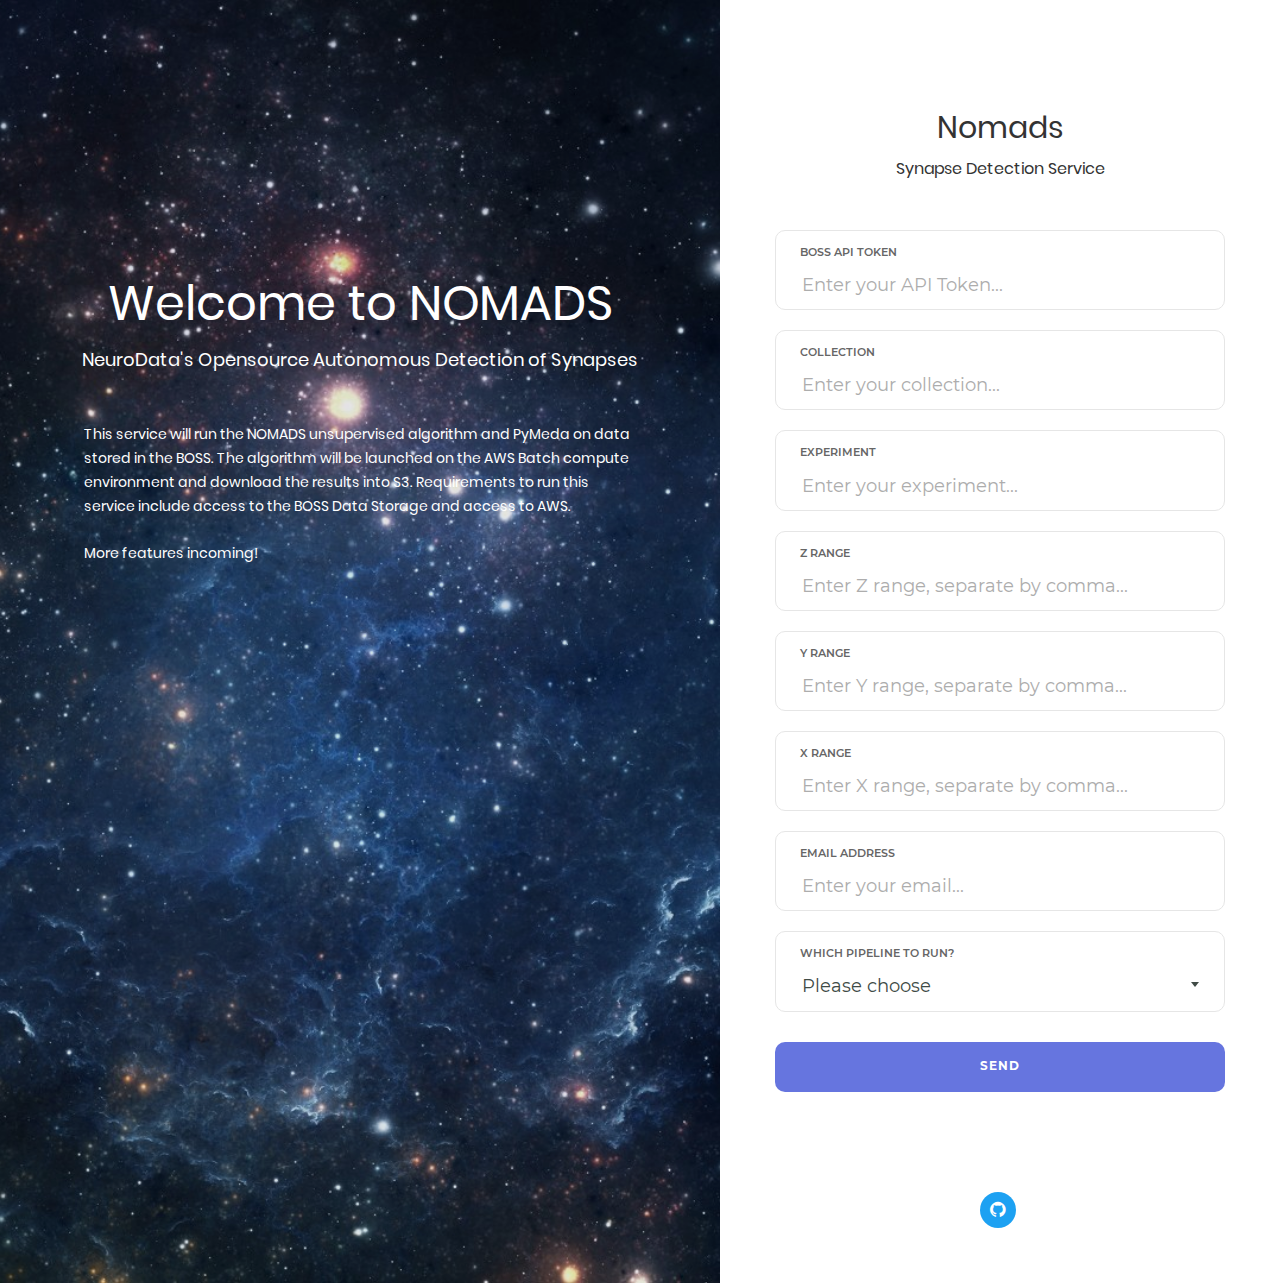
<file: source/richard/service/service/templates/index.html>
<!DOCTYPE html>
<html lang="en">
<head>
	<title>NOMADS</title>
	<meta charset="UTF-8">
	<meta name="viewport" content="width=device-width, initial-scale=1">
<!--===============================================================================================-->
	<!--<link rel="icon" type="image/png" href="images/icons/favicon.ico"/>-->
<!--===============================================================================================-->
	<link rel="stylesheet" type="text/css" href="../static/vendor/bootstrap/css/bootstrap.min.css">
<!--===============================================================================================-->
	<link rel="stylesheet" type="text/css" href="../static/fonts/font-awesome-4.7.0/css/font-awesome.min.css">
<!--===============================================================================================-->
	<link rel="stylesheet" type="text/css" href="../static/fonts/Linearicons-Free-v1.0.0/icon-font.min.css">
<!--===============================================================================================-->
	<link rel="stylesheet" type="text/css" href="../static/vendor/animate/animate.css">
<!--===============================================================================================-->
	<link rel="stylesheet" type="text/css" href="../static/vendor/css-hamburgers/hamburgers.min.css">
<!--===============================================================================================-->
	<link rel="stylesheet" type="text/css" href="../static/vendor/animsition/css/animsition.min.css">
<!--===============================================================================================-->
	<link rel="stylesheet" type="text/css" href="../static/vendor/select2/select2.min.css">
<!--===============================================================================================-->
	<link rel="stylesheet" type="text/css" href="../static/vendor/daterangepicker/daterangepicker.css">
<!--===============================================================================================-->
	<link rel="stylesheet" type="text/css" href="../static/css/util.css">
	<link rel="stylesheet" type="text/css" href="../static/css/main.css">
<!--===============================================================================================-->
</head>
<body>


	<div class="container-contact100">
		<div class="wrap-contact100">
			<form class="contact100-form validate-form" action = "/submit" method = "post" onSubmit="alert('Job submitted. Check email for results.');">
				<span class="contact100-form-title">
					Nomads <br />
					<font size = "3" >
						Synapse Detection Service
					</font>
				</span>


				<div class="wrap-input100 validate-input">
					<label class="label-input100" for="name">BOSS API Token</label>
					<input id="name" class="input100" type="text" name="token" placeholder="Enter your API Token..." required>
					<span class="focus-input100"></span>
				</div>

				<div class="wrap-input100 validate-input" data-validate="Collection is required">
					<label class="label-input100" for="name">Collection</label>
					<input id="name" class="input100" type="text" name="col" placeholder="Enter your collection..." required>
					<span class="focus-input100"></span>
				</div>

				<div class="wrap-input100 validate-input" data-validate="Experiment is required">
					<label class="label-input100" for="name">Experiment</label>
					<input id="name" class="input100" type="text" name="exp" placeholder="Enter your experiment..." required>
					<span class="focus-input100"></span>
				</div>

				<div class="wrap-input100 validate-input" data-validate="Z Range is required">
					<label class="label-input100" for="name">Z Range</label>
					<input id="name" class="input100" type="text" name="z_range" placeholder="Enter Z range, separate by comma..." required>
					<span class="focus-input100"></span>
				</div>

				<div class="wrap-input100 validate-input" data-validate="Y Range is required">
					<label class="label-input100" for="name">Y Range</label>
					<input id="name" class="input100" type="text" name="y_range" placeholder="Enter Y range, separate by comma..." required>
					<span class="focus-input100"></span>
				</div>

				<div class="wrap-input100 validate-input" data-validate="X Range is required">
					<label class="label-input100" for="name">X Range</label>
					<input id="name" class="input100" type="text" name="x_range" placeholder="Enter X range, separate by comma..." required>
					<span class="focus-input100"></span>
				</div>

				<div class="wrap-input100 validate-input" data-validate = "Valid email is required: ex@abc.xyz">
					<label class="label-input100" for="email">Email Address</label>
					<input id="email" class="input100" type="text" name="email" placeholder="Enter your email...">
					<span class="focus-input100"></span>
				</div>

				<div class="wrap-input100" data-validate="Pipeline choice is required">
					<div class="label-input100">Which pipeline to run?</div>
					<div>
						<select class="js-select2" name="pipeline">
							<option>Please choose</option>
							<option>nomads-unsupervised</option>
							<option>nomads-classifier</option>
						</select>
						<div class="dropDownSelect2"></div>
					</div>
					<span class="focus-input100"></span>
				</div>

				<div class="container-contact100-form-btn">
					<button class="contact100-form-btn" value = "Submit">
						Send
					</button>
				</div>

				<div class="contact100-form-social flex-c-m">

					<a href="https://github.com/NeuroDataDesign/nomads" class="contact100-form-social-item flex-c-m bg2 m-r-5">
						<i class="fa fa-github" aria-hidden="true"></i>
					</a>

				</div>
			</form>

			<div class="contact100-more flex-col-c-m" style="background-image: url('../static/images/bg-01.jpg');">
				<p class = "title">
					<font color = "white">
						<font size = 10>Welcome to NOMADS <br /></font>
						<font size = 4>NeuroData's Opensource Autonomous Detection of Synapses</font>
					</font>
				</p>
				<br />
				<br />
				<p class = "summary">
						<font color = "white">
							This service will run the NOMADS unsupervised algorithm and PyMeda on data stored in the BOSS.
							The algorithm will be launched on the AWS Batch compute environment and download the results into S3.
							Requirements to run this service include access to the BOSS Data Storage and access to AWS.
							<br />
							<br />
							More features incoming!
						</font>
				</p>
			</div>
		</div>
	</div>


<!--===============================================================================================-->
	<script src="../static/vendor/jquery/jquery-3.2.1.min.js"></script>
<!--===============================================================================================-->
	<script src="../static/vendor/animsition/js/animsition.min.js"></script>
<!--===============================================================================================-->
	<script src="../static/vendor/bootstrap/js/popper.js"></script>
	<script src="../static/vendor/bootstrap/js/bootstrap.min.js"></script>
<!--===============================================================================================-->
	<script src="../static/vendor/select2/select2.min.js"></script>
	<script>
		$(".js-select2").each(function(){
			$(this).select2({
				minimumResultsForSearch: 20,
				dropdownParent: $(this).next('.dropDownSelect2')
			});
		})
		$(".js-select2").each(function(){
			$(this).on('select2:open', function (e){
				$(this).parent().next().addClass('eff-focus-selection');
			});
		});
		$(".js-select2").each(function(){
			$(this).on('select2:close', function (e){
				$(this).parent().next().removeClass('eff-focus-selection');
			});
		});

	</script>
<!--===============================================================================================-->
	<script src="../static/vendor/daterangepicker/moment.min.js"></script>
	<script src="../static/vendor/daterangepicker/daterangepicker.js"></script>
<!--===============================================================================================-->
	<script src="../static/vendor/countdowntime/countdowntime.js"></script>
<!--===============================================================================================-->
	<script src="../static/js/main.js"></script>
	<!-- Global site tag (gtag.js) - Google Analytics -->
	<script async src="https://www.googletagmanager.com/gtag/js?id=UA-23581568-13"></script>
	<script>
	  window.dataLayer = window.dataLayer || [];
	  function gtag(){dataLayer.push(arguments);}
	  gtag('js', new Date());

	  gtag('config', 'UA-23581568-13');
	</script>
</body>
</html>
</file>
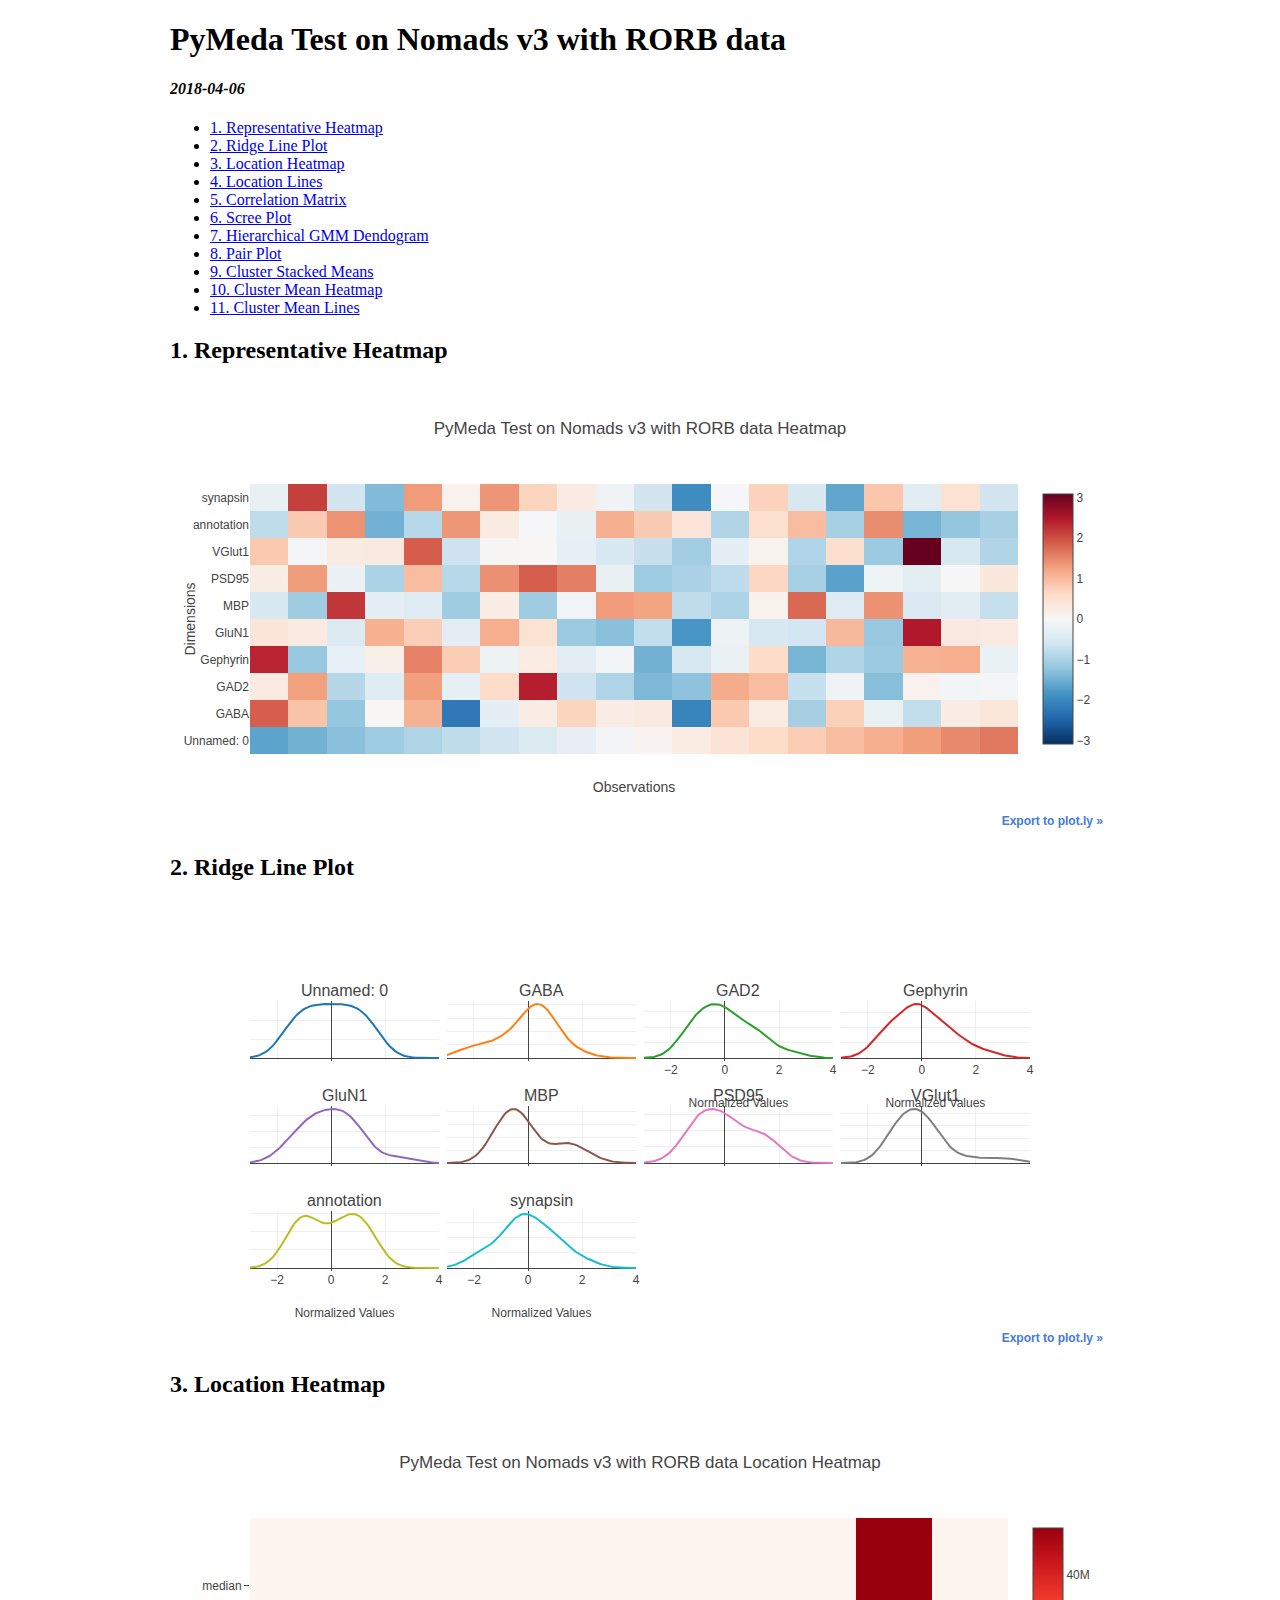
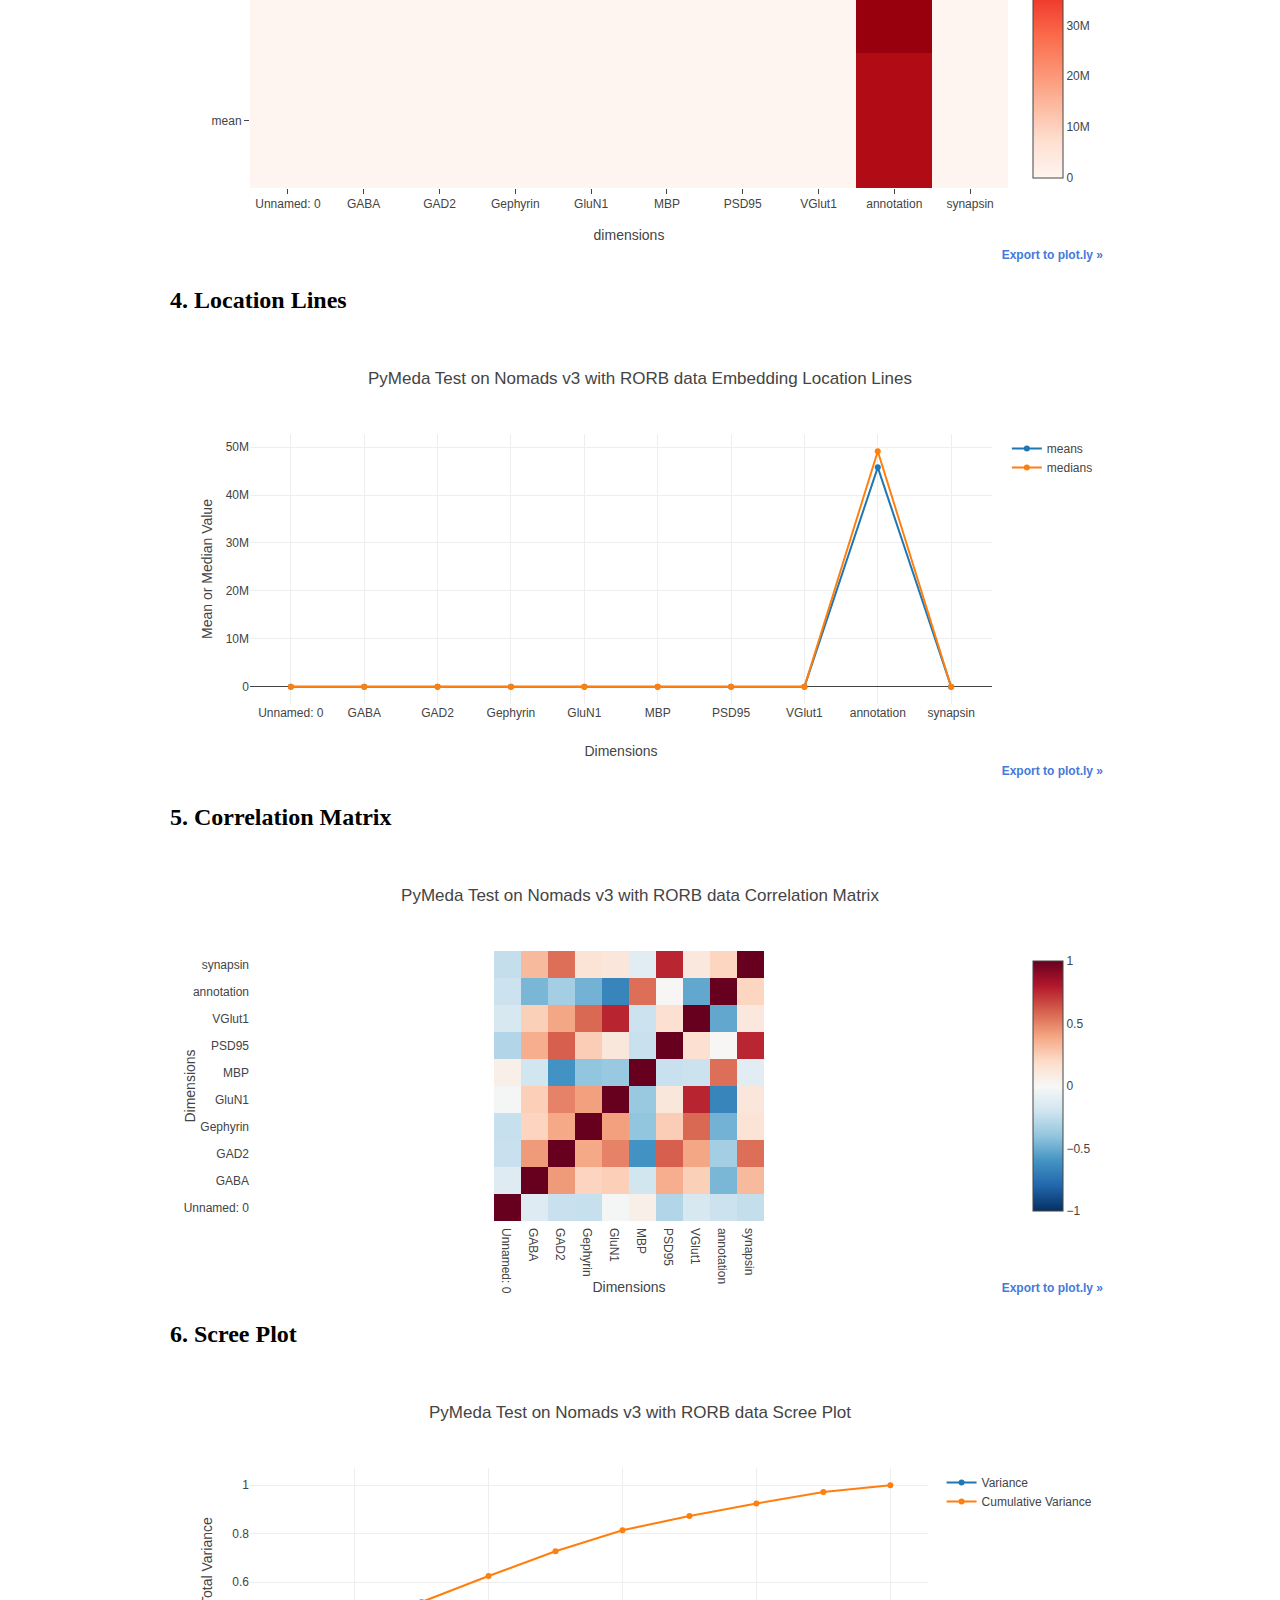
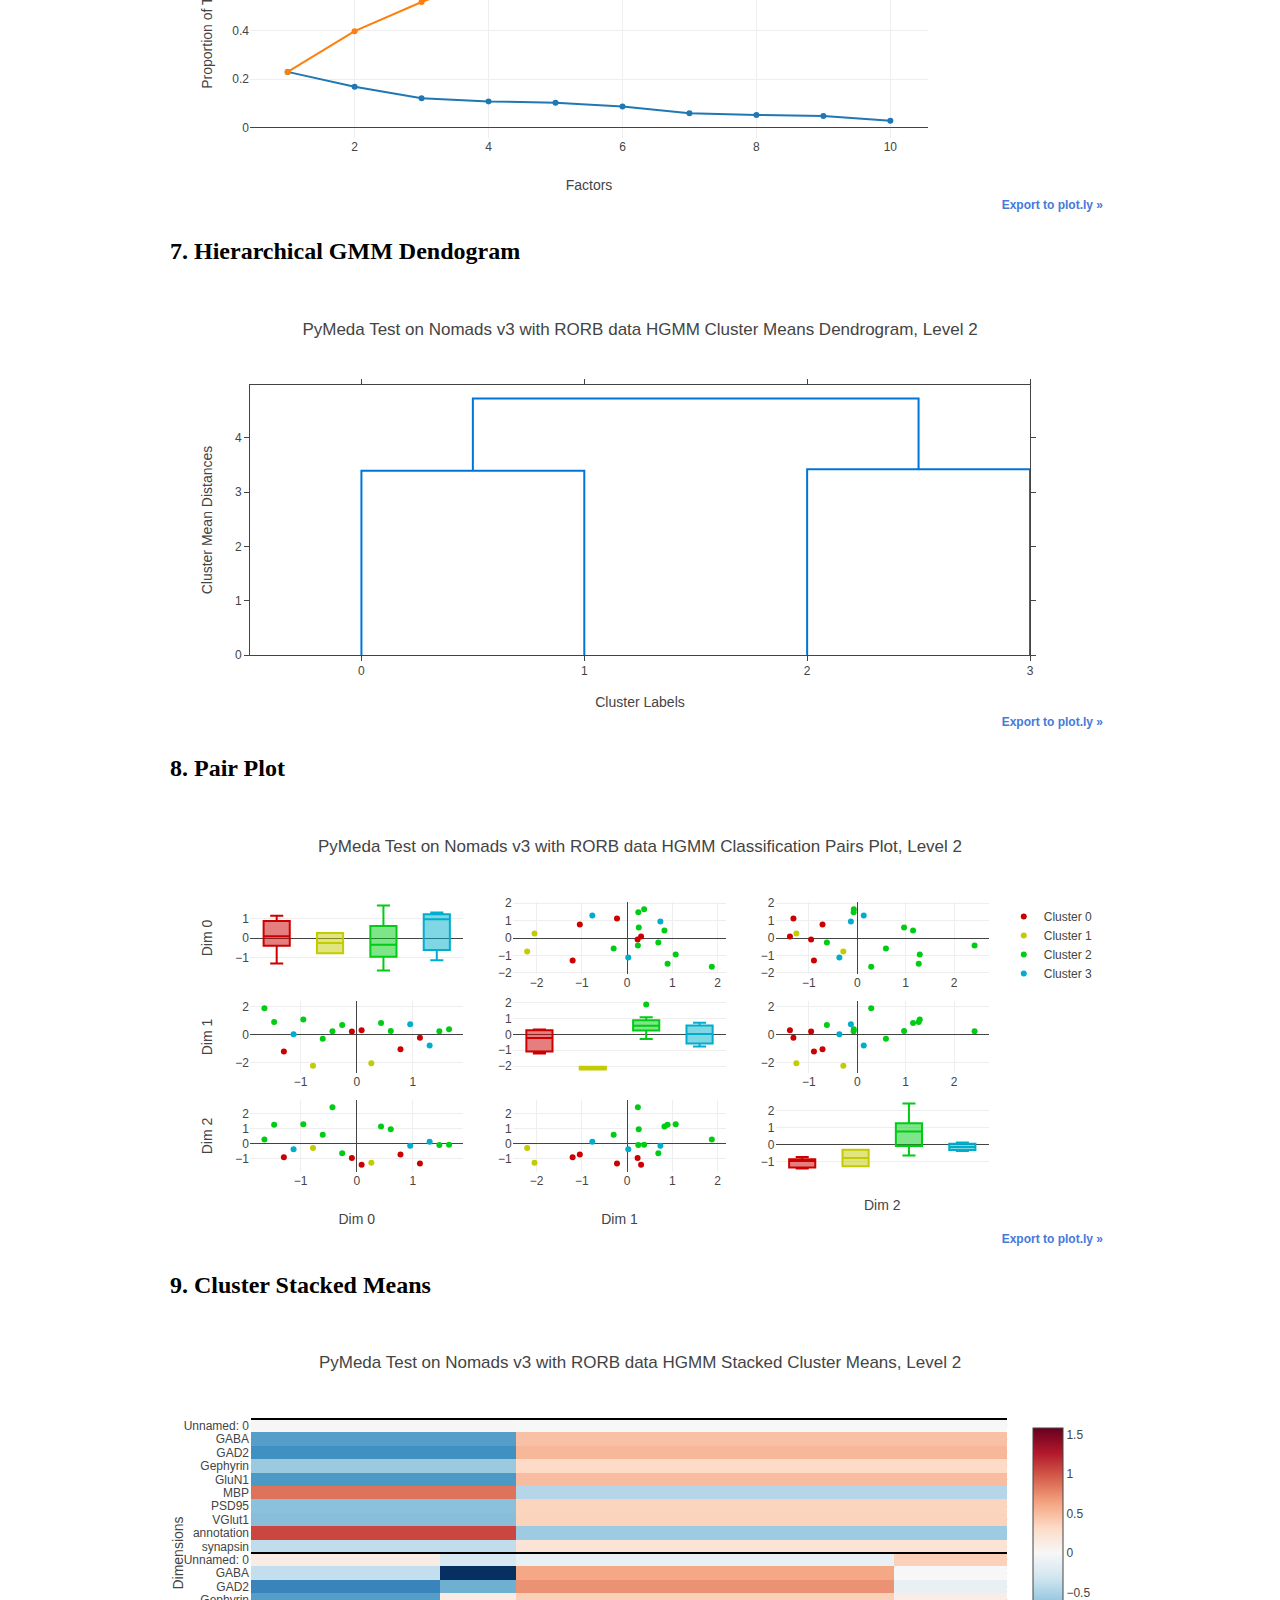
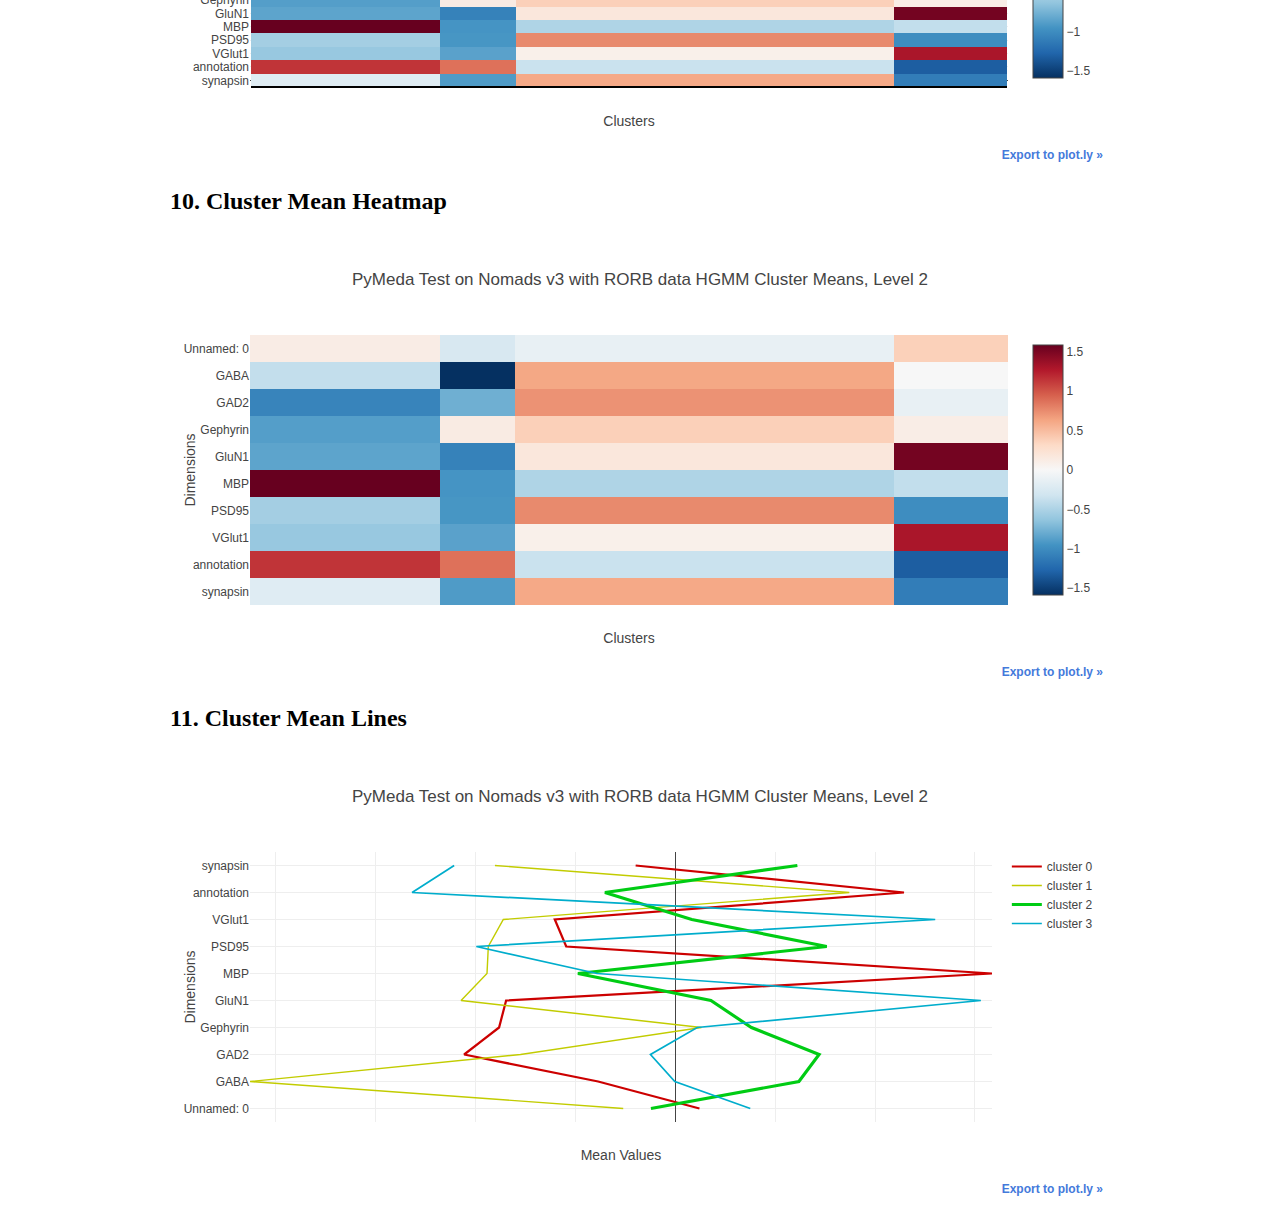
<file: source/richard/nomads_v3/2018-04-06_PyMeda Test on Nomads v3 with RORB data.html>
<!DOCTYPE html>
<html xmlns="http://www.w3.org/1999/xhtml">

<head>
    <meta charset="utf-8">
    <meta http-equiv="Content-Type" content="text/html; charset=UTF-8" />
    <meta name="generator" content="pandoc">
    <!--<meta name="viewport" content="width=device-width, initial-scale=1">-->
    <script src="https://cdn.plot.ly/plotly-latest.min.js"></script>
    <title>PyMeda Test on Nomads v3 with RORB data</title>
</head>

<body>
    <div style="visibility: hidden; overflow: hidden; position: absolute; top: 0px; height: 1px; width: auto; padding: 0px; border: 0px; margin: 0px; text-align: left; text-indent: 0px; text-transform: none; line-height: normal; letter-spacing: normal; word-spacing: normal;">
    </div>

    <style type="text/css">
        .main-container {
            max-width: 940px;
            margin-left: auto;
            margin-right: auto;
        }

        code {
            color: inherit;
            background-color: rgba(0, 0, 0, 0.04);
        }

        img {
            max-width: 100%;
            height: auto;
        }

        .tabbed-pane {
            padding-top: 12px;
        }

        button.code-folding-btn:focus {
            outline: none;
        }
    </style>
    <div class="container-fluid main-container">
        <div class="fluid-row" id="header">
            <h1 class="title toc-ignore">PyMeda Test on Nomads v3 with RORB data</h1>
            <h4 class='date'>
                <em>2018-04-06</em>
            </h4>
        </div>
        <div id="TOC">
            <ul>
                
                <li>
                    <a href=#Representative Heatmap>
                        <span class="toc-section-number">1.</span> Representative Heatmap
                    </a>
                </li>
                
                <li>
                    <a href=#Ridge Line Plot>
                        <span class="toc-section-number">2.</span> Ridge Line Plot
                    </a>
                </li>
                
                <li>
                    <a href=#Location Heatmap>
                        <span class="toc-section-number">3.</span> Location Heatmap
                    </a>
                </li>
                
                <li>
                    <a href=#Location Lines>
                        <span class="toc-section-number">4.</span> Location Lines
                    </a>
                </li>
                
                <li>
                    <a href=#Correlation Matrix>
                        <span class="toc-section-number">5.</span> Correlation Matrix
                    </a>
                </li>
                
                <li>
                    <a href=#Scree Plot>
                        <span class="toc-section-number">6.</span> Scree Plot
                    </a>
                </li>
                
                <li>
                    <a href=#Hierarchical GMM Dendogram>
                        <span class="toc-section-number">7.</span> Hierarchical GMM Dendogram
                    </a>
                </li>
                
                <li>
                    <a href=#Pair Plot>
                        <span class="toc-section-number">8.</span> Pair Plot
                    </a>
                </li>
                
                <li>
                    <a href=#Cluster Stacked Means>
                        <span class="toc-section-number">9.</span> Cluster Stacked Means
                    </a>
                </li>
                
                <li>
                    <a href=#Cluster Mean Heatmap>
                        <span class="toc-section-number">10.</span> Cluster Mean Heatmap
                    </a>
                </li>
                
                <li>
                    <a href=#Cluster Mean Lines>
                        <span class="toc-section-number">11.</span> Cluster Mean Lines
                    </a>
                </li>
                
            </ul>
        </div>

        
        <div id=Representative Heatmap class="section level2">
            <h2>
                <span class="header-section-number">1.</span> Representative Heatmap
            </h2>
            <div id="b836e3d1-6a81-4f25-a781-8834703545e1" style="height: 100%; width: 100%;" class="plotly-graph-div"></div><script type="text/javascript">window.PLOTLYENV=window.PLOTLYENV || {};window.PLOTLYENV.BASE_URL="https://plot.ly";Plotly.newPlot("b836e3d1-6a81-4f25-a781-8834703545e1", [{"type": "heatmap", "z": [[-1.647508942095828, -1.474086948191004, -1.30066495428618, -1.1272429603813559, -0.9538209664765319, -0.780398972571708, -0.6069769786668839, -0.43355498476205995, -0.26013299085723596, -0.086710996952412, 0.086710996952412, 0.26013299085723596, 0.43355498476205995, 0.6069769786668839, 0.780398972571708, 0.9538209664765319, 1.1272429603813559, 1.30066495428618, 1.474086948191004, 1.647508942095828], [1.87450276139781, 0.896090309346505, -1.2041090442515454, 0.0263903519675674, 1.0757022570660684, -2.20930573412068, -0.2965960452474366, 0.23908871110915542, 0.691269667210161, 0.23278653750496023, 0.30998816415635144, -2.0470247638126535, 0.8267663997003578, 0.257995231921741, -1.0449791607456167, 0.7369604258405763, -0.22254550539814302, -0.7692590655620767, 0.2485419715154482, 0.37773653040144983], [0.28691358864469635, 1.2689995708718635, -0.8962754873586105, -0.3710644948752944, 1.290476600304267, -0.28906129158793653, 0.5914969151405972, 2.422901788558257, -0.6287888480641336, -0.9548492039924376, -1.392199621525013, -1.2594325304883385, 1.1518521376042095, 0.9663687015970904, -0.7186018802360017, -0.132864713897731, -1.319958704343293, 0.13266946817561842, -0.07624345448503149, -0.07233854004277634], [2.3729946858848785, -1.186268598515421, -0.2529913362819234, 0.1861979635926637, 1.554089637160388, 0.7763585852991401, -0.1569186769343575, 0.2639710687787885, -0.3307644414680482, -0.10202001445003409, -1.4744865765581188, -0.5137599830824595, -0.21639222795904114, 0.5979379322250891, -1.4333125796948762, -0.9483743944166864, -1.1450946016521784, 1.0920258945839996, 1.133199891447242, -0.21639222795904114], [0.3976152429960456, 0.2853677259721892, -0.431289498103202, 1.099881759760686, 0.7660173501512668, -0.3305545469279462, 1.1315413158443377, 0.4494217893147486, -1.1421904392542928, -1.2976100782104019, -0.7680320491747714, -1.8127973999352813, -0.15786605919893631, -0.5233900248920073, -0.5694402882864099, 1.0077812329718807, -1.1652155709514942, 2.4813896615927655, 0.29975843328294, 0.2796114430478888], [-0.4947010973558479, -1.0983258833975125, 2.1996814323081404, -0.2938775547721966, -0.3815935848662052, -1.0983258833975125, 0.21452917228584012, -1.097748804252157, -0.09305401218854531, 1.3040545987166838, 1.2399988135822435, -0.7855489866149291, -0.9742538671461186, 0.13604640851751665, 1.7761053396173354, -0.4040996715350627, 1.4079288448806415, -0.47565748555912235, -0.34235220298204344, -0.7388055758411481], [0.2416462373766756, 1.3093193895932458, -0.19280586977527983, -0.985042065170022, 0.9600539701181444, -0.8686202586783216, 1.422901639829051, 1.8743910845163774, 1.5790772339032835, -0.24391788238139223, -1.1270198779647786, -1.0020794027053928, -0.8033104647927335, 0.6647401195050505, -1.0219562964966589, -1.6750542353525395, -0.1416938571691674, -0.32626501380235107, -0.0025556006303058786, 0.33819115007711015], [0.8299714525321408, -0.05494584528958424, 0.27183733985373254, 0.3036480923898076, 1.87683439962843, -0.6477825970982563, 0.040486412318641016, 0.026026979347697796, -0.26605356666535523, -0.4916207210120695, -0.7085122155762178, -1.0728899264439868, -0.2949724326072417, 0.10699980398497982, -0.9398631431113093, 0.5089720405772014, -1.145187091298703, 3.0914267691876605, -0.5002963807946355, -0.9340793699229321], [-0.792430716647408, 0.8093764453084717, 1.3998399756744533, -1.4831287624432339, -0.8740924078606535, 1.3555458092358423, 0.26573329485646785, -0.025350434525664645, -0.2332703176315732, 1.1112788107211176, 0.8005842464731133, 0.38701873064850745, -0.9283015346792304, 0.49930440125030034, 0.9585390227960784, -1.0166313934244176, 1.4548522862630398, -1.450640621106993, -1.2077114632347021, -1.0305153716735178], [-0.24637475396955336, 2.140272792657508, -0.6031060651818914, -1.362598534214611, 1.3163385383735273, 0.12876849588600212, 1.3830818159551905, 0.6903326245041342, 0.27146102037093733, -0.12669715278863994, -0.5892971111994783, -1.9333686321543517, -0.041541936563759256, 0.7225535171297648, -0.5202523412874128, -1.6203656752196551, 0.8491355953018846, -0.3361329548552384, 0.46938936078552485, -0.5915986035298805]], "zmin": -3.0914267691876605, "zmax": 3.0914267691876605, "colorscale": [[0.0, "rgb(5,48,97)"], [0.1, "rgb(33,102,172)"], [0.2, "rgb(67,147,195)"], [0.30000000000000004, "rgb(146,197,222)"], [0.4, "rgb(209,229,240)"], [0.5, "rgb(247,247,247)"], [0.6000000000000001, "rgb(253,219,199)"], [0.7000000000000001, "rgb(244,165,130)"], [0.8, "rgb(214,96,77)"], [0.9, "rgb(178,24,43)"], [1.0, "rgb(103,0,31)"]]}], {"title": "PyMeda Test on Nomads v3 with RORB data Heatmap", "xaxis": {"title": "Observations", "ticktext": [0, 1, 2, 3, 4, 5, 6, 7, 8, 9, 10, 11, 12, 13, 14, 15, 16, 17, 18, 19], "ticks": "", "showticklabels": false, "tickvals": [0, 1, 2, 3, 4, 5, 6, 7, 8, 9, 10, 11, 12, 13, 14, 15, 16, 17, 18, 19]}, "yaxis": {"title": "Dimensions", "ticktext": ["Unnamed: 0", "GABA", "GAD2", "Gephyrin", "GluN1", "MBP", "PSD95", "VGlut1", "annotation", "synapsin"], "ticks": "", "showticklabels": true, "tickvals": [0, 1, 2, 3, 4, 5, 6, 7, 8, 9]}, "autosize": true}, {"showLink": true, "linkText": "Export to plot.ly"})</script>
        </div>
        
        <div id=Ridge Line Plot class="section level2">
            <h2>
                <span class="header-section-number">2.</span> Ridge Line Plot
            </h2>
            <div id="e0b22002-da64-488f-9701-4f256a9edaec" style="height: 100%; width: 100%;" class="plotly-graph-div"></div><script type="text/javascript">window.PLOTLYENV=window.PLOTLYENV || {};window.PLOTLYENV.BASE_URL="https://plot.ly";Plotly.newPlot("e0b22002-da64-488f-9701-4f256a9edaec", [{"type": "scatter", "x": [-3.0, -2.9292929292929295, -2.8585858585858586, -2.787878787878788, -2.717171717171717, -2.6464646464646466, -2.5757575757575757, -2.505050505050505, -2.4343434343434343, -2.3636363636363638, -2.292929292929293, -2.2222222222222223, -2.1515151515151514, -2.080808080808081, -2.0101010101010104, -1.9393939393939394, -1.8686868686868687, -1.797979797979798, -1.7272727272727273, -1.6565656565656566, -1.5858585858585859, -1.5151515151515151, -1.4444444444444444, -1.3737373737373737, -1.3030303030303032, -1.2323232323232325, -1.1616161616161618, -1.090909090909091, -1.0202020202020203, -0.9494949494949494, -0.8787878787878789, -0.808080808080808, -0.7373737373737375, -0.666666666666667, -0.595959595959596, -0.5252525252525255, -0.4545454545454546, -0.3838383838383841, -0.31313131313131315, -0.24242424242424265, -0.1717171717171717, -0.10101010101010122, -0.030303030303030276, 0.04040404040404022, 0.11111111111111116, 0.18181818181818166, 0.2525252525252526, 0.3232323232323231, 0.3939393939393936, 0.46464646464646453, 0.535353535353535, 0.606060606060606, 0.6767676767676765, 0.7474747474747474, 0.8181818181818179, 0.8888888888888888, 0.9595959595959593, 1.0303030303030303, 1.1010101010101012, 1.1717171717171713, 1.2424242424242422, 1.3131313131313131, 1.383838383838384, 1.4545454545454541, 1.525252525252525, 1.595959595959596, 1.666666666666666, 1.737373737373737, 1.808080808080808, 1.878787878787879, 1.949494949494949, 2.02020202020202, 2.090909090909091, 2.1616161616161618, 2.232323232323232, 2.3030303030303028, 2.3737373737373737, 2.4444444444444446, 2.5151515151515147, 2.5858585858585856, 2.6565656565656566, 2.7272727272727266, 2.7979797979797976, 2.8686868686868685, 2.9393939393939394, 3.0101010101010095, 3.0808080808080804, 3.1515151515151514, 3.2222222222222223, 3.2929292929292924, 3.3636363636363633, 3.4343434343434343, 3.505050505050505, 3.5757575757575752, 3.646464646464646, 3.717171717171717, 3.787878787878787, 3.858585858585858, 3.929292929292929, 4.0], "y": [0.003479127777447499, 0.0047935506348994765, 0.006511657394790826, 0.008722124492819368, 0.011521342358930643, 0.01501039857311665, 0.019290930487001975, 0.024459923147059727, 0.03060365707445619, 0.03779114456244699, 0.046067515424115246, 0.0554479044653253, 0.06591243525191923, 0.07740287407341558, 0.08982143769465036, 0.10303208126445472, 0.11686438155514403, 0.13111988773979452, 0.1455805659501997, 0.1600187461566103, 0.17420781940222255, 0.18793285204219176, 0.20100029266583427, 0.21324604556018176, 0.2245413583056088, 0.234796196733419, 0.24396002823442867, 0.25202017313011, 0.2589980857105193, 0.26494407103096096, 0.26993101964657523, 0.27404774932396964, 0.2773924886450234, 0.28006693722969717, 0.2821712095439818, 0.2837998328134162, 0.2850388410192748, 0.28596389876293354, 0.286639308428375, 0.2871177041969298, 0.2874402157290788, 0.2876368886678815, 0.2877271731309167, 0.2877203294702574, 0.28761564786784916, 0.2874024308800013, 0.287059742869208, 0.2865559849169959, 0.2858484058077964, 0.28488270591534, 0.2835929272440603, 0.2819018444280564, 0.27972207256089787, 0.2769580830280694, 0.2735092642855617, 0.2692740799277356, 0.2641552647118677, 0.2580658686621145, 0.2509358230769986, 0.24271857726312446, 0.23339726012588008, 0.2229897745464116, 0.21155224890947133, 0.19918035628860128, 0.18600816539494003, 0.17220439601154963, 0.1579661934761711, 0.14351078330350628, 0.12906558699211612, 0.11485754424989904, 0.10110247287635721, 0.08799529342942589, 0.07570185214865471, 0.06435290537580453, 0.05404060509577267, 0.044817577778418376, 0.03669844862647825, 0.029663458685191723, 0.023663674049813226, 0.018627206113884055, 0.014465850735529258, 0.011081604485041707, 0.008372613064084374, 0.0062382321026199054, 0.004583014856528714, 0.0033195680841093906, 0.002370323962705119, 0.0016683547857684776, 0.0011574058724685137, 0.0007913424097311227, 0.0005332026403566719, 0.00035402935679751987, 0.00023162085972738695, 0.00014930755456909437, 9.482607828770548e-05, 5.9332626078233704e-05, 3.657282988556656e-05, 2.220770336796973e-05, 1.3283453599501736e-05, 7.826435762529575e-06], "mode": "lines", "xaxis": "x1", "yaxis": "y1"}, {"type": "scatter", "x": [-3.0, -2.9292929292929295, -2.8585858585858586, -2.787878787878788, -2.717171717171717, -2.6464646464646466, -2.5757575757575757, -2.505050505050505, -2.4343434343434343, -2.3636363636363638, -2.292929292929293, -2.2222222222222223, -2.1515151515151514, -2.080808080808081, -2.0101010101010104, -1.9393939393939394, -1.8686868686868687, -1.797979797979798, -1.7272727272727273, -1.6565656565656566, -1.5858585858585859, -1.5151515151515151, -1.4444444444444444, -1.3737373737373737, -1.3030303030303032, -1.2323232323232325, -1.1616161616161618, -1.090909090909091, -1.0202020202020203, -0.9494949494949494, -0.8787878787878789, -0.808080808080808, -0.7373737373737375, -0.666666666666667, -0.595959595959596, -0.5252525252525255, -0.4545454545454546, -0.3838383838383841, -0.31313131313131315, -0.24242424242424265, -0.1717171717171717, -0.10101010101010122, -0.030303030303030276, 0.04040404040404022, 0.11111111111111116, 0.18181818181818166, 0.2525252525252526, 0.3232323232323231, 0.3939393939393936, 0.46464646464646453, 0.535353535353535, 0.606060606060606, 0.6767676767676765, 0.7474747474747474, 0.8181818181818179, 0.8888888888888888, 0.9595959595959593, 1.0303030303030303, 1.1010101010101012, 1.1717171717171713, 1.2424242424242422, 1.3131313131313131, 1.383838383838384, 1.4545454545454541, 1.525252525252525, 1.595959595959596, 1.666666666666666, 1.737373737373737, 1.808080808080808, 1.878787878787879, 1.949494949494949, 2.02020202020202, 2.090909090909091, 2.1616161616161618, 2.232323232323232, 2.3030303030303028, 2.3737373737373737, 2.4444444444444446, 2.5151515151515147, 2.5858585858585856, 2.6565656565656566, 2.7272727272727266, 2.7979797979797976, 2.8686868686868685, 2.9393939393939394, 3.0101010101010095, 3.0808080808080804, 3.1515151515151514, 3.2222222222222223, 3.2929292929292924, 3.3636363636363633, 3.4343434343434343, 3.505050505050505, 3.5757575757575752, 3.646464646464646, 3.717171717171717, 3.787878787878787, 3.858585858585858, 3.929292929292929, 4.0], "y": [0.022021267920795458, 0.02652521332506846, 0.031489721665903504, 0.03685273806362664, 0.04252870322816046, 0.048412119581588774, 0.054383489118974594, 0.060317319630957385, 0.0660915878434865, 0.07159778027377495, 0.07675045347021787, 0.08149520537817088, 0.08581405318672823, 0.08972747167012929, 0.09329273535781234, 0.09659867905913226, 0.09975747734309097, 0.10289446949244099, 0.10613735156773675, 0.10960616776851206, 0.11340543257368592, 0.11761940941484123, 0.12231110033126286, 0.1275249313637543, 0.1332925349662823, 0.13964052208755592, 0.14659878140776142, 0.15420769776644133, 0.16252277144467445, 0.17161543563397982, 0.18156936959926911, 0.19247222236331057, 0.20440331315659518, 0.2174184734980908, 0.2315336626124649, 0.24670926193955267, 0.2628369999827717, 0.2797312689522191, 0.2971261920849051, 0.31467923361970856, 0.33198148030785946, 0.34857404329794234, 0.36396941258302307, 0.3776761140109448, 0.38922472357589166, 0.39819321212650205, 0.40422972351961195, 0.407071200457017, 0.4065567123128866, 0.40263484286548074, 0.39536499630116395, 0.38491292044882625, 0.37154108897854754, 0.355594814424506, 0.3374850886884697, 0.31766919075928957, 0.2966300935294706, 0.2748556708418809, 0.252818669483914, 0.23095837104799488, 0.20966481354279853, 0.1892663517238118, 0.1700211871398179, 0.15211328092809634, 0.1356527765084472, 0.12068072544441588, 0.10717756368827958, 0.09507447265696171, 0.08426652608852726, 0.07462640626821358, 0.0660174918034738, 0.058305272060345706, 0.05136630770404322, 0.04509429261752599, 0.03940313050536784, 0.03422726999941728, 0.02951980337314777, 0.025248998683471947, 0.021393993370675022, 0.01794033621703188, 0.014875944985179634, 0.012187878344547366, 0.00986013458465486, 0.007872514791767976, 0.006200446242055832, 0.004815565196833483, 0.00368681024877775, 0.0027817732235192096, 0.0020680844039991726, 0.0015146599920190143, 0.0010926997594584607, 0.0007763812399306529, 0.0005432461140512564, 0.00037431057648144866, 0.0002539534229707508, 0.00016964466286187633, 0.00011157637424063705, 7.224957545108772e-05, 4.605928452344836e-05, 2.8907328041532146e-05], "mode": "lines", "xaxis": "x2", "yaxis": "y2"}, {"type": "scatter", "x": [-3.0, -2.9292929292929295, -2.8585858585858586, -2.787878787878788, -2.717171717171717, -2.6464646464646466, -2.5757575757575757, -2.505050505050505, -2.4343434343434343, -2.3636363636363638, -2.292929292929293, -2.2222222222222223, -2.1515151515151514, -2.080808080808081, -2.0101010101010104, -1.9393939393939394, -1.8686868686868687, -1.797979797979798, -1.7272727272727273, -1.6565656565656566, -1.5858585858585859, -1.5151515151515151, -1.4444444444444444, -1.3737373737373737, -1.3030303030303032, -1.2323232323232325, -1.1616161616161618, -1.090909090909091, -1.0202020202020203, -0.9494949494949494, -0.8787878787878789, -0.808080808080808, -0.7373737373737375, -0.666666666666667, -0.595959595959596, -0.5252525252525255, -0.4545454545454546, -0.3838383838383841, -0.31313131313131315, -0.24242424242424265, -0.1717171717171717, -0.10101010101010122, -0.030303030303030276, 0.04040404040404022, 0.11111111111111116, 0.18181818181818166, 0.2525252525252526, 0.3232323232323231, 0.3939393939393936, 0.46464646464646453, 0.535353535353535, 0.606060606060606, 0.6767676767676765, 0.7474747474747474, 0.8181818181818179, 0.8888888888888888, 0.9595959595959593, 1.0303030303030303, 1.1010101010101012, 1.1717171717171713, 1.2424242424242422, 1.3131313131313131, 1.383838383838384, 1.4545454545454541, 1.525252525252525, 1.595959595959596, 1.666666666666666, 1.737373737373737, 1.808080808080808, 1.878787878787879, 1.949494949494949, 2.02020202020202, 2.090909090909091, 2.1616161616161618, 2.232323232323232, 2.3030303030303028, 2.3737373737373737, 2.4444444444444446, 2.5151515151515147, 2.5858585858585856, 2.6565656565656566, 2.7272727272727266, 2.7979797979797976, 2.8686868686868685, 2.9393939393939394, 3.0101010101010095, 3.0808080808080804, 3.1515151515151514, 3.2222222222222223, 3.2929292929292924, 3.3636363636363633, 3.4343434343434343, 3.505050505050505, 3.5757575757575752, 3.646464646464646, 3.717171717171717, 3.787878787878787, 3.858585858585858, 3.929292929292929, 4.0], "y": [0.0014191012357125362, 0.0020529886682299227, 0.0029262781657654288, 0.004109944757136442, 0.005688358560092694, 0.007759113245909836, 0.010431809630918372, 0.013825575311702018, 0.018065175498735125, 0.023275685844588764, 0.029575850063273672, 0.03707042095623831, 0.04584196327206374, 0.05594275523289702, 0.06738753482266387, 0.08014787139391234, 0.09414888418207061, 0.10926886986039011, 0.1253421489903339, 0.14216511940906765, 0.15950515032590815, 0.1771116105006205, 0.19472804627512133, 0.21210435426312563, 0.22900776052999988, 0.2452315362578364, 0.26060064106629716, 0.27497386019450737, 0.28824244395352294, 0.30032570921012647, 0.3111644617527605, 0.3207133889418812, 0.32893371081195094, 0.33578734079465355, 0.3412335935671183, 0.3452291102291399, 0.3477311948319186, 0.34870423254808924, 0.3481283588506408, 0.3460091412377764, 0.34238678094322184, 0.33734328399065605, 0.33100620621842797, 0.32354793449304775, 0.31517998730303737, 0.30614243976857747, 0.29668922249176294, 0.2870706265640002, 0.2775147897271452, 0.26821017825754184, 0.25929107707319327, 0.25082784819636833, 0.24282323806739592, 0.23521535989779663, 0.22788722458604502, 0.22068193374439407, 0.21342197571985008, 0.2059305662474775, 0.19805271563266663, 0.18967372078469372, 0.18073307444888095, 0.1712323206584388, 0.1612360974007388, 0.15086640382313346, 0.14029090793588897, 0.12970677286342905, 0.11932194355474622, 0.1093360482491694, 0.09992301200331462, 0.09121717208500499, 0.08330417855856165, 0.07621733333640227, 0.06993935480338737, 0.06440893940674837, 0.05953100011387331, 0.055189146111058254, 0.0512588528987678, 0.04761985296749854, 0.04416652510820277, 0.04081542674700117, 0.03750953959420376, 0.03421922404917783, 0.030940248886637125, 0.027689539988335586, 0.024499452947307213, 0.021411415334250675, 0.018469717924246475, 0.01571608542002973, 0.013185458531984709, 0.010903204523200082, 0.008883772741901077, 0.007130648145893531, 0.005637342933446649, 0.004389108128419678, 0.0033650390537454666, 0.002540280853262203, 0.0018880992017588285, 0.0013816531865001272, 0.0009953797985782105, 0.0007059633075925905], "mode": "lines", "xaxis": "x3", "yaxis": "y3"}, {"type": "scatter", "x": [-3.0, -2.9292929292929295, -2.8585858585858586, -2.787878787878788, -2.717171717171717, -2.6464646464646466, -2.5757575757575757, -2.505050505050505, -2.4343434343434343, -2.3636363636363638, -2.292929292929293, -2.2222222222222223, -2.1515151515151514, -2.080808080808081, -2.0101010101010104, -1.9393939393939394, -1.8686868686868687, -1.797979797979798, -1.7272727272727273, -1.6565656565656566, -1.5858585858585859, -1.5151515151515151, -1.4444444444444444, -1.3737373737373737, -1.3030303030303032, -1.2323232323232325, -1.1616161616161618, -1.090909090909091, -1.0202020202020203, -0.9494949494949494, -0.8787878787878789, -0.808080808080808, -0.7373737373737375, -0.666666666666667, -0.595959595959596, -0.5252525252525255, -0.4545454545454546, -0.3838383838383841, -0.31313131313131315, -0.24242424242424265, -0.1717171717171717, -0.10101010101010122, -0.030303030303030276, 0.04040404040404022, 0.11111111111111116, 0.18181818181818166, 0.2525252525252526, 0.3232323232323231, 0.3939393939393936, 0.46464646464646453, 0.535353535353535, 0.606060606060606, 0.6767676767676765, 0.7474747474747474, 0.8181818181818179, 0.8888888888888888, 0.9595959595959593, 1.0303030303030303, 1.1010101010101012, 1.1717171717171713, 1.2424242424242422, 1.3131313131313131, 1.383838383838384, 1.4545454545454541, 1.525252525252525, 1.595959595959596, 1.666666666666666, 1.737373737373737, 1.808080808080808, 1.878787878787879, 1.949494949494949, 2.02020202020202, 2.090909090909091, 2.1616161616161618, 2.232323232323232, 2.3030303030303028, 2.3737373737373737, 2.4444444444444446, 2.5151515151515147, 2.5858585858585856, 2.6565656565656566, 2.7272727272727266, 2.7979797979797976, 2.8686868686868685, 2.9393939393939394, 3.0101010101010095, 3.0808080808080804, 3.1515151515151514, 3.2222222222222223, 3.2929292929292924, 3.3636363636363633, 3.4343434343434343, 3.505050505050505, 3.5757575757575752, 3.646464646464646, 3.717171717171717, 3.787878787878787, 3.858585858585858, 3.929292929292929, 4.0], "y": [0.0020566465823057, 0.0029197535651371742, 0.004084323566335771, 0.005630031515420192, 0.007648046100411139, 0.010239407305232356, 0.013512120282380044, 0.017576850956300148, 0.022541239022609218, 0.028503013489619693, 0.03554229102208444, 0.0437136359863643, 0.053038634025913925, 0.06349984503166373, 0.07503702420203116, 0.08754640600953154, 0.10088362276744044, 0.1148704827653784, 0.12930538949595383, 0.14397669126716553, 0.15867777446654274, 0.17322232806292182, 0.18745798397593844, 0.20127653579046334, 0.21461918868331142, 0.2274757925023644, 0.23987771387690182, 0.2518848303220897, 0.26356796886606926, 0.2749888392816296, 0.2861800084706994, 0.29712763459241526, 0.3077594773272502, 0.31794012966270785, 0.32747454044364405, 0.33611983058637973, 0.3436042991549563, 0.34965152994333754, 0.3540067917655384, 0.3564625843385017, 0.35688026741208856, 0.35520520921549215, 0.3514737244551301, 0.3458111162808039, 0.33842123783386807, 0.3295689922992413, 0.31955796340641973, 0.3087058203241582, 0.2973202336462136, 0.28567778831328206, 0.27400784688164304, 0.26248259687080544, 0.25121371820918087, 0.24025533769352225, 0.22961228644318438, 0.21925220633751374, 0.2091197942142056, 0.19915143010438857, 0.1892885849768984, 0.1794887037208857, 0.16973266012446936, 0.1600283297645312, 0.1504102747468374, 0.1409359390841169, 0.1316790824149709, 0.12272140999753291, 0.11414347563845016, 0.10601593815799379, 0.09839214697316483, 0.09130283289742891, 0.08475340880846614, 0.0787240707110688, 0.0731725669075011, 0.06803920707869651, 0.06325344735080679, 0.05874123853041142, 0.054432278754091186, 0.050266371652660555, 0.04619824548879766, 0.042200413581675596, 0.03826391853510048, 0.03439706523084098, 0.03062247502538816, 0.026972958198220383, 0.02348678682503285, 0.020202952371664043, 0.017156920442997024, 0.014377268160592824, 0.01188343222612287, 0.009684633622269288, 0.007779900759751468, 0.006159003117628777, 0.004804040653081748, 0.003691411283956452, 0.002793893903631822, 0.002082627690854508, 0.0015288280790635121, 0.0011051441723153761, 0.000786622201218154, 0.0005512883467238559], "mode": "lines", "xaxis": "x4", "yaxis": "y4"}, {"type": "scatter", "x": [-3.0, -2.9292929292929295, -2.8585858585858586, -2.787878787878788, -2.717171717171717, -2.6464646464646466, -2.5757575757575757, -2.505050505050505, -2.4343434343434343, -2.3636363636363638, -2.292929292929293, -2.2222222222222223, -2.1515151515151514, -2.080808080808081, -2.0101010101010104, -1.9393939393939394, -1.8686868686868687, -1.797979797979798, -1.7272727272727273, -1.6565656565656566, -1.5858585858585859, -1.5151515151515151, -1.4444444444444444, -1.3737373737373737, -1.3030303030303032, -1.2323232323232325, -1.1616161616161618, -1.090909090909091, -1.0202020202020203, -0.9494949494949494, -0.8787878787878789, -0.808080808080808, -0.7373737373737375, -0.666666666666667, -0.595959595959596, -0.5252525252525255, -0.4545454545454546, -0.3838383838383841, -0.31313131313131315, -0.24242424242424265, -0.1717171717171717, -0.10101010101010122, -0.030303030303030276, 0.04040404040404022, 0.11111111111111116, 0.18181818181818166, 0.2525252525252526, 0.3232323232323231, 0.3939393939393936, 0.46464646464646453, 0.535353535353535, 0.606060606060606, 0.6767676767676765, 0.7474747474747474, 0.8181818181818179, 0.8888888888888888, 0.9595959595959593, 1.0303030303030303, 1.1010101010101012, 1.1717171717171713, 1.2424242424242422, 1.3131313131313131, 1.383838383838384, 1.4545454545454541, 1.525252525252525, 1.595959595959596, 1.666666666666666, 1.737373737373737, 1.808080808080808, 1.878787878787879, 1.949494949494949, 2.02020202020202, 2.090909090909091, 2.1616161616161618, 2.232323232323232, 2.3030303030303028, 2.3737373737373737, 2.4444444444444446, 2.5151515151515147, 2.5858585858585856, 2.6565656565656566, 2.7272727272727266, 2.7979797979797976, 2.8686868686868685, 2.9393939393939394, 3.0101010101010095, 3.0808080808080804, 3.1515151515151514, 3.2222222222222223, 3.2929292929292924, 3.3636363636363633, 3.4343434343434343, 3.505050505050505, 3.5757575757575752, 3.646464646464646, 3.717171717171717, 3.787878787878787, 3.858585858585858, 3.929292929292929, 4.0], "y": [0.004569755357126919, 0.006039017054356531, 0.007877643017785714, 0.010146353348780782, 0.012907517069111533, 0.01622324753918576, 0.020153277760251973, 0.02475271928537052, 0.030069817208841505, 0.03614381118789112, 0.0430030003581872, 0.05066309187087949, 0.05912589303626002, 0.06837838974013842, 0.07839224126524494, 0.08912371378283124, 0.10051406897912017, 0.11249041639434325, 0.12496702403779184, 0.13784705967336777, 0.15102470628908118, 0.1643875649443023, 0.17781923443391115, 0.1912019482964817, 0.2044191610012315, 0.2173580062942086, 0.22991159412281015, 0.24198115446827576, 0.25347806007278223, 0.26432575102381894, 0.27446153594214096, 0.28383816272124457, 0.29242495522970197, 0.3002082302542016, 0.30719067389546983, 0.31338939567592916, 0.3188325041226799, 0.3235542509363938, 0.3275890412693768, 0.3309648570333061, 0.3336968333710927, 0.3357818164512417, 0.337194683597158, 0.33788702240957835, 0.3377884721517049, 0.3368106812758321, 0.3348534955836663, 0.33181272564354125, 0.3275886957258775, 0.3220947675151142, 0.3152651465463687, 0.30706147722488913, 0.29747795757923257, 0.2865449013857126, 0.27433080093835427, 0.26094298077548034, 0.2465268909114186, 0.2312640006865154, 0.2153681674373803, 0.19908031376865656, 0.18266128630746484, 0.16638289868366204, 0.15051736860064724, 0.13532560830869197, 0.12104507153539819, 0.10787804781246578, 0.09598138571080266, 0.0854585952392345, 0.07635512311792954, 0.06865733004984796, 0.06229536026645082, 0.05714972425956426, 0.053061062036924955, 0.04984225854790391, 0.04729187779399057, 0.04520778761920775, 0.04339986946901134, 0.04170083930879725, 0.03997442854764945, 0.03812045941649763, 0.03607666444387284, 0.03381740936602612, 0.031349750144127754, 0.028707460847877016, 0.025943792120830648, 0.023123752802078568, 0.020316654414154398, 0.017589534171538967, 0.015001898997991408, 0.012602036783793777, 0.010424947757600146, 0.008491780719222373, 0.0068105319312059005, 0.0053776868676513375, 0.00418045714767074, 0.0031992806409639105, 0.0024103011992453144, 0.001787612884870468, 0.0013051292286065475, 0.000938010179910932], "mode": "lines", "xaxis": "x1", "yaxis": "y5"}, {"type": "scatter", "x": [-3.0, -2.9292929292929295, -2.8585858585858586, -2.787878787878788, -2.717171717171717, -2.6464646464646466, -2.5757575757575757, -2.505050505050505, -2.4343434343434343, -2.3636363636363638, -2.292929292929293, -2.2222222222222223, -2.1515151515151514, -2.080808080808081, -2.0101010101010104, -1.9393939393939394, -1.8686868686868687, -1.797979797979798, -1.7272727272727273, -1.6565656565656566, -1.5858585858585859, -1.5151515151515151, -1.4444444444444444, -1.3737373737373737, -1.3030303030303032, -1.2323232323232325, -1.1616161616161618, -1.090909090909091, -1.0202020202020203, -0.9494949494949494, -0.8787878787878789, -0.808080808080808, -0.7373737373737375, -0.666666666666667, -0.595959595959596, -0.5252525252525255, -0.4545454545454546, -0.3838383838383841, -0.31313131313131315, -0.24242424242424265, -0.1717171717171717, -0.10101010101010122, -0.030303030303030276, 0.04040404040404022, 0.11111111111111116, 0.18181818181818166, 0.2525252525252526, 0.3232323232323231, 0.3939393939393936, 0.46464646464646453, 0.535353535353535, 0.606060606060606, 0.6767676767676765, 0.7474747474747474, 0.8181818181818179, 0.8888888888888888, 0.9595959595959593, 1.0303030303030303, 1.1010101010101012, 1.1717171717171713, 1.2424242424242422, 1.3131313131313131, 1.383838383838384, 1.4545454545454541, 1.525252525252525, 1.595959595959596, 1.666666666666666, 1.737373737373737, 1.808080808080808, 1.878787878787879, 1.949494949494949, 2.02020202020202, 2.090909090909091, 2.1616161616161618, 2.232323232323232, 2.3030303030303028, 2.3737373737373737, 2.4444444444444446, 2.5151515151515147, 2.5858585858585856, 2.6565656565656566, 2.7272727272727266, 2.7979797979797976, 2.8686868686868685, 2.9393939393939394, 3.0101010101010095, 3.0808080808080804, 3.1515151515151514, 3.2222222222222223, 3.2929292929292924, 3.3636363636363633, 3.4343434343434343, 3.505050505050505, 3.5757575757575752, 3.646464646464646, 3.717171717171717, 3.787878787878787, 3.858585858585858, 3.929292929292929, 4.0], "y": [0.00044546950302343154, 0.0006818996171787872, 0.0010282111746504992, 0.001527321245706285, 0.0022350862356184916, 0.0032226023526755417, 0.004578295805193822, 0.006409520954737759, 0.008843331040232015, 0.012026056154340456, 0.01612132970854954, 0.02130625871624483, 0.027765541472684115, 0.03568349818943494, 0.04523418643142081, 0.056570004779659504, 0.06980941757735322, 0.08502462833505703, 0.10223015666716509, 0.12137330671349866, 0.14232743886383675, 0.16488877237937083, 0.1887771730112519, 0.21364105147263102, 0.23906616033650532, 0.26458777537364586, 0.289705522254922, 0.3138999856895496, 0.33665022040464276, 0.3574513565893775, 0.37583162520241836, 0.39136828145575847, 0.4037020400122843, 0.41254972570168263, 0.4177148781513836, 0.4190960350014097, 0.4166923785758922, 0.41060639532941584, 0.40104319594898746, 0.3883061983338759, 0.3727889942037141, 0.3549633967705083, 0.33536388388315924, 0.3145688838209975, 0.2931795743725485, 0.2717970592157005, 0.2509989350221818, 0.23131636088295177, 0.21321278552668538, 0.19706547520590856, 0.18315091217356516, 0.17163499416382835, 0.16256875259445677, 0.15589001827152849, 0.15143110361639525, 0.14893215781854163, 0.1480594180121859, 0.14842717005190098, 0.149621897909922, 0.15122689058454436, 0.1528455278051701, 0.15412159892517852, 0.1547553159689671, 0.1545141282853276, 0.15323797697359945, 0.1508391730431067, 0.14729757299518015, 0.14265209802806209, 0.13698985728580332, 0.1304341766983292, 0.12313271560519999, 0.11524660962195521, 0.10694126169141535, 0.09837907080951871, 0.08971409129579498, 0.0810883930020184, 0.07262976439147223, 0.0644503664653713, 0.05664598998742494, 0.04929566429022128, 0.042461481925167965, 0.03618861079043296, 0.030505542918657542, 0.025424665891509296, 0.02094323847200365, 0.017044814765581073, 0.013701104686773711, 0.010874198021180878, 0.008519028516762048, 0.006585922698529636, 0.005023069754539117, 0.0037787630990063527, 0.0028032963239340513, 0.0020504391206293015, 0.0014784647149364458, 0.0010507426266841036, 0.0007359442124146554, 0.0005079308432228666, 0.0003454052664797859, 0.00023140700967833966], "mode": "lines", "xaxis": "x2", "yaxis": "y6"}, {"type": "scatter", "x": [-3.0, -2.9292929292929295, -2.8585858585858586, -2.787878787878788, -2.717171717171717, -2.6464646464646466, -2.5757575757575757, -2.505050505050505, -2.4343434343434343, -2.3636363636363638, -2.292929292929293, -2.2222222222222223, -2.1515151515151514, -2.080808080808081, -2.0101010101010104, -1.9393939393939394, -1.8686868686868687, -1.797979797979798, -1.7272727272727273, -1.6565656565656566, -1.5858585858585859, -1.5151515151515151, -1.4444444444444444, -1.3737373737373737, -1.3030303030303032, -1.2323232323232325, -1.1616161616161618, -1.090909090909091, -1.0202020202020203, -0.9494949494949494, -0.8787878787878789, -0.808080808080808, -0.7373737373737375, -0.666666666666667, -0.595959595959596, -0.5252525252525255, -0.4545454545454546, -0.3838383838383841, -0.31313131313131315, -0.24242424242424265, -0.1717171717171717, -0.10101010101010122, -0.030303030303030276, 0.04040404040404022, 0.11111111111111116, 0.18181818181818166, 0.2525252525252526, 0.3232323232323231, 0.3939393939393936, 0.46464646464646453, 0.535353535353535, 0.606060606060606, 0.6767676767676765, 0.7474747474747474, 0.8181818181818179, 0.8888888888888888, 0.9595959595959593, 1.0303030303030303, 1.1010101010101012, 1.1717171717171713, 1.2424242424242422, 1.3131313131313131, 1.383838383838384, 1.4545454545454541, 1.525252525252525, 1.595959595959596, 1.666666666666666, 1.737373737373737, 1.808080808080808, 1.878787878787879, 1.949494949494949, 2.02020202020202, 2.090909090909091, 2.1616161616161618, 2.232323232323232, 2.3030303030303028, 2.3737373737373737, 2.4444444444444446, 2.5151515151515147, 2.5858585858585856, 2.6565656565656566, 2.7272727272727266, 2.7979797979797976, 2.8686868686868685, 2.9393939393939394, 3.0101010101010095, 3.0808080808080804, 3.1515151515151514, 3.2222222222222223, 3.2929292929292924, 3.3636363636363633, 3.4343434343434343, 3.505050505050505, 3.5757575757575752, 3.646464646464646, 3.717171717171717, 3.787878787878787, 3.858585858585858, 3.929292929292929, 4.0], "y": [0.002619697577473272, 0.003571123728931253, 0.004806405258214652, 0.006389059370010422, 0.008390735414919736, 0.010890791923833592, 0.013975481370369296, 0.01773668251529357, 0.022270109194308416, 0.02767291180346907, 0.03404058004564379, 0.041463062437289866, 0.050020051017893544, 0.0597754489559465, 0.07077114987868381, 0.0830204078178487, 0.09650125131753956, 0.11115056798124744, 0.12685962011292276, 0.14347180739624796, 0.1607834321721703, 0.17854802420472476, 0.1964844451879959, 0.21428854745456777, 0.23164766368712675, 0.24825673393794892, 0.26383452063780855, 0.27813820066935246, 0.29097470864218344, 0.3022075490063365, 0.3117583604402357, 0.31960322278666947, 0.32576443113695275, 0.3302990983588035, 0.3332863741008967, 0.3348152082451014, 0.33497441444599796, 0.3338463361229893, 0.3315047648885267, 0.3280170257149119, 0.3234494509581662, 0.3178749301805187, 0.3113809244340903, 0.30407630621759413, 0.29609561529324097, 0.2875997504098013, 0.27877266530448397, 0.2698142124293287, 0.260929795468095, 0.25231788797386573, 0.2441567135579238, 0.23659145383599467, 0.22972326774727286, 0.22360119946196866, 0.21821775885279424, 0.2135086158981305, 0.20935649191428718, 0.20559898389936246, 0.20203974571146552, 0.19846218930333617, 0.1946446758820341, 0.19037605325692328, 0.18547037115607232, 0.17977967539242226, 0.17320394198369962, 0.16569745274015032, 0.15727121465004226, 0.14799135917929196, 0.13797379202456286, 0.12737566558985783, 0.11638448552526538, 0.10520581646171744, 0.09405060826503424, 0.08312312201739085, 0.07261030506863839, 0.06267326672855011, 0.053441266502240604, 0.04500837365216207, 0.03743271747253702, 0.03073804470776275, 0.0249171500631384, 0.019936655962062764, 0.015742589030463133, 0.012266226894839067, 0.009429758381122547, 0.007151398790279535, 0.005349714538393635, 0.003947024177170225, 0.0028718443531132475, 0.002060431780396658, 0.0014575316709306927, 0.0010164786047371314, 0.0006988096316347037, 0.00047354546339278375, 0.00031627889984996036, 0.00020818521590661347, 0.000135041682228139, 8.631633397020292e-05, 5.436206381933106e-05, 3.37325331292256e-05], "mode": "lines", "xaxis": "x3", "yaxis": "y7"}, {"type": "scatter", "x": [-3.0, -2.9292929292929295, -2.8585858585858586, -2.787878787878788, -2.717171717171717, -2.6464646464646466, -2.5757575757575757, -2.505050505050505, -2.4343434343434343, -2.3636363636363638, -2.292929292929293, -2.2222222222222223, -2.1515151515151514, -2.080808080808081, -2.0101010101010104, -1.9393939393939394, -1.8686868686868687, -1.797979797979798, -1.7272727272727273, -1.6565656565656566, -1.5858585858585859, -1.5151515151515151, -1.4444444444444444, -1.3737373737373737, -1.3030303030303032, -1.2323232323232325, -1.1616161616161618, -1.090909090909091, -1.0202020202020203, -0.9494949494949494, -0.8787878787878789, -0.808080808080808, -0.7373737373737375, -0.666666666666667, -0.595959595959596, -0.5252525252525255, -0.4545454545454546, -0.3838383838383841, -0.31313131313131315, -0.24242424242424265, -0.1717171717171717, -0.10101010101010122, -0.030303030303030276, 0.04040404040404022, 0.11111111111111116, 0.18181818181818166, 0.2525252525252526, 0.3232323232323231, 0.3939393939393936, 0.46464646464646453, 0.535353535353535, 0.606060606060606, 0.6767676767676765, 0.7474747474747474, 0.8181818181818179, 0.8888888888888888, 0.9595959595959593, 1.0303030303030303, 1.1010101010101012, 1.1717171717171713, 1.2424242424242422, 1.3131313131313131, 1.383838383838384, 1.4545454545454541, 1.525252525252525, 1.595959595959596, 1.666666666666666, 1.737373737373737, 1.808080808080808, 1.878787878787879, 1.949494949494949, 2.02020202020202, 2.090909090909091, 2.1616161616161618, 2.232323232323232, 2.3030303030303028, 2.3737373737373737, 2.4444444444444446, 2.5151515151515147, 2.5858585858585856, 2.6565656565656566, 2.7272727272727266, 2.7979797979797976, 2.8686868686868685, 2.9393939393939394, 3.0101010101010095, 3.0808080808080804, 3.1515151515151514, 3.2222222222222223, 3.2929292929292924, 3.3636363636363633, 3.4343434343434343, 3.505050505050505, 3.5757575757575752, 3.646464646464646, 3.717171717171717, 3.787878787878787, 3.858585858585858, 3.929292929292929, 4.0], "y": [0.00036593079273824916, 0.0005608744724743072, 0.0008469996509686128, 0.0012603095008474478, 0.0018478875249849352, 0.002669984313823283, 0.00380198240627482, 0.005336005015039248, 0.007381881789571712, 0.010067149395083207, 0.013535758148485028, 0.017945189373580073, 0.023461769814461134, 0.030254102418036267, 0.03848471264962222, 0.04830022298003084, 0.05982059312429261, 0.07312817064356655, 0.08825745252185307, 0.10518653142395282, 0.12383116570372224, 0.14404225766603315, 0.165607254724225, 0.18825562613785665, 0.21166815430510044, 0.23548936687090802, 0.2593420818510283, 0.2828427960022512, 0.30561655686396094, 0.32731004048813483, 0.3476018039382742, 0.3662090628650356, 0.3828908072431786, 0.39744754654123104, 0.40971839974576263, 0.4195765539668919, 0.42692426346297874, 0.4316885290135442, 0.4338183934490901, 0.4332844469122839, 0.43008070987581515, 0.42422861967201275, 0.41578245494051586, 0.40483524987748953, 0.39152411563863787, 0.3760339144549176, 0.3585984118914659, 0.33949833039078686, 0.31905609309579164, 0.29762742470766773, 0.2755903129367442, 0.25333208905811994, 0.2312355359100541, 0.20966497247684526, 0.18895320928076464, 0.16939014331956279, 0.15121359516157343, 0.13460281173017213, 0.11967488630366022, 0.10648419206192748, 0.09502478704702491, 0.08523561994613216, 0.07700823908078984, 0.07019657598319319, 0.06462824152156246, 0.060116646832371334, 0.056473160958753085, 0.05351846373319996, 0.05109226669303896, 0.0490606708312486, 0.047320610945336315, 0.045801091941520315, 0.044461228952322, 0.04328542612599289, 0.04227632826973909, 0.041446415406770826, 0.04080924970434494, 0.04037140621089837, 0.04012601808086884, 0.04004865485896736, 0.04009595561577559, 0.0402070955123661, 0.04030781912300451, 0.04031647085332387, 0.04015123003024396, 0.03973764212040216, 0.03901553938758546, 0.037944559104003635, 0.03650767496030529, 0.034712425539544116, 0.03258981387105779, 0.030191124629415735, 0.02758312602706516, 0.024842267244215784, 0.022048537517848407, 0.019279621465547202, 0.01660588056896602, 0.014086535440079094, 0.01176724435443987, 0.009679097140578468], "mode": "lines", "xaxis": "x4", "yaxis": "y8"}, {"type": "scatter", "x": [-3.0, -2.9292929292929295, -2.8585858585858586, -2.787878787878788, -2.717171717171717, -2.6464646464646466, -2.5757575757575757, -2.505050505050505, -2.4343434343434343, -2.3636363636363638, -2.292929292929293, -2.2222222222222223, -2.1515151515151514, -2.080808080808081, -2.0101010101010104, -1.9393939393939394, -1.8686868686868687, -1.797979797979798, -1.7272727272727273, -1.6565656565656566, -1.5858585858585859, -1.5151515151515151, -1.4444444444444444, -1.3737373737373737, -1.3030303030303032, -1.2323232323232325, -1.1616161616161618, -1.090909090909091, -1.0202020202020203, -0.9494949494949494, -0.8787878787878789, -0.808080808080808, -0.7373737373737375, -0.666666666666667, -0.595959595959596, -0.5252525252525255, -0.4545454545454546, -0.3838383838383841, -0.31313131313131315, -0.24242424242424265, -0.1717171717171717, -0.10101010101010122, -0.030303030303030276, 0.04040404040404022, 0.11111111111111116, 0.18181818181818166, 0.2525252525252526, 0.3232323232323231, 0.3939393939393936, 0.46464646464646453, 0.535353535353535, 0.606060606060606, 0.6767676767676765, 0.7474747474747474, 0.8181818181818179, 0.8888888888888888, 0.9595959595959593, 1.0303030303030303, 1.1010101010101012, 1.1717171717171713, 1.2424242424242422, 1.3131313131313131, 1.383838383838384, 1.4545454545454541, 1.525252525252525, 1.595959595959596, 1.666666666666666, 1.737373737373737, 1.808080808080808, 1.878787878787879, 1.949494949494949, 2.02020202020202, 2.090909090909091, 2.1616161616161618, 2.232323232323232, 2.3030303030303028, 2.3737373737373737, 2.4444444444444446, 2.5151515151515147, 2.5858585858585856, 2.6565656565656566, 2.7272727272727266, 2.7979797979797976, 2.8686868686868685, 2.9393939393939394, 3.0101010101010095, 3.0808080808080804, 3.1515151515151514, 3.2222222222222223, 3.2929292929292924, 3.3636363636363633, 3.4343434343434343, 3.505050505050505, 3.5757575757575752, 3.646464646464646, 3.717171717171717, 3.787878787878787, 3.858585858585858, 3.929292929292929, 4.0], "y": [0.0022170683252867884, 0.0031512383702695028, 0.004415582421680679, 0.006100205306075668, 0.008309935128537173, 0.011163393727408513, 0.014790759358042187, 0.019329996342103424, 0.024921409140671407, 0.03170050027546392, 0.039789268582635304, 0.04928626687881907, 0.060255931437886684, 0.07271788053558527, 0.08663703371852553, 0.10191550467447168, 0.11838724762541113, 0.13581637333890567, 0.15389988628057613, 0.17227532830775097, 0.19053345667620392, 0.20823565691810322, 0.22493532808175173, 0.2402020229217364, 0.2536467298969659, 0.2649464000805429, 0.2738656981095104, 0.28027402719703287, 0.28415615898623153, 0.2856152789529654, 0.2848678985287524, 0.28223082170494285, 0.27810110336161714, 0.2729306079566531, 0.26719728531835407, 0.26137555931163786, 0.2559082397331755, 0.2511821192164197, 0.24750894312801844, 0.245112809729482, 0.24412435761762494, 0.24458141985774004, 0.24643525207135863, 0.2495610366122283, 0.2537711598621882, 0.2588297569624783, 0.2644671926646587, 0.2703934523401964, 0.2763097956633171, 0.2819184168356952, 0.28693020507617645, 0.2910709650638471, 0.29408661233333605, 0.2957478934167612, 0.29585510119539654, 0.2942430830107207, 0.29078660417680086, 0.2854058713992751, 0.27807178073114924, 0.26881027243083355, 0.25770508265624614, 0.24489819982677646, 0.23058746694448864, 0.21502100842053112, 0.19848847291086447, 0.18130943124940013, 0.1638196024659144, 0.14635585291899353, 0.12924108347958185, 0.11277016177137188, 0.09719796391394432, 0.0827303761820099, 0.06951880216620097, 0.057658368156247086, 0.047189666075402835, 0.03810356386789028, 0.030348382527297334, 0.023838607444182133, 0.018464274012755827, 0.014100233301554814, 0.010614641645862994, 0.007876200447516817, 0.005759870206839809, 0.004150970029845839, 0.002947731100679823, 0.00206248833465663, 0.0014217649400773006, 0.0009655328238416475, 0.0006459251926488395, 0.0004256462465988138, 0.00027627685331769325, 0.0001766237243068566, 0.00011121004025717148, 6.896244149219614e-05, 4.211527984437915e-05, 2.5328607654024766e-05, 1.5000815862636837e-05, 8.748606432813053e-06, 5.0242684245412915e-06, 2.8412351847259214e-06], "mode": "lines", "xaxis": "x1", "yaxis": "y9"}, {"type": "scatter", "x": [-3.0, -2.9292929292929295, -2.8585858585858586, -2.787878787878788, -2.717171717171717, -2.6464646464646466, -2.5757575757575757, -2.505050505050505, -2.4343434343434343, -2.3636363636363638, -2.292929292929293, -2.2222222222222223, -2.1515151515151514, -2.080808080808081, -2.0101010101010104, -1.9393939393939394, -1.8686868686868687, -1.797979797979798, -1.7272727272727273, -1.6565656565656566, -1.5858585858585859, -1.5151515151515151, -1.4444444444444444, -1.3737373737373737, -1.3030303030303032, -1.2323232323232325, -1.1616161616161618, -1.090909090909091, -1.0202020202020203, -0.9494949494949494, -0.8787878787878789, -0.808080808080808, -0.7373737373737375, -0.666666666666667, -0.595959595959596, -0.5252525252525255, -0.4545454545454546, -0.3838383838383841, -0.31313131313131315, -0.24242424242424265, -0.1717171717171717, -0.10101010101010122, -0.030303030303030276, 0.04040404040404022, 0.11111111111111116, 0.18181818181818166, 0.2525252525252526, 0.3232323232323231, 0.3939393939393936, 0.46464646464646453, 0.535353535353535, 0.606060606060606, 0.6767676767676765, 0.7474747474747474, 0.8181818181818179, 0.8888888888888888, 0.9595959595959593, 1.0303030303030303, 1.1010101010101012, 1.1717171717171713, 1.2424242424242422, 1.3131313131313131, 1.383838383838384, 1.4545454545454541, 1.525252525252525, 1.595959595959596, 1.666666666666666, 1.737373737373737, 1.808080808080808, 1.878787878787879, 1.949494949494949, 2.02020202020202, 2.090909090909091, 2.1616161616161618, 2.232323232323232, 2.3030303030303028, 2.3737373737373737, 2.4444444444444446, 2.5151515151515147, 2.5858585858585856, 2.6565656565656566, 2.7272727272727266, 2.7979797979797976, 2.8686868686868685, 2.9393939393939394, 3.0101010101010095, 3.0808080808080804, 3.1515151515151514, 3.2222222222222223, 3.2929292929292924, 3.3636363636363633, 3.4343434343434343, 3.505050505050505, 3.5757575757575752, 3.646464646464646, 3.717171717171717, 3.787878787878787, 3.858585858585858, 3.929292929292929, 4.0], "y": [0.008205542391068616, 0.010579178395539571, 0.013450726769202502, 0.016867499901790345, 0.020865858474440422, 0.02546718401145588, 0.030674293769024304, 0.03646876568197619, 0.04280964880927458, 0.04963398557738562, 0.05685945950435175, 0.06438930656391013, 0.07211939905161395, 0.0799471459026875, 0.08778157938732871, 0.09555374788095077, 0.10322634410151432, 0.11080140290410283, 0.11832493145406828, 0.12588750514014063, 0.13362017678168564, 0.1416854871463595, 0.1502638938751076, 0.15953649762342023, 0.16966546949789388, 0.18077399890179013, 0.1929278177934178, 0.20612036541053053, 0.22026341332532248, 0.2351844849532307, 0.2506317228817327, 0.2662860598332193, 0.2817797346990655, 0.29671947125405124, 0.31071210224385176, 0.32339014929674514, 0.33443489680233407, 0.3435948202645882, 0.35069779986834615, 0.3556562874699389, 0.3584653984664798, 0.35919466255154076, 0.35797479368653773, 0.35498125845555667, 0.3504165951862406, 0.34449336198456254, 0.33741930214903, 0.3293858687883652, 0.3205607211448554, 0.31108427102438685, 0.3010698886906947, 0.29060702591867416, 0.27976630853552137, 0.2686055955883834, 0.25717607872988557, 0.24552766869877127, 0.2337131430959251, 0.22179076894146293, 0.2098253307495099, 0.19788766874431402, 0.1860529547922561, 0.17439800954743637, 0.1629980039128933, 0.15192290316471554, 0.14123401143776107, 0.1309809601072125, 0.12119945240102169, 0.11191002165500735, 0.1031179763361671, 0.0948145909437174, 0.0869794657940719, 0.07958383639892655, 0.07259448631026776, 0.06597782873786887, 0.0597036904221156, 0.053748365501548226, 0.04809660482357898, 0.04274235268723228, 0.03768821452935593, 0.03294380734319514, 0.028523282756237386, 0.024442400331708556, 0.020715555498488053, 0.017353133521857102, 0.014359479133459084, 0.011731658859490578, 0.009459070628512267, 0.007523842582400755, 0.005901875313377391, 0.004564327722254271, 0.0034793282169118256, 0.0026137060248579073, 0.0019345738896704946, 0.0014106433872520098, 0.0010132077316206578, 0.0007167761608865446, 0.0004993833265259574, 0.00034262389650285385, 0.00023147666556085062, 0.00015398552548024082], "mode": "lines", "xaxis": "x2", "yaxis": "y10"}], {"yaxis1": {"domain": [0.7777777777777778, 1.0], "anchor": "free", "position": 0.0, "showticklabels": false}, "yaxis2": {"domain": [0.7777777777777778, 1.0], "anchor": "free", "position": 0.2525, "showticklabels": false}, "yaxis3": {"domain": [0.7777777777777778, 1.0], "anchor": "free", "position": 0.505, "showticklabels": false}, "yaxis4": {"domain": [0.7777777777777778, 1.0], "anchor": "free", "position": 0.7575000000000001, "showticklabels": false}, "yaxis5": {"domain": [0.3888888888888889, 0.6111111111111112], "anchor": "free", "position": 0.0, "showticklabels": false}, "yaxis6": {"domain": [0.3888888888888889, 0.6111111111111112], "anchor": "free", "position": 0.2525, "showticklabels": false}, "yaxis7": {"domain": [0.3888888888888889, 0.6111111111111112], "anchor": "free", "position": 0.505, "showticklabels": false}, "yaxis8": {"domain": [0.3888888888888889, 0.6111111111111112], "anchor": "free", "position": 0.7575000000000001, "showticklabels": false}, "xaxis1": {"domain": [0.0, 0.2425], "anchor": "y9", "title": "Normalized Values", "titlefont": {"size": 12}}, "yaxis9": {"domain": [0.0, 0.22222222222222224], "anchor": "x1", "showticklabels": false}, "xaxis2": {"domain": [0.2525, 0.495], "anchor": "y10", "title": "Normalized Values", "titlefont": {"size": 12}}, "yaxis10": {"domain": [0.0, 0.22222222222222224], "anchor": "x2", "showticklabels": false}, "xaxis3": {"domain": [0.505, 0.7475], "anchor": "y11", "title": "Normalized Values", "titlefont": {"size": 12}}, "yaxis11": {"domain": [0.0, 0.22222222222222224], "anchor": "x3"}, "xaxis4": {"domain": [0.7575000000000001, 1.0], "anchor": "y12", "title": "Normalized Values", "titlefont": {"size": 12}}, "yaxis12": {"domain": [0.0, 0.22222222222222224], "anchor": "x4"}, "annotations": [{"y": 1.0, "xref": "paper", "x": 0.12124999999999997, "yref": "paper", "text": "Unnamed: 0", "showarrow": false, "font": {"size": 16}, "xanchor": "center", "yanchor": "bottom"}, {"y": 1.0, "xref": "paper", "x": 0.3737499999999999, "yref": "paper", "text": "GABA", "showarrow": false, "font": {"size": 16}, "xanchor": "center", "yanchor": "bottom"}, {"y": 1.0, "xref": "paper", "x": 0.6262499999999999, "yref": "paper", "text": "GAD2", "showarrow": false, "font": {"size": 16}, "xanchor": "center", "yanchor": "bottom"}, {"y": 1.0, "xref": "paper", "x": 0.8787499999999998, "yref": "paper", "text": "Gephyrin", "showarrow": false, "font": {"size": 16}, "xanchor": "center", "yanchor": "bottom"}, {"y": 0.6111111111111112, "xref": "paper", "x": 0.12124999999999997, "yref": "paper", "text": "GluN1", "showarrow": false, "font": {"size": 16}, "xanchor": "center", "yanchor": "bottom"}, {"y": 0.6111111111111112, "xref": "paper", "x": 0.3737499999999999, "yref": "paper", "text": "MBP", "showarrow": false, "font": {"size": 16}, "xanchor": "center", "yanchor": "bottom"}, {"y": 0.6111111111111112, "xref": "paper", "x": 0.6262499999999999, "yref": "paper", "text": "PSD95", "showarrow": false, "font": {"size": 16}, "xanchor": "center", "yanchor": "bottom"}, {"y": 0.6111111111111112, "xref": "paper", "x": 0.8787499999999998, "yref": "paper", "text": "VGlut1", "showarrow": false, "font": {"size": 16}, "xanchor": "center", "yanchor": "bottom"}, {"y": 0.2222222222222222, "xref": "paper", "x": 0.12124999999999997, "yref": "paper", "text": "annotation", "showarrow": false, "font": {"size": 16}, "xanchor": "center", "yanchor": "bottom"}, {"y": 0.2222222222222222, "xref": "paper", "x": 0.3737499999999999, "yref": "paper", "text": "synapsin", "showarrow": false, "font": {"size": 16}, "xanchor": "center", "yanchor": "bottom"}], "showlegend": false, "autosize": true}, {"showLink": true, "linkText": "Export to plot.ly"})</script>
        </div>
        
        <div id=Location Heatmap class="section level2">
            <h2>
                <span class="header-section-number">3.</span> Location Heatmap
            </h2>
            <div id="b11b286f-5ae1-45db-92f4-fd12147c6d13" style="height: 100%; width: 100%;" class="plotly-graph-div"></div><script type="text/javascript">window.PLOTLYENV=window.PLOTLYENV || {};window.PLOTLYENV.BASE_URL="https://plot.ly";Plotly.newPlot("b11b286f-5ae1-45db-92f4-fd12147c6d13", [{"type": "heatmap", "x": ["Unnamed: 0", "GABA", "GAD2", "Gephyrin", "GluN1", "MBP", "PSD95", "VGlut1", "annotation", "synapsin"], "z": [[9.5, 1936.25, 1457.05, 1438.3, 2064.85, 1903.25, 1269.9, 1957.0, 45785574.2, 1471.05], [9.5, 2091.0, 1403.5, 1397.5, 2086.0, 1276.0, 1211.0, 1901.5, 49145226.0, 1434.5]], "colorscale": [[0.0, "rgb(255,245,240)"], [0.14285714285714285, "rgb(254,224,210)"], [0.2857142857142857, "rgb(252,187,161)"], [0.42857142857142855, "rgb(252,146,114)"], [0.5714285714285714, "rgb(251,106,74)"], [0.7142857142857142, "rgb(239,59,44)"], [0.8571428571428571, "rgb(203,24,29)"], [1.0, "rgb(153,0,13)"]]}], {"title": "PyMeda Test on Nomads v3 with RORB data Location Heatmap", "xaxis": {"title": "dimensions", "showticklabels": true}, "yaxis": {"ticktext": ["mean", "median"], "showticklabels": true, "tickvals": [0, 1]}, "autosize": true}, {"showLink": true, "linkText": "Export to plot.ly"})</script>
        </div>
        
        <div id=Location Lines class="section level2">
            <h2>
                <span class="header-section-number">4.</span> Location Lines
            </h2>
            <div id="de69b9e9-2973-4bee-aa73-09e38e5313d7" style="height: 100%; width: 100%;" class="plotly-graph-div"></div><script type="text/javascript">window.PLOTLYENV=window.PLOTLYENV || {};window.PLOTLYENV.BASE_URL="https://plot.ly";Plotly.newPlot("de69b9e9-2973-4bee-aa73-09e38e5313d7", [{"type": "scatter", "x": ["Unnamed: 0", "GABA", "GAD2", "Gephyrin", "GluN1", "MBP", "PSD95", "VGlut1", "annotation", "synapsin"], "y": [9.5, 1936.25, 1457.05, 1438.3, 2064.85, 1903.25, 1269.9, 1957.0, 45785574.2, 1471.05], "name": "means"}, {"type": "scatter", "x": ["Unnamed: 0", "GABA", "GAD2", "Gephyrin", "GluN1", "MBP", "PSD95", "VGlut1", "annotation", "synapsin"], "y": [9.5, 2091.0, 1403.5, 1397.5, 2086.0, 1276.0, 1211.0, 1901.5, 49145226.0, 1434.5], "name": "medians"}], {"title": "PyMeda Test on Nomads v3 with RORB data Embedding Location Lines", "xaxis": {"title": "Dimensions", "showticklabels": true}, "yaxis": {"title": "Mean or Median Value"}, "autosize": true}, {"showLink": true, "linkText": "Export to plot.ly"})</script>
        </div>
        
        <div id=Correlation Matrix class="section level2">
            <h2>
                <span class="header-section-number">5.</span> Correlation Matrix
            </h2>
            <div id="455f507b-21b2-436f-957b-6810fb2cc5dc" style="height: 100%; width: 100%;" class="plotly-graph-div"></div><script type="text/javascript">window.PLOTLYENV=window.PLOTLYENV || {};window.PLOTLYENV.BASE_URL="https://plot.ly";Plotly.newPlot("455f507b-21b2-436f-957b-6810fb2cc5dc", [{"type": "heatmap", "x": ["Unnamed: 0", "GABA", "GAD2", "Gephyrin", "GluN1", "MBP", "PSD95", "VGlut1", "annotation", "synapsin"], "y": ["Unnamed: 0", "GABA", "GAD2", "Gephyrin", "GluN1", "MBP", "PSD95", "VGlut1", "annotation", "synapsin"], "z": [[1.0, -0.13320834641751933, -0.22622647311165003, -0.23131177359633742, -0.014512292879413536, 0.05963911088673103, -0.29999536649221115, -0.16943743037616232, -0.21611906674967055, -0.24154312792453544], [-0.13320834641751933, 1.0, 0.43323346401207186, 0.2246016112103201, 0.24297349129931445, -0.19410317246394715, 0.3648727457362921, 0.2425146095926411, -0.46191224384473656, 0.3215069354673013], [-0.22622647311165003, 0.43323346401207186, 1.0, 0.3868191446146456, 0.5009165202145683, -0.6042470670799194, 0.6003442082688023, 0.3940773703919982, -0.3465862225631271, 0.5565222119962597], [-0.23131177359633742, 0.2246016112103201, 0.3868191446146456, 1.0, 0.4136322966475916, -0.40042333496563753, 0.2504238129563536, 0.5742791485669461, -0.4773383052048261, 0.1357722111657801], [-0.014512292879413536, 0.24297349129931445, 0.5009165202145683, 0.4136322966475916, 1.0, -0.37710829136128615, 0.11307863117682626, 0.7652133552590483, -0.6634821665229799, 0.11852232369957204], [0.05963911088673103, -0.19410317246394715, -0.6042470670799194, -0.40042333496563753, -0.37710829136128615, 1.0, -0.22453448586788144, -0.21563319679043447, 0.5553006580204266, -0.10805011273267545], [-0.29999536649221115, 0.3648727457362921, 0.6003442082688023, 0.2504238129563536, 0.11307863117682626, -0.22453448586788144, 1.0, 0.15382519575329545, 0.008321032872651563, 0.7611923671562659], [-0.16943743037616232, 0.2425146095926411, 0.3940773703919982, 0.5742791485669461, 0.7652133552590483, -0.2156331967904345, 0.15382519575329545, 1.0, -0.5211072844912406, 0.10516134280375024], [-0.21611906674967055, -0.46191224384473656, -0.34658622256312716, -0.4773383052048261, -0.6634821665229799, 0.5553006580204266, 0.008321032872651563, -0.5211072844912406, 1.0, 0.21838585893774645], [-0.24154312792453544, 0.3215069354673013, 0.5565222119962597, 0.1357722111657801, 0.11852232369957204, -0.10805011273267545, 0.7611923671562659, 0.10516134280375024, 0.21838585893774645, 1.0]], "zmin": -1, "zmax": 1, "colorscale": [[0.0, "rgb(5,48,97)"], [0.1, "rgb(33,102,172)"], [0.2, "rgb(67,147,195)"], [0.30000000000000004, "rgb(146,197,222)"], [0.4, "rgb(209,229,240)"], [0.5, "rgb(247,247,247)"], [0.6000000000000001, "rgb(253,219,199)"], [0.7000000000000001, "rgb(244,165,130)"], [0.8, "rgb(214,96,77)"], [0.9, "rgb(178,24,43)"], [1.0, "rgb(103,0,31)"]]}], {"title": "PyMeda Test on Nomads v3 with RORB data Correlation Matrix", "xaxis": {"title": "Dimensions", "ticks": "", "showgrid": false, "zeroline": false, "showticklabels": true}, "yaxis": {"scaleanchor": "x", "title": "Dimensions", "ticks": "", "showgrid": false, "zeroline": false, "showticklabels": true}, "autosize": true}, {"showLink": true, "linkText": "Export to plot.ly"})</script>
        </div>
        
        <div id=Scree Plot class="section level2">
            <h2>
                <span class="header-section-number">6.</span> Scree Plot
            </h2>
            <div id="0311afb1-cc26-4b4d-944f-8e5b48c3ad7d" style="height: 100%; width: 100%;" class="plotly-graph-div"></div><script type="text/javascript">window.PLOTLYENV=window.PLOTLYENV || {};window.PLOTLYENV.BASE_URL="https://plot.ly";Plotly.newPlot("0311afb1-cc26-4b4d-944f-8e5b48c3ad7d", [{"type": "scatter", "mode": "lines+markers", "x": [1, 2, 3, 4, 5, 6, 7, 8, 9, 10], "y": [0.22940262267160622, 0.16830644691249672, 0.12026022601569078, 0.10745065977618001, 0.10178185050812952, 0.0866162562181184, 0.059143723577838724, 0.051612632588557625, 0.047750144658412756, 0.02767543707296921], "name": "Variance"}, {"type": "scatter", "mode": "lines+markers", "x": [1, 2, 3, 4, 5, 6, 7, 8, 9, 10], "y": [0.22940262267160622, 0.39770906958410296, 0.5179692955997938, 0.6254199553759737, 0.7272018058841033, 0.8138180621022216, 0.8729617856800603, 0.9245744182686179, 0.9723245629270306, 0.9999999999999998], "name": "Cumulative Variance"}], {"title": "PyMeda Test on Nomads v3 with RORB data Scree Plot", "xaxis": {"title": "Factors"}, "yaxis": {"title": "Proportion of Total Variance"}, "autosize": true}, {"showLink": true, "linkText": "Export to plot.ly"})</script>
        </div>
        
        <div id=Hierarchical GMM Dendogram class="section level2">
            <h2>
                <span class="header-section-number">7.</span> Hierarchical GMM Dendogram
            </h2>
            <div id="0fddbb90-2c91-4efe-85b2-753e92cc7c4a" style="height: 100%; width: 100%;" class="plotly-graph-div"></div><script type="text/javascript">window.PLOTLYENV=window.PLOTLYENV || {};window.PLOTLYENV.BASE_URL="https://plot.ly";Plotly.newPlot("0fddbb90-2c91-4efe-85b2-753e92cc7c4a", [{"type": "scatter", "x": [5.0, 5.0, 15.0, 15.0], "y": [0.0, 3.3934233627957693, 3.3934233627957693, 0.0], "mode": "lines", "marker": {"color": "rgb(0,116,217)"}, "text": null, "hoverinfo": "text", "xaxis": "x", "yaxis": "y"}, {"type": "scatter", "x": [25.0, 25.0, 35.0, 35.0], "y": [0.0, 3.4199550600312403, 3.4199550600312403, 0.0], "mode": "lines", "marker": {"color": "rgb(0,116,217)"}, "text": null, "hoverinfo": "text", "xaxis": "x", "yaxis": "y"}, {"type": "scatter", "x": [10.0, 10.0, 30.0, 30.0], "y": [3.3934233627957693, 4.725597387634291, 4.725597387634291, 3.4199550600312403], "mode": "lines", "marker": {"color": "rgb(0,116,217)"}, "text": null, "hoverinfo": "text", "xaxis": "x", "yaxis": "y"}], {"xaxis": {"tickvals": [5.0, 15.0, 25.0, 35.0], "ticktext": ["0", "1", "2", "3"], "tickmode": "array", "type": "linear", "ticks": "outside", "mirror": "allticks", "rangemode": "tozero", "showticklabels": true, "zeroline": false, "showgrid": false, "showline": true, "title": "Cluster Labels"}, "yaxis": {"type": "linear", "ticks": "outside", "mirror": "allticks", "rangemode": "tozero", "showticklabels": true, "zeroline": false, "showgrid": false, "showline": true, "title": "Cluster Mean Distances"}, "showlegend": false, "autosize": true, "hovermode": "closest", "title": "PyMeda Test on Nomads v3 with RORB data HGMM Cluster Means Dendrogram, Level 2"}, {"showLink": true, "linkText": "Export to plot.ly"})</script>
        </div>
        
        <div id=Pair Plot class="section level2">
            <h2>
                <span class="header-section-number">8.</span> Pair Plot
            </h2>
            <div id="5a223ff7-2355-4aab-a9d2-fc6e3de93d30" style="height: 100%; width: 100%;" class="plotly-graph-div"></div><script type="text/javascript">window.PLOTLYENV=window.PLOTLYENV || {};window.PLOTLYENV.BASE_URL="https://plot.ly";Plotly.newPlot("5a223ff7-2355-4aab-a9d2-fc6e3de93d30", [{"type": "box", "y": [-1.30066495428618, -0.086710996952412, 0.086710996952412, 0.780398972571708, 1.1272429603813559], "name": null, "marker": {"color": "rgb(204, 0, 0)"}, "showlegend": false, "xaxis": "x1", "yaxis": "y1"}, {"type": "box", "y": [-0.780398972571708, 0.26013299085723596], "name": null, "marker": {"color": "rgb(194, 204, 0)"}, "showlegend": false, "xaxis": "x1", "yaxis": "y1"}, {"type": "box", "y": [-1.647508942095828, -1.474086948191004, -0.9538209664765319, -0.6069769786668839, -0.43355498476205995, -0.26013299085723596, 0.43355498476205995, 0.6069769786668839, 1.474086948191004, 1.647508942095828], "name": null, "marker": {"color": "rgb(0, 204, 20)"}, "showlegend": false, "xaxis": "x1", "yaxis": "y1"}, {"type": "box", "y": [-1.1272429603813559, 0.9538209664765319, 1.30066495428618], "name": null, "marker": {"color": "rgb(0, 173, 204)"}, "showlegend": false, "xaxis": "x1", "yaxis": "y1"}, {"type": "scatter", "x": [-1.2041090442515454, 0.23278653750496023, 0.30998816415635144, -1.0449791607456167, -0.22254550539814302], "y": [-1.30066495428618, -0.086710996952412, 0.086710996952412, 0.780398972571708, 1.1272429603813559], "mode": "markers", "name": "Cluster 0", "marker": {"size": 6, "color": "rgb(204, 0, 0)"}, "showlegend": true, "xaxis": "x2", "yaxis": "y2"}, {"type": "scatter", "x": [-2.20930573412068, -2.0470247638126535], "y": [-0.780398972571708, 0.26013299085723596], "mode": "markers", "name": "Cluster 1", "marker": {"size": 6, "color": "rgb(194, 204, 0)"}, "showlegend": true, "xaxis": "x2", "yaxis": "y2"}, {"type": "scatter", "x": [1.87450276139781, 0.896090309346505, 1.0757022570660684, -0.2965960452474366, 0.23908871110915542, 0.691269667210161, 0.8267663997003578, 0.257995231921741, 0.2485419715154482, 0.37773653040144983], "y": [-1.647508942095828, -1.474086948191004, -0.9538209664765319, -0.6069769786668839, -0.43355498476205995, -0.26013299085723596, 0.43355498476205995, 0.6069769786668839, 1.474086948191004, 1.647508942095828], "mode": "markers", "name": "Cluster 2", "marker": {"size": 6, "color": "rgb(0, 204, 20)"}, "showlegend": true, "xaxis": "x2", "yaxis": "y2"}, {"type": "scatter", "x": [0.0263903519675674, 0.7369604258405763, -0.7692590655620767], "y": [-1.1272429603813559, 0.9538209664765319, 1.30066495428618], "mode": "markers", "name": "Cluster 3", "marker": {"size": 6, "color": "rgb(0, 173, 204)"}, "showlegend": true, "xaxis": "x2", "yaxis": "y2"}, {"type": "scatter", "x": [-0.8962754873586105, -0.9548492039924376, -1.392199621525013, -0.7186018802360017, -1.319958704343293], "y": [-1.30066495428618, -0.086710996952412, 0.086710996952412, 0.780398972571708, 1.1272429603813559], "mode": "markers", "name": "Cluster 0", "marker": {"size": 6, "color": "rgb(204, 0, 0)"}, "showlegend": false, "xaxis": "x3", "yaxis": "y3"}, {"type": "scatter", "x": [-0.28906129158793653, -1.2594325304883385], "y": [-0.780398972571708, 0.26013299085723596], "mode": "markers", "name": "Cluster 1", "marker": {"size": 6, "color": "rgb(194, 204, 0)"}, "showlegend": false, "xaxis": "x3", "yaxis": "y3"}, {"type": "scatter", "x": [0.28691358864469635, 1.2689995708718635, 1.290476600304267, 0.5914969151405972, 2.422901788558257, -0.6287888480641336, 1.1518521376042095, 0.9663687015970904, -0.07624345448503149, -0.07233854004277634], "y": [-1.647508942095828, -1.474086948191004, -0.9538209664765319, -0.6069769786668839, -0.43355498476205995, -0.26013299085723596, 0.43355498476205995, 0.6069769786668839, 1.474086948191004, 1.647508942095828], "mode": "markers", "name": "Cluster 2", "marker": {"size": 6, "color": "rgb(0, 204, 20)"}, "showlegend": false, "xaxis": "x3", "yaxis": "y3"}, {"type": "scatter", "x": [-0.3710644948752944, -0.132864713897731, 0.13266946817561842], "y": [-1.1272429603813559, 0.9538209664765319, 1.30066495428618], "mode": "markers", "name": "Cluster 3", "marker": {"size": 6, "color": "rgb(0, 173, 204)"}, "showlegend": false, "xaxis": "x3", "yaxis": "y3"}, {"type": "scatter", "x": [-1.30066495428618, -0.086710996952412, 0.086710996952412, 0.780398972571708, 1.1272429603813559], "y": [-1.2041090442515454, 0.23278653750496023, 0.30998816415635144, -1.0449791607456167, -0.22254550539814302], "mode": "markers", "name": "Cluster 0", "marker": {"size": 6, "color": "rgb(204, 0, 0)"}, "showlegend": false, "xaxis": "x4", "yaxis": "y4"}, {"type": "scatter", "x": [-0.780398972571708, 0.26013299085723596], "y": [-2.20930573412068, -2.0470247638126535], "mode": "markers", "name": "Cluster 1", "marker": {"size": 6, "color": "rgb(194, 204, 0)"}, "showlegend": false, "xaxis": "x4", "yaxis": "y4"}, {"type": "scatter", "x": [-1.647508942095828, -1.474086948191004, -0.9538209664765319, -0.6069769786668839, -0.43355498476205995, -0.26013299085723596, 0.43355498476205995, 0.6069769786668839, 1.474086948191004, 1.647508942095828], "y": [1.87450276139781, 0.896090309346505, 1.0757022570660684, -0.2965960452474366, 0.23908871110915542, 0.691269667210161, 0.8267663997003578, 0.257995231921741, 0.2485419715154482, 0.37773653040144983], "mode": "markers", "name": "Cluster 2", "marker": {"size": 6, "color": "rgb(0, 204, 20)"}, "showlegend": false, "xaxis": "x4", "yaxis": "y4"}, {"type": "scatter", "x": [-1.1272429603813559, 0.9538209664765319, 1.30066495428618], "y": [0.0263903519675674, 0.7369604258405763, -0.7692590655620767], "mode": "markers", "name": "Cluster 3", "marker": {"size": 6, "color": "rgb(0, 173, 204)"}, "showlegend": false, "xaxis": "x4", "yaxis": "y4"}, {"type": "box", "y": [-1.2041090442515454, 0.23278653750496023, 0.30998816415635144, -1.0449791607456167, -0.22254550539814302], "name": null, "marker": {"color": "rgb(204, 0, 0)"}, "showlegend": false, "xaxis": "x5", "yaxis": "y5"}, {"type": "box", "y": [-2.20930573412068, -2.0470247638126535], "name": null, "marker": {"color": "rgb(194, 204, 0)"}, "showlegend": false, "xaxis": "x5", "yaxis": "y5"}, {"type": "box", "y": [1.87450276139781, 0.896090309346505, 1.0757022570660684, -0.2965960452474366, 0.23908871110915542, 0.691269667210161, 0.8267663997003578, 0.257995231921741, 0.2485419715154482, 0.37773653040144983], "name": null, "marker": {"color": "rgb(0, 204, 20)"}, "showlegend": false, "xaxis": "x5", "yaxis": "y5"}, {"type": "box", "y": [0.0263903519675674, 0.7369604258405763, -0.7692590655620767], "name": null, "marker": {"color": "rgb(0, 173, 204)"}, "showlegend": false, "xaxis": "x5", "yaxis": "y5"}, {"type": "scatter", "x": [-0.8962754873586105, -0.9548492039924376, -1.392199621525013, -0.7186018802360017, -1.319958704343293], "y": [-1.2041090442515454, 0.23278653750496023, 0.30998816415635144, -1.0449791607456167, -0.22254550539814302], "mode": "markers", "name": "Cluster 0", "marker": {"size": 6, "color": "rgb(204, 0, 0)"}, "showlegend": false, "xaxis": "x6", "yaxis": "y6"}, {"type": "scatter", "x": [-0.28906129158793653, -1.2594325304883385], "y": [-2.20930573412068, -2.0470247638126535], "mode": "markers", "name": "Cluster 1", "marker": {"size": 6, "color": "rgb(194, 204, 0)"}, "showlegend": false, "xaxis": "x6", "yaxis": "y6"}, {"type": "scatter", "x": [0.28691358864469635, 1.2689995708718635, 1.290476600304267, 0.5914969151405972, 2.422901788558257, -0.6287888480641336, 1.1518521376042095, 0.9663687015970904, -0.07624345448503149, -0.07233854004277634], "y": [1.87450276139781, 0.896090309346505, 1.0757022570660684, -0.2965960452474366, 0.23908871110915542, 0.691269667210161, 0.8267663997003578, 0.257995231921741, 0.2485419715154482, 0.37773653040144983], "mode": "markers", "name": "Cluster 2", "marker": {"size": 6, "color": "rgb(0, 204, 20)"}, "showlegend": false, "xaxis": "x6", "yaxis": "y6"}, {"type": "scatter", "x": [-0.3710644948752944, -0.132864713897731, 0.13266946817561842], "y": [0.0263903519675674, 0.7369604258405763, -0.7692590655620767], "mode": "markers", "name": "Cluster 3", "marker": {"size": 6, "color": "rgb(0, 173, 204)"}, "showlegend": false, "xaxis": "x6", "yaxis": "y6"}, {"type": "scatter", "x": [-1.30066495428618, -0.086710996952412, 0.086710996952412, 0.780398972571708, 1.1272429603813559], "y": [-0.8962754873586105, -0.9548492039924376, -1.392199621525013, -0.7186018802360017, -1.319958704343293], "mode": "markers", "name": "Cluster 0", "marker": {"size": 6, "color": "rgb(204, 0, 0)"}, "showlegend": false, "xaxis": "x7", "yaxis": "y7"}, {"type": "scatter", "x": [-0.780398972571708, 0.26013299085723596], "y": [-0.28906129158793653, -1.2594325304883385], "mode": "markers", "name": "Cluster 1", "marker": {"size": 6, "color": "rgb(194, 204, 0)"}, "showlegend": false, "xaxis": "x7", "yaxis": "y7"}, {"type": "scatter", "x": [-1.647508942095828, -1.474086948191004, -0.9538209664765319, -0.6069769786668839, -0.43355498476205995, -0.26013299085723596, 0.43355498476205995, 0.6069769786668839, 1.474086948191004, 1.647508942095828], "y": [0.28691358864469635, 1.2689995708718635, 1.290476600304267, 0.5914969151405972, 2.422901788558257, -0.6287888480641336, 1.1518521376042095, 0.9663687015970904, -0.07624345448503149, -0.07233854004277634], "mode": "markers", "name": "Cluster 2", "marker": {"size": 6, "color": "rgb(0, 204, 20)"}, "showlegend": false, "xaxis": "x7", "yaxis": "y7"}, {"type": "scatter", "x": [-1.1272429603813559, 0.9538209664765319, 1.30066495428618], "y": [-0.3710644948752944, -0.132864713897731, 0.13266946817561842], "mode": "markers", "name": "Cluster 3", "marker": {"size": 6, "color": "rgb(0, 173, 204)"}, "showlegend": false, "xaxis": "x7", "yaxis": "y7"}, {"type": "scatter", "x": [-1.2041090442515454, 0.23278653750496023, 0.30998816415635144, -1.0449791607456167, -0.22254550539814302], "y": [-0.8962754873586105, -0.9548492039924376, -1.392199621525013, -0.7186018802360017, -1.319958704343293], "mode": "markers", "name": "Cluster 0", "marker": {"size": 6, "color": "rgb(204, 0, 0)"}, "showlegend": false, "xaxis": "x8", "yaxis": "y8"}, {"type": "scatter", "x": [-2.20930573412068, -2.0470247638126535], "y": [-0.28906129158793653, -1.2594325304883385], "mode": "markers", "name": "Cluster 1", "marker": {"size": 6, "color": "rgb(194, 204, 0)"}, "showlegend": false, "xaxis": "x8", "yaxis": "y8"}, {"type": "scatter", "x": [1.87450276139781, 0.896090309346505, 1.0757022570660684, -0.2965960452474366, 0.23908871110915542, 0.691269667210161, 0.8267663997003578, 0.257995231921741, 0.2485419715154482, 0.37773653040144983], "y": [0.28691358864469635, 1.2689995708718635, 1.290476600304267, 0.5914969151405972, 2.422901788558257, -0.6287888480641336, 1.1518521376042095, 0.9663687015970904, -0.07624345448503149, -0.07233854004277634], "mode": "markers", "name": "Cluster 2", "marker": {"size": 6, "color": "rgb(0, 204, 20)"}, "showlegend": false, "xaxis": "x8", "yaxis": "y8"}, {"type": "scatter", "x": [0.0263903519675674, 0.7369604258405763, -0.7692590655620767], "y": [-0.3710644948752944, -0.132864713897731, 0.13266946817561842], "mode": "markers", "name": "Cluster 3", "marker": {"size": 6, "color": "rgb(0, 173, 204)"}, "showlegend": false, "xaxis": "x8", "yaxis": "y8"}, {"type": "box", "y": [-0.8962754873586105, -0.9548492039924376, -1.392199621525013, -0.7186018802360017, -1.319958704343293], "name": null, "marker": {"color": "rgb(204, 0, 0)"}, "showlegend": false, "xaxis": "x9", "yaxis": "y9"}, {"type": "box", "y": [-0.28906129158793653, -1.2594325304883385], "name": null, "marker": {"color": "rgb(194, 204, 0)"}, "showlegend": false, "xaxis": "x9", "yaxis": "y9"}, {"type": "box", "y": [0.28691358864469635, 1.2689995708718635, 1.290476600304267, 0.5914969151405972, 2.422901788558257, -0.6287888480641336, 1.1518521376042095, 0.9663687015970904, -0.07624345448503149, -0.07233854004277634], "name": null, "marker": {"color": "rgb(0, 204, 20)"}, "showlegend": false, "xaxis": "x9", "yaxis": "y9"}, {"type": "box", "y": [-0.3710644948752944, -0.132864713897731, 0.13266946817561842], "name": null, "marker": {"color": "rgb(0, 173, 204)"}, "showlegend": false, "xaxis": "x9", "yaxis": "y9"}], {"xaxis1": {"domain": [0.0, 0.2888888888888889], "anchor": "y1", "showticklabels": false}, "yaxis1": {"domain": [0.7333333333333333, 1.0], "anchor": "x1", "title": "Dim 0"}, "xaxis2": {"domain": [0.35555555555555557, 0.6444444444444445], "anchor": "y2"}, "yaxis2": {"domain": [0.7333333333333333, 1.0], "anchor": "x2"}, "xaxis3": {"domain": [0.7111111111111111, 1.0], "anchor": "y3"}, "yaxis3": {"domain": [0.7333333333333333, 1.0], "anchor": "x3"}, "xaxis4": {"domain": [0.0, 0.2888888888888889], "anchor": "y4"}, "yaxis4": {"domain": [0.36666666666666664, 0.6333333333333333], "anchor": "x4", "title": "Dim 1"}, "xaxis5": {"domain": [0.35555555555555557, 0.6444444444444445], "anchor": "y5", "showticklabels": false}, "yaxis5": {"domain": [0.36666666666666664, 0.6333333333333333], "anchor": "x5"}, "xaxis6": {"domain": [0.7111111111111111, 1.0], "anchor": "y6"}, "yaxis6": {"domain": [0.36666666666666664, 0.6333333333333333], "anchor": "x6"}, "xaxis7": {"domain": [0.0, 0.2888888888888889], "anchor": "y7", "title": "Dim 0"}, "yaxis7": {"domain": [0.0, 0.26666666666666666], "anchor": "x7", "title": "Dim 2"}, "xaxis8": {"domain": [0.35555555555555557, 0.6444444444444445], "anchor": "y8", "title": "Dim 1"}, "yaxis8": {"domain": [0.0, 0.26666666666666666], "anchor": "x8"}, "xaxis9": {"domain": [0.7111111111111111, 1.0], "anchor": "y9", "title": "Dim 2", "showticklabels": false}, "yaxis9": {"domain": [0.0, 0.26666666666666666], "anchor": "x9"}, "title": "PyMeda Test on Nomads v3 with RORB data HGMM Classification Pairs Plot, Level 2", "showlegend": true, "autosize": true}, {"showLink": true, "linkText": "Export to plot.ly"})</script>
        </div>
        
        <div id=Cluster Stacked Means class="section level2">
            <h2>
                <span class="header-section-number">9.</span> Cluster Stacked Means
            </h2>
            <div id="13149143-1896-40d9-b23e-9563d81f909e" style="height: 100%; width: 100%;" class="plotly-graph-div"></div><script type="text/javascript">window.PLOTLYENV=window.PLOTLYENV || {};window.PLOTLYENV.BASE_URL="https://plot.ly";Plotly.newPlot("13149143-1896-40d9-b23e-9563d81f909e", [{"type": "heatmap", "z": [[-0.19804341503110753, -0.19804341503110753, -0.19804341503110753, -0.19804341503110753, -0.19804341503110753, -0.9023000681341748, -0.9023000681341748, 0.6113914375713394, 0.6113914375713394, 0.6113914375713394, 0.6113914375713394, 0.6113914375713394, 0.6113914375713394, 0.6113914375713394, 0.6113914375713394, 0.6113914375713394, 0.6113914375713394, -1.106365721429835, -1.106365721429835, -1.106365721429835], [1.1450188683855604, 1.1450188683855604, 1.1450188683855604, 1.1450188683855604, 1.1450188683855604, 0.871282269942175, 0.871282269942175, -0.351725810483751, -0.351725810483751, -0.351725810483751, -0.351725810483751, -0.351725810483751, -0.351725810483751, -0.351725810483751, -0.351725810483751, -0.351725810483751, -0.351725810483751, -1.3168002589915482, -1.3168002589915482, -1.3168002589915482], [-0.6026691662289133, -0.6026691662289133, -0.6026691662289133, -0.6026691662289133, -0.6026691662289133, -0.8603362617711215, -0.8603362617711215, 0.0829971452532141, 0.0829971452532141, 0.0829971452532141, 0.0829971452532141, 0.0829971452532141, 0.0829971452532141, 0.0829971452532141, 0.0829971452532141, 0.0829971452532141, 0.0829971452532141, 1.3013489673848897, 1.3013489673848897, 1.3013489673848897], [-0.5454787567574553, -0.5454787567574553, -0.5454787567574553, -0.5454787567574553, -0.5454787567574553, -0.9353498306918572, -0.9353498306918572, 0.7584454759495898, 0.7584454759495898, 0.7584454759495898, 0.7584454759495898, 0.7584454759495898, 0.7584454759495898, 0.7584454759495898, 0.7584454759495898, 0.7584454759495898, 0.7584454759495898, -0.9954537714416376, -0.9954537714416376, -0.9954537714416376], [1.585553805821009, 1.585553805821009, 1.585553805821009, 1.585553805821009, 1.585553805821009, -0.9419374350062208, -0.9419374350062208, -0.4870259447226221, -0.4870259447226221, -0.4870259447226221, -0.4870259447226221, -0.4870259447226221, -0.4870259447226221, -0.4870259447226221, -0.4870259447226221, -0.4870259447226221, -0.4870259447226221, -0.39121157062212725, -0.39121157062212725, -0.39121157062212725], [-0.8463174969452559, -0.8463174969452559, -0.8463174969452559, -0.8463174969452559, -0.8463174969452559, -1.0716759734316137, -1.0716759734316137, 0.17858867772641804, 0.17858867772641804, 0.17858867772641804, 0.17858867772641804, 0.17858867772641804, 0.17858867772641804, 0.17858867772641804, 0.17858867772641804, 0.17858867772641804, 0.17858867772641804, 1.529684218108444, 1.529684218108444, 1.529684218108444], [-0.8815810217274261, -0.8815810217274261, -0.8815810217274261, -0.8815810217274261, -0.8815810217274261, 0.13129930110834032, 0.13129930110834032, 0.38154570426604767, 0.38154570426604767, 0.38154570426604767, 0.38154570426604767, 0.38154570426604767, 0.38154570426604767, 0.38154570426604767, 0.38154570426604767, 0.38154570426604767, 0.38154570426604767, 0.10994982125332564, 0.10994982125332564, 0.10994982125332564], [-1.0563769794910711, -1.0563769794910711, -1.0563769794910711, -1.0563769794910711, -1.0563769794910711, -0.7742469110381375, -0.7742469110381375, 0.720163846012904, 0.720163846012904, 0.720163846012904, 0.720163846012904, 0.720163846012904, 0.720163846012904, 0.720163846012904, 0.720163846012904, 0.720163846012904, 0.720163846012904, -0.12375324686580232, -0.12375324686580232, -0.12375324686580232], [-0.3857718017467987, -0.3857718017467987, -0.3857718017467987, -0.3857718017467987, -0.3857718017467987, -2.128165248966667, -2.128165248966667, 0.6191097794421259, 0.6191097794421259, 0.6191097794421259, 0.6191097794421259, 0.6191097794421259, 0.6191097794421259, 0.6191097794421259, 0.6191097794421259, 0.6191097794421259, 0.6191097794421259, -0.001969429251310976, -0.001969429251310976, -0.001969429251310976], [0.12139539573337679, 0.12139539573337679, 0.12139539573337679, 0.12139539573337679, 0.12139539573337679, -0.260132990857236, -0.260132990857236, -0.1213953957333768, -0.1213953957333768, -0.1213953957333768, -0.1213953957333768, -0.1213953957333768, -0.1213953957333768, -0.1213953957333768, -0.1213953957333768, -0.1213953957333768, -0.1213953957333768, 0.375747653460452, 0.375747653460452, 0.375747653460452], [-0.39925960163198393, -0.39925960163198393, -0.39925960163198393, -0.39925960163198393, -0.39925960163198393, -0.39925960163198393, -0.39925960163198393, 0.21498593934029925, 0.21498593934029925, 0.21498593934029925, 0.21498593934029925, 0.21498593934029925, 0.21498593934029925, 0.21498593934029925, 0.21498593934029925, 0.21498593934029925, 0.21498593934029925, 0.21498593934029925, 0.21498593934029925, 0.21498593934029925], [1.06680841168745, 1.06680841168745, 1.06680841168745, 1.06680841168745, 1.06680841168745, 1.06680841168745, 1.06680841168745, -0.574435298600935, -0.574435298600935, -0.574435298600935, -0.574435298600935, -0.574435298600935, -0.574435298600935, -0.574435298600935, -0.574435298600935, -0.574435298600935, -0.574435298600935, -0.574435298600935, -0.574435298600935, -0.574435298600935], [-0.67628833638383, -0.67628833638383, -0.67628833638383, -0.67628833638383, -0.67628833638383, -0.67628833638383, -0.67628833638383, 0.36415525805283155, 0.36415525805283155, 0.36415525805283155, 0.36415525805283155, 0.36415525805283155, 0.36415525805283155, 0.36415525805283155, 0.36415525805283155, 0.36415525805283155, 0.36415525805283155, 0.36415525805283155, 0.36415525805283155, 0.36415525805283155], [-0.6568704921672844, -0.6568704921672844, -0.6568704921672844, -0.6568704921672844, -0.6568704921672844, -0.6568704921672844, -0.6568704921672844, 0.3536994957823836, 0.3536994957823836, 0.3536994957823836, 0.3536994957823836, 0.3536994957823836, 0.3536994957823836, 0.3536994957823836, 0.3536994957823836, 0.3536994957823836, 0.3536994957823836, 0.3536994957823836, 0.3536994957823836, 0.3536994957823836], [0.8634134512989434, 0.8634134512989434, 0.8634134512989434, 0.8634134512989434, 0.8634134512989434, 0.8634134512989434, 0.8634134512989434, -0.4649149353148156, -0.4649149353148156, -0.4649149353148156, -0.4649149353148156, -0.4649149353148156, -0.4649149353148156, -0.4649149353148156, -0.4649149353148156, -0.4649149353148156, -0.4649149353148156, -0.4649149353148156, -0.4649149353148156, -0.4649149353148156], [-0.9107056330842153, -0.9107056330842153, -0.9107056330842153, -0.9107056330842153, -0.9107056330842153, -0.9107056330842153, -0.9107056330842153, 0.49037995627611636, 0.49037995627611636, 0.49037995627611636, 0.49037995627611636, 0.49037995627611636, 0.49037995627611636, 0.49037995627611636, 0.49037995627611636, 0.49037995627611636, 0.49037995627611636, 0.49037995627611636, 0.49037995627611636, 0.49037995627611636], [-0.59218664377435, -0.59218664377435, -0.59218664377435, -0.59218664377435, -0.59218664377435, -0.59218664377435, -0.59218664377435, 0.3188697312631118, 0.3188697312631118, 0.3188697312631118, 0.3188697312631118, 0.3188697312631118, 0.3188697312631118, 0.3188697312631118, 0.3188697312631118, 0.3188697312631118, 0.3188697312631118, 0.3188697312631118, 0.3188697312631118, 0.3188697312631118], [-0.9757683885045187, -0.9757683885045187, -0.9757683885045187, -0.9757683885045187, -0.9757683885045187, -0.9757683885045187, -0.9757683885045187, 0.5254137476562795, 0.5254137476562795, 0.5254137476562795, 0.5254137476562795, 0.5254137476562795, 0.5254137476562795, 0.5254137476562795, 0.5254137476562795, 0.5254137476562795, 0.5254137476562795, 0.5254137476562795, 0.5254137476562795, 0.5254137476562795], [-0.8835985009524753, -0.8835985009524753, -0.8835985009524753, -0.8835985009524753, -0.8835985009524753, -0.8835985009524753, -0.8835985009524753, 0.47578380820517885, 0.47578380820517885, 0.47578380820517885, 0.47578380820517885, 0.47578380820517885, 0.47578380820517885, 0.47578380820517885, 0.47578380820517885, 0.47578380820517885, 0.47578380820517885, 0.47578380820517885, 0.47578380820517885, 0.47578380820517885], [0.012387285278916003, 0.012387285278916003, 0.012387285278916003, 0.012387285278916003, 0.012387285278916003, 0.012387285278916003, 0.012387285278916003, -0.006670076688647027, -0.006670076688647027, -0.006670076688647027, -0.006670076688647027, -0.006670076688647027, -0.006670076688647027, -0.006670076688647027, -0.006670076688647027, -0.006670076688647027, -0.006670076688647027, -0.006670076688647027, -0.006670076688647027, -0.006670076688647027]], "zmin": -1.585553805821009, "zmax": 1.585553805821009, "colorscale": [[0.0, "rgb(5,48,97)"], [0.1, "rgb(33,102,172)"], [0.2, "rgb(67,147,195)"], [0.30000000000000004, "rgb(146,197,222)"], [0.4, "rgb(209,229,240)"], [0.5, "rgb(247,247,247)"], [0.6000000000000001, "rgb(253,219,199)"], [0.7000000000000001, "rgb(244,165,130)"], [0.8, "rgb(214,96,77)"], [0.9, "rgb(178,24,43)"], [1.0, "rgb(103,0,31)"]]}], {"title": "PyMeda Test on Nomads v3 with RORB data HGMM Stacked Cluster Means, Level 2", "xaxis": {"title": "Clusters", "showticklabels": false, "ticks": "", "mirror": true, "tickvals": [0, 1, 2, 3, 4, 5, 6, 7, 8, 9, 10, 11, 12, 13, 14, 15, 16, 17, 18, 19]}, "yaxis": {"title": "Dimensions", "showticklabels": true, "ticks": "", "ticktext": ["synapsin", "annotation", "VGlut1", "PSD95", "MBP", "GluN1", "Gephyrin", "GAD2", "GABA", "Unnamed: 0", "synapsin", "annotation", "VGlut1", "PSD95", "MBP", "GluN1", "Gephyrin", "GAD2", "GABA", "Unnamed: 0"], "tickvals": [0, 1, 2, 3, 4, 5, 6, 7, 8, 9, 10, 11, 12, 13, 14, 15, 16, 17, 18, 19], "mirror": true}, "shapes": [{"type": "line", "x0": -0.5, "x1": 19.5, "y0": -0.5, "y1": -0.5}, {"type": "line", "x0": -0.5, "x1": 19.5, "y0": 9.5, "y1": 9.5}, {"type": "line", "x0": -0.5, "x1": 19.5, "y0": 19.5, "y1": 19.5}], "autosize": true}, {"showLink": true, "linkText": "Export to plot.ly"})</script>
        </div>
        
        <div id=Cluster Mean Heatmap class="section level2">
            <h2>
                <span class="header-section-number">10.</span> Cluster Mean Heatmap
            </h2>
            <div id="d4c4769b-a583-4b1c-aad3-b8566ed6c04b" style="height: 100%; width: 100%;" class="plotly-graph-div"></div><script type="text/javascript">window.PLOTLYENV=window.PLOTLYENV || {};window.PLOTLYENV.BASE_URL="https://plot.ly";Plotly.newPlot("d4c4769b-a583-4b1c-aad3-b8566ed6c04b", [{"type": "heatmap", "y": ["synapsin", "annotation", "VGlut1", "PSD95", "MBP", "GluN1", "Gephyrin", "GAD2", "GABA", "Unnamed: 0"], "z": [[-0.19804341503110753, -0.19804341503110753, -0.19804341503110753, -0.19804341503110753, -0.19804341503110753, -0.9023000681341748, -0.9023000681341748, 0.6113914375713394, 0.6113914375713394, 0.6113914375713394, 0.6113914375713394, 0.6113914375713394, 0.6113914375713394, 0.6113914375713394, 0.6113914375713394, 0.6113914375713394, 0.6113914375713394, -1.106365721429835, -1.106365721429835, -1.106365721429835], [1.1450188683855604, 1.1450188683855604, 1.1450188683855604, 1.1450188683855604, 1.1450188683855604, 0.871282269942175, 0.871282269942175, -0.351725810483751, -0.351725810483751, -0.351725810483751, -0.351725810483751, -0.351725810483751, -0.351725810483751, -0.351725810483751, -0.351725810483751, -0.351725810483751, -0.351725810483751, -1.3168002589915482, -1.3168002589915482, -1.3168002589915482], [-0.6026691662289133, -0.6026691662289133, -0.6026691662289133, -0.6026691662289133, -0.6026691662289133, -0.8603362617711215, -0.8603362617711215, 0.0829971452532141, 0.0829971452532141, 0.0829971452532141, 0.0829971452532141, 0.0829971452532141, 0.0829971452532141, 0.0829971452532141, 0.0829971452532141, 0.0829971452532141, 0.0829971452532141, 1.3013489673848897, 1.3013489673848897, 1.3013489673848897], [-0.5454787567574553, -0.5454787567574553, -0.5454787567574553, -0.5454787567574553, -0.5454787567574553, -0.9353498306918572, -0.9353498306918572, 0.7584454759495898, 0.7584454759495898, 0.7584454759495898, 0.7584454759495898, 0.7584454759495898, 0.7584454759495898, 0.7584454759495898, 0.7584454759495898, 0.7584454759495898, 0.7584454759495898, -0.9954537714416376, -0.9954537714416376, -0.9954537714416376], [1.585553805821009, 1.585553805821009, 1.585553805821009, 1.585553805821009, 1.585553805821009, -0.9419374350062208, -0.9419374350062208, -0.4870259447226221, -0.4870259447226221, -0.4870259447226221, -0.4870259447226221, -0.4870259447226221, -0.4870259447226221, -0.4870259447226221, -0.4870259447226221, -0.4870259447226221, -0.4870259447226221, -0.39121157062212725, -0.39121157062212725, -0.39121157062212725], [-0.8463174969452559, -0.8463174969452559, -0.8463174969452559, -0.8463174969452559, -0.8463174969452559, -1.0716759734316137, -1.0716759734316137, 0.17858867772641804, 0.17858867772641804, 0.17858867772641804, 0.17858867772641804, 0.17858867772641804, 0.17858867772641804, 0.17858867772641804, 0.17858867772641804, 0.17858867772641804, 0.17858867772641804, 1.529684218108444, 1.529684218108444, 1.529684218108444], [-0.8815810217274261, -0.8815810217274261, -0.8815810217274261, -0.8815810217274261, -0.8815810217274261, 0.13129930110834032, 0.13129930110834032, 0.38154570426604767, 0.38154570426604767, 0.38154570426604767, 0.38154570426604767, 0.38154570426604767, 0.38154570426604767, 0.38154570426604767, 0.38154570426604767, 0.38154570426604767, 0.38154570426604767, 0.10994982125332564, 0.10994982125332564, 0.10994982125332564], [-1.0563769794910711, -1.0563769794910711, -1.0563769794910711, -1.0563769794910711, -1.0563769794910711, -0.7742469110381375, -0.7742469110381375, 0.720163846012904, 0.720163846012904, 0.720163846012904, 0.720163846012904, 0.720163846012904, 0.720163846012904, 0.720163846012904, 0.720163846012904, 0.720163846012904, 0.720163846012904, -0.12375324686580232, -0.12375324686580232, -0.12375324686580232], [-0.3857718017467987, -0.3857718017467987, -0.3857718017467987, -0.3857718017467987, -0.3857718017467987, -2.128165248966667, -2.128165248966667, 0.6191097794421259, 0.6191097794421259, 0.6191097794421259, 0.6191097794421259, 0.6191097794421259, 0.6191097794421259, 0.6191097794421259, 0.6191097794421259, 0.6191097794421259, 0.6191097794421259, -0.001969429251310976, -0.001969429251310976, -0.001969429251310976], [0.12139539573337679, 0.12139539573337679, 0.12139539573337679, 0.12139539573337679, 0.12139539573337679, -0.260132990857236, -0.260132990857236, -0.1213953957333768, -0.1213953957333768, -0.1213953957333768, -0.1213953957333768, -0.1213953957333768, -0.1213953957333768, -0.1213953957333768, -0.1213953957333768, -0.1213953957333768, -0.1213953957333768, 0.375747653460452, 0.375747653460452, 0.375747653460452]], "zmin": -1.585553805821009, "zmax": 1.585553805821009, "colorscale": [[0.0, "rgb(5,48,97)"], [0.1, "rgb(33,102,172)"], [0.2, "rgb(67,147,195)"], [0.30000000000000004, "rgb(146,197,222)"], [0.4, "rgb(209,229,240)"], [0.5, "rgb(247,247,247)"], [0.6000000000000001, "rgb(253,219,199)"], [0.7000000000000001, "rgb(244,165,130)"], [0.8, "rgb(214,96,77)"], [0.9, "rgb(178,24,43)"], [1.0, "rgb(103,0,31)"]]}], {"title": "PyMeda Test on Nomads v3 with RORB data HGMM Cluster Means, Level 2", "xaxis": {"title": "Clusters", "showticklabels": false, "ticks": "", "mirror": true, "tickvals": [0, 1, 2, 3, 4, 5, 6, 7, 8, 9, 10, 11, 12, 13, 14, 15, 16, 17, 18, 19]}, "yaxis": {"title": "Dimensions", "showticklabels": true, "ticks": "", "mirror": true}, "autosize": true}, {"showLink": true, "linkText": "Export to plot.ly"})</script>
        </div>
        
        <div id=Cluster Mean Lines class="section level2">
            <h2>
                <span class="header-section-number">11.</span> Cluster Mean Lines
            </h2>
            <div id="bce56c24-626c-49c2-9008-cd6c30f5dbd9" style="height: 100%; width: 100%;" class="plotly-graph-div"></div><script type="text/javascript">window.PLOTLYENV=window.PLOTLYENV || {};window.PLOTLYENV.BASE_URL="https://plot.ly";Plotly.newPlot("bce56c24-626c-49c2-9008-cd6c30f5dbd9", [{"type": "scatter", "x": [0.12139539573337679, -0.3857718017467987, -1.0563769794910711, -0.8815810217274261, -0.8463174969452559, 1.585553805821009, -0.5454787567574553, -0.6026691662289133, 1.1450188683855604, -0.19804341503110753], "y": ["Unnamed: 0", "GABA", "GAD2", "Gephyrin", "GluN1", "MBP", "PSD95", "VGlut1", "annotation", "synapsin"], "mode": "lines", "line": {"width": 2.23606797749979, "color": "rgb(204, 0, 0)"}, "name": "cluster 0"}, {"type": "scatter", "x": [-0.260132990857236, -2.128165248966667, -0.7742469110381375, 0.13129930110834032, -1.0716759734316137, -0.9419374350062208, -0.9353498306918572, -0.8603362617711215, 0.871282269942175, -0.9023000681341748], "y": ["Unnamed: 0", "GABA", "GAD2", "Gephyrin", "GluN1", "MBP", "PSD95", "VGlut1", "annotation", "synapsin"], "mode": "lines", "line": {"width": 1.4142135623730951, "color": "rgb(194, 204, 0)"}, "name": "cluster 1"}, {"type": "scatter", "x": [-0.1213953957333768, 0.6191097794421259, 0.720163846012904, 0.38154570426604767, 0.17858867772641804, -0.4870259447226221, 0.7584454759495898, 0.0829971452532141, -0.351725810483751, 0.6113914375713394], "y": ["Unnamed: 0", "GABA", "GAD2", "Gephyrin", "GluN1", "MBP", "PSD95", "VGlut1", "annotation", "synapsin"], "mode": "lines", "line": {"width": 3.1622776601683795, "color": "rgb(0, 204, 20)"}, "name": "cluster 2"}, {"type": "scatter", "x": [0.375747653460452, -0.001969429251310976, -0.12375324686580232, 0.10994982125332564, 1.529684218108444, -0.39121157062212725, -0.9954537714416376, 1.3013489673848897, -1.3168002589915482, -1.106365721429835], "y": ["Unnamed: 0", "GABA", "GAD2", "Gephyrin", "GluN1", "MBP", "PSD95", "VGlut1", "annotation", "synapsin"], "mode": "lines", "line": {"width": 1.7320508075688772, "color": "rgb(0, 173, 204)"}, "name": "cluster 3"}], {"title": "PyMeda Test on Nomads v3 with RORB data HGMM Cluster Means, Level 2", "xaxis": {"title": "Mean Values", "showticklabels": false, "mirror": true}, "yaxis": {"title": "Dimensions", "showticklabels": true, "mirror": true}, "autosize": true}, {"showLink": true, "linkText": "Export to plot.ly"})</script>
        </div>
        
    </div>
</body>

</html>
</file>
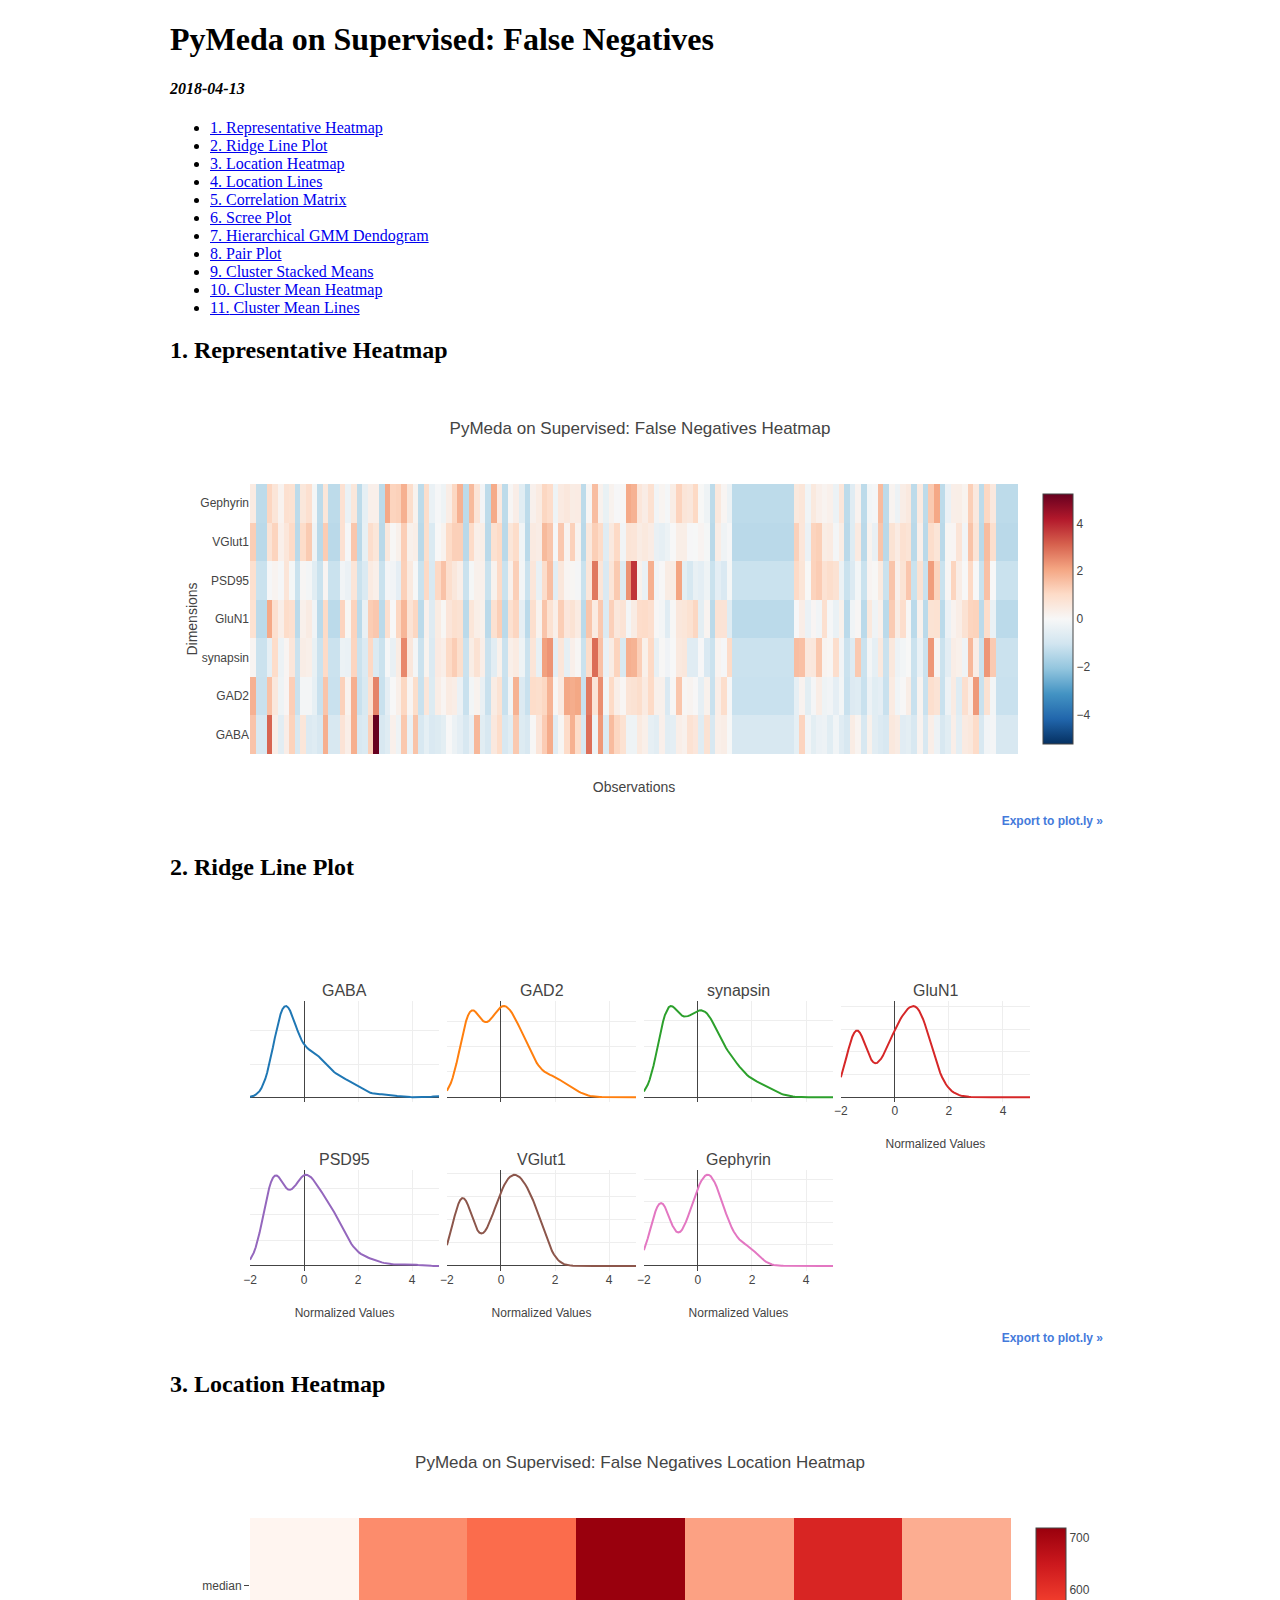
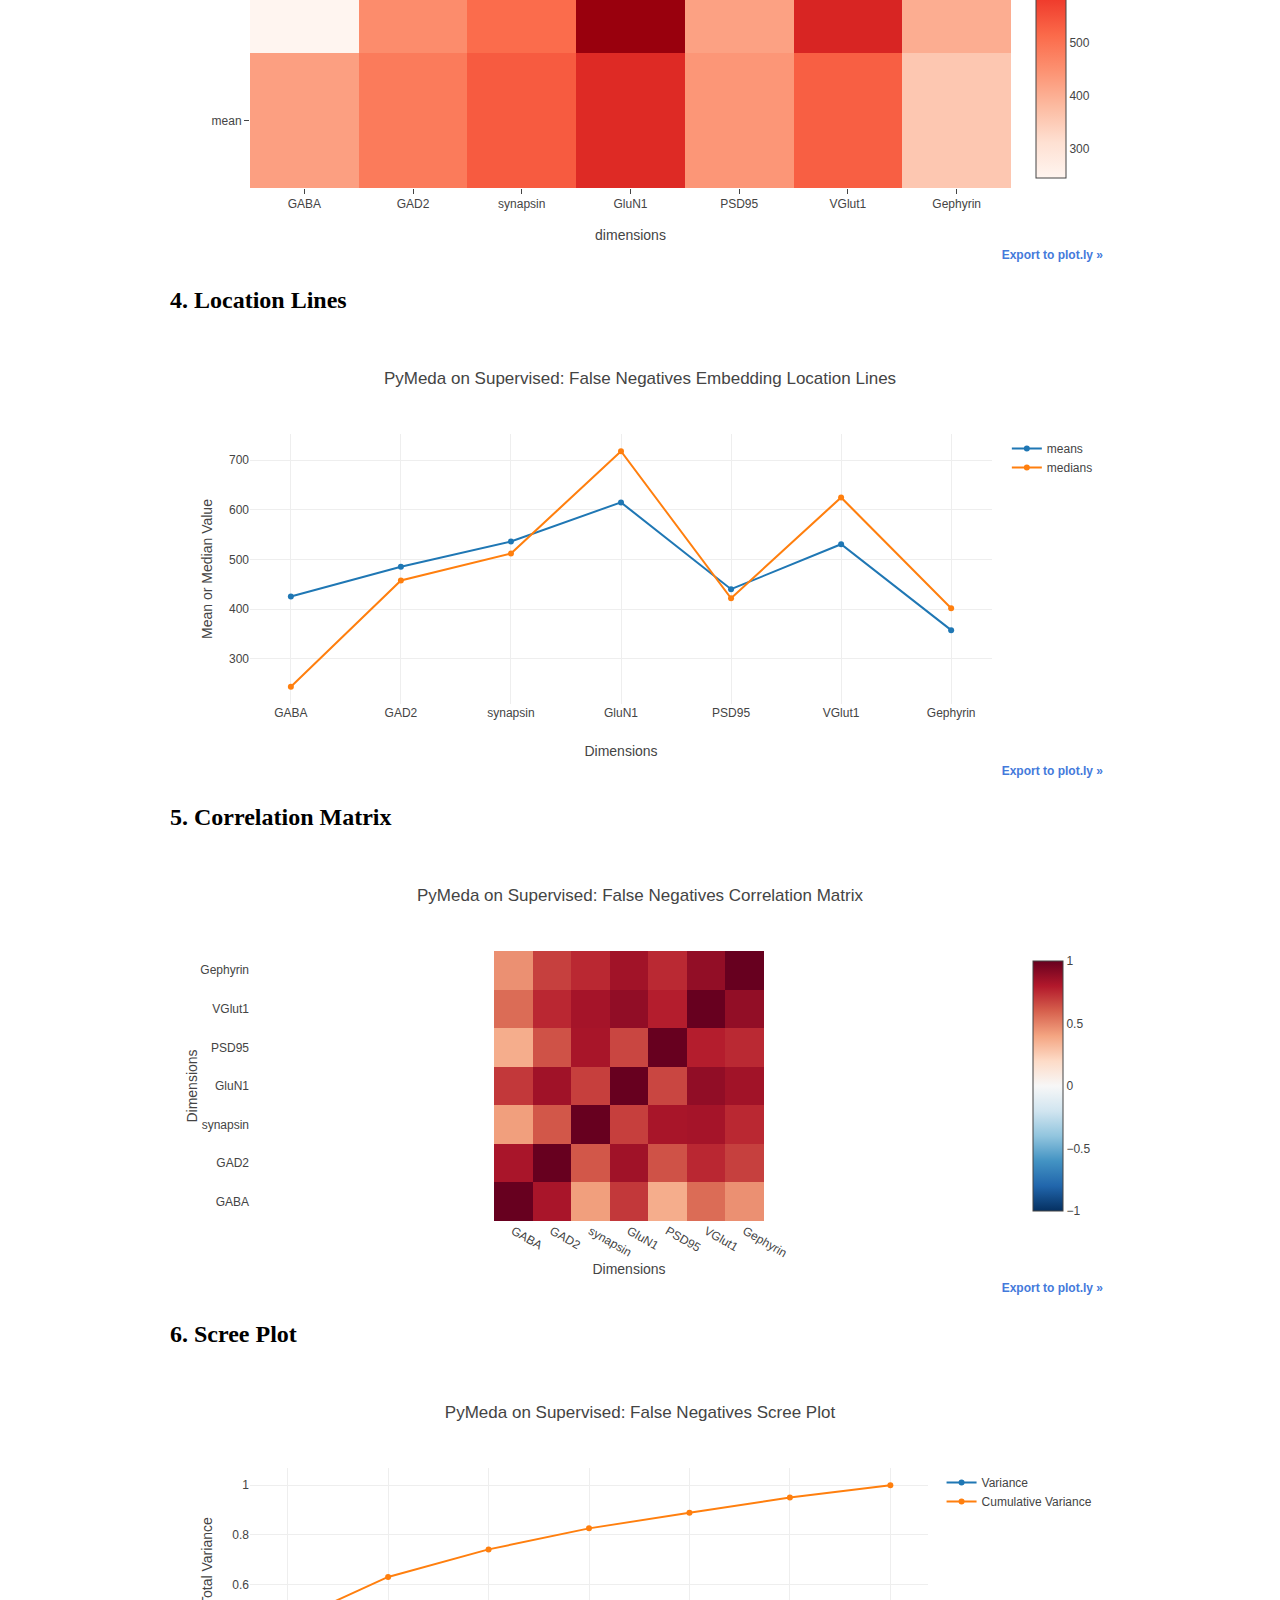
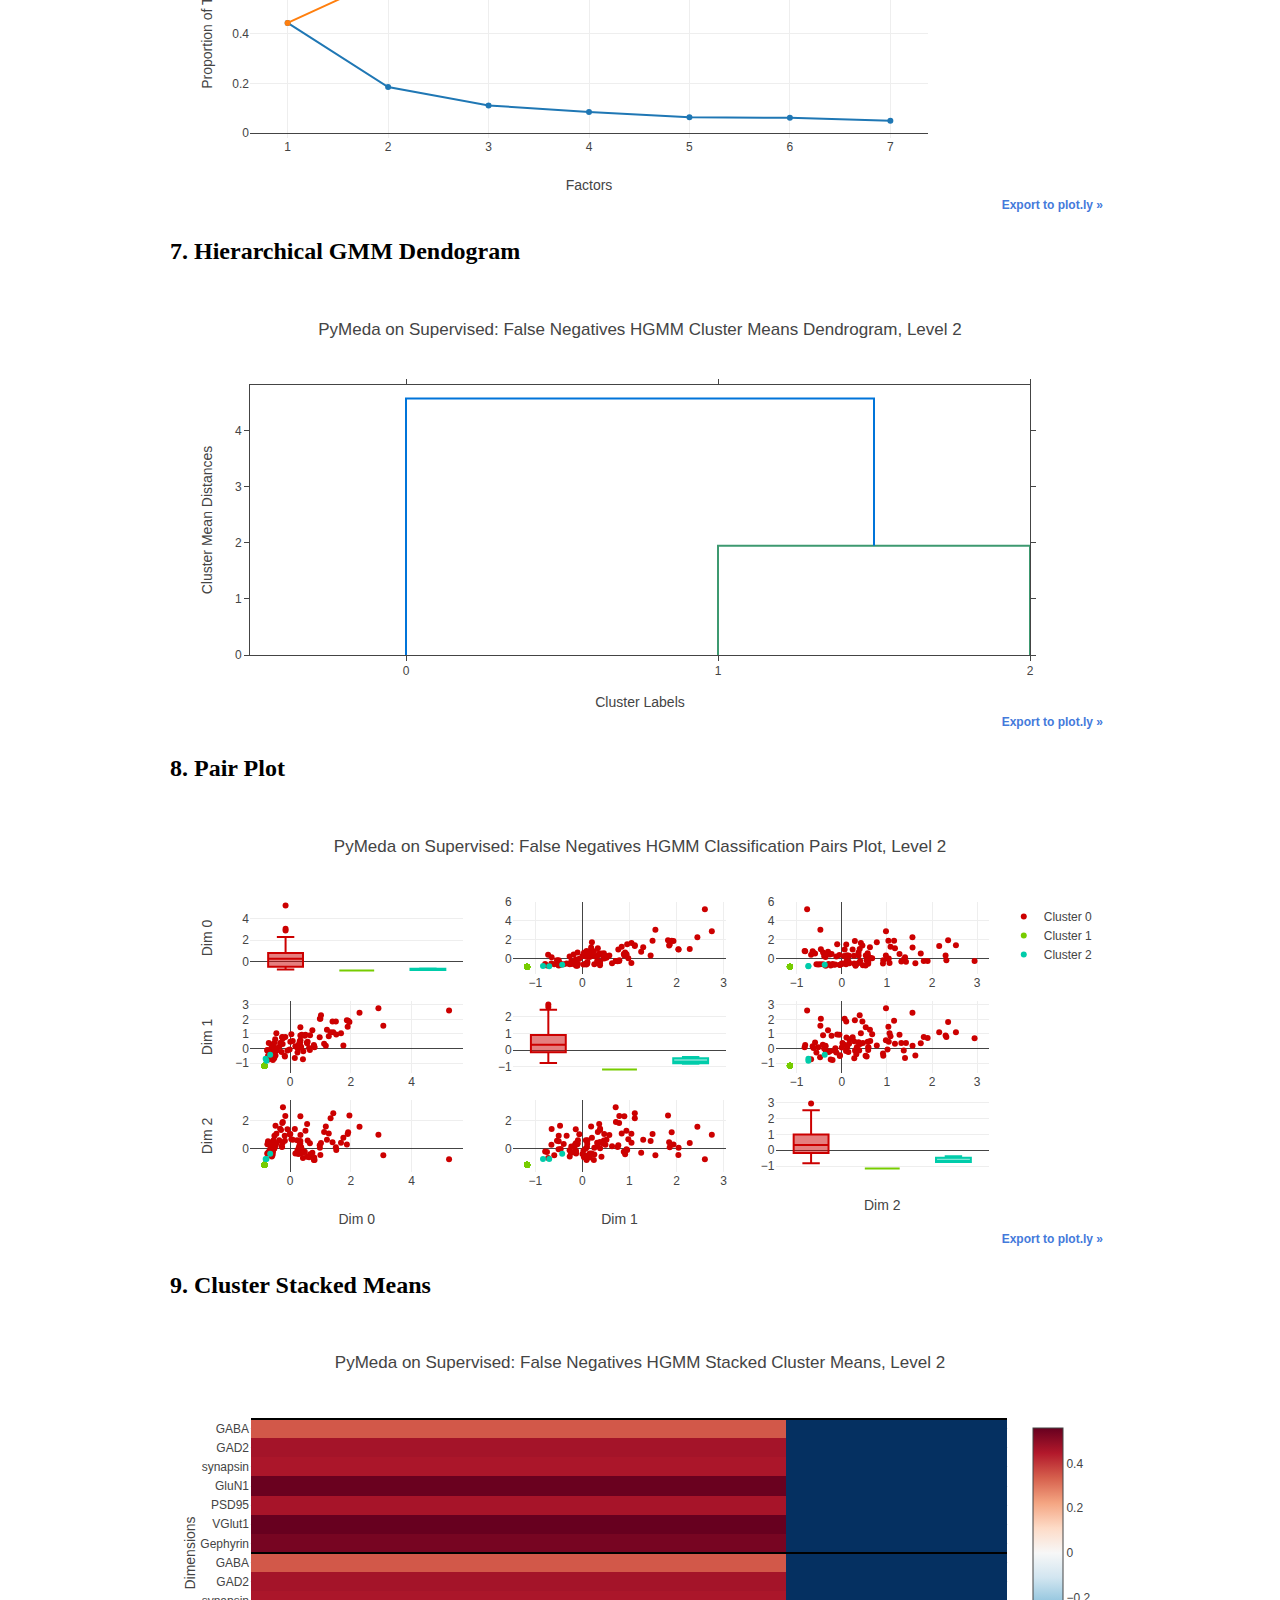
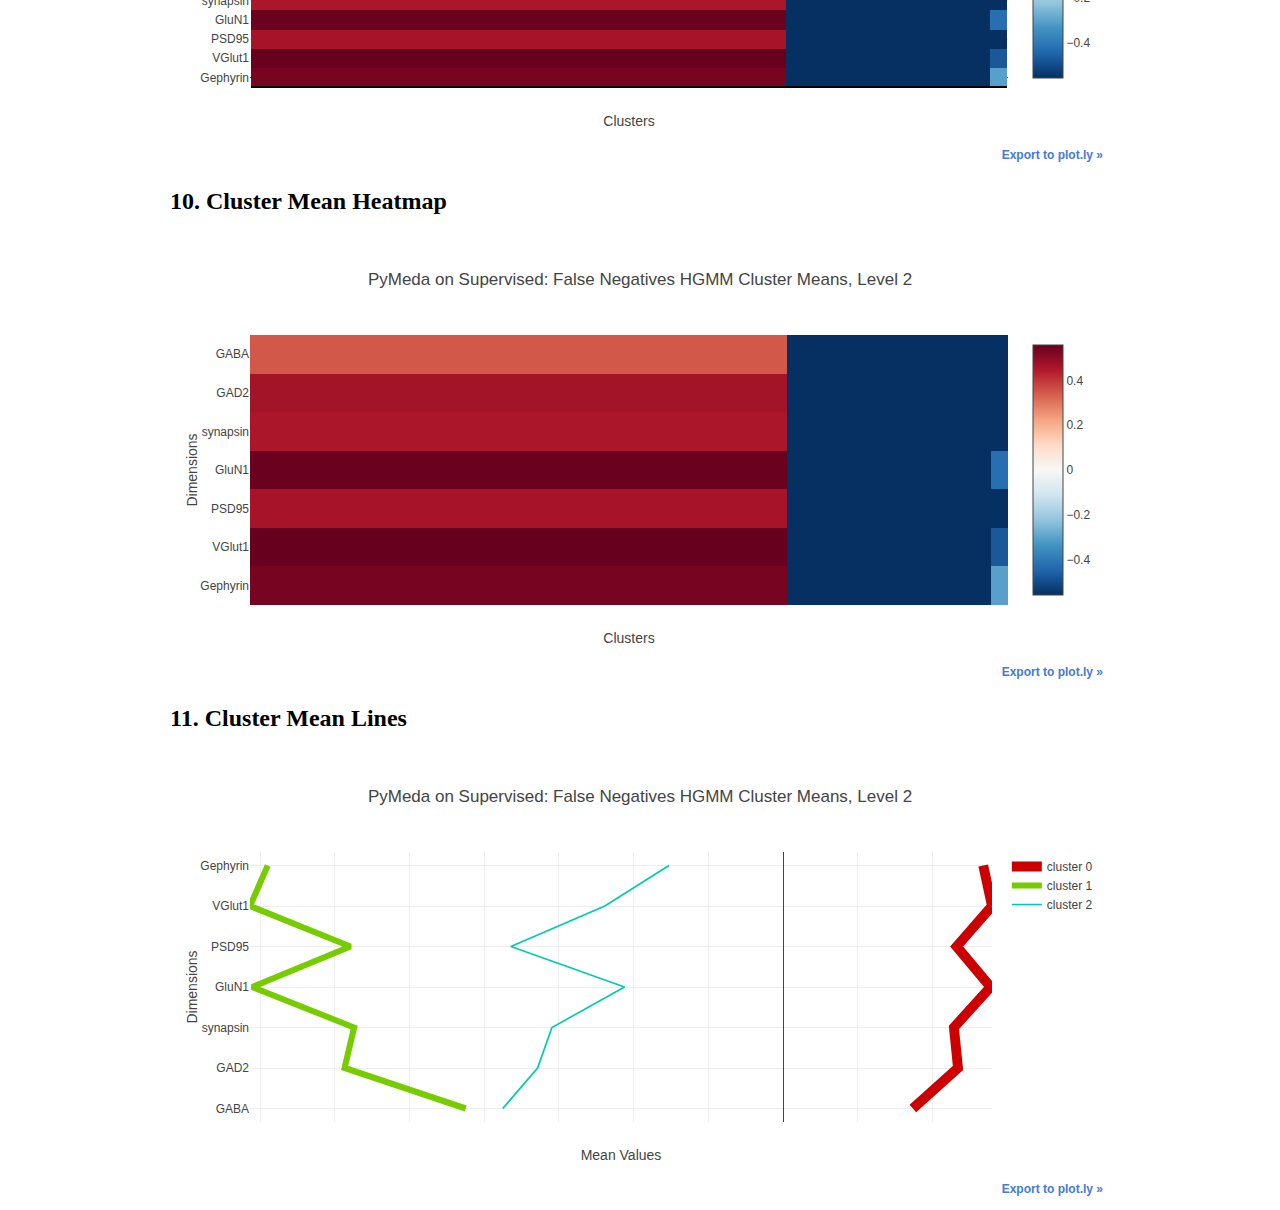
<file: source/richard/rf/2018-04-13_PyMeda on Supervised: False Negatives.html>
<!DOCTYPE html>
<html xmlns="http://www.w3.org/1999/xhtml">

<head>
    <meta charset="utf-8">
    <meta http-equiv="Content-Type" content="text/html; charset=UTF-8" />
    <meta name="generator" content="pandoc">
    <!--<meta name="viewport" content="width=device-width, initial-scale=1">-->
    <script src="https://cdn.plot.ly/plotly-latest.min.js"></script>
    <title>PyMeda on Supervised: False Negatives</title>
</head>

<body>
    <div style="visibility: hidden; overflow: hidden; position: absolute; top: 0px; height: 1px; width: auto; padding: 0px; border: 0px; margin: 0px; text-align: left; text-indent: 0px; text-transform: none; line-height: normal; letter-spacing: normal; word-spacing: normal;">
    </div>

    <style type="text/css">
        .main-container {
            max-width: 940px;
            margin-left: auto;
            margin-right: auto;
        }

        code {
            color: inherit;
            background-color: rgba(0, 0, 0, 0.04);
        }

        img {
            max-width: 100%;
            height: auto;
        }

        .tabbed-pane {
            padding-top: 12px;
        }

        button.code-folding-btn:focus {
            outline: none;
        }
    </style>
    <div class="container-fluid main-container">
        <div class="fluid-row" id="header">
            <h1 class="title toc-ignore">PyMeda on Supervised: False Negatives</h1>
            <h4 class='date'>
                <em>2018-04-13</em>
            </h4>
        </div>
        <div id="TOC">
            <ul>
                
                <li>
                    <a href=#Representative Heatmap>
                        <span class="toc-section-number">1.</span> Representative Heatmap
                    </a>
                </li>
                
                <li>
                    <a href=#Ridge Line Plot>
                        <span class="toc-section-number">2.</span> Ridge Line Plot
                    </a>
                </li>
                
                <li>
                    <a href=#Location Heatmap>
                        <span class="toc-section-number">3.</span> Location Heatmap
                    </a>
                </li>
                
                <li>
                    <a href=#Location Lines>
                        <span class="toc-section-number">4.</span> Location Lines
                    </a>
                </li>
                
                <li>
                    <a href=#Correlation Matrix>
                        <span class="toc-section-number">5.</span> Correlation Matrix
                    </a>
                </li>
                
                <li>
                    <a href=#Scree Plot>
                        <span class="toc-section-number">6.</span> Scree Plot
                    </a>
                </li>
                
                <li>
                    <a href=#Hierarchical GMM Dendogram>
                        <span class="toc-section-number">7.</span> Hierarchical GMM Dendogram
                    </a>
                </li>
                
                <li>
                    <a href=#Pair Plot>
                        <span class="toc-section-number">8.</span> Pair Plot
                    </a>
                </li>
                
                <li>
                    <a href=#Cluster Stacked Means>
                        <span class="toc-section-number">9.</span> Cluster Stacked Means
                    </a>
                </li>
                
                <li>
                    <a href=#Cluster Mean Heatmap>
                        <span class="toc-section-number">10.</span> Cluster Mean Heatmap
                    </a>
                </li>
                
                <li>
                    <a href=#Cluster Mean Lines>
                        <span class="toc-section-number">11.</span> Cluster Mean Lines
                    </a>
                </li>
                
            </ul>
        </div>

        
        <div id=Representative Heatmap class="section level2">
            <h2>
                <span class="header-section-number">1.</span> Representative Heatmap
            </h2>
            <div id="fe7f61ac-194d-4aeb-b0a0-f9cb47818d01" style="height: 100%; width: 100%;" class="plotly-graph-div"></div><script type="text/javascript">window.PLOTLYENV=window.PLOTLYENV || {};window.PLOTLYENV.BASE_URL="https://plot.ly";Plotly.newPlot("fe7f61ac-194d-4aeb-b0a0-f9cb47818d01", [{"type": "heatmap", "z": [[1.5050732248253127, -0.8495941791992304, -0.8495941791992304, 3.0695302119060264, 0.3377169270673825, -0.5762133026302793, 0.35966721642693333, 1.2117375397476788, -0.8495941791992304, 0.6490119398028306, -0.7518156175066858, -0.660023498366746, -0.8495941791992304, 1.8941919907446227, -0.8495941791992304, -0.8495941791992304, 0.7308266546884291, 0.33572144621651423, 1.9101558375515688, -0.8495941791992304, -0.7817478302697097, 1.2716019652737267, 5.236622415948953, -0.8495941791992304, -0.6620189792176142, 0.26987057813786175, -0.24895444308788506, 1.4192675482379777, -0.3626968515873757, 1.5190415907813906, -0.8495941791992304, -0.49439858774468065, -0.8096845621818652, -0.7059195579367159, -0.5522675324198602, 0.004471624972383573, -0.302832426061328, -0.520339838805968, -0.8495941791992304, -0.44451156647297424, 1.7525128503329765, -0.6021545536915666, -0.8495941791992304, 0.5512333781102859, 0.9722798376434882, -0.8495941791992304, -0.6061455153933031, 1.3953217780275586, -0.7158969621910573, -0.8495941791992304, 0.03839479943714394, 0.6549983823554354, 1.3314663907997744, 1.9520609354198022, -0.6141274387967761, 0.08429085900711385, 0.994230127003039, 1.8682507396833354, 0.978266280196093, -0.8495941791992304, 2.9078962629856973, -0.2389770388335438, 2.285306237514801, -0.7578020600592906, 1.6746890971491146, 1.1179499397568708, 0.8026639653196864, -0.24296800053528028, -0.2609273281930946, 0.5033418376894478, 0.3137711568569634, -0.4564844515781838, -0.5881861877354887, 0.2818434632430713, -0.5702268600776744, -0.5223353196568362, 0.33572144621651423, 0.22796548026962835, 0.7906910802144769, 0.6210752078906749, -0.6440596515597999, 0.7807136759601355, -0.8495941791992304, 0.3017982717517539, 0.3816175057864841, -0.01947414523803551, -0.8495941791992304, -0.8495941791992304, -0.8495941791992304, -0.8495941791992304, -0.8495941791992304, -0.8495941791992304, -0.8495941791992304, -0.8495941791992304, -0.8495941791992304, -0.8495941791992304, -0.8495941791992304, -0.4844211834903394, 1.173823403581182, -0.17512165160575954, -0.5482765707181236, -0.33276463882435187, -0.2848730984035137, -0.6021545536915666, -0.18110809415836432, -0.6380732090071952, -0.8495941791992304, 0.41953164195298104, 0.1521372079366346, -0.8495941791992304, 0.2399383653748379, -0.5861907068846205, -0.7318608089980032, -0.8495941791992304, 0.575179148320705, 0.4315045270581906, -0.6121319579459078, -0.528321762209441, -0.8495941791992304, 0.1700965355944489, -0.8495941791992304, 0.33572144621651423, -0.2669137707456994, -0.8495941791992304, -0.6061455153933031, 0.32973500366390945, -0.5263262813585727, 0.481391548329897, 0.5572198206628908, 1.0141849355117216, -0.8495941791992304, -0.16115328564968176, -0.09131145586929276, -0.8495941791992304, -0.8495941791992304, -0.8495941791992304, -0.8495941791992304], [1.8559874627748383, -1.1739184243922296, -1.1739184243922296, 1.5513041892049655, 0.5719650955875174, -0.24535987636976028, 0.09801333670104868, 1.2925652187924546, -1.1739184243922296, -0.10269072446005796, -0.10752696689767499, -0.42913708899920733, -1.1739184243922296, 1.4908511587347526, -1.1739184243922296, -1.1739184243922296, 1.2490390368539013, 0.19473818545338925, 1.897095523494583, -1.1739184243922296, -0.8377995749778462, 0.8355403084376454, 2.6031869193866695, -1.1739184243922296, -0.5065169680010798, 0.001288487948708136, 0.3132261251750064, 1.1136242486006245, 0.10768582157628274, 0.9516101269404541, -1.1739184243922296, 0.6300000048389217, -0.7048029079433779, 0.37367915564521925, 0.10284957913866571, 0.4631496407411343, 0.3760972768640278, -0.3348303614656753, -1.1739184243922296, -0.13896254274218567, 0.2019925491098148, -0.39770151315469665, -1.1739184243922296, 0.40511473148972993, 0.76299667187339, -1.1739184243922296, -0.15588939127384527, 1.8438968566807956, -0.7531653323195482, -1.1739184243922296, 0.9757913391285392, 0.9080839450019008, 1.1136242486006245, 1.8197156444927105, 0.0810864881693891, 0.5115120651173045, 2.0397646754042853, 1.9357854629955191, 2.0446009178419025, -1.1739184243922296, 2.7506923137339885, 0.7073798838407942, 2.443590918945307, -0.13412630030456862, 1.0434987332551775, 0.3277348524878575, 0.08834085182581464, 0.7122161262784112, 0.7799235204050495, 0.9346832784087945, 0.4897489741480279, 1.0410806120363691, 0.2527730947047936, 0.2527730947047936, -0.7918552718204844, 0.07141400329415504, 1.449743098015008, 0.07383212451296355, 0.15846636717126153, 0.032724063793218815, -0.460572664843718, 0.24310060982955953, -1.1739184243922296, 0.320480488831432, 0.937101399627603, -0.06641890617793025, -1.1739184243922296, -1.1739184243922296, -1.1739184243922296, -1.1739184243922296, -1.1739184243922296, -1.1739184243922296, -1.1739184243922296, -1.1739184243922296, -1.1739184243922296, -1.1739184243922296, -1.1739184243922296, -0.4750813921565691, 0.1850657005781552, -0.540370665064399, -0.09543636080363242, 0.3760972768640278, -0.23568739149452622, -0.17039811858669635, -0.5040988467822712, -0.13412630030456862, -1.1739184243922296, -0.7289841201314631, -0.6540223623483991, -1.1739184243922296, -0.27195920977665394, -0.5984055743158033, -0.5040988467822712, -1.1739184243922296, 0.4558952770847087, -0.18732496711835595, 0.02305157891798476, 0.3760972768640278, -1.1739184243922296, 0.1536301247336445, -1.1739184243922296, 0.8911570964702412, 0.7484879445605389, -1.1739184243922296, -0.2695410885578454, 0.4317140648966236, -0.6588586047860161, 0.8790664903761987, 0.35675230711355965, 2.281576797285137, -1.1739184243922296, 0.7847597628426666, -0.1413806639609942, -1.1739184243922296, -1.1739184243922296, -1.1739184243922296, -1.1739184243922296], [0.09977706832718305, -1.1483504531074973, -1.1483504531074973, -0.4739762348366151, 0.9775339873464265, -0.2920022394301866, 0.11904490313492254, 0.6242903492045359, -1.1483504531074973, 0.3716676261697292, 0.30530063960973763, -0.37763706079791765, -1.1483504531074973, 1.0331966212354518, -1.1483504531074973, -1.1483504531074973, -0.30484746263534623, -0.36051009652437144, 1.159507982752855, -1.1483504531074973, -0.7394441810765814, 1.0802957729877039, -0.7672754980210941, -1.1483504531074973, -0.043661257463766485, -0.39048228400307733, 0.4080624252510149, 2.5296651246365522, 0.5878955501232501, -0.10146476188698496, -1.1483504531074973, 0.16828492542136791, -0.7394441810765814, 0.46800680020842667, 0.33527282708844347, 1.0417601033722248, 1.3200732728173508, 0.9133078713206282, -1.1483504531074973, 0.38665371990908215, 0.7762921571322585, 0.32242760388328384, -1.1483504531074973, -0.5917241142172454, 0.24107452358393933, -1.1483504531074973, 0.2945962869387712, 0.45730244753746024, -0.2449030876779345, -1.1483504531074973, 0.6735303714909812, -0.4140318598792034, 2.1592945222211153, 2.3562546113668965, -0.5210753865888672, 0.6307129608071157, -0.46327188216564874, 0.2903145458703847, 0.06338226924589735, -1.1483504531074973, 0.9796748578806198, 2.9428531377358547, 1.5662733842495775, -0.3562283554559849, 0.42304851899036783, 1.1787758175605945, -0.8229381319101192, 1.902390058117922, 1.816755236750191, 1.2793967326676785, 0.2731875815968385, 1.0588870676457711, -0.42045447148178317, 0.05267791657493096, -0.20422654752826225, -0.0008438467799009534, 0.532232916234225, 0.5900364206574434, -0.6452458775720773, -0.628118913298531, -0.039379516395379933, -0.8100929087049595, -1.1483504531074973, 0.16186231381878807, -0.052224739600539596, 1.0139287864277122, -1.1483504531074973, -1.1483504531074973, -1.1483504531074973, -1.1483504531074973, -1.1483504531074973, -1.1483504531074973, -1.1483504531074973, -1.1483504531074973, -1.1483504531074973, -1.1483504531074973, -1.1483504531074973, 1.630499500275376, 1.568414254783771, 0.5515007510419644, 0.5857546795890569, 1.422835058458628, 0.14687622007943513, 0.09335445672460323, 0.919730482923208, -0.1721134895153631, -1.1483504531074973, -0.6794998061191697, 1.4014263531166953, -1.1483504531074973, -0.12073259669472446, -0.48039884643919495, 0.5279511751658384, -1.1483504531074973, 0.5750503269180904, -0.264170922485674, -0.14214130203665723, 0.01628311749364526, -1.1483504531074973, -0.36051009652437144, -1.1483504531074973, 2.3005919774778714, 0.10405880939556961, -1.1483504531074973, -0.5617519267385395, 0.37380849670392247, 0.277469322665225, -0.225635252870195, 1.7503882501901995, 0.3973580725800485, -1.1483504531074973, 2.317718941751418, 1.3735950361721827, -1.1483504531074973, -1.1483504531074973, -1.1483504531074973, -1.1483504531074973], [0.7993362802531531, -1.4210666366446734, -1.4210666366446734, 2.012355563678084, 0.8617201291150066, 0.3349231831704651, 0.9795562880762857, 0.8478570515901502, -1.4210666366446734, 0.2702288213878021, 0.43196472584445955, -0.20111581445731405, -1.4210666366446734, 1.03962962401733, -1.4210666366446734, -1.4210666366446734, 1.1736393734242747, 0.05535111975252855, 1.2013655284739875, -1.4210666366446734, -0.39750941272611245, 1.328443739118504, 1.4301063076341172, -1.4210666366446734, 0.8455465386693409, 0.0068303484155313055, 1.1181870633248492, 1.7605096553098605, 0.7415734572329182, 1.1158765504040398, -1.4210666366446734, 0.24481317925889876, -0.6747709632232396, 0.4296542129236502, 0.05535111975252855, 0.6560844791629706, 0.8686516678774349, 0.7785416639658685, -1.4210666366446734, 0.6491529404005425, 0.35109677361613084, 0.2378816404964706, -1.4210666366446734, 0.8316834611444845, 1.2891650194647444, -1.4210666366446734, 0.8316834611444845, 1.1366711666913243, -0.4737563391128224, -1.4210666366446734, 0.8940673100063381, 0.20553445960513908, 1.4901796435751615, 0.7993362802531531, 0.31181805396237117, 1.3030280969896006, 0.6191162724300204, 0.7600575605993933, 0.4527593421317441, -1.4210666366446734, 1.4647640014462582, 0.46662241965660045, 1.416243230109261, -0.7487073766891401, 1.252196812731794, 0.5821480656970701, 0.7369524313912994, -0.09714273302089137, 0.41117010955717503, 0.9610721847098105, 1.0095929560468078, 0.8802042324814818, 0.025314451782006447, -0.12255837514979469, -0.6331817306486704, 0.0391775293068628, 0.5913901173803077, 0.6445319145589237, 0.8016467931739624, 1.1181870633248492, -0.5315191621330572, 0.14546112366409486, -1.4210666366446734, 0.7369524313912994, 0.7300208926288713, -0.6493553210943362, -1.4210666366446734, -1.4210666366446734, -1.4210666366446734, -1.4210666366446734, -1.4210666366446734, -1.4210666366446734, -1.4210666366446734, -1.4210666366446734, -1.4210666366446734, -1.4210666366446734, -1.4210666366446734, -0.034758884159037766, 0.3557177994577496, -0.342057102626687, 0.09462983940628823, -0.16414760772436376, 0.8617201291150066, -0.05324298752551291, -0.35592018015154336, 0.2378816404964706, -1.4210666366446734, -0.18494222401164828, 0.06690368435657552, -1.4210666366446734, 0.5405588331225011, -0.23115248242783615, 0.2656077955461833, -1.4210666366446734, 1.3538593812474073, 0.4250331870820314, 0.9241039779768603, 0.05304060683171916, -1.4210666366446734, 0.22632907589242363, -1.4210666366446734, 0.7577470476785839, 0.8016467931739624, -1.4210666366446734, -0.3397465897058776, 0.17549779163461698, 0.37882292866584355, 0.7831626898074873, 1.1713288605034653, 1.2082970672364155, -1.4210666366446734, 0.9379670555017166, -0.36978325767639975, -1.4210666366446734, -1.4210666366446734, -1.4210666366446734, -1.4210666366446734], [0.8722596234813581, -1.1583729141665555, -1.1583729141665555, -0.04836393633311048, 0.1541732468260726, -0.061515701473317176, 0.6776134994062991, -0.07992817266960654, -1.1583729141665555, 0.056850184788543076, -0.10097099689393726, -0.5928470131376676, -1.1583729141665555, 0.1331304226017419, -1.1583729141665555, -1.1583729141665555, -0.15620841048280537, -0.33770276941765776, 0.6828742054623818, -1.1583729141665555, -0.7796020781286027, 0.467185257162992, 0.30410336942442895, -1.1583729141665555, -0.08781923175373056, -0.15883876351084672, -0.5034150101842622, 1.266812577687559, 0.5040101995555707, -0.016799699996614414, -1.1583729141665555, 1.0642753945283758, -0.8137966674931402, 1.0826878657246652, 1.5298478804916928, 0.8985631537617715, 0.5802904373687695, 0.33303725273288365, -1.1583729141665555, -0.08255852569764789, 0.25675701491968483, 0.26201772097576753, -1.1583729141665555, 0.19625889527473403, 1.0327111581918798, -1.1583729141665555, 0.26464807400380885, 1.274703636771683, -0.13516558625847466, -1.1583729141665555, 0.6328974979295963, -0.3955705360345672, 0.956430920378681, 1.6034977652768503, -0.587586307081585, 0.5908118494809349, 0.1120875983774112, 0.08315371506895647, -0.0904495847817719, -1.1583729141665555, 0.6355278509576376, 2.7845262748674116, 0.6670920872941337, -0.8006449023529334, 0.6749831463782577, 1.3772874048652952, -0.7164736054556106, 2.36893049643688, 3.7840604255231205, 0.23045348463927146, -0.3561152406139471, 1.879684833221191, -0.15883876351084672, 0.02265559542400567, 0.41983890265824786, 0.4224692556862892, 2.0953737815205806, -0.5455006586329235, -0.8769251401661322, -0.4087223011747739, -0.5165667753244688, -0.2509011194922936, -1.1583729141665555, -0.5218274813805515, -0.8032752553809748, -0.08518887872568923, -1.1583729141665555, -1.1583729141665555, -1.1583729141665555, -1.1583729141665555, -1.1583729141665555, -1.1583729141665555, -1.1583729141665555, -1.1583729141665555, -1.1583729141665555, -1.1583729141665555, -1.1583729141665555, 1.0300808051638386, 0.6881349115184644, 0.014764536339881654, 1.1984233989584843, 1.3325714033885925, 0.7880883265840353, 0.9432791552384743, 0.7749365614438286, -0.3140295921652857, -1.1583729141665555, -0.7348860766519, -0.12727452717435064, -1.1583729141665555, 0.14102148168586592, 0.05421983176050174, 0.5013798465275293, -1.1583729141665555, 1.48513187901499, 0.2935819573122636, 0.761784796303622, 1.4456765835943701, -1.1583729141665555, 0.7801972674999113, -1.1583729141665555, 2.2111093147544, 1.1905323398743601, -1.1583729141665555, 0.056850184788543076, 1.1668591626219882, 0.38038360723762776, 0.004243124227716299, 1.0642753945283758, -0.006278287884449057, -1.1583729141665555, 1.561412116828189, 0.0068734772557576375, -1.1583729141665555, -1.1583729141665555, -1.1583729141665555, -1.1583729141665555], [1.3044079472938037, -1.4270561648711875, -1.4270561648711875, 0.739833672141591, 1.1914930922633613, 0.29355114987841335, 0.6242303681818523, 1.030186156505586, -1.4270561648711875, 0.9871709736368461, 1.3662422726676176, -0.22531949347576313, -1.4270561648711875, 1.3312924365867664, -1.4270561648711875, -1.4270561648711875, 0.8177986910911823, -0.05863565985939556, 1.4549610873343939, -1.4270561648711875, -0.4350185099608707, 0.9172713014751437, 0.6511148574748148, -1.4270561648711875, 0.5597075938787422, 0.040836950524565735, 0.2532244159389696, 1.293654151576619, 0.25860131379756207, 0.3392547816764496, -1.4270561648711875, 0.9118944036165512, -0.7710746261229021, 0.00857556337301072, 0.19676698842374832, 1.0248092586469937, 1.2533274176371751, 1.2560158665664714, -1.4270561648711875, 0.9979247693540312, 0.30968184345419086, 0.34732012846433835, -1.4270561648711875, 0.8366178335962561, 1.038251503293475, -1.4270561648711875, 0.6484264085455185, 0.9764171779196612, -0.18230431060702312, -1.4270561648711875, 0.47636567707055844, 0.3930237602623746, 1.6942330420417602, 1.4737802298394675, -0.06401255771798806, 1.4307650469707276, 0.17257094806008205, 1.239885172990694, 0.1913900905651558, -1.4270561648711875, 0.5758382874545197, 1.28558880478873, 0.995236320424735, -0.6474059753752746, 0.5193808599392985, 1.0570706457985488, -0.1769274127484306, 0.7237029785658136, 0.6753108978384811, 0.4172198006260409, 0.535511553515076, 0.3957122091916709, -0.39469177602142697, -0.46727989711242574, -0.3167267570718357, -0.010243579132063037, 0.3392547816764496, 0.3526970263229309, -0.039816517354321804, -0.026374272707840544, 0.13224421412063828, -0.08552014915235807, -1.4270561648711875, 0.3688277198987084, -0.23069639133435563, -0.05594721093009931, -1.4270561648711875, -1.4270561648711875, -1.4270561648711875, -1.4270561648711875, -1.4270561648711875, -1.4270561648711875, -1.4270561648711875, -1.4270561648711875, -1.4270561648711875, -1.4270561648711875, -1.4270561648711875, 1.2345082751321013, 0.6403610617576297, -0.33554589957690945, 1.17805084761688, 1.2694581112129526, 0.38226996454518963, 0.4602349834947809, -0.12315843416250559, 0.38764686240378216, -1.4270561648711875, -0.6581597710924596, 0.47636567707055844, -1.4270561648711875, 0.1645056012721933, -0.38931487816283444, 1.4791571276980602, -1.4270561648711875, 0.7559643657173686, 0.4441042899190034, 0.8231755889497748, 0.718326080707221, -1.4270561648711875, 0.2854858030905246, -1.4270561648711875, 0.9280250971923286, 0.6914415914142585, -1.4270561648711875, 0.086540582322602, 0.09460592911049076, 0.6995069382021473, -0.1715505148898381, 1.5141069637789115, 0.7048838360607398, -1.4270561648711875, 1.648529410243724, 0.8930752611114774, -1.4270561648711875, -1.4270561648711875, -1.4270561648711875, -1.4270561648711875], [0.45501022480147285, -1.379546890306333, -1.379546890306333, 1.1448961987600805, 0.6708404736376853, 0.16980596741076356, 0.8519837181966493, 0.8018802675739571, -1.379546890306333, 0.6053205766695494, 0.8442754950239274, -0.08456539728905826, -1.379546890306333, 0.6477158041195197, -1.379546890306333, -1.379546890306333, 0.8172967139194008, -0.3659155430934066, 0.6091746882559104, -1.379546890306333, -0.47768477909787377, 0.2892834265879526, 0.29313753817431354, -1.379546890306333, 2.0197795288640132, 1.187291426210051, 1.2451031000054649, 1.8887397349277413, 0.9406282846829509, 0.18907652534256825, -1.379546890306333, 0.932920061510229, -0.3543532083343238, -0.04602428142544889, -0.2541463070889395, 0.37021976990153227, 1.1063550828964712, 1.8540527306504928, -1.379546890306333, 1.6960341556096945, 0.6978192547422118, -0.14623118267083324, -1.379546890306333, 1.9812384130004037, 0.5089677870105259, -1.379546890306333, 0.06189084299265733, 0.35865743514244947, -0.6048704614477847, -1.379546890306333, 0.2507423107243432, 0.46657255956055566, 1.117917417655554, 0.9637529542011165, -0.2464380839162176, 0.48969722907872126, 0.5899041303241056, 0.41261499735150253, 0.4395937784560291, -1.379546890306333, 0.06574495457901827, 1.6305142586415584, 0.21990941803345573, -0.37747787785248943, 0.20449297168801198, -0.03446194666636608, 0.04262028506085265, 2.0043630825185694, 1.838636284305049, 0.628445246187715, 0.3933444394196979, 0.8365672718512056, -0.15779351742991604, 0.12741073996079325, -0.07300306252997545, 0.3894903278333369, 1.187291426210051, 0.6669863620513243, 0.5937582419104666, 1.0755221902055836, 0.011787392369965155, -0.2541463070889395, -1.379546890306333, 0.56677946080594, 0.11584840520171044, -0.30810386929799255, -1.379546890306333, -1.379546890306333, -1.379546890306333, -1.379546890306333, -1.379546890306333, -1.379546890306333, -1.379546890306333, -1.379546890306333, -1.379546890306333, -1.379546890306333, -1.379546890306333, 0.5398006797014134, 0.6477158041195197, -0.20018874487988636, 0.5359465681150525, 0.28157520341523073, 0.15053540947895888, 0.262304645483426, -0.3003956461252707, 0.628445246187715, -1.379546890306333, -0.6318492425523112, 0.18136830216984637, -1.379546890306333, -0.13852295949811136, -0.0691489509436145, 1.6729094860915288, -1.379546890306333, 0.16209774423804169, -0.2657086418480223, 0.3817821046606151, 0.5205301217696088, -1.379546890306333, 0.48969722907872126, -1.379546890306333, 1.3799970055280977, 2.035195975209457, -1.379546890306333, -0.342790873575241, 0.323970430865201, 0.35094921196972756, 0.1659518558244026, 1.2874983274554352, 0.5475089028741353, -1.379546890306333, 1.1063550828964712, 0.5552171260468572, -1.379546890306333, -1.379546890306333, -1.379546890306333, -1.379546890306333]], "zmin": -5.236622415948953, "zmax": 5.236622415948953, "colorscale": [[0.0, "rgb(5,48,97)"], [0.1, "rgb(33,102,172)"], [0.2, "rgb(67,147,195)"], [0.30000000000000004, "rgb(146,197,222)"], [0.4, "rgb(209,229,240)"], [0.5, "rgb(247,247,247)"], [0.6000000000000001, "rgb(253,219,199)"], [0.7000000000000001, "rgb(244,165,130)"], [0.8, "rgb(214,96,77)"], [0.9, "rgb(178,24,43)"], [1.0, "rgb(103,0,31)"]]}], {"title": "PyMeda on Supervised: False Negatives Heatmap", "xaxis": {"title": "Observations", "ticktext": [0, 1, 2, 3, 4, 5, 6, 7, 8, 9, 10, 11, 12, 13, 14, 15, 16, 17, 18, 19, 20, 21, 22, 23, 24, 25, 26, 27, 28, 29, 30, 31, 32, 33, 34, 35, 36, 37, 38, 39, 40, 41, 42, 43, 44, 45, 46, 47, 48, 49, 50, 51, 52, 53, 54, 55, 56, 57, 58, 59, 60, 61, 62, 63, 64, 65, 66, 67, 68, 69, 70, 71, 72, 73, 74, 75, 76, 77, 78, 79, 80, 81, 82, 83, 84, 85, 86, 87, 88, 89, 90, 91, 92, 93, 94, 95, 96, 97, 98, 99, 100, 101, 102, 103, 104, 105, 106, 107, 108, 109, 110, 111, 112, 113, 114, 115, 116, 117, 118, 119, 120, 121, 122, 123, 124, 125, 126, 127, 128, 129, 130, 131, 132, 133, 134, 135, 136], "ticks": "", "showticklabels": false, "tickvals": [0, 1, 2, 3, 4, 5, 6, 7, 8, 9, 10, 11, 12, 13, 14, 15, 16, 17, 18, 19, 20, 21, 22, 23, 24, 25, 26, 27, 28, 29, 30, 31, 32, 33, 34, 35, 36, 37, 38, 39, 40, 41, 42, 43, 44, 45, 46, 47, 48, 49, 50, 51, 52, 53, 54, 55, 56, 57, 58, 59, 60, 61, 62, 63, 64, 65, 66, 67, 68, 69, 70, 71, 72, 73, 74, 75, 76, 77, 78, 79, 80, 81, 82, 83, 84, 85, 86, 87, 88, 89, 90, 91, 92, 93, 94, 95, 96, 97, 98, 99, 100, 101, 102, 103, 104, 105, 106, 107, 108, 109, 110, 111, 112, 113, 114, 115, 116, 117, 118, 119, 120, 121, 122, 123, 124, 125, 126, 127, 128, 129, 130, 131, 132, 133, 134, 135, 136]}, "yaxis": {"title": "Dimensions", "ticktext": ["GABA", "GAD2", "synapsin", "GluN1", "PSD95", "VGlut1", "Gephyrin"], "ticks": "", "showticklabels": true, "tickvals": [0, 1, 2, 3, 4, 5, 6]}, "autosize": true}, {"showLink": true, "linkText": "Export to plot.ly"})</script>
        </div>
        
        <div id=Ridge Line Plot class="section level2">
            <h2>
                <span class="header-section-number">2.</span> Ridge Line Plot
            </h2>
            <div id="f5bb4b7a-aaa7-46a8-97c2-e6beea1993da" style="height: 100%; width: 100%;" class="plotly-graph-div"></div><script type="text/javascript">window.PLOTLYENV=window.PLOTLYENV || {};window.PLOTLYENV.BASE_URL="https://plot.ly";Plotly.newPlot("f5bb4b7a-aaa7-46a8-97c2-e6beea1993da", [{"type": "scatter", "x": [-2.0, -1.9292929292929293, -1.8585858585858586, -1.7878787878787878, -1.7171717171717171, -1.6464646464646464, -1.5757575757575757, -1.5050505050505052, -1.4343434343434343, -1.3636363636363638, -1.2929292929292928, -1.2222222222222223, -1.1515151515151516, -1.0808080808080809, -1.0101010101010102, -0.9393939393939394, -0.8686868686868687, -0.797979797979798, -0.7272727272727273, -0.6565656565656566, -0.5858585858585859, -0.5151515151515151, -0.4444444444444444, -0.3737373737373737, -0.3030303030303032, -0.2323232323232325, -0.16161616161616177, -0.09090909090909105, -0.020202020202020332, 0.05050505050505061, 0.1212121212121211, 0.19191919191919204, 0.26262626262626254, 0.33333333333333304, 0.404040404040404, 0.4747474747474745, 0.5454545454545454, 0.6161616161616159, 0.6868686868686869, 0.7575757575757573, 0.8282828282828283, 0.8989898989898988, 0.9696969696969697, 1.0404040404040402, 1.1111111111111112, 1.1818181818181817, 1.2525252525252526, 1.323232323232323, 1.3939393939393936, 1.4646464646464645, 1.535353535353535, 1.606060606060606, 1.6767676767676765, 1.7474747474747474, 1.818181818181818, 1.8888888888888888, 1.9595959595959593, 2.0303030303030303, 2.101010101010101, 2.1717171717171713, 2.242424242424242, 2.313131313131313, 2.383838383838384, 2.454545454545454, 2.525252525252525, 2.595959595959596, 2.666666666666666, 2.737373737373737, 2.808080808080808, 2.878787878787879, 2.949494949494949, 3.02020202020202, 3.090909090909091, 3.1616161616161618, 3.232323232323232, 3.3030303030303028, 3.3737373737373737, 3.4444444444444446, 3.5151515151515147, 3.5858585858585856, 3.6565656565656566, 3.7272727272727266, 3.7979797979797976, 3.8686868686868685, 3.9393939393939394, 4.0101010101010095, 4.08080808080808, 4.151515151515151, 4.222222222222222, 4.292929292929292, 4.363636363636363, 4.434343434343434, 4.505050505050505, 4.575757575757575, 4.646464646464646, 4.717171717171717, 4.787878787878787, 4.858585858585858, 4.929292929292929, 5.0], "y": [0.002984069536027013, 0.005279007970297522, 0.009022792835143546, 0.014901624314437829, 0.023784668505438134, 0.036695087829444736, 0.05473355683347143, 0.0789468601010816, 0.11014562117091593, 0.1486909130122229, 0.19428589453231856, 0.24582037415446226, 0.301317738458525, 0.3580213605406263, 0.412631763552566, 0.46167167158231565, 0.5019227298946678, 0.5308553137681759, 0.5469691116920217, 0.5499791419828302, 0.5408150417320173, 0.5214412966769136, 0.4945414009948885, 0.4631308993136554, 0.43016907214262284, 0.39822848236973624, 0.36926149915749834, 0.34448025605004756, 0.32434686770258253, 0.30865689520524103, 0.29669109548992756, 0.2874070084233508, 0.27964144638769733, 0.27229677201404673, 0.26448809886257674, 0.2556355035611246, 0.24549466521321553, 0.23412973499240372, 0.22184162441009223, 0.20907117883685186, 0.1962985146207385, 0.18395702634603237, 0.17237433824666262, 0.16174469870855213, 0.15213005783858796, 0.14348193029869005, 0.135673930841603, 0.1285355188083823, 0.12188025140484839, 0.11552558307077342, 0.10930475791135202, 0.10307366293157803, 0.09671614742076343, 0.09015034537105383, 0.08333655606961894, 0.07628513184120789, 0.06906145120118311, 0.06178493745177242, 0.05462021808075519, 0.04776043748840767, 0.04140472503947767, 0.03573324372212625, 0.03088376774608406, 0.026933388854710794, 0.023888006736706817, 0.02168104547223068, 0.020181579107813864, 0.01921083172278962, 0.01856486854385643, 0.018040296919810028, 0.01745914066342787, 0.016688988427760027, 0.01565522377963601, 0.014343592743779136, 0.012793266737783852, 0.011082437816810653, 0.00930983499586846, 0.007576028142751384, 0.005967921081529329, 0.004548647460767332, 0.0033535799613394306, 0.002391786433439885, 0.0016513430678799705, 0.0011065767522774098, 0.0007254928900679689, 0.0004761569022930747, 0.00033140369256805973, 0.00027175656930740184, 0.00028673920696504216, 0.0003748495225370594, 0.0005423955978854383, 0.0008012741065450606, 0.001165707878579693, 0.0016480284451138418, 0.0022538129775617304, 0.0029770138983873638, 0.003796038364609455, 0.004671891602922889, 0.00554935623386189, 0.006361680962098541], "mode": "lines", "xaxis": "x1", "yaxis": "y1"}, {"type": "scatter", "x": [-2.0, -1.9292929292929293, -1.8585858585858586, -1.7878787878787878, -1.7171717171717171, -1.6464646464646464, -1.5757575757575757, -1.5050505050505052, -1.4343434343434343, -1.3636363636363638, -1.2929292929292928, -1.2222222222222223, -1.1515151515151516, -1.0808080808080809, -1.0101010101010102, -0.9393939393939394, -0.8686868686868687, -0.797979797979798, -0.7272727272727273, -0.6565656565656566, -0.5858585858585859, -0.5151515151515151, -0.4444444444444444, -0.3737373737373737, -0.3030303030303032, -0.2323232323232325, -0.16161616161616177, -0.09090909090909105, -0.020202020202020332, 0.05050505050505061, 0.1212121212121211, 0.19191919191919204, 0.26262626262626254, 0.33333333333333304, 0.404040404040404, 0.4747474747474745, 0.5454545454545454, 0.6161616161616159, 0.6868686868686869, 0.7575757575757573, 0.8282828282828283, 0.8989898989898988, 0.9696969696969697, 1.0404040404040402, 1.1111111111111112, 1.1818181818181817, 1.2525252525252526, 1.323232323232323, 1.3939393939393936, 1.4646464646464645, 1.535353535353535, 1.606060606060606, 1.6767676767676765, 1.7474747474747474, 1.818181818181818, 1.8888888888888888, 1.9595959595959593, 2.0303030303030303, 2.101010101010101, 2.1717171717171713, 2.242424242424242, 2.313131313131313, 2.383838383838384, 2.454545454545454, 2.525252525252525, 2.595959595959596, 2.666666666666666, 2.737373737373737, 2.808080808080808, 2.878787878787879, 2.949494949494949, 3.02020202020202, 3.090909090909091, 3.1616161616161618, 3.232323232323232, 3.3030303030303028, 3.3737373737373737, 3.4444444444444446, 3.5151515151515147, 3.5858585858585856, 3.6565656565656566, 3.7272727272727266, 3.7979797979797976, 3.8686868686868685, 3.9393939393939394, 4.0101010101010095, 4.08080808080808, 4.151515151515151, 4.222222222222222, 4.292929292929292, 4.363636363636363, 4.434343434343434, 4.505050505050505, 4.575757575757575, 4.646464646464646, 4.717171717171717, 4.787878787878787, 4.858585858585858, 4.929292929292929, 5.0], "y": [0.025671292878871953, 0.03827594098823657, 0.05511075545421747, 0.07663939371305566, 0.10295995001024393, 0.1336628041680056, 0.16774304484714145, 0.20360579871419987, 0.23918859809001466, 0.2721992966929076, 0.3004369000910823, 0.3221353825287423, 0.33625685421783186, 0.34266657706431425, 0.34214813127026716, 0.33625537774587366, 0.3270369941184983, 0.31669727599159964, 0.30726580448993257, 0.3003375831156947, 0.2969200827569308, 0.297393864487649, 0.3015684985050489, 0.30880134798897396, 0.3181445862467334, 0.3284925887270849, 0.33871257723291537, 0.34775135628434367, 0.35471729301484317, 0.3589387926025908, 0.3599996770103117, 0.35775020015832687, 0.35229189942526856, 0.3439362113325588, 0.3331407171112626, 0.3204318797164586, 0.30632734748870843, 0.29127246111780125, 0.2756033407566052, 0.2595429323977692, 0.24322811847086892, 0.22675787246070025, 0.21024700967185175, 0.19386908576685435, 0.17787568813271548, 0.16258648684578994, 0.14835268390385803, 0.1355034885010641, 0.12428917757974471, 0.1148345094308728, 0.10711317080862974, 0.10094870835834109, 0.09604143030022892, 0.09201535754967749, 0.08847545040208202, 0.08506368022258352, 0.08150331388703774, 0.07762384665285313, 0.07336367979893095, 0.06875278588826532, 0.06388193547082174, 0.058867451908877676, 0.05382034644917371, 0.048826254752479245, 0.04393873505686295, 0.03918445844034349, 0.0345758171826536, 0.030125237874723473, 0.025856108611624195, 0.02180722403398726, 0.018030187266070495, 0.014581433332193156, 0.011511855800932266, 0.008857219995979373, 0.006631802366438137, 0.0048264223810400835, 0.0034107102736527424, 0.0023384632506078555, 0.001554476251932541, 0.0010012828421898134, 0.0006246548258841782, 0.0003772749867532828, 0.00022052646205723082, 0.0001247153002340452, 6.822194774914751e-05, 3.608920302571357e-05, 1.845842854465619e-05, 9.126451662882937e-06, 4.361471917026456e-06, 2.0143247095991823e-06, 8.98956810322229e-07, 3.876271903355463e-07, 1.614780730136968e-07, 6.498285991623961e-08, 2.5260137260857547e-08, 9.484034857544987e-09, 3.4390851958653734e-09, 1.2043686990753875e-09, 4.073046665630545e-10, 1.3301525090301752e-10], "mode": "lines", "xaxis": "x2", "yaxis": "y2"}, {"type": "scatter", "x": [-2.0, -1.9292929292929293, -1.8585858585858586, -1.7878787878787878, -1.7171717171717171, -1.6464646464646464, -1.5757575757575757, -1.5050505050505052, -1.4343434343434343, -1.3636363636363638, -1.2929292929292928, -1.2222222222222223, -1.1515151515151516, -1.0808080808080809, -1.0101010101010102, -0.9393939393939394, -0.8686868686868687, -0.797979797979798, -0.7272727272727273, -0.6565656565656566, -0.5858585858585859, -0.5151515151515151, -0.4444444444444444, -0.3737373737373737, -0.3030303030303032, -0.2323232323232325, -0.16161616161616177, -0.09090909090909105, -0.020202020202020332, 0.05050505050505061, 0.1212121212121211, 0.19191919191919204, 0.26262626262626254, 0.33333333333333304, 0.404040404040404, 0.4747474747474745, 0.5454545454545454, 0.6161616161616159, 0.6868686868686869, 0.7575757575757573, 0.8282828282828283, 0.8989898989898988, 0.9696969696969697, 1.0404040404040402, 1.1111111111111112, 1.1818181818181817, 1.2525252525252526, 1.323232323232323, 1.3939393939393936, 1.4646464646464645, 1.535353535353535, 1.606060606060606, 1.6767676767676765, 1.7474747474747474, 1.818181818181818, 1.8888888888888888, 1.9595959595959593, 2.0303030303030303, 2.101010101010101, 2.1717171717171713, 2.242424242424242, 2.313131313131313, 2.383838383838384, 2.454545454545454, 2.525252525252525, 2.595959595959596, 2.666666666666666, 2.737373737373737, 2.808080808080808, 2.878787878787879, 2.949494949494949, 3.02020202020202, 3.090909090909091, 3.1616161616161618, 3.232323232323232, 3.3030303030303028, 3.3737373737373737, 3.4444444444444446, 3.5151515151515147, 3.5858585858585856, 3.6565656565656566, 3.7272727272727266, 3.7979797979797976, 3.8686868686868685, 3.9393939393939394, 4.0101010101010095, 4.08080808080808, 4.151515151515151, 4.222222222222222, 4.292929292929292, 4.363636363636363, 4.434343434343434, 4.505050505050505, 4.575757575757575, 4.646464646464646, 4.717171717171717, 4.787878787878787, 4.858585858585858, 4.929292929292929, 5.0], "y": [0.022102485414654073, 0.033396466618368724, 0.04873344800201539, 0.06869095527694596, 0.09354479874277884, 0.12311758495378322, 0.15666588150300773, 0.19284592812219642, 0.22978838479223773, 0.2652908889654968, 0.29710735086952356, 0.32328328766992864, 0.3424671032241946, 0.35412602776667845, 0.35861487526451663, 0.3570811695363884, 0.35123097072866183, 0.3430131984462176, 0.3342962547116307, 0.3266053736303355, 0.32096575341120653, 0.3178640890538295, 0.3173104078208296, 0.3189618418030618, 0.3222642124273513, 0.3265749124987487, 0.33124656173138106, 0.33566878352881396, 0.33927950422314695, 0.34156402787472534, 0.3420591918487984, 0.34037292579116585, 0.3362197078667578, 0.3294632668109232, 0.3201523278727321, 0.30853485114625046, 0.2950410288456785, 0.2802336917409635, 0.2647340381863758, 0.249137790068648, 0.23393972383671205, 0.21948218465913133, 0.2059365504877365, 0.19331793374629408, 0.1815254837899113, 0.17039577824133337, 0.1597559860116358, 0.149466274959021, 0.13944574190890777, 0.1296810469961004, 0.1202204717644473, 0.11115773338610549, 0.10260991638510235, 0.09469317289234887, 0.08749920544879301, 0.08107535477269222, 0.07541118770827675, 0.07043427950379698, 0.06601688862505782, 0.061993282769758455, 0.0581849752926494, 0.05442887528767402, 0.05060222976692116, 0.0466388104095186, 0.042533033202518396, 0.03833192620471837, 0.03411802061441272, 0.029988302996993663, 0.026034729220612, 0.02233049999034234, 0.01892395112835003, 0.015839430200561187, 0.013082745332573758, 0.010648134505418988, 0.008524181514499666, 0.006697279993887168, 0.005152547839921567, 0.0038730412279987993, 0.0028384787252692207, 0.002024502293238758, 0.0014029984597659243, 0.0009434542907161712, 0.0006149370634493915, 0.0003881490368251442, 0.00023708993896742503, 0.0001400640975894617, 7.999146134630358e-05, 4.414779502394216e-05, 2.3539728060983385e-05, 1.2123427065808555e-05, 6.0298415108089345e-06, 2.8959028563170646e-06, 1.3428062217416209e-06, 6.011148997267788e-07, 2.5976921910645497e-07, 1.0836305601836207e-07, 4.3633517346230845e-08, 1.695861667447109e-08, 6.361808346336312e-09, 2.3034656979812297e-09], "mode": "lines", "xaxis": "x3", "yaxis": "y3"}, {"type": "scatter", "x": [-2.0, -1.9292929292929293, -1.8585858585858586, -1.7878787878787878, -1.7171717171717171, -1.6464646464646464, -1.5757575757575757, -1.5050505050505052, -1.4343434343434343, -1.3636363636363638, -1.2929292929292928, -1.2222222222222223, -1.1515151515151516, -1.0808080808080809, -1.0101010101010102, -0.9393939393939394, -0.8686868686868687, -0.797979797979798, -0.7272727272727273, -0.6565656565656566, -0.5858585858585859, -0.5151515151515151, -0.4444444444444444, -0.3737373737373737, -0.3030303030303032, -0.2323232323232325, -0.16161616161616177, -0.09090909090909105, -0.020202020202020332, 0.05050505050505061, 0.1212121212121211, 0.19191919191919204, 0.26262626262626254, 0.33333333333333304, 0.404040404040404, 0.4747474747474745, 0.5454545454545454, 0.6161616161616159, 0.6868686868686869, 0.7575757575757573, 0.8282828282828283, 0.8989898989898988, 0.9696969696969697, 1.0404040404040402, 1.1111111111111112, 1.1818181818181817, 1.2525252525252526, 1.323232323232323, 1.3939393939393936, 1.4646464646464645, 1.535353535353535, 1.606060606060606, 1.6767676767676765, 1.7474747474747474, 1.818181818181818, 1.8888888888888888, 1.9595959595959593, 2.0303030303030303, 2.101010101010101, 2.1717171717171713, 2.242424242424242, 2.313131313131313, 2.383838383838384, 2.454545454545454, 2.525252525252525, 2.595959595959596, 2.666666666666666, 2.737373737373737, 2.808080808080808, 2.878787878787879, 2.949494949494949, 3.02020202020202, 3.090909090909091, 3.1616161616161618, 3.232323232323232, 3.3030303030303028, 3.3737373737373737, 3.4444444444444446, 3.5151515151515147, 3.5858585858585856, 3.6565656565656566, 3.7272727272727266, 3.7979797979797976, 3.8686868686868685, 3.9393939393939394, 4.0101010101010095, 4.08080808080808, 4.151515151515151, 4.222222222222222, 4.292929292929292, 4.363636363636363, 4.434343434343434, 4.505050505050505, 4.575757575757575, 4.646464646464646, 4.717171717171717, 4.787878787878787, 4.858585858585858, 4.929292929292929, 5.0], "y": [0.08739559778513946, 0.11488025919397857, 0.14576694550862815, 0.17855448916086042, 0.21117439515422085, 0.24119172611050235, 0.26611786612054034, 0.2837852714303935, 0.2927101564733396, 0.29236289279545596, 0.2832818957970504, 0.26700179607561647, 0.24581085271051129, 0.22239259230522448, 0.19943068925638258, 0.17925790941626046, 0.1636108158808172, 0.15351962939239386, 0.14932799858167617, 0.15081038436183947, 0.15734120735179943, 0.16807062603351183, 0.18207329954081372, 0.19845300671127622, 0.21640182372878078, 0.23522363932988208, 0.2543363862933955, 0.27326596849913826, 0.29163949157338076, 0.3091788087405696, 0.32569023642384093, 0.34104448185194325, 0.3551430151195106, 0.36787251296941686, 0.3790555338648367, 0.3884105464061404, 0.39553543722132717, 0.39992458112009316, 0.4010212655665965, 0.39829728114199936, 0.3913432375390251, 0.3799495765122216, 0.36416057471655106, 0.3442909066222946, 0.32090385974075775, 0.2947587803159587, 0.2667402871086147, 0.23778241962661997, 0.20879812247592217, 0.1806202709320116, 0.15395674836831824, 0.12935996290703242, 0.10721058416579415, 0.08771535331793473, 0.0709186054757509, 0.05672613149933483, 0.044938366344217474, 0.035288295869337016, 0.027478681675410083, 0.02121365077473909, 0.016221302700405813, 0.012266224606778807, 0.009152964420035811, 0.00672299782637113, 0.004848257595069852, 0.0034239489275985123, 0.002362478991513466, 0.0015892895514563552, 0.0010405303116374088, 0.0006620179668458735, 0.00040879767235526524, 0.00024475396313569366, 0.00014196328474949424, 7.971832889036928e-05, 4.331542976178505e-05, 2.2763575926342057e-05, 1.1566409444691216e-05, 5.680572136024477e-06, 2.6959939022202555e-06, 1.236217763771802e-06, 5.475839506348921e-07, 2.342761861558936e-07, 9.680075455166038e-08, 3.8624388486216526e-08, 1.4881343740247523e-08, 5.535933724896217e-09, 1.988303343623531e-09, 6.894389693362657e-10, 2.307872603199041e-10, 7.457866104165404e-11, 2.3264308736595286e-11, 7.005295337493057e-12, 2.0361648977289042e-12, 5.712687458621311e-13, 1.5470380256970206e-13, 4.0437798993369524e-14, 1.0202201312399816e-14, 2.4843612655772334e-15, 5.839092742313316e-16, 1.3245904497871415e-16], "mode": "lines", "xaxis": "x4", "yaxis": "y4"}, {"type": "scatter", "x": [-2.0, -1.9292929292929293, -1.8585858585858586, -1.7878787878787878, -1.7171717171717171, -1.6464646464646464, -1.5757575757575757, -1.5050505050505052, -1.4343434343434343, -1.3636363636363638, -1.2929292929292928, -1.2222222222222223, -1.1515151515151516, -1.0808080808080809, -1.0101010101010102, -0.9393939393939394, -0.8686868686868687, -0.797979797979798, -0.7272727272727273, -0.6565656565656566, -0.5858585858585859, -0.5151515151515151, -0.4444444444444444, -0.3737373737373737, -0.3030303030303032, -0.2323232323232325, -0.16161616161616177, -0.09090909090909105, -0.020202020202020332, 0.05050505050505061, 0.1212121212121211, 0.19191919191919204, 0.26262626262626254, 0.33333333333333304, 0.404040404040404, 0.4747474747474745, 0.5454545454545454, 0.6161616161616159, 0.6868686868686869, 0.7575757575757573, 0.8282828282828283, 0.8989898989898988, 0.9696969696969697, 1.0404040404040402, 1.1111111111111112, 1.1818181818181817, 1.2525252525252526, 1.323232323232323, 1.3939393939393936, 1.4646464646464645, 1.535353535353535, 1.606060606060606, 1.6767676767676765, 1.7474747474747474, 1.818181818181818, 1.8888888888888888, 1.9595959595959593, 2.0303030303030303, 2.101010101010101, 2.1717171717171713, 2.242424242424242, 2.313131313131313, 2.383838383838384, 2.454545454545454, 2.525252525252525, 2.595959595959596, 2.666666666666666, 2.737373737373737, 2.808080808080808, 2.878787878787879, 2.949494949494949, 3.02020202020202, 3.090909090909091, 3.1616161616161618, 3.232323232323232, 3.3030303030303028, 3.3737373737373737, 3.4444444444444446, 3.5151515151515147, 3.5858585858585856, 3.6565656565656566, 3.7272727272727266, 3.7979797979797976, 3.8686868686868685, 3.9393939393939394, 4.0101010101010095, 4.08080808080808, 4.151515151515151, 4.222222222222222, 4.292929292929292, 4.363636363636363, 4.434343434343434, 4.505050505050505, 4.575757575757575, 4.646464646464646, 4.717171717171717, 4.787878787878787, 4.858585858585858, 4.929292929292929, 5.0], "y": [0.023551031225844888, 0.03541958756706738, 0.05144565919947907, 0.07217675932223683, 0.09783194746014715, 0.12814909997614782, 0.16227536906496687, 0.1987409572905747, 0.23554586908664654, 0.2703667941998896, 0.3008612853219711, 0.32501732311891723, 0.3414778856024468, 0.34976953968215846, 0.3503830910882965, 0.344688012799027, 0.33470065247990355, 0.3227576481132612, 0.31116200626070667, 0.30186717849587763, 0.2962476220038542, 0.2949801545869777, 0.29803687177076404, 0.3047729859347319, 0.3140833964548555, 0.32459868366723404, 0.3348918383414662, 0.3436693134750744, 0.34992340270138234, 0.3530282467801832, 0.3527697881238742, 0.34931051276364883, 0.34310108824228397, 0.3347602252126795, 0.3249485644897892, 0.31426073463028453, 0.30315252071640897, 0.29190969665271854, 0.2806547313221754, 0.26938017517647284, 0.25799464698979513, 0.24636886046482404, 0.23437355570644847, 0.22190639935493534, 0.20890898708562564, 0.19537696812673225, 0.1813659972725087, 0.16699451158063985, 0.15244239523242023, 0.13794347934001475, 0.1237700897729341, 0.1102094619839189, 0.09753421375670228, 0.08597133387938735, 0.07567544433936009, 0.06671186252589437, 0.05905315893268799, 0.052589936516272286, 0.04715330214509189, 0.04254392254958111, 0.03856140917924259, 0.03502834519575627, 0.03180528532762333, 0.028795810642328952, 0.02594330753298435, 0.023222799572450707, 0.020631513491320683, 0.018181006724570806, 0.015892116139118877, 0.013792369411132719, 0.01191440990208135, 0.010293723644555506, 0.00896448604858607, 0.00795336221925009, 0.007272178912341292, 0.006911160779047472, 0.006834658841658413, 0.00698094624256161, 0.0072668242517618265, 0.007596687793563869, 0.00787461650914485, 0.008017258122718241, 0.007964973488629833, 0.0076890207738497685, 0.007193415864258442, 0.006511302928387394, 0.005696881220506337, 0.004814831276806876, 0.003929536598584783, 0.0030961529586266264, 0.0023548683077538332, 0.0017287778737328449, 0.0012249521317157048, 0.0008377100212070359, 0.000552911107384485, 0.0003522080685648004, 0.00021653239132801128, 0.00012847668949101813, 7.357032490392604e-05, 4.065905338825309e-05], "mode": "lines", "xaxis": "x1", "yaxis": "y5"}, {"type": "scatter", "x": [-2.0, -1.9292929292929293, -1.8585858585858586, -1.7878787878787878, -1.7171717171717171, -1.6464646464646464, -1.5757575757575757, -1.5050505050505052, -1.4343434343434343, -1.3636363636363638, -1.2929292929292928, -1.2222222222222223, -1.1515151515151516, -1.0808080808080809, -1.0101010101010102, -0.9393939393939394, -0.8686868686868687, -0.797979797979798, -0.7272727272727273, -0.6565656565656566, -0.5858585858585859, -0.5151515151515151, -0.4444444444444444, -0.3737373737373737, -0.3030303030303032, -0.2323232323232325, -0.16161616161616177, -0.09090909090909105, -0.020202020202020332, 0.05050505050505061, 0.1212121212121211, 0.19191919191919204, 0.26262626262626254, 0.33333333333333304, 0.404040404040404, 0.4747474747474745, 0.5454545454545454, 0.6161616161616159, 0.6868686868686869, 0.7575757575757573, 0.8282828282828283, 0.8989898989898988, 0.9696969696969697, 1.0404040404040402, 1.1111111111111112, 1.1818181818181817, 1.2525252525252526, 1.323232323232323, 1.3939393939393936, 1.4646464646464645, 1.535353535353535, 1.606060606060606, 1.6767676767676765, 1.7474747474747474, 1.818181818181818, 1.8888888888888888, 1.9595959595959593, 2.0303030303030303, 2.101010101010101, 2.1717171717171713, 2.242424242424242, 2.313131313131313, 2.383838383838384, 2.454545454545454, 2.525252525252525, 2.595959595959596, 2.666666666666666, 2.737373737373737, 2.808080808080808, 2.878787878787879, 2.949494949494949, 3.02020202020202, 3.090909090909091, 3.1616161616161618, 3.232323232323232, 3.3030303030303028, 3.3737373737373737, 3.4444444444444446, 3.5151515151515147, 3.5858585858585856, 3.6565656565656566, 3.7272727272727266, 3.7979797979797976, 3.8686868686868685, 3.9393939393939394, 4.0101010101010095, 4.08080808080808, 4.151515151515151, 4.222222222222222, 4.292929292929292, 4.363636363636363, 4.434343434343434, 4.505050505050505, 4.575757575757575, 4.646464646464646, 4.717171717171717, 4.787878787878787, 4.858585858585858, 4.929292929292929, 5.0], "y": [0.08955286481901273, 0.117354468651946, 0.14844389874199995, 0.18125927718226562, 0.2136793733509681, 0.2432341364583761, 0.2674245795598729, 0.2841001168232817, 0.29181858379285175, 0.29010972218043146, 0.2795804207694974, 0.26183566691234345, 0.23923271462653273, 0.21452425965101857, 0.19046819206158383, 0.16948145666640343, 0.15339582144373984, 0.14334207532201704, 0.13975694488353388, 0.14248289725858476, 0.15091973566357664, 0.16418825787698785, 0.1812762824885297, 0.20115068583142026, 0.22283115384892768, 0.24542961830242915, 0.2681634660398048, 0.2903516469786891, 0.3114021912003535, 0.3307983794463725, 0.3480892059214976, 0.3628876868295692, 0.37487787640394715, 0.3838284121733823, 0.3896077216104347, 0.39219455805319053, 0.3916779306362879, 0.38824281884915146, 0.38214174189717454, 0.37365626219223635, 0.363055715458065, 0.35056198623811197, 0.3363285417772897, 0.32043926267205475, 0.3029283950779224, 0.283818091889876, 0.2631656201755317, 0.24110950021473107, 0.2179034405472295, 0.19392922056769163, 0.1696842055247935, 0.14574485236440565, 0.12271290645580926, 0.1011546120654606, 0.08154429853167337, 0.06422206673766062, 0.04937164109864517, 0.03701990079298644, 0.0270553723245152, 0.01925998735783496, 0.013347129948512336, 0.00899935037342605, 0.005900665053043057, 0.0037604782878179845, 0.0023282646047793954, 0.0013998182452589463, 0.0008169053604103509, 0.0004625419724120997, 0.00025400158330534273, 0.00013522671989137815, 6.977069692168084e-05, 3.487551882987514e-05, 1.6883679788079727e-05, 7.913767283588132e-06, 3.590452736711746e-06, 1.5763544641838145e-06, 6.69568289101485e-07, 2.7509208437595896e-07, 1.0929927927777758e-07, 4.198882087474815e-08, 1.5593922488218295e-08, 5.5977947340550744e-09, 1.9420439027742633e-09, 6.510699741503481e-10, 2.1089872797147168e-10, 6.600147742990975e-11, 1.9953849759676576e-11, 5.827158711689057e-12, 1.6436575534325256e-12, 4.4777573684024465e-13, 1.1780879798682176e-13, 2.993220014255055e-14, 7.34380986005028e-15, 1.739827898654378e-15, 3.979929193960972e-16, 8.790476114560304e-17, 1.8745748780293215e-17, 3.859519654264549e-18, 7.671702727186296e-19, 1.4722020481804932e-19], "mode": "lines", "xaxis": "x2", "yaxis": "y6"}, {"type": "scatter", "x": [-2.0, -1.9292929292929293, -1.8585858585858586, -1.7878787878787878, -1.7171717171717171, -1.6464646464646464, -1.5757575757575757, -1.5050505050505052, -1.4343434343434343, -1.3636363636363638, -1.2929292929292928, -1.2222222222222223, -1.1515151515151516, -1.0808080808080809, -1.0101010101010102, -0.9393939393939394, -0.8686868686868687, -0.797979797979798, -0.7272727272727273, -0.6565656565656566, -0.5858585858585859, -0.5151515151515151, -0.4444444444444444, -0.3737373737373737, -0.3030303030303032, -0.2323232323232325, -0.16161616161616177, -0.09090909090909105, -0.020202020202020332, 0.05050505050505061, 0.1212121212121211, 0.19191919191919204, 0.26262626262626254, 0.33333333333333304, 0.404040404040404, 0.4747474747474745, 0.5454545454545454, 0.6161616161616159, 0.6868686868686869, 0.7575757575757573, 0.8282828282828283, 0.8989898989898988, 0.9696969696969697, 1.0404040404040402, 1.1111111111111112, 1.1818181818181817, 1.2525252525252526, 1.323232323232323, 1.3939393939393936, 1.4646464646464645, 1.535353535353535, 1.606060606060606, 1.6767676767676765, 1.7474747474747474, 1.818181818181818, 1.8888888888888888, 1.9595959595959593, 2.0303030303030303, 2.101010101010101, 2.1717171717171713, 2.242424242424242, 2.313131313131313, 2.383838383838384, 2.454545454545454, 2.525252525252525, 2.595959595959596, 2.666666666666666, 2.737373737373737, 2.808080808080808, 2.878787878787879, 2.949494949494949, 3.02020202020202, 3.090909090909091, 3.1616161616161618, 3.232323232323232, 3.3030303030303028, 3.3737373737373737, 3.4444444444444446, 3.5151515151515147, 3.5858585858585856, 3.6565656565656566, 3.7272727272727266, 3.7979797979797976, 3.8686868686868685, 3.9393939393939394, 4.0101010101010095, 4.08080808080808, 4.151515151515151, 4.222222222222222, 4.292929292929292, 4.363636363636363, 4.434343434343434, 4.505050505050505, 4.575757575757575, 4.646464646464646, 4.717171717171717, 4.787878787878787, 4.858585858585858, 4.929292929292929, 5.0], "y": [0.07318657268893479, 0.09820688778405377, 0.12719369434737174, 0.15900950045474252, 0.19188769014514148, 0.22355763731160244, 0.25149704210451834, 0.273281242477994, 0.28696858664024066, 0.2914429172575828, 0.2866363448593889, 0.273579116349698, 0.254262563769457, 0.23134441384164078, 0.20776032193786728, 0.1863217910379863, 0.16937554493767437, 0.1585768217922249, 0.15479760852259483, 0.15816034519642547, 0.16816557597601653, 0.18387170879327838, 0.2040856808254215, 0.22753156565481433, 0.25297603361832044, 0.2793019151841519, 0.30553202140915237, 0.33081393946759446, 0.3543822580495249, 0.3755171341952642, 0.39351688561437986, 0.4076973522225885, 0.4174228343627721, 0.4221640836409103, 0.4215703450777857, 0.41553715166423155, 0.40425112595360163, 0.388197836952153, 0.3681276209161237, 0.344984692236795, 0.31981372537437697, 0.29366267409485686, 0.26749958296355947, 0.2421551120530593, 0.21829374045294456, 0.19640831922375743, 0.17682766638433933, 0.1597266883490998, 0.14513261761673565, 0.13292727663980336, 0.12285097840356357, 0.11451633597478876, 0.10743879015959788, 0.10108566419372834, 0.09493895598290761, 0.08856136833650352, 0.08165235047315932, 0.0740821618398526, 0.0658967731946068, 0.05729324100552902, 0.0485719294028485, 0.040076684794721616, 0.032135640371689, 0.025013643343826424, 0.0188832176851377, 0.013815924393030553, 0.00979142822652627, 0.006718584907871629, 0.004461838632616279, 0.002866947195866754, 0.0017818932174689967, 0.0010710323483171067, 0.0006224412421483698, 0.000349699976109896, 0.00018990208991736176, 9.966521437073831e-05, 5.054593970487533e-05, 2.476921386619123e-05, 1.1726828644648727e-05, 5.3635772755036e-06, 2.3697410181071927e-06, 1.0113222061928332e-06, 4.1686290471652194e-07, 1.659538141830974e-07, 6.380415606127836e-08, 2.3689609328114733e-08, 8.493667947578132e-09, 2.940654286213956e-09, 9.83078704015817e-10, 3.1733199232892847e-10, 9.890255068294719e-11, 2.9761654777546636e-11, 8.646721385791173e-12, 2.4253834391574073e-12, 6.568019757241331e-13, 1.7171367176726175e-13, 4.333947347612515e-14, 1.0559984455371948e-14, 2.4839161875953447e-15, 5.640248480727436e-16], "mode": "lines", "xaxis": "x3", "yaxis": "y7"}], {"yaxis1": {"domain": [0.625, 1.0], "anchor": "free", "position": 0.0, "showticklabels": false}, "yaxis2": {"domain": [0.625, 1.0], "anchor": "free", "position": 0.2525, "showticklabels": false}, "yaxis3": {"domain": [0.625, 1.0], "anchor": "free", "position": 0.505, "showticklabels": false}, "yaxis4": {"domain": [0.625, 1.0], "anchor": "free", "position": 0.7575000000000001, "showticklabels": false}, "xaxis1": {"domain": [0.0, 0.2425], "anchor": "y5", "title": "Normalized Values", "titlefont": {"size": 12}}, "yaxis5": {"domain": [0.0, 0.375], "anchor": "x1", "showticklabels": false}, "xaxis2": {"domain": [0.2525, 0.495], "anchor": "y6", "title": "Normalized Values", "titlefont": {"size": 12}}, "yaxis6": {"domain": [0.0, 0.375], "anchor": "x2", "showticklabels": false}, "xaxis3": {"domain": [0.505, 0.7475], "anchor": "y7", "title": "Normalized Values", "titlefont": {"size": 12}}, "yaxis7": {"domain": [0.0, 0.375], "anchor": "x3", "showticklabels": false}, "xaxis4": {"domain": [0.7575000000000001, 1.0], "anchor": "y8", "title": "Normalized Values", "titlefont": {"size": 12}}, "yaxis8": {"domain": [0.0, 0.375], "anchor": "x4"}, "annotations": [{"y": 1.0, "xref": "paper", "x": 0.12124999999999997, "yref": "paper", "text": "GABA", "showarrow": false, "font": {"size": 16}, "xanchor": "center", "yanchor": "bottom"}, {"y": 1.0, "xref": "paper", "x": 0.3737499999999999, "yref": "paper", "text": "GAD2", "showarrow": false, "font": {"size": 16}, "xanchor": "center", "yanchor": "bottom"}, {"y": 1.0, "xref": "paper", "x": 0.6262499999999999, "yref": "paper", "text": "synapsin", "showarrow": false, "font": {"size": 16}, "xanchor": "center", "yanchor": "bottom"}, {"y": 1.0, "xref": "paper", "x": 0.8787499999999998, "yref": "paper", "text": "GluN1", "showarrow": false, "font": {"size": 16}, "xanchor": "center", "yanchor": "bottom"}, {"y": 0.375, "xref": "paper", "x": 0.12124999999999997, "yref": "paper", "text": "PSD95", "showarrow": false, "font": {"size": 16}, "xanchor": "center", "yanchor": "bottom"}, {"y": 0.375, "xref": "paper", "x": 0.3737499999999999, "yref": "paper", "text": "VGlut1", "showarrow": false, "font": {"size": 16}, "xanchor": "center", "yanchor": "bottom"}, {"y": 0.375, "xref": "paper", "x": 0.6262499999999999, "yref": "paper", "text": "Gephyrin", "showarrow": false, "font": {"size": 16}, "xanchor": "center", "yanchor": "bottom"}], "showlegend": false, "autosize": true}, {"showLink": true, "linkText": "Export to plot.ly"})</script>
        </div>
        
        <div id=Location Heatmap class="section level2">
            <h2>
                <span class="header-section-number">3.</span> Location Heatmap
            </h2>
            <div id="cdac21ff-47c9-495a-b06a-5030a55e2c19" style="height: 100%; width: 100%;" class="plotly-graph-div"></div><script type="text/javascript">window.PLOTLYENV=window.PLOTLYENV || {};window.PLOTLYENV.BASE_URL="https://plot.ly";Plotly.newPlot("cdac21ff-47c9-495a-b06a-5030a55e2c19", [{"type": "heatmap", "x": ["GABA", "GAD2", "synapsin", "GluN1", "PSD95", "VGlut1", "Gephyrin"], "z": [[425.75912408759126, 485.46715328467155, 536.3941605839416, 615.043795620438, 440.3868613138686, 530.8102189781022, 357.94160583941607], [244.0, 458.0, 512.0, 718.0, 422.0, 625.0, 402.0]], "colorscale": [[0.0, "rgb(255,245,240)"], [0.14285714285714285, "rgb(254,224,210)"], [0.2857142857142857, "rgb(252,187,161)"], [0.42857142857142855, "rgb(252,146,114)"], [0.5714285714285714, "rgb(251,106,74)"], [0.7142857142857142, "rgb(239,59,44)"], [0.8571428571428571, "rgb(203,24,29)"], [1.0, "rgb(153,0,13)"]]}], {"title": "PyMeda on Supervised: False Negatives Location Heatmap", "xaxis": {"title": "dimensions", "showticklabels": true}, "yaxis": {"ticktext": ["mean", "median"], "showticklabels": true, "tickvals": [0, 1]}, "autosize": true}, {"showLink": true, "linkText": "Export to plot.ly"})</script>
        </div>
        
        <div id=Location Lines class="section level2">
            <h2>
                <span class="header-section-number">4.</span> Location Lines
            </h2>
            <div id="016543fd-f0e8-43fe-aa16-d3d2e6ed7e7a" style="height: 100%; width: 100%;" class="plotly-graph-div"></div><script type="text/javascript">window.PLOTLYENV=window.PLOTLYENV || {};window.PLOTLYENV.BASE_URL="https://plot.ly";Plotly.newPlot("016543fd-f0e8-43fe-aa16-d3d2e6ed7e7a", [{"type": "scatter", "x": ["GABA", "GAD2", "synapsin", "GluN1", "PSD95", "VGlut1", "Gephyrin"], "y": [425.75912408759126, 485.46715328467155, 536.3941605839416, 615.043795620438, 440.3868613138686, 530.8102189781022, 357.94160583941607], "name": "means"}, {"type": "scatter", "x": ["GABA", "GAD2", "synapsin", "GluN1", "PSD95", "VGlut1", "Gephyrin"], "y": [244.0, 458.0, 512.0, 718.0, 422.0, 625.0, 402.0], "name": "medians"}], {"title": "PyMeda on Supervised: False Negatives Embedding Location Lines", "xaxis": {"title": "Dimensions", "showticklabels": true}, "yaxis": {"title": "Mean or Median Value"}, "autosize": true}, {"showLink": true, "linkText": "Export to plot.ly"})</script>
        </div>
        
        <div id=Correlation Matrix class="section level2">
            <h2>
                <span class="header-section-number">5.</span> Correlation Matrix
            </h2>
            <div id="6d9271da-3163-4122-8ce9-8521aff86eaf" style="height: 100%; width: 100%;" class="plotly-graph-div"></div><script type="text/javascript">window.PLOTLYENV=window.PLOTLYENV || {};window.PLOTLYENV.BASE_URL="https://plot.ly";Plotly.newPlot("6d9271da-3163-4122-8ce9-8521aff86eaf", [{"type": "heatmap", "x": ["GABA", "GAD2", "synapsin", "GluN1", "PSD95", "VGlut1", "Gephyrin"], "y": ["GABA", "GAD2", "synapsin", "GluN1", "PSD95", "VGlut1", "Gephyrin"], "z": [[1.0, 0.8239314970665529, 0.41827478563502657, 0.7114806132172318, 0.37063822555627823, 0.564169927630803, 0.4612658538973072], [0.8239314970665529, 1.0, 0.6238597255728687, 0.8470962162991863, 0.638123438868958, 0.7576782562573239, 0.6875252556588478], [0.4182747856350265, 0.6238597255728688, 1.0, 0.6914630245236612, 0.8278838611549614, 0.8359575094480585, 0.7567729011190077], [0.7114806132172319, 0.8470962162991863, 0.6914630245236613, 1.0, 0.6735103416818379, 0.8882585222612872, 0.8440025971488785], [0.37063822555627823, 0.638123438868958, 0.8278838611549614, 0.673510341681838, 1.0, 0.7867172513639831, 0.7539082674523084], [0.5641699276308031, 0.757678256257324, 0.8359575094480585, 0.8882585222612872, 0.7867172513639831, 1.0, 0.8854553936669746], [0.4612658538973072, 0.6875252556588478, 0.7567729011190076, 0.8440025971488785, 0.7539082674523083, 0.8854553936669746, 1.0]], "zmin": -1, "zmax": 1, "colorscale": [[0.0, "rgb(5,48,97)"], [0.1, "rgb(33,102,172)"], [0.2, "rgb(67,147,195)"], [0.30000000000000004, "rgb(146,197,222)"], [0.4, "rgb(209,229,240)"], [0.5, "rgb(247,247,247)"], [0.6000000000000001, "rgb(253,219,199)"], [0.7000000000000001, "rgb(244,165,130)"], [0.8, "rgb(214,96,77)"], [0.9, "rgb(178,24,43)"], [1.0, "rgb(103,0,31)"]]}], {"title": "PyMeda on Supervised: False Negatives Correlation Matrix", "xaxis": {"title": "Dimensions", "ticks": "", "showgrid": false, "zeroline": false, "showticklabels": true}, "yaxis": {"scaleanchor": "x", "title": "Dimensions", "ticks": "", "showgrid": false, "zeroline": false, "showticklabels": true}, "autosize": true}, {"showLink": true, "linkText": "Export to plot.ly"})</script>
        </div>
        
        <div id=Scree Plot class="section level2">
            <h2>
                <span class="header-section-number">6.</span> Scree Plot
            </h2>
            <div id="403ba849-936a-44fe-8df9-41fd471d65ca" style="height: 100%; width: 100%;" class="plotly-graph-div"></div><script type="text/javascript">window.PLOTLYENV=window.PLOTLYENV || {};window.PLOTLYENV.BASE_URL="https://plot.ly";Plotly.newPlot("403ba849-936a-44fe-8df9-41fd471d65ca", [{"type": "scatter", "mode": "lines+markers", "x": [1, 2, 3, 4, 5, 6, 7], "y": [0.4441695017432552, 0.18577946381612545, 0.11116016181472788, 0.0848808130356126, 0.06343352417715653, 0.06113725650279597, 0.04943927891032652], "name": "Variance"}, {"type": "scatter", "mode": "lines+markers", "x": [1, 2, 3, 4, 5, 6, 7], "y": [0.4441695017432552, 0.6299489655593806, 0.7411091273741084, 0.8259899404097211, 0.8894234645868776, 0.9505607210896735, 1.0], "name": "Cumulative Variance"}], {"title": "PyMeda on Supervised: False Negatives Scree Plot", "xaxis": {"title": "Factors"}, "yaxis": {"title": "Proportion of Total Variance"}, "autosize": true}, {"showLink": true, "linkText": "Export to plot.ly"})</script>
        </div>
        
        <div id=Hierarchical GMM Dendogram class="section level2">
            <h2>
                <span class="header-section-number">7.</span> Hierarchical GMM Dendogram
            </h2>
            <div id="bea67f1c-60f8-4faf-a305-3428729bccb3" style="height: 100%; width: 100%;" class="plotly-graph-div"></div><script type="text/javascript">window.PLOTLYENV=window.PLOTLYENV || {};window.PLOTLYENV.BASE_URL="https://plot.ly";Plotly.newPlot("bea67f1c-60f8-4faf-a305-3428729bccb3", [{"type": "scatter", "x": [15.0, 15.0, 25.0, 25.0], "y": [0.0, 1.9469953795848878, 1.9469953795848878, 0.0], "mode": "lines", "marker": {"color": "rgb(61,153,112)"}, "text": null, "hoverinfo": "text", "xaxis": "x", "yaxis": "y"}, {"type": "scatter", "x": [5.0, 5.0, 20.0, 20.0], "y": [0.0, 4.567084524435571, 4.567084524435571, 1.9469953795848878], "mode": "lines", "marker": {"color": "rgb(0,116,217)"}, "text": null, "hoverinfo": "text", "xaxis": "x", "yaxis": "y"}], {"xaxis": {"tickvals": [5.0, 15.0, 25.0], "ticktext": ["0", "1", "2"], "tickmode": "array", "type": "linear", "ticks": "outside", "mirror": "allticks", "rangemode": "tozero", "showticklabels": true, "zeroline": false, "showgrid": false, "showline": true, "title": "Cluster Labels"}, "yaxis": {"type": "linear", "ticks": "outside", "mirror": "allticks", "rangemode": "tozero", "showticklabels": true, "zeroline": false, "showgrid": false, "showline": true, "title": "Cluster Mean Distances"}, "showlegend": false, "autosize": true, "hovermode": "closest", "title": "PyMeda on Supervised: False Negatives HGMM Cluster Means Dendrogram, Level 2"}, {"showLink": true, "linkText": "Export to plot.ly"})</script>
        </div>
        
        <div id=Pair Plot class="section level2">
            <h2>
                <span class="header-section-number">8.</span> Pair Plot
            </h2>
            <div id="4f191347-7186-46ce-8413-cc3a23d9d452" style="height: 100%; width: 100%;" class="plotly-graph-div"></div><script type="text/javascript">window.PLOTLYENV=window.PLOTLYENV || {};window.PLOTLYENV.BASE_URL="https://plot.ly";Plotly.newPlot("4f191347-7186-46ce-8413-cc3a23d9d452", [{"type": "box", "y": [1.5050732248253127, 3.0695302119060264, 0.3377169270673825, -0.5762133026302793, 0.35966721642693333, 1.2117375397476788, 0.6490119398028306, -0.7518156175066858, 1.8941919907446227, 0.7308266546884291, 0.33572144621651423, 1.9101558375515688, 1.2716019652737267, 5.236622415948953, -0.6620189792176142, 0.26987057813786175, -0.24895444308788506, 1.4192675482379777, -0.3626968515873757, 1.5190415907813906, -0.49439858774468065, -0.7059195579367159, -0.5522675324198602, 0.004471624972383573, -0.302832426061328, -0.520339838805968, -0.44451156647297424, 1.7525128503329765, -0.6021545536915666, 0.5512333781102859, 0.9722798376434882, -0.6061455153933031, 1.3953217780275586, -0.7158969621910573, 0.03839479943714394, 0.6549983823554354, 1.3314663907997744, 1.9520609354198022, -0.6141274387967761, 0.08429085900711385, 0.994230127003039, 1.8682507396833354, 0.978266280196093, 2.9078962629856973, -0.2389770388335438, 2.285306237514801, -0.7578020600592906, 1.6746890971491146, 1.1179499397568708, 0.8026639653196864, -0.24296800053528028, -0.2609273281930946, 0.5033418376894478, 0.3137711568569634, -0.4564844515781838, -0.5881861877354887, 0.2818434632430713, -0.5702268600776744, -0.5223353196568362, 0.33572144621651423, 0.22796548026962835, 0.7906910802144769, 0.6210752078906749, -0.6440596515597999, 0.7807136759601355, 0.3017982717517539, 0.3816175057864841, -0.01947414523803551, -0.4844211834903394, 1.173823403581182, -0.17512165160575954, -0.5482765707181236, -0.33276463882435187, -0.2848730984035137, -0.6021545536915666, -0.18110809415836432, -0.6380732090071952, 0.41953164195298104, 0.1521372079366346, 0.2399383653748379, -0.5861907068846205, -0.7318608089980032, 0.575179148320705, 0.4315045270581906, -0.6121319579459078, -0.528321762209441, 0.1700965355944489, 0.33572144621651423, -0.2669137707456994, -0.6061455153933031, 0.32973500366390945, -0.5263262813585727, 0.481391548329897, 0.5572198206628908, 1.0141849355117216, -0.16115328564968176, -0.09131145586929276], "name": null, "marker": {"color": "rgb(204, 0, 0)"}, "showlegend": false, "xaxis": "x1", "yaxis": "y1"}, {"type": "box", "y": [-0.8495941791992304, -0.8495941791992304, -0.8495941791992304, -0.8495941791992304, -0.8495941791992304, -0.8495941791992304, -0.8495941791992304, -0.8495941791992304, -0.8495941791992304, -0.8495941791992304, -0.8495941791992304, -0.8495941791992304, -0.8495941791992304, -0.8495941791992304, -0.8495941791992304, -0.8495941791992304, -0.8495941791992304, -0.8495941791992304, -0.8495941791992304, -0.8495941791992304, -0.8495941791992304, -0.8495941791992304, -0.8495941791992304, -0.8495941791992304, -0.8495941791992304, -0.8495941791992304, -0.8495941791992304, -0.8495941791992304, -0.8495941791992304, -0.8495941791992304, -0.8495941791992304, -0.8495941791992304, -0.8495941791992304, -0.8495941791992304, -0.8495941791992304, -0.8495941791992304, -0.8495941791992304], "name": null, "marker": {"color": "rgb(119, 204, 0)"}, "showlegend": false, "xaxis": "x1", "yaxis": "y1"}, {"type": "box", "y": [-0.660023498366746, -0.7817478302697097, -0.8096845621818652], "name": null, "marker": {"color": "rgb(0, 204, 170)"}, "showlegend": false, "xaxis": "x1", "yaxis": "y1"}, {"type": "scatter", "x": [1.8559874627748383, 1.5513041892049655, 0.5719650955875174, -0.24535987636976028, 0.09801333670104868, 1.2925652187924546, -0.10269072446005796, -0.10752696689767499, 1.4908511587347526, 1.2490390368539013, 0.19473818545338925, 1.897095523494583, 0.8355403084376454, 2.6031869193866695, -0.5065169680010798, 0.001288487948708136, 0.3132261251750064, 1.1136242486006245, 0.10768582157628274, 0.9516101269404541, 0.6300000048389217, 0.37367915564521925, 0.10284957913866571, 0.4631496407411343, 0.3760972768640278, -0.3348303614656753, -0.13896254274218567, 0.2019925491098148, -0.39770151315469665, 0.40511473148972993, 0.76299667187339, -0.15588939127384527, 1.8438968566807956, -0.7531653323195482, 0.9757913391285392, 0.9080839450019008, 1.1136242486006245, 1.8197156444927105, 0.0810864881693891, 0.5115120651173045, 2.0397646754042853, 1.9357854629955191, 2.0446009178419025, 2.7506923137339885, 0.7073798838407942, 2.443590918945307, -0.13412630030456862, 1.0434987332551775, 0.3277348524878575, 0.08834085182581464, 0.7122161262784112, 0.7799235204050495, 0.9346832784087945, 0.4897489741480279, 1.0410806120363691, 0.2527730947047936, 0.2527730947047936, -0.7918552718204844, 0.07141400329415504, 1.449743098015008, 0.07383212451296355, 0.15846636717126153, 0.032724063793218815, -0.460572664843718, 0.24310060982955953, 0.320480488831432, 0.937101399627603, -0.06641890617793025, -0.4750813921565691, 0.1850657005781552, -0.540370665064399, -0.09543636080363242, 0.3760972768640278, -0.23568739149452622, -0.17039811858669635, -0.5040988467822712, -0.13412630030456862, -0.7289841201314631, -0.6540223623483991, -0.27195920977665394, -0.5984055743158033, -0.5040988467822712, 0.4558952770847087, -0.18732496711835595, 0.02305157891798476, 0.3760972768640278, 0.1536301247336445, 0.8911570964702412, 0.7484879445605389, -0.2695410885578454, 0.4317140648966236, -0.6588586047860161, 0.8790664903761987, 0.35675230711355965, 2.281576797285137, 0.7847597628426666, -0.1413806639609942], "y": [1.5050732248253127, 3.0695302119060264, 0.3377169270673825, -0.5762133026302793, 0.35966721642693333, 1.2117375397476788, 0.6490119398028306, -0.7518156175066858, 1.8941919907446227, 0.7308266546884291, 0.33572144621651423, 1.9101558375515688, 1.2716019652737267, 5.236622415948953, -0.6620189792176142, 0.26987057813786175, -0.24895444308788506, 1.4192675482379777, -0.3626968515873757, 1.5190415907813906, -0.49439858774468065, -0.7059195579367159, -0.5522675324198602, 0.004471624972383573, -0.302832426061328, -0.520339838805968, -0.44451156647297424, 1.7525128503329765, -0.6021545536915666, 0.5512333781102859, 0.9722798376434882, -0.6061455153933031, 1.3953217780275586, -0.7158969621910573, 0.03839479943714394, 0.6549983823554354, 1.3314663907997744, 1.9520609354198022, -0.6141274387967761, 0.08429085900711385, 0.994230127003039, 1.8682507396833354, 0.978266280196093, 2.9078962629856973, -0.2389770388335438, 2.285306237514801, -0.7578020600592906, 1.6746890971491146, 1.1179499397568708, 0.8026639653196864, -0.24296800053528028, -0.2609273281930946, 0.5033418376894478, 0.3137711568569634, -0.4564844515781838, -0.5881861877354887, 0.2818434632430713, -0.5702268600776744, -0.5223353196568362, 0.33572144621651423, 0.22796548026962835, 0.7906910802144769, 0.6210752078906749, -0.6440596515597999, 0.7807136759601355, 0.3017982717517539, 0.3816175057864841, -0.01947414523803551, -0.4844211834903394, 1.173823403581182, -0.17512165160575954, -0.5482765707181236, -0.33276463882435187, -0.2848730984035137, -0.6021545536915666, -0.18110809415836432, -0.6380732090071952, 0.41953164195298104, 0.1521372079366346, 0.2399383653748379, -0.5861907068846205, -0.7318608089980032, 0.575179148320705, 0.4315045270581906, -0.6121319579459078, -0.528321762209441, 0.1700965355944489, 0.33572144621651423, -0.2669137707456994, -0.6061455153933031, 0.32973500366390945, -0.5263262813585727, 0.481391548329897, 0.5572198206628908, 1.0141849355117216, -0.16115328564968176, -0.09131145586929276], "mode": "markers", "name": "Cluster 0", "marker": {"size": 6, "color": "rgb(204, 0, 0)"}, "showlegend": true, "xaxis": "x2", "yaxis": "y2"}, {"type": "scatter", "x": [-1.1739184243922296, -1.1739184243922296, -1.1739184243922296, -1.1739184243922296, -1.1739184243922296, -1.1739184243922296, -1.1739184243922296, -1.1739184243922296, -1.1739184243922296, -1.1739184243922296, -1.1739184243922296, -1.1739184243922296, -1.1739184243922296, -1.1739184243922296, -1.1739184243922296, -1.1739184243922296, -1.1739184243922296, -1.1739184243922296, -1.1739184243922296, -1.1739184243922296, -1.1739184243922296, -1.1739184243922296, -1.1739184243922296, -1.1739184243922296, -1.1739184243922296, -1.1739184243922296, -1.1739184243922296, -1.1739184243922296, -1.1739184243922296, -1.1739184243922296, -1.1739184243922296, -1.1739184243922296, -1.1739184243922296, -1.1739184243922296, -1.1739184243922296, -1.1739184243922296, -1.1739184243922296], "y": [-0.8495941791992304, -0.8495941791992304, -0.8495941791992304, -0.8495941791992304, -0.8495941791992304, -0.8495941791992304, -0.8495941791992304, -0.8495941791992304, -0.8495941791992304, -0.8495941791992304, -0.8495941791992304, -0.8495941791992304, -0.8495941791992304, -0.8495941791992304, -0.8495941791992304, -0.8495941791992304, -0.8495941791992304, -0.8495941791992304, -0.8495941791992304, -0.8495941791992304, -0.8495941791992304, -0.8495941791992304, -0.8495941791992304, -0.8495941791992304, -0.8495941791992304, -0.8495941791992304, -0.8495941791992304, -0.8495941791992304, -0.8495941791992304, -0.8495941791992304, -0.8495941791992304, -0.8495941791992304, -0.8495941791992304, -0.8495941791992304, -0.8495941791992304, -0.8495941791992304, -0.8495941791992304], "mode": "markers", "name": "Cluster 1", "marker": {"size": 6, "color": "rgb(119, 204, 0)"}, "showlegend": true, "xaxis": "x2", "yaxis": "y2"}, {"type": "scatter", "x": [-0.42913708899920733, -0.8377995749778462, -0.7048029079433779], "y": [-0.660023498366746, -0.7817478302697097, -0.8096845621818652], "mode": "markers", "name": "Cluster 2", "marker": {"size": 6, "color": "rgb(0, 204, 170)"}, "showlegend": true, "xaxis": "x2", "yaxis": "y2"}, {"type": "scatter", "x": [0.09977706832718305, -0.4739762348366151, 0.9775339873464265, -0.2920022394301866, 0.11904490313492254, 0.6242903492045359, 0.3716676261697292, 0.30530063960973763, 1.0331966212354518, -0.30484746263534623, -0.36051009652437144, 1.159507982752855, 1.0802957729877039, -0.7672754980210941, -0.043661257463766485, -0.39048228400307733, 0.4080624252510149, 2.5296651246365522, 0.5878955501232501, -0.10146476188698496, 0.16828492542136791, 0.46800680020842667, 0.33527282708844347, 1.0417601033722248, 1.3200732728173508, 0.9133078713206282, 0.38665371990908215, 0.7762921571322585, 0.32242760388328384, -0.5917241142172454, 0.24107452358393933, 0.2945962869387712, 0.45730244753746024, -0.2449030876779345, 0.6735303714909812, -0.4140318598792034, 2.1592945222211153, 2.3562546113668965, -0.5210753865888672, 0.6307129608071157, -0.46327188216564874, 0.2903145458703847, 0.06338226924589735, 0.9796748578806198, 2.9428531377358547, 1.5662733842495775, -0.3562283554559849, 0.42304851899036783, 1.1787758175605945, -0.8229381319101192, 1.902390058117922, 1.816755236750191, 1.2793967326676785, 0.2731875815968385, 1.0588870676457711, -0.42045447148178317, 0.05267791657493096, -0.20422654752826225, -0.0008438467799009534, 0.532232916234225, 0.5900364206574434, -0.6452458775720773, -0.628118913298531, -0.039379516395379933, -0.8100929087049595, 0.16186231381878807, -0.052224739600539596, 1.0139287864277122, 1.630499500275376, 1.568414254783771, 0.5515007510419644, 0.5857546795890569, 1.422835058458628, 0.14687622007943513, 0.09335445672460323, 0.919730482923208, -0.1721134895153631, -0.6794998061191697, 1.4014263531166953, -0.12073259669472446, -0.48039884643919495, 0.5279511751658384, 0.5750503269180904, -0.264170922485674, -0.14214130203665723, 0.01628311749364526, -0.36051009652437144, 2.3005919774778714, 0.10405880939556961, -0.5617519267385395, 0.37380849670392247, 0.277469322665225, -0.225635252870195, 1.7503882501901995, 0.3973580725800485, 2.317718941751418, 1.3735950361721827], "y": [1.5050732248253127, 3.0695302119060264, 0.3377169270673825, -0.5762133026302793, 0.35966721642693333, 1.2117375397476788, 0.6490119398028306, -0.7518156175066858, 1.8941919907446227, 0.7308266546884291, 0.33572144621651423, 1.9101558375515688, 1.2716019652737267, 5.236622415948953, -0.6620189792176142, 0.26987057813786175, -0.24895444308788506, 1.4192675482379777, -0.3626968515873757, 1.5190415907813906, -0.49439858774468065, -0.7059195579367159, -0.5522675324198602, 0.004471624972383573, -0.302832426061328, -0.520339838805968, -0.44451156647297424, 1.7525128503329765, -0.6021545536915666, 0.5512333781102859, 0.9722798376434882, -0.6061455153933031, 1.3953217780275586, -0.7158969621910573, 0.03839479943714394, 0.6549983823554354, 1.3314663907997744, 1.9520609354198022, -0.6141274387967761, 0.08429085900711385, 0.994230127003039, 1.8682507396833354, 0.978266280196093, 2.9078962629856973, -0.2389770388335438, 2.285306237514801, -0.7578020600592906, 1.6746890971491146, 1.1179499397568708, 0.8026639653196864, -0.24296800053528028, -0.2609273281930946, 0.5033418376894478, 0.3137711568569634, -0.4564844515781838, -0.5881861877354887, 0.2818434632430713, -0.5702268600776744, -0.5223353196568362, 0.33572144621651423, 0.22796548026962835, 0.7906910802144769, 0.6210752078906749, -0.6440596515597999, 0.7807136759601355, 0.3017982717517539, 0.3816175057864841, -0.01947414523803551, -0.4844211834903394, 1.173823403581182, -0.17512165160575954, -0.5482765707181236, -0.33276463882435187, -0.2848730984035137, -0.6021545536915666, -0.18110809415836432, -0.6380732090071952, 0.41953164195298104, 0.1521372079366346, 0.2399383653748379, -0.5861907068846205, -0.7318608089980032, 0.575179148320705, 0.4315045270581906, -0.6121319579459078, -0.528321762209441, 0.1700965355944489, 0.33572144621651423, -0.2669137707456994, -0.6061455153933031, 0.32973500366390945, -0.5263262813585727, 0.481391548329897, 0.5572198206628908, 1.0141849355117216, -0.16115328564968176, -0.09131145586929276], "mode": "markers", "name": "Cluster 0", "marker": {"size": 6, "color": "rgb(204, 0, 0)"}, "showlegend": false, "xaxis": "x3", "yaxis": "y3"}, {"type": "scatter", "x": [-1.1483504531074973, -1.1483504531074973, -1.1483504531074973, -1.1483504531074973, -1.1483504531074973, -1.1483504531074973, -1.1483504531074973, -1.1483504531074973, -1.1483504531074973, -1.1483504531074973, -1.1483504531074973, -1.1483504531074973, -1.1483504531074973, -1.1483504531074973, -1.1483504531074973, -1.1483504531074973, -1.1483504531074973, -1.1483504531074973, -1.1483504531074973, -1.1483504531074973, -1.1483504531074973, -1.1483504531074973, -1.1483504531074973, -1.1483504531074973, -1.1483504531074973, -1.1483504531074973, -1.1483504531074973, -1.1483504531074973, -1.1483504531074973, -1.1483504531074973, -1.1483504531074973, -1.1483504531074973, -1.1483504531074973, -1.1483504531074973, -1.1483504531074973, -1.1483504531074973, -1.1483504531074973], "y": [-0.8495941791992304, -0.8495941791992304, -0.8495941791992304, -0.8495941791992304, -0.8495941791992304, -0.8495941791992304, -0.8495941791992304, -0.8495941791992304, -0.8495941791992304, -0.8495941791992304, -0.8495941791992304, -0.8495941791992304, -0.8495941791992304, -0.8495941791992304, -0.8495941791992304, -0.8495941791992304, -0.8495941791992304, -0.8495941791992304, -0.8495941791992304, -0.8495941791992304, -0.8495941791992304, -0.8495941791992304, -0.8495941791992304, -0.8495941791992304, -0.8495941791992304, -0.8495941791992304, -0.8495941791992304, -0.8495941791992304, -0.8495941791992304, -0.8495941791992304, -0.8495941791992304, -0.8495941791992304, -0.8495941791992304, -0.8495941791992304, -0.8495941791992304, -0.8495941791992304, -0.8495941791992304], "mode": "markers", "name": "Cluster 1", "marker": {"size": 6, "color": "rgb(119, 204, 0)"}, "showlegend": false, "xaxis": "x3", "yaxis": "y3"}, {"type": "scatter", "x": [-0.37763706079791765, -0.7394441810765814, -0.7394441810765814], "y": [-0.660023498366746, -0.7817478302697097, -0.8096845621818652], "mode": "markers", "name": "Cluster 2", "marker": {"size": 6, "color": "rgb(0, 204, 170)"}, "showlegend": false, "xaxis": "x3", "yaxis": "y3"}, {"type": "scatter", "x": [1.5050732248253127, 3.0695302119060264, 0.3377169270673825, -0.5762133026302793, 0.35966721642693333, 1.2117375397476788, 0.6490119398028306, -0.7518156175066858, 1.8941919907446227, 0.7308266546884291, 0.33572144621651423, 1.9101558375515688, 1.2716019652737267, 5.236622415948953, -0.6620189792176142, 0.26987057813786175, -0.24895444308788506, 1.4192675482379777, -0.3626968515873757, 1.5190415907813906, -0.49439858774468065, -0.7059195579367159, -0.5522675324198602, 0.004471624972383573, -0.302832426061328, -0.520339838805968, -0.44451156647297424, 1.7525128503329765, -0.6021545536915666, 0.5512333781102859, 0.9722798376434882, -0.6061455153933031, 1.3953217780275586, -0.7158969621910573, 0.03839479943714394, 0.6549983823554354, 1.3314663907997744, 1.9520609354198022, -0.6141274387967761, 0.08429085900711385, 0.994230127003039, 1.8682507396833354, 0.978266280196093, 2.9078962629856973, -0.2389770388335438, 2.285306237514801, -0.7578020600592906, 1.6746890971491146, 1.1179499397568708, 0.8026639653196864, -0.24296800053528028, -0.2609273281930946, 0.5033418376894478, 0.3137711568569634, -0.4564844515781838, -0.5881861877354887, 0.2818434632430713, -0.5702268600776744, -0.5223353196568362, 0.33572144621651423, 0.22796548026962835, 0.7906910802144769, 0.6210752078906749, -0.6440596515597999, 0.7807136759601355, 0.3017982717517539, 0.3816175057864841, -0.01947414523803551, -0.4844211834903394, 1.173823403581182, -0.17512165160575954, -0.5482765707181236, -0.33276463882435187, -0.2848730984035137, -0.6021545536915666, -0.18110809415836432, -0.6380732090071952, 0.41953164195298104, 0.1521372079366346, 0.2399383653748379, -0.5861907068846205, -0.7318608089980032, 0.575179148320705, 0.4315045270581906, -0.6121319579459078, -0.528321762209441, 0.1700965355944489, 0.33572144621651423, -0.2669137707456994, -0.6061455153933031, 0.32973500366390945, -0.5263262813585727, 0.481391548329897, 0.5572198206628908, 1.0141849355117216, -0.16115328564968176, -0.09131145586929276], "y": [1.8559874627748383, 1.5513041892049655, 0.5719650955875174, -0.24535987636976028, 0.09801333670104868, 1.2925652187924546, -0.10269072446005796, -0.10752696689767499, 1.4908511587347526, 1.2490390368539013, 0.19473818545338925, 1.897095523494583, 0.8355403084376454, 2.6031869193866695, -0.5065169680010798, 0.001288487948708136, 0.3132261251750064, 1.1136242486006245, 0.10768582157628274, 0.9516101269404541, 0.6300000048389217, 0.37367915564521925, 0.10284957913866571, 0.4631496407411343, 0.3760972768640278, -0.3348303614656753, -0.13896254274218567, 0.2019925491098148, -0.39770151315469665, 0.40511473148972993, 0.76299667187339, -0.15588939127384527, 1.8438968566807956, -0.7531653323195482, 0.9757913391285392, 0.9080839450019008, 1.1136242486006245, 1.8197156444927105, 0.0810864881693891, 0.5115120651173045, 2.0397646754042853, 1.9357854629955191, 2.0446009178419025, 2.7506923137339885, 0.7073798838407942, 2.443590918945307, -0.13412630030456862, 1.0434987332551775, 0.3277348524878575, 0.08834085182581464, 0.7122161262784112, 0.7799235204050495, 0.9346832784087945, 0.4897489741480279, 1.0410806120363691, 0.2527730947047936, 0.2527730947047936, -0.7918552718204844, 0.07141400329415504, 1.449743098015008, 0.07383212451296355, 0.15846636717126153, 0.032724063793218815, -0.460572664843718, 0.24310060982955953, 0.320480488831432, 0.937101399627603, -0.06641890617793025, -0.4750813921565691, 0.1850657005781552, -0.540370665064399, -0.09543636080363242, 0.3760972768640278, -0.23568739149452622, -0.17039811858669635, -0.5040988467822712, -0.13412630030456862, -0.7289841201314631, -0.6540223623483991, -0.27195920977665394, -0.5984055743158033, -0.5040988467822712, 0.4558952770847087, -0.18732496711835595, 0.02305157891798476, 0.3760972768640278, 0.1536301247336445, 0.8911570964702412, 0.7484879445605389, -0.2695410885578454, 0.4317140648966236, -0.6588586047860161, 0.8790664903761987, 0.35675230711355965, 2.281576797285137, 0.7847597628426666, -0.1413806639609942], "mode": "markers", "name": "Cluster 0", "marker": {"size": 6, "color": "rgb(204, 0, 0)"}, "showlegend": false, "xaxis": "x4", "yaxis": "y4"}, {"type": "scatter", "x": [-0.8495941791992304, -0.8495941791992304, -0.8495941791992304, -0.8495941791992304, -0.8495941791992304, -0.8495941791992304, -0.8495941791992304, -0.8495941791992304, -0.8495941791992304, -0.8495941791992304, -0.8495941791992304, -0.8495941791992304, -0.8495941791992304, -0.8495941791992304, -0.8495941791992304, -0.8495941791992304, -0.8495941791992304, -0.8495941791992304, -0.8495941791992304, -0.8495941791992304, -0.8495941791992304, -0.8495941791992304, -0.8495941791992304, -0.8495941791992304, -0.8495941791992304, -0.8495941791992304, -0.8495941791992304, -0.8495941791992304, -0.8495941791992304, -0.8495941791992304, -0.8495941791992304, -0.8495941791992304, -0.8495941791992304, -0.8495941791992304, -0.8495941791992304, -0.8495941791992304, -0.8495941791992304], "y": [-1.1739184243922296, -1.1739184243922296, -1.1739184243922296, -1.1739184243922296, -1.1739184243922296, -1.1739184243922296, -1.1739184243922296, -1.1739184243922296, -1.1739184243922296, -1.1739184243922296, -1.1739184243922296, -1.1739184243922296, -1.1739184243922296, -1.1739184243922296, -1.1739184243922296, -1.1739184243922296, -1.1739184243922296, -1.1739184243922296, -1.1739184243922296, -1.1739184243922296, -1.1739184243922296, -1.1739184243922296, -1.1739184243922296, -1.1739184243922296, -1.1739184243922296, -1.1739184243922296, -1.1739184243922296, -1.1739184243922296, -1.1739184243922296, -1.1739184243922296, -1.1739184243922296, -1.1739184243922296, -1.1739184243922296, -1.1739184243922296, -1.1739184243922296, -1.1739184243922296, -1.1739184243922296], "mode": "markers", "name": "Cluster 1", "marker": {"size": 6, "color": "rgb(119, 204, 0)"}, "showlegend": false, "xaxis": "x4", "yaxis": "y4"}, {"type": "scatter", "x": [-0.660023498366746, -0.7817478302697097, -0.8096845621818652], "y": [-0.42913708899920733, -0.8377995749778462, -0.7048029079433779], "mode": "markers", "name": "Cluster 2", "marker": {"size": 6, "color": "rgb(0, 204, 170)"}, "showlegend": false, "xaxis": "x4", "yaxis": "y4"}, {"type": "box", "y": [1.8559874627748383, 1.5513041892049655, 0.5719650955875174, -0.24535987636976028, 0.09801333670104868, 1.2925652187924546, -0.10269072446005796, -0.10752696689767499, 1.4908511587347526, 1.2490390368539013, 0.19473818545338925, 1.897095523494583, 0.8355403084376454, 2.6031869193866695, -0.5065169680010798, 0.001288487948708136, 0.3132261251750064, 1.1136242486006245, 0.10768582157628274, 0.9516101269404541, 0.6300000048389217, 0.37367915564521925, 0.10284957913866571, 0.4631496407411343, 0.3760972768640278, -0.3348303614656753, -0.13896254274218567, 0.2019925491098148, -0.39770151315469665, 0.40511473148972993, 0.76299667187339, -0.15588939127384527, 1.8438968566807956, -0.7531653323195482, 0.9757913391285392, 0.9080839450019008, 1.1136242486006245, 1.8197156444927105, 0.0810864881693891, 0.5115120651173045, 2.0397646754042853, 1.9357854629955191, 2.0446009178419025, 2.7506923137339885, 0.7073798838407942, 2.443590918945307, -0.13412630030456862, 1.0434987332551775, 0.3277348524878575, 0.08834085182581464, 0.7122161262784112, 0.7799235204050495, 0.9346832784087945, 0.4897489741480279, 1.0410806120363691, 0.2527730947047936, 0.2527730947047936, -0.7918552718204844, 0.07141400329415504, 1.449743098015008, 0.07383212451296355, 0.15846636717126153, 0.032724063793218815, -0.460572664843718, 0.24310060982955953, 0.320480488831432, 0.937101399627603, -0.06641890617793025, -0.4750813921565691, 0.1850657005781552, -0.540370665064399, -0.09543636080363242, 0.3760972768640278, -0.23568739149452622, -0.17039811858669635, -0.5040988467822712, -0.13412630030456862, -0.7289841201314631, -0.6540223623483991, -0.27195920977665394, -0.5984055743158033, -0.5040988467822712, 0.4558952770847087, -0.18732496711835595, 0.02305157891798476, 0.3760972768640278, 0.1536301247336445, 0.8911570964702412, 0.7484879445605389, -0.2695410885578454, 0.4317140648966236, -0.6588586047860161, 0.8790664903761987, 0.35675230711355965, 2.281576797285137, 0.7847597628426666, -0.1413806639609942], "name": null, "marker": {"color": "rgb(204, 0, 0)"}, "showlegend": false, "xaxis": "x5", "yaxis": "y5"}, {"type": "box", "y": [-1.1739184243922296, -1.1739184243922296, -1.1739184243922296, -1.1739184243922296, -1.1739184243922296, -1.1739184243922296, -1.1739184243922296, -1.1739184243922296, -1.1739184243922296, -1.1739184243922296, -1.1739184243922296, -1.1739184243922296, -1.1739184243922296, -1.1739184243922296, -1.1739184243922296, -1.1739184243922296, -1.1739184243922296, -1.1739184243922296, -1.1739184243922296, -1.1739184243922296, -1.1739184243922296, -1.1739184243922296, -1.1739184243922296, -1.1739184243922296, -1.1739184243922296, -1.1739184243922296, -1.1739184243922296, -1.1739184243922296, -1.1739184243922296, -1.1739184243922296, -1.1739184243922296, -1.1739184243922296, -1.1739184243922296, -1.1739184243922296, -1.1739184243922296, -1.1739184243922296, -1.1739184243922296], "name": null, "marker": {"color": "rgb(119, 204, 0)"}, "showlegend": false, "xaxis": "x5", "yaxis": "y5"}, {"type": "box", "y": [-0.42913708899920733, -0.8377995749778462, -0.7048029079433779], "name": null, "marker": {"color": "rgb(0, 204, 170)"}, "showlegend": false, "xaxis": "x5", "yaxis": "y5"}, {"type": "scatter", "x": [0.09977706832718305, -0.4739762348366151, 0.9775339873464265, -0.2920022394301866, 0.11904490313492254, 0.6242903492045359, 0.3716676261697292, 0.30530063960973763, 1.0331966212354518, -0.30484746263534623, -0.36051009652437144, 1.159507982752855, 1.0802957729877039, -0.7672754980210941, -0.043661257463766485, -0.39048228400307733, 0.4080624252510149, 2.5296651246365522, 0.5878955501232501, -0.10146476188698496, 0.16828492542136791, 0.46800680020842667, 0.33527282708844347, 1.0417601033722248, 1.3200732728173508, 0.9133078713206282, 0.38665371990908215, 0.7762921571322585, 0.32242760388328384, -0.5917241142172454, 0.24107452358393933, 0.2945962869387712, 0.45730244753746024, -0.2449030876779345, 0.6735303714909812, -0.4140318598792034, 2.1592945222211153, 2.3562546113668965, -0.5210753865888672, 0.6307129608071157, -0.46327188216564874, 0.2903145458703847, 0.06338226924589735, 0.9796748578806198, 2.9428531377358547, 1.5662733842495775, -0.3562283554559849, 0.42304851899036783, 1.1787758175605945, -0.8229381319101192, 1.902390058117922, 1.816755236750191, 1.2793967326676785, 0.2731875815968385, 1.0588870676457711, -0.42045447148178317, 0.05267791657493096, -0.20422654752826225, -0.0008438467799009534, 0.532232916234225, 0.5900364206574434, -0.6452458775720773, -0.628118913298531, -0.039379516395379933, -0.8100929087049595, 0.16186231381878807, -0.052224739600539596, 1.0139287864277122, 1.630499500275376, 1.568414254783771, 0.5515007510419644, 0.5857546795890569, 1.422835058458628, 0.14687622007943513, 0.09335445672460323, 0.919730482923208, -0.1721134895153631, -0.6794998061191697, 1.4014263531166953, -0.12073259669472446, -0.48039884643919495, 0.5279511751658384, 0.5750503269180904, -0.264170922485674, -0.14214130203665723, 0.01628311749364526, -0.36051009652437144, 2.3005919774778714, 0.10405880939556961, -0.5617519267385395, 0.37380849670392247, 0.277469322665225, -0.225635252870195, 1.7503882501901995, 0.3973580725800485, 2.317718941751418, 1.3735950361721827], "y": [1.8559874627748383, 1.5513041892049655, 0.5719650955875174, -0.24535987636976028, 0.09801333670104868, 1.2925652187924546, -0.10269072446005796, -0.10752696689767499, 1.4908511587347526, 1.2490390368539013, 0.19473818545338925, 1.897095523494583, 0.8355403084376454, 2.6031869193866695, -0.5065169680010798, 0.001288487948708136, 0.3132261251750064, 1.1136242486006245, 0.10768582157628274, 0.9516101269404541, 0.6300000048389217, 0.37367915564521925, 0.10284957913866571, 0.4631496407411343, 0.3760972768640278, -0.3348303614656753, -0.13896254274218567, 0.2019925491098148, -0.39770151315469665, 0.40511473148972993, 0.76299667187339, -0.15588939127384527, 1.8438968566807956, -0.7531653323195482, 0.9757913391285392, 0.9080839450019008, 1.1136242486006245, 1.8197156444927105, 0.0810864881693891, 0.5115120651173045, 2.0397646754042853, 1.9357854629955191, 2.0446009178419025, 2.7506923137339885, 0.7073798838407942, 2.443590918945307, -0.13412630030456862, 1.0434987332551775, 0.3277348524878575, 0.08834085182581464, 0.7122161262784112, 0.7799235204050495, 0.9346832784087945, 0.4897489741480279, 1.0410806120363691, 0.2527730947047936, 0.2527730947047936, -0.7918552718204844, 0.07141400329415504, 1.449743098015008, 0.07383212451296355, 0.15846636717126153, 0.032724063793218815, -0.460572664843718, 0.24310060982955953, 0.320480488831432, 0.937101399627603, -0.06641890617793025, -0.4750813921565691, 0.1850657005781552, -0.540370665064399, -0.09543636080363242, 0.3760972768640278, -0.23568739149452622, -0.17039811858669635, -0.5040988467822712, -0.13412630030456862, -0.7289841201314631, -0.6540223623483991, -0.27195920977665394, -0.5984055743158033, -0.5040988467822712, 0.4558952770847087, -0.18732496711835595, 0.02305157891798476, 0.3760972768640278, 0.1536301247336445, 0.8911570964702412, 0.7484879445605389, -0.2695410885578454, 0.4317140648966236, -0.6588586047860161, 0.8790664903761987, 0.35675230711355965, 2.281576797285137, 0.7847597628426666, -0.1413806639609942], "mode": "markers", "name": "Cluster 0", "marker": {"size": 6, "color": "rgb(204, 0, 0)"}, "showlegend": false, "xaxis": "x6", "yaxis": "y6"}, {"type": "scatter", "x": [-1.1483504531074973, -1.1483504531074973, -1.1483504531074973, -1.1483504531074973, -1.1483504531074973, -1.1483504531074973, -1.1483504531074973, -1.1483504531074973, -1.1483504531074973, -1.1483504531074973, -1.1483504531074973, -1.1483504531074973, -1.1483504531074973, -1.1483504531074973, -1.1483504531074973, -1.1483504531074973, -1.1483504531074973, -1.1483504531074973, -1.1483504531074973, -1.1483504531074973, -1.1483504531074973, -1.1483504531074973, -1.1483504531074973, -1.1483504531074973, -1.1483504531074973, -1.1483504531074973, -1.1483504531074973, -1.1483504531074973, -1.1483504531074973, -1.1483504531074973, -1.1483504531074973, -1.1483504531074973, -1.1483504531074973, -1.1483504531074973, -1.1483504531074973, -1.1483504531074973, -1.1483504531074973], "y": [-1.1739184243922296, -1.1739184243922296, -1.1739184243922296, -1.1739184243922296, -1.1739184243922296, -1.1739184243922296, -1.1739184243922296, -1.1739184243922296, -1.1739184243922296, -1.1739184243922296, -1.1739184243922296, -1.1739184243922296, -1.1739184243922296, -1.1739184243922296, -1.1739184243922296, -1.1739184243922296, -1.1739184243922296, -1.1739184243922296, -1.1739184243922296, -1.1739184243922296, -1.1739184243922296, -1.1739184243922296, -1.1739184243922296, -1.1739184243922296, -1.1739184243922296, -1.1739184243922296, -1.1739184243922296, -1.1739184243922296, -1.1739184243922296, -1.1739184243922296, -1.1739184243922296, -1.1739184243922296, -1.1739184243922296, -1.1739184243922296, -1.1739184243922296, -1.1739184243922296, -1.1739184243922296], "mode": "markers", "name": "Cluster 1", "marker": {"size": 6, "color": "rgb(119, 204, 0)"}, "showlegend": false, "xaxis": "x6", "yaxis": "y6"}, {"type": "scatter", "x": [-0.37763706079791765, -0.7394441810765814, -0.7394441810765814], "y": [-0.42913708899920733, -0.8377995749778462, -0.7048029079433779], "mode": "markers", "name": "Cluster 2", "marker": {"size": 6, "color": "rgb(0, 204, 170)"}, "showlegend": false, "xaxis": "x6", "yaxis": "y6"}, {"type": "scatter", "x": [1.5050732248253127, 3.0695302119060264, 0.3377169270673825, -0.5762133026302793, 0.35966721642693333, 1.2117375397476788, 0.6490119398028306, -0.7518156175066858, 1.8941919907446227, 0.7308266546884291, 0.33572144621651423, 1.9101558375515688, 1.2716019652737267, 5.236622415948953, -0.6620189792176142, 0.26987057813786175, -0.24895444308788506, 1.4192675482379777, -0.3626968515873757, 1.5190415907813906, -0.49439858774468065, -0.7059195579367159, -0.5522675324198602, 0.004471624972383573, -0.302832426061328, -0.520339838805968, -0.44451156647297424, 1.7525128503329765, -0.6021545536915666, 0.5512333781102859, 0.9722798376434882, -0.6061455153933031, 1.3953217780275586, -0.7158969621910573, 0.03839479943714394, 0.6549983823554354, 1.3314663907997744, 1.9520609354198022, -0.6141274387967761, 0.08429085900711385, 0.994230127003039, 1.8682507396833354, 0.978266280196093, 2.9078962629856973, -0.2389770388335438, 2.285306237514801, -0.7578020600592906, 1.6746890971491146, 1.1179499397568708, 0.8026639653196864, -0.24296800053528028, -0.2609273281930946, 0.5033418376894478, 0.3137711568569634, -0.4564844515781838, -0.5881861877354887, 0.2818434632430713, -0.5702268600776744, -0.5223353196568362, 0.33572144621651423, 0.22796548026962835, 0.7906910802144769, 0.6210752078906749, -0.6440596515597999, 0.7807136759601355, 0.3017982717517539, 0.3816175057864841, -0.01947414523803551, -0.4844211834903394, 1.173823403581182, -0.17512165160575954, -0.5482765707181236, -0.33276463882435187, -0.2848730984035137, -0.6021545536915666, -0.18110809415836432, -0.6380732090071952, 0.41953164195298104, 0.1521372079366346, 0.2399383653748379, -0.5861907068846205, -0.7318608089980032, 0.575179148320705, 0.4315045270581906, -0.6121319579459078, -0.528321762209441, 0.1700965355944489, 0.33572144621651423, -0.2669137707456994, -0.6061455153933031, 0.32973500366390945, -0.5263262813585727, 0.481391548329897, 0.5572198206628908, 1.0141849355117216, -0.16115328564968176, -0.09131145586929276], "y": [0.09977706832718305, -0.4739762348366151, 0.9775339873464265, -0.2920022394301866, 0.11904490313492254, 0.6242903492045359, 0.3716676261697292, 0.30530063960973763, 1.0331966212354518, -0.30484746263534623, -0.36051009652437144, 1.159507982752855, 1.0802957729877039, -0.7672754980210941, -0.043661257463766485, -0.39048228400307733, 0.4080624252510149, 2.5296651246365522, 0.5878955501232501, -0.10146476188698496, 0.16828492542136791, 0.46800680020842667, 0.33527282708844347, 1.0417601033722248, 1.3200732728173508, 0.9133078713206282, 0.38665371990908215, 0.7762921571322585, 0.32242760388328384, -0.5917241142172454, 0.24107452358393933, 0.2945962869387712, 0.45730244753746024, -0.2449030876779345, 0.6735303714909812, -0.4140318598792034, 2.1592945222211153, 2.3562546113668965, -0.5210753865888672, 0.6307129608071157, -0.46327188216564874, 0.2903145458703847, 0.06338226924589735, 0.9796748578806198, 2.9428531377358547, 1.5662733842495775, -0.3562283554559849, 0.42304851899036783, 1.1787758175605945, -0.8229381319101192, 1.902390058117922, 1.816755236750191, 1.2793967326676785, 0.2731875815968385, 1.0588870676457711, -0.42045447148178317, 0.05267791657493096, -0.20422654752826225, -0.0008438467799009534, 0.532232916234225, 0.5900364206574434, -0.6452458775720773, -0.628118913298531, -0.039379516395379933, -0.8100929087049595, 0.16186231381878807, -0.052224739600539596, 1.0139287864277122, 1.630499500275376, 1.568414254783771, 0.5515007510419644, 0.5857546795890569, 1.422835058458628, 0.14687622007943513, 0.09335445672460323, 0.919730482923208, -0.1721134895153631, -0.6794998061191697, 1.4014263531166953, -0.12073259669472446, -0.48039884643919495, 0.5279511751658384, 0.5750503269180904, -0.264170922485674, -0.14214130203665723, 0.01628311749364526, -0.36051009652437144, 2.3005919774778714, 0.10405880939556961, -0.5617519267385395, 0.37380849670392247, 0.277469322665225, -0.225635252870195, 1.7503882501901995, 0.3973580725800485, 2.317718941751418, 1.3735950361721827], "mode": "markers", "name": "Cluster 0", "marker": {"size": 6, "color": "rgb(204, 0, 0)"}, "showlegend": false, "xaxis": "x7", "yaxis": "y7"}, {"type": "scatter", "x": [-0.8495941791992304, -0.8495941791992304, -0.8495941791992304, -0.8495941791992304, -0.8495941791992304, -0.8495941791992304, -0.8495941791992304, -0.8495941791992304, -0.8495941791992304, -0.8495941791992304, -0.8495941791992304, -0.8495941791992304, -0.8495941791992304, -0.8495941791992304, -0.8495941791992304, -0.8495941791992304, -0.8495941791992304, -0.8495941791992304, -0.8495941791992304, -0.8495941791992304, -0.8495941791992304, -0.8495941791992304, -0.8495941791992304, -0.8495941791992304, -0.8495941791992304, -0.8495941791992304, -0.8495941791992304, -0.8495941791992304, -0.8495941791992304, -0.8495941791992304, -0.8495941791992304, -0.8495941791992304, -0.8495941791992304, -0.8495941791992304, -0.8495941791992304, -0.8495941791992304, -0.8495941791992304], "y": [-1.1483504531074973, -1.1483504531074973, -1.1483504531074973, -1.1483504531074973, -1.1483504531074973, -1.1483504531074973, -1.1483504531074973, -1.1483504531074973, -1.1483504531074973, -1.1483504531074973, -1.1483504531074973, -1.1483504531074973, -1.1483504531074973, -1.1483504531074973, -1.1483504531074973, -1.1483504531074973, -1.1483504531074973, -1.1483504531074973, -1.1483504531074973, -1.1483504531074973, -1.1483504531074973, -1.1483504531074973, -1.1483504531074973, -1.1483504531074973, -1.1483504531074973, -1.1483504531074973, -1.1483504531074973, -1.1483504531074973, -1.1483504531074973, -1.1483504531074973, -1.1483504531074973, -1.1483504531074973, -1.1483504531074973, -1.1483504531074973, -1.1483504531074973, -1.1483504531074973, -1.1483504531074973], "mode": "markers", "name": "Cluster 1", "marker": {"size": 6, "color": "rgb(119, 204, 0)"}, "showlegend": false, "xaxis": "x7", "yaxis": "y7"}, {"type": "scatter", "x": [-0.660023498366746, -0.7817478302697097, -0.8096845621818652], "y": [-0.37763706079791765, -0.7394441810765814, -0.7394441810765814], "mode": "markers", "name": "Cluster 2", "marker": {"size": 6, "color": "rgb(0, 204, 170)"}, "showlegend": false, "xaxis": "x7", "yaxis": "y7"}, {"type": "scatter", "x": [1.8559874627748383, 1.5513041892049655, 0.5719650955875174, -0.24535987636976028, 0.09801333670104868, 1.2925652187924546, -0.10269072446005796, -0.10752696689767499, 1.4908511587347526, 1.2490390368539013, 0.19473818545338925, 1.897095523494583, 0.8355403084376454, 2.6031869193866695, -0.5065169680010798, 0.001288487948708136, 0.3132261251750064, 1.1136242486006245, 0.10768582157628274, 0.9516101269404541, 0.6300000048389217, 0.37367915564521925, 0.10284957913866571, 0.4631496407411343, 0.3760972768640278, -0.3348303614656753, -0.13896254274218567, 0.2019925491098148, -0.39770151315469665, 0.40511473148972993, 0.76299667187339, -0.15588939127384527, 1.8438968566807956, -0.7531653323195482, 0.9757913391285392, 0.9080839450019008, 1.1136242486006245, 1.8197156444927105, 0.0810864881693891, 0.5115120651173045, 2.0397646754042853, 1.9357854629955191, 2.0446009178419025, 2.7506923137339885, 0.7073798838407942, 2.443590918945307, -0.13412630030456862, 1.0434987332551775, 0.3277348524878575, 0.08834085182581464, 0.7122161262784112, 0.7799235204050495, 0.9346832784087945, 0.4897489741480279, 1.0410806120363691, 0.2527730947047936, 0.2527730947047936, -0.7918552718204844, 0.07141400329415504, 1.449743098015008, 0.07383212451296355, 0.15846636717126153, 0.032724063793218815, -0.460572664843718, 0.24310060982955953, 0.320480488831432, 0.937101399627603, -0.06641890617793025, -0.4750813921565691, 0.1850657005781552, -0.540370665064399, -0.09543636080363242, 0.3760972768640278, -0.23568739149452622, -0.17039811858669635, -0.5040988467822712, -0.13412630030456862, -0.7289841201314631, -0.6540223623483991, -0.27195920977665394, -0.5984055743158033, -0.5040988467822712, 0.4558952770847087, -0.18732496711835595, 0.02305157891798476, 0.3760972768640278, 0.1536301247336445, 0.8911570964702412, 0.7484879445605389, -0.2695410885578454, 0.4317140648966236, -0.6588586047860161, 0.8790664903761987, 0.35675230711355965, 2.281576797285137, 0.7847597628426666, -0.1413806639609942], "y": [0.09977706832718305, -0.4739762348366151, 0.9775339873464265, -0.2920022394301866, 0.11904490313492254, 0.6242903492045359, 0.3716676261697292, 0.30530063960973763, 1.0331966212354518, -0.30484746263534623, -0.36051009652437144, 1.159507982752855, 1.0802957729877039, -0.7672754980210941, -0.043661257463766485, -0.39048228400307733, 0.4080624252510149, 2.5296651246365522, 0.5878955501232501, -0.10146476188698496, 0.16828492542136791, 0.46800680020842667, 0.33527282708844347, 1.0417601033722248, 1.3200732728173508, 0.9133078713206282, 0.38665371990908215, 0.7762921571322585, 0.32242760388328384, -0.5917241142172454, 0.24107452358393933, 0.2945962869387712, 0.45730244753746024, -0.2449030876779345, 0.6735303714909812, -0.4140318598792034, 2.1592945222211153, 2.3562546113668965, -0.5210753865888672, 0.6307129608071157, -0.46327188216564874, 0.2903145458703847, 0.06338226924589735, 0.9796748578806198, 2.9428531377358547, 1.5662733842495775, -0.3562283554559849, 0.42304851899036783, 1.1787758175605945, -0.8229381319101192, 1.902390058117922, 1.816755236750191, 1.2793967326676785, 0.2731875815968385, 1.0588870676457711, -0.42045447148178317, 0.05267791657493096, -0.20422654752826225, -0.0008438467799009534, 0.532232916234225, 0.5900364206574434, -0.6452458775720773, -0.628118913298531, -0.039379516395379933, -0.8100929087049595, 0.16186231381878807, -0.052224739600539596, 1.0139287864277122, 1.630499500275376, 1.568414254783771, 0.5515007510419644, 0.5857546795890569, 1.422835058458628, 0.14687622007943513, 0.09335445672460323, 0.919730482923208, -0.1721134895153631, -0.6794998061191697, 1.4014263531166953, -0.12073259669472446, -0.48039884643919495, 0.5279511751658384, 0.5750503269180904, -0.264170922485674, -0.14214130203665723, 0.01628311749364526, -0.36051009652437144, 2.3005919774778714, 0.10405880939556961, -0.5617519267385395, 0.37380849670392247, 0.277469322665225, -0.225635252870195, 1.7503882501901995, 0.3973580725800485, 2.317718941751418, 1.3735950361721827], "mode": "markers", "name": "Cluster 0", "marker": {"size": 6, "color": "rgb(204, 0, 0)"}, "showlegend": false, "xaxis": "x8", "yaxis": "y8"}, {"type": "scatter", "x": [-1.1739184243922296, -1.1739184243922296, -1.1739184243922296, -1.1739184243922296, -1.1739184243922296, -1.1739184243922296, -1.1739184243922296, -1.1739184243922296, -1.1739184243922296, -1.1739184243922296, -1.1739184243922296, -1.1739184243922296, -1.1739184243922296, -1.1739184243922296, -1.1739184243922296, -1.1739184243922296, -1.1739184243922296, -1.1739184243922296, -1.1739184243922296, -1.1739184243922296, -1.1739184243922296, -1.1739184243922296, -1.1739184243922296, -1.1739184243922296, -1.1739184243922296, -1.1739184243922296, -1.1739184243922296, -1.1739184243922296, -1.1739184243922296, -1.1739184243922296, -1.1739184243922296, -1.1739184243922296, -1.1739184243922296, -1.1739184243922296, -1.1739184243922296, -1.1739184243922296, -1.1739184243922296], "y": [-1.1483504531074973, -1.1483504531074973, -1.1483504531074973, -1.1483504531074973, -1.1483504531074973, -1.1483504531074973, -1.1483504531074973, -1.1483504531074973, -1.1483504531074973, -1.1483504531074973, -1.1483504531074973, -1.1483504531074973, -1.1483504531074973, -1.1483504531074973, -1.1483504531074973, -1.1483504531074973, -1.1483504531074973, -1.1483504531074973, -1.1483504531074973, -1.1483504531074973, -1.1483504531074973, -1.1483504531074973, -1.1483504531074973, -1.1483504531074973, -1.1483504531074973, -1.1483504531074973, -1.1483504531074973, -1.1483504531074973, -1.1483504531074973, -1.1483504531074973, -1.1483504531074973, -1.1483504531074973, -1.1483504531074973, -1.1483504531074973, -1.1483504531074973, -1.1483504531074973, -1.1483504531074973], "mode": "markers", "name": "Cluster 1", "marker": {"size": 6, "color": "rgb(119, 204, 0)"}, "showlegend": false, "xaxis": "x8", "yaxis": "y8"}, {"type": "scatter", "x": [-0.42913708899920733, -0.8377995749778462, -0.7048029079433779], "y": [-0.37763706079791765, -0.7394441810765814, -0.7394441810765814], "mode": "markers", "name": "Cluster 2", "marker": {"size": 6, "color": "rgb(0, 204, 170)"}, "showlegend": false, "xaxis": "x8", "yaxis": "y8"}, {"type": "box", "y": [0.09977706832718305, -0.4739762348366151, 0.9775339873464265, -0.2920022394301866, 0.11904490313492254, 0.6242903492045359, 0.3716676261697292, 0.30530063960973763, 1.0331966212354518, -0.30484746263534623, -0.36051009652437144, 1.159507982752855, 1.0802957729877039, -0.7672754980210941, -0.043661257463766485, -0.39048228400307733, 0.4080624252510149, 2.5296651246365522, 0.5878955501232501, -0.10146476188698496, 0.16828492542136791, 0.46800680020842667, 0.33527282708844347, 1.0417601033722248, 1.3200732728173508, 0.9133078713206282, 0.38665371990908215, 0.7762921571322585, 0.32242760388328384, -0.5917241142172454, 0.24107452358393933, 0.2945962869387712, 0.45730244753746024, -0.2449030876779345, 0.6735303714909812, -0.4140318598792034, 2.1592945222211153, 2.3562546113668965, -0.5210753865888672, 0.6307129608071157, -0.46327188216564874, 0.2903145458703847, 0.06338226924589735, 0.9796748578806198, 2.9428531377358547, 1.5662733842495775, -0.3562283554559849, 0.42304851899036783, 1.1787758175605945, -0.8229381319101192, 1.902390058117922, 1.816755236750191, 1.2793967326676785, 0.2731875815968385, 1.0588870676457711, -0.42045447148178317, 0.05267791657493096, -0.20422654752826225, -0.0008438467799009534, 0.532232916234225, 0.5900364206574434, -0.6452458775720773, -0.628118913298531, -0.039379516395379933, -0.8100929087049595, 0.16186231381878807, -0.052224739600539596, 1.0139287864277122, 1.630499500275376, 1.568414254783771, 0.5515007510419644, 0.5857546795890569, 1.422835058458628, 0.14687622007943513, 0.09335445672460323, 0.919730482923208, -0.1721134895153631, -0.6794998061191697, 1.4014263531166953, -0.12073259669472446, -0.48039884643919495, 0.5279511751658384, 0.5750503269180904, -0.264170922485674, -0.14214130203665723, 0.01628311749364526, -0.36051009652437144, 2.3005919774778714, 0.10405880939556961, -0.5617519267385395, 0.37380849670392247, 0.277469322665225, -0.225635252870195, 1.7503882501901995, 0.3973580725800485, 2.317718941751418, 1.3735950361721827], "name": null, "marker": {"color": "rgb(204, 0, 0)"}, "showlegend": false, "xaxis": "x9", "yaxis": "y9"}, {"type": "box", "y": [-1.1483504531074973, -1.1483504531074973, -1.1483504531074973, -1.1483504531074973, -1.1483504531074973, -1.1483504531074973, -1.1483504531074973, -1.1483504531074973, -1.1483504531074973, -1.1483504531074973, -1.1483504531074973, -1.1483504531074973, -1.1483504531074973, -1.1483504531074973, -1.1483504531074973, -1.1483504531074973, -1.1483504531074973, -1.1483504531074973, -1.1483504531074973, -1.1483504531074973, -1.1483504531074973, -1.1483504531074973, -1.1483504531074973, -1.1483504531074973, -1.1483504531074973, -1.1483504531074973, -1.1483504531074973, -1.1483504531074973, -1.1483504531074973, -1.1483504531074973, -1.1483504531074973, -1.1483504531074973, -1.1483504531074973, -1.1483504531074973, -1.1483504531074973, -1.1483504531074973, -1.1483504531074973], "name": null, "marker": {"color": "rgb(119, 204, 0)"}, "showlegend": false, "xaxis": "x9", "yaxis": "y9"}, {"type": "box", "y": [-0.37763706079791765, -0.7394441810765814, -0.7394441810765814], "name": null, "marker": {"color": "rgb(0, 204, 170)"}, "showlegend": false, "xaxis": "x9", "yaxis": "y9"}], {"xaxis1": {"domain": [0.0, 0.2888888888888889], "anchor": "y1", "showticklabels": false}, "yaxis1": {"domain": [0.7333333333333333, 1.0], "anchor": "x1", "title": "Dim 0"}, "xaxis2": {"domain": [0.35555555555555557, 0.6444444444444445], "anchor": "y2"}, "yaxis2": {"domain": [0.7333333333333333, 1.0], "anchor": "x2"}, "xaxis3": {"domain": [0.7111111111111111, 1.0], "anchor": "y3"}, "yaxis3": {"domain": [0.7333333333333333, 1.0], "anchor": "x3"}, "xaxis4": {"domain": [0.0, 0.2888888888888889], "anchor": "y4"}, "yaxis4": {"domain": [0.36666666666666664, 0.6333333333333333], "anchor": "x4", "title": "Dim 1"}, "xaxis5": {"domain": [0.35555555555555557, 0.6444444444444445], "anchor": "y5", "showticklabels": false}, "yaxis5": {"domain": [0.36666666666666664, 0.6333333333333333], "anchor": "x5"}, "xaxis6": {"domain": [0.7111111111111111, 1.0], "anchor": "y6"}, "yaxis6": {"domain": [0.36666666666666664, 0.6333333333333333], "anchor": "x6"}, "xaxis7": {"domain": [0.0, 0.2888888888888889], "anchor": "y7", "title": "Dim 0"}, "yaxis7": {"domain": [0.0, 0.26666666666666666], "anchor": "x7", "title": "Dim 2"}, "xaxis8": {"domain": [0.35555555555555557, 0.6444444444444445], "anchor": "y8", "title": "Dim 1"}, "yaxis8": {"domain": [0.0, 0.26666666666666666], "anchor": "x8"}, "xaxis9": {"domain": [0.7111111111111111, 1.0], "anchor": "y9", "title": "Dim 2", "showticklabels": false}, "yaxis9": {"domain": [0.0, 0.26666666666666666], "anchor": "x9"}, "title": "PyMeda on Supervised: False Negatives HGMM Classification Pairs Plot, Level 2", "showlegend": true, "autosize": true}, {"showLink": true, "linkText": "Export to plot.ly"})</script>
        </div>
        
        <div id=Cluster Stacked Means class="section level2">
            <h2>
                <span class="header-section-number">9.</span> Cluster Stacked Means
            </h2>
            <div id="42473ec2-7216-4e8e-9bee-072ba52072d6" style="height: 100%; width: 100%;" class="plotly-graph-div"></div><script type="text/javascript">window.PLOTLYENV=window.PLOTLYENV || {};window.PLOTLYENV.BASE_URL="https://plot.ly";Plotly.newPlot("42473ec2-7216-4e8e-9bee-072ba52072d6", [{"type": "heatmap", "z": [[0.5356684363510884, 0.5356684363510884, 0.5356684363510884, 0.5356684363510884, 0.5356684363510884, 0.5356684363510884, 0.5356684363510884, 0.5356684363510884, 0.5356684363510884, 0.5356684363510884, 0.5356684363510884, 0.5356684363510884, 0.5356684363510884, 0.5356684363510884, 0.5356684363510884, 0.5356684363510884, 0.5356684363510884, 0.5356684363510884, 0.5356684363510884, 0.5356684363510884, 0.5356684363510884, 0.5356684363510884, 0.5356684363510884, 0.5356684363510884, 0.5356684363510884, 0.5356684363510884, 0.5356684363510884, 0.5356684363510884, 0.5356684363510884, 0.5356684363510884, 0.5356684363510884, 0.5356684363510884, 0.5356684363510884, 0.5356684363510884, 0.5356684363510884, 0.5356684363510884, 0.5356684363510884, 0.5356684363510884, 0.5356684363510884, 0.5356684363510884, 0.5356684363510884, 0.5356684363510884, 0.5356684363510884, 0.5356684363510884, 0.5356684363510884, 0.5356684363510884, 0.5356684363510884, 0.5356684363510884, 0.5356684363510884, 0.5356684363510884, 0.5356684363510884, 0.5356684363510884, 0.5356684363510884, 0.5356684363510884, 0.5356684363510884, 0.5356684363510884, 0.5356684363510884, 0.5356684363510884, 0.5356684363510884, 0.5356684363510884, 0.5356684363510884, 0.5356684363510884, 0.5356684363510884, 0.5356684363510884, 0.5356684363510884, 0.5356684363510884, 0.5356684363510884, 0.5356684363510884, 0.5356684363510884, 0.5356684363510884, 0.5356684363510884, 0.5356684363510884, 0.5356684363510884, 0.5356684363510884, 0.5356684363510884, 0.5356684363510884, 0.5356684363510884, 0.5356684363510884, 0.5356684363510884, 0.5356684363510884, 0.5356684363510884, 0.5356684363510884, 0.5356684363510884, 0.5356684363510884, 0.5356684363510884, 0.5356684363510884, 0.5356684363510884, 0.5356684363510884, 0.5356684363510884, 0.5356684363510884, 0.5356684363510884, 0.5356684363510884, 0.5356684363510884, 0.5356684363510884, 0.5356684363510884, 0.5356684363510884, 0.5356684363510884, -1.3795468903063317, -1.3795468903063317, -1.3795468903063317, -1.3795468903063317, -1.3795468903063317, -1.3795468903063317, -1.3795468903063317, -1.3795468903063317, -1.3795468903063317, -1.3795468903063317, -1.3795468903063317, -1.3795468903063317, -1.3795468903063317, -1.3795468903063317, -1.3795468903063317, -1.3795468903063317, -1.3795468903063317, -1.3795468903063317, -1.3795468903063317, -1.3795468903063317, -1.3795468903063317, -1.3795468903063317, -1.3795468903063317, -1.3795468903063317, -1.3795468903063317, -1.3795468903063317, -1.3795468903063317, -1.3795468903063317, -1.3795468903063317, -1.3795468903063317, -1.3795468903063317, -1.3795468903063317, -1.3795468903063317, -1.3795468903063317, -1.3795468903063317, -1.3795468903063317, -1.3795468903063317, -0.30553446157375197, -0.30553446157375197, -0.30553446157375197], [0.5590978425751906, 0.5590978425751906, 0.5590978425751906, 0.5590978425751906, 0.5590978425751906, 0.5590978425751906, 0.5590978425751906, 0.5590978425751906, 0.5590978425751906, 0.5590978425751906, 0.5590978425751906, 0.5590978425751906, 0.5590978425751906, 0.5590978425751906, 0.5590978425751906, 0.5590978425751906, 0.5590978425751906, 0.5590978425751906, 0.5590978425751906, 0.5590978425751906, 0.5590978425751906, 0.5590978425751906, 0.5590978425751906, 0.5590978425751906, 0.5590978425751906, 0.5590978425751906, 0.5590978425751906, 0.5590978425751906, 0.5590978425751906, 0.5590978425751906, 0.5590978425751906, 0.5590978425751906, 0.5590978425751906, 0.5590978425751906, 0.5590978425751906, 0.5590978425751906, 0.5590978425751906, 0.5590978425751906, 0.5590978425751906, 0.5590978425751906, 0.5590978425751906, 0.5590978425751906, 0.5590978425751906, 0.5590978425751906, 0.5590978425751906, 0.5590978425751906, 0.5590978425751906, 0.5590978425751906, 0.5590978425751906, 0.5590978425751906, 0.5590978425751906, 0.5590978425751906, 0.5590978425751906, 0.5590978425751906, 0.5590978425751906, 0.5590978425751906, 0.5590978425751906, 0.5590978425751906, 0.5590978425751906, 0.5590978425751906, 0.5590978425751906, 0.5590978425751906, 0.5590978425751906, 0.5590978425751906, 0.5590978425751906, 0.5590978425751906, 0.5590978425751906, 0.5590978425751906, 0.5590978425751906, 0.5590978425751906, 0.5590978425751906, 0.5590978425751906, 0.5590978425751906, 0.5590978425751906, 0.5590978425751906, 0.5590978425751906, 0.5590978425751906, 0.5590978425751906, 0.5590978425751906, 0.5590978425751906, 0.5590978425751906, 0.5590978425751906, 0.5590978425751906, 0.5590978425751906, 0.5590978425751906, 0.5590978425751906, 0.5590978425751906, 0.5590978425751906, 0.5590978425751906, 0.5590978425751906, 0.5590978425751906, 0.5590978425751906, 0.5590978425751906, 0.5590978425751906, 0.5590978425751906, 0.5590978425751906, 0.5590978425751906, -1.4270561648711884, -1.4270561648711884, -1.4270561648711884, -1.4270561648711884, -1.4270561648711884, -1.4270561648711884, -1.4270561648711884, -1.4270561648711884, -1.4270561648711884, -1.4270561648711884, -1.4270561648711884, -1.4270561648711884, -1.4270561648711884, -1.4270561648711884, -1.4270561648711884, -1.4270561648711884, -1.4270561648711884, -1.4270561648711884, -1.4270561648711884, -1.4270561648711884, -1.4270561648711884, -1.4270561648711884, -1.4270561648711884, -1.4270561648711884, -1.4270561648711884, -1.4270561648711884, -1.4270561648711884, -1.4270561648711884, -1.4270561648711884, -1.4270561648711884, -1.4270561648711884, -1.4270561648711884, -1.4270561648711884, -1.4270561648711884, -1.4270561648711884, -1.4270561648711884, -1.4270561648711884, -0.47713754318651197, -0.47713754318651197, -0.47713754318651197], [0.4643922018857934, 0.4643922018857934, 0.4643922018857934, 0.4643922018857934, 0.4643922018857934, 0.4643922018857934, 0.4643922018857934, 0.4643922018857934, 0.4643922018857934, 0.4643922018857934, 0.4643922018857934, 0.4643922018857934, 0.4643922018857934, 0.4643922018857934, 0.4643922018857934, 0.4643922018857934, 0.4643922018857934, 0.4643922018857934, 0.4643922018857934, 0.4643922018857934, 0.4643922018857934, 0.4643922018857934, 0.4643922018857934, 0.4643922018857934, 0.4643922018857934, 0.4643922018857934, 0.4643922018857934, 0.4643922018857934, 0.4643922018857934, 0.4643922018857934, 0.4643922018857934, 0.4643922018857934, 0.4643922018857934, 0.4643922018857934, 0.4643922018857934, 0.4643922018857934, 0.4643922018857934, 0.4643922018857934, 0.4643922018857934, 0.4643922018857934, 0.4643922018857934, 0.4643922018857934, 0.4643922018857934, 0.4643922018857934, 0.4643922018857934, 0.4643922018857934, 0.4643922018857934, 0.4643922018857934, 0.4643922018857934, 0.4643922018857934, 0.4643922018857934, 0.4643922018857934, 0.4643922018857934, 0.4643922018857934, 0.4643922018857934, 0.4643922018857934, 0.4643922018857934, 0.4643922018857934, 0.4643922018857934, 0.4643922018857934, 0.4643922018857934, 0.4643922018857934, 0.4643922018857934, 0.4643922018857934, 0.4643922018857934, 0.4643922018857934, 0.4643922018857934, 0.4643922018857934, 0.4643922018857934, 0.4643922018857934, 0.4643922018857934, 0.4643922018857934, 0.4643922018857934, 0.4643922018857934, 0.4643922018857934, 0.4643922018857934, 0.4643922018857934, 0.4643922018857934, 0.4643922018857934, 0.4643922018857934, 0.4643922018857934, 0.4643922018857934, 0.4643922018857934, 0.4643922018857934, 0.4643922018857934, 0.4643922018857934, 0.4643922018857934, 0.4643922018857934, 0.4643922018857934, 0.4643922018857934, 0.4643922018857934, 0.4643922018857934, 0.4643922018857934, 0.4643922018857934, 0.4643922018857934, 0.4643922018857934, 0.4643922018857934, -1.1583729141665555, -1.1583729141665555, -1.1583729141665555, -1.1583729141665555, -1.1583729141665555, -1.1583729141665555, -1.1583729141665555, -1.1583729141665555, -1.1583729141665555, -1.1583729141665555, -1.1583729141665555, -1.1583729141665555, -1.1583729141665555, -1.1583729141665555, -1.1583729141665555, -1.1583729141665555, -1.1583729141665555, -1.1583729141665555, -1.1583729141665555, -1.1583729141665555, -1.1583729141665555, -1.1583729141665555, -1.1583729141665555, -1.1583729141665555, -1.1583729141665555, -1.1583729141665555, -1.1583729141665555, -1.1583729141665555, -1.1583729141665555, -1.1583729141665555, -1.1583729141665555, -1.1583729141665555, -1.1583729141665555, -1.1583729141665555, -1.1583729141665555, -1.1583729141665555, -1.1583729141665555, -0.7287485862531368, -0.7287485862531368, -0.7287485862531368], [0.5551841417140163, 0.5551841417140163, 0.5551841417140163, 0.5551841417140163, 0.5551841417140163, 0.5551841417140163, 0.5551841417140163, 0.5551841417140163, 0.5551841417140163, 0.5551841417140163, 0.5551841417140163, 0.5551841417140163, 0.5551841417140163, 0.5551841417140163, 0.5551841417140163, 0.5551841417140163, 0.5551841417140163, 0.5551841417140163, 0.5551841417140163, 0.5551841417140163, 0.5551841417140163, 0.5551841417140163, 0.5551841417140163, 0.5551841417140163, 0.5551841417140163, 0.5551841417140163, 0.5551841417140163, 0.5551841417140163, 0.5551841417140163, 0.5551841417140163, 0.5551841417140163, 0.5551841417140163, 0.5551841417140163, 0.5551841417140163, 0.5551841417140163, 0.5551841417140163, 0.5551841417140163, 0.5551841417140163, 0.5551841417140163, 0.5551841417140163, 0.5551841417140163, 0.5551841417140163, 0.5551841417140163, 0.5551841417140163, 0.5551841417140163, 0.5551841417140163, 0.5551841417140163, 0.5551841417140163, 0.5551841417140163, 0.5551841417140163, 0.5551841417140163, 0.5551841417140163, 0.5551841417140163, 0.5551841417140163, 0.5551841417140163, 0.5551841417140163, 0.5551841417140163, 0.5551841417140163, 0.5551841417140163, 0.5551841417140163, 0.5551841417140163, 0.5551841417140163, 0.5551841417140163, 0.5551841417140163, 0.5551841417140163, 0.5551841417140163, 0.5551841417140163, 0.5551841417140163, 0.5551841417140163, 0.5551841417140163, 0.5551841417140163, 0.5551841417140163, 0.5551841417140163, 0.5551841417140163, 0.5551841417140163, 0.5551841417140163, 0.5551841417140163, 0.5551841417140163, 0.5551841417140163, 0.5551841417140163, 0.5551841417140163, 0.5551841417140163, 0.5551841417140163, 0.5551841417140163, 0.5551841417140163, 0.5551841417140163, 0.5551841417140163, 0.5551841417140163, 0.5551841417140163, 0.5551841417140163, 0.5551841417140163, 0.5551841417140163, 0.5551841417140163, 0.5551841417140163, 0.5551841417140163, 0.5551841417140163, 0.5551841417140163, -1.4210666366446738, -1.4210666366446738, -1.4210666366446738, -1.4210666366446738, -1.4210666366446738, -1.4210666366446738, -1.4210666366446738, -1.4210666366446738, -1.4210666366446738, -1.4210666366446738, -1.4210666366446738, -1.4210666366446738, -1.4210666366446738, -1.4210666366446738, -1.4210666366446738, -1.4210666366446738, -1.4210666366446738, -1.4210666366446738, -1.4210666366446738, -1.4210666366446738, -1.4210666366446738, -1.4210666366446738, -1.4210666366446738, -1.4210666366446738, -1.4210666366446738, -1.4210666366446738, -1.4210666366446738, -1.4210666366446738, -1.4210666366446738, -1.4210666366446738, -1.4210666366446738, -1.4210666366446738, -1.4210666366446738, -1.4210666366446738, -1.4210666366446738, -1.4210666366446738, -1.4210666366446738, -0.424465396802222, -0.424465396802222, -0.424465396802222], [0.45717002255596384, 0.45717002255596384, 0.45717002255596384, 0.45717002255596384, 0.45717002255596384, 0.45717002255596384, 0.45717002255596384, 0.45717002255596384, 0.45717002255596384, 0.45717002255596384, 0.45717002255596384, 0.45717002255596384, 0.45717002255596384, 0.45717002255596384, 0.45717002255596384, 0.45717002255596384, 0.45717002255596384, 0.45717002255596384, 0.45717002255596384, 0.45717002255596384, 0.45717002255596384, 0.45717002255596384, 0.45717002255596384, 0.45717002255596384, 0.45717002255596384, 0.45717002255596384, 0.45717002255596384, 0.45717002255596384, 0.45717002255596384, 0.45717002255596384, 0.45717002255596384, 0.45717002255596384, 0.45717002255596384, 0.45717002255596384, 0.45717002255596384, 0.45717002255596384, 0.45717002255596384, 0.45717002255596384, 0.45717002255596384, 0.45717002255596384, 0.45717002255596384, 0.45717002255596384, 0.45717002255596384, 0.45717002255596384, 0.45717002255596384, 0.45717002255596384, 0.45717002255596384, 0.45717002255596384, 0.45717002255596384, 0.45717002255596384, 0.45717002255596384, 0.45717002255596384, 0.45717002255596384, 0.45717002255596384, 0.45717002255596384, 0.45717002255596384, 0.45717002255596384, 0.45717002255596384, 0.45717002255596384, 0.45717002255596384, 0.45717002255596384, 0.45717002255596384, 0.45717002255596384, 0.45717002255596384, 0.45717002255596384, 0.45717002255596384, 0.45717002255596384, 0.45717002255596384, 0.45717002255596384, 0.45717002255596384, 0.45717002255596384, 0.45717002255596384, 0.45717002255596384, 0.45717002255596384, 0.45717002255596384, 0.45717002255596384, 0.45717002255596384, 0.45717002255596384, 0.45717002255596384, 0.45717002255596384, 0.45717002255596384, 0.45717002255596384, 0.45717002255596384, 0.45717002255596384, 0.45717002255596384, 0.45717002255596384, 0.45717002255596384, 0.45717002255596384, 0.45717002255596384, 0.45717002255596384, 0.45717002255596384, 0.45717002255596384, 0.45717002255596384, 0.45717002255596384, 0.45717002255596384, 0.45717002255596384, 0.45717002255596384, -1.1483504531074973, -1.1483504531074973, -1.1483504531074973, -1.1483504531074973, -1.1483504531074973, -1.1483504531074973, -1.1483504531074973, -1.1483504531074973, -1.1483504531074973, -1.1483504531074973, -1.1483504531074973, -1.1483504531074973, -1.1483504531074973, -1.1483504531074973, -1.1483504531074973, -1.1483504531074973, -1.1483504531074973, -1.1483504531074973, -1.1483504531074973, -1.1483504531074973, -1.1483504531074973, -1.1483504531074973, -1.1483504531074973, -1.1483504531074973, -1.1483504531074973, -1.1483504531074973, -1.1483504531074973, -1.1483504531074973, -1.1483504531074973, -1.1483504531074973, -1.1483504531074973, -1.1483504531074973, -1.1483504531074973, -1.1483504531074973, -1.1483504531074973, -1.1483504531074973, -1.1483504531074973, -0.6188418076503601, -0.6188418076503601, -0.6188418076503601], [0.4681105286024011, 0.4681105286024011, 0.4681105286024011, 0.4681105286024011, 0.4681105286024011, 0.4681105286024011, 0.4681105286024011, 0.4681105286024011, 0.4681105286024011, 0.4681105286024011, 0.4681105286024011, 0.4681105286024011, 0.4681105286024011, 0.4681105286024011, 0.4681105286024011, 0.4681105286024011, 0.4681105286024011, 0.4681105286024011, 0.4681105286024011, 0.4681105286024011, 0.4681105286024011, 0.4681105286024011, 0.4681105286024011, 0.4681105286024011, 0.4681105286024011, 0.4681105286024011, 0.4681105286024011, 0.4681105286024011, 0.4681105286024011, 0.4681105286024011, 0.4681105286024011, 0.4681105286024011, 0.4681105286024011, 0.4681105286024011, 0.4681105286024011, 0.4681105286024011, 0.4681105286024011, 0.4681105286024011, 0.4681105286024011, 0.4681105286024011, 0.4681105286024011, 0.4681105286024011, 0.4681105286024011, 0.4681105286024011, 0.4681105286024011, 0.4681105286024011, 0.4681105286024011, 0.4681105286024011, 0.4681105286024011, 0.4681105286024011, 0.4681105286024011, 0.4681105286024011, 0.4681105286024011, 0.4681105286024011, 0.4681105286024011, 0.4681105286024011, 0.4681105286024011, 0.4681105286024011, 0.4681105286024011, 0.4681105286024011, 0.4681105286024011, 0.4681105286024011, 0.4681105286024011, 0.4681105286024011, 0.4681105286024011, 0.4681105286024011, 0.4681105286024011, 0.4681105286024011, 0.4681105286024011, 0.4681105286024011, 0.4681105286024011, 0.4681105286024011, 0.4681105286024011, 0.4681105286024011, 0.4681105286024011, 0.4681105286024011, 0.4681105286024011, 0.4681105286024011, 0.4681105286024011, 0.4681105286024011, 0.4681105286024011, 0.4681105286024011, 0.4681105286024011, 0.4681105286024011, 0.4681105286024011, 0.4681105286024011, 0.4681105286024011, 0.4681105286024011, 0.4681105286024011, 0.4681105286024011, 0.4681105286024011, 0.4681105286024011, 0.4681105286024011, 0.4681105286024011, 0.4681105286024011, 0.4681105286024011, 0.4681105286024011, -1.1739184243922292, -1.1739184243922292, -1.1739184243922292, -1.1739184243922292, -1.1739184243922292, -1.1739184243922292, -1.1739184243922292, -1.1739184243922292, -1.1739184243922292, -1.1739184243922292, -1.1739184243922292, -1.1739184243922292, -1.1739184243922292, -1.1739184243922292, -1.1739184243922292, -1.1739184243922292, -1.1739184243922292, -1.1739184243922292, -1.1739184243922292, -1.1739184243922292, -1.1739184243922292, -1.1739184243922292, -1.1739184243922292, -1.1739184243922292, -1.1739184243922292, -1.1739184243922292, -1.1739184243922292, -1.1739184243922292, -1.1739184243922292, -1.1739184243922292, -1.1739184243922292, -1.1739184243922292, -1.1739184243922292, -1.1739184243922292, -1.1739184243922292, -1.1739184243922292, -1.1739184243922292, -0.6572465239734772, -0.6572465239734772, -0.6572465239734772], [0.3472828919710294, 0.3472828919710294, 0.3472828919710294, 0.3472828919710294, 0.3472828919710294, 0.3472828919710294, 0.3472828919710294, 0.3472828919710294, 0.3472828919710294, 0.3472828919710294, 0.3472828919710294, 0.3472828919710294, 0.3472828919710294, 0.3472828919710294, 0.3472828919710294, 0.3472828919710294, 0.3472828919710294, 0.3472828919710294, 0.3472828919710294, 0.3472828919710294, 0.3472828919710294, 0.3472828919710294, 0.3472828919710294, 0.3472828919710294, 0.3472828919710294, 0.3472828919710294, 0.3472828919710294, 0.3472828919710294, 0.3472828919710294, 0.3472828919710294, 0.3472828919710294, 0.3472828919710294, 0.3472828919710294, 0.3472828919710294, 0.3472828919710294, 0.3472828919710294, 0.3472828919710294, 0.3472828919710294, 0.3472828919710294, 0.3472828919710294, 0.3472828919710294, 0.3472828919710294, 0.3472828919710294, 0.3472828919710294, 0.3472828919710294, 0.3472828919710294, 0.3472828919710294, 0.3472828919710294, 0.3472828919710294, 0.3472828919710294, 0.3472828919710294, 0.3472828919710294, 0.3472828919710294, 0.3472828919710294, 0.3472828919710294, 0.3472828919710294, 0.3472828919710294, 0.3472828919710294, 0.3472828919710294, 0.3472828919710294, 0.3472828919710294, 0.3472828919710294, 0.3472828919710294, 0.3472828919710294, 0.3472828919710294, 0.3472828919710294, 0.3472828919710294, 0.3472828919710294, 0.3472828919710294, 0.3472828919710294, 0.3472828919710294, 0.3472828919710294, 0.3472828919710294, 0.3472828919710294, 0.3472828919710294, 0.3472828919710294, 0.3472828919710294, 0.3472828919710294, 0.3472828919710294, 0.3472828919710294, 0.3472828919710294, 0.3472828919710294, 0.3472828919710294, 0.3472828919710294, 0.3472828919710294, 0.3472828919710294, 0.3472828919710294, 0.3472828919710294, 0.3472828919710294, 0.3472828919710294, 0.3472828919710294, 0.3472828919710294, 0.3472828919710294, 0.3472828919710294, 0.3472828919710294, 0.3472828919710294, 0.3472828919710294, -0.8495941791992301, -0.8495941791992301, -0.8495941791992301, -0.8495941791992301, -0.8495941791992301, -0.8495941791992301, -0.8495941791992301, -0.8495941791992301, -0.8495941791992301, -0.8495941791992301, -0.8495941791992301, -0.8495941791992301, -0.8495941791992301, -0.8495941791992301, -0.8495941791992301, -0.8495941791992301, -0.8495941791992301, -0.8495941791992301, -0.8495941791992301, -0.8495941791992301, -0.8495941791992301, -0.8495941791992301, -0.8495941791992301, -0.8495941791992301, -0.8495941791992301, -0.8495941791992301, -0.8495941791992301, -0.8495941791992301, -0.8495941791992301, -0.8495941791992301, -0.8495941791992301, -0.8495941791992301, -0.8495941791992301, -0.8495941791992301, -0.8495941791992301, -0.8495941791992301, -0.8495941791992301, -0.7504852969394403, -0.7504852969394403, -0.7504852969394403], [0.5356684363510884, 0.5356684363510884, 0.5356684363510884, 0.5356684363510884, 0.5356684363510884, 0.5356684363510884, 0.5356684363510884, 0.5356684363510884, 0.5356684363510884, 0.5356684363510884, 0.5356684363510884, 0.5356684363510884, 0.5356684363510884, 0.5356684363510884, 0.5356684363510884, 0.5356684363510884, 0.5356684363510884, 0.5356684363510884, 0.5356684363510884, 0.5356684363510884, 0.5356684363510884, 0.5356684363510884, 0.5356684363510884, 0.5356684363510884, 0.5356684363510884, 0.5356684363510884, 0.5356684363510884, 0.5356684363510884, 0.5356684363510884, 0.5356684363510884, 0.5356684363510884, 0.5356684363510884, 0.5356684363510884, 0.5356684363510884, 0.5356684363510884, 0.5356684363510884, 0.5356684363510884, 0.5356684363510884, 0.5356684363510884, 0.5356684363510884, 0.5356684363510884, 0.5356684363510884, 0.5356684363510884, 0.5356684363510884, 0.5356684363510884, 0.5356684363510884, 0.5356684363510884, 0.5356684363510884, 0.5356684363510884, 0.5356684363510884, 0.5356684363510884, 0.5356684363510884, 0.5356684363510884, 0.5356684363510884, 0.5356684363510884, 0.5356684363510884, 0.5356684363510884, 0.5356684363510884, 0.5356684363510884, 0.5356684363510884, 0.5356684363510884, 0.5356684363510884, 0.5356684363510884, 0.5356684363510884, 0.5356684363510884, 0.5356684363510884, 0.5356684363510884, 0.5356684363510884, 0.5356684363510884, 0.5356684363510884, 0.5356684363510884, 0.5356684363510884, 0.5356684363510884, 0.5356684363510884, 0.5356684363510884, 0.5356684363510884, 0.5356684363510884, 0.5356684363510884, 0.5356684363510884, 0.5356684363510884, 0.5356684363510884, 0.5356684363510884, 0.5356684363510884, 0.5356684363510884, 0.5356684363510884, 0.5356684363510884, 0.5356684363510884, 0.5356684363510884, 0.5356684363510884, 0.5356684363510884, 0.5356684363510884, 0.5356684363510884, 0.5356684363510884, 0.5356684363510884, 0.5356684363510884, 0.5356684363510884, 0.5356684363510884, -1.2989959581513884, -1.2989959581513884, -1.2989959581513884, -1.2989959581513884, -1.2989959581513884, -1.2989959581513884, -1.2989959581513884, -1.2989959581513884, -1.2989959581513884, -1.2989959581513884, -1.2989959581513884, -1.2989959581513884, -1.2989959581513884, -1.2989959581513884, -1.2989959581513884, -1.2989959581513884, -1.2989959581513884, -1.2989959581513884, -1.2989959581513884, -1.2989959581513884, -1.2989959581513884, -1.2989959581513884, -1.2989959581513884, -1.2989959581513884, -1.2989959581513884, -1.2989959581513884, -1.2989959581513884, -1.2989959581513884, -1.2989959581513884, -1.2989959581513884, -1.2989959581513884, -1.2989959581513884, -1.2989959581513884, -1.2989959581513884, -1.2989959581513884, -1.2989959581513884, -1.2989959581513884, -1.2989959581513884, -1.2989959581513884, -1.2989959581513884], [0.5590978425751906, 0.5590978425751906, 0.5590978425751906, 0.5590978425751906, 0.5590978425751906, 0.5590978425751906, 0.5590978425751906, 0.5590978425751906, 0.5590978425751906, 0.5590978425751906, 0.5590978425751906, 0.5590978425751906, 0.5590978425751906, 0.5590978425751906, 0.5590978425751906, 0.5590978425751906, 0.5590978425751906, 0.5590978425751906, 0.5590978425751906, 0.5590978425751906, 0.5590978425751906, 0.5590978425751906, 0.5590978425751906, 0.5590978425751906, 0.5590978425751906, 0.5590978425751906, 0.5590978425751906, 0.5590978425751906, 0.5590978425751906, 0.5590978425751906, 0.5590978425751906, 0.5590978425751906, 0.5590978425751906, 0.5590978425751906, 0.5590978425751906, 0.5590978425751906, 0.5590978425751906, 0.5590978425751906, 0.5590978425751906, 0.5590978425751906, 0.5590978425751906, 0.5590978425751906, 0.5590978425751906, 0.5590978425751906, 0.5590978425751906, 0.5590978425751906, 0.5590978425751906, 0.5590978425751906, 0.5590978425751906, 0.5590978425751906, 0.5590978425751906, 0.5590978425751906, 0.5590978425751906, 0.5590978425751906, 0.5590978425751906, 0.5590978425751906, 0.5590978425751906, 0.5590978425751906, 0.5590978425751906, 0.5590978425751906, 0.5590978425751906, 0.5590978425751906, 0.5590978425751906, 0.5590978425751906, 0.5590978425751906, 0.5590978425751906, 0.5590978425751906, 0.5590978425751906, 0.5590978425751906, 0.5590978425751906, 0.5590978425751906, 0.5590978425751906, 0.5590978425751906, 0.5590978425751906, 0.5590978425751906, 0.5590978425751906, 0.5590978425751906, 0.5590978425751906, 0.5590978425751906, 0.5590978425751906, 0.5590978425751906, 0.5590978425751906, 0.5590978425751906, 0.5590978425751906, 0.5590978425751906, 0.5590978425751906, 0.5590978425751906, 0.5590978425751906, 0.5590978425751906, 0.5590978425751906, 0.5590978425751906, 0.5590978425751906, 0.5590978425751906, 0.5590978425751906, 0.5590978425751906, 0.5590978425751906, 0.5590978425751906, -1.3558122682448377, -1.3558122682448377, -1.3558122682448377, -1.3558122682448377, -1.3558122682448377, -1.3558122682448377, -1.3558122682448377, -1.3558122682448377, -1.3558122682448377, -1.3558122682448377, -1.3558122682448377, -1.3558122682448377, -1.3558122682448377, -1.3558122682448377, -1.3558122682448377, -1.3558122682448377, -1.3558122682448377, -1.3558122682448377, -1.3558122682448377, -1.3558122682448377, -1.3558122682448377, -1.3558122682448377, -1.3558122682448377, -1.3558122682448377, -1.3558122682448377, -1.3558122682448377, -1.3558122682448377, -1.3558122682448377, -1.3558122682448377, -1.3558122682448377, -1.3558122682448377, -1.3558122682448377, -1.3558122682448377, -1.3558122682448377, -1.3558122682448377, -1.3558122682448377, -1.3558122682448377, -1.3558122682448377, -1.3558122682448377, -1.3558122682448377], [0.4643922018857934, 0.4643922018857934, 0.4643922018857934, 0.4643922018857934, 0.4643922018857934, 0.4643922018857934, 0.4643922018857934, 0.4643922018857934, 0.4643922018857934, 0.4643922018857934, 0.4643922018857934, 0.4643922018857934, 0.4643922018857934, 0.4643922018857934, 0.4643922018857934, 0.4643922018857934, 0.4643922018857934, 0.4643922018857934, 0.4643922018857934, 0.4643922018857934, 0.4643922018857934, 0.4643922018857934, 0.4643922018857934, 0.4643922018857934, 0.4643922018857934, 0.4643922018857934, 0.4643922018857934, 0.4643922018857934, 0.4643922018857934, 0.4643922018857934, 0.4643922018857934, 0.4643922018857934, 0.4643922018857934, 0.4643922018857934, 0.4643922018857934, 0.4643922018857934, 0.4643922018857934, 0.4643922018857934, 0.4643922018857934, 0.4643922018857934, 0.4643922018857934, 0.4643922018857934, 0.4643922018857934, 0.4643922018857934, 0.4643922018857934, 0.4643922018857934, 0.4643922018857934, 0.4643922018857934, 0.4643922018857934, 0.4643922018857934, 0.4643922018857934, 0.4643922018857934, 0.4643922018857934, 0.4643922018857934, 0.4643922018857934, 0.4643922018857934, 0.4643922018857934, 0.4643922018857934, 0.4643922018857934, 0.4643922018857934, 0.4643922018857934, 0.4643922018857934, 0.4643922018857934, 0.4643922018857934, 0.4643922018857934, 0.4643922018857934, 0.4643922018857934, 0.4643922018857934, 0.4643922018857934, 0.4643922018857934, 0.4643922018857934, 0.4643922018857934, 0.4643922018857934, 0.4643922018857934, 0.4643922018857934, 0.4643922018857934, 0.4643922018857934, 0.4643922018857934, 0.4643922018857934, 0.4643922018857934, 0.4643922018857934, 0.4643922018857934, 0.4643922018857934, 0.4643922018857934, 0.4643922018857934, 0.4643922018857934, 0.4643922018857934, 0.4643922018857934, 0.4643922018857934, 0.4643922018857934, 0.4643922018857934, 0.4643922018857934, 0.4643922018857934, 0.4643922018857934, 0.4643922018857934, 0.4643922018857934, 0.4643922018857934, -1.126151089573049, -1.126151089573049, -1.126151089573049, -1.126151089573049, -1.126151089573049, -1.126151089573049, -1.126151089573049, -1.126151089573049, -1.126151089573049, -1.126151089573049, -1.126151089573049, -1.126151089573049, -1.126151089573049, -1.126151089573049, -1.126151089573049, -1.126151089573049, -1.126151089573049, -1.126151089573049, -1.126151089573049, -1.126151089573049, -1.126151089573049, -1.126151089573049, -1.126151089573049, -1.126151089573049, -1.126151089573049, -1.126151089573049, -1.126151089573049, -1.126151089573049, -1.126151089573049, -1.126151089573049, -1.126151089573049, -1.126151089573049, -1.126151089573049, -1.126151089573049, -1.126151089573049, -1.126151089573049, -1.126151089573049, -1.126151089573049, -1.126151089573049, -1.126151089573049], [0.5551841417140163, 0.5551841417140163, 0.5551841417140163, 0.5551841417140163, 0.5551841417140163, 0.5551841417140163, 0.5551841417140163, 0.5551841417140163, 0.5551841417140163, 0.5551841417140163, 0.5551841417140163, 0.5551841417140163, 0.5551841417140163, 0.5551841417140163, 0.5551841417140163, 0.5551841417140163, 0.5551841417140163, 0.5551841417140163, 0.5551841417140163, 0.5551841417140163, 0.5551841417140163, 0.5551841417140163, 0.5551841417140163, 0.5551841417140163, 0.5551841417140163, 0.5551841417140163, 0.5551841417140163, 0.5551841417140163, 0.5551841417140163, 0.5551841417140163, 0.5551841417140163, 0.5551841417140163, 0.5551841417140163, 0.5551841417140163, 0.5551841417140163, 0.5551841417140163, 0.5551841417140163, 0.5551841417140163, 0.5551841417140163, 0.5551841417140163, 0.5551841417140163, 0.5551841417140163, 0.5551841417140163, 0.5551841417140163, 0.5551841417140163, 0.5551841417140163, 0.5551841417140163, 0.5551841417140163, 0.5551841417140163, 0.5551841417140163, 0.5551841417140163, 0.5551841417140163, 0.5551841417140163, 0.5551841417140163, 0.5551841417140163, 0.5551841417140163, 0.5551841417140163, 0.5551841417140163, 0.5551841417140163, 0.5551841417140163, 0.5551841417140163, 0.5551841417140163, 0.5551841417140163, 0.5551841417140163, 0.5551841417140163, 0.5551841417140163, 0.5551841417140163, 0.5551841417140163, 0.5551841417140163, 0.5551841417140163, 0.5551841417140163, 0.5551841417140163, 0.5551841417140163, 0.5551841417140163, 0.5551841417140163, 0.5551841417140163, 0.5551841417140163, 0.5551841417140163, 0.5551841417140163, 0.5551841417140163, 0.5551841417140163, 0.5551841417140163, 0.5551841417140163, 0.5551841417140163, 0.5551841417140163, 0.5551841417140163, 0.5551841417140163, 0.5551841417140163, 0.5551841417140163, 0.5551841417140163, 0.5551841417140163, 0.5551841417140163, 0.5551841417140163, 0.5551841417140163, 0.5551841417140163, 0.5551841417140163, 0.5551841417140163, -1.3463215436564901, -1.3463215436564901, -1.3463215436564901, -1.3463215436564901, -1.3463215436564901, -1.3463215436564901, -1.3463215436564901, -1.3463215436564901, -1.3463215436564901, -1.3463215436564901, -1.3463215436564901, -1.3463215436564901, -1.3463215436564901, -1.3463215436564901, -1.3463215436564901, -1.3463215436564901, -1.3463215436564901, -1.3463215436564901, -1.3463215436564901, -1.3463215436564901, -1.3463215436564901, -1.3463215436564901, -1.3463215436564901, -1.3463215436564901, -1.3463215436564901, -1.3463215436564901, -1.3463215436564901, -1.3463215436564901, -1.3463215436564901, -1.3463215436564901, -1.3463215436564901, -1.3463215436564901, -1.3463215436564901, -1.3463215436564901, -1.3463215436564901, -1.3463215436564901, -1.3463215436564901, -1.3463215436564901, -1.3463215436564901, -1.3463215436564901], [0.45717002255596384, 0.45717002255596384, 0.45717002255596384, 0.45717002255596384, 0.45717002255596384, 0.45717002255596384, 0.45717002255596384, 0.45717002255596384, 0.45717002255596384, 0.45717002255596384, 0.45717002255596384, 0.45717002255596384, 0.45717002255596384, 0.45717002255596384, 0.45717002255596384, 0.45717002255596384, 0.45717002255596384, 0.45717002255596384, 0.45717002255596384, 0.45717002255596384, 0.45717002255596384, 0.45717002255596384, 0.45717002255596384, 0.45717002255596384, 0.45717002255596384, 0.45717002255596384, 0.45717002255596384, 0.45717002255596384, 0.45717002255596384, 0.45717002255596384, 0.45717002255596384, 0.45717002255596384, 0.45717002255596384, 0.45717002255596384, 0.45717002255596384, 0.45717002255596384, 0.45717002255596384, 0.45717002255596384, 0.45717002255596384, 0.45717002255596384, 0.45717002255596384, 0.45717002255596384, 0.45717002255596384, 0.45717002255596384, 0.45717002255596384, 0.45717002255596384, 0.45717002255596384, 0.45717002255596384, 0.45717002255596384, 0.45717002255596384, 0.45717002255596384, 0.45717002255596384, 0.45717002255596384, 0.45717002255596384, 0.45717002255596384, 0.45717002255596384, 0.45717002255596384, 0.45717002255596384, 0.45717002255596384, 0.45717002255596384, 0.45717002255596384, 0.45717002255596384, 0.45717002255596384, 0.45717002255596384, 0.45717002255596384, 0.45717002255596384, 0.45717002255596384, 0.45717002255596384, 0.45717002255596384, 0.45717002255596384, 0.45717002255596384, 0.45717002255596384, 0.45717002255596384, 0.45717002255596384, 0.45717002255596384, 0.45717002255596384, 0.45717002255596384, 0.45717002255596384, 0.45717002255596384, 0.45717002255596384, 0.45717002255596384, 0.45717002255596384, 0.45717002255596384, 0.45717002255596384, 0.45717002255596384, 0.45717002255596384, 0.45717002255596384, 0.45717002255596384, 0.45717002255596384, 0.45717002255596384, 0.45717002255596384, 0.45717002255596384, 0.45717002255596384, 0.45717002255596384, 0.45717002255596384, 0.45717002255596384, 0.45717002255596384, -1.1086373046982119, -1.1086373046982119, -1.1086373046982119, -1.1086373046982119, -1.1086373046982119, -1.1086373046982119, -1.1086373046982119, -1.1086373046982119, -1.1086373046982119, -1.1086373046982119, -1.1086373046982119, -1.1086373046982119, -1.1086373046982119, -1.1086373046982119, -1.1086373046982119, -1.1086373046982119, -1.1086373046982119, -1.1086373046982119, -1.1086373046982119, -1.1086373046982119, -1.1086373046982119, -1.1086373046982119, -1.1086373046982119, -1.1086373046982119, -1.1086373046982119, -1.1086373046982119, -1.1086373046982119, -1.1086373046982119, -1.1086373046982119, -1.1086373046982119, -1.1086373046982119, -1.1086373046982119, -1.1086373046982119, -1.1086373046982119, -1.1086373046982119, -1.1086373046982119, -1.1086373046982119, -1.1086373046982119, -1.1086373046982119, -1.1086373046982119], [0.4681105286024011, 0.4681105286024011, 0.4681105286024011, 0.4681105286024011, 0.4681105286024011, 0.4681105286024011, 0.4681105286024011, 0.4681105286024011, 0.4681105286024011, 0.4681105286024011, 0.4681105286024011, 0.4681105286024011, 0.4681105286024011, 0.4681105286024011, 0.4681105286024011, 0.4681105286024011, 0.4681105286024011, 0.4681105286024011, 0.4681105286024011, 0.4681105286024011, 0.4681105286024011, 0.4681105286024011, 0.4681105286024011, 0.4681105286024011, 0.4681105286024011, 0.4681105286024011, 0.4681105286024011, 0.4681105286024011, 0.4681105286024011, 0.4681105286024011, 0.4681105286024011, 0.4681105286024011, 0.4681105286024011, 0.4681105286024011, 0.4681105286024011, 0.4681105286024011, 0.4681105286024011, 0.4681105286024011, 0.4681105286024011, 0.4681105286024011, 0.4681105286024011, 0.4681105286024011, 0.4681105286024011, 0.4681105286024011, 0.4681105286024011, 0.4681105286024011, 0.4681105286024011, 0.4681105286024011, 0.4681105286024011, 0.4681105286024011, 0.4681105286024011, 0.4681105286024011, 0.4681105286024011, 0.4681105286024011, 0.4681105286024011, 0.4681105286024011, 0.4681105286024011, 0.4681105286024011, 0.4681105286024011, 0.4681105286024011, 0.4681105286024011, 0.4681105286024011, 0.4681105286024011, 0.4681105286024011, 0.4681105286024011, 0.4681105286024011, 0.4681105286024011, 0.4681105286024011, 0.4681105286024011, 0.4681105286024011, 0.4681105286024011, 0.4681105286024011, 0.4681105286024011, 0.4681105286024011, 0.4681105286024011, 0.4681105286024011, 0.4681105286024011, 0.4681105286024011, 0.4681105286024011, 0.4681105286024011, 0.4681105286024011, 0.4681105286024011, 0.4681105286024011, 0.4681105286024011, 0.4681105286024011, 0.4681105286024011, 0.4681105286024011, 0.4681105286024011, 0.4681105286024011, 0.4681105286024011, 0.4681105286024011, 0.4681105286024011, 0.4681105286024011, 0.4681105286024011, 0.4681105286024011, 0.4681105286024011, 0.4681105286024011, -1.1351680318608226, -1.1351680318608226, -1.1351680318608226, -1.1351680318608226, -1.1351680318608226, -1.1351680318608226, -1.1351680318608226, -1.1351680318608226, -1.1351680318608226, -1.1351680318608226, -1.1351680318608226, -1.1351680318608226, -1.1351680318608226, -1.1351680318608226, -1.1351680318608226, -1.1351680318608226, -1.1351680318608226, -1.1351680318608226, -1.1351680318608226, -1.1351680318608226, -1.1351680318608226, -1.1351680318608226, -1.1351680318608226, -1.1351680318608226, -1.1351680318608226, -1.1351680318608226, -1.1351680318608226, -1.1351680318608226, -1.1351680318608226, -1.1351680318608226, -1.1351680318608226, -1.1351680318608226, -1.1351680318608226, -1.1351680318608226, -1.1351680318608226, -1.1351680318608226, -1.1351680318608226, -1.1351680318608226, -1.1351680318608226, -1.1351680318608226], [0.3472828919710294, 0.3472828919710294, 0.3472828919710294, 0.3472828919710294, 0.3472828919710294, 0.3472828919710294, 0.3472828919710294, 0.3472828919710294, 0.3472828919710294, 0.3472828919710294, 0.3472828919710294, 0.3472828919710294, 0.3472828919710294, 0.3472828919710294, 0.3472828919710294, 0.3472828919710294, 0.3472828919710294, 0.3472828919710294, 0.3472828919710294, 0.3472828919710294, 0.3472828919710294, 0.3472828919710294, 0.3472828919710294, 0.3472828919710294, 0.3472828919710294, 0.3472828919710294, 0.3472828919710294, 0.3472828919710294, 0.3472828919710294, 0.3472828919710294, 0.3472828919710294, 0.3472828919710294, 0.3472828919710294, 0.3472828919710294, 0.3472828919710294, 0.3472828919710294, 0.3472828919710294, 0.3472828919710294, 0.3472828919710294, 0.3472828919710294, 0.3472828919710294, 0.3472828919710294, 0.3472828919710294, 0.3472828919710294, 0.3472828919710294, 0.3472828919710294, 0.3472828919710294, 0.3472828919710294, 0.3472828919710294, 0.3472828919710294, 0.3472828919710294, 0.3472828919710294, 0.3472828919710294, 0.3472828919710294, 0.3472828919710294, 0.3472828919710294, 0.3472828919710294, 0.3472828919710294, 0.3472828919710294, 0.3472828919710294, 0.3472828919710294, 0.3472828919710294, 0.3472828919710294, 0.3472828919710294, 0.3472828919710294, 0.3472828919710294, 0.3472828919710294, 0.3472828919710294, 0.3472828919710294, 0.3472828919710294, 0.3472828919710294, 0.3472828919710294, 0.3472828919710294, 0.3472828919710294, 0.3472828919710294, 0.3472828919710294, 0.3472828919710294, 0.3472828919710294, 0.3472828919710294, 0.3472828919710294, 0.3472828919710294, 0.3472828919710294, 0.3472828919710294, 0.3472828919710294, 0.3472828919710294, 0.3472828919710294, 0.3472828919710294, 0.3472828919710294, 0.3472828919710294, 0.3472828919710294, 0.3472828919710294, 0.3472828919710294, 0.3472828919710294, 0.3472828919710294, 0.3472828919710294, 0.3472828919710294, 0.3472828919710294, -0.8421610130297459, -0.8421610130297459, -0.8421610130297459, -0.8421610130297459, -0.8421610130297459, -0.8421610130297459, -0.8421610130297459, -0.8421610130297459, -0.8421610130297459, -0.8421610130297459, -0.8421610130297459, -0.8421610130297459, -0.8421610130297459, -0.8421610130297459, -0.8421610130297459, -0.8421610130297459, -0.8421610130297459, -0.8421610130297459, -0.8421610130297459, -0.8421610130297459, -0.8421610130297459, -0.8421610130297459, -0.8421610130297459, -0.8421610130297459, -0.8421610130297459, -0.8421610130297459, -0.8421610130297459, -0.8421610130297459, -0.8421610130297459, -0.8421610130297459, -0.8421610130297459, -0.8421610130297459, -0.8421610130297459, -0.8421610130297459, -0.8421610130297459, -0.8421610130297459, -0.8421610130297459, -0.8421610130297459, -0.8421610130297459, -0.8421610130297459]], "zmin": -0.5590978425751906, "zmax": 0.5590978425751906, "colorscale": [[0.0, "rgb(5,48,97)"], [0.1, "rgb(33,102,172)"], [0.2, "rgb(67,147,195)"], [0.30000000000000004, "rgb(146,197,222)"], [0.4, "rgb(209,229,240)"], [0.5, "rgb(247,247,247)"], [0.6000000000000001, "rgb(253,219,199)"], [0.7000000000000001, "rgb(244,165,130)"], [0.8, "rgb(214,96,77)"], [0.9, "rgb(178,24,43)"], [1.0, "rgb(103,0,31)"]]}], {"title": "PyMeda on Supervised: False Negatives HGMM Stacked Cluster Means, Level 2", "xaxis": {"title": "Clusters", "showticklabels": false, "ticks": "", "mirror": true, "tickvals": [0, 1, 2, 3, 4, 5, 6, 7, 8, 9, 10, 11, 12, 13, 14, 15, 16, 17, 18, 19, 20, 21, 22, 23, 24, 25, 26, 27, 28, 29, 30, 31, 32, 33, 34, 35, 36, 37, 38, 39, 40, 41, 42, 43, 44, 45, 46, 47, 48, 49, 50, 51, 52, 53, 54, 55, 56, 57, 58, 59, 60, 61, 62, 63, 64, 65, 66, 67, 68, 69, 70, 71, 72, 73, 74, 75, 76, 77, 78, 79, 80, 81, 82, 83, 84, 85, 86, 87, 88, 89, 90, 91, 92, 93, 94, 95, 96, 97, 98, 99, 100, 101, 102, 103, 104, 105, 106, 107, 108, 109, 110, 111, 112, 113, 114, 115, 116, 117, 118, 119, 120, 121, 122, 123, 124, 125, 126, 127, 128, 129, 130, 131, 132, 133, 134, 135, 136]}, "yaxis": {"title": "Dimensions", "showticklabels": true, "ticks": "", "ticktext": ["Gephyrin", "VGlut1", "PSD95", "GluN1", "synapsin", "GAD2", "GABA", "Gephyrin", "VGlut1", "PSD95", "GluN1", "synapsin", "GAD2", "GABA"], "tickvals": [0, 1, 2, 3, 4, 5, 6, 7, 8, 9, 10, 11, 12, 13], "mirror": true}, "shapes": [{"type": "line", "x0": -0.5, "x1": 136.5, "y0": -0.5, "y1": -0.5}, {"type": "line", "x0": -0.5, "x1": 136.5, "y0": 6.5, "y1": 6.5}, {"type": "line", "x0": -0.5, "x1": 136.5, "y0": 13.5, "y1": 13.5}], "autosize": true}, {"showLink": true, "linkText": "Export to plot.ly"})</script>
        </div>
        
        <div id=Cluster Mean Heatmap class="section level2">
            <h2>
                <span class="header-section-number">10.</span> Cluster Mean Heatmap
            </h2>
            <div id="e1a9c81f-c5f2-4902-9bdb-073b1e749cd3" style="height: 100%; width: 100%;" class="plotly-graph-div"></div><script type="text/javascript">window.PLOTLYENV=window.PLOTLYENV || {};window.PLOTLYENV.BASE_URL="https://plot.ly";Plotly.newPlot("e1a9c81f-c5f2-4902-9bdb-073b1e749cd3", [{"type": "heatmap", "y": ["Gephyrin", "VGlut1", "PSD95", "GluN1", "synapsin", "GAD2", "GABA"], "z": [[0.5356684363510884, 0.5356684363510884, 0.5356684363510884, 0.5356684363510884, 0.5356684363510884, 0.5356684363510884, 0.5356684363510884, 0.5356684363510884, 0.5356684363510884, 0.5356684363510884, 0.5356684363510884, 0.5356684363510884, 0.5356684363510884, 0.5356684363510884, 0.5356684363510884, 0.5356684363510884, 0.5356684363510884, 0.5356684363510884, 0.5356684363510884, 0.5356684363510884, 0.5356684363510884, 0.5356684363510884, 0.5356684363510884, 0.5356684363510884, 0.5356684363510884, 0.5356684363510884, 0.5356684363510884, 0.5356684363510884, 0.5356684363510884, 0.5356684363510884, 0.5356684363510884, 0.5356684363510884, 0.5356684363510884, 0.5356684363510884, 0.5356684363510884, 0.5356684363510884, 0.5356684363510884, 0.5356684363510884, 0.5356684363510884, 0.5356684363510884, 0.5356684363510884, 0.5356684363510884, 0.5356684363510884, 0.5356684363510884, 0.5356684363510884, 0.5356684363510884, 0.5356684363510884, 0.5356684363510884, 0.5356684363510884, 0.5356684363510884, 0.5356684363510884, 0.5356684363510884, 0.5356684363510884, 0.5356684363510884, 0.5356684363510884, 0.5356684363510884, 0.5356684363510884, 0.5356684363510884, 0.5356684363510884, 0.5356684363510884, 0.5356684363510884, 0.5356684363510884, 0.5356684363510884, 0.5356684363510884, 0.5356684363510884, 0.5356684363510884, 0.5356684363510884, 0.5356684363510884, 0.5356684363510884, 0.5356684363510884, 0.5356684363510884, 0.5356684363510884, 0.5356684363510884, 0.5356684363510884, 0.5356684363510884, 0.5356684363510884, 0.5356684363510884, 0.5356684363510884, 0.5356684363510884, 0.5356684363510884, 0.5356684363510884, 0.5356684363510884, 0.5356684363510884, 0.5356684363510884, 0.5356684363510884, 0.5356684363510884, 0.5356684363510884, 0.5356684363510884, 0.5356684363510884, 0.5356684363510884, 0.5356684363510884, 0.5356684363510884, 0.5356684363510884, 0.5356684363510884, 0.5356684363510884, 0.5356684363510884, 0.5356684363510884, -1.3795468903063317, -1.3795468903063317, -1.3795468903063317, -1.3795468903063317, -1.3795468903063317, -1.3795468903063317, -1.3795468903063317, -1.3795468903063317, -1.3795468903063317, -1.3795468903063317, -1.3795468903063317, -1.3795468903063317, -1.3795468903063317, -1.3795468903063317, -1.3795468903063317, -1.3795468903063317, -1.3795468903063317, -1.3795468903063317, -1.3795468903063317, -1.3795468903063317, -1.3795468903063317, -1.3795468903063317, -1.3795468903063317, -1.3795468903063317, -1.3795468903063317, -1.3795468903063317, -1.3795468903063317, -1.3795468903063317, -1.3795468903063317, -1.3795468903063317, -1.3795468903063317, -1.3795468903063317, -1.3795468903063317, -1.3795468903063317, -1.3795468903063317, -1.3795468903063317, -1.3795468903063317, -0.30553446157375197, -0.30553446157375197, -0.30553446157375197], [0.5590978425751906, 0.5590978425751906, 0.5590978425751906, 0.5590978425751906, 0.5590978425751906, 0.5590978425751906, 0.5590978425751906, 0.5590978425751906, 0.5590978425751906, 0.5590978425751906, 0.5590978425751906, 0.5590978425751906, 0.5590978425751906, 0.5590978425751906, 0.5590978425751906, 0.5590978425751906, 0.5590978425751906, 0.5590978425751906, 0.5590978425751906, 0.5590978425751906, 0.5590978425751906, 0.5590978425751906, 0.5590978425751906, 0.5590978425751906, 0.5590978425751906, 0.5590978425751906, 0.5590978425751906, 0.5590978425751906, 0.5590978425751906, 0.5590978425751906, 0.5590978425751906, 0.5590978425751906, 0.5590978425751906, 0.5590978425751906, 0.5590978425751906, 0.5590978425751906, 0.5590978425751906, 0.5590978425751906, 0.5590978425751906, 0.5590978425751906, 0.5590978425751906, 0.5590978425751906, 0.5590978425751906, 0.5590978425751906, 0.5590978425751906, 0.5590978425751906, 0.5590978425751906, 0.5590978425751906, 0.5590978425751906, 0.5590978425751906, 0.5590978425751906, 0.5590978425751906, 0.5590978425751906, 0.5590978425751906, 0.5590978425751906, 0.5590978425751906, 0.5590978425751906, 0.5590978425751906, 0.5590978425751906, 0.5590978425751906, 0.5590978425751906, 0.5590978425751906, 0.5590978425751906, 0.5590978425751906, 0.5590978425751906, 0.5590978425751906, 0.5590978425751906, 0.5590978425751906, 0.5590978425751906, 0.5590978425751906, 0.5590978425751906, 0.5590978425751906, 0.5590978425751906, 0.5590978425751906, 0.5590978425751906, 0.5590978425751906, 0.5590978425751906, 0.5590978425751906, 0.5590978425751906, 0.5590978425751906, 0.5590978425751906, 0.5590978425751906, 0.5590978425751906, 0.5590978425751906, 0.5590978425751906, 0.5590978425751906, 0.5590978425751906, 0.5590978425751906, 0.5590978425751906, 0.5590978425751906, 0.5590978425751906, 0.5590978425751906, 0.5590978425751906, 0.5590978425751906, 0.5590978425751906, 0.5590978425751906, 0.5590978425751906, -1.4270561648711884, -1.4270561648711884, -1.4270561648711884, -1.4270561648711884, -1.4270561648711884, -1.4270561648711884, -1.4270561648711884, -1.4270561648711884, -1.4270561648711884, -1.4270561648711884, -1.4270561648711884, -1.4270561648711884, -1.4270561648711884, -1.4270561648711884, -1.4270561648711884, -1.4270561648711884, -1.4270561648711884, -1.4270561648711884, -1.4270561648711884, -1.4270561648711884, -1.4270561648711884, -1.4270561648711884, -1.4270561648711884, -1.4270561648711884, -1.4270561648711884, -1.4270561648711884, -1.4270561648711884, -1.4270561648711884, -1.4270561648711884, -1.4270561648711884, -1.4270561648711884, -1.4270561648711884, -1.4270561648711884, -1.4270561648711884, -1.4270561648711884, -1.4270561648711884, -1.4270561648711884, -0.47713754318651197, -0.47713754318651197, -0.47713754318651197], [0.4643922018857934, 0.4643922018857934, 0.4643922018857934, 0.4643922018857934, 0.4643922018857934, 0.4643922018857934, 0.4643922018857934, 0.4643922018857934, 0.4643922018857934, 0.4643922018857934, 0.4643922018857934, 0.4643922018857934, 0.4643922018857934, 0.4643922018857934, 0.4643922018857934, 0.4643922018857934, 0.4643922018857934, 0.4643922018857934, 0.4643922018857934, 0.4643922018857934, 0.4643922018857934, 0.4643922018857934, 0.4643922018857934, 0.4643922018857934, 0.4643922018857934, 0.4643922018857934, 0.4643922018857934, 0.4643922018857934, 0.4643922018857934, 0.4643922018857934, 0.4643922018857934, 0.4643922018857934, 0.4643922018857934, 0.4643922018857934, 0.4643922018857934, 0.4643922018857934, 0.4643922018857934, 0.4643922018857934, 0.4643922018857934, 0.4643922018857934, 0.4643922018857934, 0.4643922018857934, 0.4643922018857934, 0.4643922018857934, 0.4643922018857934, 0.4643922018857934, 0.4643922018857934, 0.4643922018857934, 0.4643922018857934, 0.4643922018857934, 0.4643922018857934, 0.4643922018857934, 0.4643922018857934, 0.4643922018857934, 0.4643922018857934, 0.4643922018857934, 0.4643922018857934, 0.4643922018857934, 0.4643922018857934, 0.4643922018857934, 0.4643922018857934, 0.4643922018857934, 0.4643922018857934, 0.4643922018857934, 0.4643922018857934, 0.4643922018857934, 0.4643922018857934, 0.4643922018857934, 0.4643922018857934, 0.4643922018857934, 0.4643922018857934, 0.4643922018857934, 0.4643922018857934, 0.4643922018857934, 0.4643922018857934, 0.4643922018857934, 0.4643922018857934, 0.4643922018857934, 0.4643922018857934, 0.4643922018857934, 0.4643922018857934, 0.4643922018857934, 0.4643922018857934, 0.4643922018857934, 0.4643922018857934, 0.4643922018857934, 0.4643922018857934, 0.4643922018857934, 0.4643922018857934, 0.4643922018857934, 0.4643922018857934, 0.4643922018857934, 0.4643922018857934, 0.4643922018857934, 0.4643922018857934, 0.4643922018857934, 0.4643922018857934, -1.1583729141665555, -1.1583729141665555, -1.1583729141665555, -1.1583729141665555, -1.1583729141665555, -1.1583729141665555, -1.1583729141665555, -1.1583729141665555, -1.1583729141665555, -1.1583729141665555, -1.1583729141665555, -1.1583729141665555, -1.1583729141665555, -1.1583729141665555, -1.1583729141665555, -1.1583729141665555, -1.1583729141665555, -1.1583729141665555, -1.1583729141665555, -1.1583729141665555, -1.1583729141665555, -1.1583729141665555, -1.1583729141665555, -1.1583729141665555, -1.1583729141665555, -1.1583729141665555, -1.1583729141665555, -1.1583729141665555, -1.1583729141665555, -1.1583729141665555, -1.1583729141665555, -1.1583729141665555, -1.1583729141665555, -1.1583729141665555, -1.1583729141665555, -1.1583729141665555, -1.1583729141665555, -0.7287485862531368, -0.7287485862531368, -0.7287485862531368], [0.5551841417140163, 0.5551841417140163, 0.5551841417140163, 0.5551841417140163, 0.5551841417140163, 0.5551841417140163, 0.5551841417140163, 0.5551841417140163, 0.5551841417140163, 0.5551841417140163, 0.5551841417140163, 0.5551841417140163, 0.5551841417140163, 0.5551841417140163, 0.5551841417140163, 0.5551841417140163, 0.5551841417140163, 0.5551841417140163, 0.5551841417140163, 0.5551841417140163, 0.5551841417140163, 0.5551841417140163, 0.5551841417140163, 0.5551841417140163, 0.5551841417140163, 0.5551841417140163, 0.5551841417140163, 0.5551841417140163, 0.5551841417140163, 0.5551841417140163, 0.5551841417140163, 0.5551841417140163, 0.5551841417140163, 0.5551841417140163, 0.5551841417140163, 0.5551841417140163, 0.5551841417140163, 0.5551841417140163, 0.5551841417140163, 0.5551841417140163, 0.5551841417140163, 0.5551841417140163, 0.5551841417140163, 0.5551841417140163, 0.5551841417140163, 0.5551841417140163, 0.5551841417140163, 0.5551841417140163, 0.5551841417140163, 0.5551841417140163, 0.5551841417140163, 0.5551841417140163, 0.5551841417140163, 0.5551841417140163, 0.5551841417140163, 0.5551841417140163, 0.5551841417140163, 0.5551841417140163, 0.5551841417140163, 0.5551841417140163, 0.5551841417140163, 0.5551841417140163, 0.5551841417140163, 0.5551841417140163, 0.5551841417140163, 0.5551841417140163, 0.5551841417140163, 0.5551841417140163, 0.5551841417140163, 0.5551841417140163, 0.5551841417140163, 0.5551841417140163, 0.5551841417140163, 0.5551841417140163, 0.5551841417140163, 0.5551841417140163, 0.5551841417140163, 0.5551841417140163, 0.5551841417140163, 0.5551841417140163, 0.5551841417140163, 0.5551841417140163, 0.5551841417140163, 0.5551841417140163, 0.5551841417140163, 0.5551841417140163, 0.5551841417140163, 0.5551841417140163, 0.5551841417140163, 0.5551841417140163, 0.5551841417140163, 0.5551841417140163, 0.5551841417140163, 0.5551841417140163, 0.5551841417140163, 0.5551841417140163, 0.5551841417140163, -1.4210666366446738, -1.4210666366446738, -1.4210666366446738, -1.4210666366446738, -1.4210666366446738, -1.4210666366446738, -1.4210666366446738, -1.4210666366446738, -1.4210666366446738, -1.4210666366446738, -1.4210666366446738, -1.4210666366446738, -1.4210666366446738, -1.4210666366446738, -1.4210666366446738, -1.4210666366446738, -1.4210666366446738, -1.4210666366446738, -1.4210666366446738, -1.4210666366446738, -1.4210666366446738, -1.4210666366446738, -1.4210666366446738, -1.4210666366446738, -1.4210666366446738, -1.4210666366446738, -1.4210666366446738, -1.4210666366446738, -1.4210666366446738, -1.4210666366446738, -1.4210666366446738, -1.4210666366446738, -1.4210666366446738, -1.4210666366446738, -1.4210666366446738, -1.4210666366446738, -1.4210666366446738, -0.424465396802222, -0.424465396802222, -0.424465396802222], [0.45717002255596384, 0.45717002255596384, 0.45717002255596384, 0.45717002255596384, 0.45717002255596384, 0.45717002255596384, 0.45717002255596384, 0.45717002255596384, 0.45717002255596384, 0.45717002255596384, 0.45717002255596384, 0.45717002255596384, 0.45717002255596384, 0.45717002255596384, 0.45717002255596384, 0.45717002255596384, 0.45717002255596384, 0.45717002255596384, 0.45717002255596384, 0.45717002255596384, 0.45717002255596384, 0.45717002255596384, 0.45717002255596384, 0.45717002255596384, 0.45717002255596384, 0.45717002255596384, 0.45717002255596384, 0.45717002255596384, 0.45717002255596384, 0.45717002255596384, 0.45717002255596384, 0.45717002255596384, 0.45717002255596384, 0.45717002255596384, 0.45717002255596384, 0.45717002255596384, 0.45717002255596384, 0.45717002255596384, 0.45717002255596384, 0.45717002255596384, 0.45717002255596384, 0.45717002255596384, 0.45717002255596384, 0.45717002255596384, 0.45717002255596384, 0.45717002255596384, 0.45717002255596384, 0.45717002255596384, 0.45717002255596384, 0.45717002255596384, 0.45717002255596384, 0.45717002255596384, 0.45717002255596384, 0.45717002255596384, 0.45717002255596384, 0.45717002255596384, 0.45717002255596384, 0.45717002255596384, 0.45717002255596384, 0.45717002255596384, 0.45717002255596384, 0.45717002255596384, 0.45717002255596384, 0.45717002255596384, 0.45717002255596384, 0.45717002255596384, 0.45717002255596384, 0.45717002255596384, 0.45717002255596384, 0.45717002255596384, 0.45717002255596384, 0.45717002255596384, 0.45717002255596384, 0.45717002255596384, 0.45717002255596384, 0.45717002255596384, 0.45717002255596384, 0.45717002255596384, 0.45717002255596384, 0.45717002255596384, 0.45717002255596384, 0.45717002255596384, 0.45717002255596384, 0.45717002255596384, 0.45717002255596384, 0.45717002255596384, 0.45717002255596384, 0.45717002255596384, 0.45717002255596384, 0.45717002255596384, 0.45717002255596384, 0.45717002255596384, 0.45717002255596384, 0.45717002255596384, 0.45717002255596384, 0.45717002255596384, 0.45717002255596384, -1.1483504531074973, -1.1483504531074973, -1.1483504531074973, -1.1483504531074973, -1.1483504531074973, -1.1483504531074973, -1.1483504531074973, -1.1483504531074973, -1.1483504531074973, -1.1483504531074973, -1.1483504531074973, -1.1483504531074973, -1.1483504531074973, -1.1483504531074973, -1.1483504531074973, -1.1483504531074973, -1.1483504531074973, -1.1483504531074973, -1.1483504531074973, -1.1483504531074973, -1.1483504531074973, -1.1483504531074973, -1.1483504531074973, -1.1483504531074973, -1.1483504531074973, -1.1483504531074973, -1.1483504531074973, -1.1483504531074973, -1.1483504531074973, -1.1483504531074973, -1.1483504531074973, -1.1483504531074973, -1.1483504531074973, -1.1483504531074973, -1.1483504531074973, -1.1483504531074973, -1.1483504531074973, -0.6188418076503601, -0.6188418076503601, -0.6188418076503601], [0.4681105286024011, 0.4681105286024011, 0.4681105286024011, 0.4681105286024011, 0.4681105286024011, 0.4681105286024011, 0.4681105286024011, 0.4681105286024011, 0.4681105286024011, 0.4681105286024011, 0.4681105286024011, 0.4681105286024011, 0.4681105286024011, 0.4681105286024011, 0.4681105286024011, 0.4681105286024011, 0.4681105286024011, 0.4681105286024011, 0.4681105286024011, 0.4681105286024011, 0.4681105286024011, 0.4681105286024011, 0.4681105286024011, 0.4681105286024011, 0.4681105286024011, 0.4681105286024011, 0.4681105286024011, 0.4681105286024011, 0.4681105286024011, 0.4681105286024011, 0.4681105286024011, 0.4681105286024011, 0.4681105286024011, 0.4681105286024011, 0.4681105286024011, 0.4681105286024011, 0.4681105286024011, 0.4681105286024011, 0.4681105286024011, 0.4681105286024011, 0.4681105286024011, 0.4681105286024011, 0.4681105286024011, 0.4681105286024011, 0.4681105286024011, 0.4681105286024011, 0.4681105286024011, 0.4681105286024011, 0.4681105286024011, 0.4681105286024011, 0.4681105286024011, 0.4681105286024011, 0.4681105286024011, 0.4681105286024011, 0.4681105286024011, 0.4681105286024011, 0.4681105286024011, 0.4681105286024011, 0.4681105286024011, 0.4681105286024011, 0.4681105286024011, 0.4681105286024011, 0.4681105286024011, 0.4681105286024011, 0.4681105286024011, 0.4681105286024011, 0.4681105286024011, 0.4681105286024011, 0.4681105286024011, 0.4681105286024011, 0.4681105286024011, 0.4681105286024011, 0.4681105286024011, 0.4681105286024011, 0.4681105286024011, 0.4681105286024011, 0.4681105286024011, 0.4681105286024011, 0.4681105286024011, 0.4681105286024011, 0.4681105286024011, 0.4681105286024011, 0.4681105286024011, 0.4681105286024011, 0.4681105286024011, 0.4681105286024011, 0.4681105286024011, 0.4681105286024011, 0.4681105286024011, 0.4681105286024011, 0.4681105286024011, 0.4681105286024011, 0.4681105286024011, 0.4681105286024011, 0.4681105286024011, 0.4681105286024011, 0.4681105286024011, -1.1739184243922292, -1.1739184243922292, -1.1739184243922292, -1.1739184243922292, -1.1739184243922292, -1.1739184243922292, -1.1739184243922292, -1.1739184243922292, -1.1739184243922292, -1.1739184243922292, -1.1739184243922292, -1.1739184243922292, -1.1739184243922292, -1.1739184243922292, -1.1739184243922292, -1.1739184243922292, -1.1739184243922292, -1.1739184243922292, -1.1739184243922292, -1.1739184243922292, -1.1739184243922292, -1.1739184243922292, -1.1739184243922292, -1.1739184243922292, -1.1739184243922292, -1.1739184243922292, -1.1739184243922292, -1.1739184243922292, -1.1739184243922292, -1.1739184243922292, -1.1739184243922292, -1.1739184243922292, -1.1739184243922292, -1.1739184243922292, -1.1739184243922292, -1.1739184243922292, -1.1739184243922292, -0.6572465239734772, -0.6572465239734772, -0.6572465239734772], [0.3472828919710294, 0.3472828919710294, 0.3472828919710294, 0.3472828919710294, 0.3472828919710294, 0.3472828919710294, 0.3472828919710294, 0.3472828919710294, 0.3472828919710294, 0.3472828919710294, 0.3472828919710294, 0.3472828919710294, 0.3472828919710294, 0.3472828919710294, 0.3472828919710294, 0.3472828919710294, 0.3472828919710294, 0.3472828919710294, 0.3472828919710294, 0.3472828919710294, 0.3472828919710294, 0.3472828919710294, 0.3472828919710294, 0.3472828919710294, 0.3472828919710294, 0.3472828919710294, 0.3472828919710294, 0.3472828919710294, 0.3472828919710294, 0.3472828919710294, 0.3472828919710294, 0.3472828919710294, 0.3472828919710294, 0.3472828919710294, 0.3472828919710294, 0.3472828919710294, 0.3472828919710294, 0.3472828919710294, 0.3472828919710294, 0.3472828919710294, 0.3472828919710294, 0.3472828919710294, 0.3472828919710294, 0.3472828919710294, 0.3472828919710294, 0.3472828919710294, 0.3472828919710294, 0.3472828919710294, 0.3472828919710294, 0.3472828919710294, 0.3472828919710294, 0.3472828919710294, 0.3472828919710294, 0.3472828919710294, 0.3472828919710294, 0.3472828919710294, 0.3472828919710294, 0.3472828919710294, 0.3472828919710294, 0.3472828919710294, 0.3472828919710294, 0.3472828919710294, 0.3472828919710294, 0.3472828919710294, 0.3472828919710294, 0.3472828919710294, 0.3472828919710294, 0.3472828919710294, 0.3472828919710294, 0.3472828919710294, 0.3472828919710294, 0.3472828919710294, 0.3472828919710294, 0.3472828919710294, 0.3472828919710294, 0.3472828919710294, 0.3472828919710294, 0.3472828919710294, 0.3472828919710294, 0.3472828919710294, 0.3472828919710294, 0.3472828919710294, 0.3472828919710294, 0.3472828919710294, 0.3472828919710294, 0.3472828919710294, 0.3472828919710294, 0.3472828919710294, 0.3472828919710294, 0.3472828919710294, 0.3472828919710294, 0.3472828919710294, 0.3472828919710294, 0.3472828919710294, 0.3472828919710294, 0.3472828919710294, 0.3472828919710294, -0.8495941791992301, -0.8495941791992301, -0.8495941791992301, -0.8495941791992301, -0.8495941791992301, -0.8495941791992301, -0.8495941791992301, -0.8495941791992301, -0.8495941791992301, -0.8495941791992301, -0.8495941791992301, -0.8495941791992301, -0.8495941791992301, -0.8495941791992301, -0.8495941791992301, -0.8495941791992301, -0.8495941791992301, -0.8495941791992301, -0.8495941791992301, -0.8495941791992301, -0.8495941791992301, -0.8495941791992301, -0.8495941791992301, -0.8495941791992301, -0.8495941791992301, -0.8495941791992301, -0.8495941791992301, -0.8495941791992301, -0.8495941791992301, -0.8495941791992301, -0.8495941791992301, -0.8495941791992301, -0.8495941791992301, -0.8495941791992301, -0.8495941791992301, -0.8495941791992301, -0.8495941791992301, -0.7504852969394403, -0.7504852969394403, -0.7504852969394403]], "zmin": -0.5590978425751906, "zmax": 0.5590978425751906, "colorscale": [[0.0, "rgb(5,48,97)"], [0.1, "rgb(33,102,172)"], [0.2, "rgb(67,147,195)"], [0.30000000000000004, "rgb(146,197,222)"], [0.4, "rgb(209,229,240)"], [0.5, "rgb(247,247,247)"], [0.6000000000000001, "rgb(253,219,199)"], [0.7000000000000001, "rgb(244,165,130)"], [0.8, "rgb(214,96,77)"], [0.9, "rgb(178,24,43)"], [1.0, "rgb(103,0,31)"]]}], {"title": "PyMeda on Supervised: False Negatives HGMM Cluster Means, Level 2", "xaxis": {"title": "Clusters", "showticklabels": false, "ticks": "", "mirror": true, "tickvals": [0, 1, 2, 3, 4, 5, 6, 7, 8, 9, 10, 11, 12, 13, 14, 15, 16, 17, 18, 19, 20, 21, 22, 23, 24, 25, 26, 27, 28, 29, 30, 31, 32, 33, 34, 35, 36, 37, 38, 39, 40, 41, 42, 43, 44, 45, 46, 47, 48, 49, 50, 51, 52, 53, 54, 55, 56, 57, 58, 59, 60, 61, 62, 63, 64, 65, 66, 67, 68, 69, 70, 71, 72, 73, 74, 75, 76, 77, 78, 79, 80, 81, 82, 83, 84, 85, 86, 87, 88, 89, 90, 91, 92, 93, 94, 95, 96, 97, 98, 99, 100, 101, 102, 103, 104, 105, 106, 107, 108, 109, 110, 111, 112, 113, 114, 115, 116, 117, 118, 119, 120, 121, 122, 123, 124, 125, 126, 127, 128, 129, 130, 131, 132, 133, 134, 135, 136]}, "yaxis": {"title": "Dimensions", "showticklabels": true, "ticks": "", "mirror": true}, "autosize": true}, {"showLink": true, "linkText": "Export to plot.ly"})</script>
        </div>
        
        <div id=Cluster Mean Lines class="section level2">
            <h2>
                <span class="header-section-number">11.</span> Cluster Mean Lines
            </h2>
            <div id="b28b094a-d256-4575-a7ce-6d1f589fc383" style="height: 100%; width: 100%;" class="plotly-graph-div"></div><script type="text/javascript">window.PLOTLYENV=window.PLOTLYENV || {};window.PLOTLYENV.BASE_URL="https://plot.ly";Plotly.newPlot("b28b094a-d256-4575-a7ce-6d1f589fc383", [{"type": "scatter", "x": [0.3472828919710294, 0.4681105286024011, 0.45717002255596384, 0.5551841417140163, 0.4643922018857934, 0.5590978425751906, 0.5356684363510884], "y": ["GABA", "GAD2", "synapsin", "GluN1", "PSD95", "VGlut1", "Gephyrin"], "mode": "lines", "line": {"width": 9.848857801796104, "color": "rgb(204, 0, 0)"}, "name": "cluster 0"}, {"type": "scatter", "x": [-0.8495941791992301, -1.1739184243922292, -1.1483504531074973, -1.4210666366446738, -1.1583729141665555, -1.4270561648711884, -1.3795468903063317], "y": ["GABA", "GAD2", "synapsin", "GluN1", "PSD95", "VGlut1", "Gephyrin"], "mode": "lines", "line": {"width": 6.082762530298219, "color": "rgb(119, 204, 0)"}, "name": "cluster 1"}, {"type": "scatter", "x": [-0.7504852969394403, -0.6572465239734772, -0.6188418076503601, -0.424465396802222, -0.7287485862531368, -0.47713754318651197, -0.30553446157375197], "y": ["GABA", "GAD2", "synapsin", "GluN1", "PSD95", "VGlut1", "Gephyrin"], "mode": "lines", "line": {"width": 1.7320508075688772, "color": "rgb(0, 204, 170)"}, "name": "cluster 2"}], {"title": "PyMeda on Supervised: False Negatives HGMM Cluster Means, Level 2", "xaxis": {"title": "Mean Values", "showticklabels": false, "mirror": true}, "yaxis": {"title": "Dimensions", "showticklabels": true, "mirror": true}, "autosize": true}, {"showLink": true, "linkText": "Export to plot.ly"})</script>
        </div>
        
    </div>
</body>

</html>
</file>
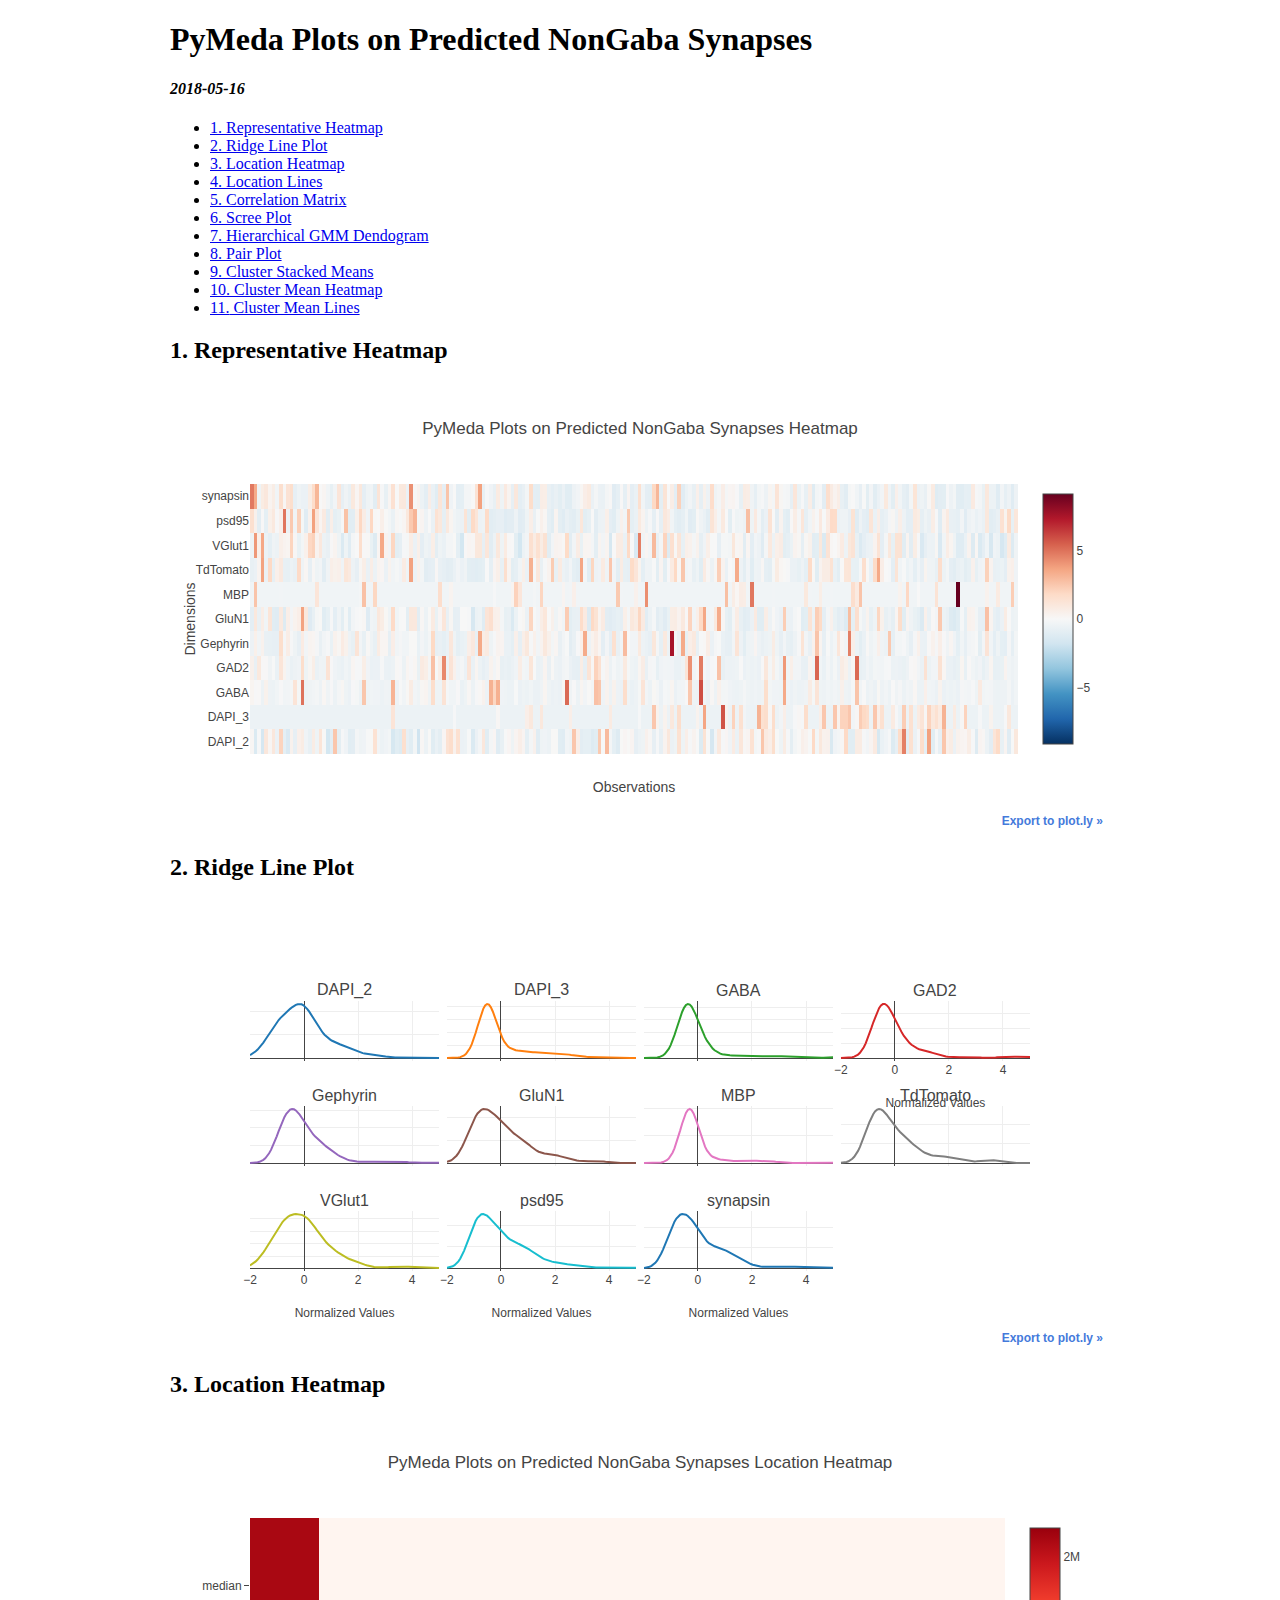
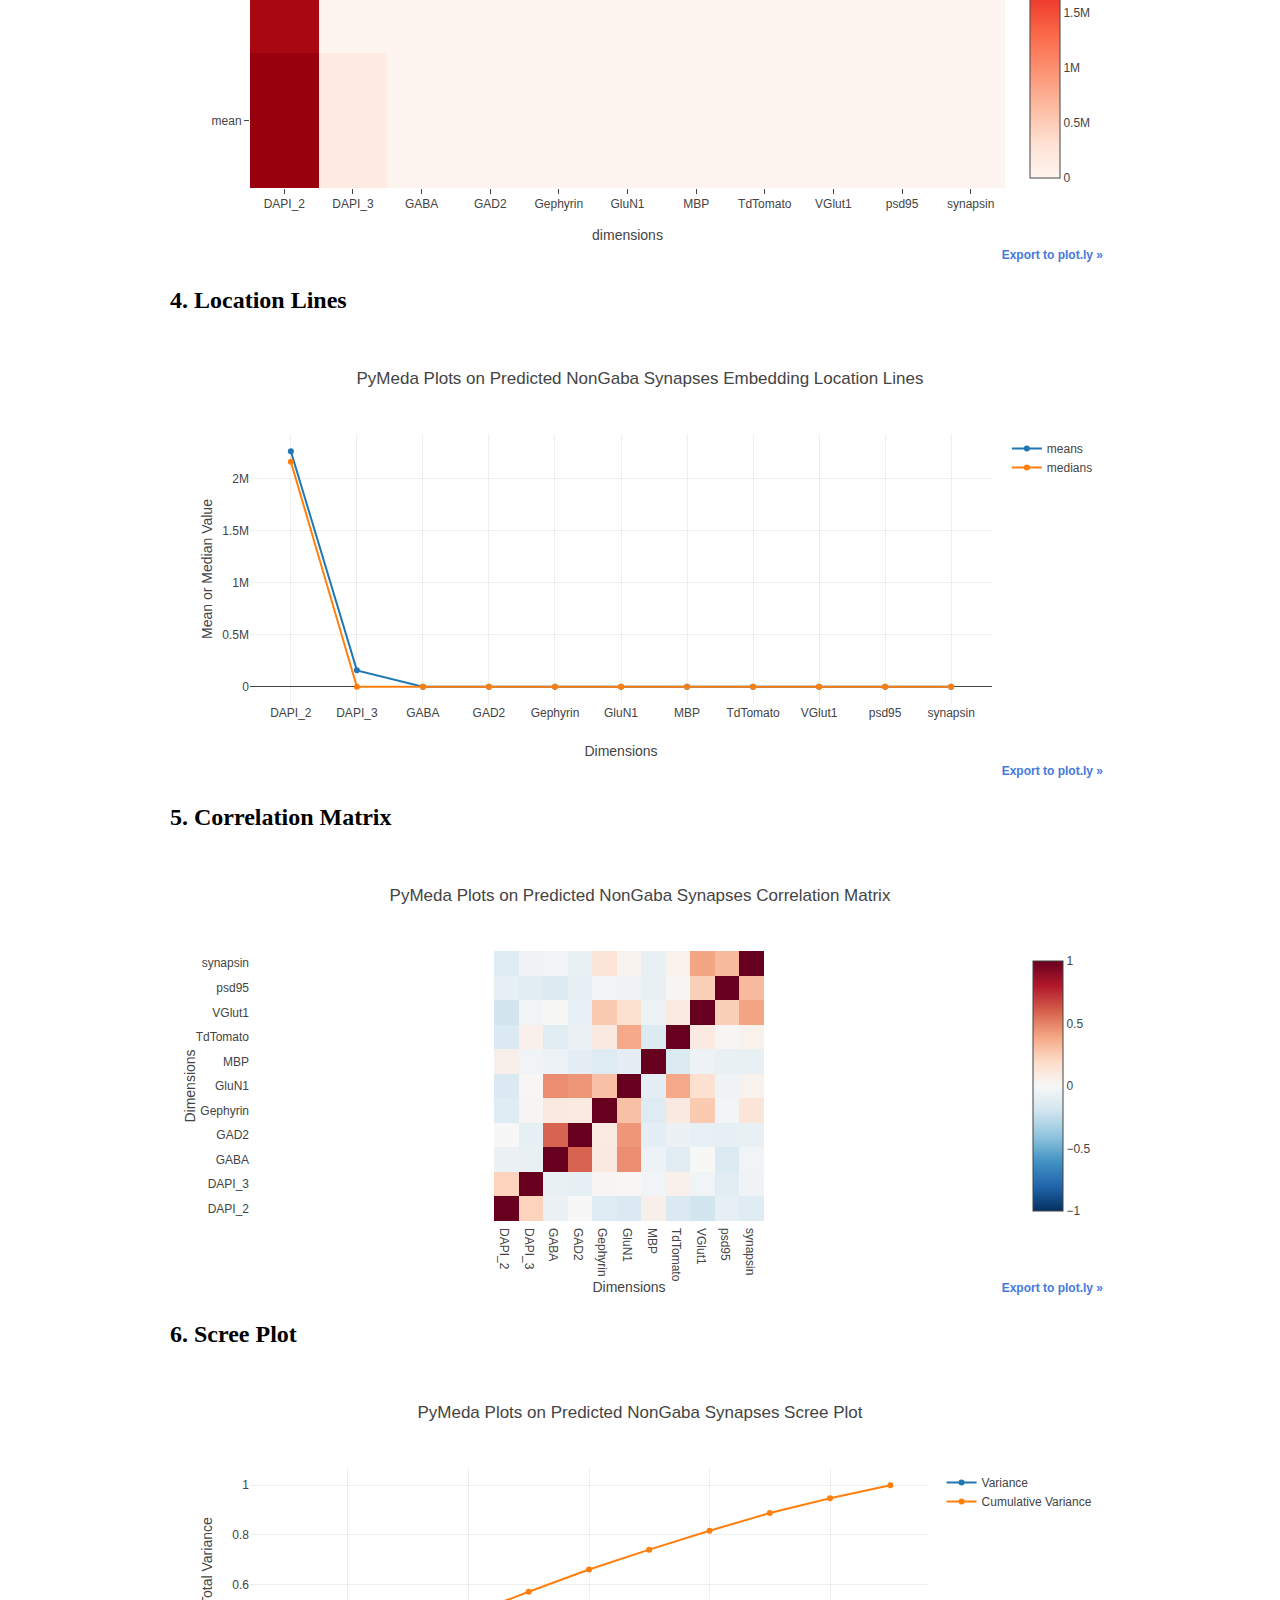
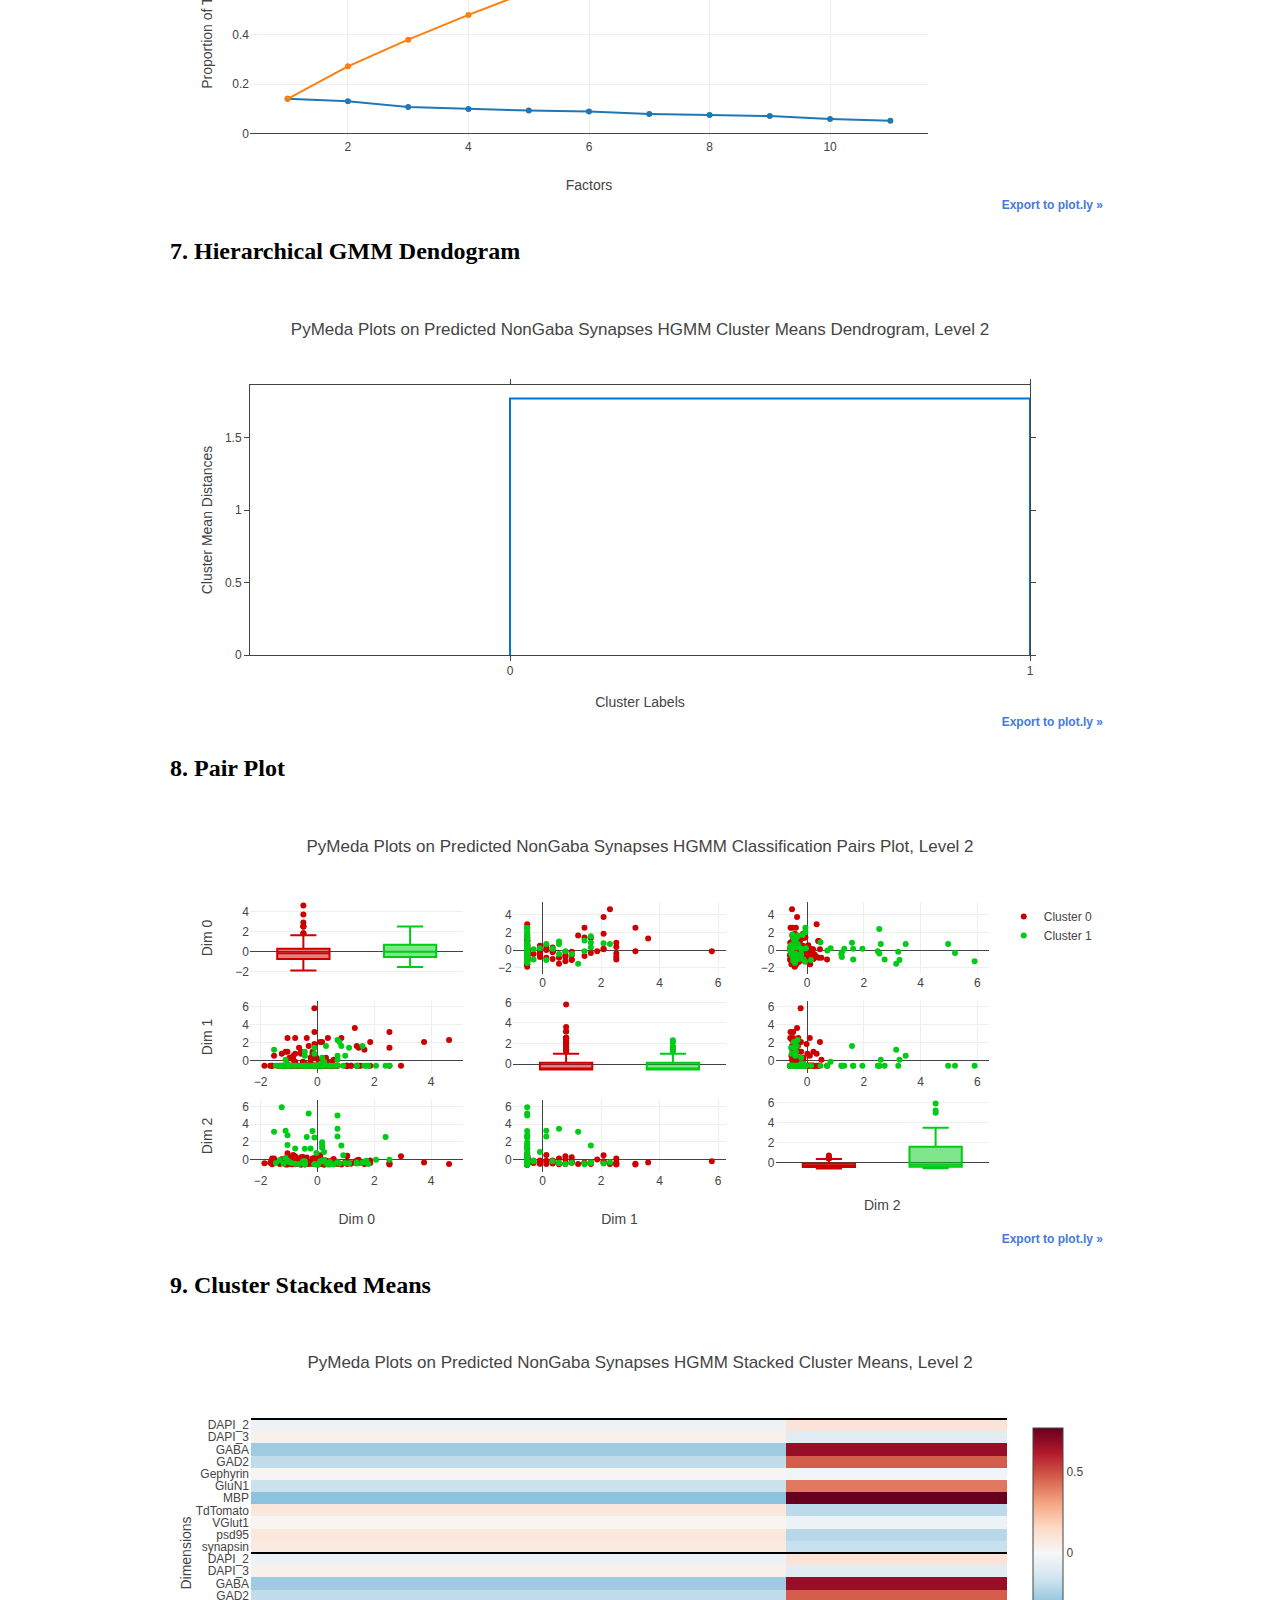
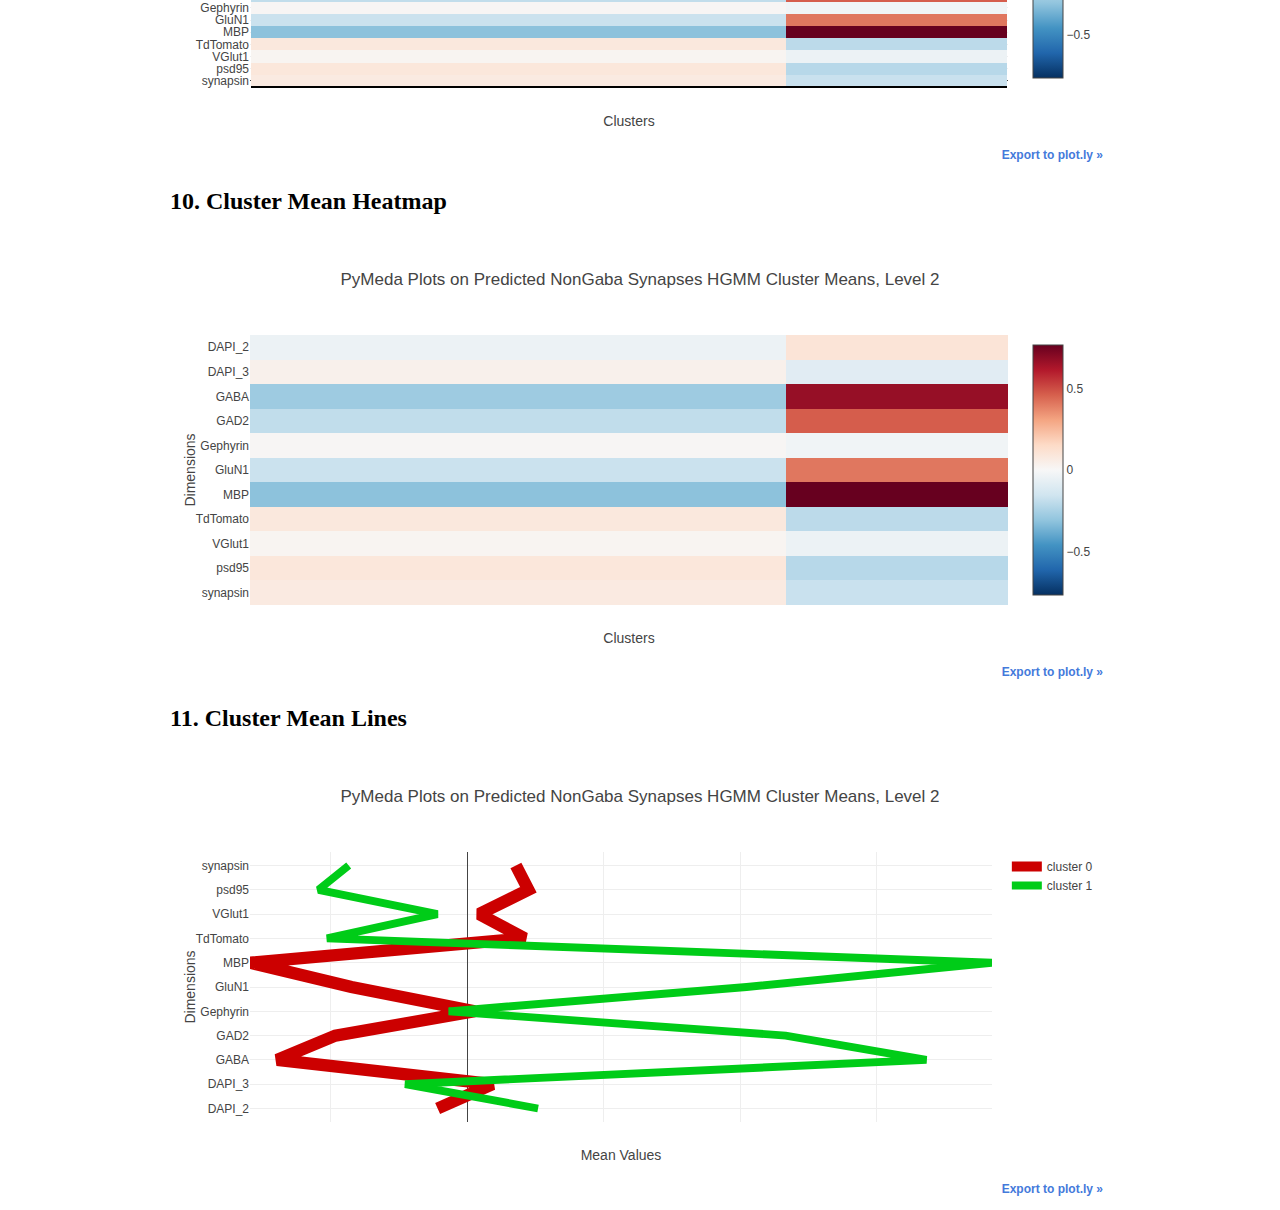
<file: source/richard/service/nomads_classifier/results/2018-05-16_PyMeda Plots on Predicted NonGaba Synapses.html>
<!DOCTYPE html>
<html xmlns="http://www.w3.org/1999/xhtml">

<head>
    <meta charset="utf-8">
    <meta http-equiv="Content-Type" content="text/html; charset=UTF-8" />
    <meta name="generator" content="pandoc">
    <!--<meta name="viewport" content="width=device-width, initial-scale=1">-->
    <script src="https://cdn.plot.ly/plotly-latest.min.js"></script>
    <title>PyMeda Plots on Predicted NonGaba Synapses</title>
</head>

<body>
    <div style="visibility: hidden; overflow: hidden; position: absolute; top: 0px; height: 1px; width: auto; padding: 0px; border: 0px; margin: 0px; text-align: left; text-indent: 0px; text-transform: none; line-height: normal; letter-spacing: normal; word-spacing: normal;">
    </div>

    <style type="text/css">
        .main-container {
            max-width: 940px;
            margin-left: auto;
            margin-right: auto;
        }

        code {
            color: inherit;
            background-color: rgba(0, 0, 0, 0.04);
        }

        img {
            max-width: 100%;
            height: auto;
        }

        .tabbed-pane {
            padding-top: 12px;
        }

        button.code-folding-btn:focus {
            outline: none;
        }
    </style>
    <div class="container-fluid main-container">
        <div class="fluid-row" id="header">
            <h1 class="title toc-ignore">PyMeda Plots on Predicted NonGaba Synapses</h1>
            <h4 class='date'>
                <em>2018-05-16</em>
            </h4>
        </div>
        <div id="TOC">
            <ul>
                
                <li>
                    <a href=#Representative Heatmap>
                        <span class="toc-section-number">1.</span> Representative Heatmap
                    </a>
                </li>
                
                <li>
                    <a href=#Ridge Line Plot>
                        <span class="toc-section-number">2.</span> Ridge Line Plot
                    </a>
                </li>
                
                <li>
                    <a href=#Location Heatmap>
                        <span class="toc-section-number">3.</span> Location Heatmap
                    </a>
                </li>
                
                <li>
                    <a href=#Location Lines>
                        <span class="toc-section-number">4.</span> Location Lines
                    </a>
                </li>
                
                <li>
                    <a href=#Correlation Matrix>
                        <span class="toc-section-number">5.</span> Correlation Matrix
                    </a>
                </li>
                
                <li>
                    <a href=#Scree Plot>
                        <span class="toc-section-number">6.</span> Scree Plot
                    </a>
                </li>
                
                <li>
                    <a href=#Hierarchical GMM Dendogram>
                        <span class="toc-section-number">7.</span> Hierarchical GMM Dendogram
                    </a>
                </li>
                
                <li>
                    <a href=#Pair Plot>
                        <span class="toc-section-number">8.</span> Pair Plot
                    </a>
                </li>
                
                <li>
                    <a href=#Cluster Stacked Means>
                        <span class="toc-section-number">9.</span> Cluster Stacked Means
                    </a>
                </li>
                
                <li>
                    <a href=#Cluster Mean Heatmap>
                        <span class="toc-section-number">10.</span> Cluster Mean Heatmap
                    </a>
                </li>
                
                <li>
                    <a href=#Cluster Mean Lines>
                        <span class="toc-section-number">11.</span> Cluster Mean Lines
                    </a>
                </li>
                
            </ul>
        </div>

        
        <div id=Representative Heatmap class="section level2">
            <h2>
                <span class="header-section-number">1.</span> Representative Heatmap
            </h2>
            <div id="34a11bd0-8b25-44fa-9eee-3ca34ba3f086" style="height: 100%; width: 100%;" class="plotly-graph-div"></div><script type="text/javascript">window.PLOTLYENV=window.PLOTLYENV || {};window.PLOTLYENV.BASE_URL="https://plot.ly";Plotly.newPlot("34a11bd0-8b25-44fa-9eee-3ca34ba3f086", [{"type": "heatmap", "z": [[0.09854662265288326, -1.3212430881150568, -0.10429167985190252, -1.591674212540725, 1.0450947615255026, 0.09854971765678697, 1.0450741281661446, -0.5775693601260998, 2.0592233423033894, -0.8480252445829978, -1.3888782084226232, 0.36897981041448735, -0.7804014726230782, 0.5041922776234178, 0.7070708151789518, -0.37474446930489674, -0.7127931756826772, 0.7070202634485246, -0.44230840452267806, 1.1802721520235244, 0.030910470677348933, -1.6593010795045484, -0.9831644633662072, 2.5325237192728807, -0.9155479130820631, -0.10428239484019142, -0.37469185423853385, -1.050805773681581, -0.9832077934208591, -0.17191235680791836, -0.44234244956561874, -0.3747269309494424, -0.0367184596224101, 0.03096102240777604, 1.383112517864246, -0.3071372040324636, -0.5099600315177308, -0.3747465326408325, -0.23949486204912188, -1.5240483772448699, -1.0508491037362329, -1.253663677877757, 1.5183466501005023, -0.7803849659355918, -1.050786171990191, -0.23949898872099348, -1.8621383503413662, 0.09850432426619936, -0.509969316529442, 0.030951737396064938, -1.0508449770643613, -0.6451590870430787, -0.9155943381406185, 0.16615595126125218, 1.3831176762040855, 1.6535312622742995, 0.36900250710978116, 1.4507239098085507, -0.5775580117784529, -0.5099548731778913, -0.03662354616936329, -1.321293639845484, -0.5775796768057788, -0.17186799508529865, 1.0450803181739519, -1.050807837017517, -0.17188140676888133, 0.1661528562573485, -1.1184501790008587, -0.7127777006631587, -0.03668338291150149, 0.166178647956546, -0.44233419622187553, 0.23378178655710752, 0.571830492934888, 0.23375599485791002, -0.8480252445829978, -0.17184633005797273, 0.43661389905408593, -1.118435735649308, -0.44233625955781136, -0.37472486761350665, -0.5099435248302445, 0.030951737396064938, 0.03089705899376623, -1.0508129953573564, -1.1184398623211795, -0.3071341090285599, -0.44233419622187553, 2.53248967422994, 0.5717881945482041, -0.983136608331074, -0.8479860412002175, -0.8479953262119286, -1.1860471275936129, -1.0508099003534528, 2.3972679220092985, -0.036663781220111394, 2.9381652475715434, -0.17188759677668874, -0.8480015162197361, -1.1860801409685855, 0.030914597349220533, 0.1661621412690596, 0.030933167372642734, 0.23379726157662603, -0.780403535959014, -0.5099393981583729, -0.44233316455390764, 0.436581917347081, 0.09852805262946106, -0.7803653642442017, -0.10426691982067292, -0.7803674275801374, 0.30136945013815053, 1.0450730964981767, -0.5774806366808604, -0.44231253119454966, 1.383121802875957, -0.44233110121797187, 0.5717902578841398, -0.10429993319564572, 0.30134262677098517, -0.036676161235726194, -1.2536574878699496, 1.315556835990208, -0.0367029846028916, -1.5917103209196015, -0.3071176023410735, 0.9098977693360906, -0.10430405986751733, 0.1661425395776695, -0.3747382792970893, 0.7746533204201552, -0.6451157569884268, 1.1126700450909308, 0.09856003433646597, 0.23376321653368531, 1.3831145812001817, -0.23949383038115396, -0.10430096486361362, 2.5325030859135227, 0.8422729657082032, 0.5717943845560115, 1.5859353453495133, -0.03666893955995089, -0.44234141789765086, 0.7070047884290062, -0.10428342650815932, -0.915609813160137, -0.23951136873660828, 0.030940389048418036, 0.5041933092913857, 0.30135191178269627, -0.03663179951310649, 1.8563901981384432, -0.23950002038896137, 0.9775184462921064, 0.36898909542619845, 0.4366097723822143, -1.4565009487145748, -0.37473105762131403, -0.2395340654319021, 0.09853630597320426, 1.8564201165095124, -1.0508336287167144, -1.0508140270253243, 0.7070347068000752, 0.7070543084914653, -0.10431024987532472, -0.3071155390051377, 0.23372710815480882, 0.842253364016813, -1.524045282240966, -0.645145675359496, -0.37475375431660785, -0.10428033150425561, -1.253621379491073, -0.7803426675489079, 1.7212024909607424, 4.628404652788575, -0.983228426780217, 1.4507486698397802, -0.5775734867979714, -0.10429271151987042, 1.6535539589695933, -0.8479561228291485, 3.749476159204003, -1.050806805349549, -0.10428961651596672, -0.7803653642442017, 2.532487610894004, 0.5042067209749684, 0.7070316117961715, -0.5775569801104851, 0.36898393708635896, 0.23374567817823103, 0.1661219062183115, 0.639418156515931, -0.10428445817612722, -1.1860801409685855, 0.2337518681860384, 0.09851773594978205, -0.5099404298263408, -0.9832036667489875, 1.1802845320391393, 1.7887870595378819, -0.7127673839834797, 0.23380448325240133, -1.1184377989852439, -0.03667409789979039, 0.9774617045538719], [-0.5223031948776068, -0.5219513737431584, -0.5222965567429945, -0.5223463427525863, -0.5221704321853621, -0.5223529808871985, -0.5223529808871985, -0.5223529808871985, -0.5223562999545046, -0.5222600470026272, -0.5222865995410761, -0.5222899186083823, -0.5222235372622599, -0.5223662571564229, -0.5218717161278116, -0.5223496618198924, -0.5223065139449129, -0.5222899186083823, -0.5220509457623419, -0.5223529808871985, -0.5223231092814434, -0.5222135800603416, -0.5222965567429945, -0.5222799614064639, -0.5221837084545865, -0.5222567279353211, -0.5222202181949538, -0.5222700042045456, -0.5222500898007089, -0.5222467707334028, -0.5222965567429945, -0.5217787822432404, -0.5223861715602597, -0.5223596190218107, -0.5222202181949538, -0.5223065139449129, -0.5223164711468312, -0.5223031948776068, -0.522369576223729, 1.218272124594067, -0.522309833012219, -0.5221936656565049, -0.5223397046179741, -0.5222168991276477, -0.5222633660699334, -0.5221870275218926, -0.5222899186083823, -0.5223264283487495, -0.5221471987142192, -0.5222467707334028, -0.5222168991276477, -0.5223131520795251, -0.5220575838969541, -0.5220874555027092, -0.5223065139449129, -0.5223031948776068, -0.08725312866108606, -0.5222932376756884, -0.5222965567429945, -0.522309833012219, -0.5221007317719336, -0.5222998758103006, -0.5222467707334028, -0.5221372415123009, -0.5222766423391578, -0.5222301753968722, -0.522080817368097, -0.5221007317719336, 0.13049428195668408, -0.5223297474160556, -0.5223662571564229, -0.5221637940507499, -0.5221737512526682, -0.5220741792334848, -0.5221903465891988, -0.5223397046179741, 0.5652987371925521, 1.0004118656878889, -0.5222567279353211, -0.5223197902141373, 1.0006740720050722, -0.5221903465891988, -0.52228328047377, -0.5223363855506679, -0.5224193622333209, -0.5222135800603416, -0.5221306033776887, -0.5218916305316483, 0.5652987371925521, -0.5222998758103006, -0.5223231092814434, -0.5221903465891988, -0.522253408868015, -0.5222633660699334, -0.5222733232718517, -0.5220708601661785, -0.5221837084545865, -0.5222932376756884, -0.5222932376756884, 0.7827275173489351, -0.5222965567429945, -0.5220609029642602, -0.5223496618198924, -0.5222003037911171, -0.5222700042045456, -0.5223529808871985, -0.5222633660699334, -0.0872597667956983, -0.5221438796469131, -0.5217223580990363, -0.5223596190218107, 2.522941058484242, 0.3478002566227407, -0.522309833012219, 0.34772059900739394, -0.522309833012219, 1.0004583326301746, -0.5223164711468312, 1.6527745447050786, -0.5223463427525863, -0.5222102609930355, -0.5222003037911171, -0.5222168991276477, 0.34772723714200615, -0.5218916305316483, 3.610436780400606, -0.5223065139449129, -0.5221837084545865, -0.5222932376756884, -0.5222036228584233, 5.7856306873390055, 0.34796620998804656, -0.5222268563295661, 2.087927502008089, -0.5222334944641783, 1.4354088268275118, -0.3047184185578363, -0.5223529808871985, -0.5218152919836077, -0.5222301753968722, 3.1754165857898395, 1.4352395543948997, 1.6529703696761393, 0.1302984569856232, 1.652844245118507, -0.5223297474160556, -0.3048013952404892, 0.5654447761540212, -0.5223131520795251, -0.5222865995410761, -0.08726308586300441, 0.130235394706807, -0.08723985239186159, 1.652930540868466, -0.5222567279353211, -0.5223065139449129, -0.5222202181949538, 0.5654182236155724, 2.5229211440804056, -0.5223397046179741, -0.5223596190218107, 2.5230107588976707, 0.34778366128621013, 2.087847844392742, 2.087897630402334, 2.522927782215018, -0.304539188923306, 0.13055402516819417, 2.3057479321065935, 1.8703394066210122, 1.6527977781762213, -0.5222766423391578, 2.522851443666977, 0.5653020562598583, 1.4353192120102467, -0.5222998758103006, -0.5223131520795251, 0.7828801944450164, -0.08725312866108606, -0.5222799614064639, 2.305343005895247, -0.5220974127046275, 1.43535904081792, -0.5223562999545046, 0.7827739842912207, 1.2177775835654556, 0.13033164765868438, 2.087910906671558, 1.0003189318033177, 1.4354818463082464, 0.7828370465700369, 3.1753601616456355, -0.5222899186083823, -0.5221770703199743, 0.7828237703008125, -0.5214136848395675, 0.13022543750488863, 2.087907587604252, -0.5223197902141373, -0.522309833012219, -0.522309833012219, -0.08726972399761665, -0.5223795334256475, -0.5222567279353211, 0.34774383247853674, -0.5223529808871985, -0.5222799614064639, -0.5222633660699334, -0.08712700410345364, 1.0003786750148278, -0.522140560579607, -0.5222899186083823], [0.2120897059451983, -0.07049909219966093, 0.03416342563176842, -0.5519466742242359, 0.41094848982491405, -0.4891491635253783, -0.5205479188748071, -0.3321553867782343, -0.06003284041651799, -0.35308789034452015, -0.3112228832119484, -0.20656036538051906, 1.227316128910063, -0.14376285468166147, 4.974234267275233, -0.4996154153085212, -0.3949528974770919, -0.26935787607937667, -0.20656036538051906, -0.4786829117422354, 0.15975844702948364, -0.3949528974770919, -0.07049909219966093, -0.5205479188748071, -0.20656036538051906, 0.13882594346319777, -0.41588540104337773, -0.5938116813568076, -0.07049909219966093, -0.14376285468166147, -0.5519466742242359, 2.5460638535860727, -0.4263516528265207, -0.32168913499509133, -0.37402039391080605, -0.36355414212766307, -0.5205479188748071, -0.4054191492602348, -0.41588540104337773, 3.1426402052252196, -0.4577504081759495, -0.028634085067089185, -0.35308789034452015, 0.09696093633062602, 0.7040035397529163, -0.3112228832119484, -0.43681790460966363, 0.14929219524634071, 0.2748872166440559, -0.41588540104337773, 1.6250336966694945, -0.43681790460966363, -0.4263516528265207, 1.3110461431752065, -0.12283035111537559, -0.32168913499509133, -0.3321553867782343, -0.06003284041651799, -0.6042779331399506, -0.44728415639280655, 0.12835969168005484, -0.5205479188748071, -0.11236409933223265, 0.08649468454748309, 0.3900159862586282, -0.4577504081759495, 3.21590396770722, 1.9494875019469255, 3.257768974839792, -0.38448664569394897, -0.44728415639280655, -0.541480422441093, -0.5519466742242359, -0.03910033685023212, -0.5624129260073788, -0.44728415639280655, -0.5519466742242359, -0.3321553867782343, -0.5833454295736648, -0.5938116813568076, -0.3949528974770919, 0.2120897059451983, -0.43681790460966363, -0.5833454295736648, -0.4996154153085212, -0.5728791777905218, 0.13882594346319777, 5.214958058287521, -0.4054191492602348, -0.06003284041651799, -0.5519466742242359, 0.22255595772834125, -0.29029037964566257, 0.023697173848625488, -0.22749286894680493, 2.734456385682645, 2.5460638535860727, -0.38448664569394897, 0.33768472734291355, -0.5205479188748071, 0.41094848982491405, -0.4891491635253783, -0.5938116813568076, 1.6250336966694945, -0.4263516528265207, -0.6042779331399506, -0.4891491635253783, -0.14376285468166147, 1.2063836253437772, -0.3007566314288055, -0.541480422441093, 0.09696093633062602, -0.20656036538051906, -0.5728791777905218, -0.12283035111537559, -0.2484253725130908, 0.22255595772834125, -0.5833454295736648, -0.32168913499509133, -0.3112228832119484, 0.044629677414911355, 2.493732594670358, -0.4263516528265207, -0.46821665995909245, 5.905730675974954, -0.35308789034452015, -0.5624129260073788, 0.10742718811376896, -0.46821665995909245, 0.4737460005237717, -0.22749286894680493, -0.20656036538051906, -0.38448664569394897, -0.46821665995909245, -0.5205479188748071, -0.43681790460966363, -0.20656036538051906, -0.43681790460966363, -0.4786829117422354, -0.36355414212766307, -0.4891491635253783, -0.3949528974770919, 1.5831686895369228, -0.2484253725130908, -0.36355414212766307, -0.36355414212766307, -0.41588540104337773, 3.4775602622857935, -0.36355414212766307, -0.5728791777905218, -0.3949528974770919, -0.5310141706579501, -0.4891491635253783, -0.4054191492602348, 0.7144697915360593, -0.14376285468166147, 1.227316128910063, -0.41588540104337773, -0.4996154153085212, -0.34262163856137723, -0.4263516528265207, -0.3112228832119484, -0.4263516528265207, 0.4528134969574858, -0.4263516528265207, -0.5205479188748071, -0.12283035111537559, 2.5983951125017875, -0.3321553867782343, -0.01816783328394625, -0.5310141706579501, -0.4054191492602348, -0.5938116813568076, 0.09696093633062602, -0.46821665995909245, -0.2798241278625196, -0.5205479188748071, 0.013230922065482554, -0.4054191492602348, -0.1542291064648044, -0.5310141706579501, -0.3007566314288055, -0.3949528974770919, 0.15975844702948364, -0.541480422441093, -0.5205479188748071, 0.5051447558732005, -0.35308789034452015, -0.38448664569394897, -0.5624129260073788, 0.33768472734291355, -0.5833454295736648, -0.4263516528265207, -0.5310141706579501, -0.43681790460966363, -0.5833454295736648, -0.16469535824794734, -0.217026617163662, -0.2798241278625196, -0.08096534398280386, -0.4263516528265207, 0.8295985611506315, -0.34262163856137723, -0.217026617163662, -0.25889162429623375, -0.46821665995909245, -0.5205479188748071, -0.4996154153085212, -0.46821665995909245, -0.20656036538051906, -0.5833454295736648, -0.3321553867782343], [0.4461499201654009, -0.6909228818299158, 0.9371586301179241, 0.03266890125801299, 0.045590183098868864, -0.3937333994902308, -0.04485878978712224, -0.6392377544664923, 1.1826629850941857, 0.2910945380751304, -0.32912699028595144, -0.6133951907847806, -0.49710365421707775, -0.3808121176493749, 1.6219865676832854, -0.4195759631719425, 0.14896043782571583, 0.6012053022556714, -0.6133951907847806, -0.4066546813310867, -0.4195759631719425, 1.3118758035027445, -0.05778007162797811, -0.3808121176493749, -0.5229462178987895, -0.6133951907847806, -0.3420482721268073, -0.5358674997396454, 0.18772428334828345, -0.1094651989914016, -0.1094651989914016, 0.6012053022556714, -0.35496955396766317, -0.6263164726256365, -0.5875526271030689, -0.6004739089439247, -0.1094651989914016, -0.5617100634213571, -0.6263164726256365, -0.5487887815805013, 0.0714327467805806, -0.07070135346883398, -0.5229462178987895, 0.17480300150742759, -0.07070135346883398, 0.16188171966657172, -0.6521590363073482, 0.8337883753910772, 0.6012053022556714, -0.17407160819568096, 2.73321680599689, -0.03193750794626637, 0.6141265840965272, 4.387140881626442, -0.45833980869451013, 1.2731119579801768, 0.433228638324545, -0.3808121176493749, -0.21283545371824858, -0.5875526271030689, 1.2343481124576092, -0.6392377544664923, 0.2135668470299952, -0.5229462178987895, -0.781371854715907, -0.5617100634213571, 0.32985838359769803, -0.2774418629225279, 0.16188171966657172, -0.7296867273524834, -0.6263164726256365, -0.7426080091933394, -0.5875526271030689, -0.3808121176493749, 0.639969147778239, -0.2515992992408162, -0.31620570844509555, 1.130977857730762, -0.03193750794626637, -0.6263164726256365, -0.5487887815805013, 0.2652519743934187, -0.6909228818299158, 0.08435402862143648, -0.471261090535366, -0.6004739089439247, -0.30328442660423965, -0.21283545371824858, -0.5617100634213571, -0.768450572875051, -0.7942931365567628, 0.6787329933008066, -0.7942931365567628, 1.247269394298465, 0.12311787414400409, 2.087152713954097, 1.4023247763887354, -0.1094651989914016, 0.3040158199159863, -0.5487887815805013, -0.12238648083225748, -0.4195759631719425, -0.31620570844509555, 0.8596309390727889, -0.13530776267311334, -0.4324972450127984, -0.5100249360579336, 0.2135668470299952, 0.6916542751416624, -0.6909228818299158, -0.1611503263548251, -0.12238648083225748, -0.7555292910341952, -0.3808121176493749, -0.2903631447633838, -0.31620570844509555, -0.35496955396766317, -0.6263164726256365, -0.6263164726256365, -0.4195759631719425, 1.2085055487758973, 4.167479090331892, -0.2903631447633838, 0.09727531046229235, 4.761858055011262, -0.1611503263548251, -0.3808121176493749, -0.1094651989914016, -0.03193750794626637, 2.7073742423151788, -0.7296867273524834, -0.49710365421707775, -0.5358674997396454, -0.48418237237622186, -0.4195759631719425, -0.006094944264554624, -0.5875526271030689, -0.4324972450127984, -0.5487887815805013, -0.4324972450127984, -0.5617100634213571, -0.07070135346883398, 1.0405288848447711, -0.18699289003653682, 0.6658117114599507, -0.22575673555910444, -0.5746313452622129, 3.960738580878198, -0.32912699028595144, 0.536598893051392, -0.2774418629225279, -0.2903631447633838, -0.6650803181482041, -0.7426080091933394, 0.2523306925525628, -0.32912699028595144, 5.3174731741680645, -0.32912699028595144, -0.6392377544664923, -0.17407160819568096, -0.5100249360579336, -0.13530776267311334, -0.5617100634213571, 0.7045755569825183, 0.4073860746428333, -0.5100249360579336, 0.0714327467805806, 5.188260355759506, -0.7167654455116276, -0.6133951907847806, -0.30328442660423965, -0.5100249360579336, -0.2515992992408162, -0.30328442660423965, -0.3420482721268073, -0.12238648083225748, -0.09654391715054572, -0.5358674997396454, -0.49710365421707775, -0.5617100634213571, -0.6521590363073482, -0.49710365421707775, 0.03266890125801299, 0.12311787414400409, -0.26452058108167203, -0.5746313452622129, 1.3377183671844561, -0.5100249360579336, -0.2903631447633838, -0.30328442660423965, 1.3635609308661678, 0.16188171966657172, -0.6133951907847806, -0.6263164726256365, -0.768450572875051, -0.6521590363073482, 0.2135668470299952, -0.7038441636707717, 0.03266890125801299, -0.32912699028595144, -0.5100249360579336, -0.35496955396766317, -0.7555292910341952, -0.471261090535366, 0.22648812887085107, -0.7555292910341952, -0.7426080091933394, -0.6521590363073482, 0.3040158199159863, -0.3420482721268073, -0.45833980869451013, -0.3420482721268073], [-0.46479300190223544, 0.4851201823287146, -0.3489499306545586, 0.3692771110810378, -0.6733105301480538, -0.7196477586471245, -0.7659849871461952, -0.7891536013957305, 1.5972136663064125, -0.16360101665827567, 0.6473004820754622, -0.09409517390966957, -0.4184557734031647, -0.7891536013957305, 0.763143553323139, -0.30261270215548786, 0.2766026540828963, 0.18392819708475483, -0.16360101665827567, -0.6733105301480538, -0.30261270215548786, -0.09409517390966957, -0.6501419158985183, 0.39244572533057315, 0.1375909685856841, 0.763143553323139, 0.4156143395801085, -0.4879616161517708, -0.7428163728966598, 1.2265158383138464, -0.30261270215548786, -0.7196477586471245, 0.09125374008661337, -0.4184557734031647, -0.7428163728966598, 0.7399749390736037, 0.18392819708475483, 0.2070968113342902, -0.8354908298948013, 0.6241318678259268, -0.3489499306545586, -0.16360101665827567, -0.3489499306545586, -0.3489499306545586, 0.021747897338007263, 0.021747897338007263, -0.6501419158985183, -0.2562754736564171, -0.5342988446508415, -0.2099382451573464, 1.8752370373008367, -0.7659849871461952, -0.6964791443975891, -0.8586594441443367, -0.6038046873994476, 1.0411669243175634, -0.4184557734031647, -0.8586594441443367, -0.6501419158985183, -0.557467458900377, 0.577794639326856, 0.9484924673194219, -0.7196477586471245, 3.4970400347683124, 0.6473004820754622, 0.8558180103212805, -0.44162438765270007, -0.09409517390966957, 0.2997712683324317, 0.23026542558382557, -0.626973301648983, -0.626973301648983, -0.8586594441443367, 0.50828879657825, -0.7659849871461952, 0.577794639326856, 0.9716610815689574, -0.09409517390966957, 0.46195156807917925, -0.30261270215548786, 0.2997712683324317, 0.9716610815689574, 0.4387829538296439, -0.23310685940688178, 0.18392819708475483, -0.6733105301480538, -0.2794440879059525, -0.02458933116106347, -0.9745025153920135, -0.6964791443975891, -0.0709265596601342, 0.46195156807917925, 3.4507028062692418, -0.4879616161517708, 0.3461084968315024, 0.6936377105745329, 0.18392819708475483, -0.881828058393872, -0.2562754736564171, -0.881828058393872, 1.4350333665596646, -0.6964791443975891, -0.3489499306545586, 2.894656064280393, -0.0014207169115281028, -0.30261270215548786, -0.2794440879059525, 0.8558180103212805, -0.46479300190223544, -0.626973301648983, -0.7659849871461952, 1.0643355385670987, -0.2099382451573464, -0.812322215645266, 0.9021552388203512, -0.5342988446508415, 7.574716142686537, -0.09409517390966957, -0.5342988446508415, 3.4507028062692418, -0.7196477586471245, 0.577794639326856, 0.9253238530698866, -0.7196477586471245, -0.02458933116106347, 0.068085125837078, 0.6473004820754622, -0.5806360731499123, -0.16360101665827567, -0.047757945410598836, -0.6038046873994476, -0.7659849871461952, -0.812322215645266, -0.2794440879059525, 1.2265158383138464, -0.4879616161517708, -0.9513339011424782, -0.4184557734031647, -0.39528715915362933, 0.23026542558382557, -0.4879616161517708, -0.6964791443975891, -0.5342988446508415, -0.44162438765270007, 0.7399749390736037, -0.44162438765270007, -0.7659849871461952, -0.2794440879059525, -0.7196477586471245, -0.8354908298948013, -0.4879616161517708, -0.09409517390966957, 1.2496844525633817, -0.2794440879059525, -0.6733105301480538, 0.3692771110810378, 2.5934640790364334, 0.25343403983336094, -0.7659849871461952, -0.047757945410598836, -0.5111302304013062, -0.23310685940688178, 1.1106727670661696, 0.11442235433614874, -0.30261270215548786, 4.655470747245081, 0.577794639326856, -0.557467458900377, -0.9513339011424782, -0.6038046873994476, 0.068085125837078, -0.4184557734031647, -0.23310685940688178, 0.50828879657825, -0.39528715915362933, -0.5342988446508415, 2.454452393539221, -0.812322215645266, -0.18676963090781104, -0.23310685940688178, -0.11726378815920493, -0.44162438765270007, -0.7891536013957305, -0.16360101665827567, 0.46195156807917925, -0.5806360731499123, -0.6038046873994476, 0.04491651158754263, 0.39244572533057315, -0.16360101665827567, 0.5546260250773207, -0.0709265596601342, -0.39528715915362933, 0.2070968113342902, -0.37211854490409396, -0.8586594441443367, -0.3257813164050232, -0.7891536013957305, -0.30261270215548786, -0.18676963090781104, -0.02458933116106347, -0.9513339011424782, -0.2562754736564171, 1.272853066812917, -0.3489499306545586, -0.9049966726434074, -0.4184557734031647, -0.8586594441443367, -0.9049966726434074, -0.16360101665827567, -0.8354908298948013, -0.23310685940688178], [-0.9018276881971407, 1.0064966399377557, -0.6799295105070364, 0.6292697378645784, -0.3248924262028697, 1.184015182089839, -1.0571564125802135, -1.1237258658872449, 0.917737368861714, -1.1902953191942762, 0.5848901023265576, -0.25832297289583844, 0.34080210686744294, 0.5848901023265576, 3.691464589988017, 0.9843068221687452, -1.1681055014252657, -0.7243091460450574, -0.14737388405078633, 0.030144658101297052, -1.0349665948112032, -0.7464989638140678, -0.08080443074375505, -0.9018276881971407, -0.39146187950990097, -0.9462073237351615, -0.14737388405078633, -1.0349665948112032, -0.28051279066484885, -0.08080443074375505, -0.014234977436723792, 0.11890392917733875, -1.1681055014252657, -0.34708224397188014, -0.4358415150479218, 1.0064966399377557, 0.6736493734025993, 0.09671411140832832, -0.4136516972789114, 1.8053300796221308, -0.34708224397188014, -0.03642479520573422, 0.00795484033228663, -0.9240175059661511, 0.9843068221687452, 0.9621170043997348, -0.968397141504172, 0.11890392917733875, -0.5246007861239635, 0.030144658101297052, 0.7845984622476514, -0.657739692738026, 0.1632835647153596, 1.1174457287828077, -0.6799295105070364, 0.14109374694634916, -0.813068417121099, -0.7908785993520886, 0.00795484033228663, 0.00795484033228663, -0.10299424851276548, -1.4787629501914117, -0.5246007861239635, -0.4136516972789114, -1.1015360481182346, 1.2062049998588495, 1.5390522663940058, 0.49613083125051594, 0.4739410134815055, -0.16956370181979674, -0.7464989638140678, -0.6799295105070364, -1.3678138613463595, -0.5246007861239635, -0.014234977436723792, 0.14109374694634916, -0.5689804216619844, 1.9828486217742143, -0.03642479520573422, -0.25832297289583844, 0.6292697378645784, 1.0730660932447869, 0.00795484033228663, 0.45175119571249506, -0.4136516972789114, 0.11890392917733875, -0.3248924262028697, 2.3156958883093703, -0.9462073237351615, -0.7021193282760468, -0.6799295105070364, 1.6943809907770788, 0.8289780977856722, -1.2790545902703179, 1.8497097151601516, 1.3171540887039015, 0.2520428357914013, 0.762408644478641, -0.968397141504172, -1.079346230349224, -0.9018276881971407, -0.7464989638140678, -0.8796378704281302, 0.5183206490195263, -0.19175351958880718, 1.0064966399377557, 0.7180290089406202, 1.9606588040052038, 0.8289780977856722, -1.0127767770421927, -0.5246007861239635, -0.1251840662817759, -0.968397141504172, -0.7243091460450574, -1.079346230349224, -0.657739692738026, 0.6736493734025993, 0.7402188267096306, 0.31861228909843253, 0.917737368861714, 0.05233447587030748, 2.0494180750812454, -0.30270260843385927, 0.5405104667885368, 1.8275198973911413, 3.5583256833739547, -0.3248924262028697, -0.236133155126828, 0.9399271866307244, 3.4473765945289023, 0.11890392917733875, -0.7464989638140678, -0.9462073237351615, -0.2139433373578176, 0.6958391911716097, -0.7021193282760468, -0.9905869592731824, -0.9018276881971407, -0.5689804216619844, 0.8289780977856722, -1.0571564125802135, -1.0571564125802135, 0.6292697378645784, -0.5024109683549531, 0.0745242936393179, -0.36927206174089056, -0.5689804216619844, 2.2713162527713497, -0.5024109683549531, -0.5911702394309948, -0.2139433373578176, 0.00795484033228663, -1.0349665948112032, -0.9462073237351615, 1.2505846353968704, -0.5246007861239635, 2.2713162527713497, 1.7831402618531205, -0.8796378704281302, -0.16956370181979674, 0.42956137794348465, -0.657739692738026, -0.968397141504172, -0.7908785993520886, -1.2124851369632865, 2.848251514765621, -0.8574480526591198, 1.5390522663940058, -0.14737388405078633, -0.48022115058594267, 0.34080210686744294, -0.7464989638140678, -0.4358415150479218, 1.9606588040052038, 0.40737156017447423, -0.7243091460450574, -0.48022115058594267, -0.813068417121099, 0.18547338248437, 1.6500013552390578, -1.0571564125802135, 0.22985301802239086, -0.39146187950990097, -0.657739692738026, -0.8574480526591198, -1.3012444080393284, 0.4739410134815055, -0.6355498749690156, 0.05233447587030748, -0.25832297289583844, 2.4266449771544227, -0.546790603892974, -0.6799295105070364, -1.2124851369632865, -1.3456240435773492, -1.0349665948112032, -0.1251840662817759, -0.8574480526591198, 0.3851817424054638, 0.31861228909843253, -0.236133155126828, -0.7686887815830782, -0.813068417121099, 2.7373024259205687, 0.2742326535604117, -0.7021193282760468, -0.9018276881971407, -0.5689804216619844, 0.7180290089406202, -0.014234977436723792, -0.546790603892974, -0.4136516972789114], [-0.31763670007706657, 2.5953818264258826, -0.31763670007706657, -0.31763670007706657, -0.31763670007706657, -0.31763670007706657, -0.31763670007706657, -0.31763670007706657, -0.30870106042521706, -0.31763670007706657, -0.31763670007706657, -0.31763670007706657, -0.31763670007706657, -0.31763670007706657, -0.31763670007706657, -0.31763670007706657, -0.31763670007706657, -0.31763670007706657, 1.156743842478107, -0.31763670007706657, -0.31763670007706657, -0.31763670007706657, -0.31763670007706657, -0.31763670007706657, -0.31763670007706657, -0.31763670007706657, -0.31763670007706657, -0.31763670007706657, -0.31763670007706657, -0.31763670007706657, -0.21040902425487215, 2.7115451418999266, -0.31763670007706657, -0.31763670007706657, 1.9430801318408661, -0.31763670007706657, -0.31763670007706657, -0.31763670007706657, -0.31763670007706657, -0.31763670007706657, -0.31763670007706657, -0.31763670007706657, -0.31763670007706657, -0.31763670007706657, -0.31763670007706657, -0.31763670007706657, -0.31763670007706657, -0.31763670007706657, -0.31763670007706657, -0.31763670007706657, -0.31763670007706657, -0.31763670007706657, 1.6124614647224333, -0.31763670007706657, -0.31763670007706657, 0.27211551694500286, -0.31763670007706657, -0.31763670007706657, -0.31763670007706657, -0.31763670007706657, -0.31763670007706657, -0.31763670007706657, -0.31763670007706657, -0.31763670007706657, -0.31763670007706657, -0.31763670007706657, -0.31763670007706657, -0.10318134843267769, -0.31763670007706657, -0.31763670007706657, -0.31763670007706657, -0.31763670007706657, 0.26317987729315334, 2.121792924877857, 1.0763230856114612, -0.31763670007706657, -0.31763670007706657, -0.31763670007706657, -0.21040902425487215, -0.31763670007706657, 1.9788226904482644, -0.31763670007706657, -0.31763670007706657, -0.31763670007706657, -0.31763670007706657, -0.31763670007706657, 0.24530859798945426, -0.31763670007706657, -0.30870106042521706, 0.5044421478930908, -0.31763670007706657, -0.31763670007706657, -0.31763670007706657, -0.31763670007706657, -0.31763670007706657, -0.31763670007706657, -0.31763670007706657, -0.31763670007706657, -0.31763670007706657, -0.31763670007706657, -0.31763670007706657, 2.416669033388892, -0.29082978112151797, -0.31763670007706657, -0.31763670007706657, -0.31763670007706657, 0.43295703067829455, -0.31763670007706657, -0.31763670007706657, 4.221668243062498, -0.31763670007706657, -0.31763670007706657, -0.31763670007706657, -0.31763670007706657, -0.31763670007706657, -0.31763670007706657, -0.31763670007706657, -0.31763670007706657, -0.31763670007706657, -0.31763670007706657, -0.31763670007706657, -0.31763670007706657, -0.31763670007706657, -0.31763670007706657, -0.31763670007706657, -0.31763670007706657, -0.31763670007706657, -0.31763670007706657, -0.31763670007706657, -0.31763670007706657, -0.30870106042521706, 2.765158979811024, -0.31763670007706657, 0.656348021974533, 0.1559522014709589, 0.7010262202337807, 0.656348021974533, -0.31763670007706657, 4.865034297995665, -0.31763670007706657, -0.31763670007706657, -0.31763670007706657, -0.31763670007706657, -0.31763670007706657, -0.29082978112151797, -0.31763670007706657, -0.31763670007706657, -0.31763670007706657, -0.31763670007706657, -0.31763670007706657, -0.31763670007706657, -0.31763670007706657, -0.31763670007706657, 0.9333528511818686, -0.30870106042521706, -0.31763670007706657, -0.31763670007706657, 0.5937985444115862, -0.31763670007706657, -0.31763670007706657, -0.30870106042521706, -0.31763670007706657, -0.31763670007706657, -0.31763670007706657, -0.31763670007706657, -0.31763670007706657, 1.6124614647224333, 0.8261251753596742, 2.5953818264258826, -0.31763670007706657, -0.31763670007706657, -0.31763670007706657, -0.31763670007706657, -0.31763670007706657, -0.31763670007706657, -0.31763670007706657, -0.31763670007706657, -0.31763670007706657, -0.31763670007706657, 0.3525362738116487, -0.31763670007706657, 1.9162732128853177, -0.31763670007706657, -0.31763670007706657, -0.022760591566031857, -0.31763670007706657, -0.31763670007706657, -0.31763670007706657, -0.31763670007706657, 1.29077843725585, -0.31763670007706657, -0.31763670007706657, -0.31763670007706657, -0.31763670007706657, -0.31763670007706657, 9.127334411927896, -0.31763670007706657, -0.31763670007706657, -0.31763670007706657, -0.31763670007706657, -0.31763670007706657, -0.31763670007706657, -0.31763670007706657, 0.3614719134634983, -0.31763670007706657, -0.31763670007706657, 0.8082538960559751, -0.31763670007706657, -0.31763670007706657, -0.31763670007706657, 2.2647631593074498, -0.31763670007706657], [-0.704550123238262, -0.587099920408065, 0.2564060817360779, 3.6944938373109384, -0.5764226292416834, 1.8473224655269296, -0.8113230349020777, 0.5019837785628536, 0.9077208428853527, -0.7365819967374068, -0.7472592879037883, -0.5337134645761572, -0.6725182497391174, 1.8046133008614034, -0.394908679413197, 0.16031046123864387, -0.7686138702365514, 0.11760129657311764, -0.43761784407872323, -0.298813058915763, -1.0035142758969455, -0.40558597057957857, 0.5553702343947614, 0.41656544923180117, 0.4913064873964721, -0.37355409708043386, 1.1319439573793655, 0.8863662605525896, -0.48032700874424944, -0.779291161402933, 0.14963317007226232, 0.5980793990602876, -0.6084545027408281, 0.6407885637258138, -0.5443907557425388, 0.277760664068841, 0.17098775240502542, -0.587099920408065, 0.33114711990074874, -0.3415222235812892, -0.14933098258642122, -0.3842313882468154, 0.7795933488887741, -0.40558597057957857, 3.726525710810083, -0.4696497175778679, 0.4058881580654196, -0.24542660308385522, -1.0141915670633272, -0.8860640730667485, -0.8220003260684592, 0.11760129657311764, -0.6725182497391174, -0.8113230349020777, -0.9821596935641825, -0.9287732377322747, -0.6084545027408281, -0.30949035008214454, -0.5977772115744465, -0.40558597057957857, -0.9501278200650378, -0.9821596935641825, -1.0355461493960902, -0.9394505288986563, -0.8433549084012223, 0.0108283849093021, -0.8220003260684592, 0.23505149940331477, 0.5340156520619983, -0.7259047055710252, 1.548358312868246, 0.2670833729024594, -0.9501278200650378, -0.8326776172348408, -0.35219951474767075, 0.5340156520619983, -0.5977772115744465, 3.2567248994892943, -0.07458994442175033, 1.0251710457155498, -0.6938728320718806, -0.11729910908727656, 0.3204698287343672, 2.3491551503468626, -0.7365819967374068, 0.8116252223879187, -0.5337134645761572, -0.6618409585727358, -0.298813058915763, -0.8540321995676039, -1.0248688582297087, 3.609075507979886, -0.18136285608556588, -1.0355461493960902, 1.9754499595235082, -0.48032700874424944, -0.37355409708043386, 0.7902706400551556, -0.394908679413197, 2.5199918090089675, -0.28813576774938143, -0.9501278200650378, 0.7048523107241031, -0.7472592879037883, -0.8220003260684592, 1.7832587185286402, 1.142621248545747, 0.28843795523522253, -0.8540321995676039, -0.394908679413197, -0.4482951352451048, -0.03188077975622412, -0.9394505288986563, 0.24572879056969632, -0.9608051112314194, -0.06391265325536878, 0.8009479312215372, 1.8686770478596926, 0.07489213190759143, 2.5520236825081124, -0.35219951474767075, -0.17068556491918432, -0.7259047055710252, -0.4482951352451048, -1.0355461493960902, 0.7689160577223925, 0.11760129657311764, -0.5337134645761572, 0.13895587890588076, 2.2210276563502838, 0.2991152464016041, -0.6298090850735912, 0.00015109374292054524, -0.19204014725194746, 3.438238849317781, -0.45897242641148633, -0.9287732377322747, -0.28813576774938143, -1.0355461493960902, -0.4269405529123417, -0.48032700874424944, 0.10692400540673609, -0.8113230349020777, -0.9180959465658932, -0.14933098258642122, 0.7475614753896294, 0.16031046123864387, 0.021505676075683655, -0.0852672355881319, -0.5977772115744465, -0.5764226292416834, -0.7472592879037883, -0.491004299910631, -0.8540321995676039, 1.7619041361958772, 0.08556942307397299, -1.0355461493960902, 0.30979253756798564, 0.7368841842232479, 0.7048523107241031, 1.3241351983742333, -0.6511636674063543, -0.9394505288986563, -0.01052619742346101, 1.1319439573793655, 1.1853304132112732, -0.7152274144046437, -0.7579365790701699, -0.1279764002536581, 1.569712895201009, 0.021505676075683655, -0.6404863762399727, 1.7725814273622587, 3.480948013983307, 0.6194339813930507, 0.00015109374292054524, -0.09594452675451345, -0.9074186553995116, 1.238716869043181, -0.35219951474767075, -0.03188077975622412, -0.5550680469089203, -0.35219951474767075, -0.8540321995676039, -0.3415222235812892, -0.7899684525693145, 0.28843795523522253, -0.40558597057957857, -0.4162632617459601, -0.7152274144046437, 1.6017447687001538, -0.5337134645761572, -0.24542660308385522, -0.8647094907339854, -0.992836984730564, -0.6938728320718806, -0.5550680469089203, -0.9394505288986563, -0.7472592879037883, 0.4272427403981827, -0.7579365790701699, -0.3842313882468154, -0.2774584765829999, 2.1356093270192313, 0.2991152464016041, -0.6725182497391174, -0.6511636674063543, -0.5550680469089203, -0.8647094907339854, 0.39521086689903806, 0.4913064873964721, -0.37355409708043386], [-0.43727362324984365, 4.003031776210673, 0.5494609099636043, 3.5436898383354465, -0.5053242807128401, -0.8455775680278221, -0.40324829451834543, -0.5393496094443383, 0.5154355812321061, 0.3112836088431169, 0.20920762264862225, 2.029562709783776, 0.12414430081987674, -0.6584382600045819, -0.23312165086085443, 0.4643975881348588, 1.9104740592235325, 2.1316386959782707, 0.2942709444773678, 0.9577648547415828, -0.5223369450785892, -0.675450924370331, 0.03908097899113123, 0.2602456157458696, -0.42026095888409454, -1.321932170268797, -0.42026095888409454, -1.1007675335140588, -0.1990963221293562, 0.00505565025963302, 1.5702207719085506, 0.03908097899113123, 0.07310630772262944, -0.6584382600045819, -1.2198561840743023, 0.17518229391712406, 3.5266771739696976, 0.2942709444773678, -0.2841596439581017, 1.9615120523207799, -0.9476535542223168, -0.7945395749305748, -0.0970203359348616, -0.1310456646663598, 0.651536896158099, -0.5733749381758365, 0.5154355812321061, -0.8796028967593204, -0.45428628761559275, -0.5733749381758365, 0.6175115674266007, -0.9306408898565677, -0.42026095888409454, -0.6074002669073347, -0.1820836577636071, -0.21610898649510532, 0.022068314625382123, -0.8455775680278221, -1.6621854575837791, 0.03908097899113123, 0.17518229391712406, 0.12414430081987674, 0.991790183473081, 1.00880284783883, -0.7775269105648257, 1.1108788340333247, -0.9986915473195641, -0.5223369450785892, 0.9747775191073319, -0.43727362324984365, 0.8046508754498408, 0.05609364335688033, -0.011957014106116083, -0.9476535542223168, -1.6621854575837791, -0.5223369450785892, -0.2671469795923526, 1.485157450079805, 0.7195875536210954, 1.4511321213483068, 0.7366002179868445, 1.3660687995195613, -1.0157042116853132, -0.2841596439581017, 0.2942709444773678, 0.24323295138012047, 0.07310630772262944, 1.7743727442975397, -1.0157042116853132, -0.2841596439581017, 0.6855622248895972, -0.6584382600045819, 0.20920762264862225, 0.19219495828287314, -0.1820836577636071, -0.9136282254908186, 0.2602456157458696, -0.30117230832385083, 0.2602456157458696, -1.5260841426577862, 0.00505565025963302, 0.7195875536210954, 0.7366002179868445, -0.641425595638833, 1.825410737394787, -0.011957014106116083, -1.4069954920975425, 4.649513022109138, -0.31818497268959994, 0.19219495828287314, -0.30117230832385083, 2.948246585534228, -0.675450924370331, -0.1990963221293562, 2.0465753741495254, -1.185830855342804, 1.485157450079805, 0.09011897208837853, 1.178929491496321, -0.7435015818333275, 0.5494609099636043, 0.3793342663061133, -0.21610898649510532, 0.3963469306718624, -0.8115522392963239, -0.36922296578684727, 0.5154355812321061, -0.045982342837614286, -0.011957014106116083, -0.7775269105648257, -0.1310456646663598, -0.14805832903210892, -0.23312165086085443, 1.0598408409360773, 0.12414430081987674, 0.22622028701437136, -1.0327168760510623, 0.19219495828287314, -0.8966155611250695, -0.30117230832385083, -0.48831161634709097, -1.1177801978798079, -0.1990963221293562, 0.9067268616443355, -0.5223369450785892, 0.5324482455978552, 0.6855622248895972, -0.9476535542223168, -0.7945395749305748, -0.5563622738100874, 0.3112836088431169, 0.14115696518562584, -0.8115522392963239, 0.14115696518562584, 0.4133595950376115, -1.0157042116853132, -0.9476535542223168, 1.00880284783883, -1.3559574990002952, 1.2980181420565648, 0.12414430081987674, -0.011957014106116083, 0.2772582801116187, 0.7706255467183426, -0.48831161634709097, 1.00880284783883, 1.2810054776908157, -0.7435015818333275, -1.2879068415372987, -0.8625902323935712, -0.5733749381758365, -0.5223369450785892, 0.3112836088431169, 1.2980181420565648, -0.8796028967593204, -0.1990963221293562, 0.991790183473081, -0.7605142461990766, 1.315030806422314, 1.2810054776908157, -1.0157042116853132, 0.2772582801116187, -0.981678882953815, 0.6685495605238481, -0.1140330003006107, -1.4069954920975425, -0.7775269105648257, -0.47129895198134186, -0.5393496094443383, 0.14115696518562584, -1.3729701633660443, -0.33519763705534905, 0.6345242317923498, 0.22622028701437136, -0.45428628761559275, -1.151805526611306, -1.1177801978798079, -0.6074002669073347, 0.3112836088431169, -1.2198561840743023, 0.15816962955137495, -1.3559574990002952, -0.8625902323935712, -0.33519763705534905, -1.475046149560539, -0.36922296578684727, -0.5393496094443383, -1.5941348001207827, -1.1007675335140588, 0.7876382110840917, -1.2198561840743023, -0.40324829451834543], [1.4802696798787314, 0.4252531722632487, -0.968875784228639, 0.035901842071820594, -0.8558383012698373, 0.4880517739070274, 0.9150822650847228, -0.052016200229469615, 0.5006114942357832, 4.896513609300294, -0.5041661320646764, 2.434808424864168, -0.31577032713334025, 2.158494577631542, -0.13993424253075984, -1.0819132671874407, 0.38757401127698143, 3.7410193390547657, 1.1537169513310819, 0.1740587656881338, 0.8397239431121882, -1.019114665543662, 0.5885295365370734, -0.8432785809410815, -0.6548827760097454, -0.0771356408869811, 2.686002831439283, -1.0442341062011735, -0.9939952248861504, 0.4754920535782717, 1.9198598913851825, 0.6890072991671193, -0.378568928777119, 1.9198598913851825, 0.08614072338684357, -0.0017773189144466384, 0.5382906552220504, 0.023342121743064853, -0.22785228483205006, -0.6172036150234781, 0.12381988437311081, -0.039456479900713874, 0.18661848601688955, 0.9904405870572572, 2.397129263877901, 3.1004736022882224, -0.13993424253075984, 0.2368573673319125, -0.4664869710784092, -0.0017773189144466384, -0.6172036150234781, 1.3797919172486852, 1.003000307386013, -0.8307188606123258, 0.9276419854134785, 0.22429764700315677, -0.3534494881196075, -0.5167258523934322, -0.5920841743659666, 1.241634993632372, -1.0065549452149063, 1.8068224084263809, 1.191396112317349, -0.4916064117359207, -0.4413675304208977, 1.756583527111358, -1.019114665543662, -0.9311966232423717, -0.7679202589685471, -0.7679202589685471, -1.0944729875161965, -0.9814355045573947, -0.9814355045573947, -0.4916064117359207, -1.069353546858685, -0.9814355045573947, -0.41624808976338623, 0.5634100958795619, -0.6674424963385012, -0.039456479900713874, 0.46293233324951594, 0.16149904535937804, -0.8181591402835701, -1.0567938265299293, 0.261976807989424, -0.9311966232423717, -1.0944729875161965, -0.6800022166672569, -0.918636902913616, -0.9939952248861504, -0.6548827760097454, 1.0657989090297917, -0.9563160638998832, -0.7553605386397914, -0.0017773189144466384, -0.9814355045573947, -0.5292855727221879, -0.4664869710784092, 0.5508503755508062, -0.8809577419273488, -1.0442341062011735, -0.45392725074965345, 0.4252531722632487, -0.278091166147073, 2.4222487045354124, -0.8432785809410815, -0.6423230556809897, 0.8648433837696997, 0.261976807989424, -0.5292855727221879, -0.08969536121573686, -0.8307188606123258, 0.04846156240057634, -0.8307188606123258, 1.0281197480435245, 0.6890072991671193, -0.328330047462096, -0.8558383012698373, -0.9939952248861504, -0.8181591402835701, -0.31577032713334025, -1.069353546858685, -0.9563160638998832, 0.07358100305808783, -0.4036883694346305, -0.6297633353522339, -1.0316743858724178, 1.2541947139611278, 0.5759698162083177, -0.21529256450329431, 0.8774031040984556, 0.010782401414309107, -0.9563160638998832, -0.06457592055822536, -0.42880781009214197, -0.3534494881196075, -0.4916064117359207, 2.7613611534118174, -0.41624808976338623, 0.8899628244272113, -0.1901731238457828, -0.918636902913616, -0.5795244540372109, 1.3044335952761508, -0.0017773189144466384, -0.968875784228639, 0.29965596897569124, -0.8558383012698373, -1.0065549452149063, 0.035901842071820594, 0.6387684178520964, -0.16505368318827132, 1.1160377903448147, -0.8181591402835701, -0.3408897677908517, 0.38757401127698143, -0.11481480187324834, 0.8899628244272113, -0.02689675957195813, 0.7643656211396538, 1.7942626880976251, 1.7314640864538464, -0.5669647337084551, -0.4413675304208977, -0.45392725074965345, -0.7679202589685471, 1.3169933156049065, -1.0944729875161965, -0.4664869710784092, -0.868398021598593, -1.019114665543662, 1.1662766716598376, -0.6046438946947224, 0.6262086975233406, -0.7930396996260586, -0.6297633353522339, -0.15249396285951558, 0.1489393250306223, -0.4916064117359207, 0.5759698162083177, -0.4916064117359207, -0.8935174622561045, -0.8809577419273488, 0.8774031040984556, 0.6764475788383636, -0.7930396996260586, -0.42880781009214197, -0.6925619369960127, 0.6638878585096079, -0.1022550815444926, -1.0819132671874407, 0.29965596897569124, 0.8397239431121882, -0.6800022166672569, -0.7302410979822799, -0.8181591402835701, -0.2655314458183173, -1.069353546858685, -0.4916064117359207, -0.3032106068045845, -0.6297633353522339, -0.378568928777119, -0.6172036150234781, 0.9904405870572572, -1.0316743858724178, -0.9060771825848603, -0.6674424963385012, 1.4174710782349524, 0.2870962486469355, 1.8319418490838923, -0.7553605386397914, 1.0657989090297917], [4.80207332136509, 3.440068023080254, -0.42656446802367615, 0.7434803519794044, 1.0268505818239004, 0.26814964385315293, 0.679493525885486, -0.3442956916172096, 1.5753090912003447, 0.1127530661964938, 1.3467847122934928, 1.5935910415128927, -0.7739215239620907, -0.4539873934924984, -0.5728200705240613, -0.5911020208366093, 0.679493525885486, 1.7215646937007296, 3.0561470665167434, 0.012202339477479066, 0.1767398922904123, -0.3442956916172096, -0.7556395736495426, -0.2803088655232911, 1.1548242340117374, -0.7739215239620907, -0.40828251771112806, -0.7007937227118982, 0.9354408302611599, 0.18588086744668633, 0.9720047308862562, -0.8836132258373796, -0.4174234928674021, -0.3534366667734836, -1.0115868780252164, 1.22795203526193, -0.08834838724153568, -0.7099346978681722, 0.20416281775923448, 1.4199125135436854, 0.012202339477479066, 0.944581805417434, 0.9994276563550784, -0.5728200705240613, 4.207909936207276, 0.09447111588394567, 0.35041842025961956, -0.5453971450552391, -0.9018951761499276, 0.6246476749478416, -0.6276659214617056, -1.0481507786503128, 1.1913881346368338, -0.8836132258373796, 2.5990983087030397, -0.3808595922423058, -0.015220585991343136, -0.8927542009936535, -0.8470493252122833, -0.18889911396055042, -0.19804008911682447, -0.015220585991343136, 1.3376437371372187, 3.7417202032372985, -0.7007937227118982, -0.10663033755408381, -0.3900005673985799, -0.7373576233369945, 0.7891852277607748, -0.4448464183362243, 0.8805949793235155, 0.2590086686968789, -0.7922034742746389, 1.0359915569801745, -0.8927542009936535, -0.68251177239935, -0.2528859400544689, 1.6575778676068111, -0.9018951761499276, -0.9384590767750239, 0.6337886501041157, 0.6155066997915675, -0.6642298220868019, -0.8927542009936535, -0.673370797243076, -0.947600051931298, -0.6002429959928834, -1.0481507786503128, -1.057291753806587, -0.46312836864877244, -0.2803088655232911, 0.140175991665316, 0.6246476749478416, 0.8714540041672414, -0.5636790953677872, -0.17975813880427635, -0.5728200705240613, -0.6093839711491575, -0.18889911396055042, 0.04876624010257533, -1.0664327289628608, -0.8013444494309129, 0.03962526494630127, -0.8196263997434611, 0.2315857432280567, -0.8744722506811055, -0.6459478717742538, 1.483899339637604, -0.3351547164609355, -0.8836132258373796, -0.9201771264624758, 1.8678202962011148, 3.037865116204195, -0.9293181016187498, 1.2553749607307523, 0.0030613643212049992, 0.6337886501041157, -0.8927542009936535, 2.178613451514433, -1.0664327289628608, -0.554538120211513, -0.3077317909921133, -0.7373576233369945, 0.5058149979162787, -0.8287673748997352, 0.4235462215098121, -0.4814103189613206, 1.6758598179193593, -0.40828251771112806, -0.17061716364800228, 0.6246476749478416, -0.18889911396055042, 0.16759891713413821, 0.24072671838433074, -0.06092546177271347, -0.7190756730244463, 0.7343393768231303, 0.6520706004166638, -0.39914154255485396, -0.810485424587187, -0.23460398974192076, -0.11577131271035787, -0.4722693438050465, 0.21330379291550855, -0.19804008911682447, 1.2188110601056559, 0.140175991665316, -0.12491228786663194, -0.20718106427309854, -0.7830624991183648, 1.1182603333866412, -0.554538120211513, -0.11577131271035787, -0.7099346978681722, 0.6612115755729379, -1.1304195550567793, -0.2254630145856467, -0.10663033755408381, -0.9658820022438461, 1.5570271408877965, 0.7526213271356785, 0.31385451963452327, 0.6337886501041157, -0.7282166481807204, -1.0115868780252164, -0.13405326302290602, 0.0030613643212049992, -0.31687276614838733, -0.7830624991183648, -0.04264351146016534, -0.9384590767750239, -0.26202691521074295, -1.0298688283377646, -0.5911020208366093, -0.3077317909921133, 0.9354408302611599, -0.3808595922423058, -0.9384590767750239, 0.5058149979162787, -0.32601374130466143, -0.8013444494309129, -0.9750229774001202, -0.21632203942937261, 1.200529109793108, -0.5911020208366093, -0.4448464183362243, -0.673370797243076, 0.09447111588394567, 0.7800442526045007, -1.1395605302130534, -0.9750229774001202, -0.947600051931298, -0.051784486616439404, -0.4722693438050465, -0.21632203942937261, -0.9933049277126683, -1.0481507786503128, -0.8287673748997352, -0.8561903003685574, 0.8348901035421451, -0.11577131271035787, -0.19804008911682447, -0.6550888469305278, 0.9994276563550784, -0.5453971450552391, -0.5088332444301428, -1.084714679275409, -0.271167890367017, -0.8379083500560092, -0.46312836864877244, -1.1029966295879572, -0.4722693438050465]], "zmin": -9.127334411927896, "zmax": 9.127334411927896, "colorscale": [[0.0, "rgb(5,48,97)"], [0.1, "rgb(33,102,172)"], [0.2, "rgb(67,147,195)"], [0.30000000000000004, "rgb(146,197,222)"], [0.4, "rgb(209,229,240)"], [0.5, "rgb(247,247,247)"], [0.6000000000000001, "rgb(253,219,199)"], [0.7000000000000001, "rgb(244,165,130)"], [0.8, "rgb(214,96,77)"], [0.9, "rgb(178,24,43)"], [1.0, "rgb(103,0,31)"]]}], {"title": "PyMeda Plots on Predicted NonGaba Synapses Heatmap", "xaxis": {"title": "Observations", "ticktext": [0, 1, 2, 3, 4, 5, 6, 7, 8, 9, 10, 11, 12, 13, 14, 15, 16, 17, 18, 19, 20, 21, 22, 23, 24, 25, 26, 27, 28, 29, 30, 31, 32, 33, 34, 35, 36, 37, 38, 39, 40, 41, 42, 43, 44, 45, 46, 47, 48, 49, 50, 51, 52, 53, 54, 55, 56, 57, 58, 59, 60, 61, 62, 63, 64, 65, 66, 67, 68, 69, 70, 71, 72, 73, 74, 75, 76, 77, 78, 79, 80, 81, 82, 83, 84, 85, 86, 87, 88, 89, 90, 91, 92, 93, 94, 95, 96, 97, 98, 99, 100, 101, 102, 103, 104, 105, 106, 107, 108, 109, 110, 111, 112, 113, 114, 115, 116, 117, 118, 119, 120, 121, 122, 123, 124, 125, 126, 127, 128, 129, 130, 131, 132, 133, 134, 135, 136, 137, 138, 139, 140, 141, 142, 143, 144, 145, 146, 147, 148, 149, 150, 151, 152, 153, 154, 155, 156, 157, 158, 159, 160, 161, 162, 163, 164, 165, 166, 167, 168, 169, 170, 171, 172, 173, 174, 175, 176, 177, 178, 179, 180, 181, 182, 183, 184, 185, 186, 187, 188, 189, 190, 191, 192, 193, 194, 195, 196, 197, 198, 199, 200, 201, 202, 203, 204, 205, 206, 207, 208, 209, 210, 211], "ticks": "", "showticklabels": false, "tickvals": [0, 1, 2, 3, 4, 5, 6, 7, 8, 9, 10, 11, 12, 13, 14, 15, 16, 17, 18, 19, 20, 21, 22, 23, 24, 25, 26, 27, 28, 29, 30, 31, 32, 33, 34, 35, 36, 37, 38, 39, 40, 41, 42, 43, 44, 45, 46, 47, 48, 49, 50, 51, 52, 53, 54, 55, 56, 57, 58, 59, 60, 61, 62, 63, 64, 65, 66, 67, 68, 69, 70, 71, 72, 73, 74, 75, 76, 77, 78, 79, 80, 81, 82, 83, 84, 85, 86, 87, 88, 89, 90, 91, 92, 93, 94, 95, 96, 97, 98, 99, 100, 101, 102, 103, 104, 105, 106, 107, 108, 109, 110, 111, 112, 113, 114, 115, 116, 117, 118, 119, 120, 121, 122, 123, 124, 125, 126, 127, 128, 129, 130, 131, 132, 133, 134, 135, 136, 137, 138, 139, 140, 141, 142, 143, 144, 145, 146, 147, 148, 149, 150, 151, 152, 153, 154, 155, 156, 157, 158, 159, 160, 161, 162, 163, 164, 165, 166, 167, 168, 169, 170, 171, 172, 173, 174, 175, 176, 177, 178, 179, 180, 181, 182, 183, 184, 185, 186, 187, 188, 189, 190, 191, 192, 193, 194, 195, 196, 197, 198, 199, 200, 201, 202, 203, 204, 205, 206, 207, 208, 209, 210, 211]}, "yaxis": {"title": "Dimensions", "ticktext": ["DAPI_2", "DAPI_3", "GABA", "GAD2", "Gephyrin", "GluN1", "MBP", "TdTomato", "VGlut1", "psd95", "synapsin"], "ticks": "", "showticklabels": true, "tickvals": [0, 1, 2, 3, 4, 5, 6, 7, 8, 9, 10]}, "autosize": true}, {"showLink": true, "linkText": "Export to plot.ly"})</script>
        </div>
        
        <div id=Ridge Line Plot class="section level2">
            <h2>
                <span class="header-section-number">2.</span> Ridge Line Plot
            </h2>
            <div id="eb013d09-3db0-4e3c-88ee-0bea9cc19acc" style="height: 100%; width: 100%;" class="plotly-graph-div"></div><script type="text/javascript">window.PLOTLYENV=window.PLOTLYENV || {};window.PLOTLYENV.BASE_URL="https://plot.ly";Plotly.newPlot("eb013d09-3db0-4e3c-88ee-0bea9cc19acc", [{"type": "scatter", "x": [-2.0, -1.9292929292929293, -1.8585858585858586, -1.7878787878787878, -1.7171717171717171, -1.6464646464646464, -1.5757575757575757, -1.5050505050505052, -1.4343434343434343, -1.3636363636363638, -1.2929292929292928, -1.2222222222222223, -1.1515151515151516, -1.0808080808080809, -1.0101010101010102, -0.9393939393939394, -0.8686868686868687, -0.797979797979798, -0.7272727272727273, -0.6565656565656566, -0.5858585858585859, -0.5151515151515151, -0.4444444444444444, -0.3737373737373737, -0.3030303030303032, -0.2323232323232325, -0.16161616161616177, -0.09090909090909105, -0.020202020202020332, 0.05050505050505061, 0.1212121212121211, 0.19191919191919204, 0.26262626262626254, 0.33333333333333304, 0.404040404040404, 0.4747474747474745, 0.5454545454545454, 0.6161616161616159, 0.6868686868686869, 0.7575757575757573, 0.8282828282828283, 0.8989898989898988, 0.9696969696969697, 1.0404040404040402, 1.1111111111111112, 1.1818181818181817, 1.2525252525252526, 1.323232323232323, 1.3939393939393936, 1.4646464646464645, 1.535353535353535, 1.606060606060606, 1.6767676767676765, 1.7474747474747474, 1.818181818181818, 1.8888888888888888, 1.9595959595959593, 2.0303030303030303, 2.101010101010101, 2.1717171717171713, 2.242424242424242, 2.313131313131313, 2.383838383838384, 2.454545454545454, 2.525252525252525, 2.595959595959596, 2.666666666666666, 2.737373737373737, 2.808080808080808, 2.878787878787879, 2.949494949494949, 3.02020202020202, 3.090909090909091, 3.1616161616161618, 3.232323232323232, 3.3030303030303028, 3.3737373737373737, 3.4444444444444446, 3.5151515151515147, 3.5858585858585856, 3.6565656565656566, 3.7272727272727266, 3.7979797979797976, 3.8686868686868685, 3.9393939393939394, 4.0101010101010095, 4.08080808080808, 4.151515151515151, 4.222222222222222, 4.292929292929292, 4.363636363636363, 4.434343434343434, 4.505050505050505, 4.575757575757575, 4.646464646464646, 4.717171717171717, 4.787878787878787, 4.858585858585858, 4.929292929292929, 5.0], "y": [0.02747580224569648, 0.03626939886970853, 0.04696279933109171, 0.05973351217476345, 0.07472255280112472, 0.09200966976530676, 0.11158013839233957, 0.13328817035140844, 0.15682716520830242, 0.18172016379331787, 0.2073425166372074, 0.2329818644601628, 0.2579293075233991, 0.2815837428233258, 0.3035435090958748, 0.3236594749799324, 0.34203245001759974, 0.3589526574308979, 0.3747948035907592, 0.38989356239246564, 0.40442773357581546, 0.41833697996073843, 0.4312858247503659, 0.4426794223804226, 0.4517273398442372, 0.4575458681419468, 0.45928520155777414, 0.4562640030655322, 0.4480905489127176, 0.4347485616930584, 0.4166292858819597, 0.3945004053968031, 0.36941565356557654, 0.34258267390931635, 0.3152162587788292, 0.2884061561123552, 0.2630225908995618, 0.2396708786283917, 0.21869325040516524, 0.20020553443763303, 0.18415134134446826, 0.17035728002630576, 0.15857790256742588, 0.14852596829651413, 0.13988976897267857, 0.1323430690026894, 0.125554176871711, 0.1191991814544157, 0.1129814146138624, 0.10665586430763764, 0.10005454156067026, 0.09310732787974674, 0.08585279738370656, 0.07843476981276533, 0.07108258273206969, 0.06407593517999437, 0.05769832420943163, 0.05218613818676839, 0.047682714604751306, 0.04420724172263222, 0.0416465177204967, 0.039773109353855716, 0.03828718494072952, 0.0368729987371086, 0.03525683699206281, 0.03325285358699892, 0.030786953557290303, 0.027895459099795464, 0.024702331871713373, 0.021383756702867334, 0.018130421288700255, 0.01511589921406826, 0.012475548837385731, 0.010296218306598737, 0.008614355245158262, 0.007419432571359828, 0.006660472207332141, 0.006254844762382379, 0.006099440961124891, 0.006084238185473916, 0.006107349517626857, 0.006089437133412708, 0.005984611657084945, 0.005785116468196533, 0.0055182814973757386, 0.005236075920832943, 0.004999496340575635, 0.00486139501684039, 0.0048517820938436046, 0.004969027728119657, 0.005178930619866526, 0.005421693242768547, 0.005624929175889736, 0.005719396716375148, 0.005653574409718397, 0.005403634699621908, 0.004976719731215999, 0.004407285672371427, 0.0037480907988140326, 0.003058609801485383], "mode": "lines", "xaxis": "x1", "yaxis": "y1"}, {"type": "scatter", "x": [-2.0, -1.9292929292929293, -1.8585858585858586, -1.7878787878787878, -1.7171717171717171, -1.6464646464646464, -1.5757575757575757, -1.5050505050505052, -1.4343434343434343, -1.3636363636363638, -1.2929292929292928, -1.2222222222222223, -1.1515151515151516, -1.0808080808080809, -1.0101010101010102, -0.9393939393939394, -0.8686868686868687, -0.797979797979798, -0.7272727272727273, -0.6565656565656566, -0.5858585858585859, -0.5151515151515151, -0.4444444444444444, -0.3737373737373737, -0.3030303030303032, -0.2323232323232325, -0.16161616161616177, -0.09090909090909105, -0.020202020202020332, 0.05050505050505061, 0.1212121212121211, 0.19191919191919204, 0.26262626262626254, 0.33333333333333304, 0.404040404040404, 0.4747474747474745, 0.5454545454545454, 0.6161616161616159, 0.6868686868686869, 0.7575757575757573, 0.8282828282828283, 0.8989898989898988, 0.9696969696969697, 1.0404040404040402, 1.1111111111111112, 1.1818181818181817, 1.2525252525252526, 1.323232323232323, 1.3939393939393936, 1.4646464646464645, 1.535353535353535, 1.606060606060606, 1.6767676767676765, 1.7474747474747474, 1.818181818181818, 1.8888888888888888, 1.9595959595959593, 2.0303030303030303, 2.101010101010101, 2.1717171717171713, 2.242424242424242, 2.313131313131313, 2.383838383838384, 2.454545454545454, 2.525252525252525, 2.595959595959596, 2.666666666666666, 2.737373737373737, 2.808080808080808, 2.878787878787879, 2.949494949494949, 3.02020202020202, 3.090909090909091, 3.1616161616161618, 3.232323232323232, 3.3030303030303028, 3.3737373737373737, 3.4444444444444446, 3.5151515151515147, 3.5858585858585856, 3.6565656565656566, 3.7272727272727266, 3.7979797979797976, 3.8686868686868685, 3.9393939393939394, 4.0101010101010095, 4.08080808080808, 4.151515151515151, 4.222222222222222, 4.292929292929292, 4.363636363636363, 4.434343434343434, 4.505050505050505, 4.575757575757575, 4.646464646464646, 4.717171717171717, 4.787878787878787, 4.858585858585858, 4.929292929292929, 5.0], "y": [7.614967360202849e-05, 0.0001808944381787554, 0.00041188840156014257, 0.0008989458387928635, 0.0018805724815641578, 0.0037709681348285133, 0.007248136962933086, 0.013354150516861469, 0.02358465364564825, 0.03992775906118499, 0.06479832538624054, 0.10081157016676778, 0.15036030446601378, 0.2150087910280948, 0.2947887048298451, 0.38755961922578663, 0.4886461649448831, 0.5909531160051034, 0.6856696563299578, 0.7635164450047144, 0.8163092398186418, 0.8384771462483539, 0.8281422903265265, 0.787465748216956, 0.7221655980345147, 0.6403472528028186, 0.5509697384969279, 0.4623422704137591, 0.38098858743184977, 0.3110667120171558, 0.2543532301245675, 0.21065726617660732, 0.17845816335046508, 0.15556623241577108, 0.139664461584018, 0.12866654569538657, 0.12089356471397607, 0.11511227116409904, 0.11049057347077405, 0.10651815025549861, 0.1029230844600976, 0.09959828254293628, 0.09653975924093111, 0.09379417754026476, 0.09141391676414584, 0.08942139105277501, 0.08778714650258689, 0.08642619013795631, 0.08521353023542663, 0.08401434035509994, 0.08271899618065053, 0.08127100163150322, 0.0796778632218939, 0.07800076425480279, 0.07632623637301161, 0.07472906671204356, 0.07323821196997944, 0.0718159157217588, 0.07035564148449647, 0.06869889557096023, 0.06666642730302233, 0.06409661743127579, 0.06088302166772142, 0.05700345773628623, 0.05253433041211233, 0.04764615890561913, 0.04257973142241953, 0.037606731745014804, 0.032983013676952846, 0.028905333671539062, 0.02548192191363248, 0.022723501242480272, 0.020555410617669148, 0.018845523357424634, 0.017438859554755326, 0.016189380071592794, 0.01498214467432556, 0.013743329657448126, 0.012439634241881995, 0.01107095488612388, 0.00966048403127241, 0.00824517189798644, 0.006867818475911507, 0.005570833987809945, 0.0043912852955247965, 0.003357052752145725, 0.0024843013770881072, 0.001776627594556589, 0.001226048425670673, 0.000815586576650272, 0.0005228202927771283, 0.0003236059571856757, 0.00019529342545029403, 0.00011905189897100697, 8.125808425337867e-05, 7.413643891410521e-05, 9.591596842220288e-05, 0.00015068283855832843, 0.0002479196687904819, 0.0004015176618696441], "mode": "lines", "xaxis": "x2", "yaxis": "y2"}, {"type": "scatter", "x": [-2.0, -1.9292929292929293, -1.8585858585858586, -1.7878787878787878, -1.7171717171717171, -1.6464646464646464, -1.5757575757575757, -1.5050505050505052, -1.4343434343434343, -1.3636363636363638, -1.2929292929292928, -1.2222222222222223, -1.1515151515151516, -1.0808080808080809, -1.0101010101010102, -0.9393939393939394, -0.8686868686868687, -0.797979797979798, -0.7272727272727273, -0.6565656565656566, -0.5858585858585859, -0.5151515151515151, -0.4444444444444444, -0.3737373737373737, -0.3030303030303032, -0.2323232323232325, -0.16161616161616177, -0.09090909090909105, -0.020202020202020332, 0.05050505050505061, 0.1212121212121211, 0.19191919191919204, 0.26262626262626254, 0.33333333333333304, 0.404040404040404, 0.4747474747474745, 0.5454545454545454, 0.6161616161616159, 0.6868686868686869, 0.7575757575757573, 0.8282828282828283, 0.8989898989898988, 0.9696969696969697, 1.0404040404040402, 1.1111111111111112, 1.1818181818181817, 1.2525252525252526, 1.323232323232323, 1.3939393939393936, 1.4646464646464645, 1.535353535353535, 1.606060606060606, 1.6767676767676765, 1.7474747474747474, 1.818181818181818, 1.8888888888888888, 1.9595959595959593, 2.0303030303030303, 2.101010101010101, 2.1717171717171713, 2.242424242424242, 2.313131313131313, 2.383838383838384, 2.454545454545454, 2.525252525252525, 2.595959595959596, 2.666666666666666, 2.737373737373737, 2.808080808080808, 2.878787878787879, 2.949494949494949, 3.02020202020202, 3.090909090909091, 3.1616161616161618, 3.232323232323232, 3.3030303030303028, 3.3737373737373737, 3.4444444444444446, 3.5151515151515147, 3.5858585858585856, 3.6565656565656566, 3.7272727272727266, 3.7979797979797976, 3.8686868686868685, 3.9393939393939394, 4.0101010101010095, 4.08080808080808, 4.151515151515151, 4.222222222222222, 4.292929292929292, 4.363636363636363, 4.434343434343434, 4.505050505050505, 4.575757575757575, 4.646464646464646, 4.717171717171717, 4.787878787878787, 4.858585858585858, 4.929292929292929, 5.0], "y": [4.55876156250682e-05, 0.00010783427917752104, 0.00024490531753578116, 0.0005340910043737372, 0.0011185505994480243, 0.0022499391611666393, 0.004347267957832451, 0.00806962105086107, 0.014392862008530358, 0.02467011362932909, 0.0406448344984736, 0.06437822201884834, 0.09805546710677593, 0.14365355781450165, 0.20248858755359642, 0.2747076400316447, 0.35883599023873847, 0.45151582554292763, 0.5475604511582273, 0.6403904584476072, 0.7228246869018652, 0.7880950907925355, 0.8308761421840332, 0.8480969956508673, 0.8393509599408632, 0.806819461350809, 0.7547530657580425, 0.6886588108237738, 0.6143983432912501, 0.5373932056388331, 0.4620733578884202, 0.39161984617663137, 0.32797290485782055, 0.2720247868636392, 0.22390000846912367, 0.18323884667932586, 0.14942960059475346, 0.1217673750757067, 0.0995422650174009, 0.0820740260171191, 0.06871461142424118, 0.05883768818167883, 0.05182889019830646, 0.047084548829906335, 0.04402122171318671, 0.042094110527723834, 0.04081977541845145, 0.039797659468039356, 0.03872577300885806, 0.037407926258894865, 0.035752228323695, 0.033762261104082696, 0.03152286662538337, 0.029181964538043864, 0.026928874069118026, 0.02496905186026894, 0.02349554922011114, 0.022658929202867946, 0.022539410521581114, 0.02312674718649264, 0.024313792143268412, 0.02590805777337206, 0.02766176413791775, 0.029315675001903126, 0.03064712729909025, 0.03151004525212945, 0.03185585882675954, 0.03172928124065361, 0.031240413659230165, 0.030522044431958724, 0.029685559493056065, 0.028788862107712657, 0.02782516187067096, 0.026734221034387093, 0.02543038345722741, 0.023837003024668825, 0.021916095954478732, 0.019684943047401038, 0.017216452459705545, 0.014625328505250987, 0.012045766235545194, 0.009607669189091235, 0.007417407679121238, 0.005546722828937681, 0.004030586826038093, 0.0028725168163615043, 0.002054470093718605, 0.0015480740571595193, 0.0013243438412851919, 0.001359894586335127, 0.0016386859263438397, 0.0021493648367891497, 0.0028792029715842523, 0.0038063832255792874, 0.004892876824845148, 0.006080231919026339, 0.007290147936753589, 0.00843071471402961, 0.009407794558154547, 0.010139535317780167], "mode": "lines", "xaxis": "x3", "yaxis": "y3"}, {"type": "scatter", "x": [-2.0, -1.9292929292929293, -1.8585858585858586, -1.7878787878787878, -1.7171717171717171, -1.6464646464646464, -1.5757575757575757, -1.5050505050505052, -1.4343434343434343, -1.3636363636363638, -1.2929292929292928, -1.2222222222222223, -1.1515151515151516, -1.0808080808080809, -1.0101010101010102, -0.9393939393939394, -0.8686868686868687, -0.797979797979798, -0.7272727272727273, -0.6565656565656566, -0.5858585858585859, -0.5151515151515151, -0.4444444444444444, -0.3737373737373737, -0.3030303030303032, -0.2323232323232325, -0.16161616161616177, -0.09090909090909105, -0.020202020202020332, 0.05050505050505061, 0.1212121212121211, 0.19191919191919204, 0.26262626262626254, 0.33333333333333304, 0.404040404040404, 0.4747474747474745, 0.5454545454545454, 0.6161616161616159, 0.6868686868686869, 0.7575757575757573, 0.8282828282828283, 0.8989898989898988, 0.9696969696969697, 1.0404040404040402, 1.1111111111111112, 1.1818181818181817, 1.2525252525252526, 1.323232323232323, 1.3939393939393936, 1.4646464646464645, 1.535353535353535, 1.606060606060606, 1.6767676767676765, 1.7474747474747474, 1.818181818181818, 1.8888888888888888, 1.9595959595959593, 2.0303030303030303, 2.101010101010101, 2.1717171717171713, 2.242424242424242, 2.313131313131313, 2.383838383838384, 2.454545454545454, 2.525252525252525, 2.595959595959596, 2.666666666666666, 2.737373737373737, 2.808080808080808, 2.878787878787879, 2.949494949494949, 3.02020202020202, 3.090909090909091, 3.1616161616161618, 3.232323232323232, 3.3030303030303028, 3.3737373737373737, 3.4444444444444446, 3.5151515151515147, 3.5858585858585856, 3.6565656565656566, 3.7272727272727266, 3.7979797979797976, 3.8686868686868685, 3.9393939393939394, 4.0101010101010095, 4.08080808080808, 4.151515151515151, 4.222222222222222, 4.292929292929292, 4.363636363636363, 4.434343434343434, 4.505050505050505, 4.575757575757575, 4.646464646464646, 4.717171717171717, 4.787878787878787, 4.858585858585858, 4.929292929292929, 5.0], "y": [0.00019566501884163672, 0.00041927263308431, 0.0008637770963176983, 0.0017112696823365736, 0.003260947049039161, 0.005978366151361572, 0.010547481975214925, 0.0179129441591271, 0.02929363317516166, 0.046144221621684293, 0.07004296953399547, 0.10249394890838791, 0.14465134028657978, 0.1969996446753957, 0.25904978036034243, 0.32912746843302576, 0.40432788231223166, 0.48068468050474955, 0.5535555372135361, 0.6181716943420767, 0.670252529768727, 0.7065634654748947, 0.7253054043646336, 0.7262641043518879, 0.7107060021420611, 0.6810649271773975, 0.6405049869445325, 0.5924587709252772, 0.5402267595325406, 0.4866918340173179, 0.4341648796188509, 0.3843457906075686, 0.3383661511652998, 0.2968765900107396, 0.2601491063814929, 0.2281759338223722, 0.20075600183489956, 0.17756514294876577, 0.15820770452737318, 0.14224798419866164, 0.12922242799519837, 0.11863822197074562, 0.10996878707430266, 0.10265866357870632, 0.09614718640589798, 0.08991251996413714, 0.0835279596260753, 0.07671509064635416, 0.06937678762233206, 0.06159804129193924, 0.0536122633123719, 0.04574122202299765, 0.03832417523875411, 0.03165368413051491, 0.02593190175042119, 0.021253724956826318, 0.01761496563385301, 0.014937337253685288, 0.013099227141313629, 0.011962230625491205, 0.011387347456752926, 0.011239911390087084, 0.011386883424249008, 0.011692609275758008, 0.01201886146450434, 0.012232307307659255, 0.012218687017394553, 0.011899569646540093, 0.011245950208351408, 0.010283729261815146, 0.009088836313204424, 0.007773206533285902, 0.0064655776877683285, 0.005292140504538946, 0.004361253675640831, 0.0037543192850717773, 0.0035225360248614143, 0.0036875762198850756, 0.0042437849883215275, 0.005160201644703558, 0.006382020684289957, 0.007832342862911356, 0.009415659366213124, 0.011024249513686092, 0.012547717736295256, 0.013884675398867926, 0.014954583127615849, 0.015707382110523464, 0.016128885928070692, 0.016240840461566312, 0.016095758557205464, 0.01576770583292353, 0.01534084090050509, 0.01489757440226422, 0.014507816627375172, 0.014220223368244156, 0.014055950893074544, 0.014005374669026044, 0.01402842352247838, 0.01405929521807325], "mode": "lines", "xaxis": "x4", "yaxis": "y4"}, {"type": "scatter", "x": [-2.0, -1.9292929292929293, -1.8585858585858586, -1.7878787878787878, -1.7171717171717171, -1.6464646464646464, -1.5757575757575757, -1.5050505050505052, -1.4343434343434343, -1.3636363636363638, -1.2929292929292928, -1.2222222222222223, -1.1515151515151516, -1.0808080808080809, -1.0101010101010102, -0.9393939393939394, -0.8686868686868687, -0.797979797979798, -0.7272727272727273, -0.6565656565656566, -0.5858585858585859, -0.5151515151515151, -0.4444444444444444, -0.3737373737373737, -0.3030303030303032, -0.2323232323232325, -0.16161616161616177, -0.09090909090909105, -0.020202020202020332, 0.05050505050505061, 0.1212121212121211, 0.19191919191919204, 0.26262626262626254, 0.33333333333333304, 0.404040404040404, 0.4747474747474745, 0.5454545454545454, 0.6161616161616159, 0.6868686868686869, 0.7575757575757573, 0.8282828282828283, 0.8989898989898988, 0.9696969696969697, 1.0404040404040402, 1.1111111111111112, 1.1818181818181817, 1.2525252525252526, 1.323232323232323, 1.3939393939393936, 1.4646464646464645, 1.535353535353535, 1.606060606060606, 1.6767676767676765, 1.7474747474747474, 1.818181818181818, 1.8888888888888888, 1.9595959595959593, 2.0303030303030303, 2.101010101010101, 2.1717171717171713, 2.242424242424242, 2.313131313131313, 2.383838383838384, 2.454545454545454, 2.525252525252525, 2.595959595959596, 2.666666666666666, 2.737373737373737, 2.808080808080808, 2.878787878787879, 2.949494949494949, 3.02020202020202, 3.090909090909091, 3.1616161616161618, 3.232323232323232, 3.3030303030303028, 3.3737373737373737, 3.4444444444444446, 3.5151515151515147, 3.5858585858585856, 3.6565656565656566, 3.7272727272727266, 3.7979797979797976, 3.8686868686868685, 3.9393939393939394, 4.0101010101010095, 4.08080808080808, 4.151515151515151, 4.222222222222222, 4.292929292929292, 4.363636363636363, 4.434343434343434, 4.505050505050505, 4.575757575757575, 4.646464646464646, 4.717171717171717, 4.787878787878787, 4.858585858585858, 4.929292929292929, 5.0], "y": [0.0007521021258404553, 0.0014685078062337405, 0.002758694175081137, 0.00498743182334426, 0.008680205497385263, 0.014548372458838416, 0.02349112028094962, 0.03655926359452019, 0.05486882869890653, 0.07946109585973947, 0.11111985036605276, 0.15017300289075192, 0.1963191365315525, 0.24852388232400155, 0.30502217589067265, 0.36344065834056155, 0.4210253817177769, 0.4749330773228115, 0.5225292320470766, 0.5616385955689619, 0.5907120505616481, 0.6089000521431454, 0.616046290721742, 0.6126273472503444, 0.5996625319084238, 0.5786072155723156, 0.5512310573701558, 0.5194771460926783, 0.4853021822735671, 0.45050871947607996, 0.41659167365727545, 0.3846261741250235, 0.35521892707678054, 0.32853176302026954, 0.3043688464239833, 0.28230434524407755, 0.2618200345623811, 0.242424101494581, 0.2237317438965466, 0.2055011265744789, 0.187630391229857, 0.17012925497000167, 0.15308083724496538, 0.13660641849869531, 0.12084003903464292, 0.10591383037238333, 0.09195082525683144, 0.07906065014039718, 0.06733465895387551, 0.0568395471088612, 0.04761086136548725, 0.03964899571286667, 0.032919831497979564, 0.02736048752926266, 0.022888561358479408, 0.019411759070057176, 0.01683462875603387, 0.015060359976472912, 0.013987795743871113, 0.013506020256823154, 0.01349019777012436, 0.013802173191853211, 0.014297736169129164, 0.014840010679603414, 0.015316076552158605, 0.015652481792712763, 0.015825185001906692, 0.01586060309977971, 0.015826411371020387, 0.015813034693801097, 0.015908950705605995, 0.01617466862665646, 0.016621222741562115, 0.017198839960855927, 0.017799779189330747, 0.0182762082128772, 0.018469985351389644, 0.01824753178074803, 0.01753099306975217, 0.016317541227675265, 0.0146819460478179, 0.012762361069352265, 0.010733892201883205, 0.008777326329587378, 0.007050591247919637, 0.005668401812699345, 0.004692282045946568, 0.004130139954045569, 0.003942806303908525, 0.004054664035641009, 0.004366222047729825, 0.004767432643103146, 0.005151062349008815, 0.005425296174338045, 0.005524257072078054, 0.00541477675301818, 0.005097999563283855, 0.004605337985071613, 0.003989634909669433, 0.003313599991064078], "mode": "lines", "xaxis": "x1", "yaxis": "y5"}, {"type": "scatter", "x": [-2.0, -1.9292929292929293, -1.8585858585858586, -1.7878787878787878, -1.7171717171717171, -1.6464646464646464, -1.5757575757575757, -1.5050505050505052, -1.4343434343434343, -1.3636363636363638, -1.2929292929292928, -1.2222222222222223, -1.1515151515151516, -1.0808080808080809, -1.0101010101010102, -0.9393939393939394, -0.8686868686868687, -0.797979797979798, -0.7272727272727273, -0.6565656565656566, -0.5858585858585859, -0.5151515151515151, -0.4444444444444444, -0.3737373737373737, -0.3030303030303032, -0.2323232323232325, -0.16161616161616177, -0.09090909090909105, -0.020202020202020332, 0.05050505050505061, 0.1212121212121211, 0.19191919191919204, 0.26262626262626254, 0.33333333333333304, 0.404040404040404, 0.4747474747474745, 0.5454545454545454, 0.6161616161616159, 0.6868686868686869, 0.7575757575757573, 0.8282828282828283, 0.8989898989898988, 0.9696969696969697, 1.0404040404040402, 1.1111111111111112, 1.1818181818181817, 1.2525252525252526, 1.323232323232323, 1.3939393939393936, 1.4646464646464645, 1.535353535353535, 1.606060606060606, 1.6767676767676765, 1.7474747474747474, 1.818181818181818, 1.8888888888888888, 1.9595959595959593, 2.0303030303030303, 2.101010101010101, 2.1717171717171713, 2.242424242424242, 2.313131313131313, 2.383838383838384, 2.454545454545454, 2.525252525252525, 2.595959595959596, 2.666666666666666, 2.737373737373737, 2.808080808080808, 2.878787878787879, 2.949494949494949, 3.02020202020202, 3.090909090909091, 3.1616161616161618, 3.232323232323232, 3.3030303030303028, 3.3737373737373737, 3.4444444444444446, 3.5151515151515147, 3.5858585858585856, 3.6565656565656566, 3.7272727272727266, 3.7979797979797976, 3.8686868686868685, 3.9393939393939394, 4.0101010101010095, 4.08080808080808, 4.151515151515151, 4.222222222222222, 4.292929292929292, 4.363636363636363, 4.434343434343434, 4.505050505050505, 4.575757575757575, 4.646464646464646, 4.717171717171717, 4.787878787878787, 4.858585858585858, 4.929292929292929, 5.0], "y": [0.009356930652026677, 0.014556273177218935, 0.021980971499068965, 0.03224086063751192, 0.045961511364583485, 0.06371720537756667, 0.08594597032960086, 0.1128555115061149, 0.14433414389241075, 0.17988446251575263, 0.2185977943472258, 0.25918326443960205, 0.3000565577371628, 0.3394816605545315, 0.37574682411665894, 0.4073470087367591, 0.4331418262547325, 0.452461626034836, 0.46514408264382145, 0.47149710376828724, 0.472198009633286, 0.46815077979174186, 0.46033043759403497, 0.44964496931166886, 0.4368401573352907, 0.42246205832634637, 0.4068775750761541, 0.39033890450741726, 0.3730665456928107, 0.3553215337109024, 0.33744230809100856, 0.3198339949179678, 0.3029139894253032, 0.28703220291481146, 0.2723923744145808, 0.25900006809833326, 0.24665426378219757, 0.23498634493550424, 0.22353735785183032, 0.21185539689552318, 0.19959161653091675, 0.18657534947668636, 0.17285446911753377, 0.15869452525556355, 0.1445377712286253, 0.1309300180131278, 0.1184286391622706, 0.10750836464617469, 0.09848206191229249, 0.09145104847500578, 0.08629375196621589, 0.08269371076738975, 0.08019972144371526, 0.07830443169580739, 0.07652456807610539, 0.0744670714386804, 0.07187024209078312, 0.06861599139688697, 0.06471628517394235, 0.06028186422294586, 0.05548325327321714, 0.05051304707405518, 0.04555559958559272, 0.04076698433917268, 0.03626551441399524, 0.03213152444429206, 0.028414199505147564, 0.02514250589251825, 0.022336592402988523, 0.020015738752392105, 0.018199606680547556, 0.016901503375483767, 0.01611525338228592, 0.015800115374380905, 0.01586977070140823, 0.016190908797659134, 0.016594300090416046, 0.016897315118873033, 0.01693300689981943, 0.016578504792670725, 0.015775408314298474, 0.014537105122563095, 0.012941647410539698, 0.011112722722523389, 0.009194100462753318, 0.007323951037724921, 0.005614543289726227, 0.004140583083874631, 0.0029367618057985433, 0.0020028135443873186, 0.001313090644275907, 0.0008274792107210398, 0.0005011391501614581, 0.0002916300096129872, 0.00016304773735239394, 8.7567708031164e-05, 4.517099366413835e-05, 2.2377085431155114e-05, 1.0644357923469016e-05, 4.86131337572899e-06], "mode": "lines", "xaxis": "x2", "yaxis": "y6"}, {"type": "scatter", "x": [-2.0, -1.9292929292929293, -1.8585858585858586, -1.7878787878787878, -1.7171717171717171, -1.6464646464646464, -1.5757575757575757, -1.5050505050505052, -1.4343434343434343, -1.3636363636363638, -1.2929292929292928, -1.2222222222222223, -1.1515151515151516, -1.0808080808080809, -1.0101010101010102, -0.9393939393939394, -0.8686868686868687, -0.797979797979798, -0.7272727272727273, -0.6565656565656566, -0.5858585858585859, -0.5151515151515151, -0.4444444444444444, -0.3737373737373737, -0.3030303030303032, -0.2323232323232325, -0.16161616161616177, -0.09090909090909105, -0.020202020202020332, 0.05050505050505061, 0.1212121212121211, 0.19191919191919204, 0.26262626262626254, 0.33333333333333304, 0.404040404040404, 0.4747474747474745, 0.5454545454545454, 0.6161616161616159, 0.6868686868686869, 0.7575757575757573, 0.8282828282828283, 0.8989898989898988, 0.9696969696969697, 1.0404040404040402, 1.1111111111111112, 1.1818181818181817, 1.2525252525252526, 1.323232323232323, 1.3939393939393936, 1.4646464646464645, 1.535353535353535, 1.606060606060606, 1.6767676767676765, 1.7474747474747474, 1.818181818181818, 1.8888888888888888, 1.9595959595959593, 2.0303030303030303, 2.101010101010101, 2.1717171717171713, 2.242424242424242, 2.313131313131313, 2.383838383838384, 2.454545454545454, 2.525252525252525, 2.595959595959596, 2.666666666666666, 2.737373737373737, 2.808080808080808, 2.878787878787879, 2.949494949494949, 3.02020202020202, 3.090909090909091, 3.1616161616161618, 3.232323232323232, 3.3030303030303028, 3.3737373737373737, 3.4444444444444446, 3.5151515151515147, 3.5858585858585856, 3.6565656565656566, 3.7272727272727266, 3.7979797979797976, 3.8686868686868685, 3.9393939393939394, 4.0101010101010095, 4.08080808080808, 4.151515151515151, 4.222222222222222, 4.292929292929292, 4.363636363636363, 4.434343434343434, 4.505050505050505, 4.575757575757575, 4.646464646464646, 4.717171717171717, 4.787878787878787, 4.858585858585858, 4.929292929292929, 5.0], "y": [5.848879255568604e-06, 1.571234164525881e-05, 4.045777430163323e-05, 9.985198334180874e-05, 0.00023621418625184085, 0.0005356127547387331, 0.001164106604392564, 0.002425118553412118, 0.004842541046148045, 0.00926863618337563, 0.017004468046994875, 0.029903223729169873, 0.05040626184354756, 0.08144552446787491, 0.12614563230357997, 0.1872868177811361, 0.2665522240604798, 0.36367287630503103, 0.4756757476415063, 0.596495430150635, 0.7171881340882308, 0.8268681919090111, 0.9142895924882817, 0.9697767710540138, 0.9870516988486926, 0.9644794777988215, 0.9053878505747625, 0.8173701589460111, 0.710768091289715, 0.596747597923473, 0.4854560277981714, 0.3846673108559227, 0.2991310364114368, 0.23062057766637348, 0.17850186493872228, 0.14056242628466556, 0.11385205760276386, 0.09536172247091307, 0.08246365804593593, 0.07311776629030198, 0.06589891930861926, 0.059915714325477244, 0.054683175496260956, 0.04999263493121648, 0.045801783917373814, 0.0421523514829548, 0.039113645178500495, 0.036746390500345685, 0.03508108156116052, 0.03410657111282491, 0.03376649197750587, 0.033962459254388, 0.03456347409929265, 0.035420530707588126, 0.03638439479723391, 0.03732335318729926, 0.03813701715490041, 0.038762540524474406, 0.039171170496612014, 0.039355700358156484, 0.03931241493635672, 0.039023424271729334, 0.03844582655720694, 0.03751241964873217, 0.03614504278688107, 0.034277258227455816, 0.03187957103141003, 0.02897909909457227, 0.025667096071776262, 0.02209148398345332, 0.018436196001180898, 0.014892997371726481, 0.011633258860249612, 0.008786472691891483, 0.006429631808616259, 0.00458807265993292, 0.0032452557748615493, 0.0023571178016505126, 0.0018663747362107433, 0.0017132410537395093, 0.0018408791903797785, 0.002195863426115691, 0.0027254956704541294, 0.0033745980349780963, 0.0040842812799253515, 0.004794213276912769, 0.005448374588925318, 0.006002677180174644, 0.006431720687591851, 0.0067318515488421805, 0.0069187339997591095, 0.007019543503002833, 0.007061957133082965, 0.007063502775527211, 0.007024917987561431, 0.006929851632119144, 0.006750999367377694, 0.006460477835970703, 0.006040809220633701, 0.005492834036713237], "mode": "lines", "xaxis": "x3", "yaxis": "y7"}, {"type": "scatter", "x": [-2.0, -1.9292929292929293, -1.8585858585858586, -1.7878787878787878, -1.7171717171717171, -1.6464646464646464, -1.5757575757575757, -1.5050505050505052, -1.4343434343434343, -1.3636363636363638, -1.2929292929292928, -1.2222222222222223, -1.1515151515151516, -1.0808080808080809, -1.0101010101010102, -0.9393939393939394, -0.8686868686868687, -0.797979797979798, -0.7272727272727273, -0.6565656565656566, -0.5858585858585859, -0.5151515151515151, -0.4444444444444444, -0.3737373737373737, -0.3030303030303032, -0.2323232323232325, -0.16161616161616177, -0.09090909090909105, -0.020202020202020332, 0.05050505050505061, 0.1212121212121211, 0.19191919191919204, 0.26262626262626254, 0.33333333333333304, 0.404040404040404, 0.4747474747474745, 0.5454545454545454, 0.6161616161616159, 0.6868686868686869, 0.7575757575757573, 0.8282828282828283, 0.8989898989898988, 0.9696969696969697, 1.0404040404040402, 1.1111111111111112, 1.1818181818181817, 1.2525252525252526, 1.323232323232323, 1.3939393939393936, 1.4646464646464645, 1.535353535353535, 1.606060606060606, 1.6767676767676765, 1.7474747474747474, 1.818181818181818, 1.8888888888888888, 1.9595959595959593, 2.0303030303030303, 2.101010101010101, 2.1717171717171713, 2.242424242424242, 2.313131313131313, 2.383838383838384, 2.454545454545454, 2.525252525252525, 2.595959595959596, 2.666666666666666, 2.737373737373737, 2.808080808080808, 2.878787878787879, 2.949494949494949, 3.02020202020202, 3.090909090909091, 3.1616161616161618, 3.232323232323232, 3.3030303030303028, 3.3737373737373737, 3.4444444444444446, 3.5151515151515147, 3.5858585858585856, 3.6565656565656566, 3.7272727272727266, 3.7979797979797976, 3.8686868686868685, 3.9393939393939394, 4.0101010101010095, 4.08080808080808, 4.151515151515151, 4.222222222222222, 4.292929292929292, 4.363636363636363, 4.434343434343434, 4.505050505050505, 4.575757575757575, 4.646464646464646, 4.717171717171717, 4.787878787878787, 4.858585858585858, 4.929292929292929, 5.0], "y": [0.002003215534882552, 0.003692103032637193, 0.0065468911000895955, 0.011173142607848876, 0.018360258673886548, 0.029063846594085244, 0.04434372337129925, 0.06524983732036453, 0.09265977141196269, 0.1270866677864456, 0.16849128330747024, 0.21614096544423497, 0.2685567687655022, 0.32357581876166447, 0.3785319351811251, 0.4305301510201381, 0.4767686174610443, 0.5148513803945208, 0.5430400955977976, 0.5604090655884204, 0.5668895338291338, 0.563209028817343, 0.5507453380407997, 0.5313217905831552, 0.5069730353789695, 0.4797108954144138, 0.45131901039888295, 0.42320169765161036, 0.3963049391200998, 0.3711151590441719, 0.34772658122806416, 0.32595466567924575, 0.3054658658493735, 0.28589515244799696, 0.266931567298349, 0.24836475829795066, 0.23009715867233296, 0.21213344893815533, 0.1945599557825713, 0.17752309441759387, 0.16121070810264682, 0.14583589637449923, 0.1316210064283437, 0.11877970369560063, 0.10749638517946762, 0.09790367469007777, 0.09005998345809511, 0.08393025693093766, 0.07937410523072233, 0.07614606435479747, 0.07391189118331123, 0.07228192441783922, 0.07085794627687401, 0.06928510855714279, 0.06729742923923412, 0.0647458239909638, 0.06160197253833452, 0.05793822402725852, 0.05389073747488883, 0.04961755690667191, 0.045263769538029956, 0.040942339472179116, 0.0367331838986255, 0.032696850632786094, 0.02889485935681384, 0.025407549818704064, 0.022342104603411496, 0.01982726061039319, 0.01799560617152969, 0.016957910766776232, 0.016775819419269162, 0.01743931062018878, 0.018853960408414958, 0.02084092633955143, 0.02315026467228809, 0.02548609206865814, 0.02754033401380558, 0.029030399612449846, 0.029735182973160783, 0.029523549733448066, 0.028370219943631515, 0.026355866892445776, 0.023651137011311954, 0.020487564288115743, 0.017121126425678857, 0.01379562055698363, 0.010712654793883447, 0.008012985218749661, 0.00577086426981189, 0.0039999812849153635, 0.0026673516404116695, 0.0017106282484846667, 0.001054738480529266, 0.0006250587854939517, 0.00035593341806004883, 0.00019470828788550564, 0.0001022996309235084, 5.1612305739784706e-05, 2.500035879353514e-05, 1.1624788225335478e-05], "mode": "lines", "xaxis": "x4", "yaxis": "y8"}, {"type": "scatter", "x": [-2.0, -1.9292929292929293, -1.8585858585858586, -1.7878787878787878, -1.7171717171717171, -1.6464646464646464, -1.5757575757575757, -1.5050505050505052, -1.4343434343434343, -1.3636363636363638, -1.2929292929292928, -1.2222222222222223, -1.1515151515151516, -1.0808080808080809, -1.0101010101010102, -0.9393939393939394, -0.8686868686868687, -0.797979797979798, -0.7272727272727273, -0.6565656565656566, -0.5858585858585859, -0.5151515151515151, -0.4444444444444444, -0.3737373737373737, -0.3030303030303032, -0.2323232323232325, -0.16161616161616177, -0.09090909090909105, -0.020202020202020332, 0.05050505050505061, 0.1212121212121211, 0.19191919191919204, 0.26262626262626254, 0.33333333333333304, 0.404040404040404, 0.4747474747474745, 0.5454545454545454, 0.6161616161616159, 0.6868686868686869, 0.7575757575757573, 0.8282828282828283, 0.8989898989898988, 0.9696969696969697, 1.0404040404040402, 1.1111111111111112, 1.1818181818181817, 1.2525252525252526, 1.323232323232323, 1.3939393939393936, 1.4646464646464645, 1.535353535353535, 1.606060606060606, 1.6767676767676765, 1.7474747474747474, 1.818181818181818, 1.8888888888888888, 1.9595959595959593, 2.0303030303030303, 2.101010101010101, 2.1717171717171713, 2.242424242424242, 2.313131313131313, 2.383838383838384, 2.454545454545454, 2.525252525252525, 2.595959595959596, 2.666666666666666, 2.737373737373737, 2.808080808080808, 2.878787878787879, 2.949494949494949, 3.02020202020202, 3.090909090909091, 3.1616161616161618, 3.232323232323232, 3.3030303030303028, 3.3737373737373737, 3.4444444444444446, 3.5151515151515147, 3.5858585858585856, 3.6565656565656566, 3.7272727272727266, 3.7979797979797976, 3.8686868686868685, 3.9393939393939394, 4.0101010101010095, 4.08080808080808, 4.151515151515151, 4.222222222222222, 4.292929292929292, 4.363636363636363, 4.434343434343434, 4.505050505050505, 4.575757575757575, 4.646464646464646, 4.717171717171717, 4.787878787878787, 4.858585858585858, 4.929292929292929, 5.0], "y": [0.023888159289558307, 0.032640145882197644, 0.04343178721957641, 0.05637955860813905, 0.07153062595961512, 0.08886271011376183, 0.10828795014018319, 0.12965693107721643, 0.15275971739663632, 0.17732307001954972, 0.20300606594825954, 0.22939863151532763, 0.2560277852338694, 0.28237431894790266, 0.3078991064254703, 0.33207495569387585, 0.35441856619368056, 0.3745182541044737, 0.3920556611156803, 0.4068216518821056, 0.4187263378515914, 0.427800577920679, 0.4341833700865136, 0.43808930045559685, 0.4397548286049354, 0.4393711749823544, 0.4370213330919391, 0.4326439449318494, 0.4260431698046346, 0.4169506392106385, 0.4051272102276123, 0.39047587723974614, 0.3731302141650218, 0.3534887969223454, 0.3321832779726389, 0.3099893585665767, 0.2877073112843386, 0.2660456123987285, 0.24553616883817816, 0.22649610043744486, 0.2090354176265686, 0.19309819833587122, 0.17852013098479763, 0.16508709584254713, 0.15258485488710608, 0.14083545040216897, 0.12971934956722345, 0.1191834533941568, 0.10923509364075698, 0.09992275837717385, 0.09130644229213697, 0.08342376935646709, 0.07626078862854356, 0.06973674252569782, 0.0637091185211974, 0.05799941692376257, 0.052433263399220637, 0.04688337431259086, 0.04130252125414739, 0.03573663558040519, 0.030314414287885966, 0.025216915885583002, 0.020636182206758884, 0.01673422334487622, 0.013612429126680236, 0.011297522304350013, 0.009745116037367194, 0.008857354281443339, 0.008508106330979173, 0.008568243417185241, 0.008924588331049445, 0.00948874033353299, 0.010195389843258308, 0.010993011108987373, 0.011831993787264933, 0.012655642330392626, 0.013397900433139154, 0.013988735946750479, 0.014365006895620756, 0.014482579351541713, 0.014325265896775073, 0.013907730462969102, 0.013271989358385226, 0.01247932095533014, 0.011600365278325099, 0.010705774033829272, 0.009858530807582703, 0.009107907408992895, 0.008484639521731925, 0.007997374942171353, 0.0076312616953085844, 0.0073499640435851984, 0.00710193205982889, 0.006830465577131699, 0.006485584966554724, 0.006034720612868422, 0.005469303785965621, 0.004805519984075114, 0.004079297609687172, 0.003337317118509992], "mode": "lines", "xaxis": "x1", "yaxis": "y9"}, {"type": "scatter", "x": [-2.0, -1.9292929292929293, -1.8585858585858586, -1.7878787878787878, -1.7171717171717171, -1.6464646464646464, -1.5757575757575757, -1.5050505050505052, -1.4343434343434343, -1.3636363636363638, -1.2929292929292928, -1.2222222222222223, -1.1515151515151516, -1.0808080808080809, -1.0101010101010102, -0.9393939393939394, -0.8686868686868687, -0.797979797979798, -0.7272727272727273, -0.6565656565656566, -0.5858585858585859, -0.5151515151515151, -0.4444444444444444, -0.3737373737373737, -0.3030303030303032, -0.2323232323232325, -0.16161616161616177, -0.09090909090909105, -0.020202020202020332, 0.05050505050505061, 0.1212121212121211, 0.19191919191919204, 0.26262626262626254, 0.33333333333333304, 0.404040404040404, 0.4747474747474745, 0.5454545454545454, 0.6161616161616159, 0.6868686868686869, 0.7575757575757573, 0.8282828282828283, 0.8989898989898988, 0.9696969696969697, 1.0404040404040402, 1.1111111111111112, 1.1818181818181817, 1.2525252525252526, 1.323232323232323, 1.3939393939393936, 1.4646464646464645, 1.535353535353535, 1.606060606060606, 1.6767676767676765, 1.7474747474747474, 1.818181818181818, 1.8888888888888888, 1.9595959595959593, 2.0303030303030303, 2.101010101010101, 2.1717171717171713, 2.242424242424242, 2.313131313131313, 2.383838383838384, 2.454545454545454, 2.525252525252525, 2.595959595959596, 2.666666666666666, 2.737373737373737, 2.808080808080808, 2.878787878787879, 2.949494949494949, 3.02020202020202, 3.090909090909091, 3.1616161616161618, 3.232323232323232, 3.3030303030303028, 3.3737373737373737, 3.4444444444444446, 3.5151515151515147, 3.5858585858585856, 3.6565656565656566, 3.7272727272727266, 3.7979797979797976, 3.8686868686868685, 3.9393939393939394, 4.0101010101010095, 4.08080808080808, 4.151515151515151, 4.222222222222222, 4.292929292929292, 4.363636363636363, 4.434343434343434, 4.505050505050505, 4.575757575757575, 4.646464646464646, 4.717171717171717, 4.787878787878787, 4.858585858585858, 4.929292929292929, 5.0], "y": [0.0036459269760860994, 0.006491416136253752, 0.011113001628673977, 0.018299092520773205, 0.028993652190122912, 0.04422297639662704, 0.06496715287732643, 0.09198315384702146, 0.12560429807811085, 0.16555732474468346, 0.21084661174203953, 0.2597493025285945, 0.3099436527524206, 0.358760288365732, 0.4035122504956592, 0.4418365648910646, 0.47197635600937704, 0.49294975606990865, 0.5045834753800434, 0.5074232067378472, 0.5025585244021517, 0.4914101552568311, 0.4755229848691237, 0.45639473306869666, 0.435355054459143, 0.413497747763828, 0.3916609703934713, 0.37044550571867213, 0.3502576867284168, 0.33136145204011075, 0.3139244419334343, 0.2980471389084646, 0.2837713085940726, 0.2710720098910449, 0.2598431101750467, 0.2498874917393986, 0.24092005644719702, 0.2325862544394592, 0.22449383502253417, 0.2162526412252633, 0.20751674471900694, 0.19802397727909776, 0.1876286325015088, 0.17632315835553486, 0.16424444161279653, 0.15166085611109426, 0.13893854876414094, 0.12648960608836923, 0.11470984195042273, 0.1039182118875458, 0.09431136516846468, 0.08594434108556177, 0.07874202153933864, 0.07253739184458881, 0.06712481097848838, 0.0623123030360906, 0.057958094253250006, 0.053982881823488156, 0.05035821319807053, 0.04707940042711129, 0.044135586118057256, 0.041488669930112826, 0.039067733074175395, 0.03677887157296997, 0.034524790982803, 0.032226030594796534, 0.029836620296777475, 0.027350265879773294, 0.024797056678700174, 0.02223360425003217, 0.019730619112231302, 0.017361289411083426, 0.015192186683090175, 0.013276764652623372, 0.011650600803413673, 0.010327625916450563, 0.009297419273855545, 0.008524582919023844, 0.007951586227543503, 0.007505938884580486, 0.007111243237383975, 0.006700161167824518, 0.006226319536685613, 0.005672176248698191, 0.005050921680770004, 0.004402170490109348, 0.003782829412143604, 0.0032555142593849186, 0.0028769917868443355, 0.002688516249769962, 0.0027090626620989264, 0.002931775684821351, 0.003323666219608235, 0.003828594327787988, 0.0043735681389369075, 0.004878072735484388, 0.0052654547497126575, 0.005474559172170965, 0.005469266652664799, 0.00524369533440611], "mode": "lines", "xaxis": "x2", "yaxis": "y10"}, {"type": "scatter", "x": [-2.0, -1.9292929292929293, -1.8585858585858586, -1.7878787878787878, -1.7171717171717171, -1.6464646464646464, -1.5757575757575757, -1.5050505050505052, -1.4343434343434343, -1.3636363636363638, -1.2929292929292928, -1.2222222222222223, -1.1515151515151516, -1.0808080808080809, -1.0101010101010102, -0.9393939393939394, -0.8686868686868687, -0.797979797979798, -0.7272727272727273, -0.6565656565656566, -0.5858585858585859, -0.5151515151515151, -0.4444444444444444, -0.3737373737373737, -0.3030303030303032, -0.2323232323232325, -0.16161616161616177, -0.09090909090909105, -0.020202020202020332, 0.05050505050505061, 0.1212121212121211, 0.19191919191919204, 0.26262626262626254, 0.33333333333333304, 0.404040404040404, 0.4747474747474745, 0.5454545454545454, 0.6161616161616159, 0.6868686868686869, 0.7575757575757573, 0.8282828282828283, 0.8989898989898988, 0.9696969696969697, 1.0404040404040402, 1.1111111111111112, 1.1818181818181817, 1.2525252525252526, 1.323232323232323, 1.3939393939393936, 1.4646464646464645, 1.535353535353535, 1.606060606060606, 1.6767676767676765, 1.7474747474747474, 1.818181818181818, 1.8888888888888888, 1.9595959595959593, 2.0303030303030303, 2.101010101010101, 2.1717171717171713, 2.242424242424242, 2.313131313131313, 2.383838383838384, 2.454545454545454, 2.525252525252525, 2.595959595959596, 2.666666666666666, 2.737373737373737, 2.808080808080808, 2.878787878787879, 2.949494949494949, 3.02020202020202, 3.090909090909091, 3.1616161616161618, 3.232323232323232, 3.3030303030303028, 3.3737373737373737, 3.4444444444444446, 3.5151515151515147, 3.5858585858585856, 3.6565656565656566, 3.7272727272727266, 3.7979797979797976, 3.8686868686868685, 3.9393939393939394, 4.0101010101010095, 4.08080808080808, 4.151515151515151, 4.222222222222222, 4.292929292929292, 4.363636363636363, 4.434343434343434, 4.505050505050505, 4.575757575757575, 4.646464646464646, 4.717171717171717, 4.787878787878787, 4.858585858585858, 4.929292929292929, 5.0], "y": [0.002980036942315616, 0.00530489856616892, 0.009092903865592205, 0.015012789216551874, 0.023885623330591736, 0.036638262854973756, 0.054211437778947484, 0.07742346693082444, 0.10680394203467405, 0.14242589409535003, 0.18377501026006224, 0.2296953035166822, 0.278439240567766, 0.3278277232681773, 0.3754971192483355, 0.41918555664754514, 0.45699780388203765, 0.48759256385096095, 0.5102572353438191, 0.5248663833136312, 0.5317509872018967, 0.5315260664972271, 0.5249286738087632, 0.5127066224276151, 0.49557615872518157, 0.4742423524249713, 0.44945702699120654, 0.4220803483957092, 0.3931145565411733, 0.363689310767762, 0.33499357632821264, 0.30816460728448497, 0.2841568898623958, 0.26362048701377894, 0.24681774021823347, 0.23359962933265313, 0.22344970756689678, 0.21558755979609837, 0.20910951048710766, 0.20313605219942318, 0.19693566258584272, 0.190002979531074, 0.18208262506529724, 0.17314379845919442, 0.16332101707931113, 0.15284086566769958, 0.1419533892960638, 0.13088154116358836, 0.1197951256631648, 0.10880886727435442, 0.09799882272169068, 0.08742802789408162, 0.07717139259409901, 0.06733147569592202, 0.05804046156236162, 0.049448390211596124, 0.04170202535947447, 0.03492130670013044, 0.02918039663627381, 0.024498119014572738, 0.020839137390294495, 0.01812389123565975, 0.0162431979398434, 0.015073003967150788, 0.014485835376310388, 0.014357425881039207, 0.014569028096690013, 0.01500738484187326, 0.015564839561777276, 0.01614150288286231, 0.016650022458996886, 0.017021890003782517, 0.017213060676684537, 0.01720650003069163, 0.01701022701088156, 0.016651076479384384, 0.016165998661799366, 0.01559350839473372, 0.014967558253611627, 0.014314865772122012, 0.013655231813389117, 0.013003370421751797, 0.012370651194638427, 0.011765855050136097, 0.011195062141257215, 0.010661497436009642, 0.010166149462788087, 0.009709291029267245, 0.009292127587761698, 0.008917295823894247, 0.008587242191385213, 0.008300572734818712, 0.00804775745687539, 0.007808371683498036, 0.007551840711721958, 0.0072424055096934475, 0.006847270698466693, 0.0063454391265741344, 0.00573426157656017, 0.005031453868492436], "mode": "lines", "xaxis": "x3", "yaxis": "y11"}], {"yaxis1": {"domain": [0.7777777777777778, 1.0], "anchor": "free", "position": 0.0, "showticklabels": false}, "yaxis2": {"domain": [0.7777777777777778, 1.0], "anchor": "free", "position": 0.2525, "showticklabels": false}, "yaxis3": {"domain": [0.7777777777777778, 1.0], "anchor": "free", "position": 0.505, "showticklabels": false}, "yaxis4": {"domain": [0.7777777777777778, 1.0], "anchor": "free", "position": 0.7575000000000001, "showticklabels": false}, "yaxis5": {"domain": [0.3888888888888889, 0.6111111111111112], "anchor": "free", "position": 0.0, "showticklabels": false}, "yaxis6": {"domain": [0.3888888888888889, 0.6111111111111112], "anchor": "free", "position": 0.2525, "showticklabels": false}, "yaxis7": {"domain": [0.3888888888888889, 0.6111111111111112], "anchor": "free", "position": 0.505, "showticklabels": false}, "yaxis8": {"domain": [0.3888888888888889, 0.6111111111111112], "anchor": "free", "position": 0.7575000000000001, "showticklabels": false}, "xaxis1": {"domain": [0.0, 0.2425], "anchor": "y9", "title": "Normalized Values", "titlefont": {"size": 12}}, "yaxis9": {"domain": [0.0, 0.22222222222222224], "anchor": "x1", "showticklabels": false}, "xaxis2": {"domain": [0.2525, 0.495], "anchor": "y10", "title": "Normalized Values", "titlefont": {"size": 12}}, "yaxis10": {"domain": [0.0, 0.22222222222222224], "anchor": "x2", "showticklabels": false}, "xaxis3": {"domain": [0.505, 0.7475], "anchor": "y11", "title": "Normalized Values", "titlefont": {"size": 12}}, "yaxis11": {"domain": [0.0, 0.22222222222222224], "anchor": "x3", "showticklabels": false}, "xaxis4": {"domain": [0.7575000000000001, 1.0], "anchor": "y12", "title": "Normalized Values", "titlefont": {"size": 12}}, "yaxis12": {"domain": [0.0, 0.22222222222222224], "anchor": "x4"}, "annotations": [{"y": 1.0, "xref": "paper", "x": 0.12124999999999997, "yref": "paper", "text": "DAPI_2", "showarrow": false, "font": {"size": 16}, "xanchor": "center", "yanchor": "bottom"}, {"y": 1.0, "xref": "paper", "x": 0.3737499999999999, "yref": "paper", "text": "DAPI_3", "showarrow": false, "font": {"size": 16}, "xanchor": "center", "yanchor": "bottom"}, {"y": 1.0, "xref": "paper", "x": 0.6262499999999999, "yref": "paper", "text": "GABA", "showarrow": false, "font": {"size": 16}, "xanchor": "center", "yanchor": "bottom"}, {"y": 1.0, "xref": "paper", "x": 0.8787499999999998, "yref": "paper", "text": "GAD2", "showarrow": false, "font": {"size": 16}, "xanchor": "center", "yanchor": "bottom"}, {"y": 0.6111111111111112, "xref": "paper", "x": 0.12124999999999997, "yref": "paper", "text": "Gephyrin", "showarrow": false, "font": {"size": 16}, "xanchor": "center", "yanchor": "bottom"}, {"y": 0.6111111111111112, "xref": "paper", "x": 0.3737499999999999, "yref": "paper", "text": "GluN1", "showarrow": false, "font": {"size": 16}, "xanchor": "center", "yanchor": "bottom"}, {"y": 0.6111111111111112, "xref": "paper", "x": 0.6262499999999999, "yref": "paper", "text": "MBP", "showarrow": false, "font": {"size": 16}, "xanchor": "center", "yanchor": "bottom"}, {"y": 0.6111111111111112, "xref": "paper", "x": 0.8787499999999998, "yref": "paper", "text": "TdTomato", "showarrow": false, "font": {"size": 16}, "xanchor": "center", "yanchor": "bottom"}, {"y": 0.2222222222222222, "xref": "paper", "x": 0.12124999999999997, "yref": "paper", "text": "VGlut1", "showarrow": false, "font": {"size": 16}, "xanchor": "center", "yanchor": "bottom"}, {"y": 0.2222222222222222, "xref": "paper", "x": 0.3737499999999999, "yref": "paper", "text": "psd95", "showarrow": false, "font": {"size": 16}, "xanchor": "center", "yanchor": "bottom"}, {"y": 0.2222222222222222, "xref": "paper", "x": 0.6262499999999999, "yref": "paper", "text": "synapsin", "showarrow": false, "font": {"size": 16}, "xanchor": "center", "yanchor": "bottom"}], "showlegend": false, "autosize": true}, {"showLink": true, "linkText": "Export to plot.ly"})</script>
        </div>
        
        <div id=Location Heatmap class="section level2">
            <h2>
                <span class="header-section-number">3.</span> Location Heatmap
            </h2>
            <div id="1449c9a2-67a9-4e1b-b9e2-894fe1896dcd" style="height: 100%; width: 100%;" class="plotly-graph-div"></div><script type="text/javascript">window.PLOTLYENV=window.PLOTLYENV || {};window.PLOTLYENV.BASE_URL="https://plot.ly";Plotly.newPlot("1449c9a2-67a9-4e1b-b9e2-894fe1896dcd", [{"type": "heatmap", "x": ["DAPI_2", "DAPI_3", "GABA", "GAD2", "Gephyrin", "GluN1", "MBP", "TdTomato", "VGlut1", "psd95", "synapsin"], "z": [[2263828.353773585, 157427.44811320756, 57.735849056603776, 61.471698113207545, 46.06132075471698, 76.64150943396227, 35.54716981132076, 96.98584905660377, 113.70283018867924, 87.14150943396227, 184.66509433962264], [2162737.5, 90.0, 24.0, 37.0, 34.5, 66.0, 0.0, 64.0, 104.0, 62.0, 155.5]], "colorscale": [[0.0, "rgb(255,245,240)"], [0.14285714285714285, "rgb(254,224,210)"], [0.2857142857142857, "rgb(252,187,161)"], [0.42857142857142855, "rgb(252,146,114)"], [0.5714285714285714, "rgb(251,106,74)"], [0.7142857142857142, "rgb(239,59,44)"], [0.8571428571428571, "rgb(203,24,29)"], [1.0, "rgb(153,0,13)"]]}], {"title": "PyMeda Plots on Predicted NonGaba Synapses Location Heatmap", "xaxis": {"title": "dimensions", "showticklabels": true}, "yaxis": {"ticktext": ["mean", "median"], "showticklabels": true, "tickvals": [0, 1]}, "autosize": true}, {"showLink": true, "linkText": "Export to plot.ly"})</script>
        </div>
        
        <div id=Location Lines class="section level2">
            <h2>
                <span class="header-section-number">4.</span> Location Lines
            </h2>
            <div id="7abad2a2-409a-4bfc-95de-182ac6c9703d" style="height: 100%; width: 100%;" class="plotly-graph-div"></div><script type="text/javascript">window.PLOTLYENV=window.PLOTLYENV || {};window.PLOTLYENV.BASE_URL="https://plot.ly";Plotly.newPlot("7abad2a2-409a-4bfc-95de-182ac6c9703d", [{"type": "scatter", "x": ["DAPI_2", "DAPI_3", "GABA", "GAD2", "Gephyrin", "GluN1", "MBP", "TdTomato", "VGlut1", "psd95", "synapsin"], "y": [2263828.353773585, 157427.44811320756, 57.735849056603776, 61.471698113207545, 46.06132075471698, 76.64150943396227, 35.54716981132076, 96.98584905660377, 113.70283018867924, 87.14150943396227, 184.66509433962264], "name": "means"}, {"type": "scatter", "x": ["DAPI_2", "DAPI_3", "GABA", "GAD2", "Gephyrin", "GluN1", "MBP", "TdTomato", "VGlut1", "psd95", "synapsin"], "y": [2162737.5, 90.0, 24.0, 37.0, 34.5, 66.0, 0.0, 64.0, 104.0, 62.0, 155.5], "name": "medians"}], {"title": "PyMeda Plots on Predicted NonGaba Synapses Embedding Location Lines", "xaxis": {"title": "Dimensions", "showticklabels": true}, "yaxis": {"title": "Mean or Median Value"}, "autosize": true}, {"showLink": true, "linkText": "Export to plot.ly"})</script>
        </div>
        
        <div id=Correlation Matrix class="section level2">
            <h2>
                <span class="header-section-number">5.</span> Correlation Matrix
            </h2>
            <div id="c3128350-48df-4073-a1dc-ce00e9ea9ab0" style="height: 100%; width: 100%;" class="plotly-graph-div"></div><script type="text/javascript">window.PLOTLYENV=window.PLOTLYENV || {};window.PLOTLYENV.BASE_URL="https://plot.ly";Plotly.newPlot("c3128350-48df-4073-a1dc-ce00e9ea9ab0", [{"type": "heatmap", "x": ["DAPI_2", "DAPI_3", "GABA", "GAD2", "Gephyrin", "GluN1", "MBP", "TdTomato", "VGlut1", "psd95", "synapsin"], "y": ["DAPI_2", "DAPI_3", "GABA", "GAD2", "Gephyrin", "GluN1", "MBP", "TdTomato", "VGlut1", "psd95", "synapsin"], "z": [[0.9999999999999998, 0.22812988603869713, -0.06248509666396253, -0.0020397905184031035, -0.12213364029390143, -0.15297394664142763, 0.055474840529583375, -0.1476762142914307, -0.18870499323945952, -0.08969223138915096, -0.12277686272154154], [0.22812988603869713, 1.0, -0.07999838565572331, -0.08862427867415777, 0.018705047714745054, 0.006412369009259073, -0.03512637554157196, 0.05025868949894511, -0.030540826255433574, -0.11583668604622381, -0.043488716042474874], [-0.06248509666396253, -0.07999838565572331, 1.0, 0.5901449731597991, 0.09692271236230982, 0.46821741032234665, -0.05995700253394753, -0.11308527024877357, 0.0022949082668222995, -0.1415769983075619, -0.032248037452929694], [-0.0020397905184031035, -0.08862427867415777, 0.5901449731597991, 0.9999999999999998, 0.09001785264488624, 0.44295381590948457, -0.09946366393696478, -0.06410171277913387, -0.08326436006973187, -0.09156864596860295, -0.0763336709166951], [-0.12213364029390143, 0.018705047714745054, 0.09692271236230982, 0.09001785264488624, 0.9999999999999998, 0.30140914774319993, -0.13127339490101428, 0.097718041198308, 0.26343983343529004, -0.025929576747198025, 0.1295600475440154], [-0.15297394664142763, 0.006412369009259073, 0.46821741032234665, 0.44295381590948457, 0.3014091477432, 1.0, -0.09910214934769647, 0.3836430780173111, 0.1575141389315458, -0.04089003776927805, 0.03783145792662188], [0.05547484052958337, -0.03512637554157196, -0.05995700253394753, -0.09946366393696476, -0.13127339490101428, -0.09910214934769648, 1.0, -0.14459658186118135, -0.05524137247503084, -0.07238271798246737, -0.07963773614727673], [-0.1476762142914307, 0.05025868949894511, -0.11308527024877359, -0.06410171277913387, 0.097718041198308, 0.3836430780173111, -0.14459658186118138, 0.9999999999999998, 0.08988987067128709, 0.016538049248238203, 0.0463088404253392], [-0.18870499323945955, -0.030540826255433574, 0.0022949082668222995, -0.08326436006973185, 0.26343983343529004, 0.1575141389315458, -0.05524137247503083, 0.08988987067128708, 1.0, 0.24163330232805796, 0.3946051604592584], [-0.08969223138915096, -0.1158366860462238, -0.14157699830756193, -0.09156864596860295, -0.025929576747198025, -0.040890037769278055, -0.07238271798246737, 0.016538049248238203, 0.24163330232805796, 0.9999999999999998, 0.3213283779252917], [-0.12277686272154154, -0.04348871604247488, -0.03224803745292969, -0.0763336709166951, 0.1295600475440154, 0.03783145792662188, -0.07963773614727672, 0.0463088404253392, 0.3946051604592584, 0.3213283779252917, 0.9999999999999998]], "zmin": -1, "zmax": 1, "colorscale": [[0.0, "rgb(5,48,97)"], [0.1, "rgb(33,102,172)"], [0.2, "rgb(67,147,195)"], [0.30000000000000004, "rgb(146,197,222)"], [0.4, "rgb(209,229,240)"], [0.5, "rgb(247,247,247)"], [0.6000000000000001, "rgb(253,219,199)"], [0.7000000000000001, "rgb(244,165,130)"], [0.8, "rgb(214,96,77)"], [0.9, "rgb(178,24,43)"], [1.0, "rgb(103,0,31)"]]}], {"title": "PyMeda Plots on Predicted NonGaba Synapses Correlation Matrix", "xaxis": {"title": "Dimensions", "ticks": "", "showgrid": false, "zeroline": false, "showticklabels": true}, "yaxis": {"scaleanchor": "x", "title": "Dimensions", "ticks": "", "showgrid": false, "zeroline": false, "showticklabels": true}, "autosize": true}, {"showLink": true, "linkText": "Export to plot.ly"})</script>
        </div>
        
        <div id=Scree Plot class="section level2">
            <h2>
                <span class="header-section-number">6.</span> Scree Plot
            </h2>
            <div id="37b77a26-6590-49dd-afc7-dd4a143d5b2c" style="height: 100%; width: 100%;" class="plotly-graph-div"></div><script type="text/javascript">window.PLOTLYENV=window.PLOTLYENV || {};window.PLOTLYENV.BASE_URL="https://plot.ly";Plotly.newPlot("37b77a26-6590-49dd-afc7-dd4a143d5b2c", [{"type": "scatter", "mode": "lines+markers", "x": [1, 2, 3, 4, 5, 6, 7, 8, 9, 10, 11], "y": [0.14085575975029016, 0.1305145806014294, 0.10739056355720261, 0.09939809662953823, 0.09348526913623631, 0.08925576713131206, 0.08007017635584623, 0.07565981881654264, 0.07144072221125444, 0.059493765454033114, 0.05243548035631482], "name": "Variance"}, {"type": "scatter", "mode": "lines+markers", "x": [1, 2, 3, 4, 5, 6, 7, 8, 9, 10, 11], "y": [0.14085575975029016, 0.27137034035171953, 0.37876090390892214, 0.4781590005384604, 0.5716442696746967, 0.6609000368060087, 0.740970213161855, 0.8166300319783976, 0.8880707541896521, 0.9475645196436853, 1.0], "name": "Cumulative Variance"}], {"title": "PyMeda Plots on Predicted NonGaba Synapses Scree Plot", "xaxis": {"title": "Factors"}, "yaxis": {"title": "Proportion of Total Variance"}, "autosize": true}, {"showLink": true, "linkText": "Export to plot.ly"})</script>
        </div>
        
        <div id=Hierarchical GMM Dendogram class="section level2">
            <h2>
                <span class="header-section-number">7.</span> Hierarchical GMM Dendogram
            </h2>
            <div id="e266260d-db4b-4f27-a5c0-1f049ac8de10" style="height: 100%; width: 100%;" class="plotly-graph-div"></div><script type="text/javascript">window.PLOTLYENV=window.PLOTLYENV || {};window.PLOTLYENV.BASE_URL="https://plot.ly";Plotly.newPlot("e266260d-db4b-4f27-a5c0-1f049ac8de10", [{"type": "scatter", "x": [5.0, 5.0, 15.0, 15.0], "y": [0.0, 1.7699052233483172, 1.7699052233483172, 0.0], "mode": "lines", "marker": {"color": "rgb(0,116,217)"}, "text": null, "hoverinfo": "text", "xaxis": "x", "yaxis": "y"}], {"xaxis": {"tickvals": [5.0, 15.0], "ticktext": ["0", "1"], "tickmode": "array", "type": "linear", "ticks": "outside", "mirror": "allticks", "rangemode": "tozero", "showticklabels": true, "zeroline": false, "showgrid": false, "showline": true, "title": "Cluster Labels"}, "yaxis": {"type": "linear", "ticks": "outside", "mirror": "allticks", "rangemode": "tozero", "showticklabels": true, "zeroline": false, "showgrid": false, "showline": true, "title": "Cluster Mean Distances"}, "showlegend": false, "autosize": true, "hovermode": "closest", "title": "PyMeda Plots on Predicted NonGaba Synapses HGMM Cluster Means Dendrogram, Level 2"}, {"showLink": true, "linkText": "Export to plot.ly"})</script>
        </div>
        
        <div id=Pair Plot class="section level2">
            <h2>
                <span class="header-section-number">8.</span> Pair Plot
            </h2>
            <div id="b2ecee0e-b814-46b7-b019-ce23ef64377a" style="height: 100%; width: 100%;" class="plotly-graph-div"></div><script type="text/javascript">window.PLOTLYENV=window.PLOTLYENV || {};window.PLOTLYENV.BASE_URL="https://plot.ly";Plotly.newPlot("b2ecee0e-b814-46b7-b019-ce23ef64377a", [{"type": "box", "y": [0.09854662265288326, -0.10429167985190252, -1.591674212540725, 1.0450947615255026, 0.09854971765678697, 1.0450741281661446, -0.5775693601260998, -0.8480252445829978, -1.3888782084226232, 0.36897981041448735, 0.5041922776234178, -0.37474446930489674, -0.7127931756826772, 0.7070202634485246, 1.1802721520235244, 0.030910470677348933, -1.6593010795045484, -0.9831644633662072, 2.5325237192728807, -0.9155479130820631, -0.10428239484019142, -0.37469185423853385, -1.050805773681581, -0.9832077934208591, -0.17191235680791836, -0.0367184596224101, 0.03096102240777604, -0.3071372040324636, -0.5099600315177308, -0.3747465326408325, -0.23949486204912188, -1.0508491037362329, -1.253663677877757, 1.5183466501005023, -0.7803849659355918, -1.050786171990191, -0.23949898872099348, -1.8621383503413662, 0.09850432426619936, -0.509969316529442, 0.030951737396064938, -0.6451590870430787, 1.3831176762040855, 0.36900250710978116, 1.4507239098085507, -0.5775580117784529, -0.5099548731778913, -0.03662354616936329, -1.321293639845484, -0.5775796768057788, -0.17186799508529865, 1.0450803181739519, -1.050807837017517, -0.7127777006631587, -0.03668338291150149, 0.166178647956546, 0.23375599485791002, -0.8480252445829978, -0.17184633005797273, -1.118435735649308, -0.37472486761350665, -0.5099435248302445, 0.030951737396064938, 0.03089705899376623, -1.0508129953573564, 0.5717881945482041, -0.983136608331074, -0.8479860412002175, -0.8479953262119286, -1.1860471275936129, -0.036663781220111394, 2.9381652475715434, -0.17188759677668874, -0.8480015162197361, 0.030933167372642734, 0.23379726157662603, -0.5099393981583729, 0.09852805262946106, -0.7803653642442017, -0.10426691982067292, -0.7803674275801374, 0.30136945013815053, 1.0450730964981767, -0.5774806366808604, -0.44231253119454966, 1.383121802875957, -0.44233110121797187, 0.5717902578841398, 0.30134262677098517, -0.036676161235726194, 1.315556835990208, -0.0367029846028916, -1.5917103209196015, -0.3071176023410735, -0.10430405986751733, -0.3747382792970893, 0.23376321653368531, -0.23949383038115396, -0.10430096486361362, 2.5325030859135227, 0.5717943845560115, -0.03666893955995089, -0.44234141789765086, -0.10428342650815932, -0.915609813160137, -0.23951136873660828, 0.030940389048418036, 0.5041933092913857, 1.8563901981384432, 0.36898909542619845, 0.4366097723822143, -0.37473105762131403, -0.2395340654319021, 0.09853630597320426, 1.8564201165095124, -1.0508336287167144, -0.10431024987532472, -0.3071155390051377, 0.23372710815480882, 0.842253364016813, -1.524045282240966, -0.645145675359496, -0.37475375431660785, -0.10428033150425561, -1.253621379491073, -0.7803426675489079, 4.628404652788575, 1.4507486698397802, -0.5775734867979714, 1.6535539589695933, -0.8479561228291485, 3.749476159204003, -1.050806805349549, -0.7803653642442017, 2.532487610894004, 0.5042067209749684, 0.7070316117961715, -0.5775569801104851, 0.23374567817823103, 0.1661219062183115, 0.639418156515931, -0.10428445817612722, -1.1860801409685855, 0.09851773594978205, -0.9832036667489875, 1.1802845320391393, -0.7127673839834797, 0.23380448325240133, -1.1184377989852439, 0.9774617045538719], "name": null, "marker": {"color": "rgb(204, 0, 0)"}, "showlegend": false, "xaxis": "x1", "yaxis": "y1"}, {"type": "box", "y": [-1.3212430881150568, 2.0592233423033894, -0.7804014726230782, 0.7070708151789518, -0.44230840452267806, -0.44234244956561874, -0.3747269309494424, 1.383112517864246, -1.5240483772448699, -1.0508449770643613, -0.9155943381406185, 0.16615595126125218, 1.6535312622742995, -0.17188140676888133, 0.1661528562573485, -1.1184501790008587, -0.44233419622187553, 0.23378178655710752, 0.571830492934888, 0.43661389905408593, -0.44233625955781136, -1.1184398623211795, -0.3071341090285599, -0.44233419622187553, 2.53248967422994, -1.0508099003534528, 2.3972679220092985, -1.1860801409685855, 0.030914597349220533, 0.1661621412690596, -0.780403535959014, -0.44233316455390764, 0.436581917347081, -0.10429993319564572, -1.2536574878699496, 0.9098977693360906, 0.1661425395776695, 0.7746533204201552, -0.6451157569884268, 1.1126700450909308, 0.09856003433646597, 1.3831145812001817, 0.8422729657082032, 1.5859353453495133, 0.7070047884290062, 0.30135191178269627, -0.03663179951310649, -0.23950002038896137, 0.9775184462921064, -1.4565009487145748, -1.0508140270253243, 0.7070347068000752, 0.7070543084914653, 1.7212024909607424, -0.983228426780217, -0.10429271151987042, -0.10428961651596672, 0.36898393708635896, 0.2337518681860384, -0.5099404298263408, 1.7887870595378819, -0.03667409789979039], "name": null, "marker": {"color": "rgb(0, 204, 24)"}, "showlegend": false, "xaxis": "x1", "yaxis": "y1"}, {"type": "scatter", "x": [-0.5223031948776068, -0.5222965567429945, -0.5223463427525863, -0.5221704321853621, -0.5223529808871985, -0.5223529808871985, -0.5223529808871985, -0.5222600470026272, -0.5222865995410761, -0.5222899186083823, -0.5223662571564229, -0.5223496618198924, -0.5223065139449129, -0.5222899186083823, -0.5223529808871985, -0.5223231092814434, -0.5222135800603416, -0.5222965567429945, -0.5222799614064639, -0.5221837084545865, -0.5222567279353211, -0.5222202181949538, -0.5222700042045456, -0.5222500898007089, -0.5222467707334028, -0.5223861715602597, -0.5223596190218107, -0.5223065139449129, -0.5223164711468312, -0.5223031948776068, -0.522369576223729, -0.522309833012219, -0.5221936656565049, -0.5223397046179741, -0.5222168991276477, -0.5222633660699334, -0.5221870275218926, -0.5222899186083823, -0.5223264283487495, -0.5221471987142192, -0.5222467707334028, -0.5223131520795251, -0.5223065139449129, -0.08725312866108606, -0.5222932376756884, -0.5222965567429945, -0.522309833012219, -0.5221007317719336, -0.5222998758103006, -0.5222467707334028, -0.5221372415123009, -0.5222766423391578, -0.5222301753968722, -0.5223297474160556, -0.5223662571564229, -0.5221637940507499, -0.5223397046179741, 0.5652987371925521, 1.0004118656878889, -0.5223197902141373, -0.5221903465891988, -0.52228328047377, -0.5223363855506679, -0.5224193622333209, -0.5222135800603416, -0.5223231092814434, -0.5221903465891988, -0.522253408868015, -0.5222633660699334, -0.5222733232718517, -0.5222932376756884, -0.5222932376756884, 0.7827275173489351, -0.5222965567429945, -0.5222700042045456, -0.5223529808871985, -0.0872597667956983, -0.5223596190218107, 2.522941058484242, 0.3478002566227407, -0.522309833012219, 0.34772059900739394, -0.522309833012219, 1.0004583326301746, -0.5223164711468312, 1.6527745447050786, -0.5223463427525863, -0.5222102609930355, -0.5222168991276477, 0.34772723714200615, 3.610436780400606, -0.5223065139449129, -0.5221837084545865, -0.5222932376756884, 5.7856306873390055, -0.5222268563295661, -0.5223529808871985, -0.5222301753968722, 3.1754165857898395, 1.4352395543948997, 0.1302984569856232, -0.5223297474160556, -0.3048013952404892, -0.5223131520795251, -0.5222865995410761, -0.08726308586300441, 0.130235394706807, -0.08723985239186159, -0.5223065139449129, 2.5229211440804056, -0.5223397046179741, 2.5230107588976707, 0.34778366128621013, 2.087847844392742, 2.087897630402334, 2.522927782215018, 1.8703394066210122, 1.6527977781762213, -0.5222766423391578, 2.522851443666977, 0.5653020562598583, 1.4353192120102467, -0.5222998758103006, -0.5223131520795251, 0.7828801944450164, -0.08725312866108606, 2.305343005895247, 1.43535904081792, -0.5223562999545046, 1.2177775835654556, 0.13033164765868438, 2.087910906671558, 1.0003189318033177, 0.7828370465700369, 3.1753601616456355, -0.5222899186083823, -0.5221770703199743, 0.7828237703008125, 0.13022543750488863, 2.087907587604252, -0.5223197902141373, -0.522309833012219, -0.522309833012219, -0.5223795334256475, 0.34774383247853674, -0.5223529808871985, -0.5222633660699334, -0.08712700410345364, 1.0003786750148278, -0.5222899186083823], "y": [0.09854662265288326, -0.10429167985190252, -1.591674212540725, 1.0450947615255026, 0.09854971765678697, 1.0450741281661446, -0.5775693601260998, -0.8480252445829978, -1.3888782084226232, 0.36897981041448735, 0.5041922776234178, -0.37474446930489674, -0.7127931756826772, 0.7070202634485246, 1.1802721520235244, 0.030910470677348933, -1.6593010795045484, -0.9831644633662072, 2.5325237192728807, -0.9155479130820631, -0.10428239484019142, -0.37469185423853385, -1.050805773681581, -0.9832077934208591, -0.17191235680791836, -0.0367184596224101, 0.03096102240777604, -0.3071372040324636, -0.5099600315177308, -0.3747465326408325, -0.23949486204912188, -1.0508491037362329, -1.253663677877757, 1.5183466501005023, -0.7803849659355918, -1.050786171990191, -0.23949898872099348, -1.8621383503413662, 0.09850432426619936, -0.509969316529442, 0.030951737396064938, -0.6451590870430787, 1.3831176762040855, 0.36900250710978116, 1.4507239098085507, -0.5775580117784529, -0.5099548731778913, -0.03662354616936329, -1.321293639845484, -0.5775796768057788, -0.17186799508529865, 1.0450803181739519, -1.050807837017517, -0.7127777006631587, -0.03668338291150149, 0.166178647956546, 0.23375599485791002, -0.8480252445829978, -0.17184633005797273, -1.118435735649308, -0.37472486761350665, -0.5099435248302445, 0.030951737396064938, 0.03089705899376623, -1.0508129953573564, 0.5717881945482041, -0.983136608331074, -0.8479860412002175, -0.8479953262119286, -1.1860471275936129, -0.036663781220111394, 2.9381652475715434, -0.17188759677668874, -0.8480015162197361, 0.030933167372642734, 0.23379726157662603, -0.5099393981583729, 0.09852805262946106, -0.7803653642442017, -0.10426691982067292, -0.7803674275801374, 0.30136945013815053, 1.0450730964981767, -0.5774806366808604, -0.44231253119454966, 1.383121802875957, -0.44233110121797187, 0.5717902578841398, 0.30134262677098517, -0.036676161235726194, 1.315556835990208, -0.0367029846028916, -1.5917103209196015, -0.3071176023410735, -0.10430405986751733, -0.3747382792970893, 0.23376321653368531, -0.23949383038115396, -0.10430096486361362, 2.5325030859135227, 0.5717943845560115, -0.03666893955995089, -0.44234141789765086, -0.10428342650815932, -0.915609813160137, -0.23951136873660828, 0.030940389048418036, 0.5041933092913857, 1.8563901981384432, 0.36898909542619845, 0.4366097723822143, -0.37473105762131403, -0.2395340654319021, 0.09853630597320426, 1.8564201165095124, -1.0508336287167144, -0.10431024987532472, -0.3071155390051377, 0.23372710815480882, 0.842253364016813, -1.524045282240966, -0.645145675359496, -0.37475375431660785, -0.10428033150425561, -1.253621379491073, -0.7803426675489079, 4.628404652788575, 1.4507486698397802, -0.5775734867979714, 1.6535539589695933, -0.8479561228291485, 3.749476159204003, -1.050806805349549, -0.7803653642442017, 2.532487610894004, 0.5042067209749684, 0.7070316117961715, -0.5775569801104851, 0.23374567817823103, 0.1661219062183115, 0.639418156515931, -0.10428445817612722, -1.1860801409685855, 0.09851773594978205, -0.9832036667489875, 1.1802845320391393, -0.7127673839834797, 0.23380448325240133, -1.1184377989852439, 0.9774617045538719], "mode": "markers", "name": "Cluster 0", "marker": {"size": 6, "color": "rgb(204, 0, 0)"}, "showlegend": true, "xaxis": "x2", "yaxis": "y2"}, {"type": "scatter", "x": [-0.5219513737431584, -0.5223562999545046, -0.5222235372622599, -0.5218717161278116, -0.5220509457623419, -0.5222965567429945, -0.5217787822432404, -0.5222202181949538, 1.218272124594067, -0.5222168991276477, -0.5220575838969541, -0.5220874555027092, -0.5223031948776068, -0.522080817368097, -0.5221007317719336, 0.13049428195668408, -0.5221737512526682, -0.5220741792334848, -0.5221903465891988, -0.5222567279353211, 1.0006740720050722, -0.5221306033776887, -0.5218916305316483, 0.5652987371925521, -0.5222998758103006, -0.5220708601661785, -0.5221837084545865, -0.5220609029642602, -0.5223496618198924, -0.5222003037911171, -0.5222633660699334, -0.5221438796469131, -0.5217223580990363, -0.5222003037911171, -0.5218916305316483, -0.5222036228584233, 0.34796620998804656, 2.087927502008089, -0.5222334944641783, 1.4354088268275118, -0.3047184185578363, -0.5218152919836077, 1.6529703696761393, 1.652844245118507, 0.5654447761540212, 1.652930540868466, -0.5222567279353211, -0.5222202181949538, 0.5654182236155724, -0.5223596190218107, -0.304539188923306, 0.13055402516819417, 2.3057479321065935, -0.5222799614064639, -0.5220974127046275, 0.7827739842912207, 1.4354818463082464, -0.5214136848395675, -0.08726972399761665, -0.5222567279353211, -0.5222799614064639, -0.522140560579607], "y": [-1.3212430881150568, 2.0592233423033894, -0.7804014726230782, 0.7070708151789518, -0.44230840452267806, -0.44234244956561874, -0.3747269309494424, 1.383112517864246, -1.5240483772448699, -1.0508449770643613, -0.9155943381406185, 0.16615595126125218, 1.6535312622742995, -0.17188140676888133, 0.1661528562573485, -1.1184501790008587, -0.44233419622187553, 0.23378178655710752, 0.571830492934888, 0.43661389905408593, -0.44233625955781136, -1.1184398623211795, -0.3071341090285599, -0.44233419622187553, 2.53248967422994, -1.0508099003534528, 2.3972679220092985, -1.1860801409685855, 0.030914597349220533, 0.1661621412690596, -0.780403535959014, -0.44233316455390764, 0.436581917347081, -0.10429993319564572, -1.2536574878699496, 0.9098977693360906, 0.1661425395776695, 0.7746533204201552, -0.6451157569884268, 1.1126700450909308, 0.09856003433646597, 1.3831145812001817, 0.8422729657082032, 1.5859353453495133, 0.7070047884290062, 0.30135191178269627, -0.03663179951310649, -0.23950002038896137, 0.9775184462921064, -1.4565009487145748, -1.0508140270253243, 0.7070347068000752, 0.7070543084914653, 1.7212024909607424, -0.983228426780217, -0.10429271151987042, -0.10428961651596672, 0.36898393708635896, 0.2337518681860384, -0.5099404298263408, 1.7887870595378819, -0.03667409789979039], "mode": "markers", "name": "Cluster 1", "marker": {"size": 6, "color": "rgb(0, 204, 24)"}, "showlegend": true, "xaxis": "x2", "yaxis": "y2"}, {"type": "scatter", "x": [0.2120897059451983, 0.03416342563176842, -0.5519466742242359, 0.41094848982491405, -0.4891491635253783, -0.5205479188748071, -0.3321553867782343, -0.35308789034452015, -0.3112228832119484, -0.20656036538051906, -0.14376285468166147, -0.4996154153085212, -0.3949528974770919, -0.26935787607937667, -0.4786829117422354, 0.15975844702948364, -0.3949528974770919, -0.07049909219966093, -0.5205479188748071, -0.20656036538051906, 0.13882594346319777, -0.41588540104337773, -0.5938116813568076, -0.07049909219966093, -0.14376285468166147, -0.4263516528265207, -0.32168913499509133, -0.36355414212766307, -0.5205479188748071, -0.4054191492602348, -0.41588540104337773, -0.4577504081759495, -0.028634085067089185, -0.35308789034452015, 0.09696093633062602, 0.7040035397529163, -0.3112228832119484, -0.43681790460966363, 0.14929219524634071, 0.2748872166440559, -0.41588540104337773, -0.43681790460966363, -0.12283035111537559, -0.3321553867782343, -0.06003284041651799, -0.6042779331399506, -0.44728415639280655, 0.12835969168005484, -0.5205479188748071, -0.11236409933223265, 0.08649468454748309, 0.3900159862586282, -0.4577504081759495, -0.38448664569394897, -0.44728415639280655, -0.541480422441093, -0.44728415639280655, -0.5519466742242359, -0.3321553867782343, -0.5938116813568076, 0.2120897059451983, -0.43681790460966363, -0.5833454295736648, -0.4996154153085212, -0.5728791777905218, -0.5519466742242359, 0.22255595772834125, -0.29029037964566257, 0.023697173848625488, -0.22749286894680493, -0.38448664569394897, 0.33768472734291355, -0.5205479188748071, 0.41094848982491405, -0.4263516528265207, -0.6042779331399506, -0.14376285468166147, -0.541480422441093, 0.09696093633062602, -0.20656036538051906, -0.5728791777905218, -0.12283035111537559, -0.2484253725130908, 0.22255595772834125, -0.5833454295736648, -0.32168913499509133, -0.3112228832119484, 0.044629677414911355, -0.4263516528265207, -0.46821665995909245, -0.35308789034452015, -0.5624129260073788, 0.10742718811376896, -0.46821665995909245, -0.22749286894680493, -0.38448664569394897, -0.43681790460966363, -0.36355414212766307, -0.4891491635253783, -0.3949528974770919, -0.2484253725130908, -0.36355414212766307, -0.41588540104337773, -0.36355414212766307, -0.5728791777905218, -0.3949528974770919, -0.5310141706579501, -0.4891491635253783, -0.14376285468166147, -0.4996154153085212, -0.34262163856137723, -0.3112228832119484, -0.4263516528265207, 0.4528134969574858, -0.4263516528265207, -0.5205479188748071, -0.01816783328394625, -0.5310141706579501, -0.4054191492602348, -0.5938116813568076, 0.09696093633062602, -0.46821665995909245, -0.2798241278625196, -0.5205479188748071, 0.013230922065482554, -0.4054191492602348, -0.5310141706579501, -0.3949528974770919, 0.15975844702948364, -0.5205479188748071, 0.5051447558732005, -0.35308789034452015, -0.38448664569394897, 0.33768472734291355, -0.5833454295736648, -0.4263516528265207, -0.5310141706579501, -0.43681790460966363, -0.16469535824794734, -0.217026617163662, -0.2798241278625196, -0.08096534398280386, -0.4263516528265207, -0.34262163856137723, -0.25889162429623375, -0.46821665995909245, -0.4996154153085212, -0.46821665995909245, -0.20656036538051906, -0.3321553867782343], "y": [0.09854662265288326, -0.10429167985190252, -1.591674212540725, 1.0450947615255026, 0.09854971765678697, 1.0450741281661446, -0.5775693601260998, -0.8480252445829978, -1.3888782084226232, 0.36897981041448735, 0.5041922776234178, -0.37474446930489674, -0.7127931756826772, 0.7070202634485246, 1.1802721520235244, 0.030910470677348933, -1.6593010795045484, -0.9831644633662072, 2.5325237192728807, -0.9155479130820631, -0.10428239484019142, -0.37469185423853385, -1.050805773681581, -0.9832077934208591, -0.17191235680791836, -0.0367184596224101, 0.03096102240777604, -0.3071372040324636, -0.5099600315177308, -0.3747465326408325, -0.23949486204912188, -1.0508491037362329, -1.253663677877757, 1.5183466501005023, -0.7803849659355918, -1.050786171990191, -0.23949898872099348, -1.8621383503413662, 0.09850432426619936, -0.509969316529442, 0.030951737396064938, -0.6451590870430787, 1.3831176762040855, 0.36900250710978116, 1.4507239098085507, -0.5775580117784529, -0.5099548731778913, -0.03662354616936329, -1.321293639845484, -0.5775796768057788, -0.17186799508529865, 1.0450803181739519, -1.050807837017517, -0.7127777006631587, -0.03668338291150149, 0.166178647956546, 0.23375599485791002, -0.8480252445829978, -0.17184633005797273, -1.118435735649308, -0.37472486761350665, -0.5099435248302445, 0.030951737396064938, 0.03089705899376623, -1.0508129953573564, 0.5717881945482041, -0.983136608331074, -0.8479860412002175, -0.8479953262119286, -1.1860471275936129, -0.036663781220111394, 2.9381652475715434, -0.17188759677668874, -0.8480015162197361, 0.030933167372642734, 0.23379726157662603, -0.5099393981583729, 0.09852805262946106, -0.7803653642442017, -0.10426691982067292, -0.7803674275801374, 0.30136945013815053, 1.0450730964981767, -0.5774806366808604, -0.44231253119454966, 1.383121802875957, -0.44233110121797187, 0.5717902578841398, 0.30134262677098517, -0.036676161235726194, 1.315556835990208, -0.0367029846028916, -1.5917103209196015, -0.3071176023410735, -0.10430405986751733, -0.3747382792970893, 0.23376321653368531, -0.23949383038115396, -0.10430096486361362, 2.5325030859135227, 0.5717943845560115, -0.03666893955995089, -0.44234141789765086, -0.10428342650815932, -0.915609813160137, -0.23951136873660828, 0.030940389048418036, 0.5041933092913857, 1.8563901981384432, 0.36898909542619845, 0.4366097723822143, -0.37473105762131403, -0.2395340654319021, 0.09853630597320426, 1.8564201165095124, -1.0508336287167144, -0.10431024987532472, -0.3071155390051377, 0.23372710815480882, 0.842253364016813, -1.524045282240966, -0.645145675359496, -0.37475375431660785, -0.10428033150425561, -1.253621379491073, -0.7803426675489079, 4.628404652788575, 1.4507486698397802, -0.5775734867979714, 1.6535539589695933, -0.8479561228291485, 3.749476159204003, -1.050806805349549, -0.7803653642442017, 2.532487610894004, 0.5042067209749684, 0.7070316117961715, -0.5775569801104851, 0.23374567817823103, 0.1661219062183115, 0.639418156515931, -0.10428445817612722, -1.1860801409685855, 0.09851773594978205, -0.9832036667489875, 1.1802845320391393, -0.7127673839834797, 0.23380448325240133, -1.1184377989852439, 0.9774617045538719], "mode": "markers", "name": "Cluster 0", "marker": {"size": 6, "color": "rgb(204, 0, 0)"}, "showlegend": false, "xaxis": "x3", "yaxis": "y3"}, {"type": "scatter", "x": [-0.07049909219966093, -0.06003284041651799, 1.227316128910063, 4.974234267275233, -0.20656036538051906, -0.5519466742242359, 2.5460638535860727, -0.37402039391080605, 3.1426402052252196, 1.6250336966694945, -0.4263516528265207, 1.3110461431752065, -0.32168913499509133, 3.21590396770722, 1.9494875019469255, 3.257768974839792, -0.5519466742242359, -0.03910033685023212, -0.5624129260073788, -0.5833454295736648, -0.3949528974770919, 0.13882594346319777, 5.214958058287521, -0.4054191492602348, -0.06003284041651799, 2.734456385682645, 2.5460638535860727, -0.4891491635253783, -0.5938116813568076, 1.6250336966694945, -0.4891491635253783, 1.2063836253437772, -0.3007566314288055, 2.493732594670358, 5.905730675974954, 0.4737460005237717, -0.20656036538051906, -0.46821665995909245, -0.5205479188748071, -0.43681790460966363, -0.20656036538051906, -0.4786829117422354, 1.5831686895369228, -0.36355414212766307, 3.4775602622857935, -0.4054191492602348, 0.7144697915360593, 1.227316128910063, -0.41588540104337773, -0.4263516528265207, -0.12283035111537559, 2.5983951125017875, -0.3321553867782343, -0.1542291064648044, -0.3007566314288055, -0.541480422441093, -0.5624129260073788, -0.5833454295736648, 0.8295985611506315, -0.217026617163662, -0.5205479188748071, -0.5833454295736648], "y": [-1.3212430881150568, 2.0592233423033894, -0.7804014726230782, 0.7070708151789518, -0.44230840452267806, -0.44234244956561874, -0.3747269309494424, 1.383112517864246, -1.5240483772448699, -1.0508449770643613, -0.9155943381406185, 0.16615595126125218, 1.6535312622742995, -0.17188140676888133, 0.1661528562573485, -1.1184501790008587, -0.44233419622187553, 0.23378178655710752, 0.571830492934888, 0.43661389905408593, -0.44233625955781136, -1.1184398623211795, -0.3071341090285599, -0.44233419622187553, 2.53248967422994, -1.0508099003534528, 2.3972679220092985, -1.1860801409685855, 0.030914597349220533, 0.1661621412690596, -0.780403535959014, -0.44233316455390764, 0.436581917347081, -0.10429993319564572, -1.2536574878699496, 0.9098977693360906, 0.1661425395776695, 0.7746533204201552, -0.6451157569884268, 1.1126700450909308, 0.09856003433646597, 1.3831145812001817, 0.8422729657082032, 1.5859353453495133, 0.7070047884290062, 0.30135191178269627, -0.03663179951310649, -0.23950002038896137, 0.9775184462921064, -1.4565009487145748, -1.0508140270253243, 0.7070347068000752, 0.7070543084914653, 1.7212024909607424, -0.983228426780217, -0.10429271151987042, -0.10428961651596672, 0.36898393708635896, 0.2337518681860384, -0.5099404298263408, 1.7887870595378819, -0.03667409789979039], "mode": "markers", "name": "Cluster 1", "marker": {"size": 6, "color": "rgb(0, 204, 24)"}, "showlegend": false, "xaxis": "x3", "yaxis": "y3"}, {"type": "scatter", "x": [0.09854662265288326, -0.10429167985190252, -1.591674212540725, 1.0450947615255026, 0.09854971765678697, 1.0450741281661446, -0.5775693601260998, -0.8480252445829978, -1.3888782084226232, 0.36897981041448735, 0.5041922776234178, -0.37474446930489674, -0.7127931756826772, 0.7070202634485246, 1.1802721520235244, 0.030910470677348933, -1.6593010795045484, -0.9831644633662072, 2.5325237192728807, -0.9155479130820631, -0.10428239484019142, -0.37469185423853385, -1.050805773681581, -0.9832077934208591, -0.17191235680791836, -0.0367184596224101, 0.03096102240777604, -0.3071372040324636, -0.5099600315177308, -0.3747465326408325, -0.23949486204912188, -1.0508491037362329, -1.253663677877757, 1.5183466501005023, -0.7803849659355918, -1.050786171990191, -0.23949898872099348, -1.8621383503413662, 0.09850432426619936, -0.509969316529442, 0.030951737396064938, -0.6451590870430787, 1.3831176762040855, 0.36900250710978116, 1.4507239098085507, -0.5775580117784529, -0.5099548731778913, -0.03662354616936329, -1.321293639845484, -0.5775796768057788, -0.17186799508529865, 1.0450803181739519, -1.050807837017517, -0.7127777006631587, -0.03668338291150149, 0.166178647956546, 0.23375599485791002, -0.8480252445829978, -0.17184633005797273, -1.118435735649308, -0.37472486761350665, -0.5099435248302445, 0.030951737396064938, 0.03089705899376623, -1.0508129953573564, 0.5717881945482041, -0.983136608331074, -0.8479860412002175, -0.8479953262119286, -1.1860471275936129, -0.036663781220111394, 2.9381652475715434, -0.17188759677668874, -0.8480015162197361, 0.030933167372642734, 0.23379726157662603, -0.5099393981583729, 0.09852805262946106, -0.7803653642442017, -0.10426691982067292, -0.7803674275801374, 0.30136945013815053, 1.0450730964981767, -0.5774806366808604, -0.44231253119454966, 1.383121802875957, -0.44233110121797187, 0.5717902578841398, 0.30134262677098517, -0.036676161235726194, 1.315556835990208, -0.0367029846028916, -1.5917103209196015, -0.3071176023410735, -0.10430405986751733, -0.3747382792970893, 0.23376321653368531, -0.23949383038115396, -0.10430096486361362, 2.5325030859135227, 0.5717943845560115, -0.03666893955995089, -0.44234141789765086, -0.10428342650815932, -0.915609813160137, -0.23951136873660828, 0.030940389048418036, 0.5041933092913857, 1.8563901981384432, 0.36898909542619845, 0.4366097723822143, -0.37473105762131403, -0.2395340654319021, 0.09853630597320426, 1.8564201165095124, -1.0508336287167144, -0.10431024987532472, -0.3071155390051377, 0.23372710815480882, 0.842253364016813, -1.524045282240966, -0.645145675359496, -0.37475375431660785, -0.10428033150425561, -1.253621379491073, -0.7803426675489079, 4.628404652788575, 1.4507486698397802, -0.5775734867979714, 1.6535539589695933, -0.8479561228291485, 3.749476159204003, -1.050806805349549, -0.7803653642442017, 2.532487610894004, 0.5042067209749684, 0.7070316117961715, -0.5775569801104851, 0.23374567817823103, 0.1661219062183115, 0.639418156515931, -0.10428445817612722, -1.1860801409685855, 0.09851773594978205, -0.9832036667489875, 1.1802845320391393, -0.7127673839834797, 0.23380448325240133, -1.1184377989852439, 0.9774617045538719], "y": [-0.5223031948776068, -0.5222965567429945, -0.5223463427525863, -0.5221704321853621, -0.5223529808871985, -0.5223529808871985, -0.5223529808871985, -0.5222600470026272, -0.5222865995410761, -0.5222899186083823, -0.5223662571564229, -0.5223496618198924, -0.5223065139449129, -0.5222899186083823, -0.5223529808871985, -0.5223231092814434, -0.5222135800603416, -0.5222965567429945, -0.5222799614064639, -0.5221837084545865, -0.5222567279353211, -0.5222202181949538, -0.5222700042045456, -0.5222500898007089, -0.5222467707334028, -0.5223861715602597, -0.5223596190218107, -0.5223065139449129, -0.5223164711468312, -0.5223031948776068, -0.522369576223729, -0.522309833012219, -0.5221936656565049, -0.5223397046179741, -0.5222168991276477, -0.5222633660699334, -0.5221870275218926, -0.5222899186083823, -0.5223264283487495, -0.5221471987142192, -0.5222467707334028, -0.5223131520795251, -0.5223065139449129, -0.08725312866108606, -0.5222932376756884, -0.5222965567429945, -0.522309833012219, -0.5221007317719336, -0.5222998758103006, -0.5222467707334028, -0.5221372415123009, -0.5222766423391578, -0.5222301753968722, -0.5223297474160556, -0.5223662571564229, -0.5221637940507499, -0.5223397046179741, 0.5652987371925521, 1.0004118656878889, -0.5223197902141373, -0.5221903465891988, -0.52228328047377, -0.5223363855506679, -0.5224193622333209, -0.5222135800603416, -0.5223231092814434, -0.5221903465891988, -0.522253408868015, -0.5222633660699334, -0.5222733232718517, -0.5222932376756884, -0.5222932376756884, 0.7827275173489351, -0.5222965567429945, -0.5222700042045456, -0.5223529808871985, -0.0872597667956983, -0.5223596190218107, 2.522941058484242, 0.3478002566227407, -0.522309833012219, 0.34772059900739394, -0.522309833012219, 1.0004583326301746, -0.5223164711468312, 1.6527745447050786, -0.5223463427525863, -0.5222102609930355, -0.5222168991276477, 0.34772723714200615, 3.610436780400606, -0.5223065139449129, -0.5221837084545865, -0.5222932376756884, 5.7856306873390055, -0.5222268563295661, -0.5223529808871985, -0.5222301753968722, 3.1754165857898395, 1.4352395543948997, 0.1302984569856232, -0.5223297474160556, -0.3048013952404892, -0.5223131520795251, -0.5222865995410761, -0.08726308586300441, 0.130235394706807, -0.08723985239186159, -0.5223065139449129, 2.5229211440804056, -0.5223397046179741, 2.5230107588976707, 0.34778366128621013, 2.087847844392742, 2.087897630402334, 2.522927782215018, 1.8703394066210122, 1.6527977781762213, -0.5222766423391578, 2.522851443666977, 0.5653020562598583, 1.4353192120102467, -0.5222998758103006, -0.5223131520795251, 0.7828801944450164, -0.08725312866108606, 2.305343005895247, 1.43535904081792, -0.5223562999545046, 1.2177775835654556, 0.13033164765868438, 2.087910906671558, 1.0003189318033177, 0.7828370465700369, 3.1753601616456355, -0.5222899186083823, -0.5221770703199743, 0.7828237703008125, 0.13022543750488863, 2.087907587604252, -0.5223197902141373, -0.522309833012219, -0.522309833012219, -0.5223795334256475, 0.34774383247853674, -0.5223529808871985, -0.5222633660699334, -0.08712700410345364, 1.0003786750148278, -0.5222899186083823], "mode": "markers", "name": "Cluster 0", "marker": {"size": 6, "color": "rgb(204, 0, 0)"}, "showlegend": false, "xaxis": "x4", "yaxis": "y4"}, {"type": "scatter", "x": [-1.3212430881150568, 2.0592233423033894, -0.7804014726230782, 0.7070708151789518, -0.44230840452267806, -0.44234244956561874, -0.3747269309494424, 1.383112517864246, -1.5240483772448699, -1.0508449770643613, -0.9155943381406185, 0.16615595126125218, 1.6535312622742995, -0.17188140676888133, 0.1661528562573485, -1.1184501790008587, -0.44233419622187553, 0.23378178655710752, 0.571830492934888, 0.43661389905408593, -0.44233625955781136, -1.1184398623211795, -0.3071341090285599, -0.44233419622187553, 2.53248967422994, -1.0508099003534528, 2.3972679220092985, -1.1860801409685855, 0.030914597349220533, 0.1661621412690596, -0.780403535959014, -0.44233316455390764, 0.436581917347081, -0.10429993319564572, -1.2536574878699496, 0.9098977693360906, 0.1661425395776695, 0.7746533204201552, -0.6451157569884268, 1.1126700450909308, 0.09856003433646597, 1.3831145812001817, 0.8422729657082032, 1.5859353453495133, 0.7070047884290062, 0.30135191178269627, -0.03663179951310649, -0.23950002038896137, 0.9775184462921064, -1.4565009487145748, -1.0508140270253243, 0.7070347068000752, 0.7070543084914653, 1.7212024909607424, -0.983228426780217, -0.10429271151987042, -0.10428961651596672, 0.36898393708635896, 0.2337518681860384, -0.5099404298263408, 1.7887870595378819, -0.03667409789979039], "y": [-0.5219513737431584, -0.5223562999545046, -0.5222235372622599, -0.5218717161278116, -0.5220509457623419, -0.5222965567429945, -0.5217787822432404, -0.5222202181949538, 1.218272124594067, -0.5222168991276477, -0.5220575838969541, -0.5220874555027092, -0.5223031948776068, -0.522080817368097, -0.5221007317719336, 0.13049428195668408, -0.5221737512526682, -0.5220741792334848, -0.5221903465891988, -0.5222567279353211, 1.0006740720050722, -0.5221306033776887, -0.5218916305316483, 0.5652987371925521, -0.5222998758103006, -0.5220708601661785, -0.5221837084545865, -0.5220609029642602, -0.5223496618198924, -0.5222003037911171, -0.5222633660699334, -0.5221438796469131, -0.5217223580990363, -0.5222003037911171, -0.5218916305316483, -0.5222036228584233, 0.34796620998804656, 2.087927502008089, -0.5222334944641783, 1.4354088268275118, -0.3047184185578363, -0.5218152919836077, 1.6529703696761393, 1.652844245118507, 0.5654447761540212, 1.652930540868466, -0.5222567279353211, -0.5222202181949538, 0.5654182236155724, -0.5223596190218107, -0.304539188923306, 0.13055402516819417, 2.3057479321065935, -0.5222799614064639, -0.5220974127046275, 0.7827739842912207, 1.4354818463082464, -0.5214136848395675, -0.08726972399761665, -0.5222567279353211, -0.5222799614064639, -0.522140560579607], "mode": "markers", "name": "Cluster 1", "marker": {"size": 6, "color": "rgb(0, 204, 24)"}, "showlegend": false, "xaxis": "x4", "yaxis": "y4"}, {"type": "box", "y": [-0.5223031948776068, -0.5222965567429945, -0.5223463427525863, -0.5221704321853621, -0.5223529808871985, -0.5223529808871985, -0.5223529808871985, -0.5222600470026272, -0.5222865995410761, -0.5222899186083823, -0.5223662571564229, -0.5223496618198924, -0.5223065139449129, -0.5222899186083823, -0.5223529808871985, -0.5223231092814434, -0.5222135800603416, -0.5222965567429945, -0.5222799614064639, -0.5221837084545865, -0.5222567279353211, -0.5222202181949538, -0.5222700042045456, -0.5222500898007089, -0.5222467707334028, -0.5223861715602597, -0.5223596190218107, -0.5223065139449129, -0.5223164711468312, -0.5223031948776068, -0.522369576223729, -0.522309833012219, -0.5221936656565049, -0.5223397046179741, -0.5222168991276477, -0.5222633660699334, -0.5221870275218926, -0.5222899186083823, -0.5223264283487495, -0.5221471987142192, -0.5222467707334028, -0.5223131520795251, -0.5223065139449129, -0.08725312866108606, -0.5222932376756884, -0.5222965567429945, -0.522309833012219, -0.5221007317719336, -0.5222998758103006, -0.5222467707334028, -0.5221372415123009, -0.5222766423391578, -0.5222301753968722, -0.5223297474160556, -0.5223662571564229, -0.5221637940507499, -0.5223397046179741, 0.5652987371925521, 1.0004118656878889, -0.5223197902141373, -0.5221903465891988, -0.52228328047377, -0.5223363855506679, -0.5224193622333209, -0.5222135800603416, -0.5223231092814434, -0.5221903465891988, -0.522253408868015, -0.5222633660699334, -0.5222733232718517, -0.5222932376756884, -0.5222932376756884, 0.7827275173489351, -0.5222965567429945, -0.5222700042045456, -0.5223529808871985, -0.0872597667956983, -0.5223596190218107, 2.522941058484242, 0.3478002566227407, -0.522309833012219, 0.34772059900739394, -0.522309833012219, 1.0004583326301746, -0.5223164711468312, 1.6527745447050786, -0.5223463427525863, -0.5222102609930355, -0.5222168991276477, 0.34772723714200615, 3.610436780400606, -0.5223065139449129, -0.5221837084545865, -0.5222932376756884, 5.7856306873390055, -0.5222268563295661, -0.5223529808871985, -0.5222301753968722, 3.1754165857898395, 1.4352395543948997, 0.1302984569856232, -0.5223297474160556, -0.3048013952404892, -0.5223131520795251, -0.5222865995410761, -0.08726308586300441, 0.130235394706807, -0.08723985239186159, -0.5223065139449129, 2.5229211440804056, -0.5223397046179741, 2.5230107588976707, 0.34778366128621013, 2.087847844392742, 2.087897630402334, 2.522927782215018, 1.8703394066210122, 1.6527977781762213, -0.5222766423391578, 2.522851443666977, 0.5653020562598583, 1.4353192120102467, -0.5222998758103006, -0.5223131520795251, 0.7828801944450164, -0.08725312866108606, 2.305343005895247, 1.43535904081792, -0.5223562999545046, 1.2177775835654556, 0.13033164765868438, 2.087910906671558, 1.0003189318033177, 0.7828370465700369, 3.1753601616456355, -0.5222899186083823, -0.5221770703199743, 0.7828237703008125, 0.13022543750488863, 2.087907587604252, -0.5223197902141373, -0.522309833012219, -0.522309833012219, -0.5223795334256475, 0.34774383247853674, -0.5223529808871985, -0.5222633660699334, -0.08712700410345364, 1.0003786750148278, -0.5222899186083823], "name": null, "marker": {"color": "rgb(204, 0, 0)"}, "showlegend": false, "xaxis": "x5", "yaxis": "y5"}, {"type": "box", "y": [-0.5219513737431584, -0.5223562999545046, -0.5222235372622599, -0.5218717161278116, -0.5220509457623419, -0.5222965567429945, -0.5217787822432404, -0.5222202181949538, 1.218272124594067, -0.5222168991276477, -0.5220575838969541, -0.5220874555027092, -0.5223031948776068, -0.522080817368097, -0.5221007317719336, 0.13049428195668408, -0.5221737512526682, -0.5220741792334848, -0.5221903465891988, -0.5222567279353211, 1.0006740720050722, -0.5221306033776887, -0.5218916305316483, 0.5652987371925521, -0.5222998758103006, -0.5220708601661785, -0.5221837084545865, -0.5220609029642602, -0.5223496618198924, -0.5222003037911171, -0.5222633660699334, -0.5221438796469131, -0.5217223580990363, -0.5222003037911171, -0.5218916305316483, -0.5222036228584233, 0.34796620998804656, 2.087927502008089, -0.5222334944641783, 1.4354088268275118, -0.3047184185578363, -0.5218152919836077, 1.6529703696761393, 1.652844245118507, 0.5654447761540212, 1.652930540868466, -0.5222567279353211, -0.5222202181949538, 0.5654182236155724, -0.5223596190218107, -0.304539188923306, 0.13055402516819417, 2.3057479321065935, -0.5222799614064639, -0.5220974127046275, 0.7827739842912207, 1.4354818463082464, -0.5214136848395675, -0.08726972399761665, -0.5222567279353211, -0.5222799614064639, -0.522140560579607], "name": null, "marker": {"color": "rgb(0, 204, 24)"}, "showlegend": false, "xaxis": "x5", "yaxis": "y5"}, {"type": "scatter", "x": [0.2120897059451983, 0.03416342563176842, -0.5519466742242359, 0.41094848982491405, -0.4891491635253783, -0.5205479188748071, -0.3321553867782343, -0.35308789034452015, -0.3112228832119484, -0.20656036538051906, -0.14376285468166147, -0.4996154153085212, -0.3949528974770919, -0.26935787607937667, -0.4786829117422354, 0.15975844702948364, -0.3949528974770919, -0.07049909219966093, -0.5205479188748071, -0.20656036538051906, 0.13882594346319777, -0.41588540104337773, -0.5938116813568076, -0.07049909219966093, -0.14376285468166147, -0.4263516528265207, -0.32168913499509133, -0.36355414212766307, -0.5205479188748071, -0.4054191492602348, -0.41588540104337773, -0.4577504081759495, -0.028634085067089185, -0.35308789034452015, 0.09696093633062602, 0.7040035397529163, -0.3112228832119484, -0.43681790460966363, 0.14929219524634071, 0.2748872166440559, -0.41588540104337773, -0.43681790460966363, -0.12283035111537559, -0.3321553867782343, -0.06003284041651799, -0.6042779331399506, -0.44728415639280655, 0.12835969168005484, -0.5205479188748071, -0.11236409933223265, 0.08649468454748309, 0.3900159862586282, -0.4577504081759495, -0.38448664569394897, -0.44728415639280655, -0.541480422441093, -0.44728415639280655, -0.5519466742242359, -0.3321553867782343, -0.5938116813568076, 0.2120897059451983, -0.43681790460966363, -0.5833454295736648, -0.4996154153085212, -0.5728791777905218, -0.5519466742242359, 0.22255595772834125, -0.29029037964566257, 0.023697173848625488, -0.22749286894680493, -0.38448664569394897, 0.33768472734291355, -0.5205479188748071, 0.41094848982491405, -0.4263516528265207, -0.6042779331399506, -0.14376285468166147, -0.541480422441093, 0.09696093633062602, -0.20656036538051906, -0.5728791777905218, -0.12283035111537559, -0.2484253725130908, 0.22255595772834125, -0.5833454295736648, -0.32168913499509133, -0.3112228832119484, 0.044629677414911355, -0.4263516528265207, -0.46821665995909245, -0.35308789034452015, -0.5624129260073788, 0.10742718811376896, -0.46821665995909245, -0.22749286894680493, -0.38448664569394897, -0.43681790460966363, -0.36355414212766307, -0.4891491635253783, -0.3949528974770919, -0.2484253725130908, -0.36355414212766307, -0.41588540104337773, -0.36355414212766307, -0.5728791777905218, -0.3949528974770919, -0.5310141706579501, -0.4891491635253783, -0.14376285468166147, -0.4996154153085212, -0.34262163856137723, -0.3112228832119484, -0.4263516528265207, 0.4528134969574858, -0.4263516528265207, -0.5205479188748071, -0.01816783328394625, -0.5310141706579501, -0.4054191492602348, -0.5938116813568076, 0.09696093633062602, -0.46821665995909245, -0.2798241278625196, -0.5205479188748071, 0.013230922065482554, -0.4054191492602348, -0.5310141706579501, -0.3949528974770919, 0.15975844702948364, -0.5205479188748071, 0.5051447558732005, -0.35308789034452015, -0.38448664569394897, 0.33768472734291355, -0.5833454295736648, -0.4263516528265207, -0.5310141706579501, -0.43681790460966363, -0.16469535824794734, -0.217026617163662, -0.2798241278625196, -0.08096534398280386, -0.4263516528265207, -0.34262163856137723, -0.25889162429623375, -0.46821665995909245, -0.4996154153085212, -0.46821665995909245, -0.20656036538051906, -0.3321553867782343], "y": [-0.5223031948776068, -0.5222965567429945, -0.5223463427525863, -0.5221704321853621, -0.5223529808871985, -0.5223529808871985, -0.5223529808871985, -0.5222600470026272, -0.5222865995410761, -0.5222899186083823, -0.5223662571564229, -0.5223496618198924, -0.5223065139449129, -0.5222899186083823, -0.5223529808871985, -0.5223231092814434, -0.5222135800603416, -0.5222965567429945, -0.5222799614064639, -0.5221837084545865, -0.5222567279353211, -0.5222202181949538, -0.5222700042045456, -0.5222500898007089, -0.5222467707334028, -0.5223861715602597, -0.5223596190218107, -0.5223065139449129, -0.5223164711468312, -0.5223031948776068, -0.522369576223729, -0.522309833012219, -0.5221936656565049, -0.5223397046179741, -0.5222168991276477, -0.5222633660699334, -0.5221870275218926, -0.5222899186083823, -0.5223264283487495, -0.5221471987142192, -0.5222467707334028, -0.5223131520795251, -0.5223065139449129, -0.08725312866108606, -0.5222932376756884, -0.5222965567429945, -0.522309833012219, -0.5221007317719336, -0.5222998758103006, -0.5222467707334028, -0.5221372415123009, -0.5222766423391578, -0.5222301753968722, -0.5223297474160556, -0.5223662571564229, -0.5221637940507499, -0.5223397046179741, 0.5652987371925521, 1.0004118656878889, -0.5223197902141373, -0.5221903465891988, -0.52228328047377, -0.5223363855506679, -0.5224193622333209, -0.5222135800603416, -0.5223231092814434, -0.5221903465891988, -0.522253408868015, -0.5222633660699334, -0.5222733232718517, -0.5222932376756884, -0.5222932376756884, 0.7827275173489351, -0.5222965567429945, -0.5222700042045456, -0.5223529808871985, -0.0872597667956983, -0.5223596190218107, 2.522941058484242, 0.3478002566227407, -0.522309833012219, 0.34772059900739394, -0.522309833012219, 1.0004583326301746, -0.5223164711468312, 1.6527745447050786, -0.5223463427525863, -0.5222102609930355, -0.5222168991276477, 0.34772723714200615, 3.610436780400606, -0.5223065139449129, -0.5221837084545865, -0.5222932376756884, 5.7856306873390055, -0.5222268563295661, -0.5223529808871985, -0.5222301753968722, 3.1754165857898395, 1.4352395543948997, 0.1302984569856232, -0.5223297474160556, -0.3048013952404892, -0.5223131520795251, -0.5222865995410761, -0.08726308586300441, 0.130235394706807, -0.08723985239186159, -0.5223065139449129, 2.5229211440804056, -0.5223397046179741, 2.5230107588976707, 0.34778366128621013, 2.087847844392742, 2.087897630402334, 2.522927782215018, 1.8703394066210122, 1.6527977781762213, -0.5222766423391578, 2.522851443666977, 0.5653020562598583, 1.4353192120102467, -0.5222998758103006, -0.5223131520795251, 0.7828801944450164, -0.08725312866108606, 2.305343005895247, 1.43535904081792, -0.5223562999545046, 1.2177775835654556, 0.13033164765868438, 2.087910906671558, 1.0003189318033177, 0.7828370465700369, 3.1753601616456355, -0.5222899186083823, -0.5221770703199743, 0.7828237703008125, 0.13022543750488863, 2.087907587604252, -0.5223197902141373, -0.522309833012219, -0.522309833012219, -0.5223795334256475, 0.34774383247853674, -0.5223529808871985, -0.5222633660699334, -0.08712700410345364, 1.0003786750148278, -0.5222899186083823], "mode": "markers", "name": "Cluster 0", "marker": {"size": 6, "color": "rgb(204, 0, 0)"}, "showlegend": false, "xaxis": "x6", "yaxis": "y6"}, {"type": "scatter", "x": [-0.07049909219966093, -0.06003284041651799, 1.227316128910063, 4.974234267275233, -0.20656036538051906, -0.5519466742242359, 2.5460638535860727, -0.37402039391080605, 3.1426402052252196, 1.6250336966694945, -0.4263516528265207, 1.3110461431752065, -0.32168913499509133, 3.21590396770722, 1.9494875019469255, 3.257768974839792, -0.5519466742242359, -0.03910033685023212, -0.5624129260073788, -0.5833454295736648, -0.3949528974770919, 0.13882594346319777, 5.214958058287521, -0.4054191492602348, -0.06003284041651799, 2.734456385682645, 2.5460638535860727, -0.4891491635253783, -0.5938116813568076, 1.6250336966694945, -0.4891491635253783, 1.2063836253437772, -0.3007566314288055, 2.493732594670358, 5.905730675974954, 0.4737460005237717, -0.20656036538051906, -0.46821665995909245, -0.5205479188748071, -0.43681790460966363, -0.20656036538051906, -0.4786829117422354, 1.5831686895369228, -0.36355414212766307, 3.4775602622857935, -0.4054191492602348, 0.7144697915360593, 1.227316128910063, -0.41588540104337773, -0.4263516528265207, -0.12283035111537559, 2.5983951125017875, -0.3321553867782343, -0.1542291064648044, -0.3007566314288055, -0.541480422441093, -0.5624129260073788, -0.5833454295736648, 0.8295985611506315, -0.217026617163662, -0.5205479188748071, -0.5833454295736648], "y": [-0.5219513737431584, -0.5223562999545046, -0.5222235372622599, -0.5218717161278116, -0.5220509457623419, -0.5222965567429945, -0.5217787822432404, -0.5222202181949538, 1.218272124594067, -0.5222168991276477, -0.5220575838969541, -0.5220874555027092, -0.5223031948776068, -0.522080817368097, -0.5221007317719336, 0.13049428195668408, -0.5221737512526682, -0.5220741792334848, -0.5221903465891988, -0.5222567279353211, 1.0006740720050722, -0.5221306033776887, -0.5218916305316483, 0.5652987371925521, -0.5222998758103006, -0.5220708601661785, -0.5221837084545865, -0.5220609029642602, -0.5223496618198924, -0.5222003037911171, -0.5222633660699334, -0.5221438796469131, -0.5217223580990363, -0.5222003037911171, -0.5218916305316483, -0.5222036228584233, 0.34796620998804656, 2.087927502008089, -0.5222334944641783, 1.4354088268275118, -0.3047184185578363, -0.5218152919836077, 1.6529703696761393, 1.652844245118507, 0.5654447761540212, 1.652930540868466, -0.5222567279353211, -0.5222202181949538, 0.5654182236155724, -0.5223596190218107, -0.304539188923306, 0.13055402516819417, 2.3057479321065935, -0.5222799614064639, -0.5220974127046275, 0.7827739842912207, 1.4354818463082464, -0.5214136848395675, -0.08726972399761665, -0.5222567279353211, -0.5222799614064639, -0.522140560579607], "mode": "markers", "name": "Cluster 1", "marker": {"size": 6, "color": "rgb(0, 204, 24)"}, "showlegend": false, "xaxis": "x6", "yaxis": "y6"}, {"type": "scatter", "x": [0.09854662265288326, -0.10429167985190252, -1.591674212540725, 1.0450947615255026, 0.09854971765678697, 1.0450741281661446, -0.5775693601260998, -0.8480252445829978, -1.3888782084226232, 0.36897981041448735, 0.5041922776234178, -0.37474446930489674, -0.7127931756826772, 0.7070202634485246, 1.1802721520235244, 0.030910470677348933, -1.6593010795045484, -0.9831644633662072, 2.5325237192728807, -0.9155479130820631, -0.10428239484019142, -0.37469185423853385, -1.050805773681581, -0.9832077934208591, -0.17191235680791836, -0.0367184596224101, 0.03096102240777604, -0.3071372040324636, -0.5099600315177308, -0.3747465326408325, -0.23949486204912188, -1.0508491037362329, -1.253663677877757, 1.5183466501005023, -0.7803849659355918, -1.050786171990191, -0.23949898872099348, -1.8621383503413662, 0.09850432426619936, -0.509969316529442, 0.030951737396064938, -0.6451590870430787, 1.3831176762040855, 0.36900250710978116, 1.4507239098085507, -0.5775580117784529, -0.5099548731778913, -0.03662354616936329, -1.321293639845484, -0.5775796768057788, -0.17186799508529865, 1.0450803181739519, -1.050807837017517, -0.7127777006631587, -0.03668338291150149, 0.166178647956546, 0.23375599485791002, -0.8480252445829978, -0.17184633005797273, -1.118435735649308, -0.37472486761350665, -0.5099435248302445, 0.030951737396064938, 0.03089705899376623, -1.0508129953573564, 0.5717881945482041, -0.983136608331074, -0.8479860412002175, -0.8479953262119286, -1.1860471275936129, -0.036663781220111394, 2.9381652475715434, -0.17188759677668874, -0.8480015162197361, 0.030933167372642734, 0.23379726157662603, -0.5099393981583729, 0.09852805262946106, -0.7803653642442017, -0.10426691982067292, -0.7803674275801374, 0.30136945013815053, 1.0450730964981767, -0.5774806366808604, -0.44231253119454966, 1.383121802875957, -0.44233110121797187, 0.5717902578841398, 0.30134262677098517, -0.036676161235726194, 1.315556835990208, -0.0367029846028916, -1.5917103209196015, -0.3071176023410735, -0.10430405986751733, -0.3747382792970893, 0.23376321653368531, -0.23949383038115396, -0.10430096486361362, 2.5325030859135227, 0.5717943845560115, -0.03666893955995089, -0.44234141789765086, -0.10428342650815932, -0.915609813160137, -0.23951136873660828, 0.030940389048418036, 0.5041933092913857, 1.8563901981384432, 0.36898909542619845, 0.4366097723822143, -0.37473105762131403, -0.2395340654319021, 0.09853630597320426, 1.8564201165095124, -1.0508336287167144, -0.10431024987532472, -0.3071155390051377, 0.23372710815480882, 0.842253364016813, -1.524045282240966, -0.645145675359496, -0.37475375431660785, -0.10428033150425561, -1.253621379491073, -0.7803426675489079, 4.628404652788575, 1.4507486698397802, -0.5775734867979714, 1.6535539589695933, -0.8479561228291485, 3.749476159204003, -1.050806805349549, -0.7803653642442017, 2.532487610894004, 0.5042067209749684, 0.7070316117961715, -0.5775569801104851, 0.23374567817823103, 0.1661219062183115, 0.639418156515931, -0.10428445817612722, -1.1860801409685855, 0.09851773594978205, -0.9832036667489875, 1.1802845320391393, -0.7127673839834797, 0.23380448325240133, -1.1184377989852439, 0.9774617045538719], "y": [0.2120897059451983, 0.03416342563176842, -0.5519466742242359, 0.41094848982491405, -0.4891491635253783, -0.5205479188748071, -0.3321553867782343, -0.35308789034452015, -0.3112228832119484, -0.20656036538051906, -0.14376285468166147, -0.4996154153085212, -0.3949528974770919, -0.26935787607937667, -0.4786829117422354, 0.15975844702948364, -0.3949528974770919, -0.07049909219966093, -0.5205479188748071, -0.20656036538051906, 0.13882594346319777, -0.41588540104337773, -0.5938116813568076, -0.07049909219966093, -0.14376285468166147, -0.4263516528265207, -0.32168913499509133, -0.36355414212766307, -0.5205479188748071, -0.4054191492602348, -0.41588540104337773, -0.4577504081759495, -0.028634085067089185, -0.35308789034452015, 0.09696093633062602, 0.7040035397529163, -0.3112228832119484, -0.43681790460966363, 0.14929219524634071, 0.2748872166440559, -0.41588540104337773, -0.43681790460966363, -0.12283035111537559, -0.3321553867782343, -0.06003284041651799, -0.6042779331399506, -0.44728415639280655, 0.12835969168005484, -0.5205479188748071, -0.11236409933223265, 0.08649468454748309, 0.3900159862586282, -0.4577504081759495, -0.38448664569394897, -0.44728415639280655, -0.541480422441093, -0.44728415639280655, -0.5519466742242359, -0.3321553867782343, -0.5938116813568076, 0.2120897059451983, -0.43681790460966363, -0.5833454295736648, -0.4996154153085212, -0.5728791777905218, -0.5519466742242359, 0.22255595772834125, -0.29029037964566257, 0.023697173848625488, -0.22749286894680493, -0.38448664569394897, 0.33768472734291355, -0.5205479188748071, 0.41094848982491405, -0.4263516528265207, -0.6042779331399506, -0.14376285468166147, -0.541480422441093, 0.09696093633062602, -0.20656036538051906, -0.5728791777905218, -0.12283035111537559, -0.2484253725130908, 0.22255595772834125, -0.5833454295736648, -0.32168913499509133, -0.3112228832119484, 0.044629677414911355, -0.4263516528265207, -0.46821665995909245, -0.35308789034452015, -0.5624129260073788, 0.10742718811376896, -0.46821665995909245, -0.22749286894680493, -0.38448664569394897, -0.43681790460966363, -0.36355414212766307, -0.4891491635253783, -0.3949528974770919, -0.2484253725130908, -0.36355414212766307, -0.41588540104337773, -0.36355414212766307, -0.5728791777905218, -0.3949528974770919, -0.5310141706579501, -0.4891491635253783, -0.14376285468166147, -0.4996154153085212, -0.34262163856137723, -0.3112228832119484, -0.4263516528265207, 0.4528134969574858, -0.4263516528265207, -0.5205479188748071, -0.01816783328394625, -0.5310141706579501, -0.4054191492602348, -0.5938116813568076, 0.09696093633062602, -0.46821665995909245, -0.2798241278625196, -0.5205479188748071, 0.013230922065482554, -0.4054191492602348, -0.5310141706579501, -0.3949528974770919, 0.15975844702948364, -0.5205479188748071, 0.5051447558732005, -0.35308789034452015, -0.38448664569394897, 0.33768472734291355, -0.5833454295736648, -0.4263516528265207, -0.5310141706579501, -0.43681790460966363, -0.16469535824794734, -0.217026617163662, -0.2798241278625196, -0.08096534398280386, -0.4263516528265207, -0.34262163856137723, -0.25889162429623375, -0.46821665995909245, -0.4996154153085212, -0.46821665995909245, -0.20656036538051906, -0.3321553867782343], "mode": "markers", "name": "Cluster 0", "marker": {"size": 6, "color": "rgb(204, 0, 0)"}, "showlegend": false, "xaxis": "x7", "yaxis": "y7"}, {"type": "scatter", "x": [-1.3212430881150568, 2.0592233423033894, -0.7804014726230782, 0.7070708151789518, -0.44230840452267806, -0.44234244956561874, -0.3747269309494424, 1.383112517864246, -1.5240483772448699, -1.0508449770643613, -0.9155943381406185, 0.16615595126125218, 1.6535312622742995, -0.17188140676888133, 0.1661528562573485, -1.1184501790008587, -0.44233419622187553, 0.23378178655710752, 0.571830492934888, 0.43661389905408593, -0.44233625955781136, -1.1184398623211795, -0.3071341090285599, -0.44233419622187553, 2.53248967422994, -1.0508099003534528, 2.3972679220092985, -1.1860801409685855, 0.030914597349220533, 0.1661621412690596, -0.780403535959014, -0.44233316455390764, 0.436581917347081, -0.10429993319564572, -1.2536574878699496, 0.9098977693360906, 0.1661425395776695, 0.7746533204201552, -0.6451157569884268, 1.1126700450909308, 0.09856003433646597, 1.3831145812001817, 0.8422729657082032, 1.5859353453495133, 0.7070047884290062, 0.30135191178269627, -0.03663179951310649, -0.23950002038896137, 0.9775184462921064, -1.4565009487145748, -1.0508140270253243, 0.7070347068000752, 0.7070543084914653, 1.7212024909607424, -0.983228426780217, -0.10429271151987042, -0.10428961651596672, 0.36898393708635896, 0.2337518681860384, -0.5099404298263408, 1.7887870595378819, -0.03667409789979039], "y": [-0.07049909219966093, -0.06003284041651799, 1.227316128910063, 4.974234267275233, -0.20656036538051906, -0.5519466742242359, 2.5460638535860727, -0.37402039391080605, 3.1426402052252196, 1.6250336966694945, -0.4263516528265207, 1.3110461431752065, -0.32168913499509133, 3.21590396770722, 1.9494875019469255, 3.257768974839792, -0.5519466742242359, -0.03910033685023212, -0.5624129260073788, -0.5833454295736648, -0.3949528974770919, 0.13882594346319777, 5.214958058287521, -0.4054191492602348, -0.06003284041651799, 2.734456385682645, 2.5460638535860727, -0.4891491635253783, -0.5938116813568076, 1.6250336966694945, -0.4891491635253783, 1.2063836253437772, -0.3007566314288055, 2.493732594670358, 5.905730675974954, 0.4737460005237717, -0.20656036538051906, -0.46821665995909245, -0.5205479188748071, -0.43681790460966363, -0.20656036538051906, -0.4786829117422354, 1.5831686895369228, -0.36355414212766307, 3.4775602622857935, -0.4054191492602348, 0.7144697915360593, 1.227316128910063, -0.41588540104337773, -0.4263516528265207, -0.12283035111537559, 2.5983951125017875, -0.3321553867782343, -0.1542291064648044, -0.3007566314288055, -0.541480422441093, -0.5624129260073788, -0.5833454295736648, 0.8295985611506315, -0.217026617163662, -0.5205479188748071, -0.5833454295736648], "mode": "markers", "name": "Cluster 1", "marker": {"size": 6, "color": "rgb(0, 204, 24)"}, "showlegend": false, "xaxis": "x7", "yaxis": "y7"}, {"type": "scatter", "x": [-0.5223031948776068, -0.5222965567429945, -0.5223463427525863, -0.5221704321853621, -0.5223529808871985, -0.5223529808871985, -0.5223529808871985, -0.5222600470026272, -0.5222865995410761, -0.5222899186083823, -0.5223662571564229, -0.5223496618198924, -0.5223065139449129, -0.5222899186083823, -0.5223529808871985, -0.5223231092814434, -0.5222135800603416, -0.5222965567429945, -0.5222799614064639, -0.5221837084545865, -0.5222567279353211, -0.5222202181949538, -0.5222700042045456, -0.5222500898007089, -0.5222467707334028, -0.5223861715602597, -0.5223596190218107, -0.5223065139449129, -0.5223164711468312, -0.5223031948776068, -0.522369576223729, -0.522309833012219, -0.5221936656565049, -0.5223397046179741, -0.5222168991276477, -0.5222633660699334, -0.5221870275218926, -0.5222899186083823, -0.5223264283487495, -0.5221471987142192, -0.5222467707334028, -0.5223131520795251, -0.5223065139449129, -0.08725312866108606, -0.5222932376756884, -0.5222965567429945, -0.522309833012219, -0.5221007317719336, -0.5222998758103006, -0.5222467707334028, -0.5221372415123009, -0.5222766423391578, -0.5222301753968722, -0.5223297474160556, -0.5223662571564229, -0.5221637940507499, -0.5223397046179741, 0.5652987371925521, 1.0004118656878889, -0.5223197902141373, -0.5221903465891988, -0.52228328047377, -0.5223363855506679, -0.5224193622333209, -0.5222135800603416, -0.5223231092814434, -0.5221903465891988, -0.522253408868015, -0.5222633660699334, -0.5222733232718517, -0.5222932376756884, -0.5222932376756884, 0.7827275173489351, -0.5222965567429945, -0.5222700042045456, -0.5223529808871985, -0.0872597667956983, -0.5223596190218107, 2.522941058484242, 0.3478002566227407, -0.522309833012219, 0.34772059900739394, -0.522309833012219, 1.0004583326301746, -0.5223164711468312, 1.6527745447050786, -0.5223463427525863, -0.5222102609930355, -0.5222168991276477, 0.34772723714200615, 3.610436780400606, -0.5223065139449129, -0.5221837084545865, -0.5222932376756884, 5.7856306873390055, -0.5222268563295661, -0.5223529808871985, -0.5222301753968722, 3.1754165857898395, 1.4352395543948997, 0.1302984569856232, -0.5223297474160556, -0.3048013952404892, -0.5223131520795251, -0.5222865995410761, -0.08726308586300441, 0.130235394706807, -0.08723985239186159, -0.5223065139449129, 2.5229211440804056, -0.5223397046179741, 2.5230107588976707, 0.34778366128621013, 2.087847844392742, 2.087897630402334, 2.522927782215018, 1.8703394066210122, 1.6527977781762213, -0.5222766423391578, 2.522851443666977, 0.5653020562598583, 1.4353192120102467, -0.5222998758103006, -0.5223131520795251, 0.7828801944450164, -0.08725312866108606, 2.305343005895247, 1.43535904081792, -0.5223562999545046, 1.2177775835654556, 0.13033164765868438, 2.087910906671558, 1.0003189318033177, 0.7828370465700369, 3.1753601616456355, -0.5222899186083823, -0.5221770703199743, 0.7828237703008125, 0.13022543750488863, 2.087907587604252, -0.5223197902141373, -0.522309833012219, -0.522309833012219, -0.5223795334256475, 0.34774383247853674, -0.5223529808871985, -0.5222633660699334, -0.08712700410345364, 1.0003786750148278, -0.5222899186083823], "y": [0.2120897059451983, 0.03416342563176842, -0.5519466742242359, 0.41094848982491405, -0.4891491635253783, -0.5205479188748071, -0.3321553867782343, -0.35308789034452015, -0.3112228832119484, -0.20656036538051906, -0.14376285468166147, -0.4996154153085212, -0.3949528974770919, -0.26935787607937667, -0.4786829117422354, 0.15975844702948364, -0.3949528974770919, -0.07049909219966093, -0.5205479188748071, -0.20656036538051906, 0.13882594346319777, -0.41588540104337773, -0.5938116813568076, -0.07049909219966093, -0.14376285468166147, -0.4263516528265207, -0.32168913499509133, -0.36355414212766307, -0.5205479188748071, -0.4054191492602348, -0.41588540104337773, -0.4577504081759495, -0.028634085067089185, -0.35308789034452015, 0.09696093633062602, 0.7040035397529163, -0.3112228832119484, -0.43681790460966363, 0.14929219524634071, 0.2748872166440559, -0.41588540104337773, -0.43681790460966363, -0.12283035111537559, -0.3321553867782343, -0.06003284041651799, -0.6042779331399506, -0.44728415639280655, 0.12835969168005484, -0.5205479188748071, -0.11236409933223265, 0.08649468454748309, 0.3900159862586282, -0.4577504081759495, -0.38448664569394897, -0.44728415639280655, -0.541480422441093, -0.44728415639280655, -0.5519466742242359, -0.3321553867782343, -0.5938116813568076, 0.2120897059451983, -0.43681790460966363, -0.5833454295736648, -0.4996154153085212, -0.5728791777905218, -0.5519466742242359, 0.22255595772834125, -0.29029037964566257, 0.023697173848625488, -0.22749286894680493, -0.38448664569394897, 0.33768472734291355, -0.5205479188748071, 0.41094848982491405, -0.4263516528265207, -0.6042779331399506, -0.14376285468166147, -0.541480422441093, 0.09696093633062602, -0.20656036538051906, -0.5728791777905218, -0.12283035111537559, -0.2484253725130908, 0.22255595772834125, -0.5833454295736648, -0.32168913499509133, -0.3112228832119484, 0.044629677414911355, -0.4263516528265207, -0.46821665995909245, -0.35308789034452015, -0.5624129260073788, 0.10742718811376896, -0.46821665995909245, -0.22749286894680493, -0.38448664569394897, -0.43681790460966363, -0.36355414212766307, -0.4891491635253783, -0.3949528974770919, -0.2484253725130908, -0.36355414212766307, -0.41588540104337773, -0.36355414212766307, -0.5728791777905218, -0.3949528974770919, -0.5310141706579501, -0.4891491635253783, -0.14376285468166147, -0.4996154153085212, -0.34262163856137723, -0.3112228832119484, -0.4263516528265207, 0.4528134969574858, -0.4263516528265207, -0.5205479188748071, -0.01816783328394625, -0.5310141706579501, -0.4054191492602348, -0.5938116813568076, 0.09696093633062602, -0.46821665995909245, -0.2798241278625196, -0.5205479188748071, 0.013230922065482554, -0.4054191492602348, -0.5310141706579501, -0.3949528974770919, 0.15975844702948364, -0.5205479188748071, 0.5051447558732005, -0.35308789034452015, -0.38448664569394897, 0.33768472734291355, -0.5833454295736648, -0.4263516528265207, -0.5310141706579501, -0.43681790460966363, -0.16469535824794734, -0.217026617163662, -0.2798241278625196, -0.08096534398280386, -0.4263516528265207, -0.34262163856137723, -0.25889162429623375, -0.46821665995909245, -0.4996154153085212, -0.46821665995909245, -0.20656036538051906, -0.3321553867782343], "mode": "markers", "name": "Cluster 0", "marker": {"size": 6, "color": "rgb(204, 0, 0)"}, "showlegend": false, "xaxis": "x8", "yaxis": "y8"}, {"type": "scatter", "x": [-0.5219513737431584, -0.5223562999545046, -0.5222235372622599, -0.5218717161278116, -0.5220509457623419, -0.5222965567429945, -0.5217787822432404, -0.5222202181949538, 1.218272124594067, -0.5222168991276477, -0.5220575838969541, -0.5220874555027092, -0.5223031948776068, -0.522080817368097, -0.5221007317719336, 0.13049428195668408, -0.5221737512526682, -0.5220741792334848, -0.5221903465891988, -0.5222567279353211, 1.0006740720050722, -0.5221306033776887, -0.5218916305316483, 0.5652987371925521, -0.5222998758103006, -0.5220708601661785, -0.5221837084545865, -0.5220609029642602, -0.5223496618198924, -0.5222003037911171, -0.5222633660699334, -0.5221438796469131, -0.5217223580990363, -0.5222003037911171, -0.5218916305316483, -0.5222036228584233, 0.34796620998804656, 2.087927502008089, -0.5222334944641783, 1.4354088268275118, -0.3047184185578363, -0.5218152919836077, 1.6529703696761393, 1.652844245118507, 0.5654447761540212, 1.652930540868466, -0.5222567279353211, -0.5222202181949538, 0.5654182236155724, -0.5223596190218107, -0.304539188923306, 0.13055402516819417, 2.3057479321065935, -0.5222799614064639, -0.5220974127046275, 0.7827739842912207, 1.4354818463082464, -0.5214136848395675, -0.08726972399761665, -0.5222567279353211, -0.5222799614064639, -0.522140560579607], "y": [-0.07049909219966093, -0.06003284041651799, 1.227316128910063, 4.974234267275233, -0.20656036538051906, -0.5519466742242359, 2.5460638535860727, -0.37402039391080605, 3.1426402052252196, 1.6250336966694945, -0.4263516528265207, 1.3110461431752065, -0.32168913499509133, 3.21590396770722, 1.9494875019469255, 3.257768974839792, -0.5519466742242359, -0.03910033685023212, -0.5624129260073788, -0.5833454295736648, -0.3949528974770919, 0.13882594346319777, 5.214958058287521, -0.4054191492602348, -0.06003284041651799, 2.734456385682645, 2.5460638535860727, -0.4891491635253783, -0.5938116813568076, 1.6250336966694945, -0.4891491635253783, 1.2063836253437772, -0.3007566314288055, 2.493732594670358, 5.905730675974954, 0.4737460005237717, -0.20656036538051906, -0.46821665995909245, -0.5205479188748071, -0.43681790460966363, -0.20656036538051906, -0.4786829117422354, 1.5831686895369228, -0.36355414212766307, 3.4775602622857935, -0.4054191492602348, 0.7144697915360593, 1.227316128910063, -0.41588540104337773, -0.4263516528265207, -0.12283035111537559, 2.5983951125017875, -0.3321553867782343, -0.1542291064648044, -0.3007566314288055, -0.541480422441093, -0.5624129260073788, -0.5833454295736648, 0.8295985611506315, -0.217026617163662, -0.5205479188748071, -0.5833454295736648], "mode": "markers", "name": "Cluster 1", "marker": {"size": 6, "color": "rgb(0, 204, 24)"}, "showlegend": false, "xaxis": "x8", "yaxis": "y8"}, {"type": "box", "y": [0.2120897059451983, 0.03416342563176842, -0.5519466742242359, 0.41094848982491405, -0.4891491635253783, -0.5205479188748071, -0.3321553867782343, -0.35308789034452015, -0.3112228832119484, -0.20656036538051906, -0.14376285468166147, -0.4996154153085212, -0.3949528974770919, -0.26935787607937667, -0.4786829117422354, 0.15975844702948364, -0.3949528974770919, -0.07049909219966093, -0.5205479188748071, -0.20656036538051906, 0.13882594346319777, -0.41588540104337773, -0.5938116813568076, -0.07049909219966093, -0.14376285468166147, -0.4263516528265207, -0.32168913499509133, -0.36355414212766307, -0.5205479188748071, -0.4054191492602348, -0.41588540104337773, -0.4577504081759495, -0.028634085067089185, -0.35308789034452015, 0.09696093633062602, 0.7040035397529163, -0.3112228832119484, -0.43681790460966363, 0.14929219524634071, 0.2748872166440559, -0.41588540104337773, -0.43681790460966363, -0.12283035111537559, -0.3321553867782343, -0.06003284041651799, -0.6042779331399506, -0.44728415639280655, 0.12835969168005484, -0.5205479188748071, -0.11236409933223265, 0.08649468454748309, 0.3900159862586282, -0.4577504081759495, -0.38448664569394897, -0.44728415639280655, -0.541480422441093, -0.44728415639280655, -0.5519466742242359, -0.3321553867782343, -0.5938116813568076, 0.2120897059451983, -0.43681790460966363, -0.5833454295736648, -0.4996154153085212, -0.5728791777905218, -0.5519466742242359, 0.22255595772834125, -0.29029037964566257, 0.023697173848625488, -0.22749286894680493, -0.38448664569394897, 0.33768472734291355, -0.5205479188748071, 0.41094848982491405, -0.4263516528265207, -0.6042779331399506, -0.14376285468166147, -0.541480422441093, 0.09696093633062602, -0.20656036538051906, -0.5728791777905218, -0.12283035111537559, -0.2484253725130908, 0.22255595772834125, -0.5833454295736648, -0.32168913499509133, -0.3112228832119484, 0.044629677414911355, -0.4263516528265207, -0.46821665995909245, -0.35308789034452015, -0.5624129260073788, 0.10742718811376896, -0.46821665995909245, -0.22749286894680493, -0.38448664569394897, -0.43681790460966363, -0.36355414212766307, -0.4891491635253783, -0.3949528974770919, -0.2484253725130908, -0.36355414212766307, -0.41588540104337773, -0.36355414212766307, -0.5728791777905218, -0.3949528974770919, -0.5310141706579501, -0.4891491635253783, -0.14376285468166147, -0.4996154153085212, -0.34262163856137723, -0.3112228832119484, -0.4263516528265207, 0.4528134969574858, -0.4263516528265207, -0.5205479188748071, -0.01816783328394625, -0.5310141706579501, -0.4054191492602348, -0.5938116813568076, 0.09696093633062602, -0.46821665995909245, -0.2798241278625196, -0.5205479188748071, 0.013230922065482554, -0.4054191492602348, -0.5310141706579501, -0.3949528974770919, 0.15975844702948364, -0.5205479188748071, 0.5051447558732005, -0.35308789034452015, -0.38448664569394897, 0.33768472734291355, -0.5833454295736648, -0.4263516528265207, -0.5310141706579501, -0.43681790460966363, -0.16469535824794734, -0.217026617163662, -0.2798241278625196, -0.08096534398280386, -0.4263516528265207, -0.34262163856137723, -0.25889162429623375, -0.46821665995909245, -0.4996154153085212, -0.46821665995909245, -0.20656036538051906, -0.3321553867782343], "name": null, "marker": {"color": "rgb(204, 0, 0)"}, "showlegend": false, "xaxis": "x9", "yaxis": "y9"}, {"type": "box", "y": [-0.07049909219966093, -0.06003284041651799, 1.227316128910063, 4.974234267275233, -0.20656036538051906, -0.5519466742242359, 2.5460638535860727, -0.37402039391080605, 3.1426402052252196, 1.6250336966694945, -0.4263516528265207, 1.3110461431752065, -0.32168913499509133, 3.21590396770722, 1.9494875019469255, 3.257768974839792, -0.5519466742242359, -0.03910033685023212, -0.5624129260073788, -0.5833454295736648, -0.3949528974770919, 0.13882594346319777, 5.214958058287521, -0.4054191492602348, -0.06003284041651799, 2.734456385682645, 2.5460638535860727, -0.4891491635253783, -0.5938116813568076, 1.6250336966694945, -0.4891491635253783, 1.2063836253437772, -0.3007566314288055, 2.493732594670358, 5.905730675974954, 0.4737460005237717, -0.20656036538051906, -0.46821665995909245, -0.5205479188748071, -0.43681790460966363, -0.20656036538051906, -0.4786829117422354, 1.5831686895369228, -0.36355414212766307, 3.4775602622857935, -0.4054191492602348, 0.7144697915360593, 1.227316128910063, -0.41588540104337773, -0.4263516528265207, -0.12283035111537559, 2.5983951125017875, -0.3321553867782343, -0.1542291064648044, -0.3007566314288055, -0.541480422441093, -0.5624129260073788, -0.5833454295736648, 0.8295985611506315, -0.217026617163662, -0.5205479188748071, -0.5833454295736648], "name": null, "marker": {"color": "rgb(0, 204, 24)"}, "showlegend": false, "xaxis": "x9", "yaxis": "y9"}], {"xaxis1": {"domain": [0.0, 0.2888888888888889], "anchor": "y1", "showticklabels": false}, "yaxis1": {"domain": [0.7333333333333333, 1.0], "anchor": "x1", "title": "Dim 0"}, "xaxis2": {"domain": [0.35555555555555557, 0.6444444444444445], "anchor": "y2"}, "yaxis2": {"domain": [0.7333333333333333, 1.0], "anchor": "x2"}, "xaxis3": {"domain": [0.7111111111111111, 1.0], "anchor": "y3"}, "yaxis3": {"domain": [0.7333333333333333, 1.0], "anchor": "x3"}, "xaxis4": {"domain": [0.0, 0.2888888888888889], "anchor": "y4"}, "yaxis4": {"domain": [0.36666666666666664, 0.6333333333333333], "anchor": "x4", "title": "Dim 1"}, "xaxis5": {"domain": [0.35555555555555557, 0.6444444444444445], "anchor": "y5", "showticklabels": false}, "yaxis5": {"domain": [0.36666666666666664, 0.6333333333333333], "anchor": "x5"}, "xaxis6": {"domain": [0.7111111111111111, 1.0], "anchor": "y6"}, "yaxis6": {"domain": [0.36666666666666664, 0.6333333333333333], "anchor": "x6"}, "xaxis7": {"domain": [0.0, 0.2888888888888889], "anchor": "y7", "title": "Dim 0"}, "yaxis7": {"domain": [0.0, 0.26666666666666666], "anchor": "x7", "title": "Dim 2"}, "xaxis8": {"domain": [0.35555555555555557, 0.6444444444444445], "anchor": "y8", "title": "Dim 1"}, "yaxis8": {"domain": [0.0, 0.26666666666666666], "anchor": "x8"}, "xaxis9": {"domain": [0.7111111111111111, 1.0], "anchor": "y9", "title": "Dim 2", "showticklabels": false}, "yaxis9": {"domain": [0.0, 0.26666666666666666], "anchor": "x9"}, "title": "PyMeda Plots on Predicted NonGaba Synapses HGMM Classification Pairs Plot, Level 2", "showlegend": true, "autosize": true}, {"showLink": true, "linkText": "Export to plot.ly"})</script>
        </div>
        
        <div id=Cluster Stacked Means class="section level2">
            <h2>
                <span class="header-section-number">9.</span> Cluster Stacked Means
            </h2>
            <div id="02f96066-99ca-461c-82ff-35a470a07adb" style="height: 100%; width: 100%;" class="plotly-graph-div"></div><script type="text/javascript">window.PLOTLYENV=window.PLOTLYENV || {};window.PLOTLYENV.BASE_URL="https://plot.ly";Plotly.newPlot("02f96066-99ca-461c-82ff-35a470a07adb", [{"type": "heatmap", "z": [[0.07155773815888518, 0.07155773815888518, 0.07155773815888518, 0.07155773815888518, 0.07155773815888518, 0.07155773815888518, 0.07155773815888518, 0.07155773815888518, 0.07155773815888518, 0.07155773815888518, 0.07155773815888518, 0.07155773815888518, 0.07155773815888518, 0.07155773815888518, 0.07155773815888518, 0.07155773815888518, 0.07155773815888518, 0.07155773815888518, 0.07155773815888518, 0.07155773815888518, 0.07155773815888518, 0.07155773815888518, 0.07155773815888518, 0.07155773815888518, 0.07155773815888518, 0.07155773815888518, 0.07155773815888518, 0.07155773815888518, 0.07155773815888518, 0.07155773815888518, 0.07155773815888518, 0.07155773815888518, 0.07155773815888518, 0.07155773815888518, 0.07155773815888518, 0.07155773815888518, 0.07155773815888518, 0.07155773815888518, 0.07155773815888518, 0.07155773815888518, 0.07155773815888518, 0.07155773815888518, 0.07155773815888518, 0.07155773815888518, 0.07155773815888518, 0.07155773815888518, 0.07155773815888518, 0.07155773815888518, 0.07155773815888518, 0.07155773815888518, 0.07155773815888518, 0.07155773815888518, 0.07155773815888518, 0.07155773815888518, 0.07155773815888518, 0.07155773815888518, 0.07155773815888518, 0.07155773815888518, 0.07155773815888518, 0.07155773815888518, 0.07155773815888518, 0.07155773815888518, 0.07155773815888518, 0.07155773815888518, 0.07155773815888518, 0.07155773815888518, 0.07155773815888518, 0.07155773815888518, 0.07155773815888518, 0.07155773815888518, 0.07155773815888518, 0.07155773815888518, 0.07155773815888518, 0.07155773815888518, 0.07155773815888518, 0.07155773815888518, 0.07155773815888518, 0.07155773815888518, 0.07155773815888518, 0.07155773815888518, 0.07155773815888518, 0.07155773815888518, 0.07155773815888518, 0.07155773815888518, 0.07155773815888518, 0.07155773815888518, 0.07155773815888518, 0.07155773815888518, 0.07155773815888518, 0.07155773815888518, 0.07155773815888518, 0.07155773815888518, 0.07155773815888518, 0.07155773815888518, 0.07155773815888518, 0.07155773815888518, 0.07155773815888518, 0.07155773815888518, 0.07155773815888518, 0.07155773815888518, 0.07155773815888518, 0.07155773815888518, 0.07155773815888518, 0.07155773815888518, 0.07155773815888518, 0.07155773815888518, 0.07155773815888518, 0.07155773815888518, 0.07155773815888518, 0.07155773815888518, 0.07155773815888518, 0.07155773815888518, 0.07155773815888518, 0.07155773815888518, 0.07155773815888518, 0.07155773815888518, 0.07155773815888518, 0.07155773815888518, 0.07155773815888518, 0.07155773815888518, 0.07155773815888518, 0.07155773815888518, 0.07155773815888518, 0.07155773815888518, 0.07155773815888518, 0.07155773815888518, 0.07155773815888518, 0.07155773815888518, 0.07155773815888518, 0.07155773815888518, 0.07155773815888518, 0.07155773815888518, 0.07155773815888518, 0.07155773815888518, 0.07155773815888518, 0.07155773815888518, 0.07155773815888518, 0.07155773815888518, 0.07155773815888518, 0.07155773815888518, 0.07155773815888518, 0.07155773815888518, 0.07155773815888518, 0.07155773815888518, 0.07155773815888518, 0.07155773815888518, 0.07155773815888518, 0.07155773815888518, 0.07155773815888518, 0.07155773815888518, -0.17312356006181942, -0.17312356006181942, -0.17312356006181942, -0.17312356006181942, -0.17312356006181942, -0.17312356006181942, -0.17312356006181942, -0.17312356006181942, -0.17312356006181942, -0.17312356006181942, -0.17312356006181942, -0.17312356006181942, -0.17312356006181942, -0.17312356006181942, -0.17312356006181942, -0.17312356006181942, -0.17312356006181942, -0.17312356006181942, -0.17312356006181942, -0.17312356006181942, -0.17312356006181942, -0.17312356006181942, -0.17312356006181942, -0.17312356006181942, -0.17312356006181942, -0.17312356006181942, -0.17312356006181942, -0.17312356006181942, -0.17312356006181942, -0.17312356006181942, -0.17312356006181942, -0.17312356006181942, -0.17312356006181942, -0.17312356006181942, -0.17312356006181942, -0.17312356006181942, -0.17312356006181942, -0.17312356006181942, -0.17312356006181942, -0.17312356006181942, -0.17312356006181942, -0.17312356006181942, -0.17312356006181942, -0.17312356006181942, -0.17312356006181942, -0.17312356006181942, -0.17312356006181942, -0.17312356006181942, -0.17312356006181942, -0.17312356006181942, -0.17312356006181942, -0.17312356006181942, -0.17312356006181942, -0.17312356006181942, -0.17312356006181942, -0.17312356006181942, -0.17312356006181942, -0.17312356006181942, -0.17312356006181942, -0.17312356006181942, -0.17312356006181942, -0.17312356006181942], [0.08982490801661201, 0.08982490801661201, 0.08982490801661201, 0.08982490801661201, 0.08982490801661201, 0.08982490801661201, 0.08982490801661201, 0.08982490801661201, 0.08982490801661201, 0.08982490801661201, 0.08982490801661201, 0.08982490801661201, 0.08982490801661201, 0.08982490801661201, 0.08982490801661201, 0.08982490801661201, 0.08982490801661201, 0.08982490801661201, 0.08982490801661201, 0.08982490801661201, 0.08982490801661201, 0.08982490801661201, 0.08982490801661201, 0.08982490801661201, 0.08982490801661201, 0.08982490801661201, 0.08982490801661201, 0.08982490801661201, 0.08982490801661201, 0.08982490801661201, 0.08982490801661201, 0.08982490801661201, 0.08982490801661201, 0.08982490801661201, 0.08982490801661201, 0.08982490801661201, 0.08982490801661201, 0.08982490801661201, 0.08982490801661201, 0.08982490801661201, 0.08982490801661201, 0.08982490801661201, 0.08982490801661201, 0.08982490801661201, 0.08982490801661201, 0.08982490801661201, 0.08982490801661201, 0.08982490801661201, 0.08982490801661201, 0.08982490801661201, 0.08982490801661201, 0.08982490801661201, 0.08982490801661201, 0.08982490801661201, 0.08982490801661201, 0.08982490801661201, 0.08982490801661201, 0.08982490801661201, 0.08982490801661201, 0.08982490801661201, 0.08982490801661201, 0.08982490801661201, 0.08982490801661201, 0.08982490801661201, 0.08982490801661201, 0.08982490801661201, 0.08982490801661201, 0.08982490801661201, 0.08982490801661201, 0.08982490801661201, 0.08982490801661201, 0.08982490801661201, 0.08982490801661201, 0.08982490801661201, 0.08982490801661201, 0.08982490801661201, 0.08982490801661201, 0.08982490801661201, 0.08982490801661201, 0.08982490801661201, 0.08982490801661201, 0.08982490801661201, 0.08982490801661201, 0.08982490801661201, 0.08982490801661201, 0.08982490801661201, 0.08982490801661201, 0.08982490801661201, 0.08982490801661201, 0.08982490801661201, 0.08982490801661201, 0.08982490801661201, 0.08982490801661201, 0.08982490801661201, 0.08982490801661201, 0.08982490801661201, 0.08982490801661201, 0.08982490801661201, 0.08982490801661201, 0.08982490801661201, 0.08982490801661201, 0.08982490801661201, 0.08982490801661201, 0.08982490801661201, 0.08982490801661201, 0.08982490801661201, 0.08982490801661201, 0.08982490801661201, 0.08982490801661201, 0.08982490801661201, 0.08982490801661201, 0.08982490801661201, 0.08982490801661201, 0.08982490801661201, 0.08982490801661201, 0.08982490801661201, 0.08982490801661201, 0.08982490801661201, 0.08982490801661201, 0.08982490801661201, 0.08982490801661201, 0.08982490801661201, 0.08982490801661201, 0.08982490801661201, 0.08982490801661201, 0.08982490801661201, 0.08982490801661201, 0.08982490801661201, 0.08982490801661201, 0.08982490801661201, 0.08982490801661201, 0.08982490801661201, 0.08982490801661201, 0.08982490801661201, 0.08982490801661201, 0.08982490801661201, 0.08982490801661201, 0.08982490801661201, 0.08982490801661201, 0.08982490801661201, 0.08982490801661201, 0.08982490801661201, 0.08982490801661201, 0.08982490801661201, 0.08982490801661201, 0.08982490801661201, 0.08982490801661201, 0.08982490801661201, 0.08982490801661201, 0.08982490801661201, -0.217318325846642, -0.217318325846642, -0.217318325846642, -0.217318325846642, -0.217318325846642, -0.217318325846642, -0.217318325846642, -0.217318325846642, -0.217318325846642, -0.217318325846642, -0.217318325846642, -0.217318325846642, -0.217318325846642, -0.217318325846642, -0.217318325846642, -0.217318325846642, -0.217318325846642, -0.217318325846642, -0.217318325846642, -0.217318325846642, -0.217318325846642, -0.217318325846642, -0.217318325846642, -0.217318325846642, -0.217318325846642, -0.217318325846642, -0.217318325846642, -0.217318325846642, -0.217318325846642, -0.217318325846642, -0.217318325846642, -0.217318325846642, -0.217318325846642, -0.217318325846642, -0.217318325846642, -0.217318325846642, -0.217318325846642, -0.217318325846642, -0.217318325846642, -0.217318325846642, -0.217318325846642, -0.217318325846642, -0.217318325846642, -0.217318325846642, -0.217318325846642, -0.217318325846642, -0.217318325846642, -0.217318325846642, -0.217318325846642, -0.217318325846642, -0.217318325846642, -0.217318325846642, -0.217318325846642, -0.217318325846642, -0.217318325846642, -0.217318325846642, -0.217318325846642, -0.217318325846642, -0.217318325846642, -0.217318325846642, -0.217318325846642, -0.217318325846642], [0.017871857415163978, 0.017871857415163978, 0.017871857415163978, 0.017871857415163978, 0.017871857415163978, 0.017871857415163978, 0.017871857415163978, 0.017871857415163978, 0.017871857415163978, 0.017871857415163978, 0.017871857415163978, 0.017871857415163978, 0.017871857415163978, 0.017871857415163978, 0.017871857415163978, 0.017871857415163978, 0.017871857415163978, 0.017871857415163978, 0.017871857415163978, 0.017871857415163978, 0.017871857415163978, 0.017871857415163978, 0.017871857415163978, 0.017871857415163978, 0.017871857415163978, 0.017871857415163978, 0.017871857415163978, 0.017871857415163978, 0.017871857415163978, 0.017871857415163978, 0.017871857415163978, 0.017871857415163978, 0.017871857415163978, 0.017871857415163978, 0.017871857415163978, 0.017871857415163978, 0.017871857415163978, 0.017871857415163978, 0.017871857415163978, 0.017871857415163978, 0.017871857415163978, 0.017871857415163978, 0.017871857415163978, 0.017871857415163978, 0.017871857415163978, 0.017871857415163978, 0.017871857415163978, 0.017871857415163978, 0.017871857415163978, 0.017871857415163978, 0.017871857415163978, 0.017871857415163978, 0.017871857415163978, 0.017871857415163978, 0.017871857415163978, 0.017871857415163978, 0.017871857415163978, 0.017871857415163978, 0.017871857415163978, 0.017871857415163978, 0.017871857415163978, 0.017871857415163978, 0.017871857415163978, 0.017871857415163978, 0.017871857415163978, 0.017871857415163978, 0.017871857415163978, 0.017871857415163978, 0.017871857415163978, 0.017871857415163978, 0.017871857415163978, 0.017871857415163978, 0.017871857415163978, 0.017871857415163978, 0.017871857415163978, 0.017871857415163978, 0.017871857415163978, 0.017871857415163978, 0.017871857415163978, 0.017871857415163978, 0.017871857415163978, 0.017871857415163978, 0.017871857415163978, 0.017871857415163978, 0.017871857415163978, 0.017871857415163978, 0.017871857415163978, 0.017871857415163978, 0.017871857415163978, 0.017871857415163978, 0.017871857415163978, 0.017871857415163978, 0.017871857415163978, 0.017871857415163978, 0.017871857415163978, 0.017871857415163978, 0.017871857415163978, 0.017871857415163978, 0.017871857415163978, 0.017871857415163978, 0.017871857415163978, 0.017871857415163978, 0.017871857415163978, 0.017871857415163978, 0.017871857415163978, 0.017871857415163978, 0.017871857415163978, 0.017871857415163978, 0.017871857415163978, 0.017871857415163978, 0.017871857415163978, 0.017871857415163978, 0.017871857415163978, 0.017871857415163978, 0.017871857415163978, 0.017871857415163978, 0.017871857415163978, 0.017871857415163978, 0.017871857415163978, 0.017871857415163978, 0.017871857415163978, 0.017871857415163978, 0.017871857415163978, 0.017871857415163978, 0.017871857415163978, 0.017871857415163978, 0.017871857415163978, 0.017871857415163978, 0.017871857415163978, 0.017871857415163978, 0.017871857415163978, 0.017871857415163978, 0.017871857415163978, 0.017871857415163978, 0.017871857415163978, 0.017871857415163978, 0.017871857415163978, 0.017871857415163978, 0.017871857415163978, 0.017871857415163978, 0.017871857415163978, 0.017871857415163978, 0.017871857415163978, 0.017871857415163978, 0.017871857415163978, 0.017871857415163978, 0.017871857415163978, 0.017871857415163978, 0.017871857415163978, 0.017871857415163978, -0.04323836471410634, -0.04323836471410634, -0.04323836471410634, -0.04323836471410634, -0.04323836471410634, -0.04323836471410634, -0.04323836471410634, -0.04323836471410634, -0.04323836471410634, -0.04323836471410634, -0.04323836471410634, -0.04323836471410634, -0.04323836471410634, -0.04323836471410634, -0.04323836471410634, -0.04323836471410634, -0.04323836471410634, -0.04323836471410634, -0.04323836471410634, -0.04323836471410634, -0.04323836471410634, -0.04323836471410634, -0.04323836471410634, -0.04323836471410634, -0.04323836471410634, -0.04323836471410634, -0.04323836471410634, -0.04323836471410634, -0.04323836471410634, -0.04323836471410634, -0.04323836471410634, -0.04323836471410634, -0.04323836471410634, -0.04323836471410634, -0.04323836471410634, -0.04323836471410634, -0.04323836471410634, -0.04323836471410634, -0.04323836471410634, -0.04323836471410634, -0.04323836471410634, -0.04323836471410634, -0.04323836471410634, -0.04323836471410634, -0.04323836471410634, -0.04323836471410634, -0.04323836471410634, -0.04323836471410634, -0.04323836471410634, -0.04323836471410634, -0.04323836471410634, -0.04323836471410634, -0.04323836471410634, -0.04323836471410634, -0.04323836471410634, -0.04323836471410634, -0.04323836471410634, -0.04323836471410634, -0.04323836471410634, -0.04323836471410634, -0.04323836471410634, -0.04323836471410634], [0.08471523978066249, 0.08471523978066249, 0.08471523978066249, 0.08471523978066249, 0.08471523978066249, 0.08471523978066249, 0.08471523978066249, 0.08471523978066249, 0.08471523978066249, 0.08471523978066249, 0.08471523978066249, 0.08471523978066249, 0.08471523978066249, 0.08471523978066249, 0.08471523978066249, 0.08471523978066249, 0.08471523978066249, 0.08471523978066249, 0.08471523978066249, 0.08471523978066249, 0.08471523978066249, 0.08471523978066249, 0.08471523978066249, 0.08471523978066249, 0.08471523978066249, 0.08471523978066249, 0.08471523978066249, 0.08471523978066249, 0.08471523978066249, 0.08471523978066249, 0.08471523978066249, 0.08471523978066249, 0.08471523978066249, 0.08471523978066249, 0.08471523978066249, 0.08471523978066249, 0.08471523978066249, 0.08471523978066249, 0.08471523978066249, 0.08471523978066249, 0.08471523978066249, 0.08471523978066249, 0.08471523978066249, 0.08471523978066249, 0.08471523978066249, 0.08471523978066249, 0.08471523978066249, 0.08471523978066249, 0.08471523978066249, 0.08471523978066249, 0.08471523978066249, 0.08471523978066249, 0.08471523978066249, 0.08471523978066249, 0.08471523978066249, 0.08471523978066249, 0.08471523978066249, 0.08471523978066249, 0.08471523978066249, 0.08471523978066249, 0.08471523978066249, 0.08471523978066249, 0.08471523978066249, 0.08471523978066249, 0.08471523978066249, 0.08471523978066249, 0.08471523978066249, 0.08471523978066249, 0.08471523978066249, 0.08471523978066249, 0.08471523978066249, 0.08471523978066249, 0.08471523978066249, 0.08471523978066249, 0.08471523978066249, 0.08471523978066249, 0.08471523978066249, 0.08471523978066249, 0.08471523978066249, 0.08471523978066249, 0.08471523978066249, 0.08471523978066249, 0.08471523978066249, 0.08471523978066249, 0.08471523978066249, 0.08471523978066249, 0.08471523978066249, 0.08471523978066249, 0.08471523978066249, 0.08471523978066249, 0.08471523978066249, 0.08471523978066249, 0.08471523978066249, 0.08471523978066249, 0.08471523978066249, 0.08471523978066249, 0.08471523978066249, 0.08471523978066249, 0.08471523978066249, 0.08471523978066249, 0.08471523978066249, 0.08471523978066249, 0.08471523978066249, 0.08471523978066249, 0.08471523978066249, 0.08471523978066249, 0.08471523978066249, 0.08471523978066249, 0.08471523978066249, 0.08471523978066249, 0.08471523978066249, 0.08471523978066249, 0.08471523978066249, 0.08471523978066249, 0.08471523978066249, 0.08471523978066249, 0.08471523978066249, 0.08471523978066249, 0.08471523978066249, 0.08471523978066249, 0.08471523978066249, 0.08471523978066249, 0.08471523978066249, 0.08471523978066249, 0.08471523978066249, 0.08471523978066249, 0.08471523978066249, 0.08471523978066249, 0.08471523978066249, 0.08471523978066249, 0.08471523978066249, 0.08471523978066249, 0.08471523978066249, 0.08471523978066249, 0.08471523978066249, 0.08471523978066249, 0.08471523978066249, 0.08471523978066249, 0.08471523978066249, 0.08471523978066249, 0.08471523978066249, 0.08471523978066249, 0.08471523978066249, 0.08471523978066249, 0.08471523978066249, 0.08471523978066249, 0.08471523978066249, 0.08471523978066249, 0.08471523978066249, 0.08471523978066249, -0.20495622527579613, -0.20495622527579613, -0.20495622527579613, -0.20495622527579613, -0.20495622527579613, -0.20495622527579613, -0.20495622527579613, -0.20495622527579613, -0.20495622527579613, -0.20495622527579613, -0.20495622527579613, -0.20495622527579613, -0.20495622527579613, -0.20495622527579613, -0.20495622527579613, -0.20495622527579613, -0.20495622527579613, -0.20495622527579613, -0.20495622527579613, -0.20495622527579613, -0.20495622527579613, -0.20495622527579613, -0.20495622527579613, -0.20495622527579613, -0.20495622527579613, -0.20495622527579613, -0.20495622527579613, -0.20495622527579613, -0.20495622527579613, -0.20495622527579613, -0.20495622527579613, -0.20495622527579613, -0.20495622527579613, -0.20495622527579613, -0.20495622527579613, -0.20495622527579613, -0.20495622527579613, -0.20495622527579613, -0.20495622527579613, -0.20495622527579613, -0.20495622527579613, -0.20495622527579613, -0.20495622527579613, -0.20495622527579613, -0.20495622527579613, -0.20495622527579613, -0.20495622527579613, -0.20495622527579613, -0.20495622527579613, -0.20495622527579613, -0.20495622527579613, -0.20495622527579613, -0.20495622527579613, -0.20495622527579613, -0.20495622527579613, -0.20495622527579613, -0.20495622527579613, -0.20495622527579613, -0.20495622527579613, -0.20495622527579613, -0.20495622527579613, -0.20495622527579613], [-0.31757712914605446, -0.31757712914605446, -0.31757712914605446, -0.31757712914605446, -0.31757712914605446, -0.31757712914605446, -0.31757712914605446, -0.31757712914605446, -0.31757712914605446, -0.31757712914605446, -0.31757712914605446, -0.31757712914605446, -0.31757712914605446, -0.31757712914605446, -0.31757712914605446, -0.31757712914605446, -0.31757712914605446, -0.31757712914605446, -0.31757712914605446, -0.31757712914605446, -0.31757712914605446, -0.31757712914605446, -0.31757712914605446, -0.31757712914605446, -0.31757712914605446, -0.31757712914605446, -0.31757712914605446, -0.31757712914605446, -0.31757712914605446, -0.31757712914605446, -0.31757712914605446, -0.31757712914605446, -0.31757712914605446, -0.31757712914605446, -0.31757712914605446, -0.31757712914605446, -0.31757712914605446, -0.31757712914605446, -0.31757712914605446, -0.31757712914605446, -0.31757712914605446, -0.31757712914605446, -0.31757712914605446, -0.31757712914605446, -0.31757712914605446, -0.31757712914605446, -0.31757712914605446, -0.31757712914605446, -0.31757712914605446, -0.31757712914605446, -0.31757712914605446, -0.31757712914605446, -0.31757712914605446, -0.31757712914605446, -0.31757712914605446, -0.31757712914605446, -0.31757712914605446, -0.31757712914605446, -0.31757712914605446, -0.31757712914605446, -0.31757712914605446, -0.31757712914605446, -0.31757712914605446, -0.31757712914605446, -0.31757712914605446, -0.31757712914605446, -0.31757712914605446, -0.31757712914605446, -0.31757712914605446, -0.31757712914605446, -0.31757712914605446, -0.31757712914605446, -0.31757712914605446, -0.31757712914605446, -0.31757712914605446, -0.31757712914605446, -0.31757712914605446, -0.31757712914605446, -0.31757712914605446, -0.31757712914605446, -0.31757712914605446, -0.31757712914605446, -0.31757712914605446, -0.31757712914605446, -0.31757712914605446, -0.31757712914605446, -0.31757712914605446, -0.31757712914605446, -0.31757712914605446, -0.31757712914605446, -0.31757712914605446, -0.31757712914605446, -0.31757712914605446, -0.31757712914605446, -0.31757712914605446, -0.31757712914605446, -0.31757712914605446, -0.31757712914605446, -0.31757712914605446, -0.31757712914605446, -0.31757712914605446, -0.31757712914605446, -0.31757712914605446, -0.31757712914605446, -0.31757712914605446, -0.31757712914605446, -0.31757712914605446, -0.31757712914605446, -0.31757712914605446, -0.31757712914605446, -0.31757712914605446, -0.31757712914605446, -0.31757712914605446, -0.31757712914605446, -0.31757712914605446, -0.31757712914605446, -0.31757712914605446, -0.31757712914605446, -0.31757712914605446, -0.31757712914605446, -0.31757712914605446, -0.31757712914605446, -0.31757712914605446, -0.31757712914605446, -0.31757712914605446, -0.31757712914605446, -0.31757712914605446, -0.31757712914605446, -0.31757712914605446, -0.31757712914605446, -0.31757712914605446, -0.31757712914605446, -0.31757712914605446, -0.31757712914605446, -0.31757712914605446, -0.31757712914605446, -0.31757712914605446, -0.31757712914605446, -0.31757712914605446, -0.31757712914605446, -0.31757712914605446, -0.31757712914605446, -0.31757712914605446, -0.31757712914605446, -0.31757712914605446, -0.31757712914605446, -0.31757712914605446, -0.31757712914605446, -0.31757712914605446, -0.31757712914605446, 0.7683317640630344, 0.7683317640630344, 0.7683317640630344, 0.7683317640630344, 0.7683317640630344, 0.7683317640630344, 0.7683317640630344, 0.7683317640630344, 0.7683317640630344, 0.7683317640630344, 0.7683317640630344, 0.7683317640630344, 0.7683317640630344, 0.7683317640630344, 0.7683317640630344, 0.7683317640630344, 0.7683317640630344, 0.7683317640630344, 0.7683317640630344, 0.7683317640630344, 0.7683317640630344, 0.7683317640630344, 0.7683317640630344, 0.7683317640630344, 0.7683317640630344, 0.7683317640630344, 0.7683317640630344, 0.7683317640630344, 0.7683317640630344, 0.7683317640630344, 0.7683317640630344, 0.7683317640630344, 0.7683317640630344, 0.7683317640630344, 0.7683317640630344, 0.7683317640630344, 0.7683317640630344, 0.7683317640630344, 0.7683317640630344, 0.7683317640630344, 0.7683317640630344, 0.7683317640630344, 0.7683317640630344, 0.7683317640630344, 0.7683317640630344, 0.7683317640630344, 0.7683317640630344, 0.7683317640630344, 0.7683317640630344, 0.7683317640630344, 0.7683317640630344, 0.7683317640630344, 0.7683317640630344, 0.7683317640630344, 0.7683317640630344, 0.7683317640630344, 0.7683317640630344, 0.7683317640630344, 0.7683317640630344, 0.7683317640630344, 0.7683317640630344, 0.7683317640630344], [-0.16911990546441655, -0.16911990546441655, -0.16911990546441655, -0.16911990546441655, -0.16911990546441655, -0.16911990546441655, -0.16911990546441655, -0.16911990546441655, -0.16911990546441655, -0.16911990546441655, -0.16911990546441655, -0.16911990546441655, -0.16911990546441655, -0.16911990546441655, -0.16911990546441655, -0.16911990546441655, -0.16911990546441655, -0.16911990546441655, -0.16911990546441655, -0.16911990546441655, -0.16911990546441655, -0.16911990546441655, -0.16911990546441655, -0.16911990546441655, -0.16911990546441655, -0.16911990546441655, -0.16911990546441655, -0.16911990546441655, -0.16911990546441655, -0.16911990546441655, -0.16911990546441655, -0.16911990546441655, -0.16911990546441655, -0.16911990546441655, -0.16911990546441655, -0.16911990546441655, -0.16911990546441655, -0.16911990546441655, -0.16911990546441655, -0.16911990546441655, -0.16911990546441655, -0.16911990546441655, -0.16911990546441655, -0.16911990546441655, -0.16911990546441655, -0.16911990546441655, -0.16911990546441655, -0.16911990546441655, -0.16911990546441655, -0.16911990546441655, -0.16911990546441655, -0.16911990546441655, -0.16911990546441655, -0.16911990546441655, -0.16911990546441655, -0.16911990546441655, -0.16911990546441655, -0.16911990546441655, -0.16911990546441655, -0.16911990546441655, -0.16911990546441655, -0.16911990546441655, -0.16911990546441655, -0.16911990546441655, -0.16911990546441655, -0.16911990546441655, -0.16911990546441655, -0.16911990546441655, -0.16911990546441655, -0.16911990546441655, -0.16911990546441655, -0.16911990546441655, -0.16911990546441655, -0.16911990546441655, -0.16911990546441655, -0.16911990546441655, -0.16911990546441655, -0.16911990546441655, -0.16911990546441655, -0.16911990546441655, -0.16911990546441655, -0.16911990546441655, -0.16911990546441655, -0.16911990546441655, -0.16911990546441655, -0.16911990546441655, -0.16911990546441655, -0.16911990546441655, -0.16911990546441655, -0.16911990546441655, -0.16911990546441655, -0.16911990546441655, -0.16911990546441655, -0.16911990546441655, -0.16911990546441655, -0.16911990546441655, -0.16911990546441655, -0.16911990546441655, -0.16911990546441655, -0.16911990546441655, -0.16911990546441655, -0.16911990546441655, -0.16911990546441655, -0.16911990546441655, -0.16911990546441655, -0.16911990546441655, -0.16911990546441655, -0.16911990546441655, -0.16911990546441655, -0.16911990546441655, -0.16911990546441655, -0.16911990546441655, -0.16911990546441655, -0.16911990546441655, -0.16911990546441655, -0.16911990546441655, -0.16911990546441655, -0.16911990546441655, -0.16911990546441655, -0.16911990546441655, -0.16911990546441655, -0.16911990546441655, -0.16911990546441655, -0.16911990546441655, -0.16911990546441655, -0.16911990546441655, -0.16911990546441655, -0.16911990546441655, -0.16911990546441655, -0.16911990546441655, -0.16911990546441655, -0.16911990546441655, -0.16911990546441655, -0.16911990546441655, -0.16911990546441655, -0.16911990546441655, -0.16911990546441655, -0.16911990546441655, -0.16911990546441655, -0.16911990546441655, -0.16911990546441655, -0.16911990546441655, -0.16911990546441655, -0.16911990546441655, -0.16911990546441655, -0.16911990546441655, -0.16911990546441655, -0.16911990546441655, -0.16911990546441655, -0.16911990546441655, 0.409161061607459, 0.409161061607459, 0.409161061607459, 0.409161061607459, 0.409161061607459, 0.409161061607459, 0.409161061607459, 0.409161061607459, 0.409161061607459, 0.409161061607459, 0.409161061607459, 0.409161061607459, 0.409161061607459, 0.409161061607459, 0.409161061607459, 0.409161061607459, 0.409161061607459, 0.409161061607459, 0.409161061607459, 0.409161061607459, 0.409161061607459, 0.409161061607459, 0.409161061607459, 0.409161061607459, 0.409161061607459, 0.409161061607459, 0.409161061607459, 0.409161061607459, 0.409161061607459, 0.409161061607459, 0.409161061607459, 0.409161061607459, 0.409161061607459, 0.409161061607459, 0.409161061607459, 0.409161061607459, 0.409161061607459, 0.409161061607459, 0.409161061607459, 0.409161061607459, 0.409161061607459, 0.409161061607459, 0.409161061607459, 0.409161061607459, 0.409161061607459, 0.409161061607459, 0.409161061607459, 0.409161061607459, 0.409161061607459, 0.409161061607459, 0.409161061607459, 0.409161061607459, 0.409161061607459, 0.409161061607459, 0.409161061607459, 0.409161061607459, 0.409161061607459, 0.409161061607459, 0.409161061607459, 0.409161061607459, 0.409161061607459, 0.409161061607459], [0.011090334783221021, 0.011090334783221021, 0.011090334783221021, 0.011090334783221021, 0.011090334783221021, 0.011090334783221021, 0.011090334783221021, 0.011090334783221021, 0.011090334783221021, 0.011090334783221021, 0.011090334783221021, 0.011090334783221021, 0.011090334783221021, 0.011090334783221021, 0.011090334783221021, 0.011090334783221021, 0.011090334783221021, 0.011090334783221021, 0.011090334783221021, 0.011090334783221021, 0.011090334783221021, 0.011090334783221021, 0.011090334783221021, 0.011090334783221021, 0.011090334783221021, 0.011090334783221021, 0.011090334783221021, 0.011090334783221021, 0.011090334783221021, 0.011090334783221021, 0.011090334783221021, 0.011090334783221021, 0.011090334783221021, 0.011090334783221021, 0.011090334783221021, 0.011090334783221021, 0.011090334783221021, 0.011090334783221021, 0.011090334783221021, 0.011090334783221021, 0.011090334783221021, 0.011090334783221021, 0.011090334783221021, 0.011090334783221021, 0.011090334783221021, 0.011090334783221021, 0.011090334783221021, 0.011090334783221021, 0.011090334783221021, 0.011090334783221021, 0.011090334783221021, 0.011090334783221021, 0.011090334783221021, 0.011090334783221021, 0.011090334783221021, 0.011090334783221021, 0.011090334783221021, 0.011090334783221021, 0.011090334783221021, 0.011090334783221021, 0.011090334783221021, 0.011090334783221021, 0.011090334783221021, 0.011090334783221021, 0.011090334783221021, 0.011090334783221021, 0.011090334783221021, 0.011090334783221021, 0.011090334783221021, 0.011090334783221021, 0.011090334783221021, 0.011090334783221021, 0.011090334783221021, 0.011090334783221021, 0.011090334783221021, 0.011090334783221021, 0.011090334783221021, 0.011090334783221021, 0.011090334783221021, 0.011090334783221021, 0.011090334783221021, 0.011090334783221021, 0.011090334783221021, 0.011090334783221021, 0.011090334783221021, 0.011090334783221021, 0.011090334783221021, 0.011090334783221021, 0.011090334783221021, 0.011090334783221021, 0.011090334783221021, 0.011090334783221021, 0.011090334783221021, 0.011090334783221021, 0.011090334783221021, 0.011090334783221021, 0.011090334783221021, 0.011090334783221021, 0.011090334783221021, 0.011090334783221021, 0.011090334783221021, 0.011090334783221021, 0.011090334783221021, 0.011090334783221021, 0.011090334783221021, 0.011090334783221021, 0.011090334783221021, 0.011090334783221021, 0.011090334783221021, 0.011090334783221021, 0.011090334783221021, 0.011090334783221021, 0.011090334783221021, 0.011090334783221021, 0.011090334783221021, 0.011090334783221021, 0.011090334783221021, 0.011090334783221021, 0.011090334783221021, 0.011090334783221021, 0.011090334783221021, 0.011090334783221021, 0.011090334783221021, 0.011090334783221021, 0.011090334783221021, 0.011090334783221021, 0.011090334783221021, 0.011090334783221021, 0.011090334783221021, 0.011090334783221021, 0.011090334783221021, 0.011090334783221021, 0.011090334783221021, 0.011090334783221021, 0.011090334783221021, 0.011090334783221021, 0.011090334783221021, 0.011090334783221021, 0.011090334783221021, 0.011090334783221021, 0.011090334783221021, 0.011090334783221021, 0.011090334783221021, 0.011090334783221021, 0.011090334783221021, 0.011090334783221021, 0.011090334783221021, 0.011090334783221021, 0.011090334783221021, 0.011090334783221021, -0.026831455120695905, -0.026831455120695905, -0.026831455120695905, -0.026831455120695905, -0.026831455120695905, -0.026831455120695905, -0.026831455120695905, -0.026831455120695905, -0.026831455120695905, -0.026831455120695905, -0.026831455120695905, -0.026831455120695905, -0.026831455120695905, -0.026831455120695905, -0.026831455120695905, -0.026831455120695905, -0.026831455120695905, -0.026831455120695905, -0.026831455120695905, -0.026831455120695905, -0.026831455120695905, -0.026831455120695905, -0.026831455120695905, -0.026831455120695905, -0.026831455120695905, -0.026831455120695905, -0.026831455120695905, -0.026831455120695905, -0.026831455120695905, -0.026831455120695905, -0.026831455120695905, -0.026831455120695905, -0.026831455120695905, -0.026831455120695905, -0.026831455120695905, -0.026831455120695905, -0.026831455120695905, -0.026831455120695905, -0.026831455120695905, -0.026831455120695905, -0.026831455120695905, -0.026831455120695905, -0.026831455120695905, -0.026831455120695905, -0.026831455120695905, -0.026831455120695905, -0.026831455120695905, -0.026831455120695905, -0.026831455120695905, -0.026831455120695905, -0.026831455120695905, -0.026831455120695905, -0.026831455120695905, -0.026831455120695905, -0.026831455120695905, -0.026831455120695905, -0.026831455120695905, -0.026831455120695905, -0.026831455120695905, -0.026831455120695905, -0.026831455120695905, -0.026831455120695905], [-0.19276439592545244, -0.19276439592545244, -0.19276439592545244, -0.19276439592545244, -0.19276439592545244, -0.19276439592545244, -0.19276439592545244, -0.19276439592545244, -0.19276439592545244, -0.19276439592545244, -0.19276439592545244, -0.19276439592545244, -0.19276439592545244, -0.19276439592545244, -0.19276439592545244, -0.19276439592545244, -0.19276439592545244, -0.19276439592545244, -0.19276439592545244, -0.19276439592545244, -0.19276439592545244, -0.19276439592545244, -0.19276439592545244, -0.19276439592545244, -0.19276439592545244, -0.19276439592545244, -0.19276439592545244, -0.19276439592545244, -0.19276439592545244, -0.19276439592545244, -0.19276439592545244, -0.19276439592545244, -0.19276439592545244, -0.19276439592545244, -0.19276439592545244, -0.19276439592545244, -0.19276439592545244, -0.19276439592545244, -0.19276439592545244, -0.19276439592545244, -0.19276439592545244, -0.19276439592545244, -0.19276439592545244, -0.19276439592545244, -0.19276439592545244, -0.19276439592545244, -0.19276439592545244, -0.19276439592545244, -0.19276439592545244, -0.19276439592545244, -0.19276439592545244, -0.19276439592545244, -0.19276439592545244, -0.19276439592545244, -0.19276439592545244, -0.19276439592545244, -0.19276439592545244, -0.19276439592545244, -0.19276439592545244, -0.19276439592545244, -0.19276439592545244, -0.19276439592545244, -0.19276439592545244, -0.19276439592545244, -0.19276439592545244, -0.19276439592545244, -0.19276439592545244, -0.19276439592545244, -0.19276439592545244, -0.19276439592545244, -0.19276439592545244, -0.19276439592545244, -0.19276439592545244, -0.19276439592545244, -0.19276439592545244, -0.19276439592545244, -0.19276439592545244, -0.19276439592545244, -0.19276439592545244, -0.19276439592545244, -0.19276439592545244, -0.19276439592545244, -0.19276439592545244, -0.19276439592545244, -0.19276439592545244, -0.19276439592545244, -0.19276439592545244, -0.19276439592545244, -0.19276439592545244, -0.19276439592545244, -0.19276439592545244, -0.19276439592545244, -0.19276439592545244, -0.19276439592545244, -0.19276439592545244, -0.19276439592545244, -0.19276439592545244, -0.19276439592545244, -0.19276439592545244, -0.19276439592545244, -0.19276439592545244, -0.19276439592545244, -0.19276439592545244, -0.19276439592545244, -0.19276439592545244, -0.19276439592545244, -0.19276439592545244, -0.19276439592545244, -0.19276439592545244, -0.19276439592545244, -0.19276439592545244, -0.19276439592545244, -0.19276439592545244, -0.19276439592545244, -0.19276439592545244, -0.19276439592545244, -0.19276439592545244, -0.19276439592545244, -0.19276439592545244, -0.19276439592545244, -0.19276439592545244, -0.19276439592545244, -0.19276439592545244, -0.19276439592545244, -0.19276439592545244, -0.19276439592545244, -0.19276439592545244, -0.19276439592545244, -0.19276439592545244, -0.19276439592545244, -0.19276439592545244, -0.19276439592545244, -0.19276439592545244, -0.19276439592545244, -0.19276439592545244, -0.19276439592545244, -0.19276439592545244, -0.19276439592545244, -0.19276439592545244, -0.19276439592545244, -0.19276439592545244, -0.19276439592545244, -0.19276439592545244, -0.19276439592545244, -0.19276439592545244, -0.19276439592545244, -0.19276439592545244, -0.19276439592545244, -0.19276439592545244, -0.19276439592545244, 0.4663654740131914, 0.4663654740131914, 0.4663654740131914, 0.4663654740131914, 0.4663654740131914, 0.4663654740131914, 0.4663654740131914, 0.4663654740131914, 0.4663654740131914, 0.4663654740131914, 0.4663654740131914, 0.4663654740131914, 0.4663654740131914, 0.4663654740131914, 0.4663654740131914, 0.4663654740131914, 0.4663654740131914, 0.4663654740131914, 0.4663654740131914, 0.4663654740131914, 0.4663654740131914, 0.4663654740131914, 0.4663654740131914, 0.4663654740131914, 0.4663654740131914, 0.4663654740131914, 0.4663654740131914, 0.4663654740131914, 0.4663654740131914, 0.4663654740131914, 0.4663654740131914, 0.4663654740131914, 0.4663654740131914, 0.4663654740131914, 0.4663654740131914, 0.4663654740131914, 0.4663654740131914, 0.4663654740131914, 0.4663654740131914, 0.4663654740131914, 0.4663654740131914, 0.4663654740131914, 0.4663654740131914, 0.4663654740131914, 0.4663654740131914, 0.4663654740131914, 0.4663654740131914, 0.4663654740131914, 0.4663654740131914, 0.4663654740131914, 0.4663654740131914, 0.4663654740131914, 0.4663654740131914, 0.4663654740131914, 0.4663654740131914, 0.4663654740131914, 0.4663654740131914, 0.4663654740131914, 0.4663654740131914, 0.4663654740131914, 0.4663654740131914, 0.4663654740131914], [-0.2779402025415536, -0.2779402025415536, -0.2779402025415536, -0.2779402025415536, -0.2779402025415536, -0.2779402025415536, -0.2779402025415536, -0.2779402025415536, -0.2779402025415536, -0.2779402025415536, -0.2779402025415536, -0.2779402025415536, -0.2779402025415536, -0.2779402025415536, -0.2779402025415536, -0.2779402025415536, -0.2779402025415536, -0.2779402025415536, -0.2779402025415536, -0.2779402025415536, -0.2779402025415536, -0.2779402025415536, -0.2779402025415536, -0.2779402025415536, -0.2779402025415536, -0.2779402025415536, -0.2779402025415536, -0.2779402025415536, -0.2779402025415536, -0.2779402025415536, -0.2779402025415536, -0.2779402025415536, -0.2779402025415536, -0.2779402025415536, -0.2779402025415536, -0.2779402025415536, -0.2779402025415536, -0.2779402025415536, -0.2779402025415536, -0.2779402025415536, -0.2779402025415536, -0.2779402025415536, -0.2779402025415536, -0.2779402025415536, -0.2779402025415536, -0.2779402025415536, -0.2779402025415536, -0.2779402025415536, -0.2779402025415536, -0.2779402025415536, -0.2779402025415536, -0.2779402025415536, -0.2779402025415536, -0.2779402025415536, -0.2779402025415536, -0.2779402025415536, -0.2779402025415536, -0.2779402025415536, -0.2779402025415536, -0.2779402025415536, -0.2779402025415536, -0.2779402025415536, -0.2779402025415536, -0.2779402025415536, -0.2779402025415536, -0.2779402025415536, -0.2779402025415536, -0.2779402025415536, -0.2779402025415536, -0.2779402025415536, -0.2779402025415536, -0.2779402025415536, -0.2779402025415536, -0.2779402025415536, -0.2779402025415536, -0.2779402025415536, -0.2779402025415536, -0.2779402025415536, -0.2779402025415536, -0.2779402025415536, -0.2779402025415536, -0.2779402025415536, -0.2779402025415536, -0.2779402025415536, -0.2779402025415536, -0.2779402025415536, -0.2779402025415536, -0.2779402025415536, -0.2779402025415536, -0.2779402025415536, -0.2779402025415536, -0.2779402025415536, -0.2779402025415536, -0.2779402025415536, -0.2779402025415536, -0.2779402025415536, -0.2779402025415536, -0.2779402025415536, -0.2779402025415536, -0.2779402025415536, -0.2779402025415536, -0.2779402025415536, -0.2779402025415536, -0.2779402025415536, -0.2779402025415536, -0.2779402025415536, -0.2779402025415536, -0.2779402025415536, -0.2779402025415536, -0.2779402025415536, -0.2779402025415536, -0.2779402025415536, -0.2779402025415536, -0.2779402025415536, -0.2779402025415536, -0.2779402025415536, -0.2779402025415536, -0.2779402025415536, -0.2779402025415536, -0.2779402025415536, -0.2779402025415536, -0.2779402025415536, -0.2779402025415536, -0.2779402025415536, -0.2779402025415536, -0.2779402025415536, -0.2779402025415536, -0.2779402025415536, -0.2779402025415536, -0.2779402025415536, -0.2779402025415536, -0.2779402025415536, -0.2779402025415536, -0.2779402025415536, -0.2779402025415536, -0.2779402025415536, -0.2779402025415536, -0.2779402025415536, -0.2779402025415536, -0.2779402025415536, -0.2779402025415536, -0.2779402025415536, -0.2779402025415536, -0.2779402025415536, -0.2779402025415536, -0.2779402025415536, -0.2779402025415536, -0.2779402025415536, -0.2779402025415536, -0.2779402025415536, 0.6724359738908566, 0.6724359738908566, 0.6724359738908566, 0.6724359738908566, 0.6724359738908566, 0.6724359738908566, 0.6724359738908566, 0.6724359738908566, 0.6724359738908566, 0.6724359738908566, 0.6724359738908566, 0.6724359738908566, 0.6724359738908566, 0.6724359738908566, 0.6724359738908566, 0.6724359738908566, 0.6724359738908566, 0.6724359738908566, 0.6724359738908566, 0.6724359738908566, 0.6724359738908566, 0.6724359738908566, 0.6724359738908566, 0.6724359738908566, 0.6724359738908566, 0.6724359738908566, 0.6724359738908566, 0.6724359738908566, 0.6724359738908566, 0.6724359738908566, 0.6724359738908566, 0.6724359738908566, 0.6724359738908566, 0.6724359738908566, 0.6724359738908566, 0.6724359738908566, 0.6724359738908566, 0.6724359738908566, 0.6724359738908566, 0.6724359738908566, 0.6724359738908566, 0.6724359738908566, 0.6724359738908566, 0.6724359738908566, 0.6724359738908566, 0.6724359738908566, 0.6724359738908566, 0.6724359738908566, 0.6724359738908566, 0.6724359738908566, 0.6724359738908566, 0.6724359738908566, 0.6724359738908566, 0.6724359738908566, 0.6724359738908566, 0.6724359738908566, 0.6724359738908566, 0.6724359738908566, 0.6724359738908566, 0.6724359738908566, 0.6724359738908566, 0.6724359738908566], [0.0374505141304755, 0.0374505141304755, 0.0374505141304755, 0.0374505141304755, 0.0374505141304755, 0.0374505141304755, 0.0374505141304755, 0.0374505141304755, 0.0374505141304755, 0.0374505141304755, 0.0374505141304755, 0.0374505141304755, 0.0374505141304755, 0.0374505141304755, 0.0374505141304755, 0.0374505141304755, 0.0374505141304755, 0.0374505141304755, 0.0374505141304755, 0.0374505141304755, 0.0374505141304755, 0.0374505141304755, 0.0374505141304755, 0.0374505141304755, 0.0374505141304755, 0.0374505141304755, 0.0374505141304755, 0.0374505141304755, 0.0374505141304755, 0.0374505141304755, 0.0374505141304755, 0.0374505141304755, 0.0374505141304755, 0.0374505141304755, 0.0374505141304755, 0.0374505141304755, 0.0374505141304755, 0.0374505141304755, 0.0374505141304755, 0.0374505141304755, 0.0374505141304755, 0.0374505141304755, 0.0374505141304755, 0.0374505141304755, 0.0374505141304755, 0.0374505141304755, 0.0374505141304755, 0.0374505141304755, 0.0374505141304755, 0.0374505141304755, 0.0374505141304755, 0.0374505141304755, 0.0374505141304755, 0.0374505141304755, 0.0374505141304755, 0.0374505141304755, 0.0374505141304755, 0.0374505141304755, 0.0374505141304755, 0.0374505141304755, 0.0374505141304755, 0.0374505141304755, 0.0374505141304755, 0.0374505141304755, 0.0374505141304755, 0.0374505141304755, 0.0374505141304755, 0.0374505141304755, 0.0374505141304755, 0.0374505141304755, 0.0374505141304755, 0.0374505141304755, 0.0374505141304755, 0.0374505141304755, 0.0374505141304755, 0.0374505141304755, 0.0374505141304755, 0.0374505141304755, 0.0374505141304755, 0.0374505141304755, 0.0374505141304755, 0.0374505141304755, 0.0374505141304755, 0.0374505141304755, 0.0374505141304755, 0.0374505141304755, 0.0374505141304755, 0.0374505141304755, 0.0374505141304755, 0.0374505141304755, 0.0374505141304755, 0.0374505141304755, 0.0374505141304755, 0.0374505141304755, 0.0374505141304755, 0.0374505141304755, 0.0374505141304755, 0.0374505141304755, 0.0374505141304755, 0.0374505141304755, 0.0374505141304755, 0.0374505141304755, 0.0374505141304755, 0.0374505141304755, 0.0374505141304755, 0.0374505141304755, 0.0374505141304755, 0.0374505141304755, 0.0374505141304755, 0.0374505141304755, 0.0374505141304755, 0.0374505141304755, 0.0374505141304755, 0.0374505141304755, 0.0374505141304755, 0.0374505141304755, 0.0374505141304755, 0.0374505141304755, 0.0374505141304755, 0.0374505141304755, 0.0374505141304755, 0.0374505141304755, 0.0374505141304755, 0.0374505141304755, 0.0374505141304755, 0.0374505141304755, 0.0374505141304755, 0.0374505141304755, 0.0374505141304755, 0.0374505141304755, 0.0374505141304755, 0.0374505141304755, 0.0374505141304755, 0.0374505141304755, 0.0374505141304755, 0.0374505141304755, 0.0374505141304755, 0.0374505141304755, 0.0374505141304755, 0.0374505141304755, 0.0374505141304755, 0.0374505141304755, 0.0374505141304755, 0.0374505141304755, 0.0374505141304755, 0.0374505141304755, 0.0374505141304755, 0.0374505141304755, 0.0374505141304755, 0.0374505141304755, -0.09060608257373111, -0.09060608257373111, -0.09060608257373111, -0.09060608257373111, -0.09060608257373111, -0.09060608257373111, -0.09060608257373111, -0.09060608257373111, -0.09060608257373111, -0.09060608257373111, -0.09060608257373111, -0.09060608257373111, -0.09060608257373111, -0.09060608257373111, -0.09060608257373111, -0.09060608257373111, -0.09060608257373111, -0.09060608257373111, -0.09060608257373111, -0.09060608257373111, -0.09060608257373111, -0.09060608257373111, -0.09060608257373111, -0.09060608257373111, -0.09060608257373111, -0.09060608257373111, -0.09060608257373111, -0.09060608257373111, -0.09060608257373111, -0.09060608257373111, -0.09060608257373111, -0.09060608257373111, -0.09060608257373111, -0.09060608257373111, -0.09060608257373111, -0.09060608257373111, -0.09060608257373111, -0.09060608257373111, -0.09060608257373111, -0.09060608257373111, -0.09060608257373111, -0.09060608257373111, -0.09060608257373111, -0.09060608257373111, -0.09060608257373111, -0.09060608257373111, -0.09060608257373111, -0.09060608257373111, -0.09060608257373111, -0.09060608257373111, -0.09060608257373111, -0.09060608257373111, -0.09060608257373111, -0.09060608257373111, -0.09060608257373111, -0.09060608257373111, -0.09060608257373111, -0.09060608257373111, -0.09060608257373111, -0.09060608257373111, -0.09060608257373111, -0.09060608257373111], [-0.0429855536603726, -0.0429855536603726, -0.0429855536603726, -0.0429855536603726, -0.0429855536603726, -0.0429855536603726, -0.0429855536603726, -0.0429855536603726, -0.0429855536603726, -0.0429855536603726, -0.0429855536603726, -0.0429855536603726, -0.0429855536603726, -0.0429855536603726, -0.0429855536603726, -0.0429855536603726, -0.0429855536603726, -0.0429855536603726, -0.0429855536603726, -0.0429855536603726, -0.0429855536603726, -0.0429855536603726, -0.0429855536603726, -0.0429855536603726, -0.0429855536603726, -0.0429855536603726, -0.0429855536603726, -0.0429855536603726, -0.0429855536603726, -0.0429855536603726, -0.0429855536603726, -0.0429855536603726, -0.0429855536603726, -0.0429855536603726, -0.0429855536603726, -0.0429855536603726, -0.0429855536603726, -0.0429855536603726, -0.0429855536603726, -0.0429855536603726, -0.0429855536603726, -0.0429855536603726, -0.0429855536603726, -0.0429855536603726, -0.0429855536603726, -0.0429855536603726, -0.0429855536603726, -0.0429855536603726, -0.0429855536603726, -0.0429855536603726, -0.0429855536603726, -0.0429855536603726, -0.0429855536603726, -0.0429855536603726, -0.0429855536603726, -0.0429855536603726, -0.0429855536603726, -0.0429855536603726, -0.0429855536603726, -0.0429855536603726, -0.0429855536603726, -0.0429855536603726, -0.0429855536603726, -0.0429855536603726, -0.0429855536603726, -0.0429855536603726, -0.0429855536603726, -0.0429855536603726, -0.0429855536603726, -0.0429855536603726, -0.0429855536603726, -0.0429855536603726, -0.0429855536603726, -0.0429855536603726, -0.0429855536603726, -0.0429855536603726, -0.0429855536603726, -0.0429855536603726, -0.0429855536603726, -0.0429855536603726, -0.0429855536603726, -0.0429855536603726, -0.0429855536603726, -0.0429855536603726, -0.0429855536603726, -0.0429855536603726, -0.0429855536603726, -0.0429855536603726, -0.0429855536603726, -0.0429855536603726, -0.0429855536603726, -0.0429855536603726, -0.0429855536603726, -0.0429855536603726, -0.0429855536603726, -0.0429855536603726, -0.0429855536603726, -0.0429855536603726, -0.0429855536603726, -0.0429855536603726, -0.0429855536603726, -0.0429855536603726, -0.0429855536603726, -0.0429855536603726, -0.0429855536603726, -0.0429855536603726, -0.0429855536603726, -0.0429855536603726, -0.0429855536603726, -0.0429855536603726, -0.0429855536603726, -0.0429855536603726, -0.0429855536603726, -0.0429855536603726, -0.0429855536603726, -0.0429855536603726, -0.0429855536603726, -0.0429855536603726, -0.0429855536603726, -0.0429855536603726, -0.0429855536603726, -0.0429855536603726, -0.0429855536603726, -0.0429855536603726, -0.0429855536603726, -0.0429855536603726, -0.0429855536603726, -0.0429855536603726, -0.0429855536603726, -0.0429855536603726, -0.0429855536603726, -0.0429855536603726, -0.0429855536603726, -0.0429855536603726, -0.0429855536603726, -0.0429855536603726, -0.0429855536603726, -0.0429855536603726, -0.0429855536603726, -0.0429855536603726, -0.0429855536603726, -0.0429855536603726, -0.0429855536603726, -0.0429855536603726, -0.0429855536603726, -0.0429855536603726, -0.0429855536603726, -0.0429855536603726, -0.0429855536603726, -0.0429855536603726, 0.10399730724283628, 0.10399730724283628, 0.10399730724283628, 0.10399730724283628, 0.10399730724283628, 0.10399730724283628, 0.10399730724283628, 0.10399730724283628, 0.10399730724283628, 0.10399730724283628, 0.10399730724283628, 0.10399730724283628, 0.10399730724283628, 0.10399730724283628, 0.10399730724283628, 0.10399730724283628, 0.10399730724283628, 0.10399730724283628, 0.10399730724283628, 0.10399730724283628, 0.10399730724283628, 0.10399730724283628, 0.10399730724283628, 0.10399730724283628, 0.10399730724283628, 0.10399730724283628, 0.10399730724283628, 0.10399730724283628, 0.10399730724283628, 0.10399730724283628, 0.10399730724283628, 0.10399730724283628, 0.10399730724283628, 0.10399730724283628, 0.10399730724283628, 0.10399730724283628, 0.10399730724283628, 0.10399730724283628, 0.10399730724283628, 0.10399730724283628, 0.10399730724283628, 0.10399730724283628, 0.10399730724283628, 0.10399730724283628, 0.10399730724283628, 0.10399730724283628, 0.10399730724283628, 0.10399730724283628, 0.10399730724283628, 0.10399730724283628, 0.10399730724283628, 0.10399730724283628, 0.10399730724283628, 0.10399730724283628, 0.10399730724283628, 0.10399730724283628, 0.10399730724283628, 0.10399730724283628, 0.10399730724283628, 0.10399730724283628, 0.10399730724283628, 0.10399730724283628], [0.07155773815888518, 0.07155773815888518, 0.07155773815888518, 0.07155773815888518, 0.07155773815888518, 0.07155773815888518, 0.07155773815888518, 0.07155773815888518, 0.07155773815888518, 0.07155773815888518, 0.07155773815888518, 0.07155773815888518, 0.07155773815888518, 0.07155773815888518, 0.07155773815888518, 0.07155773815888518, 0.07155773815888518, 0.07155773815888518, 0.07155773815888518, 0.07155773815888518, 0.07155773815888518, 0.07155773815888518, 0.07155773815888518, 0.07155773815888518, 0.07155773815888518, 0.07155773815888518, 0.07155773815888518, 0.07155773815888518, 0.07155773815888518, 0.07155773815888518, 0.07155773815888518, 0.07155773815888518, 0.07155773815888518, 0.07155773815888518, 0.07155773815888518, 0.07155773815888518, 0.07155773815888518, 0.07155773815888518, 0.07155773815888518, 0.07155773815888518, 0.07155773815888518, 0.07155773815888518, 0.07155773815888518, 0.07155773815888518, 0.07155773815888518, 0.07155773815888518, 0.07155773815888518, 0.07155773815888518, 0.07155773815888518, 0.07155773815888518, 0.07155773815888518, 0.07155773815888518, 0.07155773815888518, 0.07155773815888518, 0.07155773815888518, 0.07155773815888518, 0.07155773815888518, 0.07155773815888518, 0.07155773815888518, 0.07155773815888518, 0.07155773815888518, 0.07155773815888518, 0.07155773815888518, 0.07155773815888518, 0.07155773815888518, 0.07155773815888518, 0.07155773815888518, 0.07155773815888518, 0.07155773815888518, 0.07155773815888518, 0.07155773815888518, 0.07155773815888518, 0.07155773815888518, 0.07155773815888518, 0.07155773815888518, 0.07155773815888518, 0.07155773815888518, 0.07155773815888518, 0.07155773815888518, 0.07155773815888518, 0.07155773815888518, 0.07155773815888518, 0.07155773815888518, 0.07155773815888518, 0.07155773815888518, 0.07155773815888518, 0.07155773815888518, 0.07155773815888518, 0.07155773815888518, 0.07155773815888518, 0.07155773815888518, 0.07155773815888518, 0.07155773815888518, 0.07155773815888518, 0.07155773815888518, 0.07155773815888518, 0.07155773815888518, 0.07155773815888518, 0.07155773815888518, 0.07155773815888518, 0.07155773815888518, 0.07155773815888518, 0.07155773815888518, 0.07155773815888518, 0.07155773815888518, 0.07155773815888518, 0.07155773815888518, 0.07155773815888518, 0.07155773815888518, 0.07155773815888518, 0.07155773815888518, 0.07155773815888518, 0.07155773815888518, 0.07155773815888518, 0.07155773815888518, 0.07155773815888518, 0.07155773815888518, 0.07155773815888518, 0.07155773815888518, 0.07155773815888518, 0.07155773815888518, 0.07155773815888518, 0.07155773815888518, 0.07155773815888518, 0.07155773815888518, 0.07155773815888518, 0.07155773815888518, 0.07155773815888518, 0.07155773815888518, 0.07155773815888518, 0.07155773815888518, 0.07155773815888518, 0.07155773815888518, 0.07155773815888518, 0.07155773815888518, 0.07155773815888518, 0.07155773815888518, 0.07155773815888518, 0.07155773815888518, 0.07155773815888518, 0.07155773815888518, 0.07155773815888518, 0.07155773815888518, 0.07155773815888518, 0.07155773815888518, 0.07155773815888518, 0.07155773815888518, 0.07155773815888518, 0.07155773815888518, 0.07155773815888518, -0.17312356006181942, -0.17312356006181942, -0.17312356006181942, -0.17312356006181942, -0.17312356006181942, -0.17312356006181942, -0.17312356006181942, -0.17312356006181942, -0.17312356006181942, -0.17312356006181942, -0.17312356006181942, -0.17312356006181942, -0.17312356006181942, -0.17312356006181942, -0.17312356006181942, -0.17312356006181942, -0.17312356006181942, -0.17312356006181942, -0.17312356006181942, -0.17312356006181942, -0.17312356006181942, -0.17312356006181942, -0.17312356006181942, -0.17312356006181942, -0.17312356006181942, -0.17312356006181942, -0.17312356006181942, -0.17312356006181942, -0.17312356006181942, -0.17312356006181942, -0.17312356006181942, -0.17312356006181942, -0.17312356006181942, -0.17312356006181942, -0.17312356006181942, -0.17312356006181942, -0.17312356006181942, -0.17312356006181942, -0.17312356006181942, -0.17312356006181942, -0.17312356006181942, -0.17312356006181942, -0.17312356006181942, -0.17312356006181942, -0.17312356006181942, -0.17312356006181942, -0.17312356006181942, -0.17312356006181942, -0.17312356006181942, -0.17312356006181942, -0.17312356006181942, -0.17312356006181942, -0.17312356006181942, -0.17312356006181942, -0.17312356006181942, -0.17312356006181942, -0.17312356006181942, -0.17312356006181942, -0.17312356006181942, -0.17312356006181942, -0.17312356006181942, -0.17312356006181942], [0.08982490801661201, 0.08982490801661201, 0.08982490801661201, 0.08982490801661201, 0.08982490801661201, 0.08982490801661201, 0.08982490801661201, 0.08982490801661201, 0.08982490801661201, 0.08982490801661201, 0.08982490801661201, 0.08982490801661201, 0.08982490801661201, 0.08982490801661201, 0.08982490801661201, 0.08982490801661201, 0.08982490801661201, 0.08982490801661201, 0.08982490801661201, 0.08982490801661201, 0.08982490801661201, 0.08982490801661201, 0.08982490801661201, 0.08982490801661201, 0.08982490801661201, 0.08982490801661201, 0.08982490801661201, 0.08982490801661201, 0.08982490801661201, 0.08982490801661201, 0.08982490801661201, 0.08982490801661201, 0.08982490801661201, 0.08982490801661201, 0.08982490801661201, 0.08982490801661201, 0.08982490801661201, 0.08982490801661201, 0.08982490801661201, 0.08982490801661201, 0.08982490801661201, 0.08982490801661201, 0.08982490801661201, 0.08982490801661201, 0.08982490801661201, 0.08982490801661201, 0.08982490801661201, 0.08982490801661201, 0.08982490801661201, 0.08982490801661201, 0.08982490801661201, 0.08982490801661201, 0.08982490801661201, 0.08982490801661201, 0.08982490801661201, 0.08982490801661201, 0.08982490801661201, 0.08982490801661201, 0.08982490801661201, 0.08982490801661201, 0.08982490801661201, 0.08982490801661201, 0.08982490801661201, 0.08982490801661201, 0.08982490801661201, 0.08982490801661201, 0.08982490801661201, 0.08982490801661201, 0.08982490801661201, 0.08982490801661201, 0.08982490801661201, 0.08982490801661201, 0.08982490801661201, 0.08982490801661201, 0.08982490801661201, 0.08982490801661201, 0.08982490801661201, 0.08982490801661201, 0.08982490801661201, 0.08982490801661201, 0.08982490801661201, 0.08982490801661201, 0.08982490801661201, 0.08982490801661201, 0.08982490801661201, 0.08982490801661201, 0.08982490801661201, 0.08982490801661201, 0.08982490801661201, 0.08982490801661201, 0.08982490801661201, 0.08982490801661201, 0.08982490801661201, 0.08982490801661201, 0.08982490801661201, 0.08982490801661201, 0.08982490801661201, 0.08982490801661201, 0.08982490801661201, 0.08982490801661201, 0.08982490801661201, 0.08982490801661201, 0.08982490801661201, 0.08982490801661201, 0.08982490801661201, 0.08982490801661201, 0.08982490801661201, 0.08982490801661201, 0.08982490801661201, 0.08982490801661201, 0.08982490801661201, 0.08982490801661201, 0.08982490801661201, 0.08982490801661201, 0.08982490801661201, 0.08982490801661201, 0.08982490801661201, 0.08982490801661201, 0.08982490801661201, 0.08982490801661201, 0.08982490801661201, 0.08982490801661201, 0.08982490801661201, 0.08982490801661201, 0.08982490801661201, 0.08982490801661201, 0.08982490801661201, 0.08982490801661201, 0.08982490801661201, 0.08982490801661201, 0.08982490801661201, 0.08982490801661201, 0.08982490801661201, 0.08982490801661201, 0.08982490801661201, 0.08982490801661201, 0.08982490801661201, 0.08982490801661201, 0.08982490801661201, 0.08982490801661201, 0.08982490801661201, 0.08982490801661201, 0.08982490801661201, 0.08982490801661201, 0.08982490801661201, 0.08982490801661201, 0.08982490801661201, 0.08982490801661201, 0.08982490801661201, 0.08982490801661201, -0.217318325846642, -0.217318325846642, -0.217318325846642, -0.217318325846642, -0.217318325846642, -0.217318325846642, -0.217318325846642, -0.217318325846642, -0.217318325846642, -0.217318325846642, -0.217318325846642, -0.217318325846642, -0.217318325846642, -0.217318325846642, -0.217318325846642, -0.217318325846642, -0.217318325846642, -0.217318325846642, -0.217318325846642, -0.217318325846642, -0.217318325846642, -0.217318325846642, -0.217318325846642, -0.217318325846642, -0.217318325846642, -0.217318325846642, -0.217318325846642, -0.217318325846642, -0.217318325846642, -0.217318325846642, -0.217318325846642, -0.217318325846642, -0.217318325846642, -0.217318325846642, -0.217318325846642, -0.217318325846642, -0.217318325846642, -0.217318325846642, -0.217318325846642, -0.217318325846642, -0.217318325846642, -0.217318325846642, -0.217318325846642, -0.217318325846642, -0.217318325846642, -0.217318325846642, -0.217318325846642, -0.217318325846642, -0.217318325846642, -0.217318325846642, -0.217318325846642, -0.217318325846642, -0.217318325846642, -0.217318325846642, -0.217318325846642, -0.217318325846642, -0.217318325846642, -0.217318325846642, -0.217318325846642, -0.217318325846642, -0.217318325846642, -0.217318325846642], [0.017871857415163978, 0.017871857415163978, 0.017871857415163978, 0.017871857415163978, 0.017871857415163978, 0.017871857415163978, 0.017871857415163978, 0.017871857415163978, 0.017871857415163978, 0.017871857415163978, 0.017871857415163978, 0.017871857415163978, 0.017871857415163978, 0.017871857415163978, 0.017871857415163978, 0.017871857415163978, 0.017871857415163978, 0.017871857415163978, 0.017871857415163978, 0.017871857415163978, 0.017871857415163978, 0.017871857415163978, 0.017871857415163978, 0.017871857415163978, 0.017871857415163978, 0.017871857415163978, 0.017871857415163978, 0.017871857415163978, 0.017871857415163978, 0.017871857415163978, 0.017871857415163978, 0.017871857415163978, 0.017871857415163978, 0.017871857415163978, 0.017871857415163978, 0.017871857415163978, 0.017871857415163978, 0.017871857415163978, 0.017871857415163978, 0.017871857415163978, 0.017871857415163978, 0.017871857415163978, 0.017871857415163978, 0.017871857415163978, 0.017871857415163978, 0.017871857415163978, 0.017871857415163978, 0.017871857415163978, 0.017871857415163978, 0.017871857415163978, 0.017871857415163978, 0.017871857415163978, 0.017871857415163978, 0.017871857415163978, 0.017871857415163978, 0.017871857415163978, 0.017871857415163978, 0.017871857415163978, 0.017871857415163978, 0.017871857415163978, 0.017871857415163978, 0.017871857415163978, 0.017871857415163978, 0.017871857415163978, 0.017871857415163978, 0.017871857415163978, 0.017871857415163978, 0.017871857415163978, 0.017871857415163978, 0.017871857415163978, 0.017871857415163978, 0.017871857415163978, 0.017871857415163978, 0.017871857415163978, 0.017871857415163978, 0.017871857415163978, 0.017871857415163978, 0.017871857415163978, 0.017871857415163978, 0.017871857415163978, 0.017871857415163978, 0.017871857415163978, 0.017871857415163978, 0.017871857415163978, 0.017871857415163978, 0.017871857415163978, 0.017871857415163978, 0.017871857415163978, 0.017871857415163978, 0.017871857415163978, 0.017871857415163978, 0.017871857415163978, 0.017871857415163978, 0.017871857415163978, 0.017871857415163978, 0.017871857415163978, 0.017871857415163978, 0.017871857415163978, 0.017871857415163978, 0.017871857415163978, 0.017871857415163978, 0.017871857415163978, 0.017871857415163978, 0.017871857415163978, 0.017871857415163978, 0.017871857415163978, 0.017871857415163978, 0.017871857415163978, 0.017871857415163978, 0.017871857415163978, 0.017871857415163978, 0.017871857415163978, 0.017871857415163978, 0.017871857415163978, 0.017871857415163978, 0.017871857415163978, 0.017871857415163978, 0.017871857415163978, 0.017871857415163978, 0.017871857415163978, 0.017871857415163978, 0.017871857415163978, 0.017871857415163978, 0.017871857415163978, 0.017871857415163978, 0.017871857415163978, 0.017871857415163978, 0.017871857415163978, 0.017871857415163978, 0.017871857415163978, 0.017871857415163978, 0.017871857415163978, 0.017871857415163978, 0.017871857415163978, 0.017871857415163978, 0.017871857415163978, 0.017871857415163978, 0.017871857415163978, 0.017871857415163978, 0.017871857415163978, 0.017871857415163978, 0.017871857415163978, 0.017871857415163978, 0.017871857415163978, 0.017871857415163978, 0.017871857415163978, 0.017871857415163978, 0.017871857415163978, 0.017871857415163978, 0.017871857415163978, -0.04323836471410634, -0.04323836471410634, -0.04323836471410634, -0.04323836471410634, -0.04323836471410634, -0.04323836471410634, -0.04323836471410634, -0.04323836471410634, -0.04323836471410634, -0.04323836471410634, -0.04323836471410634, -0.04323836471410634, -0.04323836471410634, -0.04323836471410634, -0.04323836471410634, -0.04323836471410634, -0.04323836471410634, -0.04323836471410634, -0.04323836471410634, -0.04323836471410634, -0.04323836471410634, -0.04323836471410634, -0.04323836471410634, -0.04323836471410634, -0.04323836471410634, -0.04323836471410634, -0.04323836471410634, -0.04323836471410634, -0.04323836471410634, -0.04323836471410634, -0.04323836471410634, -0.04323836471410634, -0.04323836471410634, -0.04323836471410634, -0.04323836471410634, -0.04323836471410634, -0.04323836471410634, -0.04323836471410634, -0.04323836471410634, -0.04323836471410634, -0.04323836471410634, -0.04323836471410634, -0.04323836471410634, -0.04323836471410634, -0.04323836471410634, -0.04323836471410634, -0.04323836471410634, -0.04323836471410634, -0.04323836471410634, -0.04323836471410634, -0.04323836471410634, -0.04323836471410634, -0.04323836471410634, -0.04323836471410634, -0.04323836471410634, -0.04323836471410634, -0.04323836471410634, -0.04323836471410634, -0.04323836471410634, -0.04323836471410634, -0.04323836471410634, -0.04323836471410634], [0.08471523978066249, 0.08471523978066249, 0.08471523978066249, 0.08471523978066249, 0.08471523978066249, 0.08471523978066249, 0.08471523978066249, 0.08471523978066249, 0.08471523978066249, 0.08471523978066249, 0.08471523978066249, 0.08471523978066249, 0.08471523978066249, 0.08471523978066249, 0.08471523978066249, 0.08471523978066249, 0.08471523978066249, 0.08471523978066249, 0.08471523978066249, 0.08471523978066249, 0.08471523978066249, 0.08471523978066249, 0.08471523978066249, 0.08471523978066249, 0.08471523978066249, 0.08471523978066249, 0.08471523978066249, 0.08471523978066249, 0.08471523978066249, 0.08471523978066249, 0.08471523978066249, 0.08471523978066249, 0.08471523978066249, 0.08471523978066249, 0.08471523978066249, 0.08471523978066249, 0.08471523978066249, 0.08471523978066249, 0.08471523978066249, 0.08471523978066249, 0.08471523978066249, 0.08471523978066249, 0.08471523978066249, 0.08471523978066249, 0.08471523978066249, 0.08471523978066249, 0.08471523978066249, 0.08471523978066249, 0.08471523978066249, 0.08471523978066249, 0.08471523978066249, 0.08471523978066249, 0.08471523978066249, 0.08471523978066249, 0.08471523978066249, 0.08471523978066249, 0.08471523978066249, 0.08471523978066249, 0.08471523978066249, 0.08471523978066249, 0.08471523978066249, 0.08471523978066249, 0.08471523978066249, 0.08471523978066249, 0.08471523978066249, 0.08471523978066249, 0.08471523978066249, 0.08471523978066249, 0.08471523978066249, 0.08471523978066249, 0.08471523978066249, 0.08471523978066249, 0.08471523978066249, 0.08471523978066249, 0.08471523978066249, 0.08471523978066249, 0.08471523978066249, 0.08471523978066249, 0.08471523978066249, 0.08471523978066249, 0.08471523978066249, 0.08471523978066249, 0.08471523978066249, 0.08471523978066249, 0.08471523978066249, 0.08471523978066249, 0.08471523978066249, 0.08471523978066249, 0.08471523978066249, 0.08471523978066249, 0.08471523978066249, 0.08471523978066249, 0.08471523978066249, 0.08471523978066249, 0.08471523978066249, 0.08471523978066249, 0.08471523978066249, 0.08471523978066249, 0.08471523978066249, 0.08471523978066249, 0.08471523978066249, 0.08471523978066249, 0.08471523978066249, 0.08471523978066249, 0.08471523978066249, 0.08471523978066249, 0.08471523978066249, 0.08471523978066249, 0.08471523978066249, 0.08471523978066249, 0.08471523978066249, 0.08471523978066249, 0.08471523978066249, 0.08471523978066249, 0.08471523978066249, 0.08471523978066249, 0.08471523978066249, 0.08471523978066249, 0.08471523978066249, 0.08471523978066249, 0.08471523978066249, 0.08471523978066249, 0.08471523978066249, 0.08471523978066249, 0.08471523978066249, 0.08471523978066249, 0.08471523978066249, 0.08471523978066249, 0.08471523978066249, 0.08471523978066249, 0.08471523978066249, 0.08471523978066249, 0.08471523978066249, 0.08471523978066249, 0.08471523978066249, 0.08471523978066249, 0.08471523978066249, 0.08471523978066249, 0.08471523978066249, 0.08471523978066249, 0.08471523978066249, 0.08471523978066249, 0.08471523978066249, 0.08471523978066249, 0.08471523978066249, 0.08471523978066249, 0.08471523978066249, 0.08471523978066249, 0.08471523978066249, 0.08471523978066249, -0.20495622527579613, -0.20495622527579613, -0.20495622527579613, -0.20495622527579613, -0.20495622527579613, -0.20495622527579613, -0.20495622527579613, -0.20495622527579613, -0.20495622527579613, -0.20495622527579613, -0.20495622527579613, -0.20495622527579613, -0.20495622527579613, -0.20495622527579613, -0.20495622527579613, -0.20495622527579613, -0.20495622527579613, -0.20495622527579613, -0.20495622527579613, -0.20495622527579613, -0.20495622527579613, -0.20495622527579613, -0.20495622527579613, -0.20495622527579613, -0.20495622527579613, -0.20495622527579613, -0.20495622527579613, -0.20495622527579613, -0.20495622527579613, -0.20495622527579613, -0.20495622527579613, -0.20495622527579613, -0.20495622527579613, -0.20495622527579613, -0.20495622527579613, -0.20495622527579613, -0.20495622527579613, -0.20495622527579613, -0.20495622527579613, -0.20495622527579613, -0.20495622527579613, -0.20495622527579613, -0.20495622527579613, -0.20495622527579613, -0.20495622527579613, -0.20495622527579613, -0.20495622527579613, -0.20495622527579613, -0.20495622527579613, -0.20495622527579613, -0.20495622527579613, -0.20495622527579613, -0.20495622527579613, -0.20495622527579613, -0.20495622527579613, -0.20495622527579613, -0.20495622527579613, -0.20495622527579613, -0.20495622527579613, -0.20495622527579613, -0.20495622527579613, -0.20495622527579613], [-0.31757712914605446, -0.31757712914605446, -0.31757712914605446, -0.31757712914605446, -0.31757712914605446, -0.31757712914605446, -0.31757712914605446, -0.31757712914605446, -0.31757712914605446, -0.31757712914605446, -0.31757712914605446, -0.31757712914605446, -0.31757712914605446, -0.31757712914605446, -0.31757712914605446, -0.31757712914605446, -0.31757712914605446, -0.31757712914605446, -0.31757712914605446, -0.31757712914605446, -0.31757712914605446, -0.31757712914605446, -0.31757712914605446, -0.31757712914605446, -0.31757712914605446, -0.31757712914605446, -0.31757712914605446, -0.31757712914605446, -0.31757712914605446, -0.31757712914605446, -0.31757712914605446, -0.31757712914605446, -0.31757712914605446, -0.31757712914605446, -0.31757712914605446, -0.31757712914605446, -0.31757712914605446, -0.31757712914605446, -0.31757712914605446, -0.31757712914605446, -0.31757712914605446, -0.31757712914605446, -0.31757712914605446, -0.31757712914605446, -0.31757712914605446, -0.31757712914605446, -0.31757712914605446, -0.31757712914605446, -0.31757712914605446, -0.31757712914605446, -0.31757712914605446, -0.31757712914605446, -0.31757712914605446, -0.31757712914605446, -0.31757712914605446, -0.31757712914605446, -0.31757712914605446, -0.31757712914605446, -0.31757712914605446, -0.31757712914605446, -0.31757712914605446, -0.31757712914605446, -0.31757712914605446, -0.31757712914605446, -0.31757712914605446, -0.31757712914605446, -0.31757712914605446, -0.31757712914605446, -0.31757712914605446, -0.31757712914605446, -0.31757712914605446, -0.31757712914605446, -0.31757712914605446, -0.31757712914605446, -0.31757712914605446, -0.31757712914605446, -0.31757712914605446, -0.31757712914605446, -0.31757712914605446, -0.31757712914605446, -0.31757712914605446, -0.31757712914605446, -0.31757712914605446, -0.31757712914605446, -0.31757712914605446, -0.31757712914605446, -0.31757712914605446, -0.31757712914605446, -0.31757712914605446, -0.31757712914605446, -0.31757712914605446, -0.31757712914605446, -0.31757712914605446, -0.31757712914605446, -0.31757712914605446, -0.31757712914605446, -0.31757712914605446, -0.31757712914605446, -0.31757712914605446, -0.31757712914605446, -0.31757712914605446, -0.31757712914605446, -0.31757712914605446, -0.31757712914605446, -0.31757712914605446, -0.31757712914605446, -0.31757712914605446, -0.31757712914605446, -0.31757712914605446, -0.31757712914605446, -0.31757712914605446, -0.31757712914605446, -0.31757712914605446, -0.31757712914605446, -0.31757712914605446, -0.31757712914605446, -0.31757712914605446, -0.31757712914605446, -0.31757712914605446, -0.31757712914605446, -0.31757712914605446, -0.31757712914605446, -0.31757712914605446, -0.31757712914605446, -0.31757712914605446, -0.31757712914605446, -0.31757712914605446, -0.31757712914605446, -0.31757712914605446, -0.31757712914605446, -0.31757712914605446, -0.31757712914605446, -0.31757712914605446, -0.31757712914605446, -0.31757712914605446, -0.31757712914605446, -0.31757712914605446, -0.31757712914605446, -0.31757712914605446, -0.31757712914605446, -0.31757712914605446, -0.31757712914605446, -0.31757712914605446, -0.31757712914605446, -0.31757712914605446, -0.31757712914605446, -0.31757712914605446, -0.31757712914605446, -0.31757712914605446, -0.31757712914605446, 0.7683317640630344, 0.7683317640630344, 0.7683317640630344, 0.7683317640630344, 0.7683317640630344, 0.7683317640630344, 0.7683317640630344, 0.7683317640630344, 0.7683317640630344, 0.7683317640630344, 0.7683317640630344, 0.7683317640630344, 0.7683317640630344, 0.7683317640630344, 0.7683317640630344, 0.7683317640630344, 0.7683317640630344, 0.7683317640630344, 0.7683317640630344, 0.7683317640630344, 0.7683317640630344, 0.7683317640630344, 0.7683317640630344, 0.7683317640630344, 0.7683317640630344, 0.7683317640630344, 0.7683317640630344, 0.7683317640630344, 0.7683317640630344, 0.7683317640630344, 0.7683317640630344, 0.7683317640630344, 0.7683317640630344, 0.7683317640630344, 0.7683317640630344, 0.7683317640630344, 0.7683317640630344, 0.7683317640630344, 0.7683317640630344, 0.7683317640630344, 0.7683317640630344, 0.7683317640630344, 0.7683317640630344, 0.7683317640630344, 0.7683317640630344, 0.7683317640630344, 0.7683317640630344, 0.7683317640630344, 0.7683317640630344, 0.7683317640630344, 0.7683317640630344, 0.7683317640630344, 0.7683317640630344, 0.7683317640630344, 0.7683317640630344, 0.7683317640630344, 0.7683317640630344, 0.7683317640630344, 0.7683317640630344, 0.7683317640630344, 0.7683317640630344, 0.7683317640630344], [-0.16911990546441655, -0.16911990546441655, -0.16911990546441655, -0.16911990546441655, -0.16911990546441655, -0.16911990546441655, -0.16911990546441655, -0.16911990546441655, -0.16911990546441655, -0.16911990546441655, -0.16911990546441655, -0.16911990546441655, -0.16911990546441655, -0.16911990546441655, -0.16911990546441655, -0.16911990546441655, -0.16911990546441655, -0.16911990546441655, -0.16911990546441655, -0.16911990546441655, -0.16911990546441655, -0.16911990546441655, -0.16911990546441655, -0.16911990546441655, -0.16911990546441655, -0.16911990546441655, -0.16911990546441655, -0.16911990546441655, -0.16911990546441655, -0.16911990546441655, -0.16911990546441655, -0.16911990546441655, -0.16911990546441655, -0.16911990546441655, -0.16911990546441655, -0.16911990546441655, -0.16911990546441655, -0.16911990546441655, -0.16911990546441655, -0.16911990546441655, -0.16911990546441655, -0.16911990546441655, -0.16911990546441655, -0.16911990546441655, -0.16911990546441655, -0.16911990546441655, -0.16911990546441655, -0.16911990546441655, -0.16911990546441655, -0.16911990546441655, -0.16911990546441655, -0.16911990546441655, -0.16911990546441655, -0.16911990546441655, -0.16911990546441655, -0.16911990546441655, -0.16911990546441655, -0.16911990546441655, -0.16911990546441655, -0.16911990546441655, -0.16911990546441655, -0.16911990546441655, -0.16911990546441655, -0.16911990546441655, -0.16911990546441655, -0.16911990546441655, -0.16911990546441655, -0.16911990546441655, -0.16911990546441655, -0.16911990546441655, -0.16911990546441655, -0.16911990546441655, -0.16911990546441655, -0.16911990546441655, -0.16911990546441655, -0.16911990546441655, -0.16911990546441655, -0.16911990546441655, -0.16911990546441655, -0.16911990546441655, -0.16911990546441655, -0.16911990546441655, -0.16911990546441655, -0.16911990546441655, -0.16911990546441655, -0.16911990546441655, -0.16911990546441655, -0.16911990546441655, -0.16911990546441655, -0.16911990546441655, -0.16911990546441655, -0.16911990546441655, -0.16911990546441655, -0.16911990546441655, -0.16911990546441655, -0.16911990546441655, -0.16911990546441655, -0.16911990546441655, -0.16911990546441655, -0.16911990546441655, -0.16911990546441655, -0.16911990546441655, -0.16911990546441655, -0.16911990546441655, -0.16911990546441655, -0.16911990546441655, -0.16911990546441655, -0.16911990546441655, -0.16911990546441655, -0.16911990546441655, -0.16911990546441655, -0.16911990546441655, -0.16911990546441655, -0.16911990546441655, -0.16911990546441655, -0.16911990546441655, -0.16911990546441655, -0.16911990546441655, -0.16911990546441655, -0.16911990546441655, -0.16911990546441655, -0.16911990546441655, -0.16911990546441655, -0.16911990546441655, -0.16911990546441655, -0.16911990546441655, -0.16911990546441655, -0.16911990546441655, -0.16911990546441655, -0.16911990546441655, -0.16911990546441655, -0.16911990546441655, -0.16911990546441655, -0.16911990546441655, -0.16911990546441655, -0.16911990546441655, -0.16911990546441655, -0.16911990546441655, -0.16911990546441655, -0.16911990546441655, -0.16911990546441655, -0.16911990546441655, -0.16911990546441655, -0.16911990546441655, -0.16911990546441655, -0.16911990546441655, -0.16911990546441655, -0.16911990546441655, -0.16911990546441655, -0.16911990546441655, 0.409161061607459, 0.409161061607459, 0.409161061607459, 0.409161061607459, 0.409161061607459, 0.409161061607459, 0.409161061607459, 0.409161061607459, 0.409161061607459, 0.409161061607459, 0.409161061607459, 0.409161061607459, 0.409161061607459, 0.409161061607459, 0.409161061607459, 0.409161061607459, 0.409161061607459, 0.409161061607459, 0.409161061607459, 0.409161061607459, 0.409161061607459, 0.409161061607459, 0.409161061607459, 0.409161061607459, 0.409161061607459, 0.409161061607459, 0.409161061607459, 0.409161061607459, 0.409161061607459, 0.409161061607459, 0.409161061607459, 0.409161061607459, 0.409161061607459, 0.409161061607459, 0.409161061607459, 0.409161061607459, 0.409161061607459, 0.409161061607459, 0.409161061607459, 0.409161061607459, 0.409161061607459, 0.409161061607459, 0.409161061607459, 0.409161061607459, 0.409161061607459, 0.409161061607459, 0.409161061607459, 0.409161061607459, 0.409161061607459, 0.409161061607459, 0.409161061607459, 0.409161061607459, 0.409161061607459, 0.409161061607459, 0.409161061607459, 0.409161061607459, 0.409161061607459, 0.409161061607459, 0.409161061607459, 0.409161061607459, 0.409161061607459, 0.409161061607459], [0.011090334783221021, 0.011090334783221021, 0.011090334783221021, 0.011090334783221021, 0.011090334783221021, 0.011090334783221021, 0.011090334783221021, 0.011090334783221021, 0.011090334783221021, 0.011090334783221021, 0.011090334783221021, 0.011090334783221021, 0.011090334783221021, 0.011090334783221021, 0.011090334783221021, 0.011090334783221021, 0.011090334783221021, 0.011090334783221021, 0.011090334783221021, 0.011090334783221021, 0.011090334783221021, 0.011090334783221021, 0.011090334783221021, 0.011090334783221021, 0.011090334783221021, 0.011090334783221021, 0.011090334783221021, 0.011090334783221021, 0.011090334783221021, 0.011090334783221021, 0.011090334783221021, 0.011090334783221021, 0.011090334783221021, 0.011090334783221021, 0.011090334783221021, 0.011090334783221021, 0.011090334783221021, 0.011090334783221021, 0.011090334783221021, 0.011090334783221021, 0.011090334783221021, 0.011090334783221021, 0.011090334783221021, 0.011090334783221021, 0.011090334783221021, 0.011090334783221021, 0.011090334783221021, 0.011090334783221021, 0.011090334783221021, 0.011090334783221021, 0.011090334783221021, 0.011090334783221021, 0.011090334783221021, 0.011090334783221021, 0.011090334783221021, 0.011090334783221021, 0.011090334783221021, 0.011090334783221021, 0.011090334783221021, 0.011090334783221021, 0.011090334783221021, 0.011090334783221021, 0.011090334783221021, 0.011090334783221021, 0.011090334783221021, 0.011090334783221021, 0.011090334783221021, 0.011090334783221021, 0.011090334783221021, 0.011090334783221021, 0.011090334783221021, 0.011090334783221021, 0.011090334783221021, 0.011090334783221021, 0.011090334783221021, 0.011090334783221021, 0.011090334783221021, 0.011090334783221021, 0.011090334783221021, 0.011090334783221021, 0.011090334783221021, 0.011090334783221021, 0.011090334783221021, 0.011090334783221021, 0.011090334783221021, 0.011090334783221021, 0.011090334783221021, 0.011090334783221021, 0.011090334783221021, 0.011090334783221021, 0.011090334783221021, 0.011090334783221021, 0.011090334783221021, 0.011090334783221021, 0.011090334783221021, 0.011090334783221021, 0.011090334783221021, 0.011090334783221021, 0.011090334783221021, 0.011090334783221021, 0.011090334783221021, 0.011090334783221021, 0.011090334783221021, 0.011090334783221021, 0.011090334783221021, 0.011090334783221021, 0.011090334783221021, 0.011090334783221021, 0.011090334783221021, 0.011090334783221021, 0.011090334783221021, 0.011090334783221021, 0.011090334783221021, 0.011090334783221021, 0.011090334783221021, 0.011090334783221021, 0.011090334783221021, 0.011090334783221021, 0.011090334783221021, 0.011090334783221021, 0.011090334783221021, 0.011090334783221021, 0.011090334783221021, 0.011090334783221021, 0.011090334783221021, 0.011090334783221021, 0.011090334783221021, 0.011090334783221021, 0.011090334783221021, 0.011090334783221021, 0.011090334783221021, 0.011090334783221021, 0.011090334783221021, 0.011090334783221021, 0.011090334783221021, 0.011090334783221021, 0.011090334783221021, 0.011090334783221021, 0.011090334783221021, 0.011090334783221021, 0.011090334783221021, 0.011090334783221021, 0.011090334783221021, 0.011090334783221021, 0.011090334783221021, 0.011090334783221021, 0.011090334783221021, 0.011090334783221021, 0.011090334783221021, 0.011090334783221021, -0.026831455120695905, -0.026831455120695905, -0.026831455120695905, -0.026831455120695905, -0.026831455120695905, -0.026831455120695905, -0.026831455120695905, -0.026831455120695905, -0.026831455120695905, -0.026831455120695905, -0.026831455120695905, -0.026831455120695905, -0.026831455120695905, -0.026831455120695905, -0.026831455120695905, -0.026831455120695905, -0.026831455120695905, -0.026831455120695905, -0.026831455120695905, -0.026831455120695905, -0.026831455120695905, -0.026831455120695905, -0.026831455120695905, -0.026831455120695905, -0.026831455120695905, -0.026831455120695905, -0.026831455120695905, -0.026831455120695905, -0.026831455120695905, -0.026831455120695905, -0.026831455120695905, -0.026831455120695905, -0.026831455120695905, -0.026831455120695905, -0.026831455120695905, -0.026831455120695905, -0.026831455120695905, -0.026831455120695905, -0.026831455120695905, -0.026831455120695905, -0.026831455120695905, -0.026831455120695905, -0.026831455120695905, -0.026831455120695905, -0.026831455120695905, -0.026831455120695905, -0.026831455120695905, -0.026831455120695905, -0.026831455120695905, -0.026831455120695905, -0.026831455120695905, -0.026831455120695905, -0.026831455120695905, -0.026831455120695905, -0.026831455120695905, -0.026831455120695905, -0.026831455120695905, -0.026831455120695905, -0.026831455120695905, -0.026831455120695905, -0.026831455120695905, -0.026831455120695905], [-0.19276439592545244, -0.19276439592545244, -0.19276439592545244, -0.19276439592545244, -0.19276439592545244, -0.19276439592545244, -0.19276439592545244, -0.19276439592545244, -0.19276439592545244, -0.19276439592545244, -0.19276439592545244, -0.19276439592545244, -0.19276439592545244, -0.19276439592545244, -0.19276439592545244, -0.19276439592545244, -0.19276439592545244, -0.19276439592545244, -0.19276439592545244, -0.19276439592545244, -0.19276439592545244, -0.19276439592545244, -0.19276439592545244, -0.19276439592545244, -0.19276439592545244, -0.19276439592545244, -0.19276439592545244, -0.19276439592545244, -0.19276439592545244, -0.19276439592545244, -0.19276439592545244, -0.19276439592545244, -0.19276439592545244, -0.19276439592545244, -0.19276439592545244, -0.19276439592545244, -0.19276439592545244, -0.19276439592545244, -0.19276439592545244, -0.19276439592545244, -0.19276439592545244, -0.19276439592545244, -0.19276439592545244, -0.19276439592545244, -0.19276439592545244, -0.19276439592545244, -0.19276439592545244, -0.19276439592545244, -0.19276439592545244, -0.19276439592545244, -0.19276439592545244, -0.19276439592545244, -0.19276439592545244, -0.19276439592545244, -0.19276439592545244, -0.19276439592545244, -0.19276439592545244, -0.19276439592545244, -0.19276439592545244, -0.19276439592545244, -0.19276439592545244, -0.19276439592545244, -0.19276439592545244, -0.19276439592545244, -0.19276439592545244, -0.19276439592545244, -0.19276439592545244, -0.19276439592545244, -0.19276439592545244, -0.19276439592545244, -0.19276439592545244, -0.19276439592545244, -0.19276439592545244, -0.19276439592545244, -0.19276439592545244, -0.19276439592545244, -0.19276439592545244, -0.19276439592545244, -0.19276439592545244, -0.19276439592545244, -0.19276439592545244, -0.19276439592545244, -0.19276439592545244, -0.19276439592545244, -0.19276439592545244, -0.19276439592545244, -0.19276439592545244, -0.19276439592545244, -0.19276439592545244, -0.19276439592545244, -0.19276439592545244, -0.19276439592545244, -0.19276439592545244, -0.19276439592545244, -0.19276439592545244, -0.19276439592545244, -0.19276439592545244, -0.19276439592545244, -0.19276439592545244, -0.19276439592545244, -0.19276439592545244, -0.19276439592545244, -0.19276439592545244, -0.19276439592545244, -0.19276439592545244, -0.19276439592545244, -0.19276439592545244, -0.19276439592545244, -0.19276439592545244, -0.19276439592545244, -0.19276439592545244, -0.19276439592545244, -0.19276439592545244, -0.19276439592545244, -0.19276439592545244, -0.19276439592545244, -0.19276439592545244, -0.19276439592545244, -0.19276439592545244, -0.19276439592545244, -0.19276439592545244, -0.19276439592545244, -0.19276439592545244, -0.19276439592545244, -0.19276439592545244, -0.19276439592545244, -0.19276439592545244, -0.19276439592545244, -0.19276439592545244, -0.19276439592545244, -0.19276439592545244, -0.19276439592545244, -0.19276439592545244, -0.19276439592545244, -0.19276439592545244, -0.19276439592545244, -0.19276439592545244, -0.19276439592545244, -0.19276439592545244, -0.19276439592545244, -0.19276439592545244, -0.19276439592545244, -0.19276439592545244, -0.19276439592545244, -0.19276439592545244, -0.19276439592545244, -0.19276439592545244, -0.19276439592545244, -0.19276439592545244, -0.19276439592545244, 0.4663654740131914, 0.4663654740131914, 0.4663654740131914, 0.4663654740131914, 0.4663654740131914, 0.4663654740131914, 0.4663654740131914, 0.4663654740131914, 0.4663654740131914, 0.4663654740131914, 0.4663654740131914, 0.4663654740131914, 0.4663654740131914, 0.4663654740131914, 0.4663654740131914, 0.4663654740131914, 0.4663654740131914, 0.4663654740131914, 0.4663654740131914, 0.4663654740131914, 0.4663654740131914, 0.4663654740131914, 0.4663654740131914, 0.4663654740131914, 0.4663654740131914, 0.4663654740131914, 0.4663654740131914, 0.4663654740131914, 0.4663654740131914, 0.4663654740131914, 0.4663654740131914, 0.4663654740131914, 0.4663654740131914, 0.4663654740131914, 0.4663654740131914, 0.4663654740131914, 0.4663654740131914, 0.4663654740131914, 0.4663654740131914, 0.4663654740131914, 0.4663654740131914, 0.4663654740131914, 0.4663654740131914, 0.4663654740131914, 0.4663654740131914, 0.4663654740131914, 0.4663654740131914, 0.4663654740131914, 0.4663654740131914, 0.4663654740131914, 0.4663654740131914, 0.4663654740131914, 0.4663654740131914, 0.4663654740131914, 0.4663654740131914, 0.4663654740131914, 0.4663654740131914, 0.4663654740131914, 0.4663654740131914, 0.4663654740131914, 0.4663654740131914, 0.4663654740131914], [-0.2779402025415536, -0.2779402025415536, -0.2779402025415536, -0.2779402025415536, -0.2779402025415536, -0.2779402025415536, -0.2779402025415536, -0.2779402025415536, -0.2779402025415536, -0.2779402025415536, -0.2779402025415536, -0.2779402025415536, -0.2779402025415536, -0.2779402025415536, -0.2779402025415536, -0.2779402025415536, -0.2779402025415536, -0.2779402025415536, -0.2779402025415536, -0.2779402025415536, -0.2779402025415536, -0.2779402025415536, -0.2779402025415536, -0.2779402025415536, -0.2779402025415536, -0.2779402025415536, -0.2779402025415536, -0.2779402025415536, -0.2779402025415536, -0.2779402025415536, -0.2779402025415536, -0.2779402025415536, -0.2779402025415536, -0.2779402025415536, -0.2779402025415536, -0.2779402025415536, -0.2779402025415536, -0.2779402025415536, -0.2779402025415536, -0.2779402025415536, -0.2779402025415536, -0.2779402025415536, -0.2779402025415536, -0.2779402025415536, -0.2779402025415536, -0.2779402025415536, -0.2779402025415536, -0.2779402025415536, -0.2779402025415536, -0.2779402025415536, -0.2779402025415536, -0.2779402025415536, -0.2779402025415536, -0.2779402025415536, -0.2779402025415536, -0.2779402025415536, -0.2779402025415536, -0.2779402025415536, -0.2779402025415536, -0.2779402025415536, -0.2779402025415536, -0.2779402025415536, -0.2779402025415536, -0.2779402025415536, -0.2779402025415536, -0.2779402025415536, -0.2779402025415536, -0.2779402025415536, -0.2779402025415536, -0.2779402025415536, -0.2779402025415536, -0.2779402025415536, -0.2779402025415536, -0.2779402025415536, -0.2779402025415536, -0.2779402025415536, -0.2779402025415536, -0.2779402025415536, -0.2779402025415536, -0.2779402025415536, -0.2779402025415536, -0.2779402025415536, -0.2779402025415536, -0.2779402025415536, -0.2779402025415536, -0.2779402025415536, -0.2779402025415536, -0.2779402025415536, -0.2779402025415536, -0.2779402025415536, -0.2779402025415536, -0.2779402025415536, -0.2779402025415536, -0.2779402025415536, -0.2779402025415536, -0.2779402025415536, -0.2779402025415536, -0.2779402025415536, -0.2779402025415536, -0.2779402025415536, -0.2779402025415536, -0.2779402025415536, -0.2779402025415536, -0.2779402025415536, -0.2779402025415536, -0.2779402025415536, -0.2779402025415536, -0.2779402025415536, -0.2779402025415536, -0.2779402025415536, -0.2779402025415536, -0.2779402025415536, -0.2779402025415536, -0.2779402025415536, -0.2779402025415536, -0.2779402025415536, -0.2779402025415536, -0.2779402025415536, -0.2779402025415536, -0.2779402025415536, -0.2779402025415536, -0.2779402025415536, -0.2779402025415536, -0.2779402025415536, -0.2779402025415536, -0.2779402025415536, -0.2779402025415536, -0.2779402025415536, -0.2779402025415536, -0.2779402025415536, -0.2779402025415536, -0.2779402025415536, -0.2779402025415536, -0.2779402025415536, -0.2779402025415536, -0.2779402025415536, -0.2779402025415536, -0.2779402025415536, -0.2779402025415536, -0.2779402025415536, -0.2779402025415536, -0.2779402025415536, -0.2779402025415536, -0.2779402025415536, -0.2779402025415536, -0.2779402025415536, -0.2779402025415536, -0.2779402025415536, -0.2779402025415536, -0.2779402025415536, 0.6724359738908566, 0.6724359738908566, 0.6724359738908566, 0.6724359738908566, 0.6724359738908566, 0.6724359738908566, 0.6724359738908566, 0.6724359738908566, 0.6724359738908566, 0.6724359738908566, 0.6724359738908566, 0.6724359738908566, 0.6724359738908566, 0.6724359738908566, 0.6724359738908566, 0.6724359738908566, 0.6724359738908566, 0.6724359738908566, 0.6724359738908566, 0.6724359738908566, 0.6724359738908566, 0.6724359738908566, 0.6724359738908566, 0.6724359738908566, 0.6724359738908566, 0.6724359738908566, 0.6724359738908566, 0.6724359738908566, 0.6724359738908566, 0.6724359738908566, 0.6724359738908566, 0.6724359738908566, 0.6724359738908566, 0.6724359738908566, 0.6724359738908566, 0.6724359738908566, 0.6724359738908566, 0.6724359738908566, 0.6724359738908566, 0.6724359738908566, 0.6724359738908566, 0.6724359738908566, 0.6724359738908566, 0.6724359738908566, 0.6724359738908566, 0.6724359738908566, 0.6724359738908566, 0.6724359738908566, 0.6724359738908566, 0.6724359738908566, 0.6724359738908566, 0.6724359738908566, 0.6724359738908566, 0.6724359738908566, 0.6724359738908566, 0.6724359738908566, 0.6724359738908566, 0.6724359738908566, 0.6724359738908566, 0.6724359738908566, 0.6724359738908566, 0.6724359738908566], [0.0374505141304755, 0.0374505141304755, 0.0374505141304755, 0.0374505141304755, 0.0374505141304755, 0.0374505141304755, 0.0374505141304755, 0.0374505141304755, 0.0374505141304755, 0.0374505141304755, 0.0374505141304755, 0.0374505141304755, 0.0374505141304755, 0.0374505141304755, 0.0374505141304755, 0.0374505141304755, 0.0374505141304755, 0.0374505141304755, 0.0374505141304755, 0.0374505141304755, 0.0374505141304755, 0.0374505141304755, 0.0374505141304755, 0.0374505141304755, 0.0374505141304755, 0.0374505141304755, 0.0374505141304755, 0.0374505141304755, 0.0374505141304755, 0.0374505141304755, 0.0374505141304755, 0.0374505141304755, 0.0374505141304755, 0.0374505141304755, 0.0374505141304755, 0.0374505141304755, 0.0374505141304755, 0.0374505141304755, 0.0374505141304755, 0.0374505141304755, 0.0374505141304755, 0.0374505141304755, 0.0374505141304755, 0.0374505141304755, 0.0374505141304755, 0.0374505141304755, 0.0374505141304755, 0.0374505141304755, 0.0374505141304755, 0.0374505141304755, 0.0374505141304755, 0.0374505141304755, 0.0374505141304755, 0.0374505141304755, 0.0374505141304755, 0.0374505141304755, 0.0374505141304755, 0.0374505141304755, 0.0374505141304755, 0.0374505141304755, 0.0374505141304755, 0.0374505141304755, 0.0374505141304755, 0.0374505141304755, 0.0374505141304755, 0.0374505141304755, 0.0374505141304755, 0.0374505141304755, 0.0374505141304755, 0.0374505141304755, 0.0374505141304755, 0.0374505141304755, 0.0374505141304755, 0.0374505141304755, 0.0374505141304755, 0.0374505141304755, 0.0374505141304755, 0.0374505141304755, 0.0374505141304755, 0.0374505141304755, 0.0374505141304755, 0.0374505141304755, 0.0374505141304755, 0.0374505141304755, 0.0374505141304755, 0.0374505141304755, 0.0374505141304755, 0.0374505141304755, 0.0374505141304755, 0.0374505141304755, 0.0374505141304755, 0.0374505141304755, 0.0374505141304755, 0.0374505141304755, 0.0374505141304755, 0.0374505141304755, 0.0374505141304755, 0.0374505141304755, 0.0374505141304755, 0.0374505141304755, 0.0374505141304755, 0.0374505141304755, 0.0374505141304755, 0.0374505141304755, 0.0374505141304755, 0.0374505141304755, 0.0374505141304755, 0.0374505141304755, 0.0374505141304755, 0.0374505141304755, 0.0374505141304755, 0.0374505141304755, 0.0374505141304755, 0.0374505141304755, 0.0374505141304755, 0.0374505141304755, 0.0374505141304755, 0.0374505141304755, 0.0374505141304755, 0.0374505141304755, 0.0374505141304755, 0.0374505141304755, 0.0374505141304755, 0.0374505141304755, 0.0374505141304755, 0.0374505141304755, 0.0374505141304755, 0.0374505141304755, 0.0374505141304755, 0.0374505141304755, 0.0374505141304755, 0.0374505141304755, 0.0374505141304755, 0.0374505141304755, 0.0374505141304755, 0.0374505141304755, 0.0374505141304755, 0.0374505141304755, 0.0374505141304755, 0.0374505141304755, 0.0374505141304755, 0.0374505141304755, 0.0374505141304755, 0.0374505141304755, 0.0374505141304755, 0.0374505141304755, 0.0374505141304755, 0.0374505141304755, 0.0374505141304755, 0.0374505141304755, -0.09060608257373111, -0.09060608257373111, -0.09060608257373111, -0.09060608257373111, -0.09060608257373111, -0.09060608257373111, -0.09060608257373111, -0.09060608257373111, -0.09060608257373111, -0.09060608257373111, -0.09060608257373111, -0.09060608257373111, -0.09060608257373111, -0.09060608257373111, -0.09060608257373111, -0.09060608257373111, -0.09060608257373111, -0.09060608257373111, -0.09060608257373111, -0.09060608257373111, -0.09060608257373111, -0.09060608257373111, -0.09060608257373111, -0.09060608257373111, -0.09060608257373111, -0.09060608257373111, -0.09060608257373111, -0.09060608257373111, -0.09060608257373111, -0.09060608257373111, -0.09060608257373111, -0.09060608257373111, -0.09060608257373111, -0.09060608257373111, -0.09060608257373111, -0.09060608257373111, -0.09060608257373111, -0.09060608257373111, -0.09060608257373111, -0.09060608257373111, -0.09060608257373111, -0.09060608257373111, -0.09060608257373111, -0.09060608257373111, -0.09060608257373111, -0.09060608257373111, -0.09060608257373111, -0.09060608257373111, -0.09060608257373111, -0.09060608257373111, -0.09060608257373111, -0.09060608257373111, -0.09060608257373111, -0.09060608257373111, -0.09060608257373111, -0.09060608257373111, -0.09060608257373111, -0.09060608257373111, -0.09060608257373111, -0.09060608257373111, -0.09060608257373111, -0.09060608257373111], [-0.0429855536603726, -0.0429855536603726, -0.0429855536603726, -0.0429855536603726, -0.0429855536603726, -0.0429855536603726, -0.0429855536603726, -0.0429855536603726, -0.0429855536603726, -0.0429855536603726, -0.0429855536603726, -0.0429855536603726, -0.0429855536603726, -0.0429855536603726, -0.0429855536603726, -0.0429855536603726, -0.0429855536603726, -0.0429855536603726, -0.0429855536603726, -0.0429855536603726, -0.0429855536603726, -0.0429855536603726, -0.0429855536603726, -0.0429855536603726, -0.0429855536603726, -0.0429855536603726, -0.0429855536603726, -0.0429855536603726, -0.0429855536603726, -0.0429855536603726, -0.0429855536603726, -0.0429855536603726, -0.0429855536603726, -0.0429855536603726, -0.0429855536603726, -0.0429855536603726, -0.0429855536603726, -0.0429855536603726, -0.0429855536603726, -0.0429855536603726, -0.0429855536603726, -0.0429855536603726, -0.0429855536603726, -0.0429855536603726, -0.0429855536603726, -0.0429855536603726, -0.0429855536603726, -0.0429855536603726, -0.0429855536603726, -0.0429855536603726, -0.0429855536603726, -0.0429855536603726, -0.0429855536603726, -0.0429855536603726, -0.0429855536603726, -0.0429855536603726, -0.0429855536603726, -0.0429855536603726, -0.0429855536603726, -0.0429855536603726, -0.0429855536603726, -0.0429855536603726, -0.0429855536603726, -0.0429855536603726, -0.0429855536603726, -0.0429855536603726, -0.0429855536603726, -0.0429855536603726, -0.0429855536603726, -0.0429855536603726, -0.0429855536603726, -0.0429855536603726, -0.0429855536603726, -0.0429855536603726, -0.0429855536603726, -0.0429855536603726, -0.0429855536603726, -0.0429855536603726, -0.0429855536603726, -0.0429855536603726, -0.0429855536603726, -0.0429855536603726, -0.0429855536603726, -0.0429855536603726, -0.0429855536603726, -0.0429855536603726, -0.0429855536603726, -0.0429855536603726, -0.0429855536603726, -0.0429855536603726, -0.0429855536603726, -0.0429855536603726, -0.0429855536603726, -0.0429855536603726, -0.0429855536603726, -0.0429855536603726, -0.0429855536603726, -0.0429855536603726, -0.0429855536603726, -0.0429855536603726, -0.0429855536603726, -0.0429855536603726, -0.0429855536603726, -0.0429855536603726, -0.0429855536603726, -0.0429855536603726, -0.0429855536603726, -0.0429855536603726, -0.0429855536603726, -0.0429855536603726, -0.0429855536603726, -0.0429855536603726, -0.0429855536603726, -0.0429855536603726, -0.0429855536603726, -0.0429855536603726, -0.0429855536603726, -0.0429855536603726, -0.0429855536603726, -0.0429855536603726, -0.0429855536603726, -0.0429855536603726, -0.0429855536603726, -0.0429855536603726, -0.0429855536603726, -0.0429855536603726, -0.0429855536603726, -0.0429855536603726, -0.0429855536603726, -0.0429855536603726, -0.0429855536603726, -0.0429855536603726, -0.0429855536603726, -0.0429855536603726, -0.0429855536603726, -0.0429855536603726, -0.0429855536603726, -0.0429855536603726, -0.0429855536603726, -0.0429855536603726, -0.0429855536603726, -0.0429855536603726, -0.0429855536603726, -0.0429855536603726, -0.0429855536603726, -0.0429855536603726, -0.0429855536603726, -0.0429855536603726, -0.0429855536603726, -0.0429855536603726, 0.10399730724283628, 0.10399730724283628, 0.10399730724283628, 0.10399730724283628, 0.10399730724283628, 0.10399730724283628, 0.10399730724283628, 0.10399730724283628, 0.10399730724283628, 0.10399730724283628, 0.10399730724283628, 0.10399730724283628, 0.10399730724283628, 0.10399730724283628, 0.10399730724283628, 0.10399730724283628, 0.10399730724283628, 0.10399730724283628, 0.10399730724283628, 0.10399730724283628, 0.10399730724283628, 0.10399730724283628, 0.10399730724283628, 0.10399730724283628, 0.10399730724283628, 0.10399730724283628, 0.10399730724283628, 0.10399730724283628, 0.10399730724283628, 0.10399730724283628, 0.10399730724283628, 0.10399730724283628, 0.10399730724283628, 0.10399730724283628, 0.10399730724283628, 0.10399730724283628, 0.10399730724283628, 0.10399730724283628, 0.10399730724283628, 0.10399730724283628, 0.10399730724283628, 0.10399730724283628, 0.10399730724283628, 0.10399730724283628, 0.10399730724283628, 0.10399730724283628, 0.10399730724283628, 0.10399730724283628, 0.10399730724283628, 0.10399730724283628, 0.10399730724283628, 0.10399730724283628, 0.10399730724283628, 0.10399730724283628, 0.10399730724283628, 0.10399730724283628, 0.10399730724283628, 0.10399730724283628, 0.10399730724283628, 0.10399730724283628, 0.10399730724283628, 0.10399730724283628]], "zmin": -0.7683317640630344, "zmax": 0.7683317640630344, "colorscale": [[0.0, "rgb(5,48,97)"], [0.1, "rgb(33,102,172)"], [0.2, "rgb(67,147,195)"], [0.30000000000000004, "rgb(146,197,222)"], [0.4, "rgb(209,229,240)"], [0.5, "rgb(247,247,247)"], [0.6000000000000001, "rgb(253,219,199)"], [0.7000000000000001, "rgb(244,165,130)"], [0.8, "rgb(214,96,77)"], [0.9, "rgb(178,24,43)"], [1.0, "rgb(103,0,31)"]]}], {"title": "PyMeda Plots on Predicted NonGaba Synapses HGMM Stacked Cluster Means, Level 2", "xaxis": {"title": "Clusters", "showticklabels": false, "ticks": "", "mirror": true, "tickvals": [0, 1, 2, 3, 4, 5, 6, 7, 8, 9, 10, 11, 12, 13, 14, 15, 16, 17, 18, 19, 20, 21, 22, 23, 24, 25, 26, 27, 28, 29, 30, 31, 32, 33, 34, 35, 36, 37, 38, 39, 40, 41, 42, 43, 44, 45, 46, 47, 48, 49, 50, 51, 52, 53, 54, 55, 56, 57, 58, 59, 60, 61, 62, 63, 64, 65, 66, 67, 68, 69, 70, 71, 72, 73, 74, 75, 76, 77, 78, 79, 80, 81, 82, 83, 84, 85, 86, 87, 88, 89, 90, 91, 92, 93, 94, 95, 96, 97, 98, 99, 100, 101, 102, 103, 104, 105, 106, 107, 108, 109, 110, 111, 112, 113, 114, 115, 116, 117, 118, 119, 120, 121, 122, 123, 124, 125, 126, 127, 128, 129, 130, 131, 132, 133, 134, 135, 136, 137, 138, 139, 140, 141, 142, 143, 144, 145, 146, 147, 148, 149, 150, 151, 152, 153, 154, 155, 156, 157, 158, 159, 160, 161, 162, 163, 164, 165, 166, 167, 168, 169, 170, 171, 172, 173, 174, 175, 176, 177, 178, 179, 180, 181, 182, 183, 184, 185, 186, 187, 188, 189, 190, 191, 192, 193, 194, 195, 196, 197, 198, 199, 200, 201, 202, 203, 204, 205, 206, 207, 208, 209, 210, 211]}, "yaxis": {"title": "Dimensions", "showticklabels": true, "ticks": "", "ticktext": ["synapsin", "psd95", "VGlut1", "TdTomato", "MBP", "GluN1", "Gephyrin", "GAD2", "GABA", "DAPI_3", "DAPI_2", "synapsin", "psd95", "VGlut1", "TdTomato", "MBP", "GluN1", "Gephyrin", "GAD2", "GABA", "DAPI_3", "DAPI_2"], "tickvals": [0, 1, 2, 3, 4, 5, 6, 7, 8, 9, 10, 11, 12, 13, 14, 15, 16, 17, 18, 19, 20, 21], "mirror": true}, "shapes": [{"type": "line", "x0": -0.5, "x1": 211.5, "y0": -0.5, "y1": -0.5}, {"type": "line", "x0": -0.5, "x1": 211.5, "y0": 10.5, "y1": 10.5}, {"type": "line", "x0": -0.5, "x1": 211.5, "y0": 21.5, "y1": 21.5}], "autosize": true}, {"showLink": true, "linkText": "Export to plot.ly"})</script>
        </div>
        
        <div id=Cluster Mean Heatmap class="section level2">
            <h2>
                <span class="header-section-number">10.</span> Cluster Mean Heatmap
            </h2>
            <div id="51d76089-506e-48f3-b9bd-43177db64652" style="height: 100%; width: 100%;" class="plotly-graph-div"></div><script type="text/javascript">window.PLOTLYENV=window.PLOTLYENV || {};window.PLOTLYENV.BASE_URL="https://plot.ly";Plotly.newPlot("51d76089-506e-48f3-b9bd-43177db64652", [{"type": "heatmap", "y": ["synapsin", "psd95", "VGlut1", "TdTomato", "MBP", "GluN1", "Gephyrin", "GAD2", "GABA", "DAPI_3", "DAPI_2"], "z": [[0.07155773815888518, 0.07155773815888518, 0.07155773815888518, 0.07155773815888518, 0.07155773815888518, 0.07155773815888518, 0.07155773815888518, 0.07155773815888518, 0.07155773815888518, 0.07155773815888518, 0.07155773815888518, 0.07155773815888518, 0.07155773815888518, 0.07155773815888518, 0.07155773815888518, 0.07155773815888518, 0.07155773815888518, 0.07155773815888518, 0.07155773815888518, 0.07155773815888518, 0.07155773815888518, 0.07155773815888518, 0.07155773815888518, 0.07155773815888518, 0.07155773815888518, 0.07155773815888518, 0.07155773815888518, 0.07155773815888518, 0.07155773815888518, 0.07155773815888518, 0.07155773815888518, 0.07155773815888518, 0.07155773815888518, 0.07155773815888518, 0.07155773815888518, 0.07155773815888518, 0.07155773815888518, 0.07155773815888518, 0.07155773815888518, 0.07155773815888518, 0.07155773815888518, 0.07155773815888518, 0.07155773815888518, 0.07155773815888518, 0.07155773815888518, 0.07155773815888518, 0.07155773815888518, 0.07155773815888518, 0.07155773815888518, 0.07155773815888518, 0.07155773815888518, 0.07155773815888518, 0.07155773815888518, 0.07155773815888518, 0.07155773815888518, 0.07155773815888518, 0.07155773815888518, 0.07155773815888518, 0.07155773815888518, 0.07155773815888518, 0.07155773815888518, 0.07155773815888518, 0.07155773815888518, 0.07155773815888518, 0.07155773815888518, 0.07155773815888518, 0.07155773815888518, 0.07155773815888518, 0.07155773815888518, 0.07155773815888518, 0.07155773815888518, 0.07155773815888518, 0.07155773815888518, 0.07155773815888518, 0.07155773815888518, 0.07155773815888518, 0.07155773815888518, 0.07155773815888518, 0.07155773815888518, 0.07155773815888518, 0.07155773815888518, 0.07155773815888518, 0.07155773815888518, 0.07155773815888518, 0.07155773815888518, 0.07155773815888518, 0.07155773815888518, 0.07155773815888518, 0.07155773815888518, 0.07155773815888518, 0.07155773815888518, 0.07155773815888518, 0.07155773815888518, 0.07155773815888518, 0.07155773815888518, 0.07155773815888518, 0.07155773815888518, 0.07155773815888518, 0.07155773815888518, 0.07155773815888518, 0.07155773815888518, 0.07155773815888518, 0.07155773815888518, 0.07155773815888518, 0.07155773815888518, 0.07155773815888518, 0.07155773815888518, 0.07155773815888518, 0.07155773815888518, 0.07155773815888518, 0.07155773815888518, 0.07155773815888518, 0.07155773815888518, 0.07155773815888518, 0.07155773815888518, 0.07155773815888518, 0.07155773815888518, 0.07155773815888518, 0.07155773815888518, 0.07155773815888518, 0.07155773815888518, 0.07155773815888518, 0.07155773815888518, 0.07155773815888518, 0.07155773815888518, 0.07155773815888518, 0.07155773815888518, 0.07155773815888518, 0.07155773815888518, 0.07155773815888518, 0.07155773815888518, 0.07155773815888518, 0.07155773815888518, 0.07155773815888518, 0.07155773815888518, 0.07155773815888518, 0.07155773815888518, 0.07155773815888518, 0.07155773815888518, 0.07155773815888518, 0.07155773815888518, 0.07155773815888518, 0.07155773815888518, 0.07155773815888518, 0.07155773815888518, 0.07155773815888518, 0.07155773815888518, 0.07155773815888518, 0.07155773815888518, 0.07155773815888518, -0.17312356006181942, -0.17312356006181942, -0.17312356006181942, -0.17312356006181942, -0.17312356006181942, -0.17312356006181942, -0.17312356006181942, -0.17312356006181942, -0.17312356006181942, -0.17312356006181942, -0.17312356006181942, -0.17312356006181942, -0.17312356006181942, -0.17312356006181942, -0.17312356006181942, -0.17312356006181942, -0.17312356006181942, -0.17312356006181942, -0.17312356006181942, -0.17312356006181942, -0.17312356006181942, -0.17312356006181942, -0.17312356006181942, -0.17312356006181942, -0.17312356006181942, -0.17312356006181942, -0.17312356006181942, -0.17312356006181942, -0.17312356006181942, -0.17312356006181942, -0.17312356006181942, -0.17312356006181942, -0.17312356006181942, -0.17312356006181942, -0.17312356006181942, -0.17312356006181942, -0.17312356006181942, -0.17312356006181942, -0.17312356006181942, -0.17312356006181942, -0.17312356006181942, -0.17312356006181942, -0.17312356006181942, -0.17312356006181942, -0.17312356006181942, -0.17312356006181942, -0.17312356006181942, -0.17312356006181942, -0.17312356006181942, -0.17312356006181942, -0.17312356006181942, -0.17312356006181942, -0.17312356006181942, -0.17312356006181942, -0.17312356006181942, -0.17312356006181942, -0.17312356006181942, -0.17312356006181942, -0.17312356006181942, -0.17312356006181942, -0.17312356006181942, -0.17312356006181942], [0.08982490801661201, 0.08982490801661201, 0.08982490801661201, 0.08982490801661201, 0.08982490801661201, 0.08982490801661201, 0.08982490801661201, 0.08982490801661201, 0.08982490801661201, 0.08982490801661201, 0.08982490801661201, 0.08982490801661201, 0.08982490801661201, 0.08982490801661201, 0.08982490801661201, 0.08982490801661201, 0.08982490801661201, 0.08982490801661201, 0.08982490801661201, 0.08982490801661201, 0.08982490801661201, 0.08982490801661201, 0.08982490801661201, 0.08982490801661201, 0.08982490801661201, 0.08982490801661201, 0.08982490801661201, 0.08982490801661201, 0.08982490801661201, 0.08982490801661201, 0.08982490801661201, 0.08982490801661201, 0.08982490801661201, 0.08982490801661201, 0.08982490801661201, 0.08982490801661201, 0.08982490801661201, 0.08982490801661201, 0.08982490801661201, 0.08982490801661201, 0.08982490801661201, 0.08982490801661201, 0.08982490801661201, 0.08982490801661201, 0.08982490801661201, 0.08982490801661201, 0.08982490801661201, 0.08982490801661201, 0.08982490801661201, 0.08982490801661201, 0.08982490801661201, 0.08982490801661201, 0.08982490801661201, 0.08982490801661201, 0.08982490801661201, 0.08982490801661201, 0.08982490801661201, 0.08982490801661201, 0.08982490801661201, 0.08982490801661201, 0.08982490801661201, 0.08982490801661201, 0.08982490801661201, 0.08982490801661201, 0.08982490801661201, 0.08982490801661201, 0.08982490801661201, 0.08982490801661201, 0.08982490801661201, 0.08982490801661201, 0.08982490801661201, 0.08982490801661201, 0.08982490801661201, 0.08982490801661201, 0.08982490801661201, 0.08982490801661201, 0.08982490801661201, 0.08982490801661201, 0.08982490801661201, 0.08982490801661201, 0.08982490801661201, 0.08982490801661201, 0.08982490801661201, 0.08982490801661201, 0.08982490801661201, 0.08982490801661201, 0.08982490801661201, 0.08982490801661201, 0.08982490801661201, 0.08982490801661201, 0.08982490801661201, 0.08982490801661201, 0.08982490801661201, 0.08982490801661201, 0.08982490801661201, 0.08982490801661201, 0.08982490801661201, 0.08982490801661201, 0.08982490801661201, 0.08982490801661201, 0.08982490801661201, 0.08982490801661201, 0.08982490801661201, 0.08982490801661201, 0.08982490801661201, 0.08982490801661201, 0.08982490801661201, 0.08982490801661201, 0.08982490801661201, 0.08982490801661201, 0.08982490801661201, 0.08982490801661201, 0.08982490801661201, 0.08982490801661201, 0.08982490801661201, 0.08982490801661201, 0.08982490801661201, 0.08982490801661201, 0.08982490801661201, 0.08982490801661201, 0.08982490801661201, 0.08982490801661201, 0.08982490801661201, 0.08982490801661201, 0.08982490801661201, 0.08982490801661201, 0.08982490801661201, 0.08982490801661201, 0.08982490801661201, 0.08982490801661201, 0.08982490801661201, 0.08982490801661201, 0.08982490801661201, 0.08982490801661201, 0.08982490801661201, 0.08982490801661201, 0.08982490801661201, 0.08982490801661201, 0.08982490801661201, 0.08982490801661201, 0.08982490801661201, 0.08982490801661201, 0.08982490801661201, 0.08982490801661201, 0.08982490801661201, 0.08982490801661201, 0.08982490801661201, 0.08982490801661201, 0.08982490801661201, 0.08982490801661201, -0.217318325846642, -0.217318325846642, -0.217318325846642, -0.217318325846642, -0.217318325846642, -0.217318325846642, -0.217318325846642, -0.217318325846642, -0.217318325846642, -0.217318325846642, -0.217318325846642, -0.217318325846642, -0.217318325846642, -0.217318325846642, -0.217318325846642, -0.217318325846642, -0.217318325846642, -0.217318325846642, -0.217318325846642, -0.217318325846642, -0.217318325846642, -0.217318325846642, -0.217318325846642, -0.217318325846642, -0.217318325846642, -0.217318325846642, -0.217318325846642, -0.217318325846642, -0.217318325846642, -0.217318325846642, -0.217318325846642, -0.217318325846642, -0.217318325846642, -0.217318325846642, -0.217318325846642, -0.217318325846642, -0.217318325846642, -0.217318325846642, -0.217318325846642, -0.217318325846642, -0.217318325846642, -0.217318325846642, -0.217318325846642, -0.217318325846642, -0.217318325846642, -0.217318325846642, -0.217318325846642, -0.217318325846642, -0.217318325846642, -0.217318325846642, -0.217318325846642, -0.217318325846642, -0.217318325846642, -0.217318325846642, -0.217318325846642, -0.217318325846642, -0.217318325846642, -0.217318325846642, -0.217318325846642, -0.217318325846642, -0.217318325846642, -0.217318325846642], [0.017871857415163978, 0.017871857415163978, 0.017871857415163978, 0.017871857415163978, 0.017871857415163978, 0.017871857415163978, 0.017871857415163978, 0.017871857415163978, 0.017871857415163978, 0.017871857415163978, 0.017871857415163978, 0.017871857415163978, 0.017871857415163978, 0.017871857415163978, 0.017871857415163978, 0.017871857415163978, 0.017871857415163978, 0.017871857415163978, 0.017871857415163978, 0.017871857415163978, 0.017871857415163978, 0.017871857415163978, 0.017871857415163978, 0.017871857415163978, 0.017871857415163978, 0.017871857415163978, 0.017871857415163978, 0.017871857415163978, 0.017871857415163978, 0.017871857415163978, 0.017871857415163978, 0.017871857415163978, 0.017871857415163978, 0.017871857415163978, 0.017871857415163978, 0.017871857415163978, 0.017871857415163978, 0.017871857415163978, 0.017871857415163978, 0.017871857415163978, 0.017871857415163978, 0.017871857415163978, 0.017871857415163978, 0.017871857415163978, 0.017871857415163978, 0.017871857415163978, 0.017871857415163978, 0.017871857415163978, 0.017871857415163978, 0.017871857415163978, 0.017871857415163978, 0.017871857415163978, 0.017871857415163978, 0.017871857415163978, 0.017871857415163978, 0.017871857415163978, 0.017871857415163978, 0.017871857415163978, 0.017871857415163978, 0.017871857415163978, 0.017871857415163978, 0.017871857415163978, 0.017871857415163978, 0.017871857415163978, 0.017871857415163978, 0.017871857415163978, 0.017871857415163978, 0.017871857415163978, 0.017871857415163978, 0.017871857415163978, 0.017871857415163978, 0.017871857415163978, 0.017871857415163978, 0.017871857415163978, 0.017871857415163978, 0.017871857415163978, 0.017871857415163978, 0.017871857415163978, 0.017871857415163978, 0.017871857415163978, 0.017871857415163978, 0.017871857415163978, 0.017871857415163978, 0.017871857415163978, 0.017871857415163978, 0.017871857415163978, 0.017871857415163978, 0.017871857415163978, 0.017871857415163978, 0.017871857415163978, 0.017871857415163978, 0.017871857415163978, 0.017871857415163978, 0.017871857415163978, 0.017871857415163978, 0.017871857415163978, 0.017871857415163978, 0.017871857415163978, 0.017871857415163978, 0.017871857415163978, 0.017871857415163978, 0.017871857415163978, 0.017871857415163978, 0.017871857415163978, 0.017871857415163978, 0.017871857415163978, 0.017871857415163978, 0.017871857415163978, 0.017871857415163978, 0.017871857415163978, 0.017871857415163978, 0.017871857415163978, 0.017871857415163978, 0.017871857415163978, 0.017871857415163978, 0.017871857415163978, 0.017871857415163978, 0.017871857415163978, 0.017871857415163978, 0.017871857415163978, 0.017871857415163978, 0.017871857415163978, 0.017871857415163978, 0.017871857415163978, 0.017871857415163978, 0.017871857415163978, 0.017871857415163978, 0.017871857415163978, 0.017871857415163978, 0.017871857415163978, 0.017871857415163978, 0.017871857415163978, 0.017871857415163978, 0.017871857415163978, 0.017871857415163978, 0.017871857415163978, 0.017871857415163978, 0.017871857415163978, 0.017871857415163978, 0.017871857415163978, 0.017871857415163978, 0.017871857415163978, 0.017871857415163978, 0.017871857415163978, 0.017871857415163978, 0.017871857415163978, 0.017871857415163978, 0.017871857415163978, 0.017871857415163978, 0.017871857415163978, -0.04323836471410634, -0.04323836471410634, -0.04323836471410634, -0.04323836471410634, -0.04323836471410634, -0.04323836471410634, -0.04323836471410634, -0.04323836471410634, -0.04323836471410634, -0.04323836471410634, -0.04323836471410634, -0.04323836471410634, -0.04323836471410634, -0.04323836471410634, -0.04323836471410634, -0.04323836471410634, -0.04323836471410634, -0.04323836471410634, -0.04323836471410634, -0.04323836471410634, -0.04323836471410634, -0.04323836471410634, -0.04323836471410634, -0.04323836471410634, -0.04323836471410634, -0.04323836471410634, -0.04323836471410634, -0.04323836471410634, -0.04323836471410634, -0.04323836471410634, -0.04323836471410634, -0.04323836471410634, -0.04323836471410634, -0.04323836471410634, -0.04323836471410634, -0.04323836471410634, -0.04323836471410634, -0.04323836471410634, -0.04323836471410634, -0.04323836471410634, -0.04323836471410634, -0.04323836471410634, -0.04323836471410634, -0.04323836471410634, -0.04323836471410634, -0.04323836471410634, -0.04323836471410634, -0.04323836471410634, -0.04323836471410634, -0.04323836471410634, -0.04323836471410634, -0.04323836471410634, -0.04323836471410634, -0.04323836471410634, -0.04323836471410634, -0.04323836471410634, -0.04323836471410634, -0.04323836471410634, -0.04323836471410634, -0.04323836471410634, -0.04323836471410634, -0.04323836471410634], [0.08471523978066249, 0.08471523978066249, 0.08471523978066249, 0.08471523978066249, 0.08471523978066249, 0.08471523978066249, 0.08471523978066249, 0.08471523978066249, 0.08471523978066249, 0.08471523978066249, 0.08471523978066249, 0.08471523978066249, 0.08471523978066249, 0.08471523978066249, 0.08471523978066249, 0.08471523978066249, 0.08471523978066249, 0.08471523978066249, 0.08471523978066249, 0.08471523978066249, 0.08471523978066249, 0.08471523978066249, 0.08471523978066249, 0.08471523978066249, 0.08471523978066249, 0.08471523978066249, 0.08471523978066249, 0.08471523978066249, 0.08471523978066249, 0.08471523978066249, 0.08471523978066249, 0.08471523978066249, 0.08471523978066249, 0.08471523978066249, 0.08471523978066249, 0.08471523978066249, 0.08471523978066249, 0.08471523978066249, 0.08471523978066249, 0.08471523978066249, 0.08471523978066249, 0.08471523978066249, 0.08471523978066249, 0.08471523978066249, 0.08471523978066249, 0.08471523978066249, 0.08471523978066249, 0.08471523978066249, 0.08471523978066249, 0.08471523978066249, 0.08471523978066249, 0.08471523978066249, 0.08471523978066249, 0.08471523978066249, 0.08471523978066249, 0.08471523978066249, 0.08471523978066249, 0.08471523978066249, 0.08471523978066249, 0.08471523978066249, 0.08471523978066249, 0.08471523978066249, 0.08471523978066249, 0.08471523978066249, 0.08471523978066249, 0.08471523978066249, 0.08471523978066249, 0.08471523978066249, 0.08471523978066249, 0.08471523978066249, 0.08471523978066249, 0.08471523978066249, 0.08471523978066249, 0.08471523978066249, 0.08471523978066249, 0.08471523978066249, 0.08471523978066249, 0.08471523978066249, 0.08471523978066249, 0.08471523978066249, 0.08471523978066249, 0.08471523978066249, 0.08471523978066249, 0.08471523978066249, 0.08471523978066249, 0.08471523978066249, 0.08471523978066249, 0.08471523978066249, 0.08471523978066249, 0.08471523978066249, 0.08471523978066249, 0.08471523978066249, 0.08471523978066249, 0.08471523978066249, 0.08471523978066249, 0.08471523978066249, 0.08471523978066249, 0.08471523978066249, 0.08471523978066249, 0.08471523978066249, 0.08471523978066249, 0.08471523978066249, 0.08471523978066249, 0.08471523978066249, 0.08471523978066249, 0.08471523978066249, 0.08471523978066249, 0.08471523978066249, 0.08471523978066249, 0.08471523978066249, 0.08471523978066249, 0.08471523978066249, 0.08471523978066249, 0.08471523978066249, 0.08471523978066249, 0.08471523978066249, 0.08471523978066249, 0.08471523978066249, 0.08471523978066249, 0.08471523978066249, 0.08471523978066249, 0.08471523978066249, 0.08471523978066249, 0.08471523978066249, 0.08471523978066249, 0.08471523978066249, 0.08471523978066249, 0.08471523978066249, 0.08471523978066249, 0.08471523978066249, 0.08471523978066249, 0.08471523978066249, 0.08471523978066249, 0.08471523978066249, 0.08471523978066249, 0.08471523978066249, 0.08471523978066249, 0.08471523978066249, 0.08471523978066249, 0.08471523978066249, 0.08471523978066249, 0.08471523978066249, 0.08471523978066249, 0.08471523978066249, 0.08471523978066249, 0.08471523978066249, 0.08471523978066249, 0.08471523978066249, 0.08471523978066249, 0.08471523978066249, -0.20495622527579613, -0.20495622527579613, -0.20495622527579613, -0.20495622527579613, -0.20495622527579613, -0.20495622527579613, -0.20495622527579613, -0.20495622527579613, -0.20495622527579613, -0.20495622527579613, -0.20495622527579613, -0.20495622527579613, -0.20495622527579613, -0.20495622527579613, -0.20495622527579613, -0.20495622527579613, -0.20495622527579613, -0.20495622527579613, -0.20495622527579613, -0.20495622527579613, -0.20495622527579613, -0.20495622527579613, -0.20495622527579613, -0.20495622527579613, -0.20495622527579613, -0.20495622527579613, -0.20495622527579613, -0.20495622527579613, -0.20495622527579613, -0.20495622527579613, -0.20495622527579613, -0.20495622527579613, -0.20495622527579613, -0.20495622527579613, -0.20495622527579613, -0.20495622527579613, -0.20495622527579613, -0.20495622527579613, -0.20495622527579613, -0.20495622527579613, -0.20495622527579613, -0.20495622527579613, -0.20495622527579613, -0.20495622527579613, -0.20495622527579613, -0.20495622527579613, -0.20495622527579613, -0.20495622527579613, -0.20495622527579613, -0.20495622527579613, -0.20495622527579613, -0.20495622527579613, -0.20495622527579613, -0.20495622527579613, -0.20495622527579613, -0.20495622527579613, -0.20495622527579613, -0.20495622527579613, -0.20495622527579613, -0.20495622527579613, -0.20495622527579613, -0.20495622527579613], [-0.31757712914605446, -0.31757712914605446, -0.31757712914605446, -0.31757712914605446, -0.31757712914605446, -0.31757712914605446, -0.31757712914605446, -0.31757712914605446, -0.31757712914605446, -0.31757712914605446, -0.31757712914605446, -0.31757712914605446, -0.31757712914605446, -0.31757712914605446, -0.31757712914605446, -0.31757712914605446, -0.31757712914605446, -0.31757712914605446, -0.31757712914605446, -0.31757712914605446, -0.31757712914605446, -0.31757712914605446, -0.31757712914605446, -0.31757712914605446, -0.31757712914605446, -0.31757712914605446, -0.31757712914605446, -0.31757712914605446, -0.31757712914605446, -0.31757712914605446, -0.31757712914605446, -0.31757712914605446, -0.31757712914605446, -0.31757712914605446, -0.31757712914605446, -0.31757712914605446, -0.31757712914605446, -0.31757712914605446, -0.31757712914605446, -0.31757712914605446, -0.31757712914605446, -0.31757712914605446, -0.31757712914605446, -0.31757712914605446, -0.31757712914605446, -0.31757712914605446, -0.31757712914605446, -0.31757712914605446, -0.31757712914605446, -0.31757712914605446, -0.31757712914605446, -0.31757712914605446, -0.31757712914605446, -0.31757712914605446, -0.31757712914605446, -0.31757712914605446, -0.31757712914605446, -0.31757712914605446, -0.31757712914605446, -0.31757712914605446, -0.31757712914605446, -0.31757712914605446, -0.31757712914605446, -0.31757712914605446, -0.31757712914605446, -0.31757712914605446, -0.31757712914605446, -0.31757712914605446, -0.31757712914605446, -0.31757712914605446, -0.31757712914605446, -0.31757712914605446, -0.31757712914605446, -0.31757712914605446, -0.31757712914605446, -0.31757712914605446, -0.31757712914605446, -0.31757712914605446, -0.31757712914605446, -0.31757712914605446, -0.31757712914605446, -0.31757712914605446, -0.31757712914605446, -0.31757712914605446, -0.31757712914605446, -0.31757712914605446, -0.31757712914605446, -0.31757712914605446, -0.31757712914605446, -0.31757712914605446, -0.31757712914605446, -0.31757712914605446, -0.31757712914605446, -0.31757712914605446, -0.31757712914605446, -0.31757712914605446, -0.31757712914605446, -0.31757712914605446, -0.31757712914605446, -0.31757712914605446, -0.31757712914605446, -0.31757712914605446, -0.31757712914605446, -0.31757712914605446, -0.31757712914605446, -0.31757712914605446, -0.31757712914605446, -0.31757712914605446, -0.31757712914605446, -0.31757712914605446, -0.31757712914605446, -0.31757712914605446, -0.31757712914605446, -0.31757712914605446, -0.31757712914605446, -0.31757712914605446, -0.31757712914605446, -0.31757712914605446, -0.31757712914605446, -0.31757712914605446, -0.31757712914605446, -0.31757712914605446, -0.31757712914605446, -0.31757712914605446, -0.31757712914605446, -0.31757712914605446, -0.31757712914605446, -0.31757712914605446, -0.31757712914605446, -0.31757712914605446, -0.31757712914605446, -0.31757712914605446, -0.31757712914605446, -0.31757712914605446, -0.31757712914605446, -0.31757712914605446, -0.31757712914605446, -0.31757712914605446, -0.31757712914605446, -0.31757712914605446, -0.31757712914605446, -0.31757712914605446, -0.31757712914605446, -0.31757712914605446, -0.31757712914605446, -0.31757712914605446, -0.31757712914605446, -0.31757712914605446, -0.31757712914605446, -0.31757712914605446, 0.7683317640630344, 0.7683317640630344, 0.7683317640630344, 0.7683317640630344, 0.7683317640630344, 0.7683317640630344, 0.7683317640630344, 0.7683317640630344, 0.7683317640630344, 0.7683317640630344, 0.7683317640630344, 0.7683317640630344, 0.7683317640630344, 0.7683317640630344, 0.7683317640630344, 0.7683317640630344, 0.7683317640630344, 0.7683317640630344, 0.7683317640630344, 0.7683317640630344, 0.7683317640630344, 0.7683317640630344, 0.7683317640630344, 0.7683317640630344, 0.7683317640630344, 0.7683317640630344, 0.7683317640630344, 0.7683317640630344, 0.7683317640630344, 0.7683317640630344, 0.7683317640630344, 0.7683317640630344, 0.7683317640630344, 0.7683317640630344, 0.7683317640630344, 0.7683317640630344, 0.7683317640630344, 0.7683317640630344, 0.7683317640630344, 0.7683317640630344, 0.7683317640630344, 0.7683317640630344, 0.7683317640630344, 0.7683317640630344, 0.7683317640630344, 0.7683317640630344, 0.7683317640630344, 0.7683317640630344, 0.7683317640630344, 0.7683317640630344, 0.7683317640630344, 0.7683317640630344, 0.7683317640630344, 0.7683317640630344, 0.7683317640630344, 0.7683317640630344, 0.7683317640630344, 0.7683317640630344, 0.7683317640630344, 0.7683317640630344, 0.7683317640630344, 0.7683317640630344], [-0.16911990546441655, -0.16911990546441655, -0.16911990546441655, -0.16911990546441655, -0.16911990546441655, -0.16911990546441655, -0.16911990546441655, -0.16911990546441655, -0.16911990546441655, -0.16911990546441655, -0.16911990546441655, -0.16911990546441655, -0.16911990546441655, -0.16911990546441655, -0.16911990546441655, -0.16911990546441655, -0.16911990546441655, -0.16911990546441655, -0.16911990546441655, -0.16911990546441655, -0.16911990546441655, -0.16911990546441655, -0.16911990546441655, -0.16911990546441655, -0.16911990546441655, -0.16911990546441655, -0.16911990546441655, -0.16911990546441655, -0.16911990546441655, -0.16911990546441655, -0.16911990546441655, -0.16911990546441655, -0.16911990546441655, -0.16911990546441655, -0.16911990546441655, -0.16911990546441655, -0.16911990546441655, -0.16911990546441655, -0.16911990546441655, -0.16911990546441655, -0.16911990546441655, -0.16911990546441655, -0.16911990546441655, -0.16911990546441655, -0.16911990546441655, -0.16911990546441655, -0.16911990546441655, -0.16911990546441655, -0.16911990546441655, -0.16911990546441655, -0.16911990546441655, -0.16911990546441655, -0.16911990546441655, -0.16911990546441655, -0.16911990546441655, -0.16911990546441655, -0.16911990546441655, -0.16911990546441655, -0.16911990546441655, -0.16911990546441655, -0.16911990546441655, -0.16911990546441655, -0.16911990546441655, -0.16911990546441655, -0.16911990546441655, -0.16911990546441655, -0.16911990546441655, -0.16911990546441655, -0.16911990546441655, -0.16911990546441655, -0.16911990546441655, -0.16911990546441655, -0.16911990546441655, -0.16911990546441655, -0.16911990546441655, -0.16911990546441655, -0.16911990546441655, -0.16911990546441655, -0.16911990546441655, -0.16911990546441655, -0.16911990546441655, -0.16911990546441655, -0.16911990546441655, -0.16911990546441655, -0.16911990546441655, -0.16911990546441655, -0.16911990546441655, -0.16911990546441655, -0.16911990546441655, -0.16911990546441655, -0.16911990546441655, -0.16911990546441655, -0.16911990546441655, -0.16911990546441655, -0.16911990546441655, -0.16911990546441655, -0.16911990546441655, -0.16911990546441655, -0.16911990546441655, -0.16911990546441655, -0.16911990546441655, -0.16911990546441655, -0.16911990546441655, -0.16911990546441655, -0.16911990546441655, -0.16911990546441655, -0.16911990546441655, -0.16911990546441655, -0.16911990546441655, -0.16911990546441655, -0.16911990546441655, -0.16911990546441655, -0.16911990546441655, -0.16911990546441655, -0.16911990546441655, -0.16911990546441655, -0.16911990546441655, -0.16911990546441655, -0.16911990546441655, -0.16911990546441655, -0.16911990546441655, -0.16911990546441655, -0.16911990546441655, -0.16911990546441655, -0.16911990546441655, -0.16911990546441655, -0.16911990546441655, -0.16911990546441655, -0.16911990546441655, -0.16911990546441655, -0.16911990546441655, -0.16911990546441655, -0.16911990546441655, -0.16911990546441655, -0.16911990546441655, -0.16911990546441655, -0.16911990546441655, -0.16911990546441655, -0.16911990546441655, -0.16911990546441655, -0.16911990546441655, -0.16911990546441655, -0.16911990546441655, -0.16911990546441655, -0.16911990546441655, -0.16911990546441655, -0.16911990546441655, -0.16911990546441655, -0.16911990546441655, -0.16911990546441655, 0.409161061607459, 0.409161061607459, 0.409161061607459, 0.409161061607459, 0.409161061607459, 0.409161061607459, 0.409161061607459, 0.409161061607459, 0.409161061607459, 0.409161061607459, 0.409161061607459, 0.409161061607459, 0.409161061607459, 0.409161061607459, 0.409161061607459, 0.409161061607459, 0.409161061607459, 0.409161061607459, 0.409161061607459, 0.409161061607459, 0.409161061607459, 0.409161061607459, 0.409161061607459, 0.409161061607459, 0.409161061607459, 0.409161061607459, 0.409161061607459, 0.409161061607459, 0.409161061607459, 0.409161061607459, 0.409161061607459, 0.409161061607459, 0.409161061607459, 0.409161061607459, 0.409161061607459, 0.409161061607459, 0.409161061607459, 0.409161061607459, 0.409161061607459, 0.409161061607459, 0.409161061607459, 0.409161061607459, 0.409161061607459, 0.409161061607459, 0.409161061607459, 0.409161061607459, 0.409161061607459, 0.409161061607459, 0.409161061607459, 0.409161061607459, 0.409161061607459, 0.409161061607459, 0.409161061607459, 0.409161061607459, 0.409161061607459, 0.409161061607459, 0.409161061607459, 0.409161061607459, 0.409161061607459, 0.409161061607459, 0.409161061607459, 0.409161061607459], [0.011090334783221021, 0.011090334783221021, 0.011090334783221021, 0.011090334783221021, 0.011090334783221021, 0.011090334783221021, 0.011090334783221021, 0.011090334783221021, 0.011090334783221021, 0.011090334783221021, 0.011090334783221021, 0.011090334783221021, 0.011090334783221021, 0.011090334783221021, 0.011090334783221021, 0.011090334783221021, 0.011090334783221021, 0.011090334783221021, 0.011090334783221021, 0.011090334783221021, 0.011090334783221021, 0.011090334783221021, 0.011090334783221021, 0.011090334783221021, 0.011090334783221021, 0.011090334783221021, 0.011090334783221021, 0.011090334783221021, 0.011090334783221021, 0.011090334783221021, 0.011090334783221021, 0.011090334783221021, 0.011090334783221021, 0.011090334783221021, 0.011090334783221021, 0.011090334783221021, 0.011090334783221021, 0.011090334783221021, 0.011090334783221021, 0.011090334783221021, 0.011090334783221021, 0.011090334783221021, 0.011090334783221021, 0.011090334783221021, 0.011090334783221021, 0.011090334783221021, 0.011090334783221021, 0.011090334783221021, 0.011090334783221021, 0.011090334783221021, 0.011090334783221021, 0.011090334783221021, 0.011090334783221021, 0.011090334783221021, 0.011090334783221021, 0.011090334783221021, 0.011090334783221021, 0.011090334783221021, 0.011090334783221021, 0.011090334783221021, 0.011090334783221021, 0.011090334783221021, 0.011090334783221021, 0.011090334783221021, 0.011090334783221021, 0.011090334783221021, 0.011090334783221021, 0.011090334783221021, 0.011090334783221021, 0.011090334783221021, 0.011090334783221021, 0.011090334783221021, 0.011090334783221021, 0.011090334783221021, 0.011090334783221021, 0.011090334783221021, 0.011090334783221021, 0.011090334783221021, 0.011090334783221021, 0.011090334783221021, 0.011090334783221021, 0.011090334783221021, 0.011090334783221021, 0.011090334783221021, 0.011090334783221021, 0.011090334783221021, 0.011090334783221021, 0.011090334783221021, 0.011090334783221021, 0.011090334783221021, 0.011090334783221021, 0.011090334783221021, 0.011090334783221021, 0.011090334783221021, 0.011090334783221021, 0.011090334783221021, 0.011090334783221021, 0.011090334783221021, 0.011090334783221021, 0.011090334783221021, 0.011090334783221021, 0.011090334783221021, 0.011090334783221021, 0.011090334783221021, 0.011090334783221021, 0.011090334783221021, 0.011090334783221021, 0.011090334783221021, 0.011090334783221021, 0.011090334783221021, 0.011090334783221021, 0.011090334783221021, 0.011090334783221021, 0.011090334783221021, 0.011090334783221021, 0.011090334783221021, 0.011090334783221021, 0.011090334783221021, 0.011090334783221021, 0.011090334783221021, 0.011090334783221021, 0.011090334783221021, 0.011090334783221021, 0.011090334783221021, 0.011090334783221021, 0.011090334783221021, 0.011090334783221021, 0.011090334783221021, 0.011090334783221021, 0.011090334783221021, 0.011090334783221021, 0.011090334783221021, 0.011090334783221021, 0.011090334783221021, 0.011090334783221021, 0.011090334783221021, 0.011090334783221021, 0.011090334783221021, 0.011090334783221021, 0.011090334783221021, 0.011090334783221021, 0.011090334783221021, 0.011090334783221021, 0.011090334783221021, 0.011090334783221021, 0.011090334783221021, 0.011090334783221021, 0.011090334783221021, 0.011090334783221021, 0.011090334783221021, -0.026831455120695905, -0.026831455120695905, -0.026831455120695905, -0.026831455120695905, -0.026831455120695905, -0.026831455120695905, -0.026831455120695905, -0.026831455120695905, -0.026831455120695905, -0.026831455120695905, -0.026831455120695905, -0.026831455120695905, -0.026831455120695905, -0.026831455120695905, -0.026831455120695905, -0.026831455120695905, -0.026831455120695905, -0.026831455120695905, -0.026831455120695905, -0.026831455120695905, -0.026831455120695905, -0.026831455120695905, -0.026831455120695905, -0.026831455120695905, -0.026831455120695905, -0.026831455120695905, -0.026831455120695905, -0.026831455120695905, -0.026831455120695905, -0.026831455120695905, -0.026831455120695905, -0.026831455120695905, -0.026831455120695905, -0.026831455120695905, -0.026831455120695905, -0.026831455120695905, -0.026831455120695905, -0.026831455120695905, -0.026831455120695905, -0.026831455120695905, -0.026831455120695905, -0.026831455120695905, -0.026831455120695905, -0.026831455120695905, -0.026831455120695905, -0.026831455120695905, -0.026831455120695905, -0.026831455120695905, -0.026831455120695905, -0.026831455120695905, -0.026831455120695905, -0.026831455120695905, -0.026831455120695905, -0.026831455120695905, -0.026831455120695905, -0.026831455120695905, -0.026831455120695905, -0.026831455120695905, -0.026831455120695905, -0.026831455120695905, -0.026831455120695905, -0.026831455120695905], [-0.19276439592545244, -0.19276439592545244, -0.19276439592545244, -0.19276439592545244, -0.19276439592545244, -0.19276439592545244, -0.19276439592545244, -0.19276439592545244, -0.19276439592545244, -0.19276439592545244, -0.19276439592545244, -0.19276439592545244, -0.19276439592545244, -0.19276439592545244, -0.19276439592545244, -0.19276439592545244, -0.19276439592545244, -0.19276439592545244, -0.19276439592545244, -0.19276439592545244, -0.19276439592545244, -0.19276439592545244, -0.19276439592545244, -0.19276439592545244, -0.19276439592545244, -0.19276439592545244, -0.19276439592545244, -0.19276439592545244, -0.19276439592545244, -0.19276439592545244, -0.19276439592545244, -0.19276439592545244, -0.19276439592545244, -0.19276439592545244, -0.19276439592545244, -0.19276439592545244, -0.19276439592545244, -0.19276439592545244, -0.19276439592545244, -0.19276439592545244, -0.19276439592545244, -0.19276439592545244, -0.19276439592545244, -0.19276439592545244, -0.19276439592545244, -0.19276439592545244, -0.19276439592545244, -0.19276439592545244, -0.19276439592545244, -0.19276439592545244, -0.19276439592545244, -0.19276439592545244, -0.19276439592545244, -0.19276439592545244, -0.19276439592545244, -0.19276439592545244, -0.19276439592545244, -0.19276439592545244, -0.19276439592545244, -0.19276439592545244, -0.19276439592545244, -0.19276439592545244, -0.19276439592545244, -0.19276439592545244, -0.19276439592545244, -0.19276439592545244, -0.19276439592545244, -0.19276439592545244, -0.19276439592545244, -0.19276439592545244, -0.19276439592545244, -0.19276439592545244, -0.19276439592545244, -0.19276439592545244, -0.19276439592545244, -0.19276439592545244, -0.19276439592545244, -0.19276439592545244, -0.19276439592545244, -0.19276439592545244, -0.19276439592545244, -0.19276439592545244, -0.19276439592545244, -0.19276439592545244, -0.19276439592545244, -0.19276439592545244, -0.19276439592545244, -0.19276439592545244, -0.19276439592545244, -0.19276439592545244, -0.19276439592545244, -0.19276439592545244, -0.19276439592545244, -0.19276439592545244, -0.19276439592545244, -0.19276439592545244, -0.19276439592545244, -0.19276439592545244, -0.19276439592545244, -0.19276439592545244, -0.19276439592545244, -0.19276439592545244, -0.19276439592545244, -0.19276439592545244, -0.19276439592545244, -0.19276439592545244, -0.19276439592545244, -0.19276439592545244, -0.19276439592545244, -0.19276439592545244, -0.19276439592545244, -0.19276439592545244, -0.19276439592545244, -0.19276439592545244, -0.19276439592545244, -0.19276439592545244, -0.19276439592545244, -0.19276439592545244, -0.19276439592545244, -0.19276439592545244, -0.19276439592545244, -0.19276439592545244, -0.19276439592545244, -0.19276439592545244, -0.19276439592545244, -0.19276439592545244, -0.19276439592545244, -0.19276439592545244, -0.19276439592545244, -0.19276439592545244, -0.19276439592545244, -0.19276439592545244, -0.19276439592545244, -0.19276439592545244, -0.19276439592545244, -0.19276439592545244, -0.19276439592545244, -0.19276439592545244, -0.19276439592545244, -0.19276439592545244, -0.19276439592545244, -0.19276439592545244, -0.19276439592545244, -0.19276439592545244, -0.19276439592545244, -0.19276439592545244, -0.19276439592545244, -0.19276439592545244, -0.19276439592545244, -0.19276439592545244, 0.4663654740131914, 0.4663654740131914, 0.4663654740131914, 0.4663654740131914, 0.4663654740131914, 0.4663654740131914, 0.4663654740131914, 0.4663654740131914, 0.4663654740131914, 0.4663654740131914, 0.4663654740131914, 0.4663654740131914, 0.4663654740131914, 0.4663654740131914, 0.4663654740131914, 0.4663654740131914, 0.4663654740131914, 0.4663654740131914, 0.4663654740131914, 0.4663654740131914, 0.4663654740131914, 0.4663654740131914, 0.4663654740131914, 0.4663654740131914, 0.4663654740131914, 0.4663654740131914, 0.4663654740131914, 0.4663654740131914, 0.4663654740131914, 0.4663654740131914, 0.4663654740131914, 0.4663654740131914, 0.4663654740131914, 0.4663654740131914, 0.4663654740131914, 0.4663654740131914, 0.4663654740131914, 0.4663654740131914, 0.4663654740131914, 0.4663654740131914, 0.4663654740131914, 0.4663654740131914, 0.4663654740131914, 0.4663654740131914, 0.4663654740131914, 0.4663654740131914, 0.4663654740131914, 0.4663654740131914, 0.4663654740131914, 0.4663654740131914, 0.4663654740131914, 0.4663654740131914, 0.4663654740131914, 0.4663654740131914, 0.4663654740131914, 0.4663654740131914, 0.4663654740131914, 0.4663654740131914, 0.4663654740131914, 0.4663654740131914, 0.4663654740131914, 0.4663654740131914], [-0.2779402025415536, -0.2779402025415536, -0.2779402025415536, -0.2779402025415536, -0.2779402025415536, -0.2779402025415536, -0.2779402025415536, -0.2779402025415536, -0.2779402025415536, -0.2779402025415536, -0.2779402025415536, -0.2779402025415536, -0.2779402025415536, -0.2779402025415536, -0.2779402025415536, -0.2779402025415536, -0.2779402025415536, -0.2779402025415536, -0.2779402025415536, -0.2779402025415536, -0.2779402025415536, -0.2779402025415536, -0.2779402025415536, -0.2779402025415536, -0.2779402025415536, -0.2779402025415536, -0.2779402025415536, -0.2779402025415536, -0.2779402025415536, -0.2779402025415536, -0.2779402025415536, -0.2779402025415536, -0.2779402025415536, -0.2779402025415536, -0.2779402025415536, -0.2779402025415536, -0.2779402025415536, -0.2779402025415536, -0.2779402025415536, -0.2779402025415536, -0.2779402025415536, -0.2779402025415536, -0.2779402025415536, -0.2779402025415536, -0.2779402025415536, -0.2779402025415536, -0.2779402025415536, -0.2779402025415536, -0.2779402025415536, -0.2779402025415536, -0.2779402025415536, -0.2779402025415536, -0.2779402025415536, -0.2779402025415536, -0.2779402025415536, -0.2779402025415536, -0.2779402025415536, -0.2779402025415536, -0.2779402025415536, -0.2779402025415536, -0.2779402025415536, -0.2779402025415536, -0.2779402025415536, -0.2779402025415536, -0.2779402025415536, -0.2779402025415536, -0.2779402025415536, -0.2779402025415536, -0.2779402025415536, -0.2779402025415536, -0.2779402025415536, -0.2779402025415536, -0.2779402025415536, -0.2779402025415536, -0.2779402025415536, -0.2779402025415536, -0.2779402025415536, -0.2779402025415536, -0.2779402025415536, -0.2779402025415536, -0.2779402025415536, -0.2779402025415536, -0.2779402025415536, -0.2779402025415536, -0.2779402025415536, -0.2779402025415536, -0.2779402025415536, -0.2779402025415536, -0.2779402025415536, -0.2779402025415536, -0.2779402025415536, -0.2779402025415536, -0.2779402025415536, -0.2779402025415536, -0.2779402025415536, -0.2779402025415536, -0.2779402025415536, -0.2779402025415536, -0.2779402025415536, -0.2779402025415536, -0.2779402025415536, -0.2779402025415536, -0.2779402025415536, -0.2779402025415536, -0.2779402025415536, -0.2779402025415536, -0.2779402025415536, -0.2779402025415536, -0.2779402025415536, -0.2779402025415536, -0.2779402025415536, -0.2779402025415536, -0.2779402025415536, -0.2779402025415536, -0.2779402025415536, -0.2779402025415536, -0.2779402025415536, -0.2779402025415536, -0.2779402025415536, -0.2779402025415536, -0.2779402025415536, -0.2779402025415536, -0.2779402025415536, -0.2779402025415536, -0.2779402025415536, -0.2779402025415536, -0.2779402025415536, -0.2779402025415536, -0.2779402025415536, -0.2779402025415536, -0.2779402025415536, -0.2779402025415536, -0.2779402025415536, -0.2779402025415536, -0.2779402025415536, -0.2779402025415536, -0.2779402025415536, -0.2779402025415536, -0.2779402025415536, -0.2779402025415536, -0.2779402025415536, -0.2779402025415536, -0.2779402025415536, -0.2779402025415536, -0.2779402025415536, -0.2779402025415536, -0.2779402025415536, -0.2779402025415536, -0.2779402025415536, -0.2779402025415536, 0.6724359738908566, 0.6724359738908566, 0.6724359738908566, 0.6724359738908566, 0.6724359738908566, 0.6724359738908566, 0.6724359738908566, 0.6724359738908566, 0.6724359738908566, 0.6724359738908566, 0.6724359738908566, 0.6724359738908566, 0.6724359738908566, 0.6724359738908566, 0.6724359738908566, 0.6724359738908566, 0.6724359738908566, 0.6724359738908566, 0.6724359738908566, 0.6724359738908566, 0.6724359738908566, 0.6724359738908566, 0.6724359738908566, 0.6724359738908566, 0.6724359738908566, 0.6724359738908566, 0.6724359738908566, 0.6724359738908566, 0.6724359738908566, 0.6724359738908566, 0.6724359738908566, 0.6724359738908566, 0.6724359738908566, 0.6724359738908566, 0.6724359738908566, 0.6724359738908566, 0.6724359738908566, 0.6724359738908566, 0.6724359738908566, 0.6724359738908566, 0.6724359738908566, 0.6724359738908566, 0.6724359738908566, 0.6724359738908566, 0.6724359738908566, 0.6724359738908566, 0.6724359738908566, 0.6724359738908566, 0.6724359738908566, 0.6724359738908566, 0.6724359738908566, 0.6724359738908566, 0.6724359738908566, 0.6724359738908566, 0.6724359738908566, 0.6724359738908566, 0.6724359738908566, 0.6724359738908566, 0.6724359738908566, 0.6724359738908566, 0.6724359738908566, 0.6724359738908566], [0.0374505141304755, 0.0374505141304755, 0.0374505141304755, 0.0374505141304755, 0.0374505141304755, 0.0374505141304755, 0.0374505141304755, 0.0374505141304755, 0.0374505141304755, 0.0374505141304755, 0.0374505141304755, 0.0374505141304755, 0.0374505141304755, 0.0374505141304755, 0.0374505141304755, 0.0374505141304755, 0.0374505141304755, 0.0374505141304755, 0.0374505141304755, 0.0374505141304755, 0.0374505141304755, 0.0374505141304755, 0.0374505141304755, 0.0374505141304755, 0.0374505141304755, 0.0374505141304755, 0.0374505141304755, 0.0374505141304755, 0.0374505141304755, 0.0374505141304755, 0.0374505141304755, 0.0374505141304755, 0.0374505141304755, 0.0374505141304755, 0.0374505141304755, 0.0374505141304755, 0.0374505141304755, 0.0374505141304755, 0.0374505141304755, 0.0374505141304755, 0.0374505141304755, 0.0374505141304755, 0.0374505141304755, 0.0374505141304755, 0.0374505141304755, 0.0374505141304755, 0.0374505141304755, 0.0374505141304755, 0.0374505141304755, 0.0374505141304755, 0.0374505141304755, 0.0374505141304755, 0.0374505141304755, 0.0374505141304755, 0.0374505141304755, 0.0374505141304755, 0.0374505141304755, 0.0374505141304755, 0.0374505141304755, 0.0374505141304755, 0.0374505141304755, 0.0374505141304755, 0.0374505141304755, 0.0374505141304755, 0.0374505141304755, 0.0374505141304755, 0.0374505141304755, 0.0374505141304755, 0.0374505141304755, 0.0374505141304755, 0.0374505141304755, 0.0374505141304755, 0.0374505141304755, 0.0374505141304755, 0.0374505141304755, 0.0374505141304755, 0.0374505141304755, 0.0374505141304755, 0.0374505141304755, 0.0374505141304755, 0.0374505141304755, 0.0374505141304755, 0.0374505141304755, 0.0374505141304755, 0.0374505141304755, 0.0374505141304755, 0.0374505141304755, 0.0374505141304755, 0.0374505141304755, 0.0374505141304755, 0.0374505141304755, 0.0374505141304755, 0.0374505141304755, 0.0374505141304755, 0.0374505141304755, 0.0374505141304755, 0.0374505141304755, 0.0374505141304755, 0.0374505141304755, 0.0374505141304755, 0.0374505141304755, 0.0374505141304755, 0.0374505141304755, 0.0374505141304755, 0.0374505141304755, 0.0374505141304755, 0.0374505141304755, 0.0374505141304755, 0.0374505141304755, 0.0374505141304755, 0.0374505141304755, 0.0374505141304755, 0.0374505141304755, 0.0374505141304755, 0.0374505141304755, 0.0374505141304755, 0.0374505141304755, 0.0374505141304755, 0.0374505141304755, 0.0374505141304755, 0.0374505141304755, 0.0374505141304755, 0.0374505141304755, 0.0374505141304755, 0.0374505141304755, 0.0374505141304755, 0.0374505141304755, 0.0374505141304755, 0.0374505141304755, 0.0374505141304755, 0.0374505141304755, 0.0374505141304755, 0.0374505141304755, 0.0374505141304755, 0.0374505141304755, 0.0374505141304755, 0.0374505141304755, 0.0374505141304755, 0.0374505141304755, 0.0374505141304755, 0.0374505141304755, 0.0374505141304755, 0.0374505141304755, 0.0374505141304755, 0.0374505141304755, 0.0374505141304755, 0.0374505141304755, 0.0374505141304755, 0.0374505141304755, 0.0374505141304755, -0.09060608257373111, -0.09060608257373111, -0.09060608257373111, -0.09060608257373111, -0.09060608257373111, -0.09060608257373111, -0.09060608257373111, -0.09060608257373111, -0.09060608257373111, -0.09060608257373111, -0.09060608257373111, -0.09060608257373111, -0.09060608257373111, -0.09060608257373111, -0.09060608257373111, -0.09060608257373111, -0.09060608257373111, -0.09060608257373111, -0.09060608257373111, -0.09060608257373111, -0.09060608257373111, -0.09060608257373111, -0.09060608257373111, -0.09060608257373111, -0.09060608257373111, -0.09060608257373111, -0.09060608257373111, -0.09060608257373111, -0.09060608257373111, -0.09060608257373111, -0.09060608257373111, -0.09060608257373111, -0.09060608257373111, -0.09060608257373111, -0.09060608257373111, -0.09060608257373111, -0.09060608257373111, -0.09060608257373111, -0.09060608257373111, -0.09060608257373111, -0.09060608257373111, -0.09060608257373111, -0.09060608257373111, -0.09060608257373111, -0.09060608257373111, -0.09060608257373111, -0.09060608257373111, -0.09060608257373111, -0.09060608257373111, -0.09060608257373111, -0.09060608257373111, -0.09060608257373111, -0.09060608257373111, -0.09060608257373111, -0.09060608257373111, -0.09060608257373111, -0.09060608257373111, -0.09060608257373111, -0.09060608257373111, -0.09060608257373111, -0.09060608257373111, -0.09060608257373111], [-0.0429855536603726, -0.0429855536603726, -0.0429855536603726, -0.0429855536603726, -0.0429855536603726, -0.0429855536603726, -0.0429855536603726, -0.0429855536603726, -0.0429855536603726, -0.0429855536603726, -0.0429855536603726, -0.0429855536603726, -0.0429855536603726, -0.0429855536603726, -0.0429855536603726, -0.0429855536603726, -0.0429855536603726, -0.0429855536603726, -0.0429855536603726, -0.0429855536603726, -0.0429855536603726, -0.0429855536603726, -0.0429855536603726, -0.0429855536603726, -0.0429855536603726, -0.0429855536603726, -0.0429855536603726, -0.0429855536603726, -0.0429855536603726, -0.0429855536603726, -0.0429855536603726, -0.0429855536603726, -0.0429855536603726, -0.0429855536603726, -0.0429855536603726, -0.0429855536603726, -0.0429855536603726, -0.0429855536603726, -0.0429855536603726, -0.0429855536603726, -0.0429855536603726, -0.0429855536603726, -0.0429855536603726, -0.0429855536603726, -0.0429855536603726, -0.0429855536603726, -0.0429855536603726, -0.0429855536603726, -0.0429855536603726, -0.0429855536603726, -0.0429855536603726, -0.0429855536603726, -0.0429855536603726, -0.0429855536603726, -0.0429855536603726, -0.0429855536603726, -0.0429855536603726, -0.0429855536603726, -0.0429855536603726, -0.0429855536603726, -0.0429855536603726, -0.0429855536603726, -0.0429855536603726, -0.0429855536603726, -0.0429855536603726, -0.0429855536603726, -0.0429855536603726, -0.0429855536603726, -0.0429855536603726, -0.0429855536603726, -0.0429855536603726, -0.0429855536603726, -0.0429855536603726, -0.0429855536603726, -0.0429855536603726, -0.0429855536603726, -0.0429855536603726, -0.0429855536603726, -0.0429855536603726, -0.0429855536603726, -0.0429855536603726, -0.0429855536603726, -0.0429855536603726, -0.0429855536603726, -0.0429855536603726, -0.0429855536603726, -0.0429855536603726, -0.0429855536603726, -0.0429855536603726, -0.0429855536603726, -0.0429855536603726, -0.0429855536603726, -0.0429855536603726, -0.0429855536603726, -0.0429855536603726, -0.0429855536603726, -0.0429855536603726, -0.0429855536603726, -0.0429855536603726, -0.0429855536603726, -0.0429855536603726, -0.0429855536603726, -0.0429855536603726, -0.0429855536603726, -0.0429855536603726, -0.0429855536603726, -0.0429855536603726, -0.0429855536603726, -0.0429855536603726, -0.0429855536603726, -0.0429855536603726, -0.0429855536603726, -0.0429855536603726, -0.0429855536603726, -0.0429855536603726, -0.0429855536603726, -0.0429855536603726, -0.0429855536603726, -0.0429855536603726, -0.0429855536603726, -0.0429855536603726, -0.0429855536603726, -0.0429855536603726, -0.0429855536603726, -0.0429855536603726, -0.0429855536603726, -0.0429855536603726, -0.0429855536603726, -0.0429855536603726, -0.0429855536603726, -0.0429855536603726, -0.0429855536603726, -0.0429855536603726, -0.0429855536603726, -0.0429855536603726, -0.0429855536603726, -0.0429855536603726, -0.0429855536603726, -0.0429855536603726, -0.0429855536603726, -0.0429855536603726, -0.0429855536603726, -0.0429855536603726, -0.0429855536603726, -0.0429855536603726, -0.0429855536603726, -0.0429855536603726, -0.0429855536603726, -0.0429855536603726, -0.0429855536603726, 0.10399730724283628, 0.10399730724283628, 0.10399730724283628, 0.10399730724283628, 0.10399730724283628, 0.10399730724283628, 0.10399730724283628, 0.10399730724283628, 0.10399730724283628, 0.10399730724283628, 0.10399730724283628, 0.10399730724283628, 0.10399730724283628, 0.10399730724283628, 0.10399730724283628, 0.10399730724283628, 0.10399730724283628, 0.10399730724283628, 0.10399730724283628, 0.10399730724283628, 0.10399730724283628, 0.10399730724283628, 0.10399730724283628, 0.10399730724283628, 0.10399730724283628, 0.10399730724283628, 0.10399730724283628, 0.10399730724283628, 0.10399730724283628, 0.10399730724283628, 0.10399730724283628, 0.10399730724283628, 0.10399730724283628, 0.10399730724283628, 0.10399730724283628, 0.10399730724283628, 0.10399730724283628, 0.10399730724283628, 0.10399730724283628, 0.10399730724283628, 0.10399730724283628, 0.10399730724283628, 0.10399730724283628, 0.10399730724283628, 0.10399730724283628, 0.10399730724283628, 0.10399730724283628, 0.10399730724283628, 0.10399730724283628, 0.10399730724283628, 0.10399730724283628, 0.10399730724283628, 0.10399730724283628, 0.10399730724283628, 0.10399730724283628, 0.10399730724283628, 0.10399730724283628, 0.10399730724283628, 0.10399730724283628, 0.10399730724283628, 0.10399730724283628, 0.10399730724283628]], "zmin": -0.7683317640630344, "zmax": 0.7683317640630344, "colorscale": [[0.0, "rgb(5,48,97)"], [0.1, "rgb(33,102,172)"], [0.2, "rgb(67,147,195)"], [0.30000000000000004, "rgb(146,197,222)"], [0.4, "rgb(209,229,240)"], [0.5, "rgb(247,247,247)"], [0.6000000000000001, "rgb(253,219,199)"], [0.7000000000000001, "rgb(244,165,130)"], [0.8, "rgb(214,96,77)"], [0.9, "rgb(178,24,43)"], [1.0, "rgb(103,0,31)"]]}], {"title": "PyMeda Plots on Predicted NonGaba Synapses HGMM Cluster Means, Level 2", "xaxis": {"title": "Clusters", "showticklabels": false, "ticks": "", "mirror": true, "tickvals": [0, 1, 2, 3, 4, 5, 6, 7, 8, 9, 10, 11, 12, 13, 14, 15, 16, 17, 18, 19, 20, 21, 22, 23, 24, 25, 26, 27, 28, 29, 30, 31, 32, 33, 34, 35, 36, 37, 38, 39, 40, 41, 42, 43, 44, 45, 46, 47, 48, 49, 50, 51, 52, 53, 54, 55, 56, 57, 58, 59, 60, 61, 62, 63, 64, 65, 66, 67, 68, 69, 70, 71, 72, 73, 74, 75, 76, 77, 78, 79, 80, 81, 82, 83, 84, 85, 86, 87, 88, 89, 90, 91, 92, 93, 94, 95, 96, 97, 98, 99, 100, 101, 102, 103, 104, 105, 106, 107, 108, 109, 110, 111, 112, 113, 114, 115, 116, 117, 118, 119, 120, 121, 122, 123, 124, 125, 126, 127, 128, 129, 130, 131, 132, 133, 134, 135, 136, 137, 138, 139, 140, 141, 142, 143, 144, 145, 146, 147, 148, 149, 150, 151, 152, 153, 154, 155, 156, 157, 158, 159, 160, 161, 162, 163, 164, 165, 166, 167, 168, 169, 170, 171, 172, 173, 174, 175, 176, 177, 178, 179, 180, 181, 182, 183, 184, 185, 186, 187, 188, 189, 190, 191, 192, 193, 194, 195, 196, 197, 198, 199, 200, 201, 202, 203, 204, 205, 206, 207, 208, 209, 210, 211]}, "yaxis": {"title": "Dimensions", "showticklabels": true, "ticks": "", "mirror": true}, "autosize": true}, {"showLink": true, "linkText": "Export to plot.ly"})</script>
        </div>
        
        <div id=Cluster Mean Lines class="section level2">
            <h2>
                <span class="header-section-number">11.</span> Cluster Mean Lines
            </h2>
            <div id="d89fcb1c-387a-469b-a435-21b771a7cb07" style="height: 100%; width: 100%;" class="plotly-graph-div"></div><script type="text/javascript">window.PLOTLYENV=window.PLOTLYENV || {};window.PLOTLYENV.BASE_URL="https://plot.ly";Plotly.newPlot("d89fcb1c-387a-469b-a435-21b771a7cb07", [{"type": "scatter", "x": [-0.0429855536603726, 0.0374505141304755, -0.2779402025415536, -0.19276439592545244, 0.011090334783221021, -0.16911990546441655, -0.31757712914605446, 0.08471523978066249, 0.017871857415163978, 0.08982490801661201, 0.07155773815888518], "y": ["DAPI_2", "DAPI_3", "GABA", "GAD2", "Gephyrin", "GluN1", "MBP", "TdTomato", "VGlut1", "psd95", "synapsin"], "mode": "lines", "line": {"width": 12.24744871391589, "color": "rgb(204, 0, 0)"}, "name": "cluster 0"}, {"type": "scatter", "x": [0.10399730724283628, -0.09060608257373111, 0.6724359738908566, 0.4663654740131914, -0.026831455120695905, 0.409161061607459, 0.7683317640630344, -0.20495622527579613, -0.04323836471410634, -0.217318325846642, -0.17312356006181942], "y": ["DAPI_2", "DAPI_3", "GABA", "GAD2", "Gephyrin", "GluN1", "MBP", "TdTomato", "VGlut1", "psd95", "synapsin"], "mode": "lines", "line": {"width": 7.874007874011811, "color": "rgb(0, 204, 24)"}, "name": "cluster 1"}], {"title": "PyMeda Plots on Predicted NonGaba Synapses HGMM Cluster Means, Level 2", "xaxis": {"title": "Mean Values", "showticklabels": false, "mirror": true}, "yaxis": {"title": "Dimensions", "showticklabels": true, "mirror": true}, "autosize": true}, {"showLink": true, "linkText": "Export to plot.ly"})</script>
        </div>
        
    </div>
</body>

</html>
</file>
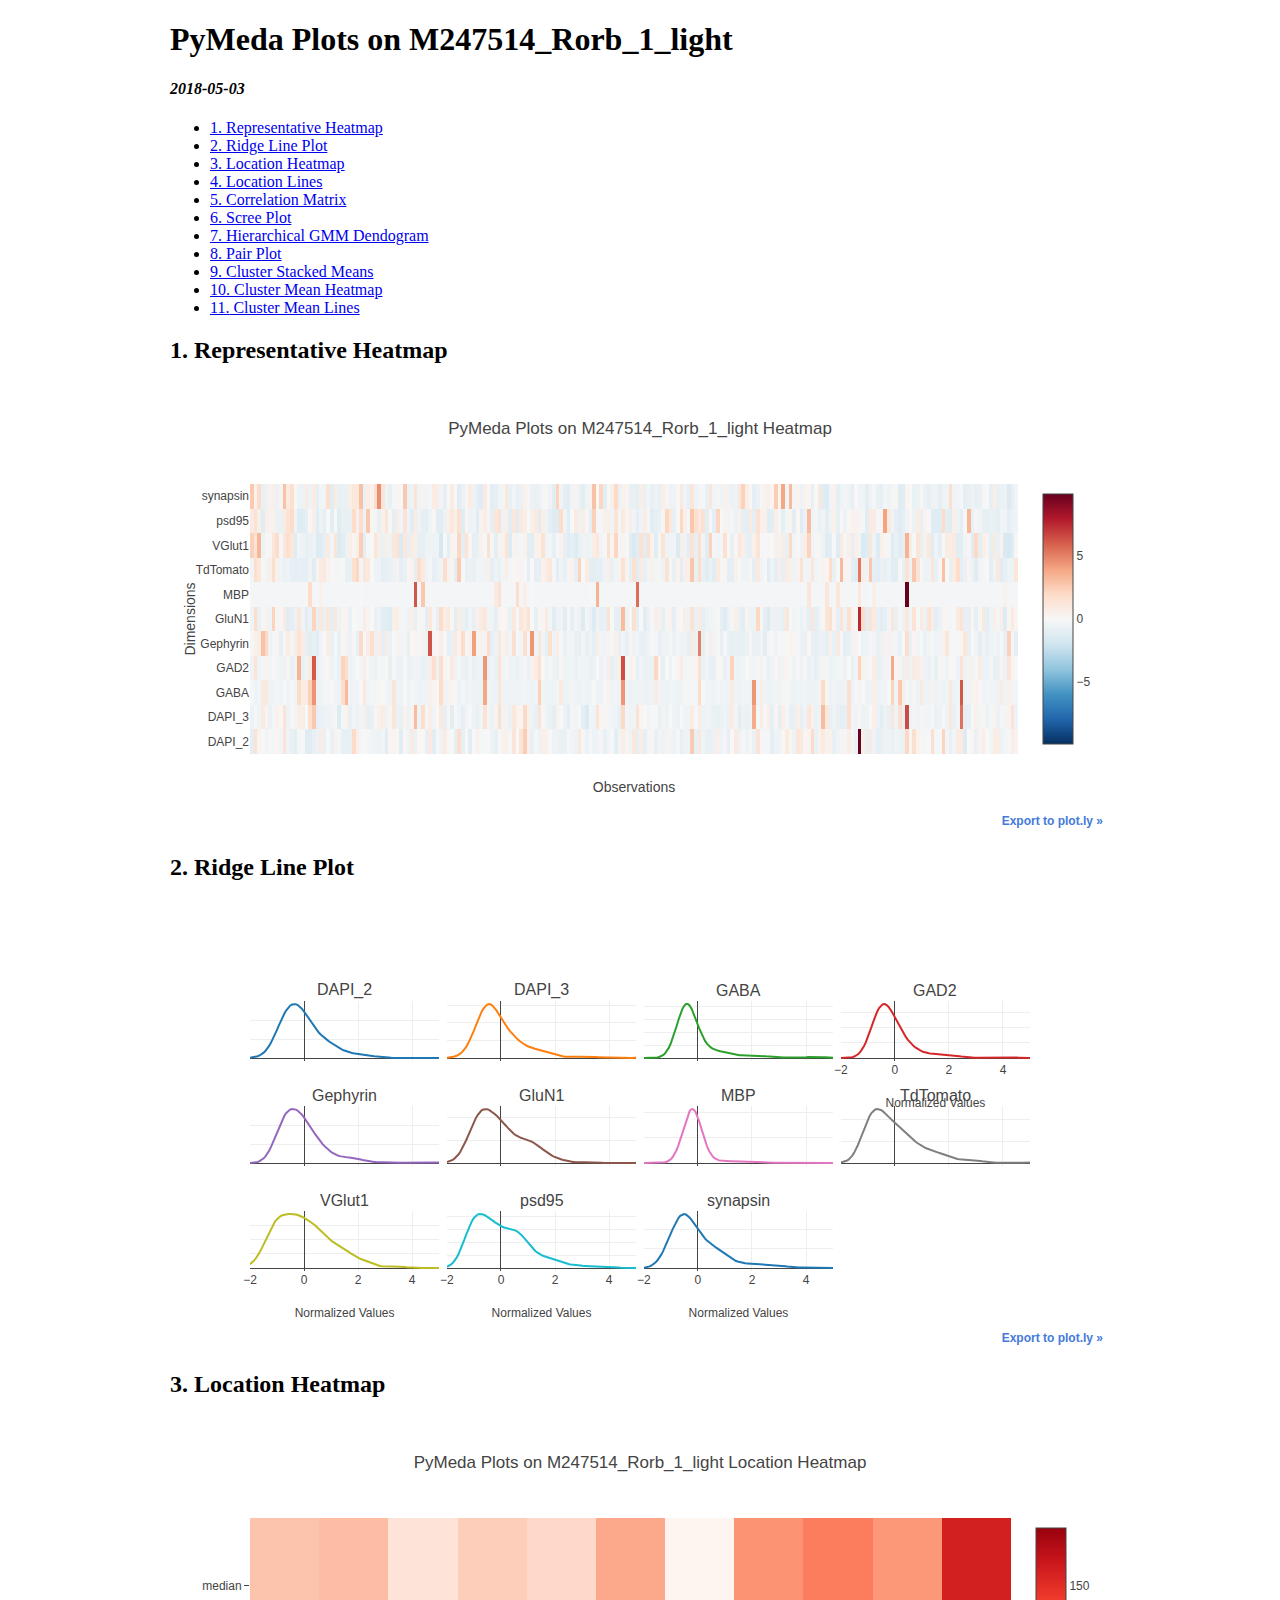
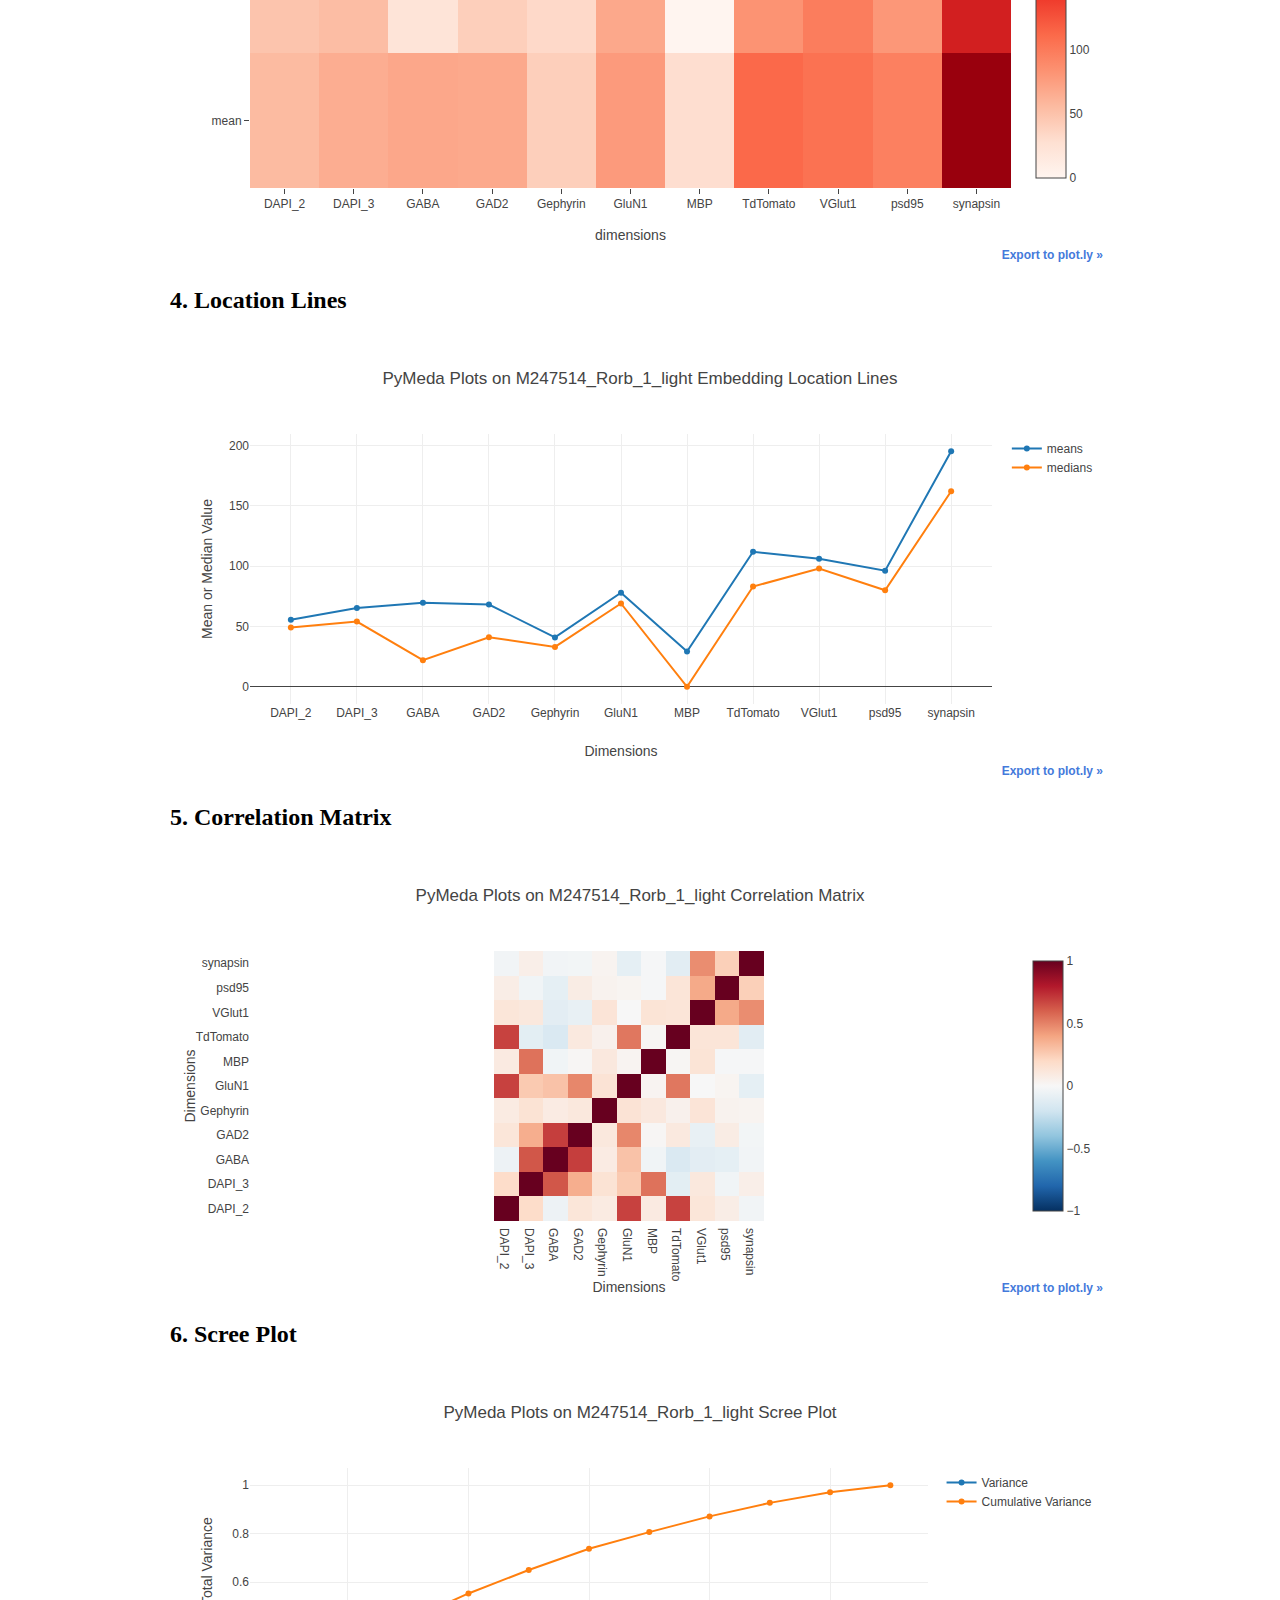
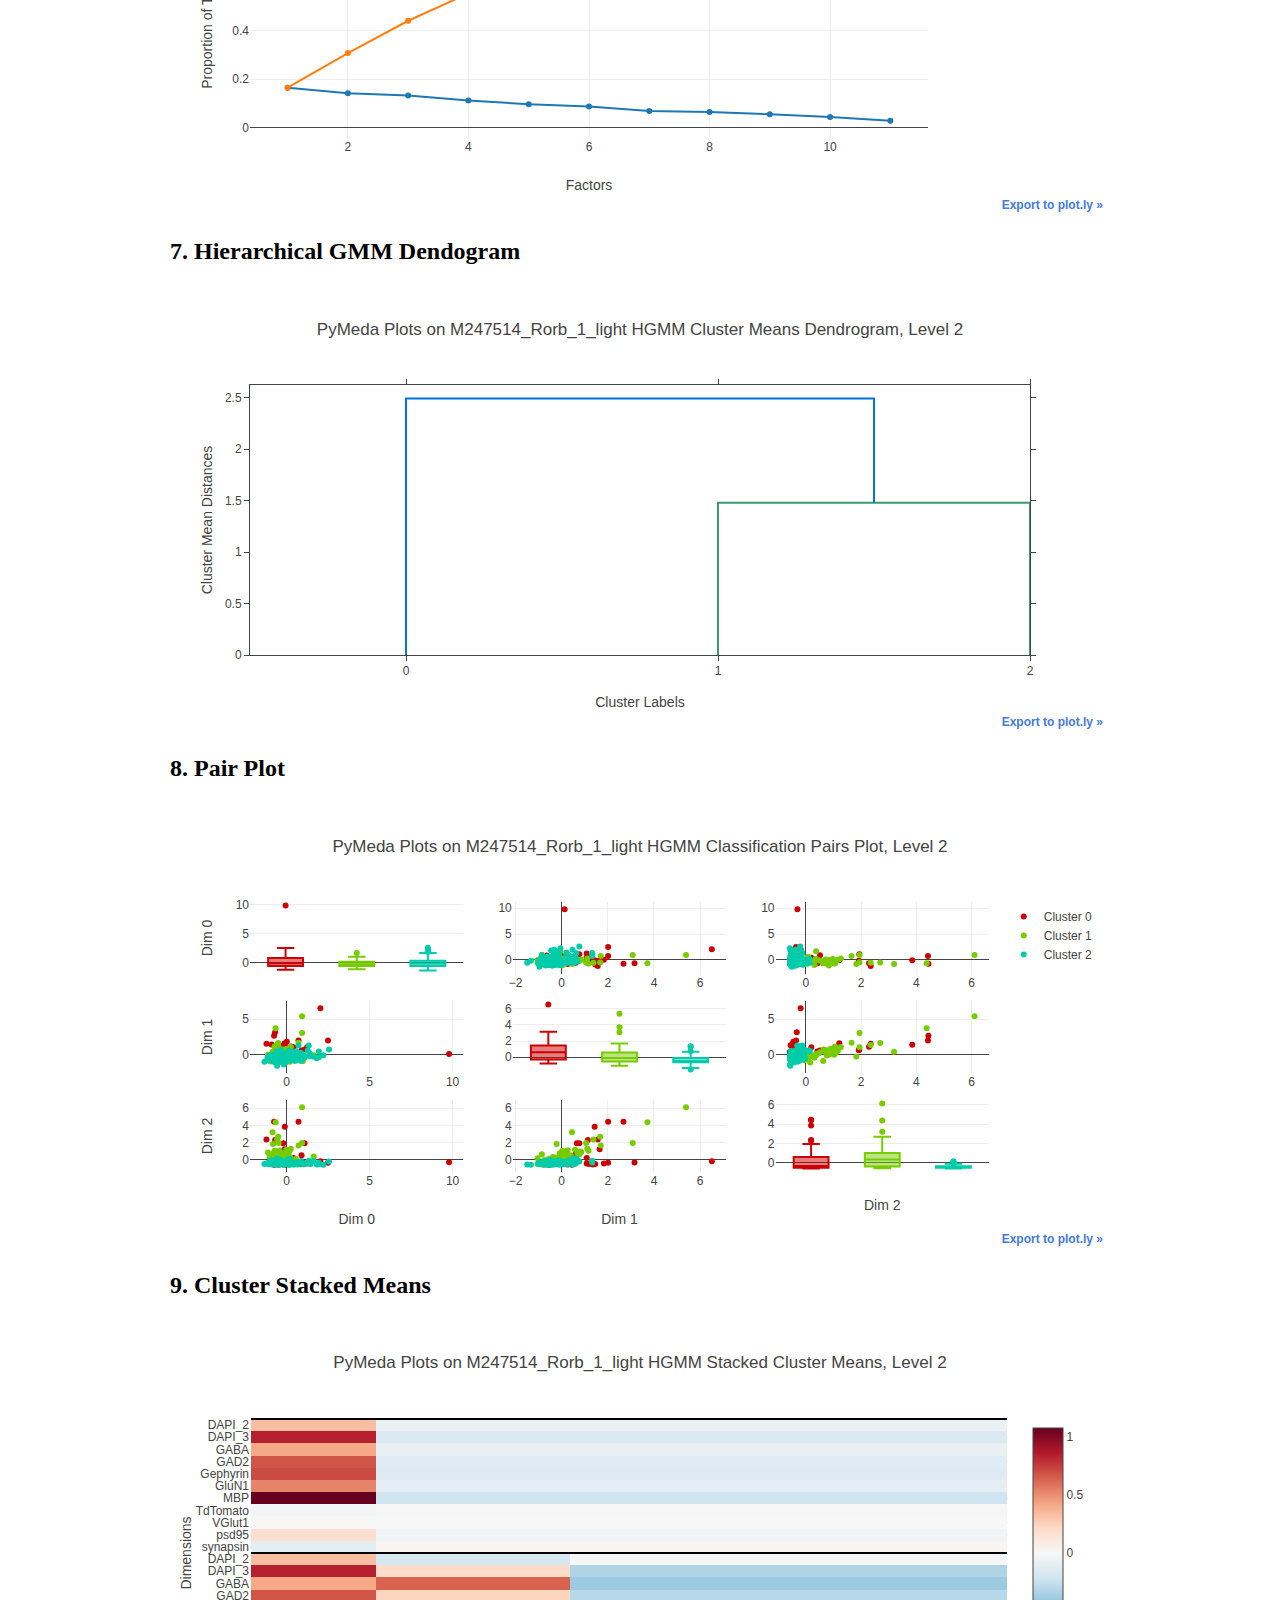
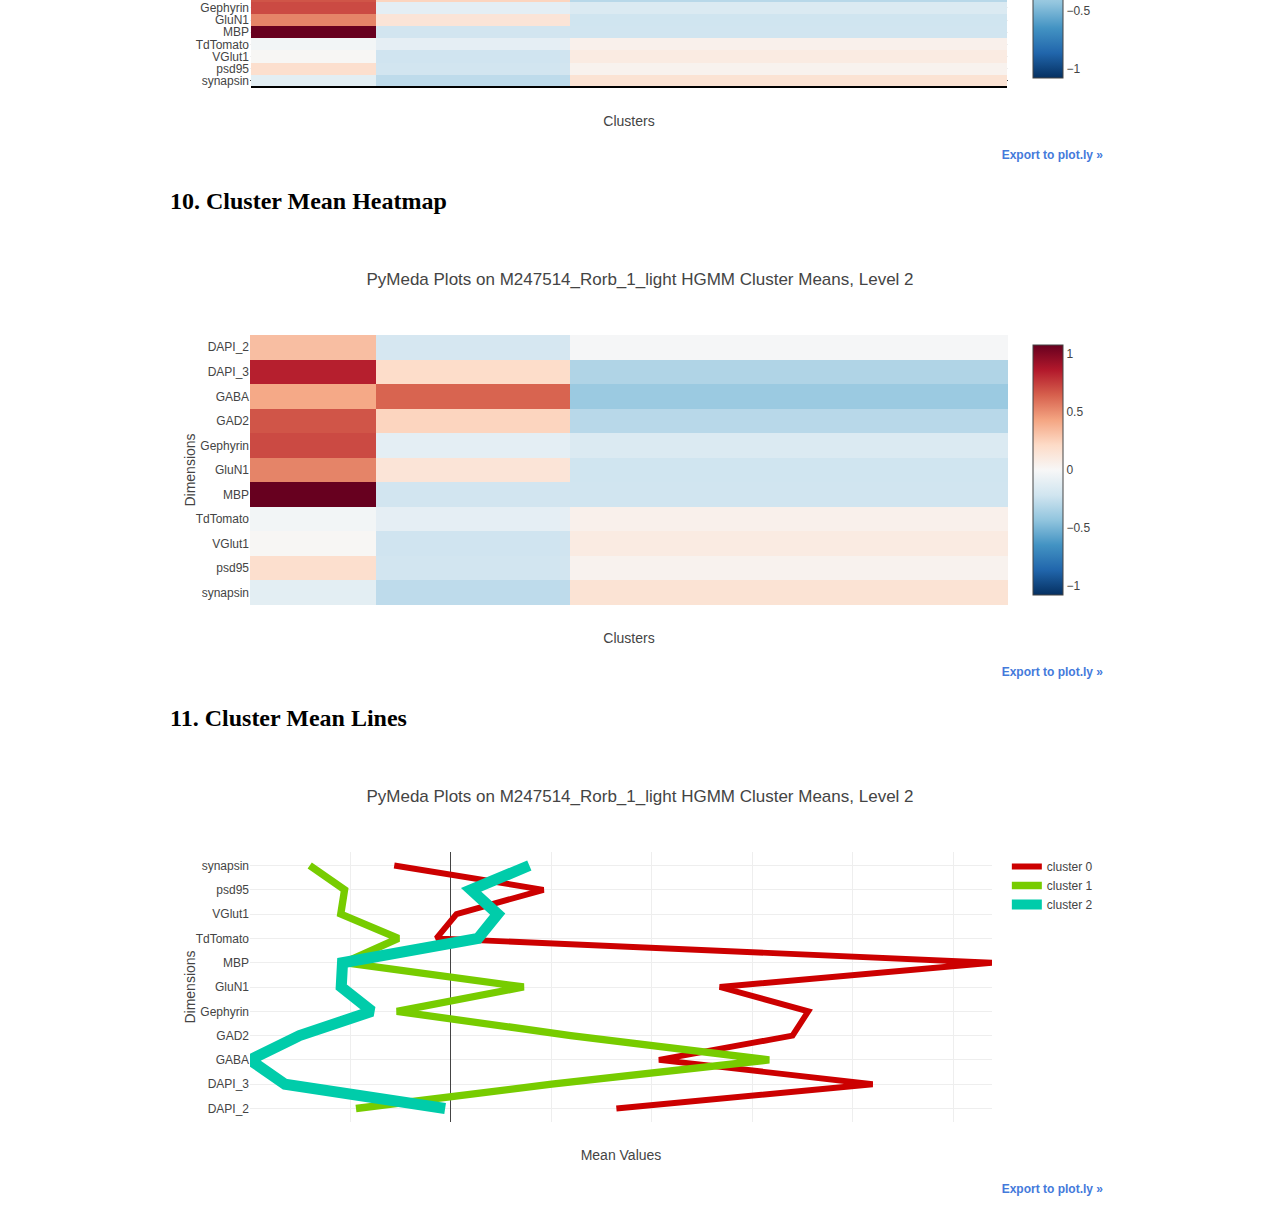
<file: source/richard/service/nomads_unsupervised/results/2018-05-03_PyMeda Plots on M247514_Rorb_1_light.html>
<!DOCTYPE html>
<html xmlns="http://www.w3.org/1999/xhtml">

<head>
    <meta charset="utf-8">
    <meta http-equiv="Content-Type" content="text/html; charset=UTF-8" />
    <meta name="generator" content="pandoc">
    <!--<meta name="viewport" content="width=device-width, initial-scale=1">-->
    <script src="https://cdn.plot.ly/plotly-latest.min.js"></script>
    <title>PyMeda Plots on M247514_Rorb_1_light</title>
</head>

<body>
    <div style="visibility: hidden; overflow: hidden; position: absolute; top: 0px; height: 1px; width: auto; padding: 0px; border: 0px; margin: 0px; text-align: left; text-indent: 0px; text-transform: none; line-height: normal; letter-spacing: normal; word-spacing: normal;">
    </div>

    <style type="text/css">
        .main-container {
            max-width: 940px;
            margin-left: auto;
            margin-right: auto;
        }

        code {
            color: inherit;
            background-color: rgba(0, 0, 0, 0.04);
        }

        img {
            max-width: 100%;
            height: auto;
        }

        .tabbed-pane {
            padding-top: 12px;
        }

        button.code-folding-btn:focus {
            outline: none;
        }
    </style>
    <div class="container-fluid main-container">
        <div class="fluid-row" id="header">
            <h1 class="title toc-ignore">PyMeda Plots on M247514_Rorb_1_light</h1>
            <h4 class='date'>
                <em>2018-05-03</em>
            </h4>
        </div>
        <div id="TOC">
            <ul>
                
                <li>
                    <a href=#Representative Heatmap>
                        <span class="toc-section-number">1.</span> Representative Heatmap
                    </a>
                </li>
                
                <li>
                    <a href=#Ridge Line Plot>
                        <span class="toc-section-number">2.</span> Ridge Line Plot
                    </a>
                </li>
                
                <li>
                    <a href=#Location Heatmap>
                        <span class="toc-section-number">3.</span> Location Heatmap
                    </a>
                </li>
                
                <li>
                    <a href=#Location Lines>
                        <span class="toc-section-number">4.</span> Location Lines
                    </a>
                </li>
                
                <li>
                    <a href=#Correlation Matrix>
                        <span class="toc-section-number">5.</span> Correlation Matrix
                    </a>
                </li>
                
                <li>
                    <a href=#Scree Plot>
                        <span class="toc-section-number">6.</span> Scree Plot
                    </a>
                </li>
                
                <li>
                    <a href=#Hierarchical GMM Dendogram>
                        <span class="toc-section-number">7.</span> Hierarchical GMM Dendogram
                    </a>
                </li>
                
                <li>
                    <a href=#Pair Plot>
                        <span class="toc-section-number">8.</span> Pair Plot
                    </a>
                </li>
                
                <li>
                    <a href=#Cluster Stacked Means>
                        <span class="toc-section-number">9.</span> Cluster Stacked Means
                    </a>
                </li>
                
                <li>
                    <a href=#Cluster Mean Heatmap>
                        <span class="toc-section-number">10.</span> Cluster Mean Heatmap
                    </a>
                </li>
                
                <li>
                    <a href=#Cluster Mean Lines>
                        <span class="toc-section-number">11.</span> Cluster Mean Lines
                    </a>
                </li>
                
            </ul>
        </div>

        
        <div id=Representative Heatmap class="section level2">
            <h2>
                <span class="header-section-number">1.</span> Representative Heatmap
            </h2>
            <div id="cebc1509-678c-492e-9271-5d4ef1e11366" style="height: 100%; width: 100%;" class="plotly-graph-div"></div><script type="text/javascript">window.PLOTLYENV=window.PLOTLYENV || {};window.PLOTLYENV.BASE_URL="https://plot.ly";Plotly.newPlot("cebc1509-678c-492e-9271-5d4ef1e11366", [{"type": "heatmap", "z": [[-0.9641606866267459, 1.4562601696053665, 0.2920070995190339, -0.014375287345790442, -0.4126723902700621, -0.07565176471875532, -0.22884295815116748, 0.13881590608662173, -0.2901194355241324, 1.3337072148594367, -0.5965018223889568, -0.7803312545078513, -1.0254371639997109, -0.19820471946468504, 0.04690119002717443, -1.1173518800591582, -1.2092665961186055, -0.7496930158213689, -0.5045871063295094, 0.8434953958757178, -0.6577782997619216, 0.016262951340691993, -0.688416538448404, 0.4145600542649637, -0.16756648077820263, -0.8109694931943338, -0.8416077318808162, -0.7496930158213689, 1.9464719885890855, 0.5677512476973758, -0.16756648077820263, -0.014375287345790442, -0.22884295815116748, -0.3513959128970972, -0.44331062895654455, -0.5658635837024742, -0.3513959128970972, -1.1479901187456405, 0.2000923834595866, 0.26136886083255145, 0.16945414477310417, -1.0867136413726757, 0.04690119002717443, -0.44331062895654455, 0.8741336345622002, -0.688416538448404, 0.16945414477310417, 0.016262951340691993, -0.7190547771348864, 0.9047718732486826, -1.0254371639997109, -0.1369282420917202, -0.47394886764302696, 0.8741336345622002, -0.10629000340523775, -0.04501352603227288, -0.9028842092537811, 1.8239190338431557, -0.8722459705672987, -0.04501352603227288, -1.0560754026861932, -0.04501352603227288, 0.47583653163792855, -0.10629000340523775, -0.10629000340523775, -0.014375287345790442, -0.5352253450159918, -0.8109694931943338, -0.10629000340523775, 0.32264533820551633, 0.506474770324411, -0.16756648077820263, 1.2417924987999893, -0.04501352603227288, 1.3949836922324017, 2.497960284945769, 0.5677512476973758, -0.7190547771348864, -0.19820471946468504, -0.5658635837024742, 0.5983894863838582, 0.506474770324411, -0.1369282420917202, -0.4126723902700621, -0.5658635837024742, -0.6577782997619216, -0.688416538448404, -0.10629000340523775, -0.3207576742106148, -0.5352253450159918, 1.0579630666810949, -0.16756648077820263, -0.5658635837024742, -0.10629000340523775, -0.5658635837024742, -0.4126723902700621, -0.22884295815116748, -0.7496930158213689, -0.3207576742106148, -0.1369282420917202, -1.0254371639997109, -0.2901194355241324, 0.720942441129788, 0.2920070995190339, -0.44331062895654455, 1.0886013053675772, -0.9028842092537811, 0.720942441129788, -0.9028842092537811, 0.13881590608662173, 0.1081776674001393, -0.7803312545078513, -0.2901194355241324, -0.5965018223889568, 0.3532835768919988, -0.2901194355241324, -0.5658635837024742, -0.19820471946468504, -0.8416077318808162, -0.5352253450159918, -0.5965018223889568, 2.5592367623187338, -0.9028842092537811, 1.0886013053675772, -0.4126723902700621, -0.7496930158213689, -0.7803312545078513, -0.6271400610754392, 0.5371130090108934, -0.5965018223889568, -0.22884295815116748, -0.8416077318808162, 0.016262951340691993, 0.9354101119351651, -0.5045871063295094, 0.13881590608662173, -0.44331062895654455, -0.22884295815116748, -0.6577782997619216, 1.3949836922324017, -0.22884295815116748, -0.19820471946468504, 0.13881590608662173, -0.9641606866267459, -0.5658635837024742, -0.5352253450159918, 0.16945414477310417, 0.9354101119351651, 0.23073062214606904, -0.5352253450159918, 1.2724307374864718, 0.9966865893081299, 0.2000923834595866, 0.2920070995190339, 1.9464719885890855, -0.688416538448404, 0.32264533820551633, 0.9354101119351651, 0.4145600542649637, 0.4451982929514461, -0.8109694931943338, -0.47394886764302696, 0.2000923834595866, -0.19820471946468504, 0.720942441129788, -0.19820471946468504, -0.5352253450159918, 9.78986109232859, 0.5677512476973758, -0.7190547771348864, 0.9047718732486826, -0.5965018223889568, -0.9641606866267459, -0.7190547771348864, -0.5658635837024742, -0.44331062895654455, -0.688416538448404, -0.47394886764302696, -0.5045871063295094, -0.6577782997619216, 2.0383867046485324, 0.1081776674001393, 1.640089601724261, 0.32264533820551633, 0.16945414477310417, -0.19820471946468504, -0.1369282420917202, 1.640089601724261, -0.19820471946468504, -0.10629000340523775, 2.222216136767427, -0.3207576742106148, -0.7190547771348864, -0.3820341515835797, 0.9354101119351651, 0.9354101119351651, -1.3318195508645352, -0.04501352603227288, 0.2000923834595866, -0.6577782997619216, 0.26136886083255145, 0.6903042024433056, 0.016262951340691993, -0.2594811968376499, 0.8434953958757178, 0.6596659637568232, -0.5352253450159918, -0.2594811968376499, -0.19820471946468504, 0.720942441129788, 0.3532835768919988], [-0.5922119228644589, -0.14024082343577518, -0.4061061760408833, 0.8168744459426139, 0.258557205471887, -0.6187984581249698, -0.2731734997383292, 0.4180764170349518, 0.0990379939088221, 1.3220186158923193, -0.5656253876039481, -0.060481217654242754, -0.24658696447781842, 0.6573552343795491, 0.6839417696400599, 0.019278388127289676, 1.5612974332369167, 2.677931914178371, -0.858077275469567, -0.6453849933854806, -0.5656253876039481, -0.5922119228644589, -0.3529331055198617, -0.2200004292173076, -1.3366349101587616, -0.2200004292173076, 0.44466295229546265, -0.7783176696880346, -0.3263465702593509, -0.5390388523434373, -0.29976003499884, 0.5775956285980167, -0.8314907402090562, -0.6719715286459914, 0.07245145864831129, 0.5244225580769951, 0.6839417696400599, -0.4061061760408833, 0.23197067021137616, 1.1093263338082329, -0.6453849933854806, -0.6985580639065022, 0.3383168112534194, -0.5390388523434373, 0.2851437407323978, 3.1564895488675653, -0.5390388523434373, 1.8271627858420247, 0.04586492338780049, 0.6307686991190383, -0.3795196407803725, 0.019278388127289676, 1.0561532632872113, -0.858077275469567, 0.20538413495086535, -1.0441830222931427, -0.11365428817526438, -0.4592792465619049, -0.858077275469567, -0.3529331055198617, -0.08706775291475356, -0.5390388523434373, -0.8049042049485454, -0.3795196407803725, 1.4283647569343625, -0.2731734997383292, -0.6187984581249698, 0.258557205471887, 1.6410570390184491, -0.4592792465619049, 0.3649033465139302, -0.6187984581249698, 1.082739798547722, 0.44466295229546265, 0.20538413495086535, 2.0132685326656006, 0.49783602281648426, -0.5390388523434373, -0.7783176696880346, 1.3751916864133409, -0.08706775291475356, -0.4326927113013941, -0.6719715286459914, -0.9910099517721211, 0.3383168112534194, 0.019278388127289676, -0.5656253876039481, -0.9910099517721211, -0.2200004292173076, -0.3795196407803725, -0.11365428817526438, -0.9644234165116102, -1.4961541217218264, -0.2731734997383292, -0.4858657818224157, 1.34860515115283, 0.17879759969035453, 0.12562452916933292, -0.24658696447781842, -0.3529331055198617, -0.5390388523434373, -0.8846638107300778, 2.0132685326656006, -0.29976003499884, -0.4326927113013941, -0.3529331055198617, 1.4549512921948735, 0.20538413495086535, 0.019278388127289676, -0.29976003499884, -0.11365428817526438, -0.08706775291475356, -0.6719715286459914, -0.29976003499884, -0.5390388523434373, -0.033894682393731945, -0.4326927113013941, -0.6453849933854806, -0.033894682393731945, -0.4592792465619049, -0.4326927113013941, 0.7637013754215923, -0.11365428817526438, 0.7637013754215923, -0.5390388523434373, -0.29976003499884, -0.4061061760408833, -0.6719715286459914, -0.8049042049485454, -0.5656253876039481, -0.4858657818224157, -0.6985580639065022, 0.8434609812031247, -0.29976003499884, -1.0441830222931427, -0.5922119228644589, -0.6719715286459914, -0.4326927113013941, 3.714806789338292, -0.1934138939567968, 0.7637013754215923, 0.07245145864831129, 0.5510090933375059, -0.9112503459905886, 0.20538413495086535, -0.9910099517721211, 0.6307686991190383, -0.16682735869628598, -0.7517311344275238, -0.7517311344275238, 0.6307686991190383, -0.858077275469567, -0.4592792465619049, 1.1890859395897653, 0.47124948755597346, -0.6453849933854806, -0.4326927113013941, 3.0767299430860326, 1.082739798547722, -0.7517311344275238, -0.4858657818224157, -0.7783176696880346, -0.9378368812510994, -0.9112503459905886, 1.6942301095394707, -0.3795196407803725, -0.4061061760408833, 0.12562452916933292, -0.5656253876039481, -0.4592792465619049, -0.033894682393731945, 0.6041821638585275, -0.6453849933854806, -1.017596487032632, -0.5124523170829265, -0.7517311344275238, 1.1359128690687437, -0.5124523170829265, 1.66764357427896, -0.858077275469567, 6.506392991691927, -0.4858657818224157, -0.24658696447781842, -0.4592792465619049, 0.15221106442984372, -0.2731734997383292, -0.3795196407803725, -0.060481217654242754, -0.6187984581249698, -0.5922119228644589, -0.060481217654242754, -0.5656253876039481, 1.1624994043292545, -0.725144599167013, -0.3263465702593509, 5.389758510750473, -0.9644234165116102, -0.8846638107300778, 0.0990379939088221, 0.47124948755597346, -0.2731734997383292, 0.20538413495086535, -0.5656253876039481, -0.2200004292173076, 0.3117302759929086, -0.6187984581249698, 0.15221106442984372, -0.24658696447781842, 0.391489881774441, 1.3220186158923193, -0.5656253876039481], [-0.10390854901456072, -0.49057311958769345, -0.3095811929364398, 0.9655891993792107, 1.080765879975463, -0.4247578735326921, -0.4083040620189418, -0.26844666415206403, -0.4412116850464425, -0.12858926628518622, -0.40007715626206664, -0.21908522961081303, -0.35894262747769085, 1.9199102671767296, 0.7105551209160806, 0.8339587072692081, 2.347709366534238, 4.4373434287805305, -0.5317076483720693, -0.5399345541289444, -0.1532699835558117, -0.2026314180970627, 0.04417575460919225, -0.317808098693315, -0.5728421771564451, 1.8294143038511028, 3.19508065949238, -0.4494385908033176, -0.35071572172081567, -0.4412116850464425, -0.029866397202684233, 1.1630349375442146, -0.37539643899144115, -0.16972379506956203, -0.23553904112456334, 0.14289862369169423, -0.029866397202684233, -0.38362334474831633, -0.5152538368583189, 1.2699847123835917, -0.47411930807394315, -0.5399345541289444, -0.0380933029595594, -0.5563883656426948, -0.1532699835558117, -0.3260350044501902, -0.5728421771564451, -0.4494385908033176, -0.4494385908033176, 0.5131093827510766, 0.31566364458607266, 0.16757934096231972, 1.9445909844473552, -0.47411930807394315, 0.4555210424529505, 0.15935243520544456, -0.06277402023018488, -0.5563883656426948, -0.25199285263831367, -0.5152538368583189, -0.4083040620189418, -0.5646152713995699, -0.5399345541289444, -0.5317076483720693, 3.8532331200423933, -0.24376594688143852, -0.49057311958769345, -0.5563883656426948, 1.2123963720854656, -0.5399345541289444, -0.47411930807394315, -0.416530967775817, -0.4412116850464425, -0.5728421771564451, -0.4247578735326921, -0.35071572172081567, -0.416530967775817, -0.5728421771564451, -0.30135428717956464, 2.347709366534238, -0.47411930807394315, -0.4576654965601928, -0.49057311958769345, -0.48234621383081827, -0.28490047566581433, 1.0231775396773368, -0.5646152713995699, -0.49057311958769345, -0.3342619102070653, -0.48234621383081827, -0.5234807426151941, -0.30135428717956464, -0.5563883656426948, -0.4576654965601928, -0.029866397202684233, -0.5481614598858197, -0.4247578735326921, 0.060629566122942576, 0.2580753042879465, -0.4329847792895673, -0.3342619102070653, -0.5152538368583189, 4.42088961726678, -0.38362334474831633, -0.5317076483720693, -0.4494385908033176, -0.49880002534456863, -0.4247578735326921, -0.5317076483720693, -0.5399345541289444, -0.5646152713995699, 0.7599165554573316, -0.35071572172081567, -0.5152538368583189, -0.5234807426151941, -0.3424888159639405, -0.49057311958769345, -0.5152538368583189, -0.416530967775817, 0.04417575460919225, -0.17795070082643719, -0.2026314180970627, -0.26021975839518885, 1.93636407869048, -0.09568164325768555, -0.4576654965601928, -0.4576654965601928, -0.5563883656426948, -0.28490047566581433, -0.49880002534456863, -0.4412116850464425, -0.5234807426151941, 0.883320141810459, -0.39185025050519146, -0.5070269311014438, -0.35894262747769085, -0.35894262747769085, -0.5317076483720693, 4.371528182725529, -0.4412116850464425, 0.6447398748610793, -0.46589240231706797, -0.5399345541289444, -0.49057311958769345, -0.3424888159639405, -0.47411930807394315, 0.1264448121779439, -0.19440451234018752, -0.3424888159639405, -0.5152538368583189, -0.37539643899144115, -0.5234807426151941, -0.46589240231706797, -0.5070269311014438, -0.5317076483720693, -0.49880002534456863, -0.38362334474831633, 1.9445909844473552, 0.20048696398982038, -0.5481614598858197, -0.38362334474831633, -0.5481614598858197, -0.5234807426151941, -0.39185025050519146, 1.6566492829567243, -0.5646152713995699, -0.17795070082643719, -0.30135428717956464, 0.08531028339356807, -0.5070269311014438, -0.48234621383081827, 0.628286063347329, -0.5399345541289444, -0.4247578735326921, -0.46589240231706797, -0.0380933029595594, 2.290121026236112, -0.37539643899144115, 2.693239408322995, 0.628286063347329, -0.18617760658331237, -0.49057311958769345, -0.1532699835558117, -0.5399345541289444, 0.982043010892961, -0.46589240231706797, -0.48234621383081827, 0.37325198488419886, -0.49057311958769345, -0.3095811929364398, -0.5728421771564451, -0.49057311958769345, 1.0560851627048373, -0.5152538368583189, -0.4494385908033176, 6.1074052974261885, -0.5070269311014438, -0.4576654965601928, 0.3567981733704485, 0.42261341942544983, 0.07708337763669292, -0.4329847792895673, -0.38362334474831633, -0.40007715626206664, -0.40007715626206664, -0.5563883656426948, 0.7599165554573316, -0.4083040620189418, 0.5131093827510766, -0.3095811929364398, -0.35894262747769085], [-0.42085256267682486, 1.423406799645596, -0.43282827282177566, -0.19331406992275998, 0.30966575616517295, -0.27714404093741546, -0.013678417748498218, -0.14541122934295683, -0.44480398296672646, -0.5046825336914804, 0.1300301039909112, -0.7202453163005945, -0.4567796931116772, 3.4113746837074257, -0.6962938960106929, -0.28911975108236626, 0.9324026837026137, 6.129860886611254, -0.7801238670253484, -0.34899830180712016, 0.15398152428081277, 0.08212726341110806, -0.5765367945611851, -0.20528978006771076, -0.6962938960106929, 2.237755089502249, 1.8665080750087748, -0.5406096641263327, -0.37294972209702176, -0.03762983803839979, -0.2412169105025631, 0.7048641909485488, -0.1693626496328584, -0.468755403256628, -0.6244396351409882, -0.22924120035761233, -0.27714404093741546, -0.04960554818335057, -0.7322210264455452, -0.15738693948790763, -0.5525853742712835, -0.6483910554308898, -0.1094840989081045, -0.6723424757207913, -0.5046825336914804, -0.3250468815172186, -0.42085256267682486, -0.6603667655758405, -0.5765367945611851, 0.6449856402237949, 1.7108238431244145, -0.636415345285939, 1.7707023938491684, 0.15398152428081277, -0.0017027076035474346, 0.9084512634127122, -0.468755403256628, -0.21726549021266156, -0.5046825336914804, -0.7202453163005945, -0.2412169105025631, -0.7920995771702992, -0.5525853742712835, -0.5525853742712835, 4.3694314953034885, -0.6962938960106929, -0.3370225916621694, -0.6723424757207913, 1.4952610605153005, -0.3370225916621694, 0.15398152428081277, -0.5765367945611851, -0.44480398296672646, -0.6244396351409882, -0.3969011423869233, -0.19331406992275998, -0.6603667655758405, 0.41744714746973, 0.8844998431228106, 1.531188190950153, 0.010273002541403349, -0.44480398296672646, 0.14200581413586197, -0.5406096641263327, -0.6843181858657421, 0.1180543938459604, -0.468755403256628, -0.4807311134015788, -0.4807311134015788, -0.6483910554308898, -0.26516833079246466, -0.4567796931116772, -0.4807311134015788, -0.7920995771702992, -0.6124639249960374, -0.0017027076035474346, -0.6483910554308898, -0.3849254322419725, 0.6689370605136965, -0.7322210264455452, -0.5046825336914804, 0.6210342199338933, 6.381350799655221, -0.08553267861820292, 0.38152001703487765, 0.17793294457071432, -0.7920995771702992, -0.3849254322419725, -0.6004882148510866, -0.636415345285939, -0.6244396351409882, 2.1179979880527413, 0.23781149529546824, -0.80407528731525, -0.013678417748498218, -0.468755403256628, -0.025654127893449, 0.2617629155853698, 0.7886941619632043, -0.34899830180712016, -0.18133835977780918, 0.15398152428081277, 0.2617629155853698, 1.4593339300804482, -0.6004882148510866, -0.28911975108236626, -0.6843181858657421, -0.8160509974602007, 0.10607868370100962, 0.07015155326615727, -0.6723424757207913, -0.42085256267682486, 2.2856579300820523, -0.4567796931116772, -0.4567796931116772, -0.3250468815172186, 0.10607868370100962, -0.3250468815172186, -0.3370225916621694, 0.18990865471566512, -0.4088768525318741, -0.20528978006771076, -0.7801238670253484, -0.43282827282177566, -0.12145980905305527, 0.5491799590641886, -0.3370225916621694, 0.2737386257303206, -0.07355696847325213, -0.4807311134015788, -0.06158125832830136, -0.5286339539813819, 0.07015155326615727, -0.6603667655758405, -0.34899830180712016, -0.7561724467354468, -0.4088768525318741, 0.1300301039909112, -0.26516833079246466, -0.6244396351409882, -0.4807311134015788, -0.37294972209702176, 0.14200581413586197, -0.5885125047061358, 0.03422442283130492, -0.7082696061556437, -0.3250468815172186, 2.2497307996472, 0.30966575616517295, -0.21726549021266156, -0.07355696847325213, 0.7288156112384504, -0.744196736590496, -0.636415345285939, -0.27714404093741546, -0.37294972209702176, 3.7826216982009, -0.06158125832830136, 0.29769004602022214, -0.6843181858657421, 0.7886941619632043, -0.5046825336914804, 0.8246212923980567, 0.7288156112384504, 0.4294228576146808, -0.4088768525318741, -0.6244396351409882, -0.1693626496328584, -0.7561724467354468, -0.14541122934295683, 0.17793294457071432, -0.44480398296672646, -0.03762983803839979, -0.07355696847325213, -0.5525853742712835, 1.6030424518198574, -0.5525853742712835, 0.3455928866000253, -0.4807311134015788, 0.1300301039909112, 0.752767031528352, -0.6004882148510866, -0.5525853742712835, -0.22924120035761233, -0.7202453163005945, -0.6603667655758405, 0.2737386257303206, -0.5286339539813819, 1.3994553793556943, 0.29769004602022214, -0.025654127893449], [0.06118682743067734, 0.5274774129971932, 0.7023363825846367, 2.917216664025587, 2.0429218160883695, -0.4342469197337458, -0.14281530375467336, 0.1777594738223063, -0.9005375053002617, 0.14861631222439908, 0.7606227057804512, -0.20110162695048786, 0.7897658673783584, 1.4017722609344105, 0.7897658673783584, -0.9005375053002617, -1.0171101516918908, -0.7839648589086328, -1.0753964748877052, -0.31767427334211684, 0.032043665832770095, 0.7314795441825439, -0.6673922125170038, -0.08452898055885888, -0.7256785357128183, -0.2302447885483951, 0.4109047666055643, -0.5508195661253747, -0.1719584653525806, -0.8713943437023545, 1.955492331294648, -0.08452898055885888, 0.7897658673783584, 1.693203876913483, -0.5508195661253747, 0.7023363825846367, -0.9588238284960762, 0.7897658673783584, -0.6673922125170038, 0.0029005042348628526, 0.2943321202139353, -0.2885311117442096, 0.14861631222439908, -0.7548216973107255, 0.06118682743067734, 0.26518895861602804, -0.14281530375467336, 0.3526184434097498, -0.5508195661253747, 6.297823409382827, 0.1777594738223063, 0.1777594738223063, 0.5566205745951005, 0.06118682743067734, -0.8422511821044473, -0.7548216973107255, 1.0229111601616163, 0.2943321202139353, 1.9263491696967407, 0.11947315062649183, 0.32347528181184254, 4.112086289539784, 0.26518895861602804, 0.4400479282034715, -0.37596059653793135, 1.8972060080988336, -0.929680666898169, -0.5799627277232821, 1.1103406449553381, 0.32347528181184254, 0.6731932209867295, -0.37596059653793135, 1.6349175537176686, 0.06118682743067734, -0.37596059653793135, 1.7223470385113901, -0.1719584653525806, 4.403517905518856, -0.31767427334211684, 1.1394838065532453, -0.37596059653793135, -0.81310802050654, 1.5474880689239467, -0.3468174349400241, 0.7023363825846367, -0.055385818960951634, -0.7548216973107255, -0.31767427334211684, -0.3468174349400241, -0.7839648589086328, -0.7256785357128183, -0.25938795014630234, -0.9005375053002617, -0.46339008133165305, -0.929680666898169, 0.6440500593888222, -0.31767427334211684, -0.40510375813583854, 0.2943321202139353, -0.1719584653525806, 0.5274774129971932, -0.8422511821044473, -0.2885311117442096, -0.81310802050654, 0.20690263542021356, -0.5216764045274676, -0.2885311117442096, -0.6673922125170038, -0.696535374114911, -0.40510375813583854, -0.11367214215676612, -0.1719584653525806, -0.8422511821044473, -0.4925332429295603, -0.46339008133165305, -0.14281530375467336, -0.6091058893211893, -0.25938795014630234, -0.40510375813583854, -0.46339008133165305, -0.9005375053002617, 0.8480521905741729, -0.6091058893211893, 5.015524299074909, -0.8713943437023545, 0.1777594738223063, -0.6382490509190966, 0.46919108980137875, -0.2302447885483951, -0.8422511821044473, -0.08452898055885888, -0.7548216973107255, -0.8422511821044473, -0.81310802050654, -0.7256785357128183, -0.7256785357128183, -0.6091058893211893, 0.14861631222439908, -0.696535374114911, -0.696535374114911, -0.37596059653793135, -1.046253313289798, -0.20110162695048786, -0.11367214215676612, -0.46339008133165305, 0.06118682743067734, -0.1719584653525806, 0.09032998902858458, 0.4109047666055643, 0.1777594738223063, -0.20110162695048786, -0.6091058893211893, -0.696535374114911, 0.09032998902858458, -0.81310802050654, -0.9005375053002617, -0.6673922125170038, -0.6382490509190966, -0.929680666898169, 0.5857637361930077, -0.81310802050654, 1.0229111601616163, -0.08452898055885888, -0.9879669900939835, -0.7548216973107255, -0.31767427334211684, 0.26518895861602804, -0.026242657363044392, -0.5799627277232821, -0.4925332429295603, -0.14281530375467336, -0.2885311117442096, -0.7839648589086328, -0.5799627277232821, 0.498334251399286, -0.40510375813583854, 0.4109047666055643, -0.2885311117442096, -0.81310802050654, 0.032043665832770095, 1.693203876913483, -0.81310802050654, 0.2943321202139353, -0.2885311117442096, -0.026242657363044392, -0.6091058893211893, -0.2885311117442096, -0.14281530375467336, -0.46339008133165305, -0.31767427334211684, 0.3526184434097498, 1.2269132913469671, -0.1719584653525806, -0.11367214215676612, 0.06118682743067734, 0.20690263542021356, 1.2269132913469671, -0.7839648589086328, -0.026242657363044392, -0.2885311117442096, -0.9879669900939835, -0.40510375813583854, -0.7839648589086328, -0.5508195661253747, -0.25938795014630234, -0.5508195661253747, -0.055385818960951634, -0.7839648589086328, 2.3634965936653494, 0.11947315062649183, -0.8713943437023545], [-0.4638168694206414, 1.76361734106003, -0.6663108885552479, 0.12341578606971743, 0.3461592071177846, -0.4233180655937201, 2.2496029869830854, -0.16007584071873165, 0.24491219755048133, 0.7916460492139188, -1.172545936391764, -0.9903013191706183, -0.6258120847283266, 1.1763846855696711, -0.3018216541129562, -1.0712989268244608, -0.6460614866417872, 2.2091041831561644, -0.7270590942956298, 1.1561352836562104, -0.6865602904687085, 1.0548882740889072, -1.010550721084079, 1.0346388721754467, -0.5043156732475627, 0.16391458989663873, 0.30566040329086325, -0.6663108885552479, -0.03857942923796776, -0.11957703689181036, -0.1803252426321923, 0.7916460492139188, 0.26516159946394197, -0.03857942923796776, -0.6663108885552479, -0.5853132809014052, -1.0308001229975394, -1.1522965344783034, -1.2535435440456066, 0.5689026281658517, 0.7308978434735369, -0.20057464454565294, -0.28157225219949555, -0.5448144770744839, 0.609401431992773, -0.7675578981225512, -0.16007584071873165, -0.1803252426321923, -1.0510495249110001, 1.1561352836562104, -0.1803252426321923, -0.8080567019494724, 1.9053631544542544, 0.7308978434735369, 1.014389470261986, 0.20441339372356002, -1.0308001229975394, 0.7308978434735369, -0.6258120847283266, -0.9903013191706183, -0.484066271334102, -0.7473084962090905, 0.4879050205120091, 0.7916460492139188, 1.0751376760023679, -0.3625698598533381, -0.484066271334102, -0.889054309603315, 0.26516159946394197, 0.08291698224279613, 0.30566040329086325, -0.6865602904687085, 1.014389470261986, -0.139826438805271, 1.237132891310053, 0.7713966473004582, 1.4598763123581202, -0.03857942923796776, -0.8688049076898543, 0.18416399181009938, 0.12341578606971743, 0.892893058781222, -0.2613228502860349, -1.0915483287379215, -0.5245650751610234, -0.4233180655937201, -1.0915483287379215, -0.0993276349783497, -0.828306103862933, -0.38281926176679876, -0.5650638789879446, -1.2737929459590673, -0.28157225219949555, -0.6865602904687085, -1.35479055361291, -0.4233180655937201, -0.828306103862933, -0.8080567019494724, 1.4396269104446595, -0.03857942923796776, -0.9295531134302363, -0.8485555057763937, 3.1203272692618933, -0.5448144770744839, -0.0993276349783497, 1.5813727238388842, -1.010550721084079, 0.001919374588953537, -1.1117977306513822, -0.6460614866417872, -0.07907823306488905, 0.548653226252391, 0.46765561859854843, -0.8688049076898543, 0.12341578606971743, 0.3664086090312452, -0.949802515343697, 0.20441339372356002, 0.022168776502414184, 0.5891520300793124, -0.5245650751610234, 1.5003751161850416, -0.6663108885552479, 0.953641264521604, -0.828306103862933, -0.5448144770744839, -0.38281926176679876, -0.24107344837257424, -0.20057464454565294, -0.8688049076898543, -1.233294142132146, -0.6460614866417872, -0.16007584071873165, 0.6296508339062337, -0.8080567019494724, -1.0308001229975394, 0.2854110013774026, -0.5853132809014052, -0.5245650751610234, 2.0876077716754002, 0.16391458989663873, -1.010550721084079, -1.4155387593532918, -0.5650638789879446, -0.6460614866417872, -0.6258120847283266, -0.7270590942956298, 1.1966340874831318, -0.0993276349783497, -0.3625698598533381, -0.16007584071873165, -0.6055626828148659, -0.3018216541129562, -0.949802515343697, 1.2168834893965925, -0.949802515343697, -0.5245650751610234, 0.06266758032933548, 1.2776316951369744, 1.642120929579266, 0.26516159946394197, -0.8485555057763937, 1.3383799008773563, -0.5043156732475627, 1.6016221257523449, 0.2854110013774026, 0.022168776502414184, 7.494198082569393, 1.8648643506273332, -1.0712989268244608, 1.3991281066177383, 0.892893058781222, -0.7473084962090905, -1.0712989268244608, -0.9093037115167757, -0.32207105602641684, 1.1358858817427497, -0.7270590942956298, 0.18416399181009938, -0.6055626828148659, 1.0346388721754467, -0.32207105602641684, 1.358629302790817, -0.03857942923796776, 0.8523942549543008, -0.5853132809014052, 1.4193775085311988, 0.6499002358196942, -0.9700519172571576, -0.6258120847283266, 0.22466279563702066, 0.18416399181009938, -0.2208240464591136, 0.042418178415874835, 0.953641264521604, 1.4193775085311988, -0.7878073000360117, -0.7473084962090905, 0.20441339372356002, -0.8485555057763937, -0.16007584071873165, 1.0751376760023679, -0.949802515343697, -0.44356746750718073, 0.609401431992773, -0.2613228502860349, 0.7308978434735369, -1.294042347872528, 0.12341578606971743, 0.953641264521604, 0.18416399181009938], [-0.21528988291106543, -0.21528988291106543, -0.21528988291106543, -0.21528988291106543, -0.21528988291106543, -0.21528988291106543, -0.21528988291106543, -0.21528988291106543, -0.21528988291106543, -0.21528988291106543, -0.20790951486976003, -0.21528988291106543, -0.21528988291106543, -0.21528988291106543, -0.21528988291106543, -0.20790951486976003, 1.8512131686544497, -0.1857684107458438, -0.21528988291106543, 0.45632360884772705, -0.21528988291106543, -0.21528988291106543, -0.21528988291106543, -0.21528988291106543, -0.21528988291106543, -0.21528988291106543, -0.21528988291106543, -0.21528988291106543, -0.21528988291106543, -0.21528988291106543, -0.06030215404365179, -0.21528988291106543, -0.21528988291106543, -0.21528988291106543, -0.21528988291106543, -0.21528988291106543, -0.21528988291106543, -0.21528988291106543, -0.21528988291106543, -0.21528988291106543, -0.21528988291106543, -0.21528988291106543, -0.21528988291106543, -0.21528988291106543, -0.21528988291106543, 6.235151785189864, -0.21528988291106543, 2.707335861445878, -0.21528988291106543, -0.21528988291106543, -0.21528988291106543, -0.21528988291106543, -0.2005291468284546, -0.21528988291106543, -0.21528988291106543, -0.21528988291106543, -0.21528988291106543, -0.21528988291106543, -0.21528988291106543, -0.21528988291106543, -0.21528988291106543, -0.21528988291106543, -0.21528988291106543, -0.21528988291106543, -0.21528988291106543, -0.21528988291106543, -0.21528988291106543, 0.8991456913260517, 1.4526732944239575, -0.21528988291106543, -0.21528988291106543, -0.21528988291106543, -0.1857684107458438, 1.7036058078283416, -0.21528988291106543, 0.6039309696738353, -0.21528988291106543, 0.057783734617234794, -0.21528988291106543, -0.21528988291106543, -0.2005291468284546, -0.20790951486976003, -0.21528988291106543, -0.21528988291106543, -0.21528988291106543, -0.21528988291106543, -0.21528988291106543, -0.21528988291106543, -0.21528988291106543, -0.1341058344567059, -0.21528988291106543, -0.21528988291106543, -0.21528988291106543, -0.09720399425017885, -0.21528988291106543, 3.497035241865557, -0.21528988291106543, -0.21528988291106543, -0.21528988291106543, -0.21528988291106543, -0.21528988291106543, -0.20790951486976003, -0.20790951486976003, -0.21528988291106543, -0.21528988291106543, -0.21528988291106543, 5.526636453224545, -0.21528988291106543, -0.21528988291106543, -0.21528988291106543, -0.21528988291106543, -0.21528988291106543, -0.21528988291106543, -0.20790951486976003, -0.21528988291106543, -0.2005291468284546, -0.21528988291106543, -0.21528988291106543, -0.21528988291106543, -0.21528988291106543, -0.21528988291106543, -0.21528988291106543, -0.2005291468284546, -0.21528988291106543, -0.21528988291106543, -0.21528988291106543, -0.21528988291106543, -0.21528988291106543, -0.21528988291106543, -0.21528988291106543, -0.21528988291106543, -0.21528988291106543, -0.21528988291106543, -0.21528988291106543, -0.20790951486976003, -0.21528988291106543, -0.21528988291106543, -0.21528988291106543, -0.21528988291106543, -0.21528988291106543, -0.21528988291106543, -0.21528988291106543, -0.21528988291106543, -0.20790951486976003, -0.21528988291106543, -0.21528988291106543, -0.21528988291106543, -0.17838804270453837, -0.21528988291106543, -0.21528988291106543, -0.21528988291106543, -0.20790951486976003, -0.21528988291106543, 1.1279371006065195, -0.21528988291106543, -0.21528988291106543, -0.21528988291106543, -0.21528988291106543, 1.172219308854352, -0.2005291468284546, -0.21528988291106543, 1.209121149060879, -0.20790951486976003, -0.2005291468284546, -0.21528988291106543, -0.21528988291106543, -0.08982362620887344, 0.9729493717391059, -0.2005291468284546, -0.21528988291106543, -0.11934509837409508, 0.5670291294673082, -0.21528988291106543, -0.21528988291106543, -0.21528988291106543, -0.21528988291106543, -0.21528988291106543, -0.2005291468284546, -0.21528988291106543, -0.21528988291106543, 9.903194701718654, -0.21528988291106543, -0.21528988291106543, -0.21528988291106543, -0.21528988291106543, -0.20790951486976003, 0.12420704698898351, -0.21528988291106543, -0.21528988291106543, -0.21528988291106543, -0.21528988291106543, -0.21528988291106543, -0.21528988291106543, -0.21528988291106543, -0.21528988291106543, -0.21528988291106543, -0.21528988291106543, -0.21528988291106543, -0.21528988291106543, -0.1931487787871492, -0.21528988291106543, -0.21528988291106543, -0.21528988291106543, -0.21528988291106543, -0.21528988291106543, -0.21528988291106543, -0.21528988291106543, 0.3751395603933675, -0.21528988291106543, -0.21528988291106543, -0.21528988291106543], [-0.33589232095928334, 1.789979013584589, 1.0922571396830105, 0.06747813739006685, -0.4122056509172685, 0.5689657342568265, 1.7572733007454526, 0.470848595739417, -0.43400945947669284, -0.6956551621897848, -0.575734215112951, -0.8809875349448917, -0.9791046734623012, -0.8809875349448917, -0.9682027691825891, -0.837379917826043, -0.4776170765955415, -1.0772218119797108, 0.3182219358234467, 0.9178266712076159, 0.9941400011656011, 0.3509276486625832, -0.07424661824619132, 0.12198765878862769, -0.15055994820417648, -0.10695233108532783, -0.7937723007071944, -0.7828703964274821, 1.5501371194309215, 2.0952323334165297, -0.314088512399859, 1.19037427820042, 1.0159438097250253, -0.05244280968676699, -0.4122056509172685, -0.510322789434678, -0.9682027691825891, -0.8918894392246038, -0.6956551621897848, -0.5539304065535267, 0.32912384010315887, -0.9900065777420134, -0.6956551621897848, 0.20920289302632503, 0.34002574438287103, -1.0009084820217256, 1.8226847264237256, 0.9832380968858889, -0.5321265979941023, -0.2159713738824495, -0.9245951520637403, -0.6084399279520875, -0.444911363756405, 1.6700580665077553, 0.36182955294229535, 0.11108575450891552, -1.0118103863014376, 2.574916121723865, -0.01973709684763049, -0.8046742049869066, -0.6302437365115119, -0.7937723007071944, -0.35769612951870766, -0.35769612951870766, -0.40130374663755636, 0.5144562128582657, -0.9682027691825891, -0.49942088515496585, -0.7283608750289213, -0.3249904166795712, 0.5689657342568265, -0.2159713738824495, 0.17649718018718852, 0.1546933716277642, 0.274614318704598, -0.13965804392446432, -0.9682027691825891, 0.012968615991506012, -0.8482818221057552, -0.8591837263854674, 0.3945352657814319, 0.8306114369699186, 1.1031590439627228, -0.183265661043313, -1.0663199076999985, -0.4885189808752537, -0.8155761092666187, 0.12198765878862769, 0.3509276486625832, -0.837379917826043, 2.2696628018919243, -0.030639001127342656, 0.8415133412496307, -1.0227122905811499, -1.033614194860862, -1.0009084820217256, -0.9245951520637403, -0.39040184235784414, 0.601671447095963, -0.7828703964274821, -0.3031866081201468, 0.32912384010315887, 1.452019980913512, 0.2855162229843102, -0.8591837263854674, 1.5937447365497701, -1.1099275248188472, 0.8197095326902064, -0.77196849214777, -0.3685980337984198, 0.4817505000191292, -0.25957899100129816, 0.23100670158574935, -0.5866361193926631, 1.5065295023120728, -0.16146185248388867, -0.7937723007071944, 0.4163390743408562, -1.0554180034202865, 0.5471619256974022, 0.53626002141769, 2.7929542073181084, -0.77196849214777, 1.779077109304877, -0.7937723007071944, -1.0881237162594228, -0.6738513536303605, -1.0772218119797108, 0.8742190540887672, 0.13288956306833985, 0.12198765878862769, -0.9791046734623012, -0.9354970563434525, 0.4817505000191292, -0.07424661824619132, -0.444911363756405, -0.43400945947669284, 0.143791467348052, -1.0118103863014376, 1.0159438097250253, -0.4885189808752537, -0.10695233108532783, -1.1535351419376958, -0.4667151723158293, -0.9463989606231646, 0.7106904898930847, -0.9245951520637403, 0.7433962027322212, 0.5471619256974022, -0.4776170765955415, 0.40543717006114405, 1.4738237894729362, -0.314088512399859, -0.33589232095928334, 1.2121780867598444, -0.3467942252389955, -0.183265661043313, 0.26371241442488585, 0.23100670158574935, 1.8989980563817108, -0.7501646835883456, -0.12875613964475216, 3.1963246656674587, 0.2528105101451737, 0.274614318704598, -0.9900065777420134, -1.1535351419376958, 5.191373148854785, 0.6343771599350996, -0.39040184235784414, 2.7493465901992598, -0.9463989606231646, -1.0554180034202865, -0.6193418322317997, -0.7392627793086335, -0.575734215112951, -1.099025620539135, -1.0772218119797108, -0.19416756532302515, -0.7937723007071944, 1.4302161723540876, -0.5648323108332388, 2.716640877360123, 1.3320990338366783, -0.07424661824619132, -0.49942088515496585, -0.5866361193926631, 1.1794723739207078, -0.7174589707492092, 0.04567432883064251, 2.9128751543949423, 0.034772424550930346, -0.7937723007071944, 0.8306114369699186, 1.8226847264237256, -0.9354970563434525, -0.6520475450709362, 0.2855162229843102, -0.49942088515496585, -1.1535351419376958, -0.314088512399859, -0.19416756532302515, 0.02387052027121818, -0.9900065777420134, -0.43400945947669284, 0.9723361926061768, -1.0881237162594228, -0.9136932477840282, -0.49942088515496585, -0.5212246937143902, 1.19037427820042], [2.3298438998966975, 1.4158173353891483, 3.281177671118841, -0.542811017127029, 0.07275789366376963, 0.1287187037356604, 1.1173596816723974, 1.7702357991777897, -0.1697389499810904, 1.0613988716005067, 1.7329285924631959, 1.0613988716005067, -1.2143407379897182, -0.33762138019676274, -0.5801182238416227, -0.8039614641291859, -0.6547326372708104, -0.5987718271989196, -1.288955151418906, -1.1770335312751243, -0.7293470506999982, 0.7815948212410527, -0.2443533634102781, 1.2852421118880697, -1.3822231682053905, -1.1210727212032336, -0.5055038104124351, 0.5950587876680835, 0.22198672052214502, 0.5950587876680835, 2.4417655200404793, -0.9904974977021551, 0.035450686949175775, 0.016797083591878852, 1.2665885085307729, 0.5950587876680835, -0.6733862406281074, 0.5577515809534896, -0.542811017127029, 1.0613988716005067, 1.3971637320318513, -1.3822231682053905, 1.0613988716005067, -0.9158830842729674, 0.744287614526459, 0.5390979775961927, -0.8412686708437797, -0.8785758775583735, -0.3935821902686535, -0.43088939698324735, -0.5055038104124351, -0.48685020705513815, -1.773948838708626, -0.11377813990919962, -1.009151101059452, 0.29660113395133275, 0.1287187037356604, 2.1433078663237284, -0.9904974977021551, 1.3598565253172574, 0.22198672052214502, -0.8972294809156705, -0.766654257414592, 0.4085227540951143, -0.0951245365519027, 1.5463925588902268, -0.18839255333838734, -1.009151101059452, 0.2592939272367389, 0.4458299608097081, 1.2852421118880697, -1.2703015480616089, 0.29660113395133275, -0.3003141734821689, -0.15108534662379347, 0.4458299608097081, -1.0278047044167489, -1.0278047044167489, 0.38986915073781736, 0.33390834066592656, 1.4344709387464452, -0.3189677768394658, -0.28166057012487195, -0.8226150674864828, -0.0951245365519027, 0.4458299608097081, -0.8599222742010766, -1.1956871346324214, -0.9158830842729674, -1.3449159614907966, -0.6920398439854043, -0.4122357936259504, -0.5614646204843258, -0.4495430003405443, 0.7069804078118651, 1.0427452682432097, -0.33762138019676274, 0.035450686949175775, 1.5836997656048206, 0.31525473730862963, 2.1619614696810254, -0.15108534662379347, 0.2592939272367389, -0.05781732983730885, -1.1024191178459366, -1.512798391706469, -1.1210727212032336, 1.5277389555329297, -1.1024191178459366, 1.5836997656048206, 0.33390834066592656, -1.0837655144886398, -0.15108534662379347, 1.4158173353891483, -0.3935821902686535, -0.4122357936259504, -0.37492858691135655, -1.4008767715626875, 0.6137123910253804, -0.5987718271989196, -1.0651119111313427, 1.453124542103742, -0.8972294809156705, 1.695621385748602, -0.33762138019676274, -1.1210727212032336, 2.292536693182104, -0.22569976005298117, -0.3003141734821689, -0.18839255333838734, 1.5836997656048206, 0.16602591045025425, -0.785307860771889, 0.18467951380755118, 1.0613988716005067, 0.6137123910253804, -0.8039614641291859, -0.8412686708437797, 0.48313716752430197, 1.3598565253172574, -0.11377813990919962, -0.11377813990919962, 0.22198672052214502, -0.020510123122715, 0.48313716752430197, -0.48685020705513815, 0.6883268044545682, -0.766654257414592, 2.0313862461799466, -0.33762138019676274, 0.035450686949175775, -0.5801182238416227, 0.6883268044545682, 2.273883089824807, -0.4122357936259504, -0.20704615669568424, 0.2033331171648481, -0.5055038104124351, -1.232994341347015, -1.046458307774046, -0.07647093319460578, -1.1956871346324214, 0.9308236480994282, 0.11006510037836348, 0.5390979775961927, -0.8599222742010766, 0.6137123910253804, -0.3562749835540597, -1.494144788349172, -1.1770335312751243, 1.1173596816723974, -0.48685020705513815, -1.2703015480616089, 0.48313716752430197, 0.24064032387944195, -0.15108534662379347, -1.232994341347015, -0.6920398439854043, -1.1210727212032336, -0.8412686708437797, 3.486367308049107, 0.7815948212410527, -0.0951245365519027, 1.3038957152453667, -0.785307860771889, 0.3712155473805204, 1.0240916648859129, -1.251647944704312, -0.4122357936259504, -1.009151101059452, -0.07647093319460578, 0.7629412178837559, 0.7069804078118651, 0.9121700447421313, -1.1210727212032336, -1.0278047044167489, -0.3189677768394658, 0.18467951380755118, -1.1583799279178275, 2.01273264282265, -1.009151101059452, 0.5764051843107866, 0.2779475305940358, -0.9345366876302643, 0.8562092346702405, -0.6547326372708104, 0.3712155473805204, -1.512798391706469, -1.6993344252794382, -1.232994341347015, 0.035450686949175775], [0.9024526291329722, 1.4455051991999512, 0.5921368748089841, -1.088740127779284, 0.5533474055184857, 0.4111193514533245, 0.43697899764699016, -0.636196319390135, -0.713775257971132, 0.8636631598424737, 1.3162069682316229, 1.8721893613954348, -0.325880565066147, -1.2051085356507796, -1.2438980049412782, -0.7784243734552961, 0.1654527126135007, 0.5404175824216528, -1.2438980049412782, -0.5456875577123051, -0.8947927813267916, -0.04142445693582464, -1.02409101229512, -0.05435428003265747, -1.179248889457114, -0.7396349041647976, -0.791354196552129, -0.7525647272616305, 1.8851191844922677, 0.5792070517121514, 1.8204700690081035, -0.5974068500996365, 2.6609085703022375, 0.1654527126135007, -0.2612314495819828, -0.8042840196489618, 0.5274877593248201, 1.1222596217791303, 0.07494395093567086, -0.9982313661014542, 0.682645636486814, -0.35174021125981264, 1.3162069682316229, -0.4939682653249738, -1.1663190663602812, 0.7731543981646438, -0.5586173808091379, -0.868933135133126, -1.0370208353919528, -0.48103844222814096, 0.11373342022616936, -1.1275295970697827, -1.1404594201666154, -0.6491261424869678, 0.6179965210026499, 1.0576105062949661, 0.4886982900343215, 1.5748034301682794, -1.179248889457114, 0.24303165119449768, -0.5586173808091379, -0.48103844222814096, -1.1533892432634483, 0.449908820743823, 0.6438561671963156, 0.2818211204849962, -0.9206524275204573, 1.1093297986822974, 1.523084137780948, -0.5715472039059708, 0.605066697905817, -1.1145997739729498, 1.1222596217791303, -1.1145997739729498, 1.0188210370044677, 0.682645636486814, -0.04142445693582464, 0.5792070517121514, 0.915382452229805, -1.1275295970697827, 0.7214351057773125, -0.3905296805503111, -1.0111611891982872, -1.2438980049412782, -1.2438980049412782, 1.8463297152017693, -0.4939682653249738, -1.1663190663602812, -0.02849463383899181, 0.8895228060361393, -0.5974068500996365, 0.7085052826804796, 0.13959306641983502, -0.9723717199077886, 2.3505928159782497, 0.06201412783883802, -0.19658233409781864, 0.4628386438406559, 0.5792070517121514, -0.3388103881629798, 1.4067157299094526, -0.2612314495819828, 0.8765929829393065, 0.25596147429133054, 0.6567859902931483, -0.3388103881629798, -0.9465120737141229, -0.41638932674397683, 0.6438561671963156, -0.1836525110009858, -1.0758103046824512, -0.8818629582299587, -0.6749857886806334, 0.15252288951666784, 2.091996354041593, 1.070540329391799, -0.9206524275204573, 0.07494395093567086, 2.066136707847927, 0.5404175824216528, -0.20951215719465147, 2.712627862689569, 1.6782420149429425, 0.9671017446171364, 1.523084137780948, -1.0370208353919528, -0.08021392622632315, -0.9465120737141229, 2.16957529262259, -0.02849463383899181, 0.449908820743823, -0.325880565066147, 0.15252288951666784, -0.6232664962933021, 0.4757684669374887, -0.8818629582299587, -0.9853015430046215, 0.9283122753266378, -0.9594418968109558, 1.5748034301682794, 0.5016281131311543, 0.5016281131311543, -1.1145997739729498, -1.0370208353919528, 0.6179965210026499, -0.11900339551682164, -0.8947927813267916, -0.24830162648514997, 0.26889129738816336, -1.0370208353919528, 0.1654527126135007, -1.2438980049412782, -0.6232664962933021, 3.1393120248850526, -0.3000209188724813, -0.23537180338831715, -0.7008454348742992, -0.3388103881629798, -1.02409101229512, -0.42931914984080966, 0.5274877593248201, -0.8947927813267916, -0.0026349876453261424, -0.5844770270028037, 0.07494395093567086, 0.449908820743823, 0.3981895283564917, -0.2741612726788156, 0.11373342022616936, -1.1663190663602812, 0.8636631598424737, 0.8636631598424737, -0.170722687904153, 0.11373342022616936, 4.031469818566518, 1.0188210370044677, -0.4422489729376425, -0.9465120737141229, -1.2438980049412782, -0.9077226044236245, -0.40345950364714395, 0.0878737740325037, -0.5715472039059708, 0.837803513648808, -0.7396349041647976, 0.3981895283564917, -0.10607357241998881, -1.1533892432634483, -1.179248889457114, -1.2438980049412782, 1.923908653782766, -1.1404594201666154, -1.088740127779284, 0.605066697905817, -0.5068980884218066, -0.9723717199077886, -0.08021392622632315, 3.2944699020470467, -0.7008454348742992, -0.1836525110009858, -0.325880565066147, -0.7784243734552961, -0.8818629582299587, -0.6879156117774663, -0.7654945503584633, -1.0111611891982872, -0.35174021125981264, -0.36467003435664547, -0.9853015430046215, -0.5586173808091379, -0.48103844222814096], [2.628891233005702, 0.39567417499879537, 1.9183221690944134, -0.7578470326494001, -0.5455991304421322, 0.43258685364353766, 0.5802375682225067, -0.6286526573928023, 0.25725163008101193, 2.92419266216364, 0.8663108277192592, 1.7060742668871456, 0.09114457617967177, -0.5455991304421322, -0.5363709607809466, 0.7555727917850323, -0.5825118090868744, 0.8386263187357025, -0.8685850685836269, -0.2502977012841941, -0.37949207654079203, 1.6599334185812178, -1.163886497741565, 0.8386263187357025, -0.8132160506165135, -0.6840216753599156, -0.6009681484092455, 0.6079220772060634, 1.0693305602653416, 1.0877868995877127, 2.988789849791939, -0.6655653360375445, 0.7278882828014757, 0.40490234465998093, 1.8168123028213723, 4.612947710160599, 1.2631221231502385, -0.4902301124750188, -0.7855315416329568, -0.21338502263945186, 0.2111107817750841, -0.11187515636641066, 2.6842602509728155, -0.6655653360375445, -0.48100194281383324, 1.3554038197620941, -0.44408926416909095, 0.2664797997421975, -0.3056667192513075, -0.2041568529782663, 0.8386263187357025, 0.7094319434791045, -0.31489488891249307, -0.8870414079059981, 0.026547388551372814, 0.8109418097521458, 0.09114457617967177, -1.0716048011297092, -0.6286526573928023, 0.15574176380797072, 0.7094319434791045, -0.5363709607809466, -0.9700949348566681, -1.228483685369864, 0.8847671670416303, 0.01731921889018725, -1.0531484618073381, -0.8685850685836269, -0.3241230585736786, -0.2687540406065652, 1.0508742209429704, -0.8039878809553279, -0.3333512282348642, -0.7947597112941424, -0.6471089967151734, 0.4510431929659088, -0.1764723439947096, -0.6101963180704311, -0.7024780146822868, -0.6101963180704311, -0.16724417433352404, -0.056506138399297266, -0.41640475518553427, -1.034692122484967, 2.2597644465582793, -0.3056667192513075, -1.0070076135014103, -1.099289310113266, -0.3333512282348642, 0.25725163008101193, -0.6286526573928023, -1.034692122484967, -0.44408926416909095, 0.4233586839823521, 2.9149644925024547, 0.026547388551372814, 2.0936573926569393, -1.0254639528237814, 0.026547388551372814, 0.5617812289001355, 2.02906020502864, -0.6471089967151734, 0.39567417499879537, 0.3126206480481253, -0.8039878809553279, -0.7209343540046579, -1.0162357831625959, 0.7278882828014757, -0.6747935056987301, -0.2502977012841941, -0.8039878809553279, -0.5548273001033177, -0.7301625236658434, 0.6263784165284345, 0.2849361390645686, -0.5548273001033177, -0.42563292484671983, 0.09114457617967177, 1.0139615422982282, -0.4902301124750188, -0.8316723899388847, 1.2538939534890527, -0.5548273001033177, -0.2041568529782663, -0.08419064738285395, -0.8224442202776991, 1.124699578232455, -0.2872103799289364, -0.2687540406065652, -0.4533174338302765, 0.5248685502553933, -0.4071765855243487, -0.6378808270539879, -0.5086864517973899, 1.0508742209429704, 2.2966771252030216, 0.7371164524626612, 0.07268823685730064, -0.951638595534297, -0.6194244877316167, -0.19492868331708071, 0.4510431929659088, 0.6356065861896201, 0.22033895143626966, 2.4904686880879185, 0.11882908516322846, 3.8746941372657533, -0.3056667192513075, 3.2010377519992073, -0.27798221026775083, 0.24802346041982637, -0.5548273001033177, 0.4418150233047232, 0.19265444245271296, -0.7301625236658434, -0.028821629415740572, 1.0785587299265271, -1.0808329707908948, -1.2838527033369773, -0.31489488891249307, 0.43258685364353766, -0.9331822562119259, -0.4902301124750188, -0.24106953162300854, -0.48100194281383324, -0.8501287292612558, 0.008091049229001687, -0.3887202462019776, -0.3241230585736786, -1.0162357831625959, -0.44408926416909095, -0.2041568529782663, -0.656337166376359, -0.9147259168895547, -0.2502977012841941, -0.4717737731526477, -0.14878783501115292, 0.19265444245271296, -1.2377118550310495, -1.1085174797744515, 0.20188261211389855, -0.0011371204321838776, -0.6655653360375445, -0.6009681484092455, 0.13728542448559958, -0.6101963180704311, -0.9239540865507403, -0.48100194281383324, -0.41640475518553427, -0.9424104258731114, -0.41640475518553427, -0.46254560349146207, 1.6691615882424033, -0.41640475518553427, -0.3241230585736786, -0.13955966534996733, -0.9424104258731114, -0.7947597112941424, -0.49945828213620436, -0.8039878809553279, -0.6932498450211012, -0.22261319230063742, -0.019593459754555006, -0.9147259168895547, 0.7186601131402901, -0.7670752023105857, -0.6194244877316167, -0.5179146214585755, -1.376134399948833, -0.8593568989224414, -0.37949207654079203]], "zmin": -9.903194701718654, "zmax": 9.903194701718654, "colorscale": [[0.0, "rgb(5,48,97)"], [0.1, "rgb(33,102,172)"], [0.2, "rgb(67,147,195)"], [0.30000000000000004, "rgb(146,197,222)"], [0.4, "rgb(209,229,240)"], [0.5, "rgb(247,247,247)"], [0.6000000000000001, "rgb(253,219,199)"], [0.7000000000000001, "rgb(244,165,130)"], [0.8, "rgb(214,96,77)"], [0.9, "rgb(178,24,43)"], [1.0, "rgb(103,0,31)"]]}], {"title": "PyMeda Plots on M247514_Rorb_1_light Heatmap", "xaxis": {"title": "Observations", "ticktext": [0, 1, 2, 3, 4, 5, 6, 7, 8, 9, 10, 11, 12, 13, 14, 15, 16, 17, 18, 19, 20, 21, 22, 23, 24, 25, 26, 27, 28, 29, 30, 31, 32, 33, 34, 35, 36, 37, 38, 39, 40, 41, 42, 43, 44, 45, 46, 47, 48, 49, 50, 51, 52, 53, 54, 55, 56, 57, 58, 59, 60, 61, 62, 63, 64, 65, 66, 67, 68, 69, 70, 71, 72, 73, 74, 75, 76, 77, 78, 79, 80, 81, 82, 83, 84, 85, 86, 87, 88, 89, 90, 91, 92, 93, 94, 95, 96, 97, 98, 99, 100, 101, 102, 103, 104, 105, 106, 107, 108, 109, 110, 111, 112, 113, 114, 115, 116, 117, 118, 119, 120, 121, 122, 123, 124, 125, 126, 127, 128, 129, 130, 131, 132, 133, 134, 135, 136, 137, 138, 139, 140, 141, 142, 143, 144, 145, 146, 147, 148, 149, 150, 151, 152, 153, 154, 155, 156, 157, 158, 159, 160, 161, 162, 163, 164, 165, 166, 167, 168, 169, 170, 171, 172, 173, 174, 175, 176, 177, 178, 179, 180, 181, 182, 183, 184, 185, 186, 187, 188, 189, 190, 191, 192, 193, 194, 195, 196, 197, 198, 199, 200, 201, 202, 203, 204, 205, 206, 207, 208, 209, 210], "ticks": "", "showticklabels": false, "tickvals": [0, 1, 2, 3, 4, 5, 6, 7, 8, 9, 10, 11, 12, 13, 14, 15, 16, 17, 18, 19, 20, 21, 22, 23, 24, 25, 26, 27, 28, 29, 30, 31, 32, 33, 34, 35, 36, 37, 38, 39, 40, 41, 42, 43, 44, 45, 46, 47, 48, 49, 50, 51, 52, 53, 54, 55, 56, 57, 58, 59, 60, 61, 62, 63, 64, 65, 66, 67, 68, 69, 70, 71, 72, 73, 74, 75, 76, 77, 78, 79, 80, 81, 82, 83, 84, 85, 86, 87, 88, 89, 90, 91, 92, 93, 94, 95, 96, 97, 98, 99, 100, 101, 102, 103, 104, 105, 106, 107, 108, 109, 110, 111, 112, 113, 114, 115, 116, 117, 118, 119, 120, 121, 122, 123, 124, 125, 126, 127, 128, 129, 130, 131, 132, 133, 134, 135, 136, 137, 138, 139, 140, 141, 142, 143, 144, 145, 146, 147, 148, 149, 150, 151, 152, 153, 154, 155, 156, 157, 158, 159, 160, 161, 162, 163, 164, 165, 166, 167, 168, 169, 170, 171, 172, 173, 174, 175, 176, 177, 178, 179, 180, 181, 182, 183, 184, 185, 186, 187, 188, 189, 190, 191, 192, 193, 194, 195, 196, 197, 198, 199, 200, 201, 202, 203, 204, 205, 206, 207, 208, 209, 210]}, "yaxis": {"title": "Dimensions", "ticktext": ["DAPI_2", "DAPI_3", "GABA", "GAD2", "Gephyrin", "GluN1", "MBP", "TdTomato", "VGlut1", "psd95", "synapsin"], "ticks": "", "showticklabels": true, "tickvals": [0, 1, 2, 3, 4, 5, 6, 7, 8, 9, 10]}, "autosize": true}, {"showLink": true, "linkText": "Export to plot.ly"})</script>
        </div>
        
        <div id=Ridge Line Plot class="section level2">
            <h2>
                <span class="header-section-number">2.</span> Ridge Line Plot
            </h2>
            <div id="3b2890e6-d4fd-4291-9c0b-6ff317285fd9" style="height: 100%; width: 100%;" class="plotly-graph-div"></div><script type="text/javascript">window.PLOTLYENV=window.PLOTLYENV || {};window.PLOTLYENV.BASE_URL="https://plot.ly";Plotly.newPlot("3b2890e6-d4fd-4291-9c0b-6ff317285fd9", [{"type": "scatter", "x": [-2.0, -1.9292929292929293, -1.8585858585858586, -1.7878787878787878, -1.7171717171717171, -1.6464646464646464, -1.5757575757575757, -1.5050505050505052, -1.4343434343434343, -1.3636363636363638, -1.2929292929292928, -1.2222222222222223, -1.1515151515151516, -1.0808080808080809, -1.0101010101010102, -0.9393939393939394, -0.8686868686868687, -0.797979797979798, -0.7272727272727273, -0.6565656565656566, -0.5858585858585859, -0.5151515151515151, -0.4444444444444444, -0.3737373737373737, -0.3030303030303032, -0.2323232323232325, -0.16161616161616177, -0.09090909090909105, -0.020202020202020332, 0.05050505050505061, 0.1212121212121211, 0.19191919191919204, 0.26262626262626254, 0.33333333333333304, 0.404040404040404, 0.4747474747474745, 0.5454545454545454, 0.6161616161616159, 0.6868686868686869, 0.7575757575757573, 0.8282828282828283, 0.8989898989898988, 0.9696969696969697, 1.0404040404040402, 1.1111111111111112, 1.1818181818181817, 1.2525252525252526, 1.323232323232323, 1.3939393939393936, 1.4646464646464645, 1.535353535353535, 1.606060606060606, 1.6767676767676765, 1.7474747474747474, 1.818181818181818, 1.8888888888888888, 1.9595959595959593, 2.0303030303030303, 2.101010101010101, 2.1717171717171713, 2.242424242424242, 2.313131313131313, 2.383838383838384, 2.454545454545454, 2.525252525252525, 2.595959595959596, 2.666666666666666, 2.737373737373737, 2.808080808080808, 2.878787878787879, 2.949494949494949, 3.02020202020202, 3.090909090909091, 3.1616161616161618, 3.232323232323232, 3.3030303030303028, 3.3737373737373737, 3.4444444444444446, 3.5151515151515147, 3.5858585858585856, 3.6565656565656566, 3.7272727272727266, 3.7979797979797976, 3.8686868686868685, 3.9393939393939394, 4.0101010101010095, 4.08080808080808, 4.151515151515151, 4.222222222222222, 4.292929292929292, 4.363636363636363, 4.434343434343434, 4.505050505050505, 4.575757575757575, 4.646464646464646, 4.717171717171717, 4.787878787878787, 4.858585858585858, 4.929292929292929, 5.0], "y": [0.002840319752406014, 0.004712294700815417, 0.0075864466079371, 0.01186193599790887, 0.018028120257755742, 0.026655054644279967, 0.03836926576461153, 0.053812231508887844, 0.07358085575227802, 0.09815204742725113, 0.12779723653778524, 0.16249691258542356, 0.20186920712025128, 0.24512879614412114, 0.29109133791987474, 0.3382330236628302, 0.3848045793190273, 0.42898612115935486, 0.46905742434663505, 0.5035519683794784, 0.5313659401686563, 0.5518054339051065, 0.5645727058220841, 0.5697090583549564, 0.5675212611794653, 0.5585169499853172, 0.5433635344407466, 0.5228702262741914, 0.49798060572526925, 0.46975844586560267, 0.4393531245012321, 0.40794000259600105, 0.3766411367551778, 0.34643890324995824, 0.31809797590947486, 0.2921100395332918, 0.2686718984504588, 0.24770229159359372, 0.2288962823853877, 0.21180907789242245, 0.19595469386401768, 0.18090086044538206, 0.16634177895455135, 0.15213550241836318, 0.13830168163846168, 0.1249853945238768, 0.11240042600835441, 0.10076830966065617, 0.09026728556127858, 0.08099968006991845, 0.07297972281812772, 0.0661388310440857, 0.06034297614246606, 0.0554165479725878, 0.0511680081968195, 0.04741354605535895, 0.04399558886775197, 0.040793722379516915, 0.037726861165833035, 0.03474748915243995, 0.03183093133952932, 0.028963988166172176, 0.02613709524003165, 0.023342368047053388, 0.020577166637458132, 0.017850363885751095, 0.01518739932173644, 0.012630873204471638, 0.010235474611823338, 0.00805845175493634, 0.0061485636108624415, 0.004536864887941855, 0.0032317868709547076, 0.002219337497539536, 0.0014676063245996167, 0.0009337150081051148, 0.0005711263928953009, 0.00033567792265421864, 0.00018949454407263158, 0.00010270814099711496, 5.3435446513587104e-05, 2.6679463024087316e-05, 1.2781256320477979e-05, 5.874345806014671e-06, 2.5899260617307205e-06, 1.095263720334598e-06, 4.4424480095214487e-07, 1.7281159961092932e-07, 6.446877678626666e-08, 2.3064004510005167e-08, 7.912511901152477e-09, 2.603013178424235e-09, 8.211273148846039e-10, 2.4837511837881813e-10, 7.203800162345636e-11, 2.0033863785463295e-11, 5.342094582542053e-12, 1.3658316805053995e-12, 3.348243465957367e-13, 7.869860567581292e-14], "mode": "lines", "xaxis": "x1", "yaxis": "y1"}, {"type": "scatter", "x": [-2.0, -1.9292929292929293, -1.8585858585858586, -1.7878787878787878, -1.7171717171717171, -1.6464646464646464, -1.5757575757575757, -1.5050505050505052, -1.4343434343434343, -1.3636363636363638, -1.2929292929292928, -1.2222222222222223, -1.1515151515151516, -1.0808080808080809, -1.0101010101010102, -0.9393939393939394, -0.8686868686868687, -0.797979797979798, -0.7272727272727273, -0.6565656565656566, -0.5858585858585859, -0.5151515151515151, -0.4444444444444444, -0.3737373737373737, -0.3030303030303032, -0.2323232323232325, -0.16161616161616177, -0.09090909090909105, -0.020202020202020332, 0.05050505050505061, 0.1212121212121211, 0.19191919191919204, 0.26262626262626254, 0.33333333333333304, 0.404040404040404, 0.4747474747474745, 0.5454545454545454, 0.6161616161616159, 0.6868686868686869, 0.7575757575757573, 0.8282828282828283, 0.8989898989898988, 0.9696969696969697, 1.0404040404040402, 1.1111111111111112, 1.1818181818181817, 1.2525252525252526, 1.323232323232323, 1.3939393939393936, 1.4646464646464645, 1.535353535353535, 1.606060606060606, 1.6767676767676765, 1.7474747474747474, 1.818181818181818, 1.8888888888888888, 1.9595959595959593, 2.0303030303030303, 2.101010101010101, 2.1717171717171713, 2.242424242424242, 2.313131313131313, 2.383838383838384, 2.454545454545454, 2.525252525252525, 2.595959595959596, 2.666666666666666, 2.737373737373737, 2.808080808080808, 2.878787878787879, 2.949494949494949, 3.02020202020202, 3.090909090909091, 3.1616161616161618, 3.232323232323232, 3.3030303030303028, 3.3737373737373737, 3.4444444444444446, 3.5151515151515147, 3.5858585858585856, 3.6565656565656566, 3.7272727272727266, 3.7979797979797976, 3.8686868686868685, 3.9393939393939394, 4.0101010101010095, 4.08080808080808, 4.151515151515151, 4.222222222222222, 4.292929292929292, 4.363636363636363, 4.434343434343434, 4.505050505050505, 4.575757575757575, 4.646464646464646, 4.717171717171717, 4.787878787878787, 4.858585858585858, 4.929292929292929, 5.0], "y": [0.003857850374210785, 0.005822497626024759, 0.008639706856432929, 0.012636157247087927, 0.018247297819899182, 0.026034620701070817, 0.036688962715101296, 0.05100987326146038, 0.06985265571311904, 0.09403946950188066, 0.12423830527276616, 0.16082214420658425, 0.2037281058527695, 0.2523410003101495, 0.3054262900574175, 0.36113372135121724, 0.41708503688790916, 0.47054772023239133, 0.5186824824071959, 0.5588368494207573, 0.5888437001540788, 0.6072759546464124, 0.6136106780109725, 0.6082694634046428, 0.5925253213862651, 0.5682938877398804, 0.537850832931842, 0.5035308157948511, 0.46746249444899746, 0.43138013749574744, 0.3965306014603834, 0.36367203783633045, 0.3331438227629883, 0.3049789314772472, 0.27902985628597726, 0.25508437739061246, 0.2329547758105242, 0.212531272620094, 0.19379700556574128, 0.1768080412110774, 0.16164787832481786, 0.14837078529915462, 0.13695052586636955, 0.12724916691223598, 0.11901462669176777, 0.11190704555680213, 0.10554578195174917, 0.09956366072421374, 0.09365456400728164, 0.08760423440717575, 0.08130038809216078, 0.0747244498094881, 0.06793141217011814, 0.06102558265402502, 0.05413859153281052, 0.047413077886744356, 0.04099229188128731, 0.035013567327875694, 0.02960282795720905, 0.02486798123287327, 0.020890686383568016, 0.017717726753519968, 0.01535427412047425, 0.013761267163139523, 0.012858041796067202, 0.01252982770213972, 0.012638513924258294, 0.013034707593168483, 0.013569577316612708, 0.014105807662017453, 0.014527534719447198, 0.01474897748008028, 0.01472075428203818, 0.014432189590621524, 0.013907990835610673, 0.013198848755200707, 0.012367468831542359, 0.011473403616583317, 0.010560853298326742, 0.009652804134255106, 0.008752709273478338, 0.007852278050942707, 0.006941943237973689, 0.006020011973120442, 0.005097489442016796, 0.00419753860522314, 0.003350602600276449, 0.002587564331969431, 0.0019335711437348886, 0.001404434542128683, 0.0010062902405700144, 0.0007380074055708206, 0.0005950458128823332, 0.0005732049418047178, 0.0006709165031824999, 0.0008892400044991207, 0.0012293786037517094, 0.001688231139211256, 0.0022531399096220924, 0.002897453940289016], "mode": "lines", "xaxis": "x2", "yaxis": "y2"}, {"type": "scatter", "x": [-2.0, -1.9292929292929293, -1.8585858585858586, -1.7878787878787878, -1.7171717171717171, -1.6464646464646464, -1.5757575757575757, -1.5050505050505052, -1.4343434343434343, -1.3636363636363638, -1.2929292929292928, -1.2222222222222223, -1.1515151515151516, -1.0808080808080809, -1.0101010101010102, -0.9393939393939394, -0.8686868686868687, -0.797979797979798, -0.7272727272727273, -0.6565656565656566, -0.5858585858585859, -0.5151515151515151, -0.4444444444444444, -0.3737373737373737, -0.3030303030303032, -0.2323232323232325, -0.16161616161616177, -0.09090909090909105, -0.020202020202020332, 0.05050505050505061, 0.1212121212121211, 0.19191919191919204, 0.26262626262626254, 0.33333333333333304, 0.404040404040404, 0.4747474747474745, 0.5454545454545454, 0.6161616161616159, 0.6868686868686869, 0.7575757575757573, 0.8282828282828283, 0.8989898989898988, 0.9696969696969697, 1.0404040404040402, 1.1111111111111112, 1.1818181818181817, 1.2525252525252526, 1.323232323232323, 1.3939393939393936, 1.4646464646464645, 1.535353535353535, 1.606060606060606, 1.6767676767676765, 1.7474747474747474, 1.818181818181818, 1.8888888888888888, 1.9595959595959593, 2.0303030303030303, 2.101010101010101, 2.1717171717171713, 2.242424242424242, 2.313131313131313, 2.383838383838384, 2.454545454545454, 2.525252525252525, 2.595959595959596, 2.666666666666666, 2.737373737373737, 2.808080808080808, 2.878787878787879, 2.949494949494949, 3.02020202020202, 3.090909090909091, 3.1616161616161618, 3.232323232323232, 3.3030303030303028, 3.3737373737373737, 3.4444444444444446, 3.5151515151515147, 3.5858585858585856, 3.6565656565656566, 3.7272727272727266, 3.7979797979797976, 3.8686868686868685, 3.9393939393939394, 4.0101010101010095, 4.08080808080808, 4.151515151515151, 4.222222222222222, 4.292929292929292, 4.363636363636363, 4.434343434343434, 4.505050505050505, 4.575757575757575, 4.646464646464646, 4.717171717171717, 4.787878787878787, 4.858585858585858, 4.929292929292929, 5.0], "y": [4.7822242724826624e-05, 0.00011400916492890297, 0.00026082642391631, 0.0005726544090859331, 0.0012066811145605286, 0.0024405281478855445, 0.004738078775554196, 0.008830542187764405, 0.0158009396512288, 0.027147996312567653, 0.044792652821951585, 0.07098257823685913, 0.1080545290334969, 0.15803770359690994, 0.22212501967087345, 0.3000963019859393, 0.38983049832058825, 0.48706975747139725, 0.5855756235148036, 0.6777395696909864, 0.7555910598043087, 0.8120215786400464, 0.8419574115517868, 0.8432034208011067, 0.816755081802427, 0.7665147022464682, 0.6985035299050513, 0.6197822003706267, 0.5373410645295552, 0.4571916110662025, 0.38380143269216116, 0.3199055814736311, 0.2666339900325566, 0.22384127445002486, 0.1905161256808058, 0.1651717533040472, 0.14615866137390704, 0.13188001644948844, 0.12091794806608414, 0.11209334180121021, 0.10448414594977071, 0.09742222199746113, 0.09048065418142268, 0.08345550856281334, 0.07634042027499537, 0.06929015770671663, 0.06257057729218193, 0.05649633225750209, 0.05136273627437949, 0.047382310344881946, 0.04463797005565783, 0.04306260284612107, 0.04244926163939831, 0.04248891844578769, 0.04282597998636934, 0.04311779644097156, 0.04308450519279145, 0.04253960109632128, 0.04139804809479835, 0.03966518523518696, 0.03741395587469295, 0.034758982690249934, 0.03183402387731417, 0.028775792619516814, 0.025713756193054993, 0.02276363186075143, 0.020022217890908064, 0.01756242977484751, 0.015429008575149493, 0.013636450674507902, 0.012170796144395564, 0.01099601641286864, 0.010064266081835718, 0.009327824434892135, 0.00874975941202105, 0.00831058652677628, 0.00800945623885279, 0.007860230046232642, 0.007884443149523438, 0.008103867541502947, 0.008534842881375303, 0.009185007701090453, 0.010051357191625648, 0.011117658324518293, 0.012349796202426298, 0.013689484669699966, 0.015049040767651328, 0.01631129642502172, 0.017338173458357746, 0.017988822748677163, 0.018144438450980398, 0.017733532504471367, 0.0167501772713037, 0.015259245791254695, 0.013386522114660324, 0.01129622197704294, 0.009162144300716019, 0.007140059637464564, 0.005347753988673881, 0.0038561322053709763], "mode": "lines", "xaxis": "x3", "yaxis": "y3"}, {"type": "scatter", "x": [-2.0, -1.9292929292929293, -1.8585858585858586, -1.7878787878787878, -1.7171717171717171, -1.6464646464646464, -1.5757575757575757, -1.5050505050505052, -1.4343434343434343, -1.3636363636363638, -1.2929292929292928, -1.2222222222222223, -1.1515151515151516, -1.0808080808080809, -1.0101010101010102, -0.9393939393939394, -0.8686868686868687, -0.797979797979798, -0.7272727272727273, -0.6565656565656566, -0.5858585858585859, -0.5151515151515151, -0.4444444444444444, -0.3737373737373737, -0.3030303030303032, -0.2323232323232325, -0.16161616161616177, -0.09090909090909105, -0.020202020202020332, 0.05050505050505061, 0.1212121212121211, 0.19191919191919204, 0.26262626262626254, 0.33333333333333304, 0.404040404040404, 0.4747474747474745, 0.5454545454545454, 0.6161616161616159, 0.6868686868686869, 0.7575757575757573, 0.8282828282828283, 0.8989898989898988, 0.9696969696969697, 1.0404040404040402, 1.1111111111111112, 1.1818181818181817, 1.2525252525252526, 1.323232323232323, 1.3939393939393936, 1.4646464646464645, 1.535353535353535, 1.606060606060606, 1.6767676767676765, 1.7474747474747474, 1.818181818181818, 1.8888888888888888, 1.9595959595959593, 2.0303030303030303, 2.101010101010101, 2.1717171717171713, 2.242424242424242, 2.313131313131313, 2.383838383838384, 2.454545454545454, 2.525252525252525, 2.595959595959596, 2.666666666666666, 2.737373737373737, 2.808080808080808, 2.878787878787879, 2.949494949494949, 3.02020202020202, 3.090909090909091, 3.1616161616161618, 3.232323232323232, 3.3030303030303028, 3.3737373737373737, 3.4444444444444446, 3.5151515151515147, 3.5858585858585856, 3.6565656565656566, 3.7272727272727266, 3.7979797979797976, 3.8686868686868685, 3.9393939393939394, 4.0101010101010095, 4.08080808080808, 4.151515151515151, 4.222222222222222, 4.292929292929292, 4.363636363636363, 4.434343434343434, 4.505050505050505, 4.575757575757575, 4.646464646464646, 4.717171717171717, 4.787878787878787, 4.858585858585858, 4.929292929292929, 5.0], "y": [0.0002306256270379513, 0.0004886087482669202, 0.000995265880185715, 0.0019495540061027316, 0.0036732697710407237, 0.006658938208866004, 0.011617594374102326, 0.019512977241412842, 0.03156298874630921, 0.04918662050596072, 0.07387799759875584, 0.1070010234783602, 0.1495182651143487, 0.2016925599637239, 0.2628221609335384, 0.3310810621022301, 0.4035279516964409, 0.4763176589083771, 0.5451031265802643, 0.6055660140507678, 0.653975611215262, 0.6876622757583455, 0.705309074043487, 0.7070095057417377, 0.6940968738230288, 0.6688043602433206, 0.6338483497447552, 0.5920324143563729, 0.5459468439758199, 0.49779866103566234, 0.44936437574834576, 0.4020263019628427, 0.3568415627629743, 0.314601516035711, 0.27586139372095103, 0.2409445285843333, 0.2099421643619512, 0.18273258431582712, 0.15903274602933407, 0.13847805258126275, 0.1207101206337767, 0.10544574991861091, 0.09250555036139026, 0.08179524613200745, 0.07325009902293911, 0.06676592059884835, 0.06214381123265397, 0.05906922763549927, 0.0571324386793221, 0.055882441396536114, 0.05489549509812623, 0.05383601849934329, 0.05249204560220156, 0.05077734389608957, 0.04870371080944344, 0.046335934059259155, 0.0437457803957131, 0.040979491623384094, 0.03804688553863148, 0.0349318759052235, 0.03161699738832986, 0.028110667100315404, 0.02446637478671603, 0.020787102908121767, 0.017214133405739934, 0.01390468582853549, 0.011005760260142723, 0.00863149732324812, 0.006848928542931729, 0.0056735712698714165, 0.005073383936729241, 0.004978045762120169, 0.005290466120775217, 0.005898336807565184, 0.006684670714724994, 0.007537061467674212, 0.008355667660677676, 0.009059815102798371, 0.009592886755131765, 0.009925030989318394, 0.010053227253195629, 0.009998389572236416, 0.009799463720057657, 0.009504925725625767, 0.009162727034488548, 0.008810424297794458, 0.008467680782044235, 0.008133182527773845, 0.007787092719424433, 0.0073986352906720565, 0.006936767678472518, 0.006380831538280448, 0.0057280430624229335, 0.004995756551465022, 0.004218191042756912, 0.003439059988920009, 0.002702645202536698, 0.0020459884630850108, 0.001494136033188485, 0.0010591723663564757], "mode": "lines", "xaxis": "x4", "yaxis": "y4"}, {"type": "scatter", "x": [-2.0, -1.9292929292929293, -1.8585858585858586, -1.7878787878787878, -1.7171717171717171, -1.6464646464646464, -1.5757575757575757, -1.5050505050505052, -1.4343434343434343, -1.3636363636363638, -1.2929292929292928, -1.2222222222222223, -1.1515151515151516, -1.0808080808080809, -1.0101010101010102, -0.9393939393939394, -0.8686868686868687, -0.797979797979798, -0.7272727272727273, -0.6565656565656566, -0.5858585858585859, -0.5151515151515151, -0.4444444444444444, -0.3737373737373737, -0.3030303030303032, -0.2323232323232325, -0.16161616161616177, -0.09090909090909105, -0.020202020202020332, 0.05050505050505061, 0.1212121212121211, 0.19191919191919204, 0.26262626262626254, 0.33333333333333304, 0.404040404040404, 0.4747474747474745, 0.5454545454545454, 0.6161616161616159, 0.6868686868686869, 0.7575757575757573, 0.8282828282828283, 0.8989898989898988, 0.9696969696969697, 1.0404040404040402, 1.1111111111111112, 1.1818181818181817, 1.2525252525252526, 1.323232323232323, 1.3939393939393936, 1.4646464646464645, 1.535353535353535, 1.606060606060606, 1.6767676767676765, 1.7474747474747474, 1.818181818181818, 1.8888888888888888, 1.9595959595959593, 2.0303030303030303, 2.101010101010101, 2.1717171717171713, 2.242424242424242, 2.313131313131313, 2.383838383838384, 2.454545454545454, 2.525252525252525, 2.595959595959596, 2.666666666666666, 2.737373737373737, 2.808080808080808, 2.878787878787879, 2.949494949494949, 3.02020202020202, 3.090909090909091, 3.1616161616161618, 3.232323232323232, 3.3030303030303028, 3.3737373737373737, 3.4444444444444446, 3.5151515151515147, 3.5858585858585856, 3.6565656565656566, 3.7272727272727266, 3.7979797979797976, 3.8686868686868685, 3.9393939393939394, 4.0101010101010095, 4.08080808080808, 4.151515151515151, 4.222222222222222, 4.292929292929292, 4.363636363636363, 4.434343434343434, 4.505050505050505, 4.575757575757575, 4.646464646464646, 4.717171717171717, 4.787878787878787, 4.858585858585858, 4.929292929292929, 5.0], "y": [0.0012963904090180028, 0.002427530923301608, 0.004378419115579613, 0.00760857139394296, 0.012742189679735658, 0.02057206887363886, 0.03203044640013525, 0.04811529883864348, 0.06976783432974863, 0.09770943053485005, 0.13226172398498218, 0.1731872744791066, 0.2195942703302254, 0.2699422174310577, 0.32216527637491366, 0.3739000777791724, 0.4227745604159911, 0.4666946251881696, 0.5040644802746072, 0.5338960455561171, 0.5557961977912689, 0.5698557734309834, 0.5764883662962793, 0.5762723013493559, 0.569836055116153, 0.557803433371666, 0.5407907886901511, 0.5194333122328108, 0.4944144155339626, 0.4664791497864619, 0.43642391179070594, 0.4050648742667117, 0.37319365843814395, 0.34153061172165333, 0.3106851510343315, 0.2811304480761486, 0.2531968484900646, 0.22708478544808305, 0.20289372871374906, 0.18065980931614564, 0.16039258135144244, 0.1421019798072685, 0.12580984403739814, 0.11154513631911481, 0.09932639785368305, 0.08913767379848368, 0.08090473944540277, 0.07447752090041482, 0.06962298046543722, 0.06603097153500187, 0.06333369025558136, 0.06113715915274906, 0.059060698130759565, 0.05677807789073116, 0.054052843798151916, 0.05076085576920669, 0.046895555278646354, 0.0425552523462189, 0.03791569552060863, 0.0331941346824456, 0.028612194620912242, 0.024364022229774924, 0.02059391032658912, 0.017384887914836212, 0.014757513150217007, 0.012676817407764227, 0.011064992702125076, 0.009817568493578137, 0.008821009833069066, 0.007969660266007522, 0.007179876826879535, 0.006399393708723394, 0.005610661951307, 0.004828100411551156, 0.0040904938052690725, 0.0034506930513360044, 0.0029649643361776548, 0.0026837858225976946, 0.002644929197274178, 0.0028687658052322035, 0.0033552886518004284, 0.004082453902406386, 0.0050059312798246365, 0.006060847107174999, 0.007166257317375924, 0.008232730657390176, 0.009172628607965453, 0.009911709111196269, 0.010399906132312986, 0.010618849348504008, 0.010584054663847358, 0.01034072729769605, 0.009953585423529502, 0.009492687041487011, 0.009018480057988488, 0.008569760716836438, 0.008157651047146284, 0.007767139975854182, 0.007365594807753783, 0.00691562884421227], "mode": "lines", "xaxis": "x1", "yaxis": "y5"}, {"type": "scatter", "x": [-2.0, -1.9292929292929293, -1.8585858585858586, -1.7878787878787878, -1.7171717171717171, -1.6464646464646464, -1.5757575757575757, -1.5050505050505052, -1.4343434343434343, -1.3636363636363638, -1.2929292929292928, -1.2222222222222223, -1.1515151515151516, -1.0808080808080809, -1.0101010101010102, -0.9393939393939394, -0.8686868686868687, -0.797979797979798, -0.7272727272727273, -0.6565656565656566, -0.5858585858585859, -0.5151515151515151, -0.4444444444444444, -0.3737373737373737, -0.3030303030303032, -0.2323232323232325, -0.16161616161616177, -0.09090909090909105, -0.020202020202020332, 0.05050505050505061, 0.1212121212121211, 0.19191919191919204, 0.26262626262626254, 0.33333333333333304, 0.404040404040404, 0.4747474747474745, 0.5454545454545454, 0.6161616161616159, 0.6868686868686869, 0.7575757575757573, 0.8282828282828283, 0.8989898989898988, 0.9696969696969697, 1.0404040404040402, 1.1111111111111112, 1.1818181818181817, 1.2525252525252526, 1.323232323232323, 1.3939393939393936, 1.4646464646464645, 1.535353535353535, 1.606060606060606, 1.6767676767676765, 1.7474747474747474, 1.818181818181818, 1.8888888888888888, 1.9595959595959593, 2.0303030303030303, 2.101010101010101, 2.1717171717171713, 2.242424242424242, 2.313131313131313, 2.383838383838384, 2.454545454545454, 2.525252525252525, 2.595959595959596, 2.666666666666666, 2.737373737373737, 2.808080808080808, 2.878787878787879, 2.949494949494949, 3.02020202020202, 3.090909090909091, 3.1616161616161618, 3.232323232323232, 3.3030303030303028, 3.3737373737373737, 3.4444444444444446, 3.5151515151515147, 3.5858585858585856, 3.6565656565656566, 3.7272727272727266, 3.7979797979797976, 3.8686868686868685, 3.9393939393939394, 4.0101010101010095, 4.08080808080808, 4.151515151515151, 4.222222222222222, 4.292929292929292, 4.363636363636363, 4.434343434343434, 4.505050505050505, 4.575757575757575, 4.646464646464646, 4.717171717171717, 4.787878787878787, 4.858585858585858, 4.929292929292929, 5.0], "y": [0.007553314094938777, 0.011944267919508563, 0.018307695139442196, 0.027220755564184143, 0.039291477830512664, 0.05510166449387154, 0.07513322660951892, 0.09968499231374982, 0.1287909917947773, 0.16215383830635158, 0.19910712904324754, 0.23861824551602773, 0.2793376952003195, 0.3196940700154775, 0.35802612371395676, 0.3927367557190945, 0.4224489104982572, 0.44614127149022786, 0.4632426450777362, 0.47366850187775184, 0.47779141439370887, 0.4763484883864383, 0.4703014859089458, 0.46067615252485306, 0.4484129013329722, 0.43425906389028496, 0.4187231433278151, 0.4020961604761421, 0.38452836857602124, 0.36613591187527006, 0.3471050937687276, 0.3277636043354982, 0.3085978795423935, 0.2902111255376667, 0.2732332579176537, 0.25820733373544585, 0.24548308680003159, 0.235145223393402, 0.22699345190667694, 0.22057660846893903, 0.21526956921630677, 0.21037293984699296, 0.205213565172385, 0.19922792447444562, 0.1920179132301952, 0.18337634916526221, 0.17328550131066353, 0.1618950565250939, 0.14948648263677713, 0.13642974908896455, 0.12313700483416976, 0.11001693322274694, 0.0974333582201961, 0.0856719404861557, 0.07491881447061652, 0.06525414932717684, 0.056661610931258044, 0.049051846577844394, 0.042295164590264035, 0.03625648169453075, 0.03082512174082235, 0.025933440462799707, 0.021561181868110086, 0.017726102024757103, 0.014464682633006074, 0.01180881766948119, 0.0097647498255896, 0.008299347905782406, 0.007336557494826718, 0.006764215468203265, 0.006449041166180993, 0.006255970457675228, 0.006067336026539133, 0.005797770636491099, 0.005401984377343222, 0.004874421905353563, 0.004241771596806826, 0.003550858974668131, 0.0028552081541503445, 0.002203353568553067, 0.0016309994262390251, 0.0011577624581310376, 0.0007879656722639092, 0.0005141317096609422, 0.00032158499393009917, 0.00019282214853770285, 0.00011082796209918324, 6.106159202572352e-05, 3.224856244405212e-05, 1.632579620300876e-05, 7.92244386352336e-06, 3.6852264684073324e-06, 1.6431948545845164e-06, 7.023177202167918e-07, 2.8773834770112373e-07, 1.130007577401394e-07, 4.253872009714227e-08, 1.5349948830551753e-08, 5.30944554750052e-09, 1.7604151278979908e-09], "mode": "lines", "xaxis": "x2", "yaxis": "y6"}, {"type": "scatter", "x": [-2.0, -1.9292929292929293, -1.8585858585858586, -1.7878787878787878, -1.7171717171717171, -1.6464646464646464, -1.5757575757575757, -1.5050505050505052, -1.4343434343434343, -1.3636363636363638, -1.2929292929292928, -1.2222222222222223, -1.1515151515151516, -1.0808080808080809, -1.0101010101010102, -0.9393939393939394, -0.8686868686868687, -0.797979797979798, -0.7272727272727273, -0.6565656565656566, -0.5858585858585859, -0.5151515151515151, -0.4444444444444444, -0.3737373737373737, -0.3030303030303032, -0.2323232323232325, -0.16161616161616177, -0.09090909090909105, -0.020202020202020332, 0.05050505050505061, 0.1212121212121211, 0.19191919191919204, 0.26262626262626254, 0.33333333333333304, 0.404040404040404, 0.4747474747474745, 0.5454545454545454, 0.6161616161616159, 0.6868686868686869, 0.7575757575757573, 0.8282828282828283, 0.8989898989898988, 0.9696969696969697, 1.0404040404040402, 1.1111111111111112, 1.1818181818181817, 1.2525252525252526, 1.323232323232323, 1.3939393939393936, 1.4646464646464645, 1.535353535353535, 1.606060606060606, 1.6767676767676765, 1.7474747474747474, 1.818181818181818, 1.8888888888888888, 1.9595959595959593, 2.0303030303030303, 2.101010101010101, 2.1717171717171713, 2.242424242424242, 2.313131313131313, 2.383838383838384, 2.454545454545454, 2.525252525252525, 2.595959595959596, 2.666666666666666, 2.737373737373737, 2.808080808080808, 2.878787878787879, 2.949494949494949, 3.02020202020202, 3.090909090909091, 3.1616161616161618, 3.232323232323232, 3.3030303030303028, 3.3737373737373737, 3.4444444444444446, 3.5151515151515147, 3.5858585858585856, 3.6565656565656566, 3.7272727272727266, 3.7979797979797976, 3.8686868686868685, 3.9393939393939394, 4.0101010101010095, 4.08080808080808, 4.151515151515151, 4.222222222222222, 4.292929292929292, 4.363636363636363, 4.434343434343434, 4.505050505050505, 4.575757575757575, 4.646464646464646, 4.717171717171717, 4.787878787878787, 4.858585858585858, 4.929292929292929, 5.0], "y": [1.4105859508913867e-06, 4.023841143809143e-06, 1.100310676093421e-05, 2.8841908779115878e-05, 7.247160641773474e-05, 0.00017456137461609956, 0.00040305664418217033, 0.0008921196908714936, 0.001892870467009807, 0.0038500043865550347, 0.0075066503790728704, 0.01403066200431497, 0.025139687533302684, 0.04318117887892567, 0.07110264034894231, 0.11223749400297976, 0.16984643731072238, 0.24640387355145696, 0.34270390647881094, 0.4569627461644246, 0.5841779922139437, 0.7160252755746916, 0.8414950131029992, 0.948294865240827, 1.024809648345637, 1.0621991736289342, 1.0561122748739262, 1.0075567745746403, 0.9226834484913532, 0.8115459107658052, 0.6861800015227282, 0.5585075127989366, 0.4385625152258236, 0.3333837806544993, 0.2466856557125815, 0.17920046672179007, 0.12944555561265952, 0.0946324178285766, 0.07148731690952452, 0.05685065543465281, 0.04802219550504414, 0.042890747462213774, 0.0399197375644626, 0.038059942161505995, 0.03664161036086361, 0.035274411072437846, 0.03376474270447796, 0.03204962687955324, 0.030143691702226773, 0.028097304848609013, 0.025966251514093788, 0.023794212785486532, 0.021608110444276525, 0.01942391830047496, 0.01725817647094254, 0.015139388290974049, 0.013114244122885187, 0.011245908162442924, 0.009604560655714996, 0.008253001027199574, 0.007231629133595126, 0.0065472340639306905, 0.006168884373711826, 0.006032274198103692, 0.006051684036281732, 0.006136781139970831, 0.0062102349310070885, 0.006221846584502616, 0.006155693369097215, 0.00602852845515461, 0.005879952083595531, 0.005757078980104906, 0.005697932194282954, 0.005718127164107938, 0.0058044418159401995, 0.005916868270677475, 0.005998305197912911, 0.0059889155278234525, 0.005840986550168361, 0.005530226033185054, 0.005060724404592868, 0.004462833002894145, 0.0037852584367922665, 0.003084099417093958, 0.0024119764935309207, 0.0018098380175376003, 0.0013028174790675317, 0.0009001768198599546, 0.0005983475993954709, 0.0003856139977522917, 0.00024705438151234735, 0.00016877520926180138, 0.00014097523510581565, 0.00015976215053374734, 0.0002278125982496718, 0.00035394283438929257, 0.0005515497991131978, 0.0008358332498780604, 0.0012198372853249057, 0.0017096944795777925], "mode": "lines", "xaxis": "x3", "yaxis": "y7"}, {"type": "scatter", "x": [-2.0, -1.9292929292929293, -1.8585858585858586, -1.7878787878787878, -1.7171717171717171, -1.6464646464646464, -1.5757575757575757, -1.5050505050505052, -1.4343434343434343, -1.3636363636363638, -1.2929292929292928, -1.2222222222222223, -1.1515151515151516, -1.0808080808080809, -1.0101010101010102, -0.9393939393939394, -0.8686868686868687, -0.797979797979798, -0.7272727272727273, -0.6565656565656566, -0.5858585858585859, -0.5151515151515151, -0.4444444444444444, -0.3737373737373737, -0.3030303030303032, -0.2323232323232325, -0.16161616161616177, -0.09090909090909105, -0.020202020202020332, 0.05050505050505061, 0.1212121212121211, 0.19191919191919204, 0.26262626262626254, 0.33333333333333304, 0.404040404040404, 0.4747474747474745, 0.5454545454545454, 0.6161616161616159, 0.6868686868686869, 0.7575757575757573, 0.8282828282828283, 0.8989898989898988, 0.9696969696969697, 1.0404040404040402, 1.1111111111111112, 1.1818181818181817, 1.2525252525252526, 1.323232323232323, 1.3939393939393936, 1.4646464646464645, 1.535353535353535, 1.606060606060606, 1.6767676767676765, 1.7474747474747474, 1.818181818181818, 1.8888888888888888, 1.9595959595959593, 2.0303030303030303, 2.101010101010101, 2.1717171717171713, 2.242424242424242, 2.313131313131313, 2.383838383838384, 2.454545454545454, 2.525252525252525, 2.595959595959596, 2.666666666666666, 2.737373737373737, 2.808080808080808, 2.878787878787879, 2.949494949494949, 3.02020202020202, 3.090909090909091, 3.1616161616161618, 3.232323232323232, 3.3030303030303028, 3.3737373737373737, 3.4444444444444446, 3.5151515151515147, 3.5858585858585856, 3.6565656565656566, 3.7272727272727266, 3.7979797979797976, 3.8686868686868685, 3.9393939393939394, 4.0101010101010095, 4.08080808080808, 4.151515151515151, 4.222222222222222, 4.292929292929292, 4.363636363636363, 4.434343434343434, 4.505050505050505, 4.575757575757575, 4.646464646464646, 4.717171717171717, 4.787878787878787, 4.858585858585858, 4.929292929292929, 5.0], "y": [0.004200422486825901, 0.00734362238218749, 0.012356051377685102, 0.020014750864739538, 0.031224355379660958, 0.04693627004407612, 0.06801856181636362, 0.09508715382599721, 0.12832499109977757, 0.1673292233698113, 0.2110309619605425, 0.25772324450428796, 0.30521016720791416, 0.35105901113504084, 0.3929074395048963, 0.4287603570828816, 0.45721306287410685, 0.4775589504286622, 0.48977351365087934, 0.49439939207042577, 0.492377887013663, 0.48487478679144536, 0.47313447339235704, 0.45837463846665427, 0.441715026791196, 0.4241250093826761, 0.40637802355212943, 0.38901169275890707, 0.3723034198826092, 0.3562759174696795, 0.34074273017292456, 0.32539214915311787, 0.30989418601110796, 0.294005471924881, 0.2776453668806534, 0.26092415672820274, 0.24411838186221216, 0.2276040497385452, 0.2117702307686691, 0.19693940035894283, 0.18331592765388183, 0.17097260788007992, 0.15987161169590988, 0.14990562989232037, 0.14094080538886752, 0.13284606430162077, 0.12550171976301844, 0.11879001064392125, 0.11257768258938901, 0.10670327745805694, 0.10097904247115344, 0.09521087794999673, 0.08923225416646685, 0.08294231904132857, 0.07633632625019968, 0.06951843381704652, 0.06269187306503901, 0.0561276258938983, 0.05011811986359299, 0.044925659893698004, 0.04073588282624229, 0.03762482176853267, 0.035545049081099934, 0.0343326962782011, 0.033733538478627347, 0.033443155495433634, 0.03315377490559254, 0.032599199487121186, 0.03158967206080361, 0.030030807269604314, 0.027924432276636452, 0.025353345934645083, 0.022455376856813907, 0.019393697504390465, 0.016329828809178062, 0.013403636278672729, 0.010721872647254459, 0.008354481981808878, 0.006336559869350332, 0.004673620332263013, 0.0033482892119506722, 0.002327235383102393, 0.0015677070544321508, 0.0010233413538620762, 0.0006490307536271215, 0.00040469068280975766, 0.00025786293171648546, 0.00018520805658565843, 0.00017302898811207416, 0.0002169698665405718, 0.00032093882229833456, 0.0004951647865645045, 0.000753216713725306, 0.0011078933833823738, 0.0015661883128720066, 0.0021240055765038997, 0.0027617923756173704, 0.0034425260043763986, 0.004113318207483041, 0.004711179397596731], "mode": "lines", "xaxis": "x4", "yaxis": "y8"}, {"type": "scatter", "x": [-2.0, -1.9292929292929293, -1.8585858585858586, -1.7878787878787878, -1.7171717171717171, -1.6464646464646464, -1.5757575757575757, -1.5050505050505052, -1.4343434343434343, -1.3636363636363638, -1.2929292929292928, -1.2222222222222223, -1.1515151515151516, -1.0808080808080809, -1.0101010101010102, -0.9393939393939394, -0.8686868686868687, -0.797979797979798, -0.7272727272727273, -0.6565656565656566, -0.5858585858585859, -0.5151515151515151, -0.4444444444444444, -0.3737373737373737, -0.3030303030303032, -0.2323232323232325, -0.16161616161616177, -0.09090909090909105, -0.020202020202020332, 0.05050505050505061, 0.1212121212121211, 0.19191919191919204, 0.26262626262626254, 0.33333333333333304, 0.404040404040404, 0.4747474747474745, 0.5454545454545454, 0.6161616161616159, 0.6868686868686869, 0.7575757575757573, 0.8282828282828283, 0.8989898989898988, 0.9696969696969697, 1.0404040404040402, 1.1111111111111112, 1.1818181818181817, 1.2525252525252526, 1.323232323232323, 1.3939393939393936, 1.4646464646464645, 1.535353535353535, 1.606060606060606, 1.6767676767676765, 1.7474747474747474, 1.818181818181818, 1.8888888888888888, 1.9595959595959593, 2.0303030303030303, 2.101010101010101, 2.1717171717171713, 2.242424242424242, 2.313131313131313, 2.383838383838384, 2.454545454545454, 2.525252525252525, 2.595959595959596, 2.666666666666666, 2.737373737373737, 2.808080808080808, 2.878787878787879, 2.949494949494949, 3.02020202020202, 3.090909090909091, 3.1616161616161618, 3.232323232323232, 3.3030303030303028, 3.3737373737373737, 3.4444444444444446, 3.5151515151515147, 3.5858585858585856, 3.6565656565656566, 3.7272727272727266, 3.7979797979797976, 3.8686868686868685, 3.9393939393939394, 4.0101010101010095, 4.08080808080808, 4.151515151515151, 4.222222222222222, 4.292929292929292, 4.363636363636363, 4.434343434343434, 4.505050505050505, 4.575757575757575, 4.646464646464646, 4.717171717171717, 4.787878787878787, 4.858585858585858, 4.929292929292929, 5.0], "y": [0.02710074909358889, 0.037310840808989616, 0.05027710731052691, 0.06632471400470535, 0.08565047453963288, 0.10825287460814015, 0.1338691500176343, 0.16193674998453383, 0.19159638499293694, 0.2217480447842742, 0.2511601507848323, 0.27861784668188605, 0.3030835039320963, 0.3238353783052669, 0.3405522246255594, 0.3533230582800056, 0.3625794388277958, 0.3689674425075747, 0.37319186803476523, 0.3758713914461642, 0.37743844636224555, 0.37810321092470595, 0.3778818838915234, 0.3766714866741172, 0.3743421519729169, 0.3708162676896383, 0.36611168626970036, 0.36034026408807185, 0.35366834698140504, 0.34625758500925063, 0.3382093430590895, 0.32953312279211977, 0.32015040499367897, 0.3099334012490704, 0.2987671166268825, 0.286615997724399, 0.27357500692474673, 0.25988927468721523, 0.24593506450367195, 0.23216513863241395, 0.2190309062127936, 0.20689956990343372, 0.19598553583808154, 0.18631167227282358, 0.17770889050937344, 0.16985396314490117, 0.1623374785419437, 0.1547478494223709, 0.14675420693189542, 0.13817118438753848, 0.12899205279562462, 0.11938306019184053, 0.10964020770126558, 0.10011840150703821, 0.09114976915750087, 0.08297083873989443, 0.07567607575123725, 0.06920829007079846, 0.06338656844051758, 0.05796255837598565, 0.0526890371311204, 0.04738265405432174, 0.041965823694160624, 0.03647962519524803, 0.031067827892437096, 0.025939257024495573, 0.021319796919414342, 0.017405791457142928, 0.01432806480271888, 0.012131656866037286, 0.010772183881509134, 0.010126588485617526, 0.010014321684851524, 0.010224473606173137, 0.010544533395900987, 0.010786884547882986, 0.01080968585918474, 0.010529557945707414, 0.009924654767202043, 0.009028252924450446, 0.007914683833661588, 0.006680824528360879, 0.005427021165540122, 0.004241030768173831, 0.0031874384296679157, 0.002303424063041712, 0.0016002151736230277, 0.0010684905914114108, 0.0006855973115120303, 0.00042266285279055814, 0.00025030436887832846, 0.0001423697228230273, 7.776251447439088e-05, 4.078105650565143e-05, 2.05313752006324e-05, 9.921763197518653e-06, 4.601663826319885e-06, 2.0480672386453653e-06, 8.746392544321375e-07, 3.583647114554008e-07], "mode": "lines", "xaxis": "x1", "yaxis": "y9"}, {"type": "scatter", "x": [-2.0, -1.9292929292929293, -1.8585858585858586, -1.7878787878787878, -1.7171717171717171, -1.6464646464646464, -1.5757575757575757, -1.5050505050505052, -1.4343434343434343, -1.3636363636363638, -1.2929292929292928, -1.2222222222222223, -1.1515151515151516, -1.0808080808080809, -1.0101010101010102, -0.9393939393939394, -0.8686868686868687, -0.797979797979798, -0.7272727272727273, -0.6565656565656566, -0.5858585858585859, -0.5151515151515151, -0.4444444444444444, -0.3737373737373737, -0.3030303030303032, -0.2323232323232325, -0.16161616161616177, -0.09090909090909105, -0.020202020202020332, 0.05050505050505061, 0.1212121212121211, 0.19191919191919204, 0.26262626262626254, 0.33333333333333304, 0.404040404040404, 0.4747474747474745, 0.5454545454545454, 0.6161616161616159, 0.6868686868686869, 0.7575757575757573, 0.8282828282828283, 0.8989898989898988, 0.9696969696969697, 1.0404040404040402, 1.1111111111111112, 1.1818181818181817, 1.2525252525252526, 1.323232323232323, 1.3939393939393936, 1.4646464646464645, 1.535353535353535, 1.606060606060606, 1.6767676767676765, 1.7474747474747474, 1.818181818181818, 1.8888888888888888, 1.9595959595959593, 2.0303030303030303, 2.101010101010101, 2.1717171717171713, 2.242424242424242, 2.313131313131313, 2.383838383838384, 2.454545454545454, 2.525252525252525, 2.595959595959596, 2.666666666666666, 2.737373737373737, 2.808080808080808, 2.878787878787879, 2.949494949494949, 3.02020202020202, 3.090909090909091, 3.1616161616161618, 3.232323232323232, 3.3030303030303028, 3.3737373737373737, 3.4444444444444446, 3.5151515151515147, 3.5858585858585856, 3.6565656565656566, 3.7272727272727266, 3.7979797979797976, 3.8686868686868685, 3.9393939393939394, 4.0101010101010095, 4.08080808080808, 4.151515151515151, 4.222222222222222, 4.292929292929292, 4.363636363636363, 4.434343434343434, 4.505050505050505, 4.575757575757575, 4.646464646464646, 4.717171717171717, 4.787878787878787, 4.858585858585858, 4.929292929292929, 5.0], "y": [0.009940303008614268, 0.016225130659249493, 0.02549439497599338, 0.03858013904776952, 0.056256177209187, 0.0790906670336955, 0.10728384570538016, 0.14052598525699042, 0.1779164604141162, 0.21797890439217996, 0.25878855452246274, 0.29819980853193745, 0.3341329677352205, 0.36485920976962555, 0.3892199316343979, 0.40673294999977794, 0.4175687930633033, 0.42241520436419877, 0.42227534992797977, 0.4182566235344313, 0.4114002229012537, 0.40258125636475833, 0.39248364277984044, 0.3816324501456549, 0.3704545004050819, 0.3593373493582515, 0.34866444235376465, 0.33881580373995634, 0.33013497304689476, 0.322871805498937, 0.317116680280766, 0.312744712570945, 0.30938843318459425, 0.3064532233409572, 0.3031810881926015, 0.29875625629851527, 0.29243381845626004, 0.283664501997435, 0.2721881412674972, 0.2580760749470316, 0.24171587378497678, 0.22374569987116175, 0.20495566008554622, 0.18617737492695818, 0.16818105692813873, 0.15159397963344765, 0.1368479121944453, 0.12415757265220477, 0.11352792111819535, 0.10478503110035578, 0.09762321089191348, 0.09166012349025375, 0.08649203278595428, 0.0817428244579826, 0.07710253807857786, 0.07235309528880904, 0.06738030005281434, 0.062172115750846815, 0.056804145437260416, 0.051414558314402566, 0.04617238848559398, 0.041244637450777034, 0.03676814917078033, 0.03283122016027249, 0.02946738556822917, 0.026660516980468483, 0.024357452313557647, 0.022482958066279906, 0.020952413837366443, 0.01967985678288737, 0.018581841658950007, 0.017579634298096242, 0.016602633036755958, 0.015594520448978745, 0.014521279571638662, 0.01337812568703275, 0.012191706566268865, 0.01101502515288824, 0.009915001864589964, 0.008955374235142373, 0.00817957359935188, 0.007598548676015642, 0.007187112276504843, 0.0068898035761860614, 0.006634409619648667, 0.006349132428782127, 0.005978581227334205, 0.0054944775893514975, 0.004898837984601161, 0.004219740595257756, 0.0035018019055782544, 0.002794589775730658, 0.002142174800966085, 0.001576072795901996, 0.0011124362592755048, 0.000753043861044075, 0.0004887970692313291, 0.0003041917953083163, 0.00018148622479710554, 0.00010379967485951202], "mode": "lines", "xaxis": "x2", "yaxis": "y10"}, {"type": "scatter", "x": [-2.0, -1.9292929292929293, -1.8585858585858586, -1.7878787878787878, -1.7171717171717171, -1.6464646464646464, -1.5757575757575757, -1.5050505050505052, -1.4343434343434343, -1.3636363636363638, -1.2929292929292928, -1.2222222222222223, -1.1515151515151516, -1.0808080808080809, -1.0101010101010102, -0.9393939393939394, -0.8686868686868687, -0.797979797979798, -0.7272727272727273, -0.6565656565656566, -0.5858585858585859, -0.5151515151515151, -0.4444444444444444, -0.3737373737373737, -0.3030303030303032, -0.2323232323232325, -0.16161616161616177, -0.09090909090909105, -0.020202020202020332, 0.05050505050505061, 0.1212121212121211, 0.19191919191919204, 0.26262626262626254, 0.33333333333333304, 0.404040404040404, 0.4747474747474745, 0.5454545454545454, 0.6161616161616159, 0.6868686868686869, 0.7575757575757573, 0.8282828282828283, 0.8989898989898988, 0.9696969696969697, 1.0404040404040402, 1.1111111111111112, 1.1818181818181817, 1.2525252525252526, 1.323232323232323, 1.3939393939393936, 1.4646464646464645, 1.535353535353535, 1.606060606060606, 1.6767676767676765, 1.7474747474747474, 1.818181818181818, 1.8888888888888888, 1.9595959595959593, 2.0303030303030303, 2.101010101010101, 2.1717171717171713, 2.242424242424242, 2.313131313131313, 2.383838383838384, 2.454545454545454, 2.525252525252525, 2.595959595959596, 2.666666666666666, 2.737373737373737, 2.808080808080808, 2.878787878787879, 2.949494949494949, 3.02020202020202, 3.090909090909091, 3.1616161616161618, 3.232323232323232, 3.3030303030303028, 3.3737373737373737, 3.4444444444444446, 3.5151515151515147, 3.5858585858585856, 3.6565656565656566, 3.7272727272727266, 3.7979797979797976, 3.8686868686868685, 3.9393939393939394, 4.0101010101010095, 4.08080808080808, 4.151515151515151, 4.222222222222222, 4.292929292929292, 4.363636363636363, 4.434343434343434, 4.505050505050505, 4.575757575757575, 4.646464646464646, 4.717171717171717, 4.787878787878787, 4.858585858585858, 4.929292929292929, 5.0], "y": [0.0049759669241690955, 0.008075128430905899, 0.012706717821595832, 0.01940289546340072, 0.028773270312871066, 0.041470967742774686, 0.05814016884893987, 0.07934737192907028, 0.10550220564988506, 0.13677674307223187, 0.17303406270477578, 0.21377671301829057, 0.2581237658487149, 0.3048219115519153, 0.3522925183532524, 0.3987135571892386, 0.442132963911399, 0.48060781036015165, 0.512360667062163, 0.5359402500692162, 0.5503684497066051, 0.5552520166707993, 0.5508370775756177, 0.5379902748919007, 0.5181018938117122, 0.49292165572704755, 0.4643527395158318, 0.43423928040817084, 0.4041836297699006, 0.3754213756153736, 0.34876709173630616, 0.32462689511285114, 0.3030604621987671, 0.2838688583139027, 0.2666860984212027, 0.2510595860165718, 0.23651361321606232, 0.22259725477651643, 0.20892119774340695, 0.195187397612728, 0.18121259999783998, 0.16694381630157104, 0.15246231115223868, 0.13797303910953412, 0.12377840380398213, 0.11023798662342353, 0.09771880418304184, 0.08654311128664648, 0.0769421922559017, 0.06902440102792336, 0.06276354849624977, 0.058009762680958935, 0.054520055335991274, 0.05200144230562139, 0.05015699437092485, 0.048725406877913144, 0.04750734074913445, 0.046375808006205305, 0.04527181798983803, 0.04418922528311166, 0.043153781486237004, 0.042201052596530564, 0.04135678257960106, 0.04062211180021234, 0.03996514779329189, 0.03931972869430903, 0.0385915880603071, 0.03767129129842373, 0.03645221138931763, 0.03485063119748805, 0.03282417183406589, 0.030384553157813996, 0.027601445076436498, 0.024595834001420385, 0.021523564561616724, 0.01855196601884377, 0.015834143529877, 0.013486160563871327, 0.011571779210779906, 0.0100977725747595, 0.00902044307687087, 0.008261410172011447, 0.0077285808225150575, 0.007337044440753799, 0.0070248016322967686, 0.0067597696773682645, 0.006537034371916761, 0.006368127232128321, 0.006266351383990851, 0.006233154036982308, 0.006249941708601401, 0.006277771505357243, 0.006264700288061958, 0.006158128807031254, 0.005918039147255629, 0.0055270110632757476, 0.004994218255187885, 0.0043526943090020365, 0.003651241135955775, 0.002943735316651318], "mode": "lines", "xaxis": "x3", "yaxis": "y11"}], {"yaxis1": {"domain": [0.7777777777777778, 1.0], "anchor": "free", "position": 0.0, "showticklabels": false}, "yaxis2": {"domain": [0.7777777777777778, 1.0], "anchor": "free", "position": 0.2525, "showticklabels": false}, "yaxis3": {"domain": [0.7777777777777778, 1.0], "anchor": "free", "position": 0.505, "showticklabels": false}, "yaxis4": {"domain": [0.7777777777777778, 1.0], "anchor": "free", "position": 0.7575000000000001, "showticklabels": false}, "yaxis5": {"domain": [0.3888888888888889, 0.6111111111111112], "anchor": "free", "position": 0.0, "showticklabels": false}, "yaxis6": {"domain": [0.3888888888888889, 0.6111111111111112], "anchor": "free", "position": 0.2525, "showticklabels": false}, "yaxis7": {"domain": [0.3888888888888889, 0.6111111111111112], "anchor": "free", "position": 0.505, "showticklabels": false}, "yaxis8": {"domain": [0.3888888888888889, 0.6111111111111112], "anchor": "free", "position": 0.7575000000000001, "showticklabels": false}, "xaxis1": {"domain": [0.0, 0.2425], "anchor": "y9", "title": "Normalized Values", "titlefont": {"size": 12}}, "yaxis9": {"domain": [0.0, 0.22222222222222224], "anchor": "x1", "showticklabels": false}, "xaxis2": {"domain": [0.2525, 0.495], "anchor": "y10", "title": "Normalized Values", "titlefont": {"size": 12}}, "yaxis10": {"domain": [0.0, 0.22222222222222224], "anchor": "x2", "showticklabels": false}, "xaxis3": {"domain": [0.505, 0.7475], "anchor": "y11", "title": "Normalized Values", "titlefont": {"size": 12}}, "yaxis11": {"domain": [0.0, 0.22222222222222224], "anchor": "x3", "showticklabels": false}, "xaxis4": {"domain": [0.7575000000000001, 1.0], "anchor": "y12", "title": "Normalized Values", "titlefont": {"size": 12}}, "yaxis12": {"domain": [0.0, 0.22222222222222224], "anchor": "x4"}, "annotations": [{"y": 1.0, "xref": "paper", "x": 0.12124999999999997, "yref": "paper", "text": "DAPI_2", "showarrow": false, "font": {"size": 16}, "xanchor": "center", "yanchor": "bottom"}, {"y": 1.0, "xref": "paper", "x": 0.3737499999999999, "yref": "paper", "text": "DAPI_3", "showarrow": false, "font": {"size": 16}, "xanchor": "center", "yanchor": "bottom"}, {"y": 1.0, "xref": "paper", "x": 0.6262499999999999, "yref": "paper", "text": "GABA", "showarrow": false, "font": {"size": 16}, "xanchor": "center", "yanchor": "bottom"}, {"y": 1.0, "xref": "paper", "x": 0.8787499999999998, "yref": "paper", "text": "GAD2", "showarrow": false, "font": {"size": 16}, "xanchor": "center", "yanchor": "bottom"}, {"y": 0.6111111111111112, "xref": "paper", "x": 0.12124999999999997, "yref": "paper", "text": "Gephyrin", "showarrow": false, "font": {"size": 16}, "xanchor": "center", "yanchor": "bottom"}, {"y": 0.6111111111111112, "xref": "paper", "x": 0.3737499999999999, "yref": "paper", "text": "GluN1", "showarrow": false, "font": {"size": 16}, "xanchor": "center", "yanchor": "bottom"}, {"y": 0.6111111111111112, "xref": "paper", "x": 0.6262499999999999, "yref": "paper", "text": "MBP", "showarrow": false, "font": {"size": 16}, "xanchor": "center", "yanchor": "bottom"}, {"y": 0.6111111111111112, "xref": "paper", "x": 0.8787499999999998, "yref": "paper", "text": "TdTomato", "showarrow": false, "font": {"size": 16}, "xanchor": "center", "yanchor": "bottom"}, {"y": 0.2222222222222222, "xref": "paper", "x": 0.12124999999999997, "yref": "paper", "text": "VGlut1", "showarrow": false, "font": {"size": 16}, "xanchor": "center", "yanchor": "bottom"}, {"y": 0.2222222222222222, "xref": "paper", "x": 0.3737499999999999, "yref": "paper", "text": "psd95", "showarrow": false, "font": {"size": 16}, "xanchor": "center", "yanchor": "bottom"}, {"y": 0.2222222222222222, "xref": "paper", "x": 0.6262499999999999, "yref": "paper", "text": "synapsin", "showarrow": false, "font": {"size": 16}, "xanchor": "center", "yanchor": "bottom"}], "showlegend": false, "autosize": true}, {"showLink": true, "linkText": "Export to plot.ly"})</script>
        </div>
        
        <div id=Location Heatmap class="section level2">
            <h2>
                <span class="header-section-number">3.</span> Location Heatmap
            </h2>
            <div id="841f4366-13c8-48b6-9130-1edad101672a" style="height: 100%; width: 100%;" class="plotly-graph-div"></div><script type="text/javascript">window.PLOTLYENV=window.PLOTLYENV || {};window.PLOTLYENV.BASE_URL="https://plot.ly";Plotly.newPlot("841f4366-13c8-48b6-9130-1edad101672a", [{"type": "heatmap", "x": ["DAPI_2", "DAPI_3", "GABA", "GAD2", "Gephyrin", "GluN1", "MBP", "TdTomato", "VGlut1", "psd95", "synapsin"], "z": [[55.46919431279621, 65.27488151658768, 69.6303317535545, 68.14218009478672, 40.90047393364929, 77.90521327014218, 29.170616113744074, 111.81042654028435, 106.0995260663507, 96.20379146919431, 195.12322274881515], [49.0, 54.0, 22.0, 41.0, 33.0, 69.0, 0.0, 83.0, 98.0, 80.0, 162.0]], "colorscale": [[0.0, "rgb(255,245,240)"], [0.14285714285714285, "rgb(254,224,210)"], [0.2857142857142857, "rgb(252,187,161)"], [0.42857142857142855, "rgb(252,146,114)"], [0.5714285714285714, "rgb(251,106,74)"], [0.7142857142857142, "rgb(239,59,44)"], [0.8571428571428571, "rgb(203,24,29)"], [1.0, "rgb(153,0,13)"]]}], {"title": "PyMeda Plots on M247514_Rorb_1_light Location Heatmap", "xaxis": {"title": "dimensions", "showticklabels": true}, "yaxis": {"ticktext": ["mean", "median"], "showticklabels": true, "tickvals": [0, 1]}, "autosize": true}, {"showLink": true, "linkText": "Export to plot.ly"})</script>
        </div>
        
        <div id=Location Lines class="section level2">
            <h2>
                <span class="header-section-number">4.</span> Location Lines
            </h2>
            <div id="59bf56cb-6ac4-44bb-9061-3f806d4ce35b" style="height: 100%; width: 100%;" class="plotly-graph-div"></div><script type="text/javascript">window.PLOTLYENV=window.PLOTLYENV || {};window.PLOTLYENV.BASE_URL="https://plot.ly";Plotly.newPlot("59bf56cb-6ac4-44bb-9061-3f806d4ce35b", [{"type": "scatter", "x": ["DAPI_2", "DAPI_3", "GABA", "GAD2", "Gephyrin", "GluN1", "MBP", "TdTomato", "VGlut1", "psd95", "synapsin"], "y": [55.46919431279621, 65.27488151658768, 69.6303317535545, 68.14218009478672, 40.90047393364929, 77.90521327014218, 29.170616113744074, 111.81042654028435, 106.0995260663507, 96.20379146919431, 195.12322274881515], "name": "means"}, {"type": "scatter", "x": ["DAPI_2", "DAPI_3", "GABA", "GAD2", "Gephyrin", "GluN1", "MBP", "TdTomato", "VGlut1", "psd95", "synapsin"], "y": [49.0, 54.0, 22.0, 41.0, 33.0, 69.0, 0.0, 83.0, 98.0, 80.0, 162.0], "name": "medians"}], {"title": "PyMeda Plots on M247514_Rorb_1_light Embedding Location Lines", "xaxis": {"title": "Dimensions", "showticklabels": true}, "yaxis": {"title": "Mean or Median Value"}, "autosize": true}, {"showLink": true, "linkText": "Export to plot.ly"})</script>
        </div>
        
        <div id=Correlation Matrix class="section level2">
            <h2>
                <span class="header-section-number">5.</span> Correlation Matrix
            </h2>
            <div id="f088ff3a-c17d-40db-9658-14c7075f2038" style="height: 100%; width: 100%;" class="plotly-graph-div"></div><script type="text/javascript">window.PLOTLYENV=window.PLOTLYENV || {};window.PLOTLYENV.BASE_URL="https://plot.ly";Plotly.newPlot("f088ff3a-c17d-40db-9658-14c7075f2038", [{"type": "heatmap", "x": ["DAPI_2", "DAPI_3", "GABA", "GAD2", "Gephyrin", "GluN1", "MBP", "TdTomato", "VGlut1", "psd95", "synapsin"], "y": ["DAPI_2", "DAPI_3", "GABA", "GAD2", "Gephyrin", "GluN1", "MBP", "TdTomato", "VGlut1", "psd95", "synapsin"], "z": [[0.9999999999999998, 0.1856311170682319, -0.0540089637803271, 0.12499778288396583, 0.0861320214152452, 0.6850940202924516, 0.09228768633682065, 0.6832996393805676, 0.12409467939534574, 0.07260346640186854, -0.02905897893492331], [0.1856311170682319, 1.0, 0.6258087343712903, 0.36603497348625585, 0.14550661417344296, 0.26283901932080445, 0.5464497842957003, -0.10310612252134366, 0.1103542281484026, -0.038883596500930796, 0.0643093037045785], [-0.0540089637803271, 0.6258087343712903, 0.9999999999999998, 0.693546202674745, 0.08344061372551173, 0.2910464931837012, -0.034842313232504925, -0.1524400759590075, -0.10594311167550295, -0.0938321362778487, -0.03383243451087138], [0.12499778288396583, 0.36603497348625585, 0.693546202674745, 0.9999999999999998, 0.11005889167851049, 0.4869015385654333, 0.011915189927942903, 0.09831743995522704, -0.07918702780165365, 0.07788635478560041, -0.024298754253241947], [0.08613202141524522, 0.145506614173443, 0.08344061372551174, 0.1100588916785105, 0.9999999999999998, 0.1400625857852983, 0.10362270364391632, 0.04784413685907083, 0.13251075246616287, 0.039101848437582055, 0.030222501933447162], [0.6850940202924516, 0.26283901932080445, 0.2910464931837012, 0.4869015385654333, 0.1400625857852983, 0.9999999999999998, 0.026730950723764725, 0.5329589819229503, 0.0016379818232800003, 0.02331706982352192, -0.09234539638346143], [0.09228768633682065, 0.5464497842957003, -0.034842313232504925, 0.011915189927942903, 0.10362270364391632, 0.026730950723764725, 0.9999999999999998, 0.01477979898804483, 0.13720225915473888, -0.011739464161256883, -0.00953290163876216], [0.6832996393805676, -0.10310612252134366, -0.1524400759590075, 0.09831743995522704, 0.047844136859070824, 0.5329589819229503, 0.01477979898804483, 0.9999999999999998, 0.12899948675109815, 0.128320854568635, -0.11299952712840683], [0.12409467939534574, 0.1103542281484026, -0.10594311167550295, -0.07918702780165365, 0.13251075246616287, 0.0016379818232800003, 0.13720225915473888, 0.12899948675109815, 1.0, 0.3797778633526281, 0.46916699123315764], [0.07260346640186854, -0.038883596500930796, -0.0938321362778487, 0.07788635478560041, 0.03910184843758205, 0.02331706982352192, -0.011739464161256883, 0.128320854568635, 0.3797778633526281, 0.9999999999999998, 0.24090012859639315], [-0.02905897893492331, 0.0643093037045785, -0.03383243451087138, -0.024298754253241947, 0.030222501933447162, -0.09234539638346143, -0.00953290163876216, -0.11299952712840683, 0.46916699123315764, 0.24090012859639315, 0.9999999999999998]], "zmin": -1, "zmax": 1, "colorscale": [[0.0, "rgb(5,48,97)"], [0.1, "rgb(33,102,172)"], [0.2, "rgb(67,147,195)"], [0.30000000000000004, "rgb(146,197,222)"], [0.4, "rgb(209,229,240)"], [0.5, "rgb(247,247,247)"], [0.6000000000000001, "rgb(253,219,199)"], [0.7000000000000001, "rgb(244,165,130)"], [0.8, "rgb(214,96,77)"], [0.9, "rgb(178,24,43)"], [1.0, "rgb(103,0,31)"]]}], {"title": "PyMeda Plots on M247514_Rorb_1_light Correlation Matrix", "xaxis": {"title": "Dimensions", "ticks": "", "showgrid": false, "zeroline": false, "showticklabels": true}, "yaxis": {"scaleanchor": "x", "title": "Dimensions", "ticks": "", "showgrid": false, "zeroline": false, "showticklabels": true}, "autosize": true}, {"showLink": true, "linkText": "Export to plot.ly"})</script>
        </div>
        
        <div id=Scree Plot class="section level2">
            <h2>
                <span class="header-section-number">6.</span> Scree Plot
            </h2>
            <div id="ebdd1dcd-289c-4ec3-be92-cae86f4dd31a" style="height: 100%; width: 100%;" class="plotly-graph-div"></div><script type="text/javascript">window.PLOTLYENV=window.PLOTLYENV || {};window.PLOTLYENV.BASE_URL="https://plot.ly";Plotly.newPlot("ebdd1dcd-289c-4ec3-be92-cae86f4dd31a", [{"type": "scatter", "mode": "lines+markers", "x": [1, 2, 3, 4, 5, 6, 7, 8, 9, 10, 11], "y": [0.16522673082861156, 0.14259882098138316, 0.13320362724075605, 0.11267243487610115, 0.09675925250844769, 0.08755864282181025, 0.068749312922655, 0.06481853839380058, 0.05573967096354977, 0.04401205527894868, 0.028660913183936123], "name": "Variance"}, {"type": "scatter", "mode": "lines+markers", "x": [1, 2, 3, 4, 5, 6, 7, 8, 9, 10, 11], "y": [0.16522673082861156, 0.3078255518099947, 0.44102917905075073, 0.5537016139268519, 0.6504608664352995, 0.7380195092571099, 0.8067688221797649, 0.8715873605735655, 0.9273270315371152, 0.9713390868160637, 1.0], "name": "Cumulative Variance"}], {"title": "PyMeda Plots on M247514_Rorb_1_light Scree Plot", "xaxis": {"title": "Factors"}, "yaxis": {"title": "Proportion of Total Variance"}, "autosize": true}, {"showLink": true, "linkText": "Export to plot.ly"})</script>
        </div>
        
        <div id=Hierarchical GMM Dendogram class="section level2">
            <h2>
                <span class="header-section-number">7.</span> Hierarchical GMM Dendogram
            </h2>
            <div id="f225d501-c4b4-472f-bceb-179c268af235" style="height: 100%; width: 100%;" class="plotly-graph-div"></div><script type="text/javascript">window.PLOTLYENV=window.PLOTLYENV || {};window.PLOTLYENV.BASE_URL="https://plot.ly";Plotly.newPlot("f225d501-c4b4-472f-bceb-179c268af235", [{"type": "scatter", "x": [15.0, 15.0, 25.0, 25.0], "y": [0.0, 1.4775775131020465, 1.4775775131020465, 0.0], "mode": "lines", "marker": {"color": "rgb(61,153,112)"}, "text": null, "hoverinfo": "text", "xaxis": "x", "yaxis": "y"}, {"type": "scatter", "x": [5.0, 5.0, 20.0, 20.0], "y": [0.0, 2.491314127647773, 2.491314127647773, 1.4775775131020465], "mode": "lines", "marker": {"color": "rgb(0,116,217)"}, "text": null, "hoverinfo": "text", "xaxis": "x", "yaxis": "y"}], {"xaxis": {"tickvals": [5.0, 15.0, 25.0], "ticktext": ["0", "1", "2"], "tickmode": "array", "type": "linear", "ticks": "outside", "mirror": "allticks", "rangemode": "tozero", "showticklabels": true, "zeroline": false, "showgrid": false, "showline": true, "title": "Cluster Labels"}, "yaxis": {"type": "linear", "ticks": "outside", "mirror": "allticks", "rangemode": "tozero", "showticklabels": true, "zeroline": false, "showgrid": false, "showline": true, "title": "Cluster Mean Distances"}, "showlegend": false, "autosize": true, "hovermode": "closest", "title": "PyMeda Plots on M247514_Rorb_1_light HGMM Cluster Means Dendrogram, Level 2"}, {"showLink": true, "linkText": "Export to plot.ly"})</script>
        </div>
        
        <div id=Pair Plot class="section level2">
            <h2>
                <span class="header-section-number">8.</span> Pair Plot
            </h2>
            <div id="c906569a-cf37-40f3-b286-09b7122fecc1" style="height: 100%; width: 100%;" class="plotly-graph-div"></div><script type="text/javascript">window.PLOTLYENV=window.PLOTLYENV || {};window.PLOTLYENV.BASE_URL="https://plot.ly";Plotly.newPlot("c906569a-cf37-40f3-b286-09b7122fecc1", [{"type": "box", "y": [-0.19820471946468504, -1.2092665961186055, -0.7496930158213689, 0.8434953958757178, -0.16756648077820263, -0.688416538448404, 0.016262951340691993, 0.9047718732486826, -0.04501352603227288, -0.10629000340523775, -0.8109694931943338, -0.10629000340523775, 1.2417924987999893, -0.04501352603227288, 2.497960284945769, -0.7190547771348864, -0.5352253450159918, -0.10629000340523775, -0.4126723902700621, 0.720942441129788, -0.9028842092537811, 1.0886013053675772, 0.9354101119351651, 0.2920070995190339, 0.4145600542649637, -0.47394886764302696, -0.5352253450159918, 9.78986109232859, 0.9047718732486826, -0.5965018223889568, -0.688416538448404, 2.0383867046485324, -0.1369282420917202, -0.6577782997619216, -0.2594811968376499], "name": null, "marker": {"color": "rgb(204, 0, 0)"}, "showlegend": false, "xaxis": "x1", "yaxis": "y1"}, {"type": "box", "y": [-0.014375287345790442, -0.4126723902700621, -0.22884295815116748, -0.5965018223889568, 0.04690119002717443, -1.1173518800591582, -0.688416538448404, -0.8109694931943338, -0.8416077318808162, -0.014375287345790442, 0.26136886083255145, -1.0254371639997109, -0.1369282420917202, -0.47394886764302696, -0.10629000340523775, -0.04501352603227288, -0.19820471946468504, -0.5658635837024742, 0.5983894863838582, 0.506474770324411, -0.6577782997619216, -0.7496930158213689, -0.3207576742106148, -0.2901194355241324, -0.7803312545078513, -0.5965018223889568, -0.2901194355241324, -0.5352253450159918, -0.9028842092537811, 0.016262951340691993, -0.5045871063295094, -0.6577782997619216, -0.22884295815116748, -0.9641606866267459, 0.9966865893081299, 0.9354101119351651, 0.4451982929514461, 0.2000923834595866, -0.19820471946468504, 0.720942441129788, 0.5677512476973758, -0.44331062895654455, -0.47394886764302696, -0.5045871063295094, -0.6577782997619216, 0.16945414477310417, -0.19820471946468504, 1.640089601724261, -0.7190547771348864, 0.9354101119351651, 0.2000923834595866, 0.26136886083255145, -0.5352253450159918, -0.19820471946468504], "name": null, "marker": {"color": "rgb(119, 204, 0)"}, "showlegend": false, "xaxis": "x1", "yaxis": "y1"}, {"type": "box", "y": [-0.9641606866267459, 1.4562601696053665, 0.2920070995190339, -0.07565176471875532, 0.13881590608662173, -0.2901194355241324, 1.3337072148594367, -0.7803312545078513, -1.0254371639997109, -0.5045871063295094, -0.6577782997619216, 0.016262951340691993, 0.4145600542649637, -0.16756648077820263, -0.7496930158213689, 1.9464719885890855, 0.5677512476973758, -0.22884295815116748, -0.3513959128970972, -0.44331062895654455, -0.5658635837024742, -0.3513959128970972, -1.1479901187456405, 0.2000923834595866, 0.16945414477310417, -1.0867136413726757, 0.04690119002717443, -0.44331062895654455, 0.8741336345622002, 0.16945414477310417, -0.7190547771348864, 0.8741336345622002, -0.9028842092537811, 1.8239190338431557, -0.8722459705672987, -0.04501352603227288, -1.0560754026861932, 0.47583653163792855, -0.10629000340523775, -0.014375287345790442, -0.5352253450159918, 0.32264533820551633, 0.506474770324411, -0.16756648077820263, 1.3949836922324017, 0.5677512476973758, -0.1369282420917202, -0.4126723902700621, -0.5658635837024742, -0.688416538448404, -0.10629000340523775, -0.3207576742106148, 1.0579630666810949, -0.16756648077820263, -0.5658635837024742, -0.5658635837024742, -0.22884295815116748, -0.1369282420917202, -1.0254371639997109, 0.2920070995190339, -0.44331062895654455, 1.0886013053675772, 0.720942441129788, -0.9028842092537811, 0.13881590608662173, 0.1081776674001393, -0.2901194355241324, 0.3532835768919988, -0.5658635837024742, -0.19820471946468504, -0.8416077318808162, -0.5965018223889568, 2.5592367623187338, -0.4126723902700621, -0.7496930158213689, -0.7803312545078513, -0.6271400610754392, 0.5371130090108934, -0.5965018223889568, -0.22884295815116748, -0.8416077318808162, 0.9354101119351651, 0.13881590608662173, -0.44331062895654455, -0.22884295815116748, 1.3949836922324017, -0.19820471946468504, 0.13881590608662173, -0.5658635837024742, -0.5352253450159918, 0.16945414477310417, 0.23073062214606904, -0.5352253450159918, 1.2724307374864718, 0.2000923834595866, 1.9464719885890855, -0.688416538448404, 0.32264533820551633, -0.8109694931943338, -0.19820471946468504, -0.7190547771348864, -0.9641606866267459, -0.7190547771348864, -0.5658635837024742, 0.1081776674001393, 1.640089601724261, 0.32264533820551633, -0.19820471946468504, -0.10629000340523775, 2.222216136767427, -0.3207576742106148, -0.3820341515835797, 0.9354101119351651, -1.3318195508645352, -0.04501352603227288, 0.6903042024433056, 0.016262951340691993, -0.2594811968376499, 0.8434953958757178, 0.6596659637568232, 0.720942441129788, 0.3532835768919988], "name": null, "marker": {"color": "rgb(0, 204, 170)"}, "showlegend": false, "xaxis": "x1", "yaxis": "y1"}, {"type": "scatter", "x": [0.6573552343795491, 1.5612974332369167, 2.677931914178371, -0.6453849933854806, -0.29976003499884, 3.1564895488675653, 1.8271627858420247, 0.6307686991190383, -0.5390388523434373, 1.4283647569343625, 0.258557205471887, 1.6410570390184491, 1.082739798547722, 0.44466295229546265, 2.0132685326656006, -0.5390388523434373, -0.3795196407803725, -0.2731734997383292, 1.34860515115283, 2.0132685326656006, 1.4549512921948735, 0.7637013754215923, -0.16682735869628598, 1.1890859395897653, 1.082739798547722, -0.7783176696880346, -0.4061061760408833, 0.12562452916933292, -0.033894682393731945, 0.6041821638585275, 1.1359128690687437, 6.506392991691927, -0.3795196407803725, 0.47124948755597346, -0.24658696447781842], "y": [-0.19820471946468504, -1.2092665961186055, -0.7496930158213689, 0.8434953958757178, -0.16756648077820263, -0.688416538448404, 0.016262951340691993, 0.9047718732486826, -0.04501352603227288, -0.10629000340523775, -0.8109694931943338, -0.10629000340523775, 1.2417924987999893, -0.04501352603227288, 2.497960284945769, -0.7190547771348864, -0.5352253450159918, -0.10629000340523775, -0.4126723902700621, 0.720942441129788, -0.9028842092537811, 1.0886013053675772, 0.9354101119351651, 0.2920070995190339, 0.4145600542649637, -0.47394886764302696, -0.5352253450159918, 9.78986109232859, 0.9047718732486826, -0.5965018223889568, -0.688416538448404, 2.0383867046485324, -0.1369282420917202, -0.6577782997619216, -0.2594811968376499], "mode": "markers", "name": "Cluster 0", "marker": {"size": 6, "color": "rgb(204, 0, 0)"}, "showlegend": true, "xaxis": "x2", "yaxis": "y2"}, {"type": "scatter", "x": [0.8168744459426139, 0.258557205471887, -0.2731734997383292, -0.5656253876039481, 0.6839417696400599, 0.019278388127289676, -0.3529331055198617, -0.2200004292173076, 0.44466295229546265, 0.5775956285980167, 1.1093263338082329, -0.3795196407803725, 0.019278388127289676, 1.0561532632872113, 0.20538413495086535, -1.0441830222931427, -0.7783176696880346, 1.3751916864133409, -0.08706775291475356, -0.4326927113013941, 0.019278388127289676, 0.12562452916933292, -0.24658696447781842, -0.8846638107300778, -0.08706775291475356, -0.29976003499884, -0.033894682393731945, -0.4592792465619049, -0.11365428817526438, 0.8434609812031247, -1.0441830222931427, 3.714806789338292, 0.7637013754215923, -0.9112503459905886, -0.858077275469567, 3.0767299430860326, -0.7517311344275238, -0.9378368812510994, -0.9112503459905886, 1.6942301095394707, -0.5656253876039481, -0.7517311344275238, -0.5124523170829265, 1.66764357427896, -0.858077275469567, 0.15221106442984372, -0.2731734997383292, -0.060481217654242754, 1.1624994043292545, 5.389758510750473, 0.0990379939088221, -0.2731734997383292, 0.15221106442984372, 0.391489881774441], "y": [-0.014375287345790442, -0.4126723902700621, -0.22884295815116748, -0.5965018223889568, 0.04690119002717443, -1.1173518800591582, -0.688416538448404, -0.8109694931943338, -0.8416077318808162, -0.014375287345790442, 0.26136886083255145, -1.0254371639997109, -0.1369282420917202, -0.47394886764302696, -0.10629000340523775, -0.04501352603227288, -0.19820471946468504, -0.5658635837024742, 0.5983894863838582, 0.506474770324411, -0.6577782997619216, -0.7496930158213689, -0.3207576742106148, -0.2901194355241324, -0.7803312545078513, -0.5965018223889568, -0.2901194355241324, -0.5352253450159918, -0.9028842092537811, 0.016262951340691993, -0.5045871063295094, -0.6577782997619216, -0.22884295815116748, -0.9641606866267459, 0.9966865893081299, 0.9354101119351651, 0.4451982929514461, 0.2000923834595866, -0.19820471946468504, 0.720942441129788, 0.5677512476973758, -0.44331062895654455, -0.47394886764302696, -0.5045871063295094, -0.6577782997619216, 0.16945414477310417, -0.19820471946468504, 1.640089601724261, -0.7190547771348864, 0.9354101119351651, 0.2000923834595866, 0.26136886083255145, -0.5352253450159918, -0.19820471946468504], "mode": "markers", "name": "Cluster 1", "marker": {"size": 6, "color": "rgb(119, 204, 0)"}, "showlegend": true, "xaxis": "x2", "yaxis": "y2"}, {"type": "scatter", "x": [-0.5922119228644589, -0.14024082343577518, -0.4061061760408833, -0.6187984581249698, 0.4180764170349518, 0.0990379939088221, 1.3220186158923193, -0.060481217654242754, -0.24658696447781842, -0.858077275469567, -0.5656253876039481, -0.5922119228644589, -0.2200004292173076, -1.3366349101587616, -0.7783176696880346, -0.3263465702593509, -0.5390388523434373, -0.8314907402090562, -0.6719715286459914, 0.07245145864831129, 0.5244225580769951, 0.6839417696400599, -0.4061061760408833, 0.23197067021137616, -0.6453849933854806, -0.6985580639065022, 0.3383168112534194, -0.5390388523434373, 0.2851437407323978, -0.5390388523434373, 0.04586492338780049, -0.858077275469567, -0.11365428817526438, -0.4592792465619049, -0.858077275469567, -0.3529331055198617, -0.08706775291475356, -0.8049042049485454, -0.3795196407803725, -0.2731734997383292, -0.6187984581249698, -0.4592792465619049, 0.3649033465139302, -0.6187984581249698, 0.20538413495086535, 0.49783602281648426, -0.6719715286459914, -0.9910099517721211, 0.3383168112534194, -0.5656253876039481, -0.9910099517721211, -0.2200004292173076, -0.11365428817526438, -0.9644234165116102, -1.4961541217218264, -0.4858657818224157, 0.17879759969035453, -0.3529331055198617, -0.5390388523434373, -0.29976003499884, -0.4326927113013941, -0.3529331055198617, 0.20538413495086535, 0.019278388127289676, -0.29976003499884, -0.11365428817526438, -0.6719715286459914, -0.5390388523434373, -0.4326927113013941, -0.6453849933854806, -0.033894682393731945, -0.4326927113013941, 0.7637013754215923, -0.5390388523434373, -0.29976003499884, -0.4061061760408833, -0.6719715286459914, -0.8049042049485454, -0.5656253876039481, -0.4858657818224157, -0.6985580639065022, -0.29976003499884, -0.5922119228644589, -0.6719715286459914, -0.4326927113013941, -0.1934138939567968, 0.07245145864831129, 0.5510090933375059, 0.20538413495086535, -0.9910099517721211, 0.6307686991190383, -0.7517311344275238, -0.7517311344275238, 0.6307686991190383, -0.4592792465619049, 0.47124948755597346, -0.6453849933854806, -0.4326927113013941, -0.4858657818224157, -0.3795196407803725, -0.4592792465619049, -0.6453849933854806, -1.017596487032632, -0.5124523170829265, -0.4858657818224157, -0.24658696447781842, -0.4592792465619049, -0.6187984581249698, -0.5922119228644589, -0.060481217654242754, -0.5656253876039481, -0.725144599167013, -0.3263465702593509, -0.9644234165116102, -0.8846638107300778, 0.20538413495086535, -0.5656253876039481, -0.2200004292173076, 0.3117302759929086, -0.6187984581249698, 1.3220186158923193, -0.5656253876039481], "y": [-0.9641606866267459, 1.4562601696053665, 0.2920070995190339, -0.07565176471875532, 0.13881590608662173, -0.2901194355241324, 1.3337072148594367, -0.7803312545078513, -1.0254371639997109, -0.5045871063295094, -0.6577782997619216, 0.016262951340691993, 0.4145600542649637, -0.16756648077820263, -0.7496930158213689, 1.9464719885890855, 0.5677512476973758, -0.22884295815116748, -0.3513959128970972, -0.44331062895654455, -0.5658635837024742, -0.3513959128970972, -1.1479901187456405, 0.2000923834595866, 0.16945414477310417, -1.0867136413726757, 0.04690119002717443, -0.44331062895654455, 0.8741336345622002, 0.16945414477310417, -0.7190547771348864, 0.8741336345622002, -0.9028842092537811, 1.8239190338431557, -0.8722459705672987, -0.04501352603227288, -1.0560754026861932, 0.47583653163792855, -0.10629000340523775, -0.014375287345790442, -0.5352253450159918, 0.32264533820551633, 0.506474770324411, -0.16756648077820263, 1.3949836922324017, 0.5677512476973758, -0.1369282420917202, -0.4126723902700621, -0.5658635837024742, -0.688416538448404, -0.10629000340523775, -0.3207576742106148, 1.0579630666810949, -0.16756648077820263, -0.5658635837024742, -0.5658635837024742, -0.22884295815116748, -0.1369282420917202, -1.0254371639997109, 0.2920070995190339, -0.44331062895654455, 1.0886013053675772, 0.720942441129788, -0.9028842092537811, 0.13881590608662173, 0.1081776674001393, -0.2901194355241324, 0.3532835768919988, -0.5658635837024742, -0.19820471946468504, -0.8416077318808162, -0.5965018223889568, 2.5592367623187338, -0.4126723902700621, -0.7496930158213689, -0.7803312545078513, -0.6271400610754392, 0.5371130090108934, -0.5965018223889568, -0.22884295815116748, -0.8416077318808162, 0.9354101119351651, 0.13881590608662173, -0.44331062895654455, -0.22884295815116748, 1.3949836922324017, -0.19820471946468504, 0.13881590608662173, -0.5658635837024742, -0.5352253450159918, 0.16945414477310417, 0.23073062214606904, -0.5352253450159918, 1.2724307374864718, 0.2000923834595866, 1.9464719885890855, -0.688416538448404, 0.32264533820551633, -0.8109694931943338, -0.19820471946468504, -0.7190547771348864, -0.9641606866267459, -0.7190547771348864, -0.5658635837024742, 0.1081776674001393, 1.640089601724261, 0.32264533820551633, -0.19820471946468504, -0.10629000340523775, 2.222216136767427, -0.3207576742106148, -0.3820341515835797, 0.9354101119351651, -1.3318195508645352, -0.04501352603227288, 0.6903042024433056, 0.016262951340691993, -0.2594811968376499, 0.8434953958757178, 0.6596659637568232, 0.720942441129788, 0.3532835768919988], "mode": "markers", "name": "Cluster 2", "marker": {"size": 6, "color": "rgb(0, 204, 170)"}, "showlegend": true, "xaxis": "x2", "yaxis": "y2"}, {"type": "scatter", "x": [1.9199102671767296, 2.347709366534238, 4.4373434287805305, -0.5399345541289444, -0.029866397202684233, -0.3260350044501902, -0.4494385908033176, 0.5131093827510766, -0.5646152713995699, 3.8532331200423933, -0.5563883656426948, 1.2123963720854656, -0.4412116850464425, -0.5728421771564451, -0.35071572172081567, -0.5728421771564451, -0.48234621383081827, -0.4576654965601928, -0.5481614598858197, 4.42088961726678, -0.49880002534456863, 1.93636407869048, -0.19440451234018752, -0.5070269311014438, 0.20048696398982038, -0.5481614598858197, -0.17795070082643719, -0.30135428717956464, -0.48234621383081827, 0.628286063347329, 2.290121026236112, -0.18617760658331237, -0.48234621383081827, 0.42261341942544983, -0.4083040620189418], "y": [-0.19820471946468504, -1.2092665961186055, -0.7496930158213689, 0.8434953958757178, -0.16756648077820263, -0.688416538448404, 0.016262951340691993, 0.9047718732486826, -0.04501352603227288, -0.10629000340523775, -0.8109694931943338, -0.10629000340523775, 1.2417924987999893, -0.04501352603227288, 2.497960284945769, -0.7190547771348864, -0.5352253450159918, -0.10629000340523775, -0.4126723902700621, 0.720942441129788, -0.9028842092537811, 1.0886013053675772, 0.9354101119351651, 0.2920070995190339, 0.4145600542649637, -0.47394886764302696, -0.5352253450159918, 9.78986109232859, 0.9047718732486826, -0.5965018223889568, -0.688416538448404, 2.0383867046485324, -0.1369282420917202, -0.6577782997619216, -0.2594811968376499], "mode": "markers", "name": "Cluster 0", "marker": {"size": 6, "color": "rgb(204, 0, 0)"}, "showlegend": false, "xaxis": "x3", "yaxis": "y3"}, {"type": "scatter", "x": [0.9655891993792107, 1.080765879975463, -0.4083040620189418, -0.40007715626206664, 0.7105551209160806, 0.8339587072692081, 0.04417575460919225, 1.8294143038511028, 3.19508065949238, 1.1630349375442146, 1.2699847123835917, 0.31566364458607266, 0.16757934096231972, 1.9445909844473552, 0.4555210424529505, 0.15935243520544456, -0.30135428717956464, 2.347709366534238, -0.47411930807394315, -0.4576654965601928, 1.0231775396773368, 0.060629566122942576, 0.2580753042879465, -0.5152538368583189, 0.7599165554573316, -0.5152538368583189, -0.3424888159639405, 0.04417575460919225, -0.26021975839518885, 0.883320141810459, -0.5070269311014438, 4.371528182725529, 0.6447398748610793, -0.49057311958769345, -0.5234807426151941, 1.9445909844473552, -0.5481614598858197, -0.5234807426151941, -0.39185025050519146, 1.6566492829567243, 0.08531028339356807, -0.0380933029595594, -0.37539643899144115, 2.693239408322995, 0.628286063347329, 0.982043010892961, -0.46589240231706797, 0.37325198488419886, 1.0560851627048373, 6.1074052974261885, 0.3567981733704485, 0.07708337763669292, 0.7599165554573316, 0.5131093827510766], "y": [-0.014375287345790442, -0.4126723902700621, -0.22884295815116748, -0.5965018223889568, 0.04690119002717443, -1.1173518800591582, -0.688416538448404, -0.8109694931943338, -0.8416077318808162, -0.014375287345790442, 0.26136886083255145, -1.0254371639997109, -0.1369282420917202, -0.47394886764302696, -0.10629000340523775, -0.04501352603227288, -0.19820471946468504, -0.5658635837024742, 0.5983894863838582, 0.506474770324411, -0.6577782997619216, -0.7496930158213689, -0.3207576742106148, -0.2901194355241324, -0.7803312545078513, -0.5965018223889568, -0.2901194355241324, -0.5352253450159918, -0.9028842092537811, 0.016262951340691993, -0.5045871063295094, -0.6577782997619216, -0.22884295815116748, -0.9641606866267459, 0.9966865893081299, 0.9354101119351651, 0.4451982929514461, 0.2000923834595866, -0.19820471946468504, 0.720942441129788, 0.5677512476973758, -0.44331062895654455, -0.47394886764302696, -0.5045871063295094, -0.6577782997619216, 0.16945414477310417, -0.19820471946468504, 1.640089601724261, -0.7190547771348864, 0.9354101119351651, 0.2000923834595866, 0.26136886083255145, -0.5352253450159918, -0.19820471946468504], "mode": "markers", "name": "Cluster 1", "marker": {"size": 6, "color": "rgb(119, 204, 0)"}, "showlegend": false, "xaxis": "x3", "yaxis": "y3"}, {"type": "scatter", "x": [-0.10390854901456072, -0.49057311958769345, -0.3095811929364398, -0.4247578735326921, -0.26844666415206403, -0.4412116850464425, -0.12858926628518622, -0.21908522961081303, -0.35894262747769085, -0.5317076483720693, -0.1532699835558117, -0.2026314180970627, -0.317808098693315, -0.5728421771564451, -0.4494385908033176, -0.35071572172081567, -0.4412116850464425, -0.37539643899144115, -0.16972379506956203, -0.23553904112456334, 0.14289862369169423, -0.029866397202684233, -0.38362334474831633, -0.5152538368583189, -0.47411930807394315, -0.5399345541289444, -0.0380933029595594, -0.5563883656426948, -0.1532699835558117, -0.5728421771564451, -0.4494385908033176, -0.47411930807394315, -0.06277402023018488, -0.5563883656426948, -0.25199285263831367, -0.5152538368583189, -0.4083040620189418, -0.5399345541289444, -0.5317076483720693, -0.24376594688143852, -0.49057311958769345, -0.5399345541289444, -0.47411930807394315, -0.416530967775817, -0.4247578735326921, -0.416530967775817, -0.49057311958769345, -0.48234621383081827, -0.28490047566581433, -0.5646152713995699, -0.49057311958769345, -0.3342619102070653, -0.5234807426151941, -0.30135428717956464, -0.5563883656426948, -0.029866397202684233, -0.4247578735326921, -0.4329847792895673, -0.3342619102070653, -0.38362334474831633, -0.5317076483720693, -0.4494385908033176, -0.4247578735326921, -0.5317076483720693, -0.5399345541289444, -0.5646152713995699, -0.35071572172081567, -0.5234807426151941, -0.49057311958769345, -0.5152538368583189, -0.416530967775817, -0.17795070082643719, -0.2026314180970627, -0.09568164325768555, -0.4576654965601928, -0.4576654965601928, -0.5563883656426948, -0.28490047566581433, -0.49880002534456863, -0.4412116850464425, -0.5234807426151941, -0.39185025050519146, -0.35894262747769085, -0.35894262747769085, -0.5317076483720693, -0.4412116850464425, -0.46589240231706797, -0.5399345541289444, -0.3424888159639405, -0.47411930807394315, 0.1264448121779439, -0.3424888159639405, -0.5152538368583189, -0.37539643899144115, -0.46589240231706797, -0.5317076483720693, -0.49880002534456863, -0.38362334474831633, -0.38362334474831633, -0.5646152713995699, -0.5070269311014438, -0.5399345541289444, -0.4247578735326921, -0.46589240231706797, -0.49057311958769345, -0.1532699835558117, -0.5399345541289444, -0.49057311958769345, -0.3095811929364398, -0.5728421771564451, -0.49057311958769345, -0.5152538368583189, -0.4494385908033176, -0.5070269311014438, -0.4576654965601928, -0.4329847792895673, -0.38362334474831633, -0.40007715626206664, -0.40007715626206664, -0.5563883656426948, -0.3095811929364398, -0.35894262747769085], "y": [-0.9641606866267459, 1.4562601696053665, 0.2920070995190339, -0.07565176471875532, 0.13881590608662173, -0.2901194355241324, 1.3337072148594367, -0.7803312545078513, -1.0254371639997109, -0.5045871063295094, -0.6577782997619216, 0.016262951340691993, 0.4145600542649637, -0.16756648077820263, -0.7496930158213689, 1.9464719885890855, 0.5677512476973758, -0.22884295815116748, -0.3513959128970972, -0.44331062895654455, -0.5658635837024742, -0.3513959128970972, -1.1479901187456405, 0.2000923834595866, 0.16945414477310417, -1.0867136413726757, 0.04690119002717443, -0.44331062895654455, 0.8741336345622002, 0.16945414477310417, -0.7190547771348864, 0.8741336345622002, -0.9028842092537811, 1.8239190338431557, -0.8722459705672987, -0.04501352603227288, -1.0560754026861932, 0.47583653163792855, -0.10629000340523775, -0.014375287345790442, -0.5352253450159918, 0.32264533820551633, 0.506474770324411, -0.16756648077820263, 1.3949836922324017, 0.5677512476973758, -0.1369282420917202, -0.4126723902700621, -0.5658635837024742, -0.688416538448404, -0.10629000340523775, -0.3207576742106148, 1.0579630666810949, -0.16756648077820263, -0.5658635837024742, -0.5658635837024742, -0.22884295815116748, -0.1369282420917202, -1.0254371639997109, 0.2920070995190339, -0.44331062895654455, 1.0886013053675772, 0.720942441129788, -0.9028842092537811, 0.13881590608662173, 0.1081776674001393, -0.2901194355241324, 0.3532835768919988, -0.5658635837024742, -0.19820471946468504, -0.8416077318808162, -0.5965018223889568, 2.5592367623187338, -0.4126723902700621, -0.7496930158213689, -0.7803312545078513, -0.6271400610754392, 0.5371130090108934, -0.5965018223889568, -0.22884295815116748, -0.8416077318808162, 0.9354101119351651, 0.13881590608662173, -0.44331062895654455, -0.22884295815116748, 1.3949836922324017, -0.19820471946468504, 0.13881590608662173, -0.5658635837024742, -0.5352253450159918, 0.16945414477310417, 0.23073062214606904, -0.5352253450159918, 1.2724307374864718, 0.2000923834595866, 1.9464719885890855, -0.688416538448404, 0.32264533820551633, -0.8109694931943338, -0.19820471946468504, -0.7190547771348864, -0.9641606866267459, -0.7190547771348864, -0.5658635837024742, 0.1081776674001393, 1.640089601724261, 0.32264533820551633, -0.19820471946468504, -0.10629000340523775, 2.222216136767427, -0.3207576742106148, -0.3820341515835797, 0.9354101119351651, -1.3318195508645352, -0.04501352603227288, 0.6903042024433056, 0.016262951340691993, -0.2594811968376499, 0.8434953958757178, 0.6596659637568232, 0.720942441129788, 0.3532835768919988], "mode": "markers", "name": "Cluster 2", "marker": {"size": 6, "color": "rgb(0, 204, 170)"}, "showlegend": false, "xaxis": "x3", "yaxis": "y3"}, {"type": "scatter", "x": [-0.19820471946468504, -1.2092665961186055, -0.7496930158213689, 0.8434953958757178, -0.16756648077820263, -0.688416538448404, 0.016262951340691993, 0.9047718732486826, -0.04501352603227288, -0.10629000340523775, -0.8109694931943338, -0.10629000340523775, 1.2417924987999893, -0.04501352603227288, 2.497960284945769, -0.7190547771348864, -0.5352253450159918, -0.10629000340523775, -0.4126723902700621, 0.720942441129788, -0.9028842092537811, 1.0886013053675772, 0.9354101119351651, 0.2920070995190339, 0.4145600542649637, -0.47394886764302696, -0.5352253450159918, 9.78986109232859, 0.9047718732486826, -0.5965018223889568, -0.688416538448404, 2.0383867046485324, -0.1369282420917202, -0.6577782997619216, -0.2594811968376499], "y": [0.6573552343795491, 1.5612974332369167, 2.677931914178371, -0.6453849933854806, -0.29976003499884, 3.1564895488675653, 1.8271627858420247, 0.6307686991190383, -0.5390388523434373, 1.4283647569343625, 0.258557205471887, 1.6410570390184491, 1.082739798547722, 0.44466295229546265, 2.0132685326656006, -0.5390388523434373, -0.3795196407803725, -0.2731734997383292, 1.34860515115283, 2.0132685326656006, 1.4549512921948735, 0.7637013754215923, -0.16682735869628598, 1.1890859395897653, 1.082739798547722, -0.7783176696880346, -0.4061061760408833, 0.12562452916933292, -0.033894682393731945, 0.6041821638585275, 1.1359128690687437, 6.506392991691927, -0.3795196407803725, 0.47124948755597346, -0.24658696447781842], "mode": "markers", "name": "Cluster 0", "marker": {"size": 6, "color": "rgb(204, 0, 0)"}, "showlegend": false, "xaxis": "x4", "yaxis": "y4"}, {"type": "scatter", "x": [-0.014375287345790442, -0.4126723902700621, -0.22884295815116748, -0.5965018223889568, 0.04690119002717443, -1.1173518800591582, -0.688416538448404, -0.8109694931943338, -0.8416077318808162, -0.014375287345790442, 0.26136886083255145, -1.0254371639997109, -0.1369282420917202, -0.47394886764302696, -0.10629000340523775, -0.04501352603227288, -0.19820471946468504, -0.5658635837024742, 0.5983894863838582, 0.506474770324411, -0.6577782997619216, -0.7496930158213689, -0.3207576742106148, -0.2901194355241324, -0.7803312545078513, -0.5965018223889568, -0.2901194355241324, -0.5352253450159918, -0.9028842092537811, 0.016262951340691993, -0.5045871063295094, -0.6577782997619216, -0.22884295815116748, -0.9641606866267459, 0.9966865893081299, 0.9354101119351651, 0.4451982929514461, 0.2000923834595866, -0.19820471946468504, 0.720942441129788, 0.5677512476973758, -0.44331062895654455, -0.47394886764302696, -0.5045871063295094, -0.6577782997619216, 0.16945414477310417, -0.19820471946468504, 1.640089601724261, -0.7190547771348864, 0.9354101119351651, 0.2000923834595866, 0.26136886083255145, -0.5352253450159918, -0.19820471946468504], "y": [0.8168744459426139, 0.258557205471887, -0.2731734997383292, -0.5656253876039481, 0.6839417696400599, 0.019278388127289676, -0.3529331055198617, -0.2200004292173076, 0.44466295229546265, 0.5775956285980167, 1.1093263338082329, -0.3795196407803725, 0.019278388127289676, 1.0561532632872113, 0.20538413495086535, -1.0441830222931427, -0.7783176696880346, 1.3751916864133409, -0.08706775291475356, -0.4326927113013941, 0.019278388127289676, 0.12562452916933292, -0.24658696447781842, -0.8846638107300778, -0.08706775291475356, -0.29976003499884, -0.033894682393731945, -0.4592792465619049, -0.11365428817526438, 0.8434609812031247, -1.0441830222931427, 3.714806789338292, 0.7637013754215923, -0.9112503459905886, -0.858077275469567, 3.0767299430860326, -0.7517311344275238, -0.9378368812510994, -0.9112503459905886, 1.6942301095394707, -0.5656253876039481, -0.7517311344275238, -0.5124523170829265, 1.66764357427896, -0.858077275469567, 0.15221106442984372, -0.2731734997383292, -0.060481217654242754, 1.1624994043292545, 5.389758510750473, 0.0990379939088221, -0.2731734997383292, 0.15221106442984372, 0.391489881774441], "mode": "markers", "name": "Cluster 1", "marker": {"size": 6, "color": "rgb(119, 204, 0)"}, "showlegend": false, "xaxis": "x4", "yaxis": "y4"}, {"type": "scatter", "x": [-0.9641606866267459, 1.4562601696053665, 0.2920070995190339, -0.07565176471875532, 0.13881590608662173, -0.2901194355241324, 1.3337072148594367, -0.7803312545078513, -1.0254371639997109, -0.5045871063295094, -0.6577782997619216, 0.016262951340691993, 0.4145600542649637, -0.16756648077820263, -0.7496930158213689, 1.9464719885890855, 0.5677512476973758, -0.22884295815116748, -0.3513959128970972, -0.44331062895654455, -0.5658635837024742, -0.3513959128970972, -1.1479901187456405, 0.2000923834595866, 0.16945414477310417, -1.0867136413726757, 0.04690119002717443, -0.44331062895654455, 0.8741336345622002, 0.16945414477310417, -0.7190547771348864, 0.8741336345622002, -0.9028842092537811, 1.8239190338431557, -0.8722459705672987, -0.04501352603227288, -1.0560754026861932, 0.47583653163792855, -0.10629000340523775, -0.014375287345790442, -0.5352253450159918, 0.32264533820551633, 0.506474770324411, -0.16756648077820263, 1.3949836922324017, 0.5677512476973758, -0.1369282420917202, -0.4126723902700621, -0.5658635837024742, -0.688416538448404, -0.10629000340523775, -0.3207576742106148, 1.0579630666810949, -0.16756648077820263, -0.5658635837024742, -0.5658635837024742, -0.22884295815116748, -0.1369282420917202, -1.0254371639997109, 0.2920070995190339, -0.44331062895654455, 1.0886013053675772, 0.720942441129788, -0.9028842092537811, 0.13881590608662173, 0.1081776674001393, -0.2901194355241324, 0.3532835768919988, -0.5658635837024742, -0.19820471946468504, -0.8416077318808162, -0.5965018223889568, 2.5592367623187338, -0.4126723902700621, -0.7496930158213689, -0.7803312545078513, -0.6271400610754392, 0.5371130090108934, -0.5965018223889568, -0.22884295815116748, -0.8416077318808162, 0.9354101119351651, 0.13881590608662173, -0.44331062895654455, -0.22884295815116748, 1.3949836922324017, -0.19820471946468504, 0.13881590608662173, -0.5658635837024742, -0.5352253450159918, 0.16945414477310417, 0.23073062214606904, -0.5352253450159918, 1.2724307374864718, 0.2000923834595866, 1.9464719885890855, -0.688416538448404, 0.32264533820551633, -0.8109694931943338, -0.19820471946468504, -0.7190547771348864, -0.9641606866267459, -0.7190547771348864, -0.5658635837024742, 0.1081776674001393, 1.640089601724261, 0.32264533820551633, -0.19820471946468504, -0.10629000340523775, 2.222216136767427, -0.3207576742106148, -0.3820341515835797, 0.9354101119351651, -1.3318195508645352, -0.04501352603227288, 0.6903042024433056, 0.016262951340691993, -0.2594811968376499, 0.8434953958757178, 0.6596659637568232, 0.720942441129788, 0.3532835768919988], "y": [-0.5922119228644589, -0.14024082343577518, -0.4061061760408833, -0.6187984581249698, 0.4180764170349518, 0.0990379939088221, 1.3220186158923193, -0.060481217654242754, -0.24658696447781842, -0.858077275469567, -0.5656253876039481, -0.5922119228644589, -0.2200004292173076, -1.3366349101587616, -0.7783176696880346, -0.3263465702593509, -0.5390388523434373, -0.8314907402090562, -0.6719715286459914, 0.07245145864831129, 0.5244225580769951, 0.6839417696400599, -0.4061061760408833, 0.23197067021137616, -0.6453849933854806, -0.6985580639065022, 0.3383168112534194, -0.5390388523434373, 0.2851437407323978, -0.5390388523434373, 0.04586492338780049, -0.858077275469567, -0.11365428817526438, -0.4592792465619049, -0.858077275469567, -0.3529331055198617, -0.08706775291475356, -0.8049042049485454, -0.3795196407803725, -0.2731734997383292, -0.6187984581249698, -0.4592792465619049, 0.3649033465139302, -0.6187984581249698, 0.20538413495086535, 0.49783602281648426, -0.6719715286459914, -0.9910099517721211, 0.3383168112534194, -0.5656253876039481, -0.9910099517721211, -0.2200004292173076, -0.11365428817526438, -0.9644234165116102, -1.4961541217218264, -0.4858657818224157, 0.17879759969035453, -0.3529331055198617, -0.5390388523434373, -0.29976003499884, -0.4326927113013941, -0.3529331055198617, 0.20538413495086535, 0.019278388127289676, -0.29976003499884, -0.11365428817526438, -0.6719715286459914, -0.5390388523434373, -0.4326927113013941, -0.6453849933854806, -0.033894682393731945, -0.4326927113013941, 0.7637013754215923, -0.5390388523434373, -0.29976003499884, -0.4061061760408833, -0.6719715286459914, -0.8049042049485454, -0.5656253876039481, -0.4858657818224157, -0.6985580639065022, -0.29976003499884, -0.5922119228644589, -0.6719715286459914, -0.4326927113013941, -0.1934138939567968, 0.07245145864831129, 0.5510090933375059, 0.20538413495086535, -0.9910099517721211, 0.6307686991190383, -0.7517311344275238, -0.7517311344275238, 0.6307686991190383, -0.4592792465619049, 0.47124948755597346, -0.6453849933854806, -0.4326927113013941, -0.4858657818224157, -0.3795196407803725, -0.4592792465619049, -0.6453849933854806, -1.017596487032632, -0.5124523170829265, -0.4858657818224157, -0.24658696447781842, -0.4592792465619049, -0.6187984581249698, -0.5922119228644589, -0.060481217654242754, -0.5656253876039481, -0.725144599167013, -0.3263465702593509, -0.9644234165116102, -0.8846638107300778, 0.20538413495086535, -0.5656253876039481, -0.2200004292173076, 0.3117302759929086, -0.6187984581249698, 1.3220186158923193, -0.5656253876039481], "mode": "markers", "name": "Cluster 2", "marker": {"size": 6, "color": "rgb(0, 204, 170)"}, "showlegend": false, "xaxis": "x4", "yaxis": "y4"}, {"type": "box", "y": [0.6573552343795491, 1.5612974332369167, 2.677931914178371, -0.6453849933854806, -0.29976003499884, 3.1564895488675653, 1.8271627858420247, 0.6307686991190383, -0.5390388523434373, 1.4283647569343625, 0.258557205471887, 1.6410570390184491, 1.082739798547722, 0.44466295229546265, 2.0132685326656006, -0.5390388523434373, -0.3795196407803725, -0.2731734997383292, 1.34860515115283, 2.0132685326656006, 1.4549512921948735, 0.7637013754215923, -0.16682735869628598, 1.1890859395897653, 1.082739798547722, -0.7783176696880346, -0.4061061760408833, 0.12562452916933292, -0.033894682393731945, 0.6041821638585275, 1.1359128690687437, 6.506392991691927, -0.3795196407803725, 0.47124948755597346, -0.24658696447781842], "name": null, "marker": {"color": "rgb(204, 0, 0)"}, "showlegend": false, "xaxis": "x5", "yaxis": "y5"}, {"type": "box", "y": [0.8168744459426139, 0.258557205471887, -0.2731734997383292, -0.5656253876039481, 0.6839417696400599, 0.019278388127289676, -0.3529331055198617, -0.2200004292173076, 0.44466295229546265, 0.5775956285980167, 1.1093263338082329, -0.3795196407803725, 0.019278388127289676, 1.0561532632872113, 0.20538413495086535, -1.0441830222931427, -0.7783176696880346, 1.3751916864133409, -0.08706775291475356, -0.4326927113013941, 0.019278388127289676, 0.12562452916933292, -0.24658696447781842, -0.8846638107300778, -0.08706775291475356, -0.29976003499884, -0.033894682393731945, -0.4592792465619049, -0.11365428817526438, 0.8434609812031247, -1.0441830222931427, 3.714806789338292, 0.7637013754215923, -0.9112503459905886, -0.858077275469567, 3.0767299430860326, -0.7517311344275238, -0.9378368812510994, -0.9112503459905886, 1.6942301095394707, -0.5656253876039481, -0.7517311344275238, -0.5124523170829265, 1.66764357427896, -0.858077275469567, 0.15221106442984372, -0.2731734997383292, -0.060481217654242754, 1.1624994043292545, 5.389758510750473, 0.0990379939088221, -0.2731734997383292, 0.15221106442984372, 0.391489881774441], "name": null, "marker": {"color": "rgb(119, 204, 0)"}, "showlegend": false, "xaxis": "x5", "yaxis": "y5"}, {"type": "box", "y": [-0.5922119228644589, -0.14024082343577518, -0.4061061760408833, -0.6187984581249698, 0.4180764170349518, 0.0990379939088221, 1.3220186158923193, -0.060481217654242754, -0.24658696447781842, -0.858077275469567, -0.5656253876039481, -0.5922119228644589, -0.2200004292173076, -1.3366349101587616, -0.7783176696880346, -0.3263465702593509, -0.5390388523434373, -0.8314907402090562, -0.6719715286459914, 0.07245145864831129, 0.5244225580769951, 0.6839417696400599, -0.4061061760408833, 0.23197067021137616, -0.6453849933854806, -0.6985580639065022, 0.3383168112534194, -0.5390388523434373, 0.2851437407323978, -0.5390388523434373, 0.04586492338780049, -0.858077275469567, -0.11365428817526438, -0.4592792465619049, -0.858077275469567, -0.3529331055198617, -0.08706775291475356, -0.8049042049485454, -0.3795196407803725, -0.2731734997383292, -0.6187984581249698, -0.4592792465619049, 0.3649033465139302, -0.6187984581249698, 0.20538413495086535, 0.49783602281648426, -0.6719715286459914, -0.9910099517721211, 0.3383168112534194, -0.5656253876039481, -0.9910099517721211, -0.2200004292173076, -0.11365428817526438, -0.9644234165116102, -1.4961541217218264, -0.4858657818224157, 0.17879759969035453, -0.3529331055198617, -0.5390388523434373, -0.29976003499884, -0.4326927113013941, -0.3529331055198617, 0.20538413495086535, 0.019278388127289676, -0.29976003499884, -0.11365428817526438, -0.6719715286459914, -0.5390388523434373, -0.4326927113013941, -0.6453849933854806, -0.033894682393731945, -0.4326927113013941, 0.7637013754215923, -0.5390388523434373, -0.29976003499884, -0.4061061760408833, -0.6719715286459914, -0.8049042049485454, -0.5656253876039481, -0.4858657818224157, -0.6985580639065022, -0.29976003499884, -0.5922119228644589, -0.6719715286459914, -0.4326927113013941, -0.1934138939567968, 0.07245145864831129, 0.5510090933375059, 0.20538413495086535, -0.9910099517721211, 0.6307686991190383, -0.7517311344275238, -0.7517311344275238, 0.6307686991190383, -0.4592792465619049, 0.47124948755597346, -0.6453849933854806, -0.4326927113013941, -0.4858657818224157, -0.3795196407803725, -0.4592792465619049, -0.6453849933854806, -1.017596487032632, -0.5124523170829265, -0.4858657818224157, -0.24658696447781842, -0.4592792465619049, -0.6187984581249698, -0.5922119228644589, -0.060481217654242754, -0.5656253876039481, -0.725144599167013, -0.3263465702593509, -0.9644234165116102, -0.8846638107300778, 0.20538413495086535, -0.5656253876039481, -0.2200004292173076, 0.3117302759929086, -0.6187984581249698, 1.3220186158923193, -0.5656253876039481], "name": null, "marker": {"color": "rgb(0, 204, 170)"}, "showlegend": false, "xaxis": "x5", "yaxis": "y5"}, {"type": "scatter", "x": [1.9199102671767296, 2.347709366534238, 4.4373434287805305, -0.5399345541289444, -0.029866397202684233, -0.3260350044501902, -0.4494385908033176, 0.5131093827510766, -0.5646152713995699, 3.8532331200423933, -0.5563883656426948, 1.2123963720854656, -0.4412116850464425, -0.5728421771564451, -0.35071572172081567, -0.5728421771564451, -0.48234621383081827, -0.4576654965601928, -0.5481614598858197, 4.42088961726678, -0.49880002534456863, 1.93636407869048, -0.19440451234018752, -0.5070269311014438, 0.20048696398982038, -0.5481614598858197, -0.17795070082643719, -0.30135428717956464, -0.48234621383081827, 0.628286063347329, 2.290121026236112, -0.18617760658331237, -0.48234621383081827, 0.42261341942544983, -0.4083040620189418], "y": [0.6573552343795491, 1.5612974332369167, 2.677931914178371, -0.6453849933854806, -0.29976003499884, 3.1564895488675653, 1.8271627858420247, 0.6307686991190383, -0.5390388523434373, 1.4283647569343625, 0.258557205471887, 1.6410570390184491, 1.082739798547722, 0.44466295229546265, 2.0132685326656006, -0.5390388523434373, -0.3795196407803725, -0.2731734997383292, 1.34860515115283, 2.0132685326656006, 1.4549512921948735, 0.7637013754215923, -0.16682735869628598, 1.1890859395897653, 1.082739798547722, -0.7783176696880346, -0.4061061760408833, 0.12562452916933292, -0.033894682393731945, 0.6041821638585275, 1.1359128690687437, 6.506392991691927, -0.3795196407803725, 0.47124948755597346, -0.24658696447781842], "mode": "markers", "name": "Cluster 0", "marker": {"size": 6, "color": "rgb(204, 0, 0)"}, "showlegend": false, "xaxis": "x6", "yaxis": "y6"}, {"type": "scatter", "x": [0.9655891993792107, 1.080765879975463, -0.4083040620189418, -0.40007715626206664, 0.7105551209160806, 0.8339587072692081, 0.04417575460919225, 1.8294143038511028, 3.19508065949238, 1.1630349375442146, 1.2699847123835917, 0.31566364458607266, 0.16757934096231972, 1.9445909844473552, 0.4555210424529505, 0.15935243520544456, -0.30135428717956464, 2.347709366534238, -0.47411930807394315, -0.4576654965601928, 1.0231775396773368, 0.060629566122942576, 0.2580753042879465, -0.5152538368583189, 0.7599165554573316, -0.5152538368583189, -0.3424888159639405, 0.04417575460919225, -0.26021975839518885, 0.883320141810459, -0.5070269311014438, 4.371528182725529, 0.6447398748610793, -0.49057311958769345, -0.5234807426151941, 1.9445909844473552, -0.5481614598858197, -0.5234807426151941, -0.39185025050519146, 1.6566492829567243, 0.08531028339356807, -0.0380933029595594, -0.37539643899144115, 2.693239408322995, 0.628286063347329, 0.982043010892961, -0.46589240231706797, 0.37325198488419886, 1.0560851627048373, 6.1074052974261885, 0.3567981733704485, 0.07708337763669292, 0.7599165554573316, 0.5131093827510766], "y": [0.8168744459426139, 0.258557205471887, -0.2731734997383292, -0.5656253876039481, 0.6839417696400599, 0.019278388127289676, -0.3529331055198617, -0.2200004292173076, 0.44466295229546265, 0.5775956285980167, 1.1093263338082329, -0.3795196407803725, 0.019278388127289676, 1.0561532632872113, 0.20538413495086535, -1.0441830222931427, -0.7783176696880346, 1.3751916864133409, -0.08706775291475356, -0.4326927113013941, 0.019278388127289676, 0.12562452916933292, -0.24658696447781842, -0.8846638107300778, -0.08706775291475356, -0.29976003499884, -0.033894682393731945, -0.4592792465619049, -0.11365428817526438, 0.8434609812031247, -1.0441830222931427, 3.714806789338292, 0.7637013754215923, -0.9112503459905886, -0.858077275469567, 3.0767299430860326, -0.7517311344275238, -0.9378368812510994, -0.9112503459905886, 1.6942301095394707, -0.5656253876039481, -0.7517311344275238, -0.5124523170829265, 1.66764357427896, -0.858077275469567, 0.15221106442984372, -0.2731734997383292, -0.060481217654242754, 1.1624994043292545, 5.389758510750473, 0.0990379939088221, -0.2731734997383292, 0.15221106442984372, 0.391489881774441], "mode": "markers", "name": "Cluster 1", "marker": {"size": 6, "color": "rgb(119, 204, 0)"}, "showlegend": false, "xaxis": "x6", "yaxis": "y6"}, {"type": "scatter", "x": [-0.10390854901456072, -0.49057311958769345, -0.3095811929364398, -0.4247578735326921, -0.26844666415206403, -0.4412116850464425, -0.12858926628518622, -0.21908522961081303, -0.35894262747769085, -0.5317076483720693, -0.1532699835558117, -0.2026314180970627, -0.317808098693315, -0.5728421771564451, -0.4494385908033176, -0.35071572172081567, -0.4412116850464425, -0.37539643899144115, -0.16972379506956203, -0.23553904112456334, 0.14289862369169423, -0.029866397202684233, -0.38362334474831633, -0.5152538368583189, -0.47411930807394315, -0.5399345541289444, -0.0380933029595594, -0.5563883656426948, -0.1532699835558117, -0.5728421771564451, -0.4494385908033176, -0.47411930807394315, -0.06277402023018488, -0.5563883656426948, -0.25199285263831367, -0.5152538368583189, -0.4083040620189418, -0.5399345541289444, -0.5317076483720693, -0.24376594688143852, -0.49057311958769345, -0.5399345541289444, -0.47411930807394315, -0.416530967775817, -0.4247578735326921, -0.416530967775817, -0.49057311958769345, -0.48234621383081827, -0.28490047566581433, -0.5646152713995699, -0.49057311958769345, -0.3342619102070653, -0.5234807426151941, -0.30135428717956464, -0.5563883656426948, -0.029866397202684233, -0.4247578735326921, -0.4329847792895673, -0.3342619102070653, -0.38362334474831633, -0.5317076483720693, -0.4494385908033176, -0.4247578735326921, -0.5317076483720693, -0.5399345541289444, -0.5646152713995699, -0.35071572172081567, -0.5234807426151941, -0.49057311958769345, -0.5152538368583189, -0.416530967775817, -0.17795070082643719, -0.2026314180970627, -0.09568164325768555, -0.4576654965601928, -0.4576654965601928, -0.5563883656426948, -0.28490047566581433, -0.49880002534456863, -0.4412116850464425, -0.5234807426151941, -0.39185025050519146, -0.35894262747769085, -0.35894262747769085, -0.5317076483720693, -0.4412116850464425, -0.46589240231706797, -0.5399345541289444, -0.3424888159639405, -0.47411930807394315, 0.1264448121779439, -0.3424888159639405, -0.5152538368583189, -0.37539643899144115, -0.46589240231706797, -0.5317076483720693, -0.49880002534456863, -0.38362334474831633, -0.38362334474831633, -0.5646152713995699, -0.5070269311014438, -0.5399345541289444, -0.4247578735326921, -0.46589240231706797, -0.49057311958769345, -0.1532699835558117, -0.5399345541289444, -0.49057311958769345, -0.3095811929364398, -0.5728421771564451, -0.49057311958769345, -0.5152538368583189, -0.4494385908033176, -0.5070269311014438, -0.4576654965601928, -0.4329847792895673, -0.38362334474831633, -0.40007715626206664, -0.40007715626206664, -0.5563883656426948, -0.3095811929364398, -0.35894262747769085], "y": [-0.5922119228644589, -0.14024082343577518, -0.4061061760408833, -0.6187984581249698, 0.4180764170349518, 0.0990379939088221, 1.3220186158923193, -0.060481217654242754, -0.24658696447781842, -0.858077275469567, -0.5656253876039481, -0.5922119228644589, -0.2200004292173076, -1.3366349101587616, -0.7783176696880346, -0.3263465702593509, -0.5390388523434373, -0.8314907402090562, -0.6719715286459914, 0.07245145864831129, 0.5244225580769951, 0.6839417696400599, -0.4061061760408833, 0.23197067021137616, -0.6453849933854806, -0.6985580639065022, 0.3383168112534194, -0.5390388523434373, 0.2851437407323978, -0.5390388523434373, 0.04586492338780049, -0.858077275469567, -0.11365428817526438, -0.4592792465619049, -0.858077275469567, -0.3529331055198617, -0.08706775291475356, -0.8049042049485454, -0.3795196407803725, -0.2731734997383292, -0.6187984581249698, -0.4592792465619049, 0.3649033465139302, -0.6187984581249698, 0.20538413495086535, 0.49783602281648426, -0.6719715286459914, -0.9910099517721211, 0.3383168112534194, -0.5656253876039481, -0.9910099517721211, -0.2200004292173076, -0.11365428817526438, -0.9644234165116102, -1.4961541217218264, -0.4858657818224157, 0.17879759969035453, -0.3529331055198617, -0.5390388523434373, -0.29976003499884, -0.4326927113013941, -0.3529331055198617, 0.20538413495086535, 0.019278388127289676, -0.29976003499884, -0.11365428817526438, -0.6719715286459914, -0.5390388523434373, -0.4326927113013941, -0.6453849933854806, -0.033894682393731945, -0.4326927113013941, 0.7637013754215923, -0.5390388523434373, -0.29976003499884, -0.4061061760408833, -0.6719715286459914, -0.8049042049485454, -0.5656253876039481, -0.4858657818224157, -0.6985580639065022, -0.29976003499884, -0.5922119228644589, -0.6719715286459914, -0.4326927113013941, -0.1934138939567968, 0.07245145864831129, 0.5510090933375059, 0.20538413495086535, -0.9910099517721211, 0.6307686991190383, -0.7517311344275238, -0.7517311344275238, 0.6307686991190383, -0.4592792465619049, 0.47124948755597346, -0.6453849933854806, -0.4326927113013941, -0.4858657818224157, -0.3795196407803725, -0.4592792465619049, -0.6453849933854806, -1.017596487032632, -0.5124523170829265, -0.4858657818224157, -0.24658696447781842, -0.4592792465619049, -0.6187984581249698, -0.5922119228644589, -0.060481217654242754, -0.5656253876039481, -0.725144599167013, -0.3263465702593509, -0.9644234165116102, -0.8846638107300778, 0.20538413495086535, -0.5656253876039481, -0.2200004292173076, 0.3117302759929086, -0.6187984581249698, 1.3220186158923193, -0.5656253876039481], "mode": "markers", "name": "Cluster 2", "marker": {"size": 6, "color": "rgb(0, 204, 170)"}, "showlegend": false, "xaxis": "x6", "yaxis": "y6"}, {"type": "scatter", "x": [-0.19820471946468504, -1.2092665961186055, -0.7496930158213689, 0.8434953958757178, -0.16756648077820263, -0.688416538448404, 0.016262951340691993, 0.9047718732486826, -0.04501352603227288, -0.10629000340523775, -0.8109694931943338, -0.10629000340523775, 1.2417924987999893, -0.04501352603227288, 2.497960284945769, -0.7190547771348864, -0.5352253450159918, -0.10629000340523775, -0.4126723902700621, 0.720942441129788, -0.9028842092537811, 1.0886013053675772, 0.9354101119351651, 0.2920070995190339, 0.4145600542649637, -0.47394886764302696, -0.5352253450159918, 9.78986109232859, 0.9047718732486826, -0.5965018223889568, -0.688416538448404, 2.0383867046485324, -0.1369282420917202, -0.6577782997619216, -0.2594811968376499], "y": [1.9199102671767296, 2.347709366534238, 4.4373434287805305, -0.5399345541289444, -0.029866397202684233, -0.3260350044501902, -0.4494385908033176, 0.5131093827510766, -0.5646152713995699, 3.8532331200423933, -0.5563883656426948, 1.2123963720854656, -0.4412116850464425, -0.5728421771564451, -0.35071572172081567, -0.5728421771564451, -0.48234621383081827, -0.4576654965601928, -0.5481614598858197, 4.42088961726678, -0.49880002534456863, 1.93636407869048, -0.19440451234018752, -0.5070269311014438, 0.20048696398982038, -0.5481614598858197, -0.17795070082643719, -0.30135428717956464, -0.48234621383081827, 0.628286063347329, 2.290121026236112, -0.18617760658331237, -0.48234621383081827, 0.42261341942544983, -0.4083040620189418], "mode": "markers", "name": "Cluster 0", "marker": {"size": 6, "color": "rgb(204, 0, 0)"}, "showlegend": false, "xaxis": "x7", "yaxis": "y7"}, {"type": "scatter", "x": [-0.014375287345790442, -0.4126723902700621, -0.22884295815116748, -0.5965018223889568, 0.04690119002717443, -1.1173518800591582, -0.688416538448404, -0.8109694931943338, -0.8416077318808162, -0.014375287345790442, 0.26136886083255145, -1.0254371639997109, -0.1369282420917202, -0.47394886764302696, -0.10629000340523775, -0.04501352603227288, -0.19820471946468504, -0.5658635837024742, 0.5983894863838582, 0.506474770324411, -0.6577782997619216, -0.7496930158213689, -0.3207576742106148, -0.2901194355241324, -0.7803312545078513, -0.5965018223889568, -0.2901194355241324, -0.5352253450159918, -0.9028842092537811, 0.016262951340691993, -0.5045871063295094, -0.6577782997619216, -0.22884295815116748, -0.9641606866267459, 0.9966865893081299, 0.9354101119351651, 0.4451982929514461, 0.2000923834595866, -0.19820471946468504, 0.720942441129788, 0.5677512476973758, -0.44331062895654455, -0.47394886764302696, -0.5045871063295094, -0.6577782997619216, 0.16945414477310417, -0.19820471946468504, 1.640089601724261, -0.7190547771348864, 0.9354101119351651, 0.2000923834595866, 0.26136886083255145, -0.5352253450159918, -0.19820471946468504], "y": [0.9655891993792107, 1.080765879975463, -0.4083040620189418, -0.40007715626206664, 0.7105551209160806, 0.8339587072692081, 0.04417575460919225, 1.8294143038511028, 3.19508065949238, 1.1630349375442146, 1.2699847123835917, 0.31566364458607266, 0.16757934096231972, 1.9445909844473552, 0.4555210424529505, 0.15935243520544456, -0.30135428717956464, 2.347709366534238, -0.47411930807394315, -0.4576654965601928, 1.0231775396773368, 0.060629566122942576, 0.2580753042879465, -0.5152538368583189, 0.7599165554573316, -0.5152538368583189, -0.3424888159639405, 0.04417575460919225, -0.26021975839518885, 0.883320141810459, -0.5070269311014438, 4.371528182725529, 0.6447398748610793, -0.49057311958769345, -0.5234807426151941, 1.9445909844473552, -0.5481614598858197, -0.5234807426151941, -0.39185025050519146, 1.6566492829567243, 0.08531028339356807, -0.0380933029595594, -0.37539643899144115, 2.693239408322995, 0.628286063347329, 0.982043010892961, -0.46589240231706797, 0.37325198488419886, 1.0560851627048373, 6.1074052974261885, 0.3567981733704485, 0.07708337763669292, 0.7599165554573316, 0.5131093827510766], "mode": "markers", "name": "Cluster 1", "marker": {"size": 6, "color": "rgb(119, 204, 0)"}, "showlegend": false, "xaxis": "x7", "yaxis": "y7"}, {"type": "scatter", "x": [-0.9641606866267459, 1.4562601696053665, 0.2920070995190339, -0.07565176471875532, 0.13881590608662173, -0.2901194355241324, 1.3337072148594367, -0.7803312545078513, -1.0254371639997109, -0.5045871063295094, -0.6577782997619216, 0.016262951340691993, 0.4145600542649637, -0.16756648077820263, -0.7496930158213689, 1.9464719885890855, 0.5677512476973758, -0.22884295815116748, -0.3513959128970972, -0.44331062895654455, -0.5658635837024742, -0.3513959128970972, -1.1479901187456405, 0.2000923834595866, 0.16945414477310417, -1.0867136413726757, 0.04690119002717443, -0.44331062895654455, 0.8741336345622002, 0.16945414477310417, -0.7190547771348864, 0.8741336345622002, -0.9028842092537811, 1.8239190338431557, -0.8722459705672987, -0.04501352603227288, -1.0560754026861932, 0.47583653163792855, -0.10629000340523775, -0.014375287345790442, -0.5352253450159918, 0.32264533820551633, 0.506474770324411, -0.16756648077820263, 1.3949836922324017, 0.5677512476973758, -0.1369282420917202, -0.4126723902700621, -0.5658635837024742, -0.688416538448404, -0.10629000340523775, -0.3207576742106148, 1.0579630666810949, -0.16756648077820263, -0.5658635837024742, -0.5658635837024742, -0.22884295815116748, -0.1369282420917202, -1.0254371639997109, 0.2920070995190339, -0.44331062895654455, 1.0886013053675772, 0.720942441129788, -0.9028842092537811, 0.13881590608662173, 0.1081776674001393, -0.2901194355241324, 0.3532835768919988, -0.5658635837024742, -0.19820471946468504, -0.8416077318808162, -0.5965018223889568, 2.5592367623187338, -0.4126723902700621, -0.7496930158213689, -0.7803312545078513, -0.6271400610754392, 0.5371130090108934, -0.5965018223889568, -0.22884295815116748, -0.8416077318808162, 0.9354101119351651, 0.13881590608662173, -0.44331062895654455, -0.22884295815116748, 1.3949836922324017, -0.19820471946468504, 0.13881590608662173, -0.5658635837024742, -0.5352253450159918, 0.16945414477310417, 0.23073062214606904, -0.5352253450159918, 1.2724307374864718, 0.2000923834595866, 1.9464719885890855, -0.688416538448404, 0.32264533820551633, -0.8109694931943338, -0.19820471946468504, -0.7190547771348864, -0.9641606866267459, -0.7190547771348864, -0.5658635837024742, 0.1081776674001393, 1.640089601724261, 0.32264533820551633, -0.19820471946468504, -0.10629000340523775, 2.222216136767427, -0.3207576742106148, -0.3820341515835797, 0.9354101119351651, -1.3318195508645352, -0.04501352603227288, 0.6903042024433056, 0.016262951340691993, -0.2594811968376499, 0.8434953958757178, 0.6596659637568232, 0.720942441129788, 0.3532835768919988], "y": [-0.10390854901456072, -0.49057311958769345, -0.3095811929364398, -0.4247578735326921, -0.26844666415206403, -0.4412116850464425, -0.12858926628518622, -0.21908522961081303, -0.35894262747769085, -0.5317076483720693, -0.1532699835558117, -0.2026314180970627, -0.317808098693315, -0.5728421771564451, -0.4494385908033176, -0.35071572172081567, -0.4412116850464425, -0.37539643899144115, -0.16972379506956203, -0.23553904112456334, 0.14289862369169423, -0.029866397202684233, -0.38362334474831633, -0.5152538368583189, -0.47411930807394315, -0.5399345541289444, -0.0380933029595594, -0.5563883656426948, -0.1532699835558117, -0.5728421771564451, -0.4494385908033176, -0.47411930807394315, -0.06277402023018488, -0.5563883656426948, -0.25199285263831367, -0.5152538368583189, -0.4083040620189418, -0.5399345541289444, -0.5317076483720693, -0.24376594688143852, -0.49057311958769345, -0.5399345541289444, -0.47411930807394315, -0.416530967775817, -0.4247578735326921, -0.416530967775817, -0.49057311958769345, -0.48234621383081827, -0.28490047566581433, -0.5646152713995699, -0.49057311958769345, -0.3342619102070653, -0.5234807426151941, -0.30135428717956464, -0.5563883656426948, -0.029866397202684233, -0.4247578735326921, -0.4329847792895673, -0.3342619102070653, -0.38362334474831633, -0.5317076483720693, -0.4494385908033176, -0.4247578735326921, -0.5317076483720693, -0.5399345541289444, -0.5646152713995699, -0.35071572172081567, -0.5234807426151941, -0.49057311958769345, -0.5152538368583189, -0.416530967775817, -0.17795070082643719, -0.2026314180970627, -0.09568164325768555, -0.4576654965601928, -0.4576654965601928, -0.5563883656426948, -0.28490047566581433, -0.49880002534456863, -0.4412116850464425, -0.5234807426151941, -0.39185025050519146, -0.35894262747769085, -0.35894262747769085, -0.5317076483720693, -0.4412116850464425, -0.46589240231706797, -0.5399345541289444, -0.3424888159639405, -0.47411930807394315, 0.1264448121779439, -0.3424888159639405, -0.5152538368583189, -0.37539643899144115, -0.46589240231706797, -0.5317076483720693, -0.49880002534456863, -0.38362334474831633, -0.38362334474831633, -0.5646152713995699, -0.5070269311014438, -0.5399345541289444, -0.4247578735326921, -0.46589240231706797, -0.49057311958769345, -0.1532699835558117, -0.5399345541289444, -0.49057311958769345, -0.3095811929364398, -0.5728421771564451, -0.49057311958769345, -0.5152538368583189, -0.4494385908033176, -0.5070269311014438, -0.4576654965601928, -0.4329847792895673, -0.38362334474831633, -0.40007715626206664, -0.40007715626206664, -0.5563883656426948, -0.3095811929364398, -0.35894262747769085], "mode": "markers", "name": "Cluster 2", "marker": {"size": 6, "color": "rgb(0, 204, 170)"}, "showlegend": false, "xaxis": "x7", "yaxis": "y7"}, {"type": "scatter", "x": [0.6573552343795491, 1.5612974332369167, 2.677931914178371, -0.6453849933854806, -0.29976003499884, 3.1564895488675653, 1.8271627858420247, 0.6307686991190383, -0.5390388523434373, 1.4283647569343625, 0.258557205471887, 1.6410570390184491, 1.082739798547722, 0.44466295229546265, 2.0132685326656006, -0.5390388523434373, -0.3795196407803725, -0.2731734997383292, 1.34860515115283, 2.0132685326656006, 1.4549512921948735, 0.7637013754215923, -0.16682735869628598, 1.1890859395897653, 1.082739798547722, -0.7783176696880346, -0.4061061760408833, 0.12562452916933292, -0.033894682393731945, 0.6041821638585275, 1.1359128690687437, 6.506392991691927, -0.3795196407803725, 0.47124948755597346, -0.24658696447781842], "y": [1.9199102671767296, 2.347709366534238, 4.4373434287805305, -0.5399345541289444, -0.029866397202684233, -0.3260350044501902, -0.4494385908033176, 0.5131093827510766, -0.5646152713995699, 3.8532331200423933, -0.5563883656426948, 1.2123963720854656, -0.4412116850464425, -0.5728421771564451, -0.35071572172081567, -0.5728421771564451, -0.48234621383081827, -0.4576654965601928, -0.5481614598858197, 4.42088961726678, -0.49880002534456863, 1.93636407869048, -0.19440451234018752, -0.5070269311014438, 0.20048696398982038, -0.5481614598858197, -0.17795070082643719, -0.30135428717956464, -0.48234621383081827, 0.628286063347329, 2.290121026236112, -0.18617760658331237, -0.48234621383081827, 0.42261341942544983, -0.4083040620189418], "mode": "markers", "name": "Cluster 0", "marker": {"size": 6, "color": "rgb(204, 0, 0)"}, "showlegend": false, "xaxis": "x8", "yaxis": "y8"}, {"type": "scatter", "x": [0.8168744459426139, 0.258557205471887, -0.2731734997383292, -0.5656253876039481, 0.6839417696400599, 0.019278388127289676, -0.3529331055198617, -0.2200004292173076, 0.44466295229546265, 0.5775956285980167, 1.1093263338082329, -0.3795196407803725, 0.019278388127289676, 1.0561532632872113, 0.20538413495086535, -1.0441830222931427, -0.7783176696880346, 1.3751916864133409, -0.08706775291475356, -0.4326927113013941, 0.019278388127289676, 0.12562452916933292, -0.24658696447781842, -0.8846638107300778, -0.08706775291475356, -0.29976003499884, -0.033894682393731945, -0.4592792465619049, -0.11365428817526438, 0.8434609812031247, -1.0441830222931427, 3.714806789338292, 0.7637013754215923, -0.9112503459905886, -0.858077275469567, 3.0767299430860326, -0.7517311344275238, -0.9378368812510994, -0.9112503459905886, 1.6942301095394707, -0.5656253876039481, -0.7517311344275238, -0.5124523170829265, 1.66764357427896, -0.858077275469567, 0.15221106442984372, -0.2731734997383292, -0.060481217654242754, 1.1624994043292545, 5.389758510750473, 0.0990379939088221, -0.2731734997383292, 0.15221106442984372, 0.391489881774441], "y": [0.9655891993792107, 1.080765879975463, -0.4083040620189418, -0.40007715626206664, 0.7105551209160806, 0.8339587072692081, 0.04417575460919225, 1.8294143038511028, 3.19508065949238, 1.1630349375442146, 1.2699847123835917, 0.31566364458607266, 0.16757934096231972, 1.9445909844473552, 0.4555210424529505, 0.15935243520544456, -0.30135428717956464, 2.347709366534238, -0.47411930807394315, -0.4576654965601928, 1.0231775396773368, 0.060629566122942576, 0.2580753042879465, -0.5152538368583189, 0.7599165554573316, -0.5152538368583189, -0.3424888159639405, 0.04417575460919225, -0.26021975839518885, 0.883320141810459, -0.5070269311014438, 4.371528182725529, 0.6447398748610793, -0.49057311958769345, -0.5234807426151941, 1.9445909844473552, -0.5481614598858197, -0.5234807426151941, -0.39185025050519146, 1.6566492829567243, 0.08531028339356807, -0.0380933029595594, -0.37539643899144115, 2.693239408322995, 0.628286063347329, 0.982043010892961, -0.46589240231706797, 0.37325198488419886, 1.0560851627048373, 6.1074052974261885, 0.3567981733704485, 0.07708337763669292, 0.7599165554573316, 0.5131093827510766], "mode": "markers", "name": "Cluster 1", "marker": {"size": 6, "color": "rgb(119, 204, 0)"}, "showlegend": false, "xaxis": "x8", "yaxis": "y8"}, {"type": "scatter", "x": [-0.5922119228644589, -0.14024082343577518, -0.4061061760408833, -0.6187984581249698, 0.4180764170349518, 0.0990379939088221, 1.3220186158923193, -0.060481217654242754, -0.24658696447781842, -0.858077275469567, -0.5656253876039481, -0.5922119228644589, -0.2200004292173076, -1.3366349101587616, -0.7783176696880346, -0.3263465702593509, -0.5390388523434373, -0.8314907402090562, -0.6719715286459914, 0.07245145864831129, 0.5244225580769951, 0.6839417696400599, -0.4061061760408833, 0.23197067021137616, -0.6453849933854806, -0.6985580639065022, 0.3383168112534194, -0.5390388523434373, 0.2851437407323978, -0.5390388523434373, 0.04586492338780049, -0.858077275469567, -0.11365428817526438, -0.4592792465619049, -0.858077275469567, -0.3529331055198617, -0.08706775291475356, -0.8049042049485454, -0.3795196407803725, -0.2731734997383292, -0.6187984581249698, -0.4592792465619049, 0.3649033465139302, -0.6187984581249698, 0.20538413495086535, 0.49783602281648426, -0.6719715286459914, -0.9910099517721211, 0.3383168112534194, -0.5656253876039481, -0.9910099517721211, -0.2200004292173076, -0.11365428817526438, -0.9644234165116102, -1.4961541217218264, -0.4858657818224157, 0.17879759969035453, -0.3529331055198617, -0.5390388523434373, -0.29976003499884, -0.4326927113013941, -0.3529331055198617, 0.20538413495086535, 0.019278388127289676, -0.29976003499884, -0.11365428817526438, -0.6719715286459914, -0.5390388523434373, -0.4326927113013941, -0.6453849933854806, -0.033894682393731945, -0.4326927113013941, 0.7637013754215923, -0.5390388523434373, -0.29976003499884, -0.4061061760408833, -0.6719715286459914, -0.8049042049485454, -0.5656253876039481, -0.4858657818224157, -0.6985580639065022, -0.29976003499884, -0.5922119228644589, -0.6719715286459914, -0.4326927113013941, -0.1934138939567968, 0.07245145864831129, 0.5510090933375059, 0.20538413495086535, -0.9910099517721211, 0.6307686991190383, -0.7517311344275238, -0.7517311344275238, 0.6307686991190383, -0.4592792465619049, 0.47124948755597346, -0.6453849933854806, -0.4326927113013941, -0.4858657818224157, -0.3795196407803725, -0.4592792465619049, -0.6453849933854806, -1.017596487032632, -0.5124523170829265, -0.4858657818224157, -0.24658696447781842, -0.4592792465619049, -0.6187984581249698, -0.5922119228644589, -0.060481217654242754, -0.5656253876039481, -0.725144599167013, -0.3263465702593509, -0.9644234165116102, -0.8846638107300778, 0.20538413495086535, -0.5656253876039481, -0.2200004292173076, 0.3117302759929086, -0.6187984581249698, 1.3220186158923193, -0.5656253876039481], "y": [-0.10390854901456072, -0.49057311958769345, -0.3095811929364398, -0.4247578735326921, -0.26844666415206403, -0.4412116850464425, -0.12858926628518622, -0.21908522961081303, -0.35894262747769085, -0.5317076483720693, -0.1532699835558117, -0.2026314180970627, -0.317808098693315, -0.5728421771564451, -0.4494385908033176, -0.35071572172081567, -0.4412116850464425, -0.37539643899144115, -0.16972379506956203, -0.23553904112456334, 0.14289862369169423, -0.029866397202684233, -0.38362334474831633, -0.5152538368583189, -0.47411930807394315, -0.5399345541289444, -0.0380933029595594, -0.5563883656426948, -0.1532699835558117, -0.5728421771564451, -0.4494385908033176, -0.47411930807394315, -0.06277402023018488, -0.5563883656426948, -0.25199285263831367, -0.5152538368583189, -0.4083040620189418, -0.5399345541289444, -0.5317076483720693, -0.24376594688143852, -0.49057311958769345, -0.5399345541289444, -0.47411930807394315, -0.416530967775817, -0.4247578735326921, -0.416530967775817, -0.49057311958769345, -0.48234621383081827, -0.28490047566581433, -0.5646152713995699, -0.49057311958769345, -0.3342619102070653, -0.5234807426151941, -0.30135428717956464, -0.5563883656426948, -0.029866397202684233, -0.4247578735326921, -0.4329847792895673, -0.3342619102070653, -0.38362334474831633, -0.5317076483720693, -0.4494385908033176, -0.4247578735326921, -0.5317076483720693, -0.5399345541289444, -0.5646152713995699, -0.35071572172081567, -0.5234807426151941, -0.49057311958769345, -0.5152538368583189, -0.416530967775817, -0.17795070082643719, -0.2026314180970627, -0.09568164325768555, -0.4576654965601928, -0.4576654965601928, -0.5563883656426948, -0.28490047566581433, -0.49880002534456863, -0.4412116850464425, -0.5234807426151941, -0.39185025050519146, -0.35894262747769085, -0.35894262747769085, -0.5317076483720693, -0.4412116850464425, -0.46589240231706797, -0.5399345541289444, -0.3424888159639405, -0.47411930807394315, 0.1264448121779439, -0.3424888159639405, -0.5152538368583189, -0.37539643899144115, -0.46589240231706797, -0.5317076483720693, -0.49880002534456863, -0.38362334474831633, -0.38362334474831633, -0.5646152713995699, -0.5070269311014438, -0.5399345541289444, -0.4247578735326921, -0.46589240231706797, -0.49057311958769345, -0.1532699835558117, -0.5399345541289444, -0.49057311958769345, -0.3095811929364398, -0.5728421771564451, -0.49057311958769345, -0.5152538368583189, -0.4494385908033176, -0.5070269311014438, -0.4576654965601928, -0.4329847792895673, -0.38362334474831633, -0.40007715626206664, -0.40007715626206664, -0.5563883656426948, -0.3095811929364398, -0.35894262747769085], "mode": "markers", "name": "Cluster 2", "marker": {"size": 6, "color": "rgb(0, 204, 170)"}, "showlegend": false, "xaxis": "x8", "yaxis": "y8"}, {"type": "box", "y": [1.9199102671767296, 2.347709366534238, 4.4373434287805305, -0.5399345541289444, -0.029866397202684233, -0.3260350044501902, -0.4494385908033176, 0.5131093827510766, -0.5646152713995699, 3.8532331200423933, -0.5563883656426948, 1.2123963720854656, -0.4412116850464425, -0.5728421771564451, -0.35071572172081567, -0.5728421771564451, -0.48234621383081827, -0.4576654965601928, -0.5481614598858197, 4.42088961726678, -0.49880002534456863, 1.93636407869048, -0.19440451234018752, -0.5070269311014438, 0.20048696398982038, -0.5481614598858197, -0.17795070082643719, -0.30135428717956464, -0.48234621383081827, 0.628286063347329, 2.290121026236112, -0.18617760658331237, -0.48234621383081827, 0.42261341942544983, -0.4083040620189418], "name": null, "marker": {"color": "rgb(204, 0, 0)"}, "showlegend": false, "xaxis": "x9", "yaxis": "y9"}, {"type": "box", "y": [0.9655891993792107, 1.080765879975463, -0.4083040620189418, -0.40007715626206664, 0.7105551209160806, 0.8339587072692081, 0.04417575460919225, 1.8294143038511028, 3.19508065949238, 1.1630349375442146, 1.2699847123835917, 0.31566364458607266, 0.16757934096231972, 1.9445909844473552, 0.4555210424529505, 0.15935243520544456, -0.30135428717956464, 2.347709366534238, -0.47411930807394315, -0.4576654965601928, 1.0231775396773368, 0.060629566122942576, 0.2580753042879465, -0.5152538368583189, 0.7599165554573316, -0.5152538368583189, -0.3424888159639405, 0.04417575460919225, -0.26021975839518885, 0.883320141810459, -0.5070269311014438, 4.371528182725529, 0.6447398748610793, -0.49057311958769345, -0.5234807426151941, 1.9445909844473552, -0.5481614598858197, -0.5234807426151941, -0.39185025050519146, 1.6566492829567243, 0.08531028339356807, -0.0380933029595594, -0.37539643899144115, 2.693239408322995, 0.628286063347329, 0.982043010892961, -0.46589240231706797, 0.37325198488419886, 1.0560851627048373, 6.1074052974261885, 0.3567981733704485, 0.07708337763669292, 0.7599165554573316, 0.5131093827510766], "name": null, "marker": {"color": "rgb(119, 204, 0)"}, "showlegend": false, "xaxis": "x9", "yaxis": "y9"}, {"type": "box", "y": [-0.10390854901456072, -0.49057311958769345, -0.3095811929364398, -0.4247578735326921, -0.26844666415206403, -0.4412116850464425, -0.12858926628518622, -0.21908522961081303, -0.35894262747769085, -0.5317076483720693, -0.1532699835558117, -0.2026314180970627, -0.317808098693315, -0.5728421771564451, -0.4494385908033176, -0.35071572172081567, -0.4412116850464425, -0.37539643899144115, -0.16972379506956203, -0.23553904112456334, 0.14289862369169423, -0.029866397202684233, -0.38362334474831633, -0.5152538368583189, -0.47411930807394315, -0.5399345541289444, -0.0380933029595594, -0.5563883656426948, -0.1532699835558117, -0.5728421771564451, -0.4494385908033176, -0.47411930807394315, -0.06277402023018488, -0.5563883656426948, -0.25199285263831367, -0.5152538368583189, -0.4083040620189418, -0.5399345541289444, -0.5317076483720693, -0.24376594688143852, -0.49057311958769345, -0.5399345541289444, -0.47411930807394315, -0.416530967775817, -0.4247578735326921, -0.416530967775817, -0.49057311958769345, -0.48234621383081827, -0.28490047566581433, -0.5646152713995699, -0.49057311958769345, -0.3342619102070653, -0.5234807426151941, -0.30135428717956464, -0.5563883656426948, -0.029866397202684233, -0.4247578735326921, -0.4329847792895673, -0.3342619102070653, -0.38362334474831633, -0.5317076483720693, -0.4494385908033176, -0.4247578735326921, -0.5317076483720693, -0.5399345541289444, -0.5646152713995699, -0.35071572172081567, -0.5234807426151941, -0.49057311958769345, -0.5152538368583189, -0.416530967775817, -0.17795070082643719, -0.2026314180970627, -0.09568164325768555, -0.4576654965601928, -0.4576654965601928, -0.5563883656426948, -0.28490047566581433, -0.49880002534456863, -0.4412116850464425, -0.5234807426151941, -0.39185025050519146, -0.35894262747769085, -0.35894262747769085, -0.5317076483720693, -0.4412116850464425, -0.46589240231706797, -0.5399345541289444, -0.3424888159639405, -0.47411930807394315, 0.1264448121779439, -0.3424888159639405, -0.5152538368583189, -0.37539643899144115, -0.46589240231706797, -0.5317076483720693, -0.49880002534456863, -0.38362334474831633, -0.38362334474831633, -0.5646152713995699, -0.5070269311014438, -0.5399345541289444, -0.4247578735326921, -0.46589240231706797, -0.49057311958769345, -0.1532699835558117, -0.5399345541289444, -0.49057311958769345, -0.3095811929364398, -0.5728421771564451, -0.49057311958769345, -0.5152538368583189, -0.4494385908033176, -0.5070269311014438, -0.4576654965601928, -0.4329847792895673, -0.38362334474831633, -0.40007715626206664, -0.40007715626206664, -0.5563883656426948, -0.3095811929364398, -0.35894262747769085], "name": null, "marker": {"color": "rgb(0, 204, 170)"}, "showlegend": false, "xaxis": "x9", "yaxis": "y9"}], {"xaxis1": {"domain": [0.0, 0.2888888888888889], "anchor": "y1", "showticklabels": false}, "yaxis1": {"domain": [0.7333333333333333, 1.0], "anchor": "x1", "title": "Dim 0"}, "xaxis2": {"domain": [0.35555555555555557, 0.6444444444444445], "anchor": "y2"}, "yaxis2": {"domain": [0.7333333333333333, 1.0], "anchor": "x2"}, "xaxis3": {"domain": [0.7111111111111111, 1.0], "anchor": "y3"}, "yaxis3": {"domain": [0.7333333333333333, 1.0], "anchor": "x3"}, "xaxis4": {"domain": [0.0, 0.2888888888888889], "anchor": "y4"}, "yaxis4": {"domain": [0.36666666666666664, 0.6333333333333333], "anchor": "x4", "title": "Dim 1"}, "xaxis5": {"domain": [0.35555555555555557, 0.6444444444444445], "anchor": "y5", "showticklabels": false}, "yaxis5": {"domain": [0.36666666666666664, 0.6333333333333333], "anchor": "x5"}, "xaxis6": {"domain": [0.7111111111111111, 1.0], "anchor": "y6"}, "yaxis6": {"domain": [0.36666666666666664, 0.6333333333333333], "anchor": "x6"}, "xaxis7": {"domain": [0.0, 0.2888888888888889], "anchor": "y7", "title": "Dim 0"}, "yaxis7": {"domain": [0.0, 0.26666666666666666], "anchor": "x7", "title": "Dim 2"}, "xaxis8": {"domain": [0.35555555555555557, 0.6444444444444445], "anchor": "y8", "title": "Dim 1"}, "yaxis8": {"domain": [0.0, 0.26666666666666666], "anchor": "x8"}, "xaxis9": {"domain": [0.7111111111111111, 1.0], "anchor": "y9", "title": "Dim 2", "showticklabels": false}, "yaxis9": {"domain": [0.0, 0.26666666666666666], "anchor": "x9"}, "title": "PyMeda Plots on M247514_Rorb_1_light HGMM Classification Pairs Plot, Level 2", "showlegend": true, "autosize": true}, {"showLink": true, "linkText": "Export to plot.ly"})</script>
        </div>
        
        <div id=Cluster Stacked Means class="section level2">
            <h2>
                <span class="header-section-number">9.</span> Cluster Stacked Means
            </h2>
            <div id="874c9f58-4421-4ef9-a4a1-846e702f9390" style="height: 100%; width: 100%;" class="plotly-graph-div"></div><script type="text/javascript">window.PLOTLYENV=window.PLOTLYENV || {};window.PLOTLYENV.BASE_URL="https://plot.ly";Plotly.newPlot("874c9f58-4421-4ef9-a4a1-846e702f9390", [{"type": "heatmap", "z": [[-0.1124024803470498, -0.1124024803470498, -0.1124024803470498, -0.1124024803470498, -0.1124024803470498, -0.1124024803470498, -0.1124024803470498, -0.1124024803470498, -0.1124024803470498, -0.1124024803470498, -0.1124024803470498, -0.1124024803470498, -0.1124024803470498, -0.1124024803470498, -0.1124024803470498, -0.1124024803470498, -0.1124024803470498, -0.1124024803470498, -0.1124024803470498, -0.1124024803470498, -0.1124024803470498, -0.1124024803470498, -0.1124024803470498, -0.1124024803470498, -0.1124024803470498, -0.1124024803470498, -0.1124024803470498, -0.1124024803470498, -0.1124024803470498, -0.1124024803470498, -0.1124024803470498, -0.1124024803470498, -0.1124024803470498, -0.1124024803470498, -0.1124024803470498, -0.2805455907291913, -0.2805455907291913, -0.2805455907291913, -0.2805455907291913, -0.2805455907291913, -0.2805455907291913, -0.2805455907291913, -0.2805455907291913, -0.2805455907291913, -0.2805455907291913, -0.2805455907291913, -0.2805455907291913, -0.2805455907291913, -0.2805455907291913, -0.2805455907291913, -0.2805455907291913, -0.2805455907291913, -0.2805455907291913, -0.2805455907291913, -0.2805455907291913, -0.2805455907291913, -0.2805455907291913, -0.2805455907291913, -0.2805455907291913, -0.2805455907291913, -0.2805455907291913, -0.2805455907291913, -0.2805455907291913, -0.2805455907291913, -0.2805455907291913, -0.2805455907291913, -0.2805455907291913, -0.2805455907291913, -0.2805455907291913, -0.2805455907291913, -0.2805455907291913, -0.2805455907291913, -0.2805455907291913, -0.2805455907291913, -0.2805455907291913, -0.2805455907291913, -0.2805455907291913, -0.2805455907291913, -0.2805455907291913, -0.2805455907291913, -0.2805455907291913, -0.2805455907291913, -0.2805455907291913, -0.2805455907291913, -0.2805455907291913, -0.2805455907291913, -0.2805455907291913, -0.2805455907291913, -0.2805455907291913, 0.15642253042232038, 0.15642253042232038, 0.15642253042232038, 0.15642253042232038, 0.15642253042232038, 0.15642253042232038, 0.15642253042232038, 0.15642253042232038, 0.15642253042232038, 0.15642253042232038, 0.15642253042232038, 0.15642253042232038, 0.15642253042232038, 0.15642253042232038, 0.15642253042232038, 0.15642253042232038, 0.15642253042232038, 0.15642253042232038, 0.15642253042232038, 0.15642253042232038, 0.15642253042232038, 0.15642253042232038, 0.15642253042232038, 0.15642253042232038, 0.15642253042232038, 0.15642253042232038, 0.15642253042232038, 0.15642253042232038, 0.15642253042232038, 0.15642253042232038, 0.15642253042232038, 0.15642253042232038, 0.15642253042232038, 0.15642253042232038, 0.15642253042232038, 0.15642253042232038, 0.15642253042232038, 0.15642253042232038, 0.15642253042232038, 0.15642253042232038, 0.15642253042232038, 0.15642253042232038, 0.15642253042232038, 0.15642253042232038, 0.15642253042232038, 0.15642253042232038, 0.15642253042232038, 0.15642253042232038, 0.15642253042232038, 0.15642253042232038, 0.15642253042232038, 0.15642253042232038, 0.15642253042232038, 0.15642253042232038, 0.15642253042232038, 0.15642253042232038, 0.15642253042232038, 0.15642253042232038, 0.15642253042232038, 0.15642253042232038, 0.15642253042232038, 0.15642253042232038, 0.15642253042232038, 0.15642253042232038, 0.15642253042232038, 0.15642253042232038, 0.15642253042232038, 0.15642253042232038, 0.15642253042232038, 0.15642253042232038, 0.15642253042232038, 0.15642253042232038, 0.15642253042232038, 0.15642253042232038, 0.15642253042232038, 0.15642253042232038, 0.15642253042232038, 0.15642253042232038, 0.15642253042232038, 0.15642253042232038, 0.15642253042232038, 0.15642253042232038, 0.15642253042232038, 0.15642253042232038, 0.15642253042232038, 0.15642253042232038, 0.15642253042232038, 0.15642253042232038, 0.15642253042232038, 0.15642253042232038, 0.15642253042232038, 0.15642253042232038, 0.15642253042232038, 0.15642253042232038, 0.15642253042232038, 0.15642253042232038, 0.15642253042232038, 0.15642253042232038, 0.15642253042232038, 0.15642253042232038, 0.15642253042232038, 0.15642253042232038, 0.15642253042232038, 0.15642253042232038, 0.15642253042232038, 0.15642253042232038, 0.15642253042232038, 0.15642253042232038, 0.15642253042232038, 0.15642253042232038, 0.15642253042232038, 0.15642253042232038, 0.15642253042232038, 0.15642253042232038, 0.15642253042232038, 0.15642253042232038, 0.15642253042232038, 0.15642253042232038, 0.15642253042232038, 0.15642253042232038, 0.15642253042232038, 0.15642253042232038], [0.18466273550022366, 0.18466273550022366, 0.18466273550022366, 0.18466273550022366, 0.18466273550022366, 0.18466273550022366, 0.18466273550022366, 0.18466273550022366, 0.18466273550022366, 0.18466273550022366, 0.18466273550022366, 0.18466273550022366, 0.18466273550022366, 0.18466273550022366, 0.18466273550022366, 0.18466273550022366, 0.18466273550022366, 0.18466273550022366, 0.18466273550022366, 0.18466273550022366, 0.18466273550022366, 0.18466273550022366, 0.18466273550022366, 0.18466273550022366, 0.18466273550022366, 0.18466273550022366, 0.18466273550022366, 0.18466273550022366, 0.18466273550022366, 0.18466273550022366, 0.18466273550022366, 0.18466273550022366, 0.18466273550022366, 0.18466273550022366, 0.18466273550022366, -0.21118824537387054, -0.21118824537387054, -0.21118824537387054, -0.21118824537387054, -0.21118824537387054, -0.21118824537387054, -0.21118824537387054, -0.21118824537387054, -0.21118824537387054, -0.21118824537387054, -0.21118824537387054, -0.21118824537387054, -0.21118824537387054, -0.21118824537387054, -0.21118824537387054, -0.21118824537387054, -0.21118824537387054, -0.21118824537387054, -0.21118824537387054, -0.21118824537387054, -0.21118824537387054, -0.21118824537387054, -0.21118824537387054, -0.21118824537387054, -0.21118824537387054, -0.21118824537387054, -0.21118824537387054, -0.21118824537387054, -0.21118824537387054, -0.21118824537387054, -0.21118824537387054, -0.21118824537387054, -0.21118824537387054, -0.21118824537387054, -0.21118824537387054, -0.21118824537387054, -0.21118824537387054, -0.21118824537387054, -0.21118824537387054, -0.21118824537387054, -0.21118824537387054, -0.21118824537387054, -0.21118824537387054, -0.21118824537387054, -0.21118824537387054, -0.21118824537387054, -0.21118824537387054, -0.21118824537387054, -0.21118824537387054, -0.21118824537387054, -0.21118824537387054, -0.21118824537387054, -0.21118824537387054, -0.21118824537387054, 0.04049975006296044, 0.04049975006296044, 0.04049975006296044, 0.04049975006296044, 0.04049975006296044, 0.04049975006296044, 0.04049975006296044, 0.04049975006296044, 0.04049975006296044, 0.04049975006296044, 0.04049975006296044, 0.04049975006296044, 0.04049975006296044, 0.04049975006296044, 0.04049975006296044, 0.04049975006296044, 0.04049975006296044, 0.04049975006296044, 0.04049975006296044, 0.04049975006296044, 0.04049975006296044, 0.04049975006296044, 0.04049975006296044, 0.04049975006296044, 0.04049975006296044, 0.04049975006296044, 0.04049975006296044, 0.04049975006296044, 0.04049975006296044, 0.04049975006296044, 0.04049975006296044, 0.04049975006296044, 0.04049975006296044, 0.04049975006296044, 0.04049975006296044, 0.04049975006296044, 0.04049975006296044, 0.04049975006296044, 0.04049975006296044, 0.04049975006296044, 0.04049975006296044, 0.04049975006296044, 0.04049975006296044, 0.04049975006296044, 0.04049975006296044, 0.04049975006296044, 0.04049975006296044, 0.04049975006296044, 0.04049975006296044, 0.04049975006296044, 0.04049975006296044, 0.04049975006296044, 0.04049975006296044, 0.04049975006296044, 0.04049975006296044, 0.04049975006296044, 0.04049975006296044, 0.04049975006296044, 0.04049975006296044, 0.04049975006296044, 0.04049975006296044, 0.04049975006296044, 0.04049975006296044, 0.04049975006296044, 0.04049975006296044, 0.04049975006296044, 0.04049975006296044, 0.04049975006296044, 0.04049975006296044, 0.04049975006296044, 0.04049975006296044, 0.04049975006296044, 0.04049975006296044, 0.04049975006296044, 0.04049975006296044, 0.04049975006296044, 0.04049975006296044, 0.04049975006296044, 0.04049975006296044, 0.04049975006296044, 0.04049975006296044, 0.04049975006296044, 0.04049975006296044, 0.04049975006296044, 0.04049975006296044, 0.04049975006296044, 0.04049975006296044, 0.04049975006296044, 0.04049975006296044, 0.04049975006296044, 0.04049975006296044, 0.04049975006296044, 0.04049975006296044, 0.04049975006296044, 0.04049975006296044, 0.04049975006296044, 0.04049975006296044, 0.04049975006296044, 0.04049975006296044, 0.04049975006296044, 0.04049975006296044, 0.04049975006296044, 0.04049975006296044, 0.04049975006296044, 0.04049975006296044, 0.04049975006296044, 0.04049975006296044, 0.04049975006296044, 0.04049975006296044, 0.04049975006296044, 0.04049975006296044, 0.04049975006296044, 0.04049975006296044, 0.04049975006296044, 0.04049975006296044, 0.04049975006296044, 0.04049975006296044, 0.04049975006296044, 0.04049975006296044, 0.04049975006296044, 0.04049975006296044, 0.04049975006296044], [0.011467482632651174, 0.011467482632651174, 0.011467482632651174, 0.011467482632651174, 0.011467482632651174, 0.011467482632651174, 0.011467482632651174, 0.011467482632651174, 0.011467482632651174, 0.011467482632651174, 0.011467482632651174, 0.011467482632651174, 0.011467482632651174, 0.011467482632651174, 0.011467482632651174, 0.011467482632651174, 0.011467482632651174, 0.011467482632651174, 0.011467482632651174, 0.011467482632651174, 0.011467482632651174, 0.011467482632651174, 0.011467482632651174, 0.011467482632651174, 0.011467482632651174, 0.011467482632651174, 0.011467482632651174, 0.011467482632651174, 0.011467482632651174, 0.011467482632651174, 0.011467482632651174, 0.011467482632651174, 0.011467482632651174, 0.011467482632651174, 0.011467482632651174, -0.21879101806879717, -0.21879101806879717, -0.21879101806879717, -0.21879101806879717, -0.21879101806879717, -0.21879101806879717, -0.21879101806879717, -0.21879101806879717, -0.21879101806879717, -0.21879101806879717, -0.21879101806879717, -0.21879101806879717, -0.21879101806879717, -0.21879101806879717, -0.21879101806879717, -0.21879101806879717, -0.21879101806879717, -0.21879101806879717, -0.21879101806879717, -0.21879101806879717, -0.21879101806879717, -0.21879101806879717, -0.21879101806879717, -0.21879101806879717, -0.21879101806879717, -0.21879101806879717, -0.21879101806879717, -0.21879101806879717, -0.21879101806879717, -0.21879101806879717, -0.21879101806879717, -0.21879101806879717, -0.21879101806879717, -0.21879101806879717, -0.21879101806879717, -0.21879101806879717, -0.21879101806879717, -0.21879101806879717, -0.21879101806879717, -0.21879101806879717, -0.21879101806879717, -0.21879101806879717, -0.21879101806879717, -0.21879101806879717, -0.21879101806879717, -0.21879101806879717, -0.21879101806879717, -0.21879101806879717, -0.21879101806879717, -0.21879101806879717, -0.21879101806879717, -0.21879101806879717, -0.21879101806879717, -0.21879101806879717, 0.09355207445551043, 0.09355207445551043, 0.09355207445551043, 0.09355207445551043, 0.09355207445551043, 0.09355207445551043, 0.09355207445551043, 0.09355207445551043, 0.09355207445551043, 0.09355207445551043, 0.09355207445551043, 0.09355207445551043, 0.09355207445551043, 0.09355207445551043, 0.09355207445551043, 0.09355207445551043, 0.09355207445551043, 0.09355207445551043, 0.09355207445551043, 0.09355207445551043, 0.09355207445551043, 0.09355207445551043, 0.09355207445551043, 0.09355207445551043, 0.09355207445551043, 0.09355207445551043, 0.09355207445551043, 0.09355207445551043, 0.09355207445551043, 0.09355207445551043, 0.09355207445551043, 0.09355207445551043, 0.09355207445551043, 0.09355207445551043, 0.09355207445551043, 0.09355207445551043, 0.09355207445551043, 0.09355207445551043, 0.09355207445551043, 0.09355207445551043, 0.09355207445551043, 0.09355207445551043, 0.09355207445551043, 0.09355207445551043, 0.09355207445551043, 0.09355207445551043, 0.09355207445551043, 0.09355207445551043, 0.09355207445551043, 0.09355207445551043, 0.09355207445551043, 0.09355207445551043, 0.09355207445551043, 0.09355207445551043, 0.09355207445551043, 0.09355207445551043, 0.09355207445551043, 0.09355207445551043, 0.09355207445551043, 0.09355207445551043, 0.09355207445551043, 0.09355207445551043, 0.09355207445551043, 0.09355207445551043, 0.09355207445551043, 0.09355207445551043, 0.09355207445551043, 0.09355207445551043, 0.09355207445551043, 0.09355207445551043, 0.09355207445551043, 0.09355207445551043, 0.09355207445551043, 0.09355207445551043, 0.09355207445551043, 0.09355207445551043, 0.09355207445551043, 0.09355207445551043, 0.09355207445551043, 0.09355207445551043, 0.09355207445551043, 0.09355207445551043, 0.09355207445551043, 0.09355207445551043, 0.09355207445551043, 0.09355207445551043, 0.09355207445551043, 0.09355207445551043, 0.09355207445551043, 0.09355207445551043, 0.09355207445551043, 0.09355207445551043, 0.09355207445551043, 0.09355207445551043, 0.09355207445551043, 0.09355207445551043, 0.09355207445551043, 0.09355207445551043, 0.09355207445551043, 0.09355207445551043, 0.09355207445551043, 0.09355207445551043, 0.09355207445551043, 0.09355207445551043, 0.09355207445551043, 0.09355207445551043, 0.09355207445551043, 0.09355207445551043, 0.09355207445551043, 0.09355207445551043, 0.09355207445551043, 0.09355207445551043, 0.09355207445551043, 0.09355207445551043, 0.09355207445551043, 0.09355207445551043, 0.09355207445551043, 0.09355207445551043, 0.09355207445551043, 0.09355207445551043, 0.09355207445551043, 0.09355207445551043], [-0.028458620271400243, -0.028458620271400243, -0.028458620271400243, -0.028458620271400243, -0.028458620271400243, -0.028458620271400243, -0.028458620271400243, -0.028458620271400243, -0.028458620271400243, -0.028458620271400243, -0.028458620271400243, -0.028458620271400243, -0.028458620271400243, -0.028458620271400243, -0.028458620271400243, -0.028458620271400243, -0.028458620271400243, -0.028458620271400243, -0.028458620271400243, -0.028458620271400243, -0.028458620271400243, -0.028458620271400243, -0.028458620271400243, -0.028458620271400243, -0.028458620271400243, -0.028458620271400243, -0.028458620271400243, -0.028458620271400243, -0.028458620271400243, -0.028458620271400243, -0.028458620271400243, -0.028458620271400243, -0.028458620271400243, -0.028458620271400243, -0.028458620271400243, -0.1041259114572543, -0.1041259114572543, -0.1041259114572543, -0.1041259114572543, -0.1041259114572543, -0.1041259114572543, -0.1041259114572543, -0.1041259114572543, -0.1041259114572543, -0.1041259114572543, -0.1041259114572543, -0.1041259114572543, -0.1041259114572543, -0.1041259114572543, -0.1041259114572543, -0.1041259114572543, -0.1041259114572543, -0.1041259114572543, -0.1041259114572543, -0.1041259114572543, -0.1041259114572543, -0.1041259114572543, -0.1041259114572543, -0.1041259114572543, -0.1041259114572543, -0.1041259114572543, -0.1041259114572543, -0.1041259114572543, -0.1041259114572543, -0.1041259114572543, -0.1041259114572543, -0.1041259114572543, -0.1041259114572543, -0.1041259114572543, -0.1041259114572543, -0.1041259114572543, -0.1041259114572543, -0.1041259114572543, -0.1041259114572543, -0.1041259114572543, -0.1041259114572543, -0.1041259114572543, -0.1041259114572543, -0.1041259114572543, -0.1041259114572543, -0.1041259114572543, -0.1041259114572543, -0.1041259114572543, -0.1041259114572543, -0.1041259114572543, -0.1041259114572543, -0.1041259114572543, -0.1041259114572543, -0.1041259114572543, 0.05425287646057991, 0.05425287646057991, 0.05425287646057991, 0.05425287646057991, 0.05425287646057991, 0.05425287646057991, 0.05425287646057991, 0.05425287646057991, 0.05425287646057991, 0.05425287646057991, 0.05425287646057991, 0.05425287646057991, 0.05425287646057991, 0.05425287646057991, 0.05425287646057991, 0.05425287646057991, 0.05425287646057991, 0.05425287646057991, 0.05425287646057991, 0.05425287646057991, 0.05425287646057991, 0.05425287646057991, 0.05425287646057991, 0.05425287646057991, 0.05425287646057991, 0.05425287646057991, 0.05425287646057991, 0.05425287646057991, 0.05425287646057991, 0.05425287646057991, 0.05425287646057991, 0.05425287646057991, 0.05425287646057991, 0.05425287646057991, 0.05425287646057991, 0.05425287646057991, 0.05425287646057991, 0.05425287646057991, 0.05425287646057991, 0.05425287646057991, 0.05425287646057991, 0.05425287646057991, 0.05425287646057991, 0.05425287646057991, 0.05425287646057991, 0.05425287646057991, 0.05425287646057991, 0.05425287646057991, 0.05425287646057991, 0.05425287646057991, 0.05425287646057991, 0.05425287646057991, 0.05425287646057991, 0.05425287646057991, 0.05425287646057991, 0.05425287646057991, 0.05425287646057991, 0.05425287646057991, 0.05425287646057991, 0.05425287646057991, 0.05425287646057991, 0.05425287646057991, 0.05425287646057991, 0.05425287646057991, 0.05425287646057991, 0.05425287646057991, 0.05425287646057991, 0.05425287646057991, 0.05425287646057991, 0.05425287646057991, 0.05425287646057991, 0.05425287646057991, 0.05425287646057991, 0.05425287646057991, 0.05425287646057991, 0.05425287646057991, 0.05425287646057991, 0.05425287646057991, 0.05425287646057991, 0.05425287646057991, 0.05425287646057991, 0.05425287646057991, 0.05425287646057991, 0.05425287646057991, 0.05425287646057991, 0.05425287646057991, 0.05425287646057991, 0.05425287646057991, 0.05425287646057991, 0.05425287646057991, 0.05425287646057991, 0.05425287646057991, 0.05425287646057991, 0.05425287646057991, 0.05425287646057991, 0.05425287646057991, 0.05425287646057991, 0.05425287646057991, 0.05425287646057991, 0.05425287646057991, 0.05425287646057991, 0.05425287646057991, 0.05425287646057991, 0.05425287646057991, 0.05425287646057991, 0.05425287646057991, 0.05425287646057991, 0.05425287646057991, 0.05425287646057991, 0.05425287646057991, 0.05425287646057991, 0.05425287646057991, 0.05425287646057991, 0.05425287646057991, 0.05425287646057991, 0.05425287646057991, 0.05425287646057991, 0.05425287646057991, 0.05425287646057991, 0.05425287646057991, 0.05425287646057991, 0.05425287646057991], [1.0771179949506737, 1.0771179949506737, 1.0771179949506737, 1.0771179949506737, 1.0771179949506737, 1.0771179949506737, 1.0771179949506737, 1.0771179949506737, 1.0771179949506737, 1.0771179949506737, 1.0771179949506737, 1.0771179949506737, 1.0771179949506737, 1.0771179949506737, 1.0771179949506737, 1.0771179949506737, 1.0771179949506737, 1.0771179949506737, 1.0771179949506737, 1.0771179949506737, 1.0771179949506737, 1.0771179949506737, 1.0771179949506737, 1.0771179949506737, 1.0771179949506737, 1.0771179949506737, 1.0771179949506737, 1.0771179949506737, 1.0771179949506737, 1.0771179949506737, 1.0771179949506737, 1.0771179949506737, 1.0771179949506737, 1.0771179949506737, 1.0771179949506737, -0.21173637237265913, -0.21173637237265913, -0.21173637237265913, -0.21173637237265913, -0.21173637237265913, -0.21173637237265913, -0.21173637237265913, -0.21173637237265913, -0.21173637237265913, -0.21173637237265913, -0.21173637237265913, -0.21173637237265913, -0.21173637237265913, -0.21173637237265913, -0.21173637237265913, -0.21173637237265913, -0.21173637237265913, -0.21173637237265913, -0.21173637237265913, -0.21173637237265913, -0.21173637237265913, -0.21173637237265913, -0.21173637237265913, -0.21173637237265913, -0.21173637237265913, -0.21173637237265913, -0.21173637237265913, -0.21173637237265913, -0.21173637237265913, -0.21173637237265913, -0.21173637237265913, -0.21173637237265913, -0.21173637237265913, -0.21173637237265913, -0.21173637237265913, -0.21173637237265913, -0.21173637237265913, -0.21173637237265913, -0.21173637237265913, -0.21173637237265913, -0.21173637237265913, -0.21173637237265913, -0.21173637237265913, -0.21173637237265913, -0.21173637237265913, -0.21173637237265913, -0.21173637237265913, -0.21173637237265913, -0.21173637237265913, -0.21173637237265913, -0.21173637237265913, -0.21173637237265913, -0.21173637237265913, -0.21173637237265913, -0.21528988291106543, -0.21528988291106543, -0.21528988291106543, -0.21528988291106543, -0.21528988291106543, -0.21528988291106543, -0.21528988291106543, -0.21528988291106543, -0.21528988291106543, -0.21528988291106543, -0.21528988291106543, -0.21528988291106543, -0.21528988291106543, -0.21528988291106543, -0.21528988291106543, -0.21528988291106543, -0.21528988291106543, -0.21528988291106543, -0.21528988291106543, -0.21528988291106543, -0.21528988291106543, -0.21528988291106543, -0.21528988291106543, -0.21528988291106543, -0.21528988291106543, -0.21528988291106543, -0.21528988291106543, -0.21528988291106543, -0.21528988291106543, -0.21528988291106543, -0.21528988291106543, -0.21528988291106543, -0.21528988291106543, -0.21528988291106543, -0.21528988291106543, -0.21528988291106543, -0.21528988291106543, -0.21528988291106543, -0.21528988291106543, -0.21528988291106543, -0.21528988291106543, -0.21528988291106543, -0.21528988291106543, -0.21528988291106543, -0.21528988291106543, -0.21528988291106543, -0.21528988291106543, -0.21528988291106543, -0.21528988291106543, -0.21528988291106543, -0.21528988291106543, -0.21528988291106543, -0.21528988291106543, -0.21528988291106543, -0.21528988291106543, -0.21528988291106543, -0.21528988291106543, -0.21528988291106543, -0.21528988291106543, -0.21528988291106543, -0.21528988291106543, -0.21528988291106543, -0.21528988291106543, -0.21528988291106543, -0.21528988291106543, -0.21528988291106543, -0.21528988291106543, -0.21528988291106543, -0.21528988291106543, -0.21528988291106543, -0.21528988291106543, -0.21528988291106543, -0.21528988291106543, -0.21528988291106543, -0.21528988291106543, -0.21528988291106543, -0.21528988291106543, -0.21528988291106543, -0.21528988291106543, -0.21528988291106543, -0.21528988291106543, -0.21528988291106543, -0.21528988291106543, -0.21528988291106543, -0.21528988291106543, -0.21528988291106543, -0.21528988291106543, -0.21528988291106543, -0.21528988291106543, -0.21528988291106543, -0.21528988291106543, -0.21528988291106543, -0.21528988291106543, -0.21528988291106543, -0.21528988291106543, -0.21528988291106543, -0.21528988291106543, -0.21528988291106543, -0.21528988291106543, -0.21528988291106543, -0.21528988291106543, -0.21528988291106543, -0.21528988291106543, -0.21528988291106543, -0.21528988291106543, -0.21528988291106543, -0.21528988291106543, -0.21528988291106543, -0.21528988291106543, -0.21528988291106543, -0.21528988291106543, -0.21528988291106543, -0.21528988291106543, -0.21528988291106543, -0.21528988291106543, -0.21528988291106543, -0.21528988291106543, -0.21528988291106543, -0.21528988291106543, -0.21528988291106543, -0.21528988291106543, -0.21528988291106543], [0.5353464764235454, 0.5353464764235454, 0.5353464764235454, 0.5353464764235454, 0.5353464764235454, 0.5353464764235454, 0.5353464764235454, 0.5353464764235454, 0.5353464764235454, 0.5353464764235454, 0.5353464764235454, 0.5353464764235454, 0.5353464764235454, 0.5353464764235454, 0.5353464764235454, 0.5353464764235454, 0.5353464764235454, 0.5353464764235454, 0.5353464764235454, 0.5353464764235454, 0.5353464764235454, 0.5353464764235454, 0.5353464764235454, 0.5353464764235454, 0.5353464764235454, 0.5353464764235454, 0.5353464764235454, 0.5353464764235454, 0.5353464764235454, 0.5353464764235454, 0.5353464764235454, 0.5353464764235454, 0.5353464764235454, 0.5353464764235454, 0.5353464764235454, 0.14516514368047148, 0.14516514368047148, 0.14516514368047148, 0.14516514368047148, 0.14516514368047148, 0.14516514368047148, 0.14516514368047148, 0.14516514368047148, 0.14516514368047148, 0.14516514368047148, 0.14516514368047148, 0.14516514368047148, 0.14516514368047148, 0.14516514368047148, 0.14516514368047148, 0.14516514368047148, 0.14516514368047148, 0.14516514368047148, 0.14516514368047148, 0.14516514368047148, 0.14516514368047148, 0.14516514368047148, 0.14516514368047148, 0.14516514368047148, 0.14516514368047148, 0.14516514368047148, 0.14516514368047148, 0.14516514368047148, 0.14516514368047148, 0.14516514368047148, 0.14516514368047148, 0.14516514368047148, 0.14516514368047148, 0.14516514368047148, 0.14516514368047148, 0.14516514368047148, 0.14516514368047148, 0.14516514368047148, 0.14516514368047148, 0.14516514368047148, 0.14516514368047148, 0.14516514368047148, 0.14516514368047148, 0.14516514368047148, 0.14516514368047148, 0.14516514368047148, 0.14516514368047148, 0.14516514368047148, 0.14516514368047148, 0.14516514368047148, 0.14516514368047148, 0.14516514368047148, 0.14516514368047148, 0.14516514368047148, -0.2178364297833573, -0.2178364297833573, -0.2178364297833573, -0.2178364297833573, -0.2178364297833573, -0.2178364297833573, -0.2178364297833573, -0.2178364297833573, -0.2178364297833573, -0.2178364297833573, -0.2178364297833573, -0.2178364297833573, -0.2178364297833573, -0.2178364297833573, -0.2178364297833573, -0.2178364297833573, -0.2178364297833573, -0.2178364297833573, -0.2178364297833573, -0.2178364297833573, -0.2178364297833573, -0.2178364297833573, -0.2178364297833573, -0.2178364297833573, -0.2178364297833573, -0.2178364297833573, -0.2178364297833573, -0.2178364297833573, -0.2178364297833573, -0.2178364297833573, -0.2178364297833573, -0.2178364297833573, -0.2178364297833573, -0.2178364297833573, -0.2178364297833573, -0.2178364297833573, -0.2178364297833573, -0.2178364297833573, -0.2178364297833573, -0.2178364297833573, -0.2178364297833573, -0.2178364297833573, -0.2178364297833573, -0.2178364297833573, -0.2178364297833573, -0.2178364297833573, -0.2178364297833573, -0.2178364297833573, -0.2178364297833573, -0.2178364297833573, -0.2178364297833573, -0.2178364297833573, -0.2178364297833573, -0.2178364297833573, -0.2178364297833573, -0.2178364297833573, -0.2178364297833573, -0.2178364297833573, -0.2178364297833573, -0.2178364297833573, -0.2178364297833573, -0.2178364297833573, -0.2178364297833573, -0.2178364297833573, -0.2178364297833573, -0.2178364297833573, -0.2178364297833573, -0.2178364297833573, -0.2178364297833573, -0.2178364297833573, -0.2178364297833573, -0.2178364297833573, -0.2178364297833573, -0.2178364297833573, -0.2178364297833573, -0.2178364297833573, -0.2178364297833573, -0.2178364297833573, -0.2178364297833573, -0.2178364297833573, -0.2178364297833573, -0.2178364297833573, -0.2178364297833573, -0.2178364297833573, -0.2178364297833573, -0.2178364297833573, -0.2178364297833573, -0.2178364297833573, -0.2178364297833573, -0.2178364297833573, -0.2178364297833573, -0.2178364297833573, -0.2178364297833573, -0.2178364297833573, -0.2178364297833573, -0.2178364297833573, -0.2178364297833573, -0.2178364297833573, -0.2178364297833573, -0.2178364297833573, -0.2178364297833573, -0.2178364297833573, -0.2178364297833573, -0.2178364297833573, -0.2178364297833573, -0.2178364297833573, -0.2178364297833573, -0.2178364297833573, -0.2178364297833573, -0.2178364297833573, -0.2178364297833573, -0.2178364297833573, -0.2178364297833573, -0.2178364297833573, -0.2178364297833573, -0.2178364297833573, -0.2178364297833573, -0.2178364297833573, -0.2178364297833573, -0.2178364297833573, -0.2178364297833573, -0.2178364297833573], [0.7114956619439791, 0.7114956619439791, 0.7114956619439791, 0.7114956619439791, 0.7114956619439791, 0.7114956619439791, 0.7114956619439791, 0.7114956619439791, 0.7114956619439791, 0.7114956619439791, 0.7114956619439791, 0.7114956619439791, 0.7114956619439791, 0.7114956619439791, 0.7114956619439791, 0.7114956619439791, 0.7114956619439791, 0.7114956619439791, 0.7114956619439791, 0.7114956619439791, 0.7114956619439791, 0.7114956619439791, 0.7114956619439791, 0.7114956619439791, 0.7114956619439791, 0.7114956619439791, 0.7114956619439791, 0.7114956619439791, 0.7114956619439791, 0.7114956619439791, 0.7114956619439791, 0.7114956619439791, 0.7114956619439791, 0.7114956619439791, 0.7114956619439791, -0.10719588402389786, -0.10719588402389786, -0.10719588402389786, -0.10719588402389786, -0.10719588402389786, -0.10719588402389786, -0.10719588402389786, -0.10719588402389786, -0.10719588402389786, -0.10719588402389786, -0.10719588402389786, -0.10719588402389786, -0.10719588402389786, -0.10719588402389786, -0.10719588402389786, -0.10719588402389786, -0.10719588402389786, -0.10719588402389786, -0.10719588402389786, -0.10719588402389786, -0.10719588402389786, -0.10719588402389786, -0.10719588402389786, -0.10719588402389786, -0.10719588402389786, -0.10719588402389786, -0.10719588402389786, -0.10719588402389786, -0.10719588402389786, -0.10719588402389786, -0.10719588402389786, -0.10719588402389786, -0.10719588402389786, -0.10719588402389786, -0.10719588402389786, -0.10719588402389786, -0.10719588402389786, -0.10719588402389786, -0.10719588402389786, -0.10719588402389786, -0.10719588402389786, -0.10719588402389786, -0.10719588402389786, -0.10719588402389786, -0.10719588402389786, -0.10719588402389786, -0.10719588402389786, -0.10719588402389786, -0.10719588402389786, -0.10719588402389786, -0.10719588402389786, -0.10719588402389786, -0.10719588402389786, -0.10719588402389786, -0.15667024943236693, -0.15667024943236693, -0.15667024943236693, -0.15667024943236693, -0.15667024943236693, -0.15667024943236693, -0.15667024943236693, -0.15667024943236693, -0.15667024943236693, -0.15667024943236693, -0.15667024943236693, -0.15667024943236693, -0.15667024943236693, -0.15667024943236693, -0.15667024943236693, -0.15667024943236693, -0.15667024943236693, -0.15667024943236693, -0.15667024943236693, -0.15667024943236693, -0.15667024943236693, -0.15667024943236693, -0.15667024943236693, -0.15667024943236693, -0.15667024943236693, -0.15667024943236693, -0.15667024943236693, -0.15667024943236693, -0.15667024943236693, -0.15667024943236693, -0.15667024943236693, -0.15667024943236693, -0.15667024943236693, -0.15667024943236693, -0.15667024943236693, -0.15667024943236693, -0.15667024943236693, -0.15667024943236693, -0.15667024943236693, -0.15667024943236693, -0.15667024943236693, -0.15667024943236693, -0.15667024943236693, -0.15667024943236693, -0.15667024943236693, -0.15667024943236693, -0.15667024943236693, -0.15667024943236693, -0.15667024943236693, -0.15667024943236693, -0.15667024943236693, -0.15667024943236693, -0.15667024943236693, -0.15667024943236693, -0.15667024943236693, -0.15667024943236693, -0.15667024943236693, -0.15667024943236693, -0.15667024943236693, -0.15667024943236693, -0.15667024943236693, -0.15667024943236693, -0.15667024943236693, -0.15667024943236693, -0.15667024943236693, -0.15667024943236693, -0.15667024943236693, -0.15667024943236693, -0.15667024943236693, -0.15667024943236693, -0.15667024943236693, -0.15667024943236693, -0.15667024943236693, -0.15667024943236693, -0.15667024943236693, -0.15667024943236693, -0.15667024943236693, -0.15667024943236693, -0.15667024943236693, -0.15667024943236693, -0.15667024943236693, -0.15667024943236693, -0.15667024943236693, -0.15667024943236693, -0.15667024943236693, -0.15667024943236693, -0.15667024943236693, -0.15667024943236693, -0.15667024943236693, -0.15667024943236693, -0.15667024943236693, -0.15667024943236693, -0.15667024943236693, -0.15667024943236693, -0.15667024943236693, -0.15667024943236693, -0.15667024943236693, -0.15667024943236693, -0.15667024943236693, -0.15667024943236693, -0.15667024943236693, -0.15667024943236693, -0.15667024943236693, -0.15667024943236693, -0.15667024943236693, -0.15667024943236693, -0.15667024943236693, -0.15667024943236693, -0.15667024943236693, -0.15667024943236693, -0.15667024943236693, -0.15667024943236693, -0.15667024943236693, -0.15667024943236693, -0.15667024943236693, -0.15667024943236693, -0.15667024943236693, -0.15667024943236693, -0.15667024943236693, -0.15667024943236693, -0.15667024943236693, -0.15667024943236693], [0.6802284443646499, 0.6802284443646499, 0.6802284443646499, 0.6802284443646499, 0.6802284443646499, 0.6802284443646499, 0.6802284443646499, 0.6802284443646499, 0.6802284443646499, 0.6802284443646499, 0.6802284443646499, 0.6802284443646499, 0.6802284443646499, 0.6802284443646499, 0.6802284443646499, 0.6802284443646499, 0.6802284443646499, 0.6802284443646499, 0.6802284443646499, 0.6802284443646499, 0.6802284443646499, 0.6802284443646499, 0.6802284443646499, 0.6802284443646499, 0.6802284443646499, 0.6802284443646499, 0.6802284443646499, 0.6802284443646499, 0.6802284443646499, 0.6802284443646499, 0.6802284443646499, 0.6802284443646499, 0.6802284443646499, 0.6802284443646499, 0.6802284443646499, 0.23892035734592665, 0.23892035734592665, 0.23892035734592665, 0.23892035734592665, 0.23892035734592665, 0.23892035734592665, 0.23892035734592665, 0.23892035734592665, 0.23892035734592665, 0.23892035734592665, 0.23892035734592665, 0.23892035734592665, 0.23892035734592665, 0.23892035734592665, 0.23892035734592665, 0.23892035734592665, 0.23892035734592665, 0.23892035734592665, 0.23892035734592665, 0.23892035734592665, 0.23892035734592665, 0.23892035734592665, 0.23892035734592665, 0.23892035734592665, 0.23892035734592665, 0.23892035734592665, 0.23892035734592665, 0.23892035734592665, 0.23892035734592665, 0.23892035734592665, 0.23892035734592665, 0.23892035734592665, 0.23892035734592665, 0.23892035734592665, 0.23892035734592665, 0.23892035734592665, 0.23892035734592665, 0.23892035734592665, 0.23892035734592665, 0.23892035734592665, 0.23892035734592665, 0.23892035734592665, 0.23892035734592665, 0.23892035734592665, 0.23892035734592665, 0.23892035734592665, 0.23892035734592665, 0.23892035734592665, 0.23892035734592665, 0.23892035734592665, 0.23892035734592665, 0.23892035734592665, 0.23892035734592665, 0.23892035734592665, -0.3008991381101866, -0.3008991381101866, -0.3008991381101866, -0.3008991381101866, -0.3008991381101866, -0.3008991381101866, -0.3008991381101866, -0.3008991381101866, -0.3008991381101866, -0.3008991381101866, -0.3008991381101866, -0.3008991381101866, -0.3008991381101866, -0.3008991381101866, -0.3008991381101866, -0.3008991381101866, -0.3008991381101866, -0.3008991381101866, -0.3008991381101866, -0.3008991381101866, -0.3008991381101866, -0.3008991381101866, -0.3008991381101866, -0.3008991381101866, -0.3008991381101866, -0.3008991381101866, -0.3008991381101866, -0.3008991381101866, -0.3008991381101866, -0.3008991381101866, -0.3008991381101866, -0.3008991381101866, -0.3008991381101866, -0.3008991381101866, -0.3008991381101866, -0.3008991381101866, -0.3008991381101866, -0.3008991381101866, -0.3008991381101866, -0.3008991381101866, -0.3008991381101866, -0.3008991381101866, -0.3008991381101866, -0.3008991381101866, -0.3008991381101866, -0.3008991381101866, -0.3008991381101866, -0.3008991381101866, -0.3008991381101866, -0.3008991381101866, -0.3008991381101866, -0.3008991381101866, -0.3008991381101866, -0.3008991381101866, -0.3008991381101866, -0.3008991381101866, -0.3008991381101866, -0.3008991381101866, -0.3008991381101866, -0.3008991381101866, -0.3008991381101866, -0.3008991381101866, -0.3008991381101866, -0.3008991381101866, -0.3008991381101866, -0.3008991381101866, -0.3008991381101866, -0.3008991381101866, -0.3008991381101866, -0.3008991381101866, -0.3008991381101866, -0.3008991381101866, -0.3008991381101866, -0.3008991381101866, -0.3008991381101866, -0.3008991381101866, -0.3008991381101866, -0.3008991381101866, -0.3008991381101866, -0.3008991381101866, -0.3008991381101866, -0.3008991381101866, -0.3008991381101866, -0.3008991381101866, -0.3008991381101866, -0.3008991381101866, -0.3008991381101866, -0.3008991381101866, -0.3008991381101866, -0.3008991381101866, -0.3008991381101866, -0.3008991381101866, -0.3008991381101866, -0.3008991381101866, -0.3008991381101866, -0.3008991381101866, -0.3008991381101866, -0.3008991381101866, -0.3008991381101866, -0.3008991381101866, -0.3008991381101866, -0.3008991381101866, -0.3008991381101866, -0.3008991381101866, -0.3008991381101866, -0.3008991381101866, -0.3008991381101866, -0.3008991381101866, -0.3008991381101866, -0.3008991381101866, -0.3008991381101866, -0.3008991381101866, -0.3008991381101866, -0.3008991381101866, -0.3008991381101866, -0.3008991381101866, -0.3008991381101866, -0.3008991381101866, -0.3008991381101866, -0.3008991381101866, -0.3008991381101866, -0.3008991381101866], [0.4143865136685746, 0.4143865136685746, 0.4143865136685746, 0.4143865136685746, 0.4143865136685746, 0.4143865136685746, 0.4143865136685746, 0.4143865136685746, 0.4143865136685746, 0.4143865136685746, 0.4143865136685746, 0.4143865136685746, 0.4143865136685746, 0.4143865136685746, 0.4143865136685746, 0.4143865136685746, 0.4143865136685746, 0.4143865136685746, 0.4143865136685746, 0.4143865136685746, 0.4143865136685746, 0.4143865136685746, 0.4143865136685746, 0.4143865136685746, 0.4143865136685746, 0.4143865136685746, 0.4143865136685746, 0.4143865136685746, 0.4143865136685746, 0.4143865136685746, 0.4143865136685746, 0.4143865136685746, 0.4143865136685746, 0.4143865136685746, 0.4143865136685746, 0.6337706671852457, 0.6337706671852457, 0.6337706671852457, 0.6337706671852457, 0.6337706671852457, 0.6337706671852457, 0.6337706671852457, 0.6337706671852457, 0.6337706671852457, 0.6337706671852457, 0.6337706671852457, 0.6337706671852457, 0.6337706671852457, 0.6337706671852457, 0.6337706671852457, 0.6337706671852457, 0.6337706671852457, 0.6337706671852457, 0.6337706671852457, 0.6337706671852457, 0.6337706671852457, 0.6337706671852457, 0.6337706671852457, 0.6337706671852457, 0.6337706671852457, 0.6337706671852457, 0.6337706671852457, 0.6337706671852457, 0.6337706671852457, 0.6337706671852457, 0.6337706671852457, 0.6337706671852457, 0.6337706671852457, 0.6337706671852457, 0.6337706671852457, 0.6337706671852457, 0.6337706671852457, 0.6337706671852457, 0.6337706671852457, 0.6337706671852457, 0.6337706671852457, 0.6337706671852457, 0.6337706671852457, 0.6337706671852457, 0.6337706671852457, 0.6337706671852457, 0.6337706671852457, 0.6337706671852457, 0.6337706671852457, 0.6337706671852457, 0.6337706671852457, 0.6337706671852457, 0.6337706671852457, 0.6337706671852457, -0.3994028197246179, -0.3994028197246179, -0.3994028197246179, -0.3994028197246179, -0.3994028197246179, -0.3994028197246179, -0.3994028197246179, -0.3994028197246179, -0.3994028197246179, -0.3994028197246179, -0.3994028197246179, -0.3994028197246179, -0.3994028197246179, -0.3994028197246179, -0.3994028197246179, -0.3994028197246179, -0.3994028197246179, -0.3994028197246179, -0.3994028197246179, -0.3994028197246179, -0.3994028197246179, -0.3994028197246179, -0.3994028197246179, -0.3994028197246179, -0.3994028197246179, -0.3994028197246179, -0.3994028197246179, -0.3994028197246179, -0.3994028197246179, -0.3994028197246179, -0.3994028197246179, -0.3994028197246179, -0.3994028197246179, -0.3994028197246179, -0.3994028197246179, -0.3994028197246179, -0.3994028197246179, -0.3994028197246179, -0.3994028197246179, -0.3994028197246179, -0.3994028197246179, -0.3994028197246179, -0.3994028197246179, -0.3994028197246179, -0.3994028197246179, -0.3994028197246179, -0.3994028197246179, -0.3994028197246179, -0.3994028197246179, -0.3994028197246179, -0.3994028197246179, -0.3994028197246179, -0.3994028197246179, -0.3994028197246179, -0.3994028197246179, -0.3994028197246179, -0.3994028197246179, -0.3994028197246179, -0.3994028197246179, -0.3994028197246179, -0.3994028197246179, -0.3994028197246179, -0.3994028197246179, -0.3994028197246179, -0.3994028197246179, -0.3994028197246179, -0.3994028197246179, -0.3994028197246179, -0.3994028197246179, -0.3994028197246179, -0.3994028197246179, -0.3994028197246179, -0.3994028197246179, -0.3994028197246179, -0.3994028197246179, -0.3994028197246179, -0.3994028197246179, -0.3994028197246179, -0.3994028197246179, -0.3994028197246179, -0.3994028197246179, -0.3994028197246179, -0.3994028197246179, -0.3994028197246179, -0.3994028197246179, -0.3994028197246179, -0.3994028197246179, -0.3994028197246179, -0.3994028197246179, -0.3994028197246179, -0.3994028197246179, -0.3994028197246179, -0.3994028197246179, -0.3994028197246179, -0.3994028197246179, -0.3994028197246179, -0.3994028197246179, -0.3994028197246179, -0.3994028197246179, -0.3994028197246179, -0.3994028197246179, -0.3994028197246179, -0.3994028197246179, -0.3994028197246179, -0.3994028197246179, -0.3994028197246179, -0.3994028197246179, -0.3994028197246179, -0.3994028197246179, -0.3994028197246179, -0.3994028197246179, -0.3994028197246179, -0.3994028197246179, -0.3994028197246179, -0.3994028197246179, -0.3994028197246179, -0.3994028197246179, -0.3994028197246179, -0.3994028197246179, -0.3994028197246179, -0.3994028197246179, -0.3994028197246179], [0.8396629047373374, 0.8396629047373374, 0.8396629047373374, 0.8396629047373374, 0.8396629047373374, 0.8396629047373374, 0.8396629047373374, 0.8396629047373374, 0.8396629047373374, 0.8396629047373374, 0.8396629047373374, 0.8396629047373374, 0.8396629047373374, 0.8396629047373374, 0.8396629047373374, 0.8396629047373374, 0.8396629047373374, 0.8396629047373374, 0.8396629047373374, 0.8396629047373374, 0.8396629047373374, 0.8396629047373374, 0.8396629047373374, 0.8396629047373374, 0.8396629047373374, 0.8396629047373374, 0.8396629047373374, 0.8396629047373374, 0.8396629047373374, 0.8396629047373374, 0.8396629047373374, 0.8396629047373374, 0.8396629047373374, 0.8396629047373374, 0.8396629047373374, 0.2009530457407802, 0.2009530457407802, 0.2009530457407802, 0.2009530457407802, 0.2009530457407802, 0.2009530457407802, 0.2009530457407802, 0.2009530457407802, 0.2009530457407802, 0.2009530457407802, 0.2009530457407802, 0.2009530457407802, 0.2009530457407802, 0.2009530457407802, 0.2009530457407802, 0.2009530457407802, 0.2009530457407802, 0.2009530457407802, 0.2009530457407802, 0.2009530457407802, 0.2009530457407802, 0.2009530457407802, 0.2009530457407802, 0.2009530457407802, 0.2009530457407802, 0.2009530457407802, 0.2009530457407802, 0.2009530457407802, 0.2009530457407802, 0.2009530457407802, 0.2009530457407802, 0.2009530457407802, 0.2009530457407802, 0.2009530457407802, 0.2009530457407802, 0.2009530457407802, 0.2009530457407802, 0.2009530457407802, 0.2009530457407802, 0.2009530457407802, 0.2009530457407802, 0.2009530457407802, 0.2009530457407802, 0.2009530457407802, 0.2009530457407802, 0.2009530457407802, 0.2009530457407802, 0.2009530457407802, 0.2009530457407802, 0.2009530457407802, 0.2009530457407802, 0.2009530457407802, 0.2009530457407802, 0.2009530457407802, -0.32983332898204093, -0.32983332898204093, -0.32983332898204093, -0.32983332898204093, -0.32983332898204093, -0.32983332898204093, -0.32983332898204093, -0.32983332898204093, -0.32983332898204093, -0.32983332898204093, -0.32983332898204093, -0.32983332898204093, -0.32983332898204093, -0.32983332898204093, -0.32983332898204093, -0.32983332898204093, -0.32983332898204093, -0.32983332898204093, -0.32983332898204093, -0.32983332898204093, -0.32983332898204093, -0.32983332898204093, -0.32983332898204093, -0.32983332898204093, -0.32983332898204093, -0.32983332898204093, -0.32983332898204093, -0.32983332898204093, -0.32983332898204093, -0.32983332898204093, -0.32983332898204093, -0.32983332898204093, -0.32983332898204093, -0.32983332898204093, -0.32983332898204093, -0.32983332898204093, -0.32983332898204093, -0.32983332898204093, -0.32983332898204093, -0.32983332898204093, -0.32983332898204093, -0.32983332898204093, -0.32983332898204093, -0.32983332898204093, -0.32983332898204093, -0.32983332898204093, -0.32983332898204093, -0.32983332898204093, -0.32983332898204093, -0.32983332898204093, -0.32983332898204093, -0.32983332898204093, -0.32983332898204093, -0.32983332898204093, -0.32983332898204093, -0.32983332898204093, -0.32983332898204093, -0.32983332898204093, -0.32983332898204093, -0.32983332898204093, -0.32983332898204093, -0.32983332898204093, -0.32983332898204093, -0.32983332898204093, -0.32983332898204093, -0.32983332898204093, -0.32983332898204093, -0.32983332898204093, -0.32983332898204093, -0.32983332898204093, -0.32983332898204093, -0.32983332898204093, -0.32983332898204093, -0.32983332898204093, -0.32983332898204093, -0.32983332898204093, -0.32983332898204093, -0.32983332898204093, -0.32983332898204093, -0.32983332898204093, -0.32983332898204093, -0.32983332898204093, -0.32983332898204093, -0.32983332898204093, -0.32983332898204093, -0.32983332898204093, -0.32983332898204093, -0.32983332898204093, -0.32983332898204093, -0.32983332898204093, -0.32983332898204093, -0.32983332898204093, -0.32983332898204093, -0.32983332898204093, -0.32983332898204093, -0.32983332898204093, -0.32983332898204093, -0.32983332898204093, -0.32983332898204093, -0.32983332898204093, -0.32983332898204093, -0.32983332898204093, -0.32983332898204093, -0.32983332898204093, -0.32983332898204093, -0.32983332898204093, -0.32983332898204093, -0.32983332898204093, -0.32983332898204093, -0.32983332898204093, -0.32983332898204093, -0.32983332898204093, -0.32983332898204093, -0.32983332898204093, -0.32983332898204093, -0.32983332898204093, -0.32983332898204093, -0.32983332898204093, -0.32983332898204093, -0.32983332898204093, -0.32983332898204093, -0.32983332898204093], [0.329648364190998, 0.329648364190998, 0.329648364190998, 0.329648364190998, 0.329648364190998, 0.329648364190998, 0.329648364190998, 0.329648364190998, 0.329648364190998, 0.329648364190998, 0.329648364190998, 0.329648364190998, 0.329648364190998, 0.329648364190998, 0.329648364190998, 0.329648364190998, 0.329648364190998, 0.329648364190998, 0.329648364190998, 0.329648364190998, 0.329648364190998, 0.329648364190998, 0.329648364190998, 0.329648364190998, 0.329648364190998, 0.329648364190998, 0.329648364190998, 0.329648364190998, 0.329648364190998, 0.329648364190998, 0.329648364190998, 0.329648364190998, 0.329648364190998, 0.329648364190998, 0.329648364190998, -0.18855934802634805, -0.18855934802634805, -0.18855934802634805, -0.18855934802634805, -0.18855934802634805, -0.18855934802634805, -0.18855934802634805, -0.18855934802634805, -0.18855934802634805, -0.18855934802634805, -0.18855934802634805, -0.18855934802634805, -0.18855934802634805, -0.18855934802634805, -0.18855934802634805, -0.18855934802634805, -0.18855934802634805, -0.18855934802634805, -0.18855934802634805, -0.18855934802634805, -0.18855934802634805, -0.18855934802634805, -0.18855934802634805, -0.18855934802634805, -0.18855934802634805, -0.18855934802634805, -0.18855934802634805, -0.18855934802634805, -0.18855934802634805, -0.18855934802634805, -0.18855934802634805, -0.18855934802634805, -0.18855934802634805, -0.18855934802634805, -0.18855934802634805, -0.18855934802634805, -0.18855934802634805, -0.18855934802634805, -0.18855934802634805, -0.18855934802634805, -0.18855934802634805, -0.18855934802634805, -0.18855934802634805, -0.18855934802634805, -0.18855934802634805, -0.18855934802634805, -0.18855934802634805, -0.18855934802634805, -0.18855934802634805, -0.18855934802634805, -0.18855934802634805, -0.18855934802634805, -0.18855934802634805, -0.18855934802634805, -0.011110556993952119, -0.011110556993952119, -0.011110556993952119, -0.011110556993952119, -0.011110556993952119, -0.011110556993952119, -0.011110556993952119, -0.011110556993952119, -0.011110556993952119, -0.011110556993952119, -0.011110556993952119, -0.011110556993952119, -0.011110556993952119, -0.011110556993952119, -0.011110556993952119, -0.011110556993952119, -0.011110556993952119, -0.011110556993952119, -0.011110556993952119, -0.011110556993952119, -0.011110556993952119, -0.011110556993952119, -0.011110556993952119, -0.011110556993952119, -0.011110556993952119, -0.011110556993952119, -0.011110556993952119, -0.011110556993952119, -0.011110556993952119, -0.011110556993952119, -0.011110556993952119, -0.011110556993952119, -0.011110556993952119, -0.011110556993952119, -0.011110556993952119, -0.011110556993952119, -0.011110556993952119, -0.011110556993952119, -0.011110556993952119, -0.011110556993952119, -0.011110556993952119, -0.011110556993952119, -0.011110556993952119, -0.011110556993952119, -0.011110556993952119, -0.011110556993952119, -0.011110556993952119, -0.011110556993952119, -0.011110556993952119, -0.011110556993952119, -0.011110556993952119, -0.011110556993952119, -0.011110556993952119, -0.011110556993952119, -0.011110556993952119, -0.011110556993952119, -0.011110556993952119, -0.011110556993952119, -0.011110556993952119, -0.011110556993952119, -0.011110556993952119, -0.011110556993952119, -0.011110556993952119, -0.011110556993952119, -0.011110556993952119, -0.011110556993952119, -0.011110556993952119, -0.011110556993952119, -0.011110556993952119, -0.011110556993952119, -0.011110556993952119, -0.011110556993952119, -0.011110556993952119, -0.011110556993952119, -0.011110556993952119, -0.011110556993952119, -0.011110556993952119, -0.011110556993952119, -0.011110556993952119, -0.011110556993952119, -0.011110556993952119, -0.011110556993952119, -0.011110556993952119, -0.011110556993952119, -0.011110556993952119, -0.011110556993952119, -0.011110556993952119, -0.011110556993952119, -0.011110556993952119, -0.011110556993952119, -0.011110556993952119, -0.011110556993952119, -0.011110556993952119, -0.011110556993952119, -0.011110556993952119, -0.011110556993952119, -0.011110556993952119, -0.011110556993952119, -0.011110556993952119, -0.011110556993952119, -0.011110556993952119, -0.011110556993952119, -0.011110556993952119, -0.011110556993952119, -0.011110556993952119, -0.011110556993952119, -0.011110556993952119, -0.011110556993952119, -0.011110556993952119, -0.011110556993952119, -0.011110556993952119, -0.011110556993952119, -0.011110556993952119, -0.011110556993952119, -0.011110556993952119, -0.011110556993952119, -0.011110556993952119, -0.011110556993952119, -0.011110556993952119, -0.011110556993952119, -0.011110556993952119, -0.011110556993952119], [-0.1124024803470498, -0.1124024803470498, -0.1124024803470498, -0.1124024803470498, -0.1124024803470498, -0.1124024803470498, -0.1124024803470498, -0.1124024803470498, -0.1124024803470498, -0.1124024803470498, -0.1124024803470498, -0.1124024803470498, -0.1124024803470498, -0.1124024803470498, -0.1124024803470498, -0.1124024803470498, -0.1124024803470498, -0.1124024803470498, -0.1124024803470498, -0.1124024803470498, -0.1124024803470498, -0.1124024803470498, -0.1124024803470498, -0.1124024803470498, -0.1124024803470498, -0.1124024803470498, -0.1124024803470498, -0.1124024803470498, -0.1124024803470498, -0.1124024803470498, -0.1124024803470498, -0.1124024803470498, -0.1124024803470498, -0.1124024803470498, -0.1124024803470498, 0.02235276597810665, 0.02235276597810665, 0.02235276597810665, 0.02235276597810665, 0.02235276597810665, 0.02235276597810665, 0.02235276597810665, 0.02235276597810665, 0.02235276597810665, 0.02235276597810665, 0.02235276597810665, 0.02235276597810665, 0.02235276597810665, 0.02235276597810665, 0.02235276597810665, 0.02235276597810665, 0.02235276597810665, 0.02235276597810665, 0.02235276597810665, 0.02235276597810665, 0.02235276597810665, 0.02235276597810665, 0.02235276597810665, 0.02235276597810665, 0.02235276597810665, 0.02235276597810665, 0.02235276597810665, 0.02235276597810665, 0.02235276597810665, 0.02235276597810665, 0.02235276597810665, 0.02235276597810665, 0.02235276597810665, 0.02235276597810665, 0.02235276597810665, 0.02235276597810665, 0.02235276597810665, 0.02235276597810665, 0.02235276597810665, 0.02235276597810665, 0.02235276597810665, 0.02235276597810665, 0.02235276597810665, 0.02235276597810665, 0.02235276597810665, 0.02235276597810665, 0.02235276597810665, 0.02235276597810665, 0.02235276597810665, 0.02235276597810665, 0.02235276597810665, 0.02235276597810665, 0.02235276597810665, 0.02235276597810665, 0.02235276597810665, 0.02235276597810665, 0.02235276597810665, 0.02235276597810665, 0.02235276597810665, 0.02235276597810665, 0.02235276597810665, 0.02235276597810665, 0.02235276597810665, 0.02235276597810665, 0.02235276597810665, 0.02235276597810665, 0.02235276597810665, 0.02235276597810665, 0.02235276597810665, 0.02235276597810665, 0.02235276597810665, 0.02235276597810665, 0.02235276597810665, 0.02235276597810665, 0.02235276597810665, 0.02235276597810665, 0.02235276597810665, 0.02235276597810665, 0.02235276597810665, 0.02235276597810665, 0.02235276597810665, 0.02235276597810665, 0.02235276597810665, 0.02235276597810665, 0.02235276597810665, 0.02235276597810665, 0.02235276597810665, 0.02235276597810665, 0.02235276597810665, 0.02235276597810665, 0.02235276597810665, 0.02235276597810665, 0.02235276597810665, 0.02235276597810665, 0.02235276597810665, 0.02235276597810665, 0.02235276597810665, 0.02235276597810665, 0.02235276597810665, 0.02235276597810665, 0.02235276597810665, 0.02235276597810665, 0.02235276597810665, 0.02235276597810665, 0.02235276597810665, 0.02235276597810665, 0.02235276597810665, 0.02235276597810665, 0.02235276597810665, 0.02235276597810665, 0.02235276597810665, 0.02235276597810665, 0.02235276597810665, 0.02235276597810665, 0.02235276597810665, 0.02235276597810665, 0.02235276597810665, 0.02235276597810665, 0.02235276597810665, 0.02235276597810665, 0.02235276597810665, 0.02235276597810665, 0.02235276597810665, 0.02235276597810665, 0.02235276597810665, 0.02235276597810665, 0.02235276597810665, 0.02235276597810665, 0.02235276597810665, 0.02235276597810665, 0.02235276597810665, 0.02235276597810665, 0.02235276597810665, 0.02235276597810665, 0.02235276597810665, 0.02235276597810665, 0.02235276597810665, 0.02235276597810665, 0.02235276597810665, 0.02235276597810665, 0.02235276597810665, 0.02235276597810665, 0.02235276597810665, 0.02235276597810665, 0.02235276597810665, 0.02235276597810665, 0.02235276597810665, 0.02235276597810665, 0.02235276597810665, 0.02235276597810665, 0.02235276597810665, 0.02235276597810665, 0.02235276597810665, 0.02235276597810665, 0.02235276597810665, 0.02235276597810665, 0.02235276597810665, 0.02235276597810665, 0.02235276597810665, 0.02235276597810665, 0.02235276597810665, 0.02235276597810665, 0.02235276597810665, 0.02235276597810665, 0.02235276597810665, 0.02235276597810665, 0.02235276597810665, 0.02235276597810665, 0.02235276597810665, 0.02235276597810665, 0.02235276597810665, 0.02235276597810665, 0.02235276597810665, 0.02235276597810665, 0.02235276597810665, 0.02235276597810665], [0.18466273550022366, 0.18466273550022366, 0.18466273550022366, 0.18466273550022366, 0.18466273550022366, 0.18466273550022366, 0.18466273550022366, 0.18466273550022366, 0.18466273550022366, 0.18466273550022366, 0.18466273550022366, 0.18466273550022366, 0.18466273550022366, 0.18466273550022366, 0.18466273550022366, 0.18466273550022366, 0.18466273550022366, 0.18466273550022366, 0.18466273550022366, 0.18466273550022366, 0.18466273550022366, 0.18466273550022366, 0.18466273550022366, 0.18466273550022366, 0.18466273550022366, 0.18466273550022366, 0.18466273550022366, 0.18466273550022366, 0.18466273550022366, 0.18466273550022366, 0.18466273550022366, 0.18466273550022366, 0.18466273550022366, 0.18466273550022366, 0.18466273550022366, -0.036722703082430884, -0.036722703082430884, -0.036722703082430884, -0.036722703082430884, -0.036722703082430884, -0.036722703082430884, -0.036722703082430884, -0.036722703082430884, -0.036722703082430884, -0.036722703082430884, -0.036722703082430884, -0.036722703082430884, -0.036722703082430884, -0.036722703082430884, -0.036722703082430884, -0.036722703082430884, -0.036722703082430884, -0.036722703082430884, -0.036722703082430884, -0.036722703082430884, -0.036722703082430884, -0.036722703082430884, -0.036722703082430884, -0.036722703082430884, -0.036722703082430884, -0.036722703082430884, -0.036722703082430884, -0.036722703082430884, -0.036722703082430884, -0.036722703082430884, -0.036722703082430884, -0.036722703082430884, -0.036722703082430884, -0.036722703082430884, -0.036722703082430884, -0.036722703082430884, -0.036722703082430884, -0.036722703082430884, -0.036722703082430884, -0.036722703082430884, -0.036722703082430884, -0.036722703082430884, -0.036722703082430884, -0.036722703082430884, -0.036722703082430884, -0.036722703082430884, -0.036722703082430884, -0.036722703082430884, -0.036722703082430884, -0.036722703082430884, -0.036722703082430884, -0.036722703082430884, -0.036722703082430884, -0.036722703082430884, -0.036722703082430884, -0.036722703082430884, -0.036722703082430884, -0.036722703082430884, -0.036722703082430884, -0.036722703082430884, -0.036722703082430884, -0.036722703082430884, -0.036722703082430884, -0.036722703082430884, -0.036722703082430884, -0.036722703082430884, -0.036722703082430884, -0.036722703082430884, -0.036722703082430884, -0.036722703082430884, -0.036722703082430884, -0.036722703082430884, -0.036722703082430884, -0.036722703082430884, -0.036722703082430884, -0.036722703082430884, -0.036722703082430884, -0.036722703082430884, -0.036722703082430884, -0.036722703082430884, -0.036722703082430884, -0.036722703082430884, -0.036722703082430884, -0.036722703082430884, -0.036722703082430884, -0.036722703082430884, -0.036722703082430884, -0.036722703082430884, -0.036722703082430884, -0.036722703082430884, -0.036722703082430884, -0.036722703082430884, -0.036722703082430884, -0.036722703082430884, -0.036722703082430884, -0.036722703082430884, -0.036722703082430884, -0.036722703082430884, -0.036722703082430884, -0.036722703082430884, -0.036722703082430884, -0.036722703082430884, -0.036722703082430884, -0.036722703082430884, -0.036722703082430884, -0.036722703082430884, -0.036722703082430884, -0.036722703082430884, -0.036722703082430884, -0.036722703082430884, -0.036722703082430884, -0.036722703082430884, -0.036722703082430884, -0.036722703082430884, -0.036722703082430884, -0.036722703082430884, -0.036722703082430884, -0.036722703082430884, -0.036722703082430884, -0.036722703082430884, -0.036722703082430884, -0.036722703082430884, -0.036722703082430884, -0.036722703082430884, -0.036722703082430884, -0.036722703082430884, -0.036722703082430884, -0.036722703082430884, -0.036722703082430884, -0.036722703082430884, -0.036722703082430884, -0.036722703082430884, -0.036722703082430884, -0.036722703082430884, -0.036722703082430884, -0.036722703082430884, -0.036722703082430884, -0.036722703082430884, -0.036722703082430884, -0.036722703082430884, -0.036722703082430884, -0.036722703082430884, -0.036722703082430884, -0.036722703082430884, -0.036722703082430884, -0.036722703082430884, -0.036722703082430884, -0.036722703082430884, -0.036722703082430884, -0.036722703082430884, -0.036722703082430884, -0.036722703082430884, -0.036722703082430884, -0.036722703082430884, -0.036722703082430884, -0.036722703082430884, -0.036722703082430884, -0.036722703082430884, -0.036722703082430884, -0.036722703082430884, -0.036722703082430884, -0.036722703082430884, -0.036722703082430884, -0.036722703082430884, -0.036722703082430884, -0.036722703082430884, -0.036722703082430884, -0.036722703082430884, -0.036722703082430884, -0.036722703082430884, -0.036722703082430884, -0.036722703082430884, -0.036722703082430884, -0.036722703082430884, -0.036722703082430884, -0.036722703082430884], [0.011467482632651174, 0.011467482632651174, 0.011467482632651174, 0.011467482632651174, 0.011467482632651174, 0.011467482632651174, 0.011467482632651174, 0.011467482632651174, 0.011467482632651174, 0.011467482632651174, 0.011467482632651174, 0.011467482632651174, 0.011467482632651174, 0.011467482632651174, 0.011467482632651174, 0.011467482632651174, 0.011467482632651174, 0.011467482632651174, 0.011467482632651174, 0.011467482632651174, 0.011467482632651174, 0.011467482632651174, 0.011467482632651174, 0.011467482632651174, 0.011467482632651174, 0.011467482632651174, 0.011467482632651174, 0.011467482632651174, 0.011467482632651174, 0.011467482632651174, 0.011467482632651174, 0.011467482632651174, 0.011467482632651174, 0.011467482632651174, 0.011467482632651174, -0.00228046529626577, -0.00228046529626577, -0.00228046529626577, -0.00228046529626577, -0.00228046529626577, -0.00228046529626577, -0.00228046529626577, -0.00228046529626577, -0.00228046529626577, -0.00228046529626577, -0.00228046529626577, -0.00228046529626577, -0.00228046529626577, -0.00228046529626577, -0.00228046529626577, -0.00228046529626577, -0.00228046529626577, -0.00228046529626577, -0.00228046529626577, -0.00228046529626577, -0.00228046529626577, -0.00228046529626577, -0.00228046529626577, -0.00228046529626577, -0.00228046529626577, -0.00228046529626577, -0.00228046529626577, -0.00228046529626577, -0.00228046529626577, -0.00228046529626577, -0.00228046529626577, -0.00228046529626577, -0.00228046529626577, -0.00228046529626577, -0.00228046529626577, -0.00228046529626577, -0.00228046529626577, -0.00228046529626577, -0.00228046529626577, -0.00228046529626577, -0.00228046529626577, -0.00228046529626577, -0.00228046529626577, -0.00228046529626577, -0.00228046529626577, -0.00228046529626577, -0.00228046529626577, -0.00228046529626577, -0.00228046529626577, -0.00228046529626577, -0.00228046529626577, -0.00228046529626577, -0.00228046529626577, -0.00228046529626577, -0.00228046529626577, -0.00228046529626577, -0.00228046529626577, -0.00228046529626577, -0.00228046529626577, -0.00228046529626577, -0.00228046529626577, -0.00228046529626577, -0.00228046529626577, -0.00228046529626577, -0.00228046529626577, -0.00228046529626577, -0.00228046529626577, -0.00228046529626577, -0.00228046529626577, -0.00228046529626577, -0.00228046529626577, -0.00228046529626577, -0.00228046529626577, -0.00228046529626577, -0.00228046529626577, -0.00228046529626577, -0.00228046529626577, -0.00228046529626577, -0.00228046529626577, -0.00228046529626577, -0.00228046529626577, -0.00228046529626577, -0.00228046529626577, -0.00228046529626577, -0.00228046529626577, -0.00228046529626577, -0.00228046529626577, -0.00228046529626577, -0.00228046529626577, -0.00228046529626577, -0.00228046529626577, -0.00228046529626577, -0.00228046529626577, -0.00228046529626577, -0.00228046529626577, -0.00228046529626577, -0.00228046529626577, -0.00228046529626577, -0.00228046529626577, -0.00228046529626577, -0.00228046529626577, -0.00228046529626577, -0.00228046529626577, -0.00228046529626577, -0.00228046529626577, -0.00228046529626577, -0.00228046529626577, -0.00228046529626577, -0.00228046529626577, -0.00228046529626577, -0.00228046529626577, -0.00228046529626577, -0.00228046529626577, -0.00228046529626577, -0.00228046529626577, -0.00228046529626577, -0.00228046529626577, -0.00228046529626577, -0.00228046529626577, -0.00228046529626577, -0.00228046529626577, -0.00228046529626577, -0.00228046529626577, -0.00228046529626577, -0.00228046529626577, -0.00228046529626577, -0.00228046529626577, -0.00228046529626577, -0.00228046529626577, -0.00228046529626577, -0.00228046529626577, -0.00228046529626577, -0.00228046529626577, -0.00228046529626577, -0.00228046529626577, -0.00228046529626577, -0.00228046529626577, -0.00228046529626577, -0.00228046529626577, -0.00228046529626577, -0.00228046529626577, -0.00228046529626577, -0.00228046529626577, -0.00228046529626577, -0.00228046529626577, -0.00228046529626577, -0.00228046529626577, -0.00228046529626577, -0.00228046529626577, -0.00228046529626577, -0.00228046529626577, -0.00228046529626577, -0.00228046529626577, -0.00228046529626577, -0.00228046529626577, -0.00228046529626577, -0.00228046529626577, -0.00228046529626577, -0.00228046529626577, -0.00228046529626577, -0.00228046529626577, -0.00228046529626577, -0.00228046529626577, -0.00228046529626577, -0.00228046529626577, -0.00228046529626577, -0.00228046529626577, -0.00228046529626577, -0.00228046529626577, -0.00228046529626577, -0.00228046529626577, -0.00228046529626577, -0.00228046529626577, -0.00228046529626577, -0.00228046529626577, -0.00228046529626577], [-0.028458620271400243, -0.028458620271400243, -0.028458620271400243, -0.028458620271400243, -0.028458620271400243, -0.028458620271400243, -0.028458620271400243, -0.028458620271400243, -0.028458620271400243, -0.028458620271400243, -0.028458620271400243, -0.028458620271400243, -0.028458620271400243, -0.028458620271400243, -0.028458620271400243, -0.028458620271400243, -0.028458620271400243, -0.028458620271400243, -0.028458620271400243, -0.028458620271400243, -0.028458620271400243, -0.028458620271400243, -0.028458620271400243, -0.028458620271400243, -0.028458620271400243, -0.028458620271400243, -0.028458620271400243, -0.028458620271400243, -0.028458620271400243, -0.028458620271400243, -0.028458620271400243, -0.028458620271400243, -0.028458620271400243, -0.028458620271400243, -0.028458620271400243, 0.005659384713062615, 0.005659384713062615, 0.005659384713062615, 0.005659384713062615, 0.005659384713062615, 0.005659384713062615, 0.005659384713062615, 0.005659384713062615, 0.005659384713062615, 0.005659384713062615, 0.005659384713062615, 0.005659384713062615, 0.005659384713062615, 0.005659384713062615, 0.005659384713062615, 0.005659384713062615, 0.005659384713062615, 0.005659384713062615, 0.005659384713062615, 0.005659384713062615, 0.005659384713062615, 0.005659384713062615, 0.005659384713062615, 0.005659384713062615, 0.005659384713062615, 0.005659384713062615, 0.005659384713062615, 0.005659384713062615, 0.005659384713062615, 0.005659384713062615, 0.005659384713062615, 0.005659384713062615, 0.005659384713062615, 0.005659384713062615, 0.005659384713062615, 0.005659384713062615, 0.005659384713062615, 0.005659384713062615, 0.005659384713062615, 0.005659384713062615, 0.005659384713062615, 0.005659384713062615, 0.005659384713062615, 0.005659384713062615, 0.005659384713062615, 0.005659384713062615, 0.005659384713062615, 0.005659384713062615, 0.005659384713062615, 0.005659384713062615, 0.005659384713062615, 0.005659384713062615, 0.005659384713062615, 0.005659384713062615, 0.005659384713062615, 0.005659384713062615, 0.005659384713062615, 0.005659384713062615, 0.005659384713062615, 0.005659384713062615, 0.005659384713062615, 0.005659384713062615, 0.005659384713062615, 0.005659384713062615, 0.005659384713062615, 0.005659384713062615, 0.005659384713062615, 0.005659384713062615, 0.005659384713062615, 0.005659384713062615, 0.005659384713062615, 0.005659384713062615, 0.005659384713062615, 0.005659384713062615, 0.005659384713062615, 0.005659384713062615, 0.005659384713062615, 0.005659384713062615, 0.005659384713062615, 0.005659384713062615, 0.005659384713062615, 0.005659384713062615, 0.005659384713062615, 0.005659384713062615, 0.005659384713062615, 0.005659384713062615, 0.005659384713062615, 0.005659384713062615, 0.005659384713062615, 0.005659384713062615, 0.005659384713062615, 0.005659384713062615, 0.005659384713062615, 0.005659384713062615, 0.005659384713062615, 0.005659384713062615, 0.005659384713062615, 0.005659384713062615, 0.005659384713062615, 0.005659384713062615, 0.005659384713062615, 0.005659384713062615, 0.005659384713062615, 0.005659384713062615, 0.005659384713062615, 0.005659384713062615, 0.005659384713062615, 0.005659384713062615, 0.005659384713062615, 0.005659384713062615, 0.005659384713062615, 0.005659384713062615, 0.005659384713062615, 0.005659384713062615, 0.005659384713062615, 0.005659384713062615, 0.005659384713062615, 0.005659384713062615, 0.005659384713062615, 0.005659384713062615, 0.005659384713062615, 0.005659384713062615, 0.005659384713062615, 0.005659384713062615, 0.005659384713062615, 0.005659384713062615, 0.005659384713062615, 0.005659384713062615, 0.005659384713062615, 0.005659384713062615, 0.005659384713062615, 0.005659384713062615, 0.005659384713062615, 0.005659384713062615, 0.005659384713062615, 0.005659384713062615, 0.005659384713062615, 0.005659384713062615, 0.005659384713062615, 0.005659384713062615, 0.005659384713062615, 0.005659384713062615, 0.005659384713062615, 0.005659384713062615, 0.005659384713062615, 0.005659384713062615, 0.005659384713062615, 0.005659384713062615, 0.005659384713062615, 0.005659384713062615, 0.005659384713062615, 0.005659384713062615, 0.005659384713062615, 0.005659384713062615, 0.005659384713062615, 0.005659384713062615, 0.005659384713062615, 0.005659384713062615, 0.005659384713062615, 0.005659384713062615, 0.005659384713062615, 0.005659384713062615, 0.005659384713062615, 0.005659384713062615, 0.005659384713062615, 0.005659384713062615, 0.005659384713062615, 0.005659384713062615, 0.005659384713062615, 0.005659384713062615, 0.005659384713062615, 0.005659384713062615, 0.005659384713062615, 0.005659384713062615, 0.005659384713062615, 0.005659384713062615], [1.0771179949506737, 1.0771179949506737, 1.0771179949506737, 1.0771179949506737, 1.0771179949506737, 1.0771179949506737, 1.0771179949506737, 1.0771179949506737, 1.0771179949506737, 1.0771179949506737, 1.0771179949506737, 1.0771179949506737, 1.0771179949506737, 1.0771179949506737, 1.0771179949506737, 1.0771179949506737, 1.0771179949506737, 1.0771179949506737, 1.0771179949506737, 1.0771179949506737, 1.0771179949506737, 1.0771179949506737, 1.0771179949506737, 1.0771179949506737, 1.0771179949506737, 1.0771179949506737, 1.0771179949506737, 1.0771179949506737, 1.0771179949506737, 1.0771179949506737, 1.0771179949506737, 1.0771179949506737, 1.0771179949506737, 1.0771179949506737, 1.0771179949506737, -0.2141996012685998, -0.2141996012685998, -0.2141996012685998, -0.2141996012685998, -0.2141996012685998, -0.2141996012685998, -0.2141996012685998, -0.2141996012685998, -0.2141996012685998, -0.2141996012685998, -0.2141996012685998, -0.2141996012685998, -0.2141996012685998, -0.2141996012685998, -0.2141996012685998, -0.2141996012685998, -0.2141996012685998, -0.2141996012685998, -0.2141996012685998, -0.2141996012685998, -0.2141996012685998, -0.2141996012685998, -0.2141996012685998, -0.2141996012685998, -0.2141996012685998, -0.2141996012685998, -0.2141996012685998, -0.2141996012685998, -0.2141996012685998, -0.2141996012685998, -0.2141996012685998, -0.2141996012685998, -0.2141996012685998, -0.2141996012685998, -0.2141996012685998, -0.2141996012685998, -0.2141996012685998, -0.2141996012685998, -0.2141996012685998, -0.2141996012685998, -0.2141996012685998, -0.2141996012685998, -0.2141996012685998, -0.2141996012685998, -0.2141996012685998, -0.2141996012685998, -0.2141996012685998, -0.2141996012685998, -0.2141996012685998, -0.2141996012685998, -0.2141996012685998, -0.2141996012685998, -0.2141996012685998, -0.2141996012685998, -0.2141996012685998, -0.2141996012685998, -0.2141996012685998, -0.2141996012685998, -0.2141996012685998, -0.2141996012685998, -0.2141996012685998, -0.2141996012685998, -0.2141996012685998, -0.2141996012685998, -0.2141996012685998, -0.2141996012685998, -0.2141996012685998, -0.2141996012685998, -0.2141996012685998, -0.2141996012685998, -0.2141996012685998, -0.2141996012685998, -0.2141996012685998, -0.2141996012685998, -0.2141996012685998, -0.2141996012685998, -0.2141996012685998, -0.2141996012685998, -0.2141996012685998, -0.2141996012685998, -0.2141996012685998, -0.2141996012685998, -0.2141996012685998, -0.2141996012685998, -0.2141996012685998, -0.2141996012685998, -0.2141996012685998, -0.2141996012685998, -0.2141996012685998, -0.2141996012685998, -0.2141996012685998, -0.2141996012685998, -0.2141996012685998, -0.2141996012685998, -0.2141996012685998, -0.2141996012685998, -0.2141996012685998, -0.2141996012685998, -0.2141996012685998, -0.2141996012685998, -0.2141996012685998, -0.2141996012685998, -0.2141996012685998, -0.2141996012685998, -0.2141996012685998, -0.2141996012685998, -0.2141996012685998, -0.2141996012685998, -0.2141996012685998, -0.2141996012685998, -0.2141996012685998, -0.2141996012685998, -0.2141996012685998, -0.2141996012685998, -0.2141996012685998, -0.2141996012685998, -0.2141996012685998, -0.2141996012685998, -0.2141996012685998, -0.2141996012685998, -0.2141996012685998, -0.2141996012685998, -0.2141996012685998, -0.2141996012685998, -0.2141996012685998, -0.2141996012685998, -0.2141996012685998, -0.2141996012685998, -0.2141996012685998, -0.2141996012685998, -0.2141996012685998, -0.2141996012685998, -0.2141996012685998, -0.2141996012685998, -0.2141996012685998, -0.2141996012685998, -0.2141996012685998, -0.2141996012685998, -0.2141996012685998, -0.2141996012685998, -0.2141996012685998, -0.2141996012685998, -0.2141996012685998, -0.2141996012685998, -0.2141996012685998, -0.2141996012685998, -0.2141996012685998, -0.2141996012685998, -0.2141996012685998, -0.2141996012685998, -0.2141996012685998, -0.2141996012685998, -0.2141996012685998, -0.2141996012685998, -0.2141996012685998, -0.2141996012685998, -0.2141996012685998, -0.2141996012685998, -0.2141996012685998, -0.2141996012685998, -0.2141996012685998, -0.2141996012685998, -0.2141996012685998, -0.2141996012685998, -0.2141996012685998, -0.2141996012685998, -0.2141996012685998, -0.2141996012685998, -0.2141996012685998, -0.2141996012685998, -0.2141996012685998, -0.2141996012685998, -0.2141996012685998, -0.2141996012685998, -0.2141996012685998, -0.2141996012685998], [0.5353464764235454, 0.5353464764235454, 0.5353464764235454, 0.5353464764235454, 0.5353464764235454, 0.5353464764235454, 0.5353464764235454, 0.5353464764235454, 0.5353464764235454, 0.5353464764235454, 0.5353464764235454, 0.5353464764235454, 0.5353464764235454, 0.5353464764235454, 0.5353464764235454, 0.5353464764235454, 0.5353464764235454, 0.5353464764235454, 0.5353464764235454, 0.5353464764235454, 0.5353464764235454, 0.5353464764235454, 0.5353464764235454, 0.5353464764235454, 0.5353464764235454, 0.5353464764235454, 0.5353464764235454, 0.5353464764235454, 0.5353464764235454, 0.5353464764235454, 0.5353464764235454, 0.5353464764235454, 0.5353464764235454, 0.5353464764235454, 0.5353464764235454, -0.10646094701604623, -0.10646094701604623, -0.10646094701604623, -0.10646094701604623, -0.10646094701604623, -0.10646094701604623, -0.10646094701604623, -0.10646094701604623, -0.10646094701604623, -0.10646094701604623, -0.10646094701604623, -0.10646094701604623, -0.10646094701604623, -0.10646094701604623, -0.10646094701604623, -0.10646094701604623, -0.10646094701604623, -0.10646094701604623, -0.10646094701604623, -0.10646094701604623, -0.10646094701604623, -0.10646094701604623, -0.10646094701604623, -0.10646094701604623, -0.10646094701604623, -0.10646094701604623, -0.10646094701604623, -0.10646094701604623, -0.10646094701604623, -0.10646094701604623, -0.10646094701604623, -0.10646094701604623, -0.10646094701604623, -0.10646094701604623, -0.10646094701604623, -0.10646094701604623, -0.10646094701604623, -0.10646094701604623, -0.10646094701604623, -0.10646094701604623, -0.10646094701604623, -0.10646094701604623, -0.10646094701604623, -0.10646094701604623, -0.10646094701604623, -0.10646094701604623, -0.10646094701604623, -0.10646094701604623, -0.10646094701604623, -0.10646094701604623, -0.10646094701604623, -0.10646094701604623, -0.10646094701604623, -0.10646094701604623, -0.10646094701604623, -0.10646094701604623, -0.10646094701604623, -0.10646094701604623, -0.10646094701604623, -0.10646094701604623, -0.10646094701604623, -0.10646094701604623, -0.10646094701604623, -0.10646094701604623, -0.10646094701604623, -0.10646094701604623, -0.10646094701604623, -0.10646094701604623, -0.10646094701604623, -0.10646094701604623, -0.10646094701604623, -0.10646094701604623, -0.10646094701604623, -0.10646094701604623, -0.10646094701604623, -0.10646094701604623, -0.10646094701604623, -0.10646094701604623, -0.10646094701604623, -0.10646094701604623, -0.10646094701604623, -0.10646094701604623, -0.10646094701604623, -0.10646094701604623, -0.10646094701604623, -0.10646094701604623, -0.10646094701604623, -0.10646094701604623, -0.10646094701604623, -0.10646094701604623, -0.10646094701604623, -0.10646094701604623, -0.10646094701604623, -0.10646094701604623, -0.10646094701604623, -0.10646094701604623, -0.10646094701604623, -0.10646094701604623, -0.10646094701604623, -0.10646094701604623, -0.10646094701604623, -0.10646094701604623, -0.10646094701604623, -0.10646094701604623, -0.10646094701604623, -0.10646094701604623, -0.10646094701604623, -0.10646094701604623, -0.10646094701604623, -0.10646094701604623, -0.10646094701604623, -0.10646094701604623, -0.10646094701604623, -0.10646094701604623, -0.10646094701604623, -0.10646094701604623, -0.10646094701604623, -0.10646094701604623, -0.10646094701604623, -0.10646094701604623, -0.10646094701604623, -0.10646094701604623, -0.10646094701604623, -0.10646094701604623, -0.10646094701604623, -0.10646094701604623, -0.10646094701604623, -0.10646094701604623, -0.10646094701604623, -0.10646094701604623, -0.10646094701604623, -0.10646094701604623, -0.10646094701604623, -0.10646094701604623, -0.10646094701604623, -0.10646094701604623, -0.10646094701604623, -0.10646094701604623, -0.10646094701604623, -0.10646094701604623, -0.10646094701604623, -0.10646094701604623, -0.10646094701604623, -0.10646094701604623, -0.10646094701604623, -0.10646094701604623, -0.10646094701604623, -0.10646094701604623, -0.10646094701604623, -0.10646094701604623, -0.10646094701604623, -0.10646094701604623, -0.10646094701604623, -0.10646094701604623, -0.10646094701604623, -0.10646094701604623, -0.10646094701604623, -0.10646094701604623, -0.10646094701604623, -0.10646094701604623, -0.10646094701604623, -0.10646094701604623, -0.10646094701604623, -0.10646094701604623, -0.10646094701604623, -0.10646094701604623, -0.10646094701604623, -0.10646094701604623, -0.10646094701604623, -0.10646094701604623, -0.10646094701604623, -0.10646094701604623, -0.10646094701604623, -0.10646094701604623, -0.10646094701604623, -0.10646094701604623], [0.7114956619439791, 0.7114956619439791, 0.7114956619439791, 0.7114956619439791, 0.7114956619439791, 0.7114956619439791, 0.7114956619439791, 0.7114956619439791, 0.7114956619439791, 0.7114956619439791, 0.7114956619439791, 0.7114956619439791, 0.7114956619439791, 0.7114956619439791, 0.7114956619439791, 0.7114956619439791, 0.7114956619439791, 0.7114956619439791, 0.7114956619439791, 0.7114956619439791, 0.7114956619439791, 0.7114956619439791, 0.7114956619439791, 0.7114956619439791, 0.7114956619439791, 0.7114956619439791, 0.7114956619439791, 0.7114956619439791, 0.7114956619439791, 0.7114956619439791, 0.7114956619439791, 0.7114956619439791, 0.7114956619439791, 0.7114956619439791, 0.7114956619439791, -0.14149061459113207, -0.14149061459113207, -0.14149061459113207, -0.14149061459113207, -0.14149061459113207, -0.14149061459113207, -0.14149061459113207, -0.14149061459113207, -0.14149061459113207, -0.14149061459113207, -0.14149061459113207, -0.14149061459113207, -0.14149061459113207, -0.14149061459113207, -0.14149061459113207, -0.14149061459113207, -0.14149061459113207, -0.14149061459113207, -0.14149061459113207, -0.14149061459113207, -0.14149061459113207, -0.14149061459113207, -0.14149061459113207, -0.14149061459113207, -0.14149061459113207, -0.14149061459113207, -0.14149061459113207, -0.14149061459113207, -0.14149061459113207, -0.14149061459113207, -0.14149061459113207, -0.14149061459113207, -0.14149061459113207, -0.14149061459113207, -0.14149061459113207, -0.14149061459113207, -0.14149061459113207, -0.14149061459113207, -0.14149061459113207, -0.14149061459113207, -0.14149061459113207, -0.14149061459113207, -0.14149061459113207, -0.14149061459113207, -0.14149061459113207, -0.14149061459113207, -0.14149061459113207, -0.14149061459113207, -0.14149061459113207, -0.14149061459113207, -0.14149061459113207, -0.14149061459113207, -0.14149061459113207, -0.14149061459113207, -0.14149061459113207, -0.14149061459113207, -0.14149061459113207, -0.14149061459113207, -0.14149061459113207, -0.14149061459113207, -0.14149061459113207, -0.14149061459113207, -0.14149061459113207, -0.14149061459113207, -0.14149061459113207, -0.14149061459113207, -0.14149061459113207, -0.14149061459113207, -0.14149061459113207, -0.14149061459113207, -0.14149061459113207, -0.14149061459113207, -0.14149061459113207, -0.14149061459113207, -0.14149061459113207, -0.14149061459113207, -0.14149061459113207, -0.14149061459113207, -0.14149061459113207, -0.14149061459113207, -0.14149061459113207, -0.14149061459113207, -0.14149061459113207, -0.14149061459113207, -0.14149061459113207, -0.14149061459113207, -0.14149061459113207, -0.14149061459113207, -0.14149061459113207, -0.14149061459113207, -0.14149061459113207, -0.14149061459113207, -0.14149061459113207, -0.14149061459113207, -0.14149061459113207, -0.14149061459113207, -0.14149061459113207, -0.14149061459113207, -0.14149061459113207, -0.14149061459113207, -0.14149061459113207, -0.14149061459113207, -0.14149061459113207, -0.14149061459113207, -0.14149061459113207, -0.14149061459113207, -0.14149061459113207, -0.14149061459113207, -0.14149061459113207, -0.14149061459113207, -0.14149061459113207, -0.14149061459113207, -0.14149061459113207, -0.14149061459113207, -0.14149061459113207, -0.14149061459113207, -0.14149061459113207, -0.14149061459113207, -0.14149061459113207, -0.14149061459113207, -0.14149061459113207, -0.14149061459113207, -0.14149061459113207, -0.14149061459113207, -0.14149061459113207, -0.14149061459113207, -0.14149061459113207, -0.14149061459113207, -0.14149061459113207, -0.14149061459113207, -0.14149061459113207, -0.14149061459113207, -0.14149061459113207, -0.14149061459113207, -0.14149061459113207, -0.14149061459113207, -0.14149061459113207, -0.14149061459113207, -0.14149061459113207, -0.14149061459113207, -0.14149061459113207, -0.14149061459113207, -0.14149061459113207, -0.14149061459113207, -0.14149061459113207, -0.14149061459113207, -0.14149061459113207, -0.14149061459113207, -0.14149061459113207, -0.14149061459113207, -0.14149061459113207, -0.14149061459113207, -0.14149061459113207, -0.14149061459113207, -0.14149061459113207, -0.14149061459113207, -0.14149061459113207, -0.14149061459113207, -0.14149061459113207, -0.14149061459113207, -0.14149061459113207, -0.14149061459113207, -0.14149061459113207, -0.14149061459113207, -0.14149061459113207, -0.14149061459113207, -0.14149061459113207, -0.14149061459113207, -0.14149061459113207, -0.14149061459113207, -0.14149061459113207, -0.14149061459113207, -0.14149061459113207, -0.14149061459113207, -0.14149061459113207, -0.14149061459113207], [0.6802284443646499, 0.6802284443646499, 0.6802284443646499, 0.6802284443646499, 0.6802284443646499, 0.6802284443646499, 0.6802284443646499, 0.6802284443646499, 0.6802284443646499, 0.6802284443646499, 0.6802284443646499, 0.6802284443646499, 0.6802284443646499, 0.6802284443646499, 0.6802284443646499, 0.6802284443646499, 0.6802284443646499, 0.6802284443646499, 0.6802284443646499, 0.6802284443646499, 0.6802284443646499, 0.6802284443646499, 0.6802284443646499, 0.6802284443646499, 0.6802284443646499, 0.6802284443646499, 0.6802284443646499, 0.6802284443646499, 0.6802284443646499, 0.6802284443646499, 0.6802284443646499, 0.6802284443646499, 0.6802284443646499, 0.6802284443646499, 0.6802284443646499, -0.13527270200433375, -0.13527270200433375, -0.13527270200433375, -0.13527270200433375, -0.13527270200433375, -0.13527270200433375, -0.13527270200433375, -0.13527270200433375, -0.13527270200433375, -0.13527270200433375, -0.13527270200433375, -0.13527270200433375, -0.13527270200433375, -0.13527270200433375, -0.13527270200433375, -0.13527270200433375, -0.13527270200433375, -0.13527270200433375, -0.13527270200433375, -0.13527270200433375, -0.13527270200433375, -0.13527270200433375, -0.13527270200433375, -0.13527270200433375, -0.13527270200433375, -0.13527270200433375, -0.13527270200433375, -0.13527270200433375, -0.13527270200433375, -0.13527270200433375, -0.13527270200433375, -0.13527270200433375, -0.13527270200433375, -0.13527270200433375, -0.13527270200433375, -0.13527270200433375, -0.13527270200433375, -0.13527270200433375, -0.13527270200433375, -0.13527270200433375, -0.13527270200433375, -0.13527270200433375, -0.13527270200433375, -0.13527270200433375, -0.13527270200433375, -0.13527270200433375, -0.13527270200433375, -0.13527270200433375, -0.13527270200433375, -0.13527270200433375, -0.13527270200433375, -0.13527270200433375, -0.13527270200433375, -0.13527270200433375, -0.13527270200433375, -0.13527270200433375, -0.13527270200433375, -0.13527270200433375, -0.13527270200433375, -0.13527270200433375, -0.13527270200433375, -0.13527270200433375, -0.13527270200433375, -0.13527270200433375, -0.13527270200433375, -0.13527270200433375, -0.13527270200433375, -0.13527270200433375, -0.13527270200433375, -0.13527270200433375, -0.13527270200433375, -0.13527270200433375, -0.13527270200433375, -0.13527270200433375, -0.13527270200433375, -0.13527270200433375, -0.13527270200433375, -0.13527270200433375, -0.13527270200433375, -0.13527270200433375, -0.13527270200433375, -0.13527270200433375, -0.13527270200433375, -0.13527270200433375, -0.13527270200433375, -0.13527270200433375, -0.13527270200433375, -0.13527270200433375, -0.13527270200433375, -0.13527270200433375, -0.13527270200433375, -0.13527270200433375, -0.13527270200433375, -0.13527270200433375, -0.13527270200433375, -0.13527270200433375, -0.13527270200433375, -0.13527270200433375, -0.13527270200433375, -0.13527270200433375, -0.13527270200433375, -0.13527270200433375, -0.13527270200433375, -0.13527270200433375, -0.13527270200433375, -0.13527270200433375, -0.13527270200433375, -0.13527270200433375, -0.13527270200433375, -0.13527270200433375, -0.13527270200433375, -0.13527270200433375, -0.13527270200433375, -0.13527270200433375, -0.13527270200433375, -0.13527270200433375, -0.13527270200433375, -0.13527270200433375, -0.13527270200433375, -0.13527270200433375, -0.13527270200433375, -0.13527270200433375, -0.13527270200433375, -0.13527270200433375, -0.13527270200433375, -0.13527270200433375, -0.13527270200433375, -0.13527270200433375, -0.13527270200433375, -0.13527270200433375, -0.13527270200433375, -0.13527270200433375, -0.13527270200433375, -0.13527270200433375, -0.13527270200433375, -0.13527270200433375, -0.13527270200433375, -0.13527270200433375, -0.13527270200433375, -0.13527270200433375, -0.13527270200433375, -0.13527270200433375, -0.13527270200433375, -0.13527270200433375, -0.13527270200433375, -0.13527270200433375, -0.13527270200433375, -0.13527270200433375, -0.13527270200433375, -0.13527270200433375, -0.13527270200433375, -0.13527270200433375, -0.13527270200433375, -0.13527270200433375, -0.13527270200433375, -0.13527270200433375, -0.13527270200433375, -0.13527270200433375, -0.13527270200433375, -0.13527270200433375, -0.13527270200433375, -0.13527270200433375, -0.13527270200433375, -0.13527270200433375, -0.13527270200433375, -0.13527270200433375, -0.13527270200433375, -0.13527270200433375, -0.13527270200433375, -0.13527270200433375, -0.13527270200433375, -0.13527270200433375, -0.13527270200433375, -0.13527270200433375, -0.13527270200433375, -0.13527270200433375], [0.4143865136685746, 0.4143865136685746, 0.4143865136685746, 0.4143865136685746, 0.4143865136685746, 0.4143865136685746, 0.4143865136685746, 0.4143865136685746, 0.4143865136685746, 0.4143865136685746, 0.4143865136685746, 0.4143865136685746, 0.4143865136685746, 0.4143865136685746, 0.4143865136685746, 0.4143865136685746, 0.4143865136685746, 0.4143865136685746, 0.4143865136685746, 0.4143865136685746, 0.4143865136685746, 0.4143865136685746, 0.4143865136685746, 0.4143865136685746, 0.4143865136685746, 0.4143865136685746, 0.4143865136685746, 0.4143865136685746, 0.4143865136685746, 0.4143865136685746, 0.4143865136685746, 0.4143865136685746, 0.4143865136685746, 0.4143865136685746, 0.4143865136685746, -0.08240640896818245, -0.08240640896818245, -0.08240640896818245, -0.08240640896818245, -0.08240640896818245, -0.08240640896818245, -0.08240640896818245, -0.08240640896818245, -0.08240640896818245, -0.08240640896818245, -0.08240640896818245, -0.08240640896818245, -0.08240640896818245, -0.08240640896818245, -0.08240640896818245, -0.08240640896818245, -0.08240640896818245, -0.08240640896818245, -0.08240640896818245, -0.08240640896818245, -0.08240640896818245, -0.08240640896818245, -0.08240640896818245, -0.08240640896818245, -0.08240640896818245, -0.08240640896818245, -0.08240640896818245, -0.08240640896818245, -0.08240640896818245, -0.08240640896818245, -0.08240640896818245, -0.08240640896818245, -0.08240640896818245, -0.08240640896818245, -0.08240640896818245, -0.08240640896818245, -0.08240640896818245, -0.08240640896818245, -0.08240640896818245, -0.08240640896818245, -0.08240640896818245, -0.08240640896818245, -0.08240640896818245, -0.08240640896818245, -0.08240640896818245, -0.08240640896818245, -0.08240640896818245, -0.08240640896818245, -0.08240640896818245, -0.08240640896818245, -0.08240640896818245, -0.08240640896818245, -0.08240640896818245, -0.08240640896818245, -0.08240640896818245, -0.08240640896818245, -0.08240640896818245, -0.08240640896818245, -0.08240640896818245, -0.08240640896818245, -0.08240640896818245, -0.08240640896818245, -0.08240640896818245, -0.08240640896818245, -0.08240640896818245, -0.08240640896818245, -0.08240640896818245, -0.08240640896818245, -0.08240640896818245, -0.08240640896818245, -0.08240640896818245, -0.08240640896818245, -0.08240640896818245, -0.08240640896818245, -0.08240640896818245, -0.08240640896818245, -0.08240640896818245, -0.08240640896818245, -0.08240640896818245, -0.08240640896818245, -0.08240640896818245, -0.08240640896818245, -0.08240640896818245, -0.08240640896818245, -0.08240640896818245, -0.08240640896818245, -0.08240640896818245, -0.08240640896818245, -0.08240640896818245, -0.08240640896818245, -0.08240640896818245, -0.08240640896818245, -0.08240640896818245, -0.08240640896818245, -0.08240640896818245, -0.08240640896818245, -0.08240640896818245, -0.08240640896818245, -0.08240640896818245, -0.08240640896818245, -0.08240640896818245, -0.08240640896818245, -0.08240640896818245, -0.08240640896818245, -0.08240640896818245, -0.08240640896818245, -0.08240640896818245, -0.08240640896818245, -0.08240640896818245, -0.08240640896818245, -0.08240640896818245, -0.08240640896818245, -0.08240640896818245, -0.08240640896818245, -0.08240640896818245, -0.08240640896818245, -0.08240640896818245, -0.08240640896818245, -0.08240640896818245, -0.08240640896818245, -0.08240640896818245, -0.08240640896818245, -0.08240640896818245, -0.08240640896818245, -0.08240640896818245, -0.08240640896818245, -0.08240640896818245, -0.08240640896818245, -0.08240640896818245, -0.08240640896818245, -0.08240640896818245, -0.08240640896818245, -0.08240640896818245, -0.08240640896818245, -0.08240640896818245, -0.08240640896818245, -0.08240640896818245, -0.08240640896818245, -0.08240640896818245, -0.08240640896818245, -0.08240640896818245, -0.08240640896818245, -0.08240640896818245, -0.08240640896818245, -0.08240640896818245, -0.08240640896818245, -0.08240640896818245, -0.08240640896818245, -0.08240640896818245, -0.08240640896818245, -0.08240640896818245, -0.08240640896818245, -0.08240640896818245, -0.08240640896818245, -0.08240640896818245, -0.08240640896818245, -0.08240640896818245, -0.08240640896818245, -0.08240640896818245, -0.08240640896818245, -0.08240640896818245, -0.08240640896818245, -0.08240640896818245, -0.08240640896818245, -0.08240640896818245, -0.08240640896818245, -0.08240640896818245, -0.08240640896818245, -0.08240640896818245, -0.08240640896818245, -0.08240640896818245, -0.08240640896818245, -0.08240640896818245, -0.08240640896818245, -0.08240640896818245, -0.08240640896818245], [0.8396629047373374, 0.8396629047373374, 0.8396629047373374, 0.8396629047373374, 0.8396629047373374, 0.8396629047373374, 0.8396629047373374, 0.8396629047373374, 0.8396629047373374, 0.8396629047373374, 0.8396629047373374, 0.8396629047373374, 0.8396629047373374, 0.8396629047373374, 0.8396629047373374, 0.8396629047373374, 0.8396629047373374, 0.8396629047373374, 0.8396629047373374, 0.8396629047373374, 0.8396629047373374, 0.8396629047373374, 0.8396629047373374, 0.8396629047373374, 0.8396629047373374, 0.8396629047373374, 0.8396629047373374, 0.8396629047373374, 0.8396629047373374, 0.8396629047373374, 0.8396629047373374, 0.8396629047373374, 0.8396629047373374, 0.8396629047373374, 0.8396629047373374, -0.16697841855572074, -0.16697841855572074, -0.16697841855572074, -0.16697841855572074, -0.16697841855572074, -0.16697841855572074, -0.16697841855572074, -0.16697841855572074, -0.16697841855572074, -0.16697841855572074, -0.16697841855572074, -0.16697841855572074, -0.16697841855572074, -0.16697841855572074, -0.16697841855572074, -0.16697841855572074, -0.16697841855572074, -0.16697841855572074, -0.16697841855572074, -0.16697841855572074, -0.16697841855572074, -0.16697841855572074, -0.16697841855572074, -0.16697841855572074, -0.16697841855572074, -0.16697841855572074, -0.16697841855572074, -0.16697841855572074, -0.16697841855572074, -0.16697841855572074, -0.16697841855572074, -0.16697841855572074, -0.16697841855572074, -0.16697841855572074, -0.16697841855572074, -0.16697841855572074, -0.16697841855572074, -0.16697841855572074, -0.16697841855572074, -0.16697841855572074, -0.16697841855572074, -0.16697841855572074, -0.16697841855572074, -0.16697841855572074, -0.16697841855572074, -0.16697841855572074, -0.16697841855572074, -0.16697841855572074, -0.16697841855572074, -0.16697841855572074, -0.16697841855572074, -0.16697841855572074, -0.16697841855572074, -0.16697841855572074, -0.16697841855572074, -0.16697841855572074, -0.16697841855572074, -0.16697841855572074, -0.16697841855572074, -0.16697841855572074, -0.16697841855572074, -0.16697841855572074, -0.16697841855572074, -0.16697841855572074, -0.16697841855572074, -0.16697841855572074, -0.16697841855572074, -0.16697841855572074, -0.16697841855572074, -0.16697841855572074, -0.16697841855572074, -0.16697841855572074, -0.16697841855572074, -0.16697841855572074, -0.16697841855572074, -0.16697841855572074, -0.16697841855572074, -0.16697841855572074, -0.16697841855572074, -0.16697841855572074, -0.16697841855572074, -0.16697841855572074, -0.16697841855572074, -0.16697841855572074, -0.16697841855572074, -0.16697841855572074, -0.16697841855572074, -0.16697841855572074, -0.16697841855572074, -0.16697841855572074, -0.16697841855572074, -0.16697841855572074, -0.16697841855572074, -0.16697841855572074, -0.16697841855572074, -0.16697841855572074, -0.16697841855572074, -0.16697841855572074, -0.16697841855572074, -0.16697841855572074, -0.16697841855572074, -0.16697841855572074, -0.16697841855572074, -0.16697841855572074, -0.16697841855572074, -0.16697841855572074, -0.16697841855572074, -0.16697841855572074, -0.16697841855572074, -0.16697841855572074, -0.16697841855572074, -0.16697841855572074, -0.16697841855572074, -0.16697841855572074, -0.16697841855572074, -0.16697841855572074, -0.16697841855572074, -0.16697841855572074, -0.16697841855572074, -0.16697841855572074, -0.16697841855572074, -0.16697841855572074, -0.16697841855572074, -0.16697841855572074, -0.16697841855572074, -0.16697841855572074, -0.16697841855572074, -0.16697841855572074, -0.16697841855572074, -0.16697841855572074, -0.16697841855572074, -0.16697841855572074, -0.16697841855572074, -0.16697841855572074, -0.16697841855572074, -0.16697841855572074, -0.16697841855572074, -0.16697841855572074, -0.16697841855572074, -0.16697841855572074, -0.16697841855572074, -0.16697841855572074, -0.16697841855572074, -0.16697841855572074, -0.16697841855572074, -0.16697841855572074, -0.16697841855572074, -0.16697841855572074, -0.16697841855572074, -0.16697841855572074, -0.16697841855572074, -0.16697841855572074, -0.16697841855572074, -0.16697841855572074, -0.16697841855572074, -0.16697841855572074, -0.16697841855572074, -0.16697841855572074, -0.16697841855572074, -0.16697841855572074, -0.16697841855572074, -0.16697841855572074, -0.16697841855572074, -0.16697841855572074, -0.16697841855572074, -0.16697841855572074, -0.16697841855572074, -0.16697841855572074, -0.16697841855572074, -0.16697841855572074, -0.16697841855572074, -0.16697841855572074, -0.16697841855572074, -0.16697841855572074, -0.16697841855572074, -0.16697841855572074], [0.329648364190998, 0.329648364190998, 0.329648364190998, 0.329648364190998, 0.329648364190998, 0.329648364190998, 0.329648364190998, 0.329648364190998, 0.329648364190998, 0.329648364190998, 0.329648364190998, 0.329648364190998, 0.329648364190998, 0.329648364190998, 0.329648364190998, 0.329648364190998, 0.329648364190998, 0.329648364190998, 0.329648364190998, 0.329648364190998, 0.329648364190998, 0.329648364190998, 0.329648364190998, 0.329648364190998, 0.329648364190998, 0.329648364190998, 0.329648364190998, 0.329648364190998, 0.329648364190998, 0.329648364190998, 0.329648364190998, 0.329648364190998, 0.329648364190998, 0.329648364190998, 0.329648364190998, -0.06555507242434634, -0.06555507242434634, -0.06555507242434634, -0.06555507242434634, -0.06555507242434634, -0.06555507242434634, -0.06555507242434634, -0.06555507242434634, -0.06555507242434634, -0.06555507242434634, -0.06555507242434634, -0.06555507242434634, -0.06555507242434634, -0.06555507242434634, -0.06555507242434634, -0.06555507242434634, -0.06555507242434634, -0.06555507242434634, -0.06555507242434634, -0.06555507242434634, -0.06555507242434634, -0.06555507242434634, -0.06555507242434634, -0.06555507242434634, -0.06555507242434634, -0.06555507242434634, -0.06555507242434634, -0.06555507242434634, -0.06555507242434634, -0.06555507242434634, -0.06555507242434634, -0.06555507242434634, -0.06555507242434634, -0.06555507242434634, -0.06555507242434634, -0.06555507242434634, -0.06555507242434634, -0.06555507242434634, -0.06555507242434634, -0.06555507242434634, -0.06555507242434634, -0.06555507242434634, -0.06555507242434634, -0.06555507242434634, -0.06555507242434634, -0.06555507242434634, -0.06555507242434634, -0.06555507242434634, -0.06555507242434634, -0.06555507242434634, -0.06555507242434634, -0.06555507242434634, -0.06555507242434634, -0.06555507242434634, -0.06555507242434634, -0.06555507242434634, -0.06555507242434634, -0.06555507242434634, -0.06555507242434634, -0.06555507242434634, -0.06555507242434634, -0.06555507242434634, -0.06555507242434634, -0.06555507242434634, -0.06555507242434634, -0.06555507242434634, -0.06555507242434634, -0.06555507242434634, -0.06555507242434634, -0.06555507242434634, -0.06555507242434634, -0.06555507242434634, -0.06555507242434634, -0.06555507242434634, -0.06555507242434634, -0.06555507242434634, -0.06555507242434634, -0.06555507242434634, -0.06555507242434634, -0.06555507242434634, -0.06555507242434634, -0.06555507242434634, -0.06555507242434634, -0.06555507242434634, -0.06555507242434634, -0.06555507242434634, -0.06555507242434634, -0.06555507242434634, -0.06555507242434634, -0.06555507242434634, -0.06555507242434634, -0.06555507242434634, -0.06555507242434634, -0.06555507242434634, -0.06555507242434634, -0.06555507242434634, -0.06555507242434634, -0.06555507242434634, -0.06555507242434634, -0.06555507242434634, -0.06555507242434634, -0.06555507242434634, -0.06555507242434634, -0.06555507242434634, -0.06555507242434634, -0.06555507242434634, -0.06555507242434634, -0.06555507242434634, -0.06555507242434634, -0.06555507242434634, -0.06555507242434634, -0.06555507242434634, -0.06555507242434634, -0.06555507242434634, -0.06555507242434634, -0.06555507242434634, -0.06555507242434634, -0.06555507242434634, -0.06555507242434634, -0.06555507242434634, -0.06555507242434634, -0.06555507242434634, -0.06555507242434634, -0.06555507242434634, -0.06555507242434634, -0.06555507242434634, -0.06555507242434634, -0.06555507242434634, -0.06555507242434634, -0.06555507242434634, -0.06555507242434634, -0.06555507242434634, -0.06555507242434634, -0.06555507242434634, -0.06555507242434634, -0.06555507242434634, -0.06555507242434634, -0.06555507242434634, -0.06555507242434634, -0.06555507242434634, -0.06555507242434634, -0.06555507242434634, -0.06555507242434634, -0.06555507242434634, -0.06555507242434634, -0.06555507242434634, -0.06555507242434634, -0.06555507242434634, -0.06555507242434634, -0.06555507242434634, -0.06555507242434634, -0.06555507242434634, -0.06555507242434634, -0.06555507242434634, -0.06555507242434634, -0.06555507242434634, -0.06555507242434634, -0.06555507242434634, -0.06555507242434634, -0.06555507242434634, -0.06555507242434634, -0.06555507242434634, -0.06555507242434634, -0.06555507242434634, -0.06555507242434634, -0.06555507242434634, -0.06555507242434634, -0.06555507242434634, -0.06555507242434634, -0.06555507242434634, -0.06555507242434634, -0.06555507242434634, -0.06555507242434634, -0.06555507242434634, -0.06555507242434634, -0.06555507242434634]], "zmin": -1.0771179949506737, "zmax": 1.0771179949506737, "colorscale": [[0.0, "rgb(5,48,97)"], [0.1, "rgb(33,102,172)"], [0.2, "rgb(67,147,195)"], [0.30000000000000004, "rgb(146,197,222)"], [0.4, "rgb(209,229,240)"], [0.5, "rgb(247,247,247)"], [0.6000000000000001, "rgb(253,219,199)"], [0.7000000000000001, "rgb(244,165,130)"], [0.8, "rgb(214,96,77)"], [0.9, "rgb(178,24,43)"], [1.0, "rgb(103,0,31)"]]}], {"title": "PyMeda Plots on M247514_Rorb_1_light HGMM Stacked Cluster Means, Level 2", "xaxis": {"title": "Clusters", "showticklabels": false, "ticks": "", "mirror": true, "tickvals": [0, 1, 2, 3, 4, 5, 6, 7, 8, 9, 10, 11, 12, 13, 14, 15, 16, 17, 18, 19, 20, 21, 22, 23, 24, 25, 26, 27, 28, 29, 30, 31, 32, 33, 34, 35, 36, 37, 38, 39, 40, 41, 42, 43, 44, 45, 46, 47, 48, 49, 50, 51, 52, 53, 54, 55, 56, 57, 58, 59, 60, 61, 62, 63, 64, 65, 66, 67, 68, 69, 70, 71, 72, 73, 74, 75, 76, 77, 78, 79, 80, 81, 82, 83, 84, 85, 86, 87, 88, 89, 90, 91, 92, 93, 94, 95, 96, 97, 98, 99, 100, 101, 102, 103, 104, 105, 106, 107, 108, 109, 110, 111, 112, 113, 114, 115, 116, 117, 118, 119, 120, 121, 122, 123, 124, 125, 126, 127, 128, 129, 130, 131, 132, 133, 134, 135, 136, 137, 138, 139, 140, 141, 142, 143, 144, 145, 146, 147, 148, 149, 150, 151, 152, 153, 154, 155, 156, 157, 158, 159, 160, 161, 162, 163, 164, 165, 166, 167, 168, 169, 170, 171, 172, 173, 174, 175, 176, 177, 178, 179, 180, 181, 182, 183, 184, 185, 186, 187, 188, 189, 190, 191, 192, 193, 194, 195, 196, 197, 198, 199, 200, 201, 202, 203, 204, 205, 206, 207, 208, 209, 210]}, "yaxis": {"title": "Dimensions", "showticklabels": true, "ticks": "", "ticktext": ["synapsin", "psd95", "VGlut1", "TdTomato", "MBP", "GluN1", "Gephyrin", "GAD2", "GABA", "DAPI_3", "DAPI_2", "synapsin", "psd95", "VGlut1", "TdTomato", "MBP", "GluN1", "Gephyrin", "GAD2", "GABA", "DAPI_3", "DAPI_2"], "tickvals": [0, 1, 2, 3, 4, 5, 6, 7, 8, 9, 10, 11, 12, 13, 14, 15, 16, 17, 18, 19, 20, 21], "mirror": true}, "shapes": [{"type": "line", "x0": -0.5, "x1": 210.5, "y0": -0.5, "y1": -0.5}, {"type": "line", "x0": -0.5, "x1": 210.5, "y0": 10.5, "y1": 10.5}, {"type": "line", "x0": -0.5, "x1": 210.5, "y0": 21.5, "y1": 21.5}], "autosize": true}, {"showLink": true, "linkText": "Export to plot.ly"})</script>
        </div>
        
        <div id=Cluster Mean Heatmap class="section level2">
            <h2>
                <span class="header-section-number">10.</span> Cluster Mean Heatmap
            </h2>
            <div id="8f770bea-9a14-4180-b534-26e62e230039" style="height: 100%; width: 100%;" class="plotly-graph-div"></div><script type="text/javascript">window.PLOTLYENV=window.PLOTLYENV || {};window.PLOTLYENV.BASE_URL="https://plot.ly";Plotly.newPlot("8f770bea-9a14-4180-b534-26e62e230039", [{"type": "heatmap", "y": ["synapsin", "psd95", "VGlut1", "TdTomato", "MBP", "GluN1", "Gephyrin", "GAD2", "GABA", "DAPI_3", "DAPI_2"], "z": [[-0.1124024803470498, -0.1124024803470498, -0.1124024803470498, -0.1124024803470498, -0.1124024803470498, -0.1124024803470498, -0.1124024803470498, -0.1124024803470498, -0.1124024803470498, -0.1124024803470498, -0.1124024803470498, -0.1124024803470498, -0.1124024803470498, -0.1124024803470498, -0.1124024803470498, -0.1124024803470498, -0.1124024803470498, -0.1124024803470498, -0.1124024803470498, -0.1124024803470498, -0.1124024803470498, -0.1124024803470498, -0.1124024803470498, -0.1124024803470498, -0.1124024803470498, -0.1124024803470498, -0.1124024803470498, -0.1124024803470498, -0.1124024803470498, -0.1124024803470498, -0.1124024803470498, -0.1124024803470498, -0.1124024803470498, -0.1124024803470498, -0.1124024803470498, -0.2805455907291913, -0.2805455907291913, -0.2805455907291913, -0.2805455907291913, -0.2805455907291913, -0.2805455907291913, -0.2805455907291913, -0.2805455907291913, -0.2805455907291913, -0.2805455907291913, -0.2805455907291913, -0.2805455907291913, -0.2805455907291913, -0.2805455907291913, -0.2805455907291913, -0.2805455907291913, -0.2805455907291913, -0.2805455907291913, -0.2805455907291913, -0.2805455907291913, -0.2805455907291913, -0.2805455907291913, -0.2805455907291913, -0.2805455907291913, -0.2805455907291913, -0.2805455907291913, -0.2805455907291913, -0.2805455907291913, -0.2805455907291913, -0.2805455907291913, -0.2805455907291913, -0.2805455907291913, -0.2805455907291913, -0.2805455907291913, -0.2805455907291913, -0.2805455907291913, -0.2805455907291913, -0.2805455907291913, -0.2805455907291913, -0.2805455907291913, -0.2805455907291913, -0.2805455907291913, -0.2805455907291913, -0.2805455907291913, -0.2805455907291913, -0.2805455907291913, -0.2805455907291913, -0.2805455907291913, -0.2805455907291913, -0.2805455907291913, -0.2805455907291913, -0.2805455907291913, -0.2805455907291913, -0.2805455907291913, 0.15642253042232038, 0.15642253042232038, 0.15642253042232038, 0.15642253042232038, 0.15642253042232038, 0.15642253042232038, 0.15642253042232038, 0.15642253042232038, 0.15642253042232038, 0.15642253042232038, 0.15642253042232038, 0.15642253042232038, 0.15642253042232038, 0.15642253042232038, 0.15642253042232038, 0.15642253042232038, 0.15642253042232038, 0.15642253042232038, 0.15642253042232038, 0.15642253042232038, 0.15642253042232038, 0.15642253042232038, 0.15642253042232038, 0.15642253042232038, 0.15642253042232038, 0.15642253042232038, 0.15642253042232038, 0.15642253042232038, 0.15642253042232038, 0.15642253042232038, 0.15642253042232038, 0.15642253042232038, 0.15642253042232038, 0.15642253042232038, 0.15642253042232038, 0.15642253042232038, 0.15642253042232038, 0.15642253042232038, 0.15642253042232038, 0.15642253042232038, 0.15642253042232038, 0.15642253042232038, 0.15642253042232038, 0.15642253042232038, 0.15642253042232038, 0.15642253042232038, 0.15642253042232038, 0.15642253042232038, 0.15642253042232038, 0.15642253042232038, 0.15642253042232038, 0.15642253042232038, 0.15642253042232038, 0.15642253042232038, 0.15642253042232038, 0.15642253042232038, 0.15642253042232038, 0.15642253042232038, 0.15642253042232038, 0.15642253042232038, 0.15642253042232038, 0.15642253042232038, 0.15642253042232038, 0.15642253042232038, 0.15642253042232038, 0.15642253042232038, 0.15642253042232038, 0.15642253042232038, 0.15642253042232038, 0.15642253042232038, 0.15642253042232038, 0.15642253042232038, 0.15642253042232038, 0.15642253042232038, 0.15642253042232038, 0.15642253042232038, 0.15642253042232038, 0.15642253042232038, 0.15642253042232038, 0.15642253042232038, 0.15642253042232038, 0.15642253042232038, 0.15642253042232038, 0.15642253042232038, 0.15642253042232038, 0.15642253042232038, 0.15642253042232038, 0.15642253042232038, 0.15642253042232038, 0.15642253042232038, 0.15642253042232038, 0.15642253042232038, 0.15642253042232038, 0.15642253042232038, 0.15642253042232038, 0.15642253042232038, 0.15642253042232038, 0.15642253042232038, 0.15642253042232038, 0.15642253042232038, 0.15642253042232038, 0.15642253042232038, 0.15642253042232038, 0.15642253042232038, 0.15642253042232038, 0.15642253042232038, 0.15642253042232038, 0.15642253042232038, 0.15642253042232038, 0.15642253042232038, 0.15642253042232038, 0.15642253042232038, 0.15642253042232038, 0.15642253042232038, 0.15642253042232038, 0.15642253042232038, 0.15642253042232038, 0.15642253042232038, 0.15642253042232038, 0.15642253042232038, 0.15642253042232038, 0.15642253042232038], [0.18466273550022366, 0.18466273550022366, 0.18466273550022366, 0.18466273550022366, 0.18466273550022366, 0.18466273550022366, 0.18466273550022366, 0.18466273550022366, 0.18466273550022366, 0.18466273550022366, 0.18466273550022366, 0.18466273550022366, 0.18466273550022366, 0.18466273550022366, 0.18466273550022366, 0.18466273550022366, 0.18466273550022366, 0.18466273550022366, 0.18466273550022366, 0.18466273550022366, 0.18466273550022366, 0.18466273550022366, 0.18466273550022366, 0.18466273550022366, 0.18466273550022366, 0.18466273550022366, 0.18466273550022366, 0.18466273550022366, 0.18466273550022366, 0.18466273550022366, 0.18466273550022366, 0.18466273550022366, 0.18466273550022366, 0.18466273550022366, 0.18466273550022366, -0.21118824537387054, -0.21118824537387054, -0.21118824537387054, -0.21118824537387054, -0.21118824537387054, -0.21118824537387054, -0.21118824537387054, -0.21118824537387054, -0.21118824537387054, -0.21118824537387054, -0.21118824537387054, -0.21118824537387054, -0.21118824537387054, -0.21118824537387054, -0.21118824537387054, -0.21118824537387054, -0.21118824537387054, -0.21118824537387054, -0.21118824537387054, -0.21118824537387054, -0.21118824537387054, -0.21118824537387054, -0.21118824537387054, -0.21118824537387054, -0.21118824537387054, -0.21118824537387054, -0.21118824537387054, -0.21118824537387054, -0.21118824537387054, -0.21118824537387054, -0.21118824537387054, -0.21118824537387054, -0.21118824537387054, -0.21118824537387054, -0.21118824537387054, -0.21118824537387054, -0.21118824537387054, -0.21118824537387054, -0.21118824537387054, -0.21118824537387054, -0.21118824537387054, -0.21118824537387054, -0.21118824537387054, -0.21118824537387054, -0.21118824537387054, -0.21118824537387054, -0.21118824537387054, -0.21118824537387054, -0.21118824537387054, -0.21118824537387054, -0.21118824537387054, -0.21118824537387054, -0.21118824537387054, -0.21118824537387054, 0.04049975006296044, 0.04049975006296044, 0.04049975006296044, 0.04049975006296044, 0.04049975006296044, 0.04049975006296044, 0.04049975006296044, 0.04049975006296044, 0.04049975006296044, 0.04049975006296044, 0.04049975006296044, 0.04049975006296044, 0.04049975006296044, 0.04049975006296044, 0.04049975006296044, 0.04049975006296044, 0.04049975006296044, 0.04049975006296044, 0.04049975006296044, 0.04049975006296044, 0.04049975006296044, 0.04049975006296044, 0.04049975006296044, 0.04049975006296044, 0.04049975006296044, 0.04049975006296044, 0.04049975006296044, 0.04049975006296044, 0.04049975006296044, 0.04049975006296044, 0.04049975006296044, 0.04049975006296044, 0.04049975006296044, 0.04049975006296044, 0.04049975006296044, 0.04049975006296044, 0.04049975006296044, 0.04049975006296044, 0.04049975006296044, 0.04049975006296044, 0.04049975006296044, 0.04049975006296044, 0.04049975006296044, 0.04049975006296044, 0.04049975006296044, 0.04049975006296044, 0.04049975006296044, 0.04049975006296044, 0.04049975006296044, 0.04049975006296044, 0.04049975006296044, 0.04049975006296044, 0.04049975006296044, 0.04049975006296044, 0.04049975006296044, 0.04049975006296044, 0.04049975006296044, 0.04049975006296044, 0.04049975006296044, 0.04049975006296044, 0.04049975006296044, 0.04049975006296044, 0.04049975006296044, 0.04049975006296044, 0.04049975006296044, 0.04049975006296044, 0.04049975006296044, 0.04049975006296044, 0.04049975006296044, 0.04049975006296044, 0.04049975006296044, 0.04049975006296044, 0.04049975006296044, 0.04049975006296044, 0.04049975006296044, 0.04049975006296044, 0.04049975006296044, 0.04049975006296044, 0.04049975006296044, 0.04049975006296044, 0.04049975006296044, 0.04049975006296044, 0.04049975006296044, 0.04049975006296044, 0.04049975006296044, 0.04049975006296044, 0.04049975006296044, 0.04049975006296044, 0.04049975006296044, 0.04049975006296044, 0.04049975006296044, 0.04049975006296044, 0.04049975006296044, 0.04049975006296044, 0.04049975006296044, 0.04049975006296044, 0.04049975006296044, 0.04049975006296044, 0.04049975006296044, 0.04049975006296044, 0.04049975006296044, 0.04049975006296044, 0.04049975006296044, 0.04049975006296044, 0.04049975006296044, 0.04049975006296044, 0.04049975006296044, 0.04049975006296044, 0.04049975006296044, 0.04049975006296044, 0.04049975006296044, 0.04049975006296044, 0.04049975006296044, 0.04049975006296044, 0.04049975006296044, 0.04049975006296044, 0.04049975006296044, 0.04049975006296044, 0.04049975006296044, 0.04049975006296044, 0.04049975006296044, 0.04049975006296044], [0.011467482632651174, 0.011467482632651174, 0.011467482632651174, 0.011467482632651174, 0.011467482632651174, 0.011467482632651174, 0.011467482632651174, 0.011467482632651174, 0.011467482632651174, 0.011467482632651174, 0.011467482632651174, 0.011467482632651174, 0.011467482632651174, 0.011467482632651174, 0.011467482632651174, 0.011467482632651174, 0.011467482632651174, 0.011467482632651174, 0.011467482632651174, 0.011467482632651174, 0.011467482632651174, 0.011467482632651174, 0.011467482632651174, 0.011467482632651174, 0.011467482632651174, 0.011467482632651174, 0.011467482632651174, 0.011467482632651174, 0.011467482632651174, 0.011467482632651174, 0.011467482632651174, 0.011467482632651174, 0.011467482632651174, 0.011467482632651174, 0.011467482632651174, -0.21879101806879717, -0.21879101806879717, -0.21879101806879717, -0.21879101806879717, -0.21879101806879717, -0.21879101806879717, -0.21879101806879717, -0.21879101806879717, -0.21879101806879717, -0.21879101806879717, -0.21879101806879717, -0.21879101806879717, -0.21879101806879717, -0.21879101806879717, -0.21879101806879717, -0.21879101806879717, -0.21879101806879717, -0.21879101806879717, -0.21879101806879717, -0.21879101806879717, -0.21879101806879717, -0.21879101806879717, -0.21879101806879717, -0.21879101806879717, -0.21879101806879717, -0.21879101806879717, -0.21879101806879717, -0.21879101806879717, -0.21879101806879717, -0.21879101806879717, -0.21879101806879717, -0.21879101806879717, -0.21879101806879717, -0.21879101806879717, -0.21879101806879717, -0.21879101806879717, -0.21879101806879717, -0.21879101806879717, -0.21879101806879717, -0.21879101806879717, -0.21879101806879717, -0.21879101806879717, -0.21879101806879717, -0.21879101806879717, -0.21879101806879717, -0.21879101806879717, -0.21879101806879717, -0.21879101806879717, -0.21879101806879717, -0.21879101806879717, -0.21879101806879717, -0.21879101806879717, -0.21879101806879717, -0.21879101806879717, 0.09355207445551043, 0.09355207445551043, 0.09355207445551043, 0.09355207445551043, 0.09355207445551043, 0.09355207445551043, 0.09355207445551043, 0.09355207445551043, 0.09355207445551043, 0.09355207445551043, 0.09355207445551043, 0.09355207445551043, 0.09355207445551043, 0.09355207445551043, 0.09355207445551043, 0.09355207445551043, 0.09355207445551043, 0.09355207445551043, 0.09355207445551043, 0.09355207445551043, 0.09355207445551043, 0.09355207445551043, 0.09355207445551043, 0.09355207445551043, 0.09355207445551043, 0.09355207445551043, 0.09355207445551043, 0.09355207445551043, 0.09355207445551043, 0.09355207445551043, 0.09355207445551043, 0.09355207445551043, 0.09355207445551043, 0.09355207445551043, 0.09355207445551043, 0.09355207445551043, 0.09355207445551043, 0.09355207445551043, 0.09355207445551043, 0.09355207445551043, 0.09355207445551043, 0.09355207445551043, 0.09355207445551043, 0.09355207445551043, 0.09355207445551043, 0.09355207445551043, 0.09355207445551043, 0.09355207445551043, 0.09355207445551043, 0.09355207445551043, 0.09355207445551043, 0.09355207445551043, 0.09355207445551043, 0.09355207445551043, 0.09355207445551043, 0.09355207445551043, 0.09355207445551043, 0.09355207445551043, 0.09355207445551043, 0.09355207445551043, 0.09355207445551043, 0.09355207445551043, 0.09355207445551043, 0.09355207445551043, 0.09355207445551043, 0.09355207445551043, 0.09355207445551043, 0.09355207445551043, 0.09355207445551043, 0.09355207445551043, 0.09355207445551043, 0.09355207445551043, 0.09355207445551043, 0.09355207445551043, 0.09355207445551043, 0.09355207445551043, 0.09355207445551043, 0.09355207445551043, 0.09355207445551043, 0.09355207445551043, 0.09355207445551043, 0.09355207445551043, 0.09355207445551043, 0.09355207445551043, 0.09355207445551043, 0.09355207445551043, 0.09355207445551043, 0.09355207445551043, 0.09355207445551043, 0.09355207445551043, 0.09355207445551043, 0.09355207445551043, 0.09355207445551043, 0.09355207445551043, 0.09355207445551043, 0.09355207445551043, 0.09355207445551043, 0.09355207445551043, 0.09355207445551043, 0.09355207445551043, 0.09355207445551043, 0.09355207445551043, 0.09355207445551043, 0.09355207445551043, 0.09355207445551043, 0.09355207445551043, 0.09355207445551043, 0.09355207445551043, 0.09355207445551043, 0.09355207445551043, 0.09355207445551043, 0.09355207445551043, 0.09355207445551043, 0.09355207445551043, 0.09355207445551043, 0.09355207445551043, 0.09355207445551043, 0.09355207445551043, 0.09355207445551043, 0.09355207445551043, 0.09355207445551043, 0.09355207445551043], [-0.028458620271400243, -0.028458620271400243, -0.028458620271400243, -0.028458620271400243, -0.028458620271400243, -0.028458620271400243, -0.028458620271400243, -0.028458620271400243, -0.028458620271400243, -0.028458620271400243, -0.028458620271400243, -0.028458620271400243, -0.028458620271400243, -0.028458620271400243, -0.028458620271400243, -0.028458620271400243, -0.028458620271400243, -0.028458620271400243, -0.028458620271400243, -0.028458620271400243, -0.028458620271400243, -0.028458620271400243, -0.028458620271400243, -0.028458620271400243, -0.028458620271400243, -0.028458620271400243, -0.028458620271400243, -0.028458620271400243, -0.028458620271400243, -0.028458620271400243, -0.028458620271400243, -0.028458620271400243, -0.028458620271400243, -0.028458620271400243, -0.028458620271400243, -0.1041259114572543, -0.1041259114572543, -0.1041259114572543, -0.1041259114572543, -0.1041259114572543, -0.1041259114572543, -0.1041259114572543, -0.1041259114572543, -0.1041259114572543, -0.1041259114572543, -0.1041259114572543, -0.1041259114572543, -0.1041259114572543, -0.1041259114572543, -0.1041259114572543, -0.1041259114572543, -0.1041259114572543, -0.1041259114572543, -0.1041259114572543, -0.1041259114572543, -0.1041259114572543, -0.1041259114572543, -0.1041259114572543, -0.1041259114572543, -0.1041259114572543, -0.1041259114572543, -0.1041259114572543, -0.1041259114572543, -0.1041259114572543, -0.1041259114572543, -0.1041259114572543, -0.1041259114572543, -0.1041259114572543, -0.1041259114572543, -0.1041259114572543, -0.1041259114572543, -0.1041259114572543, -0.1041259114572543, -0.1041259114572543, -0.1041259114572543, -0.1041259114572543, -0.1041259114572543, -0.1041259114572543, -0.1041259114572543, -0.1041259114572543, -0.1041259114572543, -0.1041259114572543, -0.1041259114572543, -0.1041259114572543, -0.1041259114572543, -0.1041259114572543, -0.1041259114572543, -0.1041259114572543, -0.1041259114572543, 0.05425287646057991, 0.05425287646057991, 0.05425287646057991, 0.05425287646057991, 0.05425287646057991, 0.05425287646057991, 0.05425287646057991, 0.05425287646057991, 0.05425287646057991, 0.05425287646057991, 0.05425287646057991, 0.05425287646057991, 0.05425287646057991, 0.05425287646057991, 0.05425287646057991, 0.05425287646057991, 0.05425287646057991, 0.05425287646057991, 0.05425287646057991, 0.05425287646057991, 0.05425287646057991, 0.05425287646057991, 0.05425287646057991, 0.05425287646057991, 0.05425287646057991, 0.05425287646057991, 0.05425287646057991, 0.05425287646057991, 0.05425287646057991, 0.05425287646057991, 0.05425287646057991, 0.05425287646057991, 0.05425287646057991, 0.05425287646057991, 0.05425287646057991, 0.05425287646057991, 0.05425287646057991, 0.05425287646057991, 0.05425287646057991, 0.05425287646057991, 0.05425287646057991, 0.05425287646057991, 0.05425287646057991, 0.05425287646057991, 0.05425287646057991, 0.05425287646057991, 0.05425287646057991, 0.05425287646057991, 0.05425287646057991, 0.05425287646057991, 0.05425287646057991, 0.05425287646057991, 0.05425287646057991, 0.05425287646057991, 0.05425287646057991, 0.05425287646057991, 0.05425287646057991, 0.05425287646057991, 0.05425287646057991, 0.05425287646057991, 0.05425287646057991, 0.05425287646057991, 0.05425287646057991, 0.05425287646057991, 0.05425287646057991, 0.05425287646057991, 0.05425287646057991, 0.05425287646057991, 0.05425287646057991, 0.05425287646057991, 0.05425287646057991, 0.05425287646057991, 0.05425287646057991, 0.05425287646057991, 0.05425287646057991, 0.05425287646057991, 0.05425287646057991, 0.05425287646057991, 0.05425287646057991, 0.05425287646057991, 0.05425287646057991, 0.05425287646057991, 0.05425287646057991, 0.05425287646057991, 0.05425287646057991, 0.05425287646057991, 0.05425287646057991, 0.05425287646057991, 0.05425287646057991, 0.05425287646057991, 0.05425287646057991, 0.05425287646057991, 0.05425287646057991, 0.05425287646057991, 0.05425287646057991, 0.05425287646057991, 0.05425287646057991, 0.05425287646057991, 0.05425287646057991, 0.05425287646057991, 0.05425287646057991, 0.05425287646057991, 0.05425287646057991, 0.05425287646057991, 0.05425287646057991, 0.05425287646057991, 0.05425287646057991, 0.05425287646057991, 0.05425287646057991, 0.05425287646057991, 0.05425287646057991, 0.05425287646057991, 0.05425287646057991, 0.05425287646057991, 0.05425287646057991, 0.05425287646057991, 0.05425287646057991, 0.05425287646057991, 0.05425287646057991, 0.05425287646057991, 0.05425287646057991, 0.05425287646057991], [1.0771179949506737, 1.0771179949506737, 1.0771179949506737, 1.0771179949506737, 1.0771179949506737, 1.0771179949506737, 1.0771179949506737, 1.0771179949506737, 1.0771179949506737, 1.0771179949506737, 1.0771179949506737, 1.0771179949506737, 1.0771179949506737, 1.0771179949506737, 1.0771179949506737, 1.0771179949506737, 1.0771179949506737, 1.0771179949506737, 1.0771179949506737, 1.0771179949506737, 1.0771179949506737, 1.0771179949506737, 1.0771179949506737, 1.0771179949506737, 1.0771179949506737, 1.0771179949506737, 1.0771179949506737, 1.0771179949506737, 1.0771179949506737, 1.0771179949506737, 1.0771179949506737, 1.0771179949506737, 1.0771179949506737, 1.0771179949506737, 1.0771179949506737, -0.21173637237265913, -0.21173637237265913, -0.21173637237265913, -0.21173637237265913, -0.21173637237265913, -0.21173637237265913, -0.21173637237265913, -0.21173637237265913, -0.21173637237265913, -0.21173637237265913, -0.21173637237265913, -0.21173637237265913, -0.21173637237265913, -0.21173637237265913, -0.21173637237265913, -0.21173637237265913, -0.21173637237265913, -0.21173637237265913, -0.21173637237265913, -0.21173637237265913, -0.21173637237265913, -0.21173637237265913, -0.21173637237265913, -0.21173637237265913, -0.21173637237265913, -0.21173637237265913, -0.21173637237265913, -0.21173637237265913, -0.21173637237265913, -0.21173637237265913, -0.21173637237265913, -0.21173637237265913, -0.21173637237265913, -0.21173637237265913, -0.21173637237265913, -0.21173637237265913, -0.21173637237265913, -0.21173637237265913, -0.21173637237265913, -0.21173637237265913, -0.21173637237265913, -0.21173637237265913, -0.21173637237265913, -0.21173637237265913, -0.21173637237265913, -0.21173637237265913, -0.21173637237265913, -0.21173637237265913, -0.21173637237265913, -0.21173637237265913, -0.21173637237265913, -0.21173637237265913, -0.21173637237265913, -0.21173637237265913, -0.21528988291106543, -0.21528988291106543, -0.21528988291106543, -0.21528988291106543, -0.21528988291106543, -0.21528988291106543, -0.21528988291106543, -0.21528988291106543, -0.21528988291106543, -0.21528988291106543, -0.21528988291106543, -0.21528988291106543, -0.21528988291106543, -0.21528988291106543, -0.21528988291106543, -0.21528988291106543, -0.21528988291106543, -0.21528988291106543, -0.21528988291106543, -0.21528988291106543, -0.21528988291106543, -0.21528988291106543, -0.21528988291106543, -0.21528988291106543, -0.21528988291106543, -0.21528988291106543, -0.21528988291106543, -0.21528988291106543, -0.21528988291106543, -0.21528988291106543, -0.21528988291106543, -0.21528988291106543, -0.21528988291106543, -0.21528988291106543, -0.21528988291106543, -0.21528988291106543, -0.21528988291106543, -0.21528988291106543, -0.21528988291106543, -0.21528988291106543, -0.21528988291106543, -0.21528988291106543, -0.21528988291106543, -0.21528988291106543, -0.21528988291106543, -0.21528988291106543, -0.21528988291106543, -0.21528988291106543, -0.21528988291106543, -0.21528988291106543, -0.21528988291106543, -0.21528988291106543, -0.21528988291106543, -0.21528988291106543, -0.21528988291106543, -0.21528988291106543, -0.21528988291106543, -0.21528988291106543, -0.21528988291106543, -0.21528988291106543, -0.21528988291106543, -0.21528988291106543, -0.21528988291106543, -0.21528988291106543, -0.21528988291106543, -0.21528988291106543, -0.21528988291106543, -0.21528988291106543, -0.21528988291106543, -0.21528988291106543, -0.21528988291106543, -0.21528988291106543, -0.21528988291106543, -0.21528988291106543, -0.21528988291106543, -0.21528988291106543, -0.21528988291106543, -0.21528988291106543, -0.21528988291106543, -0.21528988291106543, -0.21528988291106543, -0.21528988291106543, -0.21528988291106543, -0.21528988291106543, -0.21528988291106543, -0.21528988291106543, -0.21528988291106543, -0.21528988291106543, -0.21528988291106543, -0.21528988291106543, -0.21528988291106543, -0.21528988291106543, -0.21528988291106543, -0.21528988291106543, -0.21528988291106543, -0.21528988291106543, -0.21528988291106543, -0.21528988291106543, -0.21528988291106543, -0.21528988291106543, -0.21528988291106543, -0.21528988291106543, -0.21528988291106543, -0.21528988291106543, -0.21528988291106543, -0.21528988291106543, -0.21528988291106543, -0.21528988291106543, -0.21528988291106543, -0.21528988291106543, -0.21528988291106543, -0.21528988291106543, -0.21528988291106543, -0.21528988291106543, -0.21528988291106543, -0.21528988291106543, -0.21528988291106543, -0.21528988291106543, -0.21528988291106543, -0.21528988291106543, -0.21528988291106543, -0.21528988291106543], [0.5353464764235454, 0.5353464764235454, 0.5353464764235454, 0.5353464764235454, 0.5353464764235454, 0.5353464764235454, 0.5353464764235454, 0.5353464764235454, 0.5353464764235454, 0.5353464764235454, 0.5353464764235454, 0.5353464764235454, 0.5353464764235454, 0.5353464764235454, 0.5353464764235454, 0.5353464764235454, 0.5353464764235454, 0.5353464764235454, 0.5353464764235454, 0.5353464764235454, 0.5353464764235454, 0.5353464764235454, 0.5353464764235454, 0.5353464764235454, 0.5353464764235454, 0.5353464764235454, 0.5353464764235454, 0.5353464764235454, 0.5353464764235454, 0.5353464764235454, 0.5353464764235454, 0.5353464764235454, 0.5353464764235454, 0.5353464764235454, 0.5353464764235454, 0.14516514368047148, 0.14516514368047148, 0.14516514368047148, 0.14516514368047148, 0.14516514368047148, 0.14516514368047148, 0.14516514368047148, 0.14516514368047148, 0.14516514368047148, 0.14516514368047148, 0.14516514368047148, 0.14516514368047148, 0.14516514368047148, 0.14516514368047148, 0.14516514368047148, 0.14516514368047148, 0.14516514368047148, 0.14516514368047148, 0.14516514368047148, 0.14516514368047148, 0.14516514368047148, 0.14516514368047148, 0.14516514368047148, 0.14516514368047148, 0.14516514368047148, 0.14516514368047148, 0.14516514368047148, 0.14516514368047148, 0.14516514368047148, 0.14516514368047148, 0.14516514368047148, 0.14516514368047148, 0.14516514368047148, 0.14516514368047148, 0.14516514368047148, 0.14516514368047148, 0.14516514368047148, 0.14516514368047148, 0.14516514368047148, 0.14516514368047148, 0.14516514368047148, 0.14516514368047148, 0.14516514368047148, 0.14516514368047148, 0.14516514368047148, 0.14516514368047148, 0.14516514368047148, 0.14516514368047148, 0.14516514368047148, 0.14516514368047148, 0.14516514368047148, 0.14516514368047148, 0.14516514368047148, 0.14516514368047148, -0.2178364297833573, -0.2178364297833573, -0.2178364297833573, -0.2178364297833573, -0.2178364297833573, -0.2178364297833573, -0.2178364297833573, -0.2178364297833573, -0.2178364297833573, -0.2178364297833573, -0.2178364297833573, -0.2178364297833573, -0.2178364297833573, -0.2178364297833573, -0.2178364297833573, -0.2178364297833573, -0.2178364297833573, -0.2178364297833573, -0.2178364297833573, -0.2178364297833573, -0.2178364297833573, -0.2178364297833573, -0.2178364297833573, -0.2178364297833573, -0.2178364297833573, -0.2178364297833573, -0.2178364297833573, -0.2178364297833573, -0.2178364297833573, -0.2178364297833573, -0.2178364297833573, -0.2178364297833573, -0.2178364297833573, -0.2178364297833573, -0.2178364297833573, -0.2178364297833573, -0.2178364297833573, -0.2178364297833573, -0.2178364297833573, -0.2178364297833573, -0.2178364297833573, -0.2178364297833573, -0.2178364297833573, -0.2178364297833573, -0.2178364297833573, -0.2178364297833573, -0.2178364297833573, -0.2178364297833573, -0.2178364297833573, -0.2178364297833573, -0.2178364297833573, -0.2178364297833573, -0.2178364297833573, -0.2178364297833573, -0.2178364297833573, -0.2178364297833573, -0.2178364297833573, -0.2178364297833573, -0.2178364297833573, -0.2178364297833573, -0.2178364297833573, -0.2178364297833573, -0.2178364297833573, -0.2178364297833573, -0.2178364297833573, -0.2178364297833573, -0.2178364297833573, -0.2178364297833573, -0.2178364297833573, -0.2178364297833573, -0.2178364297833573, -0.2178364297833573, -0.2178364297833573, -0.2178364297833573, -0.2178364297833573, -0.2178364297833573, -0.2178364297833573, -0.2178364297833573, -0.2178364297833573, -0.2178364297833573, -0.2178364297833573, -0.2178364297833573, -0.2178364297833573, -0.2178364297833573, -0.2178364297833573, -0.2178364297833573, -0.2178364297833573, -0.2178364297833573, -0.2178364297833573, -0.2178364297833573, -0.2178364297833573, -0.2178364297833573, -0.2178364297833573, -0.2178364297833573, -0.2178364297833573, -0.2178364297833573, -0.2178364297833573, -0.2178364297833573, -0.2178364297833573, -0.2178364297833573, -0.2178364297833573, -0.2178364297833573, -0.2178364297833573, -0.2178364297833573, -0.2178364297833573, -0.2178364297833573, -0.2178364297833573, -0.2178364297833573, -0.2178364297833573, -0.2178364297833573, -0.2178364297833573, -0.2178364297833573, -0.2178364297833573, -0.2178364297833573, -0.2178364297833573, -0.2178364297833573, -0.2178364297833573, -0.2178364297833573, -0.2178364297833573, -0.2178364297833573, -0.2178364297833573, -0.2178364297833573], [0.7114956619439791, 0.7114956619439791, 0.7114956619439791, 0.7114956619439791, 0.7114956619439791, 0.7114956619439791, 0.7114956619439791, 0.7114956619439791, 0.7114956619439791, 0.7114956619439791, 0.7114956619439791, 0.7114956619439791, 0.7114956619439791, 0.7114956619439791, 0.7114956619439791, 0.7114956619439791, 0.7114956619439791, 0.7114956619439791, 0.7114956619439791, 0.7114956619439791, 0.7114956619439791, 0.7114956619439791, 0.7114956619439791, 0.7114956619439791, 0.7114956619439791, 0.7114956619439791, 0.7114956619439791, 0.7114956619439791, 0.7114956619439791, 0.7114956619439791, 0.7114956619439791, 0.7114956619439791, 0.7114956619439791, 0.7114956619439791, 0.7114956619439791, -0.10719588402389786, -0.10719588402389786, -0.10719588402389786, -0.10719588402389786, -0.10719588402389786, -0.10719588402389786, -0.10719588402389786, -0.10719588402389786, -0.10719588402389786, -0.10719588402389786, -0.10719588402389786, -0.10719588402389786, -0.10719588402389786, -0.10719588402389786, -0.10719588402389786, -0.10719588402389786, -0.10719588402389786, -0.10719588402389786, -0.10719588402389786, -0.10719588402389786, -0.10719588402389786, -0.10719588402389786, -0.10719588402389786, -0.10719588402389786, -0.10719588402389786, -0.10719588402389786, -0.10719588402389786, -0.10719588402389786, -0.10719588402389786, -0.10719588402389786, -0.10719588402389786, -0.10719588402389786, -0.10719588402389786, -0.10719588402389786, -0.10719588402389786, -0.10719588402389786, -0.10719588402389786, -0.10719588402389786, -0.10719588402389786, -0.10719588402389786, -0.10719588402389786, -0.10719588402389786, -0.10719588402389786, -0.10719588402389786, -0.10719588402389786, -0.10719588402389786, -0.10719588402389786, -0.10719588402389786, -0.10719588402389786, -0.10719588402389786, -0.10719588402389786, -0.10719588402389786, -0.10719588402389786, -0.10719588402389786, -0.15667024943236693, -0.15667024943236693, -0.15667024943236693, -0.15667024943236693, -0.15667024943236693, -0.15667024943236693, -0.15667024943236693, -0.15667024943236693, -0.15667024943236693, -0.15667024943236693, -0.15667024943236693, -0.15667024943236693, -0.15667024943236693, -0.15667024943236693, -0.15667024943236693, -0.15667024943236693, -0.15667024943236693, -0.15667024943236693, -0.15667024943236693, -0.15667024943236693, -0.15667024943236693, -0.15667024943236693, -0.15667024943236693, -0.15667024943236693, -0.15667024943236693, -0.15667024943236693, -0.15667024943236693, -0.15667024943236693, -0.15667024943236693, -0.15667024943236693, -0.15667024943236693, -0.15667024943236693, -0.15667024943236693, -0.15667024943236693, -0.15667024943236693, -0.15667024943236693, -0.15667024943236693, -0.15667024943236693, -0.15667024943236693, -0.15667024943236693, -0.15667024943236693, -0.15667024943236693, -0.15667024943236693, -0.15667024943236693, -0.15667024943236693, -0.15667024943236693, -0.15667024943236693, -0.15667024943236693, -0.15667024943236693, -0.15667024943236693, -0.15667024943236693, -0.15667024943236693, -0.15667024943236693, -0.15667024943236693, -0.15667024943236693, -0.15667024943236693, -0.15667024943236693, -0.15667024943236693, -0.15667024943236693, -0.15667024943236693, -0.15667024943236693, -0.15667024943236693, -0.15667024943236693, -0.15667024943236693, -0.15667024943236693, -0.15667024943236693, -0.15667024943236693, -0.15667024943236693, -0.15667024943236693, -0.15667024943236693, -0.15667024943236693, -0.15667024943236693, -0.15667024943236693, -0.15667024943236693, -0.15667024943236693, -0.15667024943236693, -0.15667024943236693, -0.15667024943236693, -0.15667024943236693, -0.15667024943236693, -0.15667024943236693, -0.15667024943236693, -0.15667024943236693, -0.15667024943236693, -0.15667024943236693, -0.15667024943236693, -0.15667024943236693, -0.15667024943236693, -0.15667024943236693, -0.15667024943236693, -0.15667024943236693, -0.15667024943236693, -0.15667024943236693, -0.15667024943236693, -0.15667024943236693, -0.15667024943236693, -0.15667024943236693, -0.15667024943236693, -0.15667024943236693, -0.15667024943236693, -0.15667024943236693, -0.15667024943236693, -0.15667024943236693, -0.15667024943236693, -0.15667024943236693, -0.15667024943236693, -0.15667024943236693, -0.15667024943236693, -0.15667024943236693, -0.15667024943236693, -0.15667024943236693, -0.15667024943236693, -0.15667024943236693, -0.15667024943236693, -0.15667024943236693, -0.15667024943236693, -0.15667024943236693, -0.15667024943236693, -0.15667024943236693, -0.15667024943236693, -0.15667024943236693, -0.15667024943236693], [0.6802284443646499, 0.6802284443646499, 0.6802284443646499, 0.6802284443646499, 0.6802284443646499, 0.6802284443646499, 0.6802284443646499, 0.6802284443646499, 0.6802284443646499, 0.6802284443646499, 0.6802284443646499, 0.6802284443646499, 0.6802284443646499, 0.6802284443646499, 0.6802284443646499, 0.6802284443646499, 0.6802284443646499, 0.6802284443646499, 0.6802284443646499, 0.6802284443646499, 0.6802284443646499, 0.6802284443646499, 0.6802284443646499, 0.6802284443646499, 0.6802284443646499, 0.6802284443646499, 0.6802284443646499, 0.6802284443646499, 0.6802284443646499, 0.6802284443646499, 0.6802284443646499, 0.6802284443646499, 0.6802284443646499, 0.6802284443646499, 0.6802284443646499, 0.23892035734592665, 0.23892035734592665, 0.23892035734592665, 0.23892035734592665, 0.23892035734592665, 0.23892035734592665, 0.23892035734592665, 0.23892035734592665, 0.23892035734592665, 0.23892035734592665, 0.23892035734592665, 0.23892035734592665, 0.23892035734592665, 0.23892035734592665, 0.23892035734592665, 0.23892035734592665, 0.23892035734592665, 0.23892035734592665, 0.23892035734592665, 0.23892035734592665, 0.23892035734592665, 0.23892035734592665, 0.23892035734592665, 0.23892035734592665, 0.23892035734592665, 0.23892035734592665, 0.23892035734592665, 0.23892035734592665, 0.23892035734592665, 0.23892035734592665, 0.23892035734592665, 0.23892035734592665, 0.23892035734592665, 0.23892035734592665, 0.23892035734592665, 0.23892035734592665, 0.23892035734592665, 0.23892035734592665, 0.23892035734592665, 0.23892035734592665, 0.23892035734592665, 0.23892035734592665, 0.23892035734592665, 0.23892035734592665, 0.23892035734592665, 0.23892035734592665, 0.23892035734592665, 0.23892035734592665, 0.23892035734592665, 0.23892035734592665, 0.23892035734592665, 0.23892035734592665, 0.23892035734592665, 0.23892035734592665, -0.3008991381101866, -0.3008991381101866, -0.3008991381101866, -0.3008991381101866, -0.3008991381101866, -0.3008991381101866, -0.3008991381101866, -0.3008991381101866, -0.3008991381101866, -0.3008991381101866, -0.3008991381101866, -0.3008991381101866, -0.3008991381101866, -0.3008991381101866, -0.3008991381101866, -0.3008991381101866, -0.3008991381101866, -0.3008991381101866, -0.3008991381101866, -0.3008991381101866, -0.3008991381101866, -0.3008991381101866, -0.3008991381101866, -0.3008991381101866, -0.3008991381101866, -0.3008991381101866, -0.3008991381101866, -0.3008991381101866, -0.3008991381101866, -0.3008991381101866, -0.3008991381101866, -0.3008991381101866, -0.3008991381101866, -0.3008991381101866, -0.3008991381101866, -0.3008991381101866, -0.3008991381101866, -0.3008991381101866, -0.3008991381101866, -0.3008991381101866, -0.3008991381101866, -0.3008991381101866, -0.3008991381101866, -0.3008991381101866, -0.3008991381101866, -0.3008991381101866, -0.3008991381101866, -0.3008991381101866, -0.3008991381101866, -0.3008991381101866, -0.3008991381101866, -0.3008991381101866, -0.3008991381101866, -0.3008991381101866, -0.3008991381101866, -0.3008991381101866, -0.3008991381101866, -0.3008991381101866, -0.3008991381101866, -0.3008991381101866, -0.3008991381101866, -0.3008991381101866, -0.3008991381101866, -0.3008991381101866, -0.3008991381101866, -0.3008991381101866, -0.3008991381101866, -0.3008991381101866, -0.3008991381101866, -0.3008991381101866, -0.3008991381101866, -0.3008991381101866, -0.3008991381101866, -0.3008991381101866, -0.3008991381101866, -0.3008991381101866, -0.3008991381101866, -0.3008991381101866, -0.3008991381101866, -0.3008991381101866, -0.3008991381101866, -0.3008991381101866, -0.3008991381101866, -0.3008991381101866, -0.3008991381101866, -0.3008991381101866, -0.3008991381101866, -0.3008991381101866, -0.3008991381101866, -0.3008991381101866, -0.3008991381101866, -0.3008991381101866, -0.3008991381101866, -0.3008991381101866, -0.3008991381101866, -0.3008991381101866, -0.3008991381101866, -0.3008991381101866, -0.3008991381101866, -0.3008991381101866, -0.3008991381101866, -0.3008991381101866, -0.3008991381101866, -0.3008991381101866, -0.3008991381101866, -0.3008991381101866, -0.3008991381101866, -0.3008991381101866, -0.3008991381101866, -0.3008991381101866, -0.3008991381101866, -0.3008991381101866, -0.3008991381101866, -0.3008991381101866, -0.3008991381101866, -0.3008991381101866, -0.3008991381101866, -0.3008991381101866, -0.3008991381101866, -0.3008991381101866, -0.3008991381101866, -0.3008991381101866], [0.4143865136685746, 0.4143865136685746, 0.4143865136685746, 0.4143865136685746, 0.4143865136685746, 0.4143865136685746, 0.4143865136685746, 0.4143865136685746, 0.4143865136685746, 0.4143865136685746, 0.4143865136685746, 0.4143865136685746, 0.4143865136685746, 0.4143865136685746, 0.4143865136685746, 0.4143865136685746, 0.4143865136685746, 0.4143865136685746, 0.4143865136685746, 0.4143865136685746, 0.4143865136685746, 0.4143865136685746, 0.4143865136685746, 0.4143865136685746, 0.4143865136685746, 0.4143865136685746, 0.4143865136685746, 0.4143865136685746, 0.4143865136685746, 0.4143865136685746, 0.4143865136685746, 0.4143865136685746, 0.4143865136685746, 0.4143865136685746, 0.4143865136685746, 0.6337706671852457, 0.6337706671852457, 0.6337706671852457, 0.6337706671852457, 0.6337706671852457, 0.6337706671852457, 0.6337706671852457, 0.6337706671852457, 0.6337706671852457, 0.6337706671852457, 0.6337706671852457, 0.6337706671852457, 0.6337706671852457, 0.6337706671852457, 0.6337706671852457, 0.6337706671852457, 0.6337706671852457, 0.6337706671852457, 0.6337706671852457, 0.6337706671852457, 0.6337706671852457, 0.6337706671852457, 0.6337706671852457, 0.6337706671852457, 0.6337706671852457, 0.6337706671852457, 0.6337706671852457, 0.6337706671852457, 0.6337706671852457, 0.6337706671852457, 0.6337706671852457, 0.6337706671852457, 0.6337706671852457, 0.6337706671852457, 0.6337706671852457, 0.6337706671852457, 0.6337706671852457, 0.6337706671852457, 0.6337706671852457, 0.6337706671852457, 0.6337706671852457, 0.6337706671852457, 0.6337706671852457, 0.6337706671852457, 0.6337706671852457, 0.6337706671852457, 0.6337706671852457, 0.6337706671852457, 0.6337706671852457, 0.6337706671852457, 0.6337706671852457, 0.6337706671852457, 0.6337706671852457, 0.6337706671852457, -0.3994028197246179, -0.3994028197246179, -0.3994028197246179, -0.3994028197246179, -0.3994028197246179, -0.3994028197246179, -0.3994028197246179, -0.3994028197246179, -0.3994028197246179, -0.3994028197246179, -0.3994028197246179, -0.3994028197246179, -0.3994028197246179, -0.3994028197246179, -0.3994028197246179, -0.3994028197246179, -0.3994028197246179, -0.3994028197246179, -0.3994028197246179, -0.3994028197246179, -0.3994028197246179, -0.3994028197246179, -0.3994028197246179, -0.3994028197246179, -0.3994028197246179, -0.3994028197246179, -0.3994028197246179, -0.3994028197246179, -0.3994028197246179, -0.3994028197246179, -0.3994028197246179, -0.3994028197246179, -0.3994028197246179, -0.3994028197246179, -0.3994028197246179, -0.3994028197246179, -0.3994028197246179, -0.3994028197246179, -0.3994028197246179, -0.3994028197246179, -0.3994028197246179, -0.3994028197246179, -0.3994028197246179, -0.3994028197246179, -0.3994028197246179, -0.3994028197246179, -0.3994028197246179, -0.3994028197246179, -0.3994028197246179, -0.3994028197246179, -0.3994028197246179, -0.3994028197246179, -0.3994028197246179, -0.3994028197246179, -0.3994028197246179, -0.3994028197246179, -0.3994028197246179, -0.3994028197246179, -0.3994028197246179, -0.3994028197246179, -0.3994028197246179, -0.3994028197246179, -0.3994028197246179, -0.3994028197246179, -0.3994028197246179, -0.3994028197246179, -0.3994028197246179, -0.3994028197246179, -0.3994028197246179, -0.3994028197246179, -0.3994028197246179, -0.3994028197246179, -0.3994028197246179, -0.3994028197246179, -0.3994028197246179, -0.3994028197246179, -0.3994028197246179, -0.3994028197246179, -0.3994028197246179, -0.3994028197246179, -0.3994028197246179, -0.3994028197246179, -0.3994028197246179, -0.3994028197246179, -0.3994028197246179, -0.3994028197246179, -0.3994028197246179, -0.3994028197246179, -0.3994028197246179, -0.3994028197246179, -0.3994028197246179, -0.3994028197246179, -0.3994028197246179, -0.3994028197246179, -0.3994028197246179, -0.3994028197246179, -0.3994028197246179, -0.3994028197246179, -0.3994028197246179, -0.3994028197246179, -0.3994028197246179, -0.3994028197246179, -0.3994028197246179, -0.3994028197246179, -0.3994028197246179, -0.3994028197246179, -0.3994028197246179, -0.3994028197246179, -0.3994028197246179, -0.3994028197246179, -0.3994028197246179, -0.3994028197246179, -0.3994028197246179, -0.3994028197246179, -0.3994028197246179, -0.3994028197246179, -0.3994028197246179, -0.3994028197246179, -0.3994028197246179, -0.3994028197246179, -0.3994028197246179, -0.3994028197246179], [0.8396629047373374, 0.8396629047373374, 0.8396629047373374, 0.8396629047373374, 0.8396629047373374, 0.8396629047373374, 0.8396629047373374, 0.8396629047373374, 0.8396629047373374, 0.8396629047373374, 0.8396629047373374, 0.8396629047373374, 0.8396629047373374, 0.8396629047373374, 0.8396629047373374, 0.8396629047373374, 0.8396629047373374, 0.8396629047373374, 0.8396629047373374, 0.8396629047373374, 0.8396629047373374, 0.8396629047373374, 0.8396629047373374, 0.8396629047373374, 0.8396629047373374, 0.8396629047373374, 0.8396629047373374, 0.8396629047373374, 0.8396629047373374, 0.8396629047373374, 0.8396629047373374, 0.8396629047373374, 0.8396629047373374, 0.8396629047373374, 0.8396629047373374, 0.2009530457407802, 0.2009530457407802, 0.2009530457407802, 0.2009530457407802, 0.2009530457407802, 0.2009530457407802, 0.2009530457407802, 0.2009530457407802, 0.2009530457407802, 0.2009530457407802, 0.2009530457407802, 0.2009530457407802, 0.2009530457407802, 0.2009530457407802, 0.2009530457407802, 0.2009530457407802, 0.2009530457407802, 0.2009530457407802, 0.2009530457407802, 0.2009530457407802, 0.2009530457407802, 0.2009530457407802, 0.2009530457407802, 0.2009530457407802, 0.2009530457407802, 0.2009530457407802, 0.2009530457407802, 0.2009530457407802, 0.2009530457407802, 0.2009530457407802, 0.2009530457407802, 0.2009530457407802, 0.2009530457407802, 0.2009530457407802, 0.2009530457407802, 0.2009530457407802, 0.2009530457407802, 0.2009530457407802, 0.2009530457407802, 0.2009530457407802, 0.2009530457407802, 0.2009530457407802, 0.2009530457407802, 0.2009530457407802, 0.2009530457407802, 0.2009530457407802, 0.2009530457407802, 0.2009530457407802, 0.2009530457407802, 0.2009530457407802, 0.2009530457407802, 0.2009530457407802, 0.2009530457407802, 0.2009530457407802, -0.32983332898204093, -0.32983332898204093, -0.32983332898204093, -0.32983332898204093, -0.32983332898204093, -0.32983332898204093, -0.32983332898204093, -0.32983332898204093, -0.32983332898204093, -0.32983332898204093, -0.32983332898204093, -0.32983332898204093, -0.32983332898204093, -0.32983332898204093, -0.32983332898204093, -0.32983332898204093, -0.32983332898204093, -0.32983332898204093, -0.32983332898204093, -0.32983332898204093, -0.32983332898204093, -0.32983332898204093, -0.32983332898204093, -0.32983332898204093, -0.32983332898204093, -0.32983332898204093, -0.32983332898204093, -0.32983332898204093, -0.32983332898204093, -0.32983332898204093, -0.32983332898204093, -0.32983332898204093, -0.32983332898204093, -0.32983332898204093, -0.32983332898204093, -0.32983332898204093, -0.32983332898204093, -0.32983332898204093, -0.32983332898204093, -0.32983332898204093, -0.32983332898204093, -0.32983332898204093, -0.32983332898204093, -0.32983332898204093, -0.32983332898204093, -0.32983332898204093, -0.32983332898204093, -0.32983332898204093, -0.32983332898204093, -0.32983332898204093, -0.32983332898204093, -0.32983332898204093, -0.32983332898204093, -0.32983332898204093, -0.32983332898204093, -0.32983332898204093, -0.32983332898204093, -0.32983332898204093, -0.32983332898204093, -0.32983332898204093, -0.32983332898204093, -0.32983332898204093, -0.32983332898204093, -0.32983332898204093, -0.32983332898204093, -0.32983332898204093, -0.32983332898204093, -0.32983332898204093, -0.32983332898204093, -0.32983332898204093, -0.32983332898204093, -0.32983332898204093, -0.32983332898204093, -0.32983332898204093, -0.32983332898204093, -0.32983332898204093, -0.32983332898204093, -0.32983332898204093, -0.32983332898204093, -0.32983332898204093, -0.32983332898204093, -0.32983332898204093, -0.32983332898204093, -0.32983332898204093, -0.32983332898204093, -0.32983332898204093, -0.32983332898204093, -0.32983332898204093, -0.32983332898204093, -0.32983332898204093, -0.32983332898204093, -0.32983332898204093, -0.32983332898204093, -0.32983332898204093, -0.32983332898204093, -0.32983332898204093, -0.32983332898204093, -0.32983332898204093, -0.32983332898204093, -0.32983332898204093, -0.32983332898204093, -0.32983332898204093, -0.32983332898204093, -0.32983332898204093, -0.32983332898204093, -0.32983332898204093, -0.32983332898204093, -0.32983332898204093, -0.32983332898204093, -0.32983332898204093, -0.32983332898204093, -0.32983332898204093, -0.32983332898204093, -0.32983332898204093, -0.32983332898204093, -0.32983332898204093, -0.32983332898204093, -0.32983332898204093, -0.32983332898204093, -0.32983332898204093, -0.32983332898204093, -0.32983332898204093], [0.329648364190998, 0.329648364190998, 0.329648364190998, 0.329648364190998, 0.329648364190998, 0.329648364190998, 0.329648364190998, 0.329648364190998, 0.329648364190998, 0.329648364190998, 0.329648364190998, 0.329648364190998, 0.329648364190998, 0.329648364190998, 0.329648364190998, 0.329648364190998, 0.329648364190998, 0.329648364190998, 0.329648364190998, 0.329648364190998, 0.329648364190998, 0.329648364190998, 0.329648364190998, 0.329648364190998, 0.329648364190998, 0.329648364190998, 0.329648364190998, 0.329648364190998, 0.329648364190998, 0.329648364190998, 0.329648364190998, 0.329648364190998, 0.329648364190998, 0.329648364190998, 0.329648364190998, -0.18855934802634805, -0.18855934802634805, -0.18855934802634805, -0.18855934802634805, -0.18855934802634805, -0.18855934802634805, -0.18855934802634805, -0.18855934802634805, -0.18855934802634805, -0.18855934802634805, -0.18855934802634805, -0.18855934802634805, -0.18855934802634805, -0.18855934802634805, -0.18855934802634805, -0.18855934802634805, -0.18855934802634805, -0.18855934802634805, -0.18855934802634805, -0.18855934802634805, -0.18855934802634805, -0.18855934802634805, -0.18855934802634805, -0.18855934802634805, -0.18855934802634805, -0.18855934802634805, -0.18855934802634805, -0.18855934802634805, -0.18855934802634805, -0.18855934802634805, -0.18855934802634805, -0.18855934802634805, -0.18855934802634805, -0.18855934802634805, -0.18855934802634805, -0.18855934802634805, -0.18855934802634805, -0.18855934802634805, -0.18855934802634805, -0.18855934802634805, -0.18855934802634805, -0.18855934802634805, -0.18855934802634805, -0.18855934802634805, -0.18855934802634805, -0.18855934802634805, -0.18855934802634805, -0.18855934802634805, -0.18855934802634805, -0.18855934802634805, -0.18855934802634805, -0.18855934802634805, -0.18855934802634805, -0.18855934802634805, -0.011110556993952119, -0.011110556993952119, -0.011110556993952119, -0.011110556993952119, -0.011110556993952119, -0.011110556993952119, -0.011110556993952119, -0.011110556993952119, -0.011110556993952119, -0.011110556993952119, -0.011110556993952119, -0.011110556993952119, -0.011110556993952119, -0.011110556993952119, -0.011110556993952119, -0.011110556993952119, -0.011110556993952119, -0.011110556993952119, -0.011110556993952119, -0.011110556993952119, -0.011110556993952119, -0.011110556993952119, -0.011110556993952119, -0.011110556993952119, -0.011110556993952119, -0.011110556993952119, -0.011110556993952119, -0.011110556993952119, -0.011110556993952119, -0.011110556993952119, -0.011110556993952119, -0.011110556993952119, -0.011110556993952119, -0.011110556993952119, -0.011110556993952119, -0.011110556993952119, -0.011110556993952119, -0.011110556993952119, -0.011110556993952119, -0.011110556993952119, -0.011110556993952119, -0.011110556993952119, -0.011110556993952119, -0.011110556993952119, -0.011110556993952119, -0.011110556993952119, -0.011110556993952119, -0.011110556993952119, -0.011110556993952119, -0.011110556993952119, -0.011110556993952119, -0.011110556993952119, -0.011110556993952119, -0.011110556993952119, -0.011110556993952119, -0.011110556993952119, -0.011110556993952119, -0.011110556993952119, -0.011110556993952119, -0.011110556993952119, -0.011110556993952119, -0.011110556993952119, -0.011110556993952119, -0.011110556993952119, -0.011110556993952119, -0.011110556993952119, -0.011110556993952119, -0.011110556993952119, -0.011110556993952119, -0.011110556993952119, -0.011110556993952119, -0.011110556993952119, -0.011110556993952119, -0.011110556993952119, -0.011110556993952119, -0.011110556993952119, -0.011110556993952119, -0.011110556993952119, -0.011110556993952119, -0.011110556993952119, -0.011110556993952119, -0.011110556993952119, -0.011110556993952119, -0.011110556993952119, -0.011110556993952119, -0.011110556993952119, -0.011110556993952119, -0.011110556993952119, -0.011110556993952119, -0.011110556993952119, -0.011110556993952119, -0.011110556993952119, -0.011110556993952119, -0.011110556993952119, -0.011110556993952119, -0.011110556993952119, -0.011110556993952119, -0.011110556993952119, -0.011110556993952119, -0.011110556993952119, -0.011110556993952119, -0.011110556993952119, -0.011110556993952119, -0.011110556993952119, -0.011110556993952119, -0.011110556993952119, -0.011110556993952119, -0.011110556993952119, -0.011110556993952119, -0.011110556993952119, -0.011110556993952119, -0.011110556993952119, -0.011110556993952119, -0.011110556993952119, -0.011110556993952119, -0.011110556993952119, -0.011110556993952119, -0.011110556993952119, -0.011110556993952119, -0.011110556993952119, -0.011110556993952119, -0.011110556993952119]], "zmin": -1.0771179949506737, "zmax": 1.0771179949506737, "colorscale": [[0.0, "rgb(5,48,97)"], [0.1, "rgb(33,102,172)"], [0.2, "rgb(67,147,195)"], [0.30000000000000004, "rgb(146,197,222)"], [0.4, "rgb(209,229,240)"], [0.5, "rgb(247,247,247)"], [0.6000000000000001, "rgb(253,219,199)"], [0.7000000000000001, "rgb(244,165,130)"], [0.8, "rgb(214,96,77)"], [0.9, "rgb(178,24,43)"], [1.0, "rgb(103,0,31)"]]}], {"title": "PyMeda Plots on M247514_Rorb_1_light HGMM Cluster Means, Level 2", "xaxis": {"title": "Clusters", "showticklabels": false, "ticks": "", "mirror": true, "tickvals": [0, 1, 2, 3, 4, 5, 6, 7, 8, 9, 10, 11, 12, 13, 14, 15, 16, 17, 18, 19, 20, 21, 22, 23, 24, 25, 26, 27, 28, 29, 30, 31, 32, 33, 34, 35, 36, 37, 38, 39, 40, 41, 42, 43, 44, 45, 46, 47, 48, 49, 50, 51, 52, 53, 54, 55, 56, 57, 58, 59, 60, 61, 62, 63, 64, 65, 66, 67, 68, 69, 70, 71, 72, 73, 74, 75, 76, 77, 78, 79, 80, 81, 82, 83, 84, 85, 86, 87, 88, 89, 90, 91, 92, 93, 94, 95, 96, 97, 98, 99, 100, 101, 102, 103, 104, 105, 106, 107, 108, 109, 110, 111, 112, 113, 114, 115, 116, 117, 118, 119, 120, 121, 122, 123, 124, 125, 126, 127, 128, 129, 130, 131, 132, 133, 134, 135, 136, 137, 138, 139, 140, 141, 142, 143, 144, 145, 146, 147, 148, 149, 150, 151, 152, 153, 154, 155, 156, 157, 158, 159, 160, 161, 162, 163, 164, 165, 166, 167, 168, 169, 170, 171, 172, 173, 174, 175, 176, 177, 178, 179, 180, 181, 182, 183, 184, 185, 186, 187, 188, 189, 190, 191, 192, 193, 194, 195, 196, 197, 198, 199, 200, 201, 202, 203, 204, 205, 206, 207, 208, 209, 210]}, "yaxis": {"title": "Dimensions", "showticklabels": true, "ticks": "", "mirror": true}, "autosize": true}, {"showLink": true, "linkText": "Export to plot.ly"})</script>
        </div>
        
        <div id=Cluster Mean Lines class="section level2">
            <h2>
                <span class="header-section-number">11.</span> Cluster Mean Lines
            </h2>
            <div id="4cb9ee28-6286-4dc1-a785-00c5479229e5" style="height: 100%; width: 100%;" class="plotly-graph-div"></div><script type="text/javascript">window.PLOTLYENV=window.PLOTLYENV || {};window.PLOTLYENV.BASE_URL="https://plot.ly";Plotly.newPlot("4cb9ee28-6286-4dc1-a785-00c5479229e5", [{"type": "scatter", "x": [0.329648364190998, 0.8396629047373374, 0.4143865136685746, 0.6802284443646499, 0.7114956619439791, 0.5353464764235454, 1.0771179949506737, -0.028458620271400243, 0.011467482632651174, 0.18466273550022366, -0.1124024803470498], "y": ["DAPI_2", "DAPI_3", "GABA", "GAD2", "Gephyrin", "GluN1", "MBP", "TdTomato", "VGlut1", "psd95", "synapsin"], "mode": "lines", "line": {"width": 5.916079783099616, "color": "rgb(204, 0, 0)"}, "name": "cluster 0"}, {"type": "scatter", "x": [-0.18855934802634805, 0.2009530457407802, 0.6337706671852457, 0.23892035734592665, -0.10719588402389786, 0.14516514368047148, -0.21173637237265913, -0.1041259114572543, -0.21879101806879717, -0.21118824537387054, -0.2805455907291913], "y": ["DAPI_2", "DAPI_3", "GABA", "GAD2", "Gephyrin", "GluN1", "MBP", "TdTomato", "VGlut1", "psd95", "synapsin"], "mode": "lines", "line": {"width": 7.3484692283495345, "color": "rgb(119, 204, 0)"}, "name": "cluster 1"}, {"type": "scatter", "x": [-0.011110556993952119, -0.32983332898204093, -0.3994028197246179, -0.3008991381101866, -0.15667024943236693, -0.2178364297833573, -0.21528988291106543, 0.05425287646057991, 0.09355207445551043, 0.04049975006296044, 0.15642253042232038], "y": ["DAPI_2", "DAPI_3", "GABA", "GAD2", "Gephyrin", "GluN1", "MBP", "TdTomato", "VGlut1", "psd95", "synapsin"], "mode": "lines", "line": {"width": 11.045361017187261, "color": "rgb(0, 204, 170)"}, "name": "cluster 2"}], {"title": "PyMeda Plots on M247514_Rorb_1_light HGMM Cluster Means, Level 2", "xaxis": {"title": "Mean Values", "showticklabels": false, "mirror": true}, "yaxis": {"title": "Dimensions", "showticklabels": true, "mirror": true}, "autosize": true}, {"showLink": true, "linkText": "Export to plot.ly"})</script>
        </div>
        
    </div>
</body>

</html>
</file>
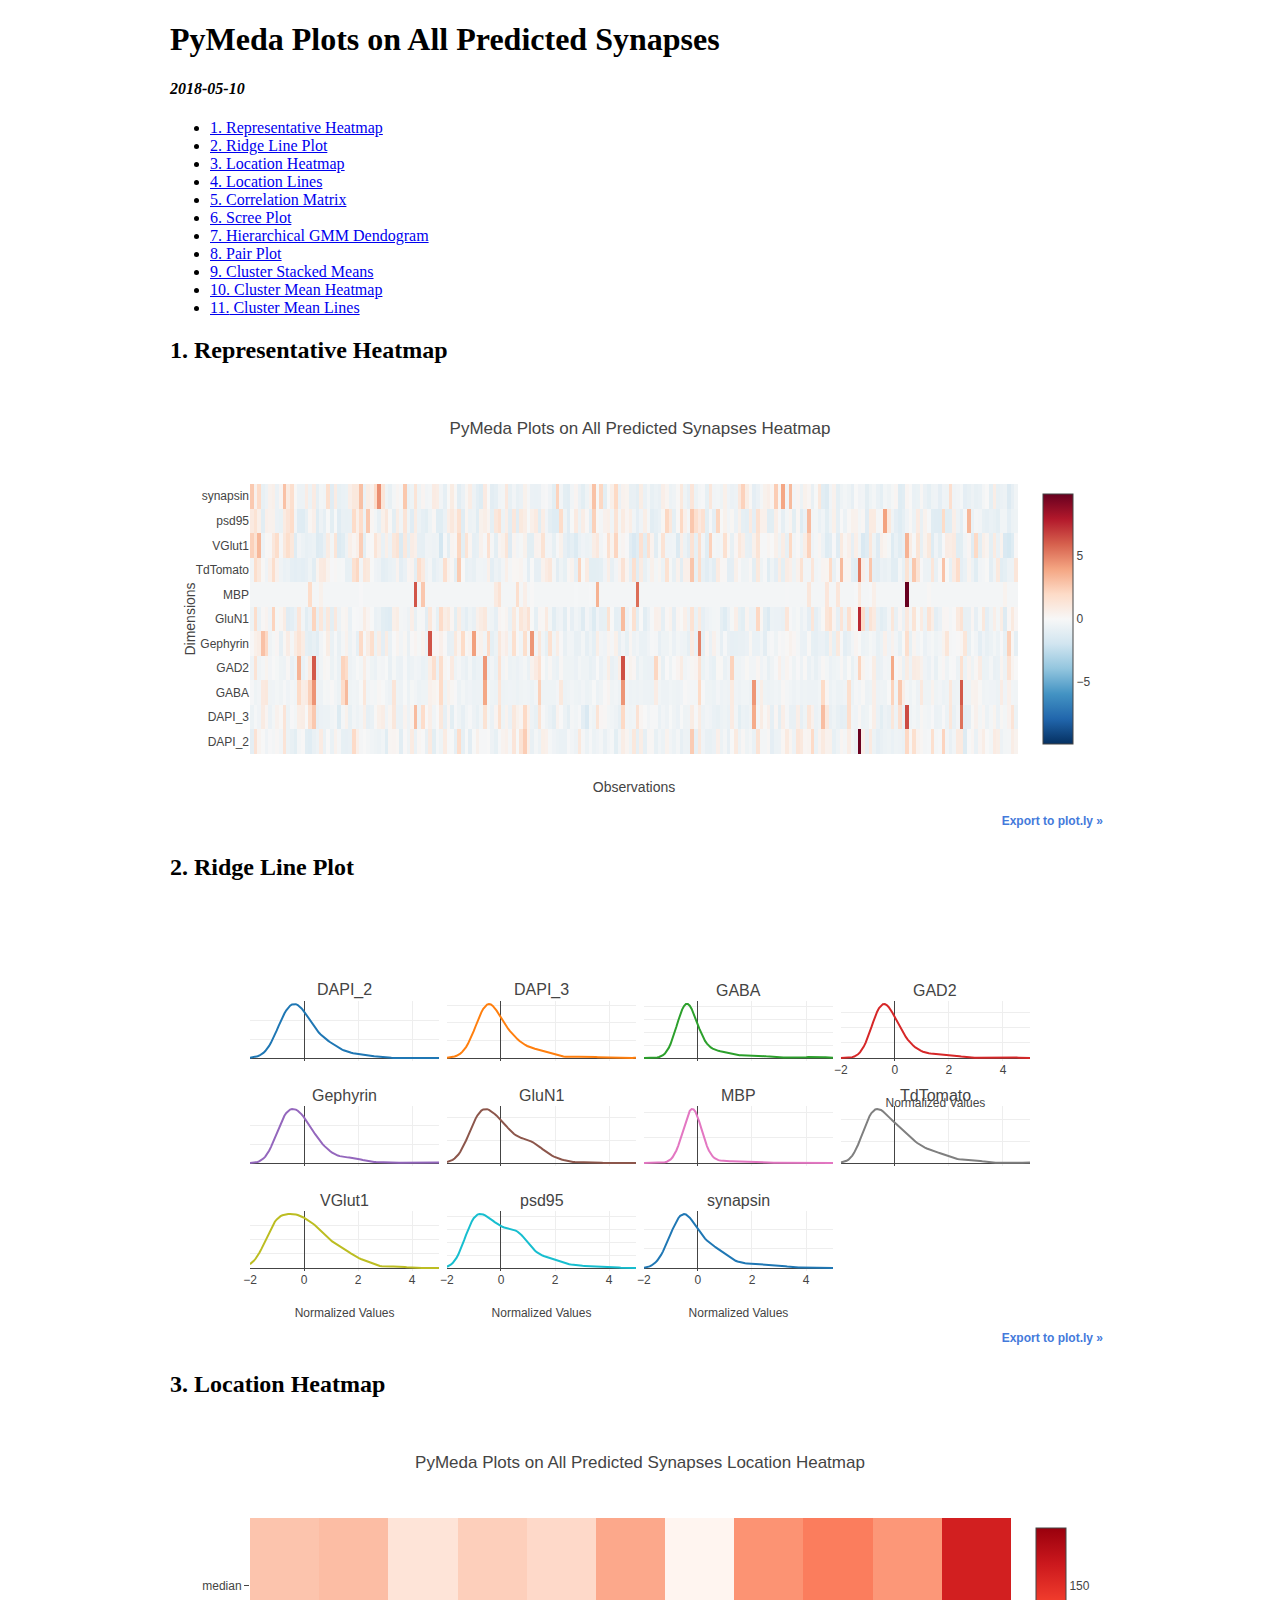
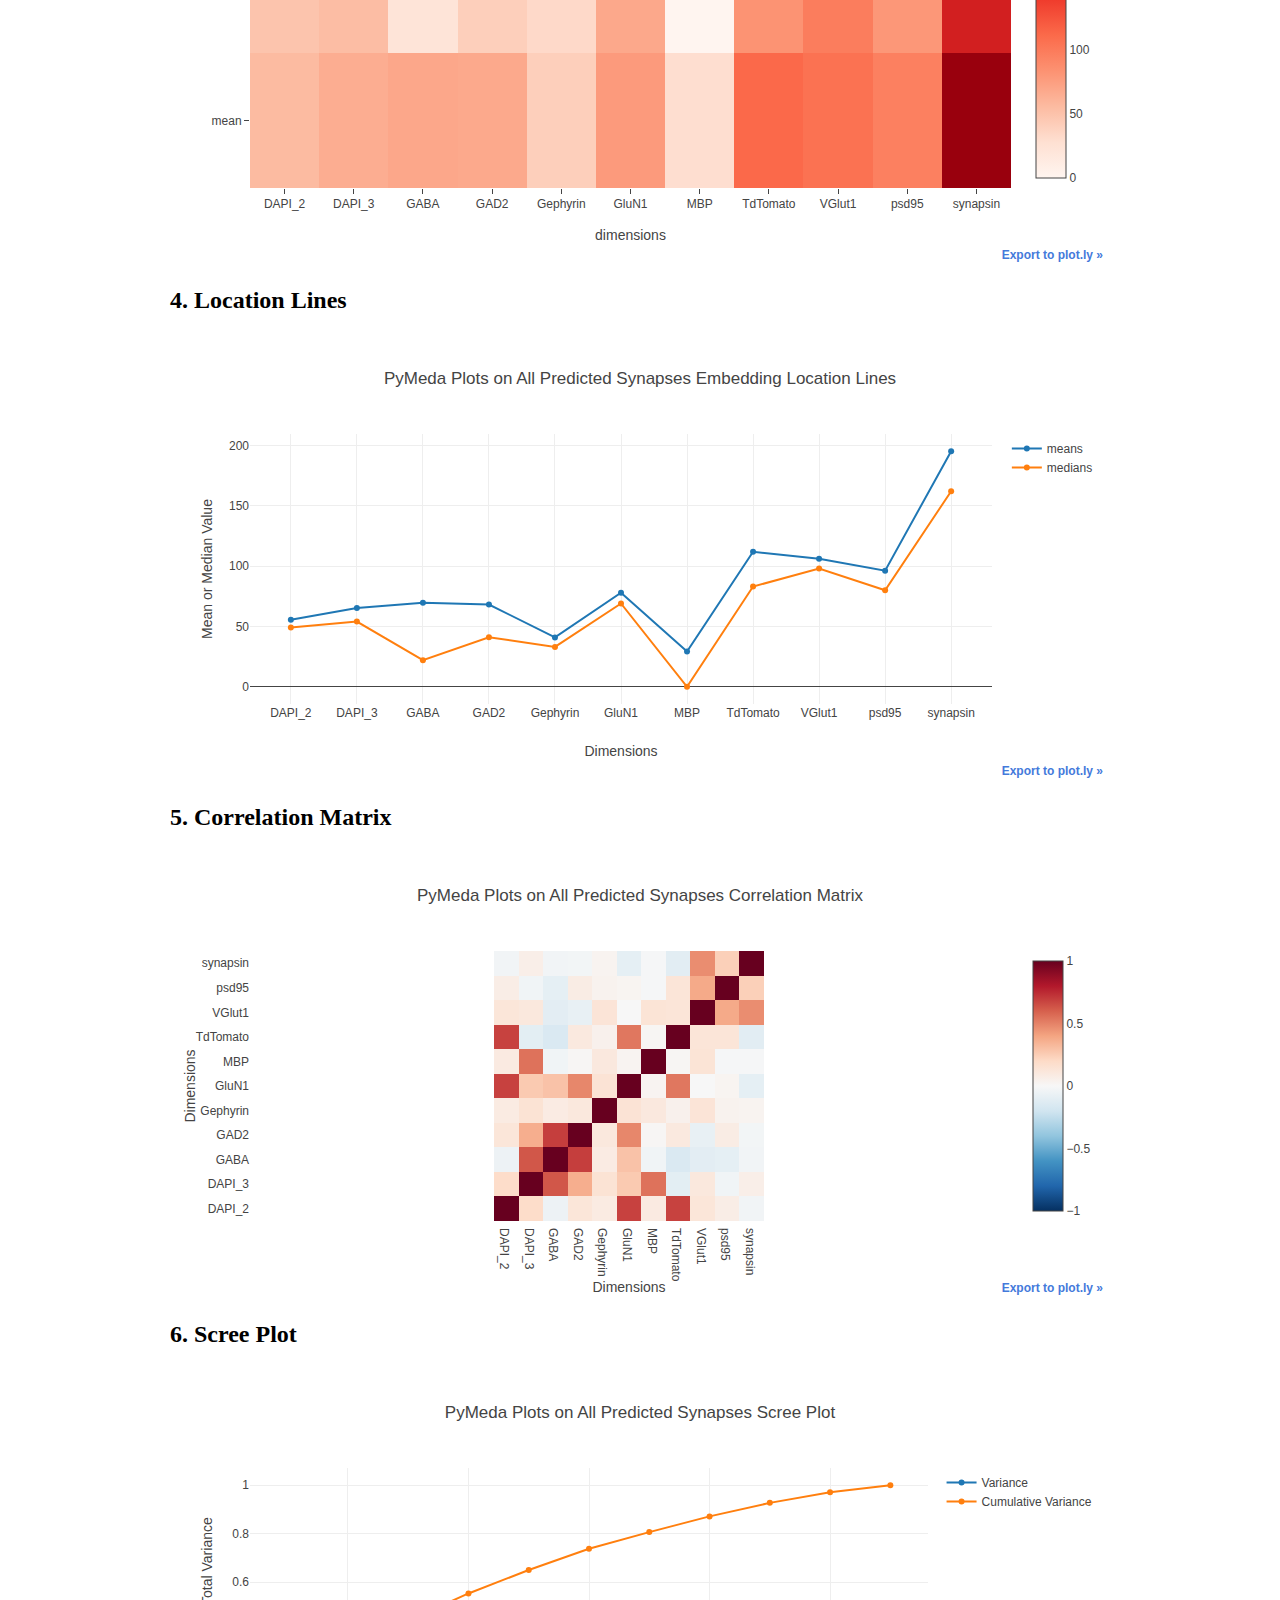
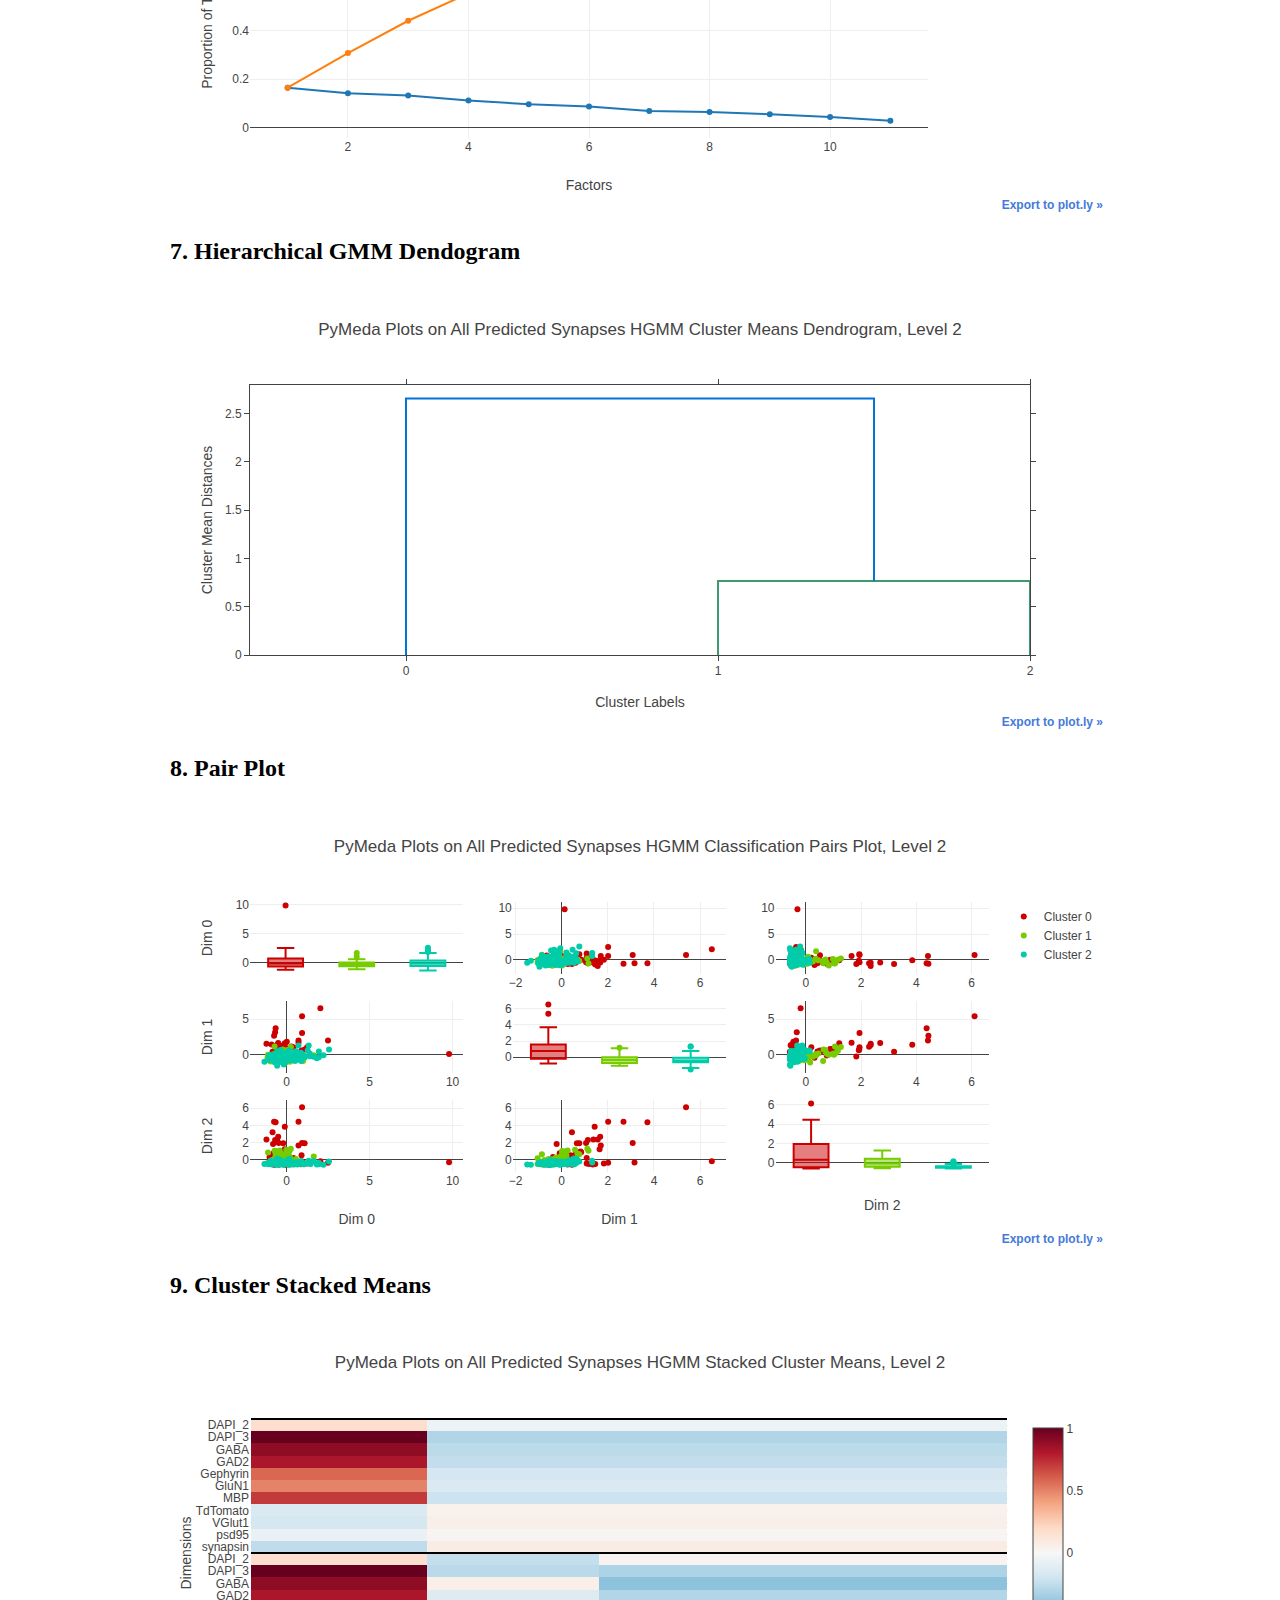
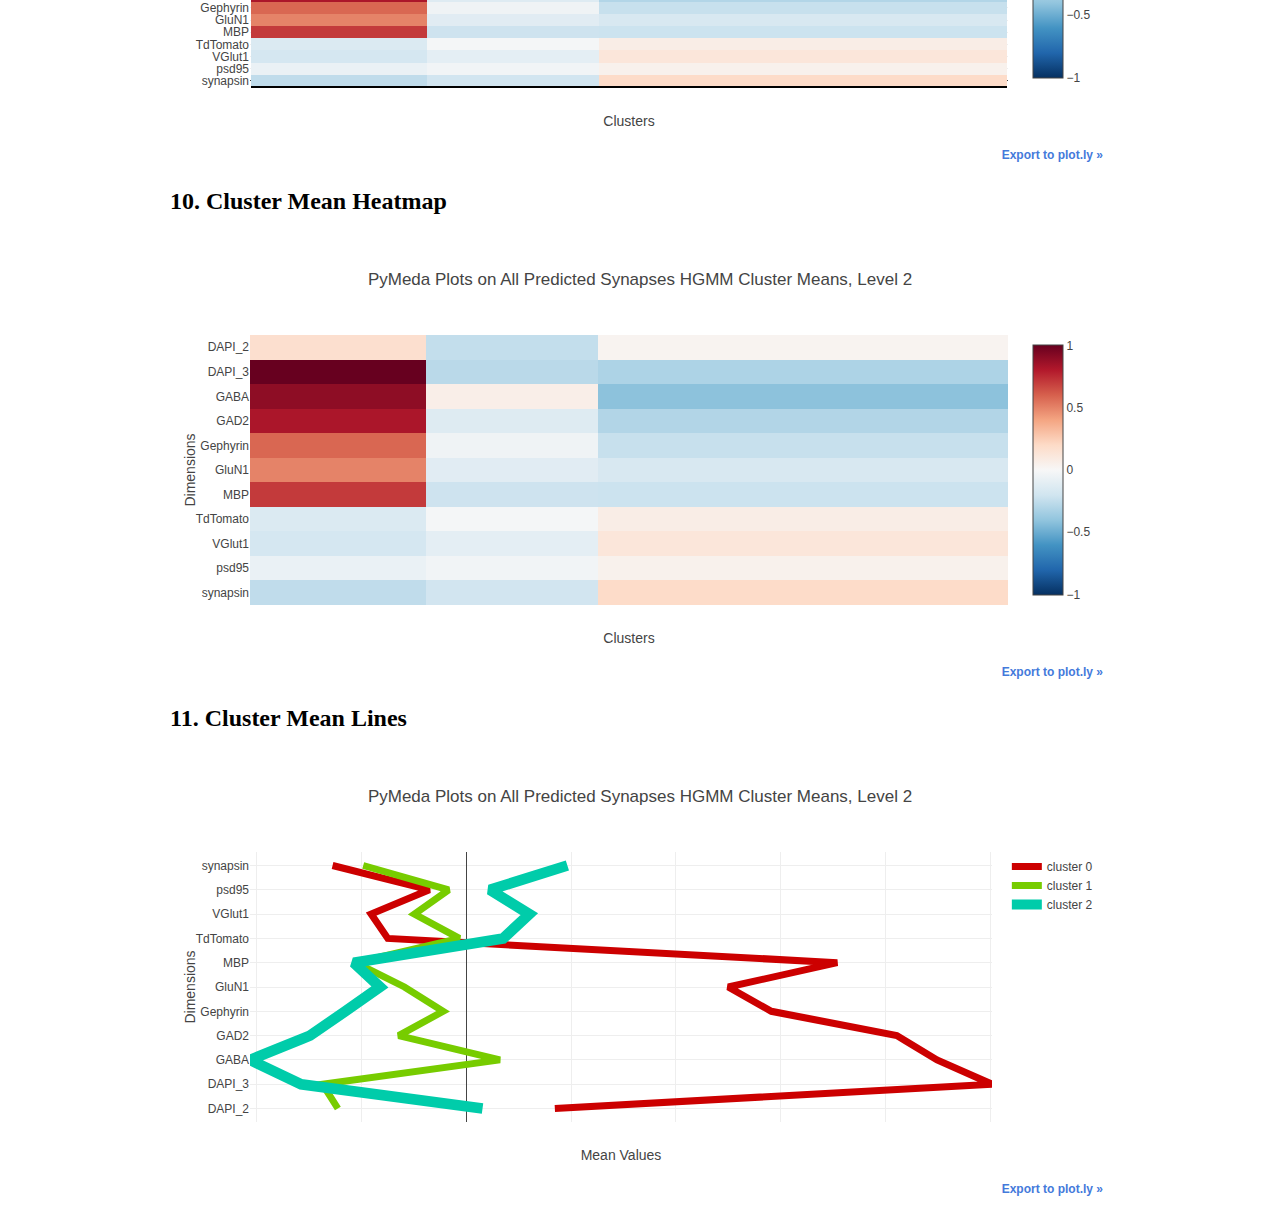
<file: source/richard/service/nomads_unsupervised/results/2018-05-10_PyMeda Plots on All Predicted Synapses.html>
<!DOCTYPE html>
<html xmlns="http://www.w3.org/1999/xhtml">

<head>
    <meta charset="utf-8">
    <meta http-equiv="Content-Type" content="text/html; charset=UTF-8" />
    <meta name="generator" content="pandoc">
    <!--<meta name="viewport" content="width=device-width, initial-scale=1">-->
    <script src="https://cdn.plot.ly/plotly-latest.min.js"></script>
    <title>PyMeda Plots on All Predicted Synapses</title>
</head>

<body>
    <div style="visibility: hidden; overflow: hidden; position: absolute; top: 0px; height: 1px; width: auto; padding: 0px; border: 0px; margin: 0px; text-align: left; text-indent: 0px; text-transform: none; line-height: normal; letter-spacing: normal; word-spacing: normal;">
    </div>

    <style type="text/css">
        .main-container {
            max-width: 940px;
            margin-left: auto;
            margin-right: auto;
        }

        code {
            color: inherit;
            background-color: rgba(0, 0, 0, 0.04);
        }

        img {
            max-width: 100%;
            height: auto;
        }

        .tabbed-pane {
            padding-top: 12px;
        }

        button.code-folding-btn:focus {
            outline: none;
        }
    </style>
    <div class="container-fluid main-container">
        <div class="fluid-row" id="header">
            <h1 class="title toc-ignore">PyMeda Plots on All Predicted Synapses</h1>
            <h4 class='date'>
                <em>2018-05-10</em>
            </h4>
        </div>
        <div id="TOC">
            <ul>
                
                <li>
                    <a href=#Representative Heatmap>
                        <span class="toc-section-number">1.</span> Representative Heatmap
                    </a>
                </li>
                
                <li>
                    <a href=#Ridge Line Plot>
                        <span class="toc-section-number">2.</span> Ridge Line Plot
                    </a>
                </li>
                
                <li>
                    <a href=#Location Heatmap>
                        <span class="toc-section-number">3.</span> Location Heatmap
                    </a>
                </li>
                
                <li>
                    <a href=#Location Lines>
                        <span class="toc-section-number">4.</span> Location Lines
                    </a>
                </li>
                
                <li>
                    <a href=#Correlation Matrix>
                        <span class="toc-section-number">5.</span> Correlation Matrix
                    </a>
                </li>
                
                <li>
                    <a href=#Scree Plot>
                        <span class="toc-section-number">6.</span> Scree Plot
                    </a>
                </li>
                
                <li>
                    <a href=#Hierarchical GMM Dendogram>
                        <span class="toc-section-number">7.</span> Hierarchical GMM Dendogram
                    </a>
                </li>
                
                <li>
                    <a href=#Pair Plot>
                        <span class="toc-section-number">8.</span> Pair Plot
                    </a>
                </li>
                
                <li>
                    <a href=#Cluster Stacked Means>
                        <span class="toc-section-number">9.</span> Cluster Stacked Means
                    </a>
                </li>
                
                <li>
                    <a href=#Cluster Mean Heatmap>
                        <span class="toc-section-number">10.</span> Cluster Mean Heatmap
                    </a>
                </li>
                
                <li>
                    <a href=#Cluster Mean Lines>
                        <span class="toc-section-number">11.</span> Cluster Mean Lines
                    </a>
                </li>
                
            </ul>
        </div>

        
        <div id=Representative Heatmap class="section level2">
            <h2>
                <span class="header-section-number">1.</span> Representative Heatmap
            </h2>
            <div id="4ac4b736-d43c-4728-8dd4-d0f2b8e2972f" style="height: 100%; width: 100%;" class="plotly-graph-div"></div><script type="text/javascript">window.PLOTLYENV=window.PLOTLYENV || {};window.PLOTLYENV.BASE_URL="https://plot.ly";Plotly.newPlot("4ac4b736-d43c-4728-8dd4-d0f2b8e2972f", [{"type": "heatmap", "z": [[-0.9641606866267459, 1.4562601696053665, 0.2920070995190339, -0.014375287345790442, -0.4126723902700621, -0.07565176471875532, -0.22884295815116748, 0.13881590608662173, -0.2901194355241324, 1.3337072148594367, -0.5965018223889568, -0.7803312545078513, -1.0254371639997109, -0.19820471946468504, 0.04690119002717443, -1.1173518800591582, -1.2092665961186055, -0.7496930158213689, -0.5045871063295094, 0.8434953958757178, -0.6577782997619216, 0.016262951340691993, -0.688416538448404, 0.4145600542649637, -0.16756648077820263, -0.8109694931943338, -0.8416077318808162, -0.7496930158213689, 1.9464719885890855, 0.5677512476973758, -0.16756648077820263, -0.014375287345790442, -0.22884295815116748, -0.3513959128970972, -0.44331062895654455, -0.5658635837024742, -0.3513959128970972, -1.1479901187456405, 0.2000923834595866, 0.26136886083255145, 0.16945414477310417, -1.0867136413726757, 0.04690119002717443, -0.44331062895654455, 0.8741336345622002, -0.688416538448404, 0.16945414477310417, 0.016262951340691993, -0.7190547771348864, 0.9047718732486826, -1.0254371639997109, -0.1369282420917202, -0.47394886764302696, 0.8741336345622002, -0.10629000340523775, -0.04501352603227288, -0.9028842092537811, 1.8239190338431557, -0.8722459705672987, -0.04501352603227288, -1.0560754026861932, -0.04501352603227288, 0.47583653163792855, -0.10629000340523775, -0.10629000340523775, -0.014375287345790442, -0.5352253450159918, -0.8109694931943338, -0.10629000340523775, 0.32264533820551633, 0.506474770324411, -0.16756648077820263, 1.2417924987999893, -0.04501352603227288, 1.3949836922324017, 2.497960284945769, 0.5677512476973758, -0.7190547771348864, -0.19820471946468504, -0.5658635837024742, 0.5983894863838582, 0.506474770324411, -0.1369282420917202, -0.4126723902700621, -0.5658635837024742, -0.6577782997619216, -0.688416538448404, -0.10629000340523775, -0.3207576742106148, -0.5352253450159918, 1.0579630666810949, -0.16756648077820263, -0.5658635837024742, -0.10629000340523775, -0.5658635837024742, -0.4126723902700621, -0.22884295815116748, -0.7496930158213689, -0.3207576742106148, -0.1369282420917202, -1.0254371639997109, -0.2901194355241324, 0.720942441129788, 0.2920070995190339, -0.44331062895654455, 1.0886013053675772, -0.9028842092537811, 0.720942441129788, -0.9028842092537811, 0.13881590608662173, 0.1081776674001393, -0.7803312545078513, -0.2901194355241324, -0.5965018223889568, 0.3532835768919988, -0.2901194355241324, -0.5658635837024742, -0.19820471946468504, -0.8416077318808162, -0.5352253450159918, -0.5965018223889568, 2.5592367623187338, -0.9028842092537811, 1.0886013053675772, -0.4126723902700621, -0.7496930158213689, -0.7803312545078513, -0.6271400610754392, 0.5371130090108934, -0.5965018223889568, -0.22884295815116748, -0.8416077318808162, 0.016262951340691993, 0.9354101119351651, -0.5045871063295094, 0.13881590608662173, -0.44331062895654455, -0.22884295815116748, -0.6577782997619216, 1.3949836922324017, -0.22884295815116748, -0.19820471946468504, 0.13881590608662173, -0.9641606866267459, -0.5658635837024742, -0.5352253450159918, 0.16945414477310417, 0.9354101119351651, 0.23073062214606904, -0.5352253450159918, 1.2724307374864718, 0.9966865893081299, 0.2000923834595866, 0.2920070995190339, 1.9464719885890855, -0.688416538448404, 0.32264533820551633, 0.9354101119351651, 0.4145600542649637, 0.4451982929514461, -0.8109694931943338, -0.47394886764302696, 0.2000923834595866, -0.19820471946468504, 0.720942441129788, -0.19820471946468504, -0.5352253450159918, 9.78986109232859, 0.5677512476973758, -0.7190547771348864, 0.9047718732486826, -0.5965018223889568, -0.9641606866267459, -0.7190547771348864, -0.5658635837024742, -0.44331062895654455, -0.688416538448404, -0.47394886764302696, -0.5045871063295094, -0.6577782997619216, 2.0383867046485324, 0.1081776674001393, 1.640089601724261, 0.32264533820551633, 0.16945414477310417, -0.19820471946468504, -0.1369282420917202, 1.640089601724261, -0.19820471946468504, -0.10629000340523775, 2.222216136767427, -0.3207576742106148, -0.7190547771348864, -0.3820341515835797, 0.9354101119351651, 0.9354101119351651, -1.3318195508645352, -0.04501352603227288, 0.2000923834595866, -0.6577782997619216, 0.26136886083255145, 0.6903042024433056, 0.016262951340691993, -0.2594811968376499, 0.8434953958757178, 0.6596659637568232, -0.5352253450159918, -0.2594811968376499, -0.19820471946468504, 0.720942441129788, 0.3532835768919988], [-0.5922119228644589, -0.14024082343577518, -0.4061061760408833, 0.8168744459426139, 0.258557205471887, -0.6187984581249698, -0.2731734997383292, 0.4180764170349518, 0.0990379939088221, 1.3220186158923193, -0.5656253876039481, -0.060481217654242754, -0.24658696447781842, 0.6573552343795491, 0.6839417696400599, 0.019278388127289676, 1.5612974332369167, 2.677931914178371, -0.858077275469567, -0.6453849933854806, -0.5656253876039481, -0.5922119228644589, -0.3529331055198617, -0.2200004292173076, -1.3366349101587616, -0.2200004292173076, 0.44466295229546265, -0.7783176696880346, -0.3263465702593509, -0.5390388523434373, -0.29976003499884, 0.5775956285980167, -0.8314907402090562, -0.6719715286459914, 0.07245145864831129, 0.5244225580769951, 0.6839417696400599, -0.4061061760408833, 0.23197067021137616, 1.1093263338082329, -0.6453849933854806, -0.6985580639065022, 0.3383168112534194, -0.5390388523434373, 0.2851437407323978, 3.1564895488675653, -0.5390388523434373, 1.8271627858420247, 0.04586492338780049, 0.6307686991190383, -0.3795196407803725, 0.019278388127289676, 1.0561532632872113, -0.858077275469567, 0.20538413495086535, -1.0441830222931427, -0.11365428817526438, -0.4592792465619049, -0.858077275469567, -0.3529331055198617, -0.08706775291475356, -0.5390388523434373, -0.8049042049485454, -0.3795196407803725, 1.4283647569343625, -0.2731734997383292, -0.6187984581249698, 0.258557205471887, 1.6410570390184491, -0.4592792465619049, 0.3649033465139302, -0.6187984581249698, 1.082739798547722, 0.44466295229546265, 0.20538413495086535, 2.0132685326656006, 0.49783602281648426, -0.5390388523434373, -0.7783176696880346, 1.3751916864133409, -0.08706775291475356, -0.4326927113013941, -0.6719715286459914, -0.9910099517721211, 0.3383168112534194, 0.019278388127289676, -0.5656253876039481, -0.9910099517721211, -0.2200004292173076, -0.3795196407803725, -0.11365428817526438, -0.9644234165116102, -1.4961541217218264, -0.2731734997383292, -0.4858657818224157, 1.34860515115283, 0.17879759969035453, 0.12562452916933292, -0.24658696447781842, -0.3529331055198617, -0.5390388523434373, -0.8846638107300778, 2.0132685326656006, -0.29976003499884, -0.4326927113013941, -0.3529331055198617, 1.4549512921948735, 0.20538413495086535, 0.019278388127289676, -0.29976003499884, -0.11365428817526438, -0.08706775291475356, -0.6719715286459914, -0.29976003499884, -0.5390388523434373, -0.033894682393731945, -0.4326927113013941, -0.6453849933854806, -0.033894682393731945, -0.4592792465619049, -0.4326927113013941, 0.7637013754215923, -0.11365428817526438, 0.7637013754215923, -0.5390388523434373, -0.29976003499884, -0.4061061760408833, -0.6719715286459914, -0.8049042049485454, -0.5656253876039481, -0.4858657818224157, -0.6985580639065022, 0.8434609812031247, -0.29976003499884, -1.0441830222931427, -0.5922119228644589, -0.6719715286459914, -0.4326927113013941, 3.714806789338292, -0.1934138939567968, 0.7637013754215923, 0.07245145864831129, 0.5510090933375059, -0.9112503459905886, 0.20538413495086535, -0.9910099517721211, 0.6307686991190383, -0.16682735869628598, -0.7517311344275238, -0.7517311344275238, 0.6307686991190383, -0.858077275469567, -0.4592792465619049, 1.1890859395897653, 0.47124948755597346, -0.6453849933854806, -0.4326927113013941, 3.0767299430860326, 1.082739798547722, -0.7517311344275238, -0.4858657818224157, -0.7783176696880346, -0.9378368812510994, -0.9112503459905886, 1.6942301095394707, -0.3795196407803725, -0.4061061760408833, 0.12562452916933292, -0.5656253876039481, -0.4592792465619049, -0.033894682393731945, 0.6041821638585275, -0.6453849933854806, -1.017596487032632, -0.5124523170829265, -0.7517311344275238, 1.1359128690687437, -0.5124523170829265, 1.66764357427896, -0.858077275469567, 6.506392991691927, -0.4858657818224157, -0.24658696447781842, -0.4592792465619049, 0.15221106442984372, -0.2731734997383292, -0.3795196407803725, -0.060481217654242754, -0.6187984581249698, -0.5922119228644589, -0.060481217654242754, -0.5656253876039481, 1.1624994043292545, -0.725144599167013, -0.3263465702593509, 5.389758510750473, -0.9644234165116102, -0.8846638107300778, 0.0990379939088221, 0.47124948755597346, -0.2731734997383292, 0.20538413495086535, -0.5656253876039481, -0.2200004292173076, 0.3117302759929086, -0.6187984581249698, 0.15221106442984372, -0.24658696447781842, 0.391489881774441, 1.3220186158923193, -0.5656253876039481], [-0.10390854901456072, -0.49057311958769345, -0.3095811929364398, 0.9655891993792107, 1.080765879975463, -0.4247578735326921, -0.4083040620189418, -0.26844666415206403, -0.4412116850464425, -0.12858926628518622, -0.40007715626206664, -0.21908522961081303, -0.35894262747769085, 1.9199102671767296, 0.7105551209160806, 0.8339587072692081, 2.347709366534238, 4.4373434287805305, -0.5317076483720693, -0.5399345541289444, -0.1532699835558117, -0.2026314180970627, 0.04417575460919225, -0.317808098693315, -0.5728421771564451, 1.8294143038511028, 3.19508065949238, -0.4494385908033176, -0.35071572172081567, -0.4412116850464425, -0.029866397202684233, 1.1630349375442146, -0.37539643899144115, -0.16972379506956203, -0.23553904112456334, 0.14289862369169423, -0.029866397202684233, -0.38362334474831633, -0.5152538368583189, 1.2699847123835917, -0.47411930807394315, -0.5399345541289444, -0.0380933029595594, -0.5563883656426948, -0.1532699835558117, -0.3260350044501902, -0.5728421771564451, -0.4494385908033176, -0.4494385908033176, 0.5131093827510766, 0.31566364458607266, 0.16757934096231972, 1.9445909844473552, -0.47411930807394315, 0.4555210424529505, 0.15935243520544456, -0.06277402023018488, -0.5563883656426948, -0.25199285263831367, -0.5152538368583189, -0.4083040620189418, -0.5646152713995699, -0.5399345541289444, -0.5317076483720693, 3.8532331200423933, -0.24376594688143852, -0.49057311958769345, -0.5563883656426948, 1.2123963720854656, -0.5399345541289444, -0.47411930807394315, -0.416530967775817, -0.4412116850464425, -0.5728421771564451, -0.4247578735326921, -0.35071572172081567, -0.416530967775817, -0.5728421771564451, -0.30135428717956464, 2.347709366534238, -0.47411930807394315, -0.4576654965601928, -0.49057311958769345, -0.48234621383081827, -0.28490047566581433, 1.0231775396773368, -0.5646152713995699, -0.49057311958769345, -0.3342619102070653, -0.48234621383081827, -0.5234807426151941, -0.30135428717956464, -0.5563883656426948, -0.4576654965601928, -0.029866397202684233, -0.5481614598858197, -0.4247578735326921, 0.060629566122942576, 0.2580753042879465, -0.4329847792895673, -0.3342619102070653, -0.5152538368583189, 4.42088961726678, -0.38362334474831633, -0.5317076483720693, -0.4494385908033176, -0.49880002534456863, -0.4247578735326921, -0.5317076483720693, -0.5399345541289444, -0.5646152713995699, 0.7599165554573316, -0.35071572172081567, -0.5152538368583189, -0.5234807426151941, -0.3424888159639405, -0.49057311958769345, -0.5152538368583189, -0.416530967775817, 0.04417575460919225, -0.17795070082643719, -0.2026314180970627, -0.26021975839518885, 1.93636407869048, -0.09568164325768555, -0.4576654965601928, -0.4576654965601928, -0.5563883656426948, -0.28490047566581433, -0.49880002534456863, -0.4412116850464425, -0.5234807426151941, 0.883320141810459, -0.39185025050519146, -0.5070269311014438, -0.35894262747769085, -0.35894262747769085, -0.5317076483720693, 4.371528182725529, -0.4412116850464425, 0.6447398748610793, -0.46589240231706797, -0.5399345541289444, -0.49057311958769345, -0.3424888159639405, -0.47411930807394315, 0.1264448121779439, -0.19440451234018752, -0.3424888159639405, -0.5152538368583189, -0.37539643899144115, -0.5234807426151941, -0.46589240231706797, -0.5070269311014438, -0.5317076483720693, -0.49880002534456863, -0.38362334474831633, 1.9445909844473552, 0.20048696398982038, -0.5481614598858197, -0.38362334474831633, -0.5481614598858197, -0.5234807426151941, -0.39185025050519146, 1.6566492829567243, -0.5646152713995699, -0.17795070082643719, -0.30135428717956464, 0.08531028339356807, -0.5070269311014438, -0.48234621383081827, 0.628286063347329, -0.5399345541289444, -0.4247578735326921, -0.46589240231706797, -0.0380933029595594, 2.290121026236112, -0.37539643899144115, 2.693239408322995, 0.628286063347329, -0.18617760658331237, -0.49057311958769345, -0.1532699835558117, -0.5399345541289444, 0.982043010892961, -0.46589240231706797, -0.48234621383081827, 0.37325198488419886, -0.49057311958769345, -0.3095811929364398, -0.5728421771564451, -0.49057311958769345, 1.0560851627048373, -0.5152538368583189, -0.4494385908033176, 6.1074052974261885, -0.5070269311014438, -0.4576654965601928, 0.3567981733704485, 0.42261341942544983, 0.07708337763669292, -0.4329847792895673, -0.38362334474831633, -0.40007715626206664, -0.40007715626206664, -0.5563883656426948, 0.7599165554573316, -0.4083040620189418, 0.5131093827510766, -0.3095811929364398, -0.35894262747769085], [-0.42085256267682486, 1.423406799645596, -0.43282827282177566, -0.19331406992275998, 0.30966575616517295, -0.27714404093741546, -0.013678417748498218, -0.14541122934295683, -0.44480398296672646, -0.5046825336914804, 0.1300301039909112, -0.7202453163005945, -0.4567796931116772, 3.4113746837074257, -0.6962938960106929, -0.28911975108236626, 0.9324026837026137, 6.129860886611254, -0.7801238670253484, -0.34899830180712016, 0.15398152428081277, 0.08212726341110806, -0.5765367945611851, -0.20528978006771076, -0.6962938960106929, 2.237755089502249, 1.8665080750087748, -0.5406096641263327, -0.37294972209702176, -0.03762983803839979, -0.2412169105025631, 0.7048641909485488, -0.1693626496328584, -0.468755403256628, -0.6244396351409882, -0.22924120035761233, -0.27714404093741546, -0.04960554818335057, -0.7322210264455452, -0.15738693948790763, -0.5525853742712835, -0.6483910554308898, -0.1094840989081045, -0.6723424757207913, -0.5046825336914804, -0.3250468815172186, -0.42085256267682486, -0.6603667655758405, -0.5765367945611851, 0.6449856402237949, 1.7108238431244145, -0.636415345285939, 1.7707023938491684, 0.15398152428081277, -0.0017027076035474346, 0.9084512634127122, -0.468755403256628, -0.21726549021266156, -0.5046825336914804, -0.7202453163005945, -0.2412169105025631, -0.7920995771702992, -0.5525853742712835, -0.5525853742712835, 4.3694314953034885, -0.6962938960106929, -0.3370225916621694, -0.6723424757207913, 1.4952610605153005, -0.3370225916621694, 0.15398152428081277, -0.5765367945611851, -0.44480398296672646, -0.6244396351409882, -0.3969011423869233, -0.19331406992275998, -0.6603667655758405, 0.41744714746973, 0.8844998431228106, 1.531188190950153, 0.010273002541403349, -0.44480398296672646, 0.14200581413586197, -0.5406096641263327, -0.6843181858657421, 0.1180543938459604, -0.468755403256628, -0.4807311134015788, -0.4807311134015788, -0.6483910554308898, -0.26516833079246466, -0.4567796931116772, -0.4807311134015788, -0.7920995771702992, -0.6124639249960374, -0.0017027076035474346, -0.6483910554308898, -0.3849254322419725, 0.6689370605136965, -0.7322210264455452, -0.5046825336914804, 0.6210342199338933, 6.381350799655221, -0.08553267861820292, 0.38152001703487765, 0.17793294457071432, -0.7920995771702992, -0.3849254322419725, -0.6004882148510866, -0.636415345285939, -0.6244396351409882, 2.1179979880527413, 0.23781149529546824, -0.80407528731525, -0.013678417748498218, -0.468755403256628, -0.025654127893449, 0.2617629155853698, 0.7886941619632043, -0.34899830180712016, -0.18133835977780918, 0.15398152428081277, 0.2617629155853698, 1.4593339300804482, -0.6004882148510866, -0.28911975108236626, -0.6843181858657421, -0.8160509974602007, 0.10607868370100962, 0.07015155326615727, -0.6723424757207913, -0.42085256267682486, 2.2856579300820523, -0.4567796931116772, -0.4567796931116772, -0.3250468815172186, 0.10607868370100962, -0.3250468815172186, -0.3370225916621694, 0.18990865471566512, -0.4088768525318741, -0.20528978006771076, -0.7801238670253484, -0.43282827282177566, -0.12145980905305527, 0.5491799590641886, -0.3370225916621694, 0.2737386257303206, -0.07355696847325213, -0.4807311134015788, -0.06158125832830136, -0.5286339539813819, 0.07015155326615727, -0.6603667655758405, -0.34899830180712016, -0.7561724467354468, -0.4088768525318741, 0.1300301039909112, -0.26516833079246466, -0.6244396351409882, -0.4807311134015788, -0.37294972209702176, 0.14200581413586197, -0.5885125047061358, 0.03422442283130492, -0.7082696061556437, -0.3250468815172186, 2.2497307996472, 0.30966575616517295, -0.21726549021266156, -0.07355696847325213, 0.7288156112384504, -0.744196736590496, -0.636415345285939, -0.27714404093741546, -0.37294972209702176, 3.7826216982009, -0.06158125832830136, 0.29769004602022214, -0.6843181858657421, 0.7886941619632043, -0.5046825336914804, 0.8246212923980567, 0.7288156112384504, 0.4294228576146808, -0.4088768525318741, -0.6244396351409882, -0.1693626496328584, -0.7561724467354468, -0.14541122934295683, 0.17793294457071432, -0.44480398296672646, -0.03762983803839979, -0.07355696847325213, -0.5525853742712835, 1.6030424518198574, -0.5525853742712835, 0.3455928866000253, -0.4807311134015788, 0.1300301039909112, 0.752767031528352, -0.6004882148510866, -0.5525853742712835, -0.22924120035761233, -0.7202453163005945, -0.6603667655758405, 0.2737386257303206, -0.5286339539813819, 1.3994553793556943, 0.29769004602022214, -0.025654127893449], [0.06118682743067734, 0.5274774129971932, 0.7023363825846367, 2.917216664025587, 2.0429218160883695, -0.4342469197337458, -0.14281530375467336, 0.1777594738223063, -0.9005375053002617, 0.14861631222439908, 0.7606227057804512, -0.20110162695048786, 0.7897658673783584, 1.4017722609344105, 0.7897658673783584, -0.9005375053002617, -1.0171101516918908, -0.7839648589086328, -1.0753964748877052, -0.31767427334211684, 0.032043665832770095, 0.7314795441825439, -0.6673922125170038, -0.08452898055885888, -0.7256785357128183, -0.2302447885483951, 0.4109047666055643, -0.5508195661253747, -0.1719584653525806, -0.8713943437023545, 1.955492331294648, -0.08452898055885888, 0.7897658673783584, 1.693203876913483, -0.5508195661253747, 0.7023363825846367, -0.9588238284960762, 0.7897658673783584, -0.6673922125170038, 0.0029005042348628526, 0.2943321202139353, -0.2885311117442096, 0.14861631222439908, -0.7548216973107255, 0.06118682743067734, 0.26518895861602804, -0.14281530375467336, 0.3526184434097498, -0.5508195661253747, 6.297823409382827, 0.1777594738223063, 0.1777594738223063, 0.5566205745951005, 0.06118682743067734, -0.8422511821044473, -0.7548216973107255, 1.0229111601616163, 0.2943321202139353, 1.9263491696967407, 0.11947315062649183, 0.32347528181184254, 4.112086289539784, 0.26518895861602804, 0.4400479282034715, -0.37596059653793135, 1.8972060080988336, -0.929680666898169, -0.5799627277232821, 1.1103406449553381, 0.32347528181184254, 0.6731932209867295, -0.37596059653793135, 1.6349175537176686, 0.06118682743067734, -0.37596059653793135, 1.7223470385113901, -0.1719584653525806, 4.403517905518856, -0.31767427334211684, 1.1394838065532453, -0.37596059653793135, -0.81310802050654, 1.5474880689239467, -0.3468174349400241, 0.7023363825846367, -0.055385818960951634, -0.7548216973107255, -0.31767427334211684, -0.3468174349400241, -0.7839648589086328, -0.7256785357128183, -0.25938795014630234, -0.9005375053002617, -0.46339008133165305, -0.929680666898169, 0.6440500593888222, -0.31767427334211684, -0.40510375813583854, 0.2943321202139353, -0.1719584653525806, 0.5274774129971932, -0.8422511821044473, -0.2885311117442096, -0.81310802050654, 0.20690263542021356, -0.5216764045274676, -0.2885311117442096, -0.6673922125170038, -0.696535374114911, -0.40510375813583854, -0.11367214215676612, -0.1719584653525806, -0.8422511821044473, -0.4925332429295603, -0.46339008133165305, -0.14281530375467336, -0.6091058893211893, -0.25938795014630234, -0.40510375813583854, -0.46339008133165305, -0.9005375053002617, 0.8480521905741729, -0.6091058893211893, 5.015524299074909, -0.8713943437023545, 0.1777594738223063, -0.6382490509190966, 0.46919108980137875, -0.2302447885483951, -0.8422511821044473, -0.08452898055885888, -0.7548216973107255, -0.8422511821044473, -0.81310802050654, -0.7256785357128183, -0.7256785357128183, -0.6091058893211893, 0.14861631222439908, -0.696535374114911, -0.696535374114911, -0.37596059653793135, -1.046253313289798, -0.20110162695048786, -0.11367214215676612, -0.46339008133165305, 0.06118682743067734, -0.1719584653525806, 0.09032998902858458, 0.4109047666055643, 0.1777594738223063, -0.20110162695048786, -0.6091058893211893, -0.696535374114911, 0.09032998902858458, -0.81310802050654, -0.9005375053002617, -0.6673922125170038, -0.6382490509190966, -0.929680666898169, 0.5857637361930077, -0.81310802050654, 1.0229111601616163, -0.08452898055885888, -0.9879669900939835, -0.7548216973107255, -0.31767427334211684, 0.26518895861602804, -0.026242657363044392, -0.5799627277232821, -0.4925332429295603, -0.14281530375467336, -0.2885311117442096, -0.7839648589086328, -0.5799627277232821, 0.498334251399286, -0.40510375813583854, 0.4109047666055643, -0.2885311117442096, -0.81310802050654, 0.032043665832770095, 1.693203876913483, -0.81310802050654, 0.2943321202139353, -0.2885311117442096, -0.026242657363044392, -0.6091058893211893, -0.2885311117442096, -0.14281530375467336, -0.46339008133165305, -0.31767427334211684, 0.3526184434097498, 1.2269132913469671, -0.1719584653525806, -0.11367214215676612, 0.06118682743067734, 0.20690263542021356, 1.2269132913469671, -0.7839648589086328, -0.026242657363044392, -0.2885311117442096, -0.9879669900939835, -0.40510375813583854, -0.7839648589086328, -0.5508195661253747, -0.25938795014630234, -0.5508195661253747, -0.055385818960951634, -0.7839648589086328, 2.3634965936653494, 0.11947315062649183, -0.8713943437023545], [-0.4638168694206414, 1.76361734106003, -0.6663108885552479, 0.12341578606971743, 0.3461592071177846, -0.4233180655937201, 2.2496029869830854, -0.16007584071873165, 0.24491219755048133, 0.7916460492139188, -1.172545936391764, -0.9903013191706183, -0.6258120847283266, 1.1763846855696711, -0.3018216541129562, -1.0712989268244608, -0.6460614866417872, 2.2091041831561644, -0.7270590942956298, 1.1561352836562104, -0.6865602904687085, 1.0548882740889072, -1.010550721084079, 1.0346388721754467, -0.5043156732475627, 0.16391458989663873, 0.30566040329086325, -0.6663108885552479, -0.03857942923796776, -0.11957703689181036, -0.1803252426321923, 0.7916460492139188, 0.26516159946394197, -0.03857942923796776, -0.6663108885552479, -0.5853132809014052, -1.0308001229975394, -1.1522965344783034, -1.2535435440456066, 0.5689026281658517, 0.7308978434735369, -0.20057464454565294, -0.28157225219949555, -0.5448144770744839, 0.609401431992773, -0.7675578981225512, -0.16007584071873165, -0.1803252426321923, -1.0510495249110001, 1.1561352836562104, -0.1803252426321923, -0.8080567019494724, 1.9053631544542544, 0.7308978434735369, 1.014389470261986, 0.20441339372356002, -1.0308001229975394, 0.7308978434735369, -0.6258120847283266, -0.9903013191706183, -0.484066271334102, -0.7473084962090905, 0.4879050205120091, 0.7916460492139188, 1.0751376760023679, -0.3625698598533381, -0.484066271334102, -0.889054309603315, 0.26516159946394197, 0.08291698224279613, 0.30566040329086325, -0.6865602904687085, 1.014389470261986, -0.139826438805271, 1.237132891310053, 0.7713966473004582, 1.4598763123581202, -0.03857942923796776, -0.8688049076898543, 0.18416399181009938, 0.12341578606971743, 0.892893058781222, -0.2613228502860349, -1.0915483287379215, -0.5245650751610234, -0.4233180655937201, -1.0915483287379215, -0.0993276349783497, -0.828306103862933, -0.38281926176679876, -0.5650638789879446, -1.2737929459590673, -0.28157225219949555, -0.6865602904687085, -1.35479055361291, -0.4233180655937201, -0.828306103862933, -0.8080567019494724, 1.4396269104446595, -0.03857942923796776, -0.9295531134302363, -0.8485555057763937, 3.1203272692618933, -0.5448144770744839, -0.0993276349783497, 1.5813727238388842, -1.010550721084079, 0.001919374588953537, -1.1117977306513822, -0.6460614866417872, -0.07907823306488905, 0.548653226252391, 0.46765561859854843, -0.8688049076898543, 0.12341578606971743, 0.3664086090312452, -0.949802515343697, 0.20441339372356002, 0.022168776502414184, 0.5891520300793124, -0.5245650751610234, 1.5003751161850416, -0.6663108885552479, 0.953641264521604, -0.828306103862933, -0.5448144770744839, -0.38281926176679876, -0.24107344837257424, -0.20057464454565294, -0.8688049076898543, -1.233294142132146, -0.6460614866417872, -0.16007584071873165, 0.6296508339062337, -0.8080567019494724, -1.0308001229975394, 0.2854110013774026, -0.5853132809014052, -0.5245650751610234, 2.0876077716754002, 0.16391458989663873, -1.010550721084079, -1.4155387593532918, -0.5650638789879446, -0.6460614866417872, -0.6258120847283266, -0.7270590942956298, 1.1966340874831318, -0.0993276349783497, -0.3625698598533381, -0.16007584071873165, -0.6055626828148659, -0.3018216541129562, -0.949802515343697, 1.2168834893965925, -0.949802515343697, -0.5245650751610234, 0.06266758032933548, 1.2776316951369744, 1.642120929579266, 0.26516159946394197, -0.8485555057763937, 1.3383799008773563, -0.5043156732475627, 1.6016221257523449, 0.2854110013774026, 0.022168776502414184, 7.494198082569393, 1.8648643506273332, -1.0712989268244608, 1.3991281066177383, 0.892893058781222, -0.7473084962090905, -1.0712989268244608, -0.9093037115167757, -0.32207105602641684, 1.1358858817427497, -0.7270590942956298, 0.18416399181009938, -0.6055626828148659, 1.0346388721754467, -0.32207105602641684, 1.358629302790817, -0.03857942923796776, 0.8523942549543008, -0.5853132809014052, 1.4193775085311988, 0.6499002358196942, -0.9700519172571576, -0.6258120847283266, 0.22466279563702066, 0.18416399181009938, -0.2208240464591136, 0.042418178415874835, 0.953641264521604, 1.4193775085311988, -0.7878073000360117, -0.7473084962090905, 0.20441339372356002, -0.8485555057763937, -0.16007584071873165, 1.0751376760023679, -0.949802515343697, -0.44356746750718073, 0.609401431992773, -0.2613228502860349, 0.7308978434735369, -1.294042347872528, 0.12341578606971743, 0.953641264521604, 0.18416399181009938], [-0.21528988291106543, -0.21528988291106543, -0.21528988291106543, -0.21528988291106543, -0.21528988291106543, -0.21528988291106543, -0.21528988291106543, -0.21528988291106543, -0.21528988291106543, -0.21528988291106543, -0.20790951486976003, -0.21528988291106543, -0.21528988291106543, -0.21528988291106543, -0.21528988291106543, -0.20790951486976003, 1.8512131686544497, -0.1857684107458438, -0.21528988291106543, 0.45632360884772705, -0.21528988291106543, -0.21528988291106543, -0.21528988291106543, -0.21528988291106543, -0.21528988291106543, -0.21528988291106543, -0.21528988291106543, -0.21528988291106543, -0.21528988291106543, -0.21528988291106543, -0.06030215404365179, -0.21528988291106543, -0.21528988291106543, -0.21528988291106543, -0.21528988291106543, -0.21528988291106543, -0.21528988291106543, -0.21528988291106543, -0.21528988291106543, -0.21528988291106543, -0.21528988291106543, -0.21528988291106543, -0.21528988291106543, -0.21528988291106543, -0.21528988291106543, 6.235151785189864, -0.21528988291106543, 2.707335861445878, -0.21528988291106543, -0.21528988291106543, -0.21528988291106543, -0.21528988291106543, -0.2005291468284546, -0.21528988291106543, -0.21528988291106543, -0.21528988291106543, -0.21528988291106543, -0.21528988291106543, -0.21528988291106543, -0.21528988291106543, -0.21528988291106543, -0.21528988291106543, -0.21528988291106543, -0.21528988291106543, -0.21528988291106543, -0.21528988291106543, -0.21528988291106543, 0.8991456913260517, 1.4526732944239575, -0.21528988291106543, -0.21528988291106543, -0.21528988291106543, -0.1857684107458438, 1.7036058078283416, -0.21528988291106543, 0.6039309696738353, -0.21528988291106543, 0.057783734617234794, -0.21528988291106543, -0.21528988291106543, -0.2005291468284546, -0.20790951486976003, -0.21528988291106543, -0.21528988291106543, -0.21528988291106543, -0.21528988291106543, -0.21528988291106543, -0.21528988291106543, -0.21528988291106543, -0.1341058344567059, -0.21528988291106543, -0.21528988291106543, -0.21528988291106543, -0.09720399425017885, -0.21528988291106543, 3.497035241865557, -0.21528988291106543, -0.21528988291106543, -0.21528988291106543, -0.21528988291106543, -0.21528988291106543, -0.20790951486976003, -0.20790951486976003, -0.21528988291106543, -0.21528988291106543, -0.21528988291106543, 5.526636453224545, -0.21528988291106543, -0.21528988291106543, -0.21528988291106543, -0.21528988291106543, -0.21528988291106543, -0.21528988291106543, -0.20790951486976003, -0.21528988291106543, -0.2005291468284546, -0.21528988291106543, -0.21528988291106543, -0.21528988291106543, -0.21528988291106543, -0.21528988291106543, -0.21528988291106543, -0.2005291468284546, -0.21528988291106543, -0.21528988291106543, -0.21528988291106543, -0.21528988291106543, -0.21528988291106543, -0.21528988291106543, -0.21528988291106543, -0.21528988291106543, -0.21528988291106543, -0.21528988291106543, -0.21528988291106543, -0.20790951486976003, -0.21528988291106543, -0.21528988291106543, -0.21528988291106543, -0.21528988291106543, -0.21528988291106543, -0.21528988291106543, -0.21528988291106543, -0.21528988291106543, -0.20790951486976003, -0.21528988291106543, -0.21528988291106543, -0.21528988291106543, -0.17838804270453837, -0.21528988291106543, -0.21528988291106543, -0.21528988291106543, -0.20790951486976003, -0.21528988291106543, 1.1279371006065195, -0.21528988291106543, -0.21528988291106543, -0.21528988291106543, -0.21528988291106543, 1.172219308854352, -0.2005291468284546, -0.21528988291106543, 1.209121149060879, -0.20790951486976003, -0.2005291468284546, -0.21528988291106543, -0.21528988291106543, -0.08982362620887344, 0.9729493717391059, -0.2005291468284546, -0.21528988291106543, -0.11934509837409508, 0.5670291294673082, -0.21528988291106543, -0.21528988291106543, -0.21528988291106543, -0.21528988291106543, -0.21528988291106543, -0.2005291468284546, -0.21528988291106543, -0.21528988291106543, 9.903194701718654, -0.21528988291106543, -0.21528988291106543, -0.21528988291106543, -0.21528988291106543, -0.20790951486976003, 0.12420704698898351, -0.21528988291106543, -0.21528988291106543, -0.21528988291106543, -0.21528988291106543, -0.21528988291106543, -0.21528988291106543, -0.21528988291106543, -0.21528988291106543, -0.21528988291106543, -0.21528988291106543, -0.21528988291106543, -0.21528988291106543, -0.1931487787871492, -0.21528988291106543, -0.21528988291106543, -0.21528988291106543, -0.21528988291106543, -0.21528988291106543, -0.21528988291106543, -0.21528988291106543, 0.3751395603933675, -0.21528988291106543, -0.21528988291106543, -0.21528988291106543], [-0.33589232095928334, 1.789979013584589, 1.0922571396830105, 0.06747813739006685, -0.4122056509172685, 0.5689657342568265, 1.7572733007454526, 0.470848595739417, -0.43400945947669284, -0.6956551621897848, -0.575734215112951, -0.8809875349448917, -0.9791046734623012, -0.8809875349448917, -0.9682027691825891, -0.837379917826043, -0.4776170765955415, -1.0772218119797108, 0.3182219358234467, 0.9178266712076159, 0.9941400011656011, 0.3509276486625832, -0.07424661824619132, 0.12198765878862769, -0.15055994820417648, -0.10695233108532783, -0.7937723007071944, -0.7828703964274821, 1.5501371194309215, 2.0952323334165297, -0.314088512399859, 1.19037427820042, 1.0159438097250253, -0.05244280968676699, -0.4122056509172685, -0.510322789434678, -0.9682027691825891, -0.8918894392246038, -0.6956551621897848, -0.5539304065535267, 0.32912384010315887, -0.9900065777420134, -0.6956551621897848, 0.20920289302632503, 0.34002574438287103, -1.0009084820217256, 1.8226847264237256, 0.9832380968858889, -0.5321265979941023, -0.2159713738824495, -0.9245951520637403, -0.6084399279520875, -0.444911363756405, 1.6700580665077553, 0.36182955294229535, 0.11108575450891552, -1.0118103863014376, 2.574916121723865, -0.01973709684763049, -0.8046742049869066, -0.6302437365115119, -0.7937723007071944, -0.35769612951870766, -0.35769612951870766, -0.40130374663755636, 0.5144562128582657, -0.9682027691825891, -0.49942088515496585, -0.7283608750289213, -0.3249904166795712, 0.5689657342568265, -0.2159713738824495, 0.17649718018718852, 0.1546933716277642, 0.274614318704598, -0.13965804392446432, -0.9682027691825891, 0.012968615991506012, -0.8482818221057552, -0.8591837263854674, 0.3945352657814319, 0.8306114369699186, 1.1031590439627228, -0.183265661043313, -1.0663199076999985, -0.4885189808752537, -0.8155761092666187, 0.12198765878862769, 0.3509276486625832, -0.837379917826043, 2.2696628018919243, -0.030639001127342656, 0.8415133412496307, -1.0227122905811499, -1.033614194860862, -1.0009084820217256, -0.9245951520637403, -0.39040184235784414, 0.601671447095963, -0.7828703964274821, -0.3031866081201468, 0.32912384010315887, 1.452019980913512, 0.2855162229843102, -0.8591837263854674, 1.5937447365497701, -1.1099275248188472, 0.8197095326902064, -0.77196849214777, -0.3685980337984198, 0.4817505000191292, -0.25957899100129816, 0.23100670158574935, -0.5866361193926631, 1.5065295023120728, -0.16146185248388867, -0.7937723007071944, 0.4163390743408562, -1.0554180034202865, 0.5471619256974022, 0.53626002141769, 2.7929542073181084, -0.77196849214777, 1.779077109304877, -0.7937723007071944, -1.0881237162594228, -0.6738513536303605, -1.0772218119797108, 0.8742190540887672, 0.13288956306833985, 0.12198765878862769, -0.9791046734623012, -0.9354970563434525, 0.4817505000191292, -0.07424661824619132, -0.444911363756405, -0.43400945947669284, 0.143791467348052, -1.0118103863014376, 1.0159438097250253, -0.4885189808752537, -0.10695233108532783, -1.1535351419376958, -0.4667151723158293, -0.9463989606231646, 0.7106904898930847, -0.9245951520637403, 0.7433962027322212, 0.5471619256974022, -0.4776170765955415, 0.40543717006114405, 1.4738237894729362, -0.314088512399859, -0.33589232095928334, 1.2121780867598444, -0.3467942252389955, -0.183265661043313, 0.26371241442488585, 0.23100670158574935, 1.8989980563817108, -0.7501646835883456, -0.12875613964475216, 3.1963246656674587, 0.2528105101451737, 0.274614318704598, -0.9900065777420134, -1.1535351419376958, 5.191373148854785, 0.6343771599350996, -0.39040184235784414, 2.7493465901992598, -0.9463989606231646, -1.0554180034202865, -0.6193418322317997, -0.7392627793086335, -0.575734215112951, -1.099025620539135, -1.0772218119797108, -0.19416756532302515, -0.7937723007071944, 1.4302161723540876, -0.5648323108332388, 2.716640877360123, 1.3320990338366783, -0.07424661824619132, -0.49942088515496585, -0.5866361193926631, 1.1794723739207078, -0.7174589707492092, 0.04567432883064251, 2.9128751543949423, 0.034772424550930346, -0.7937723007071944, 0.8306114369699186, 1.8226847264237256, -0.9354970563434525, -0.6520475450709362, 0.2855162229843102, -0.49942088515496585, -1.1535351419376958, -0.314088512399859, -0.19416756532302515, 0.02387052027121818, -0.9900065777420134, -0.43400945947669284, 0.9723361926061768, -1.0881237162594228, -0.9136932477840282, -0.49942088515496585, -0.5212246937143902, 1.19037427820042], [2.3298438998966975, 1.4158173353891483, 3.281177671118841, -0.542811017127029, 0.07275789366376963, 0.1287187037356604, 1.1173596816723974, 1.7702357991777897, -0.1697389499810904, 1.0613988716005067, 1.7329285924631959, 1.0613988716005067, -1.2143407379897182, -0.33762138019676274, -0.5801182238416227, -0.8039614641291859, -0.6547326372708104, -0.5987718271989196, -1.288955151418906, -1.1770335312751243, -0.7293470506999982, 0.7815948212410527, -0.2443533634102781, 1.2852421118880697, -1.3822231682053905, -1.1210727212032336, -0.5055038104124351, 0.5950587876680835, 0.22198672052214502, 0.5950587876680835, 2.4417655200404793, -0.9904974977021551, 0.035450686949175775, 0.016797083591878852, 1.2665885085307729, 0.5950587876680835, -0.6733862406281074, 0.5577515809534896, -0.542811017127029, 1.0613988716005067, 1.3971637320318513, -1.3822231682053905, 1.0613988716005067, -0.9158830842729674, 0.744287614526459, 0.5390979775961927, -0.8412686708437797, -0.8785758775583735, -0.3935821902686535, -0.43088939698324735, -0.5055038104124351, -0.48685020705513815, -1.773948838708626, -0.11377813990919962, -1.009151101059452, 0.29660113395133275, 0.1287187037356604, 2.1433078663237284, -0.9904974977021551, 1.3598565253172574, 0.22198672052214502, -0.8972294809156705, -0.766654257414592, 0.4085227540951143, -0.0951245365519027, 1.5463925588902268, -0.18839255333838734, -1.009151101059452, 0.2592939272367389, 0.4458299608097081, 1.2852421118880697, -1.2703015480616089, 0.29660113395133275, -0.3003141734821689, -0.15108534662379347, 0.4458299608097081, -1.0278047044167489, -1.0278047044167489, 0.38986915073781736, 0.33390834066592656, 1.4344709387464452, -0.3189677768394658, -0.28166057012487195, -0.8226150674864828, -0.0951245365519027, 0.4458299608097081, -0.8599222742010766, -1.1956871346324214, -0.9158830842729674, -1.3449159614907966, -0.6920398439854043, -0.4122357936259504, -0.5614646204843258, -0.4495430003405443, 0.7069804078118651, 1.0427452682432097, -0.33762138019676274, 0.035450686949175775, 1.5836997656048206, 0.31525473730862963, 2.1619614696810254, -0.15108534662379347, 0.2592939272367389, -0.05781732983730885, -1.1024191178459366, -1.512798391706469, -1.1210727212032336, 1.5277389555329297, -1.1024191178459366, 1.5836997656048206, 0.33390834066592656, -1.0837655144886398, -0.15108534662379347, 1.4158173353891483, -0.3935821902686535, -0.4122357936259504, -0.37492858691135655, -1.4008767715626875, 0.6137123910253804, -0.5987718271989196, -1.0651119111313427, 1.453124542103742, -0.8972294809156705, 1.695621385748602, -0.33762138019676274, -1.1210727212032336, 2.292536693182104, -0.22569976005298117, -0.3003141734821689, -0.18839255333838734, 1.5836997656048206, 0.16602591045025425, -0.785307860771889, 0.18467951380755118, 1.0613988716005067, 0.6137123910253804, -0.8039614641291859, -0.8412686708437797, 0.48313716752430197, 1.3598565253172574, -0.11377813990919962, -0.11377813990919962, 0.22198672052214502, -0.020510123122715, 0.48313716752430197, -0.48685020705513815, 0.6883268044545682, -0.766654257414592, 2.0313862461799466, -0.33762138019676274, 0.035450686949175775, -0.5801182238416227, 0.6883268044545682, 2.273883089824807, -0.4122357936259504, -0.20704615669568424, 0.2033331171648481, -0.5055038104124351, -1.232994341347015, -1.046458307774046, -0.07647093319460578, -1.1956871346324214, 0.9308236480994282, 0.11006510037836348, 0.5390979775961927, -0.8599222742010766, 0.6137123910253804, -0.3562749835540597, -1.494144788349172, -1.1770335312751243, 1.1173596816723974, -0.48685020705513815, -1.2703015480616089, 0.48313716752430197, 0.24064032387944195, -0.15108534662379347, -1.232994341347015, -0.6920398439854043, -1.1210727212032336, -0.8412686708437797, 3.486367308049107, 0.7815948212410527, -0.0951245365519027, 1.3038957152453667, -0.785307860771889, 0.3712155473805204, 1.0240916648859129, -1.251647944704312, -0.4122357936259504, -1.009151101059452, -0.07647093319460578, 0.7629412178837559, 0.7069804078118651, 0.9121700447421313, -1.1210727212032336, -1.0278047044167489, -0.3189677768394658, 0.18467951380755118, -1.1583799279178275, 2.01273264282265, -1.009151101059452, 0.5764051843107866, 0.2779475305940358, -0.9345366876302643, 0.8562092346702405, -0.6547326372708104, 0.3712155473805204, -1.512798391706469, -1.6993344252794382, -1.232994341347015, 0.035450686949175775], [0.9024526291329722, 1.4455051991999512, 0.5921368748089841, -1.088740127779284, 0.5533474055184857, 0.4111193514533245, 0.43697899764699016, -0.636196319390135, -0.713775257971132, 0.8636631598424737, 1.3162069682316229, 1.8721893613954348, -0.325880565066147, -1.2051085356507796, -1.2438980049412782, -0.7784243734552961, 0.1654527126135007, 0.5404175824216528, -1.2438980049412782, -0.5456875577123051, -0.8947927813267916, -0.04142445693582464, -1.02409101229512, -0.05435428003265747, -1.179248889457114, -0.7396349041647976, -0.791354196552129, -0.7525647272616305, 1.8851191844922677, 0.5792070517121514, 1.8204700690081035, -0.5974068500996365, 2.6609085703022375, 0.1654527126135007, -0.2612314495819828, -0.8042840196489618, 0.5274877593248201, 1.1222596217791303, 0.07494395093567086, -0.9982313661014542, 0.682645636486814, -0.35174021125981264, 1.3162069682316229, -0.4939682653249738, -1.1663190663602812, 0.7731543981646438, -0.5586173808091379, -0.868933135133126, -1.0370208353919528, -0.48103844222814096, 0.11373342022616936, -1.1275295970697827, -1.1404594201666154, -0.6491261424869678, 0.6179965210026499, 1.0576105062949661, 0.4886982900343215, 1.5748034301682794, -1.179248889457114, 0.24303165119449768, -0.5586173808091379, -0.48103844222814096, -1.1533892432634483, 0.449908820743823, 0.6438561671963156, 0.2818211204849962, -0.9206524275204573, 1.1093297986822974, 1.523084137780948, -0.5715472039059708, 0.605066697905817, -1.1145997739729498, 1.1222596217791303, -1.1145997739729498, 1.0188210370044677, 0.682645636486814, -0.04142445693582464, 0.5792070517121514, 0.915382452229805, -1.1275295970697827, 0.7214351057773125, -0.3905296805503111, -1.0111611891982872, -1.2438980049412782, -1.2438980049412782, 1.8463297152017693, -0.4939682653249738, -1.1663190663602812, -0.02849463383899181, 0.8895228060361393, -0.5974068500996365, 0.7085052826804796, 0.13959306641983502, -0.9723717199077886, 2.3505928159782497, 0.06201412783883802, -0.19658233409781864, 0.4628386438406559, 0.5792070517121514, -0.3388103881629798, 1.4067157299094526, -0.2612314495819828, 0.8765929829393065, 0.25596147429133054, 0.6567859902931483, -0.3388103881629798, -0.9465120737141229, -0.41638932674397683, 0.6438561671963156, -0.1836525110009858, -1.0758103046824512, -0.8818629582299587, -0.6749857886806334, 0.15252288951666784, 2.091996354041593, 1.070540329391799, -0.9206524275204573, 0.07494395093567086, 2.066136707847927, 0.5404175824216528, -0.20951215719465147, 2.712627862689569, 1.6782420149429425, 0.9671017446171364, 1.523084137780948, -1.0370208353919528, -0.08021392622632315, -0.9465120737141229, 2.16957529262259, -0.02849463383899181, 0.449908820743823, -0.325880565066147, 0.15252288951666784, -0.6232664962933021, 0.4757684669374887, -0.8818629582299587, -0.9853015430046215, 0.9283122753266378, -0.9594418968109558, 1.5748034301682794, 0.5016281131311543, 0.5016281131311543, -1.1145997739729498, -1.0370208353919528, 0.6179965210026499, -0.11900339551682164, -0.8947927813267916, -0.24830162648514997, 0.26889129738816336, -1.0370208353919528, 0.1654527126135007, -1.2438980049412782, -0.6232664962933021, 3.1393120248850526, -0.3000209188724813, -0.23537180338831715, -0.7008454348742992, -0.3388103881629798, -1.02409101229512, -0.42931914984080966, 0.5274877593248201, -0.8947927813267916, -0.0026349876453261424, -0.5844770270028037, 0.07494395093567086, 0.449908820743823, 0.3981895283564917, -0.2741612726788156, 0.11373342022616936, -1.1663190663602812, 0.8636631598424737, 0.8636631598424737, -0.170722687904153, 0.11373342022616936, 4.031469818566518, 1.0188210370044677, -0.4422489729376425, -0.9465120737141229, -1.2438980049412782, -0.9077226044236245, -0.40345950364714395, 0.0878737740325037, -0.5715472039059708, 0.837803513648808, -0.7396349041647976, 0.3981895283564917, -0.10607357241998881, -1.1533892432634483, -1.179248889457114, -1.2438980049412782, 1.923908653782766, -1.1404594201666154, -1.088740127779284, 0.605066697905817, -0.5068980884218066, -0.9723717199077886, -0.08021392622632315, 3.2944699020470467, -0.7008454348742992, -0.1836525110009858, -0.325880565066147, -0.7784243734552961, -0.8818629582299587, -0.6879156117774663, -0.7654945503584633, -1.0111611891982872, -0.35174021125981264, -0.36467003435664547, -0.9853015430046215, -0.5586173808091379, -0.48103844222814096], [2.628891233005702, 0.39567417499879537, 1.9183221690944134, -0.7578470326494001, -0.5455991304421322, 0.43258685364353766, 0.5802375682225067, -0.6286526573928023, 0.25725163008101193, 2.92419266216364, 0.8663108277192592, 1.7060742668871456, 0.09114457617967177, -0.5455991304421322, -0.5363709607809466, 0.7555727917850323, -0.5825118090868744, 0.8386263187357025, -0.8685850685836269, -0.2502977012841941, -0.37949207654079203, 1.6599334185812178, -1.163886497741565, 0.8386263187357025, -0.8132160506165135, -0.6840216753599156, -0.6009681484092455, 0.6079220772060634, 1.0693305602653416, 1.0877868995877127, 2.988789849791939, -0.6655653360375445, 0.7278882828014757, 0.40490234465998093, 1.8168123028213723, 4.612947710160599, 1.2631221231502385, -0.4902301124750188, -0.7855315416329568, -0.21338502263945186, 0.2111107817750841, -0.11187515636641066, 2.6842602509728155, -0.6655653360375445, -0.48100194281383324, 1.3554038197620941, -0.44408926416909095, 0.2664797997421975, -0.3056667192513075, -0.2041568529782663, 0.8386263187357025, 0.7094319434791045, -0.31489488891249307, -0.8870414079059981, 0.026547388551372814, 0.8109418097521458, 0.09114457617967177, -1.0716048011297092, -0.6286526573928023, 0.15574176380797072, 0.7094319434791045, -0.5363709607809466, -0.9700949348566681, -1.228483685369864, 0.8847671670416303, 0.01731921889018725, -1.0531484618073381, -0.8685850685836269, -0.3241230585736786, -0.2687540406065652, 1.0508742209429704, -0.8039878809553279, -0.3333512282348642, -0.7947597112941424, -0.6471089967151734, 0.4510431929659088, -0.1764723439947096, -0.6101963180704311, -0.7024780146822868, -0.6101963180704311, -0.16724417433352404, -0.056506138399297266, -0.41640475518553427, -1.034692122484967, 2.2597644465582793, -0.3056667192513075, -1.0070076135014103, -1.099289310113266, -0.3333512282348642, 0.25725163008101193, -0.6286526573928023, -1.034692122484967, -0.44408926416909095, 0.4233586839823521, 2.9149644925024547, 0.026547388551372814, 2.0936573926569393, -1.0254639528237814, 0.026547388551372814, 0.5617812289001355, 2.02906020502864, -0.6471089967151734, 0.39567417499879537, 0.3126206480481253, -0.8039878809553279, -0.7209343540046579, -1.0162357831625959, 0.7278882828014757, -0.6747935056987301, -0.2502977012841941, -0.8039878809553279, -0.5548273001033177, -0.7301625236658434, 0.6263784165284345, 0.2849361390645686, -0.5548273001033177, -0.42563292484671983, 0.09114457617967177, 1.0139615422982282, -0.4902301124750188, -0.8316723899388847, 1.2538939534890527, -0.5548273001033177, -0.2041568529782663, -0.08419064738285395, -0.8224442202776991, 1.124699578232455, -0.2872103799289364, -0.2687540406065652, -0.4533174338302765, 0.5248685502553933, -0.4071765855243487, -0.6378808270539879, -0.5086864517973899, 1.0508742209429704, 2.2966771252030216, 0.7371164524626612, 0.07268823685730064, -0.951638595534297, -0.6194244877316167, -0.19492868331708071, 0.4510431929659088, 0.6356065861896201, 0.22033895143626966, 2.4904686880879185, 0.11882908516322846, 3.8746941372657533, -0.3056667192513075, 3.2010377519992073, -0.27798221026775083, 0.24802346041982637, -0.5548273001033177, 0.4418150233047232, 0.19265444245271296, -0.7301625236658434, -0.028821629415740572, 1.0785587299265271, -1.0808329707908948, -1.2838527033369773, -0.31489488891249307, 0.43258685364353766, -0.9331822562119259, -0.4902301124750188, -0.24106953162300854, -0.48100194281383324, -0.8501287292612558, 0.008091049229001687, -0.3887202462019776, -0.3241230585736786, -1.0162357831625959, -0.44408926416909095, -0.2041568529782663, -0.656337166376359, -0.9147259168895547, -0.2502977012841941, -0.4717737731526477, -0.14878783501115292, 0.19265444245271296, -1.2377118550310495, -1.1085174797744515, 0.20188261211389855, -0.0011371204321838776, -0.6655653360375445, -0.6009681484092455, 0.13728542448559958, -0.6101963180704311, -0.9239540865507403, -0.48100194281383324, -0.41640475518553427, -0.9424104258731114, -0.41640475518553427, -0.46254560349146207, 1.6691615882424033, -0.41640475518553427, -0.3241230585736786, -0.13955966534996733, -0.9424104258731114, -0.7947597112941424, -0.49945828213620436, -0.8039878809553279, -0.6932498450211012, -0.22261319230063742, -0.019593459754555006, -0.9147259168895547, 0.7186601131402901, -0.7670752023105857, -0.6194244877316167, -0.5179146214585755, -1.376134399948833, -0.8593568989224414, -0.37949207654079203]], "zmin": -9.903194701718654, "zmax": 9.903194701718654, "colorscale": [[0.0, "rgb(5,48,97)"], [0.1, "rgb(33,102,172)"], [0.2, "rgb(67,147,195)"], [0.30000000000000004, "rgb(146,197,222)"], [0.4, "rgb(209,229,240)"], [0.5, "rgb(247,247,247)"], [0.6000000000000001, "rgb(253,219,199)"], [0.7000000000000001, "rgb(244,165,130)"], [0.8, "rgb(214,96,77)"], [0.9, "rgb(178,24,43)"], [1.0, "rgb(103,0,31)"]]}], {"title": "PyMeda Plots on All Predicted Synapses Heatmap", "xaxis": {"title": "Observations", "ticktext": [0, 1, 2, 3, 4, 5, 6, 7, 8, 9, 10, 11, 12, 13, 14, 15, 16, 17, 18, 19, 20, 21, 22, 23, 24, 25, 26, 27, 28, 29, 30, 31, 32, 33, 34, 35, 36, 37, 38, 39, 40, 41, 42, 43, 44, 45, 46, 47, 48, 49, 50, 51, 52, 53, 54, 55, 56, 57, 58, 59, 60, 61, 62, 63, 64, 65, 66, 67, 68, 69, 70, 71, 72, 73, 74, 75, 76, 77, 78, 79, 80, 81, 82, 83, 84, 85, 86, 87, 88, 89, 90, 91, 92, 93, 94, 95, 96, 97, 98, 99, 100, 101, 102, 103, 104, 105, 106, 107, 108, 109, 110, 111, 112, 113, 114, 115, 116, 117, 118, 119, 120, 121, 122, 123, 124, 125, 126, 127, 128, 129, 130, 131, 132, 133, 134, 135, 136, 137, 138, 139, 140, 141, 142, 143, 144, 145, 146, 147, 148, 149, 150, 151, 152, 153, 154, 155, 156, 157, 158, 159, 160, 161, 162, 163, 164, 165, 166, 167, 168, 169, 170, 171, 172, 173, 174, 175, 176, 177, 178, 179, 180, 181, 182, 183, 184, 185, 186, 187, 188, 189, 190, 191, 192, 193, 194, 195, 196, 197, 198, 199, 200, 201, 202, 203, 204, 205, 206, 207, 208, 209, 210], "ticks": "", "showticklabels": false, "tickvals": [0, 1, 2, 3, 4, 5, 6, 7, 8, 9, 10, 11, 12, 13, 14, 15, 16, 17, 18, 19, 20, 21, 22, 23, 24, 25, 26, 27, 28, 29, 30, 31, 32, 33, 34, 35, 36, 37, 38, 39, 40, 41, 42, 43, 44, 45, 46, 47, 48, 49, 50, 51, 52, 53, 54, 55, 56, 57, 58, 59, 60, 61, 62, 63, 64, 65, 66, 67, 68, 69, 70, 71, 72, 73, 74, 75, 76, 77, 78, 79, 80, 81, 82, 83, 84, 85, 86, 87, 88, 89, 90, 91, 92, 93, 94, 95, 96, 97, 98, 99, 100, 101, 102, 103, 104, 105, 106, 107, 108, 109, 110, 111, 112, 113, 114, 115, 116, 117, 118, 119, 120, 121, 122, 123, 124, 125, 126, 127, 128, 129, 130, 131, 132, 133, 134, 135, 136, 137, 138, 139, 140, 141, 142, 143, 144, 145, 146, 147, 148, 149, 150, 151, 152, 153, 154, 155, 156, 157, 158, 159, 160, 161, 162, 163, 164, 165, 166, 167, 168, 169, 170, 171, 172, 173, 174, 175, 176, 177, 178, 179, 180, 181, 182, 183, 184, 185, 186, 187, 188, 189, 190, 191, 192, 193, 194, 195, 196, 197, 198, 199, 200, 201, 202, 203, 204, 205, 206, 207, 208, 209, 210]}, "yaxis": {"title": "Dimensions", "ticktext": ["DAPI_2", "DAPI_3", "GABA", "GAD2", "Gephyrin", "GluN1", "MBP", "TdTomato", "VGlut1", "psd95", "synapsin"], "ticks": "", "showticklabels": true, "tickvals": [0, 1, 2, 3, 4, 5, 6, 7, 8, 9, 10]}, "autosize": true}, {"showLink": true, "linkText": "Export to plot.ly"})</script>
        </div>
        
        <div id=Ridge Line Plot class="section level2">
            <h2>
                <span class="header-section-number">2.</span> Ridge Line Plot
            </h2>
            <div id="bad039d4-18df-40d2-b1cd-e20733a2ae34" style="height: 100%; width: 100%;" class="plotly-graph-div"></div><script type="text/javascript">window.PLOTLYENV=window.PLOTLYENV || {};window.PLOTLYENV.BASE_URL="https://plot.ly";Plotly.newPlot("bad039d4-18df-40d2-b1cd-e20733a2ae34", [{"type": "scatter", "x": [-2.0, -1.9292929292929293, -1.8585858585858586, -1.7878787878787878, -1.7171717171717171, -1.6464646464646464, -1.5757575757575757, -1.5050505050505052, -1.4343434343434343, -1.3636363636363638, -1.2929292929292928, -1.2222222222222223, -1.1515151515151516, -1.0808080808080809, -1.0101010101010102, -0.9393939393939394, -0.8686868686868687, -0.797979797979798, -0.7272727272727273, -0.6565656565656566, -0.5858585858585859, -0.5151515151515151, -0.4444444444444444, -0.3737373737373737, -0.3030303030303032, -0.2323232323232325, -0.16161616161616177, -0.09090909090909105, -0.020202020202020332, 0.05050505050505061, 0.1212121212121211, 0.19191919191919204, 0.26262626262626254, 0.33333333333333304, 0.404040404040404, 0.4747474747474745, 0.5454545454545454, 0.6161616161616159, 0.6868686868686869, 0.7575757575757573, 0.8282828282828283, 0.8989898989898988, 0.9696969696969697, 1.0404040404040402, 1.1111111111111112, 1.1818181818181817, 1.2525252525252526, 1.323232323232323, 1.3939393939393936, 1.4646464646464645, 1.535353535353535, 1.606060606060606, 1.6767676767676765, 1.7474747474747474, 1.818181818181818, 1.8888888888888888, 1.9595959595959593, 2.0303030303030303, 2.101010101010101, 2.1717171717171713, 2.242424242424242, 2.313131313131313, 2.383838383838384, 2.454545454545454, 2.525252525252525, 2.595959595959596, 2.666666666666666, 2.737373737373737, 2.808080808080808, 2.878787878787879, 2.949494949494949, 3.02020202020202, 3.090909090909091, 3.1616161616161618, 3.232323232323232, 3.3030303030303028, 3.3737373737373737, 3.4444444444444446, 3.5151515151515147, 3.5858585858585856, 3.6565656565656566, 3.7272727272727266, 3.7979797979797976, 3.8686868686868685, 3.9393939393939394, 4.0101010101010095, 4.08080808080808, 4.151515151515151, 4.222222222222222, 4.292929292929292, 4.363636363636363, 4.434343434343434, 4.505050505050505, 4.575757575757575, 4.646464646464646, 4.717171717171717, 4.787878787878787, 4.858585858585858, 4.929292929292929, 5.0], "y": [0.002840319752406014, 0.004712294700815417, 0.0075864466079371, 0.01186193599790887, 0.018028120257755742, 0.026655054644279967, 0.03836926576461153, 0.053812231508887844, 0.07358085575227802, 0.09815204742725113, 0.12779723653778524, 0.16249691258542356, 0.20186920712025128, 0.24512879614412114, 0.29109133791987474, 0.3382330236628302, 0.3848045793190273, 0.42898612115935486, 0.46905742434663505, 0.5035519683794784, 0.5313659401686563, 0.5518054339051065, 0.5645727058220841, 0.5697090583549564, 0.5675212611794653, 0.5585169499853172, 0.5433635344407466, 0.5228702262741914, 0.49798060572526925, 0.46975844586560267, 0.4393531245012321, 0.40794000259600105, 0.3766411367551778, 0.34643890324995824, 0.31809797590947486, 0.2921100395332918, 0.2686718984504588, 0.24770229159359372, 0.2288962823853877, 0.21180907789242245, 0.19595469386401768, 0.18090086044538206, 0.16634177895455135, 0.15213550241836318, 0.13830168163846168, 0.1249853945238768, 0.11240042600835441, 0.10076830966065617, 0.09026728556127858, 0.08099968006991845, 0.07297972281812772, 0.0661388310440857, 0.06034297614246606, 0.0554165479725878, 0.0511680081968195, 0.04741354605535895, 0.04399558886775197, 0.040793722379516915, 0.037726861165833035, 0.03474748915243995, 0.03183093133952932, 0.028963988166172176, 0.02613709524003165, 0.023342368047053388, 0.020577166637458132, 0.017850363885751095, 0.01518739932173644, 0.012630873204471638, 0.010235474611823338, 0.00805845175493634, 0.0061485636108624415, 0.004536864887941855, 0.0032317868709547076, 0.002219337497539536, 0.0014676063245996167, 0.0009337150081051148, 0.0005711263928953009, 0.00033567792265421864, 0.00018949454407263158, 0.00010270814099711496, 5.3435446513587104e-05, 2.6679463024087316e-05, 1.2781256320477979e-05, 5.874345806014671e-06, 2.5899260617307205e-06, 1.095263720334598e-06, 4.4424480095214487e-07, 1.7281159961092932e-07, 6.446877678626666e-08, 2.3064004510005167e-08, 7.912511901152477e-09, 2.603013178424235e-09, 8.211273148846039e-10, 2.4837511837881813e-10, 7.203800162345636e-11, 2.0033863785463295e-11, 5.342094582542053e-12, 1.3658316805053995e-12, 3.348243465957367e-13, 7.869860567581292e-14], "mode": "lines", "xaxis": "x1", "yaxis": "y1"}, {"type": "scatter", "x": [-2.0, -1.9292929292929293, -1.8585858585858586, -1.7878787878787878, -1.7171717171717171, -1.6464646464646464, -1.5757575757575757, -1.5050505050505052, -1.4343434343434343, -1.3636363636363638, -1.2929292929292928, -1.2222222222222223, -1.1515151515151516, -1.0808080808080809, -1.0101010101010102, -0.9393939393939394, -0.8686868686868687, -0.797979797979798, -0.7272727272727273, -0.6565656565656566, -0.5858585858585859, -0.5151515151515151, -0.4444444444444444, -0.3737373737373737, -0.3030303030303032, -0.2323232323232325, -0.16161616161616177, -0.09090909090909105, -0.020202020202020332, 0.05050505050505061, 0.1212121212121211, 0.19191919191919204, 0.26262626262626254, 0.33333333333333304, 0.404040404040404, 0.4747474747474745, 0.5454545454545454, 0.6161616161616159, 0.6868686868686869, 0.7575757575757573, 0.8282828282828283, 0.8989898989898988, 0.9696969696969697, 1.0404040404040402, 1.1111111111111112, 1.1818181818181817, 1.2525252525252526, 1.323232323232323, 1.3939393939393936, 1.4646464646464645, 1.535353535353535, 1.606060606060606, 1.6767676767676765, 1.7474747474747474, 1.818181818181818, 1.8888888888888888, 1.9595959595959593, 2.0303030303030303, 2.101010101010101, 2.1717171717171713, 2.242424242424242, 2.313131313131313, 2.383838383838384, 2.454545454545454, 2.525252525252525, 2.595959595959596, 2.666666666666666, 2.737373737373737, 2.808080808080808, 2.878787878787879, 2.949494949494949, 3.02020202020202, 3.090909090909091, 3.1616161616161618, 3.232323232323232, 3.3030303030303028, 3.3737373737373737, 3.4444444444444446, 3.5151515151515147, 3.5858585858585856, 3.6565656565656566, 3.7272727272727266, 3.7979797979797976, 3.8686868686868685, 3.9393939393939394, 4.0101010101010095, 4.08080808080808, 4.151515151515151, 4.222222222222222, 4.292929292929292, 4.363636363636363, 4.434343434343434, 4.505050505050505, 4.575757575757575, 4.646464646464646, 4.717171717171717, 4.787878787878787, 4.858585858585858, 4.929292929292929, 5.0], "y": [0.003857850374210785, 0.005822497626024759, 0.008639706856432929, 0.012636157247087927, 0.018247297819899182, 0.026034620701070817, 0.036688962715101296, 0.05100987326146038, 0.06985265571311904, 0.09403946950188066, 0.12423830527276616, 0.16082214420658425, 0.2037281058527695, 0.2523410003101495, 0.3054262900574175, 0.36113372135121724, 0.41708503688790916, 0.47054772023239133, 0.5186824824071959, 0.5588368494207573, 0.5888437001540788, 0.6072759546464124, 0.6136106780109725, 0.6082694634046428, 0.5925253213862651, 0.5682938877398804, 0.537850832931842, 0.5035308157948511, 0.46746249444899746, 0.43138013749574744, 0.3965306014603834, 0.36367203783633045, 0.3331438227629883, 0.3049789314772472, 0.27902985628597726, 0.25508437739061246, 0.2329547758105242, 0.212531272620094, 0.19379700556574128, 0.1768080412110774, 0.16164787832481786, 0.14837078529915462, 0.13695052586636955, 0.12724916691223598, 0.11901462669176777, 0.11190704555680213, 0.10554578195174917, 0.09956366072421374, 0.09365456400728164, 0.08760423440717575, 0.08130038809216078, 0.0747244498094881, 0.06793141217011814, 0.06102558265402502, 0.05413859153281052, 0.047413077886744356, 0.04099229188128731, 0.035013567327875694, 0.02960282795720905, 0.02486798123287327, 0.020890686383568016, 0.017717726753519968, 0.01535427412047425, 0.013761267163139523, 0.012858041796067202, 0.01252982770213972, 0.012638513924258294, 0.013034707593168483, 0.013569577316612708, 0.014105807662017453, 0.014527534719447198, 0.01474897748008028, 0.01472075428203818, 0.014432189590621524, 0.013907990835610673, 0.013198848755200707, 0.012367468831542359, 0.011473403616583317, 0.010560853298326742, 0.009652804134255106, 0.008752709273478338, 0.007852278050942707, 0.006941943237973689, 0.006020011973120442, 0.005097489442016796, 0.00419753860522314, 0.003350602600276449, 0.002587564331969431, 0.0019335711437348886, 0.001404434542128683, 0.0010062902405700144, 0.0007380074055708206, 0.0005950458128823332, 0.0005732049418047178, 0.0006709165031824999, 0.0008892400044991207, 0.0012293786037517094, 0.001688231139211256, 0.0022531399096220924, 0.002897453940289016], "mode": "lines", "xaxis": "x2", "yaxis": "y2"}, {"type": "scatter", "x": [-2.0, -1.9292929292929293, -1.8585858585858586, -1.7878787878787878, -1.7171717171717171, -1.6464646464646464, -1.5757575757575757, -1.5050505050505052, -1.4343434343434343, -1.3636363636363638, -1.2929292929292928, -1.2222222222222223, -1.1515151515151516, -1.0808080808080809, -1.0101010101010102, -0.9393939393939394, -0.8686868686868687, -0.797979797979798, -0.7272727272727273, -0.6565656565656566, -0.5858585858585859, -0.5151515151515151, -0.4444444444444444, -0.3737373737373737, -0.3030303030303032, -0.2323232323232325, -0.16161616161616177, -0.09090909090909105, -0.020202020202020332, 0.05050505050505061, 0.1212121212121211, 0.19191919191919204, 0.26262626262626254, 0.33333333333333304, 0.404040404040404, 0.4747474747474745, 0.5454545454545454, 0.6161616161616159, 0.6868686868686869, 0.7575757575757573, 0.8282828282828283, 0.8989898989898988, 0.9696969696969697, 1.0404040404040402, 1.1111111111111112, 1.1818181818181817, 1.2525252525252526, 1.323232323232323, 1.3939393939393936, 1.4646464646464645, 1.535353535353535, 1.606060606060606, 1.6767676767676765, 1.7474747474747474, 1.818181818181818, 1.8888888888888888, 1.9595959595959593, 2.0303030303030303, 2.101010101010101, 2.1717171717171713, 2.242424242424242, 2.313131313131313, 2.383838383838384, 2.454545454545454, 2.525252525252525, 2.595959595959596, 2.666666666666666, 2.737373737373737, 2.808080808080808, 2.878787878787879, 2.949494949494949, 3.02020202020202, 3.090909090909091, 3.1616161616161618, 3.232323232323232, 3.3030303030303028, 3.3737373737373737, 3.4444444444444446, 3.5151515151515147, 3.5858585858585856, 3.6565656565656566, 3.7272727272727266, 3.7979797979797976, 3.8686868686868685, 3.9393939393939394, 4.0101010101010095, 4.08080808080808, 4.151515151515151, 4.222222222222222, 4.292929292929292, 4.363636363636363, 4.434343434343434, 4.505050505050505, 4.575757575757575, 4.646464646464646, 4.717171717171717, 4.787878787878787, 4.858585858585858, 4.929292929292929, 5.0], "y": [4.7822242724826624e-05, 0.00011400916492890297, 0.00026082642391631, 0.0005726544090859331, 0.0012066811145605286, 0.0024405281478855445, 0.004738078775554196, 0.008830542187764405, 0.0158009396512288, 0.027147996312567653, 0.044792652821951585, 0.07098257823685913, 0.1080545290334969, 0.15803770359690994, 0.22212501967087345, 0.3000963019859393, 0.38983049832058825, 0.48706975747139725, 0.5855756235148036, 0.6777395696909864, 0.7555910598043087, 0.8120215786400464, 0.8419574115517868, 0.8432034208011067, 0.816755081802427, 0.7665147022464682, 0.6985035299050513, 0.6197822003706267, 0.5373410645295552, 0.4571916110662025, 0.38380143269216116, 0.3199055814736311, 0.2666339900325566, 0.22384127445002486, 0.1905161256808058, 0.1651717533040472, 0.14615866137390704, 0.13188001644948844, 0.12091794806608414, 0.11209334180121021, 0.10448414594977071, 0.09742222199746113, 0.09048065418142268, 0.08345550856281334, 0.07634042027499537, 0.06929015770671663, 0.06257057729218193, 0.05649633225750209, 0.05136273627437949, 0.047382310344881946, 0.04463797005565783, 0.04306260284612107, 0.04244926163939831, 0.04248891844578769, 0.04282597998636934, 0.04311779644097156, 0.04308450519279145, 0.04253960109632128, 0.04139804809479835, 0.03966518523518696, 0.03741395587469295, 0.034758982690249934, 0.03183402387731417, 0.028775792619516814, 0.025713756193054993, 0.02276363186075143, 0.020022217890908064, 0.01756242977484751, 0.015429008575149493, 0.013636450674507902, 0.012170796144395564, 0.01099601641286864, 0.010064266081835718, 0.009327824434892135, 0.00874975941202105, 0.00831058652677628, 0.00800945623885279, 0.007860230046232642, 0.007884443149523438, 0.008103867541502947, 0.008534842881375303, 0.009185007701090453, 0.010051357191625648, 0.011117658324518293, 0.012349796202426298, 0.013689484669699966, 0.015049040767651328, 0.01631129642502172, 0.017338173458357746, 0.017988822748677163, 0.018144438450980398, 0.017733532504471367, 0.0167501772713037, 0.015259245791254695, 0.013386522114660324, 0.01129622197704294, 0.009162144300716019, 0.007140059637464564, 0.005347753988673881, 0.0038561322053709763], "mode": "lines", "xaxis": "x3", "yaxis": "y3"}, {"type": "scatter", "x": [-2.0, -1.9292929292929293, -1.8585858585858586, -1.7878787878787878, -1.7171717171717171, -1.6464646464646464, -1.5757575757575757, -1.5050505050505052, -1.4343434343434343, -1.3636363636363638, -1.2929292929292928, -1.2222222222222223, -1.1515151515151516, -1.0808080808080809, -1.0101010101010102, -0.9393939393939394, -0.8686868686868687, -0.797979797979798, -0.7272727272727273, -0.6565656565656566, -0.5858585858585859, -0.5151515151515151, -0.4444444444444444, -0.3737373737373737, -0.3030303030303032, -0.2323232323232325, -0.16161616161616177, -0.09090909090909105, -0.020202020202020332, 0.05050505050505061, 0.1212121212121211, 0.19191919191919204, 0.26262626262626254, 0.33333333333333304, 0.404040404040404, 0.4747474747474745, 0.5454545454545454, 0.6161616161616159, 0.6868686868686869, 0.7575757575757573, 0.8282828282828283, 0.8989898989898988, 0.9696969696969697, 1.0404040404040402, 1.1111111111111112, 1.1818181818181817, 1.2525252525252526, 1.323232323232323, 1.3939393939393936, 1.4646464646464645, 1.535353535353535, 1.606060606060606, 1.6767676767676765, 1.7474747474747474, 1.818181818181818, 1.8888888888888888, 1.9595959595959593, 2.0303030303030303, 2.101010101010101, 2.1717171717171713, 2.242424242424242, 2.313131313131313, 2.383838383838384, 2.454545454545454, 2.525252525252525, 2.595959595959596, 2.666666666666666, 2.737373737373737, 2.808080808080808, 2.878787878787879, 2.949494949494949, 3.02020202020202, 3.090909090909091, 3.1616161616161618, 3.232323232323232, 3.3030303030303028, 3.3737373737373737, 3.4444444444444446, 3.5151515151515147, 3.5858585858585856, 3.6565656565656566, 3.7272727272727266, 3.7979797979797976, 3.8686868686868685, 3.9393939393939394, 4.0101010101010095, 4.08080808080808, 4.151515151515151, 4.222222222222222, 4.292929292929292, 4.363636363636363, 4.434343434343434, 4.505050505050505, 4.575757575757575, 4.646464646464646, 4.717171717171717, 4.787878787878787, 4.858585858585858, 4.929292929292929, 5.0], "y": [0.0002306256270379513, 0.0004886087482669202, 0.000995265880185715, 0.0019495540061027316, 0.0036732697710407237, 0.006658938208866004, 0.011617594374102326, 0.019512977241412842, 0.03156298874630921, 0.04918662050596072, 0.07387799759875584, 0.1070010234783602, 0.1495182651143487, 0.2016925599637239, 0.2628221609335384, 0.3310810621022301, 0.4035279516964409, 0.4763176589083771, 0.5451031265802643, 0.6055660140507678, 0.653975611215262, 0.6876622757583455, 0.705309074043487, 0.7070095057417377, 0.6940968738230288, 0.6688043602433206, 0.6338483497447552, 0.5920324143563729, 0.5459468439758199, 0.49779866103566234, 0.44936437574834576, 0.4020263019628427, 0.3568415627629743, 0.314601516035711, 0.27586139372095103, 0.2409445285843333, 0.2099421643619512, 0.18273258431582712, 0.15903274602933407, 0.13847805258126275, 0.1207101206337767, 0.10544574991861091, 0.09250555036139026, 0.08179524613200745, 0.07325009902293911, 0.06676592059884835, 0.06214381123265397, 0.05906922763549927, 0.0571324386793221, 0.055882441396536114, 0.05489549509812623, 0.05383601849934329, 0.05249204560220156, 0.05077734389608957, 0.04870371080944344, 0.046335934059259155, 0.0437457803957131, 0.040979491623384094, 0.03804688553863148, 0.0349318759052235, 0.03161699738832986, 0.028110667100315404, 0.02446637478671603, 0.020787102908121767, 0.017214133405739934, 0.01390468582853549, 0.011005760260142723, 0.00863149732324812, 0.006848928542931729, 0.0056735712698714165, 0.005073383936729241, 0.004978045762120169, 0.005290466120775217, 0.005898336807565184, 0.006684670714724994, 0.007537061467674212, 0.008355667660677676, 0.009059815102798371, 0.009592886755131765, 0.009925030989318394, 0.010053227253195629, 0.009998389572236416, 0.009799463720057657, 0.009504925725625767, 0.009162727034488548, 0.008810424297794458, 0.008467680782044235, 0.008133182527773845, 0.007787092719424433, 0.0073986352906720565, 0.006936767678472518, 0.006380831538280448, 0.0057280430624229335, 0.004995756551465022, 0.004218191042756912, 0.003439059988920009, 0.002702645202536698, 0.0020459884630850108, 0.001494136033188485, 0.0010591723663564757], "mode": "lines", "xaxis": "x4", "yaxis": "y4"}, {"type": "scatter", "x": [-2.0, -1.9292929292929293, -1.8585858585858586, -1.7878787878787878, -1.7171717171717171, -1.6464646464646464, -1.5757575757575757, -1.5050505050505052, -1.4343434343434343, -1.3636363636363638, -1.2929292929292928, -1.2222222222222223, -1.1515151515151516, -1.0808080808080809, -1.0101010101010102, -0.9393939393939394, -0.8686868686868687, -0.797979797979798, -0.7272727272727273, -0.6565656565656566, -0.5858585858585859, -0.5151515151515151, -0.4444444444444444, -0.3737373737373737, -0.3030303030303032, -0.2323232323232325, -0.16161616161616177, -0.09090909090909105, -0.020202020202020332, 0.05050505050505061, 0.1212121212121211, 0.19191919191919204, 0.26262626262626254, 0.33333333333333304, 0.404040404040404, 0.4747474747474745, 0.5454545454545454, 0.6161616161616159, 0.6868686868686869, 0.7575757575757573, 0.8282828282828283, 0.8989898989898988, 0.9696969696969697, 1.0404040404040402, 1.1111111111111112, 1.1818181818181817, 1.2525252525252526, 1.323232323232323, 1.3939393939393936, 1.4646464646464645, 1.535353535353535, 1.606060606060606, 1.6767676767676765, 1.7474747474747474, 1.818181818181818, 1.8888888888888888, 1.9595959595959593, 2.0303030303030303, 2.101010101010101, 2.1717171717171713, 2.242424242424242, 2.313131313131313, 2.383838383838384, 2.454545454545454, 2.525252525252525, 2.595959595959596, 2.666666666666666, 2.737373737373737, 2.808080808080808, 2.878787878787879, 2.949494949494949, 3.02020202020202, 3.090909090909091, 3.1616161616161618, 3.232323232323232, 3.3030303030303028, 3.3737373737373737, 3.4444444444444446, 3.5151515151515147, 3.5858585858585856, 3.6565656565656566, 3.7272727272727266, 3.7979797979797976, 3.8686868686868685, 3.9393939393939394, 4.0101010101010095, 4.08080808080808, 4.151515151515151, 4.222222222222222, 4.292929292929292, 4.363636363636363, 4.434343434343434, 4.505050505050505, 4.575757575757575, 4.646464646464646, 4.717171717171717, 4.787878787878787, 4.858585858585858, 4.929292929292929, 5.0], "y": [0.0012963904090180028, 0.002427530923301608, 0.004378419115579613, 0.00760857139394296, 0.012742189679735658, 0.02057206887363886, 0.03203044640013525, 0.04811529883864348, 0.06976783432974863, 0.09770943053485005, 0.13226172398498218, 0.1731872744791066, 0.2195942703302254, 0.2699422174310577, 0.32216527637491366, 0.3739000777791724, 0.4227745604159911, 0.4666946251881696, 0.5040644802746072, 0.5338960455561171, 0.5557961977912689, 0.5698557734309834, 0.5764883662962793, 0.5762723013493559, 0.569836055116153, 0.557803433371666, 0.5407907886901511, 0.5194333122328108, 0.4944144155339626, 0.4664791497864619, 0.43642391179070594, 0.4050648742667117, 0.37319365843814395, 0.34153061172165333, 0.3106851510343315, 0.2811304480761486, 0.2531968484900646, 0.22708478544808305, 0.20289372871374906, 0.18065980931614564, 0.16039258135144244, 0.1421019798072685, 0.12580984403739814, 0.11154513631911481, 0.09932639785368305, 0.08913767379848368, 0.08090473944540277, 0.07447752090041482, 0.06962298046543722, 0.06603097153500187, 0.06333369025558136, 0.06113715915274906, 0.059060698130759565, 0.05677807789073116, 0.054052843798151916, 0.05076085576920669, 0.046895555278646354, 0.0425552523462189, 0.03791569552060863, 0.0331941346824456, 0.028612194620912242, 0.024364022229774924, 0.02059391032658912, 0.017384887914836212, 0.014757513150217007, 0.012676817407764227, 0.011064992702125076, 0.009817568493578137, 0.008821009833069066, 0.007969660266007522, 0.007179876826879535, 0.006399393708723394, 0.005610661951307, 0.004828100411551156, 0.0040904938052690725, 0.0034506930513360044, 0.0029649643361776548, 0.0026837858225976946, 0.002644929197274178, 0.0028687658052322035, 0.0033552886518004284, 0.004082453902406386, 0.0050059312798246365, 0.006060847107174999, 0.007166257317375924, 0.008232730657390176, 0.009172628607965453, 0.009911709111196269, 0.010399906132312986, 0.010618849348504008, 0.010584054663847358, 0.01034072729769605, 0.009953585423529502, 0.009492687041487011, 0.009018480057988488, 0.008569760716836438, 0.008157651047146284, 0.007767139975854182, 0.007365594807753783, 0.00691562884421227], "mode": "lines", "xaxis": "x1", "yaxis": "y5"}, {"type": "scatter", "x": [-2.0, -1.9292929292929293, -1.8585858585858586, -1.7878787878787878, -1.7171717171717171, -1.6464646464646464, -1.5757575757575757, -1.5050505050505052, -1.4343434343434343, -1.3636363636363638, -1.2929292929292928, -1.2222222222222223, -1.1515151515151516, -1.0808080808080809, -1.0101010101010102, -0.9393939393939394, -0.8686868686868687, -0.797979797979798, -0.7272727272727273, -0.6565656565656566, -0.5858585858585859, -0.5151515151515151, -0.4444444444444444, -0.3737373737373737, -0.3030303030303032, -0.2323232323232325, -0.16161616161616177, -0.09090909090909105, -0.020202020202020332, 0.05050505050505061, 0.1212121212121211, 0.19191919191919204, 0.26262626262626254, 0.33333333333333304, 0.404040404040404, 0.4747474747474745, 0.5454545454545454, 0.6161616161616159, 0.6868686868686869, 0.7575757575757573, 0.8282828282828283, 0.8989898989898988, 0.9696969696969697, 1.0404040404040402, 1.1111111111111112, 1.1818181818181817, 1.2525252525252526, 1.323232323232323, 1.3939393939393936, 1.4646464646464645, 1.535353535353535, 1.606060606060606, 1.6767676767676765, 1.7474747474747474, 1.818181818181818, 1.8888888888888888, 1.9595959595959593, 2.0303030303030303, 2.101010101010101, 2.1717171717171713, 2.242424242424242, 2.313131313131313, 2.383838383838384, 2.454545454545454, 2.525252525252525, 2.595959595959596, 2.666666666666666, 2.737373737373737, 2.808080808080808, 2.878787878787879, 2.949494949494949, 3.02020202020202, 3.090909090909091, 3.1616161616161618, 3.232323232323232, 3.3030303030303028, 3.3737373737373737, 3.4444444444444446, 3.5151515151515147, 3.5858585858585856, 3.6565656565656566, 3.7272727272727266, 3.7979797979797976, 3.8686868686868685, 3.9393939393939394, 4.0101010101010095, 4.08080808080808, 4.151515151515151, 4.222222222222222, 4.292929292929292, 4.363636363636363, 4.434343434343434, 4.505050505050505, 4.575757575757575, 4.646464646464646, 4.717171717171717, 4.787878787878787, 4.858585858585858, 4.929292929292929, 5.0], "y": [0.007553314094938777, 0.011944267919508563, 0.018307695139442196, 0.027220755564184143, 0.039291477830512664, 0.05510166449387154, 0.07513322660951892, 0.09968499231374982, 0.1287909917947773, 0.16215383830635158, 0.19910712904324754, 0.23861824551602773, 0.2793376952003195, 0.3196940700154775, 0.35802612371395676, 0.3927367557190945, 0.4224489104982572, 0.44614127149022786, 0.4632426450777362, 0.47366850187775184, 0.47779141439370887, 0.4763484883864383, 0.4703014859089458, 0.46067615252485306, 0.4484129013329722, 0.43425906389028496, 0.4187231433278151, 0.4020961604761421, 0.38452836857602124, 0.36613591187527006, 0.3471050937687276, 0.3277636043354982, 0.3085978795423935, 0.2902111255376667, 0.2732332579176537, 0.25820733373544585, 0.24548308680003159, 0.235145223393402, 0.22699345190667694, 0.22057660846893903, 0.21526956921630677, 0.21037293984699296, 0.205213565172385, 0.19922792447444562, 0.1920179132301952, 0.18337634916526221, 0.17328550131066353, 0.1618950565250939, 0.14948648263677713, 0.13642974908896455, 0.12313700483416976, 0.11001693322274694, 0.0974333582201961, 0.0856719404861557, 0.07491881447061652, 0.06525414932717684, 0.056661610931258044, 0.049051846577844394, 0.042295164590264035, 0.03625648169453075, 0.03082512174082235, 0.025933440462799707, 0.021561181868110086, 0.017726102024757103, 0.014464682633006074, 0.01180881766948119, 0.0097647498255896, 0.008299347905782406, 0.007336557494826718, 0.006764215468203265, 0.006449041166180993, 0.006255970457675228, 0.006067336026539133, 0.005797770636491099, 0.005401984377343222, 0.004874421905353563, 0.004241771596806826, 0.003550858974668131, 0.0028552081541503445, 0.002203353568553067, 0.0016309994262390251, 0.0011577624581310376, 0.0007879656722639092, 0.0005141317096609422, 0.00032158499393009917, 0.00019282214853770285, 0.00011082796209918324, 6.106159202572352e-05, 3.224856244405212e-05, 1.632579620300876e-05, 7.92244386352336e-06, 3.6852264684073324e-06, 1.6431948545845164e-06, 7.023177202167918e-07, 2.8773834770112373e-07, 1.130007577401394e-07, 4.253872009714227e-08, 1.5349948830551753e-08, 5.30944554750052e-09, 1.7604151278979908e-09], "mode": "lines", "xaxis": "x2", "yaxis": "y6"}, {"type": "scatter", "x": [-2.0, -1.9292929292929293, -1.8585858585858586, -1.7878787878787878, -1.7171717171717171, -1.6464646464646464, -1.5757575757575757, -1.5050505050505052, -1.4343434343434343, -1.3636363636363638, -1.2929292929292928, -1.2222222222222223, -1.1515151515151516, -1.0808080808080809, -1.0101010101010102, -0.9393939393939394, -0.8686868686868687, -0.797979797979798, -0.7272727272727273, -0.6565656565656566, -0.5858585858585859, -0.5151515151515151, -0.4444444444444444, -0.3737373737373737, -0.3030303030303032, -0.2323232323232325, -0.16161616161616177, -0.09090909090909105, -0.020202020202020332, 0.05050505050505061, 0.1212121212121211, 0.19191919191919204, 0.26262626262626254, 0.33333333333333304, 0.404040404040404, 0.4747474747474745, 0.5454545454545454, 0.6161616161616159, 0.6868686868686869, 0.7575757575757573, 0.8282828282828283, 0.8989898989898988, 0.9696969696969697, 1.0404040404040402, 1.1111111111111112, 1.1818181818181817, 1.2525252525252526, 1.323232323232323, 1.3939393939393936, 1.4646464646464645, 1.535353535353535, 1.606060606060606, 1.6767676767676765, 1.7474747474747474, 1.818181818181818, 1.8888888888888888, 1.9595959595959593, 2.0303030303030303, 2.101010101010101, 2.1717171717171713, 2.242424242424242, 2.313131313131313, 2.383838383838384, 2.454545454545454, 2.525252525252525, 2.595959595959596, 2.666666666666666, 2.737373737373737, 2.808080808080808, 2.878787878787879, 2.949494949494949, 3.02020202020202, 3.090909090909091, 3.1616161616161618, 3.232323232323232, 3.3030303030303028, 3.3737373737373737, 3.4444444444444446, 3.5151515151515147, 3.5858585858585856, 3.6565656565656566, 3.7272727272727266, 3.7979797979797976, 3.8686868686868685, 3.9393939393939394, 4.0101010101010095, 4.08080808080808, 4.151515151515151, 4.222222222222222, 4.292929292929292, 4.363636363636363, 4.434343434343434, 4.505050505050505, 4.575757575757575, 4.646464646464646, 4.717171717171717, 4.787878787878787, 4.858585858585858, 4.929292929292929, 5.0], "y": [1.4105859508913867e-06, 4.023841143809143e-06, 1.100310676093421e-05, 2.8841908779115878e-05, 7.247160641773474e-05, 0.00017456137461609956, 0.00040305664418217033, 0.0008921196908714936, 0.001892870467009807, 0.0038500043865550347, 0.0075066503790728704, 0.01403066200431497, 0.025139687533302684, 0.04318117887892567, 0.07110264034894231, 0.11223749400297976, 0.16984643731072238, 0.24640387355145696, 0.34270390647881094, 0.4569627461644246, 0.5841779922139437, 0.7160252755746916, 0.8414950131029992, 0.948294865240827, 1.024809648345637, 1.0621991736289342, 1.0561122748739262, 1.0075567745746403, 0.9226834484913532, 0.8115459107658052, 0.6861800015227282, 0.5585075127989366, 0.4385625152258236, 0.3333837806544993, 0.2466856557125815, 0.17920046672179007, 0.12944555561265952, 0.0946324178285766, 0.07148731690952452, 0.05685065543465281, 0.04802219550504414, 0.042890747462213774, 0.0399197375644626, 0.038059942161505995, 0.03664161036086361, 0.035274411072437846, 0.03376474270447796, 0.03204962687955324, 0.030143691702226773, 0.028097304848609013, 0.025966251514093788, 0.023794212785486532, 0.021608110444276525, 0.01942391830047496, 0.01725817647094254, 0.015139388290974049, 0.013114244122885187, 0.011245908162442924, 0.009604560655714996, 0.008253001027199574, 0.007231629133595126, 0.0065472340639306905, 0.006168884373711826, 0.006032274198103692, 0.006051684036281732, 0.006136781139970831, 0.0062102349310070885, 0.006221846584502616, 0.006155693369097215, 0.00602852845515461, 0.005879952083595531, 0.005757078980104906, 0.005697932194282954, 0.005718127164107938, 0.0058044418159401995, 0.005916868270677475, 0.005998305197912911, 0.0059889155278234525, 0.005840986550168361, 0.005530226033185054, 0.005060724404592868, 0.004462833002894145, 0.0037852584367922665, 0.003084099417093958, 0.0024119764935309207, 0.0018098380175376003, 0.0013028174790675317, 0.0009001768198599546, 0.0005983475993954709, 0.0003856139977522917, 0.00024705438151234735, 0.00016877520926180138, 0.00014097523510581565, 0.00015976215053374734, 0.0002278125982496718, 0.00035394283438929257, 0.0005515497991131978, 0.0008358332498780604, 0.0012198372853249057, 0.0017096944795777925], "mode": "lines", "xaxis": "x3", "yaxis": "y7"}, {"type": "scatter", "x": [-2.0, -1.9292929292929293, -1.8585858585858586, -1.7878787878787878, -1.7171717171717171, -1.6464646464646464, -1.5757575757575757, -1.5050505050505052, -1.4343434343434343, -1.3636363636363638, -1.2929292929292928, -1.2222222222222223, -1.1515151515151516, -1.0808080808080809, -1.0101010101010102, -0.9393939393939394, -0.8686868686868687, -0.797979797979798, -0.7272727272727273, -0.6565656565656566, -0.5858585858585859, -0.5151515151515151, -0.4444444444444444, -0.3737373737373737, -0.3030303030303032, -0.2323232323232325, -0.16161616161616177, -0.09090909090909105, -0.020202020202020332, 0.05050505050505061, 0.1212121212121211, 0.19191919191919204, 0.26262626262626254, 0.33333333333333304, 0.404040404040404, 0.4747474747474745, 0.5454545454545454, 0.6161616161616159, 0.6868686868686869, 0.7575757575757573, 0.8282828282828283, 0.8989898989898988, 0.9696969696969697, 1.0404040404040402, 1.1111111111111112, 1.1818181818181817, 1.2525252525252526, 1.323232323232323, 1.3939393939393936, 1.4646464646464645, 1.535353535353535, 1.606060606060606, 1.6767676767676765, 1.7474747474747474, 1.818181818181818, 1.8888888888888888, 1.9595959595959593, 2.0303030303030303, 2.101010101010101, 2.1717171717171713, 2.242424242424242, 2.313131313131313, 2.383838383838384, 2.454545454545454, 2.525252525252525, 2.595959595959596, 2.666666666666666, 2.737373737373737, 2.808080808080808, 2.878787878787879, 2.949494949494949, 3.02020202020202, 3.090909090909091, 3.1616161616161618, 3.232323232323232, 3.3030303030303028, 3.3737373737373737, 3.4444444444444446, 3.5151515151515147, 3.5858585858585856, 3.6565656565656566, 3.7272727272727266, 3.7979797979797976, 3.8686868686868685, 3.9393939393939394, 4.0101010101010095, 4.08080808080808, 4.151515151515151, 4.222222222222222, 4.292929292929292, 4.363636363636363, 4.434343434343434, 4.505050505050505, 4.575757575757575, 4.646464646464646, 4.717171717171717, 4.787878787878787, 4.858585858585858, 4.929292929292929, 5.0], "y": [0.004200422486825901, 0.00734362238218749, 0.012356051377685102, 0.020014750864739538, 0.031224355379660958, 0.04693627004407612, 0.06801856181636362, 0.09508715382599721, 0.12832499109977757, 0.1673292233698113, 0.2110309619605425, 0.25772324450428796, 0.30521016720791416, 0.35105901113504084, 0.3929074395048963, 0.4287603570828816, 0.45721306287410685, 0.4775589504286622, 0.48977351365087934, 0.49439939207042577, 0.492377887013663, 0.48487478679144536, 0.47313447339235704, 0.45837463846665427, 0.441715026791196, 0.4241250093826761, 0.40637802355212943, 0.38901169275890707, 0.3723034198826092, 0.3562759174696795, 0.34074273017292456, 0.32539214915311787, 0.30989418601110796, 0.294005471924881, 0.2776453668806534, 0.26092415672820274, 0.24411838186221216, 0.2276040497385452, 0.2117702307686691, 0.19693940035894283, 0.18331592765388183, 0.17097260788007992, 0.15987161169590988, 0.14990562989232037, 0.14094080538886752, 0.13284606430162077, 0.12550171976301844, 0.11879001064392125, 0.11257768258938901, 0.10670327745805694, 0.10097904247115344, 0.09521087794999673, 0.08923225416646685, 0.08294231904132857, 0.07633632625019968, 0.06951843381704652, 0.06269187306503901, 0.0561276258938983, 0.05011811986359299, 0.044925659893698004, 0.04073588282624229, 0.03762482176853267, 0.035545049081099934, 0.0343326962782011, 0.033733538478627347, 0.033443155495433634, 0.03315377490559254, 0.032599199487121186, 0.03158967206080361, 0.030030807269604314, 0.027924432276636452, 0.025353345934645083, 0.022455376856813907, 0.019393697504390465, 0.016329828809178062, 0.013403636278672729, 0.010721872647254459, 0.008354481981808878, 0.006336559869350332, 0.004673620332263013, 0.0033482892119506722, 0.002327235383102393, 0.0015677070544321508, 0.0010233413538620762, 0.0006490307536271215, 0.00040469068280975766, 0.00025786293171648546, 0.00018520805658565843, 0.00017302898811207416, 0.0002169698665405718, 0.00032093882229833456, 0.0004951647865645045, 0.000753216713725306, 0.0011078933833823738, 0.0015661883128720066, 0.0021240055765038997, 0.0027617923756173704, 0.0034425260043763986, 0.004113318207483041, 0.004711179397596731], "mode": "lines", "xaxis": "x4", "yaxis": "y8"}, {"type": "scatter", "x": [-2.0, -1.9292929292929293, -1.8585858585858586, -1.7878787878787878, -1.7171717171717171, -1.6464646464646464, -1.5757575757575757, -1.5050505050505052, -1.4343434343434343, -1.3636363636363638, -1.2929292929292928, -1.2222222222222223, -1.1515151515151516, -1.0808080808080809, -1.0101010101010102, -0.9393939393939394, -0.8686868686868687, -0.797979797979798, -0.7272727272727273, -0.6565656565656566, -0.5858585858585859, -0.5151515151515151, -0.4444444444444444, -0.3737373737373737, -0.3030303030303032, -0.2323232323232325, -0.16161616161616177, -0.09090909090909105, -0.020202020202020332, 0.05050505050505061, 0.1212121212121211, 0.19191919191919204, 0.26262626262626254, 0.33333333333333304, 0.404040404040404, 0.4747474747474745, 0.5454545454545454, 0.6161616161616159, 0.6868686868686869, 0.7575757575757573, 0.8282828282828283, 0.8989898989898988, 0.9696969696969697, 1.0404040404040402, 1.1111111111111112, 1.1818181818181817, 1.2525252525252526, 1.323232323232323, 1.3939393939393936, 1.4646464646464645, 1.535353535353535, 1.606060606060606, 1.6767676767676765, 1.7474747474747474, 1.818181818181818, 1.8888888888888888, 1.9595959595959593, 2.0303030303030303, 2.101010101010101, 2.1717171717171713, 2.242424242424242, 2.313131313131313, 2.383838383838384, 2.454545454545454, 2.525252525252525, 2.595959595959596, 2.666666666666666, 2.737373737373737, 2.808080808080808, 2.878787878787879, 2.949494949494949, 3.02020202020202, 3.090909090909091, 3.1616161616161618, 3.232323232323232, 3.3030303030303028, 3.3737373737373737, 3.4444444444444446, 3.5151515151515147, 3.5858585858585856, 3.6565656565656566, 3.7272727272727266, 3.7979797979797976, 3.8686868686868685, 3.9393939393939394, 4.0101010101010095, 4.08080808080808, 4.151515151515151, 4.222222222222222, 4.292929292929292, 4.363636363636363, 4.434343434343434, 4.505050505050505, 4.575757575757575, 4.646464646464646, 4.717171717171717, 4.787878787878787, 4.858585858585858, 4.929292929292929, 5.0], "y": [0.02710074909358889, 0.037310840808989616, 0.05027710731052691, 0.06632471400470535, 0.08565047453963288, 0.10825287460814015, 0.1338691500176343, 0.16193674998453383, 0.19159638499293694, 0.2217480447842742, 0.2511601507848323, 0.27861784668188605, 0.3030835039320963, 0.3238353783052669, 0.3405522246255594, 0.3533230582800056, 0.3625794388277958, 0.3689674425075747, 0.37319186803476523, 0.3758713914461642, 0.37743844636224555, 0.37810321092470595, 0.3778818838915234, 0.3766714866741172, 0.3743421519729169, 0.3708162676896383, 0.36611168626970036, 0.36034026408807185, 0.35366834698140504, 0.34625758500925063, 0.3382093430590895, 0.32953312279211977, 0.32015040499367897, 0.3099334012490704, 0.2987671166268825, 0.286615997724399, 0.27357500692474673, 0.25988927468721523, 0.24593506450367195, 0.23216513863241395, 0.2190309062127936, 0.20689956990343372, 0.19598553583808154, 0.18631167227282358, 0.17770889050937344, 0.16985396314490117, 0.1623374785419437, 0.1547478494223709, 0.14675420693189542, 0.13817118438753848, 0.12899205279562462, 0.11938306019184053, 0.10964020770126558, 0.10011840150703821, 0.09114976915750087, 0.08297083873989443, 0.07567607575123725, 0.06920829007079846, 0.06338656844051758, 0.05796255837598565, 0.0526890371311204, 0.04738265405432174, 0.041965823694160624, 0.03647962519524803, 0.031067827892437096, 0.025939257024495573, 0.021319796919414342, 0.017405791457142928, 0.01432806480271888, 0.012131656866037286, 0.010772183881509134, 0.010126588485617526, 0.010014321684851524, 0.010224473606173137, 0.010544533395900987, 0.010786884547882986, 0.01080968585918474, 0.010529557945707414, 0.009924654767202043, 0.009028252924450446, 0.007914683833661588, 0.006680824528360879, 0.005427021165540122, 0.004241030768173831, 0.0031874384296679157, 0.002303424063041712, 0.0016002151736230277, 0.0010684905914114108, 0.0006855973115120303, 0.00042266285279055814, 0.00025030436887832846, 0.0001423697228230273, 7.776251447439088e-05, 4.078105650565143e-05, 2.05313752006324e-05, 9.921763197518653e-06, 4.601663826319885e-06, 2.0480672386453653e-06, 8.746392544321375e-07, 3.583647114554008e-07], "mode": "lines", "xaxis": "x1", "yaxis": "y9"}, {"type": "scatter", "x": [-2.0, -1.9292929292929293, -1.8585858585858586, -1.7878787878787878, -1.7171717171717171, -1.6464646464646464, -1.5757575757575757, -1.5050505050505052, -1.4343434343434343, -1.3636363636363638, -1.2929292929292928, -1.2222222222222223, -1.1515151515151516, -1.0808080808080809, -1.0101010101010102, -0.9393939393939394, -0.8686868686868687, -0.797979797979798, -0.7272727272727273, -0.6565656565656566, -0.5858585858585859, -0.5151515151515151, -0.4444444444444444, -0.3737373737373737, -0.3030303030303032, -0.2323232323232325, -0.16161616161616177, -0.09090909090909105, -0.020202020202020332, 0.05050505050505061, 0.1212121212121211, 0.19191919191919204, 0.26262626262626254, 0.33333333333333304, 0.404040404040404, 0.4747474747474745, 0.5454545454545454, 0.6161616161616159, 0.6868686868686869, 0.7575757575757573, 0.8282828282828283, 0.8989898989898988, 0.9696969696969697, 1.0404040404040402, 1.1111111111111112, 1.1818181818181817, 1.2525252525252526, 1.323232323232323, 1.3939393939393936, 1.4646464646464645, 1.535353535353535, 1.606060606060606, 1.6767676767676765, 1.7474747474747474, 1.818181818181818, 1.8888888888888888, 1.9595959595959593, 2.0303030303030303, 2.101010101010101, 2.1717171717171713, 2.242424242424242, 2.313131313131313, 2.383838383838384, 2.454545454545454, 2.525252525252525, 2.595959595959596, 2.666666666666666, 2.737373737373737, 2.808080808080808, 2.878787878787879, 2.949494949494949, 3.02020202020202, 3.090909090909091, 3.1616161616161618, 3.232323232323232, 3.3030303030303028, 3.3737373737373737, 3.4444444444444446, 3.5151515151515147, 3.5858585858585856, 3.6565656565656566, 3.7272727272727266, 3.7979797979797976, 3.8686868686868685, 3.9393939393939394, 4.0101010101010095, 4.08080808080808, 4.151515151515151, 4.222222222222222, 4.292929292929292, 4.363636363636363, 4.434343434343434, 4.505050505050505, 4.575757575757575, 4.646464646464646, 4.717171717171717, 4.787878787878787, 4.858585858585858, 4.929292929292929, 5.0], "y": [0.009940303008614268, 0.016225130659249493, 0.02549439497599338, 0.03858013904776952, 0.056256177209187, 0.0790906670336955, 0.10728384570538016, 0.14052598525699042, 0.1779164604141162, 0.21797890439217996, 0.25878855452246274, 0.29819980853193745, 0.3341329677352205, 0.36485920976962555, 0.3892199316343979, 0.40673294999977794, 0.4175687930633033, 0.42241520436419877, 0.42227534992797977, 0.4182566235344313, 0.4114002229012537, 0.40258125636475833, 0.39248364277984044, 0.3816324501456549, 0.3704545004050819, 0.3593373493582515, 0.34866444235376465, 0.33881580373995634, 0.33013497304689476, 0.322871805498937, 0.317116680280766, 0.312744712570945, 0.30938843318459425, 0.3064532233409572, 0.3031810881926015, 0.29875625629851527, 0.29243381845626004, 0.283664501997435, 0.2721881412674972, 0.2580760749470316, 0.24171587378497678, 0.22374569987116175, 0.20495566008554622, 0.18617737492695818, 0.16818105692813873, 0.15159397963344765, 0.1368479121944453, 0.12415757265220477, 0.11352792111819535, 0.10478503110035578, 0.09762321089191348, 0.09166012349025375, 0.08649203278595428, 0.0817428244579826, 0.07710253807857786, 0.07235309528880904, 0.06738030005281434, 0.062172115750846815, 0.056804145437260416, 0.051414558314402566, 0.04617238848559398, 0.041244637450777034, 0.03676814917078033, 0.03283122016027249, 0.02946738556822917, 0.026660516980468483, 0.024357452313557647, 0.022482958066279906, 0.020952413837366443, 0.01967985678288737, 0.018581841658950007, 0.017579634298096242, 0.016602633036755958, 0.015594520448978745, 0.014521279571638662, 0.01337812568703275, 0.012191706566268865, 0.01101502515288824, 0.009915001864589964, 0.008955374235142373, 0.00817957359935188, 0.007598548676015642, 0.007187112276504843, 0.0068898035761860614, 0.006634409619648667, 0.006349132428782127, 0.005978581227334205, 0.0054944775893514975, 0.004898837984601161, 0.004219740595257756, 0.0035018019055782544, 0.002794589775730658, 0.002142174800966085, 0.001576072795901996, 0.0011124362592755048, 0.000753043861044075, 0.0004887970692313291, 0.0003041917953083163, 0.00018148622479710554, 0.00010379967485951202], "mode": "lines", "xaxis": "x2", "yaxis": "y10"}, {"type": "scatter", "x": [-2.0, -1.9292929292929293, -1.8585858585858586, -1.7878787878787878, -1.7171717171717171, -1.6464646464646464, -1.5757575757575757, -1.5050505050505052, -1.4343434343434343, -1.3636363636363638, -1.2929292929292928, -1.2222222222222223, -1.1515151515151516, -1.0808080808080809, -1.0101010101010102, -0.9393939393939394, -0.8686868686868687, -0.797979797979798, -0.7272727272727273, -0.6565656565656566, -0.5858585858585859, -0.5151515151515151, -0.4444444444444444, -0.3737373737373737, -0.3030303030303032, -0.2323232323232325, -0.16161616161616177, -0.09090909090909105, -0.020202020202020332, 0.05050505050505061, 0.1212121212121211, 0.19191919191919204, 0.26262626262626254, 0.33333333333333304, 0.404040404040404, 0.4747474747474745, 0.5454545454545454, 0.6161616161616159, 0.6868686868686869, 0.7575757575757573, 0.8282828282828283, 0.8989898989898988, 0.9696969696969697, 1.0404040404040402, 1.1111111111111112, 1.1818181818181817, 1.2525252525252526, 1.323232323232323, 1.3939393939393936, 1.4646464646464645, 1.535353535353535, 1.606060606060606, 1.6767676767676765, 1.7474747474747474, 1.818181818181818, 1.8888888888888888, 1.9595959595959593, 2.0303030303030303, 2.101010101010101, 2.1717171717171713, 2.242424242424242, 2.313131313131313, 2.383838383838384, 2.454545454545454, 2.525252525252525, 2.595959595959596, 2.666666666666666, 2.737373737373737, 2.808080808080808, 2.878787878787879, 2.949494949494949, 3.02020202020202, 3.090909090909091, 3.1616161616161618, 3.232323232323232, 3.3030303030303028, 3.3737373737373737, 3.4444444444444446, 3.5151515151515147, 3.5858585858585856, 3.6565656565656566, 3.7272727272727266, 3.7979797979797976, 3.8686868686868685, 3.9393939393939394, 4.0101010101010095, 4.08080808080808, 4.151515151515151, 4.222222222222222, 4.292929292929292, 4.363636363636363, 4.434343434343434, 4.505050505050505, 4.575757575757575, 4.646464646464646, 4.717171717171717, 4.787878787878787, 4.858585858585858, 4.929292929292929, 5.0], "y": [0.0049759669241690955, 0.008075128430905899, 0.012706717821595832, 0.01940289546340072, 0.028773270312871066, 0.041470967742774686, 0.05814016884893987, 0.07934737192907028, 0.10550220564988506, 0.13677674307223187, 0.17303406270477578, 0.21377671301829057, 0.2581237658487149, 0.3048219115519153, 0.3522925183532524, 0.3987135571892386, 0.442132963911399, 0.48060781036015165, 0.512360667062163, 0.5359402500692162, 0.5503684497066051, 0.5552520166707993, 0.5508370775756177, 0.5379902748919007, 0.5181018938117122, 0.49292165572704755, 0.4643527395158318, 0.43423928040817084, 0.4041836297699006, 0.3754213756153736, 0.34876709173630616, 0.32462689511285114, 0.3030604621987671, 0.2838688583139027, 0.2666860984212027, 0.2510595860165718, 0.23651361321606232, 0.22259725477651643, 0.20892119774340695, 0.195187397612728, 0.18121259999783998, 0.16694381630157104, 0.15246231115223868, 0.13797303910953412, 0.12377840380398213, 0.11023798662342353, 0.09771880418304184, 0.08654311128664648, 0.0769421922559017, 0.06902440102792336, 0.06276354849624977, 0.058009762680958935, 0.054520055335991274, 0.05200144230562139, 0.05015699437092485, 0.048725406877913144, 0.04750734074913445, 0.046375808006205305, 0.04527181798983803, 0.04418922528311166, 0.043153781486237004, 0.042201052596530564, 0.04135678257960106, 0.04062211180021234, 0.03996514779329189, 0.03931972869430903, 0.0385915880603071, 0.03767129129842373, 0.03645221138931763, 0.03485063119748805, 0.03282417183406589, 0.030384553157813996, 0.027601445076436498, 0.024595834001420385, 0.021523564561616724, 0.01855196601884377, 0.015834143529877, 0.013486160563871327, 0.011571779210779906, 0.0100977725747595, 0.00902044307687087, 0.008261410172011447, 0.0077285808225150575, 0.007337044440753799, 0.0070248016322967686, 0.0067597696773682645, 0.006537034371916761, 0.006368127232128321, 0.006266351383990851, 0.006233154036982308, 0.006249941708601401, 0.006277771505357243, 0.006264700288061958, 0.006158128807031254, 0.005918039147255629, 0.0055270110632757476, 0.004994218255187885, 0.0043526943090020365, 0.003651241135955775, 0.002943735316651318], "mode": "lines", "xaxis": "x3", "yaxis": "y11"}], {"yaxis1": {"domain": [0.7777777777777778, 1.0], "anchor": "free", "position": 0.0, "showticklabels": false}, "yaxis2": {"domain": [0.7777777777777778, 1.0], "anchor": "free", "position": 0.2525, "showticklabels": false}, "yaxis3": {"domain": [0.7777777777777778, 1.0], "anchor": "free", "position": 0.505, "showticklabels": false}, "yaxis4": {"domain": [0.7777777777777778, 1.0], "anchor": "free", "position": 0.7575000000000001, "showticklabels": false}, "yaxis5": {"domain": [0.3888888888888889, 0.6111111111111112], "anchor": "free", "position": 0.0, "showticklabels": false}, "yaxis6": {"domain": [0.3888888888888889, 0.6111111111111112], "anchor": "free", "position": 0.2525, "showticklabels": false}, "yaxis7": {"domain": [0.3888888888888889, 0.6111111111111112], "anchor": "free", "position": 0.505, "showticklabels": false}, "yaxis8": {"domain": [0.3888888888888889, 0.6111111111111112], "anchor": "free", "position": 0.7575000000000001, "showticklabels": false}, "xaxis1": {"domain": [0.0, 0.2425], "anchor": "y9", "title": "Normalized Values", "titlefont": {"size": 12}}, "yaxis9": {"domain": [0.0, 0.22222222222222224], "anchor": "x1", "showticklabels": false}, "xaxis2": {"domain": [0.2525, 0.495], "anchor": "y10", "title": "Normalized Values", "titlefont": {"size": 12}}, "yaxis10": {"domain": [0.0, 0.22222222222222224], "anchor": "x2", "showticklabels": false}, "xaxis3": {"domain": [0.505, 0.7475], "anchor": "y11", "title": "Normalized Values", "titlefont": {"size": 12}}, "yaxis11": {"domain": [0.0, 0.22222222222222224], "anchor": "x3", "showticklabels": false}, "xaxis4": {"domain": [0.7575000000000001, 1.0], "anchor": "y12", "title": "Normalized Values", "titlefont": {"size": 12}}, "yaxis12": {"domain": [0.0, 0.22222222222222224], "anchor": "x4"}, "annotations": [{"y": 1.0, "xref": "paper", "x": 0.12124999999999997, "yref": "paper", "text": "DAPI_2", "showarrow": false, "font": {"size": 16}, "xanchor": "center", "yanchor": "bottom"}, {"y": 1.0, "xref": "paper", "x": 0.3737499999999999, "yref": "paper", "text": "DAPI_3", "showarrow": false, "font": {"size": 16}, "xanchor": "center", "yanchor": "bottom"}, {"y": 1.0, "xref": "paper", "x": 0.6262499999999999, "yref": "paper", "text": "GABA", "showarrow": false, "font": {"size": 16}, "xanchor": "center", "yanchor": "bottom"}, {"y": 1.0, "xref": "paper", "x": 0.8787499999999998, "yref": "paper", "text": "GAD2", "showarrow": false, "font": {"size": 16}, "xanchor": "center", "yanchor": "bottom"}, {"y": 0.6111111111111112, "xref": "paper", "x": 0.12124999999999997, "yref": "paper", "text": "Gephyrin", "showarrow": false, "font": {"size": 16}, "xanchor": "center", "yanchor": "bottom"}, {"y": 0.6111111111111112, "xref": "paper", "x": 0.3737499999999999, "yref": "paper", "text": "GluN1", "showarrow": false, "font": {"size": 16}, "xanchor": "center", "yanchor": "bottom"}, {"y": 0.6111111111111112, "xref": "paper", "x": 0.6262499999999999, "yref": "paper", "text": "MBP", "showarrow": false, "font": {"size": 16}, "xanchor": "center", "yanchor": "bottom"}, {"y": 0.6111111111111112, "xref": "paper", "x": 0.8787499999999998, "yref": "paper", "text": "TdTomato", "showarrow": false, "font": {"size": 16}, "xanchor": "center", "yanchor": "bottom"}, {"y": 0.2222222222222222, "xref": "paper", "x": 0.12124999999999997, "yref": "paper", "text": "VGlut1", "showarrow": false, "font": {"size": 16}, "xanchor": "center", "yanchor": "bottom"}, {"y": 0.2222222222222222, "xref": "paper", "x": 0.3737499999999999, "yref": "paper", "text": "psd95", "showarrow": false, "font": {"size": 16}, "xanchor": "center", "yanchor": "bottom"}, {"y": 0.2222222222222222, "xref": "paper", "x": 0.6262499999999999, "yref": "paper", "text": "synapsin", "showarrow": false, "font": {"size": 16}, "xanchor": "center", "yanchor": "bottom"}], "showlegend": false, "autosize": true}, {"showLink": true, "linkText": "Export to plot.ly"})</script>
        </div>
        
        <div id=Location Heatmap class="section level2">
            <h2>
                <span class="header-section-number">3.</span> Location Heatmap
            </h2>
            <div id="e7814781-b731-43c1-ab2f-4b89d7f2c842" style="height: 100%; width: 100%;" class="plotly-graph-div"></div><script type="text/javascript">window.PLOTLYENV=window.PLOTLYENV || {};window.PLOTLYENV.BASE_URL="https://plot.ly";Plotly.newPlot("e7814781-b731-43c1-ab2f-4b89d7f2c842", [{"type": "heatmap", "x": ["DAPI_2", "DAPI_3", "GABA", "GAD2", "Gephyrin", "GluN1", "MBP", "TdTomato", "VGlut1", "psd95", "synapsin"], "z": [[55.46919431279621, 65.27488151658768, 69.6303317535545, 68.14218009478672, 40.90047393364929, 77.90521327014218, 29.170616113744074, 111.81042654028435, 106.0995260663507, 96.20379146919431, 195.12322274881515], [49.0, 54.0, 22.0, 41.0, 33.0, 69.0, 0.0, 83.0, 98.0, 80.0, 162.0]], "colorscale": [[0.0, "rgb(255,245,240)"], [0.14285714285714285, "rgb(254,224,210)"], [0.2857142857142857, "rgb(252,187,161)"], [0.42857142857142855, "rgb(252,146,114)"], [0.5714285714285714, "rgb(251,106,74)"], [0.7142857142857142, "rgb(239,59,44)"], [0.8571428571428571, "rgb(203,24,29)"], [1.0, "rgb(153,0,13)"]]}], {"title": "PyMeda Plots on All Predicted Synapses Location Heatmap", "xaxis": {"title": "dimensions", "showticklabels": true}, "yaxis": {"ticktext": ["mean", "median"], "showticklabels": true, "tickvals": [0, 1]}, "autosize": true}, {"showLink": true, "linkText": "Export to plot.ly"})</script>
        </div>
        
        <div id=Location Lines class="section level2">
            <h2>
                <span class="header-section-number">4.</span> Location Lines
            </h2>
            <div id="6d98429c-e510-4a01-8bef-cd6a2be01958" style="height: 100%; width: 100%;" class="plotly-graph-div"></div><script type="text/javascript">window.PLOTLYENV=window.PLOTLYENV || {};window.PLOTLYENV.BASE_URL="https://plot.ly";Plotly.newPlot("6d98429c-e510-4a01-8bef-cd6a2be01958", [{"type": "scatter", "x": ["DAPI_2", "DAPI_3", "GABA", "GAD2", "Gephyrin", "GluN1", "MBP", "TdTomato", "VGlut1", "psd95", "synapsin"], "y": [55.46919431279621, 65.27488151658768, 69.6303317535545, 68.14218009478672, 40.90047393364929, 77.90521327014218, 29.170616113744074, 111.81042654028435, 106.0995260663507, 96.20379146919431, 195.12322274881515], "name": "means"}, {"type": "scatter", "x": ["DAPI_2", "DAPI_3", "GABA", "GAD2", "Gephyrin", "GluN1", "MBP", "TdTomato", "VGlut1", "psd95", "synapsin"], "y": [49.0, 54.0, 22.0, 41.0, 33.0, 69.0, 0.0, 83.0, 98.0, 80.0, 162.0], "name": "medians"}], {"title": "PyMeda Plots on All Predicted Synapses Embedding Location Lines", "xaxis": {"title": "Dimensions", "showticklabels": true}, "yaxis": {"title": "Mean or Median Value"}, "autosize": true}, {"showLink": true, "linkText": "Export to plot.ly"})</script>
        </div>
        
        <div id=Correlation Matrix class="section level2">
            <h2>
                <span class="header-section-number">5.</span> Correlation Matrix
            </h2>
            <div id="3ef44337-357a-4197-aaa2-aaf2ed95b163" style="height: 100%; width: 100%;" class="plotly-graph-div"></div><script type="text/javascript">window.PLOTLYENV=window.PLOTLYENV || {};window.PLOTLYENV.BASE_URL="https://plot.ly";Plotly.newPlot("3ef44337-357a-4197-aaa2-aaf2ed95b163", [{"type": "heatmap", "x": ["DAPI_2", "DAPI_3", "GABA", "GAD2", "Gephyrin", "GluN1", "MBP", "TdTomato", "VGlut1", "psd95", "synapsin"], "y": ["DAPI_2", "DAPI_3", "GABA", "GAD2", "Gephyrin", "GluN1", "MBP", "TdTomato", "VGlut1", "psd95", "synapsin"], "z": [[0.9999999999999998, 0.1856311170682319, -0.0540089637803271, 0.12499778288396583, 0.0861320214152452, 0.6850940202924516, 0.09228768633682065, 0.6832996393805676, 0.12409467939534574, 0.07260346640186854, -0.02905897893492331], [0.1856311170682319, 1.0, 0.6258087343712903, 0.36603497348625585, 0.14550661417344296, 0.26283901932080445, 0.5464497842957003, -0.10310612252134366, 0.1103542281484026, -0.038883596500930796, 0.0643093037045785], [-0.0540089637803271, 0.6258087343712903, 0.9999999999999998, 0.693546202674745, 0.08344061372551173, 0.2910464931837012, -0.034842313232504925, -0.1524400759590075, -0.10594311167550295, -0.0938321362778487, -0.03383243451087138], [0.12499778288396583, 0.36603497348625585, 0.693546202674745, 0.9999999999999998, 0.11005889167851049, 0.4869015385654333, 0.011915189927942903, 0.09831743995522704, -0.07918702780165365, 0.07788635478560041, -0.024298754253241947], [0.08613202141524522, 0.145506614173443, 0.08344061372551174, 0.1100588916785105, 0.9999999999999998, 0.1400625857852983, 0.10362270364391632, 0.04784413685907083, 0.13251075246616287, 0.039101848437582055, 0.030222501933447162], [0.6850940202924516, 0.26283901932080445, 0.2910464931837012, 0.4869015385654333, 0.1400625857852983, 0.9999999999999998, 0.026730950723764725, 0.5329589819229503, 0.0016379818232800003, 0.02331706982352192, -0.09234539638346143], [0.09228768633682065, 0.5464497842957003, -0.034842313232504925, 0.011915189927942903, 0.10362270364391632, 0.026730950723764725, 0.9999999999999998, 0.01477979898804483, 0.13720225915473888, -0.011739464161256883, -0.00953290163876216], [0.6832996393805676, -0.10310612252134366, -0.1524400759590075, 0.09831743995522704, 0.047844136859070824, 0.5329589819229503, 0.01477979898804483, 0.9999999999999998, 0.12899948675109815, 0.128320854568635, -0.11299952712840683], [0.12409467939534574, 0.1103542281484026, -0.10594311167550295, -0.07918702780165365, 0.13251075246616287, 0.0016379818232800003, 0.13720225915473888, 0.12899948675109815, 1.0, 0.3797778633526281, 0.46916699123315764], [0.07260346640186854, -0.038883596500930796, -0.0938321362778487, 0.07788635478560041, 0.03910184843758205, 0.02331706982352192, -0.011739464161256883, 0.128320854568635, 0.3797778633526281, 0.9999999999999998, 0.24090012859639315], [-0.02905897893492331, 0.0643093037045785, -0.03383243451087138, -0.024298754253241947, 0.030222501933447162, -0.09234539638346143, -0.00953290163876216, -0.11299952712840683, 0.46916699123315764, 0.24090012859639315, 0.9999999999999998]], "zmin": -1, "zmax": 1, "colorscale": [[0.0, "rgb(5,48,97)"], [0.1, "rgb(33,102,172)"], [0.2, "rgb(67,147,195)"], [0.30000000000000004, "rgb(146,197,222)"], [0.4, "rgb(209,229,240)"], [0.5, "rgb(247,247,247)"], [0.6000000000000001, "rgb(253,219,199)"], [0.7000000000000001, "rgb(244,165,130)"], [0.8, "rgb(214,96,77)"], [0.9, "rgb(178,24,43)"], [1.0, "rgb(103,0,31)"]]}], {"title": "PyMeda Plots on All Predicted Synapses Correlation Matrix", "xaxis": {"title": "Dimensions", "ticks": "", "showgrid": false, "zeroline": false, "showticklabels": true}, "yaxis": {"scaleanchor": "x", "title": "Dimensions", "ticks": "", "showgrid": false, "zeroline": false, "showticklabels": true}, "autosize": true}, {"showLink": true, "linkText": "Export to plot.ly"})</script>
        </div>
        
        <div id=Scree Plot class="section level2">
            <h2>
                <span class="header-section-number">6.</span> Scree Plot
            </h2>
            <div id="86e28e22-35a6-49c0-b50c-3ca9bfa6945a" style="height: 100%; width: 100%;" class="plotly-graph-div"></div><script type="text/javascript">window.PLOTLYENV=window.PLOTLYENV || {};window.PLOTLYENV.BASE_URL="https://plot.ly";Plotly.newPlot("86e28e22-35a6-49c0-b50c-3ca9bfa6945a", [{"type": "scatter", "mode": "lines+markers", "x": [1, 2, 3, 4, 5, 6, 7, 8, 9, 10, 11], "y": [0.16522673082861156, 0.14259882098138316, 0.13320362724075605, 0.11267243487610115, 0.09675925250844769, 0.08755864282181025, 0.068749312922655, 0.06481853839380058, 0.05573967096354977, 0.04401205527894868, 0.028660913183936123], "name": "Variance"}, {"type": "scatter", "mode": "lines+markers", "x": [1, 2, 3, 4, 5, 6, 7, 8, 9, 10, 11], "y": [0.16522673082861156, 0.3078255518099947, 0.44102917905075073, 0.5537016139268519, 0.6504608664352995, 0.7380195092571099, 0.8067688221797649, 0.8715873605735655, 0.9273270315371152, 0.9713390868160637, 1.0], "name": "Cumulative Variance"}], {"title": "PyMeda Plots on All Predicted Synapses Scree Plot", "xaxis": {"title": "Factors"}, "yaxis": {"title": "Proportion of Total Variance"}, "autosize": true}, {"showLink": true, "linkText": "Export to plot.ly"})</script>
        </div>
        
        <div id=Hierarchical GMM Dendogram class="section level2">
            <h2>
                <span class="header-section-number">7.</span> Hierarchical GMM Dendogram
            </h2>
            <div id="c64e7837-5d5b-43fa-95b5-46503402bc48" style="height: 100%; width: 100%;" class="plotly-graph-div"></div><script type="text/javascript">window.PLOTLYENV=window.PLOTLYENV || {};window.PLOTLYENV.BASE_URL="https://plot.ly";Plotly.newPlot("c64e7837-5d5b-43fa-95b5-46503402bc48", [{"type": "scatter", "x": [15.0, 15.0, 25.0, 25.0], "y": [0.0, 0.7647676601508717, 0.7647676601508717, 0.0], "mode": "lines", "marker": {"color": "rgb(61,153,112)"}, "text": null, "hoverinfo": "text", "xaxis": "x", "yaxis": "y"}, {"type": "scatter", "x": [5.0, 5.0, 20.0, 20.0], "y": [0.0, 2.6544996873189444, 2.6544996873189444, 0.7647676601508717], "mode": "lines", "marker": {"color": "rgb(0,116,217)"}, "text": null, "hoverinfo": "text", "xaxis": "x", "yaxis": "y"}], {"xaxis": {"tickvals": [5.0, 15.0, 25.0], "ticktext": ["0", "1", "2"], "tickmode": "array", "type": "linear", "ticks": "outside", "mirror": "allticks", "rangemode": "tozero", "showticklabels": true, "zeroline": false, "showgrid": false, "showline": true, "title": "Cluster Labels"}, "yaxis": {"type": "linear", "ticks": "outside", "mirror": "allticks", "rangemode": "tozero", "showticklabels": true, "zeroline": false, "showgrid": false, "showline": true, "title": "Cluster Mean Distances"}, "showlegend": false, "autosize": true, "hovermode": "closest", "title": "PyMeda Plots on All Predicted Synapses HGMM Cluster Means Dendrogram, Level 2"}, {"showLink": true, "linkText": "Export to plot.ly"})</script>
        </div>
        
        <div id=Pair Plot class="section level2">
            <h2>
                <span class="header-section-number">8.</span> Pair Plot
            </h2>
            <div id="93b11e98-f8a6-409b-8230-cef13c2e00a4" style="height: 100%; width: 100%;" class="plotly-graph-div"></div><script type="text/javascript">window.PLOTLYENV=window.PLOTLYENV || {};window.PLOTLYENV.BASE_URL="https://plot.ly";Plotly.newPlot("93b11e98-f8a6-409b-8230-cef13c2e00a4", [{"type": "box", "y": [-0.014375287345790442, -0.19820471946468504, -1.2092665961186055, -0.7496930158213689, 0.8434953958757178, -0.8109694931943338, -0.8416077318808162, -0.16756648077820263, -0.688416538448404, 0.016262951340691993, 0.9047718732486826, -1.0254371639997109, -0.47394886764302696, -0.04501352603227288, -0.10629000340523775, -0.8109694931943338, -0.10629000340523775, 1.2417924987999893, -0.04501352603227288, 2.497960284945769, -0.7190547771348864, -0.5658635837024742, -0.5352253450159918, -0.10629000340523775, -0.4126723902700621, 0.720942441129788, -0.9028842092537811, -0.7803312545078513, 1.0886013053675772, 0.016262951340691993, -0.6577782997619216, 0.9354101119351651, 0.2920070995190339, 0.9354101119351651, 0.4145600542649637, -0.47394886764302696, 0.720942441129788, -0.5352253450159918, 9.78986109232859, 0.9047718732486826, -0.5965018223889568, -0.688416538448404, -0.5045871063295094, 2.0383867046485324, -0.1369282420917202, 0.9354101119351651, -0.6577782997619216, -0.2594811968376499, -0.19820471946468504], "name": null, "marker": {"color": "rgb(204, 0, 0)"}, "showlegend": false, "xaxis": "x1", "yaxis": "y1"}, {"type": "box", "y": [-0.4126723902700621, -0.5965018223889568, 0.04690119002717443, -1.1173518800591582, -0.6577782997619216, -0.688416538448404, -0.014375287345790442, -0.3513959128970972, -1.1479901187456405, 0.26136886083255145, -0.1369282420917202, -0.10629000340523775, -0.04501352603227288, -0.9028842092537811, -0.8722459705672987, -0.014375287345790442, -0.19820471946468504, 0.5983894863838582, 0.506474770324411, -0.1369282420917202, -0.6577782997619216, -0.7496930158213689, -0.3207576742106148, -0.2901194355241324, -0.5965018223889568, -0.2901194355241324, -0.5352253450159918, -0.5965018223889568, -0.9028842092537811, -0.4126723902700621, -0.5045871063295094, -0.22884295815116748, -0.9641606866267459, 0.9966865893081299, 0.4451982929514461, 0.2000923834595866, -0.19820471946468504, 0.5677512476973758, -0.44331062895654455, -0.47394886764302696, -0.6577782997619216, 0.16945414477310417, -0.19820471946468504, 1.640089601724261, -0.7190547771348864, 0.2000923834595866, 0.26136886083255145, -0.5352253450159918], "name": null, "marker": {"color": "rgb(119, 204, 0)"}, "showlegend": false, "xaxis": "x1", "yaxis": "y1"}, {"type": "box", "y": [-0.9641606866267459, 1.4562601696053665, 0.2920070995190339, -0.07565176471875532, -0.22884295815116748, 0.13881590608662173, -0.2901194355241324, 1.3337072148594367, -0.7803312545078513, -1.0254371639997109, -0.5045871063295094, 0.016262951340691993, 0.4145600542649637, -0.16756648077820263, -0.7496930158213689, 1.9464719885890855, 0.5677512476973758, -0.22884295815116748, -0.44331062895654455, -0.5658635837024742, -0.3513959128970972, 0.2000923834595866, 0.16945414477310417, -1.0867136413726757, 0.04690119002717443, -0.44331062895654455, 0.8741336345622002, 0.16945414477310417, -0.7190547771348864, 0.8741336345622002, 1.8239190338431557, -0.04501352603227288, -1.0560754026861932, 0.47583653163792855, -0.10629000340523775, -0.5352253450159918, 0.32264533820551633, 0.506474770324411, -0.16756648077820263, 1.3949836922324017, 0.5677512476973758, -0.4126723902700621, -0.5658635837024742, -0.688416538448404, -0.10629000340523775, -0.3207576742106148, 1.0579630666810949, -0.16756648077820263, -0.5658635837024742, -0.5658635837024742, -0.22884295815116748, -0.1369282420917202, -1.0254371639997109, 0.2920070995190339, -0.44331062895654455, 1.0886013053675772, 0.720942441129788, -0.9028842092537811, 0.13881590608662173, 0.1081776674001393, -0.2901194355241324, 0.3532835768919988, -0.5658635837024742, -0.19820471946468504, -0.8416077318808162, 2.5592367623187338, -0.7496930158213689, -0.7803312545078513, -0.6271400610754392, 0.5371130090108934, -0.5965018223889568, -0.22884295815116748, -0.8416077318808162, 0.9354101119351651, 0.13881590608662173, -0.44331062895654455, -0.22884295815116748, 1.3949836922324017, -0.19820471946468504, 0.13881590608662173, -0.5658635837024742, -0.5352253450159918, 0.16945414477310417, 0.23073062214606904, -0.5352253450159918, 1.2724307374864718, 0.2000923834595866, 1.9464719885890855, -0.688416538448404, 0.32264533820551633, -0.8109694931943338, -0.19820471946468504, -0.7190547771348864, -0.9641606866267459, -0.7190547771348864, -0.5658635837024742, 0.1081776674001393, 1.640089601724261, 0.32264533820551633, -0.19820471946468504, -0.10629000340523775, 2.222216136767427, -0.3207576742106148, -0.3820341515835797, 0.9354101119351651, -1.3318195508645352, -0.04501352603227288, 0.6903042024433056, 0.016262951340691993, -0.2594811968376499, 0.8434953958757178, 0.6596659637568232, 0.720942441129788, 0.3532835768919988], "name": null, "marker": {"color": "rgb(0, 204, 170)"}, "showlegend": false, "xaxis": "x1", "yaxis": "y1"}, {"type": "scatter", "x": [0.8168744459426139, 0.6573552343795491, 1.5612974332369167, 2.677931914178371, -0.6453849933854806, -0.2200004292173076, 0.44466295229546265, -0.29976003499884, 3.1564895488675653, 1.8271627858420247, 0.6307686991190383, -0.3795196407803725, 1.0561532632872113, -0.5390388523434373, 1.4283647569343625, 0.258557205471887, 1.6410570390184491, 1.082739798547722, 0.44466295229546265, 2.0132685326656006, -0.5390388523434373, 1.3751916864133409, -0.3795196407803725, -0.2731734997383292, 1.34860515115283, 2.0132685326656006, 1.4549512921948735, -0.08706775291475356, 0.7637013754215923, 0.8434609812031247, 3.714806789338292, -0.16682735869628598, 1.1890859395897653, 3.0767299430860326, 1.082739798547722, -0.7783176696880346, 1.6942301095394707, -0.4061061760408833, 0.12562452916933292, -0.033894682393731945, 0.6041821638585275, 1.1359128690687437, 1.66764357427896, 6.506392991691927, -0.3795196407803725, 5.389758510750473, 0.47124948755597346, -0.24658696447781842, 0.391489881774441], "y": [-0.014375287345790442, -0.19820471946468504, -1.2092665961186055, -0.7496930158213689, 0.8434953958757178, -0.8109694931943338, -0.8416077318808162, -0.16756648077820263, -0.688416538448404, 0.016262951340691993, 0.9047718732486826, -1.0254371639997109, -0.47394886764302696, -0.04501352603227288, -0.10629000340523775, -0.8109694931943338, -0.10629000340523775, 1.2417924987999893, -0.04501352603227288, 2.497960284945769, -0.7190547771348864, -0.5658635837024742, -0.5352253450159918, -0.10629000340523775, -0.4126723902700621, 0.720942441129788, -0.9028842092537811, -0.7803312545078513, 1.0886013053675772, 0.016262951340691993, -0.6577782997619216, 0.9354101119351651, 0.2920070995190339, 0.9354101119351651, 0.4145600542649637, -0.47394886764302696, 0.720942441129788, -0.5352253450159918, 9.78986109232859, 0.9047718732486826, -0.5965018223889568, -0.688416538448404, -0.5045871063295094, 2.0383867046485324, -0.1369282420917202, 0.9354101119351651, -0.6577782997619216, -0.2594811968376499, -0.19820471946468504], "mode": "markers", "name": "Cluster 0", "marker": {"size": 6, "color": "rgb(204, 0, 0)"}, "showlegend": true, "xaxis": "x2", "yaxis": "y2"}, {"type": "scatter", "x": [0.258557205471887, -0.5656253876039481, 0.6839417696400599, 0.019278388127289676, -0.5656253876039481, -0.3529331055198617, 0.5775956285980167, -0.6719715286459914, -0.4061061760408833, 1.1093263338082329, 0.019278388127289676, 0.20538413495086535, -1.0441830222931427, -0.11365428817526438, -0.858077275469567, -0.2731734997383292, -0.7783176696880346, -0.08706775291475356, -0.4326927113013941, -0.6719715286459914, 0.019278388127289676, 0.12562452916933292, -0.24658696447781842, -0.8846638107300778, -0.29976003499884, -0.033894682393731945, -0.4592792465619049, -0.4326927113013941, -0.11365428817526438, -0.5390388523434373, -1.0441830222931427, 0.7637013754215923, -0.9112503459905886, -0.858077275469567, -0.7517311344275238, -0.9378368812510994, -0.9112503459905886, -0.5656253876039481, -0.7517311344275238, -0.5124523170829265, -0.858077275469567, 0.15221106442984372, -0.2731734997383292, -0.060481217654242754, 1.1624994043292545, 0.0990379939088221, -0.2731734997383292, 0.15221106442984372], "y": [-0.4126723902700621, -0.5965018223889568, 0.04690119002717443, -1.1173518800591582, -0.6577782997619216, -0.688416538448404, -0.014375287345790442, -0.3513959128970972, -1.1479901187456405, 0.26136886083255145, -0.1369282420917202, -0.10629000340523775, -0.04501352603227288, -0.9028842092537811, -0.8722459705672987, -0.014375287345790442, -0.19820471946468504, 0.5983894863838582, 0.506474770324411, -0.1369282420917202, -0.6577782997619216, -0.7496930158213689, -0.3207576742106148, -0.2901194355241324, -0.5965018223889568, -0.2901194355241324, -0.5352253450159918, -0.5965018223889568, -0.9028842092537811, -0.4126723902700621, -0.5045871063295094, -0.22884295815116748, -0.9641606866267459, 0.9966865893081299, 0.4451982929514461, 0.2000923834595866, -0.19820471946468504, 0.5677512476973758, -0.44331062895654455, -0.47394886764302696, -0.6577782997619216, 0.16945414477310417, -0.19820471946468504, 1.640089601724261, -0.7190547771348864, 0.2000923834595866, 0.26136886083255145, -0.5352253450159918], "mode": "markers", "name": "Cluster 1", "marker": {"size": 6, "color": "rgb(119, 204, 0)"}, "showlegend": true, "xaxis": "x2", "yaxis": "y2"}, {"type": "scatter", "x": [-0.5922119228644589, -0.14024082343577518, -0.4061061760408833, -0.6187984581249698, -0.2731734997383292, 0.4180764170349518, 0.0990379939088221, 1.3220186158923193, -0.060481217654242754, -0.24658696447781842, -0.858077275469567, -0.5922119228644589, -0.2200004292173076, -1.3366349101587616, -0.7783176696880346, -0.3263465702593509, -0.5390388523434373, -0.8314907402090562, 0.07245145864831129, 0.5244225580769951, 0.6839417696400599, 0.23197067021137616, -0.6453849933854806, -0.6985580639065022, 0.3383168112534194, -0.5390388523434373, 0.2851437407323978, -0.5390388523434373, 0.04586492338780049, -0.858077275469567, -0.4592792465619049, -0.3529331055198617, -0.08706775291475356, -0.8049042049485454, -0.3795196407803725, -0.6187984581249698, -0.4592792465619049, 0.3649033465139302, -0.6187984581249698, 0.20538413495086535, 0.49783602281648426, -0.9910099517721211, 0.3383168112534194, -0.5656253876039481, -0.9910099517721211, -0.2200004292173076, -0.11365428817526438, -0.9644234165116102, -1.4961541217218264, -0.4858657818224157, 0.17879759969035453, -0.3529331055198617, -0.5390388523434373, -0.29976003499884, -0.4326927113013941, -0.3529331055198617, 0.20538413495086535, 0.019278388127289676, -0.29976003499884, -0.11365428817526438, -0.6719715286459914, -0.5390388523434373, -0.4326927113013941, -0.6453849933854806, -0.033894682393731945, 0.7637013754215923, -0.29976003499884, -0.4061061760408833, -0.6719715286459914, -0.8049042049485454, -0.5656253876039481, -0.4858657818224157, -0.6985580639065022, -0.29976003499884, -0.5922119228644589, -0.6719715286459914, -0.4326927113013941, -0.1934138939567968, 0.07245145864831129, 0.5510090933375059, 0.20538413495086535, -0.9910099517721211, 0.6307686991190383, -0.7517311344275238, -0.7517311344275238, 0.6307686991190383, -0.4592792465619049, 0.47124948755597346, -0.6453849933854806, -0.4326927113013941, -0.4858657818224157, -0.3795196407803725, -0.4592792465619049, -0.6453849933854806, -1.017596487032632, -0.5124523170829265, -0.4858657818224157, -0.24658696447781842, -0.4592792465619049, -0.6187984581249698, -0.5922119228644589, -0.060481217654242754, -0.5656253876039481, -0.725144599167013, -0.3263465702593509, -0.9644234165116102, -0.8846638107300778, 0.20538413495086535, -0.5656253876039481, -0.2200004292173076, 0.3117302759929086, -0.6187984581249698, 1.3220186158923193, -0.5656253876039481], "y": [-0.9641606866267459, 1.4562601696053665, 0.2920070995190339, -0.07565176471875532, -0.22884295815116748, 0.13881590608662173, -0.2901194355241324, 1.3337072148594367, -0.7803312545078513, -1.0254371639997109, -0.5045871063295094, 0.016262951340691993, 0.4145600542649637, -0.16756648077820263, -0.7496930158213689, 1.9464719885890855, 0.5677512476973758, -0.22884295815116748, -0.44331062895654455, -0.5658635837024742, -0.3513959128970972, 0.2000923834595866, 0.16945414477310417, -1.0867136413726757, 0.04690119002717443, -0.44331062895654455, 0.8741336345622002, 0.16945414477310417, -0.7190547771348864, 0.8741336345622002, 1.8239190338431557, -0.04501352603227288, -1.0560754026861932, 0.47583653163792855, -0.10629000340523775, -0.5352253450159918, 0.32264533820551633, 0.506474770324411, -0.16756648077820263, 1.3949836922324017, 0.5677512476973758, -0.4126723902700621, -0.5658635837024742, -0.688416538448404, -0.10629000340523775, -0.3207576742106148, 1.0579630666810949, -0.16756648077820263, -0.5658635837024742, -0.5658635837024742, -0.22884295815116748, -0.1369282420917202, -1.0254371639997109, 0.2920070995190339, -0.44331062895654455, 1.0886013053675772, 0.720942441129788, -0.9028842092537811, 0.13881590608662173, 0.1081776674001393, -0.2901194355241324, 0.3532835768919988, -0.5658635837024742, -0.19820471946468504, -0.8416077318808162, 2.5592367623187338, -0.7496930158213689, -0.7803312545078513, -0.6271400610754392, 0.5371130090108934, -0.5965018223889568, -0.22884295815116748, -0.8416077318808162, 0.9354101119351651, 0.13881590608662173, -0.44331062895654455, -0.22884295815116748, 1.3949836922324017, -0.19820471946468504, 0.13881590608662173, -0.5658635837024742, -0.5352253450159918, 0.16945414477310417, 0.23073062214606904, -0.5352253450159918, 1.2724307374864718, 0.2000923834595866, 1.9464719885890855, -0.688416538448404, 0.32264533820551633, -0.8109694931943338, -0.19820471946468504, -0.7190547771348864, -0.9641606866267459, -0.7190547771348864, -0.5658635837024742, 0.1081776674001393, 1.640089601724261, 0.32264533820551633, -0.19820471946468504, -0.10629000340523775, 2.222216136767427, -0.3207576742106148, -0.3820341515835797, 0.9354101119351651, -1.3318195508645352, -0.04501352603227288, 0.6903042024433056, 0.016262951340691993, -0.2594811968376499, 0.8434953958757178, 0.6596659637568232, 0.720942441129788, 0.3532835768919988], "mode": "markers", "name": "Cluster 2", "marker": {"size": 6, "color": "rgb(0, 204, 170)"}, "showlegend": true, "xaxis": "x2", "yaxis": "y2"}, {"type": "scatter", "x": [0.9655891993792107, 1.9199102671767296, 2.347709366534238, 4.4373434287805305, -0.5399345541289444, 1.8294143038511028, 3.19508065949238, -0.029866397202684233, -0.3260350044501902, -0.4494385908033176, 0.5131093827510766, 0.31566364458607266, 1.9445909844473552, -0.5646152713995699, 3.8532331200423933, -0.5563883656426948, 1.2123963720854656, -0.4412116850464425, -0.5728421771564451, -0.35071572172081567, -0.5728421771564451, 2.347709366534238, -0.48234621383081827, -0.4576654965601928, -0.5481614598858197, 4.42088961726678, -0.49880002534456863, 0.7599165554573316, 1.93636407869048, 0.883320141810459, 4.371528182725529, -0.19440451234018752, -0.5070269311014438, 1.9445909844473552, 0.20048696398982038, -0.5481614598858197, 1.6566492829567243, -0.17795070082643719, -0.30135428717956464, -0.48234621383081827, 0.628286063347329, 2.290121026236112, 2.693239408322995, -0.18617760658331237, -0.48234621383081827, 6.1074052974261885, 0.42261341942544983, -0.4083040620189418, 0.5131093827510766], "y": [-0.014375287345790442, -0.19820471946468504, -1.2092665961186055, -0.7496930158213689, 0.8434953958757178, -0.8109694931943338, -0.8416077318808162, -0.16756648077820263, -0.688416538448404, 0.016262951340691993, 0.9047718732486826, -1.0254371639997109, -0.47394886764302696, -0.04501352603227288, -0.10629000340523775, -0.8109694931943338, -0.10629000340523775, 1.2417924987999893, -0.04501352603227288, 2.497960284945769, -0.7190547771348864, -0.5658635837024742, -0.5352253450159918, -0.10629000340523775, -0.4126723902700621, 0.720942441129788, -0.9028842092537811, -0.7803312545078513, 1.0886013053675772, 0.016262951340691993, -0.6577782997619216, 0.9354101119351651, 0.2920070995190339, 0.9354101119351651, 0.4145600542649637, -0.47394886764302696, 0.720942441129788, -0.5352253450159918, 9.78986109232859, 0.9047718732486826, -0.5965018223889568, -0.688416538448404, -0.5045871063295094, 2.0383867046485324, -0.1369282420917202, 0.9354101119351651, -0.6577782997619216, -0.2594811968376499, -0.19820471946468504], "mode": "markers", "name": "Cluster 0", "marker": {"size": 6, "color": "rgb(204, 0, 0)"}, "showlegend": false, "xaxis": "x3", "yaxis": "y3"}, {"type": "scatter", "x": [1.080765879975463, -0.40007715626206664, 0.7105551209160806, 0.8339587072692081, -0.1532699835558117, 0.04417575460919225, 1.1630349375442146, -0.16972379506956203, -0.38362334474831633, 1.2699847123835917, 0.16757934096231972, 0.4555210424529505, 0.15935243520544456, -0.06277402023018488, -0.25199285263831367, -0.24376594688143852, -0.30135428717956464, -0.47411930807394315, -0.4576654965601928, -0.49057311958769345, 1.0231775396773368, 0.060629566122942576, 0.2580753042879465, -0.5152538368583189, -0.5152538368583189, -0.3424888159639405, 0.04417575460919225, -0.17795070082643719, -0.26021975839518885, -0.09568164325768555, -0.5070269311014438, 0.6447398748610793, -0.49057311958769345, -0.5234807426151941, -0.5481614598858197, -0.5234807426151941, -0.39185025050519146, 0.08531028339356807, -0.0380933029595594, -0.37539643899144115, 0.628286063347329, 0.982043010892961, -0.46589240231706797, 0.37325198488419886, 1.0560851627048373, 0.3567981733704485, 0.07708337763669292, 0.7599165554573316], "y": [-0.4126723902700621, -0.5965018223889568, 0.04690119002717443, -1.1173518800591582, -0.6577782997619216, -0.688416538448404, -0.014375287345790442, -0.3513959128970972, -1.1479901187456405, 0.26136886083255145, -0.1369282420917202, -0.10629000340523775, -0.04501352603227288, -0.9028842092537811, -0.8722459705672987, -0.014375287345790442, -0.19820471946468504, 0.5983894863838582, 0.506474770324411, -0.1369282420917202, -0.6577782997619216, -0.7496930158213689, -0.3207576742106148, -0.2901194355241324, -0.5965018223889568, -0.2901194355241324, -0.5352253450159918, -0.5965018223889568, -0.9028842092537811, -0.4126723902700621, -0.5045871063295094, -0.22884295815116748, -0.9641606866267459, 0.9966865893081299, 0.4451982929514461, 0.2000923834595866, -0.19820471946468504, 0.5677512476973758, -0.44331062895654455, -0.47394886764302696, -0.6577782997619216, 0.16945414477310417, -0.19820471946468504, 1.640089601724261, -0.7190547771348864, 0.2000923834595866, 0.26136886083255145, -0.5352253450159918], "mode": "markers", "name": "Cluster 1", "marker": {"size": 6, "color": "rgb(119, 204, 0)"}, "showlegend": false, "xaxis": "x3", "yaxis": "y3"}, {"type": "scatter", "x": [-0.10390854901456072, -0.49057311958769345, -0.3095811929364398, -0.4247578735326921, -0.4083040620189418, -0.26844666415206403, -0.4412116850464425, -0.12858926628518622, -0.21908522961081303, -0.35894262747769085, -0.5317076483720693, -0.2026314180970627, -0.317808098693315, -0.5728421771564451, -0.4494385908033176, -0.35071572172081567, -0.4412116850464425, -0.37539643899144115, -0.23553904112456334, 0.14289862369169423, -0.029866397202684233, -0.5152538368583189, -0.47411930807394315, -0.5399345541289444, -0.0380933029595594, -0.5563883656426948, -0.1532699835558117, -0.5728421771564451, -0.4494385908033176, -0.47411930807394315, -0.5563883656426948, -0.5152538368583189, -0.4083040620189418, -0.5399345541289444, -0.5317076483720693, -0.49057311958769345, -0.5399345541289444, -0.47411930807394315, -0.416530967775817, -0.4247578735326921, -0.416530967775817, -0.48234621383081827, -0.28490047566581433, -0.5646152713995699, -0.49057311958769345, -0.3342619102070653, -0.5234807426151941, -0.30135428717956464, -0.5563883656426948, -0.029866397202684233, -0.4247578735326921, -0.4329847792895673, -0.3342619102070653, -0.38362334474831633, -0.5317076483720693, -0.4494385908033176, -0.4247578735326921, -0.5317076483720693, -0.5399345541289444, -0.5646152713995699, -0.35071572172081567, -0.5234807426151941, -0.49057311958769345, -0.5152538368583189, -0.416530967775817, -0.2026314180970627, -0.4576654965601928, -0.4576654965601928, -0.5563883656426948, -0.28490047566581433, -0.49880002534456863, -0.4412116850464425, -0.5234807426151941, -0.39185025050519146, -0.35894262747769085, -0.35894262747769085, -0.5317076483720693, -0.4412116850464425, -0.46589240231706797, -0.5399345541289444, -0.3424888159639405, -0.47411930807394315, 0.1264448121779439, -0.3424888159639405, -0.5152538368583189, -0.37539643899144115, -0.46589240231706797, -0.5317076483720693, -0.49880002534456863, -0.38362334474831633, -0.38362334474831633, -0.5646152713995699, -0.5070269311014438, -0.5399345541289444, -0.4247578735326921, -0.46589240231706797, -0.49057311958769345, -0.1532699835558117, -0.5399345541289444, -0.49057311958769345, -0.3095811929364398, -0.5728421771564451, -0.49057311958769345, -0.5152538368583189, -0.4494385908033176, -0.5070269311014438, -0.4576654965601928, -0.4329847792895673, -0.38362334474831633, -0.40007715626206664, -0.40007715626206664, -0.5563883656426948, -0.3095811929364398, -0.35894262747769085], "y": [-0.9641606866267459, 1.4562601696053665, 0.2920070995190339, -0.07565176471875532, -0.22884295815116748, 0.13881590608662173, -0.2901194355241324, 1.3337072148594367, -0.7803312545078513, -1.0254371639997109, -0.5045871063295094, 0.016262951340691993, 0.4145600542649637, -0.16756648077820263, -0.7496930158213689, 1.9464719885890855, 0.5677512476973758, -0.22884295815116748, -0.44331062895654455, -0.5658635837024742, -0.3513959128970972, 0.2000923834595866, 0.16945414477310417, -1.0867136413726757, 0.04690119002717443, -0.44331062895654455, 0.8741336345622002, 0.16945414477310417, -0.7190547771348864, 0.8741336345622002, 1.8239190338431557, -0.04501352603227288, -1.0560754026861932, 0.47583653163792855, -0.10629000340523775, -0.5352253450159918, 0.32264533820551633, 0.506474770324411, -0.16756648077820263, 1.3949836922324017, 0.5677512476973758, -0.4126723902700621, -0.5658635837024742, -0.688416538448404, -0.10629000340523775, -0.3207576742106148, 1.0579630666810949, -0.16756648077820263, -0.5658635837024742, -0.5658635837024742, -0.22884295815116748, -0.1369282420917202, -1.0254371639997109, 0.2920070995190339, -0.44331062895654455, 1.0886013053675772, 0.720942441129788, -0.9028842092537811, 0.13881590608662173, 0.1081776674001393, -0.2901194355241324, 0.3532835768919988, -0.5658635837024742, -0.19820471946468504, -0.8416077318808162, 2.5592367623187338, -0.7496930158213689, -0.7803312545078513, -0.6271400610754392, 0.5371130090108934, -0.5965018223889568, -0.22884295815116748, -0.8416077318808162, 0.9354101119351651, 0.13881590608662173, -0.44331062895654455, -0.22884295815116748, 1.3949836922324017, -0.19820471946468504, 0.13881590608662173, -0.5658635837024742, -0.5352253450159918, 0.16945414477310417, 0.23073062214606904, -0.5352253450159918, 1.2724307374864718, 0.2000923834595866, 1.9464719885890855, -0.688416538448404, 0.32264533820551633, -0.8109694931943338, -0.19820471946468504, -0.7190547771348864, -0.9641606866267459, -0.7190547771348864, -0.5658635837024742, 0.1081776674001393, 1.640089601724261, 0.32264533820551633, -0.19820471946468504, -0.10629000340523775, 2.222216136767427, -0.3207576742106148, -0.3820341515835797, 0.9354101119351651, -1.3318195508645352, -0.04501352603227288, 0.6903042024433056, 0.016262951340691993, -0.2594811968376499, 0.8434953958757178, 0.6596659637568232, 0.720942441129788, 0.3532835768919988], "mode": "markers", "name": "Cluster 2", "marker": {"size": 6, "color": "rgb(0, 204, 170)"}, "showlegend": false, "xaxis": "x3", "yaxis": "y3"}, {"type": "scatter", "x": [-0.014375287345790442, -0.19820471946468504, -1.2092665961186055, -0.7496930158213689, 0.8434953958757178, -0.8109694931943338, -0.8416077318808162, -0.16756648077820263, -0.688416538448404, 0.016262951340691993, 0.9047718732486826, -1.0254371639997109, -0.47394886764302696, -0.04501352603227288, -0.10629000340523775, -0.8109694931943338, -0.10629000340523775, 1.2417924987999893, -0.04501352603227288, 2.497960284945769, -0.7190547771348864, -0.5658635837024742, -0.5352253450159918, -0.10629000340523775, -0.4126723902700621, 0.720942441129788, -0.9028842092537811, -0.7803312545078513, 1.0886013053675772, 0.016262951340691993, -0.6577782997619216, 0.9354101119351651, 0.2920070995190339, 0.9354101119351651, 0.4145600542649637, -0.47394886764302696, 0.720942441129788, -0.5352253450159918, 9.78986109232859, 0.9047718732486826, -0.5965018223889568, -0.688416538448404, -0.5045871063295094, 2.0383867046485324, -0.1369282420917202, 0.9354101119351651, -0.6577782997619216, -0.2594811968376499, -0.19820471946468504], "y": [0.8168744459426139, 0.6573552343795491, 1.5612974332369167, 2.677931914178371, -0.6453849933854806, -0.2200004292173076, 0.44466295229546265, -0.29976003499884, 3.1564895488675653, 1.8271627858420247, 0.6307686991190383, -0.3795196407803725, 1.0561532632872113, -0.5390388523434373, 1.4283647569343625, 0.258557205471887, 1.6410570390184491, 1.082739798547722, 0.44466295229546265, 2.0132685326656006, -0.5390388523434373, 1.3751916864133409, -0.3795196407803725, -0.2731734997383292, 1.34860515115283, 2.0132685326656006, 1.4549512921948735, -0.08706775291475356, 0.7637013754215923, 0.8434609812031247, 3.714806789338292, -0.16682735869628598, 1.1890859395897653, 3.0767299430860326, 1.082739798547722, -0.7783176696880346, 1.6942301095394707, -0.4061061760408833, 0.12562452916933292, -0.033894682393731945, 0.6041821638585275, 1.1359128690687437, 1.66764357427896, 6.506392991691927, -0.3795196407803725, 5.389758510750473, 0.47124948755597346, -0.24658696447781842, 0.391489881774441], "mode": "markers", "name": "Cluster 0", "marker": {"size": 6, "color": "rgb(204, 0, 0)"}, "showlegend": false, "xaxis": "x4", "yaxis": "y4"}, {"type": "scatter", "x": [-0.4126723902700621, -0.5965018223889568, 0.04690119002717443, -1.1173518800591582, -0.6577782997619216, -0.688416538448404, -0.014375287345790442, -0.3513959128970972, -1.1479901187456405, 0.26136886083255145, -0.1369282420917202, -0.10629000340523775, -0.04501352603227288, -0.9028842092537811, -0.8722459705672987, -0.014375287345790442, -0.19820471946468504, 0.5983894863838582, 0.506474770324411, -0.1369282420917202, -0.6577782997619216, -0.7496930158213689, -0.3207576742106148, -0.2901194355241324, -0.5965018223889568, -0.2901194355241324, -0.5352253450159918, -0.5965018223889568, -0.9028842092537811, -0.4126723902700621, -0.5045871063295094, -0.22884295815116748, -0.9641606866267459, 0.9966865893081299, 0.4451982929514461, 0.2000923834595866, -0.19820471946468504, 0.5677512476973758, -0.44331062895654455, -0.47394886764302696, -0.6577782997619216, 0.16945414477310417, -0.19820471946468504, 1.640089601724261, -0.7190547771348864, 0.2000923834595866, 0.26136886083255145, -0.5352253450159918], "y": [0.258557205471887, -0.5656253876039481, 0.6839417696400599, 0.019278388127289676, -0.5656253876039481, -0.3529331055198617, 0.5775956285980167, -0.6719715286459914, -0.4061061760408833, 1.1093263338082329, 0.019278388127289676, 0.20538413495086535, -1.0441830222931427, -0.11365428817526438, -0.858077275469567, -0.2731734997383292, -0.7783176696880346, -0.08706775291475356, -0.4326927113013941, -0.6719715286459914, 0.019278388127289676, 0.12562452916933292, -0.24658696447781842, -0.8846638107300778, -0.29976003499884, -0.033894682393731945, -0.4592792465619049, -0.4326927113013941, -0.11365428817526438, -0.5390388523434373, -1.0441830222931427, 0.7637013754215923, -0.9112503459905886, -0.858077275469567, -0.7517311344275238, -0.9378368812510994, -0.9112503459905886, -0.5656253876039481, -0.7517311344275238, -0.5124523170829265, -0.858077275469567, 0.15221106442984372, -0.2731734997383292, -0.060481217654242754, 1.1624994043292545, 0.0990379939088221, -0.2731734997383292, 0.15221106442984372], "mode": "markers", "name": "Cluster 1", "marker": {"size": 6, "color": "rgb(119, 204, 0)"}, "showlegend": false, "xaxis": "x4", "yaxis": "y4"}, {"type": "scatter", "x": [-0.9641606866267459, 1.4562601696053665, 0.2920070995190339, -0.07565176471875532, -0.22884295815116748, 0.13881590608662173, -0.2901194355241324, 1.3337072148594367, -0.7803312545078513, -1.0254371639997109, -0.5045871063295094, 0.016262951340691993, 0.4145600542649637, -0.16756648077820263, -0.7496930158213689, 1.9464719885890855, 0.5677512476973758, -0.22884295815116748, -0.44331062895654455, -0.5658635837024742, -0.3513959128970972, 0.2000923834595866, 0.16945414477310417, -1.0867136413726757, 0.04690119002717443, -0.44331062895654455, 0.8741336345622002, 0.16945414477310417, -0.7190547771348864, 0.8741336345622002, 1.8239190338431557, -0.04501352603227288, -1.0560754026861932, 0.47583653163792855, -0.10629000340523775, -0.5352253450159918, 0.32264533820551633, 0.506474770324411, -0.16756648077820263, 1.3949836922324017, 0.5677512476973758, -0.4126723902700621, -0.5658635837024742, -0.688416538448404, -0.10629000340523775, -0.3207576742106148, 1.0579630666810949, -0.16756648077820263, -0.5658635837024742, -0.5658635837024742, -0.22884295815116748, -0.1369282420917202, -1.0254371639997109, 0.2920070995190339, -0.44331062895654455, 1.0886013053675772, 0.720942441129788, -0.9028842092537811, 0.13881590608662173, 0.1081776674001393, -0.2901194355241324, 0.3532835768919988, -0.5658635837024742, -0.19820471946468504, -0.8416077318808162, 2.5592367623187338, -0.7496930158213689, -0.7803312545078513, -0.6271400610754392, 0.5371130090108934, -0.5965018223889568, -0.22884295815116748, -0.8416077318808162, 0.9354101119351651, 0.13881590608662173, -0.44331062895654455, -0.22884295815116748, 1.3949836922324017, -0.19820471946468504, 0.13881590608662173, -0.5658635837024742, -0.5352253450159918, 0.16945414477310417, 0.23073062214606904, -0.5352253450159918, 1.2724307374864718, 0.2000923834595866, 1.9464719885890855, -0.688416538448404, 0.32264533820551633, -0.8109694931943338, -0.19820471946468504, -0.7190547771348864, -0.9641606866267459, -0.7190547771348864, -0.5658635837024742, 0.1081776674001393, 1.640089601724261, 0.32264533820551633, -0.19820471946468504, -0.10629000340523775, 2.222216136767427, -0.3207576742106148, -0.3820341515835797, 0.9354101119351651, -1.3318195508645352, -0.04501352603227288, 0.6903042024433056, 0.016262951340691993, -0.2594811968376499, 0.8434953958757178, 0.6596659637568232, 0.720942441129788, 0.3532835768919988], "y": [-0.5922119228644589, -0.14024082343577518, -0.4061061760408833, -0.6187984581249698, -0.2731734997383292, 0.4180764170349518, 0.0990379939088221, 1.3220186158923193, -0.060481217654242754, -0.24658696447781842, -0.858077275469567, -0.5922119228644589, -0.2200004292173076, -1.3366349101587616, -0.7783176696880346, -0.3263465702593509, -0.5390388523434373, -0.8314907402090562, 0.07245145864831129, 0.5244225580769951, 0.6839417696400599, 0.23197067021137616, -0.6453849933854806, -0.6985580639065022, 0.3383168112534194, -0.5390388523434373, 0.2851437407323978, -0.5390388523434373, 0.04586492338780049, -0.858077275469567, -0.4592792465619049, -0.3529331055198617, -0.08706775291475356, -0.8049042049485454, -0.3795196407803725, -0.6187984581249698, -0.4592792465619049, 0.3649033465139302, -0.6187984581249698, 0.20538413495086535, 0.49783602281648426, -0.9910099517721211, 0.3383168112534194, -0.5656253876039481, -0.9910099517721211, -0.2200004292173076, -0.11365428817526438, -0.9644234165116102, -1.4961541217218264, -0.4858657818224157, 0.17879759969035453, -0.3529331055198617, -0.5390388523434373, -0.29976003499884, -0.4326927113013941, -0.3529331055198617, 0.20538413495086535, 0.019278388127289676, -0.29976003499884, -0.11365428817526438, -0.6719715286459914, -0.5390388523434373, -0.4326927113013941, -0.6453849933854806, -0.033894682393731945, 0.7637013754215923, -0.29976003499884, -0.4061061760408833, -0.6719715286459914, -0.8049042049485454, -0.5656253876039481, -0.4858657818224157, -0.6985580639065022, -0.29976003499884, -0.5922119228644589, -0.6719715286459914, -0.4326927113013941, -0.1934138939567968, 0.07245145864831129, 0.5510090933375059, 0.20538413495086535, -0.9910099517721211, 0.6307686991190383, -0.7517311344275238, -0.7517311344275238, 0.6307686991190383, -0.4592792465619049, 0.47124948755597346, -0.6453849933854806, -0.4326927113013941, -0.4858657818224157, -0.3795196407803725, -0.4592792465619049, -0.6453849933854806, -1.017596487032632, -0.5124523170829265, -0.4858657818224157, -0.24658696447781842, -0.4592792465619049, -0.6187984581249698, -0.5922119228644589, -0.060481217654242754, -0.5656253876039481, -0.725144599167013, -0.3263465702593509, -0.9644234165116102, -0.8846638107300778, 0.20538413495086535, -0.5656253876039481, -0.2200004292173076, 0.3117302759929086, -0.6187984581249698, 1.3220186158923193, -0.5656253876039481], "mode": "markers", "name": "Cluster 2", "marker": {"size": 6, "color": "rgb(0, 204, 170)"}, "showlegend": false, "xaxis": "x4", "yaxis": "y4"}, {"type": "box", "y": [0.8168744459426139, 0.6573552343795491, 1.5612974332369167, 2.677931914178371, -0.6453849933854806, -0.2200004292173076, 0.44466295229546265, -0.29976003499884, 3.1564895488675653, 1.8271627858420247, 0.6307686991190383, -0.3795196407803725, 1.0561532632872113, -0.5390388523434373, 1.4283647569343625, 0.258557205471887, 1.6410570390184491, 1.082739798547722, 0.44466295229546265, 2.0132685326656006, -0.5390388523434373, 1.3751916864133409, -0.3795196407803725, -0.2731734997383292, 1.34860515115283, 2.0132685326656006, 1.4549512921948735, -0.08706775291475356, 0.7637013754215923, 0.8434609812031247, 3.714806789338292, -0.16682735869628598, 1.1890859395897653, 3.0767299430860326, 1.082739798547722, -0.7783176696880346, 1.6942301095394707, -0.4061061760408833, 0.12562452916933292, -0.033894682393731945, 0.6041821638585275, 1.1359128690687437, 1.66764357427896, 6.506392991691927, -0.3795196407803725, 5.389758510750473, 0.47124948755597346, -0.24658696447781842, 0.391489881774441], "name": null, "marker": {"color": "rgb(204, 0, 0)"}, "showlegend": false, "xaxis": "x5", "yaxis": "y5"}, {"type": "box", "y": [0.258557205471887, -0.5656253876039481, 0.6839417696400599, 0.019278388127289676, -0.5656253876039481, -0.3529331055198617, 0.5775956285980167, -0.6719715286459914, -0.4061061760408833, 1.1093263338082329, 0.019278388127289676, 0.20538413495086535, -1.0441830222931427, -0.11365428817526438, -0.858077275469567, -0.2731734997383292, -0.7783176696880346, -0.08706775291475356, -0.4326927113013941, -0.6719715286459914, 0.019278388127289676, 0.12562452916933292, -0.24658696447781842, -0.8846638107300778, -0.29976003499884, -0.033894682393731945, -0.4592792465619049, -0.4326927113013941, -0.11365428817526438, -0.5390388523434373, -1.0441830222931427, 0.7637013754215923, -0.9112503459905886, -0.858077275469567, -0.7517311344275238, -0.9378368812510994, -0.9112503459905886, -0.5656253876039481, -0.7517311344275238, -0.5124523170829265, -0.858077275469567, 0.15221106442984372, -0.2731734997383292, -0.060481217654242754, 1.1624994043292545, 0.0990379939088221, -0.2731734997383292, 0.15221106442984372], "name": null, "marker": {"color": "rgb(119, 204, 0)"}, "showlegend": false, "xaxis": "x5", "yaxis": "y5"}, {"type": "box", "y": [-0.5922119228644589, -0.14024082343577518, -0.4061061760408833, -0.6187984581249698, -0.2731734997383292, 0.4180764170349518, 0.0990379939088221, 1.3220186158923193, -0.060481217654242754, -0.24658696447781842, -0.858077275469567, -0.5922119228644589, -0.2200004292173076, -1.3366349101587616, -0.7783176696880346, -0.3263465702593509, -0.5390388523434373, -0.8314907402090562, 0.07245145864831129, 0.5244225580769951, 0.6839417696400599, 0.23197067021137616, -0.6453849933854806, -0.6985580639065022, 0.3383168112534194, -0.5390388523434373, 0.2851437407323978, -0.5390388523434373, 0.04586492338780049, -0.858077275469567, -0.4592792465619049, -0.3529331055198617, -0.08706775291475356, -0.8049042049485454, -0.3795196407803725, -0.6187984581249698, -0.4592792465619049, 0.3649033465139302, -0.6187984581249698, 0.20538413495086535, 0.49783602281648426, -0.9910099517721211, 0.3383168112534194, -0.5656253876039481, -0.9910099517721211, -0.2200004292173076, -0.11365428817526438, -0.9644234165116102, -1.4961541217218264, -0.4858657818224157, 0.17879759969035453, -0.3529331055198617, -0.5390388523434373, -0.29976003499884, -0.4326927113013941, -0.3529331055198617, 0.20538413495086535, 0.019278388127289676, -0.29976003499884, -0.11365428817526438, -0.6719715286459914, -0.5390388523434373, -0.4326927113013941, -0.6453849933854806, -0.033894682393731945, 0.7637013754215923, -0.29976003499884, -0.4061061760408833, -0.6719715286459914, -0.8049042049485454, -0.5656253876039481, -0.4858657818224157, -0.6985580639065022, -0.29976003499884, -0.5922119228644589, -0.6719715286459914, -0.4326927113013941, -0.1934138939567968, 0.07245145864831129, 0.5510090933375059, 0.20538413495086535, -0.9910099517721211, 0.6307686991190383, -0.7517311344275238, -0.7517311344275238, 0.6307686991190383, -0.4592792465619049, 0.47124948755597346, -0.6453849933854806, -0.4326927113013941, -0.4858657818224157, -0.3795196407803725, -0.4592792465619049, -0.6453849933854806, -1.017596487032632, -0.5124523170829265, -0.4858657818224157, -0.24658696447781842, -0.4592792465619049, -0.6187984581249698, -0.5922119228644589, -0.060481217654242754, -0.5656253876039481, -0.725144599167013, -0.3263465702593509, -0.9644234165116102, -0.8846638107300778, 0.20538413495086535, -0.5656253876039481, -0.2200004292173076, 0.3117302759929086, -0.6187984581249698, 1.3220186158923193, -0.5656253876039481], "name": null, "marker": {"color": "rgb(0, 204, 170)"}, "showlegend": false, "xaxis": "x5", "yaxis": "y5"}, {"type": "scatter", "x": [0.9655891993792107, 1.9199102671767296, 2.347709366534238, 4.4373434287805305, -0.5399345541289444, 1.8294143038511028, 3.19508065949238, -0.029866397202684233, -0.3260350044501902, -0.4494385908033176, 0.5131093827510766, 0.31566364458607266, 1.9445909844473552, -0.5646152713995699, 3.8532331200423933, -0.5563883656426948, 1.2123963720854656, -0.4412116850464425, -0.5728421771564451, -0.35071572172081567, -0.5728421771564451, 2.347709366534238, -0.48234621383081827, -0.4576654965601928, -0.5481614598858197, 4.42088961726678, -0.49880002534456863, 0.7599165554573316, 1.93636407869048, 0.883320141810459, 4.371528182725529, -0.19440451234018752, -0.5070269311014438, 1.9445909844473552, 0.20048696398982038, -0.5481614598858197, 1.6566492829567243, -0.17795070082643719, -0.30135428717956464, -0.48234621383081827, 0.628286063347329, 2.290121026236112, 2.693239408322995, -0.18617760658331237, -0.48234621383081827, 6.1074052974261885, 0.42261341942544983, -0.4083040620189418, 0.5131093827510766], "y": [0.8168744459426139, 0.6573552343795491, 1.5612974332369167, 2.677931914178371, -0.6453849933854806, -0.2200004292173076, 0.44466295229546265, -0.29976003499884, 3.1564895488675653, 1.8271627858420247, 0.6307686991190383, -0.3795196407803725, 1.0561532632872113, -0.5390388523434373, 1.4283647569343625, 0.258557205471887, 1.6410570390184491, 1.082739798547722, 0.44466295229546265, 2.0132685326656006, -0.5390388523434373, 1.3751916864133409, -0.3795196407803725, -0.2731734997383292, 1.34860515115283, 2.0132685326656006, 1.4549512921948735, -0.08706775291475356, 0.7637013754215923, 0.8434609812031247, 3.714806789338292, -0.16682735869628598, 1.1890859395897653, 3.0767299430860326, 1.082739798547722, -0.7783176696880346, 1.6942301095394707, -0.4061061760408833, 0.12562452916933292, -0.033894682393731945, 0.6041821638585275, 1.1359128690687437, 1.66764357427896, 6.506392991691927, -0.3795196407803725, 5.389758510750473, 0.47124948755597346, -0.24658696447781842, 0.391489881774441], "mode": "markers", "name": "Cluster 0", "marker": {"size": 6, "color": "rgb(204, 0, 0)"}, "showlegend": false, "xaxis": "x6", "yaxis": "y6"}, {"type": "scatter", "x": [1.080765879975463, -0.40007715626206664, 0.7105551209160806, 0.8339587072692081, -0.1532699835558117, 0.04417575460919225, 1.1630349375442146, -0.16972379506956203, -0.38362334474831633, 1.2699847123835917, 0.16757934096231972, 0.4555210424529505, 0.15935243520544456, -0.06277402023018488, -0.25199285263831367, -0.24376594688143852, -0.30135428717956464, -0.47411930807394315, -0.4576654965601928, -0.49057311958769345, 1.0231775396773368, 0.060629566122942576, 0.2580753042879465, -0.5152538368583189, -0.5152538368583189, -0.3424888159639405, 0.04417575460919225, -0.17795070082643719, -0.26021975839518885, -0.09568164325768555, -0.5070269311014438, 0.6447398748610793, -0.49057311958769345, -0.5234807426151941, -0.5481614598858197, -0.5234807426151941, -0.39185025050519146, 0.08531028339356807, -0.0380933029595594, -0.37539643899144115, 0.628286063347329, 0.982043010892961, -0.46589240231706797, 0.37325198488419886, 1.0560851627048373, 0.3567981733704485, 0.07708337763669292, 0.7599165554573316], "y": [0.258557205471887, -0.5656253876039481, 0.6839417696400599, 0.019278388127289676, -0.5656253876039481, -0.3529331055198617, 0.5775956285980167, -0.6719715286459914, -0.4061061760408833, 1.1093263338082329, 0.019278388127289676, 0.20538413495086535, -1.0441830222931427, -0.11365428817526438, -0.858077275469567, -0.2731734997383292, -0.7783176696880346, -0.08706775291475356, -0.4326927113013941, -0.6719715286459914, 0.019278388127289676, 0.12562452916933292, -0.24658696447781842, -0.8846638107300778, -0.29976003499884, -0.033894682393731945, -0.4592792465619049, -0.4326927113013941, -0.11365428817526438, -0.5390388523434373, -1.0441830222931427, 0.7637013754215923, -0.9112503459905886, -0.858077275469567, -0.7517311344275238, -0.9378368812510994, -0.9112503459905886, -0.5656253876039481, -0.7517311344275238, -0.5124523170829265, -0.858077275469567, 0.15221106442984372, -0.2731734997383292, -0.060481217654242754, 1.1624994043292545, 0.0990379939088221, -0.2731734997383292, 0.15221106442984372], "mode": "markers", "name": "Cluster 1", "marker": {"size": 6, "color": "rgb(119, 204, 0)"}, "showlegend": false, "xaxis": "x6", "yaxis": "y6"}, {"type": "scatter", "x": [-0.10390854901456072, -0.49057311958769345, -0.3095811929364398, -0.4247578735326921, -0.4083040620189418, -0.26844666415206403, -0.4412116850464425, -0.12858926628518622, -0.21908522961081303, -0.35894262747769085, -0.5317076483720693, -0.2026314180970627, -0.317808098693315, -0.5728421771564451, -0.4494385908033176, -0.35071572172081567, -0.4412116850464425, -0.37539643899144115, -0.23553904112456334, 0.14289862369169423, -0.029866397202684233, -0.5152538368583189, -0.47411930807394315, -0.5399345541289444, -0.0380933029595594, -0.5563883656426948, -0.1532699835558117, -0.5728421771564451, -0.4494385908033176, -0.47411930807394315, -0.5563883656426948, -0.5152538368583189, -0.4083040620189418, -0.5399345541289444, -0.5317076483720693, -0.49057311958769345, -0.5399345541289444, -0.47411930807394315, -0.416530967775817, -0.4247578735326921, -0.416530967775817, -0.48234621383081827, -0.28490047566581433, -0.5646152713995699, -0.49057311958769345, -0.3342619102070653, -0.5234807426151941, -0.30135428717956464, -0.5563883656426948, -0.029866397202684233, -0.4247578735326921, -0.4329847792895673, -0.3342619102070653, -0.38362334474831633, -0.5317076483720693, -0.4494385908033176, -0.4247578735326921, -0.5317076483720693, -0.5399345541289444, -0.5646152713995699, -0.35071572172081567, -0.5234807426151941, -0.49057311958769345, -0.5152538368583189, -0.416530967775817, -0.2026314180970627, -0.4576654965601928, -0.4576654965601928, -0.5563883656426948, -0.28490047566581433, -0.49880002534456863, -0.4412116850464425, -0.5234807426151941, -0.39185025050519146, -0.35894262747769085, -0.35894262747769085, -0.5317076483720693, -0.4412116850464425, -0.46589240231706797, -0.5399345541289444, -0.3424888159639405, -0.47411930807394315, 0.1264448121779439, -0.3424888159639405, -0.5152538368583189, -0.37539643899144115, -0.46589240231706797, -0.5317076483720693, -0.49880002534456863, -0.38362334474831633, -0.38362334474831633, -0.5646152713995699, -0.5070269311014438, -0.5399345541289444, -0.4247578735326921, -0.46589240231706797, -0.49057311958769345, -0.1532699835558117, -0.5399345541289444, -0.49057311958769345, -0.3095811929364398, -0.5728421771564451, -0.49057311958769345, -0.5152538368583189, -0.4494385908033176, -0.5070269311014438, -0.4576654965601928, -0.4329847792895673, -0.38362334474831633, -0.40007715626206664, -0.40007715626206664, -0.5563883656426948, -0.3095811929364398, -0.35894262747769085], "y": [-0.5922119228644589, -0.14024082343577518, -0.4061061760408833, -0.6187984581249698, -0.2731734997383292, 0.4180764170349518, 0.0990379939088221, 1.3220186158923193, -0.060481217654242754, -0.24658696447781842, -0.858077275469567, -0.5922119228644589, -0.2200004292173076, -1.3366349101587616, -0.7783176696880346, -0.3263465702593509, -0.5390388523434373, -0.8314907402090562, 0.07245145864831129, 0.5244225580769951, 0.6839417696400599, 0.23197067021137616, -0.6453849933854806, -0.6985580639065022, 0.3383168112534194, -0.5390388523434373, 0.2851437407323978, -0.5390388523434373, 0.04586492338780049, -0.858077275469567, -0.4592792465619049, -0.3529331055198617, -0.08706775291475356, -0.8049042049485454, -0.3795196407803725, -0.6187984581249698, -0.4592792465619049, 0.3649033465139302, -0.6187984581249698, 0.20538413495086535, 0.49783602281648426, -0.9910099517721211, 0.3383168112534194, -0.5656253876039481, -0.9910099517721211, -0.2200004292173076, -0.11365428817526438, -0.9644234165116102, -1.4961541217218264, -0.4858657818224157, 0.17879759969035453, -0.3529331055198617, -0.5390388523434373, -0.29976003499884, -0.4326927113013941, -0.3529331055198617, 0.20538413495086535, 0.019278388127289676, -0.29976003499884, -0.11365428817526438, -0.6719715286459914, -0.5390388523434373, -0.4326927113013941, -0.6453849933854806, -0.033894682393731945, 0.7637013754215923, -0.29976003499884, -0.4061061760408833, -0.6719715286459914, -0.8049042049485454, -0.5656253876039481, -0.4858657818224157, -0.6985580639065022, -0.29976003499884, -0.5922119228644589, -0.6719715286459914, -0.4326927113013941, -0.1934138939567968, 0.07245145864831129, 0.5510090933375059, 0.20538413495086535, -0.9910099517721211, 0.6307686991190383, -0.7517311344275238, -0.7517311344275238, 0.6307686991190383, -0.4592792465619049, 0.47124948755597346, -0.6453849933854806, -0.4326927113013941, -0.4858657818224157, -0.3795196407803725, -0.4592792465619049, -0.6453849933854806, -1.017596487032632, -0.5124523170829265, -0.4858657818224157, -0.24658696447781842, -0.4592792465619049, -0.6187984581249698, -0.5922119228644589, -0.060481217654242754, -0.5656253876039481, -0.725144599167013, -0.3263465702593509, -0.9644234165116102, -0.8846638107300778, 0.20538413495086535, -0.5656253876039481, -0.2200004292173076, 0.3117302759929086, -0.6187984581249698, 1.3220186158923193, -0.5656253876039481], "mode": "markers", "name": "Cluster 2", "marker": {"size": 6, "color": "rgb(0, 204, 170)"}, "showlegend": false, "xaxis": "x6", "yaxis": "y6"}, {"type": "scatter", "x": [-0.014375287345790442, -0.19820471946468504, -1.2092665961186055, -0.7496930158213689, 0.8434953958757178, -0.8109694931943338, -0.8416077318808162, -0.16756648077820263, -0.688416538448404, 0.016262951340691993, 0.9047718732486826, -1.0254371639997109, -0.47394886764302696, -0.04501352603227288, -0.10629000340523775, -0.8109694931943338, -0.10629000340523775, 1.2417924987999893, -0.04501352603227288, 2.497960284945769, -0.7190547771348864, -0.5658635837024742, -0.5352253450159918, -0.10629000340523775, -0.4126723902700621, 0.720942441129788, -0.9028842092537811, -0.7803312545078513, 1.0886013053675772, 0.016262951340691993, -0.6577782997619216, 0.9354101119351651, 0.2920070995190339, 0.9354101119351651, 0.4145600542649637, -0.47394886764302696, 0.720942441129788, -0.5352253450159918, 9.78986109232859, 0.9047718732486826, -0.5965018223889568, -0.688416538448404, -0.5045871063295094, 2.0383867046485324, -0.1369282420917202, 0.9354101119351651, -0.6577782997619216, -0.2594811968376499, -0.19820471946468504], "y": [0.9655891993792107, 1.9199102671767296, 2.347709366534238, 4.4373434287805305, -0.5399345541289444, 1.8294143038511028, 3.19508065949238, -0.029866397202684233, -0.3260350044501902, -0.4494385908033176, 0.5131093827510766, 0.31566364458607266, 1.9445909844473552, -0.5646152713995699, 3.8532331200423933, -0.5563883656426948, 1.2123963720854656, -0.4412116850464425, -0.5728421771564451, -0.35071572172081567, -0.5728421771564451, 2.347709366534238, -0.48234621383081827, -0.4576654965601928, -0.5481614598858197, 4.42088961726678, -0.49880002534456863, 0.7599165554573316, 1.93636407869048, 0.883320141810459, 4.371528182725529, -0.19440451234018752, -0.5070269311014438, 1.9445909844473552, 0.20048696398982038, -0.5481614598858197, 1.6566492829567243, -0.17795070082643719, -0.30135428717956464, -0.48234621383081827, 0.628286063347329, 2.290121026236112, 2.693239408322995, -0.18617760658331237, -0.48234621383081827, 6.1074052974261885, 0.42261341942544983, -0.4083040620189418, 0.5131093827510766], "mode": "markers", "name": "Cluster 0", "marker": {"size": 6, "color": "rgb(204, 0, 0)"}, "showlegend": false, "xaxis": "x7", "yaxis": "y7"}, {"type": "scatter", "x": [-0.4126723902700621, -0.5965018223889568, 0.04690119002717443, -1.1173518800591582, -0.6577782997619216, -0.688416538448404, -0.014375287345790442, -0.3513959128970972, -1.1479901187456405, 0.26136886083255145, -0.1369282420917202, -0.10629000340523775, -0.04501352603227288, -0.9028842092537811, -0.8722459705672987, -0.014375287345790442, -0.19820471946468504, 0.5983894863838582, 0.506474770324411, -0.1369282420917202, -0.6577782997619216, -0.7496930158213689, -0.3207576742106148, -0.2901194355241324, -0.5965018223889568, -0.2901194355241324, -0.5352253450159918, -0.5965018223889568, -0.9028842092537811, -0.4126723902700621, -0.5045871063295094, -0.22884295815116748, -0.9641606866267459, 0.9966865893081299, 0.4451982929514461, 0.2000923834595866, -0.19820471946468504, 0.5677512476973758, -0.44331062895654455, -0.47394886764302696, -0.6577782997619216, 0.16945414477310417, -0.19820471946468504, 1.640089601724261, -0.7190547771348864, 0.2000923834595866, 0.26136886083255145, -0.5352253450159918], "y": [1.080765879975463, -0.40007715626206664, 0.7105551209160806, 0.8339587072692081, -0.1532699835558117, 0.04417575460919225, 1.1630349375442146, -0.16972379506956203, -0.38362334474831633, 1.2699847123835917, 0.16757934096231972, 0.4555210424529505, 0.15935243520544456, -0.06277402023018488, -0.25199285263831367, -0.24376594688143852, -0.30135428717956464, -0.47411930807394315, -0.4576654965601928, -0.49057311958769345, 1.0231775396773368, 0.060629566122942576, 0.2580753042879465, -0.5152538368583189, -0.5152538368583189, -0.3424888159639405, 0.04417575460919225, -0.17795070082643719, -0.26021975839518885, -0.09568164325768555, -0.5070269311014438, 0.6447398748610793, -0.49057311958769345, -0.5234807426151941, -0.5481614598858197, -0.5234807426151941, -0.39185025050519146, 0.08531028339356807, -0.0380933029595594, -0.37539643899144115, 0.628286063347329, 0.982043010892961, -0.46589240231706797, 0.37325198488419886, 1.0560851627048373, 0.3567981733704485, 0.07708337763669292, 0.7599165554573316], "mode": "markers", "name": "Cluster 1", "marker": {"size": 6, "color": "rgb(119, 204, 0)"}, "showlegend": false, "xaxis": "x7", "yaxis": "y7"}, {"type": "scatter", "x": [-0.9641606866267459, 1.4562601696053665, 0.2920070995190339, -0.07565176471875532, -0.22884295815116748, 0.13881590608662173, -0.2901194355241324, 1.3337072148594367, -0.7803312545078513, -1.0254371639997109, -0.5045871063295094, 0.016262951340691993, 0.4145600542649637, -0.16756648077820263, -0.7496930158213689, 1.9464719885890855, 0.5677512476973758, -0.22884295815116748, -0.44331062895654455, -0.5658635837024742, -0.3513959128970972, 0.2000923834595866, 0.16945414477310417, -1.0867136413726757, 0.04690119002717443, -0.44331062895654455, 0.8741336345622002, 0.16945414477310417, -0.7190547771348864, 0.8741336345622002, 1.8239190338431557, -0.04501352603227288, -1.0560754026861932, 0.47583653163792855, -0.10629000340523775, -0.5352253450159918, 0.32264533820551633, 0.506474770324411, -0.16756648077820263, 1.3949836922324017, 0.5677512476973758, -0.4126723902700621, -0.5658635837024742, -0.688416538448404, -0.10629000340523775, -0.3207576742106148, 1.0579630666810949, -0.16756648077820263, -0.5658635837024742, -0.5658635837024742, -0.22884295815116748, -0.1369282420917202, -1.0254371639997109, 0.2920070995190339, -0.44331062895654455, 1.0886013053675772, 0.720942441129788, -0.9028842092537811, 0.13881590608662173, 0.1081776674001393, -0.2901194355241324, 0.3532835768919988, -0.5658635837024742, -0.19820471946468504, -0.8416077318808162, 2.5592367623187338, -0.7496930158213689, -0.7803312545078513, -0.6271400610754392, 0.5371130090108934, -0.5965018223889568, -0.22884295815116748, -0.8416077318808162, 0.9354101119351651, 0.13881590608662173, -0.44331062895654455, -0.22884295815116748, 1.3949836922324017, -0.19820471946468504, 0.13881590608662173, -0.5658635837024742, -0.5352253450159918, 0.16945414477310417, 0.23073062214606904, -0.5352253450159918, 1.2724307374864718, 0.2000923834595866, 1.9464719885890855, -0.688416538448404, 0.32264533820551633, -0.8109694931943338, -0.19820471946468504, -0.7190547771348864, -0.9641606866267459, -0.7190547771348864, -0.5658635837024742, 0.1081776674001393, 1.640089601724261, 0.32264533820551633, -0.19820471946468504, -0.10629000340523775, 2.222216136767427, -0.3207576742106148, -0.3820341515835797, 0.9354101119351651, -1.3318195508645352, -0.04501352603227288, 0.6903042024433056, 0.016262951340691993, -0.2594811968376499, 0.8434953958757178, 0.6596659637568232, 0.720942441129788, 0.3532835768919988], "y": [-0.10390854901456072, -0.49057311958769345, -0.3095811929364398, -0.4247578735326921, -0.4083040620189418, -0.26844666415206403, -0.4412116850464425, -0.12858926628518622, -0.21908522961081303, -0.35894262747769085, -0.5317076483720693, -0.2026314180970627, -0.317808098693315, -0.5728421771564451, -0.4494385908033176, -0.35071572172081567, -0.4412116850464425, -0.37539643899144115, -0.23553904112456334, 0.14289862369169423, -0.029866397202684233, -0.5152538368583189, -0.47411930807394315, -0.5399345541289444, -0.0380933029595594, -0.5563883656426948, -0.1532699835558117, -0.5728421771564451, -0.4494385908033176, -0.47411930807394315, -0.5563883656426948, -0.5152538368583189, -0.4083040620189418, -0.5399345541289444, -0.5317076483720693, -0.49057311958769345, -0.5399345541289444, -0.47411930807394315, -0.416530967775817, -0.4247578735326921, -0.416530967775817, -0.48234621383081827, -0.28490047566581433, -0.5646152713995699, -0.49057311958769345, -0.3342619102070653, -0.5234807426151941, -0.30135428717956464, -0.5563883656426948, -0.029866397202684233, -0.4247578735326921, -0.4329847792895673, -0.3342619102070653, -0.38362334474831633, -0.5317076483720693, -0.4494385908033176, -0.4247578735326921, -0.5317076483720693, -0.5399345541289444, -0.5646152713995699, -0.35071572172081567, -0.5234807426151941, -0.49057311958769345, -0.5152538368583189, -0.416530967775817, -0.2026314180970627, -0.4576654965601928, -0.4576654965601928, -0.5563883656426948, -0.28490047566581433, -0.49880002534456863, -0.4412116850464425, -0.5234807426151941, -0.39185025050519146, -0.35894262747769085, -0.35894262747769085, -0.5317076483720693, -0.4412116850464425, -0.46589240231706797, -0.5399345541289444, -0.3424888159639405, -0.47411930807394315, 0.1264448121779439, -0.3424888159639405, -0.5152538368583189, -0.37539643899144115, -0.46589240231706797, -0.5317076483720693, -0.49880002534456863, -0.38362334474831633, -0.38362334474831633, -0.5646152713995699, -0.5070269311014438, -0.5399345541289444, -0.4247578735326921, -0.46589240231706797, -0.49057311958769345, -0.1532699835558117, -0.5399345541289444, -0.49057311958769345, -0.3095811929364398, -0.5728421771564451, -0.49057311958769345, -0.5152538368583189, -0.4494385908033176, -0.5070269311014438, -0.4576654965601928, -0.4329847792895673, -0.38362334474831633, -0.40007715626206664, -0.40007715626206664, -0.5563883656426948, -0.3095811929364398, -0.35894262747769085], "mode": "markers", "name": "Cluster 2", "marker": {"size": 6, "color": "rgb(0, 204, 170)"}, "showlegend": false, "xaxis": "x7", "yaxis": "y7"}, {"type": "scatter", "x": [0.8168744459426139, 0.6573552343795491, 1.5612974332369167, 2.677931914178371, -0.6453849933854806, -0.2200004292173076, 0.44466295229546265, -0.29976003499884, 3.1564895488675653, 1.8271627858420247, 0.6307686991190383, -0.3795196407803725, 1.0561532632872113, -0.5390388523434373, 1.4283647569343625, 0.258557205471887, 1.6410570390184491, 1.082739798547722, 0.44466295229546265, 2.0132685326656006, -0.5390388523434373, 1.3751916864133409, -0.3795196407803725, -0.2731734997383292, 1.34860515115283, 2.0132685326656006, 1.4549512921948735, -0.08706775291475356, 0.7637013754215923, 0.8434609812031247, 3.714806789338292, -0.16682735869628598, 1.1890859395897653, 3.0767299430860326, 1.082739798547722, -0.7783176696880346, 1.6942301095394707, -0.4061061760408833, 0.12562452916933292, -0.033894682393731945, 0.6041821638585275, 1.1359128690687437, 1.66764357427896, 6.506392991691927, -0.3795196407803725, 5.389758510750473, 0.47124948755597346, -0.24658696447781842, 0.391489881774441], "y": [0.9655891993792107, 1.9199102671767296, 2.347709366534238, 4.4373434287805305, -0.5399345541289444, 1.8294143038511028, 3.19508065949238, -0.029866397202684233, -0.3260350044501902, -0.4494385908033176, 0.5131093827510766, 0.31566364458607266, 1.9445909844473552, -0.5646152713995699, 3.8532331200423933, -0.5563883656426948, 1.2123963720854656, -0.4412116850464425, -0.5728421771564451, -0.35071572172081567, -0.5728421771564451, 2.347709366534238, -0.48234621383081827, -0.4576654965601928, -0.5481614598858197, 4.42088961726678, -0.49880002534456863, 0.7599165554573316, 1.93636407869048, 0.883320141810459, 4.371528182725529, -0.19440451234018752, -0.5070269311014438, 1.9445909844473552, 0.20048696398982038, -0.5481614598858197, 1.6566492829567243, -0.17795070082643719, -0.30135428717956464, -0.48234621383081827, 0.628286063347329, 2.290121026236112, 2.693239408322995, -0.18617760658331237, -0.48234621383081827, 6.1074052974261885, 0.42261341942544983, -0.4083040620189418, 0.5131093827510766], "mode": "markers", "name": "Cluster 0", "marker": {"size": 6, "color": "rgb(204, 0, 0)"}, "showlegend": false, "xaxis": "x8", "yaxis": "y8"}, {"type": "scatter", "x": [0.258557205471887, -0.5656253876039481, 0.6839417696400599, 0.019278388127289676, -0.5656253876039481, -0.3529331055198617, 0.5775956285980167, -0.6719715286459914, -0.4061061760408833, 1.1093263338082329, 0.019278388127289676, 0.20538413495086535, -1.0441830222931427, -0.11365428817526438, -0.858077275469567, -0.2731734997383292, -0.7783176696880346, -0.08706775291475356, -0.4326927113013941, -0.6719715286459914, 0.019278388127289676, 0.12562452916933292, -0.24658696447781842, -0.8846638107300778, -0.29976003499884, -0.033894682393731945, -0.4592792465619049, -0.4326927113013941, -0.11365428817526438, -0.5390388523434373, -1.0441830222931427, 0.7637013754215923, -0.9112503459905886, -0.858077275469567, -0.7517311344275238, -0.9378368812510994, -0.9112503459905886, -0.5656253876039481, -0.7517311344275238, -0.5124523170829265, -0.858077275469567, 0.15221106442984372, -0.2731734997383292, -0.060481217654242754, 1.1624994043292545, 0.0990379939088221, -0.2731734997383292, 0.15221106442984372], "y": [1.080765879975463, -0.40007715626206664, 0.7105551209160806, 0.8339587072692081, -0.1532699835558117, 0.04417575460919225, 1.1630349375442146, -0.16972379506956203, -0.38362334474831633, 1.2699847123835917, 0.16757934096231972, 0.4555210424529505, 0.15935243520544456, -0.06277402023018488, -0.25199285263831367, -0.24376594688143852, -0.30135428717956464, -0.47411930807394315, -0.4576654965601928, -0.49057311958769345, 1.0231775396773368, 0.060629566122942576, 0.2580753042879465, -0.5152538368583189, -0.5152538368583189, -0.3424888159639405, 0.04417575460919225, -0.17795070082643719, -0.26021975839518885, -0.09568164325768555, -0.5070269311014438, 0.6447398748610793, -0.49057311958769345, -0.5234807426151941, -0.5481614598858197, -0.5234807426151941, -0.39185025050519146, 0.08531028339356807, -0.0380933029595594, -0.37539643899144115, 0.628286063347329, 0.982043010892961, -0.46589240231706797, 0.37325198488419886, 1.0560851627048373, 0.3567981733704485, 0.07708337763669292, 0.7599165554573316], "mode": "markers", "name": "Cluster 1", "marker": {"size": 6, "color": "rgb(119, 204, 0)"}, "showlegend": false, "xaxis": "x8", "yaxis": "y8"}, {"type": "scatter", "x": [-0.5922119228644589, -0.14024082343577518, -0.4061061760408833, -0.6187984581249698, -0.2731734997383292, 0.4180764170349518, 0.0990379939088221, 1.3220186158923193, -0.060481217654242754, -0.24658696447781842, -0.858077275469567, -0.5922119228644589, -0.2200004292173076, -1.3366349101587616, -0.7783176696880346, -0.3263465702593509, -0.5390388523434373, -0.8314907402090562, 0.07245145864831129, 0.5244225580769951, 0.6839417696400599, 0.23197067021137616, -0.6453849933854806, -0.6985580639065022, 0.3383168112534194, -0.5390388523434373, 0.2851437407323978, -0.5390388523434373, 0.04586492338780049, -0.858077275469567, -0.4592792465619049, -0.3529331055198617, -0.08706775291475356, -0.8049042049485454, -0.3795196407803725, -0.6187984581249698, -0.4592792465619049, 0.3649033465139302, -0.6187984581249698, 0.20538413495086535, 0.49783602281648426, -0.9910099517721211, 0.3383168112534194, -0.5656253876039481, -0.9910099517721211, -0.2200004292173076, -0.11365428817526438, -0.9644234165116102, -1.4961541217218264, -0.4858657818224157, 0.17879759969035453, -0.3529331055198617, -0.5390388523434373, -0.29976003499884, -0.4326927113013941, -0.3529331055198617, 0.20538413495086535, 0.019278388127289676, -0.29976003499884, -0.11365428817526438, -0.6719715286459914, -0.5390388523434373, -0.4326927113013941, -0.6453849933854806, -0.033894682393731945, 0.7637013754215923, -0.29976003499884, -0.4061061760408833, -0.6719715286459914, -0.8049042049485454, -0.5656253876039481, -0.4858657818224157, -0.6985580639065022, -0.29976003499884, -0.5922119228644589, -0.6719715286459914, -0.4326927113013941, -0.1934138939567968, 0.07245145864831129, 0.5510090933375059, 0.20538413495086535, -0.9910099517721211, 0.6307686991190383, -0.7517311344275238, -0.7517311344275238, 0.6307686991190383, -0.4592792465619049, 0.47124948755597346, -0.6453849933854806, -0.4326927113013941, -0.4858657818224157, -0.3795196407803725, -0.4592792465619049, -0.6453849933854806, -1.017596487032632, -0.5124523170829265, -0.4858657818224157, -0.24658696447781842, -0.4592792465619049, -0.6187984581249698, -0.5922119228644589, -0.060481217654242754, -0.5656253876039481, -0.725144599167013, -0.3263465702593509, -0.9644234165116102, -0.8846638107300778, 0.20538413495086535, -0.5656253876039481, -0.2200004292173076, 0.3117302759929086, -0.6187984581249698, 1.3220186158923193, -0.5656253876039481], "y": [-0.10390854901456072, -0.49057311958769345, -0.3095811929364398, -0.4247578735326921, -0.4083040620189418, -0.26844666415206403, -0.4412116850464425, -0.12858926628518622, -0.21908522961081303, -0.35894262747769085, -0.5317076483720693, -0.2026314180970627, -0.317808098693315, -0.5728421771564451, -0.4494385908033176, -0.35071572172081567, -0.4412116850464425, -0.37539643899144115, -0.23553904112456334, 0.14289862369169423, -0.029866397202684233, -0.5152538368583189, -0.47411930807394315, -0.5399345541289444, -0.0380933029595594, -0.5563883656426948, -0.1532699835558117, -0.5728421771564451, -0.4494385908033176, -0.47411930807394315, -0.5563883656426948, -0.5152538368583189, -0.4083040620189418, -0.5399345541289444, -0.5317076483720693, -0.49057311958769345, -0.5399345541289444, -0.47411930807394315, -0.416530967775817, -0.4247578735326921, -0.416530967775817, -0.48234621383081827, -0.28490047566581433, -0.5646152713995699, -0.49057311958769345, -0.3342619102070653, -0.5234807426151941, -0.30135428717956464, -0.5563883656426948, -0.029866397202684233, -0.4247578735326921, -0.4329847792895673, -0.3342619102070653, -0.38362334474831633, -0.5317076483720693, -0.4494385908033176, -0.4247578735326921, -0.5317076483720693, -0.5399345541289444, -0.5646152713995699, -0.35071572172081567, -0.5234807426151941, -0.49057311958769345, -0.5152538368583189, -0.416530967775817, -0.2026314180970627, -0.4576654965601928, -0.4576654965601928, -0.5563883656426948, -0.28490047566581433, -0.49880002534456863, -0.4412116850464425, -0.5234807426151941, -0.39185025050519146, -0.35894262747769085, -0.35894262747769085, -0.5317076483720693, -0.4412116850464425, -0.46589240231706797, -0.5399345541289444, -0.3424888159639405, -0.47411930807394315, 0.1264448121779439, -0.3424888159639405, -0.5152538368583189, -0.37539643899144115, -0.46589240231706797, -0.5317076483720693, -0.49880002534456863, -0.38362334474831633, -0.38362334474831633, -0.5646152713995699, -0.5070269311014438, -0.5399345541289444, -0.4247578735326921, -0.46589240231706797, -0.49057311958769345, -0.1532699835558117, -0.5399345541289444, -0.49057311958769345, -0.3095811929364398, -0.5728421771564451, -0.49057311958769345, -0.5152538368583189, -0.4494385908033176, -0.5070269311014438, -0.4576654965601928, -0.4329847792895673, -0.38362334474831633, -0.40007715626206664, -0.40007715626206664, -0.5563883656426948, -0.3095811929364398, -0.35894262747769085], "mode": "markers", "name": "Cluster 2", "marker": {"size": 6, "color": "rgb(0, 204, 170)"}, "showlegend": false, "xaxis": "x8", "yaxis": "y8"}, {"type": "box", "y": [0.9655891993792107, 1.9199102671767296, 2.347709366534238, 4.4373434287805305, -0.5399345541289444, 1.8294143038511028, 3.19508065949238, -0.029866397202684233, -0.3260350044501902, -0.4494385908033176, 0.5131093827510766, 0.31566364458607266, 1.9445909844473552, -0.5646152713995699, 3.8532331200423933, -0.5563883656426948, 1.2123963720854656, -0.4412116850464425, -0.5728421771564451, -0.35071572172081567, -0.5728421771564451, 2.347709366534238, -0.48234621383081827, -0.4576654965601928, -0.5481614598858197, 4.42088961726678, -0.49880002534456863, 0.7599165554573316, 1.93636407869048, 0.883320141810459, 4.371528182725529, -0.19440451234018752, -0.5070269311014438, 1.9445909844473552, 0.20048696398982038, -0.5481614598858197, 1.6566492829567243, -0.17795070082643719, -0.30135428717956464, -0.48234621383081827, 0.628286063347329, 2.290121026236112, 2.693239408322995, -0.18617760658331237, -0.48234621383081827, 6.1074052974261885, 0.42261341942544983, -0.4083040620189418, 0.5131093827510766], "name": null, "marker": {"color": "rgb(204, 0, 0)"}, "showlegend": false, "xaxis": "x9", "yaxis": "y9"}, {"type": "box", "y": [1.080765879975463, -0.40007715626206664, 0.7105551209160806, 0.8339587072692081, -0.1532699835558117, 0.04417575460919225, 1.1630349375442146, -0.16972379506956203, -0.38362334474831633, 1.2699847123835917, 0.16757934096231972, 0.4555210424529505, 0.15935243520544456, -0.06277402023018488, -0.25199285263831367, -0.24376594688143852, -0.30135428717956464, -0.47411930807394315, -0.4576654965601928, -0.49057311958769345, 1.0231775396773368, 0.060629566122942576, 0.2580753042879465, -0.5152538368583189, -0.5152538368583189, -0.3424888159639405, 0.04417575460919225, -0.17795070082643719, -0.26021975839518885, -0.09568164325768555, -0.5070269311014438, 0.6447398748610793, -0.49057311958769345, -0.5234807426151941, -0.5481614598858197, -0.5234807426151941, -0.39185025050519146, 0.08531028339356807, -0.0380933029595594, -0.37539643899144115, 0.628286063347329, 0.982043010892961, -0.46589240231706797, 0.37325198488419886, 1.0560851627048373, 0.3567981733704485, 0.07708337763669292, 0.7599165554573316], "name": null, "marker": {"color": "rgb(119, 204, 0)"}, "showlegend": false, "xaxis": "x9", "yaxis": "y9"}, {"type": "box", "y": [-0.10390854901456072, -0.49057311958769345, -0.3095811929364398, -0.4247578735326921, -0.4083040620189418, -0.26844666415206403, -0.4412116850464425, -0.12858926628518622, -0.21908522961081303, -0.35894262747769085, -0.5317076483720693, -0.2026314180970627, -0.317808098693315, -0.5728421771564451, -0.4494385908033176, -0.35071572172081567, -0.4412116850464425, -0.37539643899144115, -0.23553904112456334, 0.14289862369169423, -0.029866397202684233, -0.5152538368583189, -0.47411930807394315, -0.5399345541289444, -0.0380933029595594, -0.5563883656426948, -0.1532699835558117, -0.5728421771564451, -0.4494385908033176, -0.47411930807394315, -0.5563883656426948, -0.5152538368583189, -0.4083040620189418, -0.5399345541289444, -0.5317076483720693, -0.49057311958769345, -0.5399345541289444, -0.47411930807394315, -0.416530967775817, -0.4247578735326921, -0.416530967775817, -0.48234621383081827, -0.28490047566581433, -0.5646152713995699, -0.49057311958769345, -0.3342619102070653, -0.5234807426151941, -0.30135428717956464, -0.5563883656426948, -0.029866397202684233, -0.4247578735326921, -0.4329847792895673, -0.3342619102070653, -0.38362334474831633, -0.5317076483720693, -0.4494385908033176, -0.4247578735326921, -0.5317076483720693, -0.5399345541289444, -0.5646152713995699, -0.35071572172081567, -0.5234807426151941, -0.49057311958769345, -0.5152538368583189, -0.416530967775817, -0.2026314180970627, -0.4576654965601928, -0.4576654965601928, -0.5563883656426948, -0.28490047566581433, -0.49880002534456863, -0.4412116850464425, -0.5234807426151941, -0.39185025050519146, -0.35894262747769085, -0.35894262747769085, -0.5317076483720693, -0.4412116850464425, -0.46589240231706797, -0.5399345541289444, -0.3424888159639405, -0.47411930807394315, 0.1264448121779439, -0.3424888159639405, -0.5152538368583189, -0.37539643899144115, -0.46589240231706797, -0.5317076483720693, -0.49880002534456863, -0.38362334474831633, -0.38362334474831633, -0.5646152713995699, -0.5070269311014438, -0.5399345541289444, -0.4247578735326921, -0.46589240231706797, -0.49057311958769345, -0.1532699835558117, -0.5399345541289444, -0.49057311958769345, -0.3095811929364398, -0.5728421771564451, -0.49057311958769345, -0.5152538368583189, -0.4494385908033176, -0.5070269311014438, -0.4576654965601928, -0.4329847792895673, -0.38362334474831633, -0.40007715626206664, -0.40007715626206664, -0.5563883656426948, -0.3095811929364398, -0.35894262747769085], "name": null, "marker": {"color": "rgb(0, 204, 170)"}, "showlegend": false, "xaxis": "x9", "yaxis": "y9"}], {"xaxis1": {"domain": [0.0, 0.2888888888888889], "anchor": "y1", "showticklabels": false}, "yaxis1": {"domain": [0.7333333333333333, 1.0], "anchor": "x1", "title": "Dim 0"}, "xaxis2": {"domain": [0.35555555555555557, 0.6444444444444445], "anchor": "y2"}, "yaxis2": {"domain": [0.7333333333333333, 1.0], "anchor": "x2"}, "xaxis3": {"domain": [0.7111111111111111, 1.0], "anchor": "y3"}, "yaxis3": {"domain": [0.7333333333333333, 1.0], "anchor": "x3"}, "xaxis4": {"domain": [0.0, 0.2888888888888889], "anchor": "y4"}, "yaxis4": {"domain": [0.36666666666666664, 0.6333333333333333], "anchor": "x4", "title": "Dim 1"}, "xaxis5": {"domain": [0.35555555555555557, 0.6444444444444445], "anchor": "y5", "showticklabels": false}, "yaxis5": {"domain": [0.36666666666666664, 0.6333333333333333], "anchor": "x5"}, "xaxis6": {"domain": [0.7111111111111111, 1.0], "anchor": "y6"}, "yaxis6": {"domain": [0.36666666666666664, 0.6333333333333333], "anchor": "x6"}, "xaxis7": {"domain": [0.0, 0.2888888888888889], "anchor": "y7", "title": "Dim 0"}, "yaxis7": {"domain": [0.0, 0.26666666666666666], "anchor": "x7", "title": "Dim 2"}, "xaxis8": {"domain": [0.35555555555555557, 0.6444444444444445], "anchor": "y8", "title": "Dim 1"}, "yaxis8": {"domain": [0.0, 0.26666666666666666], "anchor": "x8"}, "xaxis9": {"domain": [0.7111111111111111, 1.0], "anchor": "y9", "title": "Dim 2", "showticklabels": false}, "yaxis9": {"domain": [0.0, 0.26666666666666666], "anchor": "x9"}, "title": "PyMeda Plots on All Predicted Synapses HGMM Classification Pairs Plot, Level 2", "showlegend": true, "autosize": true}, {"showLink": true, "linkText": "Export to plot.ly"})</script>
        </div>
        
        <div id=Cluster Stacked Means class="section level2">
            <h2>
                <span class="header-section-number">9.</span> Cluster Stacked Means
            </h2>
            <div id="c69b0be7-d90e-49e3-891f-bda70956bd7d" style="height: 100%; width: 100%;" class="plotly-graph-div"></div><script type="text/javascript">window.PLOTLYENV=window.PLOTLYENV || {};window.PLOTLYENV.BASE_URL="https://plot.ly";Plotly.newPlot("c69b0be7-d90e-49e3-891f-bda70956bd7d", [{"type": "heatmap", "z": [[-0.25557094109058587, -0.25557094109058587, -0.25557094109058587, -0.25557094109058587, -0.25557094109058587, -0.25557094109058587, -0.25557094109058587, -0.25557094109058587, -0.25557094109058587, -0.25557094109058587, -0.25557094109058587, -0.25557094109058587, -0.25557094109058587, -0.25557094109058587, -0.25557094109058587, -0.25557094109058587, -0.25557094109058587, -0.25557094109058587, -0.25557094109058587, -0.25557094109058587, -0.25557094109058587, -0.25557094109058587, -0.25557094109058587, -0.25557094109058587, -0.25557094109058587, -0.25557094109058587, -0.25557094109058587, -0.25557094109058587, -0.25557094109058587, -0.25557094109058587, -0.25557094109058587, -0.25557094109058587, -0.25557094109058587, -0.25557094109058587, -0.25557094109058587, -0.25557094109058587, -0.25557094109058587, -0.25557094109058587, -0.25557094109058587, -0.25557094109058587, -0.25557094109058587, -0.25557094109058587, -0.25557094109058587, -0.25557094109058587, -0.25557094109058587, -0.25557094109058587, -0.25557094109058587, -0.25557094109058587, -0.25557094109058587, -0.19704347219776916, -0.19704347219776916, -0.19704347219776916, -0.19704347219776916, -0.19704347219776916, -0.19704347219776916, -0.19704347219776916, -0.19704347219776916, -0.19704347219776916, -0.19704347219776916, -0.19704347219776916, -0.19704347219776916, -0.19704347219776916, -0.19704347219776916, -0.19704347219776916, -0.19704347219776916, -0.19704347219776916, -0.19704347219776916, -0.19704347219776916, -0.19704347219776916, -0.19704347219776916, -0.19704347219776916, -0.19704347219776916, -0.19704347219776916, -0.19704347219776916, -0.19704347219776916, -0.19704347219776916, -0.19704347219776916, -0.19704347219776916, -0.19704347219776916, -0.19704347219776916, -0.19704347219776916, -0.19704347219776916, -0.19704347219776916, -0.19704347219776916, -0.19704347219776916, -0.19704347219776916, -0.19704347219776916, -0.19704347219776916, -0.19704347219776916, -0.19704347219776916, -0.19704347219776916, -0.19704347219776916, -0.19704347219776916, -0.19704347219776916, -0.19704347219776916, -0.19704347219776916, -0.19704347219776916, 0.192816340166067, 0.192816340166067, 0.192816340166067, 0.192816340166067, 0.192816340166067, 0.192816340166067, 0.192816340166067, 0.192816340166067, 0.192816340166067, 0.192816340166067, 0.192816340166067, 0.192816340166067, 0.192816340166067, 0.192816340166067, 0.192816340166067, 0.192816340166067, 0.192816340166067, 0.192816340166067, 0.192816340166067, 0.192816340166067, 0.192816340166067, 0.192816340166067, 0.192816340166067, 0.192816340166067, 0.192816340166067, 0.192816340166067, 0.192816340166067, 0.192816340166067, 0.192816340166067, 0.192816340166067, 0.192816340166067, 0.192816340166067, 0.192816340166067, 0.192816340166067, 0.192816340166067, 0.192816340166067, 0.192816340166067, 0.192816340166067, 0.192816340166067, 0.192816340166067, 0.192816340166067, 0.192816340166067, 0.192816340166067, 0.192816340166067, 0.192816340166067, 0.192816340166067, 0.192816340166067, 0.192816340166067, 0.192816340166067, 0.192816340166067, 0.192816340166067, 0.192816340166067, 0.192816340166067, 0.192816340166067, 0.192816340166067, 0.192816340166067, 0.192816340166067, 0.192816340166067, 0.192816340166067, 0.192816340166067, 0.192816340166067, 0.192816340166067, 0.192816340166067, 0.192816340166067, 0.192816340166067, 0.192816340166067, 0.192816340166067, 0.192816340166067, 0.192816340166067, 0.192816340166067, 0.192816340166067, 0.192816340166067, 0.192816340166067, 0.192816340166067, 0.192816340166067, 0.192816340166067, 0.192816340166067, 0.192816340166067, 0.192816340166067, 0.192816340166067, 0.192816340166067, 0.192816340166067, 0.192816340166067, 0.192816340166067, 0.192816340166067, 0.192816340166067, 0.192816340166067, 0.192816340166067, 0.192816340166067, 0.192816340166067, 0.192816340166067, 0.192816340166067, 0.192816340166067, 0.192816340166067, 0.192816340166067, 0.192816340166067, 0.192816340166067, 0.192816340166067, 0.192816340166067, 0.192816340166067, 0.192816340166067, 0.192816340166067, 0.192816340166067, 0.192816340166067, 0.192816340166067, 0.192816340166067, 0.192816340166067, 0.192816340166067, 0.192816340166067, 0.192816340166067, 0.192816340166067, 0.192816340166067, 0.192816340166067, 0.192816340166067], [-0.07071446435926228, -0.07071446435926228, -0.07071446435926228, -0.07071446435926228, -0.07071446435926228, -0.07071446435926228, -0.07071446435926228, -0.07071446435926228, -0.07071446435926228, -0.07071446435926228, -0.07071446435926228, -0.07071446435926228, -0.07071446435926228, -0.07071446435926228, -0.07071446435926228, -0.07071446435926228, -0.07071446435926228, -0.07071446435926228, -0.07071446435926228, -0.07071446435926228, -0.07071446435926228, -0.07071446435926228, -0.07071446435926228, -0.07071446435926228, -0.07071446435926228, -0.07071446435926228, -0.07071446435926228, -0.07071446435926228, -0.07071446435926228, -0.07071446435926228, -0.07071446435926228, -0.07071446435926228, -0.07071446435926228, -0.07071446435926228, -0.07071446435926228, -0.07071446435926228, -0.07071446435926228, -0.07071446435926228, -0.07071446435926228, -0.07071446435926228, -0.07071446435926228, -0.07071446435926228, -0.07071446435926228, -0.07071446435926228, -0.07071446435926228, -0.07071446435926228, -0.07071446435926228, -0.07071446435926228, -0.07071446435926228, -0.03388206012933883, -0.03388206012933883, -0.03388206012933883, -0.03388206012933883, -0.03388206012933883, -0.03388206012933883, -0.03388206012933883, -0.03388206012933883, -0.03388206012933883, -0.03388206012933883, -0.03388206012933883, -0.03388206012933883, -0.03388206012933883, -0.03388206012933883, -0.03388206012933883, -0.03388206012933883, -0.03388206012933883, -0.03388206012933883, -0.03388206012933883, -0.03388206012933883, -0.03388206012933883, -0.03388206012933883, -0.03388206012933883, -0.03388206012933883, -0.03388206012933883, -0.03388206012933883, -0.03388206012933883, -0.03388206012933883, -0.03388206012933883, -0.03388206012933883, -0.03388206012933883, -0.03388206012933883, -0.03388206012933883, -0.03388206012933883, -0.03388206012933883, -0.03388206012933883, -0.03388206012933883, -0.03388206012933883, -0.03388206012933883, -0.03388206012933883, -0.03388206012933883, -0.03388206012933883, -0.03388206012933883, -0.03388206012933883, -0.03388206012933883, -0.03388206012933883, -0.03388206012933883, -0.03388206012933883, 0.04466094420887819, 0.04466094420887819, 0.04466094420887819, 0.04466094420887819, 0.04466094420887819, 0.04466094420887819, 0.04466094420887819, 0.04466094420887819, 0.04466094420887819, 0.04466094420887819, 0.04466094420887819, 0.04466094420887819, 0.04466094420887819, 0.04466094420887819, 0.04466094420887819, 0.04466094420887819, 0.04466094420887819, 0.04466094420887819, 0.04466094420887819, 0.04466094420887819, 0.04466094420887819, 0.04466094420887819, 0.04466094420887819, 0.04466094420887819, 0.04466094420887819, 0.04466094420887819, 0.04466094420887819, 0.04466094420887819, 0.04466094420887819, 0.04466094420887819, 0.04466094420887819, 0.04466094420887819, 0.04466094420887819, 0.04466094420887819, 0.04466094420887819, 0.04466094420887819, 0.04466094420887819, 0.04466094420887819, 0.04466094420887819, 0.04466094420887819, 0.04466094420887819, 0.04466094420887819, 0.04466094420887819, 0.04466094420887819, 0.04466094420887819, 0.04466094420887819, 0.04466094420887819, 0.04466094420887819, 0.04466094420887819, 0.04466094420887819, 0.04466094420887819, 0.04466094420887819, 0.04466094420887819, 0.04466094420887819, 0.04466094420887819, 0.04466094420887819, 0.04466094420887819, 0.04466094420887819, 0.04466094420887819, 0.04466094420887819, 0.04466094420887819, 0.04466094420887819, 0.04466094420887819, 0.04466094420887819, 0.04466094420887819, 0.04466094420887819, 0.04466094420887819, 0.04466094420887819, 0.04466094420887819, 0.04466094420887819, 0.04466094420887819, 0.04466094420887819, 0.04466094420887819, 0.04466094420887819, 0.04466094420887819, 0.04466094420887819, 0.04466094420887819, 0.04466094420887819, 0.04466094420887819, 0.04466094420887819, 0.04466094420887819, 0.04466094420887819, 0.04466094420887819, 0.04466094420887819, 0.04466094420887819, 0.04466094420887819, 0.04466094420887819, 0.04466094420887819, 0.04466094420887819, 0.04466094420887819, 0.04466094420887819, 0.04466094420887819, 0.04466094420887819, 0.04466094420887819, 0.04466094420887819, 0.04466094420887819, 0.04466094420887819, 0.04466094420887819, 0.04466094420887819, 0.04466094420887819, 0.04466094420887819, 0.04466094420887819, 0.04466094420887819, 0.04466094420887819, 0.04466094420887819, 0.04466094420887819, 0.04466094420887819, 0.04466094420887819, 0.04466094420887819, 0.04466094420887819, 0.04466094420887819, 0.04466094420887819, 0.04466094420887819, 0.04466094420887819], [-0.1819208950307537, -0.1819208950307537, -0.1819208950307537, -0.1819208950307537, -0.1819208950307537, -0.1819208950307537, -0.1819208950307537, -0.1819208950307537, -0.1819208950307537, -0.1819208950307537, -0.1819208950307537, -0.1819208950307537, -0.1819208950307537, -0.1819208950307537, -0.1819208950307537, -0.1819208950307537, -0.1819208950307537, -0.1819208950307537, -0.1819208950307537, -0.1819208950307537, -0.1819208950307537, -0.1819208950307537, -0.1819208950307537, -0.1819208950307537, -0.1819208950307537, -0.1819208950307537, -0.1819208950307537, -0.1819208950307537, -0.1819208950307537, -0.1819208950307537, -0.1819208950307537, -0.1819208950307537, -0.1819208950307537, -0.1819208950307537, -0.1819208950307537, -0.1819208950307537, -0.1819208950307537, -0.1819208950307537, -0.1819208950307537, -0.1819208950307537, -0.1819208950307537, -0.1819208950307537, -0.1819208950307537, -0.1819208950307537, -0.1819208950307537, -0.1819208950307537, -0.1819208950307537, -0.1819208950307537, -0.1819208950307537, -0.09939932065461658, -0.09939932065461658, -0.09939932065461658, -0.09939932065461658, -0.09939932065461658, -0.09939932065461658, -0.09939932065461658, -0.09939932065461658, -0.09939932065461658, -0.09939932065461658, -0.09939932065461658, -0.09939932065461658, -0.09939932065461658, -0.09939932065461658, -0.09939932065461658, -0.09939932065461658, -0.09939932065461658, -0.09939932065461658, -0.09939932065461658, -0.09939932065461658, -0.09939932065461658, -0.09939932065461658, -0.09939932065461658, -0.09939932065461658, -0.09939932065461658, -0.09939932065461658, -0.09939932065461658, -0.09939932065461658, -0.09939932065461658, -0.09939932065461658, -0.09939932065461658, -0.09939932065461658, -0.09939932065461658, -0.09939932065461658, -0.09939932065461658, -0.09939932065461658, -0.09939932065461658, -0.09939932065461658, -0.09939932065461658, -0.09939932065461658, -0.09939932065461658, -0.09939932065461658, -0.09939932065461658, -0.09939932065461658, -0.09939932065461658, -0.09939932065461658, -0.09939932065461658, -0.09939932065461658, 0.12004641445551358, 0.12004641445551358, 0.12004641445551358, 0.12004641445551358, 0.12004641445551358, 0.12004641445551358, 0.12004641445551358, 0.12004641445551358, 0.12004641445551358, 0.12004641445551358, 0.12004641445551358, 0.12004641445551358, 0.12004641445551358, 0.12004641445551358, 0.12004641445551358, 0.12004641445551358, 0.12004641445551358, 0.12004641445551358, 0.12004641445551358, 0.12004641445551358, 0.12004641445551358, 0.12004641445551358, 0.12004641445551358, 0.12004641445551358, 0.12004641445551358, 0.12004641445551358, 0.12004641445551358, 0.12004641445551358, 0.12004641445551358, 0.12004641445551358, 0.12004641445551358, 0.12004641445551358, 0.12004641445551358, 0.12004641445551358, 0.12004641445551358, 0.12004641445551358, 0.12004641445551358, 0.12004641445551358, 0.12004641445551358, 0.12004641445551358, 0.12004641445551358, 0.12004641445551358, 0.12004641445551358, 0.12004641445551358, 0.12004641445551358, 0.12004641445551358, 0.12004641445551358, 0.12004641445551358, 0.12004641445551358, 0.12004641445551358, 0.12004641445551358, 0.12004641445551358, 0.12004641445551358, 0.12004641445551358, 0.12004641445551358, 0.12004641445551358, 0.12004641445551358, 0.12004641445551358, 0.12004641445551358, 0.12004641445551358, 0.12004641445551358, 0.12004641445551358, 0.12004641445551358, 0.12004641445551358, 0.12004641445551358, 0.12004641445551358, 0.12004641445551358, 0.12004641445551358, 0.12004641445551358, 0.12004641445551358, 0.12004641445551358, 0.12004641445551358, 0.12004641445551358, 0.12004641445551358, 0.12004641445551358, 0.12004641445551358, 0.12004641445551358, 0.12004641445551358, 0.12004641445551358, 0.12004641445551358, 0.12004641445551358, 0.12004641445551358, 0.12004641445551358, 0.12004641445551358, 0.12004641445551358, 0.12004641445551358, 0.12004641445551358, 0.12004641445551358, 0.12004641445551358, 0.12004641445551358, 0.12004641445551358, 0.12004641445551358, 0.12004641445551358, 0.12004641445551358, 0.12004641445551358, 0.12004641445551358, 0.12004641445551358, 0.12004641445551358, 0.12004641445551358, 0.12004641445551358, 0.12004641445551358, 0.12004641445551358, 0.12004641445551358, 0.12004641445551358, 0.12004641445551358, 0.12004641445551358, 0.12004641445551358, 0.12004641445551358, 0.12004641445551358, 0.12004641445551358, 0.12004641445551358, 0.12004641445551358, 0.12004641445551358, 0.12004641445551358], [-0.1501149725192903, -0.1501149725192903, -0.1501149725192903, -0.1501149725192903, -0.1501149725192903, -0.1501149725192903, -0.1501149725192903, -0.1501149725192903, -0.1501149725192903, -0.1501149725192903, -0.1501149725192903, -0.1501149725192903, -0.1501149725192903, -0.1501149725192903, -0.1501149725192903, -0.1501149725192903, -0.1501149725192903, -0.1501149725192903, -0.1501149725192903, -0.1501149725192903, -0.1501149725192903, -0.1501149725192903, -0.1501149725192903, -0.1501149725192903, -0.1501149725192903, -0.1501149725192903, -0.1501149725192903, -0.1501149725192903, -0.1501149725192903, -0.1501149725192903, -0.1501149725192903, -0.1501149725192903, -0.1501149725192903, -0.1501149725192903, -0.1501149725192903, -0.1501149725192903, -0.1501149725192903, -0.1501149725192903, -0.1501149725192903, -0.1501149725192903, -0.1501149725192903, -0.1501149725192903, -0.1501149725192903, -0.1501149725192903, -0.1501149725192903, -0.1501149725192903, -0.1501149725192903, -0.1501149725192903, -0.1501149725192903, -0.01337765268446503, -0.01337765268446503, -0.01337765268446503, -0.01337765268446503, -0.01337765268446503, -0.01337765268446503, -0.01337765268446503, -0.01337765268446503, -0.01337765268446503, -0.01337765268446503, -0.01337765268446503, -0.01337765268446503, -0.01337765268446503, -0.01337765268446503, -0.01337765268446503, -0.01337765268446503, -0.01337765268446503, -0.01337765268446503, -0.01337765268446503, -0.01337765268446503, -0.01337765268446503, -0.01337765268446503, -0.01337765268446503, -0.01337765268446503, -0.01337765268446503, -0.01337765268446503, -0.01337765268446503, -0.01337765268446503, -0.01337765268446503, -0.01337765268446503, -0.01337765268446503, -0.01337765268446503, -0.01337765268446503, -0.01337765268446503, -0.01337765268446503, -0.01337765268446503, -0.01337765268446503, -0.01337765268446503, -0.01337765268446503, -0.01337765268446503, -0.01337765268446503, -0.01337765268446503, -0.01337765268446503, -0.01337765268446503, -0.01337765268446503, -0.01337765268446503, -0.01337765268446503, -0.01337765268446503, 0.07015579809034703, 0.07015579809034703, 0.07015579809034703, 0.07015579809034703, 0.07015579809034703, 0.07015579809034703, 0.07015579809034703, 0.07015579809034703, 0.07015579809034703, 0.07015579809034703, 0.07015579809034703, 0.07015579809034703, 0.07015579809034703, 0.07015579809034703, 0.07015579809034703, 0.07015579809034703, 0.07015579809034703, 0.07015579809034703, 0.07015579809034703, 0.07015579809034703, 0.07015579809034703, 0.07015579809034703, 0.07015579809034703, 0.07015579809034703, 0.07015579809034703, 0.07015579809034703, 0.07015579809034703, 0.07015579809034703, 0.07015579809034703, 0.07015579809034703, 0.07015579809034703, 0.07015579809034703, 0.07015579809034703, 0.07015579809034703, 0.07015579809034703, 0.07015579809034703, 0.07015579809034703, 0.07015579809034703, 0.07015579809034703, 0.07015579809034703, 0.07015579809034703, 0.07015579809034703, 0.07015579809034703, 0.07015579809034703, 0.07015579809034703, 0.07015579809034703, 0.07015579809034703, 0.07015579809034703, 0.07015579809034703, 0.07015579809034703, 0.07015579809034703, 0.07015579809034703, 0.07015579809034703, 0.07015579809034703, 0.07015579809034703, 0.07015579809034703, 0.07015579809034703, 0.07015579809034703, 0.07015579809034703, 0.07015579809034703, 0.07015579809034703, 0.07015579809034703, 0.07015579809034703, 0.07015579809034703, 0.07015579809034703, 0.07015579809034703, 0.07015579809034703, 0.07015579809034703, 0.07015579809034703, 0.07015579809034703, 0.07015579809034703, 0.07015579809034703, 0.07015579809034703, 0.07015579809034703, 0.07015579809034703, 0.07015579809034703, 0.07015579809034703, 0.07015579809034703, 0.07015579809034703, 0.07015579809034703, 0.07015579809034703, 0.07015579809034703, 0.07015579809034703, 0.07015579809034703, 0.07015579809034703, 0.07015579809034703, 0.07015579809034703, 0.07015579809034703, 0.07015579809034703, 0.07015579809034703, 0.07015579809034703, 0.07015579809034703, 0.07015579809034703, 0.07015579809034703, 0.07015579809034703, 0.07015579809034703, 0.07015579809034703, 0.07015579809034703, 0.07015579809034703, 0.07015579809034703, 0.07015579809034703, 0.07015579809034703, 0.07015579809034703, 0.07015579809034703, 0.07015579809034703, 0.07015579809034703, 0.07015579809034703, 0.07015579809034703, 0.07015579809034703, 0.07015579809034703, 0.07015579809034703, 0.07015579809034703, 0.07015579809034703, 0.07015579809034703], [0.7081598407877812, 0.7081598407877812, 0.7081598407877812, 0.7081598407877812, 0.7081598407877812, 0.7081598407877812, 0.7081598407877812, 0.7081598407877812, 0.7081598407877812, 0.7081598407877812, 0.7081598407877812, 0.7081598407877812, 0.7081598407877812, 0.7081598407877812, 0.7081598407877812, 0.7081598407877812, 0.7081598407877812, 0.7081598407877812, 0.7081598407877812, 0.7081598407877812, 0.7081598407877812, 0.7081598407877812, 0.7081598407877812, 0.7081598407877812, 0.7081598407877812, 0.7081598407877812, 0.7081598407877812, 0.7081598407877812, 0.7081598407877812, 0.7081598407877812, 0.7081598407877812, 0.7081598407877812, 0.7081598407877812, 0.7081598407877812, 0.7081598407877812, 0.7081598407877812, 0.7081598407877812, 0.7081598407877812, 0.7081598407877812, 0.7081598407877812, 0.7081598407877812, 0.7081598407877812, 0.7081598407877812, 0.7081598407877812, 0.7081598407877812, 0.7081598407877812, 0.7081598407877812, 0.7081598407877812, 0.7081598407877812, -0.21159969889041275, -0.21159969889041275, -0.21159969889041275, -0.21159969889041275, -0.21159969889041275, -0.21159969889041275, -0.21159969889041275, -0.21159969889041275, -0.21159969889041275, -0.21159969889041275, -0.21159969889041275, -0.21159969889041275, -0.21159969889041275, -0.21159969889041275, -0.21159969889041275, -0.21159969889041275, -0.21159969889041275, -0.21159969889041275, -0.21159969889041275, -0.21159969889041275, -0.21159969889041275, -0.21159969889041275, -0.21159969889041275, -0.21159969889041275, -0.21159969889041275, -0.21159969889041275, -0.21159969889041275, -0.21159969889041275, -0.21159969889041275, -0.21159969889041275, -0.21159969889041275, -0.21159969889041275, -0.21159969889041275, -0.21159969889041275, -0.21159969889041275, -0.21159969889041275, -0.21159969889041275, -0.21159969889041275, -0.21159969889041275, -0.21159969889041275, -0.21159969889041275, -0.21159969889041275, -0.21159969889041275, -0.21159969889041275, -0.21159969889041275, -0.21159969889041275, -0.21159969889041275, -0.21159969889041275, -0.21528988291106543, -0.21528988291106543, -0.21528988291106543, -0.21528988291106543, -0.21528988291106543, -0.21528988291106543, -0.21528988291106543, -0.21528988291106543, -0.21528988291106543, -0.21528988291106543, -0.21528988291106543, -0.21528988291106543, -0.21528988291106543, -0.21528988291106543, -0.21528988291106543, -0.21528988291106543, -0.21528988291106543, -0.21528988291106543, -0.21528988291106543, -0.21528988291106543, -0.21528988291106543, -0.21528988291106543, -0.21528988291106543, -0.21528988291106543, -0.21528988291106543, -0.21528988291106543, -0.21528988291106543, -0.21528988291106543, -0.21528988291106543, -0.21528988291106543, -0.21528988291106543, -0.21528988291106543, -0.21528988291106543, -0.21528988291106543, -0.21528988291106543, -0.21528988291106543, -0.21528988291106543, -0.21528988291106543, -0.21528988291106543, -0.21528988291106543, -0.21528988291106543, -0.21528988291106543, -0.21528988291106543, -0.21528988291106543, -0.21528988291106543, -0.21528988291106543, -0.21528988291106543, -0.21528988291106543, -0.21528988291106543, -0.21528988291106543, -0.21528988291106543, -0.21528988291106543, -0.21528988291106543, -0.21528988291106543, -0.21528988291106543, -0.21528988291106543, -0.21528988291106543, -0.21528988291106543, -0.21528988291106543, -0.21528988291106543, -0.21528988291106543, -0.21528988291106543, -0.21528988291106543, -0.21528988291106543, -0.21528988291106543, -0.21528988291106543, -0.21528988291106543, -0.21528988291106543, -0.21528988291106543, -0.21528988291106543, -0.21528988291106543, -0.21528988291106543, -0.21528988291106543, -0.21528988291106543, -0.21528988291106543, -0.21528988291106543, -0.21528988291106543, -0.21528988291106543, -0.21528988291106543, -0.21528988291106543, -0.21528988291106543, -0.21528988291106543, -0.21528988291106543, -0.21528988291106543, -0.21528988291106543, -0.21528988291106543, -0.21528988291106543, -0.21528988291106543, -0.21528988291106543, -0.21528988291106543, -0.21528988291106543, -0.21528988291106543, -0.21528988291106543, -0.21528988291106543, -0.21528988291106543, -0.21528988291106543, -0.21528988291106543, -0.21528988291106543, -0.21528988291106543, -0.21528988291106543, -0.21528988291106543, -0.21528988291106543, -0.21528988291106543, -0.21528988291106543, -0.21528988291106543, -0.21528988291106543, -0.21528988291106543, -0.21528988291106543, -0.21528988291106543, -0.21528988291106543, -0.21528988291106543, -0.21528988291106543, -0.21528988291106543, -0.21528988291106543], [0.49988936041997556, 0.49988936041997556, 0.49988936041997556, 0.49988936041997556, 0.49988936041997556, 0.49988936041997556, 0.49988936041997556, 0.49988936041997556, 0.49988936041997556, 0.49988936041997556, 0.49988936041997556, 0.49988936041997556, 0.49988936041997556, 0.49988936041997556, 0.49988936041997556, 0.49988936041997556, 0.49988936041997556, 0.49988936041997556, 0.49988936041997556, 0.49988936041997556, 0.49988936041997556, 0.49988936041997556, 0.49988936041997556, 0.49988936041997556, 0.49988936041997556, 0.49988936041997556, 0.49988936041997556, 0.49988936041997556, 0.49988936041997556, 0.49988936041997556, 0.49988936041997556, 0.49988936041997556, 0.49988936041997556, 0.49988936041997556, 0.49988936041997556, 0.49988936041997556, 0.49988936041997556, 0.49988936041997556, 0.49988936041997556, 0.49988936041997556, 0.49988936041997556, 0.49988936041997556, 0.49988936041997556, 0.49988936041997556, 0.49988936041997556, 0.49988936041997556, 0.49988936041997556, 0.49988936041997556, 0.49988936041997556, -0.11831144927221904, -0.11831144927221904, -0.11831144927221904, -0.11831144927221904, -0.11831144927221904, -0.11831144927221904, -0.11831144927221904, -0.11831144927221904, -0.11831144927221904, -0.11831144927221904, -0.11831144927221904, -0.11831144927221904, -0.11831144927221904, -0.11831144927221904, -0.11831144927221904, -0.11831144927221904, -0.11831144927221904, -0.11831144927221904, -0.11831144927221904, -0.11831144927221904, -0.11831144927221904, -0.11831144927221904, -0.11831144927221904, -0.11831144927221904, -0.11831144927221904, -0.11831144927221904, -0.11831144927221904, -0.11831144927221904, -0.11831144927221904, -0.11831144927221904, -0.11831144927221904, -0.11831144927221904, -0.11831144927221904, -0.11831144927221904, -0.11831144927221904, -0.11831144927221904, -0.11831144927221904, -0.11831144927221904, -0.11831144927221904, -0.11831144927221904, -0.11831144927221904, -0.11831144927221904, -0.11831144927221904, -0.11831144927221904, -0.11831144927221904, -0.11831144927221904, -0.11831144927221904, -0.11831144927221904, -0.16504937803080974, -0.16504937803080974, -0.16504937803080974, -0.16504937803080974, -0.16504937803080974, -0.16504937803080974, -0.16504937803080974, -0.16504937803080974, -0.16504937803080974, -0.16504937803080974, -0.16504937803080974, -0.16504937803080974, -0.16504937803080974, -0.16504937803080974, -0.16504937803080974, -0.16504937803080974, -0.16504937803080974, -0.16504937803080974, -0.16504937803080974, -0.16504937803080974, -0.16504937803080974, -0.16504937803080974, -0.16504937803080974, -0.16504937803080974, -0.16504937803080974, -0.16504937803080974, -0.16504937803080974, -0.16504937803080974, -0.16504937803080974, -0.16504937803080974, -0.16504937803080974, -0.16504937803080974, -0.16504937803080974, -0.16504937803080974, -0.16504937803080974, -0.16504937803080974, -0.16504937803080974, -0.16504937803080974, -0.16504937803080974, -0.16504937803080974, -0.16504937803080974, -0.16504937803080974, -0.16504937803080974, -0.16504937803080974, -0.16504937803080974, -0.16504937803080974, -0.16504937803080974, -0.16504937803080974, -0.16504937803080974, -0.16504937803080974, -0.16504937803080974, -0.16504937803080974, -0.16504937803080974, -0.16504937803080974, -0.16504937803080974, -0.16504937803080974, -0.16504937803080974, -0.16504937803080974, -0.16504937803080974, -0.16504937803080974, -0.16504937803080974, -0.16504937803080974, -0.16504937803080974, -0.16504937803080974, -0.16504937803080974, -0.16504937803080974, -0.16504937803080974, -0.16504937803080974, -0.16504937803080974, -0.16504937803080974, -0.16504937803080974, -0.16504937803080974, -0.16504937803080974, -0.16504937803080974, -0.16504937803080974, -0.16504937803080974, -0.16504937803080974, -0.16504937803080974, -0.16504937803080974, -0.16504937803080974, -0.16504937803080974, -0.16504937803080974, -0.16504937803080974, -0.16504937803080974, -0.16504937803080974, -0.16504937803080974, -0.16504937803080974, -0.16504937803080974, -0.16504937803080974, -0.16504937803080974, -0.16504937803080974, -0.16504937803080974, -0.16504937803080974, -0.16504937803080974, -0.16504937803080974, -0.16504937803080974, -0.16504937803080974, -0.16504937803080974, -0.16504937803080974, -0.16504937803080974, -0.16504937803080974, -0.16504937803080974, -0.16504937803080974, -0.16504937803080974, -0.16504937803080974, -0.16504937803080974, -0.16504937803080974, -0.16504937803080974, -0.16504937803080974, -0.16504937803080974, -0.16504937803080974, -0.16504937803080974, -0.16504937803080974, -0.16504937803080974], [0.582195185793264, 0.582195185793264, 0.582195185793264, 0.582195185793264, 0.582195185793264, 0.582195185793264, 0.582195185793264, 0.582195185793264, 0.582195185793264, 0.582195185793264, 0.582195185793264, 0.582195185793264, 0.582195185793264, 0.582195185793264, 0.582195185793264, 0.582195185793264, 0.582195185793264, 0.582195185793264, 0.582195185793264, 0.582195185793264, 0.582195185793264, 0.582195185793264, 0.582195185793264, 0.582195185793264, 0.582195185793264, 0.582195185793264, 0.582195185793264, 0.582195185793264, 0.582195185793264, 0.582195185793264, 0.582195185793264, 0.582195185793264, 0.582195185793264, 0.582195185793264, 0.582195185793264, 0.582195185793264, 0.582195185793264, 0.582195185793264, 0.582195185793264, 0.582195185793264, 0.582195185793264, 0.582195185793264, 0.582195185793264, 0.582195185793264, 0.582195185793264, 0.582195185793264, 0.582195185793264, 0.582195185793264, 0.582195185793264, -0.044457133361736435, -0.044457133361736435, -0.044457133361736435, -0.044457133361736435, -0.044457133361736435, -0.044457133361736435, -0.044457133361736435, -0.044457133361736435, -0.044457133361736435, -0.044457133361736435, -0.044457133361736435, -0.044457133361736435, -0.044457133361736435, -0.044457133361736435, -0.044457133361736435, -0.044457133361736435, -0.044457133361736435, -0.044457133361736435, -0.044457133361736435, -0.044457133361736435, -0.044457133361736435, -0.044457133361736435, -0.044457133361736435, -0.044457133361736435, -0.044457133361736435, -0.044457133361736435, -0.044457133361736435, -0.044457133361736435, -0.044457133361736435, -0.044457133361736435, -0.044457133361736435, -0.044457133361736435, -0.044457133361736435, -0.044457133361736435, -0.044457133361736435, -0.044457133361736435, -0.044457133361736435, -0.044457133361736435, -0.044457133361736435, -0.044457133361736435, -0.044457133361736435, -0.044457133361736435, -0.044457133361736435, -0.044457133361736435, -0.044457133361736435, -0.044457133361736435, -0.044457133361736435, -0.044457133361736435, -0.23152299739040857, -0.23152299739040857, -0.23152299739040857, -0.23152299739040857, -0.23152299739040857, -0.23152299739040857, -0.23152299739040857, -0.23152299739040857, -0.23152299739040857, -0.23152299739040857, -0.23152299739040857, -0.23152299739040857, -0.23152299739040857, -0.23152299739040857, -0.23152299739040857, -0.23152299739040857, -0.23152299739040857, -0.23152299739040857, -0.23152299739040857, -0.23152299739040857, -0.23152299739040857, -0.23152299739040857, -0.23152299739040857, -0.23152299739040857, -0.23152299739040857, -0.23152299739040857, -0.23152299739040857, -0.23152299739040857, -0.23152299739040857, -0.23152299739040857, -0.23152299739040857, -0.23152299739040857, -0.23152299739040857, -0.23152299739040857, -0.23152299739040857, -0.23152299739040857, -0.23152299739040857, -0.23152299739040857, -0.23152299739040857, -0.23152299739040857, -0.23152299739040857, -0.23152299739040857, -0.23152299739040857, -0.23152299739040857, -0.23152299739040857, -0.23152299739040857, -0.23152299739040857, -0.23152299739040857, -0.23152299739040857, -0.23152299739040857, -0.23152299739040857, -0.23152299739040857, -0.23152299739040857, -0.23152299739040857, -0.23152299739040857, -0.23152299739040857, -0.23152299739040857, -0.23152299739040857, -0.23152299739040857, -0.23152299739040857, -0.23152299739040857, -0.23152299739040857, -0.23152299739040857, -0.23152299739040857, -0.23152299739040857, -0.23152299739040857, -0.23152299739040857, -0.23152299739040857, -0.23152299739040857, -0.23152299739040857, -0.23152299739040857, -0.23152299739040857, -0.23152299739040857, -0.23152299739040857, -0.23152299739040857, -0.23152299739040857, -0.23152299739040857, -0.23152299739040857, -0.23152299739040857, -0.23152299739040857, -0.23152299739040857, -0.23152299739040857, -0.23152299739040857, -0.23152299739040857, -0.23152299739040857, -0.23152299739040857, -0.23152299739040857, -0.23152299739040857, -0.23152299739040857, -0.23152299739040857, -0.23152299739040857, -0.23152299739040857, -0.23152299739040857, -0.23152299739040857, -0.23152299739040857, -0.23152299739040857, -0.23152299739040857, -0.23152299739040857, -0.23152299739040857, -0.23152299739040857, -0.23152299739040857, -0.23152299739040857, -0.23152299739040857, -0.23152299739040857, -0.23152299739040857, -0.23152299739040857, -0.23152299739040857, -0.23152299739040857, -0.23152299739040857, -0.23152299739040857, -0.23152299739040857, -0.23152299739040857, -0.23152299739040857, -0.23152299739040857], [0.8216884654237829, 0.8216884654237829, 0.8216884654237829, 0.8216884654237829, 0.8216884654237829, 0.8216884654237829, 0.8216884654237829, 0.8216884654237829, 0.8216884654237829, 0.8216884654237829, 0.8216884654237829, 0.8216884654237829, 0.8216884654237829, 0.8216884654237829, 0.8216884654237829, 0.8216884654237829, 0.8216884654237829, 0.8216884654237829, 0.8216884654237829, 0.8216884654237829, 0.8216884654237829, 0.8216884654237829, 0.8216884654237829, 0.8216884654237829, 0.8216884654237829, 0.8216884654237829, 0.8216884654237829, 0.8216884654237829, 0.8216884654237829, 0.8216884654237829, 0.8216884654237829, 0.8216884654237829, 0.8216884654237829, 0.8216884654237829, 0.8216884654237829, 0.8216884654237829, 0.8216884654237829, 0.8216884654237829, 0.8216884654237829, 0.8216884654237829, 0.8216884654237829, 0.8216884654237829, 0.8216884654237829, 0.8216884654237829, 0.8216884654237829, 0.8216884654237829, 0.8216884654237829, 0.8216884654237829, 0.8216884654237829, -0.1294436158163558, -0.1294436158163558, -0.1294436158163558, -0.1294436158163558, -0.1294436158163558, -0.1294436158163558, -0.1294436158163558, -0.1294436158163558, -0.1294436158163558, -0.1294436158163558, -0.1294436158163558, -0.1294436158163558, -0.1294436158163558, -0.1294436158163558, -0.1294436158163558, -0.1294436158163558, -0.1294436158163558, -0.1294436158163558, -0.1294436158163558, -0.1294436158163558, -0.1294436158163558, -0.1294436158163558, -0.1294436158163558, -0.1294436158163558, -0.1294436158163558, -0.1294436158163558, -0.1294436158163558, -0.1294436158163558, -0.1294436158163558, -0.1294436158163558, -0.1294436158163558, -0.1294436158163558, -0.1294436158163558, -0.1294436158163558, -0.1294436158163558, -0.1294436158163558, -0.1294436158163558, -0.1294436158163558, -0.1294436158163558, -0.1294436158163558, -0.1294436158163558, -0.1294436158163558, -0.1294436158163558, -0.1294436158163558, -0.1294436158163558, -0.1294436158163558, -0.1294436158163558, -0.1294436158163558, -0.29867930918052865, -0.29867930918052865, -0.29867930918052865, -0.29867930918052865, -0.29867930918052865, -0.29867930918052865, -0.29867930918052865, -0.29867930918052865, -0.29867930918052865, -0.29867930918052865, -0.29867930918052865, -0.29867930918052865, -0.29867930918052865, -0.29867930918052865, -0.29867930918052865, -0.29867930918052865, -0.29867930918052865, -0.29867930918052865, -0.29867930918052865, -0.29867930918052865, -0.29867930918052865, -0.29867930918052865, -0.29867930918052865, -0.29867930918052865, -0.29867930918052865, -0.29867930918052865, -0.29867930918052865, -0.29867930918052865, -0.29867930918052865, -0.29867930918052865, -0.29867930918052865, -0.29867930918052865, -0.29867930918052865, -0.29867930918052865, -0.29867930918052865, -0.29867930918052865, -0.29867930918052865, -0.29867930918052865, -0.29867930918052865, -0.29867930918052865, -0.29867930918052865, -0.29867930918052865, -0.29867930918052865, -0.29867930918052865, -0.29867930918052865, -0.29867930918052865, -0.29867930918052865, -0.29867930918052865, -0.29867930918052865, -0.29867930918052865, -0.29867930918052865, -0.29867930918052865, -0.29867930918052865, -0.29867930918052865, -0.29867930918052865, -0.29867930918052865, -0.29867930918052865, -0.29867930918052865, -0.29867930918052865, -0.29867930918052865, -0.29867930918052865, -0.29867930918052865, -0.29867930918052865, -0.29867930918052865, -0.29867930918052865, -0.29867930918052865, -0.29867930918052865, -0.29867930918052865, -0.29867930918052865, -0.29867930918052865, -0.29867930918052865, -0.29867930918052865, -0.29867930918052865, -0.29867930918052865, -0.29867930918052865, -0.29867930918052865, -0.29867930918052865, -0.29867930918052865, -0.29867930918052865, -0.29867930918052865, -0.29867930918052865, -0.29867930918052865, -0.29867930918052865, -0.29867930918052865, -0.29867930918052865, -0.29867930918052865, -0.29867930918052865, -0.29867930918052865, -0.29867930918052865, -0.29867930918052865, -0.29867930918052865, -0.29867930918052865, -0.29867930918052865, -0.29867930918052865, -0.29867930918052865, -0.29867930918052865, -0.29867930918052865, -0.29867930918052865, -0.29867930918052865, -0.29867930918052865, -0.29867930918052865, -0.29867930918052865, -0.29867930918052865, -0.29867930918052865, -0.29867930918052865, -0.29867930918052865, -0.29867930918052865, -0.29867930918052865, -0.29867930918052865, -0.29867930918052865, -0.29867930918052865, -0.29867930918052865, -0.29867930918052865, -0.29867930918052865], [0.8985986810732273, 0.8985986810732273, 0.8985986810732273, 0.8985986810732273, 0.8985986810732273, 0.8985986810732273, 0.8985986810732273, 0.8985986810732273, 0.8985986810732273, 0.8985986810732273, 0.8985986810732273, 0.8985986810732273, 0.8985986810732273, 0.8985986810732273, 0.8985986810732273, 0.8985986810732273, 0.8985986810732273, 0.8985986810732273, 0.8985986810732273, 0.8985986810732273, 0.8985986810732273, 0.8985986810732273, 0.8985986810732273, 0.8985986810732273, 0.8985986810732273, 0.8985986810732273, 0.8985986810732273, 0.8985986810732273, 0.8985986810732273, 0.8985986810732273, 0.8985986810732273, 0.8985986810732273, 0.8985986810732273, 0.8985986810732273, 0.8985986810732273, 0.8985986810732273, 0.8985986810732273, 0.8985986810732273, 0.8985986810732273, 0.8985986810732273, 0.8985986810732273, 0.8985986810732273, 0.8985986810732273, 0.8985986810732273, 0.8985986810732273, 0.8985986810732273, 0.8985986810732273, 0.8985986810732273, 0.8985986810732273, 0.06405744352164057, 0.06405744352164057, 0.06405744352164057, 0.06405744352164057, 0.06405744352164057, 0.06405744352164057, 0.06405744352164057, 0.06405744352164057, 0.06405744352164057, 0.06405744352164057, 0.06405744352164057, 0.06405744352164057, 0.06405744352164057, 0.06405744352164057, 0.06405744352164057, 0.06405744352164057, 0.06405744352164057, 0.06405744352164057, 0.06405744352164057, 0.06405744352164057, 0.06405744352164057, 0.06405744352164057, 0.06405744352164057, 0.06405744352164057, 0.06405744352164057, 0.06405744352164057, 0.06405744352164057, 0.06405744352164057, 0.06405744352164057, 0.06405744352164057, 0.06405744352164057, 0.06405744352164057, 0.06405744352164057, 0.06405744352164057, 0.06405744352164057, 0.06405744352164057, 0.06405744352164057, 0.06405744352164057, 0.06405744352164057, 0.06405744352164057, 0.06405744352164057, 0.06405744352164057, 0.06405744352164057, 0.06405744352164057, 0.06405744352164057, 0.06405744352164057, 0.06405744352164057, 0.06405744352164057, -0.413211339137078, -0.413211339137078, -0.413211339137078, -0.413211339137078, -0.413211339137078, -0.413211339137078, -0.413211339137078, -0.413211339137078, -0.413211339137078, -0.413211339137078, -0.413211339137078, -0.413211339137078, -0.413211339137078, -0.413211339137078, -0.413211339137078, -0.413211339137078, -0.413211339137078, -0.413211339137078, -0.413211339137078, -0.413211339137078, -0.413211339137078, -0.413211339137078, -0.413211339137078, -0.413211339137078, -0.413211339137078, -0.413211339137078, -0.413211339137078, -0.413211339137078, -0.413211339137078, -0.413211339137078, -0.413211339137078, -0.413211339137078, -0.413211339137078, -0.413211339137078, -0.413211339137078, -0.413211339137078, -0.413211339137078, -0.413211339137078, -0.413211339137078, -0.413211339137078, -0.413211339137078, -0.413211339137078, -0.413211339137078, -0.413211339137078, -0.413211339137078, -0.413211339137078, -0.413211339137078, -0.413211339137078, -0.413211339137078, -0.413211339137078, -0.413211339137078, -0.413211339137078, -0.413211339137078, -0.413211339137078, -0.413211339137078, -0.413211339137078, -0.413211339137078, -0.413211339137078, -0.413211339137078, -0.413211339137078, -0.413211339137078, -0.413211339137078, -0.413211339137078, -0.413211339137078, -0.413211339137078, -0.413211339137078, -0.413211339137078, -0.413211339137078, -0.413211339137078, -0.413211339137078, -0.413211339137078, -0.413211339137078, -0.413211339137078, -0.413211339137078, -0.413211339137078, -0.413211339137078, -0.413211339137078, -0.413211339137078, -0.413211339137078, -0.413211339137078, -0.413211339137078, -0.413211339137078, -0.413211339137078, -0.413211339137078, -0.413211339137078, -0.413211339137078, -0.413211339137078, -0.413211339137078, -0.413211339137078, -0.413211339137078, -0.413211339137078, -0.413211339137078, -0.413211339137078, -0.413211339137078, -0.413211339137078, -0.413211339137078, -0.413211339137078, -0.413211339137078, -0.413211339137078, -0.413211339137078, -0.413211339137078, -0.413211339137078, -0.413211339137078, -0.413211339137078, -0.413211339137078, -0.413211339137078, -0.413211339137078, -0.413211339137078, -0.413211339137078, -0.413211339137078, -0.413211339137078, -0.413211339137078, -0.413211339137078, -0.413211339137078], [1.0035227751184448, 1.0035227751184448, 1.0035227751184448, 1.0035227751184448, 1.0035227751184448, 1.0035227751184448, 1.0035227751184448, 1.0035227751184448, 1.0035227751184448, 1.0035227751184448, 1.0035227751184448, 1.0035227751184448, 1.0035227751184448, 1.0035227751184448, 1.0035227751184448, 1.0035227751184448, 1.0035227751184448, 1.0035227751184448, 1.0035227751184448, 1.0035227751184448, 1.0035227751184448, 1.0035227751184448, 1.0035227751184448, 1.0035227751184448, 1.0035227751184448, 1.0035227751184448, 1.0035227751184448, 1.0035227751184448, 1.0035227751184448, 1.0035227751184448, 1.0035227751184448, 1.0035227751184448, 1.0035227751184448, 1.0035227751184448, 1.0035227751184448, 1.0035227751184448, 1.0035227751184448, 1.0035227751184448, 1.0035227751184448, 1.0035227751184448, 1.0035227751184448, 1.0035227751184448, 1.0035227751184448, 1.0035227751184448, 1.0035227751184448, 1.0035227751184448, 1.0035227751184448, 1.0035227751184448, 1.0035227751184448, -0.2748351581921111, -0.2748351581921111, -0.2748351581921111, -0.2748351581921111, -0.2748351581921111, -0.2748351581921111, -0.2748351581921111, -0.2748351581921111, -0.2748351581921111, -0.2748351581921111, -0.2748351581921111, -0.2748351581921111, -0.2748351581921111, -0.2748351581921111, -0.2748351581921111, -0.2748351581921111, -0.2748351581921111, -0.2748351581921111, -0.2748351581921111, -0.2748351581921111, -0.2748351581921111, -0.2748351581921111, -0.2748351581921111, -0.2748351581921111, -0.2748351581921111, -0.2748351581921111, -0.2748351581921111, -0.2748351581921111, -0.2748351581921111, -0.2748351581921111, -0.2748351581921111, -0.2748351581921111, -0.2748351581921111, -0.2748351581921111, -0.2748351581921111, -0.2748351581921111, -0.2748351581921111, -0.2748351581921111, -0.2748351581921111, -0.2748351581921111, -0.2748351581921111, -0.2748351581921111, -0.2748351581921111, -0.2748351581921111, -0.2748351581921111, -0.2748351581921111, -0.2748351581921111, -0.2748351581921111, -0.31561867006651323, -0.31561867006651323, -0.31561867006651323, -0.31561867006651323, -0.31561867006651323, -0.31561867006651323, -0.31561867006651323, -0.31561867006651323, -0.31561867006651323, -0.31561867006651323, -0.31561867006651323, -0.31561867006651323, -0.31561867006651323, -0.31561867006651323, -0.31561867006651323, -0.31561867006651323, -0.31561867006651323, -0.31561867006651323, -0.31561867006651323, -0.31561867006651323, -0.31561867006651323, -0.31561867006651323, -0.31561867006651323, -0.31561867006651323, -0.31561867006651323, -0.31561867006651323, -0.31561867006651323, -0.31561867006651323, -0.31561867006651323, -0.31561867006651323, -0.31561867006651323, -0.31561867006651323, -0.31561867006651323, -0.31561867006651323, -0.31561867006651323, -0.31561867006651323, -0.31561867006651323, -0.31561867006651323, -0.31561867006651323, -0.31561867006651323, -0.31561867006651323, -0.31561867006651323, -0.31561867006651323, -0.31561867006651323, -0.31561867006651323, -0.31561867006651323, -0.31561867006651323, -0.31561867006651323, -0.31561867006651323, -0.31561867006651323, -0.31561867006651323, -0.31561867006651323, -0.31561867006651323, -0.31561867006651323, -0.31561867006651323, -0.31561867006651323, -0.31561867006651323, -0.31561867006651323, -0.31561867006651323, -0.31561867006651323, -0.31561867006651323, -0.31561867006651323, -0.31561867006651323, -0.31561867006651323, -0.31561867006651323, -0.31561867006651323, -0.31561867006651323, -0.31561867006651323, -0.31561867006651323, -0.31561867006651323, -0.31561867006651323, -0.31561867006651323, -0.31561867006651323, -0.31561867006651323, -0.31561867006651323, -0.31561867006651323, -0.31561867006651323, -0.31561867006651323, -0.31561867006651323, -0.31561867006651323, -0.31561867006651323, -0.31561867006651323, -0.31561867006651323, -0.31561867006651323, -0.31561867006651323, -0.31561867006651323, -0.31561867006651323, -0.31561867006651323, -0.31561867006651323, -0.31561867006651323, -0.31561867006651323, -0.31561867006651323, -0.31561867006651323, -0.31561867006651323, -0.31561867006651323, -0.31561867006651323, -0.31561867006651323, -0.31561867006651323, -0.31561867006651323, -0.31561867006651323, -0.31561867006651323, -0.31561867006651323, -0.31561867006651323, -0.31561867006651323, -0.31561867006651323, -0.31561867006651323, -0.31561867006651323, -0.31561867006651323, -0.31561867006651323, -0.31561867006651323, -0.31561867006651323, -0.31561867006651323, -0.31561867006651323, -0.31561867006651323], [0.16882887459582901, 0.16882887459582901, 0.16882887459582901, 0.16882887459582901, 0.16882887459582901, 0.16882887459582901, 0.16882887459582901, 0.16882887459582901, 0.16882887459582901, 0.16882887459582901, 0.16882887459582901, 0.16882887459582901, 0.16882887459582901, 0.16882887459582901, 0.16882887459582901, 0.16882887459582901, 0.16882887459582901, 0.16882887459582901, 0.16882887459582901, 0.16882887459582901, 0.16882887459582901, 0.16882887459582901, 0.16882887459582901, 0.16882887459582901, 0.16882887459582901, 0.16882887459582901, 0.16882887459582901, 0.16882887459582901, 0.16882887459582901, 0.16882887459582901, 0.16882887459582901, 0.16882887459582901, 0.16882887459582901, 0.16882887459582901, 0.16882887459582901, 0.16882887459582901, 0.16882887459582901, 0.16882887459582901, 0.16882887459582901, 0.16882887459582901, 0.16882887459582901, 0.16882887459582901, 0.16882887459582901, 0.16882887459582901, 0.16882887459582901, 0.16882887459582901, 0.16882887459582901, 0.16882887459582901, 0.16882887459582901, -0.24543867077301215, -0.24543867077301215, -0.24543867077301215, -0.24543867077301215, -0.24543867077301215, -0.24543867077301215, -0.24543867077301215, -0.24543867077301215, -0.24543867077301215, -0.24543867077301215, -0.24543867077301215, -0.24543867077301215, -0.24543867077301215, -0.24543867077301215, -0.24543867077301215, -0.24543867077301215, -0.24543867077301215, -0.24543867077301215, -0.24543867077301215, -0.24543867077301215, -0.24543867077301215, -0.24543867077301215, -0.24543867077301215, -0.24543867077301215, -0.24543867077301215, -0.24543867077301215, -0.24543867077301215, -0.24543867077301215, -0.24543867077301215, -0.24543867077301215, -0.24543867077301215, -0.24543867077301215, -0.24543867077301215, -0.24543867077301215, -0.24543867077301215, -0.24543867077301215, -0.24543867077301215, -0.24543867077301215, -0.24543867077301215, -0.24543867077301215, -0.24543867077301215, -0.24543867077301215, -0.24543867077301215, -0.24543867077301215, -0.24543867077301215, -0.24543867077301215, -0.24543867077301215, -0.24543867077301215, 0.03077580124481525, 0.03077580124481525, 0.03077580124481525, 0.03077580124481525, 0.03077580124481525, 0.03077580124481525, 0.03077580124481525, 0.03077580124481525, 0.03077580124481525, 0.03077580124481525, 0.03077580124481525, 0.03077580124481525, 0.03077580124481525, 0.03077580124481525, 0.03077580124481525, 0.03077580124481525, 0.03077580124481525, 0.03077580124481525, 0.03077580124481525, 0.03077580124481525, 0.03077580124481525, 0.03077580124481525, 0.03077580124481525, 0.03077580124481525, 0.03077580124481525, 0.03077580124481525, 0.03077580124481525, 0.03077580124481525, 0.03077580124481525, 0.03077580124481525, 0.03077580124481525, 0.03077580124481525, 0.03077580124481525, 0.03077580124481525, 0.03077580124481525, 0.03077580124481525, 0.03077580124481525, 0.03077580124481525, 0.03077580124481525, 0.03077580124481525, 0.03077580124481525, 0.03077580124481525, 0.03077580124481525, 0.03077580124481525, 0.03077580124481525, 0.03077580124481525, 0.03077580124481525, 0.03077580124481525, 0.03077580124481525, 0.03077580124481525, 0.03077580124481525, 0.03077580124481525, 0.03077580124481525, 0.03077580124481525, 0.03077580124481525, 0.03077580124481525, 0.03077580124481525, 0.03077580124481525, 0.03077580124481525, 0.03077580124481525, 0.03077580124481525, 0.03077580124481525, 0.03077580124481525, 0.03077580124481525, 0.03077580124481525, 0.03077580124481525, 0.03077580124481525, 0.03077580124481525, 0.03077580124481525, 0.03077580124481525, 0.03077580124481525, 0.03077580124481525, 0.03077580124481525, 0.03077580124481525, 0.03077580124481525, 0.03077580124481525, 0.03077580124481525, 0.03077580124481525, 0.03077580124481525, 0.03077580124481525, 0.03077580124481525, 0.03077580124481525, 0.03077580124481525, 0.03077580124481525, 0.03077580124481525, 0.03077580124481525, 0.03077580124481525, 0.03077580124481525, 0.03077580124481525, 0.03077580124481525, 0.03077580124481525, 0.03077580124481525, 0.03077580124481525, 0.03077580124481525, 0.03077580124481525, 0.03077580124481525, 0.03077580124481525, 0.03077580124481525, 0.03077580124481525, 0.03077580124481525, 0.03077580124481525, 0.03077580124481525, 0.03077580124481525, 0.03077580124481525, 0.03077580124481525, 0.03077580124481525, 0.03077580124481525, 0.03077580124481525, 0.03077580124481525, 0.03077580124481525, 0.03077580124481525, 0.03077580124481525, 0.03077580124481525, 0.03077580124481525], [-0.25557094109058587, -0.25557094109058587, -0.25557094109058587, -0.25557094109058587, -0.25557094109058587, -0.25557094109058587, -0.25557094109058587, -0.25557094109058587, -0.25557094109058587, -0.25557094109058587, -0.25557094109058587, -0.25557094109058587, -0.25557094109058587, -0.25557094109058587, -0.25557094109058587, -0.25557094109058587, -0.25557094109058587, -0.25557094109058587, -0.25557094109058587, -0.25557094109058587, -0.25557094109058587, -0.25557094109058587, -0.25557094109058587, -0.25557094109058587, -0.25557094109058587, -0.25557094109058587, -0.25557094109058587, -0.25557094109058587, -0.25557094109058587, -0.25557094109058587, -0.25557094109058587, -0.25557094109058587, -0.25557094109058587, -0.25557094109058587, -0.25557094109058587, -0.25557094109058587, -0.25557094109058587, -0.25557094109058587, -0.25557094109058587, -0.25557094109058587, -0.25557094109058587, -0.25557094109058587, -0.25557094109058587, -0.25557094109058587, -0.25557094109058587, -0.25557094109058587, -0.25557094109058587, -0.25557094109058587, -0.25557094109058587, 0.07730232168789335, 0.07730232168789335, 0.07730232168789335, 0.07730232168789335, 0.07730232168789335, 0.07730232168789335, 0.07730232168789335, 0.07730232168789335, 0.07730232168789335, 0.07730232168789335, 0.07730232168789335, 0.07730232168789335, 0.07730232168789335, 0.07730232168789335, 0.07730232168789335, 0.07730232168789335, 0.07730232168789335, 0.07730232168789335, 0.07730232168789335, 0.07730232168789335, 0.07730232168789335, 0.07730232168789335, 0.07730232168789335, 0.07730232168789335, 0.07730232168789335, 0.07730232168789335, 0.07730232168789335, 0.07730232168789335, 0.07730232168789335, 0.07730232168789335, 0.07730232168789335, 0.07730232168789335, 0.07730232168789335, 0.07730232168789335, 0.07730232168789335, 0.07730232168789335, 0.07730232168789335, 0.07730232168789335, 0.07730232168789335, 0.07730232168789335, 0.07730232168789335, 0.07730232168789335, 0.07730232168789335, 0.07730232168789335, 0.07730232168789335, 0.07730232168789335, 0.07730232168789335, 0.07730232168789335, 0.07730232168789335, 0.07730232168789335, 0.07730232168789335, 0.07730232168789335, 0.07730232168789335, 0.07730232168789335, 0.07730232168789335, 0.07730232168789335, 0.07730232168789335, 0.07730232168789335, 0.07730232168789335, 0.07730232168789335, 0.07730232168789335, 0.07730232168789335, 0.07730232168789335, 0.07730232168789335, 0.07730232168789335, 0.07730232168789335, 0.07730232168789335, 0.07730232168789335, 0.07730232168789335, 0.07730232168789335, 0.07730232168789335, 0.07730232168789335, 0.07730232168789335, 0.07730232168789335, 0.07730232168789335, 0.07730232168789335, 0.07730232168789335, 0.07730232168789335, 0.07730232168789335, 0.07730232168789335, 0.07730232168789335, 0.07730232168789335, 0.07730232168789335, 0.07730232168789335, 0.07730232168789335, 0.07730232168789335, 0.07730232168789335, 0.07730232168789335, 0.07730232168789335, 0.07730232168789335, 0.07730232168789335, 0.07730232168789335, 0.07730232168789335, 0.07730232168789335, 0.07730232168789335, 0.07730232168789335, 0.07730232168789335, 0.07730232168789335, 0.07730232168789335, 0.07730232168789335, 0.07730232168789335, 0.07730232168789335, 0.07730232168789335, 0.07730232168789335, 0.07730232168789335, 0.07730232168789335, 0.07730232168789335, 0.07730232168789335, 0.07730232168789335, 0.07730232168789335, 0.07730232168789335, 0.07730232168789335, 0.07730232168789335, 0.07730232168789335, 0.07730232168789335, 0.07730232168789335, 0.07730232168789335, 0.07730232168789335, 0.07730232168789335, 0.07730232168789335, 0.07730232168789335, 0.07730232168789335, 0.07730232168789335, 0.07730232168789335, 0.07730232168789335, 0.07730232168789335, 0.07730232168789335, 0.07730232168789335, 0.07730232168789335, 0.07730232168789335, 0.07730232168789335, 0.07730232168789335, 0.07730232168789335, 0.07730232168789335, 0.07730232168789335, 0.07730232168789335, 0.07730232168789335, 0.07730232168789335, 0.07730232168789335, 0.07730232168789335, 0.07730232168789335, 0.07730232168789335, 0.07730232168789335, 0.07730232168789335, 0.07730232168789335, 0.07730232168789335, 0.07730232168789335, 0.07730232168789335, 0.07730232168789335, 0.07730232168789335, 0.07730232168789335, 0.07730232168789335, 0.07730232168789335, 0.07730232168789335, 0.07730232168789335, 0.07730232168789335, 0.07730232168789335, 0.07730232168789335, 0.07730232168789335, 0.07730232168789335, 0.07730232168789335, 0.07730232168789335], [-0.07071446435926228, -0.07071446435926228, -0.07071446435926228, -0.07071446435926228, -0.07071446435926228, -0.07071446435926228, -0.07071446435926228, -0.07071446435926228, -0.07071446435926228, -0.07071446435926228, -0.07071446435926228, -0.07071446435926228, -0.07071446435926228, -0.07071446435926228, -0.07071446435926228, -0.07071446435926228, -0.07071446435926228, -0.07071446435926228, -0.07071446435926228, -0.07071446435926228, -0.07071446435926228, -0.07071446435926228, -0.07071446435926228, -0.07071446435926228, -0.07071446435926228, -0.07071446435926228, -0.07071446435926228, -0.07071446435926228, -0.07071446435926228, -0.07071446435926228, -0.07071446435926228, -0.07071446435926228, -0.07071446435926228, -0.07071446435926228, -0.07071446435926228, -0.07071446435926228, -0.07071446435926228, -0.07071446435926228, -0.07071446435926228, -0.07071446435926228, -0.07071446435926228, -0.07071446435926228, -0.07071446435926228, -0.07071446435926228, -0.07071446435926228, -0.07071446435926228, -0.07071446435926228, -0.07071446435926228, -0.07071446435926228, 0.02138894292348057, 0.02138894292348057, 0.02138894292348057, 0.02138894292348057, 0.02138894292348057, 0.02138894292348057, 0.02138894292348057, 0.02138894292348057, 0.02138894292348057, 0.02138894292348057, 0.02138894292348057, 0.02138894292348057, 0.02138894292348057, 0.02138894292348057, 0.02138894292348057, 0.02138894292348057, 0.02138894292348057, 0.02138894292348057, 0.02138894292348057, 0.02138894292348057, 0.02138894292348057, 0.02138894292348057, 0.02138894292348057, 0.02138894292348057, 0.02138894292348057, 0.02138894292348057, 0.02138894292348057, 0.02138894292348057, 0.02138894292348057, 0.02138894292348057, 0.02138894292348057, 0.02138894292348057, 0.02138894292348057, 0.02138894292348057, 0.02138894292348057, 0.02138894292348057, 0.02138894292348057, 0.02138894292348057, 0.02138894292348057, 0.02138894292348057, 0.02138894292348057, 0.02138894292348057, 0.02138894292348057, 0.02138894292348057, 0.02138894292348057, 0.02138894292348057, 0.02138894292348057, 0.02138894292348057, 0.02138894292348057, 0.02138894292348057, 0.02138894292348057, 0.02138894292348057, 0.02138894292348057, 0.02138894292348057, 0.02138894292348057, 0.02138894292348057, 0.02138894292348057, 0.02138894292348057, 0.02138894292348057, 0.02138894292348057, 0.02138894292348057, 0.02138894292348057, 0.02138894292348057, 0.02138894292348057, 0.02138894292348057, 0.02138894292348057, 0.02138894292348057, 0.02138894292348057, 0.02138894292348057, 0.02138894292348057, 0.02138894292348057, 0.02138894292348057, 0.02138894292348057, 0.02138894292348057, 0.02138894292348057, 0.02138894292348057, 0.02138894292348057, 0.02138894292348057, 0.02138894292348057, 0.02138894292348057, 0.02138894292348057, 0.02138894292348057, 0.02138894292348057, 0.02138894292348057, 0.02138894292348057, 0.02138894292348057, 0.02138894292348057, 0.02138894292348057, 0.02138894292348057, 0.02138894292348057, 0.02138894292348057, 0.02138894292348057, 0.02138894292348057, 0.02138894292348057, 0.02138894292348057, 0.02138894292348057, 0.02138894292348057, 0.02138894292348057, 0.02138894292348057, 0.02138894292348057, 0.02138894292348057, 0.02138894292348057, 0.02138894292348057, 0.02138894292348057, 0.02138894292348057, 0.02138894292348057, 0.02138894292348057, 0.02138894292348057, 0.02138894292348057, 0.02138894292348057, 0.02138894292348057, 0.02138894292348057, 0.02138894292348057, 0.02138894292348057, 0.02138894292348057, 0.02138894292348057, 0.02138894292348057, 0.02138894292348057, 0.02138894292348057, 0.02138894292348057, 0.02138894292348057, 0.02138894292348057, 0.02138894292348057, 0.02138894292348057, 0.02138894292348057, 0.02138894292348057, 0.02138894292348057, 0.02138894292348057, 0.02138894292348057, 0.02138894292348057, 0.02138894292348057, 0.02138894292348057, 0.02138894292348057, 0.02138894292348057, 0.02138894292348057, 0.02138894292348057, 0.02138894292348057, 0.02138894292348057, 0.02138894292348057, 0.02138894292348057, 0.02138894292348057, 0.02138894292348057, 0.02138894292348057, 0.02138894292348057, 0.02138894292348057, 0.02138894292348057, 0.02138894292348057, 0.02138894292348057, 0.02138894292348057, 0.02138894292348057, 0.02138894292348057, 0.02138894292348057, 0.02138894292348057, 0.02138894292348057, 0.02138894292348057, 0.02138894292348057, 0.02138894292348057, 0.02138894292348057, 0.02138894292348057, 0.02138894292348057, 0.02138894292348057, 0.02138894292348057], [-0.1819208950307537, -0.1819208950307537, -0.1819208950307537, -0.1819208950307537, -0.1819208950307537, -0.1819208950307537, -0.1819208950307537, -0.1819208950307537, -0.1819208950307537, -0.1819208950307537, -0.1819208950307537, -0.1819208950307537, -0.1819208950307537, -0.1819208950307537, -0.1819208950307537, -0.1819208950307537, -0.1819208950307537, -0.1819208950307537, -0.1819208950307537, -0.1819208950307537, -0.1819208950307537, -0.1819208950307537, -0.1819208950307537, -0.1819208950307537, -0.1819208950307537, -0.1819208950307537, -0.1819208950307537, -0.1819208950307537, -0.1819208950307537, -0.1819208950307537, -0.1819208950307537, -0.1819208950307537, -0.1819208950307537, -0.1819208950307537, -0.1819208950307537, -0.1819208950307537, -0.1819208950307537, -0.1819208950307537, -0.1819208950307537, -0.1819208950307537, -0.1819208950307537, -0.1819208950307537, -0.1819208950307537, -0.1819208950307537, -0.1819208950307537, -0.1819208950307537, -0.1819208950307537, -0.1819208950307537, -0.1819208950307537, 0.05502545590436394, 0.05502545590436394, 0.05502545590436394, 0.05502545590436394, 0.05502545590436394, 0.05502545590436394, 0.05502545590436394, 0.05502545590436394, 0.05502545590436394, 0.05502545590436394, 0.05502545590436394, 0.05502545590436394, 0.05502545590436394, 0.05502545590436394, 0.05502545590436394, 0.05502545590436394, 0.05502545590436394, 0.05502545590436394, 0.05502545590436394, 0.05502545590436394, 0.05502545590436394, 0.05502545590436394, 0.05502545590436394, 0.05502545590436394, 0.05502545590436394, 0.05502545590436394, 0.05502545590436394, 0.05502545590436394, 0.05502545590436394, 0.05502545590436394, 0.05502545590436394, 0.05502545590436394, 0.05502545590436394, 0.05502545590436394, 0.05502545590436394, 0.05502545590436394, 0.05502545590436394, 0.05502545590436394, 0.05502545590436394, 0.05502545590436394, 0.05502545590436394, 0.05502545590436394, 0.05502545590436394, 0.05502545590436394, 0.05502545590436394, 0.05502545590436394, 0.05502545590436394, 0.05502545590436394, 0.05502545590436394, 0.05502545590436394, 0.05502545590436394, 0.05502545590436394, 0.05502545590436394, 0.05502545590436394, 0.05502545590436394, 0.05502545590436394, 0.05502545590436394, 0.05502545590436394, 0.05502545590436394, 0.05502545590436394, 0.05502545590436394, 0.05502545590436394, 0.05502545590436394, 0.05502545590436394, 0.05502545590436394, 0.05502545590436394, 0.05502545590436394, 0.05502545590436394, 0.05502545590436394, 0.05502545590436394, 0.05502545590436394, 0.05502545590436394, 0.05502545590436394, 0.05502545590436394, 0.05502545590436394, 0.05502545590436394, 0.05502545590436394, 0.05502545590436394, 0.05502545590436394, 0.05502545590436394, 0.05502545590436394, 0.05502545590436394, 0.05502545590436394, 0.05502545590436394, 0.05502545590436394, 0.05502545590436394, 0.05502545590436394, 0.05502545590436394, 0.05502545590436394, 0.05502545590436394, 0.05502545590436394, 0.05502545590436394, 0.05502545590436394, 0.05502545590436394, 0.05502545590436394, 0.05502545590436394, 0.05502545590436394, 0.05502545590436394, 0.05502545590436394, 0.05502545590436394, 0.05502545590436394, 0.05502545590436394, 0.05502545590436394, 0.05502545590436394, 0.05502545590436394, 0.05502545590436394, 0.05502545590436394, 0.05502545590436394, 0.05502545590436394, 0.05502545590436394, 0.05502545590436394, 0.05502545590436394, 0.05502545590436394, 0.05502545590436394, 0.05502545590436394, 0.05502545590436394, 0.05502545590436394, 0.05502545590436394, 0.05502545590436394, 0.05502545590436394, 0.05502545590436394, 0.05502545590436394, 0.05502545590436394, 0.05502545590436394, 0.05502545590436394, 0.05502545590436394, 0.05502545590436394, 0.05502545590436394, 0.05502545590436394, 0.05502545590436394, 0.05502545590436394, 0.05502545590436394, 0.05502545590436394, 0.05502545590436394, 0.05502545590436394, 0.05502545590436394, 0.05502545590436394, 0.05502545590436394, 0.05502545590436394, 0.05502545590436394, 0.05502545590436394, 0.05502545590436394, 0.05502545590436394, 0.05502545590436394, 0.05502545590436394, 0.05502545590436394, 0.05502545590436394, 0.05502545590436394, 0.05502545590436394, 0.05502545590436394, 0.05502545590436394, 0.05502545590436394, 0.05502545590436394, 0.05502545590436394, 0.05502545590436394, 0.05502545590436394, 0.05502545590436394, 0.05502545590436394, 0.05502545590436394, 0.05502545590436394, 0.05502545590436394, 0.05502545590436394], [-0.1501149725192903, -0.1501149725192903, -0.1501149725192903, -0.1501149725192903, -0.1501149725192903, -0.1501149725192903, -0.1501149725192903, -0.1501149725192903, -0.1501149725192903, -0.1501149725192903, -0.1501149725192903, -0.1501149725192903, -0.1501149725192903, -0.1501149725192903, -0.1501149725192903, -0.1501149725192903, -0.1501149725192903, -0.1501149725192903, -0.1501149725192903, -0.1501149725192903, -0.1501149725192903, -0.1501149725192903, -0.1501149725192903, -0.1501149725192903, -0.1501149725192903, -0.1501149725192903, -0.1501149725192903, -0.1501149725192903, -0.1501149725192903, -0.1501149725192903, -0.1501149725192903, -0.1501149725192903, -0.1501149725192903, -0.1501149725192903, -0.1501149725192903, -0.1501149725192903, -0.1501149725192903, -0.1501149725192903, -0.1501149725192903, -0.1501149725192903, -0.1501149725192903, -0.1501149725192903, -0.1501149725192903, -0.1501149725192903, -0.1501149725192903, -0.1501149725192903, -0.1501149725192903, -0.1501149725192903, -0.1501149725192903, 0.045405146008921225, 0.045405146008921225, 0.045405146008921225, 0.045405146008921225, 0.045405146008921225, 0.045405146008921225, 0.045405146008921225, 0.045405146008921225, 0.045405146008921225, 0.045405146008921225, 0.045405146008921225, 0.045405146008921225, 0.045405146008921225, 0.045405146008921225, 0.045405146008921225, 0.045405146008921225, 0.045405146008921225, 0.045405146008921225, 0.045405146008921225, 0.045405146008921225, 0.045405146008921225, 0.045405146008921225, 0.045405146008921225, 0.045405146008921225, 0.045405146008921225, 0.045405146008921225, 0.045405146008921225, 0.045405146008921225, 0.045405146008921225, 0.045405146008921225, 0.045405146008921225, 0.045405146008921225, 0.045405146008921225, 0.045405146008921225, 0.045405146008921225, 0.045405146008921225, 0.045405146008921225, 0.045405146008921225, 0.045405146008921225, 0.045405146008921225, 0.045405146008921225, 0.045405146008921225, 0.045405146008921225, 0.045405146008921225, 0.045405146008921225, 0.045405146008921225, 0.045405146008921225, 0.045405146008921225, 0.045405146008921225, 0.045405146008921225, 0.045405146008921225, 0.045405146008921225, 0.045405146008921225, 0.045405146008921225, 0.045405146008921225, 0.045405146008921225, 0.045405146008921225, 0.045405146008921225, 0.045405146008921225, 0.045405146008921225, 0.045405146008921225, 0.045405146008921225, 0.045405146008921225, 0.045405146008921225, 0.045405146008921225, 0.045405146008921225, 0.045405146008921225, 0.045405146008921225, 0.045405146008921225, 0.045405146008921225, 0.045405146008921225, 0.045405146008921225, 0.045405146008921225, 0.045405146008921225, 0.045405146008921225, 0.045405146008921225, 0.045405146008921225, 0.045405146008921225, 0.045405146008921225, 0.045405146008921225, 0.045405146008921225, 0.045405146008921225, 0.045405146008921225, 0.045405146008921225, 0.045405146008921225, 0.045405146008921225, 0.045405146008921225, 0.045405146008921225, 0.045405146008921225, 0.045405146008921225, 0.045405146008921225, 0.045405146008921225, 0.045405146008921225, 0.045405146008921225, 0.045405146008921225, 0.045405146008921225, 0.045405146008921225, 0.045405146008921225, 0.045405146008921225, 0.045405146008921225, 0.045405146008921225, 0.045405146008921225, 0.045405146008921225, 0.045405146008921225, 0.045405146008921225, 0.045405146008921225, 0.045405146008921225, 0.045405146008921225, 0.045405146008921225, 0.045405146008921225, 0.045405146008921225, 0.045405146008921225, 0.045405146008921225, 0.045405146008921225, 0.045405146008921225, 0.045405146008921225, 0.045405146008921225, 0.045405146008921225, 0.045405146008921225, 0.045405146008921225, 0.045405146008921225, 0.045405146008921225, 0.045405146008921225, 0.045405146008921225, 0.045405146008921225, 0.045405146008921225, 0.045405146008921225, 0.045405146008921225, 0.045405146008921225, 0.045405146008921225, 0.045405146008921225, 0.045405146008921225, 0.045405146008921225, 0.045405146008921225, 0.045405146008921225, 0.045405146008921225, 0.045405146008921225, 0.045405146008921225, 0.045405146008921225, 0.045405146008921225, 0.045405146008921225, 0.045405146008921225, 0.045405146008921225, 0.045405146008921225, 0.045405146008921225, 0.045405146008921225, 0.045405146008921225, 0.045405146008921225, 0.045405146008921225, 0.045405146008921225, 0.045405146008921225, 0.045405146008921225, 0.045405146008921225, 0.045405146008921225, 0.045405146008921225, 0.045405146008921225, 0.045405146008921225, 0.045405146008921225, 0.045405146008921225, 0.045405146008921225, 0.045405146008921225, 0.045405146008921225], [0.7081598407877812, 0.7081598407877812, 0.7081598407877812, 0.7081598407877812, 0.7081598407877812, 0.7081598407877812, 0.7081598407877812, 0.7081598407877812, 0.7081598407877812, 0.7081598407877812, 0.7081598407877812, 0.7081598407877812, 0.7081598407877812, 0.7081598407877812, 0.7081598407877812, 0.7081598407877812, 0.7081598407877812, 0.7081598407877812, 0.7081598407877812, 0.7081598407877812, 0.7081598407877812, 0.7081598407877812, 0.7081598407877812, 0.7081598407877812, 0.7081598407877812, 0.7081598407877812, 0.7081598407877812, 0.7081598407877812, 0.7081598407877812, 0.7081598407877812, 0.7081598407877812, 0.7081598407877812, 0.7081598407877812, 0.7081598407877812, 0.7081598407877812, 0.7081598407877812, 0.7081598407877812, 0.7081598407877812, 0.7081598407877812, 0.7081598407877812, 0.7081598407877812, 0.7081598407877812, 0.7081598407877812, 0.7081598407877812, 0.7081598407877812, 0.7081598407877812, 0.7081598407877812, 0.7081598407877812, 0.7081598407877812, -0.21419649505309418, -0.21419649505309418, -0.21419649505309418, -0.21419649505309418, -0.21419649505309418, -0.21419649505309418, -0.21419649505309418, -0.21419649505309418, -0.21419649505309418, -0.21419649505309418, -0.21419649505309418, -0.21419649505309418, -0.21419649505309418, -0.21419649505309418, -0.21419649505309418, -0.21419649505309418, -0.21419649505309418, -0.21419649505309418, -0.21419649505309418, -0.21419649505309418, -0.21419649505309418, -0.21419649505309418, -0.21419649505309418, -0.21419649505309418, -0.21419649505309418, -0.21419649505309418, -0.21419649505309418, -0.21419649505309418, -0.21419649505309418, -0.21419649505309418, -0.21419649505309418, -0.21419649505309418, -0.21419649505309418, -0.21419649505309418, -0.21419649505309418, -0.21419649505309418, -0.21419649505309418, -0.21419649505309418, -0.21419649505309418, -0.21419649505309418, -0.21419649505309418, -0.21419649505309418, -0.21419649505309418, -0.21419649505309418, -0.21419649505309418, -0.21419649505309418, -0.21419649505309418, -0.21419649505309418, -0.21419649505309418, -0.21419649505309418, -0.21419649505309418, -0.21419649505309418, -0.21419649505309418, -0.21419649505309418, -0.21419649505309418, -0.21419649505309418, -0.21419649505309418, -0.21419649505309418, -0.21419649505309418, -0.21419649505309418, -0.21419649505309418, -0.21419649505309418, -0.21419649505309418, -0.21419649505309418, -0.21419649505309418, -0.21419649505309418, -0.21419649505309418, -0.21419649505309418, -0.21419649505309418, -0.21419649505309418, -0.21419649505309418, -0.21419649505309418, -0.21419649505309418, -0.21419649505309418, -0.21419649505309418, -0.21419649505309418, -0.21419649505309418, -0.21419649505309418, -0.21419649505309418, -0.21419649505309418, -0.21419649505309418, -0.21419649505309418, -0.21419649505309418, -0.21419649505309418, -0.21419649505309418, -0.21419649505309418, -0.21419649505309418, -0.21419649505309418, -0.21419649505309418, -0.21419649505309418, -0.21419649505309418, -0.21419649505309418, -0.21419649505309418, -0.21419649505309418, -0.21419649505309418, -0.21419649505309418, -0.21419649505309418, -0.21419649505309418, -0.21419649505309418, -0.21419649505309418, -0.21419649505309418, -0.21419649505309418, -0.21419649505309418, -0.21419649505309418, -0.21419649505309418, -0.21419649505309418, -0.21419649505309418, -0.21419649505309418, -0.21419649505309418, -0.21419649505309418, -0.21419649505309418, -0.21419649505309418, -0.21419649505309418, -0.21419649505309418, -0.21419649505309418, -0.21419649505309418, -0.21419649505309418, -0.21419649505309418, -0.21419649505309418, -0.21419649505309418, -0.21419649505309418, -0.21419649505309418, -0.21419649505309418, -0.21419649505309418, -0.21419649505309418, -0.21419649505309418, -0.21419649505309418, -0.21419649505309418, -0.21419649505309418, -0.21419649505309418, -0.21419649505309418, -0.21419649505309418, -0.21419649505309418, -0.21419649505309418, -0.21419649505309418, -0.21419649505309418, -0.21419649505309418, -0.21419649505309418, -0.21419649505309418, -0.21419649505309418, -0.21419649505309418, -0.21419649505309418, -0.21419649505309418, -0.21419649505309418, -0.21419649505309418, -0.21419649505309418, -0.21419649505309418, -0.21419649505309418, -0.21419649505309418, -0.21419649505309418, -0.21419649505309418, -0.21419649505309418, -0.21419649505309418, -0.21419649505309418, -0.21419649505309418, -0.21419649505309418, -0.21419649505309418, -0.21419649505309418, -0.21419649505309418, -0.21419649505309418, -0.21419649505309418, -0.21419649505309418], [0.49988936041997556, 0.49988936041997556, 0.49988936041997556, 0.49988936041997556, 0.49988936041997556, 0.49988936041997556, 0.49988936041997556, 0.49988936041997556, 0.49988936041997556, 0.49988936041997556, 0.49988936041997556, 0.49988936041997556, 0.49988936041997556, 0.49988936041997556, 0.49988936041997556, 0.49988936041997556, 0.49988936041997556, 0.49988936041997556, 0.49988936041997556, 0.49988936041997556, 0.49988936041997556, 0.49988936041997556, 0.49988936041997556, 0.49988936041997556, 0.49988936041997556, 0.49988936041997556, 0.49988936041997556, 0.49988936041997556, 0.49988936041997556, 0.49988936041997556, 0.49988936041997556, 0.49988936041997556, 0.49988936041997556, 0.49988936041997556, 0.49988936041997556, 0.49988936041997556, 0.49988936041997556, 0.49988936041997556, 0.49988936041997556, 0.49988936041997556, 0.49988936041997556, 0.49988936041997556, 0.49988936041997556, 0.49988936041997556, 0.49988936041997556, 0.49988936041997556, 0.49988936041997556, 0.49988936041997556, 0.49988936041997556, -0.1512011028430793, -0.1512011028430793, -0.1512011028430793, -0.1512011028430793, -0.1512011028430793, -0.1512011028430793, -0.1512011028430793, -0.1512011028430793, -0.1512011028430793, -0.1512011028430793, -0.1512011028430793, -0.1512011028430793, -0.1512011028430793, -0.1512011028430793, -0.1512011028430793, -0.1512011028430793, -0.1512011028430793, -0.1512011028430793, -0.1512011028430793, -0.1512011028430793, -0.1512011028430793, -0.1512011028430793, -0.1512011028430793, -0.1512011028430793, -0.1512011028430793, -0.1512011028430793, -0.1512011028430793, -0.1512011028430793, -0.1512011028430793, -0.1512011028430793, -0.1512011028430793, -0.1512011028430793, -0.1512011028430793, -0.1512011028430793, -0.1512011028430793, -0.1512011028430793, -0.1512011028430793, -0.1512011028430793, -0.1512011028430793, -0.1512011028430793, -0.1512011028430793, -0.1512011028430793, -0.1512011028430793, -0.1512011028430793, -0.1512011028430793, -0.1512011028430793, -0.1512011028430793, -0.1512011028430793, -0.1512011028430793, -0.1512011028430793, -0.1512011028430793, -0.1512011028430793, -0.1512011028430793, -0.1512011028430793, -0.1512011028430793, -0.1512011028430793, -0.1512011028430793, -0.1512011028430793, -0.1512011028430793, -0.1512011028430793, -0.1512011028430793, -0.1512011028430793, -0.1512011028430793, -0.1512011028430793, -0.1512011028430793, -0.1512011028430793, -0.1512011028430793, -0.1512011028430793, -0.1512011028430793, -0.1512011028430793, -0.1512011028430793, -0.1512011028430793, -0.1512011028430793, -0.1512011028430793, -0.1512011028430793, -0.1512011028430793, -0.1512011028430793, -0.1512011028430793, -0.1512011028430793, -0.1512011028430793, -0.1512011028430793, -0.1512011028430793, -0.1512011028430793, -0.1512011028430793, -0.1512011028430793, -0.1512011028430793, -0.1512011028430793, -0.1512011028430793, -0.1512011028430793, -0.1512011028430793, -0.1512011028430793, -0.1512011028430793, -0.1512011028430793, -0.1512011028430793, -0.1512011028430793, -0.1512011028430793, -0.1512011028430793, -0.1512011028430793, -0.1512011028430793, -0.1512011028430793, -0.1512011028430793, -0.1512011028430793, -0.1512011028430793, -0.1512011028430793, -0.1512011028430793, -0.1512011028430793, -0.1512011028430793, -0.1512011028430793, -0.1512011028430793, -0.1512011028430793, -0.1512011028430793, -0.1512011028430793, -0.1512011028430793, -0.1512011028430793, -0.1512011028430793, -0.1512011028430793, -0.1512011028430793, -0.1512011028430793, -0.1512011028430793, -0.1512011028430793, -0.1512011028430793, -0.1512011028430793, -0.1512011028430793, -0.1512011028430793, -0.1512011028430793, -0.1512011028430793, -0.1512011028430793, -0.1512011028430793, -0.1512011028430793, -0.1512011028430793, -0.1512011028430793, -0.1512011028430793, -0.1512011028430793, -0.1512011028430793, -0.1512011028430793, -0.1512011028430793, -0.1512011028430793, -0.1512011028430793, -0.1512011028430793, -0.1512011028430793, -0.1512011028430793, -0.1512011028430793, -0.1512011028430793, -0.1512011028430793, -0.1512011028430793, -0.1512011028430793, -0.1512011028430793, -0.1512011028430793, -0.1512011028430793, -0.1512011028430793, -0.1512011028430793, -0.1512011028430793, -0.1512011028430793, -0.1512011028430793, -0.1512011028430793, -0.1512011028430793, -0.1512011028430793, -0.1512011028430793, -0.1512011028430793, -0.1512011028430793, -0.1512011028430793, -0.1512011028430793], [0.582195185793264, 0.582195185793264, 0.582195185793264, 0.582195185793264, 0.582195185793264, 0.582195185793264, 0.582195185793264, 0.582195185793264, 0.582195185793264, 0.582195185793264, 0.582195185793264, 0.582195185793264, 0.582195185793264, 0.582195185793264, 0.582195185793264, 0.582195185793264, 0.582195185793264, 0.582195185793264, 0.582195185793264, 0.582195185793264, 0.582195185793264, 0.582195185793264, 0.582195185793264, 0.582195185793264, 0.582195185793264, 0.582195185793264, 0.582195185793264, 0.582195185793264, 0.582195185793264, 0.582195185793264, 0.582195185793264, 0.582195185793264, 0.582195185793264, 0.582195185793264, 0.582195185793264, 0.582195185793264, 0.582195185793264, 0.582195185793264, 0.582195185793264, 0.582195185793264, 0.582195185793264, 0.582195185793264, 0.582195185793264, 0.582195185793264, 0.582195185793264, 0.582195185793264, 0.582195185793264, 0.582195185793264, 0.582195185793264, -0.17609607471524646, -0.17609607471524646, -0.17609607471524646, -0.17609607471524646, -0.17609607471524646, -0.17609607471524646, -0.17609607471524646, -0.17609607471524646, -0.17609607471524646, -0.17609607471524646, -0.17609607471524646, -0.17609607471524646, -0.17609607471524646, -0.17609607471524646, -0.17609607471524646, -0.17609607471524646, -0.17609607471524646, -0.17609607471524646, -0.17609607471524646, -0.17609607471524646, -0.17609607471524646, -0.17609607471524646, -0.17609607471524646, -0.17609607471524646, -0.17609607471524646, -0.17609607471524646, -0.17609607471524646, -0.17609607471524646, -0.17609607471524646, -0.17609607471524646, -0.17609607471524646, -0.17609607471524646, -0.17609607471524646, -0.17609607471524646, -0.17609607471524646, -0.17609607471524646, -0.17609607471524646, -0.17609607471524646, -0.17609607471524646, -0.17609607471524646, -0.17609607471524646, -0.17609607471524646, -0.17609607471524646, -0.17609607471524646, -0.17609607471524646, -0.17609607471524646, -0.17609607471524646, -0.17609607471524646, -0.17609607471524646, -0.17609607471524646, -0.17609607471524646, -0.17609607471524646, -0.17609607471524646, -0.17609607471524646, -0.17609607471524646, -0.17609607471524646, -0.17609607471524646, -0.17609607471524646, -0.17609607471524646, -0.17609607471524646, -0.17609607471524646, -0.17609607471524646, -0.17609607471524646, -0.17609607471524646, -0.17609607471524646, -0.17609607471524646, -0.17609607471524646, -0.17609607471524646, -0.17609607471524646, -0.17609607471524646, -0.17609607471524646, -0.17609607471524646, -0.17609607471524646, -0.17609607471524646, -0.17609607471524646, -0.17609607471524646, -0.17609607471524646, -0.17609607471524646, -0.17609607471524646, -0.17609607471524646, -0.17609607471524646, -0.17609607471524646, -0.17609607471524646, -0.17609607471524646, -0.17609607471524646, -0.17609607471524646, -0.17609607471524646, -0.17609607471524646, -0.17609607471524646, -0.17609607471524646, -0.17609607471524646, -0.17609607471524646, -0.17609607471524646, -0.17609607471524646, -0.17609607471524646, -0.17609607471524646, -0.17609607471524646, -0.17609607471524646, -0.17609607471524646, -0.17609607471524646, -0.17609607471524646, -0.17609607471524646, -0.17609607471524646, -0.17609607471524646, -0.17609607471524646, -0.17609607471524646, -0.17609607471524646, -0.17609607471524646, -0.17609607471524646, -0.17609607471524646, -0.17609607471524646, -0.17609607471524646, -0.17609607471524646, -0.17609607471524646, -0.17609607471524646, -0.17609607471524646, -0.17609607471524646, -0.17609607471524646, -0.17609607471524646, -0.17609607471524646, -0.17609607471524646, -0.17609607471524646, -0.17609607471524646, -0.17609607471524646, -0.17609607471524646, -0.17609607471524646, -0.17609607471524646, -0.17609607471524646, -0.17609607471524646, -0.17609607471524646, -0.17609607471524646, -0.17609607471524646, -0.17609607471524646, -0.17609607471524646, -0.17609607471524646, -0.17609607471524646, -0.17609607471524646, -0.17609607471524646, -0.17609607471524646, -0.17609607471524646, -0.17609607471524646, -0.17609607471524646, -0.17609607471524646, -0.17609607471524646, -0.17609607471524646, -0.17609607471524646, -0.17609607471524646, -0.17609607471524646, -0.17609607471524646, -0.17609607471524646, -0.17609607471524646, -0.17609607471524646, -0.17609607471524646, -0.17609607471524646, -0.17609607471524646, -0.17609607471524646, -0.17609607471524646, -0.17609607471524646, -0.17609607471524646, -0.17609607471524646, -0.17609607471524646, -0.17609607471524646], [0.8216884654237829, 0.8216884654237829, 0.8216884654237829, 0.8216884654237829, 0.8216884654237829, 0.8216884654237829, 0.8216884654237829, 0.8216884654237829, 0.8216884654237829, 0.8216884654237829, 0.8216884654237829, 0.8216884654237829, 0.8216884654237829, 0.8216884654237829, 0.8216884654237829, 0.8216884654237829, 0.8216884654237829, 0.8216884654237829, 0.8216884654237829, 0.8216884654237829, 0.8216884654237829, 0.8216884654237829, 0.8216884654237829, 0.8216884654237829, 0.8216884654237829, 0.8216884654237829, 0.8216884654237829, 0.8216884654237829, 0.8216884654237829, 0.8216884654237829, 0.8216884654237829, 0.8216884654237829, 0.8216884654237829, 0.8216884654237829, 0.8216884654237829, 0.8216884654237829, 0.8216884654237829, 0.8216884654237829, 0.8216884654237829, 0.8216884654237829, 0.8216884654237829, 0.8216884654237829, 0.8216884654237829, 0.8216884654237829, 0.8216884654237829, 0.8216884654237829, 0.8216884654237829, 0.8216884654237829, 0.8216884654237829, -0.2485354000355886, -0.2485354000355886, -0.2485354000355886, -0.2485354000355886, -0.2485354000355886, -0.2485354000355886, -0.2485354000355886, -0.2485354000355886, -0.2485354000355886, -0.2485354000355886, -0.2485354000355886, -0.2485354000355886, -0.2485354000355886, -0.2485354000355886, -0.2485354000355886, -0.2485354000355886, -0.2485354000355886, -0.2485354000355886, -0.2485354000355886, -0.2485354000355886, -0.2485354000355886, -0.2485354000355886, -0.2485354000355886, -0.2485354000355886, -0.2485354000355886, -0.2485354000355886, -0.2485354000355886, -0.2485354000355886, -0.2485354000355886, -0.2485354000355886, -0.2485354000355886, -0.2485354000355886, -0.2485354000355886, -0.2485354000355886, -0.2485354000355886, -0.2485354000355886, -0.2485354000355886, -0.2485354000355886, -0.2485354000355886, -0.2485354000355886, -0.2485354000355886, -0.2485354000355886, -0.2485354000355886, -0.2485354000355886, -0.2485354000355886, -0.2485354000355886, -0.2485354000355886, -0.2485354000355886, -0.2485354000355886, -0.2485354000355886, -0.2485354000355886, -0.2485354000355886, -0.2485354000355886, -0.2485354000355886, -0.2485354000355886, -0.2485354000355886, -0.2485354000355886, -0.2485354000355886, -0.2485354000355886, -0.2485354000355886, -0.2485354000355886, -0.2485354000355886, -0.2485354000355886, -0.2485354000355886, -0.2485354000355886, -0.2485354000355886, -0.2485354000355886, -0.2485354000355886, -0.2485354000355886, -0.2485354000355886, -0.2485354000355886, -0.2485354000355886, -0.2485354000355886, -0.2485354000355886, -0.2485354000355886, -0.2485354000355886, -0.2485354000355886, -0.2485354000355886, -0.2485354000355886, -0.2485354000355886, -0.2485354000355886, -0.2485354000355886, -0.2485354000355886, -0.2485354000355886, -0.2485354000355886, -0.2485354000355886, -0.2485354000355886, -0.2485354000355886, -0.2485354000355886, -0.2485354000355886, -0.2485354000355886, -0.2485354000355886, -0.2485354000355886, -0.2485354000355886, -0.2485354000355886, -0.2485354000355886, -0.2485354000355886, -0.2485354000355886, -0.2485354000355886, -0.2485354000355886, -0.2485354000355886, -0.2485354000355886, -0.2485354000355886, -0.2485354000355886, -0.2485354000355886, -0.2485354000355886, -0.2485354000355886, -0.2485354000355886, -0.2485354000355886, -0.2485354000355886, -0.2485354000355886, -0.2485354000355886, -0.2485354000355886, -0.2485354000355886, -0.2485354000355886, -0.2485354000355886, -0.2485354000355886, -0.2485354000355886, -0.2485354000355886, -0.2485354000355886, -0.2485354000355886, -0.2485354000355886, -0.2485354000355886, -0.2485354000355886, -0.2485354000355886, -0.2485354000355886, -0.2485354000355886, -0.2485354000355886, -0.2485354000355886, -0.2485354000355886, -0.2485354000355886, -0.2485354000355886, -0.2485354000355886, -0.2485354000355886, -0.2485354000355886, -0.2485354000355886, -0.2485354000355886, -0.2485354000355886, -0.2485354000355886, -0.2485354000355886, -0.2485354000355886, -0.2485354000355886, -0.2485354000355886, -0.2485354000355886, -0.2485354000355886, -0.2485354000355886, -0.2485354000355886, -0.2485354000355886, -0.2485354000355886, -0.2485354000355886, -0.2485354000355886, -0.2485354000355886, -0.2485354000355886, -0.2485354000355886, -0.2485354000355886, -0.2485354000355886, -0.2485354000355886, -0.2485354000355886, -0.2485354000355886, -0.2485354000355886, -0.2485354000355886, -0.2485354000355886], [0.8985986810732273, 0.8985986810732273, 0.8985986810732273, 0.8985986810732273, 0.8985986810732273, 0.8985986810732273, 0.8985986810732273, 0.8985986810732273, 0.8985986810732273, 0.8985986810732273, 0.8985986810732273, 0.8985986810732273, 0.8985986810732273, 0.8985986810732273, 0.8985986810732273, 0.8985986810732273, 0.8985986810732273, 0.8985986810732273, 0.8985986810732273, 0.8985986810732273, 0.8985986810732273, 0.8985986810732273, 0.8985986810732273, 0.8985986810732273, 0.8985986810732273, 0.8985986810732273, 0.8985986810732273, 0.8985986810732273, 0.8985986810732273, 0.8985986810732273, 0.8985986810732273, 0.8985986810732273, 0.8985986810732273, 0.8985986810732273, 0.8985986810732273, 0.8985986810732273, 0.8985986810732273, 0.8985986810732273, 0.8985986810732273, 0.8985986810732273, 0.8985986810732273, 0.8985986810732273, 0.8985986810732273, 0.8985986810732273, 0.8985986810732273, 0.8985986810732273, 0.8985986810732273, 0.8985986810732273, 0.8985986810732273, -0.2717983664974576, -0.2717983664974576, -0.2717983664974576, -0.2717983664974576, -0.2717983664974576, -0.2717983664974576, -0.2717983664974576, -0.2717983664974576, -0.2717983664974576, -0.2717983664974576, -0.2717983664974576, -0.2717983664974576, -0.2717983664974576, -0.2717983664974576, -0.2717983664974576, -0.2717983664974576, -0.2717983664974576, -0.2717983664974576, -0.2717983664974576, -0.2717983664974576, -0.2717983664974576, -0.2717983664974576, -0.2717983664974576, -0.2717983664974576, -0.2717983664974576, -0.2717983664974576, -0.2717983664974576, -0.2717983664974576, -0.2717983664974576, -0.2717983664974576, -0.2717983664974576, -0.2717983664974576, -0.2717983664974576, -0.2717983664974576, -0.2717983664974576, -0.2717983664974576, -0.2717983664974576, -0.2717983664974576, -0.2717983664974576, -0.2717983664974576, -0.2717983664974576, -0.2717983664974576, -0.2717983664974576, -0.2717983664974576, -0.2717983664974576, -0.2717983664974576, -0.2717983664974576, -0.2717983664974576, -0.2717983664974576, -0.2717983664974576, -0.2717983664974576, -0.2717983664974576, -0.2717983664974576, -0.2717983664974576, -0.2717983664974576, -0.2717983664974576, -0.2717983664974576, -0.2717983664974576, -0.2717983664974576, -0.2717983664974576, -0.2717983664974576, -0.2717983664974576, -0.2717983664974576, -0.2717983664974576, -0.2717983664974576, -0.2717983664974576, -0.2717983664974576, -0.2717983664974576, -0.2717983664974576, -0.2717983664974576, -0.2717983664974576, -0.2717983664974576, -0.2717983664974576, -0.2717983664974576, -0.2717983664974576, -0.2717983664974576, -0.2717983664974576, -0.2717983664974576, -0.2717983664974576, -0.2717983664974576, -0.2717983664974576, -0.2717983664974576, -0.2717983664974576, -0.2717983664974576, -0.2717983664974576, -0.2717983664974576, -0.2717983664974576, -0.2717983664974576, -0.2717983664974576, -0.2717983664974576, -0.2717983664974576, -0.2717983664974576, -0.2717983664974576, -0.2717983664974576, -0.2717983664974576, -0.2717983664974576, -0.2717983664974576, -0.2717983664974576, -0.2717983664974576, -0.2717983664974576, -0.2717983664974576, -0.2717983664974576, -0.2717983664974576, -0.2717983664974576, -0.2717983664974576, -0.2717983664974576, -0.2717983664974576, -0.2717983664974576, -0.2717983664974576, -0.2717983664974576, -0.2717983664974576, -0.2717983664974576, -0.2717983664974576, -0.2717983664974576, -0.2717983664974576, -0.2717983664974576, -0.2717983664974576, -0.2717983664974576, -0.2717983664974576, -0.2717983664974576, -0.2717983664974576, -0.2717983664974576, -0.2717983664974576, -0.2717983664974576, -0.2717983664974576, -0.2717983664974576, -0.2717983664974576, -0.2717983664974576, -0.2717983664974576, -0.2717983664974576, -0.2717983664974576, -0.2717983664974576, -0.2717983664974576, -0.2717983664974576, -0.2717983664974576, -0.2717983664974576, -0.2717983664974576, -0.2717983664974576, -0.2717983664974576, -0.2717983664974576, -0.2717983664974576, -0.2717983664974576, -0.2717983664974576, -0.2717983664974576, -0.2717983664974576, -0.2717983664974576, -0.2717983664974576, -0.2717983664974576, -0.2717983664974576, -0.2717983664974576, -0.2717983664974576, -0.2717983664974576, -0.2717983664974576, -0.2717983664974576, -0.2717983664974576, -0.2717983664974576, -0.2717983664974576, -0.2717983664974576, -0.2717983664974576, -0.2717983664974576, -0.2717983664974576, -0.2717983664974576], [1.0035227751184448, 1.0035227751184448, 1.0035227751184448, 1.0035227751184448, 1.0035227751184448, 1.0035227751184448, 1.0035227751184448, 1.0035227751184448, 1.0035227751184448, 1.0035227751184448, 1.0035227751184448, 1.0035227751184448, 1.0035227751184448, 1.0035227751184448, 1.0035227751184448, 1.0035227751184448, 1.0035227751184448, 1.0035227751184448, 1.0035227751184448, 1.0035227751184448, 1.0035227751184448, 1.0035227751184448, 1.0035227751184448, 1.0035227751184448, 1.0035227751184448, 1.0035227751184448, 1.0035227751184448, 1.0035227751184448, 1.0035227751184448, 1.0035227751184448, 1.0035227751184448, 1.0035227751184448, 1.0035227751184448, 1.0035227751184448, 1.0035227751184448, 1.0035227751184448, 1.0035227751184448, 1.0035227751184448, 1.0035227751184448, 1.0035227751184448, 1.0035227751184448, 1.0035227751184448, 1.0035227751184448, 1.0035227751184448, 1.0035227751184448, 1.0035227751184448, 1.0035227751184448, 1.0035227751184448, 1.0035227751184448, -0.30353466654817196, -0.30353466654817196, -0.30353466654817196, -0.30353466654817196, -0.30353466654817196, -0.30353466654817196, -0.30353466654817196, -0.30353466654817196, -0.30353466654817196, -0.30353466654817196, -0.30353466654817196, -0.30353466654817196, -0.30353466654817196, -0.30353466654817196, -0.30353466654817196, -0.30353466654817196, -0.30353466654817196, -0.30353466654817196, -0.30353466654817196, -0.30353466654817196, -0.30353466654817196, -0.30353466654817196, -0.30353466654817196, -0.30353466654817196, -0.30353466654817196, -0.30353466654817196, -0.30353466654817196, -0.30353466654817196, -0.30353466654817196, -0.30353466654817196, -0.30353466654817196, -0.30353466654817196, -0.30353466654817196, -0.30353466654817196, -0.30353466654817196, -0.30353466654817196, -0.30353466654817196, -0.30353466654817196, -0.30353466654817196, -0.30353466654817196, -0.30353466654817196, -0.30353466654817196, -0.30353466654817196, -0.30353466654817196, -0.30353466654817196, -0.30353466654817196, -0.30353466654817196, -0.30353466654817196, -0.30353466654817196, -0.30353466654817196, -0.30353466654817196, -0.30353466654817196, -0.30353466654817196, -0.30353466654817196, -0.30353466654817196, -0.30353466654817196, -0.30353466654817196, -0.30353466654817196, -0.30353466654817196, -0.30353466654817196, -0.30353466654817196, -0.30353466654817196, -0.30353466654817196, -0.30353466654817196, -0.30353466654817196, -0.30353466654817196, -0.30353466654817196, -0.30353466654817196, -0.30353466654817196, -0.30353466654817196, -0.30353466654817196, -0.30353466654817196, -0.30353466654817196, -0.30353466654817196, -0.30353466654817196, -0.30353466654817196, -0.30353466654817196, -0.30353466654817196, -0.30353466654817196, -0.30353466654817196, -0.30353466654817196, -0.30353466654817196, -0.30353466654817196, -0.30353466654817196, -0.30353466654817196, -0.30353466654817196, -0.30353466654817196, -0.30353466654817196, -0.30353466654817196, -0.30353466654817196, -0.30353466654817196, -0.30353466654817196, -0.30353466654817196, -0.30353466654817196, -0.30353466654817196, -0.30353466654817196, -0.30353466654817196, -0.30353466654817196, -0.30353466654817196, -0.30353466654817196, -0.30353466654817196, -0.30353466654817196, -0.30353466654817196, -0.30353466654817196, -0.30353466654817196, -0.30353466654817196, -0.30353466654817196, -0.30353466654817196, -0.30353466654817196, -0.30353466654817196, -0.30353466654817196, -0.30353466654817196, -0.30353466654817196, -0.30353466654817196, -0.30353466654817196, -0.30353466654817196, -0.30353466654817196, -0.30353466654817196, -0.30353466654817196, -0.30353466654817196, -0.30353466654817196, -0.30353466654817196, -0.30353466654817196, -0.30353466654817196, -0.30353466654817196, -0.30353466654817196, -0.30353466654817196, -0.30353466654817196, -0.30353466654817196, -0.30353466654817196, -0.30353466654817196, -0.30353466654817196, -0.30353466654817196, -0.30353466654817196, -0.30353466654817196, -0.30353466654817196, -0.30353466654817196, -0.30353466654817196, -0.30353466654817196, -0.30353466654817196, -0.30353466654817196, -0.30353466654817196, -0.30353466654817196, -0.30353466654817196, -0.30353466654817196, -0.30353466654817196, -0.30353466654817196, -0.30353466654817196, -0.30353466654817196, -0.30353466654817196, -0.30353466654817196, -0.30353466654817196, -0.30353466654817196, -0.30353466654817196, -0.30353466654817196, -0.30353466654817196, -0.30353466654817196, -0.30353466654817196, -0.30353466654817196, -0.30353466654817196, -0.30353466654817196, -0.30353466654817196], [0.16882887459582901, 0.16882887459582901, 0.16882887459582901, 0.16882887459582901, 0.16882887459582901, 0.16882887459582901, 0.16882887459582901, 0.16882887459582901, 0.16882887459582901, 0.16882887459582901, 0.16882887459582901, 0.16882887459582901, 0.16882887459582901, 0.16882887459582901, 0.16882887459582901, 0.16882887459582901, 0.16882887459582901, 0.16882887459582901, 0.16882887459582901, 0.16882887459582901, 0.16882887459582901, 0.16882887459582901, 0.16882887459582901, 0.16882887459582901, 0.16882887459582901, 0.16882887459582901, 0.16882887459582901, 0.16882887459582901, 0.16882887459582901, 0.16882887459582901, 0.16882887459582901, 0.16882887459582901, 0.16882887459582901, 0.16882887459582901, 0.16882887459582901, 0.16882887459582901, 0.16882887459582901, 0.16882887459582901, 0.16882887459582901, 0.16882887459582901, 0.16882887459582901, 0.16882887459582901, 0.16882887459582901, 0.16882887459582901, 0.16882887459582901, 0.16882887459582901, 0.16882887459582901, 0.16882887459582901, 0.16882887459582901, -0.051065523797504, -0.051065523797504, -0.051065523797504, -0.051065523797504, -0.051065523797504, -0.051065523797504, -0.051065523797504, -0.051065523797504, -0.051065523797504, -0.051065523797504, -0.051065523797504, -0.051065523797504, -0.051065523797504, -0.051065523797504, -0.051065523797504, -0.051065523797504, -0.051065523797504, -0.051065523797504, -0.051065523797504, -0.051065523797504, -0.051065523797504, -0.051065523797504, -0.051065523797504, -0.051065523797504, -0.051065523797504, -0.051065523797504, -0.051065523797504, -0.051065523797504, -0.051065523797504, -0.051065523797504, -0.051065523797504, -0.051065523797504, -0.051065523797504, -0.051065523797504, -0.051065523797504, -0.051065523797504, -0.051065523797504, -0.051065523797504, -0.051065523797504, -0.051065523797504, -0.051065523797504, -0.051065523797504, -0.051065523797504, -0.051065523797504, -0.051065523797504, -0.051065523797504, -0.051065523797504, -0.051065523797504, -0.051065523797504, -0.051065523797504, -0.051065523797504, -0.051065523797504, -0.051065523797504, -0.051065523797504, -0.051065523797504, -0.051065523797504, -0.051065523797504, -0.051065523797504, -0.051065523797504, -0.051065523797504, -0.051065523797504, -0.051065523797504, -0.051065523797504, -0.051065523797504, -0.051065523797504, -0.051065523797504, -0.051065523797504, -0.051065523797504, -0.051065523797504, -0.051065523797504, -0.051065523797504, -0.051065523797504, -0.051065523797504, -0.051065523797504, -0.051065523797504, -0.051065523797504, -0.051065523797504, -0.051065523797504, -0.051065523797504, -0.051065523797504, -0.051065523797504, -0.051065523797504, -0.051065523797504, -0.051065523797504, -0.051065523797504, -0.051065523797504, -0.051065523797504, -0.051065523797504, -0.051065523797504, -0.051065523797504, -0.051065523797504, -0.051065523797504, -0.051065523797504, -0.051065523797504, -0.051065523797504, -0.051065523797504, -0.051065523797504, -0.051065523797504, -0.051065523797504, -0.051065523797504, -0.051065523797504, -0.051065523797504, -0.051065523797504, -0.051065523797504, -0.051065523797504, -0.051065523797504, -0.051065523797504, -0.051065523797504, -0.051065523797504, -0.051065523797504, -0.051065523797504, -0.051065523797504, -0.051065523797504, -0.051065523797504, -0.051065523797504, -0.051065523797504, -0.051065523797504, -0.051065523797504, -0.051065523797504, -0.051065523797504, -0.051065523797504, -0.051065523797504, -0.051065523797504, -0.051065523797504, -0.051065523797504, -0.051065523797504, -0.051065523797504, -0.051065523797504, -0.051065523797504, -0.051065523797504, -0.051065523797504, -0.051065523797504, -0.051065523797504, -0.051065523797504, -0.051065523797504, -0.051065523797504, -0.051065523797504, -0.051065523797504, -0.051065523797504, -0.051065523797504, -0.051065523797504, -0.051065523797504, -0.051065523797504, -0.051065523797504, -0.051065523797504, -0.051065523797504, -0.051065523797504, -0.051065523797504, -0.051065523797504, -0.051065523797504, -0.051065523797504, -0.051065523797504, -0.051065523797504, -0.051065523797504, -0.051065523797504, -0.051065523797504, -0.051065523797504, -0.051065523797504, -0.051065523797504, -0.051065523797504, -0.051065523797504, -0.051065523797504]], "zmin": -1.0035227751184448, "zmax": 1.0035227751184448, "colorscale": [[0.0, "rgb(5,48,97)"], [0.1, "rgb(33,102,172)"], [0.2, "rgb(67,147,195)"], [0.30000000000000004, "rgb(146,197,222)"], [0.4, "rgb(209,229,240)"], [0.5, "rgb(247,247,247)"], [0.6000000000000001, "rgb(253,219,199)"], [0.7000000000000001, "rgb(244,165,130)"], [0.8, "rgb(214,96,77)"], [0.9, "rgb(178,24,43)"], [1.0, "rgb(103,0,31)"]]}], {"title": "PyMeda Plots on All Predicted Synapses HGMM Stacked Cluster Means, Level 2", "xaxis": {"title": "Clusters", "showticklabels": false, "ticks": "", "mirror": true, "tickvals": [0, 1, 2, 3, 4, 5, 6, 7, 8, 9, 10, 11, 12, 13, 14, 15, 16, 17, 18, 19, 20, 21, 22, 23, 24, 25, 26, 27, 28, 29, 30, 31, 32, 33, 34, 35, 36, 37, 38, 39, 40, 41, 42, 43, 44, 45, 46, 47, 48, 49, 50, 51, 52, 53, 54, 55, 56, 57, 58, 59, 60, 61, 62, 63, 64, 65, 66, 67, 68, 69, 70, 71, 72, 73, 74, 75, 76, 77, 78, 79, 80, 81, 82, 83, 84, 85, 86, 87, 88, 89, 90, 91, 92, 93, 94, 95, 96, 97, 98, 99, 100, 101, 102, 103, 104, 105, 106, 107, 108, 109, 110, 111, 112, 113, 114, 115, 116, 117, 118, 119, 120, 121, 122, 123, 124, 125, 126, 127, 128, 129, 130, 131, 132, 133, 134, 135, 136, 137, 138, 139, 140, 141, 142, 143, 144, 145, 146, 147, 148, 149, 150, 151, 152, 153, 154, 155, 156, 157, 158, 159, 160, 161, 162, 163, 164, 165, 166, 167, 168, 169, 170, 171, 172, 173, 174, 175, 176, 177, 178, 179, 180, 181, 182, 183, 184, 185, 186, 187, 188, 189, 190, 191, 192, 193, 194, 195, 196, 197, 198, 199, 200, 201, 202, 203, 204, 205, 206, 207, 208, 209, 210]}, "yaxis": {"title": "Dimensions", "showticklabels": true, "ticks": "", "ticktext": ["synapsin", "psd95", "VGlut1", "TdTomato", "MBP", "GluN1", "Gephyrin", "GAD2", "GABA", "DAPI_3", "DAPI_2", "synapsin", "psd95", "VGlut1", "TdTomato", "MBP", "GluN1", "Gephyrin", "GAD2", "GABA", "DAPI_3", "DAPI_2"], "tickvals": [0, 1, 2, 3, 4, 5, 6, 7, 8, 9, 10, 11, 12, 13, 14, 15, 16, 17, 18, 19, 20, 21], "mirror": true}, "shapes": [{"type": "line", "x0": -0.5, "x1": 210.5, "y0": -0.5, "y1": -0.5}, {"type": "line", "x0": -0.5, "x1": 210.5, "y0": 10.5, "y1": 10.5}, {"type": "line", "x0": -0.5, "x1": 210.5, "y0": 21.5, "y1": 21.5}], "autosize": true}, {"showLink": true, "linkText": "Export to plot.ly"})</script>
        </div>
        
        <div id=Cluster Mean Heatmap class="section level2">
            <h2>
                <span class="header-section-number">10.</span> Cluster Mean Heatmap
            </h2>
            <div id="03f2f59d-3c27-4984-8389-9ebf754b9210" style="height: 100%; width: 100%;" class="plotly-graph-div"></div><script type="text/javascript">window.PLOTLYENV=window.PLOTLYENV || {};window.PLOTLYENV.BASE_URL="https://plot.ly";Plotly.newPlot("03f2f59d-3c27-4984-8389-9ebf754b9210", [{"type": "heatmap", "y": ["synapsin", "psd95", "VGlut1", "TdTomato", "MBP", "GluN1", "Gephyrin", "GAD2", "GABA", "DAPI_3", "DAPI_2"], "z": [[-0.25557094109058587, -0.25557094109058587, -0.25557094109058587, -0.25557094109058587, -0.25557094109058587, -0.25557094109058587, -0.25557094109058587, -0.25557094109058587, -0.25557094109058587, -0.25557094109058587, -0.25557094109058587, -0.25557094109058587, -0.25557094109058587, -0.25557094109058587, -0.25557094109058587, -0.25557094109058587, -0.25557094109058587, -0.25557094109058587, -0.25557094109058587, -0.25557094109058587, -0.25557094109058587, -0.25557094109058587, -0.25557094109058587, -0.25557094109058587, -0.25557094109058587, -0.25557094109058587, -0.25557094109058587, -0.25557094109058587, -0.25557094109058587, -0.25557094109058587, -0.25557094109058587, -0.25557094109058587, -0.25557094109058587, -0.25557094109058587, -0.25557094109058587, -0.25557094109058587, -0.25557094109058587, -0.25557094109058587, -0.25557094109058587, -0.25557094109058587, -0.25557094109058587, -0.25557094109058587, -0.25557094109058587, -0.25557094109058587, -0.25557094109058587, -0.25557094109058587, -0.25557094109058587, -0.25557094109058587, -0.25557094109058587, -0.19704347219776916, -0.19704347219776916, -0.19704347219776916, -0.19704347219776916, -0.19704347219776916, -0.19704347219776916, -0.19704347219776916, -0.19704347219776916, -0.19704347219776916, -0.19704347219776916, -0.19704347219776916, -0.19704347219776916, -0.19704347219776916, -0.19704347219776916, -0.19704347219776916, -0.19704347219776916, -0.19704347219776916, -0.19704347219776916, -0.19704347219776916, -0.19704347219776916, -0.19704347219776916, -0.19704347219776916, -0.19704347219776916, -0.19704347219776916, -0.19704347219776916, -0.19704347219776916, -0.19704347219776916, -0.19704347219776916, -0.19704347219776916, -0.19704347219776916, -0.19704347219776916, -0.19704347219776916, -0.19704347219776916, -0.19704347219776916, -0.19704347219776916, -0.19704347219776916, -0.19704347219776916, -0.19704347219776916, -0.19704347219776916, -0.19704347219776916, -0.19704347219776916, -0.19704347219776916, -0.19704347219776916, -0.19704347219776916, -0.19704347219776916, -0.19704347219776916, -0.19704347219776916, -0.19704347219776916, 0.192816340166067, 0.192816340166067, 0.192816340166067, 0.192816340166067, 0.192816340166067, 0.192816340166067, 0.192816340166067, 0.192816340166067, 0.192816340166067, 0.192816340166067, 0.192816340166067, 0.192816340166067, 0.192816340166067, 0.192816340166067, 0.192816340166067, 0.192816340166067, 0.192816340166067, 0.192816340166067, 0.192816340166067, 0.192816340166067, 0.192816340166067, 0.192816340166067, 0.192816340166067, 0.192816340166067, 0.192816340166067, 0.192816340166067, 0.192816340166067, 0.192816340166067, 0.192816340166067, 0.192816340166067, 0.192816340166067, 0.192816340166067, 0.192816340166067, 0.192816340166067, 0.192816340166067, 0.192816340166067, 0.192816340166067, 0.192816340166067, 0.192816340166067, 0.192816340166067, 0.192816340166067, 0.192816340166067, 0.192816340166067, 0.192816340166067, 0.192816340166067, 0.192816340166067, 0.192816340166067, 0.192816340166067, 0.192816340166067, 0.192816340166067, 0.192816340166067, 0.192816340166067, 0.192816340166067, 0.192816340166067, 0.192816340166067, 0.192816340166067, 0.192816340166067, 0.192816340166067, 0.192816340166067, 0.192816340166067, 0.192816340166067, 0.192816340166067, 0.192816340166067, 0.192816340166067, 0.192816340166067, 0.192816340166067, 0.192816340166067, 0.192816340166067, 0.192816340166067, 0.192816340166067, 0.192816340166067, 0.192816340166067, 0.192816340166067, 0.192816340166067, 0.192816340166067, 0.192816340166067, 0.192816340166067, 0.192816340166067, 0.192816340166067, 0.192816340166067, 0.192816340166067, 0.192816340166067, 0.192816340166067, 0.192816340166067, 0.192816340166067, 0.192816340166067, 0.192816340166067, 0.192816340166067, 0.192816340166067, 0.192816340166067, 0.192816340166067, 0.192816340166067, 0.192816340166067, 0.192816340166067, 0.192816340166067, 0.192816340166067, 0.192816340166067, 0.192816340166067, 0.192816340166067, 0.192816340166067, 0.192816340166067, 0.192816340166067, 0.192816340166067, 0.192816340166067, 0.192816340166067, 0.192816340166067, 0.192816340166067, 0.192816340166067, 0.192816340166067, 0.192816340166067, 0.192816340166067, 0.192816340166067, 0.192816340166067, 0.192816340166067], [-0.07071446435926228, -0.07071446435926228, -0.07071446435926228, -0.07071446435926228, -0.07071446435926228, -0.07071446435926228, -0.07071446435926228, -0.07071446435926228, -0.07071446435926228, -0.07071446435926228, -0.07071446435926228, -0.07071446435926228, -0.07071446435926228, -0.07071446435926228, -0.07071446435926228, -0.07071446435926228, -0.07071446435926228, -0.07071446435926228, -0.07071446435926228, -0.07071446435926228, -0.07071446435926228, -0.07071446435926228, -0.07071446435926228, -0.07071446435926228, -0.07071446435926228, -0.07071446435926228, -0.07071446435926228, -0.07071446435926228, -0.07071446435926228, -0.07071446435926228, -0.07071446435926228, -0.07071446435926228, -0.07071446435926228, -0.07071446435926228, -0.07071446435926228, -0.07071446435926228, -0.07071446435926228, -0.07071446435926228, -0.07071446435926228, -0.07071446435926228, -0.07071446435926228, -0.07071446435926228, -0.07071446435926228, -0.07071446435926228, -0.07071446435926228, -0.07071446435926228, -0.07071446435926228, -0.07071446435926228, -0.07071446435926228, -0.03388206012933883, -0.03388206012933883, -0.03388206012933883, -0.03388206012933883, -0.03388206012933883, -0.03388206012933883, -0.03388206012933883, -0.03388206012933883, -0.03388206012933883, -0.03388206012933883, -0.03388206012933883, -0.03388206012933883, -0.03388206012933883, -0.03388206012933883, -0.03388206012933883, -0.03388206012933883, -0.03388206012933883, -0.03388206012933883, -0.03388206012933883, -0.03388206012933883, -0.03388206012933883, -0.03388206012933883, -0.03388206012933883, -0.03388206012933883, -0.03388206012933883, -0.03388206012933883, -0.03388206012933883, -0.03388206012933883, -0.03388206012933883, -0.03388206012933883, -0.03388206012933883, -0.03388206012933883, -0.03388206012933883, -0.03388206012933883, -0.03388206012933883, -0.03388206012933883, -0.03388206012933883, -0.03388206012933883, -0.03388206012933883, -0.03388206012933883, -0.03388206012933883, -0.03388206012933883, -0.03388206012933883, -0.03388206012933883, -0.03388206012933883, -0.03388206012933883, -0.03388206012933883, -0.03388206012933883, 0.04466094420887819, 0.04466094420887819, 0.04466094420887819, 0.04466094420887819, 0.04466094420887819, 0.04466094420887819, 0.04466094420887819, 0.04466094420887819, 0.04466094420887819, 0.04466094420887819, 0.04466094420887819, 0.04466094420887819, 0.04466094420887819, 0.04466094420887819, 0.04466094420887819, 0.04466094420887819, 0.04466094420887819, 0.04466094420887819, 0.04466094420887819, 0.04466094420887819, 0.04466094420887819, 0.04466094420887819, 0.04466094420887819, 0.04466094420887819, 0.04466094420887819, 0.04466094420887819, 0.04466094420887819, 0.04466094420887819, 0.04466094420887819, 0.04466094420887819, 0.04466094420887819, 0.04466094420887819, 0.04466094420887819, 0.04466094420887819, 0.04466094420887819, 0.04466094420887819, 0.04466094420887819, 0.04466094420887819, 0.04466094420887819, 0.04466094420887819, 0.04466094420887819, 0.04466094420887819, 0.04466094420887819, 0.04466094420887819, 0.04466094420887819, 0.04466094420887819, 0.04466094420887819, 0.04466094420887819, 0.04466094420887819, 0.04466094420887819, 0.04466094420887819, 0.04466094420887819, 0.04466094420887819, 0.04466094420887819, 0.04466094420887819, 0.04466094420887819, 0.04466094420887819, 0.04466094420887819, 0.04466094420887819, 0.04466094420887819, 0.04466094420887819, 0.04466094420887819, 0.04466094420887819, 0.04466094420887819, 0.04466094420887819, 0.04466094420887819, 0.04466094420887819, 0.04466094420887819, 0.04466094420887819, 0.04466094420887819, 0.04466094420887819, 0.04466094420887819, 0.04466094420887819, 0.04466094420887819, 0.04466094420887819, 0.04466094420887819, 0.04466094420887819, 0.04466094420887819, 0.04466094420887819, 0.04466094420887819, 0.04466094420887819, 0.04466094420887819, 0.04466094420887819, 0.04466094420887819, 0.04466094420887819, 0.04466094420887819, 0.04466094420887819, 0.04466094420887819, 0.04466094420887819, 0.04466094420887819, 0.04466094420887819, 0.04466094420887819, 0.04466094420887819, 0.04466094420887819, 0.04466094420887819, 0.04466094420887819, 0.04466094420887819, 0.04466094420887819, 0.04466094420887819, 0.04466094420887819, 0.04466094420887819, 0.04466094420887819, 0.04466094420887819, 0.04466094420887819, 0.04466094420887819, 0.04466094420887819, 0.04466094420887819, 0.04466094420887819, 0.04466094420887819, 0.04466094420887819, 0.04466094420887819, 0.04466094420887819, 0.04466094420887819, 0.04466094420887819], [-0.1819208950307537, -0.1819208950307537, -0.1819208950307537, -0.1819208950307537, -0.1819208950307537, -0.1819208950307537, -0.1819208950307537, -0.1819208950307537, -0.1819208950307537, -0.1819208950307537, -0.1819208950307537, -0.1819208950307537, -0.1819208950307537, -0.1819208950307537, -0.1819208950307537, -0.1819208950307537, -0.1819208950307537, -0.1819208950307537, -0.1819208950307537, -0.1819208950307537, -0.1819208950307537, -0.1819208950307537, -0.1819208950307537, -0.1819208950307537, -0.1819208950307537, -0.1819208950307537, -0.1819208950307537, -0.1819208950307537, -0.1819208950307537, -0.1819208950307537, -0.1819208950307537, -0.1819208950307537, -0.1819208950307537, -0.1819208950307537, -0.1819208950307537, -0.1819208950307537, -0.1819208950307537, -0.1819208950307537, -0.1819208950307537, -0.1819208950307537, -0.1819208950307537, -0.1819208950307537, -0.1819208950307537, -0.1819208950307537, -0.1819208950307537, -0.1819208950307537, -0.1819208950307537, -0.1819208950307537, -0.1819208950307537, -0.09939932065461658, -0.09939932065461658, -0.09939932065461658, -0.09939932065461658, -0.09939932065461658, -0.09939932065461658, -0.09939932065461658, -0.09939932065461658, -0.09939932065461658, -0.09939932065461658, -0.09939932065461658, -0.09939932065461658, -0.09939932065461658, -0.09939932065461658, -0.09939932065461658, -0.09939932065461658, -0.09939932065461658, -0.09939932065461658, -0.09939932065461658, -0.09939932065461658, -0.09939932065461658, -0.09939932065461658, -0.09939932065461658, -0.09939932065461658, -0.09939932065461658, -0.09939932065461658, -0.09939932065461658, -0.09939932065461658, -0.09939932065461658, -0.09939932065461658, -0.09939932065461658, -0.09939932065461658, -0.09939932065461658, -0.09939932065461658, -0.09939932065461658, -0.09939932065461658, -0.09939932065461658, -0.09939932065461658, -0.09939932065461658, -0.09939932065461658, -0.09939932065461658, -0.09939932065461658, -0.09939932065461658, -0.09939932065461658, -0.09939932065461658, -0.09939932065461658, -0.09939932065461658, -0.09939932065461658, 0.12004641445551358, 0.12004641445551358, 0.12004641445551358, 0.12004641445551358, 0.12004641445551358, 0.12004641445551358, 0.12004641445551358, 0.12004641445551358, 0.12004641445551358, 0.12004641445551358, 0.12004641445551358, 0.12004641445551358, 0.12004641445551358, 0.12004641445551358, 0.12004641445551358, 0.12004641445551358, 0.12004641445551358, 0.12004641445551358, 0.12004641445551358, 0.12004641445551358, 0.12004641445551358, 0.12004641445551358, 0.12004641445551358, 0.12004641445551358, 0.12004641445551358, 0.12004641445551358, 0.12004641445551358, 0.12004641445551358, 0.12004641445551358, 0.12004641445551358, 0.12004641445551358, 0.12004641445551358, 0.12004641445551358, 0.12004641445551358, 0.12004641445551358, 0.12004641445551358, 0.12004641445551358, 0.12004641445551358, 0.12004641445551358, 0.12004641445551358, 0.12004641445551358, 0.12004641445551358, 0.12004641445551358, 0.12004641445551358, 0.12004641445551358, 0.12004641445551358, 0.12004641445551358, 0.12004641445551358, 0.12004641445551358, 0.12004641445551358, 0.12004641445551358, 0.12004641445551358, 0.12004641445551358, 0.12004641445551358, 0.12004641445551358, 0.12004641445551358, 0.12004641445551358, 0.12004641445551358, 0.12004641445551358, 0.12004641445551358, 0.12004641445551358, 0.12004641445551358, 0.12004641445551358, 0.12004641445551358, 0.12004641445551358, 0.12004641445551358, 0.12004641445551358, 0.12004641445551358, 0.12004641445551358, 0.12004641445551358, 0.12004641445551358, 0.12004641445551358, 0.12004641445551358, 0.12004641445551358, 0.12004641445551358, 0.12004641445551358, 0.12004641445551358, 0.12004641445551358, 0.12004641445551358, 0.12004641445551358, 0.12004641445551358, 0.12004641445551358, 0.12004641445551358, 0.12004641445551358, 0.12004641445551358, 0.12004641445551358, 0.12004641445551358, 0.12004641445551358, 0.12004641445551358, 0.12004641445551358, 0.12004641445551358, 0.12004641445551358, 0.12004641445551358, 0.12004641445551358, 0.12004641445551358, 0.12004641445551358, 0.12004641445551358, 0.12004641445551358, 0.12004641445551358, 0.12004641445551358, 0.12004641445551358, 0.12004641445551358, 0.12004641445551358, 0.12004641445551358, 0.12004641445551358, 0.12004641445551358, 0.12004641445551358, 0.12004641445551358, 0.12004641445551358, 0.12004641445551358, 0.12004641445551358, 0.12004641445551358, 0.12004641445551358, 0.12004641445551358], [-0.1501149725192903, -0.1501149725192903, -0.1501149725192903, -0.1501149725192903, -0.1501149725192903, -0.1501149725192903, -0.1501149725192903, -0.1501149725192903, -0.1501149725192903, -0.1501149725192903, -0.1501149725192903, -0.1501149725192903, -0.1501149725192903, -0.1501149725192903, -0.1501149725192903, -0.1501149725192903, -0.1501149725192903, -0.1501149725192903, -0.1501149725192903, -0.1501149725192903, -0.1501149725192903, -0.1501149725192903, -0.1501149725192903, -0.1501149725192903, -0.1501149725192903, -0.1501149725192903, -0.1501149725192903, -0.1501149725192903, -0.1501149725192903, -0.1501149725192903, -0.1501149725192903, -0.1501149725192903, -0.1501149725192903, -0.1501149725192903, -0.1501149725192903, -0.1501149725192903, -0.1501149725192903, -0.1501149725192903, -0.1501149725192903, -0.1501149725192903, -0.1501149725192903, -0.1501149725192903, -0.1501149725192903, -0.1501149725192903, -0.1501149725192903, -0.1501149725192903, -0.1501149725192903, -0.1501149725192903, -0.1501149725192903, -0.01337765268446503, -0.01337765268446503, -0.01337765268446503, -0.01337765268446503, -0.01337765268446503, -0.01337765268446503, -0.01337765268446503, -0.01337765268446503, -0.01337765268446503, -0.01337765268446503, -0.01337765268446503, -0.01337765268446503, -0.01337765268446503, -0.01337765268446503, -0.01337765268446503, -0.01337765268446503, -0.01337765268446503, -0.01337765268446503, -0.01337765268446503, -0.01337765268446503, -0.01337765268446503, -0.01337765268446503, -0.01337765268446503, -0.01337765268446503, -0.01337765268446503, -0.01337765268446503, -0.01337765268446503, -0.01337765268446503, -0.01337765268446503, -0.01337765268446503, -0.01337765268446503, -0.01337765268446503, -0.01337765268446503, -0.01337765268446503, -0.01337765268446503, -0.01337765268446503, -0.01337765268446503, -0.01337765268446503, -0.01337765268446503, -0.01337765268446503, -0.01337765268446503, -0.01337765268446503, -0.01337765268446503, -0.01337765268446503, -0.01337765268446503, -0.01337765268446503, -0.01337765268446503, -0.01337765268446503, 0.07015579809034703, 0.07015579809034703, 0.07015579809034703, 0.07015579809034703, 0.07015579809034703, 0.07015579809034703, 0.07015579809034703, 0.07015579809034703, 0.07015579809034703, 0.07015579809034703, 0.07015579809034703, 0.07015579809034703, 0.07015579809034703, 0.07015579809034703, 0.07015579809034703, 0.07015579809034703, 0.07015579809034703, 0.07015579809034703, 0.07015579809034703, 0.07015579809034703, 0.07015579809034703, 0.07015579809034703, 0.07015579809034703, 0.07015579809034703, 0.07015579809034703, 0.07015579809034703, 0.07015579809034703, 0.07015579809034703, 0.07015579809034703, 0.07015579809034703, 0.07015579809034703, 0.07015579809034703, 0.07015579809034703, 0.07015579809034703, 0.07015579809034703, 0.07015579809034703, 0.07015579809034703, 0.07015579809034703, 0.07015579809034703, 0.07015579809034703, 0.07015579809034703, 0.07015579809034703, 0.07015579809034703, 0.07015579809034703, 0.07015579809034703, 0.07015579809034703, 0.07015579809034703, 0.07015579809034703, 0.07015579809034703, 0.07015579809034703, 0.07015579809034703, 0.07015579809034703, 0.07015579809034703, 0.07015579809034703, 0.07015579809034703, 0.07015579809034703, 0.07015579809034703, 0.07015579809034703, 0.07015579809034703, 0.07015579809034703, 0.07015579809034703, 0.07015579809034703, 0.07015579809034703, 0.07015579809034703, 0.07015579809034703, 0.07015579809034703, 0.07015579809034703, 0.07015579809034703, 0.07015579809034703, 0.07015579809034703, 0.07015579809034703, 0.07015579809034703, 0.07015579809034703, 0.07015579809034703, 0.07015579809034703, 0.07015579809034703, 0.07015579809034703, 0.07015579809034703, 0.07015579809034703, 0.07015579809034703, 0.07015579809034703, 0.07015579809034703, 0.07015579809034703, 0.07015579809034703, 0.07015579809034703, 0.07015579809034703, 0.07015579809034703, 0.07015579809034703, 0.07015579809034703, 0.07015579809034703, 0.07015579809034703, 0.07015579809034703, 0.07015579809034703, 0.07015579809034703, 0.07015579809034703, 0.07015579809034703, 0.07015579809034703, 0.07015579809034703, 0.07015579809034703, 0.07015579809034703, 0.07015579809034703, 0.07015579809034703, 0.07015579809034703, 0.07015579809034703, 0.07015579809034703, 0.07015579809034703, 0.07015579809034703, 0.07015579809034703, 0.07015579809034703, 0.07015579809034703, 0.07015579809034703, 0.07015579809034703, 0.07015579809034703, 0.07015579809034703], [0.7081598407877812, 0.7081598407877812, 0.7081598407877812, 0.7081598407877812, 0.7081598407877812, 0.7081598407877812, 0.7081598407877812, 0.7081598407877812, 0.7081598407877812, 0.7081598407877812, 0.7081598407877812, 0.7081598407877812, 0.7081598407877812, 0.7081598407877812, 0.7081598407877812, 0.7081598407877812, 0.7081598407877812, 0.7081598407877812, 0.7081598407877812, 0.7081598407877812, 0.7081598407877812, 0.7081598407877812, 0.7081598407877812, 0.7081598407877812, 0.7081598407877812, 0.7081598407877812, 0.7081598407877812, 0.7081598407877812, 0.7081598407877812, 0.7081598407877812, 0.7081598407877812, 0.7081598407877812, 0.7081598407877812, 0.7081598407877812, 0.7081598407877812, 0.7081598407877812, 0.7081598407877812, 0.7081598407877812, 0.7081598407877812, 0.7081598407877812, 0.7081598407877812, 0.7081598407877812, 0.7081598407877812, 0.7081598407877812, 0.7081598407877812, 0.7081598407877812, 0.7081598407877812, 0.7081598407877812, 0.7081598407877812, -0.21159969889041275, -0.21159969889041275, -0.21159969889041275, -0.21159969889041275, -0.21159969889041275, -0.21159969889041275, -0.21159969889041275, -0.21159969889041275, -0.21159969889041275, -0.21159969889041275, -0.21159969889041275, -0.21159969889041275, -0.21159969889041275, -0.21159969889041275, -0.21159969889041275, -0.21159969889041275, -0.21159969889041275, -0.21159969889041275, -0.21159969889041275, -0.21159969889041275, -0.21159969889041275, -0.21159969889041275, -0.21159969889041275, -0.21159969889041275, -0.21159969889041275, -0.21159969889041275, -0.21159969889041275, -0.21159969889041275, -0.21159969889041275, -0.21159969889041275, -0.21159969889041275, -0.21159969889041275, -0.21159969889041275, -0.21159969889041275, -0.21159969889041275, -0.21159969889041275, -0.21159969889041275, -0.21159969889041275, -0.21159969889041275, -0.21159969889041275, -0.21159969889041275, -0.21159969889041275, -0.21159969889041275, -0.21159969889041275, -0.21159969889041275, -0.21159969889041275, -0.21159969889041275, -0.21159969889041275, -0.21528988291106543, -0.21528988291106543, -0.21528988291106543, -0.21528988291106543, -0.21528988291106543, -0.21528988291106543, -0.21528988291106543, -0.21528988291106543, -0.21528988291106543, -0.21528988291106543, -0.21528988291106543, -0.21528988291106543, -0.21528988291106543, -0.21528988291106543, -0.21528988291106543, -0.21528988291106543, -0.21528988291106543, -0.21528988291106543, -0.21528988291106543, -0.21528988291106543, -0.21528988291106543, -0.21528988291106543, -0.21528988291106543, -0.21528988291106543, -0.21528988291106543, -0.21528988291106543, -0.21528988291106543, -0.21528988291106543, -0.21528988291106543, -0.21528988291106543, -0.21528988291106543, -0.21528988291106543, -0.21528988291106543, -0.21528988291106543, -0.21528988291106543, -0.21528988291106543, -0.21528988291106543, -0.21528988291106543, -0.21528988291106543, -0.21528988291106543, -0.21528988291106543, -0.21528988291106543, -0.21528988291106543, -0.21528988291106543, -0.21528988291106543, -0.21528988291106543, -0.21528988291106543, -0.21528988291106543, -0.21528988291106543, -0.21528988291106543, -0.21528988291106543, -0.21528988291106543, -0.21528988291106543, -0.21528988291106543, -0.21528988291106543, -0.21528988291106543, -0.21528988291106543, -0.21528988291106543, -0.21528988291106543, -0.21528988291106543, -0.21528988291106543, -0.21528988291106543, -0.21528988291106543, -0.21528988291106543, -0.21528988291106543, -0.21528988291106543, -0.21528988291106543, -0.21528988291106543, -0.21528988291106543, -0.21528988291106543, -0.21528988291106543, -0.21528988291106543, -0.21528988291106543, -0.21528988291106543, -0.21528988291106543, -0.21528988291106543, -0.21528988291106543, -0.21528988291106543, -0.21528988291106543, -0.21528988291106543, -0.21528988291106543, -0.21528988291106543, -0.21528988291106543, -0.21528988291106543, -0.21528988291106543, -0.21528988291106543, -0.21528988291106543, -0.21528988291106543, -0.21528988291106543, -0.21528988291106543, -0.21528988291106543, -0.21528988291106543, -0.21528988291106543, -0.21528988291106543, -0.21528988291106543, -0.21528988291106543, -0.21528988291106543, -0.21528988291106543, -0.21528988291106543, -0.21528988291106543, -0.21528988291106543, -0.21528988291106543, -0.21528988291106543, -0.21528988291106543, -0.21528988291106543, -0.21528988291106543, -0.21528988291106543, -0.21528988291106543, -0.21528988291106543, -0.21528988291106543, -0.21528988291106543, -0.21528988291106543, -0.21528988291106543, -0.21528988291106543], [0.49988936041997556, 0.49988936041997556, 0.49988936041997556, 0.49988936041997556, 0.49988936041997556, 0.49988936041997556, 0.49988936041997556, 0.49988936041997556, 0.49988936041997556, 0.49988936041997556, 0.49988936041997556, 0.49988936041997556, 0.49988936041997556, 0.49988936041997556, 0.49988936041997556, 0.49988936041997556, 0.49988936041997556, 0.49988936041997556, 0.49988936041997556, 0.49988936041997556, 0.49988936041997556, 0.49988936041997556, 0.49988936041997556, 0.49988936041997556, 0.49988936041997556, 0.49988936041997556, 0.49988936041997556, 0.49988936041997556, 0.49988936041997556, 0.49988936041997556, 0.49988936041997556, 0.49988936041997556, 0.49988936041997556, 0.49988936041997556, 0.49988936041997556, 0.49988936041997556, 0.49988936041997556, 0.49988936041997556, 0.49988936041997556, 0.49988936041997556, 0.49988936041997556, 0.49988936041997556, 0.49988936041997556, 0.49988936041997556, 0.49988936041997556, 0.49988936041997556, 0.49988936041997556, 0.49988936041997556, 0.49988936041997556, -0.11831144927221904, -0.11831144927221904, -0.11831144927221904, -0.11831144927221904, -0.11831144927221904, -0.11831144927221904, -0.11831144927221904, -0.11831144927221904, -0.11831144927221904, -0.11831144927221904, -0.11831144927221904, -0.11831144927221904, -0.11831144927221904, -0.11831144927221904, -0.11831144927221904, -0.11831144927221904, -0.11831144927221904, -0.11831144927221904, -0.11831144927221904, -0.11831144927221904, -0.11831144927221904, -0.11831144927221904, -0.11831144927221904, -0.11831144927221904, -0.11831144927221904, -0.11831144927221904, -0.11831144927221904, -0.11831144927221904, -0.11831144927221904, -0.11831144927221904, -0.11831144927221904, -0.11831144927221904, -0.11831144927221904, -0.11831144927221904, -0.11831144927221904, -0.11831144927221904, -0.11831144927221904, -0.11831144927221904, -0.11831144927221904, -0.11831144927221904, -0.11831144927221904, -0.11831144927221904, -0.11831144927221904, -0.11831144927221904, -0.11831144927221904, -0.11831144927221904, -0.11831144927221904, -0.11831144927221904, -0.16504937803080974, -0.16504937803080974, -0.16504937803080974, -0.16504937803080974, -0.16504937803080974, -0.16504937803080974, -0.16504937803080974, -0.16504937803080974, -0.16504937803080974, -0.16504937803080974, -0.16504937803080974, -0.16504937803080974, -0.16504937803080974, -0.16504937803080974, -0.16504937803080974, -0.16504937803080974, -0.16504937803080974, -0.16504937803080974, -0.16504937803080974, -0.16504937803080974, -0.16504937803080974, -0.16504937803080974, -0.16504937803080974, -0.16504937803080974, -0.16504937803080974, -0.16504937803080974, -0.16504937803080974, -0.16504937803080974, -0.16504937803080974, -0.16504937803080974, -0.16504937803080974, -0.16504937803080974, -0.16504937803080974, -0.16504937803080974, -0.16504937803080974, -0.16504937803080974, -0.16504937803080974, -0.16504937803080974, -0.16504937803080974, -0.16504937803080974, -0.16504937803080974, -0.16504937803080974, -0.16504937803080974, -0.16504937803080974, -0.16504937803080974, -0.16504937803080974, -0.16504937803080974, -0.16504937803080974, -0.16504937803080974, -0.16504937803080974, -0.16504937803080974, -0.16504937803080974, -0.16504937803080974, -0.16504937803080974, -0.16504937803080974, -0.16504937803080974, -0.16504937803080974, -0.16504937803080974, -0.16504937803080974, -0.16504937803080974, -0.16504937803080974, -0.16504937803080974, -0.16504937803080974, -0.16504937803080974, -0.16504937803080974, -0.16504937803080974, -0.16504937803080974, -0.16504937803080974, -0.16504937803080974, -0.16504937803080974, -0.16504937803080974, -0.16504937803080974, -0.16504937803080974, -0.16504937803080974, -0.16504937803080974, -0.16504937803080974, -0.16504937803080974, -0.16504937803080974, -0.16504937803080974, -0.16504937803080974, -0.16504937803080974, -0.16504937803080974, -0.16504937803080974, -0.16504937803080974, -0.16504937803080974, -0.16504937803080974, -0.16504937803080974, -0.16504937803080974, -0.16504937803080974, -0.16504937803080974, -0.16504937803080974, -0.16504937803080974, -0.16504937803080974, -0.16504937803080974, -0.16504937803080974, -0.16504937803080974, -0.16504937803080974, -0.16504937803080974, -0.16504937803080974, -0.16504937803080974, -0.16504937803080974, -0.16504937803080974, -0.16504937803080974, -0.16504937803080974, -0.16504937803080974, -0.16504937803080974, -0.16504937803080974, -0.16504937803080974, -0.16504937803080974, -0.16504937803080974, -0.16504937803080974, -0.16504937803080974, -0.16504937803080974, -0.16504937803080974], [0.582195185793264, 0.582195185793264, 0.582195185793264, 0.582195185793264, 0.582195185793264, 0.582195185793264, 0.582195185793264, 0.582195185793264, 0.582195185793264, 0.582195185793264, 0.582195185793264, 0.582195185793264, 0.582195185793264, 0.582195185793264, 0.582195185793264, 0.582195185793264, 0.582195185793264, 0.582195185793264, 0.582195185793264, 0.582195185793264, 0.582195185793264, 0.582195185793264, 0.582195185793264, 0.582195185793264, 0.582195185793264, 0.582195185793264, 0.582195185793264, 0.582195185793264, 0.582195185793264, 0.582195185793264, 0.582195185793264, 0.582195185793264, 0.582195185793264, 0.582195185793264, 0.582195185793264, 0.582195185793264, 0.582195185793264, 0.582195185793264, 0.582195185793264, 0.582195185793264, 0.582195185793264, 0.582195185793264, 0.582195185793264, 0.582195185793264, 0.582195185793264, 0.582195185793264, 0.582195185793264, 0.582195185793264, 0.582195185793264, -0.044457133361736435, -0.044457133361736435, -0.044457133361736435, -0.044457133361736435, -0.044457133361736435, -0.044457133361736435, -0.044457133361736435, -0.044457133361736435, -0.044457133361736435, -0.044457133361736435, -0.044457133361736435, -0.044457133361736435, -0.044457133361736435, -0.044457133361736435, -0.044457133361736435, -0.044457133361736435, -0.044457133361736435, -0.044457133361736435, -0.044457133361736435, -0.044457133361736435, -0.044457133361736435, -0.044457133361736435, -0.044457133361736435, -0.044457133361736435, -0.044457133361736435, -0.044457133361736435, -0.044457133361736435, -0.044457133361736435, -0.044457133361736435, -0.044457133361736435, -0.044457133361736435, -0.044457133361736435, -0.044457133361736435, -0.044457133361736435, -0.044457133361736435, -0.044457133361736435, -0.044457133361736435, -0.044457133361736435, -0.044457133361736435, -0.044457133361736435, -0.044457133361736435, -0.044457133361736435, -0.044457133361736435, -0.044457133361736435, -0.044457133361736435, -0.044457133361736435, -0.044457133361736435, -0.044457133361736435, -0.23152299739040857, -0.23152299739040857, -0.23152299739040857, -0.23152299739040857, -0.23152299739040857, -0.23152299739040857, -0.23152299739040857, -0.23152299739040857, -0.23152299739040857, -0.23152299739040857, -0.23152299739040857, -0.23152299739040857, -0.23152299739040857, -0.23152299739040857, -0.23152299739040857, -0.23152299739040857, -0.23152299739040857, -0.23152299739040857, -0.23152299739040857, -0.23152299739040857, -0.23152299739040857, -0.23152299739040857, -0.23152299739040857, -0.23152299739040857, -0.23152299739040857, -0.23152299739040857, -0.23152299739040857, -0.23152299739040857, -0.23152299739040857, -0.23152299739040857, -0.23152299739040857, -0.23152299739040857, -0.23152299739040857, -0.23152299739040857, -0.23152299739040857, -0.23152299739040857, -0.23152299739040857, -0.23152299739040857, -0.23152299739040857, -0.23152299739040857, -0.23152299739040857, -0.23152299739040857, -0.23152299739040857, -0.23152299739040857, -0.23152299739040857, -0.23152299739040857, -0.23152299739040857, -0.23152299739040857, -0.23152299739040857, -0.23152299739040857, -0.23152299739040857, -0.23152299739040857, -0.23152299739040857, -0.23152299739040857, -0.23152299739040857, -0.23152299739040857, -0.23152299739040857, -0.23152299739040857, -0.23152299739040857, -0.23152299739040857, -0.23152299739040857, -0.23152299739040857, -0.23152299739040857, -0.23152299739040857, -0.23152299739040857, -0.23152299739040857, -0.23152299739040857, -0.23152299739040857, -0.23152299739040857, -0.23152299739040857, -0.23152299739040857, -0.23152299739040857, -0.23152299739040857, -0.23152299739040857, -0.23152299739040857, -0.23152299739040857, -0.23152299739040857, -0.23152299739040857, -0.23152299739040857, -0.23152299739040857, -0.23152299739040857, -0.23152299739040857, -0.23152299739040857, -0.23152299739040857, -0.23152299739040857, -0.23152299739040857, -0.23152299739040857, -0.23152299739040857, -0.23152299739040857, -0.23152299739040857, -0.23152299739040857, -0.23152299739040857, -0.23152299739040857, -0.23152299739040857, -0.23152299739040857, -0.23152299739040857, -0.23152299739040857, -0.23152299739040857, -0.23152299739040857, -0.23152299739040857, -0.23152299739040857, -0.23152299739040857, -0.23152299739040857, -0.23152299739040857, -0.23152299739040857, -0.23152299739040857, -0.23152299739040857, -0.23152299739040857, -0.23152299739040857, -0.23152299739040857, -0.23152299739040857, -0.23152299739040857, -0.23152299739040857, -0.23152299739040857], [0.8216884654237829, 0.8216884654237829, 0.8216884654237829, 0.8216884654237829, 0.8216884654237829, 0.8216884654237829, 0.8216884654237829, 0.8216884654237829, 0.8216884654237829, 0.8216884654237829, 0.8216884654237829, 0.8216884654237829, 0.8216884654237829, 0.8216884654237829, 0.8216884654237829, 0.8216884654237829, 0.8216884654237829, 0.8216884654237829, 0.8216884654237829, 0.8216884654237829, 0.8216884654237829, 0.8216884654237829, 0.8216884654237829, 0.8216884654237829, 0.8216884654237829, 0.8216884654237829, 0.8216884654237829, 0.8216884654237829, 0.8216884654237829, 0.8216884654237829, 0.8216884654237829, 0.8216884654237829, 0.8216884654237829, 0.8216884654237829, 0.8216884654237829, 0.8216884654237829, 0.8216884654237829, 0.8216884654237829, 0.8216884654237829, 0.8216884654237829, 0.8216884654237829, 0.8216884654237829, 0.8216884654237829, 0.8216884654237829, 0.8216884654237829, 0.8216884654237829, 0.8216884654237829, 0.8216884654237829, 0.8216884654237829, -0.1294436158163558, -0.1294436158163558, -0.1294436158163558, -0.1294436158163558, -0.1294436158163558, -0.1294436158163558, -0.1294436158163558, -0.1294436158163558, -0.1294436158163558, -0.1294436158163558, -0.1294436158163558, -0.1294436158163558, -0.1294436158163558, -0.1294436158163558, -0.1294436158163558, -0.1294436158163558, -0.1294436158163558, -0.1294436158163558, -0.1294436158163558, -0.1294436158163558, -0.1294436158163558, -0.1294436158163558, -0.1294436158163558, -0.1294436158163558, -0.1294436158163558, -0.1294436158163558, -0.1294436158163558, -0.1294436158163558, -0.1294436158163558, -0.1294436158163558, -0.1294436158163558, -0.1294436158163558, -0.1294436158163558, -0.1294436158163558, -0.1294436158163558, -0.1294436158163558, -0.1294436158163558, -0.1294436158163558, -0.1294436158163558, -0.1294436158163558, -0.1294436158163558, -0.1294436158163558, -0.1294436158163558, -0.1294436158163558, -0.1294436158163558, -0.1294436158163558, -0.1294436158163558, -0.1294436158163558, -0.29867930918052865, -0.29867930918052865, -0.29867930918052865, -0.29867930918052865, -0.29867930918052865, -0.29867930918052865, -0.29867930918052865, -0.29867930918052865, -0.29867930918052865, -0.29867930918052865, -0.29867930918052865, -0.29867930918052865, -0.29867930918052865, -0.29867930918052865, -0.29867930918052865, -0.29867930918052865, -0.29867930918052865, -0.29867930918052865, -0.29867930918052865, -0.29867930918052865, -0.29867930918052865, -0.29867930918052865, -0.29867930918052865, -0.29867930918052865, -0.29867930918052865, -0.29867930918052865, -0.29867930918052865, -0.29867930918052865, -0.29867930918052865, -0.29867930918052865, -0.29867930918052865, -0.29867930918052865, -0.29867930918052865, -0.29867930918052865, -0.29867930918052865, -0.29867930918052865, -0.29867930918052865, -0.29867930918052865, -0.29867930918052865, -0.29867930918052865, -0.29867930918052865, -0.29867930918052865, -0.29867930918052865, -0.29867930918052865, -0.29867930918052865, -0.29867930918052865, -0.29867930918052865, -0.29867930918052865, -0.29867930918052865, -0.29867930918052865, -0.29867930918052865, -0.29867930918052865, -0.29867930918052865, -0.29867930918052865, -0.29867930918052865, -0.29867930918052865, -0.29867930918052865, -0.29867930918052865, -0.29867930918052865, -0.29867930918052865, -0.29867930918052865, -0.29867930918052865, -0.29867930918052865, -0.29867930918052865, -0.29867930918052865, -0.29867930918052865, -0.29867930918052865, -0.29867930918052865, -0.29867930918052865, -0.29867930918052865, -0.29867930918052865, -0.29867930918052865, -0.29867930918052865, -0.29867930918052865, -0.29867930918052865, -0.29867930918052865, -0.29867930918052865, -0.29867930918052865, -0.29867930918052865, -0.29867930918052865, -0.29867930918052865, -0.29867930918052865, -0.29867930918052865, -0.29867930918052865, -0.29867930918052865, -0.29867930918052865, -0.29867930918052865, -0.29867930918052865, -0.29867930918052865, -0.29867930918052865, -0.29867930918052865, -0.29867930918052865, -0.29867930918052865, -0.29867930918052865, -0.29867930918052865, -0.29867930918052865, -0.29867930918052865, -0.29867930918052865, -0.29867930918052865, -0.29867930918052865, -0.29867930918052865, -0.29867930918052865, -0.29867930918052865, -0.29867930918052865, -0.29867930918052865, -0.29867930918052865, -0.29867930918052865, -0.29867930918052865, -0.29867930918052865, -0.29867930918052865, -0.29867930918052865, -0.29867930918052865, -0.29867930918052865, -0.29867930918052865], [0.8985986810732273, 0.8985986810732273, 0.8985986810732273, 0.8985986810732273, 0.8985986810732273, 0.8985986810732273, 0.8985986810732273, 0.8985986810732273, 0.8985986810732273, 0.8985986810732273, 0.8985986810732273, 0.8985986810732273, 0.8985986810732273, 0.8985986810732273, 0.8985986810732273, 0.8985986810732273, 0.8985986810732273, 0.8985986810732273, 0.8985986810732273, 0.8985986810732273, 0.8985986810732273, 0.8985986810732273, 0.8985986810732273, 0.8985986810732273, 0.8985986810732273, 0.8985986810732273, 0.8985986810732273, 0.8985986810732273, 0.8985986810732273, 0.8985986810732273, 0.8985986810732273, 0.8985986810732273, 0.8985986810732273, 0.8985986810732273, 0.8985986810732273, 0.8985986810732273, 0.8985986810732273, 0.8985986810732273, 0.8985986810732273, 0.8985986810732273, 0.8985986810732273, 0.8985986810732273, 0.8985986810732273, 0.8985986810732273, 0.8985986810732273, 0.8985986810732273, 0.8985986810732273, 0.8985986810732273, 0.8985986810732273, 0.06405744352164057, 0.06405744352164057, 0.06405744352164057, 0.06405744352164057, 0.06405744352164057, 0.06405744352164057, 0.06405744352164057, 0.06405744352164057, 0.06405744352164057, 0.06405744352164057, 0.06405744352164057, 0.06405744352164057, 0.06405744352164057, 0.06405744352164057, 0.06405744352164057, 0.06405744352164057, 0.06405744352164057, 0.06405744352164057, 0.06405744352164057, 0.06405744352164057, 0.06405744352164057, 0.06405744352164057, 0.06405744352164057, 0.06405744352164057, 0.06405744352164057, 0.06405744352164057, 0.06405744352164057, 0.06405744352164057, 0.06405744352164057, 0.06405744352164057, 0.06405744352164057, 0.06405744352164057, 0.06405744352164057, 0.06405744352164057, 0.06405744352164057, 0.06405744352164057, 0.06405744352164057, 0.06405744352164057, 0.06405744352164057, 0.06405744352164057, 0.06405744352164057, 0.06405744352164057, 0.06405744352164057, 0.06405744352164057, 0.06405744352164057, 0.06405744352164057, 0.06405744352164057, 0.06405744352164057, -0.413211339137078, -0.413211339137078, -0.413211339137078, -0.413211339137078, -0.413211339137078, -0.413211339137078, -0.413211339137078, -0.413211339137078, -0.413211339137078, -0.413211339137078, -0.413211339137078, -0.413211339137078, -0.413211339137078, -0.413211339137078, -0.413211339137078, -0.413211339137078, -0.413211339137078, -0.413211339137078, -0.413211339137078, -0.413211339137078, -0.413211339137078, -0.413211339137078, -0.413211339137078, -0.413211339137078, -0.413211339137078, -0.413211339137078, -0.413211339137078, -0.413211339137078, -0.413211339137078, -0.413211339137078, -0.413211339137078, -0.413211339137078, -0.413211339137078, -0.413211339137078, -0.413211339137078, -0.413211339137078, -0.413211339137078, -0.413211339137078, -0.413211339137078, -0.413211339137078, -0.413211339137078, -0.413211339137078, -0.413211339137078, -0.413211339137078, -0.413211339137078, -0.413211339137078, -0.413211339137078, -0.413211339137078, -0.413211339137078, -0.413211339137078, -0.413211339137078, -0.413211339137078, -0.413211339137078, -0.413211339137078, -0.413211339137078, -0.413211339137078, -0.413211339137078, -0.413211339137078, -0.413211339137078, -0.413211339137078, -0.413211339137078, -0.413211339137078, -0.413211339137078, -0.413211339137078, -0.413211339137078, -0.413211339137078, -0.413211339137078, -0.413211339137078, -0.413211339137078, -0.413211339137078, -0.413211339137078, -0.413211339137078, -0.413211339137078, -0.413211339137078, -0.413211339137078, -0.413211339137078, -0.413211339137078, -0.413211339137078, -0.413211339137078, -0.413211339137078, -0.413211339137078, -0.413211339137078, -0.413211339137078, -0.413211339137078, -0.413211339137078, -0.413211339137078, -0.413211339137078, -0.413211339137078, -0.413211339137078, -0.413211339137078, -0.413211339137078, -0.413211339137078, -0.413211339137078, -0.413211339137078, -0.413211339137078, -0.413211339137078, -0.413211339137078, -0.413211339137078, -0.413211339137078, -0.413211339137078, -0.413211339137078, -0.413211339137078, -0.413211339137078, -0.413211339137078, -0.413211339137078, -0.413211339137078, -0.413211339137078, -0.413211339137078, -0.413211339137078, -0.413211339137078, -0.413211339137078, -0.413211339137078, -0.413211339137078, -0.413211339137078], [1.0035227751184448, 1.0035227751184448, 1.0035227751184448, 1.0035227751184448, 1.0035227751184448, 1.0035227751184448, 1.0035227751184448, 1.0035227751184448, 1.0035227751184448, 1.0035227751184448, 1.0035227751184448, 1.0035227751184448, 1.0035227751184448, 1.0035227751184448, 1.0035227751184448, 1.0035227751184448, 1.0035227751184448, 1.0035227751184448, 1.0035227751184448, 1.0035227751184448, 1.0035227751184448, 1.0035227751184448, 1.0035227751184448, 1.0035227751184448, 1.0035227751184448, 1.0035227751184448, 1.0035227751184448, 1.0035227751184448, 1.0035227751184448, 1.0035227751184448, 1.0035227751184448, 1.0035227751184448, 1.0035227751184448, 1.0035227751184448, 1.0035227751184448, 1.0035227751184448, 1.0035227751184448, 1.0035227751184448, 1.0035227751184448, 1.0035227751184448, 1.0035227751184448, 1.0035227751184448, 1.0035227751184448, 1.0035227751184448, 1.0035227751184448, 1.0035227751184448, 1.0035227751184448, 1.0035227751184448, 1.0035227751184448, -0.2748351581921111, -0.2748351581921111, -0.2748351581921111, -0.2748351581921111, -0.2748351581921111, -0.2748351581921111, -0.2748351581921111, -0.2748351581921111, -0.2748351581921111, -0.2748351581921111, -0.2748351581921111, -0.2748351581921111, -0.2748351581921111, -0.2748351581921111, -0.2748351581921111, -0.2748351581921111, -0.2748351581921111, -0.2748351581921111, -0.2748351581921111, -0.2748351581921111, -0.2748351581921111, -0.2748351581921111, -0.2748351581921111, -0.2748351581921111, -0.2748351581921111, -0.2748351581921111, -0.2748351581921111, -0.2748351581921111, -0.2748351581921111, -0.2748351581921111, -0.2748351581921111, -0.2748351581921111, -0.2748351581921111, -0.2748351581921111, -0.2748351581921111, -0.2748351581921111, -0.2748351581921111, -0.2748351581921111, -0.2748351581921111, -0.2748351581921111, -0.2748351581921111, -0.2748351581921111, -0.2748351581921111, -0.2748351581921111, -0.2748351581921111, -0.2748351581921111, -0.2748351581921111, -0.2748351581921111, -0.31561867006651323, -0.31561867006651323, -0.31561867006651323, -0.31561867006651323, -0.31561867006651323, -0.31561867006651323, -0.31561867006651323, -0.31561867006651323, -0.31561867006651323, -0.31561867006651323, -0.31561867006651323, -0.31561867006651323, -0.31561867006651323, -0.31561867006651323, -0.31561867006651323, -0.31561867006651323, -0.31561867006651323, -0.31561867006651323, -0.31561867006651323, -0.31561867006651323, -0.31561867006651323, -0.31561867006651323, -0.31561867006651323, -0.31561867006651323, -0.31561867006651323, -0.31561867006651323, -0.31561867006651323, -0.31561867006651323, -0.31561867006651323, -0.31561867006651323, -0.31561867006651323, -0.31561867006651323, -0.31561867006651323, -0.31561867006651323, -0.31561867006651323, -0.31561867006651323, -0.31561867006651323, -0.31561867006651323, -0.31561867006651323, -0.31561867006651323, -0.31561867006651323, -0.31561867006651323, -0.31561867006651323, -0.31561867006651323, -0.31561867006651323, -0.31561867006651323, -0.31561867006651323, -0.31561867006651323, -0.31561867006651323, -0.31561867006651323, -0.31561867006651323, -0.31561867006651323, -0.31561867006651323, -0.31561867006651323, -0.31561867006651323, -0.31561867006651323, -0.31561867006651323, -0.31561867006651323, -0.31561867006651323, -0.31561867006651323, -0.31561867006651323, -0.31561867006651323, -0.31561867006651323, -0.31561867006651323, -0.31561867006651323, -0.31561867006651323, -0.31561867006651323, -0.31561867006651323, -0.31561867006651323, -0.31561867006651323, -0.31561867006651323, -0.31561867006651323, -0.31561867006651323, -0.31561867006651323, -0.31561867006651323, -0.31561867006651323, -0.31561867006651323, -0.31561867006651323, -0.31561867006651323, -0.31561867006651323, -0.31561867006651323, -0.31561867006651323, -0.31561867006651323, -0.31561867006651323, -0.31561867006651323, -0.31561867006651323, -0.31561867006651323, -0.31561867006651323, -0.31561867006651323, -0.31561867006651323, -0.31561867006651323, -0.31561867006651323, -0.31561867006651323, -0.31561867006651323, -0.31561867006651323, -0.31561867006651323, -0.31561867006651323, -0.31561867006651323, -0.31561867006651323, -0.31561867006651323, -0.31561867006651323, -0.31561867006651323, -0.31561867006651323, -0.31561867006651323, -0.31561867006651323, -0.31561867006651323, -0.31561867006651323, -0.31561867006651323, -0.31561867006651323, -0.31561867006651323, -0.31561867006651323, -0.31561867006651323, -0.31561867006651323, -0.31561867006651323], [0.16882887459582901, 0.16882887459582901, 0.16882887459582901, 0.16882887459582901, 0.16882887459582901, 0.16882887459582901, 0.16882887459582901, 0.16882887459582901, 0.16882887459582901, 0.16882887459582901, 0.16882887459582901, 0.16882887459582901, 0.16882887459582901, 0.16882887459582901, 0.16882887459582901, 0.16882887459582901, 0.16882887459582901, 0.16882887459582901, 0.16882887459582901, 0.16882887459582901, 0.16882887459582901, 0.16882887459582901, 0.16882887459582901, 0.16882887459582901, 0.16882887459582901, 0.16882887459582901, 0.16882887459582901, 0.16882887459582901, 0.16882887459582901, 0.16882887459582901, 0.16882887459582901, 0.16882887459582901, 0.16882887459582901, 0.16882887459582901, 0.16882887459582901, 0.16882887459582901, 0.16882887459582901, 0.16882887459582901, 0.16882887459582901, 0.16882887459582901, 0.16882887459582901, 0.16882887459582901, 0.16882887459582901, 0.16882887459582901, 0.16882887459582901, 0.16882887459582901, 0.16882887459582901, 0.16882887459582901, 0.16882887459582901, -0.24543867077301215, -0.24543867077301215, -0.24543867077301215, -0.24543867077301215, -0.24543867077301215, -0.24543867077301215, -0.24543867077301215, -0.24543867077301215, -0.24543867077301215, -0.24543867077301215, -0.24543867077301215, -0.24543867077301215, -0.24543867077301215, -0.24543867077301215, -0.24543867077301215, -0.24543867077301215, -0.24543867077301215, -0.24543867077301215, -0.24543867077301215, -0.24543867077301215, -0.24543867077301215, -0.24543867077301215, -0.24543867077301215, -0.24543867077301215, -0.24543867077301215, -0.24543867077301215, -0.24543867077301215, -0.24543867077301215, -0.24543867077301215, -0.24543867077301215, -0.24543867077301215, -0.24543867077301215, -0.24543867077301215, -0.24543867077301215, -0.24543867077301215, -0.24543867077301215, -0.24543867077301215, -0.24543867077301215, -0.24543867077301215, -0.24543867077301215, -0.24543867077301215, -0.24543867077301215, -0.24543867077301215, -0.24543867077301215, -0.24543867077301215, -0.24543867077301215, -0.24543867077301215, -0.24543867077301215, 0.03077580124481525, 0.03077580124481525, 0.03077580124481525, 0.03077580124481525, 0.03077580124481525, 0.03077580124481525, 0.03077580124481525, 0.03077580124481525, 0.03077580124481525, 0.03077580124481525, 0.03077580124481525, 0.03077580124481525, 0.03077580124481525, 0.03077580124481525, 0.03077580124481525, 0.03077580124481525, 0.03077580124481525, 0.03077580124481525, 0.03077580124481525, 0.03077580124481525, 0.03077580124481525, 0.03077580124481525, 0.03077580124481525, 0.03077580124481525, 0.03077580124481525, 0.03077580124481525, 0.03077580124481525, 0.03077580124481525, 0.03077580124481525, 0.03077580124481525, 0.03077580124481525, 0.03077580124481525, 0.03077580124481525, 0.03077580124481525, 0.03077580124481525, 0.03077580124481525, 0.03077580124481525, 0.03077580124481525, 0.03077580124481525, 0.03077580124481525, 0.03077580124481525, 0.03077580124481525, 0.03077580124481525, 0.03077580124481525, 0.03077580124481525, 0.03077580124481525, 0.03077580124481525, 0.03077580124481525, 0.03077580124481525, 0.03077580124481525, 0.03077580124481525, 0.03077580124481525, 0.03077580124481525, 0.03077580124481525, 0.03077580124481525, 0.03077580124481525, 0.03077580124481525, 0.03077580124481525, 0.03077580124481525, 0.03077580124481525, 0.03077580124481525, 0.03077580124481525, 0.03077580124481525, 0.03077580124481525, 0.03077580124481525, 0.03077580124481525, 0.03077580124481525, 0.03077580124481525, 0.03077580124481525, 0.03077580124481525, 0.03077580124481525, 0.03077580124481525, 0.03077580124481525, 0.03077580124481525, 0.03077580124481525, 0.03077580124481525, 0.03077580124481525, 0.03077580124481525, 0.03077580124481525, 0.03077580124481525, 0.03077580124481525, 0.03077580124481525, 0.03077580124481525, 0.03077580124481525, 0.03077580124481525, 0.03077580124481525, 0.03077580124481525, 0.03077580124481525, 0.03077580124481525, 0.03077580124481525, 0.03077580124481525, 0.03077580124481525, 0.03077580124481525, 0.03077580124481525, 0.03077580124481525, 0.03077580124481525, 0.03077580124481525, 0.03077580124481525, 0.03077580124481525, 0.03077580124481525, 0.03077580124481525, 0.03077580124481525, 0.03077580124481525, 0.03077580124481525, 0.03077580124481525, 0.03077580124481525, 0.03077580124481525, 0.03077580124481525, 0.03077580124481525, 0.03077580124481525, 0.03077580124481525, 0.03077580124481525, 0.03077580124481525, 0.03077580124481525]], "zmin": -1.0035227751184448, "zmax": 1.0035227751184448, "colorscale": [[0.0, "rgb(5,48,97)"], [0.1, "rgb(33,102,172)"], [0.2, "rgb(67,147,195)"], [0.30000000000000004, "rgb(146,197,222)"], [0.4, "rgb(209,229,240)"], [0.5, "rgb(247,247,247)"], [0.6000000000000001, "rgb(253,219,199)"], [0.7000000000000001, "rgb(244,165,130)"], [0.8, "rgb(214,96,77)"], [0.9, "rgb(178,24,43)"], [1.0, "rgb(103,0,31)"]]}], {"title": "PyMeda Plots on All Predicted Synapses HGMM Cluster Means, Level 2", "xaxis": {"title": "Clusters", "showticklabels": false, "ticks": "", "mirror": true, "tickvals": [0, 1, 2, 3, 4, 5, 6, 7, 8, 9, 10, 11, 12, 13, 14, 15, 16, 17, 18, 19, 20, 21, 22, 23, 24, 25, 26, 27, 28, 29, 30, 31, 32, 33, 34, 35, 36, 37, 38, 39, 40, 41, 42, 43, 44, 45, 46, 47, 48, 49, 50, 51, 52, 53, 54, 55, 56, 57, 58, 59, 60, 61, 62, 63, 64, 65, 66, 67, 68, 69, 70, 71, 72, 73, 74, 75, 76, 77, 78, 79, 80, 81, 82, 83, 84, 85, 86, 87, 88, 89, 90, 91, 92, 93, 94, 95, 96, 97, 98, 99, 100, 101, 102, 103, 104, 105, 106, 107, 108, 109, 110, 111, 112, 113, 114, 115, 116, 117, 118, 119, 120, 121, 122, 123, 124, 125, 126, 127, 128, 129, 130, 131, 132, 133, 134, 135, 136, 137, 138, 139, 140, 141, 142, 143, 144, 145, 146, 147, 148, 149, 150, 151, 152, 153, 154, 155, 156, 157, 158, 159, 160, 161, 162, 163, 164, 165, 166, 167, 168, 169, 170, 171, 172, 173, 174, 175, 176, 177, 178, 179, 180, 181, 182, 183, 184, 185, 186, 187, 188, 189, 190, 191, 192, 193, 194, 195, 196, 197, 198, 199, 200, 201, 202, 203, 204, 205, 206, 207, 208, 209, 210]}, "yaxis": {"title": "Dimensions", "showticklabels": true, "ticks": "", "mirror": true}, "autosize": true}, {"showLink": true, "linkText": "Export to plot.ly"})</script>
        </div>
        
        <div id=Cluster Mean Lines class="section level2">
            <h2>
                <span class="header-section-number">11.</span> Cluster Mean Lines
            </h2>
            <div id="692cae9f-3b45-4721-9d56-f28631367fd3" style="height: 100%; width: 100%;" class="plotly-graph-div"></div><script type="text/javascript">window.PLOTLYENV=window.PLOTLYENV || {};window.PLOTLYENV.BASE_URL="https://plot.ly";Plotly.newPlot("692cae9f-3b45-4721-9d56-f28631367fd3", [{"type": "scatter", "x": [0.16882887459582901, 1.0035227751184448, 0.8985986810732273, 0.8216884654237829, 0.582195185793264, 0.49988936041997556, 0.7081598407877812, -0.1501149725192903, -0.1819208950307537, -0.07071446435926228, -0.25557094109058587], "y": ["DAPI_2", "DAPI_3", "GABA", "GAD2", "Gephyrin", "GluN1", "MBP", "TdTomato", "VGlut1", "psd95", "synapsin"], "mode": "lines", "line": {"width": 7.0, "color": "rgb(204, 0, 0)"}, "name": "cluster 0"}, {"type": "scatter", "x": [-0.24543867077301215, -0.2748351581921111, 0.06405744352164057, -0.1294436158163558, -0.044457133361736435, -0.11831144927221904, -0.21159969889041275, -0.01337765268446503, -0.09939932065461658, -0.03388206012933883, -0.19704347219776916], "y": ["DAPI_2", "DAPI_3", "GABA", "GAD2", "Gephyrin", "GluN1", "MBP", "TdTomato", "VGlut1", "psd95", "synapsin"], "mode": "lines", "line": {"width": 6.928203230275509, "color": "rgb(119, 204, 0)"}, "name": "cluster 1"}, {"type": "scatter", "x": [0.03077580124481525, -0.31561867006651323, -0.413211339137078, -0.29867930918052865, -0.23152299739040857, -0.16504937803080974, -0.21528988291106543, 0.07015579809034703, 0.12004641445551358, 0.04466094420887819, 0.192816340166067], "y": ["DAPI_2", "DAPI_3", "GABA", "GAD2", "Gephyrin", "GluN1", "MBP", "TdTomato", "VGlut1", "psd95", "synapsin"], "mode": "lines", "line": {"width": 10.677078252031311, "color": "rgb(0, 204, 170)"}, "name": "cluster 2"}], {"title": "PyMeda Plots on All Predicted Synapses HGMM Cluster Means, Level 2", "xaxis": {"title": "Mean Values", "showticklabels": false, "mirror": true}, "yaxis": {"title": "Dimensions", "showticklabels": true, "mirror": true}, "autosize": true}, {"showLink": true, "linkText": "Export to plot.ly"})</script>
        </div>
        
    </div>
</body>

</html>
</file>
<file: source/richard/service/service/static/vendor/daterangepicker/daterangepicker.css>
.daterangepicker {
  position: absolute;
  color: inherit;
  background-color: #fff;
  border-radius: 4px;
  width: 278px;
  padding: 4px;
  margin-top: 1px;
  top: 100px;
  left: 20px;
  /* Calendars */ }
  .daterangepicker:before, .daterangepicker:after {
    position: absolute;
    display: inline-block;
    border-bottom-color: rgba(0, 0, 0, 0.2);
    content: ''; }
  .daterangepicker:before {
    top: -7px;
    border-right: 7px solid transparent;
    border-left: 7px solid transparent;
    border-bottom: 7px solid #ccc; }
  .daterangepicker:after {
    top: -6px;
    border-right: 6px solid transparent;
    border-bottom: 6px solid #fff;
    border-left: 6px solid transparent; }
  .daterangepicker.opensleft:before {
    right: 9px; }
  .daterangepicker.opensleft:after {
    right: 10px; }
  .daterangepicker.openscenter:before {
    left: 0;
    right: 0;
    width: 0;
    margin-left: auto;
    margin-right: auto; }
  .daterangepicker.openscenter:after {
    left: 0;
    right: 0;
    width: 0;
    margin-left: auto;
    margin-right: auto; }
  .daterangepicker.opensright:before {
    left: 9px; }
  .daterangepicker.opensright:after {
    left: 10px; }
  .daterangepicker.dropup {
    margin-top: -5px; }
    .daterangepicker.dropup:before {
      top: initial;
      bottom: -7px;
      border-bottom: initial;
      border-top: 7px solid #ccc; }
    .daterangepicker.dropup:after {
      top: initial;
      bottom: -6px;
      border-bottom: initial;
      border-top: 6px solid #fff; }
  .daterangepicker.dropdown-menu {
    max-width: none;
    z-index: 3001; }
  .daterangepicker.single .ranges, .daterangepicker.single .calendar {
    float: none; }
  .daterangepicker.show-calendar .calendar {
    display: block; }
  .daterangepicker .calendar {
    display: none;
    max-width: 270px;
    margin: 4px; }
    .daterangepicker .calendar.single .calendar-table {
      border: none; }
    .daterangepicker .calendar th, .daterangepicker .calendar td {
      white-space: nowrap;
      text-align: center;
      min-width: 32px; }
  .daterangepicker .calendar-table {
    border: 1px solid #fff;
    padding: 4px;
    border-radius: 4px;
    background-color: #fff; }
  .daterangepicker table {
    width: 100%;
    margin: 0; }
  .daterangepicker td, .daterangepicker th {
    text-align: center;
    width: 20px;
    height: 20px;
    border-radius: 4px;
    border: 1px solid transparent;
    white-space: nowrap;
    cursor: pointer; }
    .daterangepicker td.available:hover, .daterangepicker th.available:hover {
      background-color: #eee;
      border-color: transparent;
      color: inherit; }
    .daterangepicker td.week, .daterangepicker th.week {
      font-size: 80%;
      color: #ccc; }
  .daterangepicker td.off, .daterangepicker td.off.in-range, .daterangepicker td.off.start-date, .daterangepicker td.off.end-date {
    background-color: #fff;
    border-color: transparent;
    color: #999; }
  .daterangepicker td.in-range {
    background-color: #ebf4f8;
    border-color: transparent;
    color: #000;
    border-radius: 0; }
  .daterangepicker td.start-date {
    border-radius: 4px 0 0 4px; }
  .daterangepicker td.end-date {
    border-radius: 0 4px 4px 0; }
  .daterangepicker td.start-date.end-date {
    border-radius: 4px; }
  .daterangepicker td.active, .daterangepicker td.active:hover {
    background-color: #357ebd;
    border-color: transparent;
    color: #fff; }
  .daterangepicker th.month {
    width: auto; }
  .daterangepicker td.disabled, .daterangepicker option.disabled {
    color: #999;
    cursor: not-allowed;
    text-decoration: line-through; }
  .daterangepicker select.monthselect, .daterangepicker select.yearselect {
    font-size: 12px;
    padding: 1px;
    height: auto;
    margin: 0;
    cursor: default; }
  .daterangepicker select.monthselect {
    margin-right: 2%;
    width: 56%; }
  .daterangepicker select.yearselect {
    width: 40%; }
  .daterangepicker select.hourselect, .daterangepicker select.minuteselect, .daterangepicker select.secondselect, .daterangepicker select.ampmselect {
    width: 50px;
    margin-bottom: 0; }
  .daterangepicker .input-mini {
    border: 1px solid #ccc;
    border-radius: 4px;
    color: #555;
    height: 30px;
    line-height: 30px;
    display: block;
    vertical-align: middle;
    margin: 0 0 5px 0;
    padding: 0 6px 0 28px;
    width: 100%; }
    .daterangepicker .input-mini.active {
      border: 1px solid #08c;
      border-radius: 4px; }
  .daterangepicker .daterangepicker_input {
    position: relative; }
    .daterangepicker .daterangepicker_input i {
      position: absolute;
      left: 8px;
      top: 8px; }
  .daterangepicker.rtl .input-mini {
    padding-right: 28px;
    padding-left: 6px; }
  .daterangepicker.rtl .daterangepicker_input i {
    left: auto;
    right: 8px; }
  .daterangepicker .calendar-time {
    text-align: center;
    margin: 5px auto;
    line-height: 30px;
    position: relative;
    padding-left: 28px; }
    .daterangepicker .calendar-time select.disabled {
      color: #ccc;
      cursor: not-allowed; }

.ranges {
  font-size: 11px;
  float: none;
  margin: 4px;
  text-align: left; }
  .ranges ul {
    list-style: none;
    margin: 0 auto;
    padding: 0;
    width: 100%; }
  .ranges li {
    font-size: 13px;
    background-color: #f5f5f5;
    border: 1px solid #f5f5f5;
    border-radius: 4px;
    color: #08c;
    padding: 3px 12px;
    margin-bottom: 8px;
    cursor: pointer; }
    .ranges li:hover {
      background-color: #08c;
      border: 1px solid #08c;
      color: #fff; }
    .ranges li.active {
      background-color: #08c;
      border: 1px solid #08c;
      color: #fff; }

/*  Larger Screen Styling */
@media (min-width: 564px) {
  .daterangepicker {
    width: auto; }
    .daterangepicker .ranges ul {
      width: 160px; }
    .daterangepicker.single .ranges ul {
      width: 100%; }
    .daterangepicker.single .calendar.left {
      clear: none; }
    .daterangepicker.single.ltr .ranges, .daterangepicker.single.ltr .calendar {
      float: left; }
    .daterangepicker.single.rtl .ranges, .daterangepicker.single.rtl .calendar {
      float: right; }
    .daterangepicker.ltr {
      direction: ltr;
      text-align: left; }
      .daterangepicker.ltr .calendar.left {
        clear: left;
        margin-right: 0; }
        .daterangepicker.ltr .calendar.left .calendar-table {
          border-right: none;
          border-top-right-radius: 0;
          border-bottom-right-radius: 0; }
      .daterangepicker.ltr .calendar.right {
        margin-left: 0; }
        .daterangepicker.ltr .calendar.right .calendar-table {
          border-left: none;
          border-top-left-radius: 0;
          border-bottom-left-radius: 0; }
      .daterangepicker.ltr .left .daterangepicker_input {
        padding-right: 12px; }
      .daterangepicker.ltr .calendar.left .calendar-table {
        padding-right: 12px; }
      .daterangepicker.ltr .ranges, .daterangepicker.ltr .calendar {
        float: left; }
    .daterangepicker.rtl {
      direction: rtl;
      text-align: right; }
      .daterangepicker.rtl .calendar.left {
        clear: right;
        margin-left: 0; }
        .daterangepicker.rtl .calendar.left .calendar-table {
          border-left: none;
          border-top-left-radius: 0;
          border-bottom-left-radius: 0; }
      .daterangepicker.rtl .calendar.right {
        margin-right: 0; }
        .daterangepicker.rtl .calendar.right .calendar-table {
          border-right: none;
          border-top-right-radius: 0;
          border-bottom-right-radius: 0; }
      .daterangepicker.rtl .left .daterangepicker_input {
        padding-left: 12px; }
      .daterangepicker.rtl .calendar.left .calendar-table {
        padding-left: 12px; }
      .daterangepicker.rtl .ranges, .daterangepicker.rtl .calendar {
        text-align: right;
        float: right; } }
@media (min-width: 730px) {
  .daterangepicker .ranges {
    width: auto; }
  .daterangepicker.ltr .ranges {
    float: left; }
  .daterangepicker.rtl .ranges {
    float: right; }
  .daterangepicker .calendar.left {
    clear: none !important; } }
</file>
<file: source/richard/service/service/static/css/util.css>
/*[ FONT SIZE ]
///////////////////////////////////////////////////////////
*/
.fs-1 {font-size: 1px;}
.fs-2 {font-size: 2px;}
.fs-3 {font-size: 3px;}
.fs-4 {font-size: 4px;}
.fs-5 {font-size: 5px;}
.fs-6 {font-size: 6px;}
.fs-7 {font-size: 7px;}
.fs-8 {font-size: 8px;}
.fs-9 {font-size: 9px;}
.fs-10 {font-size: 10px;}
.fs-11 {font-size: 11px;}
.fs-12 {font-size: 12px;}
.fs-13 {font-size: 13px;}
.fs-14 {font-size: 14px;}
.fs-15 {font-size: 15px;}
.fs-16 {font-size: 16px;}
.fs-17 {font-size: 17px;}
.fs-18 {font-size: 18px;}
.fs-19 {font-size: 19px;}
.fs-20 {font-size: 20px;}
.fs-21 {font-size: 21px;}
.fs-22 {font-size: 22px;}
.fs-23 {font-size: 23px;}
.fs-24 {font-size: 24px;}
.fs-25 {font-size: 25px;}
.fs-26 {font-size: 26px;}
.fs-27 {font-size: 27px;}
.fs-28 {font-size: 28px;}
.fs-29 {font-size: 29px;}
.fs-30 {font-size: 30px;}
.fs-31 {font-size: 31px;}
.fs-32 {font-size: 32px;}
.fs-33 {font-size: 33px;}
.fs-34 {font-size: 34px;}
.fs-35 {font-size: 35px;}
.fs-36 {font-size: 36px;}
.fs-37 {font-size: 37px;}
.fs-38 {font-size: 38px;}
.fs-39 {font-size: 39px;}
.fs-40 {font-size: 40px;}
.fs-41 {font-size: 41px;}
.fs-42 {font-size: 42px;}
.fs-43 {font-size: 43px;}
.fs-44 {font-size: 44px;}
.fs-45 {font-size: 45px;}
.fs-46 {font-size: 46px;}
.fs-47 {font-size: 47px;}
.fs-48 {font-size: 48px;}
.fs-49 {font-size: 49px;}
.fs-50 {font-size: 50px;}
.fs-51 {font-size: 51px;}
.fs-52 {font-size: 52px;}
.fs-53 {font-size: 53px;}
.fs-54 {font-size: 54px;}
.fs-55 {font-size: 55px;}
.fs-56 {font-size: 56px;}
.fs-57 {font-size: 57px;}
.fs-58 {font-size: 58px;}
.fs-59 {font-size: 59px;}
.fs-60 {font-size: 60px;}
.fs-61 {font-size: 61px;}
.fs-62 {font-size: 62px;}
.fs-63 {font-size: 63px;}
.fs-64 {font-size: 64px;}
.fs-65 {font-size: 65px;}
.fs-66 {font-size: 66px;}
.fs-67 {font-size: 67px;}
.fs-68 {font-size: 68px;}
.fs-69 {font-size: 69px;}
.fs-70 {font-size: 70px;}
.fs-71 {font-size: 71px;}
.fs-72 {font-size: 72px;}
.fs-73 {font-size: 73px;}
.fs-74 {font-size: 74px;}
.fs-75 {font-size: 75px;}
.fs-76 {font-size: 76px;}
.fs-77 {font-size: 77px;}
.fs-78 {font-size: 78px;}
.fs-79 {font-size: 79px;}
.fs-80 {font-size: 80px;}
.fs-81 {font-size: 81px;}
.fs-82 {font-size: 82px;}
.fs-83 {font-size: 83px;}
.fs-84 {font-size: 84px;}
.fs-85 {font-size: 85px;}
.fs-86 {font-size: 86px;}
.fs-87 {font-size: 87px;}
.fs-88 {font-size: 88px;}
.fs-89 {font-size: 89px;}
.fs-90 {font-size: 90px;}
.fs-91 {font-size: 91px;}
.fs-92 {font-size: 92px;}
.fs-93 {font-size: 93px;}
.fs-94 {font-size: 94px;}
.fs-95 {font-size: 95px;}
.fs-96 {font-size: 96px;}
.fs-97 {font-size: 97px;}
.fs-98 {font-size: 98px;}
.fs-99 {font-size: 99px;}
.fs-100 {font-size: 100px;}
.fs-101 {font-size: 101px;}
.fs-102 {font-size: 102px;}
.fs-103 {font-size: 103px;}
.fs-104 {font-size: 104px;}
.fs-105 {font-size: 105px;}
.fs-106 {font-size: 106px;}
.fs-107 {font-size: 107px;}
.fs-108 {font-size: 108px;}
.fs-109 {font-size: 109px;}
.fs-110 {font-size: 110px;}
.fs-111 {font-size: 111px;}
.fs-112 {font-size: 112px;}
.fs-113 {font-size: 113px;}
.fs-114 {font-size: 114px;}
.fs-115 {font-size: 115px;}
.fs-116 {font-size: 116px;}
.fs-117 {font-size: 117px;}
.fs-118 {font-size: 118px;}
.fs-119 {font-size: 119px;}
.fs-120 {font-size: 120px;}
.fs-121 {font-size: 121px;}
.fs-122 {font-size: 122px;}
.fs-123 {font-size: 123px;}
.fs-124 {font-size: 124px;}
.fs-125 {font-size: 125px;}
.fs-126 {font-size: 126px;}
.fs-127 {font-size: 127px;}
.fs-128 {font-size: 128px;}
.fs-129 {font-size: 129px;}
.fs-130 {font-size: 130px;}
.fs-131 {font-size: 131px;}
.fs-132 {font-size: 132px;}
.fs-133 {font-size: 133px;}
.fs-134 {font-size: 134px;}
.fs-135 {font-size: 135px;}
.fs-136 {font-size: 136px;}
.fs-137 {font-size: 137px;}
.fs-138 {font-size: 138px;}
.fs-139 {font-size: 139px;}
.fs-140 {font-size: 140px;}
.fs-141 {font-size: 141px;}
.fs-142 {font-size: 142px;}
.fs-143 {font-size: 143px;}
.fs-144 {font-size: 144px;}
.fs-145 {font-size: 145px;}
.fs-146 {font-size: 146px;}
.fs-147 {font-size: 147px;}
.fs-148 {font-size: 148px;}
.fs-149 {font-size: 149px;}
.fs-150 {font-size: 150px;}
.fs-151 {font-size: 151px;}
.fs-152 {font-size: 152px;}
.fs-153 {font-size: 153px;}
.fs-154 {font-size: 154px;}
.fs-155 {font-size: 155px;}
.fs-156 {font-size: 156px;}
.fs-157 {font-size: 157px;}
.fs-158 {font-size: 158px;}
.fs-159 {font-size: 159px;}
.fs-160 {font-size: 160px;}
.fs-161 {font-size: 161px;}
.fs-162 {font-size: 162px;}
.fs-163 {font-size: 163px;}
.fs-164 {font-size: 164px;}
.fs-165 {font-size: 165px;}
.fs-166 {font-size: 166px;}
.fs-167 {font-size: 167px;}
.fs-168 {font-size: 168px;}
.fs-169 {font-size: 169px;}
.fs-170 {font-size: 170px;}
.fs-171 {font-size: 171px;}
.fs-172 {font-size: 172px;}
.fs-173 {font-size: 173px;}
.fs-174 {font-size: 174px;}
.fs-175 {font-size: 175px;}
.fs-176 {font-size: 176px;}
.fs-177 {font-size: 177px;}
.fs-178 {font-size: 178px;}
.fs-179 {font-size: 179px;}
.fs-180 {font-size: 180px;}
.fs-181 {font-size: 181px;}
.fs-182 {font-size: 182px;}
.fs-183 {font-size: 183px;}
.fs-184 {font-size: 184px;}
.fs-185 {font-size: 185px;}
.fs-186 {font-size: 186px;}
.fs-187 {font-size: 187px;}
.fs-188 {font-size: 188px;}
.fs-189 {font-size: 189px;}
.fs-190 {font-size: 190px;}
.fs-191 {font-size: 191px;}
.fs-192 {font-size: 192px;}
.fs-193 {font-size: 193px;}
.fs-194 {font-size: 194px;}
.fs-195 {font-size: 195px;}
.fs-196 {font-size: 196px;}
.fs-197 {font-size: 197px;}
.fs-198 {font-size: 198px;}
.fs-199 {font-size: 199px;}
.fs-200 {font-size: 200px;}

/*[ PADDING ]
///////////////////////////////////////////////////////////
*/
.p-t-0 {padding-top: 0px;}
.p-t-1 {padding-top: 1px;}
.p-t-2 {padding-top: 2px;}
.p-t-3 {padding-top: 3px;}
.p-t-4 {padding-top: 4px;}
.p-t-5 {padding-top: 5px;}
.p-t-6 {padding-top: 6px;}
.p-t-7 {padding-top: 7px;}
.p-t-8 {padding-top: 8px;}
.p-t-9 {padding-top: 9px;}
.p-t-10 {padding-top: 10px;}
.p-t-11 {padding-top: 11px;}
.p-t-12 {padding-top: 12px;}
.p-t-13 {padding-top: 13px;}
.p-t-14 {padding-top: 14px;}
.p-t-15 {padding-top: 15px;}
.p-t-16 {padding-top: 16px;}
.p-t-17 {padding-top: 17px;}
.p-t-18 {padding-top: 18px;}
.p-t-19 {padding-top: 19px;}
.p-t-20 {padding-top: 20px;}
.p-t-21 {padding-top: 21px;}
.p-t-22 {padding-top: 22px;}
.p-t-23 {padding-top: 23px;}
.p-t-24 {padding-top: 24px;}
.p-t-25 {padding-top: 25px;}
.p-t-26 {padding-top: 26px;}
.p-t-27 {padding-top: 27px;}
.p-t-28 {padding-top: 28px;}
.p-t-29 {padding-top: 29px;}
.p-t-30 {padding-top: 30px;}
.p-t-31 {padding-top: 31px;}
.p-t-32 {padding-top: 32px;}
.p-t-33 {padding-top: 33px;}
.p-t-34 {padding-top: 34px;}
.p-t-35 {padding-top: 35px;}
.p-t-36 {padding-top: 36px;}
.p-t-37 {padding-top: 37px;}
.p-t-38 {padding-top: 38px;}
.p-t-39 {padding-top: 39px;}
.p-t-40 {padding-top: 40px;}
.p-t-41 {padding-top: 41px;}
.p-t-42 {padding-top: 42px;}
.p-t-43 {padding-top: 43px;}
.p-t-44 {padding-top: 44px;}
.p-t-45 {padding-top: 45px;}
.p-t-46 {padding-top: 46px;}
.p-t-47 {padding-top: 47px;}
.p-t-48 {padding-top: 48px;}
.p-t-49 {padding-top: 49px;}
.p-t-50 {padding-top: 50px;}
.p-t-51 {padding-top: 51px;}
.p-t-52 {padding-top: 52px;}
.p-t-53 {padding-top: 53px;}
.p-t-54 {padding-top: 54px;}
.p-t-55 {padding-top: 55px;}
.p-t-56 {padding-top: 56px;}
.p-t-57 {padding-top: 57px;}
.p-t-58 {padding-top: 58px;}
.p-t-59 {padding-top: 59px;}
.p-t-60 {padding-top: 60px;}
.p-t-61 {padding-top: 61px;}
.p-t-62 {padding-top: 62px;}
.p-t-63 {padding-top: 63px;}
.p-t-64 {padding-top: 64px;}
.p-t-65 {padding-top: 65px;}
.p-t-66 {padding-top: 66px;}
.p-t-67 {padding-top: 67px;}
.p-t-68 {padding-top: 68px;}
.p-t-69 {padding-top: 69px;}
.p-t-70 {padding-top: 70px;}
.p-t-71 {padding-top: 71px;}
.p-t-72 {padding-top: 72px;}
.p-t-73 {padding-top: 73px;}
.p-t-74 {padding-top: 74px;}
.p-t-75 {padding-top: 75px;}
.p-t-76 {padding-top: 76px;}
.p-t-77 {padding-top: 77px;}
.p-t-78 {padding-top: 78px;}
.p-t-79 {padding-top: 79px;}
.p-t-80 {padding-top: 80px;}
.p-t-81 {padding-top: 81px;}
.p-t-82 {padding-top: 82px;}
.p-t-83 {padding-top: 83px;}
.p-t-84 {padding-top: 84px;}
.p-t-85 {padding-top: 85px;}
.p-t-86 {padding-top: 86px;}
.p-t-87 {padding-top: 87px;}
.p-t-88 {padding-top: 88px;}
.p-t-89 {padding-top: 89px;}
.p-t-90 {padding-top: 90px;}
.p-t-91 {padding-top: 91px;}
.p-t-92 {padding-top: 92px;}
.p-t-93 {padding-top: 93px;}
.p-t-94 {padding-top: 94px;}
.p-t-95 {padding-top: 95px;}
.p-t-96 {padding-top: 96px;}
.p-t-97 {padding-top: 97px;}
.p-t-98 {padding-top: 98px;}
.p-t-99 {padding-top: 99px;}
.p-t-100 {padding-top: 100px;}
.p-t-101 {padding-top: 101px;}
.p-t-102 {padding-top: 102px;}
.p-t-103 {padding-top: 103px;}
.p-t-104 {padding-top: 104px;}
.p-t-105 {padding-top: 105px;}
.p-t-106 {padding-top: 106px;}
.p-t-107 {padding-top: 107px;}
.p-t-108 {padding-top: 108px;}
.p-t-109 {padding-top: 109px;}
.p-t-110 {padding-top: 110px;}
.p-t-111 {padding-top: 111px;}
.p-t-112 {padding-top: 112px;}
.p-t-113 {padding-top: 113px;}
.p-t-114 {padding-top: 114px;}
.p-t-115 {padding-top: 115px;}
.p-t-116 {padding-top: 116px;}
.p-t-117 {padding-top: 117px;}
.p-t-118 {padding-top: 118px;}
.p-t-119 {padding-top: 119px;}
.p-t-120 {padding-top: 120px;}
.p-t-121 {padding-top: 121px;}
.p-t-122 {padding-top: 122px;}
.p-t-123 {padding-top: 123px;}
.p-t-124 {padding-top: 124px;}
.p-t-125 {padding-top: 125px;}
.p-t-126 {padding-top: 126px;}
.p-t-127 {padding-top: 127px;}
.p-t-128 {padding-top: 128px;}
.p-t-129 {padding-top: 129px;}
.p-t-130 {padding-top: 130px;}
.p-t-131 {padding-top: 131px;}
.p-t-132 {padding-top: 132px;}
.p-t-133 {padding-top: 133px;}
.p-t-134 {padding-top: 134px;}
.p-t-135 {padding-top: 135px;}
.p-t-136 {padding-top: 136px;}
.p-t-137 {padding-top: 137px;}
.p-t-138 {padding-top: 138px;}
.p-t-139 {padding-top: 139px;}
.p-t-140 {padding-top: 140px;}
.p-t-141 {padding-top: 141px;}
.p-t-142 {padding-top: 142px;}
.p-t-143 {padding-top: 143px;}
.p-t-144 {padding-top: 144px;}
.p-t-145 {padding-top: 145px;}
.p-t-146 {padding-top: 146px;}
.p-t-147 {padding-top: 147px;}
.p-t-148 {padding-top: 148px;}
.p-t-149 {padding-top: 149px;}
.p-t-150 {padding-top: 150px;}
.p-t-151 {padding-top: 151px;}
.p-t-152 {padding-top: 152px;}
.p-t-153 {padding-top: 153px;}
.p-t-154 {padding-top: 154px;}
.p-t-155 {padding-top: 155px;}
.p-t-156 {padding-top: 156px;}
.p-t-157 {padding-top: 157px;}
.p-t-158 {padding-top: 158px;}
.p-t-159 {padding-top: 159px;}
.p-t-160 {padding-top: 160px;}
.p-t-161 {padding-top: 161px;}
.p-t-162 {padding-top: 162px;}
.p-t-163 {padding-top: 163px;}
.p-t-164 {padding-top: 164px;}
.p-t-165 {padding-top: 165px;}
.p-t-166 {padding-top: 166px;}
.p-t-167 {padding-top: 167px;}
.p-t-168 {padding-top: 168px;}
.p-t-169 {padding-top: 169px;}
.p-t-170 {padding-top: 170px;}
.p-t-171 {padding-top: 171px;}
.p-t-172 {padding-top: 172px;}
.p-t-173 {padding-top: 173px;}
.p-t-174 {padding-top: 174px;}
.p-t-175 {padding-top: 175px;}
.p-t-176 {padding-top: 176px;}
.p-t-177 {padding-top: 177px;}
.p-t-178 {padding-top: 178px;}
.p-t-179 {padding-top: 179px;}
.p-t-180 {padding-top: 180px;}
.p-t-181 {padding-top: 181px;}
.p-t-182 {padding-top: 182px;}
.p-t-183 {padding-top: 183px;}
.p-t-184 {padding-top: 184px;}
.p-t-185 {padding-top: 185px;}
.p-t-186 {padding-top: 186px;}
.p-t-187 {padding-top: 187px;}
.p-t-188 {padding-top: 188px;}
.p-t-189 {padding-top: 189px;}
.p-t-190 {padding-top: 190px;}
.p-t-191 {padding-top: 191px;}
.p-t-192 {padding-top: 192px;}
.p-t-193 {padding-top: 193px;}
.p-t-194 {padding-top: 194px;}
.p-t-195 {padding-top: 195px;}
.p-t-196 {padding-top: 196px;}
.p-t-197 {padding-top: 197px;}
.p-t-198 {padding-top: 198px;}
.p-t-199 {padding-top: 199px;}
.p-t-200 {padding-top: 200px;}
.p-t-201 {padding-top: 201px;}
.p-t-202 {padding-top: 202px;}
.p-t-203 {padding-top: 203px;}
.p-t-204 {padding-top: 204px;}
.p-t-205 {padding-top: 205px;}
.p-t-206 {padding-top: 206px;}
.p-t-207 {padding-top: 207px;}
.p-t-208 {padding-top: 208px;}
.p-t-209 {padding-top: 209px;}
.p-t-210 {padding-top: 210px;}
.p-t-211 {padding-top: 211px;}
.p-t-212 {padding-top: 212px;}
.p-t-213 {padding-top: 213px;}
.p-t-214 {padding-top: 214px;}
.p-t-215 {padding-top: 215px;}
.p-t-216 {padding-top: 216px;}
.p-t-217 {padding-top: 217px;}
.p-t-218 {padding-top: 218px;}
.p-t-219 {padding-top: 219px;}
.p-t-220 {padding-top: 220px;}
.p-t-221 {padding-top: 221px;}
.p-t-222 {padding-top: 222px;}
.p-t-223 {padding-top: 223px;}
.p-t-224 {padding-top: 224px;}
.p-t-225 {padding-top: 225px;}
.p-t-226 {padding-top: 226px;}
.p-t-227 {padding-top: 227px;}
.p-t-228 {padding-top: 228px;}
.p-t-229 {padding-top: 229px;}
.p-t-230 {padding-top: 230px;}
.p-t-231 {padding-top: 231px;}
.p-t-232 {padding-top: 232px;}
.p-t-233 {padding-top: 233px;}
.p-t-234 {padding-top: 234px;}
.p-t-235 {padding-top: 235px;}
.p-t-236 {padding-top: 236px;}
.p-t-237 {padding-top: 237px;}
.p-t-238 {padding-top: 238px;}
.p-t-239 {padding-top: 239px;}
.p-t-240 {padding-top: 240px;}
.p-t-241 {padding-top: 241px;}
.p-t-242 {padding-top: 242px;}
.p-t-243 {padding-top: 243px;}
.p-t-244 {padding-top: 244px;}
.p-t-245 {padding-top: 245px;}
.p-t-246 {padding-top: 246px;}
.p-t-247 {padding-top: 247px;}
.p-t-248 {padding-top: 248px;}
.p-t-249 {padding-top: 249px;}
.p-t-250 {padding-top: 250px;}
.p-b-0 {padding-bottom: 0px;}
.p-b-1 {padding-bottom: 1px;}
.p-b-2 {padding-bottom: 2px;}
.p-b-3 {padding-bottom: 3px;}
.p-b-4 {padding-bottom: 4px;}
.p-b-5 {padding-bottom: 5px;}
.p-b-6 {padding-bottom: 6px;}
.p-b-7 {padding-bottom: 7px;}
.p-b-8 {padding-bottom: 8px;}
.p-b-9 {padding-bottom: 9px;}
.p-b-10 {padding-bottom: 10px;}
.p-b-11 {padding-bottom: 11px;}
.p-b-12 {padding-bottom: 12px;}
.p-b-13 {padding-bottom: 13px;}
.p-b-14 {padding-bottom: 14px;}
.p-b-15 {padding-bottom: 15px;}
.p-b-16 {padding-bottom: 16px;}
.p-b-17 {padding-bottom: 17px;}
.p-b-18 {padding-bottom: 18px;}
.p-b-19 {padding-bottom: 19px;}
.p-b-20 {padding-bottom: 20px;}
.p-b-21 {padding-bottom: 21px;}
.p-b-22 {padding-bottom: 22px;}
.p-b-23 {padding-bottom: 23px;}
.p-b-24 {padding-bottom: 24px;}
.p-b-25 {padding-bottom: 25px;}
.p-b-26 {padding-bottom: 26px;}
.p-b-27 {padding-bottom: 27px;}
.p-b-28 {padding-bottom: 28px;}
.p-b-29 {padding-bottom: 29px;}
.p-b-30 {padding-bottom: 30px;}
.p-b-31 {padding-bottom: 31px;}
.p-b-32 {padding-bottom: 32px;}
.p-b-33 {padding-bottom: 33px;}
.p-b-34 {padding-bottom: 34px;}
.p-b-35 {padding-bottom: 35px;}
.p-b-36 {padding-bottom: 36px;}
.p-b-37 {padding-bottom: 37px;}
.p-b-38 {padding-bottom: 38px;}
.p-b-39 {padding-bottom: 39px;}
.p-b-40 {padding-bottom: 40px;}
.p-b-41 {padding-bottom: 41px;}
.p-b-42 {padding-bottom: 42px;}
.p-b-43 {padding-bottom: 43px;}
.p-b-44 {padding-bottom: 44px;}
.p-b-45 {padding-bottom: 45px;}
.p-b-46 {padding-bottom: 46px;}
.p-b-47 {padding-bottom: 47px;}
.p-b-48 {padding-bottom: 48px;}
.p-b-49 {padding-bottom: 49px;}
.p-b-50 {padding-bottom: 50px;}
.p-b-51 {padding-bottom: 51px;}
.p-b-52 {padding-bottom: 52px;}
.p-b-53 {padding-bottom: 53px;}
.p-b-54 {padding-bottom: 54px;}
.p-b-55 {padding-bottom: 55px;}
.p-b-56 {padding-bottom: 56px;}
.p-b-57 {padding-bottom: 57px;}
.p-b-58 {padding-bottom: 58px;}
.p-b-59 {padding-bottom: 59px;}
.p-b-60 {padding-bottom: 60px;}
.p-b-61 {padding-bottom: 61px;}
.p-b-62 {padding-bottom: 62px;}
.p-b-63 {padding-bottom: 63px;}
.p-b-64 {padding-bottom: 64px;}
.p-b-65 {padding-bottom: 65px;}
.p-b-66 {padding-bottom: 66px;}
.p-b-67 {padding-bottom: 67px;}
.p-b-68 {padding-bottom: 68px;}
.p-b-69 {padding-bottom: 69px;}
.p-b-70 {padding-bottom: 70px;}
.p-b-71 {padding-bottom: 71px;}
.p-b-72 {padding-bottom: 72px;}
.p-b-73 {padding-bottom: 73px;}
.p-b-74 {padding-bottom: 74px;}
.p-b-75 {padding-bottom: 75px;}
.p-b-76 {padding-bottom: 76px;}
.p-b-77 {padding-bottom: 77px;}
.p-b-78 {padding-bottom: 78px;}
.p-b-79 {padding-bottom: 79px;}
.p-b-80 {padding-bottom: 80px;}
.p-b-81 {padding-bottom: 81px;}
.p-b-82 {padding-bottom: 82px;}
.p-b-83 {padding-bottom: 83px;}
.p-b-84 {padding-bottom: 84px;}
.p-b-85 {padding-bottom: 85px;}
.p-b-86 {padding-bottom: 86px;}
.p-b-87 {padding-bottom: 87px;}
.p-b-88 {padding-bottom: 88px;}
.p-b-89 {padding-bottom: 89px;}
.p-b-90 {padding-bottom: 90px;}
.p-b-91 {padding-bottom: 91px;}
.p-b-92 {padding-bottom: 92px;}
.p-b-93 {padding-bottom: 93px;}
.p-b-94 {padding-bottom: 94px;}
.p-b-95 {padding-bottom: 95px;}
.p-b-96 {padding-bottom: 96px;}
.p-b-97 {padding-bottom: 97px;}
.p-b-98 {padding-bottom: 98px;}
.p-b-99 {padding-bottom: 99px;}
.p-b-100 {padding-bottom: 100px;}
.p-b-101 {padding-bottom: 101px;}
.p-b-102 {padding-bottom: 102px;}
.p-b-103 {padding-bottom: 103px;}
.p-b-104 {padding-bottom: 104px;}
.p-b-105 {padding-bottom: 105px;}
.p-b-106 {padding-bottom: 106px;}
.p-b-107 {padding-bottom: 107px;}
.p-b-108 {padding-bottom: 108px;}
.p-b-109 {padding-bottom: 109px;}
.p-b-110 {padding-bottom: 110px;}
.p-b-111 {padding-bottom: 111px;}
.p-b-112 {padding-bottom: 112px;}
.p-b-113 {padding-bottom: 113px;}
.p-b-114 {padding-bottom: 114px;}
.p-b-115 {padding-bottom: 115px;}
.p-b-116 {padding-bottom: 116px;}
.p-b-117 {padding-bottom: 117px;}
.p-b-118 {padding-bottom: 118px;}
.p-b-119 {padding-bottom: 119px;}
.p-b-120 {padding-bottom: 120px;}
.p-b-121 {padding-bottom: 121px;}
.p-b-122 {padding-bottom: 122px;}
.p-b-123 {padding-bottom: 123px;}
.p-b-124 {padding-bottom: 124px;}
.p-b-125 {padding-bottom: 125px;}
.p-b-126 {padding-bottom: 126px;}
.p-b-127 {padding-bottom: 127px;}
.p-b-128 {padding-bottom: 128px;}
.p-b-129 {padding-bottom: 129px;}
.p-b-130 {padding-bottom: 130px;}
.p-b-131 {padding-bottom: 131px;}
.p-b-132 {padding-bottom: 132px;}
.p-b-133 {padding-bottom: 133px;}
.p-b-134 {padding-bottom: 134px;}
.p-b-135 {padding-bottom: 135px;}
.p-b-136 {padding-bottom: 136px;}
.p-b-137 {padding-bottom: 137px;}
.p-b-138 {padding-bottom: 138px;}
.p-b-139 {padding-bottom: 139px;}
.p-b-140 {padding-bottom: 140px;}
.p-b-141 {padding-bottom: 141px;}
.p-b-142 {padding-bottom: 142px;}
.p-b-143 {padding-bottom: 143px;}
.p-b-144 {padding-bottom: 144px;}
.p-b-145 {padding-bottom: 145px;}
.p-b-146 {padding-bottom: 146px;}
.p-b-147 {padding-bottom: 147px;}
.p-b-148 {padding-bottom: 148px;}
.p-b-149 {padding-bottom: 149px;}
.p-b-150 {padding-bottom: 150px;}
.p-b-151 {padding-bottom: 151px;}
.p-b-152 {padding-bottom: 152px;}
.p-b-153 {padding-bottom: 153px;}
.p-b-154 {padding-bottom: 154px;}
.p-b-155 {padding-bottom: 155px;}
.p-b-156 {padding-bottom: 156px;}
.p-b-157 {padding-bottom: 157px;}
.p-b-158 {padding-bottom: 158px;}
.p-b-159 {padding-bottom: 159px;}
.p-b-160 {padding-bottom: 160px;}
.p-b-161 {padding-bottom: 161px;}
.p-b-162 {padding-bottom: 162px;}
.p-b-163 {padding-bottom: 163px;}
.p-b-164 {padding-bottom: 164px;}
.p-b-165 {padding-bottom: 165px;}
.p-b-166 {padding-bottom: 166px;}
.p-b-167 {padding-bottom: 167px;}
.p-b-168 {padding-bottom: 168px;}
.p-b-169 {padding-bottom: 169px;}
.p-b-170 {padding-bottom: 170px;}
.p-b-171 {padding-bottom: 171px;}
.p-b-172 {padding-bottom: 172px;}
.p-b-173 {padding-bottom: 173px;}
.p-b-174 {padding-bottom: 174px;}
.p-b-175 {padding-bottom: 175px;}
.p-b-176 {padding-bottom: 176px;}
.p-b-177 {padding-bottom: 177px;}
.p-b-178 {padding-bottom: 178px;}
.p-b-179 {padding-bottom: 179px;}
.p-b-180 {padding-bottom: 180px;}
.p-b-181 {padding-bottom: 181px;}
.p-b-182 {padding-bottom: 182px;}
.p-b-183 {padding-bottom: 183px;}
.p-b-184 {padding-bottom: 184px;}
.p-b-185 {padding-bottom: 185px;}
.p-b-186 {padding-bottom: 186px;}
.p-b-187 {padding-bottom: 187px;}
.p-b-188 {padding-bottom: 188px;}
.p-b-189 {padding-bottom: 189px;}
.p-b-190 {padding-bottom: 190px;}
.p-b-191 {padding-bottom: 191px;}
.p-b-192 {padding-bottom: 192px;}
.p-b-193 {padding-bottom: 193px;}
.p-b-194 {padding-bottom: 194px;}
.p-b-195 {padding-bottom: 195px;}
.p-b-196 {padding-bottom: 196px;}
.p-b-197 {padding-bottom: 197px;}
.p-b-198 {padding-bottom: 198px;}
.p-b-199 {padding-bottom: 199px;}
.p-b-200 {padding-bottom: 200px;}
.p-b-201 {padding-bottom: 201px;}
.p-b-202 {padding-bottom: 202px;}
.p-b-203 {padding-bottom: 203px;}
.p-b-204 {padding-bottom: 204px;}
.p-b-205 {padding-bottom: 205px;}
.p-b-206 {padding-bottom: 206px;}
.p-b-207 {padding-bottom: 207px;}
.p-b-208 {padding-bottom: 208px;}
.p-b-209 {padding-bottom: 209px;}
.p-b-210 {padding-bottom: 210px;}
.p-b-211 {padding-bottom: 211px;}
.p-b-212 {padding-bottom: 212px;}
.p-b-213 {padding-bottom: 213px;}
.p-b-214 {padding-bottom: 214px;}
.p-b-215 {padding-bottom: 215px;}
.p-b-216 {padding-bottom: 216px;}
.p-b-217 {padding-bottom: 217px;}
.p-b-218 {padding-bottom: 218px;}
.p-b-219 {padding-bottom: 219px;}
.p-b-220 {padding-bottom: 220px;}
.p-b-221 {padding-bottom: 221px;}
.p-b-222 {padding-bottom: 222px;}
.p-b-223 {padding-bottom: 223px;}
.p-b-224 {padding-bottom: 224px;}
.p-b-225 {padding-bottom: 225px;}
.p-b-226 {padding-bottom: 226px;}
.p-b-227 {padding-bottom: 227px;}
.p-b-228 {padding-bottom: 228px;}
.p-b-229 {padding-bottom: 229px;}
.p-b-230 {padding-bottom: 230px;}
.p-b-231 {padding-bottom: 231px;}
.p-b-232 {padding-bottom: 232px;}
.p-b-233 {padding-bottom: 233px;}
.p-b-234 {padding-bottom: 234px;}
.p-b-235 {padding-bottom: 235px;}
.p-b-236 {padding-bottom: 236px;}
.p-b-237 {padding-bottom: 237px;}
.p-b-238 {padding-bottom: 238px;}
.p-b-239 {padding-bottom: 239px;}
.p-b-240 {padding-bottom: 240px;}
.p-b-241 {padding-bottom: 241px;}
.p-b-242 {padding-bottom: 242px;}
.p-b-243 {padding-bottom: 243px;}
.p-b-244 {padding-bottom: 244px;}
.p-b-245 {padding-bottom: 245px;}
.p-b-246 {padding-bottom: 246px;}
.p-b-247 {padding-bottom: 247px;}
.p-b-248 {padding-bottom: 248px;}
.p-b-249 {padding-bottom: 249px;}
.p-b-250 {padding-bottom: 250px;}
.p-l-0 {padding-left: 0px;}
.p-l-1 {padding-left: 1px;}
.p-l-2 {padding-left: 2px;}
.p-l-3 {padding-left: 3px;}
.p-l-4 {padding-left: 4px;}
.p-l-5 {padding-left: 5px;}
.p-l-6 {padding-left: 6px;}
.p-l-7 {padding-left: 7px;}
.p-l-8 {padding-left: 8px;}
.p-l-9 {padding-left: 9px;}
.p-l-10 {padding-left: 10px;}
.p-l-11 {padding-left: 11px;}
.p-l-12 {padding-left: 12px;}
.p-l-13 {padding-left: 13px;}
.p-l-14 {padding-left: 14px;}
.p-l-15 {padding-left: 15px;}
.p-l-16 {padding-left: 16px;}
.p-l-17 {padding-left: 17px;}
.p-l-18 {padding-left: 18px;}
.p-l-19 {padding-left: 19px;}
.p-l-20 {padding-left: 20px;}
.p-l-21 {padding-left: 21px;}
.p-l-22 {padding-left: 22px;}
.p-l-23 {padding-left: 23px;}
.p-l-24 {padding-left: 24px;}
.p-l-25 {padding-left: 25px;}
.p-l-26 {padding-left: 26px;}
.p-l-27 {padding-left: 27px;}
.p-l-28 {padding-left: 28px;}
.p-l-29 {padding-left: 29px;}
.p-l-30 {padding-left: 30px;}
.p-l-31 {padding-left: 31px;}
.p-l-32 {padding-left: 32px;}
.p-l-33 {padding-left: 33px;}
.p-l-34 {padding-left: 34px;}
.p-l-35 {padding-left: 35px;}
.p-l-36 {padding-left: 36px;}
.p-l-37 {padding-left: 37px;}
.p-l-38 {padding-left: 38px;}
.p-l-39 {padding-left: 39px;}
.p-l-40 {padding-left: 40px;}
.p-l-41 {padding-left: 41px;}
.p-l-42 {padding-left: 42px;}
.p-l-43 {padding-left: 43px;}
.p-l-44 {padding-left: 44px;}
.p-l-45 {padding-left: 45px;}
.p-l-46 {padding-left: 46px;}
.p-l-47 {padding-left: 47px;}
.p-l-48 {padding-left: 48px;}
.p-l-49 {padding-left: 49px;}
.p-l-50 {padding-left: 50px;}
.p-l-51 {padding-left: 51px;}
.p-l-52 {padding-left: 52px;}
.p-l-53 {padding-left: 53px;}
.p-l-54 {padding-left: 54px;}
.p-l-55 {padding-left: 55px;}
.p-l-56 {padding-left: 56px;}
.p-l-57 {padding-left: 57px;}
.p-l-58 {padding-left: 58px;}
.p-l-59 {padding-left: 59px;}
.p-l-60 {padding-left: 60px;}
.p-l-61 {padding-left: 61px;}
.p-l-62 {padding-left: 62px;}
.p-l-63 {padding-left: 63px;}
.p-l-64 {padding-left: 64px;}
.p-l-65 {padding-left: 65px;}
.p-l-66 {padding-left: 66px;}
.p-l-67 {padding-left: 67px;}
.p-l-68 {padding-left: 68px;}
.p-l-69 {padding-left: 69px;}
.p-l-70 {padding-left: 70px;}
.p-l-71 {padding-left: 71px;}
.p-l-72 {padding-left: 72px;}
.p-l-73 {padding-left: 73px;}
.p-l-74 {padding-left: 74px;}
.p-l-75 {padding-left: 75px;}
.p-l-76 {padding-left: 76px;}
.p-l-77 {padding-left: 77px;}
.p-l-78 {padding-left: 78px;}
.p-l-79 {padding-left: 79px;}
.p-l-80 {padding-left: 80px;}
.p-l-81 {padding-left: 81px;}
.p-l-82 {padding-left: 82px;}
.p-l-83 {padding-left: 83px;}
.p-l-84 {padding-left: 84px;}
.p-l-85 {padding-left: 85px;}
.p-l-86 {padding-left: 86px;}
.p-l-87 {padding-left: 87px;}
.p-l-88 {padding-left: 88px;}
.p-l-89 {padding-left: 89px;}
.p-l-90 {padding-left: 90px;}
.p-l-91 {padding-left: 91px;}
.p-l-92 {padding-left: 92px;}
.p-l-93 {padding-left: 93px;}
.p-l-94 {padding-left: 94px;}
.p-l-95 {padding-left: 95px;}
.p-l-96 {padding-left: 96px;}
.p-l-97 {padding-left: 97px;}
.p-l-98 {padding-left: 98px;}
.p-l-99 {padding-left: 99px;}
.p-l-100 {padding-left: 100px;}
.p-l-101 {padding-left: 101px;}
.p-l-102 {padding-left: 102px;}
.p-l-103 {padding-left: 103px;}
.p-l-104 {padding-left: 104px;}
.p-l-105 {padding-left: 105px;}
.p-l-106 {padding-left: 106px;}
.p-l-107 {padding-left: 107px;}
.p-l-108 {padding-left: 108px;}
.p-l-109 {padding-left: 109px;}
.p-l-110 {padding-left: 110px;}
.p-l-111 {padding-left: 111px;}
.p-l-112 {padding-left: 112px;}
.p-l-113 {padding-left: 113px;}
.p-l-114 {padding-left: 114px;}
.p-l-115 {padding-left: 115px;}
.p-l-116 {padding-left: 116px;}
.p-l-117 {padding-left: 117px;}
.p-l-118 {padding-left: 118px;}
.p-l-119 {padding-left: 119px;}
.p-l-120 {padding-left: 120px;}
.p-l-121 {padding-left: 121px;}
.p-l-122 {padding-left: 122px;}
.p-l-123 {padding-left: 123px;}
.p-l-124 {padding-left: 124px;}
.p-l-125 {padding-left: 125px;}
.p-l-126 {padding-left: 126px;}
.p-l-127 {padding-left: 127px;}
.p-l-128 {padding-left: 128px;}
.p-l-129 {padding-left: 129px;}
.p-l-130 {padding-left: 130px;}
.p-l-131 {padding-left: 131px;}
.p-l-132 {padding-left: 132px;}
.p-l-133 {padding-left: 133px;}
.p-l-134 {padding-left: 134px;}
.p-l-135 {padding-left: 135px;}
.p-l-136 {padding-left: 136px;}
.p-l-137 {padding-left: 137px;}
.p-l-138 {padding-left: 138px;}
.p-l-139 {padding-left: 139px;}
.p-l-140 {padding-left: 140px;}
.p-l-141 {padding-left: 141px;}
.p-l-142 {padding-left: 142px;}
.p-l-143 {padding-left: 143px;}
.p-l-144 {padding-left: 144px;}
.p-l-145 {padding-left: 145px;}
.p-l-146 {padding-left: 146px;}
.p-l-147 {padding-left: 147px;}
.p-l-148 {padding-left: 148px;}
.p-l-149 {padding-left: 149px;}
.p-l-150 {padding-left: 150px;}
.p-l-151 {padding-left: 151px;}
.p-l-152 {padding-left: 152px;}
.p-l-153 {padding-left: 153px;}
.p-l-154 {padding-left: 154px;}
.p-l-155 {padding-left: 155px;}
.p-l-156 {padding-left: 156px;}
.p-l-157 {padding-left: 157px;}
.p-l-158 {padding-left: 158px;}
.p-l-159 {padding-left: 159px;}
.p-l-160 {padding-left: 160px;}
.p-l-161 {padding-left: 161px;}
.p-l-162 {padding-left: 162px;}
.p-l-163 {padding-left: 163px;}
.p-l-164 {padding-left: 164px;}
.p-l-165 {padding-left: 165px;}
.p-l-166 {padding-left: 166px;}
.p-l-167 {padding-left: 167px;}
.p-l-168 {padding-left: 168px;}
.p-l-169 {padding-left: 169px;}
.p-l-170 {padding-left: 170px;}
.p-l-171 {padding-left: 171px;}
.p-l-172 {padding-left: 172px;}
.p-l-173 {padding-left: 173px;}
.p-l-174 {padding-left: 174px;}
.p-l-175 {padding-left: 175px;}
.p-l-176 {padding-left: 176px;}
.p-l-177 {padding-left: 177px;}
.p-l-178 {padding-left: 178px;}
.p-l-179 {padding-left: 179px;}
.p-l-180 {padding-left: 180px;}
.p-l-181 {padding-left: 181px;}
.p-l-182 {padding-left: 182px;}
.p-l-183 {padding-left: 183px;}
.p-l-184 {padding-left: 184px;}
.p-l-185 {padding-left: 185px;}
.p-l-186 {padding-left: 186px;}
.p-l-187 {padding-left: 187px;}
.p-l-188 {padding-left: 188px;}
.p-l-189 {padding-left: 189px;}
.p-l-190 {padding-left: 190px;}
.p-l-191 {padding-left: 191px;}
.p-l-192 {padding-left: 192px;}
.p-l-193 {padding-left: 193px;}
.p-l-194 {padding-left: 194px;}
.p-l-195 {padding-left: 195px;}
.p-l-196 {padding-left: 196px;}
.p-l-197 {padding-left: 197px;}
.p-l-198 {padding-left: 198px;}
.p-l-199 {padding-left: 199px;}
.p-l-200 {padding-left: 200px;}
.p-l-201 {padding-left: 201px;}
.p-l-202 {padding-left: 202px;}
.p-l-203 {padding-left: 203px;}
.p-l-204 {padding-left: 204px;}
.p-l-205 {padding-left: 205px;}
.p-l-206 {padding-left: 206px;}
.p-l-207 {padding-left: 207px;}
.p-l-208 {padding-left: 208px;}
.p-l-209 {padding-left: 209px;}
.p-l-210 {padding-left: 210px;}
.p-l-211 {padding-left: 211px;}
.p-l-212 {padding-left: 212px;}
.p-l-213 {padding-left: 213px;}
.p-l-214 {padding-left: 214px;}
.p-l-215 {padding-left: 215px;}
.p-l-216 {padding-left: 216px;}
.p-l-217 {padding-left: 217px;}
.p-l-218 {padding-left: 218px;}
.p-l-219 {padding-left: 219px;}
.p-l-220 {padding-left: 220px;}
.p-l-221 {padding-left: 221px;}
.p-l-222 {padding-left: 222px;}
.p-l-223 {padding-left: 223px;}
.p-l-224 {padding-left: 224px;}
.p-l-225 {padding-left: 225px;}
.p-l-226 {padding-left: 226px;}
.p-l-227 {padding-left: 227px;}
.p-l-228 {padding-left: 228px;}
.p-l-229 {padding-left: 229px;}
.p-l-230 {padding-left: 230px;}
.p-l-231 {padding-left: 231px;}
.p-l-232 {padding-left: 232px;}
.p-l-233 {padding-left: 233px;}
.p-l-234 {padding-left: 234px;}
.p-l-235 {padding-left: 235px;}
.p-l-236 {padding-left: 236px;}
.p-l-237 {padding-left: 237px;}
.p-l-238 {padding-left: 238px;}
.p-l-239 {padding-left: 239px;}
.p-l-240 {padding-left: 240px;}
.p-l-241 {padding-left: 241px;}
.p-l-242 {padding-left: 242px;}
.p-l-243 {padding-left: 243px;}
.p-l-244 {padding-left: 244px;}
.p-l-245 {padding-left: 245px;}
.p-l-246 {padding-left: 246px;}
.p-l-247 {padding-left: 247px;}
.p-l-248 {padding-left: 248px;}
.p-l-249 {padding-left: 249px;}
.p-l-250 {padding-left: 250px;}
.p-r-0 {padding-right: 0px;}
.p-r-1 {padding-right: 1px;}
.p-r-2 {padding-right: 2px;}
.p-r-3 {padding-right: 3px;}
.p-r-4 {padding-right: 4px;}
.p-r-5 {padding-right: 5px;}
.p-r-6 {padding-right: 6px;}
.p-r-7 {padding-right: 7px;}
.p-r-8 {padding-right: 8px;}
.p-r-9 {padding-right: 9px;}
.p-r-10 {padding-right: 10px;}
.p-r-11 {padding-right: 11px;}
.p-r-12 {padding-right: 12px;}
.p-r-13 {padding-right: 13px;}
.p-r-14 {padding-right: 14px;}
.p-r-15 {padding-right: 15px;}
.p-r-16 {padding-right: 16px;}
.p-r-17 {padding-right: 17px;}
.p-r-18 {padding-right: 18px;}
.p-r-19 {padding-right: 19px;}
.p-r-20 {padding-right: 20px;}
.p-r-21 {padding-right: 21px;}
.p-r-22 {padding-right: 22px;}
.p-r-23 {padding-right: 23px;}
.p-r-24 {padding-right: 24px;}
.p-r-25 {padding-right: 25px;}
.p-r-26 {padding-right: 26px;}
.p-r-27 {padding-right: 27px;}
.p-r-28 {padding-right: 28px;}
.p-r-29 {padding-right: 29px;}
.p-r-30 {padding-right: 30px;}
.p-r-31 {padding-right: 31px;}
.p-r-32 {padding-right: 32px;}
.p-r-33 {padding-right: 33px;}
.p-r-34 {padding-right: 34px;}
.p-r-35 {padding-right: 35px;}
.p-r-36 {padding-right: 36px;}
.p-r-37 {padding-right: 37px;}
.p-r-38 {padding-right: 38px;}
.p-r-39 {padding-right: 39px;}
.p-r-40 {padding-right: 40px;}
.p-r-41 {padding-right: 41px;}
.p-r-42 {padding-right: 42px;}
.p-r-43 {padding-right: 43px;}
.p-r-44 {padding-right: 44px;}
.p-r-45 {padding-right: 45px;}
.p-r-46 {padding-right: 46px;}
.p-r-47 {padding-right: 47px;}
.p-r-48 {padding-right: 48px;}
.p-r-49 {padding-right: 49px;}
.p-r-50 {padding-right: 50px;}
.p-r-51 {padding-right: 51px;}
.p-r-52 {padding-right: 52px;}
.p-r-53 {padding-right: 53px;}
.p-r-54 {padding-right: 54px;}
.p-r-55 {padding-right: 55px;}
.p-r-56 {padding-right: 56px;}
.p-r-57 {padding-right: 57px;}
.p-r-58 {padding-right: 58px;}
.p-r-59 {padding-right: 59px;}
.p-r-60 {padding-right: 60px;}
.p-r-61 {padding-right: 61px;}
.p-r-62 {padding-right: 62px;}
.p-r-63 {padding-right: 63px;}
.p-r-64 {padding-right: 64px;}
.p-r-65 {padding-right: 65px;}
.p-r-66 {padding-right: 66px;}
.p-r-67 {padding-right: 67px;}
.p-r-68 {padding-right: 68px;}
.p-r-69 {padding-right: 69px;}
.p-r-70 {padding-right: 70px;}
.p-r-71 {padding-right: 71px;}
.p-r-72 {padding-right: 72px;}
.p-r-73 {padding-right: 73px;}
.p-r-74 {padding-right: 74px;}
.p-r-75 {padding-right: 75px;}
.p-r-76 {padding-right: 76px;}
.p-r-77 {padding-right: 77px;}
.p-r-78 {padding-right: 78px;}
.p-r-79 {padding-right: 79px;}
.p-r-80 {padding-right: 80px;}
.p-r-81 {padding-right: 81px;}
.p-r-82 {padding-right: 82px;}
.p-r-83 {padding-right: 83px;}
.p-r-84 {padding-right: 84px;}
.p-r-85 {padding-right: 85px;}
.p-r-86 {padding-right: 86px;}
.p-r-87 {padding-right: 87px;}
.p-r-88 {padding-right: 88px;}
.p-r-89 {padding-right: 89px;}
.p-r-90 {padding-right: 90px;}
.p-r-91 {padding-right: 91px;}
.p-r-92 {padding-right: 92px;}
.p-r-93 {padding-right: 93px;}
.p-r-94 {padding-right: 94px;}
.p-r-95 {padding-right: 95px;}
.p-r-96 {padding-right: 96px;}
.p-r-97 {padding-right: 97px;}
.p-r-98 {padding-right: 98px;}
.p-r-99 {padding-right: 99px;}
.p-r-100 {padding-right: 100px;}
.p-r-101 {padding-right: 101px;}
.p-r-102 {padding-right: 102px;}
.p-r-103 {padding-right: 103px;}
.p-r-104 {padding-right: 104px;}
.p-r-105 {padding-right: 105px;}
.p-r-106 {padding-right: 106px;}
.p-r-107 {padding-right: 107px;}
.p-r-108 {padding-right: 108px;}
.p-r-109 {padding-right: 109px;}
.p-r-110 {padding-right: 110px;}
.p-r-111 {padding-right: 111px;}
.p-r-112 {padding-right: 112px;}
.p-r-113 {padding-right: 113px;}
.p-r-114 {padding-right: 114px;}
.p-r-115 {padding-right: 115px;}
.p-r-116 {padding-right: 116px;}
.p-r-117 {padding-right: 117px;}
.p-r-118 {padding-right: 118px;}
.p-r-119 {padding-right: 119px;}
.p-r-120 {padding-right: 120px;}
.p-r-121 {padding-right: 121px;}
.p-r-122 {padding-right: 122px;}
.p-r-123 {padding-right: 123px;}
.p-r-124 {padding-right: 124px;}
.p-r-125 {padding-right: 125px;}
.p-r-126 {padding-right: 126px;}
.p-r-127 {padding-right: 127px;}
.p-r-128 {padding-right: 128px;}
.p-r-129 {padding-right: 129px;}
.p-r-130 {padding-right: 130px;}
.p-r-131 {padding-right: 131px;}
.p-r-132 {padding-right: 132px;}
.p-r-133 {padding-right: 133px;}
.p-r-134 {padding-right: 134px;}
.p-r-135 {padding-right: 135px;}
.p-r-136 {padding-right: 136px;}
.p-r-137 {padding-right: 137px;}
.p-r-138 {padding-right: 138px;}
.p-r-139 {padding-right: 139px;}
.p-r-140 {padding-right: 140px;}
.p-r-141 {padding-right: 141px;}
.p-r-142 {padding-right: 142px;}
.p-r-143 {padding-right: 143px;}
.p-r-144 {padding-right: 144px;}
.p-r-145 {padding-right: 145px;}
.p-r-146 {padding-right: 146px;}
.p-r-147 {padding-right: 147px;}
.p-r-148 {padding-right: 148px;}
.p-r-149 {padding-right: 149px;}
.p-r-150 {padding-right: 150px;}
.p-r-151 {padding-right: 151px;}
.p-r-152 {padding-right: 152px;}
.p-r-153 {padding-right: 153px;}
.p-r-154 {padding-right: 154px;}
.p-r-155 {padding-right: 155px;}
.p-r-156 {padding-right: 156px;}
.p-r-157 {padding-right: 157px;}
.p-r-158 {padding-right: 158px;}
.p-r-159 {padding-right: 159px;}
.p-r-160 {padding-right: 160px;}
.p-r-161 {padding-right: 161px;}
.p-r-162 {padding-right: 162px;}
.p-r-163 {padding-right: 163px;}
.p-r-164 {padding-right: 164px;}
.p-r-165 {padding-right: 165px;}
.p-r-166 {padding-right: 166px;}
.p-r-167 {padding-right: 167px;}
.p-r-168 {padding-right: 168px;}
.p-r-169 {padding-right: 169px;}
.p-r-170 {padding-right: 170px;}
.p-r-171 {padding-right: 171px;}
.p-r-172 {padding-right: 172px;}
.p-r-173 {padding-right: 173px;}
.p-r-174 {padding-right: 174px;}
.p-r-175 {padding-right: 175px;}
.p-r-176 {padding-right: 176px;}
.p-r-177 {padding-right: 177px;}
.p-r-178 {padding-right: 178px;}
.p-r-179 {padding-right: 179px;}
.p-r-180 {padding-right: 180px;}
.p-r-181 {padding-right: 181px;}
.p-r-182 {padding-right: 182px;}
.p-r-183 {padding-right: 183px;}
.p-r-184 {padding-right: 184px;}
.p-r-185 {padding-right: 185px;}
.p-r-186 {padding-right: 186px;}
.p-r-187 {padding-right: 187px;}
.p-r-188 {padding-right: 188px;}
.p-r-189 {padding-right: 189px;}
.p-r-190 {padding-right: 190px;}
.p-r-191 {padding-right: 191px;}
.p-r-192 {padding-right: 192px;}
.p-r-193 {padding-right: 193px;}
.p-r-194 {padding-right: 194px;}
.p-r-195 {padding-right: 195px;}
.p-r-196 {padding-right: 196px;}
.p-r-197 {padding-right: 197px;}
.p-r-198 {padding-right: 198px;}
.p-r-199 {padding-right: 199px;}
.p-r-200 {padding-right: 200px;}
.p-r-201 {padding-right: 201px;}
.p-r-202 {padding-right: 202px;}
.p-r-203 {padding-right: 203px;}
.p-r-204 {padding-right: 204px;}
.p-r-205 {padding-right: 205px;}
.p-r-206 {padding-right: 206px;}
.p-r-207 {padding-right: 207px;}
.p-r-208 {padding-right: 208px;}
.p-r-209 {padding-right: 209px;}
.p-r-210 {padding-right: 210px;}
.p-r-211 {padding-right: 211px;}
.p-r-212 {padding-right: 212px;}
.p-r-213 {padding-right: 213px;}
.p-r-214 {padding-right: 214px;}
.p-r-215 {padding-right: 215px;}
.p-r-216 {padding-right: 216px;}
.p-r-217 {padding-right: 217px;}
.p-r-218 {padding-right: 218px;}
.p-r-219 {padding-right: 219px;}
.p-r-220 {padding-right: 220px;}
.p-r-221 {padding-right: 221px;}
.p-r-222 {padding-right: 222px;}
.p-r-223 {padding-right: 223px;}
.p-r-224 {padding-right: 224px;}
.p-r-225 {padding-right: 225px;}
.p-r-226 {padding-right: 226px;}
.p-r-227 {padding-right: 227px;}
.p-r-228 {padding-right: 228px;}
.p-r-229 {padding-right: 229px;}
.p-r-230 {padding-right: 230px;}
.p-r-231 {padding-right: 231px;}
.p-r-232 {padding-right: 232px;}
.p-r-233 {padding-right: 233px;}
.p-r-234 {padding-right: 234px;}
.p-r-235 {padding-right: 235px;}
.p-r-236 {padding-right: 236px;}
.p-r-237 {padding-right: 237px;}
.p-r-238 {padding-right: 238px;}
.p-r-239 {padding-right: 239px;}
.p-r-240 {padding-right: 240px;}
.p-r-241 {padding-right: 241px;}
.p-r-242 {padding-right: 242px;}
.p-r-243 {padding-right: 243px;}
.p-r-244 {padding-right: 244px;}
.p-r-245 {padding-right: 245px;}
.p-r-246 {padding-right: 246px;}
.p-r-247 {padding-right: 247px;}
.p-r-248 {padding-right: 248px;}
.p-r-249 {padding-right: 249px;}
.p-r-250 {padding-right: 250px;}

/*[ MARGIN ]
///////////////////////////////////////////////////////////
*/
.m-t-0 {margin-top: 0px;}
.m-t-1 {margin-top: 1px;}
.m-t-2 {margin-top: 2px;}
.m-t-3 {margin-top: 3px;}
.m-t-4 {margin-top: 4px;}
.m-t-5 {margin-top: 5px;}
.m-t-6 {margin-top: 6px;}
.m-t-7 {margin-top: 7px;}
.m-t-8 {margin-top: 8px;}
.m-t-9 {margin-top: 9px;}
.m-t-10 {margin-top: 10px;}
.m-t-11 {margin-top: 11px;}
.m-t-12 {margin-top: 12px;}
.m-t-13 {margin-top: 13px;}
.m-t-14 {margin-top: 14px;}
.m-t-15 {margin-top: 15px;}
.m-t-16 {margin-top: 16px;}
.m-t-17 {margin-top: 17px;}
.m-t-18 {margin-top: 18px;}
.m-t-19 {margin-top: 19px;}
.m-t-20 {margin-top: 20px;}
.m-t-21 {margin-top: 21px;}
.m-t-22 {margin-top: 22px;}
.m-t-23 {margin-top: 23px;}
.m-t-24 {margin-top: 24px;}
.m-t-25 {margin-top: 25px;}
.m-t-26 {margin-top: 26px;}
.m-t-27 {margin-top: 27px;}
.m-t-28 {margin-top: 28px;}
.m-t-29 {margin-top: 29px;}
.m-t-30 {margin-top: 30px;}
.m-t-31 {margin-top: 31px;}
.m-t-32 {margin-top: 32px;}
.m-t-33 {margin-top: 33px;}
.m-t-34 {margin-top: 34px;}
.m-t-35 {margin-top: 35px;}
.m-t-36 {margin-top: 36px;}
.m-t-37 {margin-top: 37px;}
.m-t-38 {margin-top: 38px;}
.m-t-39 {margin-top: 39px;}
.m-t-40 {margin-top: 40px;}
.m-t-41 {margin-top: 41px;}
.m-t-42 {margin-top: 42px;}
.m-t-43 {margin-top: 43px;}
.m-t-44 {margin-top: 44px;}
.m-t-45 {margin-top: 45px;}
.m-t-46 {margin-top: 46px;}
.m-t-47 {margin-top: 47px;}
.m-t-48 {margin-top: 48px;}
.m-t-49 {margin-top: 49px;}
.m-t-50 {margin-top: 50px;}
.m-t-51 {margin-top: 51px;}
.m-t-52 {margin-top: 52px;}
.m-t-53 {margin-top: 53px;}
.m-t-54 {margin-top: 54px;}
.m-t-55 {margin-top: 55px;}
.m-t-56 {margin-top: 56px;}
.m-t-57 {margin-top: 57px;}
.m-t-58 {margin-top: 58px;}
.m-t-59 {margin-top: 59px;}
.m-t-60 {margin-top: 60px;}
.m-t-61 {margin-top: 61px;}
.m-t-62 {margin-top: 62px;}
.m-t-63 {margin-top: 63px;}
.m-t-64 {margin-top: 64px;}
.m-t-65 {margin-top: 65px;}
.m-t-66 {margin-top: 66px;}
.m-t-67 {margin-top: 67px;}
.m-t-68 {margin-top: 68px;}
.m-t-69 {margin-top: 69px;}
.m-t-70 {margin-top: 70px;}
.m-t-71 {margin-top: 71px;}
.m-t-72 {margin-top: 72px;}
.m-t-73 {margin-top: 73px;}
.m-t-74 {margin-top: 74px;}
.m-t-75 {margin-top: 75px;}
.m-t-76 {margin-top: 76px;}
.m-t-77 {margin-top: 77px;}
.m-t-78 {margin-top: 78px;}
.m-t-79 {margin-top: 79px;}
.m-t-80 {margin-top: 80px;}
.m-t-81 {margin-top: 81px;}
.m-t-82 {margin-top: 82px;}
.m-t-83 {margin-top: 83px;}
.m-t-84 {margin-top: 84px;}
.m-t-85 {margin-top: 85px;}
.m-t-86 {margin-top: 86px;}
.m-t-87 {margin-top: 87px;}
.m-t-88 {margin-top: 88px;}
.m-t-89 {margin-top: 89px;}
.m-t-90 {margin-top: 90px;}
.m-t-91 {margin-top: 91px;}
.m-t-92 {margin-top: 92px;}
.m-t-93 {margin-top: 93px;}
.m-t-94 {margin-top: 94px;}
.m-t-95 {margin-top: 95px;}
.m-t-96 {margin-top: 96px;}
.m-t-97 {margin-top: 97px;}
.m-t-98 {margin-top: 98px;}
.m-t-99 {margin-top: 99px;}
.m-t-100 {margin-top: 100px;}
.m-t-101 {margin-top: 101px;}
.m-t-102 {margin-top: 102px;}
.m-t-103 {margin-top: 103px;}
.m-t-104 {margin-top: 104px;}
.m-t-105 {margin-top: 105px;}
.m-t-106 {margin-top: 106px;}
.m-t-107 {margin-top: 107px;}
.m-t-108 {margin-top: 108px;}
.m-t-109 {margin-top: 109px;}
.m-t-110 {margin-top: 110px;}
.m-t-111 {margin-top: 111px;}
.m-t-112 {margin-top: 112px;}
.m-t-113 {margin-top: 113px;}
.m-t-114 {margin-top: 114px;}
.m-t-115 {margin-top: 115px;}
.m-t-116 {margin-top: 116px;}
.m-t-117 {margin-top: 117px;}
.m-t-118 {margin-top: 118px;}
.m-t-119 {margin-top: 119px;}
.m-t-120 {margin-top: 120px;}
.m-t-121 {margin-top: 121px;}
.m-t-122 {margin-top: 122px;}
.m-t-123 {margin-top: 123px;}
.m-t-124 {margin-top: 124px;}
.m-t-125 {margin-top: 125px;}
.m-t-126 {margin-top: 126px;}
.m-t-127 {margin-top: 127px;}
.m-t-128 {margin-top: 128px;}
.m-t-129 {margin-top: 129px;}
.m-t-130 {margin-top: 130px;}
.m-t-131 {margin-top: 131px;}
.m-t-132 {margin-top: 132px;}
.m-t-133 {margin-top: 133px;}
.m-t-134 {margin-top: 134px;}
.m-t-135 {margin-top: 135px;}
.m-t-136 {margin-top: 136px;}
.m-t-137 {margin-top: 137px;}
.m-t-138 {margin-top: 138px;}
.m-t-139 {margin-top: 139px;}
.m-t-140 {margin-top: 140px;}
.m-t-141 {margin-top: 141px;}
.m-t-142 {margin-top: 142px;}
.m-t-143 {margin-top: 143px;}
.m-t-144 {margin-top: 144px;}
.m-t-145 {margin-top: 145px;}
.m-t-146 {margin-top: 146px;}
.m-t-147 {margin-top: 147px;}
.m-t-148 {margin-top: 148px;}
.m-t-149 {margin-top: 149px;}
.m-t-150 {margin-top: 150px;}
.m-t-151 {margin-top: 151px;}
.m-t-152 {margin-top: 152px;}
.m-t-153 {margin-top: 153px;}
.m-t-154 {margin-top: 154px;}
.m-t-155 {margin-top: 155px;}
.m-t-156 {margin-top: 156px;}
.m-t-157 {margin-top: 157px;}
.m-t-158 {margin-top: 158px;}
.m-t-159 {margin-top: 159px;}
.m-t-160 {margin-top: 160px;}
.m-t-161 {margin-top: 161px;}
.m-t-162 {margin-top: 162px;}
.m-t-163 {margin-top: 163px;}
.m-t-164 {margin-top: 164px;}
.m-t-165 {margin-top: 165px;}
.m-t-166 {margin-top: 166px;}
.m-t-167 {margin-top: 167px;}
.m-t-168 {margin-top: 168px;}
.m-t-169 {margin-top: 169px;}
.m-t-170 {margin-top: 170px;}
.m-t-171 {margin-top: 171px;}
.m-t-172 {margin-top: 172px;}
.m-t-173 {margin-top: 173px;}
.m-t-174 {margin-top: 174px;}
.m-t-175 {margin-top: 175px;}
.m-t-176 {margin-top: 176px;}
.m-t-177 {margin-top: 177px;}
.m-t-178 {margin-top: 178px;}
.m-t-179 {margin-top: 179px;}
.m-t-180 {margin-top: 180px;}
.m-t-181 {margin-top: 181px;}
.m-t-182 {margin-top: 182px;}
.m-t-183 {margin-top: 183px;}
.m-t-184 {margin-top: 184px;}
.m-t-185 {margin-top: 185px;}
.m-t-186 {margin-top: 186px;}
.m-t-187 {margin-top: 187px;}
.m-t-188 {margin-top: 188px;}
.m-t-189 {margin-top: 189px;}
.m-t-190 {margin-top: 190px;}
.m-t-191 {margin-top: 191px;}
.m-t-192 {margin-top: 192px;}
.m-t-193 {margin-top: 193px;}
.m-t-194 {margin-top: 194px;}
.m-t-195 {margin-top: 195px;}
.m-t-196 {margin-top: 196px;}
.m-t-197 {margin-top: 197px;}
.m-t-198 {margin-top: 198px;}
.m-t-199 {margin-top: 199px;}
.m-t-200 {margin-top: 200px;}
.m-t-201 {margin-top: 201px;}
.m-t-202 {margin-top: 202px;}
.m-t-203 {margin-top: 203px;}
.m-t-204 {margin-top: 204px;}
.m-t-205 {margin-top: 205px;}
.m-t-206 {margin-top: 206px;}
.m-t-207 {margin-top: 207px;}
.m-t-208 {margin-top: 208px;}
.m-t-209 {margin-top: 209px;}
.m-t-210 {margin-top: 210px;}
.m-t-211 {margin-top: 211px;}
.m-t-212 {margin-top: 212px;}
.m-t-213 {margin-top: 213px;}
.m-t-214 {margin-top: 214px;}
.m-t-215 {margin-top: 215px;}
.m-t-216 {margin-top: 216px;}
.m-t-217 {margin-top: 217px;}
.m-t-218 {margin-top: 218px;}
.m-t-219 {margin-top: 219px;}
.m-t-220 {margin-top: 220px;}
.m-t-221 {margin-top: 221px;}
.m-t-222 {margin-top: 222px;}
.m-t-223 {margin-top: 223px;}
.m-t-224 {margin-top: 224px;}
.m-t-225 {margin-top: 225px;}
.m-t-226 {margin-top: 226px;}
.m-t-227 {margin-top: 227px;}
.m-t-228 {margin-top: 228px;}
.m-t-229 {margin-top: 229px;}
.m-t-230 {margin-top: 230px;}
.m-t-231 {margin-top: 231px;}
.m-t-232 {margin-top: 232px;}
.m-t-233 {margin-top: 233px;}
.m-t-234 {margin-top: 234px;}
.m-t-235 {margin-top: 235px;}
.m-t-236 {margin-top: 236px;}
.m-t-237 {margin-top: 237px;}
.m-t-238 {margin-top: 238px;}
.m-t-239 {margin-top: 239px;}
.m-t-240 {margin-top: 240px;}
.m-t-241 {margin-top: 241px;}
.m-t-242 {margin-top: 242px;}
.m-t-243 {margin-top: 243px;}
.m-t-244 {margin-top: 244px;}
.m-t-245 {margin-top: 245px;}
.m-t-246 {margin-top: 246px;}
.m-t-247 {margin-top: 247px;}
.m-t-248 {margin-top: 248px;}
.m-t-249 {margin-top: 249px;}
.m-t-250 {margin-top: 250px;}
.m-b-0 {margin-bottom: 0px;}
.m-b-1 {margin-bottom: 1px;}
.m-b-2 {margin-bottom: 2px;}
.m-b-3 {margin-bottom: 3px;}
.m-b-4 {margin-bottom: 4px;}
.m-b-5 {margin-bottom: 5px;}
.m-b-6 {margin-bottom: 6px;}
.m-b-7 {margin-bottom: 7px;}
.m-b-8 {margin-bottom: 8px;}
.m-b-9 {margin-bottom: 9px;}
.m-b-10 {margin-bottom: 10px;}
.m-b-11 {margin-bottom: 11px;}
.m-b-12 {margin-bottom: 12px;}
.m-b-13 {margin-bottom: 13px;}
.m-b-14 {margin-bottom: 14px;}
.m-b-15 {margin-bottom: 15px;}
.m-b-16 {margin-bottom: 16px;}
.m-b-17 {margin-bottom: 17px;}
.m-b-18 {margin-bottom: 18px;}
.m-b-19 {margin-bottom: 19px;}
.m-b-20 {margin-bottom: 20px;}
.m-b-21 {margin-bottom: 21px;}
.m-b-22 {margin-bottom: 22px;}
.m-b-23 {margin-bottom: 23px;}
.m-b-24 {margin-bottom: 24px;}
.m-b-25 {margin-bottom: 25px;}
.m-b-26 {margin-bottom: 26px;}
.m-b-27 {margin-bottom: 27px;}
.m-b-28 {margin-bottom: 28px;}
.m-b-29 {margin-bottom: 29px;}
.m-b-30 {margin-bottom: 30px;}
.m-b-31 {margin-bottom: 31px;}
.m-b-32 {margin-bottom: 32px;}
.m-b-33 {margin-bottom: 33px;}
.m-b-34 {margin-bottom: 34px;}
.m-b-35 {margin-bottom: 35px;}
.m-b-36 {margin-bottom: 36px;}
.m-b-37 {margin-bottom: 37px;}
.m-b-38 {margin-bottom: 38px;}
.m-b-39 {margin-bottom: 39px;}
.m-b-40 {margin-bottom: 40px;}
.m-b-41 {margin-bottom: 41px;}
.m-b-42 {margin-bottom: 42px;}
.m-b-43 {margin-bottom: 43px;}
.m-b-44 {margin-bottom: 44px;}
.m-b-45 {margin-bottom: 45px;}
.m-b-46 {margin-bottom: 46px;}
.m-b-47 {margin-bottom: 47px;}
.m-b-48 {margin-bottom: 48px;}
.m-b-49 {margin-bottom: 49px;}
.m-b-50 {margin-bottom: 50px;}
.m-b-51 {margin-bottom: 51px;}
.m-b-52 {margin-bottom: 52px;}
.m-b-53 {margin-bottom: 53px;}
.m-b-54 {margin-bottom: 54px;}
.m-b-55 {margin-bottom: 55px;}
.m-b-56 {margin-bottom: 56px;}
.m-b-57 {margin-bottom: 57px;}
.m-b-58 {margin-bottom: 58px;}
.m-b-59 {margin-bottom: 59px;}
.m-b-60 {margin-bottom: 60px;}
.m-b-61 {margin-bottom: 61px;}
.m-b-62 {margin-bottom: 62px;}
.m-b-63 {margin-bottom: 63px;}
.m-b-64 {margin-bottom: 64px;}
.m-b-65 {margin-bottom: 65px;}
.m-b-66 {margin-bottom: 66px;}
.m-b-67 {margin-bottom: 67px;}
.m-b-68 {margin-bottom: 68px;}
.m-b-69 {margin-bottom: 69px;}
.m-b-70 {margin-bottom: 70px;}
.m-b-71 {margin-bottom: 71px;}
.m-b-72 {margin-bottom: 72px;}
.m-b-73 {margin-bottom: 73px;}
.m-b-74 {margin-bottom: 74px;}
.m-b-75 {margin-bottom: 75px;}
.m-b-76 {margin-bottom: 76px;}
.m-b-77 {margin-bottom: 77px;}
.m-b-78 {margin-bottom: 78px;}
.m-b-79 {margin-bottom: 79px;}
.m-b-80 {margin-bottom: 80px;}
.m-b-81 {margin-bottom: 81px;}
.m-b-82 {margin-bottom: 82px;}
.m-b-83 {margin-bottom: 83px;}
.m-b-84 {margin-bottom: 84px;}
.m-b-85 {margin-bottom: 85px;}
.m-b-86 {margin-bottom: 86px;}
.m-b-87 {margin-bottom: 87px;}
.m-b-88 {margin-bottom: 88px;}
.m-b-89 {margin-bottom: 89px;}
.m-b-90 {margin-bottom: 90px;}
.m-b-91 {margin-bottom: 91px;}
.m-b-92 {margin-bottom: 92px;}
.m-b-93 {margin-bottom: 93px;}
.m-b-94 {margin-bottom: 94px;}
.m-b-95 {margin-bottom: 95px;}
.m-b-96 {margin-bottom: 96px;}
.m-b-97 {margin-bottom: 97px;}
.m-b-98 {margin-bottom: 98px;}
.m-b-99 {margin-bottom: 99px;}
.m-b-100 {margin-bottom: 100px;}
.m-b-101 {margin-bottom: 101px;}
.m-b-102 {margin-bottom: 102px;}
.m-b-103 {margin-bottom: 103px;}
.m-b-104 {margin-bottom: 104px;}
.m-b-105 {margin-bottom: 105px;}
.m-b-106 {margin-bottom: 106px;}
.m-b-107 {margin-bottom: 107px;}
.m-b-108 {margin-bottom: 108px;}
.m-b-109 {margin-bottom: 109px;}
.m-b-110 {margin-bottom: 110px;}
.m-b-111 {margin-bottom: 111px;}
.m-b-112 {margin-bottom: 112px;}
.m-b-113 {margin-bottom: 113px;}
.m-b-114 {margin-bottom: 114px;}
.m-b-115 {margin-bottom: 115px;}
.m-b-116 {margin-bottom: 116px;}
.m-b-117 {margin-bottom: 117px;}
.m-b-118 {margin-bottom: 118px;}
.m-b-119 {margin-bottom: 119px;}
.m-b-120 {margin-bottom: 120px;}
.m-b-121 {margin-bottom: 121px;}
.m-b-122 {margin-bottom: 122px;}
.m-b-123 {margin-bottom: 123px;}
.m-b-124 {margin-bottom: 124px;}
.m-b-125 {margin-bottom: 125px;}
.m-b-126 {margin-bottom: 126px;}
.m-b-127 {margin-bottom: 127px;}
.m-b-128 {margin-bottom: 128px;}
.m-b-129 {margin-bottom: 129px;}
.m-b-130 {margin-bottom: 130px;}
.m-b-131 {margin-bottom: 131px;}
.m-b-132 {margin-bottom: 132px;}
.m-b-133 {margin-bottom: 133px;}
.m-b-134 {margin-bottom: 134px;}
.m-b-135 {margin-bottom: 135px;}
.m-b-136 {margin-bottom: 136px;}
.m-b-137 {margin-bottom: 137px;}
.m-b-138 {margin-bottom: 138px;}
.m-b-139 {margin-bottom: 139px;}
.m-b-140 {margin-bottom: 140px;}
.m-b-141 {margin-bottom: 141px;}
.m-b-142 {margin-bottom: 142px;}
.m-b-143 {margin-bottom: 143px;}
.m-b-144 {margin-bottom: 144px;}
.m-b-145 {margin-bottom: 145px;}
.m-b-146 {margin-bottom: 146px;}
.m-b-147 {margin-bottom: 147px;}
.m-b-148 {margin-bottom: 148px;}
.m-b-149 {margin-bottom: 149px;}
.m-b-150 {margin-bottom: 150px;}
.m-b-151 {margin-bottom: 151px;}
.m-b-152 {margin-bottom: 152px;}
.m-b-153 {margin-bottom: 153px;}
.m-b-154 {margin-bottom: 154px;}
.m-b-155 {margin-bottom: 155px;}
.m-b-156 {margin-bottom: 156px;}
.m-b-157 {margin-bottom: 157px;}
.m-b-158 {margin-bottom: 158px;}
.m-b-159 {margin-bottom: 159px;}
.m-b-160 {margin-bottom: 160px;}
.m-b-161 {margin-bottom: 161px;}
.m-b-162 {margin-bottom: 162px;}
.m-b-163 {margin-bottom: 163px;}
.m-b-164 {margin-bottom: 164px;}
.m-b-165 {margin-bottom: 165px;}
.m-b-166 {margin-bottom: 166px;}
.m-b-167 {margin-bottom: 167px;}
.m-b-168 {margin-bottom: 168px;}
.m-b-169 {margin-bottom: 169px;}
.m-b-170 {margin-bottom: 170px;}
.m-b-171 {margin-bottom: 171px;}
.m-b-172 {margin-bottom: 172px;}
.m-b-173 {margin-bottom: 173px;}
.m-b-174 {margin-bottom: 174px;}
.m-b-175 {margin-bottom: 175px;}
.m-b-176 {margin-bottom: 176px;}
.m-b-177 {margin-bottom: 177px;}
.m-b-178 {margin-bottom: 178px;}
.m-b-179 {margin-bottom: 179px;}
.m-b-180 {margin-bottom: 180px;}
.m-b-181 {margin-bottom: 181px;}
.m-b-182 {margin-bottom: 182px;}
.m-b-183 {margin-bottom: 183px;}
.m-b-184 {margin-bottom: 184px;}
.m-b-185 {margin-bottom: 185px;}
.m-b-186 {margin-bottom: 186px;}
.m-b-187 {margin-bottom: 187px;}
.m-b-188 {margin-bottom: 188px;}
.m-b-189 {margin-bottom: 189px;}
.m-b-190 {margin-bottom: 190px;}
.m-b-191 {margin-bottom: 191px;}
.m-b-192 {margin-bottom: 192px;}
.m-b-193 {margin-bottom: 193px;}
.m-b-194 {margin-bottom: 194px;}
.m-b-195 {margin-bottom: 195px;}
.m-b-196 {margin-bottom: 196px;}
.m-b-197 {margin-bottom: 197px;}
.m-b-198 {margin-bottom: 198px;}
.m-b-199 {margin-bottom: 199px;}
.m-b-200 {margin-bottom: 200px;}
.m-b-201 {margin-bottom: 201px;}
.m-b-202 {margin-bottom: 202px;}
.m-b-203 {margin-bottom: 203px;}
.m-b-204 {margin-bottom: 204px;}
.m-b-205 {margin-bottom: 205px;}
.m-b-206 {margin-bottom: 206px;}
.m-b-207 {margin-bottom: 207px;}
.m-b-208 {margin-bottom: 208px;}
.m-b-209 {margin-bottom: 209px;}
.m-b-210 {margin-bottom: 210px;}
.m-b-211 {margin-bottom: 211px;}
.m-b-212 {margin-bottom: 212px;}
.m-b-213 {margin-bottom: 213px;}
.m-b-214 {margin-bottom: 214px;}
.m-b-215 {margin-bottom: 215px;}
.m-b-216 {margin-bottom: 216px;}
.m-b-217 {margin-bottom: 217px;}
.m-b-218 {margin-bottom: 218px;}
.m-b-219 {margin-bottom: 219px;}
.m-b-220 {margin-bottom: 220px;}
.m-b-221 {margin-bottom: 221px;}
.m-b-222 {margin-bottom: 222px;}
.m-b-223 {margin-bottom: 223px;}
.m-b-224 {margin-bottom: 224px;}
.m-b-225 {margin-bottom: 225px;}
.m-b-226 {margin-bottom: 226px;}
.m-b-227 {margin-bottom: 227px;}
.m-b-228 {margin-bottom: 228px;}
.m-b-229 {margin-bottom: 229px;}
.m-b-230 {margin-bottom: 230px;}
.m-b-231 {margin-bottom: 231px;}
.m-b-232 {margin-bottom: 232px;}
.m-b-233 {margin-bottom: 233px;}
.m-b-234 {margin-bottom: 234px;}
.m-b-235 {margin-bottom: 235px;}
.m-b-236 {margin-bottom: 236px;}
.m-b-237 {margin-bottom: 237px;}
.m-b-238 {margin-bottom: 238px;}
.m-b-239 {margin-bottom: 239px;}
.m-b-240 {margin-bottom: 240px;}
.m-b-241 {margin-bottom: 241px;}
.m-b-242 {margin-bottom: 242px;}
.m-b-243 {margin-bottom: 243px;}
.m-b-244 {margin-bottom: 244px;}
.m-b-245 {margin-bottom: 245px;}
.m-b-246 {margin-bottom: 246px;}
.m-b-247 {margin-bottom: 247px;}
.m-b-248 {margin-bottom: 248px;}
.m-b-249 {margin-bottom: 249px;}
.m-b-250 {margin-bottom: 250px;}
.m-l-0 {margin-left: 0px;}
.m-l-1 {margin-left: 1px;}
.m-l-2 {margin-left: 2px;}
.m-l-3 {margin-left: 3px;}
.m-l-4 {margin-left: 4px;}
.m-l-5 {margin-left: 5px;}
.m-l-6 {margin-left: 6px;}
.m-l-7 {margin-left: 7px;}
.m-l-8 {margin-left: 8px;}
.m-l-9 {margin-left: 9px;}
.m-l-10 {margin-left: 10px;}
.m-l-11 {margin-left: 11px;}
.m-l-12 {margin-left: 12px;}
.m-l-13 {margin-left: 13px;}
.m-l-14 {margin-left: 14px;}
.m-l-15 {margin-left: 15px;}
.m-l-16 {margin-left: 16px;}
.m-l-17 {margin-left: 17px;}
.m-l-18 {margin-left: 18px;}
.m-l-19 {margin-left: 19px;}
.m-l-20 {margin-left: 20px;}
.m-l-21 {margin-left: 21px;}
.m-l-22 {margin-left: 22px;}
.m-l-23 {margin-left: 23px;}
.m-l-24 {margin-left: 24px;}
.m-l-25 {margin-left: 25px;}
.m-l-26 {margin-left: 26px;}
.m-l-27 {margin-left: 27px;}
.m-l-28 {margin-left: 28px;}
.m-l-29 {margin-left: 29px;}
.m-l-30 {margin-left: 30px;}
.m-l-31 {margin-left: 31px;}
.m-l-32 {margin-left: 32px;}
.m-l-33 {margin-left: 33px;}
.m-l-34 {margin-left: 34px;}
.m-l-35 {margin-left: 35px;}
.m-l-36 {margin-left: 36px;}
.m-l-37 {margin-left: 37px;}
.m-l-38 {margin-left: 38px;}
.m-l-39 {margin-left: 39px;}
.m-l-40 {margin-left: 40px;}
.m-l-41 {margin-left: 41px;}
.m-l-42 {margin-left: 42px;}
.m-l-43 {margin-left: 43px;}
.m-l-44 {margin-left: 44px;}
.m-l-45 {margin-left: 45px;}
.m-l-46 {margin-left: 46px;}
.m-l-47 {margin-left: 47px;}
.m-l-48 {margin-left: 48px;}
.m-l-49 {margin-left: 49px;}
.m-l-50 {margin-left: 50px;}
.m-l-51 {margin-left: 51px;}
.m-l-52 {margin-left: 52px;}
.m-l-53 {margin-left: 53px;}
.m-l-54 {margin-left: 54px;}
.m-l-55 {margin-left: 55px;}
.m-l-56 {margin-left: 56px;}
.m-l-57 {margin-left: 57px;}
.m-l-58 {margin-left: 58px;}
.m-l-59 {margin-left: 59px;}
.m-l-60 {margin-left: 60px;}
.m-l-61 {margin-left: 61px;}
.m-l-62 {margin-left: 62px;}
.m-l-63 {margin-left: 63px;}
.m-l-64 {margin-left: 64px;}
.m-l-65 {margin-left: 65px;}
.m-l-66 {margin-left: 66px;}
.m-l-67 {margin-left: 67px;}
.m-l-68 {margin-left: 68px;}
.m-l-69 {margin-left: 69px;}
.m-l-70 {margin-left: 70px;}
.m-l-71 {margin-left: 71px;}
.m-l-72 {margin-left: 72px;}
.m-l-73 {margin-left: 73px;}
.m-l-74 {margin-left: 74px;}
.m-l-75 {margin-left: 75px;}
.m-l-76 {margin-left: 76px;}
.m-l-77 {margin-left: 77px;}
.m-l-78 {margin-left: 78px;}
.m-l-79 {margin-left: 79px;}
.m-l-80 {margin-left: 80px;}
.m-l-81 {margin-left: 81px;}
.m-l-82 {margin-left: 82px;}
.m-l-83 {margin-left: 83px;}
.m-l-84 {margin-left: 84px;}
.m-l-85 {margin-left: 85px;}
.m-l-86 {margin-left: 86px;}
.m-l-87 {margin-left: 87px;}
.m-l-88 {margin-left: 88px;}
.m-l-89 {margin-left: 89px;}
.m-l-90 {margin-left: 90px;}
.m-l-91 {margin-left: 91px;}
.m-l-92 {margin-left: 92px;}
.m-l-93 {margin-left: 93px;}
.m-l-94 {margin-left: 94px;}
.m-l-95 {margin-left: 95px;}
.m-l-96 {margin-left: 96px;}
.m-l-97 {margin-left: 97px;}
.m-l-98 {margin-left: 98px;}
.m-l-99 {margin-left: 99px;}
.m-l-100 {margin-left: 100px;}
.m-l-101 {margin-left: 101px;}
.m-l-102 {margin-left: 102px;}
.m-l-103 {margin-left: 103px;}
.m-l-104 {margin-left: 104px;}
.m-l-105 {margin-left: 105px;}
.m-l-106 {margin-left: 106px;}
.m-l-107 {margin-left: 107px;}
.m-l-108 {margin-left: 108px;}
.m-l-109 {margin-left: 109px;}
.m-l-110 {margin-left: 110px;}
.m-l-111 {margin-left: 111px;}
.m-l-112 {margin-left: 112px;}
.m-l-113 {margin-left: 113px;}
.m-l-114 {margin-left: 114px;}
.m-l-115 {margin-left: 115px;}
.m-l-116 {margin-left: 116px;}
.m-l-117 {margin-left: 117px;}
.m-l-118 {margin-left: 118px;}
.m-l-119 {margin-left: 119px;}
.m-l-120 {margin-left: 120px;}
.m-l-121 {margin-left: 121px;}
.m-l-122 {margin-left: 122px;}
.m-l-123 {margin-left: 123px;}
.m-l-124 {margin-left: 124px;}
.m-l-125 {margin-left: 125px;}
.m-l-126 {margin-left: 126px;}
.m-l-127 {margin-left: 127px;}
.m-l-128 {margin-left: 128px;}
.m-l-129 {margin-left: 129px;}
.m-l-130 {margin-left: 130px;}
.m-l-131 {margin-left: 131px;}
.m-l-132 {margin-left: 132px;}
.m-l-133 {margin-left: 133px;}
.m-l-134 {margin-left: 134px;}
.m-l-135 {margin-left: 135px;}
.m-l-136 {margin-left: 136px;}
.m-l-137 {margin-left: 137px;}
.m-l-138 {margin-left: 138px;}
.m-l-139 {margin-left: 139px;}
.m-l-140 {margin-left: 140px;}
.m-l-141 {margin-left: 141px;}
.m-l-142 {margin-left: 142px;}
.m-l-143 {margin-left: 143px;}
.m-l-144 {margin-left: 144px;}
.m-l-145 {margin-left: 145px;}
.m-l-146 {margin-left: 146px;}
.m-l-147 {margin-left: 147px;}
.m-l-148 {margin-left: 148px;}
.m-l-149 {margin-left: 149px;}
.m-l-150 {margin-left: 150px;}
.m-l-151 {margin-left: 151px;}
.m-l-152 {margin-left: 152px;}
.m-l-153 {margin-left: 153px;}
.m-l-154 {margin-left: 154px;}
.m-l-155 {margin-left: 155px;}
.m-l-156 {margin-left: 156px;}
.m-l-157 {margin-left: 157px;}
.m-l-158 {margin-left: 158px;}
.m-l-159 {margin-left: 159px;}
.m-l-160 {margin-left: 160px;}
.m-l-161 {margin-left: 161px;}
.m-l-162 {margin-left: 162px;}
.m-l-163 {margin-left: 163px;}
.m-l-164 {margin-left: 164px;}
.m-l-165 {margin-left: 165px;}
.m-l-166 {margin-left: 166px;}
.m-l-167 {margin-left: 167px;}
.m-l-168 {margin-left: 168px;}
.m-l-169 {margin-left: 169px;}
.m-l-170 {margin-left: 170px;}
.m-l-171 {margin-left: 171px;}
.m-l-172 {margin-left: 172px;}
.m-l-173 {margin-left: 173px;}
.m-l-174 {margin-left: 174px;}
.m-l-175 {margin-left: 175px;}
.m-l-176 {margin-left: 176px;}
.m-l-177 {margin-left: 177px;}
.m-l-178 {margin-left: 178px;}
.m-l-179 {margin-left: 179px;}
.m-l-180 {margin-left: 180px;}
.m-l-181 {margin-left: 181px;}
.m-l-182 {margin-left: 182px;}
.m-l-183 {margin-left: 183px;}
.m-l-184 {margin-left: 184px;}
.m-l-185 {margin-left: 185px;}
.m-l-186 {margin-left: 186px;}
.m-l-187 {margin-left: 187px;}
.m-l-188 {margin-left: 188px;}
.m-l-189 {margin-left: 189px;}
.m-l-190 {margin-left: 190px;}
.m-l-191 {margin-left: 191px;}
.m-l-192 {margin-left: 192px;}
.m-l-193 {margin-left: 193px;}
.m-l-194 {margin-left: 194px;}
.m-l-195 {margin-left: 195px;}
.m-l-196 {margin-left: 196px;}
.m-l-197 {margin-left: 197px;}
.m-l-198 {margin-left: 198px;}
.m-l-199 {margin-left: 199px;}
.m-l-200 {margin-left: 200px;}
.m-l-201 {margin-left: 201px;}
.m-l-202 {margin-left: 202px;}
.m-l-203 {margin-left: 203px;}
.m-l-204 {margin-left: 204px;}
.m-l-205 {margin-left: 205px;}
.m-l-206 {margin-left: 206px;}
.m-l-207 {margin-left: 207px;}
.m-l-208 {margin-left: 208px;}
.m-l-209 {margin-left: 209px;}
.m-l-210 {margin-left: 210px;}
.m-l-211 {margin-left: 211px;}
.m-l-212 {margin-left: 212px;}
.m-l-213 {margin-left: 213px;}
.m-l-214 {margin-left: 214px;}
.m-l-215 {margin-left: 215px;}
.m-l-216 {margin-left: 216px;}
.m-l-217 {margin-left: 217px;}
.m-l-218 {margin-left: 218px;}
.m-l-219 {margin-left: 219px;}
.m-l-220 {margin-left: 220px;}
.m-l-221 {margin-left: 221px;}
.m-l-222 {margin-left: 222px;}
.m-l-223 {margin-left: 223px;}
.m-l-224 {margin-left: 224px;}
.m-l-225 {margin-left: 225px;}
.m-l-226 {margin-left: 226px;}
.m-l-227 {margin-left: 227px;}
.m-l-228 {margin-left: 228px;}
.m-l-229 {margin-left: 229px;}
.m-l-230 {margin-left: 230px;}
.m-l-231 {margin-left: 231px;}
.m-l-232 {margin-left: 232px;}
.m-l-233 {margin-left: 233px;}
.m-l-234 {margin-left: 234px;}
.m-l-235 {margin-left: 235px;}
.m-l-236 {margin-left: 236px;}
.m-l-237 {margin-left: 237px;}
.m-l-238 {margin-left: 238px;}
.m-l-239 {margin-left: 239px;}
.m-l-240 {margin-left: 240px;}
.m-l-241 {margin-left: 241px;}
.m-l-242 {margin-left: 242px;}
.m-l-243 {margin-left: 243px;}
.m-l-244 {margin-left: 244px;}
.m-l-245 {margin-left: 245px;}
.m-l-246 {margin-left: 246px;}
.m-l-247 {margin-left: 247px;}
.m-l-248 {margin-left: 248px;}
.m-l-249 {margin-left: 249px;}
.m-l-250 {margin-left: 250px;}
.m-r-0 {margin-right: 0px;}
.m-r-1 {margin-right: 1px;}
.m-r-2 {margin-right: 2px;}
.m-r-3 {margin-right: 3px;}
.m-r-4 {margin-right: 4px;}
.m-r-5 {margin-right: 5px;}
.m-r-6 {margin-right: 6px;}
.m-r-7 {margin-right: 7px;}
.m-r-8 {margin-right: 8px;}
.m-r-9 {margin-right: 9px;}
.m-r-10 {margin-right: 10px;}
.m-r-11 {margin-right: 11px;}
.m-r-12 {margin-right: 12px;}
.m-r-13 {margin-right: 13px;}
.m-r-14 {margin-right: 14px;}
.m-r-15 {margin-right: 15px;}
.m-r-16 {margin-right: 16px;}
.m-r-17 {margin-right: 17px;}
.m-r-18 {margin-right: 18px;}
.m-r-19 {margin-right: 19px;}
.m-r-20 {margin-right: 20px;}
.m-r-21 {margin-right: 21px;}
.m-r-22 {margin-right: 22px;}
.m-r-23 {margin-right: 23px;}
.m-r-24 {margin-right: 24px;}
.m-r-25 {margin-right: 25px;}
.m-r-26 {margin-right: 26px;}
.m-r-27 {margin-right: 27px;}
.m-r-28 {margin-right: 28px;}
.m-r-29 {margin-right: 29px;}
.m-r-30 {margin-right: 30px;}
.m-r-31 {margin-right: 31px;}
.m-r-32 {margin-right: 32px;}
.m-r-33 {margin-right: 33px;}
.m-r-34 {margin-right: 34px;}
.m-r-35 {margin-right: 35px;}
.m-r-36 {margin-right: 36px;}
.m-r-37 {margin-right: 37px;}
.m-r-38 {margin-right: 38px;}
.m-r-39 {margin-right: 39px;}
.m-r-40 {margin-right: 40px;}
.m-r-41 {margin-right: 41px;}
.m-r-42 {margin-right: 42px;}
.m-r-43 {margin-right: 43px;}
.m-r-44 {margin-right: 44px;}
.m-r-45 {margin-right: 45px;}
.m-r-46 {margin-right: 46px;}
.m-r-47 {margin-right: 47px;}
.m-r-48 {margin-right: 48px;}
.m-r-49 {margin-right: 49px;}
.m-r-50 {margin-right: 50px;}
.m-r-51 {margin-right: 51px;}
.m-r-52 {margin-right: 52px;}
.m-r-53 {margin-right: 53px;}
.m-r-54 {margin-right: 54px;}
.m-r-55 {margin-right: 55px;}
.m-r-56 {margin-right: 56px;}
.m-r-57 {margin-right: 57px;}
.m-r-58 {margin-right: 58px;}
.m-r-59 {margin-right: 59px;}
.m-r-60 {margin-right: 60px;}
.m-r-61 {margin-right: 61px;}
.m-r-62 {margin-right: 62px;}
.m-r-63 {margin-right: 63px;}
.m-r-64 {margin-right: 64px;}
.m-r-65 {margin-right: 65px;}
.m-r-66 {margin-right: 66px;}
.m-r-67 {margin-right: 67px;}
.m-r-68 {margin-right: 68px;}
.m-r-69 {margin-right: 69px;}
.m-r-70 {margin-right: 70px;}
.m-r-71 {margin-right: 71px;}
.m-r-72 {margin-right: 72px;}
.m-r-73 {margin-right: 73px;}
.m-r-74 {margin-right: 74px;}
.m-r-75 {margin-right: 75px;}
.m-r-76 {margin-right: 76px;}
.m-r-77 {margin-right: 77px;}
.m-r-78 {margin-right: 78px;}
.m-r-79 {margin-right: 79px;}
.m-r-80 {margin-right: 80px;}
.m-r-81 {margin-right: 81px;}
.m-r-82 {margin-right: 82px;}
.m-r-83 {margin-right: 83px;}
.m-r-84 {margin-right: 84px;}
.m-r-85 {margin-right: 85px;}
.m-r-86 {margin-right: 86px;}
.m-r-87 {margin-right: 87px;}
.m-r-88 {margin-right: 88px;}
.m-r-89 {margin-right: 89px;}
.m-r-90 {margin-right: 90px;}
.m-r-91 {margin-right: 91px;}
.m-r-92 {margin-right: 92px;}
.m-r-93 {margin-right: 93px;}
.m-r-94 {margin-right: 94px;}
.m-r-95 {margin-right: 95px;}
.m-r-96 {margin-right: 96px;}
.m-r-97 {margin-right: 97px;}
.m-r-98 {margin-right: 98px;}
.m-r-99 {margin-right: 99px;}
.m-r-100 {margin-right: 100px;}
.m-r-101 {margin-right: 101px;}
.m-r-102 {margin-right: 102px;}
.m-r-103 {margin-right: 103px;}
.m-r-104 {margin-right: 104px;}
.m-r-105 {margin-right: 105px;}
.m-r-106 {margin-right: 106px;}
.m-r-107 {margin-right: 107px;}
.m-r-108 {margin-right: 108px;}
.m-r-109 {margin-right: 109px;}
.m-r-110 {margin-right: 110px;}
.m-r-111 {margin-right: 111px;}
.m-r-112 {margin-right: 112px;}
.m-r-113 {margin-right: 113px;}
.m-r-114 {margin-right: 114px;}
.m-r-115 {margin-right: 115px;}
.m-r-116 {margin-right: 116px;}
.m-r-117 {margin-right: 117px;}
.m-r-118 {margin-right: 118px;}
.m-r-119 {margin-right: 119px;}
.m-r-120 {margin-right: 120px;}
.m-r-121 {margin-right: 121px;}
.m-r-122 {margin-right: 122px;}
.m-r-123 {margin-right: 123px;}
.m-r-124 {margin-right: 124px;}
.m-r-125 {margin-right: 125px;}
.m-r-126 {margin-right: 126px;}
.m-r-127 {margin-right: 127px;}
.m-r-128 {margin-right: 128px;}
.m-r-129 {margin-right: 129px;}
.m-r-130 {margin-right: 130px;}
.m-r-131 {margin-right: 131px;}
.m-r-132 {margin-right: 132px;}
.m-r-133 {margin-right: 133px;}
.m-r-134 {margin-right: 134px;}
.m-r-135 {margin-right: 135px;}
.m-r-136 {margin-right: 136px;}
.m-r-137 {margin-right: 137px;}
.m-r-138 {margin-right: 138px;}
.m-r-139 {margin-right: 139px;}
.m-r-140 {margin-right: 140px;}
.m-r-141 {margin-right: 141px;}
.m-r-142 {margin-right: 142px;}
.m-r-143 {margin-right: 143px;}
.m-r-144 {margin-right: 144px;}
.m-r-145 {margin-right: 145px;}
.m-r-146 {margin-right: 146px;}
.m-r-147 {margin-right: 147px;}
.m-r-148 {margin-right: 148px;}
.m-r-149 {margin-right: 149px;}
.m-r-150 {margin-right: 150px;}
.m-r-151 {margin-right: 151px;}
.m-r-152 {margin-right: 152px;}
.m-r-153 {margin-right: 153px;}
.m-r-154 {margin-right: 154px;}
.m-r-155 {margin-right: 155px;}
.m-r-156 {margin-right: 156px;}
.m-r-157 {margin-right: 157px;}
.m-r-158 {margin-right: 158px;}
.m-r-159 {margin-right: 159px;}
.m-r-160 {margin-right: 160px;}
.m-r-161 {margin-right: 161px;}
.m-r-162 {margin-right: 162px;}
.m-r-163 {margin-right: 163px;}
.m-r-164 {margin-right: 164px;}
.m-r-165 {margin-right: 165px;}
.m-r-166 {margin-right: 166px;}
.m-r-167 {margin-right: 167px;}
.m-r-168 {margin-right: 168px;}
.m-r-169 {margin-right: 169px;}
.m-r-170 {margin-right: 170px;}
.m-r-171 {margin-right: 171px;}
.m-r-172 {margin-right: 172px;}
.m-r-173 {margin-right: 173px;}
.m-r-174 {margin-right: 174px;}
.m-r-175 {margin-right: 175px;}
.m-r-176 {margin-right: 176px;}
.m-r-177 {margin-right: 177px;}
.m-r-178 {margin-right: 178px;}
.m-r-179 {margin-right: 179px;}
.m-r-180 {margin-right: 180px;}
.m-r-181 {margin-right: 181px;}
.m-r-182 {margin-right: 182px;}
.m-r-183 {margin-right: 183px;}
.m-r-184 {margin-right: 184px;}
.m-r-185 {margin-right: 185px;}
.m-r-186 {margin-right: 186px;}
.m-r-187 {margin-right: 187px;}
.m-r-188 {margin-right: 188px;}
.m-r-189 {margin-right: 189px;}
.m-r-190 {margin-right: 190px;}
.m-r-191 {margin-right: 191px;}
.m-r-192 {margin-right: 192px;}
.m-r-193 {margin-right: 193px;}
.m-r-194 {margin-right: 194px;}
.m-r-195 {margin-right: 195px;}
.m-r-196 {margin-right: 196px;}
.m-r-197 {margin-right: 197px;}
.m-r-198 {margin-right: 198px;}
.m-r-199 {margin-right: 199px;}
.m-r-200 {margin-right: 200px;}
.m-r-201 {margin-right: 201px;}
.m-r-202 {margin-right: 202px;}
.m-r-203 {margin-right: 203px;}
.m-r-204 {margin-right: 204px;}
.m-r-205 {margin-right: 205px;}
.m-r-206 {margin-right: 206px;}
.m-r-207 {margin-right: 207px;}
.m-r-208 {margin-right: 208px;}
.m-r-209 {margin-right: 209px;}
.m-r-210 {margin-right: 210px;}
.m-r-211 {margin-right: 211px;}
.m-r-212 {margin-right: 212px;}
.m-r-213 {margin-right: 213px;}
.m-r-214 {margin-right: 214px;}
.m-r-215 {margin-right: 215px;}
.m-r-216 {margin-right: 216px;}
.m-r-217 {margin-right: 217px;}
.m-r-218 {margin-right: 218px;}
.m-r-219 {margin-right: 219px;}
.m-r-220 {margin-right: 220px;}
.m-r-221 {margin-right: 221px;}
.m-r-222 {margin-right: 222px;}
.m-r-223 {margin-right: 223px;}
.m-r-224 {margin-right: 224px;}
.m-r-225 {margin-right: 225px;}
.m-r-226 {margin-right: 226px;}
.m-r-227 {margin-right: 227px;}
.m-r-228 {margin-right: 228px;}
.m-r-229 {margin-right: 229px;}
.m-r-230 {margin-right: 230px;}
.m-r-231 {margin-right: 231px;}
.m-r-232 {margin-right: 232px;}
.m-r-233 {margin-right: 233px;}
.m-r-234 {margin-right: 234px;}
.m-r-235 {margin-right: 235px;}
.m-r-236 {margin-right: 236px;}
.m-r-237 {margin-right: 237px;}
.m-r-238 {margin-right: 238px;}
.m-r-239 {margin-right: 239px;}
.m-r-240 {margin-right: 240px;}
.m-r-241 {margin-right: 241px;}
.m-r-242 {margin-right: 242px;}
.m-r-243 {margin-right: 243px;}
.m-r-244 {margin-right: 244px;}
.m-r-245 {margin-right: 245px;}
.m-r-246 {margin-right: 246px;}
.m-r-247 {margin-right: 247px;}
.m-r-248 {margin-right: 248px;}
.m-r-249 {margin-right: 249px;}
.m-r-250 {margin-right: 250px;}
.m-l-r-auto {margin-left: auto;	margin-right: auto;}
.m-l-auto {margin-left: auto;}
.m-r-auto {margin-right: auto;}



/*[ TEXT ]
///////////////////////////////////////////////////////////
*/
/* ------------------------------------ */
.text-white {color: white;}
.text-black {color: black;}

.text-hov-white:hover {color: white;}

/* ------------------------------------ */
.text-up {text-transform: uppercase;}

/* ------------------------------------ */
.text-center {text-align: center;}
.text-left {text-align: left;}
.text-right {text-align: right;}
.text-middle {vertical-align: middle;}

/* ------------------------------------ */
.lh-1-0 {line-height: 1.0;}
.lh-1-1 {line-height: 1.1;}
.lh-1-2 {line-height: 1.2;}
.lh-1-3 {line-height: 1.3;}
.lh-1-4 {line-height: 1.4;}
.lh-1-5 {line-height: 1.5;}
.lh-1-6 {line-height: 1.6;}
.lh-1-7 {line-height: 1.7;}
.lh-1-8 {line-height: 1.8;}
.lh-1-9 {line-height: 1.9;}
.lh-2-0 {line-height: 2.0;}
.lh-2-1 {line-height: 2.1;}
.lh-2-2 {line-height: 2.2;}
.lh-2-3 {line-height: 2.3;}
.lh-2-4 {line-height: 2.4;}
.lh-2-5 {line-height: 2.5;}
.lh-2-6 {line-height: 2.6;}
.lh-2-7 {line-height: 2.7;}
.lh-2-8 {line-height: 2.8;}
.lh-2-9 {line-height: 2.9;}





/*[ SHAPE ]
///////////////////////////////////////////////////////////
*/

/*[ Display ]
-----------------------------------------------------------
*/
.dis-none {display: none;}
.dis-block {display: block;}
.dis-inline {display: inline;}
.dis-inline-block {display: inline-block;}
.dis-flex {
	display: -webkit-box;
	display: -webkit-flex;
	display: -moz-box;
	display: -ms-flexbox;
	display: flex;
}

/*[ Position ]
-----------------------------------------------------------
*/
.pos-relative {position: relative;}
.pos-absolute {position: absolute;}
.pos-fixed {position: fixed;}

/*[ float ]
-----------------------------------------------------------
*/
.float-l {float: left;}
.float-r {float: right;}


/*[ Width & Height ]
-----------------------------------------------------------
*/
.sizefull {
	width: 100%;
	height: 100%;
}
.w-full {width: 100%;}
.h-full {height: 100%;}
.max-w-full {max-width: 100%;}
.max-h-full {max-height: 100%;}
.min-w-full {min-width: 100%;}
.min-h-full {min-height: 100%;}

/*[ Top Bottom Left Right ]
-----------------------------------------------------------
*/
.top-0 {top: 0;}
.bottom-0 {bottom: 0;}
.left-0 {left: 0;}
.right-0 {right: 0;}

.top-auto {top: auto;}
.bottom-auto {bottom: auto;}
.left-auto {left: auto;}
.right-auto {right: auto;}


/*[ Opacity ]
-----------------------------------------------------------
*/
.op-0-0 {opacity: 0;}
.op-0-1 {opacity: 0.1;}
.op-0-2 {opacity: 0.2;}
.op-0-3 {opacity: 0.3;}
.op-0-4 {opacity: 0.4;}
.op-0-5 {opacity: 0.5;}
.op-0-6 {opacity: 0.6;}
.op-0-7 {opacity: 0.7;}
.op-0-8 {opacity: 0.8;}
.op-0-9 {opacity: 0.9;}
.op-1-0 {opacity: 1;}

/*[ Background ]
-----------------------------------------------------------
*/
.bgwhite {background-color: white;}
.bgblack {background-color: black;}



/*[ Wrap Picture ]
-----------------------------------------------------------
*/
.wrap-pic-w img {width: 100%;}
.wrap-pic-max-w img {max-width: 100%;}

/* ------------------------------------ */
.wrap-pic-h img {height: 100%;}
.wrap-pic-max-h img {max-height: 100%;}

/* ------------------------------------ */
.wrap-pic-cir {
	border-radius: 50%;
	overflow: hidden;
}
.wrap-pic-cir img {
	width: 100%;
}



/*[ Hover ]
-----------------------------------------------------------
*/
.hov-pointer:hover {cursor: pointer;}

/* ------------------------------------ */
.hov-img-zoom {
	display: block;
	overflow: hidden;
}
.hov-img-zoom img{
	width: 100%;
	-webkit-transition: all 0.6s;
    -o-transition: all 0.6s;
    -moz-transition: all 0.6s;
    transition: all 0.6s;
}
.hov-img-zoom:hover img {
	-webkit-transform: scale(1.1);
  	-moz-transform: scale(1.1);
  	-ms-transform: scale(1.1);
  	-o-transform: scale(1.1);
	transform: scale(1.1);
}



/*[  ]
-----------------------------------------------------------
*/
.bo-cir {border-radius: 50%;}

.of-hidden {overflow: hidden;}

.visible-false {visibility: hidden;}
.visible-true {visibility: visible;}




/*[ Transition ]
-----------------------------------------------------------
*/
.trans-0-1 {
	-webkit-transition: all 0.1s;
    -o-transition: all 0.1s;
    -moz-transition: all 0.1s;
    transition: all 0.1s;
}
.trans-0-2 {
	-webkit-transition: all 0.2s;
    -o-transition: all 0.2s;
    -moz-transition: all 0.2s;
    transition: all 0.2s;
}
.trans-0-3 {
	-webkit-transition: all 0.3s;
    -o-transition: all 0.3s;
    -moz-transition: all 0.3s;
    transition: all 0.3s;
}
.trans-0-4 {
	-webkit-transition: all 0.4s;
    -o-transition: all 0.4s;
    -moz-transition: all 0.4s;
    transition: all 0.4s;
}
.trans-0-5 {
	-webkit-transition: all 0.5s;
    -o-transition: all 0.5s;
    -moz-transition: all 0.5s;
    transition: all 0.5s;
}
.trans-0-6 {
	-webkit-transition: all 0.6s;
    -o-transition: all 0.6s;
    -moz-transition: all 0.6s;
    transition: all 0.6s;
}
.trans-0-9 {
	-webkit-transition: all 0.9s;
    -o-transition: all 0.9s;
    -moz-transition: all 0.9s;
    transition: all 0.9s;
}
.trans-1-0 {
	-webkit-transition: all 1s;
    -o-transition: all 1s;
    -moz-transition: all 1s;
    transition: all 1s;
}



/*[ Layout ]
///////////////////////////////////////////////////////////
*/

/*[ Flex ]
-----------------------------------------------------------
*/
/* ------------------------------------ */
.flex-w {
	display: -webkit-box;
	display: -webkit-flex;
	display: -moz-box;
	display: -ms-flexbox;
	display: flex;
	-webkit-flex-wrap: wrap;
	-moz-flex-wrap: wrap;
	-ms-flex-wrap: wrap;
	-o-flex-wrap: wrap;
	flex-wrap: wrap;
}

/* ------------------------------------ */
.flex-l {
	display: -webkit-box;
	display: -webkit-flex;
	display: -moz-box;
	display: -ms-flexbox;
	display: flex;
	justify-content: flex-start;
}

.flex-r {
	display: -webkit-box;
	display: -webkit-flex;
	display: -moz-box;
	display: -ms-flexbox;
	display: flex;
	justify-content: flex-end;
}

.flex-c {
	display: -webkit-box;
	display: -webkit-flex;
	display: -moz-box;
	display: -ms-flexbox;
	display: flex;
	justify-content: center;
}

.flex-sa {
	display: -webkit-box;
	display: -webkit-flex;
	display: -moz-box;
	display: -ms-flexbox;
	display: flex;
	justify-content: space-around;
}

.flex-sb {
	display: -webkit-box;
	display: -webkit-flex;
	display: -moz-box;
	display: -ms-flexbox;
	display: flex;
	justify-content: space-between;
}

/* ------------------------------------ */
.flex-t {
	display: -webkit-box;
	display: -webkit-flex;
	display: -moz-box;
	display: -ms-flexbox;
	display: flex;
	-ms-align-items: flex-start;
	align-items: flex-start;
}

.flex-b {
	display: -webkit-box;
	display: -webkit-flex;
	display: -moz-box;
	display: -ms-flexbox;
	display: flex;
	-ms-align-items: flex-end;
	align-items: flex-end;
}

.flex-m {
	display: -webkit-box;
	display: -webkit-flex;
	display: -moz-box;
	display: -ms-flexbox;
	display: flex;
	-ms-align-items: center;
	align-items: center;
}

.flex-str {
	display: -webkit-box;
	display: -webkit-flex;
	display: -moz-box;
	display: -ms-flexbox;
	display: flex;
	-ms-align-items: stretch;
	align-items: stretch;
}

/* ------------------------------------ */
.flex-row {
	display: -webkit-box;
	display: -webkit-flex;
	display: -moz-box;
	display: -ms-flexbox;
	display: flex;
	-webkit-flex-direction: row;
	-moz-flex-direction: row;
	-ms-flex-direction: row;
	-o-flex-direction: row;
	flex-direction: row;
}

.flex-row-rev {
	display: -webkit-box;
	display: -webkit-flex;
	display: -moz-box;
	display: -ms-flexbox;
	display: flex;
	-webkit-flex-direction: row-reverse;
	-moz-flex-direction: row-reverse;
	-ms-flex-direction: row-reverse;
	-o-flex-direction: row-reverse;
	flex-direction: row-reverse;
}

.flex-col {
	display: -webkit-box;
	display: -webkit-flex;
	display: -moz-box;
	display: -ms-flexbox;
	display: flex;
	-webkit-flex-direction: column;
	-moz-flex-direction: column;
	-ms-flex-direction: column;
	-o-flex-direction: column;
	flex-direction: column;
}

.flex-col-rev {
	display: -webkit-box;
	display: -webkit-flex;
	display: -moz-box;
	display: -ms-flexbox;
	display: flex;
	-webkit-flex-direction: column-reverse;
	-moz-flex-direction: column-reverse;
	-ms-flex-direction: column-reverse;
	-o-flex-direction: column-reverse;
	flex-direction: column-reverse;
}

/* ------------------------------------ */
.flex-c-m {
	display: -webkit-box;
	display: -webkit-flex;
	display: -moz-box;
	display: -ms-flexbox;
	display: flex;
	justify-content: center;
	-ms-align-items: center;
	align-items: center;
}

.flex-c-t {
	display: -webkit-box;
	display: -webkit-flex;
	display: -moz-box;
	display: -ms-flexbox;
	display: flex;
	justify-content: center;
	-ms-align-items: flex-start;
	align-items: flex-start;
}

.flex-c-b {
	display: -webkit-box;
	display: -webkit-flex;
	display: -moz-box;
	display: -ms-flexbox;
	display: flex;
	justify-content: center;
	-ms-align-items: flex-end;
	align-items: flex-end;
}

.flex-c-str {
	display: -webkit-box;
	display: -webkit-flex;
	display: -moz-box;
	display: -ms-flexbox;
	display: flex;
	justify-content: center;
	-ms-align-items: stretch;
	align-items: stretch;
}

.flex-l-m {
	display: -webkit-box;
	display: -webkit-flex;
	display: -moz-box;
	display: -ms-flexbox;
	display: flex;
	justify-content: flex-start;
	-ms-align-items: center;
	align-items: center;
}

.flex-r-m {
	display: -webkit-box;
	display: -webkit-flex;
	display: -moz-box;
	display: -ms-flexbox;
	display: flex;
	justify-content: flex-end;
	-ms-align-items: center;
	align-items: center;
}

.flex-sa-m {
	display: -webkit-box;
	display: -webkit-flex;
	display: -moz-box;
	display: -ms-flexbox;
	display: flex;
	justify-content: space-around;
	-ms-align-items: center;
	align-items: center;
}

.flex-sb-m {
	display: -webkit-box;
	display: -webkit-flex;
	display: -moz-box;
	display: -ms-flexbox;
	display: flex;
	justify-content: space-between;
	-ms-align-items: center;
	align-items: center;
}

/* ------------------------------------ */
.flex-col-l {
	display: -webkit-box;
	display: -webkit-flex;
	display: -moz-box;
	display: -ms-flexbox;
	display: flex;
	-webkit-flex-direction: column;
	-moz-flex-direction: column;
	-ms-flex-direction: column;
	-o-flex-direction: column;
	flex-direction: column;
	-ms-align-items: flex-start;
	align-items: flex-start;
}

.flex-col-r {
	display: -webkit-box;
	display: -webkit-flex;
	display: -moz-box;
	display: -ms-flexbox;
	display: flex;
	-webkit-flex-direction: column;
	-moz-flex-direction: column;
	-ms-flex-direction: column;
	-o-flex-direction: column;
	flex-direction: column;
	-ms-align-items: flex-end;
	align-items: flex-end;
}

.flex-col-c {
	display: -webkit-box;
	display: -webkit-flex;
	display: -moz-box;
	display: -ms-flexbox;
	display: flex;
	-webkit-flex-direction: column;
	-moz-flex-direction: column;
	-ms-flex-direction: column;
	-o-flex-direction: column;
	flex-direction: column;
	-ms-align-items: center;
	align-items: center;
}

.flex-col-l-m {
	display: -webkit-box;
	display: -webkit-flex;
	display: -moz-box;
	display: -ms-flexbox;
	display: flex;
	-webkit-flex-direction: column;
	-moz-flex-direction: column;
	-ms-flex-direction: column;
	-o-flex-direction: column;
	flex-direction: column;
	-ms-align-items: flex-start;
	align-items: flex-start;
	justify-content: center;
}

.flex-col-r-m {
	display: -webkit-box;
	display: -webkit-flex;
	display: -moz-box;
	display: -ms-flexbox;
	display: flex;
	-webkit-flex-direction: column;
	-moz-flex-direction: column;
	-ms-flex-direction: column;
	-o-flex-direction: column;
	flex-direction: column;
	-ms-align-items: flex-end;
	align-items: flex-end;
	justify-content: center;
}

.flex-col-c-m {
	display: -webkit-box;
	display: -webkit-flex;
	display: -moz-box;
	display: -ms-flexbox;
	display: flex;
	-webkit-flex-direction: column;
	-moz-flex-direction: column;
	-ms-flex-direction: column;
	-o-flex-direction: column;
	flex-direction: column;
	-ms-align-items: center;
	align-items: center;
	justify-content: center;
}

.flex-col-str {
	display: -webkit-box;
	display: -webkit-flex;
	display: -moz-box;
	display: -ms-flexbox;
	display: flex;
	-webkit-flex-direction: column;
	-moz-flex-direction: column;
	-ms-flex-direction: column;
	-o-flex-direction: column;
	flex-direction: column;
	-ms-align-items: stretch;
	align-items: stretch;
}

.flex-col-sb {
	display: -webkit-box;
	display: -webkit-flex;
	display: -moz-box;
	display: -ms-flexbox;
	display: flex;
	-webkit-flex-direction: column;
	-moz-flex-direction: column;
	-ms-flex-direction: column;
	-o-flex-direction: column;
	flex-direction: column;
	justify-content: space-between;
}

/* ------------------------------------ */
.flex-col-rev-l {
	display: -webkit-box;
	display: -webkit-flex;
	display: -moz-box;
	display: -ms-flexbox;
	display: flex;
	-webkit-flex-direction: column-reverse;
	-moz-flex-direction: column-reverse;
	-ms-flex-direction: column-reverse;
	-o-flex-direction: column-reverse;
	flex-direction: column-reverse;
	-ms-align-items: flex-start;
	align-items: flex-start;
}

.flex-col-rev-r {
	display: -webkit-box;
	display: -webkit-flex;
	display: -moz-box;
	display: -ms-flexbox;
	display: flex;
	-webkit-flex-direction: column-reverse;
	-moz-flex-direction: column-reverse;
	-ms-flex-direction: column-reverse;
	-o-flex-direction: column-reverse;
	flex-direction: column-reverse;
	-ms-align-items: flex-end;
	align-items: flex-end;
}

.flex-col-rev-c {
	display: -webkit-box;
	display: -webkit-flex;
	display: -moz-box;
	display: -ms-flexbox;
	display: flex;
	-webkit-flex-direction: column-reverse;
	-moz-flex-direction: column-reverse;
	-ms-flex-direction: column-reverse;
	-o-flex-direction: column-reverse;
	flex-direction: column-reverse;
	-ms-align-items: center;
	align-items: center;
}

.flex-col-rev-str {
	display: -webkit-box;
	display: -webkit-flex;
	display: -moz-box;
	display: -ms-flexbox;
	display: flex;
	-webkit-flex-direction: column-reverse;
	-moz-flex-direction: column-reverse;
	-ms-flex-direction: column-reverse;
	-o-flex-direction: column-reverse;
	flex-direction: column-reverse;
	-ms-align-items: stretch;
	align-items: stretch;
}


/*[ Absolute ]
-----------------------------------------------------------
*/
.ab-c-m {
	position: absolute;
	top: 50%;
	left: 50%;
	-webkit-transform: translate(-50%, -50%);
  	-moz-transform: translate(-50%, -50%);
  	-ms-transform: translate(-50%, -50%);
  	-o-transform: translate(-50%, -50%);
	transform: translate(-50%, -50%);
}

.ab-c-t {
	position: absolute;
	top: 0px;
	left: 50%;
	-webkit-transform: translateX(-50%);
  	-moz-transform: translateX(-50%);
  	-ms-transform: translateX(-50%);
  	-o-transform: translateX(-50%);
	transform: translateX(-50%);
}

.ab-c-b {
	position: absolute;
	bottom: 0px;
	left: 50%;
	-webkit-transform: translateX(-50%);
  	-moz-transform: translateX(-50%);
  	-ms-transform: translateX(-50%);
  	-o-transform: translateX(-50%);
	transform: translateX(-50%);
}

.ab-l-m {
	position: absolute;
	left: 0px;
	top: 50%;
	-webkit-transform: translateY(-50%);
  	-moz-transform: translateY(-50%);
  	-ms-transform: translateY(-50%);
  	-o-transform: translateY(-50%);
	transform: translateY(-50%);
}

.ab-r-m {
	position: absolute;
	right: 0px;
	top: 50%;
	-webkit-transform: translateY(-50%);
  	-moz-transform: translateY(-50%);
  	-ms-transform: translateY(-50%);
  	-o-transform: translateY(-50%);
	transform: translateY(-50%);
}

.ab-t-l {
	position: absolute;
	left: 0px;
	top: 0px;
}

.ab-t-r {
	position: absolute;
	right: 0px;
	top: 0px;
}

.ab-b-l {
	position: absolute;
	left: 0px;
	bottom: 0px;
}

.ab-b-r {
	position: absolute;
	right: 0px;
	bottom: 0px;
}
</file>
<file: source/richard/service/service/static/css/main.css>
/*//////////////////////////////////////////////////////////////////
[ FONT ]*/

@font-face {
  font-family: Poppins-Regular;
  src: url('../fonts/poppins/Poppins-Regular.ttf'); 
}

@font-face {
  font-family: Poppins-Medium;
  src: url('../fonts/poppins/Poppins-Medium.ttf'); 
}

@font-face {
  font-family: Poppins-Bold;
  src: url('../fonts/poppins/Poppins-Bold.ttf'); 
}

@font-face {
  font-family: Poppins-SemiBold;
  src: url('../fonts/poppins/Poppins-SemiBold.ttf'); 
}

@font-face {
  font-family: Montserrat-Bold;
  src: url('../fonts/montserrat/Montserrat-Bold.ttf'); 
}

@font-face {
  font-family: Montserrat-SemiBold;
  src: url('../fonts/montserrat/Montserrat-SemiBold.ttf'); 
}

@font-face {
  font-family: Montserrat-Regular;
  src: url('../fonts/montserrat/Montserrat-Regular.ttf'); 
}


/*//////////////////////////////////////////////////////////////////
[ RESTYLE TAG ]*/

* {
	margin: 0px; 
	padding: 0px; 
	box-sizing: border-box;
}

body, html {
	height: 100%;
	font-family: Poppins-Regular, sans-serif;
}

/*---------------------------------------------*/
a {
	font-family: Poppins-Regular;
	font-size: 14px;
	line-height: 1.7;
	color: #666666;
	margin: 0px;
	transition: all 0.4s;
	-webkit-transition: all 0.4s;
  -o-transition: all 0.4s;
  -moz-transition: all 0.4s;
}

a:focus {
	outline: none !important;
}

a:hover {
	text-decoration: none;
}

/*---------------------------------------------*/
h1,h2,h3,h4,h5,h6 {
	margin: 0px;
}

p {
	font-family: Poppins-Regular;
	font-size: 14px;
	line-height: 1.7;
	color: #666666;
	margin: 0px;
}

ul, li {
	margin: 0px;
	list-style-type: none;
}


/*---------------------------------------------*/
input {
	outline: none;
	border: none;
}

textarea {
  outline: none;
  border: none;
}

textarea:focus, input:focus {
  border-color: transparent !important;
}

input:focus::-webkit-input-placeholder { color:transparent; }
input:focus:-moz-placeholder { color:transparent; }
input:focus::-moz-placeholder { color:transparent; }
input:focus:-ms-input-placeholder { color:transparent; }

textarea:focus::-webkit-input-placeholder { color:transparent; }
textarea:focus:-moz-placeholder { color:transparent; }
textarea:focus::-moz-placeholder { color:transparent; }
textarea:focus:-ms-input-placeholder { color:transparent; }

input::-webkit-input-placeholder { color: #adadad;}
input:-moz-placeholder { color: #adadad;}
input::-moz-placeholder { color: #adadad;}
input:-ms-input-placeholder { color: #adadad;}

textarea::-webkit-input-placeholder { color: #adadad;}
textarea:-moz-placeholder { color: #adadad;}
textarea::-moz-placeholder { color: #adadad;}
textarea:-ms-input-placeholder { color: #adadad;}


label {
  display: block;
  margin: 0;
}

/*---------------------------------------------*/
button {
	outline: none !important;
	border: none;
	background: transparent;
}

button:hover {
	cursor: pointer;
}

iframe {
	border: none !important;
}

/*//////////////////////////////////////////////////////////////////
[ utility ]*/

/*==================================================================
[ Text ]*/
.txt1 {
  font-family: Poppins-Regular;
  font-size: 18px;
  line-height: 1.2;
  color: #fff;
}

.txt2 {
  font-family: Poppins-Regular;
  font-size: 15px;
  line-height: 1.6;
  color: #999999;
}

.txt3 {
  font-family: Poppins-Regular;
  font-size: 15px;
  line-height: 1.6;
  color: #00ad5f;
}

/*==================================================================
[ Size ]*/
.size1 {
  width: 355px;
  max-width: 100%;
}

.size2 {
  width: calc(100% - 43px);
}

/*==================================================================
[ Background ]*/
.bg1 {background: #3b5998;}
.bg2 {background: #1da1f2;}
.bg3 {background: #cd201f;}


/*//////////////////////////////////////////////////////////////////
[ Contact ]*/

.container-contact100 {
  width: 100%;  
  min-height: 100vh;
  display: -webkit-box;
  display: -webkit-flex;
  display: -moz-box;
  display: -ms-flexbox;
  display: flex;
  flex-wrap: wrap;
  justify-content: center;
  align-items: center;
  background: #f2f2f2;
  
}

.wrap-contact100 {
  width: 100%;
  background: #fff;
  overflow: hidden;
  display: -webkit-box;
  display: -webkit-flex;
  display: -moz-box;
  display: -ms-flexbox;
  display: flex;
  flex-wrap: wrap;
  align-items: stretch;
  flex-direction: row-reverse;

}

/*==================================================================
[ Contact more ]*/
.contact100-more {
  width: calc(100% - 560px);
  background-repeat: no-repeat;
  background-size: cover;
  background-position: center;
  position: relative;
  z-index: 1;
  padding: 30px 15px 0px 15px;
}

.contact100-more::before {
  content: "";
  display: block;
  position: absolute;
  z-index: -1;
  width: 100%;
  height: 100%;
  top: 0;
  left: 0;
  background: rgba(0,0,0,0.1);
}



/*==================================================================
[ Form ]*/

.contact100-form {
  width: 560px;
  min-height: 100vh;
  display: block;
  padding: 110px 55px 55px 55px;
}

.contact100-form-title {
  width: 100%;
  display: block;
  font-family: Poppins-Regular;
  font-size: 30px;
  color: #333333;
  line-height: 1.2;
  text-align: center;
  padding-bottom: 48px;
}



/*------------------------------------------------------------------
[ Input ]*/

.wrap-input100 {
  width: 100%;
  position: relative;
  border: 1px solid #e6e6e6;
  border-radius: 10px;
  margin-bottom: 20px;
}

.label-input100 {
  font-family: Montserrat-SemiBold;
  font-size: 11px;
  color: #666666;
  line-height: 1.2;
  text-transform: uppercase;
  padding: 15px 0 2px 24px;
}

.input100 {
  display: block;
  width: 100%;
  background: transparent;
  font-family: Montserrat-Regular;
  font-size: 18px;
  color: #404b46;
  line-height: 1.2;
  padding: 0 26px;
}

input.input100 {
  height: 48px;
}

textarea.input100 {
  min-height: 130px;
  padding-top: 14px;
  padding-bottom: 15px;
}

/*---------------------------------------------*/

.focus-input100 {
  position: absolute;
  display: block;
  width: calc(100% + 2px);
  height: calc(100% + 2px);
  top: -1px;
  left: -1px;
  pointer-events: none;
  border: 1px solid #6675df;
  border-radius: 10px;

  visibility: hidden;
  opacity: 0;

  -webkit-transition: all 0.4s;
  -o-transition: all 0.4s;
  -moz-transition: all 0.4s;
  transition: all 0.4s;

  -webkit-transform: scaleX(1.1) scaleY(1.3);
  -moz-transform: scaleX(1.1) scaleY(1.3);
  -ms-transform: scaleX(1.1) scaleY(1.3);
  -o-transform: scaleX(1.1) scaleY(1.3);
  transform: scaleX(1.1) scaleY(1.3);
}

.input100:focus + .focus-input100 {
  visibility: visible;
  opacity: 1;

  -webkit-transform: scale(1);
  -moz-transform: scale(1);
  -ms-transform: scale(1);
  -o-transform: scale(1);
  transform: scale(1);
}

.eff-focus-selection {
  visibility: visible;
  opacity: 1;

  -webkit-transform: scale(1);
  -moz-transform: scale(1);
  -ms-transform: scale(1);
  -o-transform: scale(1);
  transform: scale(1);
}

/*------------------------------------------------------------------
[ Button ]*/
.container-contact100-form-btn {
  width: 100%;
  display: -webkit-box;
  display: -webkit-flex;
  display: -moz-box;
  display: -ms-flexbox;
  display: flex;
  flex-wrap: wrap;
  justify-content: center;
  padding-top: 10px;
}

.contact100-form-btn {
  display: -webkit-box;
  display: -webkit-flex;
  display: -moz-box;
  display: -ms-flexbox;
  display: flex;
  justify-content: center;
  align-items: center;
  padding: 0 20px;
  width: 100%;
  height: 50px;
  border-radius: 10px;
  background: #6675df;

  font-family: Montserrat-Bold;
  font-size: 12px;
  color: #fff;
  line-height: 1.2;
  text-transform: uppercase;
  letter-spacing: 1px;

  -webkit-transition: all 0.4s;
  -o-transition: all 0.4s;
  -moz-transition: all 0.4s;
  transition: all 0.4s;
}

.contact100-form-btn:hover {
  background: #404b46;
}



/*------------------------------------------------------------------
[ Responsive ]*/

@media (max-width: 992px) {
  .contact100-form {
    width: 50%;
    padding: 110px 30px 55px 30px;
  }

  .contact100-more {
    width: 50%;
  }
}

@media (max-width: 768px) {
  .contact100-form {
    width: 100%;
  }

  .contact100-more {
    display: none;
  }
}

@media (max-width: 576px) {
  .contact100-form {
    padding: 110px 15px 55px 15px;
  }
}


/*------------------------------------------------------------------
[ Alert validate ]*/

.validate-input {
  position: relative;
}

.alert-validate::before {
  content: attr(data-validate);
  position: absolute;
  max-width: 70%;
  background-color: #fff;
  border: 1px solid #c80000;
  border-radius: 2px;
  padding: 4px 25px 4px 10px;
  top: 50%;
  -webkit-transform: translateY(-50%);
  -moz-transform: translateY(-50%);
  -ms-transform: translateY(-50%);
  -o-transform: translateY(-50%);
  transform: translateY(-50%);
  right: 2px;
  pointer-events: none;

  font-family: Poppins-Regular;
  color: #c80000;
  font-size: 13px;
  line-height: 1.4;
  text-align: left;

  visibility: hidden;
  opacity: 0;

  -webkit-transition: opacity 0.4s;
  -o-transition: opacity 0.4s;
  -moz-transition: opacity 0.4s;
  transition: opacity 0.4s;
}

.alert-validate::after {
  content: "\f12a";
  font-family: FontAwesome;
  display: block;
  position: absolute;
  color: #c80000;
  font-size: 16px;
  top: 50%;
  -webkit-transform: translateY(-50%);
  -moz-transform: translateY(-50%);
  -ms-transform: translateY(-50%);
  -o-transform: translateY(-50%);
  transform: translateY(-50%);
  right: 8px;
}

.alert-validate:hover:before {
  visibility: visible;
  opacity: 1;
}

@media (max-width: 992px) {
  .alert-validate::before {
    visibility: visible;
    opacity: 1;
  }
}



/*==================================================================
[ Social ]*/
.contact100-form-social {
  padding-top: 100px;
}

.contact100-form-social-item {
  width: 36px;
  height: 36px;
  font-size: 18px;
  color: #fff;
  border-radius: 50%;
}

.contact100-form-social-item:hover {
  background: #404b46;
  color: #fff;
}


/*//////////////////////////////////////////////////////////////////
[ Restyle Select2 ]*/

.select2-container {
  display: block;
  max-width: 100% !important;
  width: auto !important;
}

.select2-container .select2-selection--single {
  display: -webkit-box;
  display: -webkit-flex;
  display: -moz-box;
  display: -ms-flexbox;
  display: flex;
  align-items: center;
  background-color: transparent;
  border: none;
  height: 48px;
  outline: none;
  position: relative;
}

/*------------------------------------------------------------------
[ in select ]*/
.select2-container .select2-selection--single .select2-selection__rendered {
  font-family: Montserrat-Regular;
  font-size: 18px;
  color: #404b46;
  line-height: 1.2;
  padding-left: 26px;
  background-color: transparent;
}

.select2-container--default .select2-selection--single .select2-selection__arrow {
  width: 20px;
  height: 100%;
  top: 45%;
  transform: translateY(-50%);
  right: 19px;
  display: -webkit-box;
  display: -webkit-flex;
  display: -moz-box;
  display: -ms-flexbox;
  display: flex;
  align-items: center;
  justify-content: center;
}


.select2-container--default .select2-selection--single .select2-selection__arrow b {
  border-top-color: #404b46;
}

.select2-container--default.select2-container--open .select2-selection--single .select2-selection__arrow b {
  border-bottom-color: #404b46;
}



/*------------------------------------------------------------------
[ Dropdown option ]*/
.select2-container--open .select2-dropdown {
  z-index: 1251;
  width: calc(100% + 2px);
  border: 0px solid transparent;
  border-radius: 10px;
  overflow: hidden;
  background-color: white;
  left: -2px;

  box-shadow: 0 3px 10px 0px rgba(0, 0, 0, 0.2);
  -moz-box-shadow: 0 3px 10px 0px rgba(0, 0, 0, 0.2);
  -webkit-box-shadow: 0 3px 10px 0px rgba(0, 0, 0, 0.2);
  -o-box-shadow: 0 3px 10px 0px rgba(0, 0, 0, 0.2);
  -ms-box-shadow: 0 3px 10px 0px rgba(0, 0, 0, 0.2);
}

.select2-dropdown--above {top: -34px;}
.select2-dropdown--below {top: 2px;}

.select2-container .select2-results__option[aria-selected] {
  padding-top: 14px;
  padding-bottom: 14px;
  padding-left: 26px;
}

.select2-container .select2-results__option[aria-selected="true"] {
  background: #6675df;
  color: white;
}

.select2-container .select2-results__option--highlighted[aria-selected] {
  background: #6675df;
  color: white;
}

.select2-results__options {
  font-family: Montserrat-Regular;
  font-size: 18px;
  color: #404b46;
  line-height: 1.2;
}

.select2-search--dropdown .select2-search__field {
  border: 1px solid #aaa;
  outline: none;
  font-family: Montserrat-Regular;
  font-size: 18px;
  color: #404b46;
  line-height: 1.2;
}

.wrap-input100 .dropDownSelect2 .select2-container--open {
  width: 100% !important;
}

.wrap-input100 .dropDownSelect2 .select2-dropdown {
  width: calc(100% + 2px) !important;
}

.summary {
  width: 80%;
}

.title {
  text-align: center;
  position: relative;
  margin-top: -70%;
}
</file>
<file: source/richard/service/service/static/fonts/Linearicons-Free-v1.0.0/icon-font.min.css>
/*
Linearicons Free v1.0.0 - https://linearicons.com/free
By Perxis - https://perxis.com
(c) 2014-2015 Perxis.com
License: https://linearicons.com/free/license
*/
@font-face{font-family:Linearicons-Free;src:url(https://cdn.linearicons.com/free/1.0.0/Linearicons-Free.eot);src:url(https://cdn.linearicons.com/free/1.0.0/Linearicons-Free.eot?#iefix) format('embedded-opentype'),url(https://cdn.linearicons.com/free/1.0.0/Linearicons-Free.woff2) format('woff2'),url(https://cdn.linearicons.com/free/1.0.0/Linearicons-Free.ttf) format('truetype'),url(https://cdn.linearicons.com/free/1.0.0/Linearicons-Free.woff) format('woff'),url(https://cdn.linearicons.com/free/1.0.0/Linearicons-Free.svg#Linearicons-Free) format('svg');font-weight:400;font-style:normal}.lnr{font-family:Linearicons-Free;speak:none;font-style:normal;font-weight:400;font-variant:normal;text-transform:none;line-height:1;-webkit-font-smoothing:antialiased;-moz-osx-font-smoothing:grayscale}.lnr-home:before{content:"\e800"}.lnr-apartment:before{content:"\e801"}.lnr-pencil:before{content:"\e802"}.lnr-magic-wand:before{content:"\e803"}.lnr-drop:before{content:"\e804"}.lnr-lighter:before{content:"\e805"}.lnr-poop:before{content:"\e806"}.lnr-sun:before{content:"\e807"}.lnr-moon:before{content:"\e808"}.lnr-cloud:before{content:"\e809"}.lnr-cloud-upload:before{content:"\e80a"}.lnr-cloud-download:before{content:"\e80b"}.lnr-cloud-sync:before{content:"\e80c"}.lnr-cloud-check:before{content:"\e80d"}.lnr-database:before{content:"\e80e"}.lnr-lock:before{content:"\e80f"}.lnr-cog:before{content:"\e810"}.lnr-trash:before{content:"\e811"}.lnr-dice:before{content:"\e812"}.lnr-heart:before{content:"\e813"}.lnr-star:before{content:"\e814"}.lnr-star-half:before{content:"\e815"}.lnr-star-empty:before{content:"\e816"}.lnr-flag:before{content:"\e817"}.lnr-envelope:before{content:"\e818"}.lnr-paperclip:before{content:"\e819"}.lnr-inbox:before{content:"\e81a"}.lnr-eye:before{content:"\e81b"}.lnr-printer:before{content:"\e81c"}.lnr-file-empty:before{content:"\e81d"}.lnr-file-add:before{content:"\e81e"}.lnr-enter:before{content:"\e81f"}.lnr-exit:before{content:"\e820"}.lnr-graduation-hat:before{content:"\e821"}.lnr-license:before{content:"\e822"}.lnr-music-note:before{content:"\e823"}.lnr-film-play:before{content:"\e824"}.lnr-camera-video:before{content:"\e825"}.lnr-camera:before{content:"\e826"}.lnr-picture:before{content:"\e827"}.lnr-book:before{content:"\e828"}.lnr-bookmark:before{content:"\e829"}.lnr-user:before{content:"\e82a"}.lnr-users:before{content:"\e82b"}.lnr-shirt:before{content:"\e82c"}.lnr-store:before{content:"\e82d"}.lnr-cart:before{content:"\e82e"}.lnr-tag:before{content:"\e82f"}.lnr-phone-handset:before{content:"\e830"}.lnr-phone:before{content:"\e831"}.lnr-pushpin:before{content:"\e832"}.lnr-map-marker:before{content:"\e833"}.lnr-map:before{content:"\e834"}.lnr-location:before{content:"\e835"}.lnr-calendar-full:before{content:"\e836"}.lnr-keyboard:before{content:"\e837"}.lnr-spell-check:before{content:"\e838"}.lnr-screen:before{content:"\e839"}.lnr-smartphone:before{content:"\e83a"}.lnr-tablet:before{content:"\e83b"}.lnr-laptop:before{content:"\e83c"}.lnr-laptop-phone:before{content:"\e83d"}.lnr-power-switch:before{content:"\e83e"}.lnr-bubble:before{content:"\e83f"}.lnr-heart-pulse:before{content:"\e840"}.lnr-construction:before{content:"\e841"}.lnr-pie-chart:before{content:"\e842"}.lnr-chart-bars:before{content:"\e843"}.lnr-gift:before{content:"\e844"}.lnr-diamond:before{content:"\e845"}.lnr-linearicons:before{content:"\e846"}.lnr-dinner:before{content:"\e847"}.lnr-coffee-cup:before{content:"\e848"}.lnr-leaf:before{content:"\e849"}.lnr-paw:before{content:"\e84a"}.lnr-rocket:before{content:"\e84b"}.lnr-briefcase:before{content:"\e84c"}.lnr-bus:before{content:"\e84d"}.lnr-car:before{content:"\e84e"}.lnr-train:before{content:"\e84f"}.lnr-bicycle:before{content:"\e850"}.lnr-wheelchair:before{content:"\e851"}.lnr-select:before{content:"\e852"}.lnr-earth:before{content:"\e853"}.lnr-smile:before{content:"\e854"}.lnr-sad:before{content:"\e855"}.lnr-neutral:before{content:"\e856"}.lnr-mustache:before{content:"\e857"}.lnr-alarm:before{content:"\e858"}.lnr-bullhorn:before{content:"\e859"}.lnr-volume-high:before{content:"\e85a"}.lnr-volume-medium:before{content:"\e85b"}.lnr-volume-low:before{content:"\e85c"}.lnr-volume:before{content:"\e85d"}.lnr-mic:before{content:"\e85e"}.lnr-hourglass:before{content:"\e85f"}.lnr-undo:before{content:"\e860"}.lnr-redo:before{content:"\e861"}.lnr-sync:before{content:"\e862"}.lnr-history:before{content:"\e863"}.lnr-clock:before{content:"\e864"}.lnr-download:before{content:"\e865"}.lnr-upload:before{content:"\e866"}.lnr-enter-down:before{content:"\e867"}.lnr-exit-up:before{content:"\e868"}.lnr-bug:before{content:"\e869"}.lnr-code:before{content:"\e86a"}.lnr-link:before{content:"\e86b"}.lnr-unlink:before{content:"\e86c"}.lnr-thumbs-up:before{content:"\e86d"}.lnr-thumbs-down:before{content:"\e86e"}.lnr-magnifier:before{content:"\e86f"}.lnr-cross:before{content:"\e870"}.lnr-menu:before{content:"\e871"}.lnr-list:before{content:"\e872"}.lnr-chevron-up:before{content:"\e873"}.lnr-chevron-down:before{content:"\e874"}.lnr-chevron-left:before{content:"\e875"}.lnr-chevron-right:before{content:"\e876"}.lnr-arrow-up:before{content:"\e877"}.lnr-arrow-down:before{content:"\e878"}.lnr-arrow-left:before{content:"\e879"}.lnr-arrow-right:before{content:"\e87a"}.lnr-move:before{content:"\e87b"}.lnr-warning:before{content:"\e87c"}.lnr-question-circle:before{content:"\e87d"}.lnr-menu-circle:before{content:"\e87e"}.lnr-checkmark-circle:before{content:"\e87f"}.lnr-cross-circle:before{content:"\e880"}.lnr-plus-circle:before{content:"\e881"}.lnr-circle-minus:before{content:"\e882"}.lnr-arrow-up-circle:before{content:"\e883"}.lnr-arrow-down-circle:before{content:"\e884"}.lnr-arrow-left-circle:before{content:"\e885"}.lnr-arrow-right-circle:before{content:"\e886"}.lnr-chevron-up-circle:before{content:"\e887"}.lnr-chevron-down-circle:before{content:"\e888"}.lnr-chevron-left-circle:before{content:"\e889"}.lnr-chevron-right-circle:before{content:"\e88a"}.lnr-crop:before{content:"\e88b"}.lnr-frame-expand:before{content:"\e88c"}.lnr-frame-contract:before{content:"\e88d"}.lnr-layers:before{content:"\e88e"}.lnr-funnel:before{content:"\e88f"}.lnr-text-format:before{content:"\e890"}.lnr-text-format-remove:before{content:"\e891"}.lnr-text-size:before{content:"\e892"}.lnr-bold:before{content:"\e893"}.lnr-italic:before{content:"\e894"}.lnr-underline:before{content:"\e895"}.lnr-strikethrough:before{content:"\e896"}.lnr-highlight:before{content:"\e897"}.lnr-text-align-left:before{content:"\e898"}.lnr-text-align-center:before{content:"\e899"}.lnr-text-align-right:before{content:"\e89a"}.lnr-text-align-justify:before{content:"\e89b"}.lnr-line-spacing:before{content:"\e89c"}.lnr-indent-increase:before{content:"\e89d"}.lnr-indent-decrease:before{content:"\e89e"}.lnr-pilcrow:before{content:"\e89f"}.lnr-direction-ltr:before{content:"\e8a0"}.lnr-direction-rtl:before{content:"\e8a1"}.lnr-page-break:before{content:"\e8a2"}.lnr-sort-alpha-asc:before{content:"\e8a3"}.lnr-sort-amount-asc:before{content:"\e8a4"}.lnr-hand:before{content:"\e8a5"}.lnr-pointer-up:before{content:"\e8a6"}.lnr-pointer-right:before{content:"\e8a7"}.lnr-pointer-down:before{content:"\e8a8"}.lnr-pointer-left:before{content:"\e8a9"}
</file>
<file: source/richard/service/service/static/vendor/css-hamburgers/hamburgers.min.css>
/*!
 * Hamburgers
 * @description Tasty CSS-animated hamburgers
 * @author Jonathan Suh @jonsuh
 * @site https://jonsuh.com/hamburgers
 * @link https://github.com/jonsuh/hamburgers
 */.hamburger{font:inherit;display:inline-block;overflow:visible;margin:0;padding:15px;cursor:pointer;transition-timing-function:linear;transition-duration:.15s;transition-property:opacity,filter;text-transform:none;color:inherit;border:0;background-color:transparent}.hamburger:hover{opacity:.7}.hamburger-box{position:relative;display:inline-block;width:40px;height:24px}.hamburger-inner{top:50%;display:block;margin-top:-2px}.hamburger-inner,.hamburger-inner:after,.hamburger-inner:before{position:absolute;width:40px;height:4px;transition-timing-function:ease;transition-duration:.15s;transition-property:transform;border-radius:4px;background-color:#000}.hamburger-inner:after,.hamburger-inner:before{display:block;content:''}.hamburger-inner:before{top:-10px}.hamburger-inner:after{bottom:-10px}.hamburger--3dx .hamburger-box{perspective:80px}.hamburger--3dx .hamburger-inner{transition:transform .2s cubic-bezier(.645,.045,.355,1),background-color 0s cubic-bezier(.645,.045,.355,1) .1s}.hamburger--3dx .hamburger-inner:after,.hamburger--3dx .hamburger-inner:before{transition:transform 0s cubic-bezier(.645,.045,.355,1) .1s}.hamburger--3dx.is-active .hamburger-inner{transform:rotateY(180deg);background-color:transparent}.hamburger--3dx.is-active .hamburger-inner:before{transform:translate3d(0,10px,0) rotate(45deg)}.hamburger--3dx.is-active .hamburger-inner:after{transform:translate3d(0,-10px,0) rotate(-45deg)}.hamburger--3dx-r .hamburger-box{perspective:80px}.hamburger--3dx-r .hamburger-inner{transition:transform .2s cubic-bezier(.645,.045,.355,1),background-color 0s cubic-bezier(.645,.045,.355,1) .1s}.hamburger--3dx-r .hamburger-inner:after,.hamburger--3dx-r .hamburger-inner:before{transition:transform 0s cubic-bezier(.645,.045,.355,1) .1s}.hamburger--3dx-r.is-active .hamburger-inner{transform:rotateY(-180deg);background-color:transparent}.hamburger--3dx-r.is-active .hamburger-inner:before{transform:translate3d(0,10px,0) rotate(45deg)}.hamburger--3dx-r.is-active .hamburger-inner:after{transform:translate3d(0,-10px,0) rotate(-45deg)}.hamburger--3dy .hamburger-box{perspective:80px}.hamburger--3dy .hamburger-inner{transition:transform .2s cubic-bezier(.645,.045,.355,1),background-color 0s cubic-bezier(.645,.045,.355,1) .1s}.hamburger--3dy .hamburger-inner:after,.hamburger--3dy .hamburger-inner:before{transition:transform 0s cubic-bezier(.645,.045,.355,1) .1s}.hamburger--3dy.is-active .hamburger-inner{transform:rotateX(-180deg);background-color:transparent}.hamburger--3dy.is-active .hamburger-inner:before{transform:translate3d(0,10px,0) rotate(45deg)}.hamburger--3dy.is-active .hamburger-inner:after{transform:translate3d(0,-10px,0) rotate(-45deg)}.hamburger--3dy-r .hamburger-box{perspective:80px}.hamburger--3dy-r .hamburger-inner{transition:transform .2s cubic-bezier(.645,.045,.355,1),background-color 0s cubic-bezier(.645,.045,.355,1) .1s}.hamburger--3dy-r .hamburger-inner:after,.hamburger--3dy-r .hamburger-inner:before{transition:transform 0s cubic-bezier(.645,.045,.355,1) .1s}.hamburger--3dy-r.is-active .hamburger-inner{transform:rotateX(180deg);background-color:transparent}.hamburger--3dy-r.is-active .hamburger-inner:before{transform:translate3d(0,10px,0) rotate(45deg)}.hamburger--3dy-r.is-active .hamburger-inner:after{transform:translate3d(0,-10px,0) rotate(-45deg)}.hamburger--arrow.is-active .hamburger-inner:before{transform:translate3d(-8px,0,0) rotate(-45deg) scaleX(.7)}.hamburger--arrow.is-active .hamburger-inner:after{transform:translate3d(-8px,0,0) rotate(45deg) scaleX(.7)}.hamburger--arrow-r.is-active .hamburger-inner:before{transform:translate3d(8px,0,0) rotate(45deg) scaleX(.7)}.hamburger--arrow-r.is-active .hamburger-inner:after{transform:translate3d(8px,0,0) rotate(-45deg) scaleX(.7)}.hamburger--arrowalt .hamburger-inner:before{transition:top .1s ease .15s,transform .15s cubic-bezier(.165,.84,.44,1)}.hamburger--arrowalt .hamburger-inner:after{transition:bottom .1s ease .15s,transform .15s cubic-bezier(.165,.84,.44,1)}.hamburger--arrowalt.is-active .hamburger-inner:before{top:0;transition:top .1s ease,transform .15s cubic-bezier(.895,.03,.685,.22) .1s;transform:translate3d(-8px,-10px,0) rotate(-45deg) scaleX(.7)}.hamburger--arrowalt.is-active .hamburger-inner:after{bottom:0;transition:bottom .1s ease,transform .15s cubic-bezier(.895,.03,.685,.22) .1s;transform:translate3d(-8px,10px,0) rotate(45deg) scaleX(.7)}.hamburger--arrowalt-r .hamburger-inner:before{transition:top .1s ease .15s,transform .15s cubic-bezier(.165,.84,.44,1)}.hamburger--arrowalt-r .hamburger-inner:after{transition:bottom .1s ease .15s,transform .15s cubic-bezier(.165,.84,.44,1)}.hamburger--arrowalt-r.is-active .hamburger-inner:before{top:0;transition:top .1s ease,transform .15s cubic-bezier(.895,.03,.685,.22) .1s;transform:translate3d(8px,-10px,0) rotate(45deg) scaleX(.7)}.hamburger--arrowalt-r.is-active .hamburger-inner:after{bottom:0;transition:bottom .1s ease,transform .15s cubic-bezier(.895,.03,.685,.22) .1s;transform:translate3d(8px,10px,0) rotate(-45deg) scaleX(.7)}.hamburger--boring .hamburger-inner,.hamburger--boring .hamburger-inner:after,.hamburger--boring .hamburger-inner:before{transition-property:none}.hamburger--boring.is-active .hamburger-inner{transform:rotate(45deg)}.hamburger--boring.is-active .hamburger-inner:before{top:0;opacity:0}.hamburger--boring.is-active .hamburger-inner:after{bottom:0;transform:rotate(-90deg)}.hamburger--collapse .hamburger-inner{top:auto;bottom:0;transition-delay:.15s;transition-timing-function:cubic-bezier(.55,.055,.675,.19);transition-duration:.15s}.hamburger--collapse .hamburger-inner:after{top:-20px;transition:top .3s cubic-bezier(.33333,.66667,.66667,1) .3s,opacity .1s linear}.hamburger--collapse .hamburger-inner:before{transition:top .12s cubic-bezier(.33333,.66667,.66667,1) .3s,transform .15s cubic-bezier(.55,.055,.675,.19)}.hamburger--collapse.is-active .hamburger-inner{transition-delay:.32s;transition-timing-function:cubic-bezier(.215,.61,.355,1);transform:translate3d(0,-10px,0) rotate(-45deg)}.hamburger--collapse.is-active .hamburger-inner:after{top:0;transition:top .3s cubic-bezier(.33333,0,.66667,.33333),opacity .1s linear .27s;opacity:0}.hamburger--collapse.is-active .hamburger-inner:before{top:0;transition:top .12s cubic-bezier(.33333,0,.66667,.33333) .18s,transform .15s cubic-bezier(.215,.61,.355,1) .42s;transform:rotate(-90deg)}.hamburger--collapse-r .hamburger-inner{top:auto;bottom:0;transition-delay:.15s;transition-timing-function:cubic-bezier(.55,.055,.675,.19);transition-duration:.15s}.hamburger--collapse-r .hamburger-inner:after{top:-20px;transition:top .3s cubic-bezier(.33333,.66667,.66667,1) .3s,opacity .1s linear}.hamburger--collapse-r .hamburger-inner:before{transition:top .12s cubic-bezier(.33333,.66667,.66667,1) .3s,transform .15s cubic-bezier(.55,.055,.675,.19)}.hamburger--collapse-r.is-active .hamburger-inner{transition-delay:.32s;transition-timing-function:cubic-bezier(.215,.61,.355,1);transform:translate3d(0,-10px,0) rotate(45deg)}.hamburger--collapse-r.is-active .hamburger-inner:after{top:0;transition:top .3s cubic-bezier(.33333,0,.66667,.33333),opacity .1s linear .27s;opacity:0}.hamburger--collapse-r.is-active .hamburger-inner:before{top:0;transition:top .12s cubic-bezier(.33333,0,.66667,.33333) .18s,transform .15s cubic-bezier(.215,.61,.355,1) .42s;transform:rotate(90deg)}.hamburger--elastic .hamburger-inner{top:2px;transition-timing-function:cubic-bezier(.68,-.55,.265,1.55);transition-duration:.4s}.hamburger--elastic .hamburger-inner:before{top:10px;transition:opacity .15s ease .4s}.hamburger--elastic .hamburger-inner:after{top:20px;transition:transform .4s cubic-bezier(.68,-.55,.265,1.55)}.hamburger--elastic.is-active .hamburger-inner{transition-delay:.1s;transform:translate3d(0,10px,0) rotate(135deg)}.hamburger--elastic.is-active .hamburger-inner:before{transition-delay:0s;opacity:0}.hamburger--elastic.is-active .hamburger-inner:after{transition-delay:.1s;transform:translate3d(0,-20px,0) rotate(-270deg)}.hamburger--elastic-r .hamburger-inner{top:2px;transition-timing-function:cubic-bezier(.68,-.55,.265,1.55);transition-duration:.4s}.hamburger--elastic-r .hamburger-inner:before{top:10px;transition:opacity .15s ease .4s}.hamburger--elastic-r .hamburger-inner:after{top:20px;transition:transform .4s cubic-bezier(.68,-.55,.265,1.55)}.hamburger--elastic-r.is-active .hamburger-inner{transition-delay:.1s;transform:translate3d(0,10px,0) rotate(-135deg)}.hamburger--elastic-r.is-active .hamburger-inner:before{transition-delay:0s;opacity:0}.hamburger--elastic-r.is-active .hamburger-inner:after{transition-delay:.1s;transform:translate3d(0,-20px,0) rotate(270deg)}.hamburger--emphatic{overflow:hidden}.hamburger--emphatic .hamburger-inner{transition:background-color .2s ease-in .25s}.hamburger--emphatic .hamburger-inner:before{left:0;transition:transform .2s cubic-bezier(.6,.04,.98,.335),top .05s linear .2s,left .2s ease-in .25s}.hamburger--emphatic .hamburger-inner:after{top:10px;right:0;transition:transform .2s cubic-bezier(.6,.04,.98,.335),top .05s linear .2s,right .2s ease-in .25s}.hamburger--emphatic.is-active .hamburger-inner{transition-delay:0s;transition-timing-function:ease-out;background-color:transparent}.hamburger--emphatic.is-active .hamburger-inner:before{top:-80px;left:-80px;transition:left .2s ease-out,top .05s linear .2s,transform .2s cubic-bezier(.075,.82,.165,1) .25s;transform:translate3d(80px,80px,0) rotate(45deg)}.hamburger--emphatic.is-active .hamburger-inner:after{top:-80px;right:-80px;transition:right .2s ease-out,top .05s linear .2s,transform .2s cubic-bezier(.075,.82,.165,1) .25s;transform:translate3d(-80px,80px,0) rotate(-45deg)}.hamburger--emphatic-r{overflow:hidden}.hamburger--emphatic-r .hamburger-inner{transition:background-color .2s ease-in .25s}.hamburger--emphatic-r .hamburger-inner:before{left:0;transition:transform .2s cubic-bezier(.6,.04,.98,.335),top .05s linear .2s,left .2s ease-in .25s}.hamburger--emphatic-r .hamburger-inner:after{top:10px;right:0;transition:transform .2s cubic-bezier(.6,.04,.98,.335),top .05s linear .2s,right .2s ease-in .25s}.hamburger--emphatic-r.is-active .hamburger-inner{transition-delay:0s;transition-timing-function:ease-out;background-color:transparent}.hamburger--emphatic-r.is-active .hamburger-inner:before{top:80px;left:-80px;transition:left .2s ease-out,top .05s linear .2s,transform .2s cubic-bezier(.075,.82,.165,1) .25s;transform:translate3d(80px,-80px,0) rotate(-45deg)}.hamburger--emphatic-r.is-active .hamburger-inner:after{top:80px;right:-80px;transition:right .2s ease-out,top .05s linear .2s,transform .2s cubic-bezier(.075,.82,.165,1) .25s;transform:translate3d(-80px,-80px,0) rotate(45deg)}.hamburger--slider .hamburger-inner{top:2px}.hamburger--slider .hamburger-inner:before{top:10px;transition-timing-function:ease;transition-duration:.2s;transition-property:transform,opacity}.hamburger--slider .hamburger-inner:after{top:20px}.hamburger--slider.is-active .hamburger-inner{transform:translate3d(0,10px,0) rotate(45deg)}.hamburger--slider.is-active .hamburger-inner:before{transform:rotate(-45deg) translate3d(-5.71429px,-6px,0);opacity:0}.hamburger--slider.is-active .hamburger-inner:after{transform:translate3d(0,-20px,0) rotate(-90deg)}.hamburger--slider-r .hamburger-inner{top:2px}.hamburger--slider-r .hamburger-inner:before{top:10px;transition-timing-function:ease;transition-duration:.2s;transition-property:transform,opacity}.hamburger--slider-r .hamburger-inner:after{top:20px}.hamburger--slider-r.is-active .hamburger-inner{transform:translate3d(0,10px,0) rotate(-45deg)}.hamburger--slider-r.is-active .hamburger-inner:before{transform:rotate(45deg) translate3d(5.71429px,-6px,0);opacity:0}.hamburger--slider-r.is-active .hamburger-inner:after{transform:translate3d(0,-20px,0) rotate(90deg)}.hamburger--spring .hamburger-inner{top:2px;transition:background-color 0s linear .15s}.hamburger--spring .hamburger-inner:before{top:10px;transition:top .12s cubic-bezier(.33333,.66667,.66667,1) .3s,transform .15s cubic-bezier(.55,.055,.675,.19)}.hamburger--spring .hamburger-inner:after{top:20px;transition:top .3s cubic-bezier(.33333,.66667,.66667,1) .3s,transform .15s cubic-bezier(.55,.055,.675,.19)}.hamburger--spring.is-active .hamburger-inner{transition-delay:.32s;background-color:transparent}.hamburger--spring.is-active .hamburger-inner:before{top:0;transition:top .12s cubic-bezier(.33333,0,.66667,.33333) .18s,transform .15s cubic-bezier(.215,.61,.355,1) .32s;transform:translate3d(0,10px,0) rotate(45deg)}.hamburger--spring.is-active .hamburger-inner:after{top:0;transition:top .3s cubic-bezier(.33333,0,.66667,.33333),transform .15s cubic-bezier(.215,.61,.355,1) .32s;transform:translate3d(0,10px,0) rotate(-45deg)}.hamburger--spring-r .hamburger-inner{top:auto;bottom:0;transition-delay:0s;transition-timing-function:cubic-bezier(.55,.055,.675,.19);transition-duration:.15s}.hamburger--spring-r .hamburger-inner:after{top:-20px;transition:top .3s cubic-bezier(.33333,.66667,.66667,1) .3s,opacity 0s linear}.hamburger--spring-r .hamburger-inner:before{transition:top .12s cubic-bezier(.33333,.66667,.66667,1) .3s,transform .15s cubic-bezier(.55,.055,.675,.19)}.hamburger--spring-r.is-active .hamburger-inner{transition-delay:.32s;transition-timing-function:cubic-bezier(.215,.61,.355,1);transform:translate3d(0,-10px,0) rotate(-45deg)}.hamburger--spring-r.is-active .hamburger-inner:after{top:0;transition:top .3s cubic-bezier(.33333,0,.66667,.33333),opacity 0s linear .32s;opacity:0}.hamburger--spring-r.is-active .hamburger-inner:before{top:0;transition:top .12s cubic-bezier(.33333,0,.66667,.33333) .18s,transform .15s cubic-bezier(.215,.61,.355,1) .32s;transform:rotate(90deg)}.hamburger--stand .hamburger-inner{transition:transform .1s cubic-bezier(.55,.055,.675,.19) .22s,background-color 0s linear .1s}.hamburger--stand .hamburger-inner:before{transition:top .1s ease-in .1s,transform .1s cubic-bezier(.55,.055,.675,.19) 0s}.hamburger--stand .hamburger-inner:after{transition:bottom .1s ease-in .1s,transform .1s cubic-bezier(.55,.055,.675,.19) 0s}.hamburger--stand.is-active .hamburger-inner{transition:transform .1s cubic-bezier(.215,.61,.355,1) 0s,background-color 0s linear .22s;transform:rotate(90deg);background-color:transparent}.hamburger--stand.is-active .hamburger-inner:before{top:0;transition:top .1s ease-out .12s,transform .1s cubic-bezier(.215,.61,.355,1) .22s;transform:rotate(-45deg)}.hamburger--stand.is-active .hamburger-inner:after{bottom:0;transition:bottom .1s ease-out .12s,transform .1s cubic-bezier(.215,.61,.355,1) .22s;transform:rotate(45deg)}.hamburger--stand-r .hamburger-inner{transition:transform .1s cubic-bezier(.55,.055,.675,.19) .22s,background-color 0s linear .1s}.hamburger--stand-r .hamburger-inner:before{transition:top .1s ease-in .1s,transform .1s cubic-bezier(.55,.055,.675,.19) 0s}.hamburger--stand-r .hamburger-inner:after{transition:bottom .1s ease-in .1s,transform .1s cubic-bezier(.55,.055,.675,.19) 0s}.hamburger--stand-r.is-active .hamburger-inner{transition:transform .1s cubic-bezier(.215,.61,.355,1) 0s,background-color 0s linear .22s;transform:rotate(-90deg);background-color:transparent}.hamburger--stand-r.is-active .hamburger-inner:before{top:0;transition:top .1s ease-out .12s,transform .1s cubic-bezier(.215,.61,.355,1) .22s;transform:rotate(-45deg)}.hamburger--stand-r.is-active .hamburger-inner:after{bottom:0;transition:bottom .1s ease-out .12s,transform .1s cubic-bezier(.215,.61,.355,1) .22s;transform:rotate(45deg)}.hamburger--spin .hamburger-inner{transition-timing-function:cubic-bezier(.55,.055,.675,.19);transition-duration:.3s}.hamburger--spin .hamburger-inner:before{transition:top .1s ease-in .34s,opacity .1s ease-in}.hamburger--spin .hamburger-inner:after{transition:bottom .1s ease-in .34s,transform .3s cubic-bezier(.55,.055,.675,.19)}.hamburger--spin.is-active .hamburger-inner{transition-delay:.14s;transition-timing-function:cubic-bezier(.215,.61,.355,1);transform:rotate(225deg)}.hamburger--spin.is-active .hamburger-inner:before{top:0;transition:top .1s ease-out,opacity .1s ease-out .14s;opacity:0}.hamburger--spin.is-active .hamburger-inner:after{bottom:0;transition:bottom .1s ease-out,transform .3s cubic-bezier(.215,.61,.355,1) .14s;transform:rotate(-90deg)}.hamburger--spin-r .hamburger-inner{transition-timing-function:cubic-bezier(.55,.055,.675,.19);transition-duration:.3s}.hamburger--spin-r .hamburger-inner:before{transition:top .1s ease-in .34s,opacity .1s ease-in}.hamburger--spin-r .hamburger-inner:after{transition:bottom .1s ease-in .34s,transform .3s cubic-bezier(.55,.055,.675,.19)}.hamburger--spin-r.is-active .hamburger-inner{transition-delay:.14s;transition-timing-function:cubic-bezier(.215,.61,.355,1);transform:rotate(-225deg)}.hamburger--spin-r.is-active .hamburger-inner:before{top:0;transition:top .1s ease-out,opacity .1s ease-out .14s;opacity:0}.hamburger--spin-r.is-active .hamburger-inner:after{bottom:0;transition:bottom .1s ease-out,transform .3s cubic-bezier(.215,.61,.355,1) .14s;transform:rotate(90deg)}.hamburger--squeeze .hamburger-inner{transition-timing-function:cubic-bezier(.55,.055,.675,.19);transition-duration:.1s}.hamburger--squeeze .hamburger-inner:before{transition:top .1s ease .14s,opacity .1s ease}.hamburger--squeeze .hamburger-inner:after{transition:bottom .1s ease .14s,transform .1s cubic-bezier(.55,.055,.675,.19)}.hamburger--squeeze.is-active .hamburger-inner{transition-delay:.14s;transition-timing-function:cubic-bezier(.215,.61,.355,1);transform:rotate(45deg)}.hamburger--squeeze.is-active .hamburger-inner:before{top:0;transition:top .1s ease,opacity .1s ease .14s;opacity:0}.hamburger--squeeze.is-active .hamburger-inner:after{bottom:0;transition:bottom .1s ease,transform .1s cubic-bezier(.215,.61,.355,1) .14s;transform:rotate(-90deg)}.hamburger--vortex .hamburger-inner{transition-timing-function:cubic-bezier(.19,1,.22,1);transition-duration:.3s}.hamburger--vortex .hamburger-inner:after,.hamburger--vortex .hamburger-inner:before{transition-delay:.1s;transition-timing-function:linear;transition-duration:0s}.hamburger--vortex .hamburger-inner:before{transition-property:top,opacity}.hamburger--vortex .hamburger-inner:after{transition-property:bottom,transform}.hamburger--vortex.is-active .hamburger-inner{transition-timing-function:cubic-bezier(.19,1,.22,1);transform:rotate(765deg)}.hamburger--vortex.is-active .hamburger-inner:after,.hamburger--vortex.is-active .hamburger-inner:before{transition-delay:0s}.hamburger--vortex.is-active .hamburger-inner:before{top:0;opacity:0}.hamburger--vortex.is-active .hamburger-inner:after{bottom:0;transform:rotate(90deg)}.hamburger--vortex-r .hamburger-inner{transition-timing-function:cubic-bezier(.19,1,.22,1);transition-duration:.3s}.hamburger--vortex-r .hamburger-inner:after,.hamburger--vortex-r .hamburger-inner:before{transition-delay:.1s;transition-timing-function:linear;transition-duration:0s}.hamburger--vortex-r .hamburger-inner:before{transition-property:top,opacity}.hamburger--vortex-r .hamburger-inner:after{transition-property:bottom,transform}.hamburger--vortex-r.is-active .hamburger-inner{transition-timing-function:cubic-bezier(.19,1,.22,1);transform:rotate(-765deg)}.hamburger--vortex-r.is-active .hamburger-inner:after,.hamburger--vortex-r.is-active .hamburger-inner:before{transition-delay:0s}.hamburger--vortex-r.is-active .hamburger-inner:before{top:0;opacity:0}.hamburger--vortex-r.is-active .hamburger-inner:after{bottom:0;transform:rotate(-90deg)}
</file>
